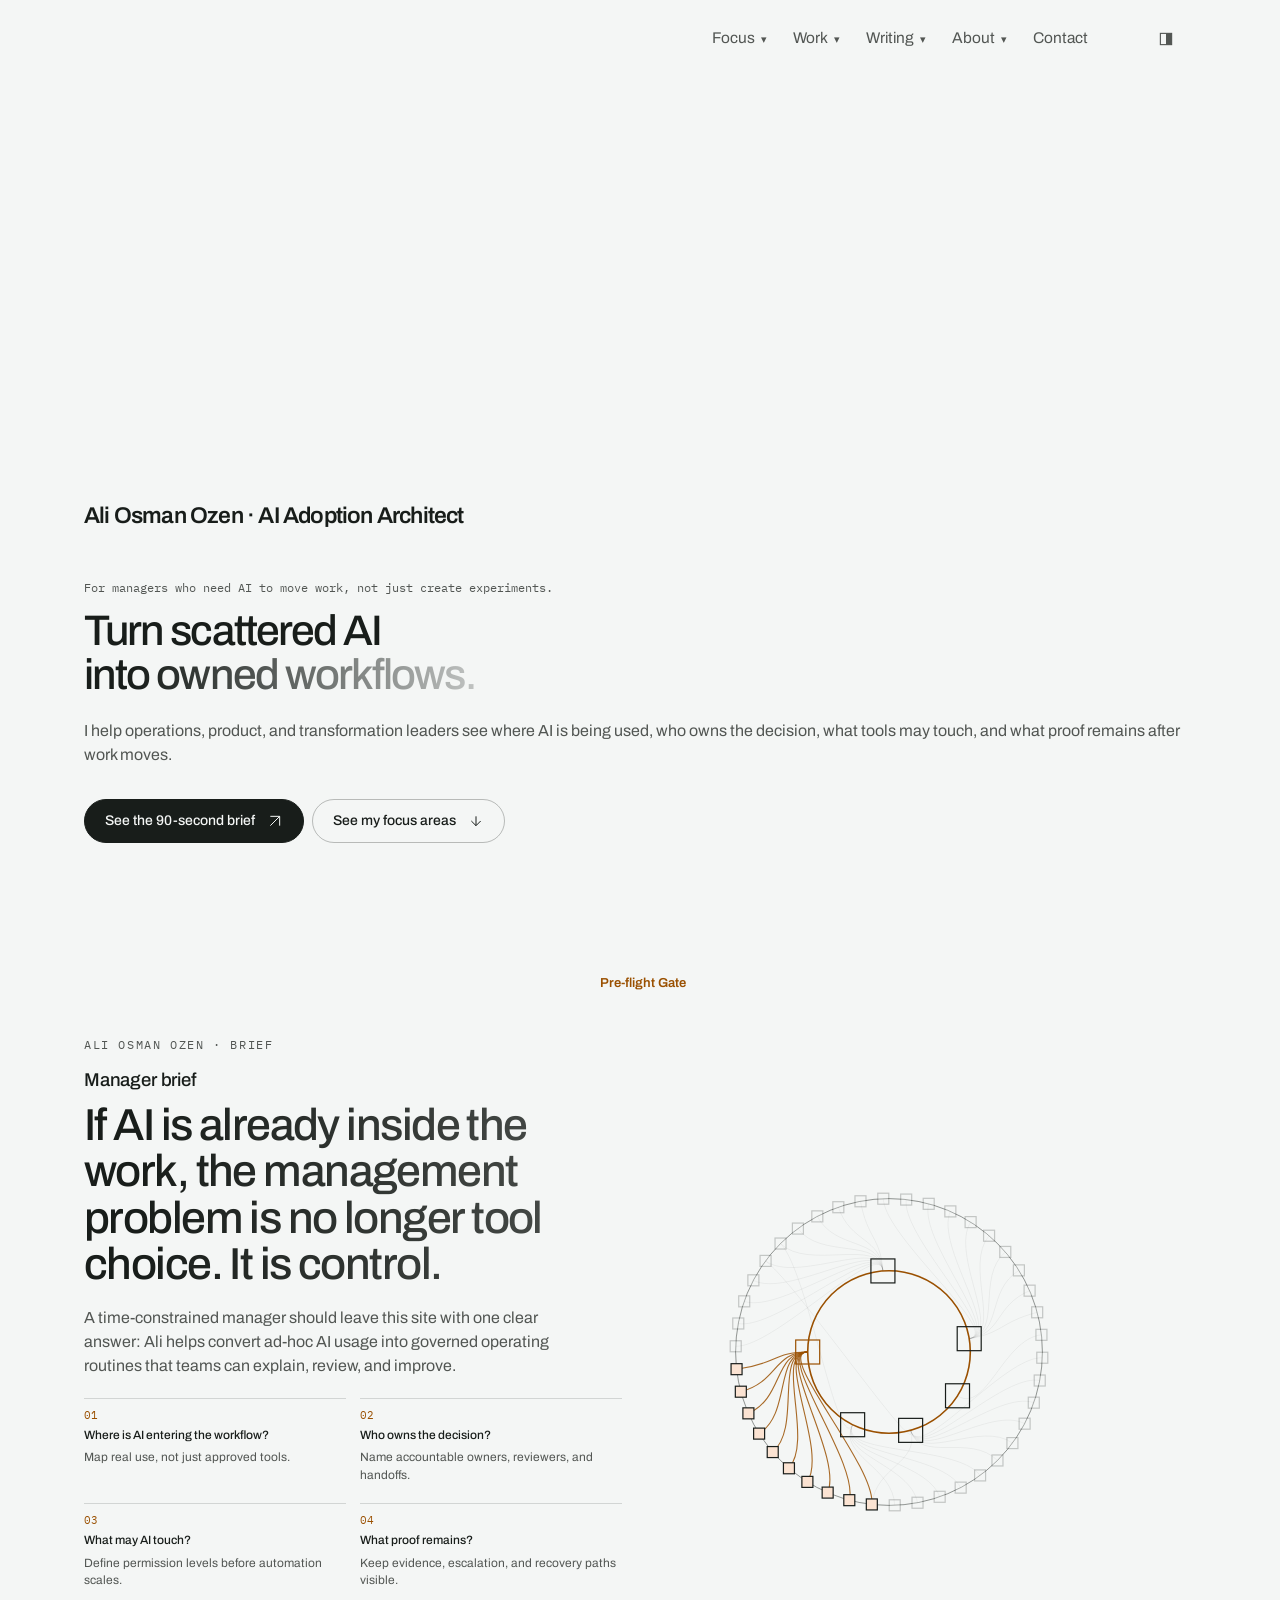
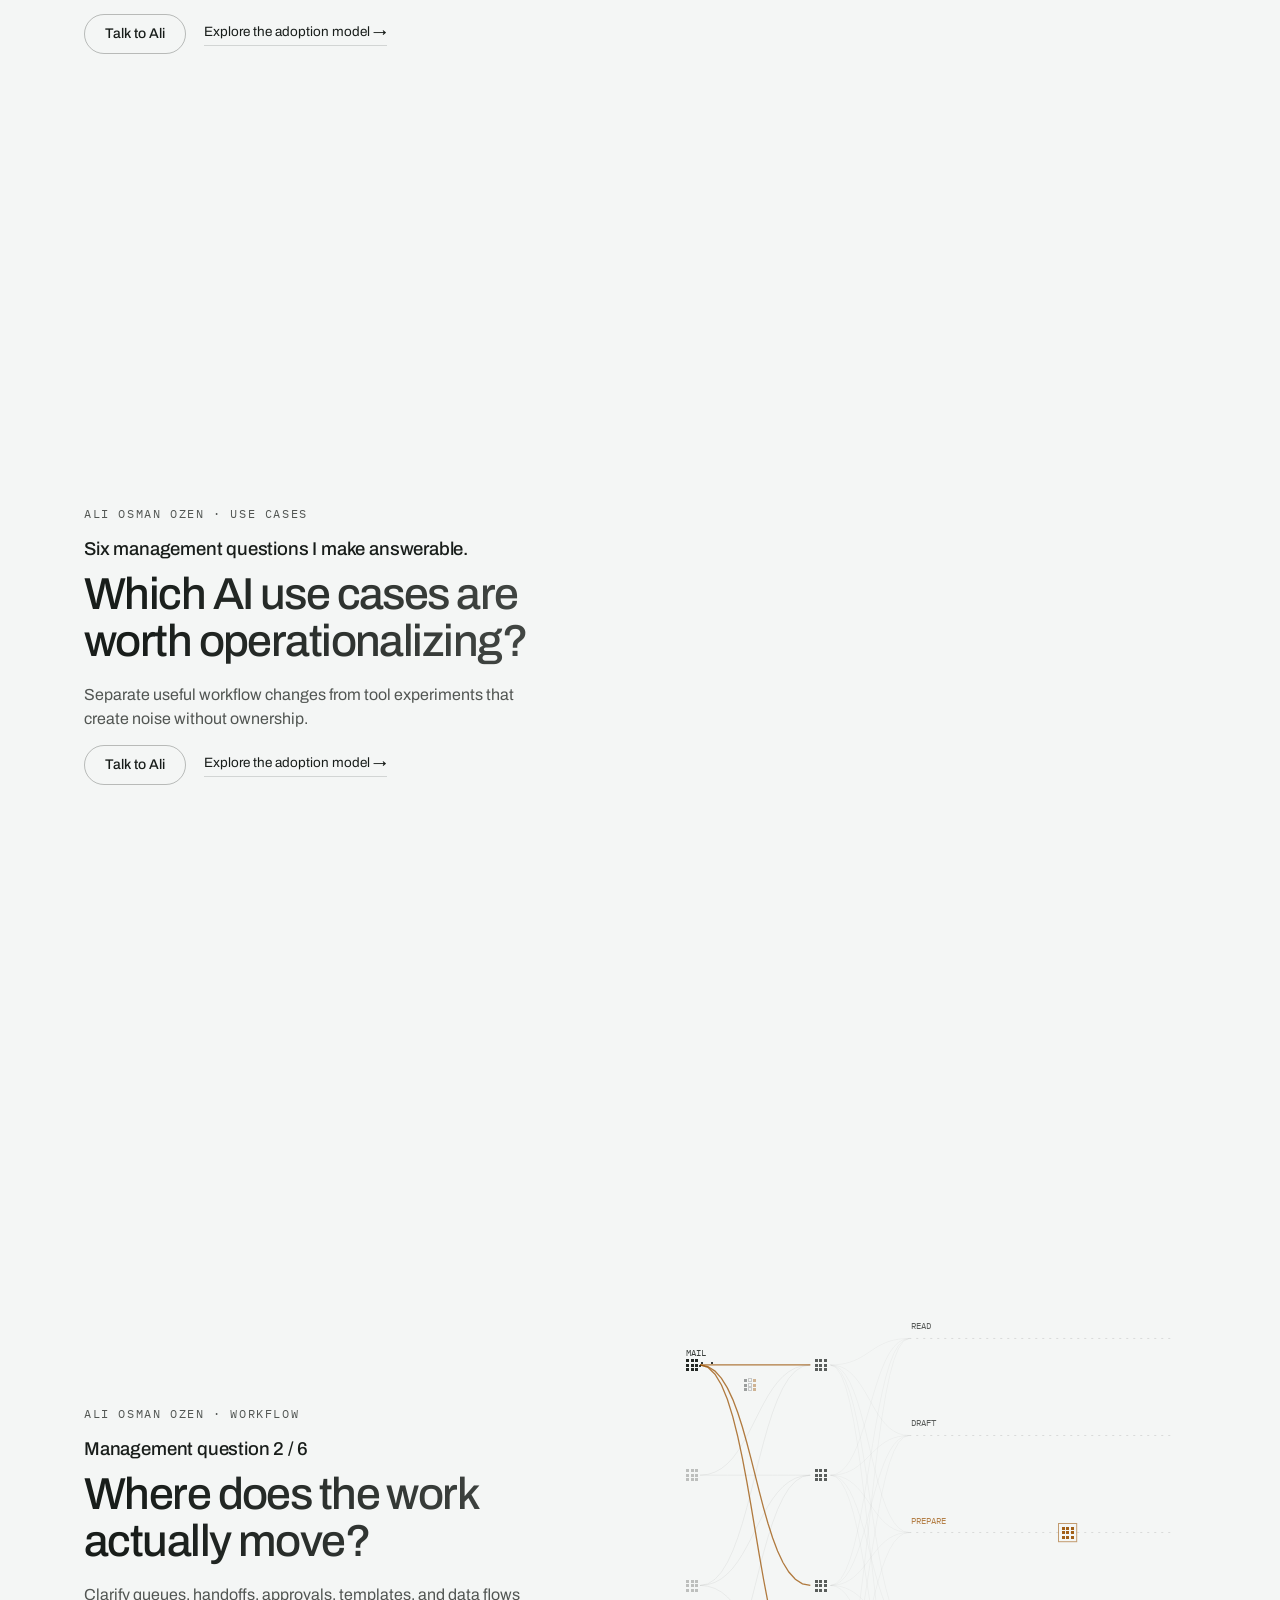
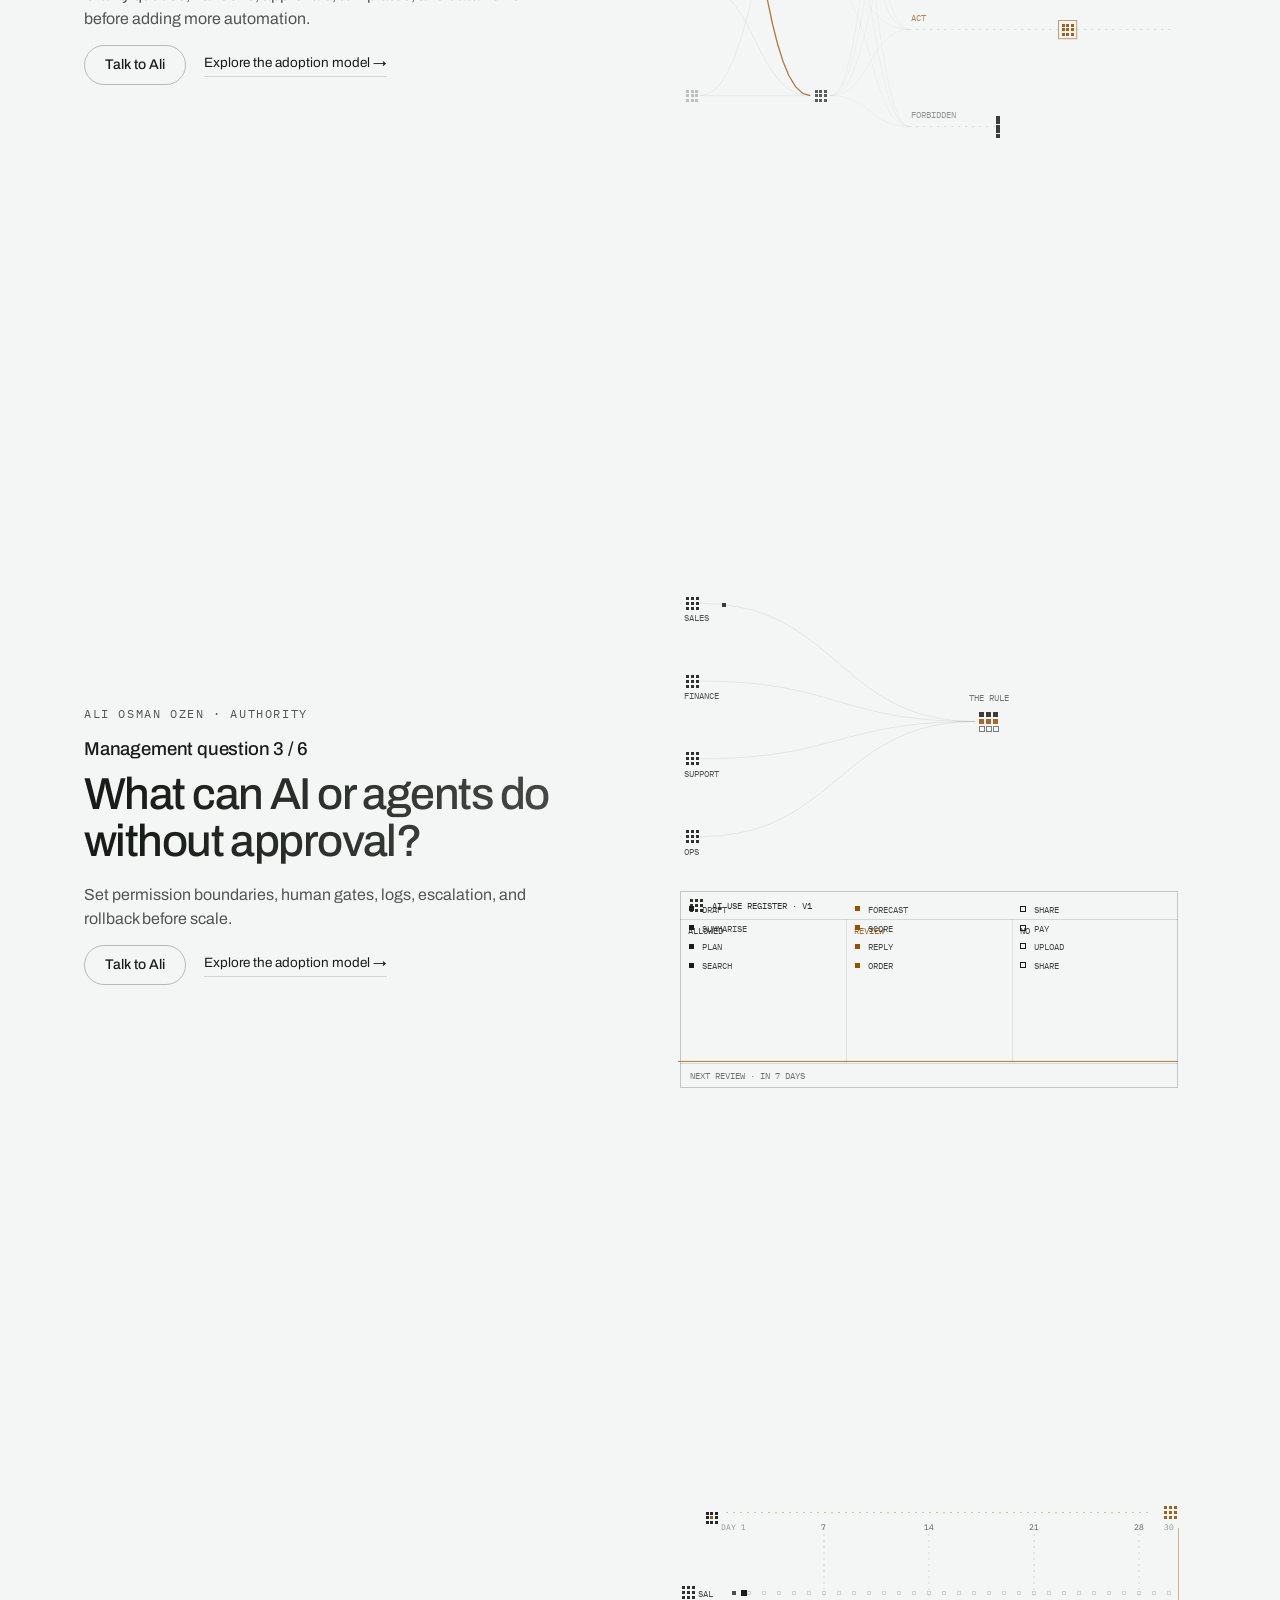
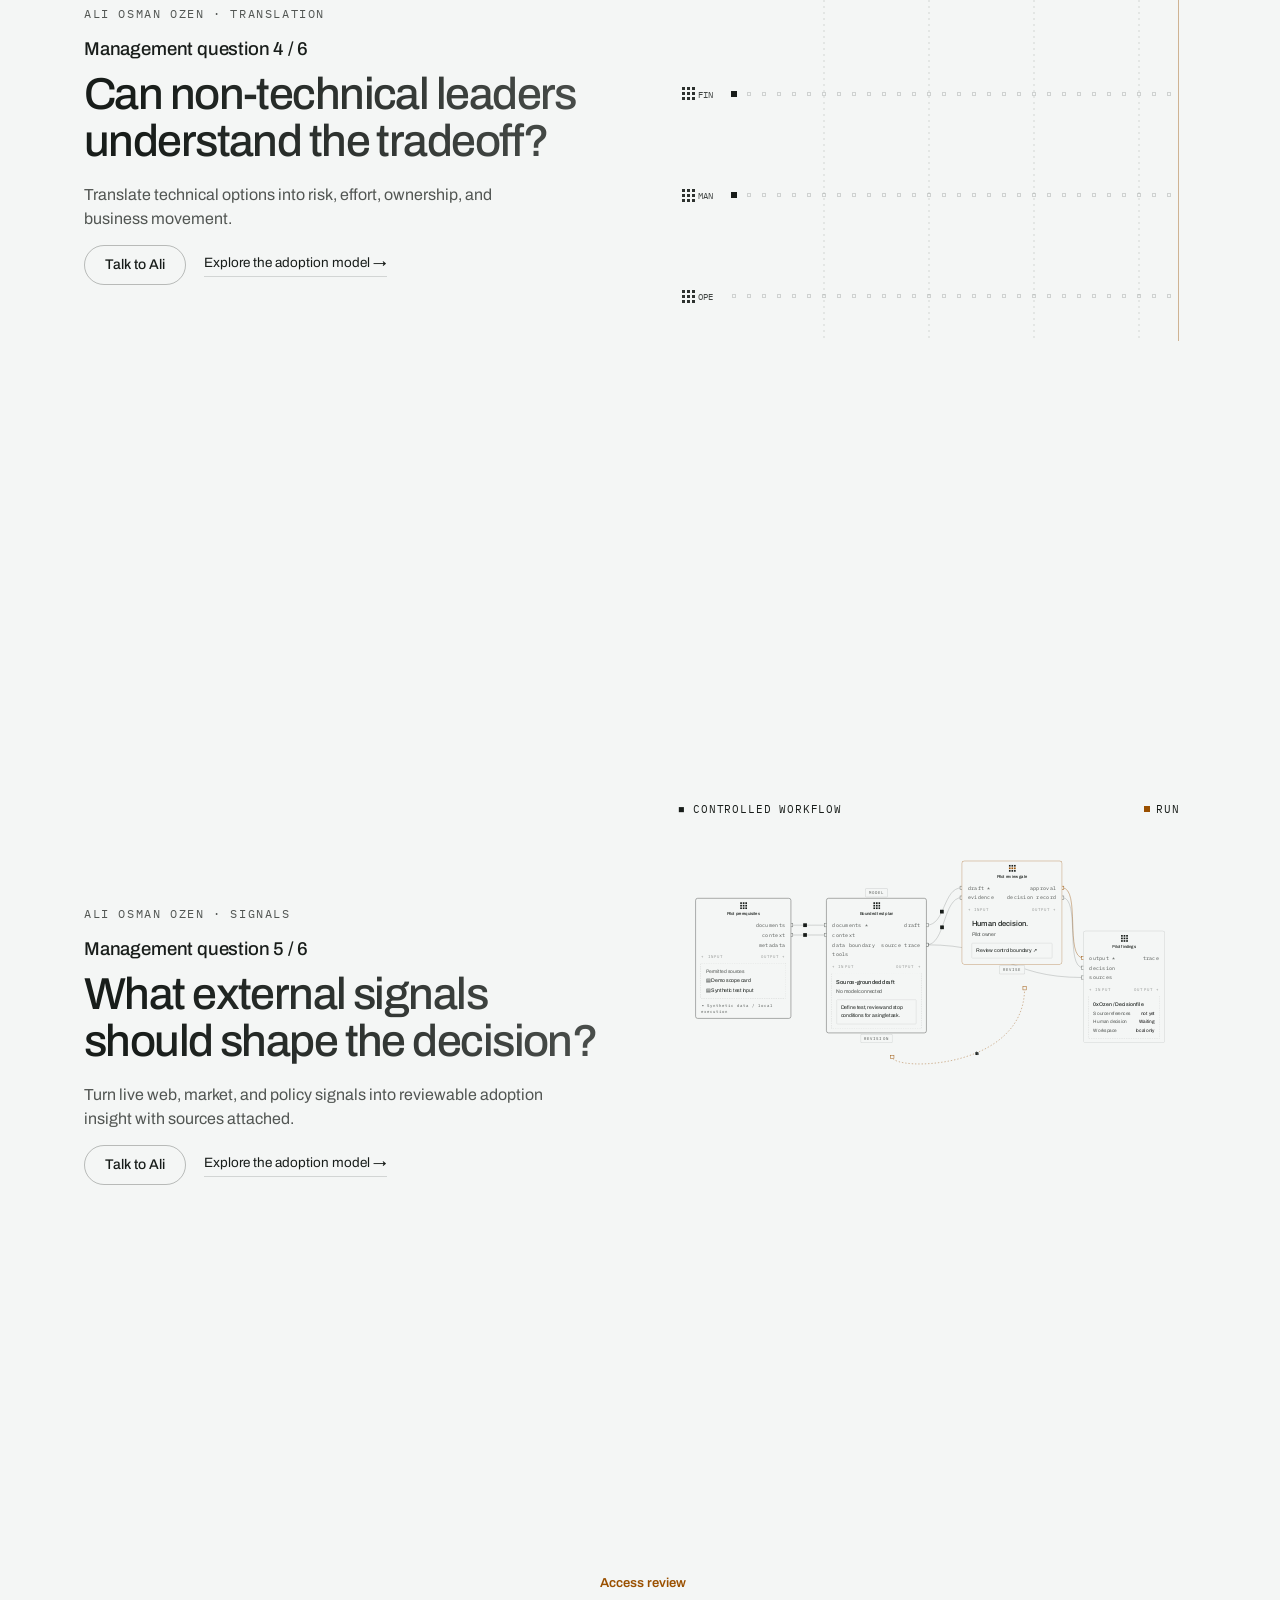
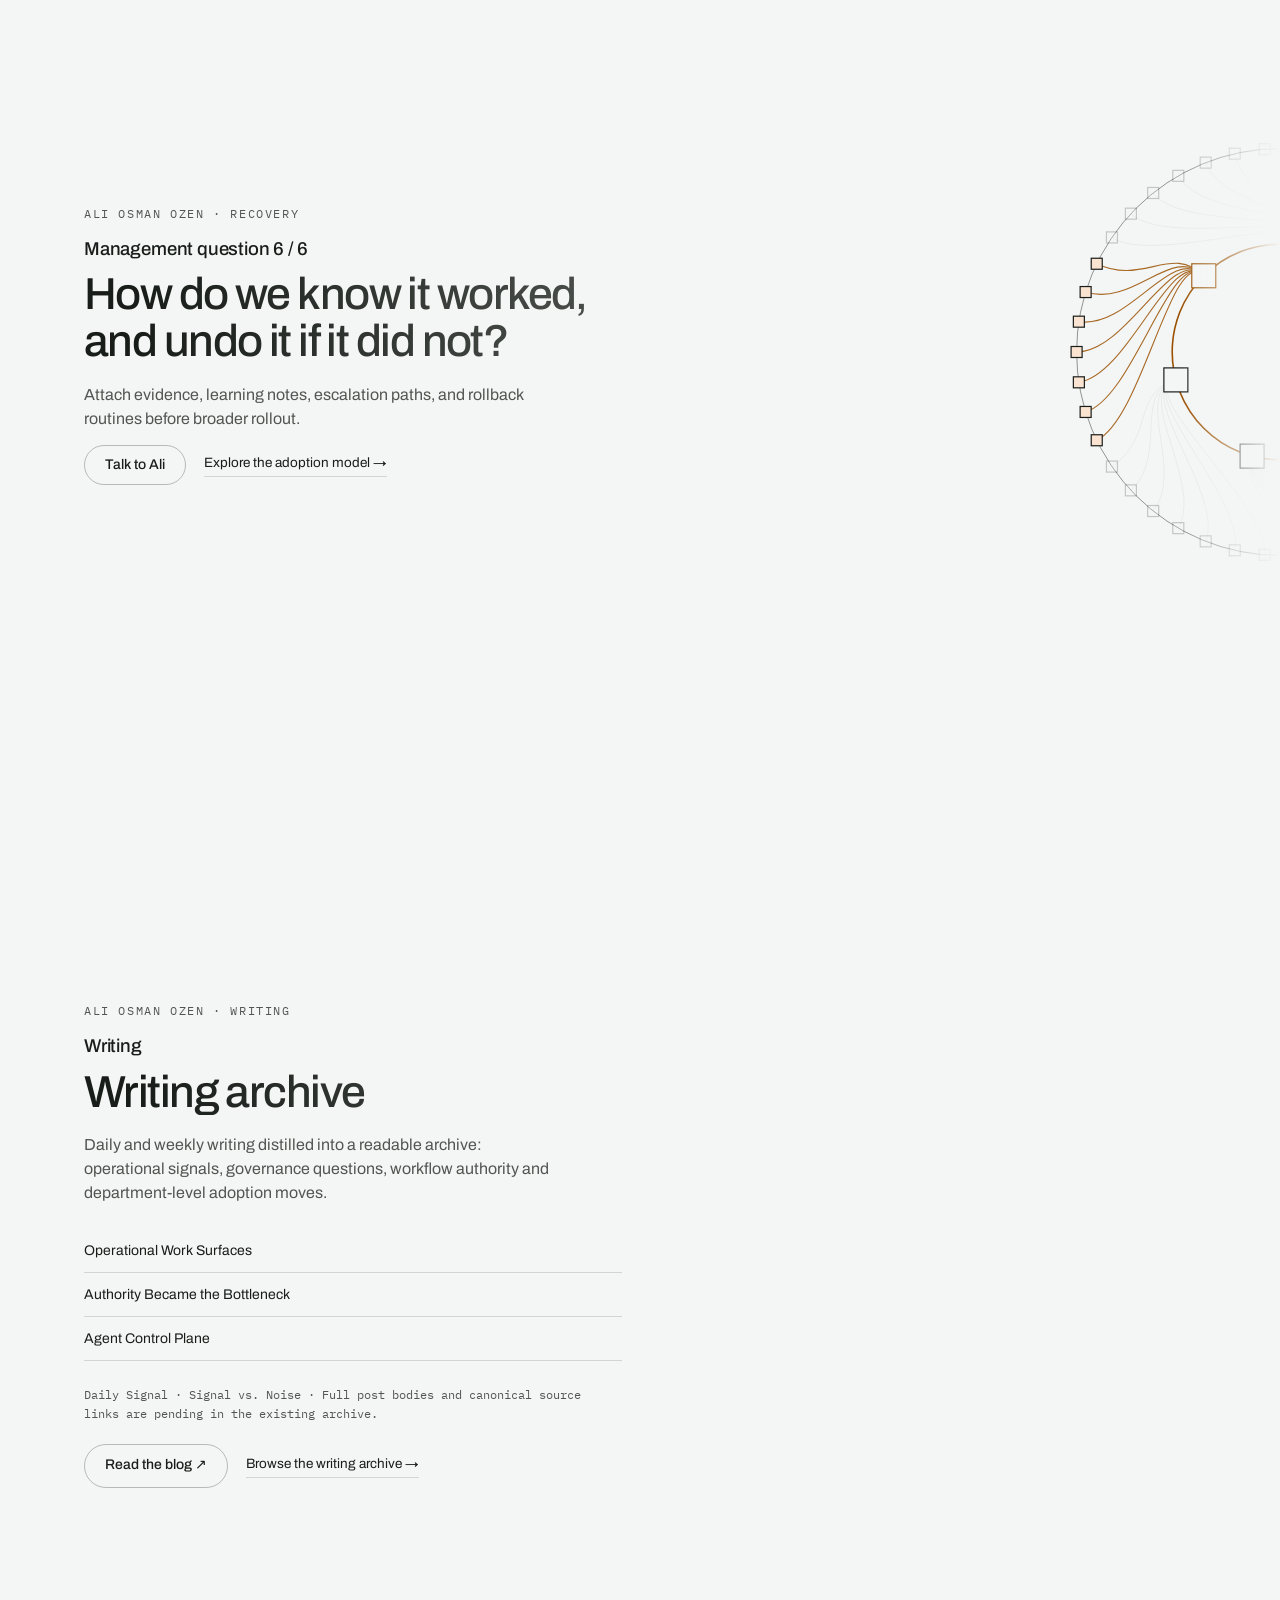
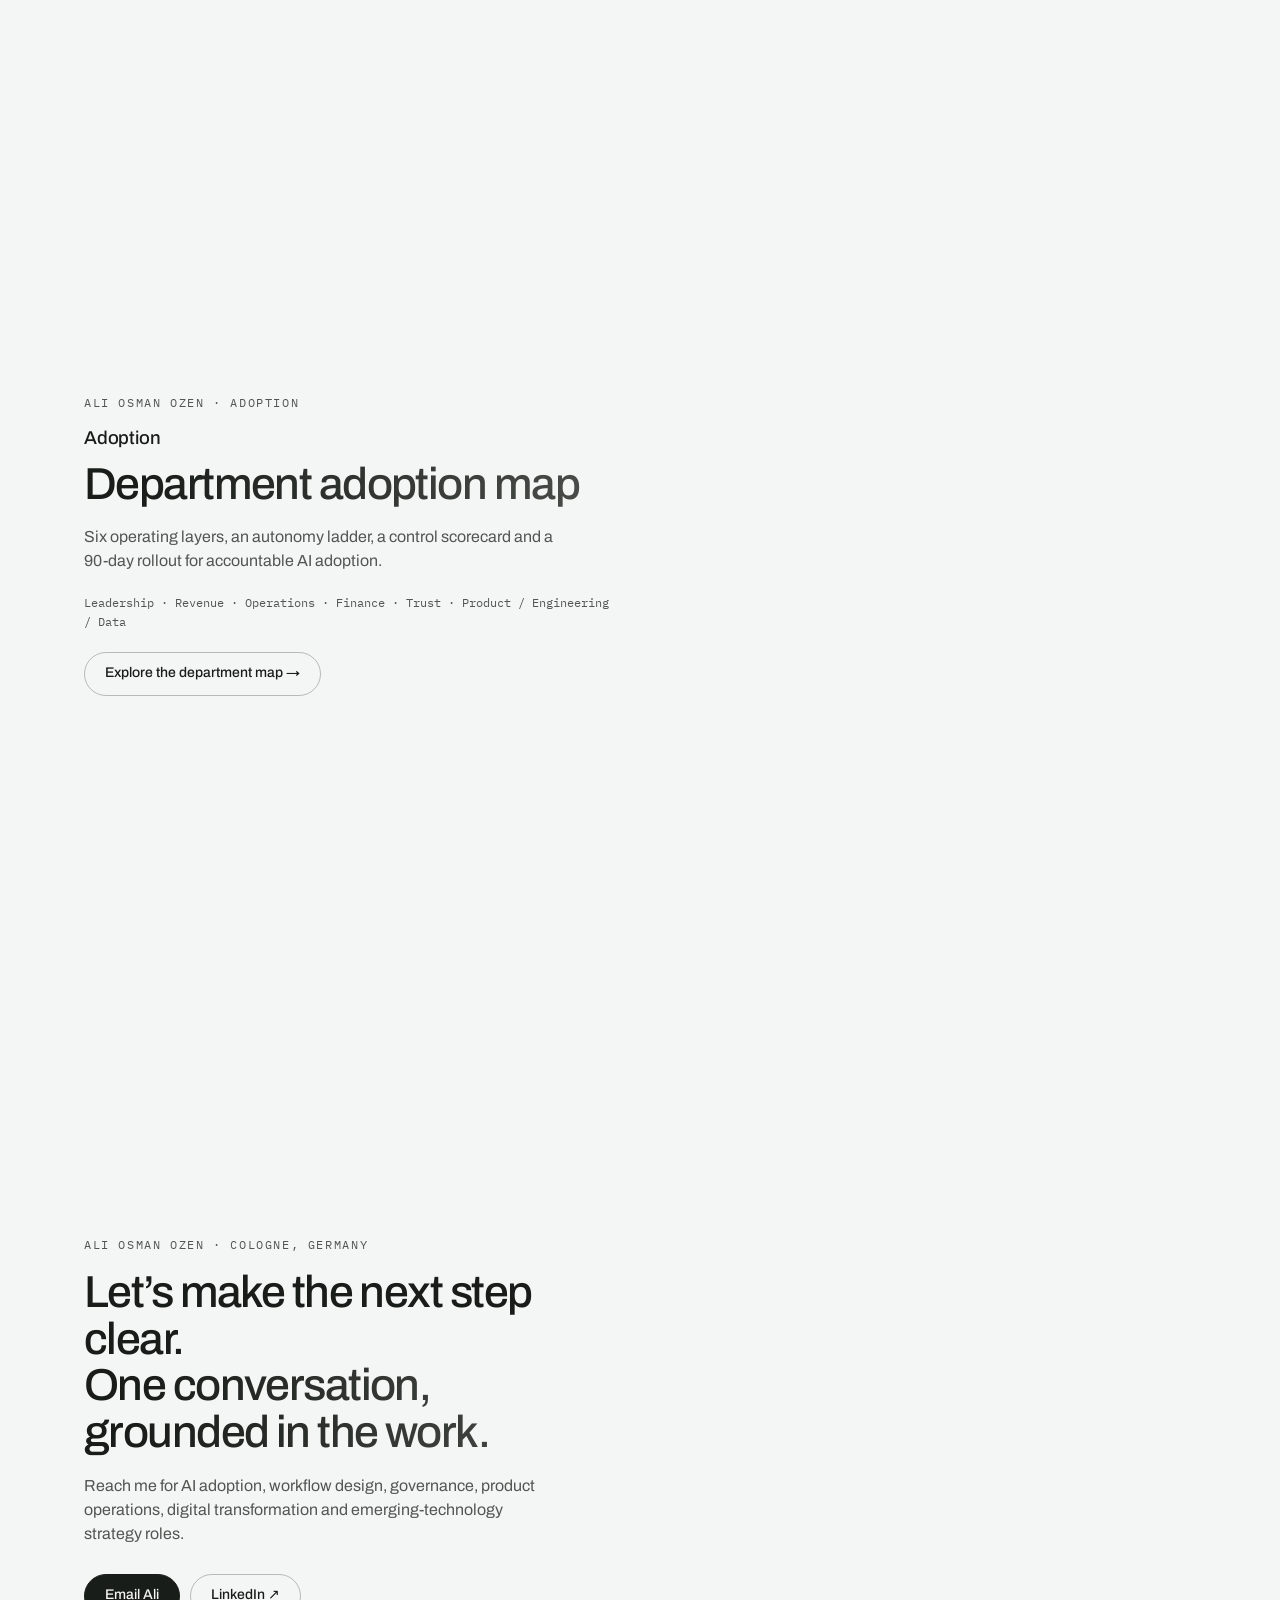
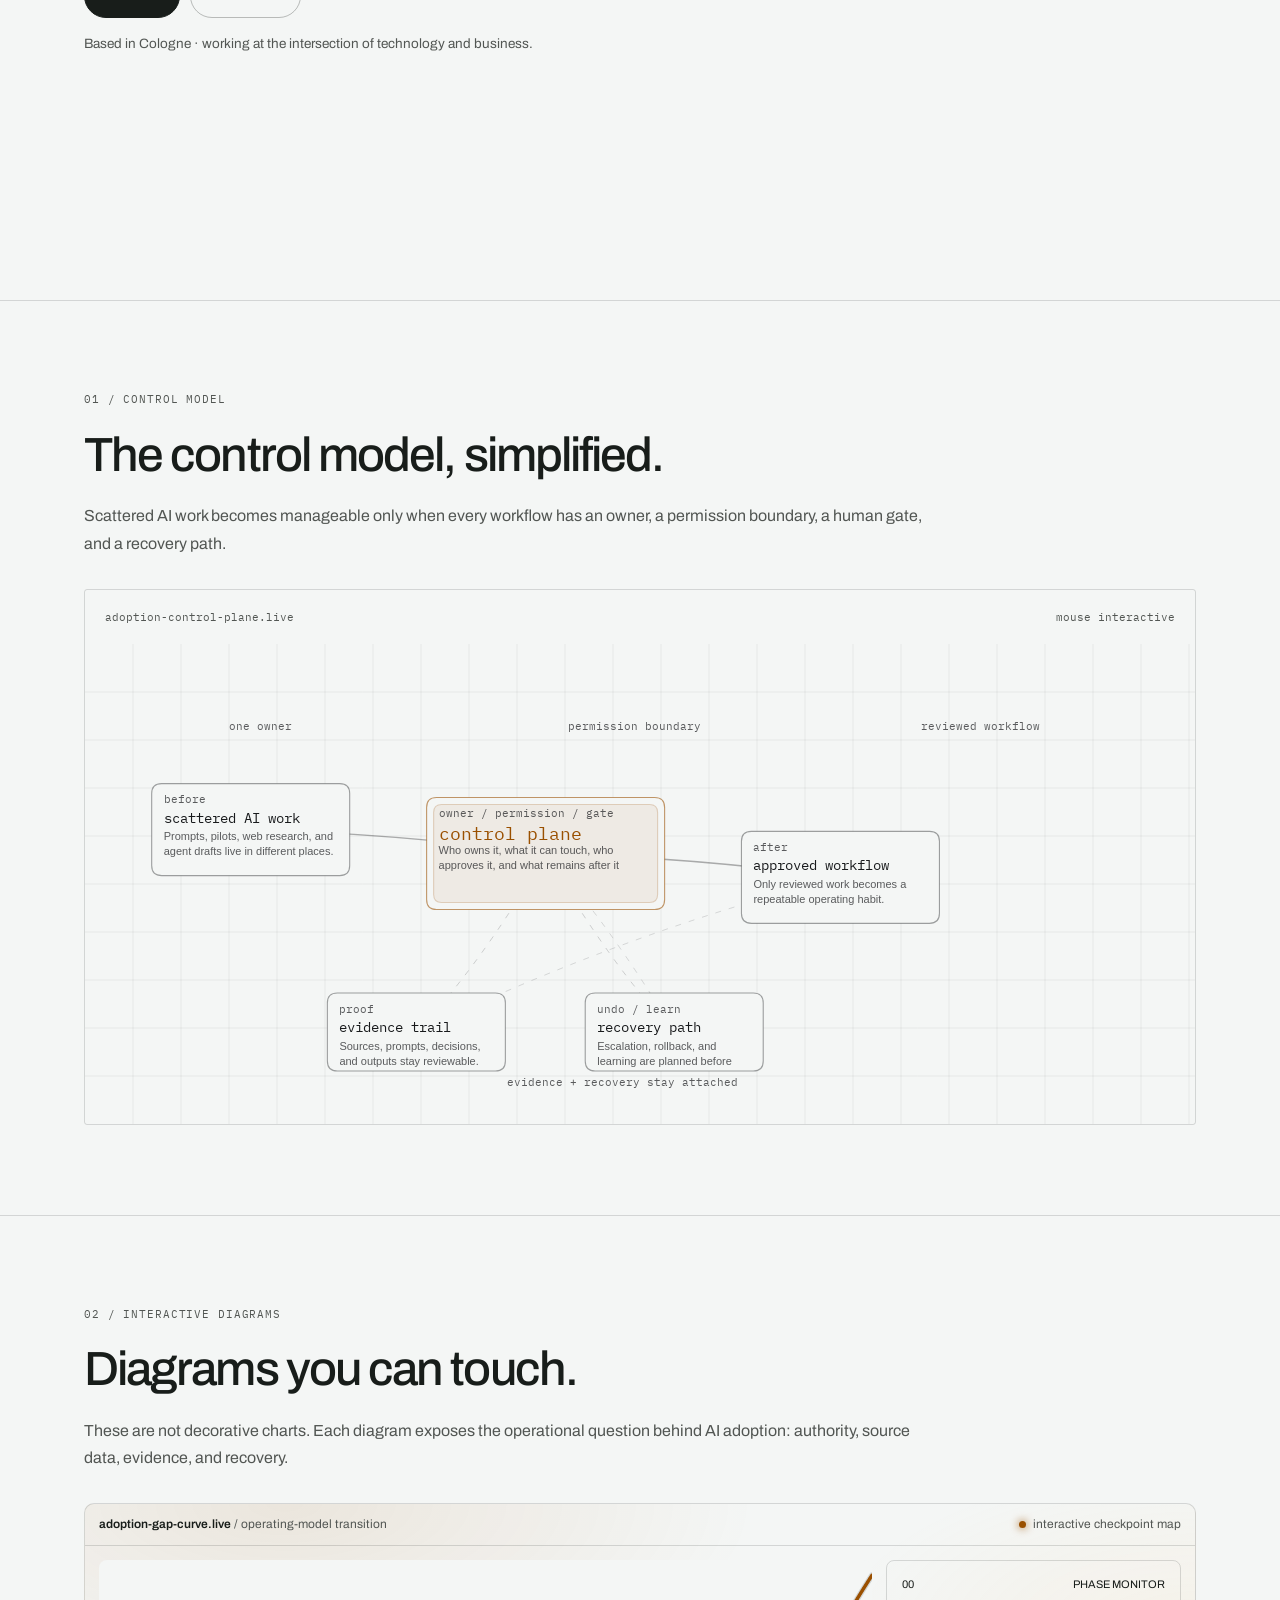
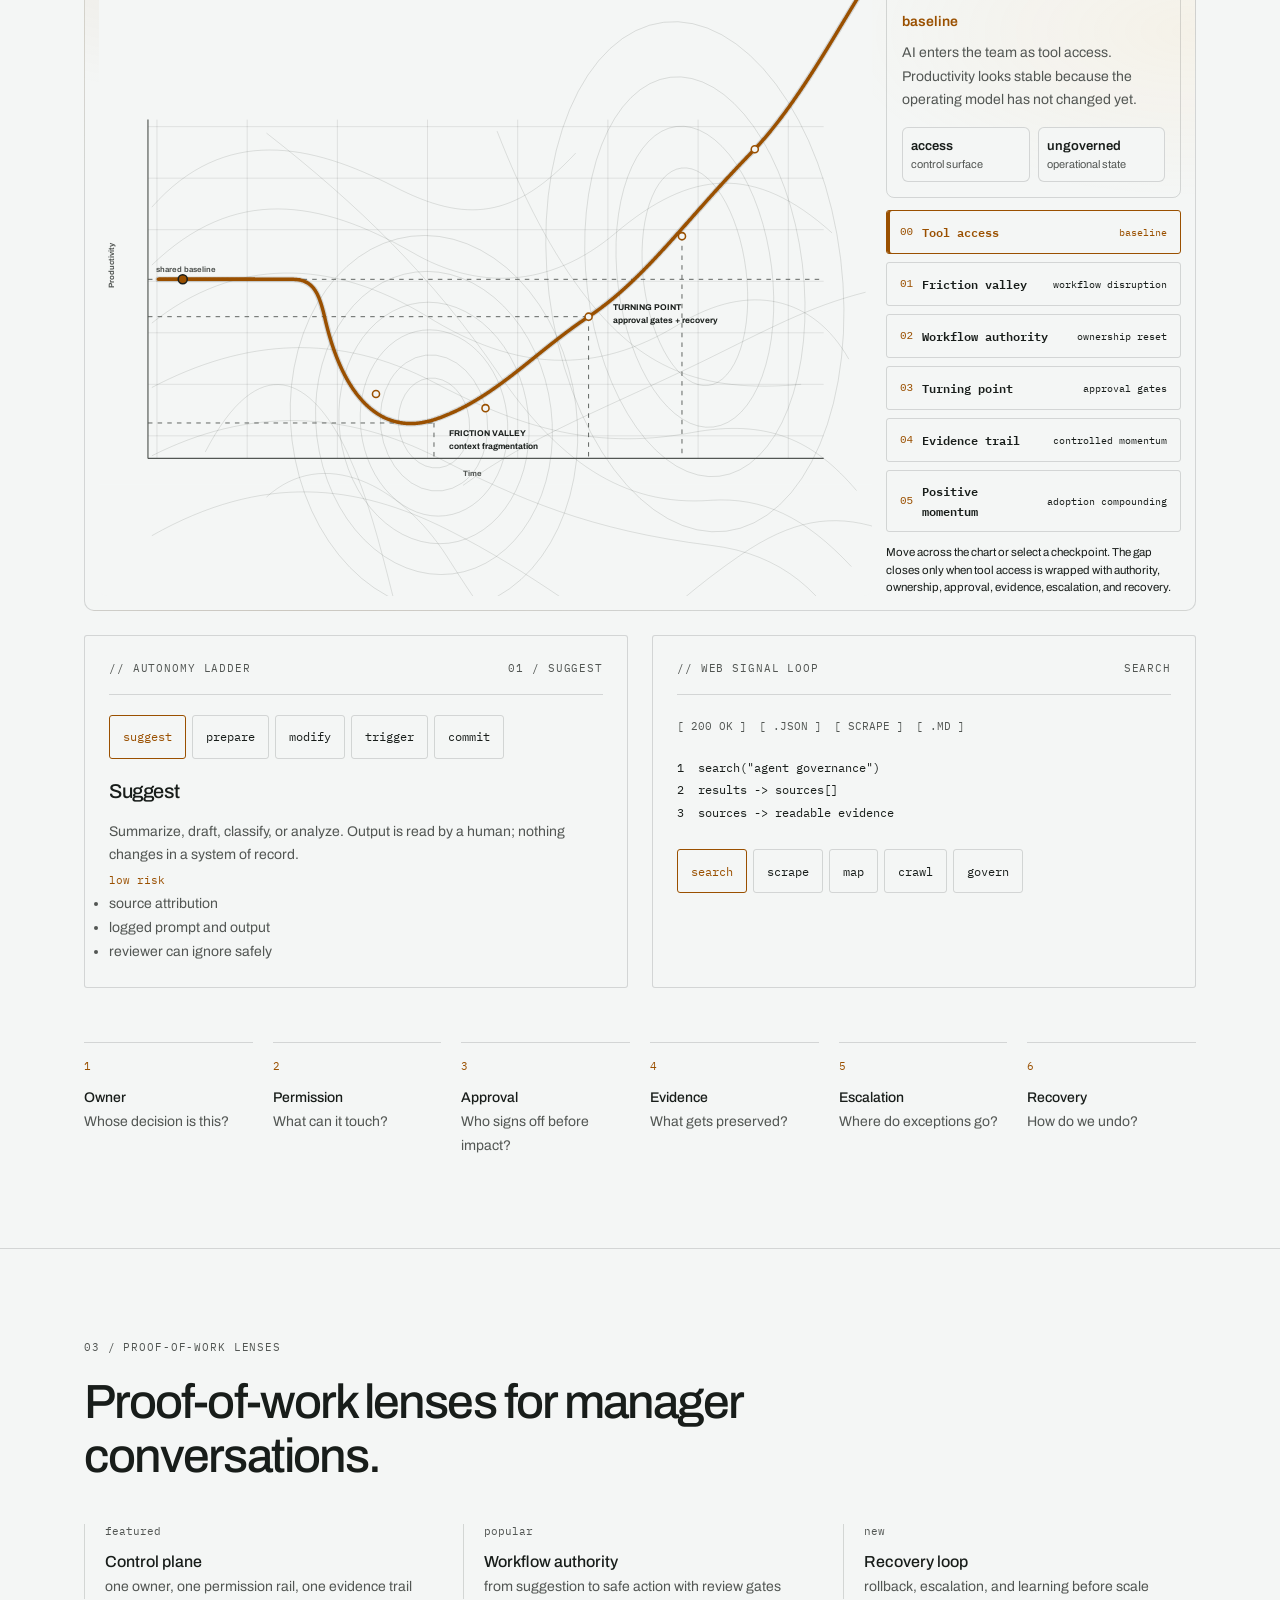
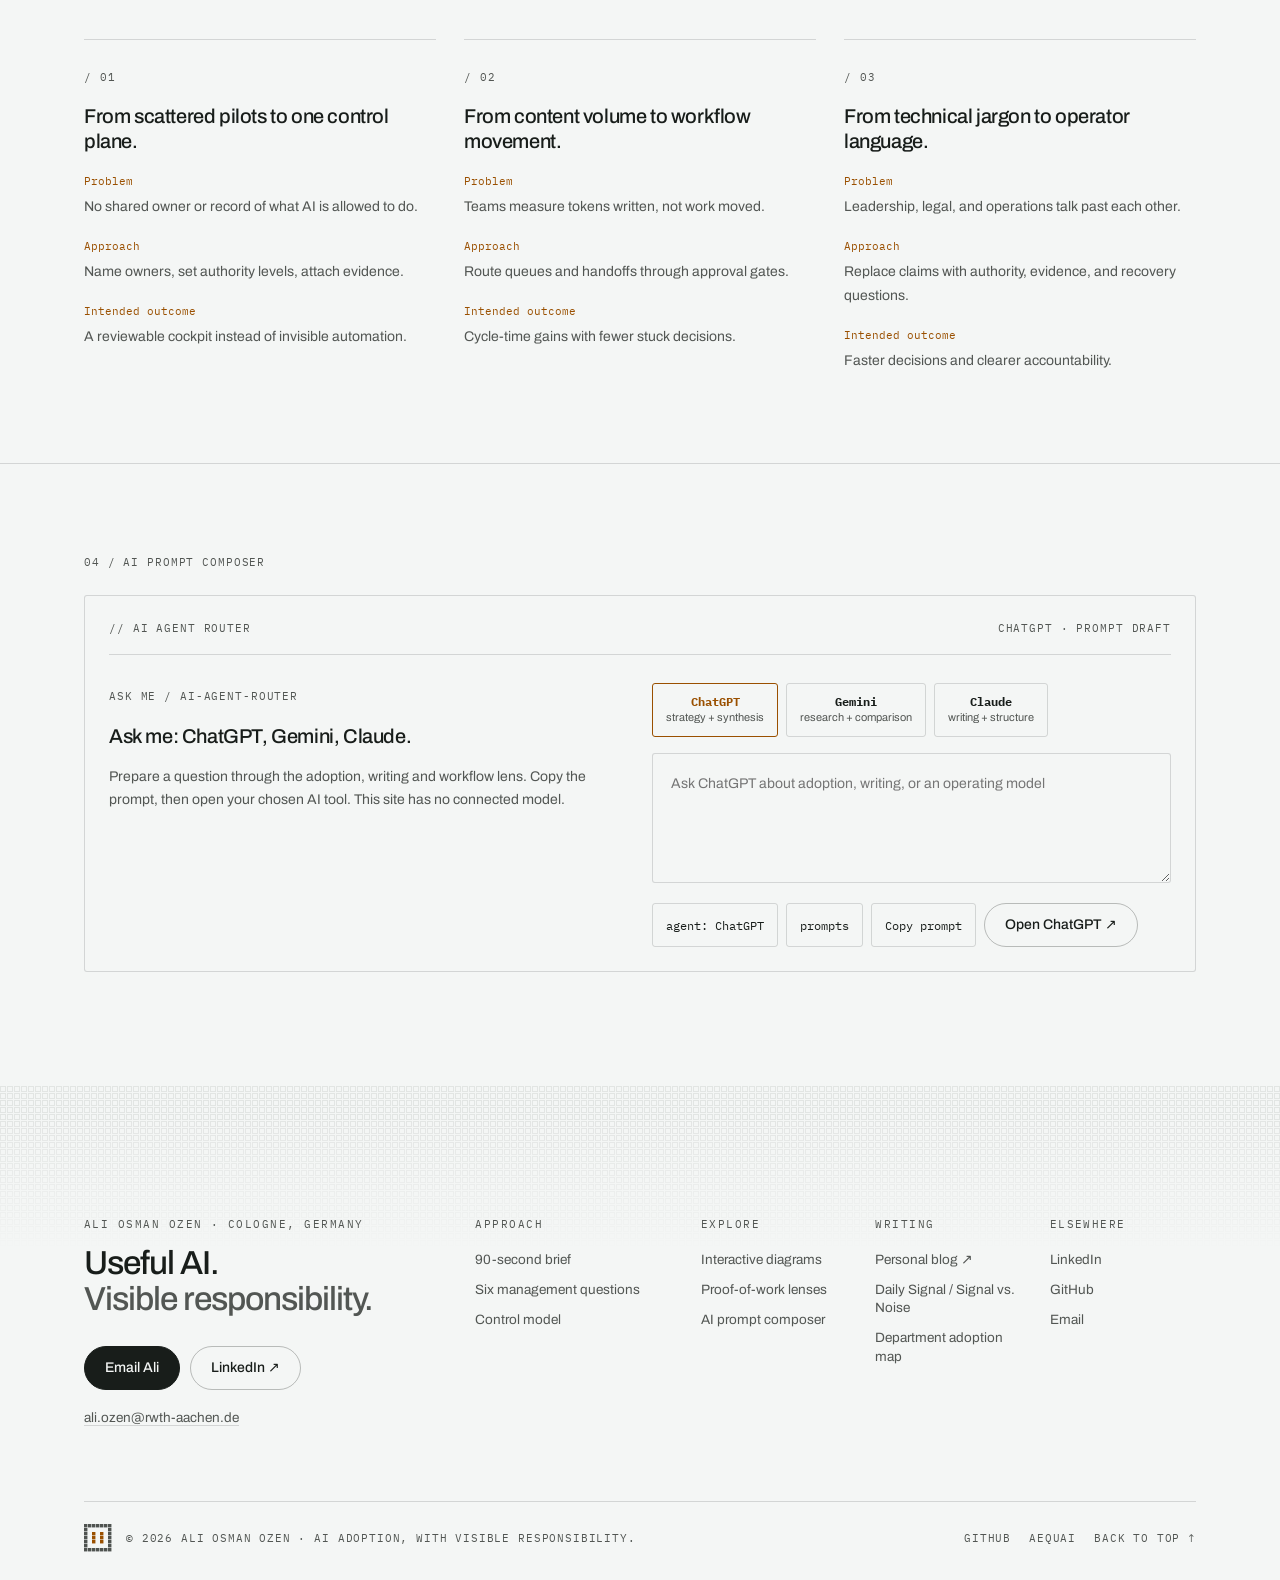
<file: index.html>
<!DOCTYPE html>
<!-- Generated by scripts/build_personal_home.py from the pinned AequAI Film B reference. -->

<html data-theme="light" lang="en">
<head>
<meta charset="utf-8"/>
<meta content="width=device-width,initial-scale=1,viewport-fit=cover" name="viewport"/>
<meta content="index, follow" name="robots"/>
<link href="https://0xozen.github.io/" rel="canonical"/>
<title>Ali Osman Ozen | AI Adoption Architect</title>
<meta content="Ali Osman Ozen, AI Adoption Architect in Cologne. Workflow design, agent governance, practical AI adoption and technology-to-business translation." name="description"/>
<link href="assets/aequai-home/img/aequai-mark.svg" rel="icon" type="image/svg+xml"/>
<link href="https://fonts.googleapis.com" rel="preconnect"/>
<link crossorigin="" href="https://fonts.gstatic.com" rel="preconnect"/>
<link href="https://fonts.googleapis.com/css2?family=Archivo:wght@400;500;600;700&amp;family=IBM+Plex+Mono:wght@400;500&amp;display=swap" rel="stylesheet"/>
<style>
/* DESIGN.md 6A - site sheets into a named layer, declared before the kit's. */
@layer site;
@import url("assets/aequai-home/site.css?v=20260902-lensv2") layer(site);
@import url("assets/aequai-home/demo.css?v=20260902-lensv2") layer(site);
@import url("assets/aequai-home/demo-ext.css?v=20260902-lensv2") layer(site);
@import url("assets/aequai-home/corporate-pages.css?v=20260902-lensv2") layer(site);
@import url("assets/aequai-home/theme-light.css?v=20260902-lensv2") layer(site);
</style>
<script>if(new URLSearchParams(location.search).get("theme")==="light")document.documentElement.dataset.theme="light";</script>
<link href="assets/aequai-home/glass-kit-v3.css?v=3baa8acd9ed6" rel="stylesheet"/>
<style>
/* ==========================================================================
   lv- : lens v2. Geometry and the light correction of gk-graph's dark-first
   literals. Every colour still resolves from the kit token layer.
   Unlayered on purpose (DESIGN.md 6A).
   ========================================================================== */
.lv{
  position:relative; background:var(--gk-bg); color:var(--gk-tx);
  --lv-sans:Geist,Archivo,Urbanist,"Helvetica Neue",Arial,sans-serif;
  font-family:var(--lv-sans);
  -webkit-font-smoothing:antialiased;
  --lv-choice-size:15.5px;
  --lv-rule:1px;
  --lv-mono:"IBM Plex Mono",ui-monospace,SFMono-Regular,Menlo,monospace;
  --lv-head:77px;
  --lv-inset:calc(max(0px, (100vw - 1500px) / 2) + clamp(20px,3.2vw,48px));
  /* the doc register sets a serif display face; a technical drawing is not a
     document, so this direction swaps the one token the register says to swap */
  --gk-display-family:Geist,Archivo,Urbanist,"Helvetica Neue",Arial,sans-serif;
  --gk-mono-family:var(--lv-mono);
}
/* Paint the document canvas and page with the same black, including overscroll. */
html[data-theme="dark"]:has(body.lv){background:rgb(var(--gk-shade-rgb,0 0 0))}
html[data-theme="dark"] body.lv{--gk-bg:rgb(var(--gk-shade-rgb))}
.lv-wrap{ margin:0 auto; padding:0 var(--lv-inset); }
@supports(width:round(nearest, 20px, 7px)){
  .lv{--lv-inset:round(nearest, calc(max(0px, (100vw - 1500px) / 2) + clamp(20px,3.2vw,48px)), 7px)}
}

/* -- the field, at 200px ------------------------------------------------- */
/* Two nested masks rather than one composited one: the parent carries the
   vertical dissolve, the child carries the 7px mesh tile. mask-composite is
   still uneven across engines and its failure mode here is an un-faded grid
   running into the headline, so the fade gets its own element. */
.lv-plate{
  position:absolute; inset:0 0 auto; height:192px;
  z-index:1; pointer-events:none; overflow:hidden; color:rgb(var(--gk-ink-rgb));
  -webkit-mask-image:linear-gradient(to bottom, #000 35%, transparent 100%);
  mask-image:linear-gradient(to bottom, #000 35%, transparent 100%);
}
/* the mesh: every cell a 1px outline at .062, tiled at the measured 7px pitch */
.lv-plate__mesh{
  position:absolute; inset:0;
  background:rgb(var(--gk-ink-rgb) / .058);
  --lv-tile:url("data:image/svg+xml;utf8,<svg xmlns='http://www.w3.org/2000/svg' width='7' height='7'><rect x='0.5' y='0.5' width='5' height='5' fill='none' stroke='black' stroke-width='1'/></svg>");
  -webkit-mask-image:var(--lv-tile); mask-image:var(--lv-tile);
  -webkit-mask-size:7px 7px; mask-size:7px 7px;
  -webkit-mask-repeat:repeat; mask-repeat:repeat;
}
.lv-plate svg{ position:absolute; inset:0; display:block; width:100%; height:192px }
.lv-plate rect{ fill:currentColor; shape-rendering:crispEdges }
/* the burning cells: accent, not a brighter grey */
.lv-plate .lv-burn{ fill:var(--gk-a) }

/* -- the field, at 32px : the mark ---------------------------------------- */
.lv-mk{ width:26px; height:26px; display:block; flex:none; overflow:visible }
.lv-mk rect{ fill:currentColor }

/* the one animation on the page: the mark assembling out of its own field,
   once, then never again. Everything else here is still. */
@media (prefers-reduced-motion: no-preference){
  .lv-mk rect{ animation:lv-seat .5s var(--gk-ease,cubic-bezier(.2,.7,.3,1)) both;
    animation-delay:var(--d,0s) }
  /* about one in seven squares burns: up fast, down slow, each on its own clock so
     the field never pulses in unison */
  .lv-plate .lv-burn{ animation:lv-burn 5.5s var(--gk-ease,cubic-bezier(.2,.7,.3,1)) infinite;
    animation-delay:var(--d,0s) }
}
@keyframes lv-seat{ from{ opacity:0; scale:.2 } to{ opacity:1; scale:1 } }
@keyframes lv-burn{
  0%{ opacity:var(--a,.05) } 7%{ opacity:.42 } 30%{ opacity:calc(var(--a,.05) * 2) }
  62%,100%{ opacity:var(--a,.05) } }
.lv-mk rect{ transform-box:fill-box; transform-origin:center }

/* The logo uses only interiors of the existing 7px background mesh. */
.lv-field-logo{transform:translate(var(--lv-inset),14px);
  --lv-logo-rest:.30;--lv-logo-bright:.72;--lv-logo-amber-on:.65;--lv-logo-amber-off:.05}
.lv-logo-cutout{x:var(--lv-inset)}
.lv-plate .lv-field-mark{fill:var(--gk-tx);opacity:var(--lv-logo-bright)}
.lv-plate .lv-field-mark--inner{fill:var(--gk-a);opacity:var(--lv-logo-amber-on)}
.lv-logo-motion{position:absolute;left:var(--lv-inset);top:14px;width:49px;height:49px;
  z-index:21;padding:0;border:0;background:transparent;cursor:pointer}
.lv-logo-motion:focus-visible{outline:1px solid var(--gk-tx);outline-offset:4px}
.lv:has(.lv-logo-motion[aria-pressed="true"]) .lv-field-mark{animation-play-state:paused}
@media(prefers-reduced-motion:no-preference){
  .lv-plate .lv-field-mark{animation:lv-field-shade var(--lv-pulse) linear infinite;
    animation-delay:var(--d)}
  .lv-plate .lv-field-mark--inner{animation-name:lv-field-amber;
    animation-duration:calc(var(--lv-pulse) + 14s)}
}
@keyframes lv-field-shade{
  0%,22%,60%,82%,100%{opacity:var(--lv-logo-rest)}
  8%,67%{opacity:var(--lv-logo-bright)}
}
/* Amber stays lit, with short, independently timed dips. */
@keyframes lv-field-amber{
  0%,76%,84%,100%{opacity:var(--lv-logo-amber-on)}
  78%,81%{opacity:var(--lv-logo-amber-off)}
}

/* -- header --------------------------------------------------------------- */
.lv-head{ position:relative; z-index:20; display:flex; align-items:center;
  gap:clamp(14px,3vw,40px); min-height:var(--lv-head,68px) }
.lv-logo{ display:inline-flex; align-items:center; gap:10px; min-height:var(--gk-tap);
  font-weight:600; letter-spacing:-.022em; font-size:16px; color:var(--gk-tx);
  text-decoration:none }
.lv-nav{ display:flex; gap:2px; margin-left:auto }
.lv-nav a{ display:inline-flex; align-items:center; min-height:var(--gk-tap);
  padding:0 12px; text-decoration:none; color:var(--gk-tx-2);
  font-family:var(--lv-mono); font-size:12px; letter-spacing:.06em;
  text-transform:uppercase }
.lv-nav a:hover{ color:var(--gk-tx) }
@media(max-width:960px){ .lv-nav{ display:none } }
.lv-cta{ flex:none; margin-left:auto; display:inline-flex; align-items:center;
  min-height:49px; padding:0 18px; border-radius:var(--gk-r-sm);
  background:rgb(var(--gk-ink-rgb)); color:var(--gk-bg); font-size:13.5px;
  font-weight:600; text-decoration:none; white-space:nowrap }
@media(min-width:961px){ .lv-cta{ margin-left:22px } }

</style>
<link href="assets/aequai-home/lens-menu.css?v=20260913-font2" rel="stylesheet"/>
<link href="assets/aequai-home/index-e.css?v=d410e4012303" rel="stylesheet"/>
<link href="assets/aequai-home/motion/motion.css?v=2c48e9e38ecc" rel="stylesheet"/>
<style>
.track{color-scheme:dark;--bg:#000;--tx:#f2f2f3;--tx2:#a6a6aa;--tx3:#6c6c70;--line:rgba(255,255,255,.09);--line2:rgba(255,255,255,.18);--accent:#ff8a3d; --sans:Geist,Archivo,Urbanist,"Helvetica Neue",Arial,sans-serif;--mono:"IBM Plex Mono",ui-monospace,SFMono-Regular,Menlo,monospace; --inset:clamp(20px,3.2vw,48px);--ease-out:cubic-bezier(.23,1,.32,1);position:relative;height:100svh;color:var(--tx);font:15px/1.5 var(--sans);-webkit-font-smoothing:antialiased}
.track{
*{box-sizing:border-box}
a{color:inherit}
.stage{position:sticky;top:0;height:100svh;overflow:hidden;background:var(--bg)}
.plate,.particles{position:absolute;inset:0;width:100%;height:100%;display:block}
.labels{position:absolute;inset:0;pointer-events:none}
.lbl{position:absolute;font:10.5px/1.25 var(--mono);letter-spacing:.1em;text-transform:uppercase;color:var(--tx3);opacity:0;white-space:nowrap}
.lbl b{color:var(--tx2);font-weight:500}.lbl em{font-style:normal;color:var(--acc)}
.lbl i{display:inline-block;width:6px;height:6px;margin-right:7px;vertical-align:1px;background:currentColor}
.lbl.lockup{font:600 clamp(40px,5vw,72px)/1 var(--sans);letter-spacing:-.03em;text-transform:none;color:var(--tx)}
.frame i{position:absolute;width:14px;height:14px;border:0 solid var(--line2)}
.frame i:nth-child(1){left:14px;top:14px;border-width:1px 0 0 1px}.frame i:nth-child(2){right:14px;top:14px;border-width:1px 1px 0 0}
.frame i:nth-child(3){left:14px;bottom:14px;border-width:0 0 1px 1px}.frame i:nth-child(4){right:14px;bottom:14px;border-width:0 1px 1px 0}
.chrome-top{position:absolute;inset:0 0 auto 0;display:flex;justify-content:space-between;align-items:flex-start;gap:20px;padding:26px var(--inset) 0;font:10.5px/1 var(--mono);letter-spacing:.12em;text-transform:uppercase;color:var(--tx3);pointer-events:none}
.chrome-top p{margin:0}
.brand{display:flex;align-items:center;gap:14px}.brand-gap{width:49px;height:1px}
.brand b{font:600 13px var(--sans);letter-spacing:0;text-transform:none;color:var(--tx)}
.back{pointer-events:auto;text-decoration:none}.back:hover{color:var(--tx)}
html.embed .back{display:none}
.variants{display:flex;gap:2px;pointer-events:auto}
.variants a{padding:6px 9px;text-decoration:none;border:1px solid transparent;color:var(--tx3)}
.variants a[aria-current=true]{color:var(--tx);border-color:var(--line2)}.variants a:hover{color:var(--tx)}
.fig{padding-top:4px}.fig b{color:var(--tx);font-weight:500}
.copy{position:absolute;left:var(--inset);bottom:clamp(128px,17vh,168px);width:min(520px,calc(100% - 2*var(--inset)))}
.chapter{position:absolute;left:0;bottom:0;width:100%;visibility:hidden}
.chapter.show{visibility:visible}
.line{display:block;overflow:hidden;padding-bottom:.06em;margin-bottom:-.06em}
.line>span{display:inline-block;will-change:transform}
.chapter:not(:first-child) .line>span{transform:translateY(108%)}.chapter:not(:first-child) :is(.meta,.body,.stats,.sig,.hint){opacity:0}
.sig{font-weight:600;font-size:19px;letter-spacing:-.01em;margin:0 0 18px}
h1,h2{font-weight:500;letter-spacing:-.035em;line-height:1.04;margin:0}
h1{font-size:clamp(34px,4.4vw,56px)}h2{font-size:clamp(28px,3.2vw,42px)}
.muted{background:linear-gradient(90deg,var(--tx) 10%,var(--tx3) 110%);-webkit-background-clip:text;background-clip:text;color:transparent}
.body{color:var(--tx2);margin:18px 0 0;max-width:420px}
.meta{font:10.5px var(--mono);letter-spacing:.14em;text-transform:uppercase;color:var(--acc);margin:0 0 16px}
.hint,.stats{font:10.5px var(--mono);letter-spacing:.12em;text-transform:uppercase;color:var(--tx3);margin:18px 0 0}
.stats{border-top:1px solid var(--line);padding-top:12px;font-variant-numeric:tabular-nums}
.stats b{color:var(--acc);font-weight:500}
/* number line: chapters as ticks, progress as a filled line and a percentage */
.chrome-bottom{position:absolute;inset:auto 0 0 0;padding:0 var(--inset) 24px;font:10.5px/1 var(--mono);letter-spacing:.12em;text-transform:uppercase;color:var(--tx3)}
.nl{position:relative;height:44px;margin:0 56px 16px 0;opacity:0;transform:translateY(14px);pointer-events:none;transition:opacity .6s var(--ease-out),transform .6s var(--ease-out)}
.nl.on{opacity:1;transform:none;pointer-events:auto}
.nl-track{position:absolute;left:0;right:0;top:9px;height:1px;background:var(--line)}
.nl-track b{position:absolute;inset:0;background:var(--acc);transform-origin:left;transform:scaleX(0);transition:transform 1.2s cubic-bezier(.65,0,.35,1)}
.nl-ticks{list-style:none;margin:0;padding:0;position:absolute;inset:0}
.nl-ticks li{position:absolute;top:0;transform:translateX(-50%)}
.nl-ticks li:first-child{transform:none}.nl-ticks li:last-child{transform:translateX(-100%)}
.nl-ticks button{all:unset;cursor:pointer;display:grid;justify-items:center;gap:9px;color:var(--tx3);opacity:.42;transition:opacity .35s var(--ease-out),color .35s var(--ease-out)}
.nl-ticks button:hover{opacity:.7}
.nl-ticks li:first-child button{justify-items:start}.nl-ticks li:last-child button{justify-items:end}
.nl-ticks i{width:7px;height:7px;margin-top:6px;background:var(--bg);border:1px solid var(--line2);transition:background .2s,border-color .2s}
.nl-ticks button span{white-space:nowrap}
.nl-ticks .done{opacity:.5}.nl-ticks .done i{background:var(--tx3);border-color:var(--tx3)}
.nl-ticks .on{color:var(--tx);opacity:1}.nl-ticks .on i{background:var(--acc);border-color:var(--acc)}
.nl-ticks button:focus-visible,.toggles button:focus-visible,.variants a:focus-visible{outline:1px solid var(--tx);outline-offset:3px}
.nl-pct{position:absolute;right:-56px;top:5px;width:48px;text-align:right;color:var(--tx);font-variant-numeric:tabular-nums}
.nl-row{display:flex;justify-content:space-between;align-items:center}
.nl-row p{margin:0;display:flex;gap:18px}#tc{color:var(--tx2);font-variant-numeric:tabular-nums}
.toggles{display:flex;align-items:center;gap:4px}.toggles span{margin:0 6px 0 14px}
.toggles button{all:unset;cursor:pointer;padding:6px 8px;color:var(--tx3);border:1px solid transparent}
.toggles button[aria-pressed=true]{color:var(--tx);border-color:var(--line2)}
.static{padding:120px var(--inset);max-width:720px}.static h2{font-size:24px;margin-top:40px}
@media(max-width:900px){.nl-ticks button span{display:none}.nl-ticks .on span{display:block}.fig{display:none}}
@media(max-width:640px){.nl-row p span:last-child{display:none}.toggles span{margin-left:6px}.brand span:not(.brand-gap){display:none}.copy{bottom:128px}}
/* v5 semantic colours for labels (set from the film palette) */
.lbl .k1{color:rgb(var(--k1))}.lbl .k2{color:rgb(var(--k2))}.lbl .k3{color:rgb(var(--k3))}.lbl .k4{color:rgb(var(--k4))}
.lbl .gate{color:var(--tx);font-weight:500}
.chapter .body{max-width:440px}
/* v7 labels: brighter and legible over particles (a halo in the ground colour) */
.lbl{font-size:11px;color:var(--tx2);text-shadow:0 0 2px var(--bg),0 0 6px var(--bg),0 0 12px var(--bg),0 0 18px var(--bg)}
.lbl b{color:var(--tx)}
/* lab studies (02 Entropy): no copy, no film tabs; the figure is the whole frame */
html.lab-film .copy,html.lab-film .variants{display:none}html.lab-film .nl{margin-top:0}
html.embed.lab-film .chrome-top .brand,html.embed.lab-film .chrome-bottom,html.embed.lab-film .frame{display:none}

}
html.light .track{color-scheme:light;--bg:#f4f6f5;--tx:rgb(24,29,26);--tx2:rgb(82,86,83);--tx3:rgb(114,118,116);--line:rgba(12,18,14,.13);--line2:rgba(12,18,14,.26)}
html.light .track .lbl{color:rgb(52,56,54)}
</style>
<style>
/* fbh- : Film B homepage hero. The film sheet is scoped to .track by the build; these rules seat it
   under the live header and make the opening frame match the live hero. */
html,body{overflow-x:clip}
/* the film paints the header field and the logo itself; the live plate would double them */
html.page-film .fbh .lv-plate{display:none}   /* only once the film runs; without JS the live plate stays */
/* the film starts at the top of the page, under the live header */
.fbh-main{display:block;margin-top:calc(-1 * var(--lv-head))}
/* header, menu panel and menu shade keep the live stacking (lens-menu.css: head 40, shade 30, panel 42) */
.track{--inset:var(--lv-inset);background:var(--gk-bg)}
.track .film-hidden,.track .nl-row{display:none}
/* number line: hidden on the hero, 01–05 only */
.track .chrome-bottom{padding-bottom:28px}
.track .nl{margin-right:56px;margin-bottom:0}
/* 00 Hero = the live hero, bottom-left at the live inset and the live bottom padding */
.track .copy .chapter.fbh-hero{width:max-content;max-width:calc(100vw - 2 * var(--lv-inset));
  bottom:calc(clamp(24px,6.37dvh,64px) - clamp(128px,17vh,168px))}
.track :is(.fbh-hero,.fbh-nojs) .sig{margin:0;font:inherit;letter-spacing:inherit}
.track :is(.fbh-hero,.fbh-nojs) .le-signature{margin-bottom:28px}
:is(.fbh-hero,.fbh-nojs) .le-title .line{display:block}
.track :is(.fbh-hero,.fbh-nojs) .actions.le-actions{margin:40px 0 0}
@media(max-width:640px){.track .copy{bottom:128px}.track .copy .chapter.fbh-hero{bottom:calc(clamp(24px,6.37dvh,64px) - 128px)}}
@media(max-width:600px){.track :is(.fbh-hero,.fbh-nojs) .le-signature{margin-bottom:22px}.track :is(.fbh-hero,.fbh-nojs) .actions.le-actions{margin-top:28px}}
/* no JavaScript: the static live hero */
.fbh-nojs{position:absolute;left:var(--lv-inset);bottom:clamp(24px,6.37dvh,64px);z-index:5}
/* the film sheet sets a{color:inherit}; the live buttons keep their own ink */
.track :is(.fbh-hero,.fbh-nojs) :is(.le-signature,.le-button){color:var(--gk-tx)}
.track :is(.fbh-hero,.fbh-nojs) .le-button--primary{color:var(--gk-bg)}
/* hero line under the headline (storyboard): the live intro size and ink */
.track .fbh-hero .fbh-lede{margin:22px 0 0;max-width:none;font-size:clamp(16px,1.25vw,19px);line-height:1.5;color:var(--gk-tx-2)}
.track :is(.fbh-hero,.fbh-nojs) .actions.le-actions{margin-top:32px}
/* one link per scene, in the site's own secondary button */
.track .chapter .actions{display:flex;flex-wrap:wrap;gap:12px;margin:24px 0 0}
.track .chapter .actions .le-button:not(.le-button--primary){color:var(--gk-tx)}
.track .chapter .actions .le-button--primary{color:var(--gk-bg)}   /* scene 06: the primary action, readable like the hero one */
/* placeholder target for the nine steps */
.fbh-steps{padding:clamp(72px,12vh,140px) var(--lv-inset);border-top:1px solid var(--gk-line)}
.fbh-steps-meta{font:12px var(--lv-mono);color:var(--gk-tx-2);letter-spacing:.04em;margin:0 0 20px}
.fbh-steps h2{font-family:var(--lv-sans);font-size:clamp(36px,4.1vw,68px);font-weight:500;line-height:1.04;letter-spacing:-.045em;margin:0;color:var(--gk-tx)}
.fbh-steps h2 span{color:var(--gk-tx-2)}
.fbh-steps-note{margin:22px 0 0;color:var(--gk-tx-2);font-size:15px}
/* scene buttons (Ali, 2026-09-28): appear last, the arrow nudges down once, hover lowers it 2px, press sinks 1px */
.track .chapter .actions .le-button,.track .fbh-hero .le-button[href^="#"]{transition:border-color .2s var(--gk-ease),background-color .2s var(--gk-ease),transform .12s var(--gk-ease)}
.track .chapter .actions .le-button svg,.track .fbh-hero .le-button[href^="#"] svg{transition:transform .2s var(--gk-ease)}
.track .chapter .actions .le-button[href^="#"]:hover svg,.track .fbh-hero .le-button[href^="#"]:hover svg{transform:translateY(2px)}
.track .chapter .actions .le-button:hover,.track .fbh-hero .le-button[href^="#"]:hover{border-color:var(--gk-tx)}
.track .chapter .actions .le-button:active,.track .fbh-hero .le-button:active{transform:translateY(1px)}
@keyframes fbh-nudge{0%,100%{transform:none}45%{transform:translateY(3px)}}
.track .chapter.show:not(#ch0) .actions .le-button[href^="#"] svg{animation:fbh-nudge .7s var(--gk-ease) 1.55s 1}
@media(prefers-reduced-motion:reduce){
  .track .chapter .actions .le-button,.track .chapter .actions .le-button svg,.track .fbh-hero .le-button{transition:none}
  .track .chapter.show .actions .le-button svg{animation:none}
  .track .chapter .actions .le-button[href^="#"]:hover svg,.track .chapter .actions .le-button:active,.track .fbh-hero .le-button:active,.track .fbh-hero .le-button[href^="#"]:hover svg{transform:none}
}
/* theme button in the live header: a 44px target, quiet until hovered; only with the film running */
.fbh-theme{display:none;place-items:center;width:44px;height:44px;margin-left:6px;padding:0;border:0;background:none;color:var(--gk-tx-2);cursor:pointer;flex:none}
html.page-film .fbh-theme{display:inline-grid}
.fbh-theme:hover{color:var(--gk-tx)}
.fbh-theme:focus-visible{outline:2px solid var(--gk-a);outline-offset:2px}

/* scene 06: back to the hero; the copy sits higher, the progress line steps aside (v8.3) */
.track .copy #ch6{bottom:clamp(56px,10vh,110px)}
html.fbh-end .track .chrome-bottom .nl{opacity:0;transition:opacity .4s var(--gk-ease)}
.track .chrome-bottom .nl{transition:opacity .4s var(--gk-ease)}
@media(max-width:640px){.track .copy #ch6{bottom:44px}}
/* the next step: a filled button with the lab's pixel loader (Beautiful UI · LoadingState, Drive), its wave driving down */
.fbh-next{display:inline-flex;align-items:center;gap:12px}
.fbh-pix{display:inline-grid;grid-template-columns:repeat(3,4px);gap:1.5px}
.fbh-pix i{width:4px;height:4px;border-radius:1px;background:currentColor;opacity:.15;animation:fbh-pixel 650ms ease-in-out var(--d) infinite}
@keyframes fbh-pixel{0%,100%{opacity:.15}35%{opacity:1}}
.fbh-next:hover .fbh-pix i{animation-duration:420ms}
@media(prefers-reduced-motion:reduce){.fbh-pix i{animation:none;opacity:.55}}

/* the nine steps: see the v8.4 block at the end */

/* short phones (iPhone SE, Safari with its bars): the copy tightens so the scene keeps room above it (v8.3 fix) */
@media(max-width:640px) and (max-height:700px){
 .track .copy{bottom:88px}
 .track .copy .chapter:not(#ch0) h2{font-size:26px;line-height:1.08}
 .track .copy .chapter:not(#ch0) .body{font-size:14px;line-height:1.45;margin-top:10px}
 .track .copy .chapter:not(#ch0) .meta{margin-bottom:10px}
 .track .copy .chapter:not(#ch0) .actions{margin-top:14px}
 .track .copy .chapter:not(#ch0) .actions .le-button{padding-top:10px;padding-bottom:10px}}

/* hero: the two buttons side by side on phones too (v8.3) */
.track .fbh-hero .le-actions{flex-direction:row;flex-wrap:nowrap;align-items:center;gap:8px}
@media(max-width:640px){.track .fbh-hero .le-actions .le-button{padding:0 14px;gap:8px;font-size:14px;white-space:nowrap}}
@media(max-width:360px){.track .fbh-hero .le-actions .le-button{padding:0 11px;font-size:13px}.track .fbh-hero .le-actions .le-button svg{display:none}}
/* phones: in the film the header (logo + menu) steps aside; it returns on the hero and below the film */
@media(max-width:820px){
 .fbh .lv-head{transition:opacity .35s var(--gk-ease),transform .35s var(--gk-ease)}
 html.fbh-film .fbh :is(.lv-head,.lv-logo-motion){opacity:0;transform:translateY(-100%);pointer-events:none}
 .fbh .lv-logo-motion{transition:opacity .35s var(--gk-ease),transform .35s var(--gk-ease)}}
@media(prefers-reduced-motion:reduce){.fbh .lv-head{transition:none}}
/* v8.3: film copy 10% larger on desktop (the hero keeps its own size) */
@media(min-width:821px){.track .copy .chapter:not(#ch0){zoom:1.1}.track .copy{width:min(572px,calc(100% - 2*var(--inset)))}}   /* the copy box grows with it, so lines break as before */
/* phones: hero buttons clear of Safari's bottom bar and the home indicator */
@media(max-width:640px){.track .copy .chapter.fbh-hero{bottom:calc(max(48px, env(safe-area-inset-bottom) + 40px) - 128px)}}
@media(max-width:640px) and (max-height:700px){.track .copy .chapter.fbh-hero{bottom:calc(max(44px, env(safe-area-inset-bottom) + 36px) - 88px)}}
/* skip the film: invisible until a keyboard focuses it, so it takes no room on screen */
.fbh-skip{position:absolute;left:var(--lv-inset);top:84px;z-index:60;padding:10px 16px;border-radius:22px;background:var(--gk-tx);color:var(--gk-bg);font-size:14px;text-decoration:none;transform:translateY(-200%);opacity:0;pointer-events:none}
.fbh-skip:focus-visible{transform:none;opacity:1;pointer-events:auto;outline:2px solid var(--gk-a,#f2a33a);outline-offset:3px}

/* ---- v8.4 · the nine steps: full-screen sections over a second, scroll-driven film; scroll snap steps the page ---- */
html{scroll-snap-type:y mandatory}
@media(prefers-reduced-motion:no-preference){html{scroll-behavior:smooth}}
.track{scroll-snap-align:start;scroll-snap-stop:always}
.fbh .gk-site-footer{scroll-snap-align:end}
.ns{position:relative;color:var(--gk-tx);overflow:clip}   /* v10: the sticky stage never shows past the last section (it leaked over the footer) */
.ns-stage{display:none;position:sticky;top:0;height:100vh;height:100svh;margin-bottom:-100vh;margin-bottom:-100svh;overflow:hidden;pointer-events:none;z-index:0}
html.ns-live .ns-stage{display:block}
.ns-stage :is(.plate,.particles){position:absolute;inset:0;width:100%;height:100%;display:block}
.ns-stage .labels{position:absolute;inset:0}
.ns-stage .lbl{position:absolute;opacity:0;white-space:nowrap;font:11px/1.25 var(--lv-mono);letter-spacing:.1em;text-transform:uppercase;color:var(--gk-tx-2);text-shadow:0 0 2px var(--gk-bg),0 0 6px var(--gk-bg),0 0 12px var(--gk-bg),0 0 18px var(--gk-bg)}
.ns-stage .lbl b{color:var(--gk-tx);font-weight:500}.ns-stage .lbl em{font-style:normal;color:var(--gk-a)}
.ns-stage .lbl i{display:inline-block;width:6px;height:6px;margin-right:7px;vertical-align:1px;background:currentColor}
.ns-stage .lbl .gate{color:var(--gk-tx);font-weight:500}
.ns-step{position:relative;z-index:1;box-sizing:border-box;height:100vh;height:100svh;display:flex;align-items:flex-end;
  padding:calc(var(--lv-head,72px) + 24px) var(--lv-inset) clamp(112px,15vh,150px);scroll-snap-align:start;scroll-snap-stop:always}
.ns-copy{width:min(560px,42vw)}
.ns-meta{font:11.5px/1.3 var(--lv-mono);letter-spacing:.14em;text-transform:uppercase;color:var(--gk-tx-2);margin:0 0 16px}
.ns-meta i{font-style:normal;opacity:.5;margin:0 3px}
.ns-step h2{font-family:var(--lv-sans);font-size:clamp(30px,3.5vw,46px);font-weight:500;line-height:1.04;letter-spacing:-.035em;margin:0;color:var(--gk-tx)}
.ns-step h2 .line{display:block}
.ns-step h2 .muted{background:linear-gradient(90deg,var(--gk-tx) 10%,var(--gk-tx-2) 110%);-webkit-background-clip:text;background-clip:text;color:transparent}
.ns-body{margin:18px 0 0;max-width:470px;font-size:16px;line-height:1.5;color:var(--gk-tx-2)}
.ns-k{font:500 10.5px/1.3 var(--lv-mono);letter-spacing:.1em;text-transform:uppercase;color:var(--gk-tx-2)}
.ns-not{margin:16px 0 0;max-width:500px;font-size:13.5px;line-height:1.5;color:var(--gk-tx-2)}.ns-not .ns-k{margin-right:8px}
.ns-getline{margin:22px 0 0;max-width:500px;padding:12px 14px;border:1px solid var(--gk-line);border-left:2px solid var(--gk-tx);font-size:14.5px;line-height:1.5;color:var(--gk-tx);background:var(--gk-bg)}
.ns-getline .ns-k{margin-right:8px}
/* "You get" cards: Beautiful UI's context cards and task rows, re-authored flat in the site's own tokens */
.ns-card{display:block;margin:22px 0 0;max-width:520px;border:1px solid var(--gk-line);border-radius:6px;background:var(--gk-bg);color:var(--gk-tx);text-decoration:none}
.ns-card-h{display:flex;align-items:center;gap:10px;padding:10px 12px;border-bottom:1px solid var(--gk-line)}
.ns-card-h b{font-size:13px;font-weight:600;letter-spacing:-.005em}
.ns-syn{margin-left:auto;font:10px/1 var(--lv-mono);letter-spacing:.1em;text-transform:uppercase;color:var(--gk-tx-2);padding:5px 7px;border:1px solid var(--gk-line);border-radius:4px;white-space:nowrap}
.ns-ctx ul{list-style:none;margin:0;padding:0;display:grid;grid-template-columns:1fr 1fr;gap:1px;background:var(--gk-line)}
.ns-ctx li{display:grid;gap:5px;padding:11px 12px;background:var(--gk-bg);font-size:13.5px;line-height:1.4}
.ns-ctx li.on .ns-k{color:var(--gk-a)}
.ns-ctx li.on .ns-k::before{content:"";display:inline-block;width:6px;height:6px;margin-right:7px;vertical-align:1px;background:var(--gk-a)}
.ns-tasks ol{list-style:none;margin:0;padding:4px 0}
.ns-tasks li{display:flex;align-items:center;gap:12px;padding:8px 12px}
.ns-t{display:grid;gap:1px;min-width:0}.ns-t b{font-size:13.5px;font-weight:500}.ns-t span{font-size:12px;color:var(--gk-tx-2)}
.ns-tasks li.todo .ns-t b{color:var(--gk-tx-2);font-weight:400}
.ns-ok{display:inline-grid;place-items:center;width:22px;height:22px;border-radius:50%;background:var(--gk-tx);color:var(--gk-bg);flex:none}
.ns-ring{position:relative;display:inline-grid;place-items:center;width:22px;height:22px;flex:none}
.ns-ring svg{position:absolute;inset:0}.ns-ring circle{stroke:var(--gk-line)}.ns-ring .arc{stroke:transparent}
.ns-ring i{position:relative;font:600 10px var(--lv-mono);font-style:normal;color:var(--gk-tx-2)}
.ns-tasks li.wait .ns-ring .arc{stroke:var(--gk-a);transform-origin:12px 12px;animation:ns-spin 1.1s linear infinite}
.ns-tasks li.wait .ns-ring i{color:var(--gk-tx)}
.ns-m{margin-left:auto;font:10.5px var(--lv-mono);letter-spacing:.08em;text-transform:uppercase;color:var(--gk-a);white-space:nowrap}
.sr{position:absolute;width:1px;height:1px;overflow:hidden;clip-path:inset(50%);white-space:nowrap}
@keyframes ns-spin{to{transform:rotate(360deg)}}
.ns-pair{display:grid;grid-template-columns:1fr 1fr;gap:10px;margin:22px 0 0;max-width:540px}
.ns-pair .ns-card{margin:0;padding:12px 14px;display:grid;gap:6px;transition:border-color .2s var(--gk-ease)}
.ns-pair .ns-card b{font-size:14px;font-weight:500;line-height:1.35}.ns-pair .ns-card:hover{border-color:var(--gk-tx-2)}
.ns-at{font:10.5px var(--lv-mono);letter-spacing:.08em;text-transform:uppercase;color:var(--gk-tx-2)}
.ns-actions{display:flex;flex-wrap:wrap;gap:10px;margin:28px 0 0}
.ns-actions .le-button:not(.le-button--primary){color:var(--gk-tx)}.ns-actions .le-button--primary{color:var(--gk-bg)}
/* 03 tool rows · 04 module stack · 05 baseline cards (Beautiful UI's ToolChips, ContextCards, InsightCards, re-authored flat) */
.ns-chip{margin-left:auto;flex:none;font:10.5px/1 var(--lv-mono);letter-spacing:.06em;text-transform:uppercase;color:var(--gk-tx-2);padding:5px 7px;border:1px solid var(--gk-line);border-radius:4px;white-space:nowrap}
.ns-tools ul,.ns-stack ol,.ns-ins ul{list-style:none;margin:0;padding:4px 0}
.ns-tools li{display:flex;align-items:center;gap:12px;padding:7px 12px}
.ns-dot{width:8px;height:8px;flex:none;background:var(--gk-tx)}
.ns-tools li.gate .ns-dot{background:var(--gk-bg);box-shadow:inset 0 0 0 1.5px var(--gk-tx)}
.ns-tools li.gate .ns-chip{color:var(--gk-tx);border-color:var(--gk-tx-2)}
.ns-tools li.no .ns-dot{background:var(--gk-line)}
.ns-tools li.no .ns-t b{color:var(--gk-tx-2);font-weight:400;text-decoration:line-through;text-decoration-color:var(--gk-tx-2)}
.ns-foot{margin:0;padding:9px 12px;border-top:1px solid var(--gk-line);font-size:12.5px;line-height:1.45;color:var(--gk-tx-2)}.ns-foot .ns-k{margin-right:8px;color:var(--gk-tx)}
.ns-stack li{display:flex;align-items:center;gap:12px;padding:6px 12px}
.ns-n{flex:none;width:22px;font:500 10.5px var(--lv-mono);letter-spacing:.06em;color:var(--gk-tx-2)}
.ns-stack .ns-t span{font-size:12px}
.ns-ins ul{padding:0;display:grid;grid-template-columns:1fr 1fr;gap:1px;background:var(--gk-line)}
.ns-ins li{display:grid;gap:4px;padding:10px 12px;background:var(--gk-bg);align-content:start}
.ns-v{font-size:12px;color:var(--gk-tx-2)}.ns-v b{font-size:17px;font-weight:500;letter-spacing:-.01em;color:var(--gk-tx);margin-right:2px}
.ns-spark{width:64px;height:20px;color:var(--gk-tx-2)}
.ns-gap{display:block;width:64px;height:18px;margin:1px 0;border:1px dashed var(--gk-tx-2);border-radius:2px;opacity:.7}
.ns-ins li.unk .ns-v b{color:var(--gk-tx-2);font-weight:400}
.ns-src{font:10px/1.3 var(--lv-mono);letter-spacing:.06em;text-transform:uppercase;color:var(--gk-tx-2)}
@media(max-width:820px){
 .ns-chip{font-size:9.5px;padding:4px 6px}
 .ns-tools li{padding:5px 10px;gap:10px}.ns-foot{padding:6px 10px;font-size:11.5px}
 .ns-stack li{padding:4px 10px;gap:8px}.ns-stack .ns-t span{display:none}.ns-n{width:18px}
 .ns-ins li{padding:6px 10px;gap:2px}.ns-v b{font-size:15px}.ns-spark,.ns-gap{display:none}.ns-src{font-size:9px}
}
@media(max-width:820px) and (max-height:700px){.ns-tools li,.ns-stack li{padding-top:3px;padding-bottom:3px}.ns-foot{display:none}.ns-ins li{padding-top:4px;padding-bottom:4px}}
/* the cards arrive when their step does (only with JS; without it everything is simply there) */
html.ns-live [data-anim] :is(li,.ns-foot){transition:opacity .45s var(--gk-ease) calc(var(--i) * 90ms + 250ms),transform .45s var(--gk-ease) calc(var(--i) * 90ms + 250ms)}
html.ns-live .ns-step:not(.ns-on) [data-anim] :is(li,.ns-foot){opacity:0;transform:translateY(6px);transition-delay:0s}
/* the step line (v9): the nine steps, pinned while the path and the services are on screen; lit where this service works */
.ns-nl{display:none}
html.ns-live .ns-nl{display:block;position:fixed;left:var(--lv-inset);right:calc(var(--lv-inset) + 64px);bottom:28px;height:44px;z-index:20;opacity:0;transform:translateY(14px);pointer-events:none;transition:opacity .5s var(--gk-ease),transform .5s var(--gk-ease)}
html.ns-in .ns-nl{opacity:1;transform:none}
.ns-nl-track{position:absolute;left:0;right:0;top:9px;height:1px;background:var(--gk-line)}
.ns-nl-track b{position:absolute;inset:0;background:var(--gk-tx-2);opacity:.5;transform-origin:left;transform:scaleX(0)}
.ns-nl ol{list-style:none;margin:0;padding:0;position:absolute;inset:0;display:flex;justify-content:space-between}
.ns-nl [data-n]{display:grid;justify-items:center;gap:9px;padding:0 0 6px;color:var(--gk-tx-2);opacity:.5;font:10.5px/1 var(--lv-mono);letter-spacing:.12em;text-transform:uppercase;text-decoration:none;white-space:nowrap;transition:opacity .3s var(--gk-ease),color .3s var(--gk-ease)}   /* v15: service names */
html.ns-in .ns-nl [data-n]{pointer-events:auto}
.ns-nl li:first-child [data-n]{justify-items:start}.ns-nl li:last-child [data-n]{justify-items:end}
.ns-nl [data-n] i{width:7px;height:7px;margin-top:6px;background:var(--gk-bg);border:1px solid var(--gk-tx-2);box-sizing:border-box;transition:background-color .3s var(--gk-ease),border-color .3s var(--gk-ease),transform .3s var(--gk-ease)}
.ns-nl [data-n]:hover,.ns-nl [data-n]:focus-visible{opacity:1;color:var(--gk-tx);outline:none}.ns-nl [data-n]:focus-visible span{text-decoration:underline;text-underline-offset:4px}
.ns-nl [data-n].done{opacity:.75}.ns-nl [data-n].done i{border-color:var(--gk-tx)}
.ns-nl [data-n].on{opacity:1;color:var(--gk-tx);font-weight:600}.ns-nl [data-n].on i{background:var(--gk-a);border-color:var(--gk-a);transform:scale(1.25)}
.ns-now{display:none}
/* v9 · the path: the nine steps × the services, one table; hover a row or a step and the rest steps back */
.ns-path{position:absolute;z-index:2;right:var(--lv-inset);top:calc(var(--lv-head,72px) + 6vh);width:min(700px,calc(100vw - 2 * var(--lv-inset) - min(560px,42vw) - 72px))}
.ns-mx{width:100%;border-collapse:collapse;font-size:13px;color:var(--gk-tx)}
.ns-mx thead th{padding:0 0 10px;font:10.5px/1.2 var(--lv-mono);letter-spacing:.08em;text-transform:uppercase;color:var(--gk-tx-2);text-align:center;vertical-align:bottom;font-weight:400;transition:color .2s var(--gk-ease)}
.ns-mx thead th b{display:block;font-weight:500;color:var(--gk-tx);margin-bottom:3px}
.ns-mx thead th span{display:block;font-size:9.5px;letter-spacing:.04em}
.ns-mx tbody th{text-align:left;font-weight:400;padding:0 14px 0 0;height:34px;white-space:nowrap}
.ns-mx tbody th a{color:var(--gk-tx);text-decoration:none;font-size:13.5px}
.ns-mx tbody th a:hover,.ns-mx tbody th a:focus-visible{text-decoration:underline;text-underline-offset:3px}
.ns-mx-g{margin-left:8px;font:10px var(--lv-mono);letter-spacing:.08em;text-transform:uppercase;color:var(--gk-tx-2)}
.ns-mx-short{display:none}
.ns-mx td{text-align:center;border-left:1px solid var(--gk-line);transition:background-color .2s var(--gk-ease)}
.ns-mx tbody tr{border-top:1px solid var(--gk-line);transition:opacity .2s var(--gk-ease)}
.ns-mx tbody tr:last-child{border-bottom:1px solid var(--gk-line)}
.ns-mx i{display:inline-block;width:10px;height:10px;vertical-align:middle;background:var(--gk-tx)}
.ns-mx i.opt{background:transparent;box-shadow:inset 0 0 0 1.5px var(--gk-tx-2)}
.ns-mx.hl tbody tr:not(.hl-r){opacity:.28}
.ns-mx.hl td.hl-c{background:rgb(var(--gk-ink-rgb,242 242 243)/.06)}
.ns-mx.hl thead th.hl-c{color:var(--gk-tx)}
.ns-mx tbody tr.hl-r i.on{background:var(--gk-a)}
.ns-mx-key{margin:12px 0 0;font:10.5px var(--lv-mono);letter-spacing:.08em;text-transform:uppercase;color:var(--gk-tx-2)}
.ns-mx-key i{display:inline-block;width:8px;height:8px;margin:0 6px 0 10px;vertical-align:0;background:var(--gk-tx)}.ns-mx-key i:first-child{margin-left:0}
.ns-mx-key i.opt{background:transparent;box-shadow:inset 0 0 0 1.5px var(--gk-tx-2)}
.ns-mx-key span{text-transform:none;letter-spacing:.02em}
/* v9 · the service covers */
.ns-step h2 .ns-name{display:block;font-size:clamp(17px,1.45vw,21px);font-weight:500;letter-spacing:-.01em;line-height:1.25;margin:0 0 10px;color:var(--gk-tx)}
.ns-svc h2 .muted{display:block;max-width:15em}
.ns-mx{table-layout:fixed}.ns-mx thead td{width:44%}
.ns-meta .ns-opt{text-transform:none;letter-spacing:.04em;opacity:.8}
.ns-more{margin:14px 0 0}
.ns-more{display:flex;flex-wrap:wrap;align-items:center;gap:10px 18px}
.ns-more .ns-call{color:var(--gk-tx);min-height:40px;padding-top:0;padding-bottom:0}
.ns-more .ns-link{display:inline-flex;align-items:center;gap:8px;font-size:13.5px;color:var(--gk-tx);text-decoration:none;border-bottom:1px solid var(--gk-line);padding-bottom:2px;transition:border-color .2s var(--gk-ease)}
.ns-more .ns-link:hover,.ns-more .ns-link:focus-visible{border-color:var(--gk-tx)}
.ns-more .ns-link svg{transition:transform .2s var(--gk-ease)}.ns-more .ns-link:hover svg{transform:translateX(3px)}
.ns-tasks .ns-t span{font-size:12px}
/* phones: the scene above, the copy below; the header steps aside inside the steps */
@media(max-width:820px){
 .ns-step{padding:0 var(--lv-inset) 76px;align-items:flex-end}
 .ns-copy{width:100%}
 .ns-meta{font-size:10.5px;margin-bottom:10px}
 .ns-step h2{font-size:clamp(25px,7.2vw,32px)}
 .ns-body{font-size:14.5px;line-height:1.45;margin-top:10px}
 .ns-card,.ns-getline,.ns-pair{margin-top:14px}
 .ns-card-h{padding:8px 10px}.ns-syn{font-size:9.5px;padding:4px 6px}
 .ns-ctx li{gap:3px;padding:7px 10px;font-size:12px;line-height:1.35}.ns-ctx .ns-k{font-size:9.5px}
 .ns-tasks ol{padding:2px 0}.ns-tasks li{padding:5px 10px;gap:10px}.ns-t{grid-auto-flow:column;justify-content:start;gap:8px;align-items:baseline}
 .ns-t b{font-size:13px}.ns-t span{font-size:11.5px}
 .ns-getline{padding:9px 11px;font-size:13.5px}
 .ns-not{font-size:12.5px;margin-top:10px}
 .ns-pair{grid-template-columns:1fr;gap:8px}.ns-pair .ns-card{padding:9px 11px}
 html.ns-live .ns-nl{right:calc(var(--lv-inset) + 96px);bottom:22px}
 .ns-nl [data-n]{padding:12px 4px;margin:-12px -4px 0}.ns-nl [data-n] span{display:none}
 .ns-now{display:block;position:absolute;right:-96px;top:5px;width:90px;text-align:right;font:600 10.5px var(--lv-mono);letter-spacing:.06em;text-transform:uppercase;color:var(--gk-tx);white-space:nowrap}
 .ns-path{left:var(--lv-inset);right:var(--lv-inset);width:auto;top:calc(var(--lv-head,64px) + 4px)}
 .ns-mx tbody th{height:24px;padding-right:8px}.ns-mx tbody th a{font-size:12.5px}.ns-mx-long,.ns-mx-g{display:none}.ns-mx-short{display:inline}
 .ns-mx thead th{padding-bottom:6px}.ns-mx thead td{width:30%}
 .ns-step h2 .ns-name{font-size:15px;margin-bottom:6px}.ns-mx i{width:8px;height:8px}.ns-mx-key{margin-top:6px;font-size:9.5px}.ns-mx-key span{display:none}
 .ns-more{margin-top:10px}.ns-more a{font-size:13px}
}
@media(max-width:820px) and (max-height:700px){
 .ns-step h2{font-size:23px}.ns-body{font-size:13px}.ns-meta{margin-bottom:8px}.ns-not{font-size:12px;margin-top:8px}.ns-step{padding-bottom:66px}.ns-card,.ns-getline{margin-top:10px}.ns-ctx li,.ns-tasks li{padding-top:4px;padding-bottom:4px}}
/* phones too short for a scene above the copy: the copy alone, no scene behind it (was overlapping since 01–02) */
@media(max-width:820px) and (max-height:600px){html.ns-live .ns-stage{visibility:hidden}}   /* hidden, not removed: the film keeps its size and keeps driving the steps */
/* short landscape phones: the lock softens so nothing is ever cut off */
@media(max-height:560px){html{scroll-snap-type:y proximity}.ns-step{height:auto;min-height:100svh;padding-top:calc(var(--lv-head,64px) + 16px)}}
@media(prefers-reduced-motion:reduce){html.ns-live [data-anim] :is(li,.ns-foot){transition:none}.ns-tasks li.wait .ns-ring .arc{animation:none;stroke-dasharray:62.8}.ns-nl,.ns-mx tbody tr,.ns-mx td{transition:none}}

/* v8.4 · the menu bar stays, like any website: logo and menu fixed at the top on every step (Ali, 2026-09-29).
   Fixed from the start (the hero looks the same: it sat over the film anyway), so nothing shifts when it pins;
   past the film it gets the page ground and a hairline, and its own logo (the film paints the logo in the hero). */
.fbh .lv-head{position:fixed;top:0;left:8px;right:8px;width:auto;transition:background-color .3s var(--gk-ease),box-shadow .3s var(--gk-ease),opacity .35s var(--gk-ease),transform .35s var(--gk-ease)}
.fbh .lv-logo-motion{position:fixed;margin-left:8px}   /* +8px: the page keeps the browser's 8 px body margin, as the header did in flow */
.fbh-main{margin-top:0}
html.ns-head .fbh .lv-head{background:var(--gk-bg);box-shadow:-8px 0 var(--gk-bg),8px 0 var(--gk-bg)}   /* plain ground, no hairline, no square field (Ali) */
.ns-logo{display:none;width:49px;height:49px;pointer-events:none}
html.ns-head .ns-logo{display:block}
.ns-logo rect{fill:var(--gk-tx)}.ns-logo rect.in{fill:var(--gk-a)}
@media(prefers-reduced-motion:reduce){.fbh .lv-head{transition:none}}

/* v10 · service widgets (from pages/film-b-home/widgets.mjs WIDGET_CSS; keep in sync) */
.ns-widget{position:absolute;z-index:2;left:var(--fx0,52vw);top:var(--fy0,17vh);width:var(--fw,44vw);height:var(--fh,50vh)}
html:not(.ns-live) .ns-widget{display:none}
/* control map */
.ns-widget .cm{position:absolute;inset:0;width:100%;height:100%;overflow:visible}
.cm-ring{fill:none;stroke:var(--gk-line);stroke-width:1}.cm-ring:not(.cm-ring2){stroke:var(--gk-a);stroke-opacity:.45}
.cm-l{fill:none;stroke:var(--gk-tx);stroke-opacity:.07;stroke-width:.8;transition:stroke-opacity .4s,stroke-width .4s}
.cm-l.on{stroke:var(--gk-a);stroke-opacity:.9;stroke-width:2}
.cm-n1{fill:var(--gk-bg);stroke:var(--gk-tx);stroke-width:1.2;transition:width .3s,height .3s}.cm-n1.gate{stroke:var(--gk-tx-2)}.cm-n1.on{fill:var(--gk-a);stroke:var(--gk-a)}
.cm-n2{fill:var(--gk-tx-2);opacity:.45}.cm-n2.on{fill:var(--gk-a);opacity:1}
.cm-t1{font:500 11px var(--lv-sans);fill:var(--gk-tx-2);transition:fill .3s}.cm-t1.on{fill:var(--gk-tx);font-weight:600}
.cm-t2{font:10.5px var(--lv-sans);fill:var(--gk-tx);opacity:0;transition:opacity .4s}.cm-t2.on{opacity:.85}
.cm-hc{fill:var(--gk-tx);opacity:.75}.cm-hb{fill:var(--gk-a)}
.cm-call{position:absolute;left:0;bottom:0;display:grid;gap:3px;max-width:230px;font-size:12.5px;line-height:1.4;color:var(--gk-tx-2)}
.cm-call b{font-size:15px;font-weight:500;color:var(--gk-tx)}.cm-k{font:10px var(--lv-mono);letter-spacing:.12em;text-transform:uppercase;color:var(--gk-a)}
/* workflow run */
.wf{position:absolute;inset:0;border:1px solid var(--gk-line);border-radius:8px;background:
  radial-gradient(circle at 1px 1px,rgb(var(--gk-ink-rgb,242 242 243)/.09) 1px,transparent 1.2px) 0 0/14px 14px,var(--gk-bg)}
.wf-bar{position:absolute;left:14px;right:14px;top:12px;display:flex;align-items:center;gap:10px;font:10.5px var(--lv-mono);letter-spacing:.08em;text-transform:uppercase;color:var(--gk-tx-2)}
.wf-k{color:var(--gk-tx)}.wf-sep{width:1px;height:12px;background:var(--gk-line)}
.wf-run{margin-left:auto;display:inline-flex;align-items:center;gap:6px;color:var(--gk-tx)}.wf-run i{width:6px;height:6px;background:var(--gk-a);animation:wf-blink 1.4s steps(2) infinite}
.wf-edges{position:absolute;inset:0;width:100%;height:100%;overflow:visible}
.wf-e{fill:none;stroke:var(--gk-tx-2);stroke-opacity:.5;stroke-width:1.2}.wf-e.back{stroke-dasharray:4 4;stroke-opacity:.35}
.wf-el{font:9.5px var(--lv-mono);letter-spacing:.06em;fill:var(--gk-tx-2)}
.wf-dot{fill:var(--gk-a)}.wf-dot.back{fill:var(--gk-tx)}
.wf-node{position:absolute;border:1px solid var(--gk-line);border-radius:7px;background:var(--gk-bg);font-size:11px;color:var(--gk-tx-2);transition:border-color .3s,box-shadow .3s}
.wf-h{display:flex;gap:8px;align-items:center;padding:8px 9px;border-bottom:1px solid var(--gk-line)}
.wf-ico{display:grid;place-items:center;width:22px;height:22px;flex:none;border:1px solid var(--gk-line);border-radius:5px}.wf-ico svg{fill:none;stroke:var(--gk-tx);stroke-width:1.6}
.wf-tt{display:grid;min-width:0}.wf-tt b{font-size:11.5px;font-weight:500;color:var(--gk-tx);white-space:nowrap;overflow:hidden;text-overflow:ellipsis}.wf-tt span{font-size:10px}
.wf-ports{list-style:none;margin:0;padding:5px 9px;display:grid;gap:2px;font:10px var(--lv-mono);letter-spacing:.02em}
.wf-ports li::before{content:"";display:inline-block;width:5px;height:5px;margin-right:6px;border:1px solid var(--gk-tx-2);border-radius:50%;vertical-align:1px}
.wf-f{display:flex;justify-content:space-between;padding:5px 9px;border-top:1px solid var(--gk-line);font:9.5px var(--lv-mono);letter-spacing:.08em}
.wf-st{color:var(--gk-tx-2)}
.wf-node[data-st=run]{border-color:var(--gk-tx-2)}.wf-node[data-st=run] .wf-st{color:var(--gk-tx)}
.wf-node[data-st=wait],.wf-node[data-st=revise]{border-color:var(--gk-a);box-shadow:0 0 0 1px var(--gk-a)}.wf-node[data-st=wait] .wf-st,.wf-node[data-st=revise] .wf-st{color:var(--gk-a)}
.wf-node[data-st=done] .wf-st{color:var(--gk-tx)}.wf-node[data-st=done] .wf-st::before{content:"■ "}
.wf-log{position:absolute;left:14px;right:14px;bottom:10px;display:flex;gap:12px;align-items:flex-start;font:10.5px/1.5 var(--lv-mono);color:var(--gk-tx-2)}
.wf-log ol{list-style:none;margin:0;padding:0;display:grid;gap:1px}.wf-log li:first-child{color:var(--gk-tx)}
.wf.compact .wf-ports,.wf.compact .wf-f,.wf.compact .wf-tt span,.wf.compact .wf-bar span:not(.wf-k):not(.wf-run){display:none}
.wf.compact .wf-node{border-radius:5px}.wf.compact .wf-h{flex-direction:column;padding:6px 2px;border:0;gap:4px}.wf.compact .wf-tt b{font-size:9px;white-space:normal;text-align:center;line-height:1.2}
.wf.compact .wf-node[data-st=done]{border-color:var(--gk-tx-2)}.wf.compact .wf-log{display:none}
@keyframes wf-blink{50%{opacity:.2}}
@media(prefers-reduced-motion:reduce){.wf-run i{animation:none}.cm-l,.cm-t2,.cm-n1,.wf-node{transition:none}}

/* v10 · the path's service list */
.ns-hook{list-style:none;margin:20px 0 0;padding:0;display:grid;grid-template-columns:1fr 1fr;gap:2px 18px;max-width:520px}
.ns-hk{display:flex;justify-content:space-between;align-items:baseline;gap:10px;padding:6px 0;border-bottom:1px solid var(--gk-line);color:var(--gk-tx-2);text-decoration:none;transition:color .2s var(--gk-ease),border-color .2s var(--gk-ease)}
.ns-hk b{font-size:13.5px;font-weight:500}.ns-hk span{font:10px var(--lv-mono);letter-spacing:.06em;color:var(--gk-tx-2);opacity:.8;white-space:nowrap}
.ns-hk:hover,.ns-hk:focus-visible,.ns-hk.on{color:var(--gk-tx);border-color:var(--gk-a)}.ns-hk.on span{color:var(--gk-a);opacity:1}
.ns-hk span i{font-style:normal;opacity:.5}   /* v14: 'when needed' steps, dimmer */
@media(max-width:820px){.cm-call{display:none}.ns-hook{gap:0 12px;margin-top:12px}.ns-hk{padding:4px 0}.ns-hk b{font-size:12.5px}.ns-hk span{font-size:9px}}
@media(max-width:820px) and (max-height:700px){.ns-hk span{display:none}}

/* v11 */
html.ns-end .fbh .lv-head{background:transparent;box-shadow:none}
.cm-t2.on{font-weight:600}.cm-t1.on{font-size:13px}
.wf-port{fill:var(--gk-bg);stroke:var(--gk-tx-2);stroke-width:1.4}
.wf-node{box-shadow:0 10px 28px rgb(0 0 0/.38),inset 0 1px rgb(var(--gk-ink-rgb,242 242 243)/.06)}
.wf-h{background:linear-gradient(rgb(var(--gk-ink-rgb,242 242 243)/.05),transparent)}
.wf-e{stroke-width:1.5}
.ns-think{display:flex;align-items:center;gap:10px;margin:0;padding:9px 12px;border-top:1px solid var(--gk-line);font-size:12.5px;color:var(--gk-tx-2)}
.ns-think i{width:12px;height:12px;flex:none;border:1.5px solid var(--gk-line);border-top-color:var(--gk-a);border-radius:50%;animation:ns-spin 1s linear infinite}
.ns-think span{font-weight:500;background:linear-gradient(90deg,var(--gk-tx-2) 30%,var(--gk-tx) 50%,var(--gk-tx-2) 70%) 0 0/200% 100%;-webkit-background-clip:text;background-clip:text;color:transparent;animation:ns-shim 2.2s linear infinite}
.ns-think em{font:10px var(--lv-mono);font-style:normal;letter-spacing:.06em;text-transform:uppercase;margin-left:auto;white-space:nowrap}
@keyframes ns-shim{to{background-position:-200% 0}}
@media(max-width:820px){.ns-think em{display:none}.ns-think{padding:6px 10px}}
@media(prefers-reduced-motion:reduce){.ns-think i,.ns-think span{animation:none}}


/* v12 · workflow at the studio's depth */
.wf2 .wf-space{position:absolute;left:0;top:0;transform-origin:0 0}
.wf2 .wf-edges{position:absolute;inset:auto;left:0;top:0;overflow:visible}
.wf2 .wf-e{fill:none;stroke-width:1.6;stroke-opacity:.75}.wf2 .wf-e.back{stroke-dasharray:5 5;stroke-opacity:.6}
.wf2 .c1{stroke:#7cc9a4}.wf2 .c2{stroke:#9aa9e8}.wf2 .c3{stroke:#b9a2dd}.wf2 .c4{stroke:var(--gk-a)}
.wf2 .wf-port{fill:var(--gk-bg);stroke-width:1.6}
.wf2 .wf-el{font:10px var(--lv-mono);fill:var(--gk-tx);text-anchor:middle;paint-order:stroke;stroke:var(--gk-bg);stroke-width:4px}
.wf2 .wf-node{border:1px solid var(--gk-line-2,var(--gk-line));border-radius:12px;font-size:11.5px;background:linear-gradient(180deg,rgb(var(--gk-ink-rgb,242 242 243)/.06),rgb(var(--gk-ink-rgb,242 242 243)/.015) 40%),var(--gk-bg);box-shadow:0 18px 40px rgb(0 0 0/.45),inset 0 1px rgb(var(--gk-ink-rgb,242 242 243)/.08)}
.wf2 .wf-node.warm{background:linear-gradient(180deg,rgb(160 90 40/.28),rgb(90 50 25/.18)),var(--gk-bg)}
.wf2 .wf-h{padding:12px 12px 8px;border:0;background:none}.wf2 .wf-ico{width:30px;height:30px;border-radius:8px}.wf2 .wf-tt b{font-size:14px}.wf2 .wf-tt span{font-size:11px}
.wf2 .wf-dots{margin-left:auto;color:var(--gk-tx-2)}
.wf2 .wf-io{display:flex;justify-content:space-between;padding:4px 0 6px}.wf2 .wf-io ul{list-style:none;margin:0;padding:0;display:grid;gap:5px}
.wf2 .wf-p{display:flex;align-items:center;gap:7px;font:11px var(--lv-sans);color:var(--gk-tx);height:16px}.wf2 .wf-p.in{padding-left:12px}.wf2 .wf-p.out{padding-right:12px;justify-content:flex-end}
.wf2 .wf-p i{display:none}
.wf2 .wf-add{display:flex;justify-content:space-between;padding:4px 12px 8px;font-size:10.5px;color:var(--gk-tx-2)}
.wf2 .wf-b{margin:0 10px 8px;padding:9px 10px;border:1px solid var(--gk-line);border-radius:8px;display:grid;gap:3px;font-size:11px;color:var(--gk-tx-2)}.wf2 .wf-b p{margin:0;color:var(--gk-tx)}
.wf2 .wf-b b{color:var(--gk-tx);font-size:12px}.wf2 .wf-bk{font-size:10.5px}
.wf2 .wf-q{margin-top:6px!important;padding:8px;border:1px solid var(--gk-line);border-radius:6px;font-size:11px}
.wf2 .wf-hd{border:0;padding:4px 10px}.wf2 .wf-hd b{font-size:17px;font-weight:500}.wf2 .wf-btn{margin-top:6px!important;padding:7px 9px;border:1px solid var(--gk-line);border-radius:6px;font-size:11px}
.wf2 .wf-file{background:#e9e9ea;color:#333;border-color:#e9e9ea}.wf2 .wf-file b{color:#111;font-size:11px}.wf2 .wf-file p{display:flex;justify-content:space-between;color:#555;font-size:10px}.wf2 .wf-file i{font-style:normal;color:#111}
.wf2 .wf-note{margin:0 12px 8px;font-size:10.5px;color:var(--gk-tx-2)}
.wf2 .wf-f{padding:8px 12px;font-size:10px}
.wf2 .wf-chip{position:absolute;left:50%;transform:translateX(-50%);padding:2px 7px;border:1px solid var(--gk-line);border-radius:4px;background:var(--gk-bg);font:10px var(--lv-mono);color:var(--gk-tx)}
.wf2 .wf-chip.top{top:-22px}.wf2 .wf-chip.bot{bottom:-22px}
.wf2 .wf-node[data-st=wait],.wf2 .wf-node[data-st=revise]{border-color:var(--gk-a);box-shadow:0 0 0 1px var(--gk-a),0 18px 40px rgb(0 0 0/.45)}
.wf2 .wf-log{bottom:10px}
.wf2.compact .wf-log{display:none}

/* v12 · control map like the lab's site map */
.cm-ring:not(.cm-ring2){stroke:var(--gk-a);stroke-opacity:1;stroke-width:1.5}.cm-ring2{stroke:var(--gk-tx);stroke-opacity:.45}
.cm-t1{font:600 12.5px var(--lv-sans);fill:var(--gk-tx)}.cm-t1.on{fill:var(--gk-a);font-size:13.5px}
.cm-t2{font:11px var(--lv-sans);fill:var(--gk-tx);opacity:.8}.cm-t2.on{fill:var(--gk-a);opacity:1;font-weight:500}
.cm.sel .cm-t1:not(.on),.cm.sel .cm-t2:not(.on){opacity:.32}.cm.sel .cm-n2:not(.on){opacity:.3}
.cm-l{stroke-opacity:.12}.cm.sel .cm-l:not(.on){stroke-opacity:.05}.cm-l.on{stroke-width:1.4}

/* v13 · dark theme: the thin lines on the plate (hairlines, frames, links) are drawn at the light theme's weights but
   vanish on black. One zero-offset drop-shadow roughly doubles their opacity without touching the particles. */
html:not(.light) :is(.track,.ns-stage) canvas.plate{filter:drop-shadow(0 0 0 rgb(236 238 240))}   /* v13.1 (Ali): one shadow, about twice the original line opacity */
html[data-theme="dark"] .cm-l{stroke-opacity:.22}html[data-theme="dark"] .cm.sel .cm-l:not(.on){stroke-opacity:.1}
html[data-theme="dark"] .wf2 .wf-e{stroke-opacity:.9}
/* v16 · the Diagnostic's trace (Beautiful UI · ThinkingState, re-authored): shimmer header, a line of steps, the decision in the accent */
.ns-trace{margin:22px 0 0;max-width:520px}
.ns-tr-h{display:flex;align-items:center;gap:10px}
.ns-tr-b{display:inline-flex;align-items:center;gap:8px;padding:6px 10px 6px 9px;border:1px solid var(--gk-line);border-radius:6px;background:var(--gk-bg);color:var(--gk-tx-2);font:500 13.5px/1.2 var(--lv-sans);cursor:pointer;transition:border-color .2s var(--gk-ease),color .2s var(--gk-ease)}
.ns-tr-b:hover{border-color:var(--gk-tx-2);color:var(--gk-tx)}.ns-tr-b:focus-visible{outline:2px solid var(--gk-a);outline-offset:2px}
.ns-tr-b>svg:first-child{color:var(--gk-tx-2)}.ns-tr-b>svg:last-child{color:var(--gk-tx-2);transition:transform .3s var(--gk-ease)}
.ns-tr-b>svg:last-child{transform:rotate(180deg)}.ns-trace.live:not(.open) .ns-tr-b>svg:last-child{transform:none}
.ns-tr-t{color:var(--gk-tx);white-space:nowrap}
.ns-trace.working .ns-tr-t{color:transparent;background:linear-gradient(90deg,var(--gk-tx-2) 35%,var(--gk-tx) 50%,var(--gk-tx-2) 65%) 0 0/200% 100%;-webkit-background-clip:text;background-clip:text;animation:ns-shimmer 1.4s linear infinite}
.ns-trace.working .ns-tr-b>svg:first-child{color:var(--gk-tx)}
@keyframes ns-shimmer{from{background-position:100% 0}to{background-position:-100% 0}}
.ns-tr-body{display:grid;grid-template-rows:1fr;transition:grid-template-rows .4s cubic-bezier(.23,1,.32,1),opacity .4s cubic-bezier(.23,1,.32,1)}
.ns-trace.live:not(.open) .ns-tr-body{opacity:0}   /* v18: folding keeps its height, so the copy never jumps */
.ns-tr-body>ol{overflow:hidden;list-style:none;margin:0;padding:6px 0 2px 17px;position:relative;min-height:0}
.ns-tr-body>ol::before{content:"";position:absolute;left:13px;top:0;bottom:12px;width:1px;background:var(--gk-line)}
.ns-tr-body li{display:flex;flex-wrap:wrap;align-items:baseline;column-gap:10px;row-gap:1px;padding:6px 0 6px 22px;position:relative;font-size:14px;line-height:1.35}
.ns-tr-body li b{font-weight:500;color:var(--gk-tx)}.ns-tr-body li>span:last-child{font-size:13px;color:var(--gk-tx-2)}
.ns-tr-i{position:absolute;left:0;top:8px;width:14px;height:14px;display:grid;place-items:center;color:var(--gk-tx-2)}.ns-tr-i svg{width:13px;height:13px}
.ns-tr-body li.last b,.ns-tr-body li.last .ns-tr-i{color:var(--gk-a)}
.ns-trace.live li{opacity:0;transform:translateY(5px);transition:opacity .32s cubic-bezier(.23,1,.32,1),transform .32s cubic-bezier(.23,1,.32,1)}
.ns-trace.live li.in{opacity:1;transform:none}
.ns-trace li.run .ns-tr-i svg{display:none}
.ns-trace li.run .ns-tr-i::after{content:"";width:10px;height:10px;border-radius:50%;border:1.5px solid var(--gk-line);border-top-color:var(--gk-tx);animation:ns-spin .7s linear infinite}
@keyframes ns-spin{to{transform:rotate(360deg)}}
@media(prefers-reduced-motion:reduce){.ns-trace.working .ns-tr-t{animation:none;color:var(--gk-tx);background:none}.ns-trace li,.ns-tr-body{transition:none}}
/* v17 · the Diagnostic's control field (lab #maps/control-field, simplified like a Strategic Intelligence radial):
   the widget fills the screen height between the menu bar and the service line, so the map sits in the vertical middle */
.ns-widget:is([data-widget="control-map"],[data-widget="monthly"]){top:76px;height:calc(100svh - 156px)}
.cf{position:absolute;inset:0;width:100%;height:100%;overflow:visible}
.cf-r2{fill:none;stroke:var(--gk-tx);stroke-opacity:.5;stroke-width:1}.cf-r1{fill:none;stroke:var(--gk-a);stroke-width:1.5}
.cf-l{fill:none;stroke:var(--gk-tx);stroke-opacity:.16;stroke-width:.8;transition:stroke-opacity .5s var(--gk-ease),stroke .5s var(--gk-ease),stroke-width .5s var(--gk-ease)}
.cf.sel .cf-l:not(.on){stroke-opacity:.09}.cf-l.on{stroke:var(--gk-a);stroke-opacity:.9;stroke-width:1.3}
.cf-p{fill:var(--gk-a)}
.cf-i rect{fill:var(--gk-bg);stroke:var(--gk-tx);stroke-width:1.4;transition:fill .4s,stroke .4s}.cf-i.on rect{fill:var(--gk-a);stroke:var(--gk-a)}.cf-i{cursor:pointer;pointer-events:all}
.cf-it{font:600 13.5px/1 var(--lv-sans);fill:var(--gk-tx);letter-spacing:-.01em;transition:fill .4s}.cf-it.on{fill:var(--gk-a)}
.cf-o{fill:var(--gk-bg);stroke:var(--gk-tx);stroke-opacity:.75;stroke-width:1;transition:fill .4s,stroke .4s}.cf-o.on{fill:var(--gk-a);stroke:var(--gk-a);stroke-opacity:1}
.cf-ot{font:10.5px var(--lv-sans);fill:var(--gk-tx-2);transition:fill .4s}.cf-ot.on{fill:var(--gk-a);font-weight:500}
.cf-hub-t{font:600 15px var(--lv-sans);fill:var(--gk-tx);text-anchor:middle;letter-spacing:-.01em}
.cf-hub-s{font:10px var(--lv-mono);letter-spacing:.12em;text-transform:uppercase;fill:var(--gk-tx-2);text-anchor:middle}
@media(max-width:820px){.ns-widget:is([data-widget="control-map"],[data-widget="monthly"]){top:var(--fy0,17vh);height:var(--fh,50vh)}.cf-it{font-size:11px}.cf-ot{font-size:9.5px}.cf-hub-t{font-size:12px}.cf-hub-s{display:none}
 .ns-trace{margin-top:16px}.ns-tr-body li{padding:4px 0 4px 22px;font-size:13.5px}.ns-tr-body li>span:last-child{display:none}.ns-tr-i{top:6px}.ns-tr-h{flex-wrap:wrap;gap:8px}}
@media(prefers-reduced-motion:reduce){.cf-l,.cf-o,.cf-ot,.cf-it,.cf-i rect{transition:none}}
/* v18 · the Diagnostic's control orbit: the lab site map's look, Film B's entropy field in the centre */
.ns-widget:is([data-widget="control-map"],[data-widget="monthly"]){left:calc(var(--fx0,52vw) - 80px);width:calc(var(--fw,44vw) + 80px)}
@media(max-width:820px){.ns-widget:is([data-widget="control-map"],[data-widget="monthly"]){left:var(--fx0,52vw);width:var(--fw,44vw)}}
.co,.co-field{position:absolute;inset:0;width:100%;height:100%;overflow:visible}.co-field{pointer-events:none}
.co-r2{fill:none;stroke:var(--gk-tx);stroke-opacity:.45;stroke-width:1}.co-r1{fill:none;stroke:var(--gk-a);stroke-width:1.5}
.co-l{fill:none;stroke:var(--gk-tx);stroke-opacity:.2;stroke-width:.75;transition:stroke-opacity .4s,stroke-width .4s}
.co.sel .co-l:not(.on){stroke-opacity:.16}.co-l.on{stroke:var(--gk-a);stroke-opacity:.9;stroke-width:1.3}
.co-p{fill:var(--gk-a)}
.co-n1{fill:var(--gk-bg);stroke:var(--gk-tx);stroke-width:1.4;transition:fill .3s,stroke .3s}.co-n1.gate{stroke:var(--gk-tx-2)}.co-n1.on{fill:var(--gk-a);stroke:var(--gk-a)}
.co-n2{fill:var(--gk-bg);stroke:var(--gk-tx);stroke-opacity:.7;stroke-width:1;transition:fill .3s,stroke .3s}.co-n2.on{fill:var(--gk-a);stroke:var(--gk-a);stroke-opacity:1}
.co-t1,.co-t2{paint-order:stroke;stroke:var(--gk-bg);stroke-width:3.5px;stroke-linejoin:round}
.co-t1{font:600 13px var(--lv-sans);fill:var(--gk-tx);letter-spacing:-.01em;transition:fill .3s}.co-t1.on{fill:var(--gk-a)}
.co-t2{font:10.5px var(--lv-sans);fill:var(--gk-tx-2);transition:fill .3s}.co-t2.on{fill:var(--gk-a);font-weight:500}
@media(max-width:820px){.co-t1{font-size:11px}.co-t2{font-size:9.5px}}
@media(prefers-reduced-motion:reduce){.co-l,.co-n1,.co-n2,.co-t1,.co-t2{transition:none}}
/* v18c (Ali: links as on the dark site map): when an item is selected everything else steps back, like the lab's hover */
.co.sel .co-l:not(.on){stroke-opacity:.06}
.co.sel .co-n2:not(.on){opacity:.35}.co.sel .co-t2:not(.on){opacity:.32}.co.sel .co-t1:not(.on){opacity:.4}.co.sel .co-n1:not(.on){opacity:.55}
.co-n2,.co-t2,.co-t1,.co-n1{transition:opacity .45s var(--gk-ease),fill .3s,stroke .3s}
.co-l.on{stroke-width:1.15;stroke-opacity:.95}
/* v19 · the Diagnostic's map: the lab site map (cli-field) in a frame, transparent, the page's theme */
.ns-widget:is([data-widget="control-map"],[data-widget="monthly"]) .ns-sitemap{position:absolute;inset:0;width:100%;height:100%;border:0;background:transparent;display:block}
/* v21 · Foundation: the sixth module, the company's own local model, stands out */
.ns-stack li.hi{background:color-mix(in srgb,var(--gk-a) 8%,transparent);box-shadow:inset 2px 0 0 var(--gk-a)}
.ns-stack li.hi .ns-n,.ns-stack li.hi .ns-t b{color:var(--gk-a)}.ns-stack li.hi .ns-chip{color:var(--gk-a);border-color:color-mix(in srgb,var(--gk-a) 55%,transparent)}
/* v21 · labs #web · Beautiful UI · context, as the Foundation's sixth module: the records the company's own model learns from */
.ns-chunks{border-top:1px solid var(--gk-line);padding:8px 12px 10px}
.ns-ch-h{display:flex;align-items:center;gap:8px;margin:0 0 8px}
.ns-ch-h b{font-size:12.5px;font-weight:600;color:var(--gk-a)}
.ns-ch-n{display:inline-flex;align-items:center;height:18px;padding:0 6px;border-radius:5px;border:1px solid var(--gk-line);font:10.5px var(--lv-mono);color:var(--gk-tx-2)}
.ns-ch-h em{margin-left:auto;font:10px var(--lv-mono);font-style:normal;letter-spacing:.06em;text-transform:uppercase;color:var(--gk-tx-2);white-space:nowrap}
.ns-ch-g{display:grid;grid-template-columns:1fr 1fr;gap:8px}.ns-stack li .ns-t span{display:none}.ns-stack li{padding-top:4px;padding-bottom:4px}
.ns-chunk{border:1px solid var(--gk-line);border-radius:6px;overflow:hidden;background:var(--gk-bg)}
.ns-ch-bar{display:flex;align-items:center;gap:6px;padding:5px 5px 5px 8px;font-size:12px;color:var(--gk-tx)}
.ns-ch-bar b{font-weight:500;white-space:nowrap;overflow:hidden;text-overflow:ellipsis;min-width:0}
.ns-ch-bar span{margin-left:auto;flex:none;font-size:11px;color:var(--gk-tx-2);font-variant-numeric:tabular-nums}
.ns-ch-src{display:inline-flex;align-items:center;gap:5px;margin-left:auto;flex:none;height:21px;padding:0 8px;border-radius:11px;border:1px solid var(--gk-line);font-size:11.5px;color:var(--gk-tx-2)}
.ns-ch-src i{display:inline-flex;align-items:center;justify-content:center;height:13px;padding:0 3px;border-radius:3px;background:var(--gk-a);color:#fff;font:700 7px var(--lv-mono);font-style:normal;letter-spacing:.04em}
html.ns-live .ns-chunks .ns-ch-h{transition:opacity .4s var(--gk-ease) .85s}
html.ns-live .ns-chunk{transition:opacity .4s cubic-bezier(.23,1,.32,1) calc(var(--j) * 100ms + .95s),transform .4s cubic-bezier(.23,1,.32,1) calc(var(--j) * 100ms + .95s)}
html.ns-live .ns-ch-src{transition:opacity .3s cubic-bezier(.23,1,.32,1) calc(var(--j) * 80ms + 1.65s),transform .3s cubic-bezier(.23,1,.32,1) calc(var(--j) * 80ms + 1.65s)}
html.ns-live .ns-step:not(.ns-on) .ns-chunks .ns-ch-h{opacity:0;transition-delay:0s}
html.ns-live .ns-step:not(.ns-on) .ns-chunk{opacity:0;transform:translateY(8px);transition-delay:0s}
html.ns-live .ns-step:not(.ns-on) .ns-ch-src{opacity:0;transform:scale(.95);transition-delay:0s}
@media(max-width:820px){.ns-chunks{padding:6px 10px}.ns-ch-h{margin:0}.ns-ch-h em{display:none}.ns-ch-g{display:none}}
@media(prefers-reduced-motion:reduce){html.ns-live :is(.ns-chunks .ns-ch-h,.ns-chunk,.ns-ch-src){transition:none}}
.ns-mods{display:flex;flex-wrap:wrap;gap:6px;padding:9px 12px!important}
.ns-stack .ns-mods li{padding:0 8px 0 6px;height:24px;gap:6px;border:1px solid var(--gk-line);border-radius:4px;font-size:12px;color:var(--gk-tx)}
.ns-mods .ns-n{width:auto;font-size:10px}
.ns-chunks{border-top:0;padding:0 12px 10px}
@media(max-width:820px){.ns-stack .ns-mods li{font-size:11px;height:22px}.ns-chunks{display:none}}
.ns-plain{margin:20px 0 0;max-width:520px;font:11px/1.9 var(--lv-mono);letter-spacing:.06em;text-transform:uppercase;color:var(--gk-tx-2)}.ns-plain b{font-weight:500;color:var(--gk-a)}
/* v22 (Ali: the copy sat on the floor while the figure is centred): on wide screens the copy block is centred on the
   figure's own centre line, so text and figure share one horizontal axis. The padding-bottom places the centre of the
   copy area at fy0 + fh/2; "safe" keeps a tall copy from slipping under the header (it then starts at the top). */
@media(min-width:821px){.ns-step{align-items:safe center;padding-top:96px;padding-bottom:104px}}   /* v22b: copy and figure share the axis halfway between the menu bar (72) and the rail (80 from the bottom) */
.ns-widget[data-widget="safety"] .ns-beams{position:absolute;inset:0;width:100%;height:100%;display:block}   /* v24 · Safety Audit: study B, beams */
.ns-widget[data-widget="governance"] .ns-register{position:absolute;inset:0;width:100%;height:100%;display:block}   /* v25 · Governance Kit: study 2, register */
.ns-widget[data-widget="governance"]{top:calc(var(--fy0,17vh) - 40px);height:calc(var(--fh,50vh) + 70px)}   /* v25b: a little more height for the register */
@media(max-width:820px){.ns-widget[data-widget="governance"]{top:var(--fy0,17vh);height:var(--fh,50vh)}}
.ns-widget:is([data-widget="literacy"],[data-widget="token"]) .ns-tracks{position:absolute;inset:0;width:100%;height:100%;display:block}   /* v26 · Literacy: four practice tracks */
.ns-travel{position:fixed;inset:0;width:100vw;height:100vh;pointer-events:none;z-index:40}   /* v26 · the 3×3 block travelling between the covers */
/* v27 · Controlled Workflow Pilot: the same workflow card in the site's language */
.wf3{border:0;border-radius:0;background:none}
.wf3 .wf-bar{left:0;right:0;top:0}.wf3 .wf-log{left:0;right:0}
.wf3 .wf-node{border-radius:4px;border:1px solid var(--gk-line);background:var(--gk-bg);box-shadow:none}
.wf3 .wf-node.warm{background:var(--gk-bg);border-color:color-mix(in srgb,var(--gk-a) 55%,transparent)}
.wf3 .wf-h{padding:11px 12px 7px;gap:10px}.wf3 .wf-ico{width:18px;height:18px;border:0;border-radius:0}
.wf3 .wf-ico svg rect{fill:var(--gk-tx);stroke:none}.wf3 .wf-ico svg rect.a{fill:var(--gk-a)}
.wf3 .wf-tt b{font:500 13.5px var(--lv-sans);letter-spacing:-.01em}.wf3 .wf-tt span{font:9.5px var(--lv-mono);letter-spacing:.08em;text-transform:uppercase}
.wf3 .wf-node.warm .wf-tt span{color:var(--gk-a)}
.wf3 .wf-dots{display:none}
.wf3 .wf-p{font:10.5px var(--lv-mono);color:var(--gk-tx-2)}
.wf3 .wf-add{font:9.5px var(--lv-mono);letter-spacing:.06em;text-transform:uppercase;opacity:.6}
.wf3 .wf-b{border-radius:2px;border-style:dashed}.wf3 .wf-b b{font-weight:500}
.wf3 .wf-file{background:none;color:var(--gk-tx-2);border-color:var(--gk-line)}.wf3 .wf-file b{color:var(--gk-tx)}.wf3 .wf-file p{color:var(--gk-tx-2)}
.wf3 .wf-q,.wf3 .wf-btn{border-radius:2px}
.wf3 .wf-hd b{font-size:16px}
.wf3 .wf-note{font:9.5px var(--lv-mono);letter-spacing:.04em}
.wf3 .wf-f{font:9.5px var(--lv-mono);letter-spacing:.08em}
.wf3 .wf-chip{border-radius:2px;font:9.5px var(--lv-mono);letter-spacing:.06em;text-transform:uppercase;color:var(--gk-tx-2)}
.wf3 .wf-e{stroke:var(--gk-tx);stroke-opacity:.32;stroke-width:1.1}.wf3 .wf-e.c4{stroke:var(--gk-a);stroke-opacity:.75}.wf3 .wf-e.back{stroke-dasharray:3 4}
.wf3 .wf-port{fill:var(--gk-bg);stroke:var(--gk-tx);stroke-opacity:.6;stroke-width:1}.wf3 .wf-port.c4{stroke:var(--gk-a);stroke-opacity:1}
.wf3 .wf-dot{fill:var(--gk-tx)}.wf3 .wf-dot.amb{fill:var(--gk-a)}
.wf3 .wf-node[data-st=run]{border-color:var(--gk-tx)}
.wf3 .wf-node[data-st=wait],.wf3 .wf-node[data-st=revise]{border-color:var(--gk-a);box-shadow:0 0 0 1px var(--gk-a)}
html[data-theme="dark"] .wf3 .wf-e{stroke-opacity:.45}
.wf3 .wf-node{cursor:grab;touch-action:none;user-select:none;-webkit-user-select:none;transition:border-color .2s,box-shadow .2s}
.wf3 .wf-node.drag{cursor:grabbing;box-shadow:0 10px 26px rgb(0 0 0/.12)}
.wf3 .wf-node.sel{z-index:3;border-color:var(--gk-tx);box-shadow:0 0 0 1px var(--gk-tx)}
.wf3 .wf-node:focus-visible{outline:2px solid var(--gk-a);outline-offset:2px}

/* v28b (Ali): the Partner map keeps the cover frame; its centre is the frame's right edge, the iframe runs on to the page's edge (width from widgets.mjs) and fades out right of the centre */
.ns-widget[data-widget="monthly"] .ns-sitemap{right:auto;-webkit-mask-image:linear-gradient(to right,#000 var(--pm-c,100%),transparent);mask-image:linear-gradient(to right,#000 var(--pm-c,100%),transparent)}


/* v9 menu (film-b-home/menu.mjs): one narrow panel under the triggers, three columns, plain names */
.fbh .lv-menu-panel.mn{left:auto;right:var(--lv-inset);width:min(980px,calc(100vw - 2 * var(--lv-inset)));padding:0;border-radius:8px;border:1px solid var(--gk-line-2);background:var(--gk-bg)}
.fbh .mn-in{display:grid;grid-template-columns:176px minmax(0,1fr) 232px;min-height:0}
.fbh .mn-aside{padding:22px 20px;border-right:1px solid var(--gk-line);display:flex;flex-direction:column;gap:10px}
.fbh .mn-main{padding:14px 12px 16px;display:grid;grid-template-columns:repeat(2,minmax(0,1fr));column-gap:8px;align-content:start}
.fbh .mn-group{padding:8px 0 4px;min-width:0}
.fbh .mn-label{margin:0 0 4px;padding:0 10px;font:10.5px/1.3 var(--lv-mono);letter-spacing:.12em;text-transform:uppercase;color:var(--gk-tx-2)}
.fbh .mn-aside .mn-label,.fbh .mn-card .mn-label{padding:0}
.fbh .lv-nav .mn-item{display:grid;gap:2px;padding:8px 10px;border-radius:6px;color:var(--gk-tx);text-decoration:none;text-transform:none;letter-spacing:0;min-height:0;transition:background-color .15s var(--gk-ease)}
.fbh .lv-nav .mn-item:hover,.fbh .lv-nav .mn-item:focus-visible{background:rgb(var(--gk-shade-rgb,128 128 128)/.14);outline:none}
.fbh .lv-nav .mn-item:focus-visible{box-shadow:inset 0 0 0 1px var(--gk-tx-2)}
.fbh .mn-t{font:500 14px/1.3 var(--lv-sans);color:var(--gk-tx)}
.fbh .mn-t em{font:10px var(--lv-mono);font-style:normal;letter-spacing:.08em;text-transform:uppercase;color:var(--gk-a);margin-left:6px;vertical-align:1px}
.fbh .mn-d{font:13px/1.4 var(--lv-sans);color:var(--gk-tx-2)}
.fbh .mn-intro{margin:0;font:13.5px/1.45 var(--lv-sans);color:var(--gk-tx-2)}
.fbh .lv-nav .mn-all{margin-top:auto;padding:0;min-height:0;display:inline-flex;align-items:center;gap:6px;font:13px var(--lv-sans);color:var(--gk-tx);text-decoration:none;text-transform:none;letter-spacing:0}
.fbh .lv-nav .mn-all:hover{text-decoration:underline;text-underline-offset:3px}
.fbh .mn-rail{list-style:none;margin:2px 0 14px;padding:0;display:grid;gap:1px}
.fbh .mn-rail li{display:flex;align-items:center;gap:8px;padding:3px 0;font:12.5px/1.2 var(--lv-sans);color:var(--gk-tx-2);transition:color .15s var(--gk-ease)}
.fbh .mn-rail b{font:500 10.5px var(--lv-mono);letter-spacing:.06em;color:var(--gk-tx-2)}
.fbh .mn-rail i{width:7px;height:7px;flex:none;border:1px solid var(--gk-tx-2);box-sizing:border-box;transition:background-color .15s var(--gk-ease),border-color .15s var(--gk-ease)}
.fbh .mn-rail.lit li:not(.on):not(.opt){opacity:.45}
.fbh .mn-rail li.on{color:var(--gk-tx)}.fbh .mn-rail li.on b{color:var(--gk-tx)}.fbh .mn-rail li.on i{background:var(--gk-a);border-color:var(--gk-a)}
.fbh .mn-rail li.opt{color:var(--gk-tx)}.fbh .mn-rail li.opt i{border-color:var(--gk-a)}
.fbh .mn-card{margin:14px 14px 14px 0;padding:18px;border:1px solid var(--gk-line);border-radius:6px;display:flex;flex-direction:column;gap:8px;align-self:start}
.fbh .mn-card-t{margin:0;font:500 16px/1.3 var(--lv-sans);color:var(--gk-tx);letter-spacing:-.01em}
.fbh .mn-card .mn-d{margin:0}
.fbh .lv-nav .mn-cta{margin-top:6px;display:inline-flex;align-items:center;justify-content:center;gap:8px;min-height:40px;padding:0 14px;border-radius:999px;background:var(--gk-tx);color:var(--gk-bg);font:500 13px var(--lv-sans);text-decoration:none;text-transform:none;letter-spacing:0;transition:opacity .15s var(--gk-ease)}
.fbh .lv-nav .mn-cta:hover{opacity:.88}
.fbh .lv-menu-shade{background:rgb(var(--gk-shade-rgb)/.55);backdrop-filter:none}
@media(max-width:960px){
 .fbh .lv-menu-panel.mn{left:12px;right:12px;width:auto}
 .fbh .mn-in{grid-template-columns:1fr}.fbh .mn-aside{border-right:0;border-bottom:1px solid var(--gk-line);padding:16px 16px 12px;flex-direction:row;flex-wrap:wrap;align-items:baseline;gap:8px 14px}
 .fbh .mn-aside .mn-label{width:100%}.fbh .mn-aside:has(.mn-rail) .mn-label{display:none}.fbh .mn-rail{display:none}.fbh .mn-intro{font-size:13px}.fbh .lv-nav .mn-all{margin:0}
 .fbh .mn-main{grid-template-columns:1fr;padding:6px 6px 4px}.fbh .mn-card{margin:6px 12px 14px}
}
@media(prefers-reduced-motion:reduce){.fbh .lv-nav .mn-item,.fbh .mn-rail li,.fbh .mn-rail i{transition:none}}


/* v10 footer (film-b-home/footer.mjs) */
.fbh .gk-site-footer.fbf{position:relative;overflow:hidden;min-height:0;padding:0 var(--lv-inset) 0;border-top:0;background:var(--gk-bg);color:var(--gk-tx);scroll-snap-align:end}
.fbh .fbf-mesh{position:absolute;left:0;right:0;top:0;height:168px;pointer-events:none;background:var(--gk-tx);opacity:.075;
  -webkit-mask:url("data:image/svg+xml,%3Csvg xmlns='http://www.w3.org/2000/svg' width='7' height='7'%3E%3Crect x='.5' y='.5' width='5' height='5' fill='none' stroke='%23000'/%3E%3C/svg%3E") 0 0/7px 7px repeat,linear-gradient(#000 20%,transparent);
  -webkit-mask-composite:source-in;mask:url("data:image/svg+xml,%3Csvg xmlns='http://www.w3.org/2000/svg' width='7' height='7'%3E%3Crect x='.5' y='.5' width='5' height='5' fill='none' stroke='%23000'/%3E%3C/svg%3E") 0 0/7px 7px repeat,linear-gradient(#000 20%,transparent);mask-composite:intersect}
.fbh .fbf-top{position:relative;display:grid;grid-template-columns:minmax(280px,1fr) minmax(0,2.1fr);gap:48px;padding:132px 0 72px;border-bottom:1px solid var(--gk-line)}
.fbh .fbf-k{margin:0 0 14px;font:10.5px/1.3 var(--lv-mono);letter-spacing:.14em;text-transform:uppercase;color:var(--gk-tx-2)}
.fbh .fbf-h{margin:0;font:500 clamp(28px,2.6vw,38px)/1.08 var(--lv-sans);letter-spacing:-.03em;color:var(--gk-tx)}
.fbh .fbf-h span{color:var(--gk-tx-2)}
.fbh .fbf-actions{display:flex;flex-wrap:wrap;gap:10px;margin:28px 0 0}
.fbh .fbf-actions .le-button:not(.le-button--primary){color:var(--gk-tx)}.fbh .fbf-actions .le-button--primary{color:var(--gk-bg)}
.fbh .fbf-mail{display:inline-block;margin-top:20px;font:13.5px var(--lv-sans);color:var(--gk-tx-2);text-decoration:none;border-bottom:1px solid var(--gk-line)}
.fbh .fbf-mail:hover{color:var(--gk-tx);border-color:var(--gk-tx)}
.fbh .fbf-nav{display:grid;grid-template-columns:1.35fr 1fr 1fr 1fr;gap:28px}
.fbh .fbf-col ul{list-style:none;margin:0;padding:0;display:grid;gap:2px}
.fbh .fbf-col a{display:inline-block;padding:5px 0;font:13.5px/1.35 var(--lv-sans);color:var(--gk-tx-2);text-decoration:none;transition:color .15s var(--gk-ease)}
.fbh .fbf-col a:hover,.fbh .fbf-col a:focus-visible{color:var(--gk-tx)}
.fbh .gk-site-footer.fbf a:focus-visible{outline:1px solid var(--gk-tx);outline-offset:3px}
.fbh .fbf-bottom{display:flex;align-items:center;gap:14px;padding:22px 0 28px;font:10.5px/1.4 var(--lv-mono);letter-spacing:.08em;text-transform:uppercase;color:var(--gk-tx-2)}
.fbh .fbf-bottom nav{margin-left:auto;display:flex;gap:18px}
.fbh .fbf-bottom a{color:var(--gk-tx-2);text-decoration:none}.fbh .fbf-bottom a:hover{color:var(--gk-tx)}
.fbh .fbf-mark rect{fill:var(--gk-tx);opacity:.75}.fbh .fbf-mark rect.in{fill:var(--gk-a);opacity:1}
@media(max-width:900px){.fbh .fbf-top{grid-template-columns:1fr;gap:40px;padding:104px 0 48px}.fbh .fbf-nav{grid-template-columns:1fr 1fr;gap:24px 20px}}
@media(max-width:560px){.fbh .fbf-bottom{flex-wrap:wrap}.fbh .fbf-bottom nav{margin-left:0;width:100%}}

</style>
<meta content="Ali Osman Ozen | AI Adoption Architect" property="og:title"/><meta content="Ali Osman Ozen, AI Adoption Architect in Cologne. Workflow design, agent governance, practical AI adoption and technology-to-business translation." property="og:description"/><meta content="website" property="og:type"/><meta content="https://0xozen.github.io/" property="og:url"/><meta content="https://0xozen.github.io/assets/og-image.svg" property="og:image"/><link href="assets/personal-content.css" rel="stylesheet"/><link href="assets/adoption-gap-diagram.css" rel="stylesheet"/></head>
<body class="lv le gk-scope fbh" data-e-motion-root="" data-fbh="" data-gk-accent="amber" data-gk-doc="" data-gk-quiet="" data-personal-home="" id="top">
<div aria-label="Square particle field" class="lv-plate" role="img">
<div class="lv-plate__mesh"></div><canvas aria-hidden="true" class="le-field" data-e-squares="header"></canvas>
<svg height="192" preserveaspectratio="xMinYMin slice" viewbox="0 0 2560 192" width="2560"><defs><mask id="lv-logo-space" maskunits="userSpaceOnUse"><rect height="192" style="fill:white" width="2560"></rect><rect class="lv-logo-cutout" height="49" style="fill:black" width="49" y="14"></rect></mask></defs><g mask="url(#lv-logo-space)"><rect height="6" opacity="0.087" width="6" x="105" y="0"></rect><rect height="6" opacity="0.016" width="6" x="126" y="0"></rect><rect height="6" opacity="0.046" width="6" x="140" y="0"></rect><rect height="6" opacity="0.083" width="6" x="287" y="0"></rect><rect height="6" opacity="0.03" width="6" x="756" y="0"></rect><rect class="lv-burn" height="6" opacity="0.047" style="--a:0.047;--d:1.06s" width="6" x="861" y="0"></rect><rect height="6" opacity="0.282" width="6" x="938" y="0"></rect><rect height="6" opacity="0.05" width="6" x="952" y="0"></rect><rect height="6" opacity="0.049" width="6" x="1197" y="0"></rect><rect height="6" opacity="0.065" width="6" x="1239" y="0"></rect><rect height="6" opacity="0.015" width="6" x="1484" y="0"></rect><rect class="lv-burn" height="6" opacity="0.047" style="--a:0.047;--d:4.98s" width="6" x="1512" y="0"></rect><rect height="6" opacity="0.047" width="6" x="1533" y="0"></rect><rect height="6" opacity="0.068" width="6" x="1589" y="0"></rect><rect height="6" opacity="0.017" width="6" x="1897" y="0"></rect><rect height="6" opacity="0.052" width="6" x="2142" y="0"></rect><rect height="6" opacity="0.03" width="6" x="2303" y="0"></rect><rect height="6" opacity="0.065" width="6" x="49" y="7"></rect><rect height="6" opacity="0.052" width="6" x="119" y="7"></rect><rect height="6" opacity="0.078" width="6" x="238" y="7"></rect><rect height="6" opacity="0.075" width="6" x="287" y="7"></rect><rect height="6" opacity="0.062" width="6" x="455" y="7"></rect><rect height="6" opacity="0.07" width="6" x="553" y="7"></rect><rect height="6" opacity="0.024" width="6" x="679" y="7"></rect><rect height="6" opacity="0.015" width="6" x="791" y="7"></rect><rect height="6" opacity="0.167" width="6" x="1183" y="7"></rect><rect height="6" opacity="0.054" width="6" x="1764" y="7"></rect><rect height="6" opacity="0.151" width="6" x="2205" y="7"></rect><rect height="6" opacity="0.075" width="6" x="2352" y="7"></rect><rect height="6" opacity="0.041" width="6" x="2401" y="7"></rect><rect height="6" opacity="0.078" width="6" x="2506" y="7"></rect><rect height="6" opacity="0.067" width="6" x="189" y="14"></rect><rect height="6" opacity="0.074" width="6" x="210" y="14"></rect><rect height="6" opacity="0.067" width="6" x="504" y="14"></rect><rect height="6" opacity="0.039" width="6" x="532" y="14"></rect><rect height="6" opacity="0.089" width="6" x="903" y="14"></rect><rect height="6" opacity="0.048" width="6" x="959" y="14"></rect><rect height="6" opacity="0.023" width="6" x="1022" y="14"></rect><rect height="6" opacity="0.035" width="6" x="1421" y="14"></rect><rect height="6" opacity="0.28" width="6" x="1470" y="14"></rect><rect height="6" opacity="0.034" width="6" x="1855" y="14"></rect><rect height="6" opacity="0.071" width="6" x="1932" y="14"></rect><rect height="6" opacity="0.068" width="6" x="2135" y="14"></rect><rect height="6" opacity="0.046" width="6" x="2163" y="14"></rect><rect height="6" opacity="0.06" width="6" x="2240" y="14"></rect><rect height="6" opacity="0.071" width="6" x="2352" y="14"></rect><rect height="6" opacity="0.082" width="6" x="2380" y="14"></rect><rect height="6" opacity="0.072" width="6" x="2415" y="14"></rect><rect class="lv-burn" height="6" opacity="0.063" style="--a:0.063;--d:2.06s" width="6" x="2492" y="14"></rect><rect height="6" opacity="0.032" width="6" x="133" y="21"></rect><rect class="lv-burn" height="6" opacity="0.042" style="--a:0.042;--d:5.29s" width="6" x="210" y="21"></rect><rect class="lv-burn" height="6" opacity="0.058" style="--a:0.058;--d:1.87s" width="6" x="259" y="21"></rect><rect height="6" opacity="0.231" width="6" x="392" y="21"></rect><rect class="lv-burn" height="6" opacity="0.04" style="--a:0.04;--d:2.43s" width="6" x="637" y="21"></rect><rect height="6" opacity="0.082" width="6" x="686" y="21"></rect><rect height="6" opacity="0.052" width="6" x="826" y="21"></rect><rect height="6" opacity="0.043" width="6" x="882" y="21"></rect><rect height="6" opacity="0.086" width="6" x="1344" y="21"></rect><rect class="lv-burn" height="6" opacity="0.021" style="--a:0.021;--d:1.72s" width="6" x="1400" y="21"></rect><rect height="6" opacity="0.05" width="6" x="1435" y="21"></rect><rect height="6" opacity="0.023" width="6" x="1582" y="21"></rect><rect class="lv-burn" height="6" opacity="0.021" style="--a:0.021;--d:2.15s" width="6" x="1806" y="21"></rect><rect class="lv-burn" height="6" opacity="0.087" style="--a:0.087;--d:3.16s" width="6" x="1834" y="21"></rect><rect height="6" opacity="0.03" width="6" x="1939" y="21"></rect><rect height="6" opacity="0.043" width="6" x="2093" y="21"></rect><rect height="6" opacity="0.047" width="6" x="2401" y="21"></rect><rect height="6" opacity="0.08" width="6" x="175" y="28"></rect><rect height="6" opacity="0.036" width="6" x="287" y="28"></rect><rect height="6" opacity="0.049" width="6" x="791" y="28"></rect><rect height="6" opacity="0.086" width="6" x="1036" y="28"></rect><rect height="6" opacity="0.054" width="6" x="1043" y="28"></rect><rect height="6" opacity="0.076" width="6" x="1253" y="28"></rect><rect height="6" opacity="0.172" width="6" x="1281" y="28"></rect><rect height="6" opacity="0.018" width="6" x="1302" y="28"></rect><rect height="6" opacity="0.017" width="6" x="1449" y="28"></rect><rect class="lv-burn" height="6" opacity="0.088" style="--a:0.088;--d:3.56s" width="6" x="1526" y="28"></rect><rect height="6" opacity="0.055" width="6" x="1750" y="28"></rect><rect height="6" opacity="0.071" width="6" x="1764" y="28"></rect><rect height="6" opacity="0.045" width="6" x="1771" y="28"></rect><rect height="6" opacity="0.041" width="6" x="1988" y="28"></rect><rect height="6" opacity="0.056" width="6" x="2310" y="28"></rect><rect height="6" opacity="0.032" width="6" x="2492" y="28"></rect><rect height="6" opacity="0.089" width="6" x="266" y="35"></rect><rect height="6" opacity="0.058" width="6" x="469" y="35"></rect><rect height="6" opacity="0.274" width="6" x="518" y="35"></rect><rect height="6" opacity="0.267" width="6" x="525" y="35"></rect><rect height="6" opacity="0.261" width="6" x="560" y="35"></rect><rect height="6" opacity="0.032" width="6" x="595" y="35"></rect><rect class="lv-burn" height="6" opacity="0.042" style="--a:0.042;--d:5.49s" width="6" x="938" y="35"></rect><rect height="6" opacity="0.026" width="6" x="1113" y="35"></rect><rect class="lv-burn" height="6" opacity="0.043" style="--a:0.043;--d:0.98s" width="6" x="1302" y="35"></rect><rect height="6" opacity="0.074" width="6" x="1330" y="35"></rect><rect height="6" opacity="0.015" width="6" x="1358" y="35"></rect><rect height="6" opacity="0.033" width="6" x="1617" y="35"></rect><rect height="6" opacity="0.039" width="6" x="1918" y="35"></rect><rect height="6" opacity="0.074" width="6" x="2121" y="35"></rect><rect height="6" opacity="0.054" width="6" x="2282" y="35"></rect><rect class="lv-burn" height="6" opacity="0.022" style="--a:0.022;--d:2.84s" width="6" x="147" y="42"></rect><rect height="6" opacity="0.188" width="6" x="154" y="42"></rect><rect height="6" opacity="0.072" width="6" x="518" y="42"></rect><rect height="6" opacity="0.063" width="6" x="910" y="42"></rect><rect height="6" opacity="0.079" width="6" x="1001" y="42"></rect><rect height="6" opacity="0.017" width="6" x="1239" y="42"></rect><rect height="6" opacity="0.089" width="6" x="1267" y="42"></rect><rect height="6" opacity="0.026" width="6" x="1295" y="42"></rect><rect height="6" opacity="0.058" width="6" x="1379" y="42"></rect><rect height="6" opacity="0.014" width="6" x="1526" y="42"></rect><rect height="6" opacity="0.042" width="6" x="1715" y="42"></rect><rect height="6" opacity="0.063" width="6" x="1841" y="42"></rect><rect height="6" opacity="0.023" width="6" x="1932" y="42"></rect><rect height="6" opacity="0.049" width="6" x="1939" y="42"></rect><rect height="6" opacity="0.042" width="6" x="1995" y="42"></rect><rect height="6" opacity="0.295" width="6" x="2177" y="42"></rect><rect height="6" opacity="0.048" width="6" x="2282" y="42"></rect><rect height="6" opacity="0.276" width="6" x="2345" y="42"></rect><rect height="6" opacity="0.059" width="6" x="2359" y="42"></rect><rect height="6" opacity="0.169" width="6" x="2366" y="42"></rect><rect height="6" opacity="0.027" width="6" x="2457" y="42"></rect><rect height="6" opacity="0.058" width="6" x="2464" y="42"></rect><rect height="6" opacity="0.035" width="6" x="2527" y="42"></rect><rect height="6" opacity="0.118" width="6" x="273" y="49"></rect><rect height="6" opacity="0.026" width="6" x="441" y="49"></rect><rect height="6" opacity="0.076" width="6" x="483" y="49"></rect><rect height="6" opacity="0.014" width="6" x="525" y="49"></rect><rect height="6" opacity="0.032" width="6" x="665" y="49"></rect><rect height="6" opacity="0.018" width="6" x="805" y="49"></rect><rect height="6" opacity="0.05" width="6" x="882" y="49"></rect><rect height="6" opacity="0.049" width="6" x="987" y="49"></rect><rect height="6" opacity="0.049" width="6" x="1008" y="49"></rect><rect height="6" opacity="0.023" width="6" x="1092" y="49"></rect><rect height="6" opacity="0.075" width="6" x="1582" y="49"></rect><rect height="6" opacity="0.059" width="6" x="1624" y="49"></rect><rect height="6" opacity="0.039" width="6" x="1631" y="49"></rect><rect height="6" opacity="0.087" width="6" x="1862" y="49"></rect><rect height="6" opacity="0.019" width="6" x="1925" y="49"></rect><rect height="6" opacity="0.077" width="6" x="2044" y="49"></rect><rect class="lv-burn" height="6" opacity="0.04" style="--a:0.04;--d:0.48s" width="6" x="2261" y="49"></rect><rect height="6" opacity="0.041" width="6" x="2289" y="49"></rect><rect height="6" opacity="0.03" width="6" x="2338" y="49"></rect><rect height="6" opacity="0.038" width="6" x="126" y="56"></rect><rect height="6" opacity="0.013" width="6" x="175" y="56"></rect><rect height="6" opacity="0.259" width="6" x="203" y="56"></rect><rect height="6" opacity="0.041" width="6" x="350" y="56"></rect><rect height="6" opacity="0.069" width="6" x="413" y="56"></rect><rect class="lv-burn" height="6" opacity="0.038" style="--a:0.038;--d:5.31s" width="6" x="476" y="56"></rect><rect height="6" opacity="0.155" width="6" x="644" y="56"></rect><rect height="6" opacity="0.031" width="6" x="658" y="56"></rect><rect height="6" opacity="0.249" width="6" x="875" y="56"></rect><rect height="6" opacity="0.031" width="6" x="1008" y="56"></rect><rect height="6" opacity="0.06" width="6" x="1050" y="56"></rect><rect height="6" opacity="0.062" width="6" x="1162" y="56"></rect><rect height="6" opacity="0.061" width="6" x="1183" y="56"></rect><rect height="6" opacity="0.039" width="6" x="1239" y="56"></rect><rect height="6" opacity="0.082" width="6" x="1351" y="56"></rect><rect height="6" opacity="0.017" width="6" x="1715" y="56"></rect><rect height="6" opacity="0.015" width="6" x="1743" y="56"></rect><rect height="6" opacity="0.071" width="6" x="1869" y="56"></rect><rect height="6" opacity="0.061" width="6" x="1897" y="56"></rect><rect height="6" opacity="0.045" width="6" x="1932" y="56"></rect><rect class="lv-burn" height="6" opacity="0.08" style="--a:0.08;--d:4.21s" width="6" x="1974" y="56"></rect><rect class="lv-burn" height="6" opacity="0.04" style="--a:0.04;--d:2.14s" width="6" x="2086" y="56"></rect><rect height="6" opacity="0.054" width="6" x="2191" y="56"></rect><rect height="6" opacity="0.085" width="6" x="2268" y="56"></rect><rect height="6" opacity="0.018" width="6" x="2324" y="56"></rect><rect height="6" opacity="0.065" width="6" x="2429" y="56"></rect><rect height="6" opacity="0.046" width="6" x="266" y="63"></rect><rect height="6" opacity="0.044" width="6" x="294" y="63"></rect><rect height="6" opacity="0.263" width="6" x="315" y="63"></rect><rect height="6" opacity="0.031" width="6" x="329" y="63"></rect><rect class="lv-burn" height="6" opacity="0.031" style="--a:0.031;--d:4.66s" width="6" x="455" y="63"></rect><rect height="6" opacity="0.046" width="6" x="602" y="63"></rect><rect height="6" opacity="0.068" width="6" x="987" y="63"></rect><rect height="6" opacity="0.083" width="6" x="1176" y="63"></rect><rect height="6" opacity="0.05" width="6" x="1309" y="63"></rect><rect height="6" opacity="0.265" width="6" x="1540" y="63"></rect><rect height="6" opacity="0.051" width="6" x="1547" y="63"></rect><rect class="lv-burn" height="6" opacity="0.013" style="--a:0.013;--d:1.89s" width="6" x="1554" y="63"></rect><rect height="6" opacity="0.216" width="6" x="1813" y="63"></rect><rect height="6" opacity="0.052" width="6" x="2079" y="63"></rect><rect height="6" opacity="0.087" width="6" x="2240" y="63"></rect><rect class="lv-burn" height="6" opacity="0.064" style="--a:0.064;--d:4.6s" width="6" x="2247" y="63"></rect><rect height="6" opacity="0.049" width="6" x="98" y="70"></rect><rect height="6" opacity="0.017" width="6" x="140" y="70"></rect><rect height="6" opacity="0.048" width="6" x="350" y="70"></rect><rect height="6" opacity="0.07" width="6" x="441" y="70"></rect><rect height="6" opacity="0.018" width="6" x="700" y="70"></rect><rect height="6" opacity="0.071" width="6" x="924" y="70"></rect><rect height="6" opacity="0.042" width="6" x="1001" y="70"></rect><rect height="6" opacity="0.021" width="6" x="1120" y="70"></rect><rect height="6" opacity="0.124" width="6" x="1169" y="70"></rect><rect height="6" opacity="0.033" width="6" x="1379" y="70"></rect><rect height="6" opacity="0.077" width="6" x="1491" y="70"></rect><rect height="6" opacity="0.064" width="6" x="1561" y="70"></rect><rect height="6" opacity="0.079" width="6" x="1729" y="70"></rect><rect height="6" opacity="0.037" width="6" x="1785" y="70"></rect><rect height="6" opacity="0.069" width="6" x="1792" y="70"></rect><rect height="6" opacity="0.06" width="6" x="1960" y="70"></rect><rect class="lv-burn" height="6" opacity="0.016" style="--a:0.016;--d:3.64s" width="6" x="2128" y="70"></rect><rect height="6" opacity="0.042" width="6" x="2422" y="70"></rect><rect height="6" opacity="0.038" width="6" x="2464" y="70"></rect><rect class="lv-burn" height="6" opacity="0.021" style="--a:0.021;--d:5.54s" width="6" x="42" y="77"></rect><rect height="6" opacity="0.017" width="6" x="168" y="77"></rect><rect height="6" opacity="0.08" width="6" x="364" y="77"></rect><rect height="6" opacity="0.04" width="6" x="497" y="77"></rect><rect height="6" opacity="0.05" width="6" x="518" y="77"></rect><rect height="6" opacity="0.06" width="6" x="770" y="77"></rect><rect height="6" opacity="0.072" width="6" x="1204" y="77"></rect><rect height="6" opacity="0.022" width="6" x="1512" y="77"></rect><rect height="6" opacity="0.032" width="6" x="1778" y="77"></rect><rect height="6" opacity="0.178" width="6" x="1855" y="77"></rect><rect height="6" opacity="0.022" width="6" x="1862" y="77"></rect><rect height="6" opacity="0.05" width="6" x="1981" y="77"></rect><rect height="6" opacity="0.087" width="6" x="2023" y="77"></rect><rect height="6" opacity="0.035" width="6" x="2044" y="77"></rect><rect height="6" opacity="0.012" width="6" x="2121" y="77"></rect><rect height="6" opacity="0.073" width="6" x="2401" y="77"></rect><rect height="6" opacity="0.06" width="6" x="91" y="84"></rect><rect height="6" opacity="0.08" width="6" x="259" y="84"></rect><rect height="6" opacity="0.02" width="6" x="441" y="84"></rect><rect height="6" opacity="0.089" width="6" x="518" y="84"></rect><rect height="6" opacity="0.014" width="6" x="665" y="84"></rect><rect height="6" opacity="0.063" width="6" x="756" y="84"></rect><rect height="6" opacity="0.08" width="6" x="861" y="84"></rect><rect height="6" opacity="0.046" width="6" x="910" y="84"></rect><rect height="6" opacity="0.036" width="6" x="917" y="84"></rect><rect height="6" opacity="0.076" width="6" x="1057" y="84"></rect><rect height="6" opacity="0.013" width="6" x="1211" y="84"></rect><rect height="6" opacity="0.03" width="6" x="1274" y="84"></rect><rect height="6" opacity="0.186" width="6" x="1281" y="84"></rect><rect height="6" opacity="0.031" width="6" x="1743" y="84"></rect><rect height="6" opacity="0.037" width="6" x="1855" y="84"></rect><rect height="6" opacity="0.089" width="6" x="77" y="91"></rect><rect height="6" opacity="0.04" width="6" x="84" y="91"></rect><rect height="6" opacity="0.035" width="6" x="448" y="91"></rect><rect height="6" opacity="0.015" width="6" x="567" y="91"></rect><rect height="6" opacity="0.161" width="6" x="602" y="91"></rect><rect height="6" opacity="0.036" width="6" x="721" y="91"></rect><rect height="6" opacity="0.081" width="6" x="770" y="91"></rect><rect height="6" opacity="0.019" width="6" x="1036" y="91"></rect><rect height="6" opacity="0.277" width="6" x="1092" y="91"></rect><rect height="6" opacity="0.076" width="6" x="1281" y="91"></rect><rect height="6" opacity="0.027" width="6" x="1372" y="91"></rect><rect height="6" opacity="0.013" width="6" x="1386" y="91"></rect><rect height="6" opacity="0.032" width="6" x="1407" y="91"></rect><rect height="6" opacity="0.013" width="6" x="1736" y="91"></rect><rect height="6" opacity="0.019" width="6" x="1757" y="91"></rect><rect height="6" opacity="0.065" width="6" x="1792" y="91"></rect><rect height="6" opacity="0.08" width="6" x="1974" y="91"></rect><rect height="6" opacity="0.039" width="6" x="2058" y="91"></rect><rect height="6" opacity="0.043" width="6" x="2163" y="91"></rect><rect height="6" opacity="0.032" width="6" x="2366" y="91"></rect><rect height="6" opacity="0.036" width="6" x="2394" y="91"></rect><rect height="6" opacity="0.022" width="6" x="2457" y="91"></rect><rect height="6" opacity="0.015" width="6" x="371" y="98"></rect><rect height="6" opacity="0.141" width="6" x="434" y="98"></rect><rect height="6" opacity="0.085" width="6" x="497" y="98"></rect><rect height="6" opacity="0.022" width="6" x="616" y="98"></rect><rect height="6" opacity="0.02" width="6" x="784" y="98"></rect><rect height="6" opacity="0.061" width="6" x="931" y="98"></rect><rect height="6" opacity="0.057" width="6" x="945" y="98"></rect><rect height="6" opacity="0.077" width="6" x="980" y="98"></rect><rect height="6" opacity="0.267" width="6" x="987" y="98"></rect><rect height="6" opacity="0.028" width="6" x="1029" y="98"></rect><rect height="6" opacity="0.028" width="6" x="1043" y="98"></rect><rect height="6" opacity="0.053" width="6" x="1253" y="98"></rect><rect height="6" opacity="0.073" width="6" x="1512" y="98"></rect><rect height="6" opacity="0.017" width="6" x="1561" y="98"></rect><rect height="6" opacity="0.035" width="6" x="1645" y="98"></rect><rect height="6" opacity="0.077" width="6" x="1694" y="98"></rect><rect height="6" opacity="0.156" width="6" x="1750" y="98"></rect><rect height="6" opacity="0.036" width="6" x="1785" y="98"></rect><rect class="lv-burn" height="6" opacity="0.017" style="--a:0.017;--d:3.57s" width="6" x="1890" y="98"></rect><rect height="6" opacity="0.04" width="6" x="1918" y="98"></rect><rect height="6" opacity="0.024" width="6" x="2408" y="98"></rect><rect height="6" opacity="0.218" width="6" x="2464" y="98"></rect><rect height="6" opacity="0.015" width="6" x="56" y="105"></rect><rect height="6" opacity="0.084" width="6" x="231" y="105"></rect><rect height="6" opacity="0.021" width="6" x="287" y="105"></rect><rect height="6" opacity="0.066" width="6" x="539" y="105"></rect><rect height="6" opacity="0.298" width="6" x="644" y="105"></rect><rect height="6" opacity="0.085" width="6" x="672" y="105"></rect><rect height="6" opacity="0.06" width="6" x="686" y="105"></rect><rect height="6" opacity="0.164" width="6" x="931" y="105"></rect><rect height="6" opacity="0.055" width="6" x="1085" y="105"></rect><rect height="6" opacity="0.063" width="6" x="1106" y="105"></rect><rect height="6" opacity="0.044" width="6" x="1169" y="105"></rect><rect height="6" opacity="0.012" width="6" x="1295" y="105"></rect><rect height="6" opacity="0.018" width="6" x="1533" y="105"></rect><rect height="6" opacity="0.063" width="6" x="1715" y="105"></rect><rect height="6" opacity="0.053" width="6" x="1967" y="105"></rect><rect height="6" opacity="0.018" width="6" x="1981" y="105"></rect><rect height="6" opacity="0.039" width="6" x="2016" y="105"></rect><rect height="6" opacity="0.169" width="6" x="2086" y="105"></rect><rect height="6" opacity="0.051" width="6" x="2184" y="105"></rect><rect height="6" opacity="0.028" width="6" x="2310" y="105"></rect><rect height="6" opacity="0.08" width="6" x="2373" y="105"></rect><rect height="6" opacity="0.064" width="6" x="70" y="112"></rect><rect height="6" opacity="0.05" width="6" x="140" y="112"></rect><rect height="6" opacity="0.057" width="6" x="231" y="112"></rect><rect height="6" opacity="0.017" width="6" x="245" y="112"></rect><rect height="6" opacity="0.088" width="6" x="420" y="112"></rect><rect height="6" opacity="0.021" width="6" x="518" y="112"></rect><rect height="6" opacity="0.047" width="6" x="700" y="112"></rect><rect class="lv-burn" height="6" opacity="0.039" style="--a:0.039;--d:1.22s" width="6" x="742" y="112"></rect><rect height="6" opacity="0.028" width="6" x="784" y="112"></rect><rect height="6" opacity="0.036" width="6" x="812" y="112"></rect><rect height="6" opacity="0.26" width="6" x="1008" y="112"></rect><rect height="6" opacity="0.054" width="6" x="1190" y="112"></rect><rect height="6" opacity="0.088" width="6" x="1246" y="112"></rect><rect height="6" opacity="0.089" width="6" x="1267" y="112"></rect><rect height="6" opacity="0.254" width="6" x="1554" y="112"></rect><rect height="6" opacity="0.048" width="6" x="1603" y="112"></rect><rect height="6" opacity="0.045" width="6" x="1624" y="112"></rect><rect height="6" opacity="0.087" width="6" x="1785" y="112"></rect><rect height="6" opacity="0.074" width="6" x="1834" y="112"></rect><rect height="6" opacity="0.087" width="6" x="2016" y="112"></rect><rect height="6" opacity="0.028" width="6" x="2135" y="112"></rect><rect height="6" opacity="0.085" width="6" x="2233" y="112"></rect><rect class="lv-burn" height="6" opacity="0.037" style="--a:0.037;--d:5.45s" width="6" x="105" y="119"></rect><rect height="6" opacity="0.015" width="6" x="609" y="119"></rect><rect class="lv-burn" height="6" opacity="0.078" style="--a:0.078;--d:1.69s" width="6" x="637" y="119"></rect><rect height="6" opacity="0.177" width="6" x="700" y="119"></rect><rect height="6" opacity="0.088" width="6" x="763" y="119"></rect><rect height="6" opacity="0.04" width="6" x="1232" y="119"></rect><rect height="6" opacity="0.046" width="6" x="1281" y="119"></rect><rect height="6" opacity="0.055" width="6" x="1351" y="119"></rect><rect height="6" opacity="0.063" width="6" x="1575" y="119"></rect><rect height="6" opacity="0.088" width="6" x="1652" y="119"></rect><rect height="6" opacity="0.067" width="6" x="1701" y="119"></rect><rect height="6" opacity="0.021" width="6" x="1834" y="119"></rect><rect height="6" opacity="0.045" width="6" x="2016" y="119"></rect><rect height="6" opacity="0.073" width="6" x="2359" y="119"></rect><rect height="6" opacity="0.06" width="6" x="2443" y="119"></rect><rect height="6" opacity="0.021" width="6" x="2450" y="119"></rect><rect height="6" opacity="0.064" width="6" x="2555" y="119"></rect><rect height="6" opacity="0.086" width="6" x="315" y="126"></rect><rect height="6" opacity="0.274" width="6" x="329" y="126"></rect><rect height="6" opacity="0.056" width="6" x="413" y="126"></rect><rect height="6" opacity="0.031" width="6" x="616" y="126"></rect><rect height="6" opacity="0.077" width="6" x="896" y="126"></rect><rect height="6" opacity="0.09" width="6" x="1386" y="126"></rect><rect height="6" opacity="0.053" width="6" x="1414" y="126"></rect><rect height="6" opacity="0.279" width="6" x="1603" y="126"></rect><rect height="6" opacity="0.012" width="6" x="1855" y="126"></rect><rect height="6" opacity="0.071" width="6" x="2009" y="126"></rect><rect height="6" opacity="0.081" width="6" x="2128" y="126"></rect><rect height="6" opacity="0.071" width="6" x="2387" y="126"></rect><rect height="6" opacity="0.084" width="6" x="2401" y="126"></rect><rect height="6" opacity="0.044" width="6" x="434" y="133"></rect><rect height="6" opacity="0.056" width="6" x="707" y="133"></rect><rect height="6" opacity="0.071" width="6" x="952" y="133"></rect><rect height="6" opacity="0.058" width="6" x="980" y="133"></rect><rect height="6" opacity="0.02" width="6" x="1078" y="133"></rect><rect height="6" opacity="0.04" width="6" x="1414" y="133"></rect><rect class="lv-burn" height="6" opacity="0.086" style="--a:0.086;--d:4.82s" width="6" x="1526" y="133"></rect><rect height="6" opacity="0.015" width="6" x="1547" y="133"></rect><rect height="6" opacity="0.285" width="6" x="1610" y="133"></rect><rect height="6" opacity="0.04" width="6" x="1694" y="133"></rect><rect class="lv-burn" height="6" opacity="0.021" style="--a:0.021;--d:3.2s" width="6" x="1813" y="133"></rect><rect height="6" opacity="0.022" width="6" x="2016" y="133"></rect><rect height="6" opacity="0.058" width="6" x="2030" y="133"></rect><rect height="6" opacity="0.028" width="6" x="2072" y="133"></rect><rect height="6" opacity="0.087" width="6" x="2191" y="133"></rect><rect height="6" opacity="0.052" width="6" x="2261" y="133"></rect><rect height="6" opacity="0.081" width="6" x="2359" y="133"></rect><rect class="lv-burn" height="6" opacity="0.026" style="--a:0.026;--d:5.31s" width="6" x="2478" y="133"></rect><rect height="6" opacity="0.08" width="6" x="70" y="140"></rect><rect height="6" opacity="0.06" width="6" x="483" y="140"></rect><rect height="6" opacity="0.048" width="6" x="518" y="140"></rect><rect class="lv-burn" height="6" opacity="0.029" style="--a:0.029;--d:0.65s" width="6" x="532" y="140"></rect><rect height="6" opacity="0.064" width="6" x="798" y="140"></rect><rect class="lv-burn" height="6" opacity="0.038" style="--a:0.038;--d:3.72s" width="6" x="1043" y="140"></rect><rect height="6" opacity="0.058" width="6" x="1169" y="140"></rect><rect height="6" opacity="0.068" width="6" x="1246" y="140"></rect><rect height="6" opacity="0.038" width="6" x="1253" y="140"></rect><rect height="6" opacity="0.041" width="6" x="1281" y="140"></rect><rect height="6" opacity="0.082" width="6" x="1351" y="140"></rect><rect height="6" opacity="0.052" width="6" x="1736" y="140"></rect><rect height="6" opacity="0.052" width="6" x="1834" y="140"></rect><rect height="6" opacity="0.053" width="6" x="2009" y="140"></rect><rect height="6" opacity="0.028" width="6" x="2044" y="140"></rect><rect height="6" opacity="0.086" width="6" x="2177" y="140"></rect><rect height="6" opacity="0.029" width="6" x="2226" y="140"></rect><rect height="6" opacity="0.023" width="6" x="2261" y="140"></rect><rect class="lv-burn" height="6" opacity="0.069" style="--a:0.069;--d:5.34s" width="6" x="2478" y="140"></rect><rect height="6" opacity="0.038" width="6" x="2534" y="140"></rect><rect height="6" opacity="0.049" width="6" x="2555" y="140"></rect><rect height="6" opacity="0.066" width="6" x="252" y="147"></rect><rect height="6" opacity="0.028" width="6" x="280" y="147"></rect><rect height="6" opacity="0.044" width="6" x="574" y="147"></rect><rect height="6" opacity="0.045" width="6" x="917" y="147"></rect><rect height="6" opacity="0.012" width="6" x="1022" y="147"></rect><rect class="lv-burn" height="6" opacity="0.044" style="--a:0.044;--d:1.4s" width="6" x="1043" y="147"></rect><rect class="lv-burn" height="6" opacity="0.084" style="--a:0.084;--d:5.84s" width="6" x="1092" y="147"></rect><rect height="6" opacity="0.016" width="6" x="1120" y="147"></rect><rect height="6" opacity="0.047" width="6" x="1211" y="147"></rect><rect height="6" opacity="0.086" width="6" x="1281" y="147"></rect><rect height="6" opacity="0.024" width="6" x="1393" y="147"></rect><rect height="6" opacity="0.08" width="6" x="1435" y="147"></rect><rect class="lv-burn" height="6" opacity="0.041" style="--a:0.041;--d:0.54s" width="6" x="1456" y="147"></rect><rect height="6" opacity="0.012" width="6" x="1785" y="147"></rect><rect class="lv-burn" height="6" opacity="0.023" style="--a:0.023;--d:0.32s" width="6" x="2149" y="147"></rect><rect class="lv-burn" height="6" opacity="0.016" style="--a:0.016;--d:1.36s" width="6" x="2275" y="147"></rect><rect height="6" opacity="0.024" width="6" x="2541" y="147"></rect><rect height="6" opacity="0.203" width="6" x="35" y="154"></rect><rect height="6" opacity="0.051" width="6" x="161" y="154"></rect><rect height="6" opacity="0.055" width="6" x="322" y="154"></rect><rect class="lv-burn" height="6" opacity="0.036" style="--a:0.036;--d:3.08s" width="6" x="427" y="154"></rect><rect height="6" opacity="0.023" width="6" x="455" y="154"></rect><rect height="6" opacity="0.064" width="6" x="539" y="154"></rect><rect height="6" opacity="0.022" width="6" x="630" y="154"></rect><rect height="6" opacity="0.015" width="6" x="770" y="154"></rect><rect height="6" opacity="0.049" width="6" x="805" y="154"></rect><rect class="lv-burn" height="6" opacity="0.067" style="--a:0.067;--d:3.01s" width="6" x="868" y="154"></rect><rect height="6" opacity="0.016" width="6" x="1617" y="154"></rect><rect height="6" opacity="0.039" width="6" x="1911" y="154"></rect><rect height="6" opacity="0.085" width="6" x="1939" y="154"></rect><rect height="6" opacity="0.027" width="6" x="1946" y="154"></rect><rect height="6" opacity="0.179" width="6" x="1974" y="154"></rect><rect height="6" opacity="0.02" width="6" x="2009" y="154"></rect><rect height="6" opacity="0.045" width="6" x="2100" y="154"></rect><rect height="6" opacity="0.078" width="6" x="2310" y="154"></rect><rect height="6" opacity="0.081" width="6" x="2478" y="154"></rect><rect height="6" opacity="0.08" width="6" x="2492" y="154"></rect><rect height="6" opacity="0.174" width="6" x="189" y="161"></rect><rect height="6" opacity="0.155" width="6" x="217" y="161"></rect><rect height="6" opacity="0.247" width="6" x="294" y="161"></rect><rect height="6" opacity="0.022" width="6" x="602" y="161"></rect><rect height="6" opacity="0.036" width="6" x="637" y="161"></rect><rect height="6" opacity="0.15" width="6" x="910" y="161"></rect><rect height="6" opacity="0.089" width="6" x="1022" y="161"></rect><rect height="6" opacity="0.159" width="6" x="1113" y="161"></rect><rect height="6" opacity="0.056" width="6" x="1120" y="161"></rect><rect class="lv-burn" height="6" opacity="0.216" style="--a:0.216;--d:0.7s" width="6" x="1183" y="161"></rect><rect height="6" opacity="0.045" width="6" x="1316" y="161"></rect><rect height="6" opacity="0.073" width="6" x="1400" y="161"></rect><rect height="6" opacity="0.074" width="6" x="1505" y="161"></rect><rect height="6" opacity="0.036" width="6" x="1540" y="161"></rect><rect height="6" opacity="0.192" width="6" x="1652" y="161"></rect><rect height="6" opacity="0.034" width="6" x="1680" y="161"></rect><rect height="6" opacity="0.07" width="6" x="1771" y="161"></rect><rect height="6" opacity="0.041" width="6" x="1820" y="161"></rect><rect height="6" opacity="0.079" width="6" x="1848" y="161"></rect><rect class="lv-burn" height="6" opacity="0.082" style="--a:0.082;--d:3.36s" width="6" x="1855" y="161"></rect><rect class="lv-burn" height="6" opacity="0.074" style="--a:0.074;--d:5.74s" width="6" x="1981" y="161"></rect><rect height="6" opacity="0.036" width="6" x="1988" y="161"></rect><rect height="6" opacity="0.019" width="6" x="2030" y="161"></rect><rect height="6" opacity="0.09" width="6" x="2107" y="161"></rect><rect height="6" opacity="0.278" width="6" x="2240" y="161"></rect><rect height="6" opacity="0.052" width="6" x="2394" y="161"></rect><rect class="lv-burn" height="6" opacity="0.048" style="--a:0.048;--d:3.63s" width="6" x="2415" y="161"></rect><rect height="6" opacity="0.021" width="6" x="2450" y="161"></rect><rect height="6" opacity="0.03" width="6" x="2485" y="161"></rect><rect height="6" opacity="0.076" width="6" x="21" y="168"></rect><rect height="6" opacity="0.016" width="6" x="77" y="168"></rect><rect height="6" opacity="0.044" width="6" x="336" y="168"></rect><rect height="6" opacity="0.077" width="6" x="476" y="168"></rect><rect height="6" opacity="0.034" width="6" x="504" y="168"></rect><rect class="lv-burn" height="6" opacity="0.057" style="--a:0.057;--d:4.67s" width="6" x="693" y="168"></rect><rect height="6" opacity="0.062" width="6" x="756" y="168"></rect><rect height="6" opacity="0.074" width="6" x="973" y="168"></rect><rect height="6" opacity="0.014" width="6" x="1120" y="168"></rect><rect height="6" opacity="0.118" width="6" x="1211" y="168"></rect><rect height="6" opacity="0.068" width="6" x="1267" y="168"></rect><rect height="6" opacity="0.054" width="6" x="1365" y="168"></rect><rect height="6" opacity="0.044" width="6" x="1372" y="168"></rect><rect height="6" opacity="0.047" width="6" x="1386" y="168"></rect><rect class="lv-burn" height="6" opacity="0.02" style="--a:0.02;--d:1.28s" width="6" x="1400" y="168"></rect><rect height="6" opacity="0.03" width="6" x="1533" y="168"></rect><rect height="6" opacity="0.079" width="6" x="1799" y="168"></rect><rect height="6" opacity="0.02" width="6" x="1890" y="168"></rect><rect height="6" opacity="0.062" width="6" x="2219" y="168"></rect><rect height="6" opacity="0.045" width="6" x="2373" y="168"></rect><rect height="6" opacity="0.083" width="6" x="2408" y="168"></rect><rect height="6" opacity="0.034" width="6" x="322" y="175"></rect><rect height="6" opacity="0.056" width="6" x="350" y="175"></rect><rect height="6" opacity="0.067" width="6" x="567" y="175"></rect><rect height="6" opacity="0.08" width="6" x="728" y="175"></rect><rect height="6" opacity="0.085" width="6" x="742" y="175"></rect><rect height="6" opacity="0.023" width="6" x="882" y="175"></rect><rect height="6" opacity="0.051" width="6" x="945" y="175"></rect><rect height="6" opacity="0.049" width="6" x="1022" y="175"></rect><rect height="6" opacity="0.032" width="6" x="1050" y="175"></rect><rect height="6" opacity="0.195" width="6" x="1106" y="175"></rect><rect height="6" opacity="0.086" width="6" x="1127" y="175"></rect><rect height="6" opacity="0.071" width="6" x="1302" y="175"></rect><rect height="6" opacity="0.014" width="6" x="1337" y="175"></rect><rect height="6" opacity="0.044" width="6" x="1512" y="175"></rect><rect class="lv-burn" height="6" opacity="0.059" style="--a:0.059;--d:1.21s" width="6" x="1540" y="175"></rect><rect height="6" opacity="0.061" width="6" x="1939" y="175"></rect><rect height="6" opacity="0.081" width="6" x="2191" y="175"></rect><rect height="6" opacity="0.066" width="6" x="2198" y="175"></rect><rect height="6" opacity="0.054" width="6" x="2289" y="175"></rect><rect class="lv-burn" height="6" opacity="0.021" style="--a:0.021;--d:1.36s" width="6" x="2338" y="175"></rect><rect height="6" opacity="0.058" width="6" x="28" y="182"></rect><rect height="6" opacity="0.03" width="6" x="133" y="182"></rect><rect height="6" opacity="0.035" width="6" x="357" y="182"></rect><rect height="6" opacity="0.025" width="6" x="427" y="182"></rect><rect height="6" opacity="0.288" width="6" x="742" y="182"></rect><rect height="6" opacity="0.075" width="6" x="1288" y="182"></rect><rect height="6" opacity="0.083" width="6" x="1421" y="182"></rect><rect height="6" opacity="0.061" width="6" x="1498" y="182"></rect><rect height="6" opacity="0.253" width="6" x="1589" y="182"></rect><rect class="lv-burn" height="6" opacity="0.033" style="--a:0.033;--d:3.58s" width="6" x="1687" y="182"></rect><rect height="6" opacity="0.02" width="6" x="1757" y="182"></rect><rect height="6" opacity="0.037" width="6" x="2219" y="182"></rect><rect height="6" opacity="0.049" width="6" x="2254" y="182"></rect><rect class="lv-burn" height="6" opacity="0.067" style="--a:0.067;--d:4.87s" width="6" x="2520" y="182"></rect><rect height="6" opacity="0.018" width="6" x="77" y="189"></rect><rect class="lv-burn" height="6" opacity="0.058" style="--a:0.058;--d:2.91s" width="6" x="91" y="189"></rect><rect height="6" opacity="0.06" width="6" x="154" y="189"></rect><rect height="6" opacity="0.061" width="6" x="182" y="189"></rect><rect class="lv-burn" height="6" opacity="0.037" style="--a:0.037;--d:0.68s" width="6" x="210" y="189"></rect><rect height="6" opacity="0.059" width="6" x="371" y="189"></rect><rect height="6" opacity="0.039" width="6" x="420" y="189"></rect><rect height="6" opacity="0.262" width="6" x="476" y="189"></rect><rect height="6" opacity="0.082" width="6" x="511" y="189"></rect><rect height="6" opacity="0.28" width="6" x="553" y="189"></rect><rect height="6" opacity="0.031" width="6" x="693" y="189"></rect><rect height="6" opacity="0.081" width="6" x="770" y="189"></rect><rect height="6" opacity="0.087" width="6" x="938" y="189"></rect><rect height="6" opacity="0.268" width="6" x="1043" y="189"></rect><rect height="6" opacity="0.197" width="6" x="1064" y="189"></rect><rect height="6" opacity="0.024" width="6" x="1190" y="189"></rect><rect height="6" opacity="0.088" width="6" x="1274" y="189"></rect><rect height="6" opacity="0.016" width="6" x="1337" y="189"></rect><rect height="6" opacity="0.014" width="6" x="1484" y="189"></rect><rect height="6" opacity="0.045" width="6" x="1750" y="189"></rect><rect height="6" opacity="0.038" width="6" x="1855" y="189"></rect><rect height="6" opacity="0.025" width="6" x="1883" y="189"></rect><rect height="6" opacity="0.065" width="6" x="1981" y="189"></rect><rect height="6" opacity="0.056" width="6" x="1995" y="189"></rect><rect height="6" opacity="0.167" width="6" x="2030" y="189"></rect><rect height="6" opacity="0.065" width="6" x="2247" y="189"></rect><rect height="6" opacity="0.25" width="6" x="2324" y="189"></rect><rect height="6" opacity="0.016" width="6" x="2499" y="189"></rect></g><g class="lv-field-logo"><rect class="lv-field-mark" height="6" style="--d:-2.518s;--lv-pulse:5.712s" width="6" x="0" y="0"></rect><rect class="lv-field-mark" height="6" style="--d:-5.077s;--lv-pulse:5.474s" width="6" x="7" y="0"></rect><rect class="lv-field-mark" height="6" style="--d:-5.281s;--lv-pulse:5.626s" width="6" x="14" y="0"></rect><rect class="lv-field-mark" height="6" style="--d:-4.661s;--lv-pulse:3.973s" width="6" x="21" y="0"></rect><rect class="lv-field-mark" height="6" style="--d:-0.994s;--lv-pulse:4.280s" width="6" x="28" y="0"></rect><rect class="lv-field-mark" height="6" style="--d:-7.018s;--lv-pulse:2.947s" width="6" x="35" y="0"></rect><rect class="lv-field-mark" height="6" style="--d:-3.170s;--lv-pulse:5.250s" width="6" x="42" y="0"></rect><rect class="lv-field-mark" height="6" style="--d:-4.978s;--lv-pulse:5.314s" width="6" x="0" y="7"></rect><rect class="lv-field-mark" height="6" style="--d:-7.699s;--lv-pulse:8.236s" width="6" x="42" y="7"></rect><rect class="lv-field-mark" height="6" style="--d:-5.118s;--lv-pulse:3.974s" width="6" x="0" y="14"></rect><rect class="lv-field-mark lv-field-mark--inner" height="6" style="--d:-7.875s;--lv-pulse:7.763s" width="6" x="14" y="14"></rect><rect class="lv-field-mark lv-field-mark--inner" height="6" style="--d:-4.178s;--lv-pulse:7.428s" width="6" x="28" y="14"></rect><rect class="lv-field-mark" height="6" style="--d:-7.960s;--lv-pulse:8.315s" width="6" x="42" y="14"></rect><rect class="lv-field-mark" height="6" style="--d:-2.061s;--lv-pulse:4.060s" width="6" x="0" y="21"></rect><rect class="lv-field-mark lv-field-mark--inner" height="6" style="--d:-7.225s;--lv-pulse:4.371s" width="6" x="14" y="21"></rect><rect class="lv-field-mark lv-field-mark--inner" height="6" style="--d:-2.469s;--lv-pulse:3.084s" width="6" x="28" y="21"></rect><rect class="lv-field-mark" height="6" style="--d:-6.860s;--lv-pulse:4.174s" width="6" x="42" y="21"></rect><rect class="lv-field-mark" height="6" style="--d:-1.531s;--lv-pulse:6.358s" width="6" x="0" y="28"></rect><rect class="lv-field-mark lv-field-mark--inner" height="6" style="--d:-0.759s;--lv-pulse:7.350s" width="6" x="14" y="28"></rect><rect class="lv-field-mark lv-field-mark--inner" height="6" style="--d:-0.737s;--lv-pulse:8.437s" width="6" x="28" y="28"></rect><rect class="lv-field-mark" height="6" style="--d:-1.187s;--lv-pulse:3.627s" width="6" x="42" y="28"></rect><rect class="lv-field-mark" height="6" style="--d:-4.160s;--lv-pulse:7.242s" width="6" x="0" y="35"></rect><rect class="lv-field-mark" height="6" style="--d:-4.384s;--lv-pulse:6.910s" width="6" x="42" y="35"></rect><rect class="lv-field-mark" height="6" style="--d:-2.176s;--lv-pulse:7.776s" width="6" x="0" y="42"></rect><rect class="lv-field-mark" height="6" style="--d:-1.826s;--lv-pulse:5.179s" width="6" x="7" y="42"></rect><rect class="lv-field-mark" height="6" style="--d:-7.229s;--lv-pulse:5.078s" width="6" x="14" y="42"></rect><rect class="lv-field-mark" height="6" style="--d:-0.531s;--lv-pulse:6.970s" width="6" x="21" y="42"></rect><rect class="lv-field-mark" height="6" style="--d:-0.808s;--lv-pulse:5.181s" width="6" x="28" y="42"></rect><rect class="lv-field-mark" height="6" style="--d:-3.088s;--lv-pulse:5.638s" width="6" x="35" y="42"></rect><rect class="lv-field-mark" height="6" style="--d:-1.229s;--lv-pulse:8.159s" width="6" x="42" y="42"></rect></g></svg>
</div>
<div class="lv-wrap lv-head">
<button aria-controls="lv-primary" aria-expanded="false" class="lv-menu-toggle" type="button">Menu</button>
<nav aria-label="Primary" class="lv-nav" id="lv-primary">
<div class="lv-menu-group" data-nav-group="services">
<button aria-controls="lv-menu-services" aria-expanded="false" class="lv-menu-trigger" id="lv-menu-services-trigger" type="button">Focus<span aria-hidden="true" class="lv-menu-caret">▾</span></button>
<div aria-hidden="true" aria-labelledby="lv-menu-services-trigger" class="lv-menu-panel mn" id="lv-menu-services" inert=""><div class="mn-in"><div class="mn-aside"><p class="mn-label">Focus</p><p class="mn-intro">Ali Osman Ozen<br/>AI Adoption Architect<br/>Cologne, Germany</p></div><div class="mn-main"><div class="mn-group"><a class="mn-item" href="#manager-brief"><span class="mn-t">Brief</span><span class="mn-d">The 90-second manager brief</span></a><a class="mn-item" href="#work"><span class="mn-t">Use cases</span><span class="mn-d">Which AI use cases are worth operationalizing?</span></a><a class="mn-item" href="#workflow"><span class="mn-t">Workflow</span><span class="mn-d">Where does the work actually move?</span></a></div><div class="mn-group"><a class="mn-item" href="#authority"><span class="mn-t">Authority</span><span class="mn-d">What can AI or agents do without approval?</span></a><a class="mn-item" href="#translation"><span class="mn-t">Translation</span><span class="mn-d">Can non-technical leaders understand the tradeoff?</span></a><a class="mn-item" href="#signals"><span class="mn-t">Signals</span><span class="mn-d">What external signals should shape the decision?</span></a></div><div class="mn-group"><a class="mn-item" href="#recovery"><span class="mn-t">Recovery</span><span class="mn-d">How do we know it worked, and undo it if it did not?</span></a><a class="mn-item" href="#writing"><span class="mn-t">Writing</span><span class="mn-d">Writing archive</span></a><a class="mn-item" href="#adoption"><span class="mn-t">Adoption</span><span class="mn-d">Department adoption map</span></a></div></div><div class="mn-card"><p class="mn-label">Get in touch</p><p class="mn-card-t">From scattered use to clear ownership.</p><a class="mn-cta" href="mailto:ali.ozen@rwth-aachen.de">Email Ali ↗</a></div></div></div>
</div>
<div class="lv-menu-group" data-nav-group="solutions">
<button aria-controls="lv-menu-solutions" aria-expanded="false" class="lv-menu-trigger" id="lv-menu-solutions-trigger" type="button">Work<span aria-hidden="true" class="lv-menu-caret">▾</span></button>
<div aria-hidden="true" aria-labelledby="lv-menu-solutions-trigger" class="lv-menu-panel mn" id="lv-menu-solutions" inert=""><div class="mn-in"><div class="mn-aside"><p class="mn-label">Work</p><p class="mn-intro">Ali Osman Ozen<br/>AI Adoption Architect<br/>Cologne, Germany</p></div><div class="mn-main"><div class="mn-group"><a class="mn-item" href="#model"><span class="mn-t">Control model</span></a><a class="mn-item" href="#diagrams"><span class="mn-t">Interactive diagrams</span></a><a class="mn-item" href="#selected"><span class="mn-t">Proof-of-work lenses</span></a></div><div class="mn-group"><a class="mn-item" href="writing-archive.html"><span class="mn-t">Writing archive</span></a><a class="mn-item" href="https://ozen.aequai.com/"><span class="mn-t">Personal blog ↗</span></a><a class="mn-item" href="department-adoption.html"><span class="mn-t">Department adoption</span></a><a class="mn-item" href="#ask-ai"><span class="mn-t">AI prompt composer</span></a></div></div><div class="mn-card"><p class="mn-label">Get in touch</p><p class="mn-card-t">From scattered use to clear ownership.</p><a class="mn-cta" href="mailto:ali.ozen@rwth-aachen.de">Email Ali ↗</a></div></div></div>
</div>
<div class="lv-menu-group" data-nav-group="learn">
<button aria-controls="lv-menu-learn" aria-expanded="false" class="lv-menu-trigger" id="lv-menu-learn-trigger" type="button">Writing<span aria-hidden="true" class="lv-menu-caret">▾</span></button>
<div aria-hidden="true" aria-labelledby="lv-menu-learn-trigger" class="lv-menu-panel mn" id="lv-menu-learn" inert=""><div class="mn-in"><div class="mn-aside"><p class="mn-label">Writing</p><p class="mn-intro">Ali Osman Ozen<br/>AI Adoption Architect<br/>Cologne, Germany</p></div><div class="mn-main"><div class="mn-group"><a class="mn-item" href="#model"><span class="mn-t">Control model</span></a><a class="mn-item" href="#diagrams"><span class="mn-t">Interactive diagrams</span></a><a class="mn-item" href="#selected"><span class="mn-t">Proof-of-work lenses</span></a></div><div class="mn-group"><a class="mn-item" href="writing-archive.html"><span class="mn-t">Writing archive</span></a><a class="mn-item" href="https://ozen.aequai.com/"><span class="mn-t">Personal blog ↗</span></a><a class="mn-item" href="department-adoption.html"><span class="mn-t">Department adoption</span></a><a class="mn-item" href="#ask-ai"><span class="mn-t">AI prompt composer</span></a></div></div><div class="mn-card"><p class="mn-label">Get in touch</p><p class="mn-card-t">From scattered use to clear ownership.</p><a class="mn-cta" href="mailto:ali.ozen@rwth-aachen.de">Email Ali ↗</a></div></div></div>
</div>
<div class="lv-menu-group" data-nav-group="company">
<button aria-controls="lv-menu-company" aria-expanded="false" class="lv-menu-trigger" id="lv-menu-company-trigger" type="button">About<span aria-hidden="true" class="lv-menu-caret">▾</span></button>
<div aria-hidden="true" aria-labelledby="lv-menu-company-trigger" class="lv-menu-panel mn" id="lv-menu-company" inert=""><div class="mn-in"><div class="mn-aside"><p class="mn-label">About</p><p class="mn-intro">Ali Osman Ozen<br/>AI Adoption Architect<br/>Cologne, Germany</p></div><div class="mn-main"><div class="mn-group"><a class="mn-item" href="#start"><span class="mn-t">Ali Osman Ozen</span><span class="mn-d">AI Adoption Architect · Cologne, Germany.</span></a><a class="mn-item" href="https://github.com/0xOzen"><span class="mn-t">GitHub</span><span class="mn-d">Projects and code.</span></a><a class="mn-item" href="https://linkedin.com/in/0xozen"><span class="mn-t">LinkedIn</span><span class="mn-d">Professional profile.</span></a></div><div class="mn-group"><a class="mn-item" href="https://www.aequai.com/"><span class="mn-t">AequAI</span><span class="mn-d">My AI adoption project and the design source for this site.</span></a></div></div><div class="mn-card"><p class="mn-label">Get in touch</p><p class="mn-card-t">From scattered use to clear ownership.</p><a class="mn-cta" href="mailto:ali.ozen@rwth-aachen.de">Email Ali ↗</a></div></div></div>
</div>
<a class="lv-menu-contact" data-cursor="link" href="#start">Contact</a>
</nav><noscript><nav aria-label="Navigation" class="lv-menu-fallback"><a href="#nine-steps">Focus</a><a href="department-adoption.html">Work</a><a href="writing-archive.html">Writing</a><a href="#start">Contact</a></nav></noscript><button aria-label="Switch to light theme" aria-pressed="false" class="fbh-theme" id="fbh-theme" type="button"><svg aria-hidden="true" focusable="false" height="18" viewbox="0 0 24 24" width="18"><rect fill="none" height="15" stroke="currentColor" stroke-width="1.5" width="15" x="4.5" y="4.5"></rect><path d="M12 4.5h7.5v15H12z" fill="currentColor"></path></svg></button>
</div>
<a aria-label="Ali Osman Ozen — Home" class="lv-logo-motion" href="index.html#top"></a>
<main class="fbh-main" id="le-content">

<a class="fbh-skip" href="#nine-steps">Skip the film</a>
<section aria-label="My approach to AI adoption, one step per scroll" class="track" id="track">
<div class="stage" id="stage">
<canvas aria-hidden="true" class="plate" id="plate"></canvas>
<canvas aria-hidden="true" class="plate" id="trails"></canvas>
<canvas aria-hidden="true" class="particles" id="particles"></canvas>
<div aria-hidden="true" class="labels" id="labels"></div>
<div class="film-hidden" hidden=""><p id="fig"></p><span id="vname"></span><nav id="variants"></nav><span id="tc"></span><button data-theme="dark" type="button"></button><button data-theme="light" type="button"></button></div>
<div class="copy" id="copy"></div>
<footer class="chrome-bottom">
<div class="nl" id="nl"><div class="nl-track"><b id="bar"></b></div><ol class="nl-ticks" id="ticks"></ol><span class="nl-pct" id="pct">0 %</span></div>
</footer>
</div>
<noscript><div class="fbh-nojs"><div class="sig"><a class="le-signature" href="#start">Ali Osman Ozen · AI Adoption Architect</a></div><p class="po-audience">For managers who need AI to move work, not just create experiments.</p><h1 class="le-title" id="le-title"><span class="line"><span>Turn scattered AI</span></span><span class="line"><span class="le-title-gradient">into owned workflows.</span></span></h1><p class="body fbh-lede">I help operations, product, and transformation leaders see where AI is being used, who owns the decision, what tools may touch, and what proof remains after work moves.</p><div class="actions le-actions">
<a class="le-button le-button--primary" href="#manager-brief">See the 90-second brief <svg aria-hidden="true" fill="none" focusable="false" height="16" stroke="currentColor" stroke-width="1.5" viewbox="0 0 24 24" width="16"><path d="M5 19 19 5M5 5h14v14"></path></svg></a>
<a class="le-button" href="#nine-steps">See my focus areas <svg aria-hidden="true" fill="none" focusable="false" height="16" stroke="currentColor" stroke-width="1.5" viewbox="0 0 24 24" width="16"><path d="M12 5v14M5 12l7 7 7-7"></path></svg></a>
</div></div></noscript>
</section>
<template id="fbh-hero"><div class="sig"><a class="le-signature" href="#start">Ali Osman Ozen · AI Adoption Architect</a></div><p class="po-audience">For managers who need AI to move work, not just create experiments.</p><h1 class="le-title" id="le-title"><span class="line"><span>Turn scattered AI</span></span><span class="line"><span class="le-title-gradient">into owned workflows.</span></span></h1><p class="body fbh-lede">I help operations, product, and transformation leaders see where AI is being used, who owns the decision, what tools may touch, and what proof remains after work moves.</p><div class="actions le-actions">
<a class="le-button le-button--primary" href="#manager-brief">See the 90-second brief <svg aria-hidden="true" fill="none" focusable="false" height="16" stroke="currentColor" stroke-width="1.5" viewbox="0 0 24 24" width="16"><path d="M5 19 19 5M5 5h14v14"></path></svg></a>
<a class="le-button" href="#nine-steps">See my focus areas <svg aria-hidden="true" fill="none" focusable="false" height="16" stroke="currentColor" stroke-width="1.5" viewbox="0 0 24 24" width="16"><path d="M12 5v14M5 12l7 7 7-7"></path></svg></a>
</div></template>
<div class="ns" id="nine-steps">
<div aria-hidden="true" class="ns-stage" id="st-stage">
<canvas class="plate" id="st-plate"></canvas><canvas class="plate" id="st-trails"></canvas><canvas class="particles" id="st-particles"></canvas>
<div class="labels" id="st-labels"></div>
<div class="film-hidden" hidden=""><button data-theme="dark" type="button"></button><button data-theme="light" type="button"></button></div>
</div>
<nav aria-label="Portfolio focus areas" class="ns-nl" id="ns-nl"><div aria-hidden="true" class="ns-nl-track"><b id="ns-bar"></b></div><ol><li><a data-n="0" href="#svc-diagnostic" title="The 90-second manager brief"><i aria-hidden="true"></i><span>Brief</span></a></li><li><a data-n="1" href="#svc-foundation" title="Which AI use cases are worth operationalizing?"><i aria-hidden="true"></i><span>Use cases</span></a></li><li><a data-n="2" href="#svc-safety" title="Where does the work actually move?"><i aria-hidden="true"></i><span>Workflow</span></a></li><li><a data-n="3" href="#svc-governance" title="What can AI or agents do without approval?"><i aria-hidden="true"></i><span>Authority</span></a></li><li><a data-n="4" href="#svc-literacy" title="Can non-technical leaders understand the tradeoff?"><i aria-hidden="true"></i><span>Translation</span></a></li><li><a data-n="5" href="#svc-pilot" title="What external signals should shape the decision?"><i aria-hidden="true"></i><span>Signals</span></a></li><li><a data-n="6" href="#svc-partner" title="How do we know it worked, and undo it if it did not?"><i aria-hidden="true"></i><span>Recovery</span></a></li><li><a data-n="7" href="#svc-dpp" title="Writing archive"><i aria-hidden="true"></i><span>Writing</span></a></li><li><a data-n="8" href="#svc-tokenization" title="Department adoption map"><i aria-hidden="true"></i><span>Adoption</span></a></li></ol><span aria-hidden="true" class="ns-now" id="ns-now"></span></nav>
<section aria-labelledby="svc-diagnostic-h" class="ns-step ns-svc" data-label="Brief" data-opt="" data-steps="2,3,5,6" id="svc-diagnostic"><span class="po-anchor" id="manager-brief"></span>
<div class="ns-copy"><p class="ns-meta">Ali Osman Ozen · Brief</p><h2 id="svc-diagnostic-h"><span class="ns-name">Manager brief</span><span class="line muted">If AI is already inside the work, the management problem is no longer tool choice. It is control.</span></h2>
<p class="ns-body">A time-constrained manager should leave this site with one clear answer: Ali helps convert ad-hoc AI usage into governed operating routines that teams can explain, review, and improve.</p><div aria-label="Manager questions Ali helps answer" class="po-brief-cards">
<article><span>01</span><b>Where is AI entering the workflow?</b><p>Map real use, not just approved tools.</p></article>
<article><span>02</span><b>Who owns the decision?</b><p>Name accountable owners, reviewers, and handoffs.</p></article>
<article><span>03</span><b>What may AI touch?</b><p>Define permission levels before automation scales.</p></article>
<article><span>04</span><b>What proof remains?</b><p>Keep evidence, escalation, and recovery paths visible.</p></article>
</div><p class="ns-more"><a class="le-button ns-call" href="mailto:ali.ozen@rwth-aachen.de">Talk to Ali</a> <a class="ns-link" href="department-adoption.html">Explore the adoption model →</a></p></div><div class="ns-widget" data-widget="control-map"></div>
</section>
<section aria-labelledby="svc-foundation-h" class="ns-step ns-svc" data-label="Use cases" data-opt="2" data-steps="4,5,6" id="svc-foundation"><span class="po-anchor" id="work"></span>
<div class="ns-copy"><p class="ns-meta">Ali Osman Ozen · Use cases</p><h2 id="svc-foundation-h"><span class="ns-name">Six management questions I make answerable.</span><span class="line muted">Which AI use cases are worth operationalizing?</span></h2>
<p class="ns-body">Separate useful workflow changes from tool experiments that create noise without ownership.</p><p class="ns-more"><a class="le-button ns-call" href="mailto:ali.ozen@rwth-aachen.de">Talk to Ali</a> <a class="ns-link" href="department-adoption.html">Explore the adoption model →</a></p></div>
</section>
<section aria-labelledby="svc-safety-h" class="ns-step ns-svc" data-label="Workflow" data-opt="8,9" data-steps="3,6" id="svc-safety"><span class="po-anchor" id="workflow"></span>
<div class="ns-copy"><p class="ns-meta">Ali Osman Ozen · Workflow</p><h2 id="svc-safety-h"><span class="ns-name">Management question 2 / 6</span><span class="line muted">Where does the work actually move?</span></h2>
<p class="ns-body">Clarify queues, handoffs, approvals, templates, and data flows before adding more automation.</p><p class="ns-more"><a class="le-button ns-call" href="mailto:ali.ozen@rwth-aachen.de">Talk to Ali</a> <a class="ns-link" href="department-adoption.html">Explore the adoption model →</a></p></div><div class="ns-widget" data-widget="safety"></div>
</section>
<section aria-labelledby="svc-governance-h" class="ns-step ns-svc" data-label="Authority" data-opt="8,9" data-steps="3,6" id="svc-governance"><span class="po-anchor" id="authority"></span>
<div class="ns-copy"><p class="ns-meta">Ali Osman Ozen · Authority</p><h2 id="svc-governance-h"><span class="ns-name">Management question 3 / 6</span><span class="line muted">What can AI or agents do without approval?</span></h2>
<p class="ns-body">Set permission boundaries, human gates, logs, escalation, and rollback before scale.</p><p class="ns-more"><a class="le-button ns-call" href="mailto:ali.ozen@rwth-aachen.de">Talk to Ali</a> <a class="ns-link" href="department-adoption.html">Explore the adoption model →</a></p></div><div class="ns-widget" data-widget="governance"></div>
</section>
<section aria-labelledby="svc-literacy-h" class="ns-step ns-svc" data-label="Translation" data-opt="9" data-steps="3,6" id="svc-literacy"><span class="po-anchor" id="translation"></span>
<div class="ns-copy"><p class="ns-meta">Ali Osman Ozen · Translation</p><h2 id="svc-literacy-h"><span class="ns-name">Management question 4 / 6</span><span class="line muted">Can non-technical leaders understand the tradeoff?</span></h2>
<p class="ns-body">Translate technical options into risk, effort, ownership, and business movement.</p><p class="ns-more"><a class="le-button ns-call" href="mailto:ali.ozen@rwth-aachen.de">Talk to Ali</a> <a class="ns-link" href="department-adoption.html">Explore the adoption model →</a></p></div><div class="ns-widget" data-widget="literacy"></div>
</section>
<section aria-labelledby="svc-pilot-h" class="ns-step ns-svc" data-label="Signals" data-opt="7" data-steps="8" id="svc-pilot"><span class="po-anchor" id="signals"></span>
<div class="ns-copy"><p class="ns-meta">Ali Osman Ozen · Signals</p><h2 id="svc-pilot-h"><span class="ns-name">Management question 5 / 6</span><span class="line muted">What external signals should shape the decision?</span></h2>
<p class="ns-body">Turn live web, market, and policy signals into reviewable adoption insight with sources attached.</p><p class="ns-more"><a class="le-button ns-call" href="mailto:ali.ozen@rwth-aachen.de">Talk to Ali</a> <a class="ns-link" href="department-adoption.html">Explore the adoption model →</a></p></div><div class="ns-widget" data-widget="workflow"></div>
</section>
<section aria-labelledby="svc-partner-h" class="ns-step ns-svc" data-label="Recovery" data-opt="" data-steps="9" id="svc-partner"><span class="po-anchor" id="recovery"></span>
<div class="ns-copy"><p class="ns-meta">Ali Osman Ozen · Recovery</p><h2 id="svc-partner-h"><span class="ns-name">Management question 6 / 6</span><span class="line muted">How do we know it worked, and undo it if it did not?</span></h2>
<p class="ns-body">Attach evidence, learning notes, escalation paths, and rollback routines before broader rollout.</p><p class="ns-more"><a class="le-button ns-call" href="mailto:ali.ozen@rwth-aachen.de">Talk to Ali</a> <a class="ns-link" href="department-adoption.html">Explore the adoption model →</a></p></div><div class="ns-widget" data-widget="monthly"></div>
</section>
<section aria-labelledby="svc-dpp-h" class="ns-step ns-svc" data-label="Writing" data-opt="9" data-steps="4,5,6" id="svc-dpp"><span class="po-anchor" id="writing"></span>
<div class="ns-copy"><p class="ns-meta">Ali Osman Ozen · Writing</p><h2 id="svc-dpp-h"><span class="ns-name">Writing</span><span class="line muted">Writing archive</span></h2>
<p class="ns-body">Daily and weekly writing distilled into a readable archive: operational signals, governance questions, workflow authority and department-level adoption moves.</p><div class="po-writing-list"><a href="writing-archive.html#operational-work-surfaces">Operational Work Surfaces</a><a href="writing-archive.html#authority-became-the-bottleneck">Authority Became the Bottleneck</a><a href="writing-archive.html#agent-control-plane">Agent Control Plane</a></div><p class="po-note">Daily Signal · Signal vs. Noise · Full post bodies and canonical source links are pending in the existing archive.</p><p class="ns-more"><a class="le-button" href="https://ozen.aequai.com/">Read the blog ↗</a> <a class="ns-link" href="writing-archive.html">Browse the writing archive →</a></p></div>
</section>
<section aria-labelledby="svc-tokenization-h" class="ns-step ns-svc" data-label="Adoption" data-opt="" data-steps="6" id="svc-tokenization"><span class="po-anchor" id="adoption"></span>
<div class="ns-copy"><p class="ns-meta">Ali Osman Ozen · Adoption</p><h2 id="svc-tokenization-h"><span class="ns-name">Adoption</span><span class="line muted">Department adoption map</span></h2>
<p class="ns-body">Six operating layers, an autonomy ladder, a control scorecard and a 90-day rollout for accountable AI adoption.</p><p class="po-note">Leadership · Revenue · Operations · Finance · Trust · Product / Engineering / Data</p><p class="ns-more"><a class="le-button" href="department-adoption.html">Explore the department map →</a></p></div><div class="ns-widget" data-widget="token"></div>
</section>
<span id="contact"></span><section aria-labelledby="start-h" class="ns-step ns-startsec" data-label="Contact" data-steps="1" id="start">
<div class="ns-copy"><p class="ns-meta">Ali Osman Ozen · Cologne, Germany</p><h2 id="start-h"><span class="line">Let’s make the next step clear.</span><span class="line muted">One conversation, grounded in the work.</span></h2>
<p class="ns-body">Reach me for AI adoption, workflow design, governance, product operations, digital transformation and emerging-technology strategy roles.</p><p class="ns-actions"><a class="le-button le-button--primary" href="mailto:ali.ozen@rwth-aachen.de">Email Ali</a> <a class="le-button" href="https://linkedin.com/in/0xozen">LinkedIn ↗</a></p><p class="ns-not">Based in Cologne · working at the intersection of technology and business.</p></div>
</section>
</div>
<div class="po-content"><svg aria-hidden="true" focusable="false" height="0" style="position:absolute" width="0">
<defs>
<symbol id="i-sun" viewbox="0 0 24 24"><circle cx="12" cy="12" r="4.2"></circle><path d="M12 2v2.5M12 19.5V22M4.2 4.2l1.8 1.8M18 18l1.8 1.8M2 12h2.5M19.5 12H22M4.2 19.8L6 18M18 6l1.8-1.8"></path></symbol>
<symbol id="i-moon" viewbox="0 0 24 24"><path d="M21 12.8A9 9 0 1 1 11.2 3a7 7 0 0 0 9.8 9.8z"></path></symbol>
<symbol id="i-menu" viewbox="0 0 24 24"><path d="M3 6h18M3 12h18M3 18h18"></path></symbol>
<symbol id="i-search" viewbox="0 0 24 24"><circle cx="11" cy="11" r="7"></circle><path d="M21 21l-4-4"></path></symbol>
<symbol id="i-arrow-r" viewbox="0 0 24 24"><path d="M5 12h14M13 6l6 6-6 6"></path></symbol>
<symbol id="i-arrow-ur" viewbox="0 0 24 24"><path d="M7 17L17 7M9 7h8v8"></path></symbol>
<symbol id="i-home" viewbox="0 0 24 24"><path d="M3 11l9-7 9 7v9a1 1 0 0 1-1 1h-5v-7h-6v7H4a1 1 0 0 1-1-1z"></path></symbol>
<symbol id="i-writing" viewbox="0 0 24 24"><path d="M4 20h4l10-10-4-4L4 16z"></path><path d="M14 6l4 4"></path></symbol>
<symbol id="i-grid" viewbox="0 0 24 24"><rect height="7" rx="1" width="7" x="3" y="3"></rect><rect height="7" rx="1" width="7" x="14" y="3"></rect><rect height="7" rx="1" width="7" x="3" y="14"></rect><rect height="7" rx="1" width="7" x="14" y="14"></rect></symbol>
<symbol id="i-shield" viewbox="0 0 24 24"><path d="M12 3l8 3v6c0 4.5-3.5 8-8 9-4.5-1-8-4.5-8-9V6l8-3z"></path><path d="M9 12l2 2 4-4"></path></symbol>
<symbol id="i-flow" viewbox="0 0 24 24"><path d="M4 6h6M4 12h12M4 18h8"></path><circle cx="14" cy="6" r="1.5"></circle><circle cx="20" cy="12" r="1.5"></circle><circle cx="14" cy="18" r="1.5"></circle></symbol>
<symbol id="i-code" viewbox="0 0 24 24"><path d="M8 9l-4 3 4 3M16 9l4 3-4 3M14 4l-4 16"></path></symbol>
<symbol id="i-stack" viewbox="0 0 24 24"><path d="M12 3l9 5-9 5-9-5 9-5z"></path><path d="M3 13l9 5 9-5"></path><path d="M3 18l9 5 9-5"></path></symbol>
<symbol id="i-mail" viewbox="0 0 24 24"><rect height="14" rx="2" width="18" x="3" y="5"></rect><path d="M3 7l9 6 9-6"></path></symbol>
<symbol id="i-copy" viewbox="0 0 24 24"><rect height="11" rx="2" width="11" x="9" y="9"></rect><path d="M5 15V5a2 2 0 0 1 2-2h10"></path></symbol>
</defs>
</svg><section id="model">
<div class="wrap">
<div class="cmd">01 / Control model</div>
<h2>The control model, simplified.</h2>
<p class="lead">Scattered AI work becomes manageable only when every workflow has an owner, a permission boundary, a human gate, and a recovery path.</p>
<div class="graph-wrap">
<div class="graph-head"><span>adoption-control-plane.live</span><span class="live"><i></i> mouse interactive</span></div>
<canvas aria-label="Interactive AI adoption operating model diagram" id="modelGraph"></canvas>
<div class="graph-tip" id="graphTip"></div>
</div>
</div>
</section><section id="diagrams">
<div class="wrap">
<div class="cmd">02 / Interactive diagrams</div>
<h2>Diagrams you can touch.</h2>
<p class="lead">These are not decorative charts. Each diagram exposes the operational question behind AI adoption: authority, source data, evidence, and recovery.</p>
<div data-adoption-gap-diagram=""></div>
<div class="split">
<div class="panel ladder-panel" data-ripple="">
<div class="panel-head"><span>// autonomy ladder</span><span id="ladderMeta">01 / suggest</span></div>
<div aria-label="Autonomy ladder" class="ladder-tabs" role="tablist">
<button aria-selected="true" class="ladder-step active" data-step="suggest" role="tab" type="button">suggest</button>
<button aria-selected="false" class="ladder-step" data-step="prepare" role="tab" type="button">prepare</button>
<button aria-selected="false" class="ladder-step" data-step="modify" role="tab" type="button">modify</button>
<button aria-selected="false" class="ladder-step" data-step="trigger" role="tab" type="button">trigger</button>
<button aria-selected="false" class="ladder-step" data-step="commit" role="tab" type="button">commit</button>
</div>
<div class="ladder-detail">
<div>
<h3 id="ladderTitle">Suggest</h3>
<p id="ladderText">Summarize, draft, classify, or analyze. Output is read by a human; nothing changes in a system of record.</p>
<span class="risk low" id="ladderRisk"><i></i> low risk</span>
</div>
<ul id="ladderGates">
<li>source attribution</li>
<li>logged prompt and output</li>
<li>reviewer can ignore safely</li>
</ul>
</div>
</div>
<div class="panel signal-panel" data-ripple="">
<div class="panel-head"><span>// web signal loop</span><span id="signalMeta">search</span></div>
<div class="signal-stage" id="signalStage">
<div class="status-line"><span>[ 200 OK ]</span><span>[ .JSON ]</span><span>[ SCRAPE ]</span><span>[ .MD ]</span></div>
<pre id="signalCode">1  search("agent governance")
2  results -&gt; sources[]
3  sources -&gt; readable evidence</pre>
</div>
<div aria-label="Web signal loop" class="signal-controls" role="tablist">
<button class="active" data-signal="search" type="button">search</button>
<button data-signal="scrape" type="button">scrape</button>
<button data-signal="map" type="button">map</button>
<button data-signal="crawl" type="button">crawl</button>
<button data-signal="govern" type="button">govern</button>
</div>
</div>
</div>
<div class="gates" data-stagger="">
<article class="gate" data-spotlight=""><span class="spot"></span><span class="num">1</span><b>Owner</b><p>Whose decision is this?</p></article>
<article class="gate" data-spotlight=""><span class="spot"></span><span class="num">2</span><b>Permission</b><p>What can it touch?</p></article>
<article class="gate" data-spotlight=""><span class="spot"></span><span class="num">3</span><b>Approval</b><p>Who signs off before impact?</p></article>
<article class="gate" data-spotlight=""><span class="spot"></span><span class="num">4</span><b>Evidence</b><p>What gets preserved?</p></article>
<article class="gate" data-spotlight=""><span class="spot"></span><span class="num">5</span><b>Escalation</b><p>Where do exceptions go?</p></article>
<article class="gate" data-spotlight=""><span class="spot"></span><span class="num">6</span><b>Recovery</b><p>How do we undo?</p></article>
</div>
</div>
</section><section id="selected">
<div class="wrap">
<div class="cmd">03 / Proof-of-work lenses</div>
<h2>Proof-of-work lenses for manager conversations.</h2>
<div class="proof-layout">
<div aria-label="Stacked display cards inspired by 21st.dev display-cards" class="display-stack">
<article class="display-card display-card-a"><span>featured</span><b>Control plane</b><p>one owner, one permission rail, one evidence trail</p></article>
<article class="display-card display-card-b"><span>popular</span><b>Workflow authority</b><p>from suggestion to safe action with review gates</p></article>
<article class="display-card display-card-c"><span>new</span><b>Recovery loop</b><p>rollback, escalation, and learning before scale</p></article>
</div>
<div class="work-grid">
<article class="work-card" data-spotlight="">
<span class="spot"></span><span class="id">/ 01</span>
<h3>From scattered pilots to one control plane.</h3>
<dl><dt>Problem</dt><dd>No shared owner or record of what AI is allowed to do.</dd><dt>Approach</dt><dd>Name owners, set authority levels, attach evidence.</dd><dt>Intended outcome</dt><dd>A reviewable cockpit instead of invisible automation.</dd></dl>
</article>
<article class="work-card" data-spotlight="">
<span class="spot"></span><span class="id">/ 02</span>
<h3>From content volume to workflow movement.</h3>
<dl><dt>Problem</dt><dd>Teams measure tokens written, not work moved.</dd><dt>Approach</dt><dd>Route queues and handoffs through approval gates.</dd><dt>Intended outcome</dt><dd>Cycle-time gains with fewer stuck decisions.</dd></dl>
</article>
<article class="work-card" data-spotlight="">
<span class="spot"></span><span class="id">/ 03</span>
<h3>From technical jargon to operator language.</h3>
<dl><dt>Problem</dt><dd>Leadership, legal, and operations talk past each other.</dd><dt>Approach</dt><dd>Replace claims with authority, evidence, and recovery questions.</dd><dt>Intended outcome</dt><dd>Faster decisions and clearer accountability.</dd></dl>
</article>
</div>
</div>
</div>
</section><section id="ask-ai">
<div class="wrap">
<div class="cmd">04 / AI prompt composer</div>
<div class="panel ai-chat-panel" data-ai-chat="" data-ripple="">
<div class="panel-head"><span>// ai agent router</span><span id="aiChatState">ChatGPT</span></div>
<div class="ai-chat-body">
<div class="ai-chat-copy">
<span class="id">ask me / ai-agent-router</span>
<h3>Ask me: ChatGPT, Gemini, Claude.</h3>
<p>Prepare a question through the adoption, writing and workflow lens. Copy the prompt, then open your chosen AI tool. This site has no connected model.</p>
</div>
<div class="ai-chat-composer">
<div aria-label="Prompt suggestions" class="ai-command-menu" id="aiCommandMenu">
<button data-chat-command="/ask" type="button"><b>/ask</b><span>send a direct question to the selected AI</span></button>
<button data-chat-command="/compare" type="button"><b>/compare</b><span>compare answers across agent styles</span></button>
<button data-chat-command="/rewrite" type="button"><b>/rewrite</b><span>polish writing in the main theme</span></button>
<button data-chat-command="/adoption" type="button"><b>/adoption</b><span>turn a use case into rollout steps</span></button>
</div>
<div aria-label="Choose AI agent" class="ai-attachments ai-agent-picker" id="aiAttachments">
<button aria-pressed="true" data-chat-agent="ChatGPT" type="button"><b>ChatGPT</b><span>strategy + synthesis</span></button>
<button aria-pressed="false" data-chat-agent="Gemini" type="button"><b>Gemini</b><span>research + comparison</span></button>
<button aria-pressed="false" data-chat-agent="Claude" type="button"><b>Claude</b><span>writing + structure</span></button>
</div>
<textarea aria-label="Your AI adoption question" id="aiChatInput" placeholder="Ask ChatGPT about adoption, writing, or an operating model" rows="2"></textarea>
<div class="ai-chat-actions">
<button data-chat-attach="" type="button">agent: ChatGPT</button>
<button data-chat-command-toggle="" type="button">prompts</button>
<button data-chat-send="" type="button">Copy prompt</button>
</div>
<div class="ai-typing" hidden="" id="aiChatTyping"><span>thinking</span><i></i><i></i><i></i></div>
</div>
</div>
</div>
</div>
</section></div><footer aria-label="Site footer" class="gk-site-footer fbf" id="e-footer">
<div aria-hidden="true" class="fbf-mesh"></div>
<div class="fbf-top">
<div class="fbf-lead">
<p class="fbf-k">Ali Osman Ozen · Cologne, Germany</p>
<p class="fbf-h">Useful AI.<br/><span>Visible responsibility.</span></p>
<p class="fbf-actions"><a class="le-button le-button--primary" href="mailto:ali.ozen@rwth-aachen.de">Email Ali</a><a class="le-button" href="https://linkedin.com/in/0xozen">LinkedIn ↗</a></p>
<a class="fbf-mail" href="mailto:ali.ozen@rwth-aachen.de">ali.ozen@rwth-aachen.de</a>
</div>
<nav aria-label="Footer" class="fbf-nav"><div class="fbf-col"><p class="fbf-k">Approach</p><ul><li><a href="#manager-brief">90-second brief</a></li><li><a href="#work">Six management questions</a></li><li><a href="#model">Control model</a></li></ul></div><div class="fbf-col"><p class="fbf-k">Explore</p><ul><li><a href="#diagrams">Interactive diagrams</a></li><li><a href="#selected">Proof-of-work lenses</a></li><li><a href="#ask-ai">AI prompt composer</a></li></ul></div><div class="fbf-col"><p class="fbf-k">Writing</p><ul><li><a href="https://ozen.aequai.com/">Personal blog ↗</a></li><li><a href="writing-archive.html">Daily Signal / Signal vs. Noise</a></li><li><a href="department-adoption.html">Department adoption map</a></li></ul></div><div class="fbf-col"><p class="fbf-k">Elsewhere</p><ul><li><a href="https://linkedin.com/in/0xozen">LinkedIn</a></li><li><a href="https://github.com/0xOzen">GitHub</a></li><li><a href="mailto:ali.ozen@rwth-aachen.de">Email</a></li></ul></div></nav>
</div>
<div class="fbf-bottom"><svg aria-hidden="true" class="fbf-mark" focusable="false" height="28" viewbox="0 0 49 49" width="28"><rect height="6" width="6" x="0" y="0"></rect><rect height="6" width="6" x="7" y="0"></rect><rect height="6" width="6" x="14" y="0"></rect><rect height="6" width="6" x="21" y="0"></rect><rect height="6" width="6" x="28" y="0"></rect><rect height="6" width="6" x="35" y="0"></rect><rect height="6" width="6" x="42" y="0"></rect><rect height="6" width="6" x="0" y="7"></rect><rect height="6" width="6" x="42" y="7"></rect><rect height="6" width="6" x="0" y="14"></rect><rect class="in" height="6" width="6" x="14" y="14"></rect><rect class="in" height="6" width="6" x="28" y="14"></rect><rect height="6" width="6" x="42" y="14"></rect><rect height="6" width="6" x="0" y="21"></rect><rect class="in" height="6" width="6" x="14" y="21"></rect><rect class="in" height="6" width="6" x="28" y="21"></rect><rect height="6" width="6" x="42" y="21"></rect><rect height="6" width="6" x="0" y="28"></rect><rect class="in" height="6" width="6" x="14" y="28"></rect><rect class="in" height="6" width="6" x="28" y="28"></rect><rect height="6" width="6" x="42" y="28"></rect><rect height="6" width="6" x="0" y="35"></rect><rect height="6" width="6" x="42" y="35"></rect><rect height="6" width="6" x="0" y="42"></rect><rect height="6" width="6" x="7" y="42"></rect><rect height="6" width="6" x="14" y="42"></rect><rect height="6" width="6" x="21" y="42"></rect><rect height="6" width="6" x="28" y="42"></rect><rect height="6" width="6" x="35" y="42"></rect><rect height="6" width="6" x="42" y="42"></rect></svg><span>© 2026 Ali Osman Ozen · AI adoption, with visible responsibility.</span><nav aria-label="Alternative interfaces"><a href="https://github.com/0xOzen">GitHub</a><a href="https://www.aequai.com/">AequAI</a><a href="#top">Back to top ↑</a></nav></div>
</footer>
</main>
<div class="lv-menu-shade" hidden=""></div>
<script defer="" src="assets/aequai-home/lens-menu.js?v=20260913"></script>
<script defer="" src="assets/aequai-home/e-motion.js?v=14ffbbf87994"></script>
<script>(()=>{/**
 * Anime.js - core - ESM
 * @version v4.5.0
 * @license MIT
 * @copyright 2026 - Julian Garnier
 */var oe=typeof window<"u",In=oe?window:null,Ce=oe?document:null,Tt={OBJECT:0,ATTRIBUTE:1,CSS:2,TRANSFORM:3,CSS_VAR:4},ft={NUMBER:0,UNIT:1,COLOR:2,COMPLEX:3},jt={NONE:0,AUTO:1,FORCE:2},qt={replace:0,none:1,blend:2},oo=Symbol(),pe=Symbol(),Ln=Symbol(),ke=Symbol(),qo=Symbol(),pt=1e-11,on=1e12,me=1e3,sn=240,se="",Uo="var(",rn=[],On=(()=>{let t=new Map;return t.set("x","translateX"),t.set("y","translateY"),t.set("z","translateZ"),t})(),He=["perspective","translateX","translateY","translateZ","rotate","rotateX","rotateY","rotateZ","scale","scaleX","scaleY","scaleZ","skew","skewX","skewY"],Wo=He.reduce((t,e)=>({...t,[e]:e+"("}),{}),Yt=()=>{},Ho=t=>t,zo=/\)\s*[-.\d]/,jo=/(^#([\da-f]{3}){1,2}$)|(^#([\da-f]{4}){1,2}$)/i,Go=/rgb\(\s*(\d+)\s*,\s*(\d+)\s*,\s*(\d+)\s*\)/i,Xo=/rgba\(\s*(\d+)\s*,\s*(\d+)\s*,\s*(\d+)\s*,\s*(-?\d+|-?\d*.\d+)\s*\)/i,Ko=/hsl\(\s*(-?\d+|-?\d*.\d+)\s*,\s*(-?\d+|-?\d*.\d+)%\s*,\s*(-?\d+|-?\d*.\d+)%\s*\)/i,Yo=/hsla\(\s*(-?\d+|-?\d*.\d+)\s*,\s*(-?\d+|-?\d*.\d+)%\s*,\s*(-?\d+|-?\d*.\d+)%\s*,\s*(-?\d+|-?\d*.\d+)\s*\)/i,so=/[-+]?\d*\.?\d+(?:e[-+]?\d)?/gi,Dn=/^([-+]?\d*\.?\d+(?:e[-+]?\d+)?)([a-z]+|%)$/i,Vo=/([a-z])([A-Z])/g,Zo=/(\*=|\+=|-=)/,Jo=/var\(\s*(--[\w-]+)(?:\s*,\s*([^)]+))?\s*\)/;/**
 * Anime.js - core - ESM
 * @version v4.5.0
 * @license MIT
 * @copyright 2026 - Julian Garnier
 */var ze={id:null,keyframes:null,playbackEase:null,playbackRate:1,frameRate:sn,loop:0,reversed:!1,alternate:!1,autoplay:!0,persist:!1,duration:me,delay:0,loopDelay:0,ease:"out(2)",composition:qt.replace,modifier:Ho,onBegin:Yt,onBeforeUpdate:Yt,onUpdate:Yt,onLoop:Yt,onPause:Yt,onComplete:Yt,onRender:Yt},an={current:null,root:Ce},It={defaults:ze,precision:4,timeScale:1,tickThreshold:200,editor:null},ro={version:"4.5.0",engine:null};oe&&(In.AnimeJS||(In.AnimeJS=[]),In.AnimeJS.push(ro));/**
 * Anime.js - core - ESM
 * @version v4.5.0
 * @license MIT
 * @copyright 2026 - Julian Garnier
 */var ao=t=>t.replace(Vo,"$1-$2").toLowerCase(),Qt=(t,e)=>t.indexOf(e)===0,_e=Date.now,re=Array.isArray,Pn=t=>t&&t.constructor===Object,ae=t=>typeof t=="number"&&!isNaN(t),ie=t=>typeof t=="string",le=t=>typeof t=="function",ct=t=>typeof t>"u",ye=t=>ct(t)||t===null,Fn=t=>oe&&t instanceof SVGElement,io=t=>jo.test(t),lo=t=>Qt(t,"rgb"),co=t=>Qt(t,"hsl"),ts=t=>io(t)||(lo(t)||co(t))&&(t[t.length-1]===")"||!zo.test(t)),ln=t=>!It.defaults.hasOwnProperty(t),er=["opacity","rotate","overflow","color"],es=(t,e)=>{if(er.includes(e))return!1;if(t.getAttribute(e)||e in t){if(e==="scale"){let o=t.parentNode;return o&&o.tagName==="filter"}return!0}},$n=t=>ie(t)?parseFloat(t):t,De=Math.pow,cn=Math.sqrt,ns=Math.sin,os=Math.cos,fn=Math.abs;var Pe=Math.floor,ss=Math.asin;var un=Math.PI,Qo=Math.round,Zt=(t,e,o)=>t<e?e:t>o?o:t,Mt=(t,e)=>{if(e<0)return t;if(!e)return Qo(t);let o=10**e;return Qo(t*o)/o};var je=(t,e,o)=>o===1?e:o===0?t:t+(e-t)*o,hn=t=>t===1/0?on:t===-1/0?-on:t,Fe=t=>t<=pt?pt:hn(Mt(t,11)),Ut=t=>re(t)?[...t]:t,rs=(t,e)=>{let o={...t};for(let n in e){let s=t[n];o[n]=ct(s)?e[n]:s}return o},Rt=(t,e,o,n="_prev",s="_next")=>{let a=t._head,l=s;for(o&&(a=t._tail,l=n);a;){let r=a[l];e(a),a=r}},$e=(t,e,o="_prev",n="_next")=>{let s=e[o],a=e[n];s?s[n]=a:t._head=a,a?a[o]=s:t._tail=s,e[o]=null,e[n]=null},Te=(t,e,o,n="_prev",s="_next")=>{let a=t._tail;for(;a&&o&&o(a,e);)a=a[n];let l=a?a[s]:t._head;a?a[s]=e:t._head=e,l?l[n]=e:t._tail=e,e[n]=a,e[s]=l};/**
 * Anime.js - core - ESM
 * @version v4.5.0
 * @license MIT
 * @copyright 2026 - Julian Garnier
 */var as=(t,e,o)=>{let n=t.style.transform;if(n){let s=t[ke],a=0,l=n.length,r;for(;a<l;){for(;a<l&&n.charCodeAt(a)===32;)a++;if(a>=l)break;let h=a;for(;a<l&&n.charCodeAt(a)!==40;)a++;if(a>=l)break;let m=n.substring(h,a),N=1,v=a+1,c=-1,d=-1;for(a++;a<l&&N>0;){let q=n.charCodeAt(a);q===40?N++:q===41?N--:q===44&&N===1&&(c===-1?c=a:d===-1&&(d=a)),a++}let L=a-1;m==="translate"||m==="translate3d"?(c===-1?s.translateX=n.substring(v,L).trim():(s.translateX=n.substring(v,c).trim(),d===-1?s.translateY=n.substring(c+1,L).trim():(s.translateY=n.substring(c+1,d).trim(),s.translateZ=n.substring(d+1,L).trim())),r=n.substring(v,L)):m==="scale"||m==="scale3d"?c===-1?s.scale=n.substring(v,L).trim():(s.scaleX=n.substring(v,c).trim(),d===-1?s.scaleY=n.substring(c+1,L).trim():(s.scaleY=n.substring(c+1,d).trim(),s.scaleZ=n.substring(d+1,L).trim())):s[m]=n.substring(v,L)}if(e==="translate3d"&&r)return o&&(o[e]=r),r;let p=s[e];if(!ct(p))return o&&(o[e]=p),p}return e==="translate3d"?"0px, 0px, 0px":e==="rotate3d"?"0, 0, 0, 0deg":Qt(e,"scale")?"1":Qt(e,"rotate")||Qt(e,"skew")?"0deg":"0px"},Bn=t=>{let e=se;for(let o=0,n=He.length;o<n;o++){let s=He[o],a=t[s];if(a!==void 0){if(s==="translateX"){let l=t.translateY;if(l!==void 0){let r=t.translateZ;r!==void 0?(e+=`translate3d(${a},${l},${r}) `,o+=2):(e+=`translate(${a},${l}) `,o+=1);continue}}if(s==="scaleX"&&t.scale===void 0){let l=t.scaleY;if(l!==void 0){let r=t.scaleZ;r!==void 0?(e+=`scale3d(${a},${l},${r}) `,o+=2):(e+=`scale(${a},${l}) `,o+=1);continue}}e+=`${Wo[s]}${a}) `}s==="rotateZ"&&t.rotate3d!==void 0&&(e+=`rotate3d(${t.rotate3d}) `)}return t.matrix!==void 0&&(e+=`matrix(${t.matrix}) `),t.matrix3d!==void 0&&(e+=`matrix3d(${t.matrix3d}) `),e};/**
 * Anime.js - adapters - ESM
 * @version v4.5.0
 * @license MIT
 * @copyright 2026 - Julian Garnier
 */var fo=[];function qn(t,e){if(!t)return null;let o=fo.length;t:for(let n=0;n<o;n++){let s=fo[n];if(s.detect&&!s.detect(t))continue;let a=s.targetAdapters;for(let l=0,r=a.length;l<r;l++){let p=a[l];if(p.detect(t)){let h=p.props[e];if(h&&(!h.gate||h.gate(t)))return h;break t}}}for(let n=0;n<o;n++){let s=fo[n];if(s.detect&&!s.detect(t))continue;let a=s.propertyResolvers;for(let l=0,r=a.length;l<r;l++){let p=a[l](t,e);if(p)return p}}return null}/**
 * Anime.js - core - ESM
 * @version v4.5.0
 * @license MIT
 * @copyright 2026 - Julian Garnier
 */var nr=t=>{let e=Go.exec(t)||Xo.exec(t),o=ct(e[4])?1:+e[4];return[+e[1],+e[2],+e[3],o]},or=t=>{let e=t.length,o=e===4||e===5;return[+("0x"+t[1]+t[o?1:2]),+("0x"+t[o?2:3]+t[o?2:4]),+("0x"+t[o?3:5]+t[o?3:6]),e===5||e===9?+(+("0x"+t[o?4:7]+t[o?4:8])/255).toFixed(3):1]},uo=(t,e,o)=>(o<0&&(o+=1),o>1&&(o-=1),o<1/6?t+(e-t)*6*o:o<1/2?e:o<2/3?t+(e-t)*(2/3-o)*6:t),sr=t=>{let e=Ko.exec(t)||Yo.exec(t),o=+e[1]/360,n=+e[2]/100,s=+e[3]/100,a=ct(e[4])?1:+e[4],l,r,p;if(n===0)l=r=p=s;else{let h=s<.5?s*(1+n):s+n-s*n,m=2*s-h;l=Mt(uo(m,h,o+1/3)*255,0),r=Mt(uo(m,h,o)*255,0),p=Mt(uo(m,h,o-1/3)*255,0)}return[l,r,p,a]},is=t=>lo(t)?nr(t):io(t)?or(t):co(t)?sr(t):[0,0,0,1];/**
 * Anime.js - core - ESM
 * @version v4.5.0
 * @license MIT
 * @copyright 2026 - Julian Garnier
 */var Wt=(t,e)=>ct(t)?e:t,ls=(t,e)=>{let o=t.match(Jo),n=e[pe]?e:document.documentElement,s=getComputedStyle(n)?.getPropertyValue(o[1]);return(!s||s.trim()===se)&&o[2]&&(s=o[2].trim()),s||0},xe=(t,e,o,n,s,a)=>{if(le(t)){if(!s){let r=t(e,o,n,a);return isNaN(+r)?r||0:+r}let l=()=>{let r=t(e,o,n,a);return isNaN(+r)?r||0:+r};return s.func=l,l()}if(ie(t)&&Qt(t,Uo)){if(!s)return ls(t,e);let l=()=>ls(t,e);return s.func=l,l()}return t},ho=(t,e)=>t[pe]?t[Ln]&&es(t,e)?Tt.ATTRIBUTE:He.includes(e)||On.get(e)?Tt.TRANSFORM:Qt(e,"--")?Tt.CSS_VAR:e in t.style?Tt.CSS:e in t?Tt.OBJECT:Tt.ATTRIBUTE:Tt.OBJECT,cs=(t,e,o)=>{let n=t.style[e];n&&o&&(o[e]=n);let s=n||getComputedStyle(t[qo]||t).getPropertyValue(e);return s==="auto"?"0":s},Ee=(t,e,o,n)=>{let s=ct(o)?ho(t,e):o,a=qn(t,e);if(a){let l=a.get(t);return l&&n&&(n[e]=l),l??0}if(s===Tt.OBJECT){let l=t[e];return l&&n&&(n[e]=l),l||0}if(s===Tt.ATTRIBUTE){let l=t.getAttribute(e);return l&&n&&(n[e]=l),l}return s===Tt.TRANSFORM?as(t,e,n):s===Tt.CSS_VAR?cs(t,e,n).trimStart():cs(t,e,n)},Ge=(t,e,o)=>o==="-"?t-e:o==="+"?t+e:t*e,Un=()=>({t:ft.NUMBER,n:0,u:null,o:null,d:null,s:null}),Jt=(t,e)=>{if(e.t=ft.NUMBER,e.n=0,e.u=null,e.o=null,e.d=null,e.s=null,!t)return e;let o=+t;if(!isNaN(o))return e.n=o,e;let n=t;n[1]==="="&&(e.o=n[0],n=n.slice(2));let s=n.includes(" ")?!1:Dn.exec(n);if(s)return e.t=ft.UNIT,e.n=+s[1],e.u=s[2],e;if(e.o)return e.n=+n,e;if(ts(n))return e.t=ft.COLOR,e.d=is(n),e;{let a=n.match(so);return e.t=ft.COMPLEX,e.d=a?a.map(Number):[],e.s=n.split(so)||[],e}},po=(t,e)=>(e.t=t._valueType,e.n=t._toNumber,e.u=t._unit,e.o=null,e.d=Ut(t._toNumbers),e.s=Ut(t._strings),e),te=Un(),Wn=(t,e,o)=>{let n=t._modifier,s=t._fromNumbers,a=t._toNumbers,l=t._strings,r=l[0];for(let p=0,h=a.length;p<h;p++){let m=n(Mt(je(s[p],a[p],e),o)),N=l[p+1];r+=`${N?m+N:m}`,t._numbers[p]=m}return r};/**
 * Anime.js - core - ESM
 * @version v4.5.0
 * @license MIT
 * @copyright 2026 - Julian Garnier
 */var dn=(t,e,o,n,s)=>{let a=t.parent,l=t.duration,r=t.completed,p=t.iterationDuration,h=t.iterationCount,m=t._currentIteration,N=t._loopDelay,v=t._reversed,c=t._alternate,d=t._hasChildren,L=t._delay,q=t._currentTime,A=L+p,C=e-L,O=Zt(q,-L,l),P=Zt(C,-L,l),g=C-q,i=P>0,y=P>=l,M=l<=pt,b=s===jt.FORCE,E=0,R=C,T=0;if(h>1){let z=p+(y?0:N),I=~~(P/z);t._currentIteration=Zt(I,0,h),y&&t._currentIteration--,E=t._currentIteration%2,R=P-I*z||0}let S=v^(c&&E),F=t._ease,$=y?S?0:l:S?p-R:R;F&&($=p*F($/p)||0);let U=(a?a.backwards:C<q)?!S:!!S;if(t._currentTime=C,t._iterationTime=$,t.backwards=U,i&&!t.began?(t.began=!0,!o&&!(a&&(U||!a.began))&&t.onBegin(t)):C<=0&&(t.began=!1),!o&&!d&&i&&t._currentIteration!==m&&t.onLoop(t),b||s===jt.AUTO&&(e>=(a&&L>0?0:L)&&e<=A||e<=L&&O>L||e>=A&&O!==l)||$>=A&&O!==l||$<=L&&O>0&&!y||e<=O&&O===l&&r||y&&!r&&M){if(i&&(t.computeDeltaTime(O),o||t.onBeforeUpdate(t)),!d){let z=b||(U?g*-1:g)>=It.tickThreshold,I=Mt(t._offset+(a?a._offset:0)+L+$,12),x=t._head,_,B,G,Q,rt=0;for(;x;){let nt=x._composition,V=x._currentTime,at=x._changeDuration,dt=x._absoluteStartTime+x._changeDuration,tt=x._nextRep,_t=x._prevRep,St=nt!==qt.none,lt=_t?_t._absoluteStartTime+_t._changeDuration:0,xt=_t&&_t.parent!==x.parent,Ct=!tt||tt._isOverridden?dt:tt.parent===x.parent?dt+tt._delay:tt._absoluteStartTime<tt._absoluteUpdateStartTime?tt._absoluteStartTime:tt._absoluteUpdateStartTime;if((z||(V!==at||I<=Ct||_t&&!xt&&(!tt||tt.parent!==x.parent))&&(V!==0||I>=x._absoluteStartTime||xt&&!x._hasFromValue&&!_t._isOverridden&&I>=lt||tt&&!tt._isOverridden&&tt.parent===x.parent&&tt._currentTime!==0&&$<tt._startTime))&&(!_t||xt||$>=x._startTime)&&(!St||!x._isOverridden&&(!x._isOverlapped||I<=dt)&&(!tt||tt._isOverridden||I<=Ct)&&(!_t||_t._isOverridden||(xt?I>=x._absoluteStartTime||!x._hasFromValue&&I>=lt:I>=lt+x._delay)))){let Lt=x._currentTime=Zt($-x._startTime,0,at),X=x._ease(Lt/x._updateDuration),wt=x._modifier,Ft=x._valueType,Ot=x._tweenType,Ht=Ot===Tt.OBJECT,kt=Ft===ft.NUMBER,$t=kt&&Ht||X===0||X===1?-1:It.precision,ht,vt;if(kt)ht=vt=wt(Mt(je(x._fromNumber,x._toNumber,X),$t));else if(Ft===ft.UNIT)vt=wt(Mt(je(x._fromNumber,x._toNumber,X),$t)),ht=`${vt}${x._unit}`;else if(Ft===ft.COLOR){let gt=x._numbers,At=x._fromNumbers,mt=x._toNumbers,Dt=1-X,Et=At[0],k=At[1],D=At[2],H=mt[0],j=mt[1],K=mt[2];gt[0]=wt(Math.sqrt(Et*Et*Dt+H*H*X)),gt[1]=wt(Math.sqrt(k*k*Dt+j*j*X)),gt[2]=wt(Math.sqrt(D*D*Dt+K*K*X)),gt[3]=wt(je(At[3],mt[3],X)),(!x._setter||n)&&(ht=`rgba(${Mt(gt[0],0)},${Mt(gt[1],0)},${Mt(gt[2],0)},${gt[3]})`)}else Ft===ft.COMPLEX&&(ht=Wn(x,X,$t));if(St&&(x._number=vt),!n&&nt!==qt.blend){let gt=x.property;_=x.target,x._setter?x._setter(_,vt,x):Ht?_[gt]=ht:Ot===Tt.ATTRIBUTE?_.setAttribute(gt,ht):(B=_.style,Ot===Tt.TRANSFORM?(_!==G&&(G=_,Q=_[ke]),Q[gt]=ht,rt=1):Ot===Tt.CSS?B[gt]=ht:Ot===Tt.CSS_VAR&&B.setProperty(gt,ht)),i&&(T=1)}else x._value=ht}else V&&_t&&!xt&&$<x._startTime&&(x._currentTime=0);rt&&x._renderTransforms&&(B.transform=Bn(Q),rt=0),x=x._next}!o&&T&&t.onRender(t)}!o&&i&&t.onUpdate(t)}return a&&M?!o&&(a.began&&!U&&C>0&&!r||U&&C<=pt&&r)&&(t.onComplete(t),t.completed=!U):i&&y?h===1/0?t._startTime+=t.duration:t._currentIteration>=h-1&&(t.paused=!0,!r&&!d&&(t.completed=!0,!o&&!(a&&(U||!a.began))&&(t.onComplete(t),t._resolve(t)))):t.completed=!1,T},Ne=(t,e,o,n,s)=>{let a=t._currentIteration;if(dn(t,e,o,n,s),t._hasChildren){let l=t,r=l.backwards,p=n?e:l._iterationTime,h=_e(),m=0,N=!0;if(!n&&l._currentIteration!==a){let v=l.iterationDuration;Rt(l,c=>{if(!r)!c.completed&&!c.backwards&&c._currentTime<c.iterationDuration&&dn(c,v,o,1,jt.FORCE),c.began=!1,c.completed=!1;else{let d=c.duration,L=c._offset+c._delay,q=L+d;!o&&d<=pt&&(!L||q===v)&&c.onComplete(c)}}),o||l.onLoop(l)}Rt(l,v=>{let c=Mt((p-v._offset)*v._speed,12);if(r&&c>v._delay+v.duration)return;let d=v._fps<l._fps?v.requestTick(h):s;m+=dn(v,c,o,n,d),!v.completed&&N&&(N=!1)},r),!o&&m&&l.onRender(l),(N||r)&&l._currentTime>=l.duration&&(l.paused=!0,l.completed||(l.completed=!0,o||(l.onComplete(l),l._resolve(l))))}};/**
 * Anime.js - core - ESM
 * @version v4.5.0
 * @license MIT
 * @copyright 2026 - Julian Garnier
 */var fs={},us=(t,e,o)=>{if(o===Tt.TRANSFORM){let n=On.get(t);return n||t}else if(o===Tt.CSS||o===Tt.ATTRIBUTE&&Fn(e)&&t in e.style){let n=fs[t];if(n)return n;{let s=t&&ao(t);return fs[t]=s,s}}else return t},mo=(t,e=!1)=>{if(t._hasChildren)Rt(t,o=>mo(o,e),!0);else{let o=t;o.pause(),Rt(o,n=>{let s=n.property,a=n.target,l=n._tweenType,r=n._inlineValue,p=ye(r)||r===se;if(n._setter){if(!e&&!p){if(Jt(r,te),te.d){let h=te.d,m=n._numbers;for(let N=0,v=h.length;N<v;N++)m[N]=h[N]}else n._number=te.n;n._setter(n.target,n._number,n)}}else if(l===Tt.OBJECT)!e&&!p&&(a[s]=r);else if(a[pe])if(l===Tt.ATTRIBUTE)e||(p?a.removeAttribute(s):a.setAttribute(s,r));else{let h=a.style;if(l===Tt.TRANSFORM){let m=a[ke];p?delete m[s]:m[s]=r,n._renderTransforms&&(Object.keys(m).length?h.transform=Bn(m):h.removeProperty("transform"))}else p?h.removeProperty(ao(s)):h[s]=r}a[pe]&&o._tail===n&&o.targets.forEach(h=>{h.getAttribute&&h.getAttribute("style")===se&&h.removeAttribute("style")})})}return t};/**
 * Anime.js - core - ESM
 * @version v4.5.0
 * @license MIT
 * @copyright 2026 - Julian Garnier
 */var Xe=class{constructor(e=0){this.deltaTime=0,this._currentTime=e,this._lastTickTime=e,this._startTime=e,this._lastTime=e,this._frameDuration=me/sn,this._fps=sn,this._speed=1,this._hasChildren=!1,this._head=null,this._tail=null}get fps(){return this._fps}set fps(e){let o=+e,n=o<pt?pt:o,s=me/n;n>ze.frameRate&&(ze.frameRate=n),this._fps=n,this._frameDuration=s}get speed(){return this._speed}set speed(e){let o=+e;this._speed=o<pt?pt:o}requestTick(e){let o=this._frameDuration,n=e-this._lastTickTime,s=o*.25,a=s<4?s:4;return n+a<o?jt.NONE:(this._lastTickTime=n>=o?e-n%o:e,jt.AUTO)}computeDeltaTime(e){let o=e-this._lastTime;return this.deltaTime=o,this._lastTime=e,o}};/**
 * Anime.js - animation - ESM
 * @version v4.5.0
 * @license MIT
 * @copyright 2026 - Julian Garnier
 */var ve={animation:null,update:Yt},hs=t=>{let e=ve.animation;return e||(e={duration:pt,computeDeltaTime:Yt,_offset:0,_delay:0,_head:null,_tail:null},ve.animation=e,ve.update=()=>{t.forEach(o=>{for(let n in o){let s=o[n],a=s._head;if(a){let l=a._valueType,r=l===ft.COMPLEX||l===ft.COLOR?Ut(a._fromNumbers):null,p=a._fromNumber,h=s._tail;for(;h&&h!==a;){if(r)for(let m=0,N=h._numbers.length;m<N;m++)r[m]+=h._numbers[m];else p+=h._number;h=h._prevAdd}a._toNumber=p,a._toNumbers=r}}}),dn(e,1,1,0,jt.FORCE)}),e};/**
 * Anime.js - engine - ESM
 * @version v4.5.0
 * @license MIT
 * @copyright 2026 - Julian Garnier
 */var ds=oe?requestAnimationFrame:setImmediate,rr=oe?cancelAnimationFrame:clearImmediate,yo=class extends Xe{constructor(e){super(e),this.useDefaultMainLoop=!0,this.pauseOnDocumentHidden=!0,this.defaults=ze,this.paused=!0,this.reqId=0}update(){let e=this._currentTime=_e();if(this.requestTick(e)){this.computeDeltaTime(e);let o=this._speed,n=this._fps,s=this._head;for(;s;){let a=s._next;s.paused?($e(this,s),this._hasChildren=!!this._tail,s._running=!1,s.completed&&!s._cancelled&&s.cancel()):Ne(s,(e-s._startTime)*s._speed*o,0,0,s._fps<n?s.requestTick(e):jt.AUTO),s=a}ve.update()}}wake(){return this.useDefaultMainLoop&&!this.reqId&&(this.requestTick(_e()),this.reqId=ds(ps)),this}pause(){if(this.reqId)return this.paused=!0,ar()}resume(){if(this.paused)return this.paused=!1,Rt(this,e=>e.resetTime()),this.wake()}get speed(){return this._speed*(It.timeScale===1?1:me)}set speed(e){let o=e*It.timeScale;this._speed!==o&&(this._speed=o,Rt(this,n=>n.speed=n._speed))}get timeUnit(){return It.timeScale===1?"ms":"s"}set timeUnit(e){let n=e==="s",s=n?.001:1;if(It.timeScale!==s){It.timeScale=s,It.tickThreshold=200*s;let a=n?.001:me;this.defaults.duration*=a,this._speed*=a}}get precision(){return It.precision}set precision(e){It.precision=e}},Gt=(()=>{let t=new yo(_e());return oe&&(ro.engine=t,Ce.addEventListener("visibilitychange",()=>{t.pauseOnDocumentHidden&&(Ce.hidden?t.pause():t.resume())})),t})(),ps=()=>{Gt._head?(Gt.reqId=ds(ps),Gt.update()):Gt.reqId=0},ar=()=>(rr(Gt.reqId),Gt.reqId=0,Gt);/**
 * Anime.js - animation - ESM
 * @version v4.5.0
 * @license MIT
 * @copyright 2026 - Julian Garnier
 */var Hn={_rep:new WeakMap,_add:new Map},mn=(t,e,o="_rep")=>{let n=Hn[o],s=n.get(t);return s||(s={},n.set(t,s)),s[e]?s[e]:s[e]={_head:null,_tail:null}},ir=(t,e)=>t._isOverridden||t._absoluteStartTime>e._absoluteStartTime,pn=t=>{t._isOverlapped=1,t._isOverridden=1,t._changeDuration=pt,t._currentTime=pt},zn=(t,e)=>{let o=t._composition;if(o===qt.replace){let n=t._absoluteStartTime;Te(e,t,ir,"_prevRep","_nextRep");let s=t._prevRep;if(s){let a=s.parent,l=s._absoluteEndTime;if(t.parent.id!==a.id&&a.iterationCount>1&&l+(a.duration-a.iterationDuration)>n){pn(s);let h=s._prevRep;for(;h&&h.parent.id===a.id;)pn(h),h=h._prevRep}let r=t._absoluteUpdateStartTime;if(l>r){let h=s._startTime,m=l-(h+s._updateDuration),N=Mt(r-m-h,12);s._changeDuration=N,s._currentTime=N,s._isOverlapped=1,N<pt&&pn(s)}let p=t.parent.parent;if(!p||p!==a.parent){let h=!0;if(Rt(a,m=>{m._isOverlapped||(h=!1)}),h){let m=a.parent;if(m){let N=!0;Rt(m,v=>{v!==a&&Rt(v,c=>{c._isOverlapped||(N=!1)})}),N&&m.cancel()}else a.cancel()}}}}else if(o===qt.blend){let n=mn(t.target,t.property,"_add"),s=hs(Hn._add),a=n._head;a||(a={...t},a._composition=qt.replace,a._updateDuration=pt,a._startTime=0,a._numbers=Ut(t._fromNumbers),a._number=0,a._next=null,a._prev=null,Te(n,a),Te(s,a));let l=t._toNumber;if(t._fromNumber=a._fromNumber-l,t._toNumber=0,t._numbers=Ut(t._fromNumbers),t._number=0,a._fromNumber=l,t._toNumbers.length){let r=Ut(t._toNumbers);r.forEach((p,h)=>{t._fromNumbers[h]=a._fromNumbers[h]-p,t._toNumbers[h]=0}),a._fromNumbers=r}Te(n,t,null,"_prevAdd","_nextAdd")}return t},ms=t=>{let e=t._composition;if(e!==qt.none){let o=t.target,n=t.property,l=Hn._rep.get(o)[n];if($e(l,t,"_prevRep","_nextRep"),e===qt.blend){let r=Hn._add,p=r.get(o);if(!p)return;let h=p[n],m=ve.animation;$e(h,t,"_prevAdd","_nextAdd");let N=h._head;if(N&&N===h._tail){$e(h,N,"_prevAdd","_nextAdd"),$e(m,N);let v=!0;for(let c in p)if(p[c]._head){v=!1;break}v&&r.delete(o)}}}return t};/**
 * Anime.js - timer - ESM
 * @version v4.5.0
 * @license MIT
 * @copyright 2026 - Julian Garnier
 */var ys=t=>(t.paused=!0,t.began=!1,t.completed=!1,t),xo=t=>(t._cancelled&&(t._hasChildren?Rt(t,xo):Rt(t,e=>{e._composition!==qt.none&&zn(e,mn(e.target,e.property))}),t._cancelled=0),t),xs=0,lr=(t,e)=>t._priority>e._priority,jn=class extends Xe{constructor(e={},o=null,n=0){super(0),++xs;let{id:s,delay:a,duration:l,reversed:r,alternate:p,loop:h,loopDelay:m,autoplay:N,frameRate:v,playbackRate:c,priority:d,onComplete:L,onLoop:q,onPause:A,onBegin:C,onBeforeUpdate:O,onUpdate:P}=e;an.current&&an.current.register(this);let g=o?0:Gt._lastTickTime,i=o?o.defaults:It.defaults,y=le(a)||ct(a)?i.delay:+a,M=le(l)||ct(l)?1/0:+l,b=Wt(h,i.loop),E=Wt(m,i.loopDelay),R=b===!0||b===1/0||b<0?1/0:b+1,T=0;o?T=n:(Gt.reqId||Gt.requestTick(_e()),T=(Gt._lastTickTime-Gt._startTime)*It.timeScale),this.id=ct(s)?xs:s,this.parent=o,this.duration=hn((M+E)*R-E)||pt,this.backwards=!1,this.paused=!0,this.began=!1,this.completed=!1,this.onBegin=C||i.onBegin,this.onBeforeUpdate=O||i.onBeforeUpdate,this.onUpdate=P||i.onUpdate,this.onLoop=q||i.onLoop,this.onPause=A||i.onPause,this.onComplete=L||i.onComplete,this.iterationDuration=M,this.iterationCount=R,this._autoplay=o?!1:Wt(N,i.autoplay),this._offset=T,this._delay=y,this._loopDelay=E,this._iterationTime=0,this._currentIteration=0,this._resolve=Yt,this._running=!1,this._reversed=+Wt(r,i.reversed),this._reverse=this._reversed,this._cancelled=0,this._alternate=Wt(p,i.alternate),this._prev=null,this._next=null,this._lastTickTime=g,this._startTime=g,this._lastTime=g,this._fps=Wt(v,i.frameRate),this._speed=Wt(c,i.playbackRate),this._priority=+Wt(d,1)}get cancelled(){return!!this._cancelled}set cancelled(e){e?this.cancel():this.reset(!0).play()}get currentTime(){return Zt(Mt(this._currentTime,It.precision),-this._delay,this.duration)}set currentTime(e){let o=this.paused;this.pause().seek(+e),o||this.resume()}get iterationCurrentTime(){return Zt(Mt(this._iterationTime,It.precision),0,this.iterationDuration)}set iterationCurrentTime(e){this.currentTime=this.iterationDuration*this._currentIteration+e}get progress(){return Zt(Mt(this._currentTime/this.duration,10),0,1)}set progress(e){this.currentTime=this.duration*e}get iterationProgress(){return Zt(Mt(this._iterationTime/this.iterationDuration,10),0,1)}set iterationProgress(e){let o=this.iterationDuration;this.currentTime=o*this._currentIteration+o*e}get currentIteration(){return this._currentIteration}set currentIteration(e){this.currentTime=this.iterationDuration*Zt(+e,0,this.iterationCount-1)}get reversed(){return!!this._reversed}set reversed(e){e?this.reverse():this.play()}get speed(){return super.speed}set speed(e){super.speed=e,this.resetTime()}reset(e=!1){return xo(this),this._reversed&&!this._reverse&&(this.reversed=!1),this._iterationTime=this.iterationDuration,Ne(this,0,1,~~e,jt.FORCE),ys(this),this._hasChildren&&Rt(this,ys),this}init(e=!1){this.fps=this._fps,this.speed=this._speed,!e&&this._hasChildren&&Ne(this,this.duration,1,~~e,jt.FORCE),this.reset(e);let o=this._autoplay;return o===!0?this.resume():o&&!ct(o.linked)&&o.link(this),this}resetTime(){let e=1/(this._speed*Gt._speed);return this._startTime=_e()-(this._currentTime+this._delay)*e,this}pause(){return this.paused?this:(this.paused=!0,this.onPause(this),this)}resume(){return this.paused?(this.paused=!1,this.duration<=pt&&!this._hasChildren?Ne(this,pt,0,0,jt.FORCE):(this._running||(Te(Gt,this,lr),Gt._hasChildren=!0,this._running=!0),this.resetTime(),this._startTime-=12,Gt.wake()),this):this}restart(){return this.reset().resume()}seek(e,o=0,n=0){xo(this),this.completed=!1;let s=this.paused;return this.paused=!0,Ne(this,e+this._delay,~~o,~~n,jt.AUTO),s?this:this.resume()}alternate(){let e=this._reversed,o=this.iterationCount,n=this.iterationDuration,s=o===1/0?Pe(on/n):o;return this._reversed=+(this._alternate&&!(s%2)?e:!e),o===1/0?this.iterationProgress=this._reversed?1-this.iterationProgress:this.iterationProgress:this.seek(n*s-this._currentTime),this.resetTime(),this}play(){return this._reversed&&this.alternate(),this.resume()}reverse(){return this._reversed||this.alternate(),this.resume()}cancel(){return this._hasChildren?Rt(this,e=>e.cancel(),!0):Rt(this,ms),this._cancelled=1,this.pause()}stretch(e){let o=this.duration,n=Fe(e);if(o===n)return this;let s=e/o,a=e<=pt;return this.duration=a?pt:n,this.iterationDuration=a?pt:Fe(this.iterationDuration*s),this._offset*=s,this._delay*=s,this._loopDelay*=s,this}revert(){Ne(this,0,1,0,jt.AUTO);let e=this._autoplay;return e&&e.linked&&e.linked===this&&e.revert(),this.cancel()}complete(e=0){return this.seek(this.duration,e).cancel()}then(e=Yt){let o=this.then,n=()=>{this.then=null,e(this),this.then=o,this._resolve=Yt};return new Promise(s=>(this._resolve=()=>s(n()),this.completed&&this._resolve(),this))}};/**
 * Anime.js - core - ESM
 * @version v4.5.0
 * @license MIT
 * @copyright 2026 - Julian Garnier
 */function gs(t){let e=ie(t)?an.root.querySelectorAll(t):t;if(e instanceof NodeList||e instanceof HTMLCollection)return e}function cr(t){if(ye(t))return[];if(!oe)return re(t)&&t.flat(1/0)||[t];if(re(t)){let o=t.flat(1/0),n=[];for(let s=0,a=o.length;s<a;s++){let l=o[s];if(!ye(l)){let r=gs(l);if(r)for(let p=0,h=r.length;p<h;p++){let m=r[p];if(!ye(m)){let N=!1;for(let v=0,c=n.length;v<c;v++)if(n[v]===m){N=!0;break}N||n.push(m)}}else{let p=!1;for(let h=0,m=n.length;h<m;h++)if(n[h]===l){p=!0;break}p||n.push(l)}}}return n}let e=gs(t);return e?Array.from(e):[t]}function Gn(t){let e=cr(t),o=e.length;for(let n=0;n<o;n++){let s=e[n];if(!s[oo]){s[oo]=!0;let a=Fn(s);(s.nodeType||a)&&(s[pe]=!0,s[Ln]=a,s[ke]={})}}return e}/**
 * Anime.js - core - ESM
 * @version v4.5.0
 * @license MIT
 * @copyright 2026 - Julian Garnier
 */var go={deg:1,rad:180/un,turn:360},Ms={},Mo=(t,e,o,n=!1)=>{let s=e.u,a=e.n;if(e.t===ft.UNIT&&s===o)return e;let l=a+s+o,r=Ms[l];if(!ct(r)&&!n)e.n=r;else{let p;if(s in go)p=a*go[s]/go[o];else{let m=t.cloneNode(),N=t.parentNode,v=N&&N!==Ce?N:Ce.body;v.appendChild(m);let c=m.style;c.width=100+s;let d=m.offsetWidth||100;c.width=100+o;let L=m.offsetWidth||100,q=d/L;v.removeChild(m),p=q*a}e.n=p,Ms[l]=p}return e.t,ft.UNIT,e.u=o,e};/**
 * Anime.js - easings - ESM
 * @version v4.5.0
 * @license MIT
 * @copyright 2026 - Julian Garnier
 */var we=t=>t;/**
 * Anime.js - easings - ESM
 * @version v4.5.0
 * @license MIT
 * @copyright 2026 - Julian Garnier
 */var yn=(t=1.68)=>e=>De(e,+t),_o={in:t=>e=>t(e),out:t=>e=>1-t(1-e),inOut:t=>e=>e<.5?t(e*2)/2:1-t(e*-2+2)/2,outIn:t=>e=>e<.5?(1-t(1-e*2))/2:(t(e*2-1)+1)/2},fr=un/2,bs=un*2,_s={[se]:yn,Quad:yn(2),Cubic:yn(3),Quart:yn(4),Quint:yn(5),Sine:t=>1-os(t*fr),Circ:t=>1-cn(1-t*t),Expo:t=>t?De(2,10*t-10):0,Bounce:t=>{let e,o=4;for(;t<((e=De(2,--o))-1)/11;);return 1/De(4,3-o)-7.5625*De((e*3-2)/22-t,2)},Back:(t=1.7)=>e=>(+t+1)*e*e*e-+t*e*e,Elastic:(t=1,e=.3)=>{let o=Zt(+t,1,10),n=Zt(+e,pt,2),s=n/bs*ss(1/o),a=bs/n;return l=>l===0||l===1?l:-o*De(2,-10*(1-l))*ns((1-l-s)*a)}},bo=(()=>{let t={linear:we,none:we};for(let e in _o)for(let o in _s){let n=_s[o],s=_o[e];t[e+o]=o===se||o==="Back"||o==="Elastic"?(a,l)=>s(n(a,l)):s(n)}return t})(),Xn={linear:we,none:we},ur=t=>{if(Xn[t])return Xn[t];if(t.indexOf("(")<=-1){let o=_o[t]||t.includes("Back")||t.includes("Elastic")?bo[t]():bo[t];return o?Xn[t]=o:we}else{let e=t.slice(0,-1).split("("),o=bo[e[0]];return o?Xn[t]=o(...e[1].split(",")):we}},Ts=["steps(","irregular(","linear(","cubicBezier("],xn=t=>{if(ie(t)){for(let o=0,n=Ts.length;o<n;o++)if(Qt(t,Ts[o]))return console.warn(`String syntax for \`ease: "${t}"\` has been removed from the core and replaced by importing and passing the easing function directly: \`ease: ${t}\``),we}return le(t)?t:ie(t)?ur(t):we};/**
 * Anime.js - animation - ESM
 * @version v4.5.0
 * @license MIT
 * @copyright 2026 - Julian Garnier
 */var st=Un(),ut=Un(),Ke={},Kn={func:null},Yn={func:null},Vn=[null],Ye=[null,null],Zn={to:null},hr=0,vs=0,Ie,ge,dr=(t,e)=>{let o={};if(re(t)){let n=[].concat(...t.map(s=>Object.keys(s))).filter(ln);for(let s=0,a=n.length;s<a;s++){let l=n[s],r=t.map(p=>{let h={};for(let m in p){let N=p[m];ln(m)?m===l&&(h.to=N):h[m]=N}return h});o[l]=r}}else{let n=Wt(e.duration,It.defaults.duration);Object.keys(t).map(a=>({o:parseFloat(a)/100,p:t[a]})).sort((a,l)=>a.o-l.o).forEach(a=>{let l=a.o,r=a.p;for(let p in r)if(ln(p)){let h=o[p];h||(h=o[p]=[]);let m=l*n,N=h.length,v=h[N-1],c={to:r[p]},d=0;for(let L=0;L<N;L++)d+=h[L].duration;N===1&&(c.from=v.to),r.ease&&(c.ease=r.ease),c.duration=m-(N?d:0),h.push(c)}return a});for(let a in o){let l=o[a],r;for(let p=0,h=l.length;p<h;p++){let m=l[p],N=m.ease;m.ease=r||void 0,r=N}l[0].duration||l.shift()}}return o},Jn=class extends jn{constructor(e,o,n,s,a=!1,l=0,r){super(o,n,s),this._head,this._tail,++vs;let p=Gn(e),h=p.length,m=o.keyframes,N=m?rs(dr(m,o),o):o,{id:v,delay:c,duration:d,ease:L,playbackEase:q,modifier:A,composition:C,onRender:O}=N,P=n?n.defaults:It.defaults,g=Wt(L,P.ease),i=Wt(q,P.playbackEase),y=i?xn(i):null,M=!ct(g.ease),b=M?g.ease:Wt(L,y?"linear":P.ease),E=M?g.settlingDuration:Wt(d,P.duration),R=Wt(c,P.delay),T=A||P.modifier,S=ct(C)&&h>=me?qt.none:ct(C)?P.composition:C,F=this._offset+(n?n._offset:0);M&&(g.parent=this);let $=NaN,U=NaN,z=0,I=0;for(let x=0;x<h;x++){let _=p[x],B=l||x,G=r||p,Q=NaN,rt=NaN;for(let nt in N)if(ln(nt)){let V=ho(_,nt),at=qn(_,nt),dt=us(nt,_,V),tt=N[nt],_t=re(tt);if(a&&!_t&&(Ye[0]=tt,Ye[1]=tt,tt=Ye),_t){let X=tt.length,wt=!Pn(tt[0]);X===2&&wt?(Zn.to=tt,Vn[0]=Zn,Ie=Vn):X>2&&wt?(Ie=[],tt.forEach((Ft,Ot)=>{Ot?Ot===1?(Ye[1]=Ft,Ie.push(Ye)):Ie.push(Ft):Ye[0]=Ft})):Ie=tt}else Vn[0]=tt,Ie=Vn;let St=null,lt=null,xt=NaN,Ct=0,Lt=0;for(let X=Ie.length;Lt<X;Lt++){let wt=Ie[Lt];Pn(wt)?ge=wt:(Zn.to=wt,ge=Zn),Kn.func=null,Yn.func=null;let Ft=xe(Wt(ge.composition,S),_,B,G,null,null),Ot=ae(Ft)?Ft:qt[Ft];!St&&Ot!==qt.none&&(St=mn(_,dt));let Ht=St?St._tail:null,kt=n&&Ht&&Ht.parent.parent===n?Ht:lt,$t=xe(ge.to,_,B,G,Kn,kt),ht;Pn($t)&&!ct($t.to)?(ge=$t,ht=$t.to):ht=$t;let vt=xe(ge.from,_,B,G,Yn,kt),gt=ge.ease||b,At=xe(gt,_,B,G,null,kt),mt=le(At)||ie(At)?At:gt,Dt=!ct(mt)&&!ct(mt.ease),Et=Dt?mt.ease:mt,k=Dt?mt.settlingDuration:xe(Wt(ge.duration,X>1?xe(E,_,B,G,null,kt)/X:E),_,B,G,null,kt),D=xe(Wt(ge.delay,Lt?0:R),_,B,G,null,kt),H=ge.modifier||T,j=!ct(vt),K=!ct(ht),et=re(ht),Pt=et||j&&K,Nt=lt?Ct:0,Bt=lt?Ct+D:D,Ae=Mt(F+Bt,12),Qe=Mt(F+Nt,12);!I&&(j||et)&&(I=1);let Kt=lt;if(Ot!==qt.none){let Z=St._head;for(;Z&&Z._absoluteStartTime<=Ae;)if(Z._isOverridden||(Kt=Z),Z=Z._nextRep,Z&&Z._absoluteStartTime>=Ae)for(;Z;)pn(Z),Z=Z._nextRep}if(Pt){Jt(et?xe(ht[0],_,B,G,Yn,kt):vt,st),Jt(et?xe(ht[1],_,B,G,Kn,kt):ht,ut);let Z=Ee(_,dt,V,Ke);st.t===ft.NUMBER&&(Kt?Kt._valueType===ft.UNIT&&(st.t=ft.UNIT,st.u=Kt._unit):(Jt(Z,te),te.t===ft.UNIT&&(st.t=ft.UNIT,st.u=te.u)))}else K?Jt(ht,ut):lt?po(lt,ut):Jt(n&&Kt&&Kt.parent.parent===n?Kt._value:Ee(_,dt,V,Ke),ut),j?Jt(vt,st):lt?po(lt,st):Jt(n&&Kt&&Kt.parent.parent===n?Kt._value:Ee(_,dt,V,Ke),st);if(st.o&&(st.n=Ge(Kt?Kt._toNumber:Jt(Ee(_,dt,V,Ke),te).n,st.n,st.o)),ut.o&&(ut.n=Ge(st.n,ut.n,ut.o)),st.t!==ut.t){if(st.t===ft.COMPLEX||ut.t===ft.COMPLEX){let Z=st.t===ft.COMPLEX?st:ut,zt=st.t===ft.COMPLEX?ut:st;zt.t=ft.COMPLEX,zt.s=Ut(Z.s),zt.d=Z.d.map(()=>zt.n)}else if(st.t===ft.UNIT||ut.t===ft.UNIT){let Z=st.t===ft.UNIT?st:ut,zt=st.t===ft.UNIT?ut:st;zt.t=ft.UNIT,zt.u=Z.u}else if(st.t===ft.COLOR||ut.t===ft.COLOR){let Z=st.t===ft.COLOR?st:ut,zt=st.t===ft.COLOR?ut:st;zt.t=ft.COLOR,zt.d=Z.d.map(()=>0)}}if(st.u!==ut.u){let Z=ut.u?st:ut;Z=Mo(_,Z,ut.u?ut.u:st.u,!1)}if(ut.d&&st.d&&ut.d.length!==st.d.length){let Z=st.d.length>ut.d.length?st:ut,zt=Z===st?ut:st;zt.d=Z.d.map((Me,he)=>ct(zt.d[he])?0:zt.d[he]),zt.s=Ut(Z.s)}let qe=Mt(+k||pt,12),ne=Ke[dt];ye(ne)||(Ke[dt]=null);let no=at?at.set:null;Ct=Mt(Bt+qe,12);let Oe=st.d,tn=ut.d,Sn=ut.s,J={parent:this,id:hr++,property:dt,target:_,_value:null,_toFunc:Kn.func,_fromFunc:Yn.func,_ease:xn(Et),_fromNumbers:Oe?Ut(Oe):rn,_toNumbers:tn?Ut(tn):rn,_strings:Sn?Ut(Sn):rn,_fromNumber:st.n,_toNumber:ut.n,_numbers:Oe?Ut(Oe):rn,_number:st.n,_unit:ut.u,_modifier:H,_currentTime:0,_startTime:Bt,_delay:+D,_updateDuration:qe,_changeDuration:qe,_absoluteStartTime:Ae,_absoluteUpdateStartTime:Qe,_absoluteEndTime:Mt(F+Ct,12),_hasFromValue:j||et?1:0,_tweenType:V,_setter:no,_valueType:ut.t,_composition:Ot,_isOverlapped:0,_isOverridden:0,_renderTransforms:0,_inlineValue:ne,_prevRep:null,_nextRep:null,_prevAdd:null,_nextAdd:null,_prev:null,_next:null};Ot!==qt.none&&zn(J,St);let Ue=J._valueType;if(Ue===ft.COMPLEX)J._value=Wn(J,1,-1);else if(Ue===ft.UNIT)J._value=`${H(J._toNumber)}${J._unit}`;else if(Ue===ft.COLOR){let Z=ut.d;J._value=`rgba(${Mt(Z[0],0)},${Mt(Z[1],0)},${Mt(Z[2],0)},${Z[3]})`}else J._value=H(J._toNumber);isNaN(xt)&&(xt=J._startTime),lt=J,z++,Te(this,J)}(isNaN(U)||xt<U)&&(U=xt),(isNaN($)||Ct>$)&&($=Ct),V===Tt.TRANSFORM&&(Q=z-Lt,rt=z)}if(!isNaN(Q)){let nt=0;Rt(this,V=>{nt>=Q&&nt<rt&&(V._renderTransforms=1,V._composition===qt.blend&&Rt(ve.animation,at=>{at.id===V.id&&(at._renderTransforms=1)})),nt++})}}h||console.warn("No target found. Make sure the element you're trying to animate is accessible before creating your animation."),U?(Rt(this,x=>{x._startTime-x._delay||(x._delay-=U),x._startTime-=U}),$-=U):U=0,$||($=pt,this.iterationCount=0),this.targets=p,this.id=ct(v)?vs:v,this.duration=$===pt?pt:hn(($+this._loopDelay)*this.iterationCount-this._loopDelay)||pt,this.onRender=O||P.onRender,this._ease=y,this._delay=U,this.iterationDuration=$,!this._autoplay&&I&&this.onRender(this)}stretch(e){let o=this.duration;if(o===Fe(e))return this;let n=e/o;return Rt(this,s=>{s._updateDuration=Fe(s._updateDuration*n),s._changeDuration=Fe(s._changeDuration*n),s._currentTime*=n,s._delay*=n,s._startTime*=n,s._absoluteStartTime*=n,s._absoluteUpdateStartTime*=n,s._absoluteEndTime*=n}),super.stretch(e)}refresh(){return Rt(this,e=>{let o=e._toFunc,n=e._fromFunc;(o||n)&&(n?(Jt(n(),st),st.u!==e._unit&&e.target[pe]&&Mo(e.target,st,e._unit,!0),e._fromNumbers=Ut(st.d),e._fromNumber=st.n):o&&(Jt(Ee(e.target,e.property,e._tweenType),te),e._fromNumbers=Ut(te.d),e._fromNumber=te.n),o&&(Jt(o(),ut),e._toNumbers=Ut(ut.d),e._strings=Ut(ut.s),e._toNumber=ut.o?Ge(e._fromNumber,ut.n,ut.o):ut.n))}),this.duration===pt&&this.restart(),this}revert(){return super.revert(),mo(this)}then(e){return super.then(e)}},Be=(t,e)=>It.editor?It.editor.addAnimation(t,e):new Jn(t,e,null,0,!1).init();/**
 * Anime.js - timeline - ESM
 * @version v4.5.0
 * @license MIT
 * @copyright 2026 - Julian Garnier
 */var pr=(t,e)=>{if(Qt(e,"<")){let o=e[1]==="<",n=t._tail,s=n?n._offset+n._delay:0;return o?s:s+n.duration}},ws=(t,e)=>{let o=t.iterationDuration;if(o===pt&&(o=0),ct(e))return o;if(ae(+e))return+e;let n=e,s=t?t.labels:null,a=!ye(s),l=pr(t,n),r=!ct(l),p=Zo.exec(n);if(p){let h=p[0],m=n.split(h),N=a&&m[0]?s[m[0]]:o,v=r?l:a?N:o,c=+m[1];return Ge(v,c,h[0])}else return r?l:a?ct(s[n])?o:s[n]:o};/**
 * Anime.js - utils - ESM
 * @version v4.5.0
 * @license MIT
 * @copyright 2026 - Julian Garnier
 */var To=(t=0,e=1,o=0)=>{let n=10**o;return Math.floor((Math.random()*(e-t+1/n)+t)*n)/n},mr=0,Ss=(t,e=0,o=1,n=0)=>{let s=t===void 0?mr++:t;return(a=e,l=o,r=n)=>{s+=1831565813,s=Math.imul(s^s>>>15,s|1),s^=s+Math.imul(s^s>>>7,s|61);let p=10**r;return Math.floor((((s^s>>>14)>>>0)/4294967296*(l-a+1/p)+a)*p)/p}};var As=(t,e=To)=>{let o=t.length,n,s;for(;o;)s=e(0,--o),n=t[o],t[o]=t[s],t[s]=n;return t};/**
 * Anime.js - utils - ESM
 * @version v4.5.0
 * @license MIT
 * @copyright 2026 - Julian Garnier
 */var gn=(t,e={})=>{let o=[],n=0,s,a=null,l=e.from,r=e.reversed,p=e.ease,h=!ct(p),N=h&&!ct(p.ease)?p.ease:h?xn(p):null,v=e.grid,c=v===!0,d=e.axis,L=e.total,q=ct(l)||l===0||l==="first",A=l==="center",C=l==="last",O=l==="random",P=re(l),g=re(t),i=e.use,y=g?$n(t[0]):$n(t),M=g?$n(t[1]):0,b=Dn.exec((g?t[1]:t)+se),E=e.start||0+(g?y:0),R=e.seed,S=!ct(R)&&R!==!1?Ss(R===!0?0:R):To,F=e.jitter,$=!ct(F),U=re(F),z=U?F[0]:F||0,I=U?F[1]:F||0,x=q?0:ae(l)?l:0;return(_,B,G,Q,rt)=>{let[nt]=Gn(_),V=ct(L)?G.length:L,at=ct(i)?!1:le(i)?i(nt,B,V):Ee(nt,i),dt=ae(at)||ie(at)&&ae(+at)?+at:B,tt=dt>=0&&dt<V?dt:B;if(A&&(x=(V-1)/2),C&&(x=V-1),!o.length){if(c){let lt=!0,xt=!1,Ct=1/0,Lt=1/0,X=1/0,wt=-1/0,Ft=-1/0,Ot=-1/0,Ht=[],kt=[],$t=[];for(let ht=0;ht<V;ht++){let vt=G[ht],gt=0,At=0,mt=0,Dt=!1;if(vt&&le(vt.getBoundingClientRect)){let Et=vt.getBoundingClientRect();gt=Et.left+Et.width/2,At=Et.top+Et.height/2,Dt=!0}else{let Et=vt;Et&&ae(Et.x)&&ae(Et.y)&&(gt=Et.x,At=Et.y,ae(Et.z)&&(mt=Et.z,xt=!0),Dt=!0)}if(!Dt){lt=!1;break}Ht.push(gt),kt.push(At),$t.push(mt),gt<Ct&&(Ct=gt),At<Lt&&(Lt=At),mt<X&&(X=mt),gt>wt&&(wt=gt),At>Ft&&(Ft=At),mt>Ot&&(Ot=mt)}if(lt){let ht=Ht[0],vt=kt[0],gt=$t[0];P?(ht=Ct+l[0]*(wt-Ct),vt=Lt+l[1]*(Ft-Lt),gt=xt?X+(l.length>=3?l[2]:.5)*(Ot-X):0):A?(ht=(Ct+wt)/2,vt=(Lt+Ft)/2,gt=(X+Ot)/2):C?(ht=Ht[V-1],vt=kt[V-1],gt=$t[V-1]):ae(l)&&(ht=Ht[l],vt=kt[l],gt=$t[l]);for(let mt=0;mt<V;mt++){let Dt=ht-Ht[mt],Et=vt-kt[mt],k=gt-$t[mt],D=cn(Dt*Dt+Et*Et+(xt?k*k:0));d==="x"&&(D=-Dt),d==="y"&&(D=-Et),d==="z"&&(D=-k),o.push(D)}let At=1/0;for(let mt=0;mt<V;mt++){let Dt=fn(o[mt]);Dt>0&&Dt<At&&(At=Dt)}if(At>0&&At<1/0)for(let mt=0;mt<V;mt++)o[mt]=o[mt]/At}else for(let ht=0;ht<V;ht++)o.push(fn(x-ht))}else for(let lt=0;lt<V;lt++)if(!v)o.push(fn(x-lt));else{let xt=v.length,Ct=v[0]*v[1],Lt,X,wt;P?(Lt=l[0]*(v[0]-1),X=l[1]*(v[1]-1),wt=xt===3?(l.length>=3?l[2]:.5)*(v[2]-1):0):A?(Lt=(v[0]-1)/2,X=(v[1]-1)/2,wt=xt===3?(v[2]-1)/2:0):(Lt=x%v[0],X=Pe(x/v[0])%v[1],wt=xt===3?Pe(x/Ct):0);let Ft=lt%v[0],Ot=Pe(lt/v[0])%v[1],Ht=xt===3?Pe(lt/Ct):0,kt=Lt-Ft,$t=X-Ot,ht=wt-Ht,vt=cn(kt*kt+$t*$t+(xt===3?ht*ht:0));d==="x"&&(vt=-kt),d==="y"&&(vt=-$t),d==="z"&&(vt=-ht),o.push(vt)}n=o[0];for(let lt=1;lt<V;lt++)o[lt]>n&&(n=o[lt]);if(N||r)for(let lt=0;lt<V;lt++){let xt=o[lt];N&&(xt=N(xt/n)*n),r&&(xt=d?-xt:fn(n-xt)),o[lt]=xt}if($){a=new Array(V);for(let lt=0;lt<V;lt++)a[lt]=S(-1,1,4)}O&&(o=As(o,S))}let _t=g?(M-y)/n:y;ct(s)&&(s=rt?ws(rt,ct(e.start)?rt.iterationDuration:E):E);let St=s+(_t*Mt(o[tt],2)||0);if($){let lt=n?o[tt]/n:0,xt=z+(I-z)*lt;St=St+a[tt]*xt}return e.modifier&&(St=e.modifier(St)),b&&(St=`${St}${b[2]}`),St}};/**
 * Anime.js - ESM
 * @version v4.5.0
 * @license MIT
 * @copyright 2026 - Julian Garnier
 */var Xt=Object.freeze({pitch:7,size:6,height:192,density:.22,rate:1.7,fps:30,seed:914,maxWidth:4096,maxHeight:640,maxCells:12e3});function vo(t,e=Xt.height,o=null){let n=Xt.seed,s=()=>(n=Math.imul(n,1664525)+1013904223>>>0)/4294967296,a=[];for(let l=0;l<Math.min(e,Xt.maxHeight);l+=Xt.pitch)for(let r=0;r<Math.min(t,Xt.maxWidth);r+=Xt.pitch)if(!(o&&r+Xt.size>o.left&&r<o.right&&l>=o.top&&l<o.bottom)&&!(s()>Xt.density)&&(a.push({x:r,y:l,period:1.8+s()*5.2,phase:s()*10,peak:.025+Math.pow(s(),3)*.28}),a.length>=Xt.maxCells))return a;return a}function wo(t,e){let o=(e+t.phase)%t.period/t.period;return t.peak*(o<.42?Math.pow(Math.sin(o/.42*Math.PI),2):0)}var yr="#ff8a3d";var xr="aequai.lab.accent";function gr(t){let e=/^#?([0-9a-f]{6})$/i.exec(String(t).trim());if(!e)return[255,138,61];let o=parseInt(e[1],16);return[o>>16&255,o>>8&255,o&255]}var Ao=(t,e=1)=>`rgba(${t[0]},${t[1]},${t[2]},${e})`;function So(t){return/^#[0-9a-f]{6}$/i.test(t||"")}function Mr(){try{let t=new URLSearchParams(location.search).get("accent");if(So("#"+t))return"#"+t;if(So(t))return t}catch{}try{let t=localStorage.getItem(xr);if(So(t))return t}catch{}return yr}var Rs={hex:Mr()};Rs.rgb=gr(Rs.hex);var Cs=(t,e=0,o=1)=>Math.max(e,Math.min(o,t));var Fi=(()=>{let t=[];for(let e=0;e<7;e++)for(let o=0;o<7;o++){let n=o===0||e===0||o===6||e===6,s=(o===2||o===4)&&e>=2&&e<=4;(n||s)&&t.push({x:o,y:e,accent:s})}return t})();var br=.058;var Is=[[0,0,-2.518,5.712],[7,0,-5.077,5.474],[14,0,-5.281,5.626],[21,0,-4.661,3.973],[28,0,-.994,4.28],[35,0,-7.018,2.947],[42,0,-3.17,5.25],[0,7,-4.978,5.314],[42,7,-7.699,8.236],[0,14,-5.118,3.974],[14,14,-7.875,7.763],[28,14,-4.178,7.428],[42,14,-7.96,8.315],[0,21,-2.061,4.06],[14,21,-7.225,4.371],[28,21,-2.469,3.084],[42,21,-6.86,4.174],[0,28,-1.531,6.358],[14,28,-.759,7.35],[28,28,-.737,8.437],[42,28,-1.187,3.627],[0,35,-4.16,7.242],[42,35,-4.384,6.91],[0,42,-2.176,7.776],[7,42,-1.826,5.179],[14,42,-7.229,5.078],[21,42,-.531,6.97],[28,42,-.808,5.181],[35,42,-3.088,5.638],[42,42,-1.229,8.159]],Co=new Set(["14,14","28,14","14,21","28,21","14,28","28,28"]),Mn=.3,Ro=.72,bn=.65,ks=.05;function Es(t,e){for(let o=1;o<t.length;o++)if(e<=t[o][0]){let[n,s]=t[o-1],[a,l]=t[o];return s+(l-s)*((e-n)/(a-n||1))}return t[t.length-1][1]}var _r=[[0,Mn],[.08,Ro],[.22,Mn],[.6,Mn],[.67,Ro],[.82,Mn],[1,Mn]],Tr=[[0,bn],[.76,bn],[.78,ks],[.81,ks],[.84,bn],[1,bn]],Ns=(t,e,o)=>{let n=(t-e)%o/o;return n<0?n+1:n};function Ls([t,e,o,n],s,a){let l=Co.has(t+","+e);return a?l?bn:Ro:l?Es(Tr,Ns(s,o,n+14)):Es(_r,Ns(s,o,n))}var Os=t=>Cs((Xt.height-t)/(Xt.height*.65));function ko(t,e,o){let n=document.createElement("canvas"),s=Xt.height;n.width=Math.round(t*o),n.height=Math.round(s*o);let a=n.getContext("2d");a.setTransform(o,0,0,o,0,0),a.fillStyle=Ao(e,br);for(let r=0;r<s;r+=7)for(let p=0;p<t;p+=7)a.fillRect(p,r,6,1),a.fillRect(p,r+5,6,1),a.fillRect(p,r+1,1,4),a.fillRect(p+5,r+1,1,4);a.setTransform(1,0,0,1,0,0),a.globalCompositeOperation="destination-in";let l=a.createLinearGradient(0,0,0,n.height);return l.addColorStop(.35,"#000"),l.addColorStop(1,"rgba(0,0,0,0)"),a.fillStyle=l,a.fillRect(0,0,n.width,n.height),n}var yt=(t,e=0,o=1)=>t<e?e:t>o?o:t,ot=(t,e,o)=>t+(e-t)*o,Y=(t,e,o)=>{let n=yt((o-t)/(e-t));return n*n*(3-2*n)},W=(t,e=0)=>{let o=Math.sin(t*12.9898+e*78.233)*43758.5453;return o-Math.floor(o)},to=(t,e)=>Math.sqrt(-2*Math.log(Math.max(1e-6,W(t,e))))*Math.cos(6.2831853*W(t,e+7)),_n=Math.PI*2,Ve={inOut:t=>t<.5?4*t*t*t:1-Math.pow(-2*t+2,3)/2,outQuint:t=>1-Math.pow(1-t,5),outExpo:t=>t>=1?1:1-Math.pow(2,-10*t),outBack:t=>{let o=t-1;return 1+(1.70158+1)*o*o*o+1.70158*o*o},outElastic:t=>t<=0?0:t>=1?1:Math.pow(2,-10*t)*Math.sin((t*10-.75)*_n/3)+1,outBounce:t=>t<1/2.75?7.5625*t*t:t<2/2.75?7.5625*(t-=1.5/2.75)*t+.75:t<2.5/2.75?7.5625*(t-=2.25/2.75)*t+.9375:7.5625*(t-=2.625/2.75)*t+.984375,linear:t=>t},f={W:1,H:1,dpr:1,N:0,NM:0,phone:!1,wide:!0,t:0,p:0,cells:[],inset:21,R:{},reduced:!1},u={x:0,y:0,core:0,ext:0,a:0,sp:0,m:0,ctx:0,snap:0,tr:0,bl:0},w={},Qn=1,Ds=1;function Tn(t,e,o,n=1){let s=(.8+t*1.35)*(.75+.25*Math.sin(e*40+o*1.6))*Qn;u.core=Math.max(1,s*1.8),u.ext=s*9,u.a=Math.min(1,(.22+.72*t)*Ds*n)}function bt(t,e,o,n=3){u.core=t,u.ext=t*n,u.a=e,u.m=o,u.sp=0,u.ctx=0,u.snap=0}function Ps(t,e,o=1){let n=(w.gx[t]+.012*Math.sin(e*.3+w.s1[t]*40))*f.W,s=(w.gy[t]+.01*Math.cos(e*.27+w.s2[t]*31))*f.H,a=w.gz[t],l=900/(900-a);u.x=f.W*.5+n*l,u.y=f.H*.46+s*l,Tn(yt((a+450)/900),w.s1[t],e,.6*o),u.sp=0,u.m=0,u.ctx=1,u.snap=0}function Fs(t,e){let o=f.cells[w.parent[t]];u.x=o.x+3,u.y=o.y+3,u.core=6,u.ext=6,u.sp=0,u.m=0,u.ctx=0,u.snap=0,u.a=w.leader[t]?wo(o,e*Xt.rate)*Os(o.y):0}var vr=`attribute vec2 a_pos;attribute vec4 a_look;attribute float a_mix;attribute float a_blur;uniform float u_dpr;uniform vec2 u_res;
varying float v_core;varying float v_aa;varying vec4 v_look;varying float v_mix;varying float v_blur;
void main(){float core=a_look.x,ext=max(core,a_look.z);gl_PointSize=ext*u_dpr;v_core=core/ext;v_aa=1.2/(ext*u_dpr);v_look=a_look;v_mix=a_mix;v_blur=a_blur;
vec2 c=a_pos/u_res*2.0-1.0;gl_Position=vec4(c.x,-c.y,0.0,1.0);}`,wr=`precision mediump float;uniform vec3 u_ink;uniform vec3 u_c1;uniform vec3 u_c2;uniform vec3 u_c3;uniform vec3 u_c4;uniform float u_round;uniform float u_light;
vec3 pc(float k){return k<0.5?u_ink:k<1.5?u_c1:k<2.5?u_c2:k<3.5?u_c3:u_c4;}
varying float v_core;varying float v_aa;varying vec4 v_look;varying float v_mix;varying float v_blur;
void main(){vec2 q=abs(gl_PointCoord-0.5)*2.0;float r=length(q),m=mix(max(q.x,q.y),r,u_round*(1.0-v_blur)+v_blur);
float core=1.0-smoothstep(v_core*(1.0-0.7*v_blur),min(1.0,v_core+v_aa+v_blur*(1.0-v_core)),m);
float halo=(v_core<0.999?0.065:0.0)*(1.0-core)*(1.0-smoothstep(0.86,1.0,r));
float sp=v_look.w*(1.0-smoothstep(v_core*0.5,v_core*0.5+v_aa,m))*(1.0-u_light);
vec3 col=mix(pc(floor(v_mix)),pc(ceil(v_mix)),fract(v_mix));float a=(core+halo)*v_look.y;
gl_FragColor=vec4(col*a+vec3(sp*v_look.y),min(1.0,a+sp*v_look.y));}`;function Sr(t){let e=t.getContext("webgl",{premultipliedAlpha:!0,antialias:!1,alpha:!0});if(!e)return null;let o=(r,p)=>{let h=e.createShader(r);if(e.shaderSource(h,p),e.compileShader(h),!e.getShaderParameter(h,e.COMPILE_STATUS))throw Error(e.getShaderInfoLog(h));return h},n=e.createProgram();e.attachShader(n,o(e.VERTEX_SHADER,vr)),e.attachShader(n,o(e.FRAGMENT_SHADER,wr)),e.linkProgram(n),e.useProgram(n),e.bindBuffer(e.ARRAY_BUFFER,e.createBuffer());let s=r=>e.getAttribLocation(n,r),a={};for(let r of["u_dpr","u_res","u_ink","u_c1","u_c2","u_c3","u_c4","u_round","u_light"])a[r]=e.getUniformLocation(n,r);e.enableVertexAttribArray(s("a_pos")),e.vertexAttribPointer(s("a_pos"),2,e.FLOAT,!1,32,0),e.enableVertexAttribArray(s("a_look")),e.vertexAttribPointer(s("a_look"),4,e.FLOAT,!1,32,8),e.enableVertexAttribArray(s("a_mix")),e.vertexAttribPointer(s("a_mix"),1,e.FLOAT,!1,32,24),e.enableVertexAttribArray(s("a_blur")),e.vertexAttribPointer(s("a_blur"),1,e.FLOAT,!1,32,28),e.enable(e.BLEND);let l=(r,p)=>e.uniform3f(r,p[0]/255,p[1]/255,p[2]/255);return{draw(r,p,h,m,N){e.blendFunc(e.ONE,N?e.ONE_MINUS_SRC_ALPHA:e.ONE),e.viewport(0,0,t.width,t.height),e.clearColor(0,0,0,0),e.clear(e.COLOR_BUFFER_BIT),e.uniform1f(a.u_dpr,f.dpr),e.uniform2f(a.u_res,f.W,f.H),l(a.u_ink,h.ink),l(a.u_c1,h.c1),l(a.u_c2,h.c2),l(a.u_c3,h.c3||h.c2),l(a.u_c4,h.c4||h.c2),e.uniform1f(a.u_round,m?1:0),e.uniform1f(a.u_light,N?1:0),e.bufferData(e.ARRAY_BUFFER,r,e.DYNAMIC_DRAW),e.drawArrays(e.POINTS,0,p)}}}function Ar(t){let e=t.getContext("2d");return{draw(o,n,s,a){e.setTransform(f.dpr,0,0,f.dpr,0,0),e.clearRect(0,0,f.W,f.H);for(let l=0;l<n;l++){let r=l*8,p=o[r+3];if(p<.02)continue;let h=Math.max(1,o[r+2]),m=Math.round(o[r+6]),N=[s.ink,s.c1,s.c2,s.c3||s.c2,s.c4||s.c2][m]||s.ink;e.globalAlpha=Math.min(1,p),e.fillStyle=`rgb(${N})`,a?(e.beginPath(),e.arc(o[r],o[r+1],h/2,0,_n),e.fill()):e.fillRect(o[r]-h/2,o[r+1]-h/2,h,h)}e.globalAlpha=1}}}function $s(t,e){let o=k=>document.getElementById((t.ids||"")+k),n=document.documentElement,s=new URLSearchParams(location.search),a=f.reduced=matchMedia("(prefers-reduced-motion: reduce)").matches;s.has("embed")&&n.classList.add("embed");let l={get(k){try{return localStorage.getItem(k)}catch{return null}},set(k,D){try{localStorage.setItem(k,D)}catch{}}},r=s.get("theme")||l.get("aequai.film.theme."+t.key)||t.defaultTheme||"dark",p=s.get("dot")||l.get("aequai.film.dot")||"square",h=t.chapters,m=h.length-1,[N,v]=t.nl||[0,m],c=o("stage"),d=o("plate"),L=d.getContext("2d"),q=o("trails"),A=q.getContext("2d"),C=o("particles"),O=t.scoped?c:document,P={p:0},g=null;try{g=Sr(C)}catch{g=null}let i=!!g;g||(g=Ar(C));let y=f.phone=innerWidth<700||matchMedia("(pointer:coarse)").matches,M=f.N=i?t.count?t.count(y):y?6e3:12e3:3e3,b=f.NM=Math.round(M*(t.main||.75));Qn=Math.max(.5,Math.pow(1e3/b,.55)),Ds=Math.min(1,Math.pow(1e3/(b*Qn*Qn),.35)),Object.assign(w,{parent:new Int32Array(M),leader:new Uint8Array(M),s1:new Float32Array(M),s2:new Float32Array(M),s3:new Float32Array(M),gx:new Float32Array(M),gy:new Float32Array(M),gz:new Float32Array(M),x:new Float32Array(M),y:new Float32Array(M),px:new Float32Array(M),py:new Float32Array(M),tx:new Float32Array(M),ty:new Float32Array(M),jump:new Uint8Array(M),tr:new Uint8Array(M)});for(let k=0;k<M;k++)w.s1[k]=W(k,1),w.s2[k]=W(k,2),w.s3[k]=W(k,3),w.gx[k]=(W(k,11)-.5)*1.15,w.gy[k]=(W(k,12)-.5)*1.15,w.gz[k]=(W(k,13)-.5)*900;t.seed?.();let E=new Float32Array(M*8),R=null,T=!1,S=(k,D,H,j,K="lbl")=>{let et=document.createElement("div");return et.className=K,et.dataset.f=k,et.style.left=D+"px",et.style.top=H+"px",et.innerHTML=j,o("labels").append(et),et};function F(){let k=c.getBoundingClientRect();f.W=k.width,f.H=k.height,f.dpr=Math.min(devicePixelRatio||1,2);for(let D of[d,q,C])D.width=Math.round(f.W*f.dpr),D.height=Math.round(f.H*f.dpr);f.inset=t.inset?t.inset():Math.round(yt(f.W*.032,20,48)/7)*7,f.wide=f.W>820,f.cells=vo(f.W,Xt.height,{left:f.inset,right:f.inset+49,top:14,bottom:63});for(let D=0;D<M;D++){let H=Math.floor(D*f.cells.length/M);w.parent[D]=H,w.leader[D]=D===Math.ceil(H*M/f.cells.length)?1:0}if(f.R=t.lab?{x0:f.W*.14,x1:f.W*.86,y0:f.H*.15,y1:f.H*(t.solo?.82:.72)}:f.wide?(D=>({x0:f.W*(.6-.22*D),x1:f.W*(.6+.22*D),y0:f.H*(.44-.24*D),y1:f.H*(.44+.24*D)}))(f.sk=t.sceneScale||1):{x0:f.W*.07,x1:f.W*.93,y0:f.H*.14,y1:f.H*.52},!t.lab&&f.wide){let D=c.getBoundingClientRect(),H=0;if(O.querySelectorAll(".chapter:not(#ch0) h2 .line > span, .chapter:not(#ch0) .body").forEach(j=>{let K=j.getBoundingClientRect();K.width&&(H=Math.max(H,K.right-D.left))}),H+48>f.R.x0){let j=f.R.x1-f.R.x0;f.R.x0=H+48,f.R.x1=Math.max(f.R.x1,Math.min(f.W-f.inset-20,f.R.x0+j))}}if(!t.lab&&!f.wide){let D=c.getBoundingClientRect(),H=f.H;h.forEach((j,K)=>{if(!K||j.f==="hero")return;let et=o("ch"+K);if(et){let Pt=et.getBoundingClientRect();Pt.height&&(H=Math.min(H,Pt.top-D.top))}}),f.R.y0=t.hideHead?Math.max(52,f.H*.07):Math.min(f.R.y0,Math.max(76,f.H*.1)),f.R.y1=Math.max(f.R.y0+150,Math.min(f.R.y1,H-40))}if(f.C=t.lab?{x:f.W*.5,y:f.H*.44,r:Math.min(f.W*.3,f.H*.3)}:f.wide?{x:f.W*.64,y:f.H*.43,r:Math.min(f.W*.2,f.H*.27)*f.sk}:{x:f.W*.5,y:(f.R.y0+f.R.y1)/2,r:Math.min(f.W*.36,f.H*.27,(f.R.y1-f.R.y0)*.5)},t.frame?.(f),R=ko(f.W,z().ink,f.dpr),o("labels").replaceChildren(),t.layout?.(S),!T)for(let D=0;D<M;D++){let H=f.cells[w.parent[D]];w.x[D]=w.px[D]=H.x+3,w.y[D]=w.py[D]=H.y+3}}let $={dark:{ink:[232,234,236],tx:[242,242,243],c1:[214,216,220],c2:[150,153,158]},light:{ink:[14,16,18],tx:[24,26,28],c1:[40,42,46],c2:[104,107,112]}},U=s.get("palette")==="grey"?$:t.palette,z=()=>U[r==="light"?"light":"dark"];function I(){o("vname")&&(o("vname").textContent=t.name);let k=o("copy");k&&k.replaceChildren(),k&&!t.noCopy&&h.forEach((j,K)=>{let et=document.createElement("article");et.className="chapter"+(K===0?" show":""),et.id="ch"+K;let Pt=j.h1?"h1":"h2";et.innerHTML=(j.sig?`<p class="sig">${j.sig}</p>`:"")+(j.meta?`<p class="meta">${j.meta}</p>`:"")+`<${Pt}><span class="line"><span>${j.l1}</span></span><span class="line"><span class="muted">${j.l2}</span></span></${Pt}>`+(j.body?`<p class="body">${j.body}</p>`:"")+(j.hint?`<p class="hint">${j.hint}</p>`:"")+(j.actions?`<p class="actions">${j.actions}</p>`:""),k.append(et)});let D=o("ticks");D&&D.replaceChildren(),D&&h.forEach((j,K)=>{if(K<N||K>v)return;let et=document.createElement("li");et.style.left=(K-N)/(v-N)*100+"%",et.innerHTML=`<button type="button" data-go="${K}"><i></i><span>${String(K).padStart(2,"0")} ${j.fig}</span></button>`,D.append(et)});let H=o("variants");if(H&&H.replaceChildren(),H)for(let j of e){let K=document.createElement("a"),et=new URLSearchParams(location.search);et.set("v",j.key),et.delete("step"),K.href="?"+et.toString(),K.textContent=j.tab||"V"+j.key,K.title=j.name+" \xB7 "+j.note,K.setAttribute("aria-current",String(j.key===t.key)),H.append(K)}}let x=0,_=null,B=0,G=0,Q=0,rt=1450;function nt(k,D){if(t.noCopy)return;let H=o("ch"+D),j=o("ch"+k);H&&D!==k&&(Be(H.querySelectorAll(".line > span"),{y:["0%","-108%"],duration:a?0:240,ease:"inQuad",delay:gn(40)}),Be(H.querySelectorAll(".meta,.body,.sig,.hint,.actions"),{opacity:0,duration:a?0:180,ease:"inQuad",onComplete:()=>{x!==+H.id.slice(2)&&H.classList.remove("show")}})),j.classList.add("show"),Be(j.querySelectorAll(".line > span"),{y:["108%","0%"],duration:a?0:560,ease:"outQuint",delay:gn(70,{start:a?0:rt*.55})}),Be(j.querySelectorAll(".meta,.body,.sig,.hint,.actions"),{opacity:[0,1],y:[10,0],duration:a?0:420,ease:"outCubic",delay:gn(60,{start:a?0:rt*.62})})}function V(k){if(!o("nl"))return;o("nl").classList.toggle("on",k>0||!!(t.lab&&!t.solo)),O.querySelectorAll("[data-go]").forEach(H=>{let j=+H.dataset.go;H.classList.toggle("on",j===k),H.classList.toggle("done",j<k)});let D=yt((k-N)/(v-N));o("bar").style.transform=`scaleX(${D})`,o("pct").textContent=Math.round(D*100)+" %",o("fig").innerHTML=`FIG. ${String(k).padStart(2,"0")} \xB7 <b>${h[k].fig}</b>`}function at(k){if(t.solo||(k=yt(Math.round(k),0,m),k===x))return!1;let D=x;x=k,_?.pause();let H=a?0:rt+350*(Math.abs(k-D)-1);return _=Be(P,{p:k,duration:H,ease:Math.abs(k-D)>1?"inOutQuad":"inOutSine"}),nt(k,D),V(k),B=performance.now()+Math.min(H,1100),!0}let dt=0,tt=!1,_t=()=>{if(!t.page)return!0;let k=c.getBoundingClientRect(),D=Math.abs(k.top)<3&&k.bottom>innerHeight*.6;return D&&!tt&&(dt=performance.now()),tt=D,D?performance.now()-dt>380?1:2:0};t.page&&requestAnimationFrame(()=>{tt=Math.abs(c.getBoundingClientRect().top)<3}),t.drive||addEventListener("wheel",k=>{if(t.solo||t.autoplay)return;let D=_t();if(!D)return;if(D===2){k.preventDefault();return}let H=performance.now(),j=Math.sign(k.deltaY),K=H-G;if(G=H,!j)return;let et=j>0&&x===m||j<0&&x===0;if(H<B){k.preventDefault(),K<150&&(B=Math.max(B,H+150));return}et||(k.preventDefault(),Q+=k.deltaY,Math.abs(Q)>24&&(Q=0,at(x+j)))},{passive:!1}),t.drive||addEventListener("keydown",k=>{if(_t()!==1)return;let D={ArrowDown:1,PageDown:1," ":1,ArrowRight:1,ArrowUp:-1,PageUp:-1,ArrowLeft:-1}[k.key];D&&!(k.target.closest&&k.target.closest("input,textarea"))&&at(x+D)&&k.preventDefault(),k.key==="Home"&&at(0),k.key==="End"&&at(m)});let St=null,lt=!1,xt=!1;t.drive||addEventListener("touchstart",k=>{St=k.touches.length===1?k.touches[0].clientY:null,lt=!1,xt=!1},{passive:!0}),t.drive||addEventListener("touchmove",k=>{if(St===null||t.solo||t.autoplay)return;let D=_t();if(!D)return;let H=St-k.touches[0].clientY,j=Math.sign(H);if(!lt){if(!j)return;if(j>0&&x===m||j<0&&x===0){St=null;return}lt=!0}k.cancelable&&k.preventDefault(),!xt&&D===1&&Math.abs(H)>36&&performance.now()>=B&&(xt=!0,at(x+j))},{passive:!1});let Ct=0,Lt=0,X={x:0,y:0,core:0,ext:0,a:0,sp:0,m:0,ctx:0,snap:0,bl:0},wt=(k,D)=>{let H=k.split(" "),j=0;return h.forEach((K,et)=>{H.includes(K.f)&&(j=Math.max(j,Y(et-.45,et-.08,D)*(1-Y(et+.25,et+.55,D))))}),j};f.near=wt;function Ft(){if(t.mask)return t.mask(c);let k=O.querySelector(".chapter.show");if(!k)return null;let D=k.getBoundingClientRect(),H=c.getBoundingClientRect();return{x0:D.left-H.left-40,y0:D.top-H.top-40,x1:D.right-H.left+40,y1:D.bottom-H.top+30}}function Ot(k,D,H,j){if(k==="hero"){let K=f.cells[w.parent[H]];return yt(K.x/f.W*.7+w.s1[H]*.3)}return D==="hero"?yt(u.x/f.W*.7+w.s1[H]*.3):u.ctx?w.s3[H]*.8:yt((u.x-f.R.x0)/(f.R.x1-f.R.x0)*.8+w.s1[H]*.2)}let Ht=Array.from({length:6},()=>[]);function kt(k){if(requestAnimationFrame(kt),document.hidden||t.active&&!t.active()){Lt=0;return}let D=Lt?Math.min(.05,(k-Lt)/1e3):0;Lt=k,a||(Ct+=D),f.t=Ct;let H=z(),j=r==="light",K=yt(P.p,0,m);f.p=K;let et=Math.min(m-1,Math.floor(K)),Pt=K-et,Nt=h[et],Bt=h[et+1],Ae=t.forms[Nt.f],Qe=t.forms[Bt.f];gt(K,Ct,H,j);let Kt=a?1:1-Math.pow(.004,D||1/60),qe=Pt===0?Math.max(Kt,.3):Kt,ne=Ft(),no=t.arc?t.arc(Nt.f,Bt.f):Nt.f==="hero"?70:30,Oe=t.ease;for(let J=0;J<M;J++){u.tr=0,u.bl=0,Ae(J,Ct,Nt);let Ue=u.tr;X.bl=u.bl,X.x=u.x,X.y=u.y,X.core=u.core,X.ext=u.ext,X.a=u.a,X.sp=u.sp,X.m=u.m,X.ctx=u.ctx,X.snap=u.snap;let Z=0,zt=Ue;if(Pt>0){u.tr=0,u.bl=0,Qe(J,Ct,Bt),zt=u.tr;let be=t.delay?t.delay(Nt.f,Bt.f,J,X)??Ot(Nt.f,Bt.f,J,X):Ot(Nt.f,Bt.f,J,X),Vt=yt((Pt-be*.45)/.55),Nn=Oe&&Oe(Nt.f,Bt.f,J);Z=Nn?Nn(Vt):Nt.f==="hero"||Bt.f==="hero"||Vt<.5?Ve.inOut(Vt):Ve.outQuint(Vt),Vt>=1&&(Z=1)}let Me,he,en,An,We,Rn,Cn,nn,kn,En;if(Z<=0)Me=X.x,he=X.y,en=X.core,An=X.ext,We=X.a,Rn=X.sp,Cn=X.m,nn=X.ctx,kn=X.snap,En=X.bl;else if(Z>=1&&$t(Pt))Me=u.x,he=u.y,en=u.core,An=u.ext,We=u.a,Rn=u.sp,Cn=u.m,nn=u.ctx,kn=u.snap,En=u.bl;else{let be=Math.sin(Math.PI*Math.min(1,Z))*no*(.35+w.s2[J]),Vt=w.s1[J]*_n;Me=ot(X.x,u.x,Z)+Math.cos(Vt)*be,he=ot(X.y,u.y,Z)+Math.sin(Vt)*be*.6,en=Math.max(.6,ot(X.core,u.core,Z)),An=ot(X.ext,u.ext,Z),We=ot(X.a,u.a,yt(Z)),Rn=ot(X.sp,u.sp,yt(Z)),Cn=t.semantic?Z<.55?X.m:u.m:ot(X.m,u.m,yt(Z)),nn=ot(X.ctx,u.ctx,yt(Z)),kn=0,En=ot(X.bl,u.bl,yt(Z)),Nt.f==="hero"&&Z<.14&&(en*=1-.25*Math.sin(Z/.14*Math.PI))}let Bo=kn&&Math.abs(Me-w.tx[J])+Math.abs(he-w.ty[J])>90;w.tx[J]=Me,w.ty[J]=he,w.px[J]=w.x[J],w.py[J]=w.y[J];let tr=(Z<=0&&Nt.f==="hero"||Z>=1&&Bt.f==="hero")&&Math.abs(w.x[J]-Me)+Math.abs(w.y[J]-he)<.6;if(!T||a||Bo||tr?(w.x[J]=Me,w.y[J]=he):(w.x[J]+=(Me-w.x[J])*qe,w.y[J]+=(he-w.y[J])*qe),w.jump[J]=Bo||!T?1:0,w.tr[J]=Z<=0?Ue:Z>=1?zt:0,ne&&K>.3&&nn>0){let be=w.x[J],Vt=w.y[J];if(be>ne.x0-60&&be<ne.x1+60&&Vt>ne.y0-60&&Vt<ne.y1+60){let Nn=Math.min(be-ne.x0,ne.x1-be,Vt-ne.y0,ne.y1-Vt);We*=1-.85*nn*Y(-60,20,Nn)}}let Re=J*8;E[Re]=w.x[J],E[Re+1]=w.y[J],E[Re+2]=en,E[Re+3]=j?We*1.1:We,E[Re+4]=An,E[Re+5]=Rn,E[Re+6]=Cn,E[Re+7]=En||0}T=!0,vt(t.trails?t.trails(K):0,H,j),g.draw(E,M,H,p==="round",j);let tn=K*4,Sn=Math.floor(tn%1*60);o("tc")&&(o("tc").textContent=`00:00:${String(Math.floor(tn)).padStart(2,"0")}:${String(Sn).padStart(2,"0")}`),O.querySelectorAll(".lbl").forEach(J=>{J.style.opacity=wt(J.dataset.f,K).toFixed(3)})}function $t(){return!0}let ht=0;function vt(k,D,H){if(A.setTransform(1,0,0,1,0,0),A.globalCompositeOperation="destination-out",A.fillStyle=`rgba(0,0,0,${k>0?t.trailFade||.09:.2})`,A.fillRect(0,0,q.width,q.height),k<=.01){++ht===45&&A.clearRect(0,0,q.width,q.height);return}ht=0,A.setTransform(f.dpr,0,0,f.dpr,0,0),A.globalCompositeOperation=H?"source-over":"lighter",A.lineWidth=t.trailWidth||.9,A.lineCap="round";for(let K of Ht)K.length=0;for(let K=0;K<M;K++){if(w.jump[K]||t.trailFlagged&&!w.tr[K])continue;let et=K*8,Pt=E[et+3];if(Pt<.05)continue;let Nt=w.x[K]-w.px[K],Bt=w.y[K]-w.py[K];if(Nt*Nt+Bt*Bt>3600||Nt*Nt+Bt*Bt<.05)continue;let Ae=E[et+6],Qe=Ae<.5?0:Ae<1.5?1:2;Ht[Qe*2+(Pt>.45?1:0)].push(K)}let j=[D.ink,D.c1,D.c2];Ht.forEach((K,et)=>{if(K.length){A.strokeStyle=`rgba(${j[et>>1]},${(et&1?.75:.32)*k})`,A.beginPath();for(let Pt of K)A.moveTo(w.px[Pt],w.py[Pt]),A.lineTo(w.x[Pt],w.y[Pt]);A.stroke()}})}function gt(k,D,H,j){L.setTransform(1,0,0,1,0,0),L.clearRect(0,0,d.width,d.height);let K=h[m].f==="hero"?Y(m-.5,m,k):0,et=t.meshEnd?K:Math.max(1-Ve.outQuint(yt(k/.45)),K);et>.01&&!t.lab&&!t.noMesh&&(L.globalAlpha=et,L.drawImage(R,0,0),L.globalAlpha=1),L.setTransform(f.dpr,0,0,f.dpr,0,0),t.plate?.(L,H,j,k,D);let Pt=t.markAlpha?t.markAlpha():1;if(!(t.lab&&s.has("embed"))&&Pt>.01)for(let Nt of Is){let Bt=Co.has(Nt[0]+","+Nt[1]);L.fillStyle=`rgba(${Bt?t.markInner||H.c1:H.tx},${Ls(Nt,D,a)*Pt})`,L.fillRect(f.inset+Nt[0],14+Nt[1],6,6)}}function At(){n.classList.toggle("light",r==="light"),O.querySelectorAll("button[data-theme]").forEach(D=>D.setAttribute("aria-pressed",String(D.dataset.theme===r)));let k=t.varsOn==="stage"?c:n;k.style.setProperty("--acc",`rgb(${z().c1})`),k.style.setProperty("--c2",z().c2.join(" ")),["c1","c2","c3","c4"].forEach((D,H)=>{z()[D]&&k.style.setProperty("--k"+(H+1),z()[D].join(" "))}),f.W>1&&(R=ko(f.W,z().ink,f.dpr)),A.clearRect(0,0,q.width,q.height)}function mt(){O.querySelectorAll("[data-dot]").forEach(k=>k.setAttribute("aria-pressed",String(k.dataset.dot===p)))}O.querySelectorAll("button[data-theme]").forEach(k=>k.addEventListener("click",()=>{r=k.dataset.theme,l.set("aequai.film.theme."+t.key,r),At()})),O.querySelectorAll("[data-dot]").forEach(k=>k.addEventListener("click",()=>{p=k.dataset.dot,l.set("aequai.film.dot",p),mt()})),I(),At(),mt(),F(),document.fonts?.ready?.then(()=>F()),O.querySelectorAll("[data-go]").forEach(k=>k.addEventListener("click",()=>at(+k.dataset.go)));let Dt=yt(parseInt(s.get("step")||"0",10)||0,0,m);if(Dt&&!t.drive&&!t.noCopy){x=Dt,P.p=Dt,o("ch0").classList.remove("show");let k=o("ch"+Dt);k.classList.add("show"),k.querySelectorAll(".line > span").forEach(D=>{D.style.transform="none"}),k.querySelectorAll(".meta,.body,.sig,.hint,.actions").forEach(D=>{D.style.opacity=1})}V(x),t.lab&&n.classList.add("lab-film"),t.page&&n.classList.add("page-film"),t.autoplay&&!a&&setInterval(()=>{!document.hidden&&performance.now()>B+300&&at(x===m?0:x+1)},t.autoplay);let Et=0;addEventListener("resize",()=>{cancelAnimationFrame(Et),Et=requestAnimationFrame(F)}),requestAnimationFrame(kt),window[t.api||"AequaiFilm"]={film:P,go:at,set(k){P.p=yt(k,0,m),x=Math.round(P.p)},count:M,webgl:i,key:t.key,chapters:h.length,get step(){return x},get p(){return P.p}}}var Io={dark:{ink:[232,244,244],tx:[242,242,243],c1:[34,211,238],c2:[52,211,153]},light:{ink:[12,18,20],tx:[24,29,26],c1:[8,132,168],c2:[4,140,96]}},de={dark:[255,164,58],light:[178,98,0]},ue=(t,e,o)=>1+Y(-.9,.9,Math.sin(t*.0055+e*.0035-o*.5)),Ze=(t,e)=>{Ps(t,e,1),u.a*=t>=f.NM?.5:w.s3[t]<.12?.3:0},it=(t,e)=>`rgba(${t[0]},${t[1]},${t[2]},${e})`,fe=[];function Rr(){let t=f.N,e=f.NM;for(let o of["cx","cy","cz","fx","fy","fz","fa","sa","ca"])w[o]=new Float32Array(t);w.kc=new Uint8Array(t),fe=Array.from({length:11},(o,n)=>({x:-.1+W(n,20)*.6,y:(W(n,21)-.5)*.7,z:(W(n,22)-.5)*600,sp:.05+.06*W(n,23)})),fe[0]={x:.22,y:-.08,z:120,sp:.055};for(let o=0;o<e;o++){let n=(1-1e3/e)*1.6/Math.sqrt(e),s=1-2*(o+.5)/e,a=o*2.399963229728653+(W(o,4)-.5)*n*6,l=yt(s+(W(o,5)-.5)*n,-1,1),r=Math.sqrt(1-l*l);w.fx[o]=Math.cos(a)*r,w.fy[o]=l,w.fz[o]=Math.sin(a)*r,w.fa[o]=a,w.sa[o]=Math.sin(a),w.ca[o]=Math.cos(a);let p=Math.floor(W(o,6)*11),h=fe[p];w.kc[o]=p,w.cx[o]=h.x+to(o,8)*h.sp,w.cy[o]=h.y+to(o,9)*h.sp*.8,w.cz[o]=h.z+to(o,10)*120}}function qs(t,e){let o={hero:t};for(let n of e)o[n.key]=n.form;return{forms:o,seed:Rr,layout(n){for(let s of e)s.layout?.(n)},plate(n,s,a,l,r){for(let p of e)p.plate?.(n,s,a,l,r)}}}var Eo=[[],[],[],[]];function Lo(t,e,o,n,s,a){if(a<.005||o<2)return;let l=new Map;for(let r=0;r<o;r++){let p=e[r],h=Math.floor(w.x[p]/n)*8192+Math.floor(w.y[p]/n),m=l.get(h);m||l.set(h,m=[]),m.push(p)}for(let r of Eo)r.length=0;for(let r=0;r<o;r++){let p=e[r],h=w.x[p],m=w.y[p],N=Math.floor(h/n),v=Math.floor(m/n);for(let c=-1;c<=1;c++)for(let d=-1;d<=1;d++){let L=l.get((N+c)*8192+v+d);if(L)for(let q of L){if(q<=p)continue;let A=Math.hypot(w.x[q]-h,w.y[q]-m);A>=n||A<.5||Eo[Math.min(3,Math.floor((1-A/n)*4))].push(h,m,w.x[q],w.y[q])}}}t.lineWidth=.6,Eo.forEach((r,p)=>{if(r.length){t.strokeStyle=it(s,a*(p+.5)/4),t.beginPath();for(let h=0;h<r.length;h+=4)t.moveTo(r[h],r[h+1]),t.lineTo(r[h+2],r[h+3]);t.stroke()}})}var vn=(t,e,o,n,s)=>[t+Math.sin(n*.23+o)*s*2.4+Math.sin(n*.61+o*2.1)*s*.9,e+Math.cos(n*.19+o*1.3)*s*2.1+Math.sin(n*.47+o*.7)*s*.8],Cr=["Requests","Email","Files","Approvals","Spreadsheets","Tools","Tickets"];function Us(t,{focus:e=!1,labels:o=null,thread:n=null,chaos:s=!1,grow:a=1,crisp:l=0,framed:r=!1}={}){let p=new Set,h=[],m=4,N=()=>f.wide?30:24,v=new Int32Array(4096),c=0,d={ks:[],pts:[],chain:[],ord:null,hold:0,lastT:0,v:0},L=(g,i,y)=>{let M=900/(900-y);if(r){let b=f.R,E=(b.x1-b.x0)/.72,R=(b.y1-b.y0)/.82;return[b.x0+.15*E+g*E*M,(b.y0+b.y1)/2+.02*R+i*R*M]}return[f.W*(f.wide?.5:.3)+g*f.W*M,f.H*(f.wide?.45:.34)+i*f.H*M]};function q(){d.ord=d.ord&&d.ord.length===f.N?d.ord.fill(0):new Uint16Array(f.N),d.chain=[];let g=[];for(let R=0;R<f.NM;R++)if(w.s3[R]<=.62){let[T,S]=L(w.cx[R],w.cy[R],w.cz[R]);g.push([R,T,S])}let[i,y,M]=d.pts,b=[[i,y,-18],[y,M,18]],E=f.wide?22:16;for(let[R,T,S]of b){let F=Math.hypot(T[0]-R[0],T[1]-R[1]),$=Math.max(2,Math.round(F/E));for(let U=0;U<=$;U++){let z=U/$,I=R[0]+(T[0]-R[0])*z,x=R[1]+(T[1]-R[1])*z+Math.sin(z*Math.PI)*S,_=-1,B=(f.wide?46:34)**2;for(let[G,Q,rt]of g){if(d.ord[G])continue;let nt=(Q-I)**2+(rt-x)**2;nt<B&&(B=nt,_=G)}_>=0&&(d.chain.push(_),d.ord[_]=d.chain.length)}}}function A(g){let i=d.chain.length,y=d.r*(i+4);return(d.on||0)*Y(0,1,(y-g)/4)}function C(g){if(d.r>=1)return 0;let i=(g-d.r*(d.chain.length+4)+2)/1.6;return Math.exp(-i*i)}function O(g,i){let y=d.chain.length,M=d.r*(y+4),b=(M-2-g)/5,E=d.r<1?Math.exp(-b*b):0,R=(g/Math.max(1,y-1)-i*.16%1.35+.15)*5.5,T=d.r>=1?Math.exp(-R*R):0;return .42+.58*Math.max(E,T)}function P(g,i,y){let M=Math.max(1,d.chain.length-1),b=1.6+W(i,211)*2.6,E=(y+W(i,212)*9)%b/b,R=E<.35?Math.sin(E/.35*Math.PI)**2:0,T=(g/M-y*.16%1.35+.15)*5.5,S=Math.exp(-T*T);return Math.min(1,.25+.45*R+.75*S)}return{key:t,form(g,i){if(d.ord&&d.ord[g]&&d.v>0){let[T,S]=L(w.cx[g]+.012*Math.sin(i*.3+w.s1[g]*40),w.cy[g]+.01*Math.cos(i*.27+w.s2[g]*31),w.cz[g]);u.x=T,u.y=S,Tn(yt((w.cz[g]+450)/900),w.s1[g],i,1.1),u.snap=0;let F=d.ord[g]-1,$=A(F),U=$*O(F,i),z=Math.min(1,P(F,g,i)+C(F));u.core=ot(u.core,(s?3.2:2.6)+(s?1.8:1.6)*z,U),u.ext=ot(u.ext,16+14*z,U),u.a=ot(u.a,.55+.45*z,U),u.m=$>.01?2+$:0,u.sp=U*(.25+.55*z),u.ctx=$>.01?0:1;return}if(s&&!e){let T=w.kc[g],S=p.has(T);if(g>=f.NM||w.s3[g]>(S?f.wide?.84:.74:.62))return Ze(g,i);let F=fe[T],$=S?.72:1,U=S?2.4:1,z=S?1.7:1,I=w.s1[g],x=w.s2[g],[_,B]=L(F.x+(w.cx[g]-F.x)*$+.012*U*Math.sin(i*.3*z+I*40)+.006*U*Math.sin(i*.9*z+x*17),F.y+(w.cy[g]-F.y)*$+.01*U*Math.cos(i*.27*z+x*31)+.005*U*Math.sin(i*.8*z+I*23),w.cz[g]),G=Math.pow(W(g,301)*2-1,3),Q=Y(.2,.85,Math.abs(G)),rt=(S?2.1:1.6)*ee*(G>0?1+1.8*G:1+.55*G),nt=(S?.6:.38)*(1-.45*Q)*(n&&d.v>0?1-.25*d.v:1);for(let[V,at]of h){let dt=Math.hypot(_-V-30,B-at-6);dt<48&&(nt*=.3+.7*Y(18,48,dt))}if(d.lab&&d.v>0){let[V,at,dt]=d.lab,tt=Math.max(0,V-10-_,_-V-dt-10),_t=Math.max(0,at-18-B,B-at-22);nt*=1-.75*d.v*(1-Y(0,20,Math.hypot(tt,_t)))}u.x=_,u.y=B,bt(rt,nt,0,2.6),u.ext=Math.max(u.ext,rt*(1+1.6*Q)),u.bl=Q,u.sp=G>.5?.3:0,u.ctx=1;return}if(g>=f.NM||w.s3[g]>.62&&!(e&&w.kc[g]===0)||l&&!e&&g%m!==0)return Ze(g,i);let[y,M]=L(w.cx[g]+.012*Math.sin(i*.3+w.s1[g]*40),w.cy[g]+.01*Math.cos(i*.27+w.s2[g]*31),w.cz[g]);u.x=y,u.y=M;let b=w.cz[g],E=yt((b+450)/900),R=e&&w.kc[g]===0;Tn(E,w.s1[g],i,e?R?1.9:.42:1.1*(n&&d.v>0?1-.3*d.v:1)),a!==1&&(u.core*=a,u.ext*=Math.sqrt(a)),l&&(u.core=l*ee,u.ext=u.core*2.4,u.a=Math.min(1,u.a*1.15),u.bl=0),u.sp=b>250||R?Math.max(0,(u.a-.4)*.8):0,u.m=R||!e&&w.s3[g]<.035?ue(y,M,i):0,u.ctx=R?0:1,u.snap=0},layout(g){c=0;for(let i=0;i<f.NM&&c<v.length;i++)(e?w.kc[i]===0&&i%3===0:i%(l?m:6)===0&&w.s3[i]<=.62)&&(v[c++]=i);if(e){let[i,y]=L(fe[0].x,fe[0].y,fe[0].z);g(t,i+f.W*.07,y-f.H*.13,"<em>One workflow</em><br>clear volume \xB7 clear owner")}else{let i=[];for(let T=1;T<=10&&i.length<5;T++){let[S,F]=L(fe[T].x,fe[T].y-fe[T].sp*1.4,fe[T].z),$=f.wide?150:96;(r?S>f.R.x1-(f.wide?110:84)||F<f.R.y0+8||F>f.R.y1-8||S<f.R.x0:S>f.W-(f.wide?140:96)||F<90||F>f.H*.7||S<(f.wide||!n?f.W*.36:12))||i.some(([U,z])=>Math.abs(U-S)<$&&Math.abs(z-F)<40)||i.push([S,F,T])}let y=o||Cr,M=i.map((T,S)=>S).sort((T,S)=>i[T][0]-i[S][0]),b=n&&i.length>=3?[M[0],M[Math.floor(M.length/2)],M[M.length-1]]:[],E=M.filter(T=>!b.includes(T)),R=new Map;if(b.forEach((T,S)=>R.set(T,y[S])),E.forEach((T,S)=>R.set(T,y[b.length+S]||y[S])),i.forEach(([T,S],F)=>g(t,T,S,`<b><i></i>${R.get(F)}</b>`)),s){p=new Set(i.map(T=>T[2])),h=i.map(([T,S])=>[T,S]),c=0;for(let T=0;T<f.NM&&c<v.length;T++)(p.has(w.kc[T])?T%3===0&&w.s3[T]<=.84:T%6===0&&w.s3[T]<=.62)&&(v[c++]=T)}d.ks=b.map(T=>i[T][2]),d.pts=b.map(T=>{let S=fe[i[T][2]];return L(S.x,S.y,S.z)}),n&&d.pts.length===3&&q()}},plate(g,i,y,M,b){let E=f.near(t,M);if(E>.01&&Lo(g,v,c,e?40:l?N():44,e?i.c1:i.ink,(e?.45:l?y?.3:.22:y?.26:.2)*E),!n||d.pts.length<3)return;let R=Math.max(0,Math.min(.1,b-d.lastT));if(d.lastT=b,d.hold=E>.97?d.hold+R:0,d.on=E,d.r=f.reduced?1:yt((d.hold-.8)/2.8),d.v=E*(f.reduced?1:Y(0,.15,d.r)),d.v<.01)return;let T=d.chain,S=d.v;if(T.length<2)return;let F=i.c3||de.dark;g.save(),g.lineCap="round";for(let[Q,rt]of[[5,.07],[1.1,.6]]){g.lineWidth=Q;for(let nt=1;nt<T.length;nt++){let V=T[nt-1],at=T[nt],dt=Math.min(A(nt-1),A(nt))*O(nt,b),tt=(P(nt-1,V,b)+P(nt,at,b))/2;dt<.01||Math.hypot(w.x[at]-w.x[V],w.y[at]-w.y[V])>(f.wide?90:70)||(g.strokeStyle=it(F,rt*dt*(.45+.55*tt)),g.beginPath(),g.moveTo(w.x[V],w.y[V]),g.lineTo(w.x[at],w.y[at]),g.stroke())}}g.globalCompositeOperation=y?"source-over":"lighter";for(let Q=0;Q<T.length;Q++){let rt=T[Q],nt=A(Q)*O(Q,b);if(nt<.01)continue;let V=Math.min(1,P(Q,rt,b)+C(Q)),at=10+12*V,dt=g.createRadialGradient(w.x[rt],w.y[rt],0,w.x[rt],w.y[rt],at);dt.addColorStop(0,it(F,.22*nt*V)),dt.addColorStop(1,it(F,0)),g.fillStyle=dt,g.fillRect(w.x[rt]-at,w.y[rt]-at,2*at,2*at)}g.globalCompositeOperation="source-over";let $=0;for(let Q of T)$=Math.max($,w.y[Q]);let[U,z,I]=d.pts,x=f.wide?Math.min(f.W-290,Math.max(U[0],(U[0]+I[0])/2-60)):Math.min(f.W-150,(z[0]+I[0])/2+14),_=f.wide?$+40:Math.max(z[1],I[1])+12,B=(d.on||0)*Y(.8,1,d.r);d.lab=[x,_,f.wide?300:120],g.font='500 11px "IBM Plex Mono", ui-monospace, Menlo, monospace',g.fillStyle=it(F,.85*B),g.fillText(((f.wide&&n.pre?n.pre+" \xB7 ":"")+n.label).toUpperCase(),x,_);let G=f.wide?n.sub:n.pre||n.sub;G&&(g.fillStyle=it(i.c2,.8*B),g.fillText(G.toUpperCase(),x,_+16)),g.restore()}}}var ce=14,ee=1;var kr=(t,e)=>{let o=1.8+W(t,101)*5.2,n=.025+Math.pow(W(t,103),3)*.28,s=(e*1.7+W(t,102)*10)%o/o;return n*(s<.42?Math.sin(s/.42*Math.PI)**2:0)};var Er=["AI fits","Supported","Partial","No AI"];function Ws(t,{mode:e="analyse",fig:o="",cycle:n=!1,boundary:s=!1,thread:a=!1,depth:l=!1}={}){let r={},p=new Int32Array(8192),h={},m=e==="compare",N=e==="chaos",v=e==="answers"||e==="flow"||e==="live",c=-1,d=0,L=i=>{let y=f.R,M=y.x1-y.x0;if(N)return y.x0-ce*12;if(v)return y.x1+ce*12;if(m)return y.x0+M*(.46+.012*Math.sin(i*.4));if(n)return y.x0+M*(.5+.36*Math.sin(i*.22));let b=c<0?0:i-c;return y.x0+M*(ot(.04,.66,Ve.inOut(yt(b/6.5)))+.06*Math.sin((b-6.5)*.33)*Y(6.5,9,b))},q=i=>[r.x0+i%r.cols*ce,r.y0+Math.floor(i/r.cols)*ce],A={yaw:0,cy:1,cp:1,sy:0,sp:0,cx0:0,cy0:0,F:1500},C=(i,y)=>[i,y,1,.5],O=i=>{let y=i%r.cols,M=Math.floor(i/r.cols),b=.5+.28*Math.sin(y*.33+Math.sin(M*.42)*1.7)+.22*Math.cos(M*.38-y*.14)+(W(i,40)-.5)*.42;return b>.84?0:b>.5?1:b>.28?2:3},P=(i,y)=>i>=r.bc0&&i<=r.bc1&&y>=r.br0&&y<=r.br1,g=(i,y)=>{let M=f.R,b=ce;if(i<r.Ln){let[T,S]=q(i),F=i%r.cols,$=Math.floor(i/r.cols),U=kr(i,y),z=v?1:m?Y(d+b*.6,d+b*2.4,T):Y(d+b*1.5,d-b*1.5,T);if(u.x=T,u.y=S,z<1){let[_,B]=vn(T+(W(i,81)-.5)*b*3,S+(W(i,82)-.5)*b*3,w.s1[i]*100,y,b);m&&_>d-b?_=2*(d-b)-_:m||(_=yt(_,M.x0-b*2,M.x1+b*2)),B=yt(B,M.y0-b*2,M.y1+b*2);let G=m||N?0:Math.exp(-((T-d)**2)/(b*b*6))*(1-z)*b*.6;u.x=ot(_,T-G,z),u.y=ot(B,S,z)}if(e==="answers"){let _=O(i),B=c<0?1:Y(-b*2,b*2,r.x0+r.cols*b*yt((y-c)/2.4)-T);bt(ee*ot(2.3,[2.7,2.2,1.7,1.3][_],B),ot(.6+U,[.95,.72,.32,.1][_],B),_===0?ue(T,S,y)*B:0,ot(2.6,[3.4,2.6,2.1,2][_],B)),_||(u.sp=(.3+.3*Math.sin(y*2+w.s1[i]*30))*B);return}if(e==="flow"){let _=r.heads[$],B=_-F,G=_>-50&&B>=0&&B<5,Q=F===r.gateC;bt(ee*(Q?2.6:G?2.3+(1-B/5)*1.2:2),Q?.82+.12*Math.sin(y*3+$*.4):G?.5+.5*(1-B/5):.34+U,G&&F>r.gateC?ue(T,S,y):0,G?3.4:2.6),u.sp=Q?.55:G&&B===0?.7:0;return}if(e==="live"){let _=yt(.5+.32*Math.sin(F*.42+y*.7)*Math.cos($*.63-y*.45)+.18*Math.sin(F*.9+$*1.1+y*1.3));bt(ee*(1.6+_*1.1),.1+.82*_,_>.8?ue(T,S,y)*Y(.8,.9,_):0,2.6),u.sp=_>.93?.4:0;return}let I=m||N?0:z*Math.exp(-(((d-T)/(b*2.6))**2));if(a&&r.am&&r.am[i]&&z>.5){r.pt[i]<0&&(r.pt[i]=y);let _=Math.exp(-(y-r.pt[i])/1.1);bt(ee*(2.2+1.3*_),.34+.62*_,3,3.2+3.5*_),u.sp=.55*_;return}let x=s&&r.bv>0&&!P(F,$)?z*r.bv:0;bt(ee*ot(1.5,2.3,z)*(1-.25*x)+I*1.8,(ot(.5,.86,z)+I*.14)*(1-.62*x),ue(u.x,u.y,y)*Y(.04,.4,I),2.6),u.sp=I*.8;return}let E=i-r.Ln;if(E<r.Lx&&!v){let T=m?M.x0+W(E,85)*(d-M.x0-b):M.x0+W(E,85)*(M.x1-M.x0+b*2),S=M.y0+W(E,86)*(M.y1-M.y0),[F,$]=vn(T,S,W(E,87)*100,y*1.2,b);m&&F>d-b&&(F=2*(d-b)-F),u.x=F,u.y=$,bt(1.3*ee,.42*(m||N?1:Y(d,d+b*2,F)),0,2.4),u.ctx=1;return}let R=E-r.Lx;if(R<24&&(m||e==="analyse")){let T=R/4|0,S=R%4,F=Math.floor(W(T,83)*r.rows),$=(y*.09+W(T,84))%1,U=m?Math.ceil((d+b*2.4-r.x0)/b):0,z=m?r.cols-1:Math.floor((d-b*2-r.x0)/b),I=Math.floor(U+$*Math.max(0,z-U))-S,x=I>=U&&z-U>3;u.x=r.x0+I*b,u.y=r.y0+F*b,bt((3.4-S*.7)*ee,x?.95-S*.2:0,ue(u.x,u.y,y),3.2),u.sp=x&&!S?.7:0,u.snap=1;return}Ze(i,y)};return{key:t,form(i,y){if(g(i,y),l&&i<r.Ln+r.Lx+24&&!(r.am&&i<r.Ln&&r.am[i])){let M=Math.pow(W(i,301)*2-1,3),b=i<r.Ln?yt((d-(r.x0+i%r.cols*ce))/(ce*6)):0,E=M*(1-.6*b),R=E>0?1+2.2*E:1+.6*E,T=Y(.15,.8,Math.abs(E));u.core*=R,u.ext=Math.max(u.ext*R,u.core*(1+1.6*T)),u.a*=1-(E>0?.45:.3)*T,u.bl=T}},layout(i){let y=f.R,M=y.x1-y.x0,b=y.y1-y.y0;ce=Math.round(yt(M/38,10,16*(f.sk||1))),ee=ce/14;let E=ce;if(r.cols=Math.floor(M/E)+1,r.rows=Math.floor(b/E)+1,r.x0=y.x0+(M-(r.cols-1)*E)/2,r.y0=y.y0+(b-(r.rows-1)*E)/2,r.Ln=Math.min(f.NM-24,r.cols*r.rows),r.Lx=Math.max(0,Math.min(Math.round(r.Ln*.55),f.NM-r.Ln-24)),r.pct=-1,r.gateC=Math.round(r.cols*.66),r.heads=new Float32Array(r.rows).fill(-99),r.xr=r.x0+(r.cols-1)*E,r.yb=r.y0+(r.rows-1)*E,r.bc0=1,r.bc1=Math.max(4,Math.round((r.cols-1)*.5)),r.br0=2,r.br1=Math.max(r.br0+2,r.rows-3),r.bv=0,A.cx0=(r.x0+r.xr)/2,A.cy0=(r.y0+r.yb)/2,a){r.am=new Uint8Array(r.Ln),r.pt=new Float32Array(r.Ln).fill(-1),r.path=[];let F=r.br0+2,$=Math.min(r.br1-1,F+3),U=r.bc0+1,z=r.bc1-1,I=Math.round((U+z)/2),x=(_,B)=>{let G=B*r.cols+_;G<r.Ln&&!r.am[G]&&(r.am[G]=1,r.path.push(G))};for(let _=U;_<=I;_++)x(_,F);for(let _=F+1;_<=$;_++)x(I,_);for(let _=I+1;_<=z;_++)x(_,$)}let R=(F,$,U)=>{let z=i(t,F,$,U);return z.style.transform="translateX(-100%)",z.style.textAlign="right",z},T=y.y0-36,S=y.y1+26;if(m)i(t,y.x0,T,"<b>Before</b> \xB7 baseline"),h.after=i(t,y.x0+M*.5,T,"<em>During the pilot</em> \xB7 same measures"),i(t,y.x0,S,f.wide?"Scattered \xB7 waiting \xB7 rework":"Scattered"),R(y.x1,S,f.wide?"Ordered \xB7 measured \xB7 flowing":"Ordered");else if(e==="analyse")h.front=i(t,y.x0,T,"<em>Analysis front</em>"),h.left=i(t,y.x0,S,"<b>Measured</b> \xB7 observable"),R(y.x1,S,f.wide?"<b>Unmapped</b> \xB7 scattered":"<b>Unmapped</b>");else if(N)i(t,y.x0,T,`<b>${o||"FIG."}</b> \xB7 how work moves today \xB7 synthetic`),i(t,y.x0,S,"<b>Unmapped</b> \xB7 no owner \xB7 no measure"),f.wide&&R(y.x1,S,"Linked by habit, not by design");else if(e==="answers"){let F=[0,0,0,0];for(let $=0;$<r.Ln;$++)F[O($)]++;i(t,y.x0,T,Er.map(($,U)=>`<span class="${U?"":"k1"}" style="margin-right:18px"><i style="opacity:${[1,.75,.38,.16][U]}"></i>${$} \xB7 ${F[U].toLocaleString("en")}</span>`).join("")),i(t,y.x0,S,`<b>${o||"FIG."}</b> \xB7 every square gets one answer \xB7 synthetic`)}else e==="flow"?(i(t,y.x0,T,`<b>${o||"FIG."}</b> \xB7 work moves along the rows \xB7 synthetic`),i(t,r.x0+r.gateC*E-4,S,'<span class="gate"><b>Human gate</b></span>'),R(y.x1,S,"<em>Logged</em>"),i(t,y.x0,S,"Routine steps")):e==="live"&&(i(t,y.x0,T,`<b>${o||"FIG."}</b> \xB7 activity \xB7 hour \xD7 team \xB7 live \xB7 synthetic`),i(t,r.x0-3,S,"00:00"),i(t,(r.x0+r.xr)/2-18,S,"12:00"),R(r.xr+3,S,"24:00"))},plate(i,y,M,b,E){let R=f.near(t,b);if(R>.5&&c<0&&(c=E),R<.02&&(c=-1,r.pt&&r.pt.fill(-1)),d=L(E),e==="flow")for(let I=0;I<r.rows;I++){if(I%3!==1){r.heads[I]=-99;continue}let x=(E*(.05+W(I,120)*.05)+W(I,121))%1.2*(r.cols+6)-3,_=r.gateC;x>_-7&&x<_&&(x=_-7+(x-_+7)*.25),r.heads[I]=Math.floor(x)}if(R<.01)return;let T=f.R,S=ce,F=r.y0-3,$=r.yb+4,U=v?0:m?Math.ceil((d+S*2.4-r.x0)/S):0,z=N?-1:v||m?r.cols-1:Math.floor((d-S*2-r.x0)/S);if(z>U){i.strokeStyle=it(y.ink,(M?.1:.075)*(v?.55:1)*R),i.lineWidth=1,i.beginPath();let I=(_,B)=>{let G=C(_,B);i.moveTo(G[0],G[1])},x=(_,B)=>{let G=C(_,B);i.lineTo(G[0],G[1])};for(let _=0;_<r.rows;_++){let B=Math.round(r.y0+_*S)+.5;I(r.x0+U*S,B),x(r.x0+z*S,B)}for(let _=U;_<=z;_++){let B=Math.round(r.x0+_*S)+.5;I(B,r.y0),x(B,r.yb)}i.stroke()}if(a&&r.path&&R>.01){let I=y.c3||de.dark;i.save(),i.lineWidth=1;let x=null;for(let _ of r.path){if(r.pt[_]<0){x=null;continue}let B=Math.exp(-(E-r.pt[_])/1.1),G=C(...q(_));x&&(i.strokeStyle=it(I,(.22+.5*B)*R),i.beginPath(),i.moveTo(x[0],x[1]),i.lineTo(G[0],G[1]),i.stroke()),x=G}i.restore()}if(!v){let I=0;for(let x=0;x<r.Ln&&I<p.length;x++){let _=r.x0+x%r.cols*S;(m?_<d:_>d+S)&&(p[I++]=x)}for(let x=0;x<r.Lx&&I<p.length;x+=2){let _=r.Ln+x;(m||N||w.x[_]>d+S)&&(p[I++]=_)}Lo(i,p,I,S*2.1,y.ink,(M?.3:.22)*R)}if(m||e==="analyse"){let I=Math.round(d)+.5,x=C(I,T.y0-44),_=C(I,T.y1+16);i.strokeStyle=it(y.ink,(m?.2:.28)*R),i.lineWidth=1,i.beginPath(),i.moveTo(x[0],x[1]),i.lineTo(_[0],_[1]),i.stroke()}if(e==="analyse"){let I=C(d,T.y0-44);i.fillStyle=it(y.c1,R),i.fillRect(Math.round(I[0])-3,Math.round(I[1])-3,6,6),h.front.style.left=d+10+"px";let x=Math.round(yt((d-r.x0)/(r.xr-r.x0))*100);x!==r.pct&&(r.pct=x,h.left.innerHTML=`<b>Measured \xB7 ${x} %</b>`+(f.wide?" \xB7 observable":""))}else m&&(h.after.style.left=d+S*2.4+"px");if(s&&e==="analyse"){let I=r.x0+(r.bc0-.5)*S,x=r.x0+(r.bc1+.5)*S,_=r.y0+(r.br0-.5)*S,B=r.y0+(r.br1+.5)*S,G=Math.min(x,d-S*2);if(r.bv=R*Y(I+S*3,I+S*10,d),G>I&&r.bv>.01){let Q=r.bv,rt=d-S*2>=x;i.save(),i.strokeStyle=it(y.tx,.78*Q),i.lineWidth=1.2,i.beginPath();let nt=(dt,tt)=>{let _t=C(dt,tt);i.moveTo(_t[0],_t[1])},V=(dt,tt)=>{let _t=C(dt,tt);i.lineTo(_t[0],_t[1])};nt(G,_+.5),V(I+.5,_+.5),V(I+.5,B+.5),V(G,B+.5),rt&&V(x+.5,_+.5),i.stroke();let at=Y(x,x+S*4,d-S*2);if(at>.01){let dt=Math.round((_+B)/2),tt=C(x,dt),_t=C(I,_-10),St=C(I,B+22);i.fillStyle=it(y.tx,at*Q),i.fillRect(Math.round(tt[0])-4,Math.round(tt[1])-4,8,8),i.font='500 11px "IBM Plex Mono", ui-monospace, Menlo, monospace',i.fillStyle=it(y.tx,.9*at*Q),i.fillText("APPROVED SOURCES \xB7 AI MAY USE",_t[0],_t[1]),i.fillStyle=it(y.tx,.9*at*Q),i.fillText("OWNER APPROVES",tt[0]+12,tt[1]+4),i.fillStyle=it(y.c2,.85*at*Q),i.fillText("EXCLUDED \xB7 STAYS OUT",St[0],St[1])}i.restore()}}}}}function Hs(t,{unknown:e=!1,thread:o=null}={}){let n={};n.hold=0,n.lastT=0,n.v=0,n.onB=0;let p=h=>{let m=n.B.w-24,N=n.B.x+12,v=N+m,c=L=>n.B.y+62+L*((n.B.h-56)/4)+2;if(h<.3)return[N+h/.3*m,c(2)];if(h<.36)return[v,ot(c(2),c(1),(h-.3)/.06)];if(h<.62)return[v-(h-.36)/.26*m,c(1)];if(h<.68)return[N,ot(c(1),c(0),(h-.62)/.06)];let d=v-8;return h<.8?[N+(h-.68)/.12*(d-N),c(0)]:h<.94?[d-2,c(0)]:[d+(h-.94)/.06*22,c(0)-(h-.94)/.06*10]};return{key:t,form(h,m){let N=n.hc*n.hr*9;if(h<N){let A=h/9|0,C=h%9,O=A%n.hc,P=A/n.hc|0,g=yt(.5+.32*Math.sin(O*.42+m*.7)*Math.cos(P*.63-m*.45)+.18*Math.sin(O*1.7+P*2.3+m*1.3));if(u.x=n.A.x+12+O*n.cw+C%3*Math.min(3,n.cw/3.4),u.y=n.A.y+34+P*n.ch+(C/3|0)*Math.min(3,n.ch/3.4),e&&P>=n.hr-2){bt(Math.min(1.6,n.cw/6),.07,0,2);return}if(o&&P===3&&n.v>0){bt(Math.min(2.4,n.cw/4.2),ot(.1+.8*g,.45+.55*g,n.v),2+n.v,3.2),u.sp=n.v*.35*g;return}bt(Math.min(2.2,n.cw/4.6),.1+.8*g,g>.8?ue(u.x,u.y,m)*Y(.8,.9,g):0,2.6);return}let v=h-N;if(v<480){let A=v/120|0,C=v%120,O=C%60,P=C/60|0,g=[.78,.52,.34,.12][A]+.03*Math.sin(m*.6+A),i=O/60<g,y=n.B.w-24;if(u.x=n.B.x+12+O*(y/60),u.y=n.B.y+62+A*((n.B.h-56)/4)+P*4,e&&A===3){bt(1,0,0,1);return}bt(Math.min(2.4,y/60*.6),i?A===0?.95:.7:.1,i&&A===0?ue(u.x,u.y,m):0,2.4);return}if(o&&v>=480&&v<522){let A=v-480,C=(m*.055+W(A,70))%1;if(C>.8&&C<.94){let g=Math.floor(W(A,71)*6),[i,y]=p(.85);u.x=i-g*7,u.y=y}else{let[g,i]=p(C);u.x=g,u.y=i+(W(A,72)-.5)*3}let O=A%3===0,P=Y(0,.03,C)*(1-Y(.97,1,C))*n.onB;bt(O?2.6:2.1,(O?.95:.75)*P,O?2+n.v:0,O?4.2:3),u.sp=O?.45*n.v:0,u.snap=1,u.ctx=0;return}let c=Math.round(f.NM*.12),d=v-480-(o?42:0),L=A=>n.C.y+n.C.h*.55-Math.sin(A*9+m*.9)*n.C.h*.16-Math.sin(A*23-m*1.4)*n.C.h*.05;if(d<c){let A=d/c;if(u.x=n.C.x+12+A*(n.C.w-24),u.y=L(A),e&&A>.86){u.y=n.C.y+n.C.h-6,bt(1,0,0,1);return}bt(1.6,.9,!e&&A>.8?ue(u.x,u.y,m)*Y(.8,.9,A):0,4.2);return}let q=d-c;if(q<Math.round(f.NM*.16)){let A=e?W(q,50)*.86:W(q,50),C=Math.pow(W(q,51),.7);if(u.x=n.C.x+12+A*(n.C.w-24),u.y=ot(L(A)+6,n.C.y+n.C.h-6,C),o&&n.v>0&&C>.72){bt(1.4,ot(.18+.2*W(q,52),.5+.3*W(q,52),n.v),2+n.v,3.4);return}bt(1.2,.18+.2*W(q,52),0,3);return}Ze(h,m)},layout(h){let m=f.R,N=18,v=(m.x1-m.x0)*.56,c=(m.y1-m.y0)*.52;Object.assign(n,{A:{x:m.x0,y:m.y0,w:v,h:c},B:{x:m.x0+v+N,y:m.y0,w:m.x1-m.x0-v-N,h:c},C:{x:m.x0,y:m.y0+c+N,w:m.x1-m.x0,h:m.y1-m.y0-c-N+30}}),n.hc=28,n.hr=10,n.cw=(n.A.w-24)/n.hc,n.ch=(n.A.h-44)/n.hr,h(t,n.A.x+12,n.A.y+12,f.wide?"<b>FIG. A</b> \xB7 activity \xB7 hour \xD7 team":"<b>FIG. A</b> \xB7 activity"),h(t,n.B.x+12,n.B.y+12,"<b>FIG. B</b> \xB7 queues"),["<em>Waiting at gate</em>","In review","Drafted","Rolled back"].forEach((d,L)=>h(t,n.B.x+12,n.B.y+44+L*((n.B.h-56)/4),d)),h(t,n.C.x+12,n.C.y+12,f.wide||!o?"<b>FIG. C</b> \xB7 throughput \xB7 7 days \xB7 synthetic":"<b>FIG. C</b> \xB7 7 days \xB7 synthetic")},plate(h,m,N,v,c){let d=f.near(t,v);if(o){let i=Math.max(0,Math.min(.1,c-n.lastT));n.lastT=c,n.hold=d>.97?n.hold+i:0,n.v=d*(f.reduced?1:Y(.5,1.8,n.hold)),n.onB=d}if(d<.01)return;h.strokeStyle=it(m.ink,(N?.16:.12)*d),h.lineWidth=1;for(let i of[n.A,n.B,n.C])h.strokeRect(Math.round(i.x)+.5,Math.round(i.y)+.5,Math.round(i.w),Math.round(i.h));if(o){let i=m.c3||de.dark,y=n.B.x+12+n.B.w-24-8+6,M=n.B.y+62+2;h.fillStyle=it(m.tx,d),h.fillRect(Math.round(y)-3,Math.round(M)-5,6,10),h.font='500 11px "IBM Plex Mono", ui-monospace, Menlo, monospace',h.textAlign="right",h.fillStyle=it(i,.9*n.v);let b=o.label.toUpperCase();h.fillText(f.wide?b+" \xB7 SHARE":"SHARE",n.C.x+n.C.w-12,n.C.y+22),h.textAlign="left";let E=n.A.y+34+3*n.ch-2;h.fillStyle=it(i,.85*n.v),h.fillRect(Math.round(n.A.x+4),Math.round(E),2,Math.max(4,Math.round(n.ch-2)))}if(!e)return;h.save(),h.setLineDash([3,4]),h.strokeStyle=it(m.ink,.28*d),h.font='500 11px "IBM Plex Mono", ui-monospace, Menlo, monospace';let L=n.A.y+34+(n.hr-2)*n.ch-3,q=2*n.ch;h.strokeRect(Math.round(n.A.x+9)+.5,Math.round(L)+.5,Math.round(n.A.w-18),Math.round(q)),h.fillStyle=it(m.tx,.75*d),h.fillText("UNKNOWN \xB7 NO DATA YET",n.A.x+16,L+q/2+4);let A=n.B.w-24,C=n.B.y+62+3*((n.B.h-56)/4)-6;h.strokeRect(Math.round(n.B.x+10)+.5,Math.round(C)+.5,Math.round(A+4),17),h.fillStyle=it(m.tx,.75*d),h.fillText("UNKNOWN",n.B.x+16,C+13);let O=n.C.x+12+.86*(n.C.w-24),P=n.C.y+30,g=n.C.y+n.C.h-6;h.strokeRect(Math.round(O)+.5,Math.round(P)+.5,Math.round(n.C.x+n.C.w-10-O),Math.round(g-P)),h.fillStyle=it(m.tx,.75*d),h.fillText("UNKNOWN",O+8,(P+g)/2+4),h.restore()}}}var Bs=[["Keep human","by a person"],["Simplify","fewer steps"],["Rule or tool","small change"],["AI support","with review"],["Stop","valid result"]],No=new Int32Array(4096);function zs(t,{chosen:e=2,thread:o=null}={}){let n={hold:0,lastT:0,v:0,st:0},s=[.82,.62,.42,.22,0],a=.14,l=4,r=16,p=.42,h=.1,m=v=>{for(let c=0;c<5;c++)if(W(v,220+c)>=s[c])return c;return 4},N=v=>n.ox-n.or*1.08+v%l/l*n.or*2.16;return{key:t,form(v,c){if(v<n.doorN){let A=Math.floor(v/n.per),C=n.doors[A],O=v%n.per/n.per,P=2*(C.w+C.h),g=O*P,i,y;g<C.w?(i=C.x+g,y=C.y):g<C.w+C.h?(i=C.x+C.w,y=C.y+(g-C.w)):g<2*C.w+C.h?(i=C.x+C.w-(g-C.w-C.h),y=C.y+C.h):(i=C.x,y=C.y+C.h-(g-2*C.w-C.h)),u.x=i,u.y=y;let M=A===e;bt(1.8,M?.95:.4,M&&o?2+n.v:0,M?3.6:2.2),M&&(u.sp=.4);return}let d=v-n.doorN;if(d<n.cn){let A=Math.floor(d/n.cper),C=d%n.cper,O=n.doors[A],P=C%n.cc,g=C/n.cc|0,i=A%2?1:-1,y=n.cr*n.lp,M=((g*n.lp+i*c*8)%y+y)%y;u.x=O.x+n.cx0+P*n.lp,u.y=O.y+n.lp*.6+M;let b=Y(0,n.lp*1.2,M)*Y(0,n.lp*1.2,y-M),E=o&&A===e&&(g+P)%3===0,R=1-n.st;if(E&&n.v>0){bt(ee*2.3*ot(1,1.3,R*n.v),b*ot(.86,ot(.5,1,R),n.v),2+n.v,ot(2.6,4.4,R*n.v)),u.sp=n.v*R*.5,u.snap=1;return}bt(ee*2.3,b*.86,0,2.6),u.snap=1;let T=Math.pow(W(d,231)*2-1,3)*.55,S=Y(.15,.8,Math.abs(T));u.core*=T>0?1+2.2*T:1+.6*T,u.ext=Math.max(u.ext,u.core*(1+1.6*S)),u.a*=1-.4*S,u.bl=S;return}if(d-=n.cn,d<n.en){let A=W(d,201)*2-1,C=(W(d,202)*2-1)*Math.sqrt(1-A*A)*.9,O=l*(A+1.08)/2.16+Math.floor(W(d,203)*4)*l,P=((c-O)%r+r)%r/r,g=n.ox+A*n.or,i=n.oy+C*n.or,y=n.doors[0],M=W(d,204)<a,b=n.lp*1.1,E=y.y+y.h*(.06+.88*W(d,207)),R=m(d),T=y.x-4;if(P<p){let I=P/p,x=Math.atan2(C,A+.6)+(W(d,212)-.5)*1.6,_=n.or*(.3+.9*W(d,213))*Math.sin(Math.min(1,I*2.2)*Math.PI*.5),B=ot(g+Math.cos(x)*_,M?T-14-60*W(d,205):T,Y(.15,1,I)),G=ot(i+Math.sin(x)*_,E,Y(.3,1,I)),[Q,rt]=vn(B,G,W(d,208)*40,c*1.3,b*ot(1.6,.8,I));rt+=Math.sin(Q*.028-c*1.4+W(d,209)*3)*b*1.2,u.x=Q,u.y=rt,bt(1.4,Y(0,.03,P)*.62,0,3.2),u.ctx=1;return}if(M){let I=(P-p)/(1-p),[x,_]=vn(T-14-60*W(d,205),E,W(d,208)*40,c*1.3,b*.8);u.x=x,u.y=_,bt(1.3,.5*(1-I)*.62,0,3),u.ctx=1;return}let S=p+h*R;if(P<S){let I=(P-p)/h,x=Math.min(4,Math.floor(I)),_=I-x,B=n.doors[x],G=n.doors[Math.min(4,x+1)],[Q,rt]=vn(ot(B.x-4,G.x-4,_),E,W(d,208)*40,c*1.3,b*.7);u.x=Q,u.y=rt,bt(1.4,.62*(1-.12*x),0,3.2),u.ctx=1;return}let F=n.doors[R],$=(P-S)/.12;if($>1){u.x=F.x+F.w/2,u.y=E,bt(1,0,0,1);return}let U=F.x+n.cx0+Math.floor(W(d,211)*n.cc)*n.lp,z=F.y+n.lp*.6+Math.round((E-F.y)/n.lp)*n.lp;u.x=ot(F.x-4,U,Y(0,.6,$)),u.y=ot(E,z,Y(0,.6,$)),bt(ot(1.4,ee*2.3,Y(0,.6,$)),.86*(1-Y(.7,1,$)),0,2.6),u.snap=1;return}if(d-=n.en,d<n.on){let A=d,C=1.6/Math.sqrt(n.on),O=yt(1-2*(A+.5)/n.on+(W(A,214)-.5)*C,-1,1),P=Math.sqrt(1-O*O),g=A*2.399963+(W(A,215)-.5)*C*6,i=Math.cos(g)*P,y=Math.sin(g)*P,M=c*.23,b=Math.cos(M),E=Math.sin(M),R=i*b+y*E,T=y*b-i*E,S=n.or,F=S*(1+(Math.sin(O*11-c*3+g*.03)*12+Math.sin(g*.17+c*2)*5)/192),$=Math.cos(.32),U=Math.sin(.32),z=O*$-T*U,I=O*U+T*$,x=R*F,_=z*F,B=I*F,G=850/(850-B);u.x=n.ox+x*G,u.y=n.oy+_*G;let Q=yt((B+S)/(2*S));Tn(Q,W(A,212),c,1.25),u.sp=B>S*.32?Math.max(0,(u.a-.45)*.9):0;let rt=Math.abs(u.x-N(c));rt<10&&!f.reduced&&(u.a=Math.min(1,u.a*1.6),u.sp=Math.max(u.sp,.5*(1-rt/10)));let nt=Y(.05,.95,_/S*.55+x/S*.45+.15);u.m=nt<.4?0:2+Y(.4,1,nt),u.ctx=0,u.snap=0;return}Ze(v,c);let L=Math.pow(W(v,301)*2-1,3),q=Y(.2,.85,Math.abs(L))*.8;u.core*=L>0?1+1.4*L:1+.5*L,u.ext=Math.max(u.ext,u.core*(1+1.4*q)),u.bl=q},layout(v){let c=f.R,d=c.x1-c.x0,L=c.y1-c.y0,q=f.wide?Math.min(c.x1+20,f.W-f.inset-100):0,A=f.wide?Math.min(c.x0+d*.38,q-400):c.x0+d*.3,C=f.wide?(q-A)/4:0,O=f.wide?0:c.x1-A,P=f.wide?Math.min(84,C*.5):Math.min(84,O/5*.5),g=L*.72,i=f.wide?C-P:(O-P*5)/4;n.doors=Bs.map((M,b)=>({x:Math.round(A+b*(P+i)),y:Math.round(c.y0+L*.1),w:P,h:g})),n.per=Math.round(2*(P+g)/3.2),n.doorN=n.per*5,n.lp=f.wide?ce:10,n.cc=Math.max(2,Math.floor((P-4)/n.lp)+1),n.cx0=(P-(n.cc-1)*n.lp)/2,n.cr=Math.floor(g/n.lp)-1,n.cper=n.cc*n.cr,n.cn=n.cper*5,n.ll=f.wide?14:10,n.nl=Math.max(3,Math.floor((g-20)/n.ll));let y=f.NM-n.doorN-n.cn;n.en=Math.min(f.wide?1500:700,Math.round(y*.25)),n.on=Math.min(f.wide?2600:380,y-n.en-50),n.or=f.wide?Math.min(118,L*.28):Math.min(42,L*.13),n.ox=f.wide?c.x0-34:c.x0+26,n.oy=c.y0+L*.46,n.tag=[],Bs.forEach(([M,b],E)=>{let R=n.doors[E];if(f.wide){v(t,R.x,R.y+g+14,`<b>${M}</b><br>${E===4?'<span class="gate">'+b+"</span>":b}`),n.tag[E]=[R.x,R.y+g+58];return}let T=E%2===1,S=E===4?[M,"is valid"]:[M],F=Math.max(...S.map(U=>U.length))*7.8,$=Math.round(Math.min(f.W-12-F,R.x+R.w/2-F/2));v(t,$,T?R.y-24:R.y+g+12,`<b>${M}</b>${E===4?'<br><span class="gate">is valid</span>':""}`),n.tag[E]=[Math.round(R.x+R.w/2-27),R.y+g+52]})},plate(v,c,d,L,q){let A=f.near(t,L),C=Math.max(0,Math.min(.1,q-n.lastT));if(n.lastT=q,n.hold=A>.97?n.hold+C:0,n.v=o?A*(f.reduced?1:Y(.6,1.8,n.hold)):0,n.st=f.reduced?1:Y(4.5,7.5,n.hold),A<.01)return;let O=n.or*1.6,P=v.createRadialGradient(n.ox,n.oy,6,n.ox,n.oy,O);if(P.addColorStop(0,it(c.ink,(d?.05:.07)*A)),P.addColorStop(.57,it(c.ink,(d?.02:.03)*A)),P.addColorStop(1,it(c.ink,0)),v.fillStyle=P,v.fillRect(n.ox-O,n.oy-O,O*2,O*2),!f.reduced){let R=N(q),T=n.oy-n.or*1.2,S=n.oy+n.or*1.2,F=A*Y(0,.08,q%l/l)*(1-Y(.9,1,q%l/l)),$=v.createLinearGradient(R-46,0,R,0);v.save(),v.beginPath(),v.arc(n.ox,n.oy,n.or*1.04,0,_n),v.clip();let U=c.c3||de.dark;$.addColorStop(0,it(U,0)),$.addColorStop(1,it(U,(d?.1:.08)*F)),v.fillStyle=$,v.fillRect(R-46,T,46,S-T),v.restore(),v.fillStyle=it(U,.9*F),v.fillRect(Math.round(R),T,1,S-T)}let g=n.doorN+n.cn,i=n.doors[0].x-2,y=0;for(let R=0;R<n.en&&y<No.length;R+=1){let T=g+R,S=w.x[T];if(S<n.ox+n.or*.5||S>n.doors[4].x)continue;let F=!1;for(let $ of n.doors)S>$.x-3&&S<$.x+$.w+3&&(F=!0);F||(No[y++]=T)}if(Lo(v,No,y,f.wide?20:14,c.ink,(d?.4:.3)*A),!o||n.v<.01)return;let M=c.c3||de.dark,[b,E]=n.tag[e];v.font='500 11px "IBM Plex Mono", ui-monospace, Menlo, monospace',v.fillStyle=it(M,.95*n.v),v.fillRect(Math.round(b),Math.round(E-8),6,6),v.fillText(o.label.toUpperCase()+(f.wide?" GOES HERE":""),b+12,E-1)}}}function js(t,{at:e=6,rows:o=3}={}){let n=[],s=0,a=0,l=null,r=()=>{n.length=0;let p=f.wide?240:110;for(let c=0;c<p;c++)n.push({x:W(c,261),y:W(c,262),v:.028+.03*W(c,263),s:W(c,264)*40,z:W(c,265),r:Math.floor(W(c,266)*o)});s=f.W;let h=f.wide?14:12,m=f.inset,N=Math.max(8,Math.floor((f.W-2*f.inset)/h)+1),v=f.H-(f.wide?22:16);l={pitch:h,x0:m,cols:N,yb:v,lit:new Float32Array(N*o).fill(-99)}};return{key:t,layout(){r()},plate(p,h,m,N,v){let c=Y(e-.6,e,N);if(c<.01)return;(f.W!==s||!l)&&r();let d=Math.max(0,Math.min(.1,v-a));a=v;let{pitch:L,x0:q,cols:A,yb:C,lit:O}=l,P=M=>C-(o-1-M)*L,g=f.H-(f.wide?230:118),i=P(0)-L*1.6,y=[];for(let M of n){f.reduced||(M.y+=M.v*d),M.y>=1&&(M.y-=1,M.x=W(M.s*97+v,267));let b=M.y,E=M.x*f.W+Math.sin(v*.23+M.s)*14+Math.sin(v*.61+M.s*2.1)*6,R=ot(g,i,Math.min(1,b/.72))+Math.sin(v*.4+M.s)*5,T=Y(.72,.92,b),S=yt(Math.round((E-q)/L),0,A-1),F=q+S*L,$=P(M.r);T>.98&&!f.reduced&&(O[M.r*A+S]=v);let U=c*Y(0,.12,b)*(1-Y(.94,1,b))*(.3+.5*M.z);y.push([ot(E,F,T),ot(R,$,T),U,ot(1.2+1.6*M.z,2.4,T),T])}p.lineWidth=.6;for(let M=0;M<y.length;M++){let b=y[M];if(!(b[4]>.3))for(let E=M+1;E<y.length;E++){let R=y[E];if(R[4]>.3)continue;let T=b[0]-R[0],S=b[1]-R[1],F=T*T+S*S;F>1400||(p.strokeStyle=it(h.ink,Math.min(b[2],R[2])*.45*(1-F/1400)),p.beginPath(),p.moveTo(b[0],b[1]),p.lineTo(R[0],R[1]),p.stroke())}}for(let M=0;M<o;M++)for(let b=0;b<A;b++){let E=Math.exp(-(v-O[M*A+b])/1.4),R=c*((m?.32:.26)+.06*M+.55*E),T=2.3+.6*E;p.fillStyle=it(h.ink,R),p.fillRect(Math.round(q+b*L-T/2),Math.round(P(M)-T/2),Math.round(T),Math.round(T))}for(let[M,b,E,R]of y)p.fillStyle=it(h.ink,E),p.fillRect(Math.round(M-R/2),Math.round(b-R/2),Math.round(R),Math.round(R))}}}var Nr=[["Finance","Finance lead"],["Sales","Sales lead"],["Operations","Ops lead"],["Support","Support lead"]],Le=[[0,0,1,0,2,3],[1,0,0,1,2,2],[0,2,1,0,0,3],[2,1,0,3,1,0]];function Gs(t,{fig:e="",focus:o=-1,thread:n=null}={}){let s={},p={hold:0,lastT:0,v:0,rh:0,pl:0,st:0},h=(c,d)=>{let L=s.xs+d*(s.xe-s.xs);for(let q=0;q<6;q++)if(Le[c][q]===1){let A=s.cx[q]-s.half-5,C=A-34;L>C&&L<A&&(L=C+(L-C)*.2)}return L},m=c=>o>=0&&c!==o?p.v:0,N=c=>c===o?p.v:0,v=(c,d)=>{let L=o,q=s.cy[L],A=s.half,C=c%4,O=(d*.06+W(c,160))%1,P=Le[L].indexOf(1),g=s.cx[P]-A*s.sc-8,i,y=q+(W(c,161)-.5)*s.p*2,M=Y(0,.04,O)*(1-Y(.95,1,O));if(C===0)i=h(L,O);else if(C===1)O<.3?i=ot(s.xs,g,O/.3):O<.55?i=g-W(c,162)*3*6:i=ot(g,s.xe,(O-.55)/.45);else if(C===2){i=h(L,O);let b=s.cx[1]-A*s.sc-8,E=s.cx[1]+A*s.sc+8;i>b&&i<E&&(y=q+Math.sin(Math.PI*(i-b)/(E-b))*s.dip)}else{let b=s.cx[3]-A*s.sc-8;i=O<.6?ot(s.xs,b,O/.6):b,M*=1-Y(.62,.8,O)}return u.x=i,u.y=y,M};return{key:t,form(c,d){if(c<s.nodeN){let A=c/36|0,C=c%36,O=A/6|0,P=A%6,g=Le[O][P],i=C%6,y=C/6|0,M=m(O),b=1-.18*M+(s.sc-1)*N(O);u.x=s.cx[P]+(i-5/2)*s.p*b,u.y=s.cy[O]+(y-5/2)*s.p*b;let E=Math.pow(Math.max(0,Math.sin(d*2.2-P*.9+O*.6)),6),R=i===0||y===0||i===5||y===5;g===0?(bt(s.p*.56,.82+.18*E,ue(u.x,u.y,d),3),u.sp=E*.5):g===1?(bt(s.p*(R?.56:.4),R?.95:.22,0,3),R&&(u.sp=.45)):g===2?bt(s.p*.5,(i+y)%2?.62:.32,(i+y)%2?.55*ue(u.x,u.y,d):0,2.6):bt(s.p*.4,.17,0,2),M?(u.core*=b,u.a*=1-.62*M,u.ext=Math.max(u.ext*b,u.core*(1+1.4*M)),u.bl=.75*M,u.sp*=1-M):N(O)&&(u.core*=b);return}let L=c-s.nodeN;if(L<s.pkN){let A=L%4,C=W(L,150)-.5,O=.05+W(L,151)*.025,P=(d*O+W(L,152))%1,g=h(A,P),i=-1;for(let T=0;T<6;T++)Math.abs(g-s.cx[T])<s.half+3&&(i=T);let y=i<0?-1:Le[A][i],M=s.firstAuto[A],b=M>=0&&g>s.cx[M],E=Y(0,.04,P)*(1-Y(.95,1,P)),R=m(A);u.x=g,u.y=s.cy[A]+C*s.p*3,bt(1.9,(y===3?.3:.92)*E*(1-.7*R)*(1-.75*N(A)),b?ue(g,u.y,d):0,4),u.sp=b?.35*(1-p.v):0,u.snap=1,u.tr=1,R&&(u.bl=.7*R);return}let q=L-s.pkN;if(n&&o>=0&&q<48){let A=v(q,d),C=1-p.st;bt(2.5,A*p.rh*ot(.55,1,C),3,ot(3.2,5,C)),u.sp=p.rh*ot(.12,.55,C),u.snap=1,u.tr=1;return}Ze(c,d)},layout(c){let d=f.R,L=d.x1-d.x0,q=d.y1-d.y0,A=d.x0+(f.wide?112:64),C=(d.x1-A)/6;s.cx=Array.from({length:6},(O,P)=>A+C*(P+.5)),s.cy=Array.from({length:4},(O,P)=>d.y0+q*(P+.5)/4),s.p=Math.min(6.5,C*.085,q/4*.1),s.half=s.p*6/2,s.nodeN=864,s.pkN=Math.min(f.phone?100:168,f.NM-s.nodeN),s.xs=A-6,s.xe=d.x1+14,s.sc=1.14,s.dip=s.half*2+12,s.gx0=A,s.firstAuto=Le.map(O=>O.indexOf(0)),Nr.forEach(([O,P],g)=>{let i=c(t,A-20,s.cy[g]-13,`<b>${f.wide||O!=="Operations"?O:"Ops"}</b><br>${f.wide?P:""}`);i.style.transform="translateX(-100%)",i.style.textAlign="right",s["lb"+g]=i}),c(t,d.x0,d.y0-34,'<span class="k1" style="margin-right:16px"><i></i>Automated</span><span class="gate" style="margin-right:16px"><i></i>Human gate</span><span style="margin-right:16px"><i style="opacity:.55"></i>Partly</span><span><i style="opacity:.2"></i>Manual</span>'),c(t,f.wide?A-20:d.x0,d.y1+(f.wide?26:6),`<b>${e||"FIG."}</b> \xB7 24 nodes \xB7 every node has an owner \xB7 synthetic`)},plate(c,d,L,q,A){let C=f.near(t,q);if(n&&o>=0){let I=Math.max(0,Math.min(.1,A-p.lastT));p.lastT=A,p.hold=C>.97?p.hold+I:0;let x=f.reduced?99:p.hold;p.v=C*Y(.6,1.8,x),p.rh=C*Y(1.8,2.6,x),p.pl=Y(7.5,8.5,x),p.st=Y(9,11.5,x);for(let _=0;_<4;_++)s["lb"+_]&&(s["lb"+_].style.filter=_===o||!p.v?"":`opacity(${(1-.6*p.v).toFixed(2)}) blur(${(p.v*1.2).toFixed(2)}px)`)}if(C<.01)return;c.lineWidth=1;for(let I=0;I<4;I++){let x=1-.7*m(I);for(let _=0;_<6;_++){let B=Math.round(s.cy[I])+.5,G=Le[I][_],Q=_<5?Le[I][_+1]:-1,rt=s.half*(1-.18*m(I)+(s.sc-1)*N(I));if(_<5&&(c.strokeStyle=it(d.ink,(L?.22:.17)*C*x),c.setLineDash(G===3||Q===3?[2,4]:[]),c.beginPath(),c.moveTo(s.cx[_]+rt+5,B),c.lineTo(s.cx[_+1]-rt-5,B),c.stroke()),I<3){let nt=Math.round(s.cx[_])+.5;c.strokeStyle=it(d.ink,(L?.1:.07)*C*(1-p.v)),c.setLineDash([2,4]),c.beginPath(),c.moveTo(nt,s.cy[I]+s.half+5),c.lineTo(nt,s.cy[I+1]-s.half-5),c.stroke()}if(G===0){c.setLineDash([]),c.strokeStyle=it(d.c1,.28*C*x);let nt=Math.round(rt*2+10);c.strokeRect(Math.round(s.cx[_]-rt-5)+.5,Math.round(s.cy[I]-rt-5)+.5,nt,nt)}}}c.setLineDash([]);for(let I=0;I<4;I++){let x=Math.round(s.cy[I])+.5;c.strokeStyle=it(d.ink,.12*C*(1-.7*m(I))),c.beginPath(),c.moveTo(s.xs,x),c.lineTo(s.cx[0]-s.half-5,x),c.moveTo(s.cx[5]+s.half+5,x),c.lineTo(s.xe-4,x),c.stroke()}if(!n||o<0||p.rh<.01)return;let O=d.c3||de.dark,P=o,g=s.cy[P],i=s.half*s.sc,y=p.rh*C,M=p.pl,b=Math.round(s.cx[0]-i-16)+.5,E=Math.round(g-i-16)+.5,R=Math.round(s.cx[5]+i+16-b);c.save(),c.lineWidth=1,c.setLineDash(M>.5?[]:[4,4]),c.strokeStyle=M>.5?it(O,(.9-.45*p.st)*y):it(d.tx,.5*y),c.strokeRect(b,E,R,Math.round(i+16+s.dip+22)),c.setLineDash([2,3]),c.strokeStyle=it(O,.45*y*(1-.5*M));let T=s.cx[1]-i-8,S=s.cx[1]+i+8;c.beginPath();for(let I=0;I<=24;I++){let x=ot(T,S,I/24),_=g+Math.sin(Math.PI*I/24)*s.dip;I?c.lineTo(x,_):c.moveTo(x,_)}c.stroke(),c.restore(),c.font='500 11px "IBM Plex Mono", ui-monospace, Menlo, monospace';let F=M>.5?"PILOT \xB7 ONE APPROVED CHANGE":"SYNTHETIC REHEARSAL",$=Math.abs(M-.5)*2;c.fillStyle=M>.5?it(O,.95*y*$):it(d.tx,.85*y*$),c.fillText(F,b,E-8),c.textAlign="right",c.fillStyle=it(O,.85*y),f.wide&&c.fillText(n.label.toUpperCase(),b+R,E-8),c.textAlign="left",c.font='500 10px "IBM Plex Mono", ui-monospace, Menlo, monospace',c.fillStyle=it(d.tx,.7*y*(1-.4*M));let U=Le[P].indexOf(1),z=g+i+22;c.textAlign="center",c.fillText("EXCEPTION",s.cx[1],g+s.dip+14),c.fillText(f.wide?"HUMAN REVIEW":"REVIEW",s.cx[U],z),c.fillText("BLOCKED",s.cx[3],f.wide?z:z+12),c.textAlign="right",c.fillText("NORMAL \u2192",b+R-6,g+i+22),c.textAlign="left"}}}var Ir=qs(Fs,[Us("scatter",{labels:["Sales","Operations","Finance","Support","People"],thread:{label:"Order \u2192 Invoice",pre:"Example workflow",sub:"we start with one"},crisp:1.5}),Ws("analyse",{boundary:!0,thread:!0}),zs("decide",{chosen:2,thread:{label:"Order \u2192 Invoice"}}),Hs("observe",{unknown:!0,thread:{label:"Order \u2192 Invoice"}}),Gs("network",{fig:"FIG. B5",focus:2,thread:{label:"Order \u2192 Invoice"}}),js("coda",{at:6})]),Je={key:"b",tab:"B",name:"Film B \xB7 The Service Path",note:"Every point \u2192 analysed \u2192 classified, measurable nodes \u2192 observable \u2192 managed and automated \xB7 ink + cyan \u2192 emerald",semantic:!1,palette:{dark:{...Io.dark,c3:de.dark},light:{...Io.light,c3:de.light}},...Ir,chapters:[{f:"hero",fig:"Hero",h1:!0,sig:"Ali Osman Ozen",l1:"Turn scattered AI",l2:"into owned workflows.",hint:"Scroll \xB7 one step at a time"},{f:"scatter",fig:"Find the work",meta:"01 / Find the work",l1:"Start with what matters:",l2:"the work as it happens.",body:"Requests, files, approvals and tools, spread across teams. I start with one outcome and one workflow."},{f:"analyse",fig:"Map & boundaries",meta:"02 / Map \xB7 boundaries",l1:"Map the work,",l2:"and mark what AI may use.",body:"The map shows how work really moves. Approved sources stay inside the line; the rest stays out."},{f:"observe",fig:"Visibility",meta:"03 / Visibility \xB7 measure",l1:"See what moves.",l2:"Measure only what is known.",body:"Records connected, queues and rework visible. Where there is no data, the view says unknown."},{f:"decide",fig:"Decide",meta:"04 / Decide \xB7 one door each",l1:"Keep the right work human.",l2:"Use AI only where it fits.",body:"Each step goes through one door: keep human, simplify, a rule or tool, AI support, or stop. Stop is a valid result."},{f:"network",fig:"Rehearse \xB7 pilot",meta:"05 / Rehearse \xB7 pilot",l1:"Rehearse it first.",l2:"Then pilot one change.",body:"The chosen change runs on synthetic cases first: normal, exception, blocked, human review. Once approved, it runs as a pilot."},{f:"hero",fig:"Review",coda:!0,meta:"06 / Review \xB7 adjust \xB7 stop",l1:"The decisions stay yours.",l2:"Review, adjust or stop.",body:"Every pilot comes back to review. A person decides: continue, go one step back and adjust, or stop. Stopping is a valid result."}],arc:(t,e)=>t==="hero"?70:e==="hero"?40:t==="scatter"||e==="scatter"?50:32,delay:(t,e,o)=>t==="scatter"&&e==="analyse"?w.s2[o]*.5:void 0,trailFlagged:!0,trails:t=>Math.max(0,1-Math.abs(t-5)/.3)*.55,trailFade:.2,trailWidth:.9};var Fo={dark:{ink:[232,234,236],tx:[242,242,243],c1:[214,216,220],c2:[150,153,158]},light:{ink:[14,16,18],tx:[24,26,28],c1:[40,42,46],c2:[104,107,112]}},Lr=()=>{let t=document.querySelector(".lv-wrap"),e=t?parseFloat(getComputedStyle(t).paddingLeft):0;return e>0?e:Math.round(Math.min(48,Math.max(20,innerWidth*.032))/7)*7},Or=()=>{let t=document.createElement("span");t.style.color="var(--gk-a)",document.body.append(t);let e=getComputedStyle(t).color.match(/\d+(\.\d+)?/g);return t.remove(),e?e.slice(0,3).map(Number):null},Dr='<svg width="16" height="16" viewBox="0 0 24 24" fill="none" stroke="currentColor" stroke-width="1.5" aria-hidden="true" focusable="false"><path d="M12 5v14M5 12l7 7 7-7"/></svg>',Oo={},Pr=`<span class="fbh-pix" aria-hidden="true">${Array.from({length:9},(t,e)=>`<i style="--d:${(Math.floor(e/3)+Math.abs(e%3-1))*90}ms"></i>`).join("")}</span>`,Fr=`<a class="le-button le-button--primary fbh-next" href="#nine-steps">See the services ${Pr}</a> <a class="le-button" href="contact.html">Start with a briefing</a>`,$r=Je.chapters.map((t,e)=>e?e===Je.chapters.length-1?{...t,actions:Fr}:Oo[e]?{...t,actions:`<a class="le-button" href="${Oo[e][1]}">${Oo[e][0]} ${Dr}</a>`}:t:{...t,sig:"",l1:"",l2:"",hint:""}),Po=Or();Po&&(Fo.dark.c3=Po);Fo.light.c3=de.light;var wn=document.documentElement,$o={get(t){try{return localStorage.getItem(t)}catch{return null}},set(t,e){try{localStorage.setItem(t,e)}catch{}}},Se=new URLSearchParams(location.search).get("theme")||$o.get("aequai.site.theme")||"light";wn.dataset.theme=Se;$o.set("aequai.film.theme."+Je.key,Se);var Xs=1,Ks={...Je,page:!0,scoped:!0,sceneScale:1.2,hideHead:matchMedia("(max-width: 820px)").matches,markAlpha:()=>Xs+=((wn.classList.contains("fbh-film")&&matchMedia("(max-width: 820px)").matches?0:1)-Xs)*.18,palette:Fo,chapters:$r,inset:Lr,markInner:Po,nl:[1,6],defaultTheme:Se};$s(Ks,[Ks]);var Do=document.getElementById("ch0"),Ys=document.getElementById("fbh-hero");Do&&Ys&&(Do.classList.add("fbh-hero"),Do.replaceChildren(Ys.content.cloneNode(!0)));var Js=()=>!!document.querySelector(".lv-menu-shade:not([hidden])");for(let t of["wheel","keydown","touchmove"])addEventListener(t,e=>{Js()&&e.stopImmediatePropagation()},{capture:!0,passive:!0});var Vs=Je.chapters.length-1,Zs=document.getElementById("stage");{let t=()=>{let e=window.AequaiFilm?.p??0;wn.classList.toggle("fbh-end",e>Vs-.35);let o=Zs?Math.abs(Zs.getBoundingClientRect().top)<4:!1;wn.classList.toggle("fbh-film",e>.45&&e<Vs-.45&&o&&!Js()),requestAnimationFrame(t)};requestAnimationFrame(t)}var eo=document.getElementById("fbh-theme"),Qs=()=>{if(!eo)return;let t=Se==="light";eo.setAttribute("aria-pressed",String(t)),eo.setAttribute("aria-label",t?"Switch to dark theme":"Switch to light theme")};Qs();eo?.addEventListener("click",()=>{Se=Se==="light"?"dark":"light",wn.dataset.theme=Se,$o.set("aequai.site.theme",Se),document.querySelector(`.film-hidden button[data-theme="${Se}"]`)?.click(),Qs()});{let t=[...document.querySelectorAll(".fs-index a[data-step]")],e=[...document.querySelectorAll(".fs-step")];if(t.length&&"IntersectionObserver"in window){let o=0,n=a=>{a!==o&&(o=a,t.forEach(l=>{let r=+l.dataset.step===a;r?l.setAttribute("aria-current","step"):l.removeAttribute("aria-current"),r&&matchMedia("(max-width:900px)").matches&&l.scrollIntoView({block:"nearest",inline:"center",behavior:matchMedia("(prefers-reduced-motion: reduce)").matches?"auto":"smooth"})}))},s=new IntersectionObserver(a=>{for(let l of a)l.isIntersecting&&n(+l.target.id.slice(5))},{rootMargin:"-35% 0px -55% 0px"});e.forEach(a=>s.observe(a))}}})();
</script>
<script>(()=>{/**
 * Anime.js - core - ESM
 * @version v4.5.0
 * @license MIT
 * @copyright 2026 - Julian Garnier
 */var oe=typeof window<"u",Qo=oe?window:null,Re=oe?document:null,Pt={OBJECT:0,ATTRIBUTE:1,CSS:2,TRANSFORM:3,CSS_VAR:4},vt={NUMBER:0,UNIT:1,COLOR:2,COMPLEX:3},Gt={NONE:0,AUTO:1,FORCE:2},Ft={replace:0,none:1,blend:2},Nn=Symbol(),ue=Symbol(),Zo=Symbol(),Ee=Symbol(),wr=Symbol(),kt=1e-11,Mo=1e12,fe=1e3,bo=240,ne="",Tr="var(",vo=[],Jo=(()=>{let t=new Map;return t.set("x","translateX"),t.set("y","translateY"),t.set("z","translateZ"),t})(),eo=["perspective","translateX","translateY","translateZ","rotate","rotateX","rotateY","rotateZ","scale","scaleX","scaleY","scaleZ","skew","skewX","skewY"],Sr=eo.reduce((t,o)=>({...t,[o]:o+"("}),{}),Xt=()=>{},kr=t=>t,Ar=/\)\s*[-.\d]/,_r=/(^#([\da-f]{3}){1,2}$)|(^#([\da-f]{4}){1,2}$)/i,Rr=/rgb\(\s*(\d+)\s*,\s*(\d+)\s*,\s*(\d+)\s*\)/i,Er=/rgba\(\s*(\d+)\s*,\s*(\d+)\s*,\s*(\d+)\s*,\s*(-?\d+|-?\d*.\d+)\s*\)/i,Cr=/hsl\(\s*(-?\d+|-?\d*.\d+)\s*,\s*(-?\d+|-?\d*.\d+)%\s*,\s*(-?\d+|-?\d*.\d+)%\s*\)/i,Pr=/hsla\(\s*(-?\d+|-?\d*.\d+)\s*,\s*(-?\d+|-?\d*.\d+)%\s*,\s*(-?\d+|-?\d*.\d+)%\s*,\s*(-?\d+|-?\d*.\d+)\s*\)/i,In=/[-+]?\d*\.?\d+(?:e[-+]?\d)?/gi,tn=/^([-+]?\d*\.?\d+(?:e[-+]?\d+)?)([a-z]+|%)$/i,Lr=/([a-z])([A-Z])/g,Nr=/(\*=|\+=|-=)/,Ir=/var\(\s*(--[\w-]+)(?:\s*,\s*([^)]+))?\s*\)/;/**
 * Anime.js - core - ESM
 * @version v4.5.0
 * @license MIT
 * @copyright 2026 - Julian Garnier
 */var oo={id:null,keyframes:null,playbackEase:null,playbackRate:1,frameRate:bo,loop:0,reversed:!1,alternate:!1,autoplay:!0,persist:!1,duration:fe,delay:0,loopDelay:0,ease:"out(2)",composition:Ft.replace,modifier:kr,onBegin:Xt,onBeforeUpdate:Xt,onUpdate:Xt,onLoop:Xt,onPause:Xt,onComplete:Xt,onRender:Xt},wo={current:null,root:Re},$t={defaults:oo,precision:4,timeScale:1,tickThreshold:200,editor:null},$n={version:"4.5.0",engine:null};oe&&(Qo.AnimeJS||(Qo.AnimeJS=[]),Qo.AnimeJS.push($n));/**
 * Anime.js - core - ESM
 * @version v4.5.0
 * @license MIT
 * @copyright 2026 - Julian Garnier
 */var On=t=>t.replace(Lr,"$1-$2").toLowerCase(),Jt=(t,o)=>t.indexOf(o)===0,ve=Date.now,re=Array.isArray,en=t=>t&&t.constructor===Object,se=t=>typeof t=="number"&&!isNaN(t),ae=t=>typeof t=="string",ie=t=>typeof t=="function",bt=t=>typeof t>"u",de=t=>bt(t)||t===null,on=t=>oe&&t instanceof SVGElement,Dn=t=>_r.test(t),qn=t=>Jt(t,"rgb"),Fn=t=>Jt(t,"hsl"),Or=t=>Dn(t)||(qn(t)||Fn(t))&&(t[t.length-1]===")"||!Ar.test(t)),To=t=>!$t.defaults.hasOwnProperty(t),Gs=["opacity","rotate","overflow","color"],Dr=(t,o)=>{if(Gs.includes(o))return!1;if(t.getAttribute(o)||o in t){if(o==="scale"){let e=t.parentNode;return e&&e.tagName==="filter"}return!0}},nn=t=>ae(t)?parseFloat(t):t,Fe=Math.pow,So=Math.sqrt,qr=Math.sin,Fr=Math.cos,ko=Math.abs;var Be=Math.floor,Br=Math.asin;var Ao=Math.PI,$r=Math.round,jt=(t,o,e)=>t<o?o:t>e?e:t,Rt=(t,o)=>{if(o<0)return t;if(!o)return $r(t);let e=10**o;return $r(t*e)/e};var no=(t,o,e)=>e===1?o:e===0?t:t+(o-t)*e,_o=t=>t===1/0?Mo:t===-1/0?-Mo:t,We=t=>t<=kt?kt:_o(Rt(t,11)),Bt=t=>re(t)?[...t]:t,Wr=(t,o)=>{let e={...t};for(let r in o){let s=t[r];e[r]=bt(s)?o[r]:s}return e},Nt=(t,o,e,r="_prev",s="_next")=>{let a=t._head,i=s;for(e&&(a=t._tail,i=r);a;){let n=a[i];o(a),a=n}},Ue=(t,o,e="_prev",r="_next")=>{let s=o[e],a=o[r];s?s[r]=a:t._head=a,a?a[e]=s:t._tail=s,o[e]=null,o[r]=null},we=(t,o,e,r="_prev",s="_next")=>{let a=t._tail;for(;a&&e&&e(a,o);)a=a[r];let i=a?a[s]:t._head;a?a[s]=o:t._head=o,i?i[r]=o:t._tail=o,o[r]=a,o[s]=i};/**
 * Anime.js - core - ESM
 * @version v4.5.0
 * @license MIT
 * @copyright 2026 - Julian Garnier
 */var Ur=(t,o,e)=>{let r=t.style.transform;if(r){let s=t[Ee],a=0,i=r.length,n;for(;a<i;){for(;a<i&&r.charCodeAt(a)===32;)a++;if(a>=i)break;let c=a;for(;a<i&&r.charCodeAt(a)!==40;)a++;if(a>=i)break;let u=r.substring(c,a),h=1,v=a+1,S=-1,M=-1;for(a++;a<i&&h>0;){let D=r.charCodeAt(a);D===40?h++:D===41?h--:D===44&&h===1&&(S===-1?S=a:M===-1&&(M=a)),a++}let g=a-1;u==="translate"||u==="translate3d"?(S===-1?s.translateX=r.substring(v,g).trim():(s.translateX=r.substring(v,S).trim(),M===-1?s.translateY=r.substring(S+1,g).trim():(s.translateY=r.substring(S+1,M).trim(),s.translateZ=r.substring(M+1,g).trim())),n=r.substring(v,g)):u==="scale"||u==="scale3d"?S===-1?s.scale=r.substring(v,g).trim():(s.scaleX=r.substring(v,S).trim(),M===-1?s.scaleY=r.substring(S+1,g).trim():(s.scaleY=r.substring(S+1,M).trim(),s.scaleZ=r.substring(M+1,g).trim())):s[u]=r.substring(v,g)}if(o==="translate3d"&&n)return e&&(e[o]=n),n;let l=s[o];if(!bt(l))return e&&(e[o]=l),l}return o==="translate3d"?"0px, 0px, 0px":o==="rotate3d"?"0, 0, 0, 0deg":Jt(o,"scale")?"1":Jt(o,"rotate")||Jt(o,"skew")?"0deg":"0px"},rn=t=>{let o=ne;for(let e=0,r=eo.length;e<r;e++){let s=eo[e],a=t[s];if(a!==void 0){if(s==="translateX"){let i=t.translateY;if(i!==void 0){let n=t.translateZ;n!==void 0?(o+=`translate3d(${a},${i},${n}) `,e+=2):(o+=`translate(${a},${i}) `,e+=1);continue}}if(s==="scaleX"&&t.scale===void 0){let i=t.scaleY;if(i!==void 0){let n=t.scaleZ;n!==void 0?(o+=`scale3d(${a},${i},${n}) `,e+=2):(o+=`scale(${a},${i}) `,e+=1);continue}}o+=`${Sr[s]}${a}) `}s==="rotateZ"&&t.rotate3d!==void 0&&(o+=`rotate3d(${t.rotate3d}) `)}return t.matrix!==void 0&&(o+=`matrix(${t.matrix}) `),t.matrix3d!==void 0&&(o+=`matrix3d(${t.matrix3d}) `),o};/**
 * Anime.js - adapters - ESM
 * @version v4.5.0
 * @license MIT
 * @copyright 2026 - Julian Garnier
 */var Bn=[];function sn(t,o){if(!t)return null;let e=Bn.length;t:for(let r=0;r<e;r++){let s=Bn[r];if(s.detect&&!s.detect(t))continue;let a=s.targetAdapters;for(let i=0,n=a.length;i<n;i++){let l=a[i];if(l.detect(t)){let c=l.props[o];if(c&&(!c.gate||c.gate(t)))return c;break t}}}for(let r=0;r<e;r++){let s=Bn[r];if(s.detect&&!s.detect(t))continue;let a=s.propertyResolvers;for(let i=0,n=a.length;i<n;i++){let l=a[i](t,o);if(l)return l}}return null}/**
 * Anime.js - core - ESM
 * @version v4.5.0
 * @license MIT
 * @copyright 2026 - Julian Garnier
 */var zs=t=>{let o=Rr.exec(t)||Er.exec(t),e=bt(o[4])?1:+o[4];return[+o[1],+o[2],+o[3],e]},Ks=t=>{let o=t.length,e=o===4||o===5;return[+("0x"+t[1]+t[e?1:2]),+("0x"+t[e?2:3]+t[e?2:4]),+("0x"+t[e?3:5]+t[e?3:6]),o===5||o===9?+(+("0x"+t[e?4:7]+t[e?4:8])/255).toFixed(3):1]},Wn=(t,o,e)=>(e<0&&(e+=1),e>1&&(e-=1),e<1/6?t+(o-t)*6*e:e<1/2?o:e<2/3?t+(o-t)*(2/3-e)*6:t),Ys=t=>{let o=Cr.exec(t)||Pr.exec(t),e=+o[1]/360,r=+o[2]/100,s=+o[3]/100,a=bt(o[4])?1:+o[4],i,n,l;if(r===0)i=n=l=s;else{let c=s<.5?s*(1+r):s+r-s*r,u=2*s-c;i=Rt(Wn(u,c,e+1/3)*255,0),n=Rt(Wn(u,c,e)*255,0),l=Rt(Wn(u,c,e-1/3)*255,0)}return[i,n,l,a]},Hr=t=>qn(t)?zs(t):Dn(t)?Ks(t):Fn(t)?Ys(t):[0,0,0,1];/**
 * Anime.js - core - ESM
 * @version v4.5.0
 * @license MIT
 * @copyright 2026 - Julian Garnier
 */var Ut=(t,o)=>bt(t)?o:t,Gr=(t,o)=>{let e=t.match(Ir),r=o[ue]?o:document.documentElement,s=getComputedStyle(r)?.getPropertyValue(e[1]);return(!s||s.trim()===ne)&&e[2]&&(s=e[2].trim()),s||0},he=(t,o,e,r,s,a)=>{if(ie(t)){if(!s){let n=t(o,e,r,a);return isNaN(+n)?n||0:+n}let i=()=>{let n=t(o,e,r,a);return isNaN(+n)?n||0:+n};return s.func=i,i()}if(ae(t)&&Jt(t,Tr)){if(!s)return Gr(t,o);let i=()=>Gr(t,o);return s.func=i,i()}return t},Un=(t,o)=>t[ue]?t[Zo]&&Dr(t,o)?Pt.ATTRIBUTE:eo.includes(o)||Jo.get(o)?Pt.TRANSFORM:Jt(o,"--")?Pt.CSS_VAR:o in t.style?Pt.CSS:o in t?Pt.OBJECT:Pt.ATTRIBUTE:Pt.OBJECT,zr=(t,o,e)=>{let r=t.style[o];r&&e&&(e[o]=r);let s=r||getComputedStyle(t[wr]||t).getPropertyValue(o);return s==="auto"?"0":s},Ce=(t,o,e,r)=>{let s=bt(e)?Un(t,o):e,a=sn(t,o);if(a){let i=a.get(t);return i&&r&&(r[o]=i),i??0}if(s===Pt.OBJECT){let i=t[o];return i&&r&&(r[o]=i),i||0}if(s===Pt.ATTRIBUTE){let i=t.getAttribute(o);return i&&r&&(r[o]=i),i}return s===Pt.TRANSFORM?Ur(t,o,r):s===Pt.CSS_VAR?zr(t,o,r).trimStart():zr(t,o,r)},ro=(t,o,e)=>e==="-"?t-o:e==="+"?t+o:t*o,an=()=>({t:vt.NUMBER,n:0,u:null,o:null,d:null,s:null}),Qt=(t,o)=>{if(o.t=vt.NUMBER,o.n=0,o.u=null,o.o=null,o.d=null,o.s=null,!t)return o;let e=+t;if(!isNaN(e))return o.n=e,o;let r=t;r[1]==="="&&(o.o=r[0],r=r.slice(2));let s=r.includes(" ")?!1:tn.exec(r);if(s)return o.t=vt.UNIT,o.n=+s[1],o.u=s[2],o;if(o.o)return o.n=+r,o;if(Or(r))return o.t=vt.COLOR,o.d=Hr(r),o;{let a=r.match(In);return o.t=vt.COMPLEX,o.d=a?a.map(Number):[],o.s=r.split(In)||[],o}},Hn=(t,o)=>(o.t=t._valueType,o.n=t._toNumber,o.u=t._unit,o.o=null,o.d=Bt(t._toNumbers),o.s=Bt(t._strings),o),te=an(),ln=(t,o,e)=>{let r=t._modifier,s=t._fromNumbers,a=t._toNumbers,i=t._strings,n=i[0];for(let l=0,c=a.length;l<c;l++){let u=r(Rt(no(s[l],a[l],o),e)),h=i[l+1];n+=`${h?u+h:u}`,t._numbers[l]=u}return n};/**
 * Anime.js - core - ESM
 * @version v4.5.0
 * @license MIT
 * @copyright 2026 - Julian Garnier
 */var Ro=(t,o,e,r,s)=>{let a=t.parent,i=t.duration,n=t.completed,l=t.iterationDuration,c=t.iterationCount,u=t._currentIteration,h=t._loopDelay,v=t._reversed,S=t._alternate,M=t._hasChildren,g=t._delay,D=t._currentTime,k=g+l,C=o-g,I=jt(D,-g,i),H=jt(C,-g,i),p=C-D,q=H>0,f=H>=i,b=i<=kt,x=s===Gt.FORCE,_=0,L=C,z=0;if(c>1){let d=l+(f?0:h),U=~~(H/d);t._currentIteration=jt(U,0,c),f&&t._currentIteration--,_=t._currentIteration%2,L=H-U*d||0}let J=v^(S&&_),W=t._ease,P=f?J?0:i:J?l-L:L;W&&(P=l*W(P/l)||0);let N=(a?a.backwards:C<D)?!J:!!J;if(t._currentTime=C,t._iterationTime=P,t.backwards=N,q&&!t.began?(t.began=!0,!e&&!(a&&(N||!a.began))&&t.onBegin(t)):C<=0&&(t.began=!1),!e&&!M&&q&&t._currentIteration!==u&&t.onLoop(t),x||s===Gt.AUTO&&(o>=(a&&g>0?0:g)&&o<=k||o<=g&&I>g||o>=k&&I!==i)||P>=k&&I!==i||P<=g&&I>0&&!f||o<=I&&I===i&&n||f&&!n&&b){if(q&&(t.computeDeltaTime(I),e||t.onBeforeUpdate(t)),!M){let d=x||(N?p*-1:p)>=$t.tickThreshold,U=Rt(t._offset+(a?a._offset:0)+g+P,12),m=t._head,B,A,T,G,Z=0;for(;m;){let nt=m._composition,tt=m._currentTime,y=m._changeDuration,O=m._absoluteStartTime+m._changeDuration,$=m._nextRep,j=m._prevRep,E=nt!==Ft.none,R=j?j._absoluteStartTime+j._changeDuration:0,X=j&&j.parent!==m.parent,st=!$||$._isOverridden?O:$.parent===m.parent?O+$._delay:$._absoluteStartTime<$._absoluteUpdateStartTime?$._absoluteStartTime:$._absoluteUpdateStartTime;if((d||(tt!==y||U<=st||j&&!X&&(!$||$.parent!==m.parent))&&(tt!==0||U>=m._absoluteStartTime||X&&!m._hasFromValue&&!j._isOverridden&&U>=R||$&&!$._isOverridden&&$.parent===m.parent&&$._currentTime!==0&&P<$._startTime))&&(!j||X||P>=m._startTime)&&(!E||!m._isOverridden&&(!m._isOverlapped||U<=O)&&(!$||$._isOverridden||U<=st)&&(!j||j._isOverridden||(X?U>=m._absoluteStartTime||!m._hasFromValue&&U>=R:U>=R+m._delay)))){let dt=m._currentTime=jt(P-m._startTime,0,y),K=m._ease(dt/m._updateDuration),ct=m._modifier,at=m._valueType,ut=m._tweenType,ot=ut===Pt.OBJECT,mt=at===vt.NUMBER,Tt=mt&&ot||K===0||K===1?-1:$t.precision,it,Mt;if(mt)it=Mt=ct(Rt(no(m._fromNumber,m._toNumber,K),Tt));else if(at===vt.UNIT)Mt=ct(Rt(no(m._fromNumber,m._toNumber,K),Tt)),it=`${Mt}${m._unit}`;else if(at===vt.COLOR){let yt=m._numbers,St=m._fromNumbers,xt=m._toNumbers,_t=1-K,Lt=St[0],F=St[1],Y=St[2],et=xt[0],rt=xt[1],lt=xt[2];yt[0]=ct(Math.sqrt(Lt*Lt*_t+et*et*K)),yt[1]=ct(Math.sqrt(F*F*_t+rt*rt*K)),yt[2]=ct(Math.sqrt(Y*Y*_t+lt*lt*K)),yt[3]=ct(no(St[3],xt[3],K)),(!m._setter||r)&&(it=`rgba(${Rt(yt[0],0)},${Rt(yt[1],0)},${Rt(yt[2],0)},${yt[3]})`)}else at===vt.COMPLEX&&(it=ln(m,K,Tt));if(E&&(m._number=Mt),!r&&nt!==Ft.blend){let yt=m.property;B=m.target,m._setter?m._setter(B,Mt,m):ot?B[yt]=it:ut===Pt.ATTRIBUTE?B.setAttribute(yt,it):(A=B.style,ut===Pt.TRANSFORM?(B!==T&&(T=B,G=B[Ee]),G[yt]=it,Z=1):ut===Pt.CSS?A[yt]=it:ut===Pt.CSS_VAR&&A.setProperty(yt,it)),q&&(z=1)}else m._value=it}else tt&&j&&!X&&P<m._startTime&&(m._currentTime=0);Z&&m._renderTransforms&&(A.transform=rn(G),Z=0),m=m._next}!e&&z&&t.onRender(t)}!e&&q&&t.onUpdate(t)}return a&&b?!e&&(a.began&&!N&&C>0&&!n||N&&C<=kt&&n)&&(t.onComplete(t),t.completed=!N):q&&f?c===1/0?t._startTime+=t.duration:t._currentIteration>=c-1&&(t.paused=!0,!n&&!M&&(t.completed=!0,!e&&!(a&&(N||!a.began))&&(t.onComplete(t),t._resolve(t)))):t.completed=!1,z},Pe=(t,o,e,r,s)=>{let a=t._currentIteration;if(Ro(t,o,e,r,s),t._hasChildren){let i=t,n=i.backwards,l=r?o:i._iterationTime,c=ve(),u=0,h=!0;if(!r&&i._currentIteration!==a){let v=i.iterationDuration;Nt(i,S=>{if(!n)!S.completed&&!S.backwards&&S._currentTime<S.iterationDuration&&Ro(S,v,e,1,Gt.FORCE),S.began=!1,S.completed=!1;else{let M=S.duration,g=S._offset+S._delay,D=g+M;!e&&M<=kt&&(!g||D===v)&&S.onComplete(S)}}),e||i.onLoop(i)}Nt(i,v=>{let S=Rt((l-v._offset)*v._speed,12);if(n&&S>v._delay+v.duration)return;let M=v._fps<i._fps?v.requestTick(c):s;u+=Ro(v,S,e,r,M),!v.completed&&h&&(h=!1)},n),!e&&u&&i.onRender(i),(h||n)&&i._currentTime>=i.duration&&(i.paused=!0,i.completed||(i.completed=!0,e||(i.onComplete(i),i._resolve(i))))}};/**
 * Anime.js - core - ESM
 * @version v4.5.0
 * @license MIT
 * @copyright 2026 - Julian Garnier
 */var Kr={},Yr=(t,o,e)=>{if(e===Pt.TRANSFORM){let r=Jo.get(t);return r||t}else if(e===Pt.CSS||e===Pt.ATTRIBUTE&&on(o)&&t in o.style){let r=Kr[t];if(r)return r;{let s=t&&On(t);return Kr[t]=s,s}}else return t},Gn=(t,o=!1)=>{if(t._hasChildren)Nt(t,e=>Gn(e,o),!0);else{let e=t;e.pause(),Nt(e,r=>{let s=r.property,a=r.target,i=r._tweenType,n=r._inlineValue,l=de(n)||n===ne;if(r._setter){if(!o&&!l){if(Qt(n,te),te.d){let c=te.d,u=r._numbers;for(let h=0,v=c.length;h<v;h++)u[h]=c[h]}else r._number=te.n;r._setter(r.target,r._number,r)}}else if(i===Pt.OBJECT)!o&&!l&&(a[s]=n);else if(a[ue])if(i===Pt.ATTRIBUTE)o||(l?a.removeAttribute(s):a.setAttribute(s,n));else{let c=a.style;if(i===Pt.TRANSFORM){let u=a[Ee];l?delete u[s]:u[s]=n,r._renderTransforms&&(Object.keys(u).length?c.transform=rn(u):c.removeProperty("transform"))}else l?c.removeProperty(On(s)):c[s]=n}a[ue]&&e._tail===r&&e.targets.forEach(c=>{c.getAttribute&&c.getAttribute("style")===ne&&c.removeAttribute("style")})})}return t};/**
 * Anime.js - core - ESM
 * @version v4.5.0
 * @license MIT
 * @copyright 2026 - Julian Garnier
 */var so=class{constructor(o=0){this.deltaTime=0,this._currentTime=o,this._lastTickTime=o,this._startTime=o,this._lastTime=o,this._frameDuration=fe/bo,this._fps=bo,this._speed=1,this._hasChildren=!1,this._head=null,this._tail=null}get fps(){return this._fps}set fps(o){let e=+o,r=e<kt?kt:e,s=fe/r;r>oo.frameRate&&(oo.frameRate=r),this._fps=r,this._frameDuration=s}get speed(){return this._speed}set speed(o){let e=+o;this._speed=e<kt?kt:e}requestTick(o){let e=this._frameDuration,r=o-this._lastTickTime,s=e*.25,a=s<4?s:4;return r+a<e?Gt.NONE:(this._lastTickTime=r>=e?o-r%e:o,Gt.AUTO)}computeDeltaTime(o){let e=o-this._lastTime;return this.deltaTime=e,this._lastTime=o,e}};/**
 * Anime.js - animation - ESM
 * @version v4.5.0
 * @license MIT
 * @copyright 2026 - Julian Garnier
 */var Te={animation:null,update:Xt},Xr=t=>{let o=Te.animation;return o||(o={duration:kt,computeDeltaTime:Xt,_offset:0,_delay:0,_head:null,_tail:null},Te.animation=o,Te.update=()=>{t.forEach(e=>{for(let r in e){let s=e[r],a=s._head;if(a){let i=a._valueType,n=i===vt.COMPLEX||i===vt.COLOR?Bt(a._fromNumbers):null,l=a._fromNumber,c=s._tail;for(;c&&c!==a;){if(n)for(let u=0,h=c._numbers.length;u<h;u++)n[u]+=c._numbers[u];else l+=c._number;c=c._prevAdd}a._toNumber=l,a._toNumbers=n}}}),Ro(o,1,1,0,Gt.FORCE)}),o};/**
 * Anime.js - engine - ESM
 * @version v4.5.0
 * @license MIT
 * @copyright 2026 - Julian Garnier
 */var Vr=oe?requestAnimationFrame:setImmediate,Xs=oe?cancelAnimationFrame:clearImmediate,zn=class extends so{constructor(o){super(o),this.useDefaultMainLoop=!0,this.pauseOnDocumentHidden=!0,this.defaults=oo,this.paused=!0,this.reqId=0}update(){let o=this._currentTime=ve();if(this.requestTick(o)){this.computeDeltaTime(o);let e=this._speed,r=this._fps,s=this._head;for(;s;){let a=s._next;s.paused?(Ue(this,s),this._hasChildren=!!this._tail,s._running=!1,s.completed&&!s._cancelled&&s.cancel()):Pe(s,(o-s._startTime)*s._speed*e,0,0,s._fps<r?s.requestTick(o):Gt.AUTO),s=a}Te.update()}}wake(){return this.useDefaultMainLoop&&!this.reqId&&(this.requestTick(ve()),this.reqId=Vr(jr)),this}pause(){if(this.reqId)return this.paused=!0,Vs()}resume(){if(this.paused)return this.paused=!1,Nt(this,o=>o.resetTime()),this.wake()}get speed(){return this._speed*($t.timeScale===1?1:fe)}set speed(o){let e=o*$t.timeScale;this._speed!==e&&(this._speed=e,Nt(this,r=>r.speed=r._speed))}get timeUnit(){return $t.timeScale===1?"ms":"s"}set timeUnit(o){let r=o==="s",s=r?.001:1;if($t.timeScale!==s){$t.timeScale=s,$t.tickThreshold=200*s;let a=r?.001:fe;this.defaults.duration*=a,this._speed*=a}}get precision(){return $t.precision}set precision(o){$t.precision=o}},zt=(()=>{let t=new zn(ve());return oe&&($n.engine=t,Re.addEventListener("visibilitychange",()=>{t.pauseOnDocumentHidden&&(Re.hidden?t.pause():t.resume())})),t})(),jr=()=>{zt._head?(zt.reqId=Vr(jr),zt.update()):zt.reqId=0},Vs=()=>(Xs(zt.reqId),zt.reqId=0,zt);/**
 * Anime.js - animation - ESM
 * @version v4.5.0
 * @license MIT
 * @copyright 2026 - Julian Garnier
 */var cn={_rep:new WeakMap,_add:new Map},Co=(t,o,e="_rep")=>{let r=cn[e],s=r.get(t);return s||(s={},r.set(t,s)),s[o]?s[o]:s[o]={_head:null,_tail:null}},js=(t,o)=>t._isOverridden||t._absoluteStartTime>o._absoluteStartTime,Eo=t=>{t._isOverlapped=1,t._isOverridden=1,t._changeDuration=kt,t._currentTime=kt},un=(t,o)=>{let e=t._composition;if(e===Ft.replace){let r=t._absoluteStartTime;we(o,t,js,"_prevRep","_nextRep");let s=t._prevRep;if(s){let a=s.parent,i=s._absoluteEndTime;if(t.parent.id!==a.id&&a.iterationCount>1&&i+(a.duration-a.iterationDuration)>r){Eo(s);let c=s._prevRep;for(;c&&c.parent.id===a.id;)Eo(c),c=c._prevRep}let n=t._absoluteUpdateStartTime;if(i>n){let c=s._startTime,u=i-(c+s._updateDuration),h=Rt(n-u-c,12);s._changeDuration=h,s._currentTime=h,s._isOverlapped=1,h<kt&&Eo(s)}let l=t.parent.parent;if(!l||l!==a.parent){let c=!0;if(Nt(a,u=>{u._isOverlapped||(c=!1)}),c){let u=a.parent;if(u){let h=!0;Nt(u,v=>{v!==a&&Nt(v,S=>{S._isOverlapped||(h=!1)})}),h&&u.cancel()}else a.cancel()}}}}else if(e===Ft.blend){let r=Co(t.target,t.property,"_add"),s=Xr(cn._add),a=r._head;a||(a={...t},a._composition=Ft.replace,a._updateDuration=kt,a._startTime=0,a._numbers=Bt(t._fromNumbers),a._number=0,a._next=null,a._prev=null,we(r,a),we(s,a));let i=t._toNumber;if(t._fromNumber=a._fromNumber-i,t._toNumber=0,t._numbers=Bt(t._fromNumbers),t._number=0,a._fromNumber=i,t._toNumbers.length){let n=Bt(t._toNumbers);n.forEach((l,c)=>{t._fromNumbers[c]=a._fromNumbers[c]-l,t._toNumbers[c]=0}),a._fromNumbers=n}we(r,t,null,"_prevAdd","_nextAdd")}return t},Qr=t=>{let o=t._composition;if(o!==Ft.none){let e=t.target,r=t.property,i=cn._rep.get(e)[r];if(Ue(i,t,"_prevRep","_nextRep"),o===Ft.blend){let n=cn._add,l=n.get(e);if(!l)return;let c=l[r],u=Te.animation;Ue(c,t,"_prevAdd","_nextAdd");let h=c._head;if(h&&h===c._tail){Ue(c,h,"_prevAdd","_nextAdd"),Ue(u,h);let v=!0;for(let S in l)if(l[S]._head){v=!1;break}v&&n.delete(e)}}}return t};/**
 * Anime.js - timer - ESM
 * @version v4.5.0
 * @license MIT
 * @copyright 2026 - Julian Garnier
 */var Zr=t=>(t.paused=!0,t.began=!1,t.completed=!1,t),Kn=t=>(t._cancelled&&(t._hasChildren?Nt(t,Kn):Nt(t,o=>{o._composition!==Ft.none&&un(o,Co(o.target,o.property))}),t._cancelled=0),t),Jr=0,Qs=(t,o)=>t._priority>o._priority,fn=class extends so{constructor(o={},e=null,r=0){super(0),++Jr;let{id:s,delay:a,duration:i,reversed:n,alternate:l,loop:c,loopDelay:u,autoplay:h,frameRate:v,playbackRate:S,priority:M,onComplete:g,onLoop:D,onPause:k,onBegin:C,onBeforeUpdate:I,onUpdate:H}=o;wo.current&&wo.current.register(this);let p=e?0:zt._lastTickTime,q=e?e.defaults:$t.defaults,f=ie(a)||bt(a)?q.delay:+a,b=ie(i)||bt(i)?1/0:+i,x=Ut(c,q.loop),_=Ut(u,q.loopDelay),L=x===!0||x===1/0||x<0?1/0:x+1,z=0;e?z=r:(zt.reqId||zt.requestTick(ve()),z=(zt._lastTickTime-zt._startTime)*$t.timeScale),this.id=bt(s)?Jr:s,this.parent=e,this.duration=_o((b+_)*L-_)||kt,this.backwards=!1,this.paused=!0,this.began=!1,this.completed=!1,this.onBegin=C||q.onBegin,this.onBeforeUpdate=I||q.onBeforeUpdate,this.onUpdate=H||q.onUpdate,this.onLoop=D||q.onLoop,this.onPause=k||q.onPause,this.onComplete=g||q.onComplete,this.iterationDuration=b,this.iterationCount=L,this._autoplay=e?!1:Ut(h,q.autoplay),this._offset=z,this._delay=f,this._loopDelay=_,this._iterationTime=0,this._currentIteration=0,this._resolve=Xt,this._running=!1,this._reversed=+Ut(n,q.reversed),this._reverse=this._reversed,this._cancelled=0,this._alternate=Ut(l,q.alternate),this._prev=null,this._next=null,this._lastTickTime=p,this._startTime=p,this._lastTime=p,this._fps=Ut(v,q.frameRate),this._speed=Ut(S,q.playbackRate),this._priority=+Ut(M,1)}get cancelled(){return!!this._cancelled}set cancelled(o){o?this.cancel():this.reset(!0).play()}get currentTime(){return jt(Rt(this._currentTime,$t.precision),-this._delay,this.duration)}set currentTime(o){let e=this.paused;this.pause().seek(+o),e||this.resume()}get iterationCurrentTime(){return jt(Rt(this._iterationTime,$t.precision),0,this.iterationDuration)}set iterationCurrentTime(o){this.currentTime=this.iterationDuration*this._currentIteration+o}get progress(){return jt(Rt(this._currentTime/this.duration,10),0,1)}set progress(o){this.currentTime=this.duration*o}get iterationProgress(){return jt(Rt(this._iterationTime/this.iterationDuration,10),0,1)}set iterationProgress(o){let e=this.iterationDuration;this.currentTime=e*this._currentIteration+e*o}get currentIteration(){return this._currentIteration}set currentIteration(o){this.currentTime=this.iterationDuration*jt(+o,0,this.iterationCount-1)}get reversed(){return!!this._reversed}set reversed(o){o?this.reverse():this.play()}get speed(){return super.speed}set speed(o){super.speed=o,this.resetTime()}reset(o=!1){return Kn(this),this._reversed&&!this._reverse&&(this.reversed=!1),this._iterationTime=this.iterationDuration,Pe(this,0,1,~~o,Gt.FORCE),Zr(this),this._hasChildren&&Nt(this,Zr),this}init(o=!1){this.fps=this._fps,this.speed=this._speed,!o&&this._hasChildren&&Pe(this,this.duration,1,~~o,Gt.FORCE),this.reset(o);let e=this._autoplay;return e===!0?this.resume():e&&!bt(e.linked)&&e.link(this),this}resetTime(){let o=1/(this._speed*zt._speed);return this._startTime=ve()-(this._currentTime+this._delay)*o,this}pause(){return this.paused?this:(this.paused=!0,this.onPause(this),this)}resume(){return this.paused?(this.paused=!1,this.duration<=kt&&!this._hasChildren?Pe(this,kt,0,0,Gt.FORCE):(this._running||(we(zt,this,Qs),zt._hasChildren=!0,this._running=!0),this.resetTime(),this._startTime-=12,zt.wake()),this):this}restart(){return this.reset().resume()}seek(o,e=0,r=0){Kn(this),this.completed=!1;let s=this.paused;return this.paused=!0,Pe(this,o+this._delay,~~e,~~r,Gt.AUTO),s?this:this.resume()}alternate(){let o=this._reversed,e=this.iterationCount,r=this.iterationDuration,s=e===1/0?Be(Mo/r):e;return this._reversed=+(this._alternate&&!(s%2)?o:!o),e===1/0?this.iterationProgress=this._reversed?1-this.iterationProgress:this.iterationProgress:this.seek(r*s-this._currentTime),this.resetTime(),this}play(){return this._reversed&&this.alternate(),this.resume()}reverse(){return this._reversed||this.alternate(),this.resume()}cancel(){return this._hasChildren?Nt(this,o=>o.cancel(),!0):Nt(this,Qr),this._cancelled=1,this.pause()}stretch(o){let e=this.duration,r=We(o);if(e===r)return this;let s=o/e,a=o<=kt;return this.duration=a?kt:r,this.iterationDuration=a?kt:We(this.iterationDuration*s),this._offset*=s,this._delay*=s,this._loopDelay*=s,this}revert(){Pe(this,0,1,0,Gt.AUTO);let o=this._autoplay;return o&&o.linked&&o.linked===this&&o.revert(),this.cancel()}complete(o=0){return this.seek(this.duration,o).cancel()}then(o=Xt){let e=this.then,r=()=>{this.then=null,o(this),this.then=e,this._resolve=Xt};return new Promise(s=>(this._resolve=()=>s(r()),this.completed&&this._resolve(),this))}};/**
 * Anime.js - core - ESM
 * @version v4.5.0
 * @license MIT
 * @copyright 2026 - Julian Garnier
 */function ts(t){let o=ae(t)?wo.root.querySelectorAll(t):t;if(o instanceof NodeList||o instanceof HTMLCollection)return o}function Zs(t){if(de(t))return[];if(!oe)return re(t)&&t.flat(1/0)||[t];if(re(t)){let e=t.flat(1/0),r=[];for(let s=0,a=e.length;s<a;s++){let i=e[s];if(!de(i)){let n=ts(i);if(n)for(let l=0,c=n.length;l<c;l++){let u=n[l];if(!de(u)){let h=!1;for(let v=0,S=r.length;v<S;v++)if(r[v]===u){h=!0;break}h||r.push(u)}}else{let l=!1;for(let c=0,u=r.length;c<u;c++)if(r[c]===i){l=!0;break}l||r.push(i)}}}return r}let o=ts(t);return o?Array.from(o):[t]}function dn(t){let o=Zs(t),e=o.length;for(let r=0;r<e;r++){let s=o[r];if(!s[Nn]){s[Nn]=!0;let a=on(s);(s.nodeType||a)&&(s[ue]=!0,s[Zo]=a,s[Ee]={})}}return o}/**
 * Anime.js - core - ESM
 * @version v4.5.0
 * @license MIT
 * @copyright 2026 - Julian Garnier
 */var Yn={deg:1,rad:180/Ao,turn:360},es={},Xn=(t,o,e,r=!1)=>{let s=o.u,a=o.n;if(o.t===vt.UNIT&&s===e)return o;let i=a+s+e,n=es[i];if(!bt(n)&&!r)o.n=n;else{let l;if(s in Yn)l=a*Yn[s]/Yn[e];else{let u=t.cloneNode(),h=t.parentNode,v=h&&h!==Re?h:Re.body;v.appendChild(u);let S=u.style;S.width=100+s;let M=u.offsetWidth||100;S.width=100+e;let g=u.offsetWidth||100,D=M/g;v.removeChild(u),l=D*a}o.n=l,es[i]=l}return o.t,vt.UNIT,o.u=e,o};/**
 * Anime.js - easings - ESM
 * @version v4.5.0
 * @license MIT
 * @copyright 2026 - Julian Garnier
 */var Se=t=>t;/**
 * Anime.js - easings - ESM
 * @version v4.5.0
 * @license MIT
 * @copyright 2026 - Julian Garnier
 */var Po=(t=1.68)=>o=>Fe(o,+t),jn={in:t=>o=>t(o),out:t=>o=>1-t(1-o),inOut:t=>o=>o<.5?t(o*2)/2:1-t(o*-2+2)/2,outIn:t=>o=>o<.5?(1-t(1-o*2))/2:(t(o*2-1)+1)/2},Js=Ao/2,os=Ao*2,ns={[ne]:Po,Quad:Po(2),Cubic:Po(3),Quart:Po(4),Quint:Po(5),Sine:t=>1-Fr(t*Js),Circ:t=>1-So(1-t*t),Expo:t=>t?Fe(2,10*t-10):0,Bounce:t=>{let o,e=4;for(;t<((o=Fe(2,--e))-1)/11;);return 1/Fe(4,3-e)-7.5625*Fe((o*3-2)/22-t,2)},Back:(t=1.7)=>o=>(+t+1)*o*o*o-+t*o*o,Elastic:(t=1,o=.3)=>{let e=jt(+t,1,10),r=jt(+o,kt,2),s=r/os*Br(1/e),a=os/r;return i=>i===0||i===1?i:-e*Fe(2,-10*(1-i))*qr((1-i-s)*a)}},Vn=(()=>{let t={linear:Se,none:Se};for(let o in jn)for(let e in ns){let r=ns[e],s=jn[o];t[o+e]=e===ne||e==="Back"||e==="Elastic"?(a,i)=>s(r(a,i)):s(r)}return t})(),hn={linear:Se,none:Se},ta=t=>{if(hn[t])return hn[t];if(t.indexOf("(")<=-1){let e=jn[t]||t.includes("Back")||t.includes("Elastic")?Vn[t]():Vn[t];return e?hn[t]=e:Se}else{let o=t.slice(0,-1).split("("),e=Vn[o[0]];return e?hn[t]=e(...o[1].split(",")):Se}},rs=["steps(","irregular(","linear(","cubicBezier("],Lo=t=>{if(ae(t)){for(let e=0,r=rs.length;e<r;e++)if(Jt(t,rs[e]))return console.warn(`String syntax for \`ease: "${t}"\` has been removed from the core and replaced by importing and passing the easing function directly: \`ease: ${t}\``),Se}return ie(t)?t:ae(t)?ta(t):Se};/**
 * Anime.js - animation - ESM
 * @version v4.5.0
 * @license MIT
 * @copyright 2026 - Julian Garnier
 */var gt=an(),wt=an(),ao={},pn={func:null},mn={func:null},gn=[null],io=[null,null],yn={to:null},ea=0,ss=0,Le,pe,oa=(t,o)=>{let e={};if(re(t)){let r=[].concat(...t.map(s=>Object.keys(s))).filter(To);for(let s=0,a=r.length;s<a;s++){let i=r[s],n=t.map(l=>{let c={};for(let u in l){let h=l[u];To(u)?u===i&&(c.to=h):c[u]=h}return c});e[i]=n}}else{let r=Ut(o.duration,$t.defaults.duration);Object.keys(t).map(a=>({o:parseFloat(a)/100,p:t[a]})).sort((a,i)=>a.o-i.o).forEach(a=>{let i=a.o,n=a.p;for(let l in n)if(To(l)){let c=e[l];c||(c=e[l]=[]);let u=i*r,h=c.length,v=c[h-1],S={to:n[l]},M=0;for(let g=0;g<h;g++)M+=c[g].duration;h===1&&(S.from=v.to),n.ease&&(S.ease=n.ease),S.duration=u-(h?M:0),c.push(S)}return a});for(let a in e){let i=e[a],n;for(let l=0,c=i.length;l<c;l++){let u=i[l],h=u.ease;u.ease=n||void 0,n=h}i[0].duration||i.shift()}}return e},xn=class extends fn{constructor(o,e,r,s,a=!1,i=0,n){super(e,r,s),this._head,this._tail,++ss;let l=dn(o),c=l.length,u=e.keyframes,h=u?Wr(oa(u,e),e):e,{id:v,delay:S,duration:M,ease:g,playbackEase:D,modifier:k,composition:C,onRender:I}=h,H=r?r.defaults:$t.defaults,p=Ut(g,H.ease),q=Ut(D,H.playbackEase),f=q?Lo(q):null,b=!bt(p.ease),x=b?p.ease:Ut(g,f?"linear":H.ease),_=b?p.settlingDuration:Ut(M,H.duration),L=Ut(S,H.delay),z=k||H.modifier,J=bt(C)&&c>=fe?Ft.none:bt(C)?H.composition:C,W=this._offset+(r?r._offset:0);b&&(p.parent=this);let P=NaN,N=NaN,d=0,U=0;for(let m=0;m<c;m++){let B=l[m],A=i||m,T=n||l,G=NaN,Z=NaN;for(let nt in h)if(To(nt)){let tt=Un(B,nt),y=sn(B,nt),O=Yr(nt,B,tt),$=h[nt],j=re($);if(a&&!j&&(io[0]=$,io[1]=$,$=io),j){let K=$.length,ct=!en($[0]);K===2&&ct?(yn.to=$,gn[0]=yn,Le=gn):K>2&&ct?(Le=[],$.forEach((at,ut)=>{ut?ut===1?(io[1]=at,Le.push(io)):Le.push(at):io[0]=at})):Le=$}else gn[0]=$,Le=gn;let E=null,R=null,X=NaN,st=0,dt=0;for(let K=Le.length;dt<K;dt++){let ct=Le[dt];en(ct)?pe=ct:(yn.to=ct,pe=yn),pn.func=null,mn.func=null;let at=he(Ut(pe.composition,J),B,A,T,null,null),ut=se(at)?at:Ft[at];!E&&ut!==Ft.none&&(E=Co(B,O));let ot=E?E._tail:null,mt=r&&ot&&ot.parent.parent===r?ot:R,Tt=he(pe.to,B,A,T,pn,mt),it;en(Tt)&&!bt(Tt.to)?(pe=Tt,it=Tt.to):it=Tt;let Mt=he(pe.from,B,A,T,mn,mt),yt=pe.ease||x,St=he(yt,B,A,T,null,mt),xt=ie(St)||ae(St)?St:yt,_t=!bt(xt)&&!bt(xt.ease),Lt=_t?xt.ease:xt,F=_t?xt.settlingDuration:he(Ut(pe.duration,K>1?he(_,B,A,T,null,mt)/K:_),B,A,T,null,mt),Y=he(Ut(pe.delay,dt?0:L),B,A,T,null,mt),et=pe.modifier||z,rt=!bt(Mt),lt=!bt(it),pt=re(it),Ot=pt||rt&&lt,It=R?st:0,qt=R?st+Y:Y,Ae=Rt(W+qt,12),mo=Rt(W+It,12);!U&&(rt||pt)&&(U=1);let Yt=R;if(ut!==Ft.none){let ft=E._head;for(;ft&&ft._absoluteStartTime<=Ae;)if(ft._isOverridden||(Yt=ft),ft=ft._nextRep,ft&&ft._absoluteStartTime>=Ae)for(;ft;)Eo(ft),ft=ft._nextRep}if(Ot){Qt(pt?he(it[0],B,A,T,mn,mt):Mt,gt),Qt(pt?he(it[1],B,A,T,pn,mt):it,wt);let ft=Ce(B,O,tt,ao);gt.t===vt.NUMBER&&(Yt?Yt._valueType===vt.UNIT&&(gt.t=vt.UNIT,gt.u=Yt._unit):(Qt(ft,te),te.t===vt.UNIT&&(gt.t=vt.UNIT,gt.u=te.u)))}else lt?Qt(it,wt):R?Hn(R,wt):Qt(r&&Yt&&Yt.parent.parent===r?Yt._value:Ce(B,O,tt,ao),wt),rt?Qt(Mt,gt):R?Hn(R,gt):Qt(r&&Yt&&Yt.parent.parent===r?Yt._value:Ce(B,O,tt,ao),gt);if(gt.o&&(gt.n=ro(Yt?Yt._toNumber:Qt(Ce(B,O,tt,ao),te).n,gt.n,gt.o)),wt.o&&(wt.n=ro(gt.n,wt.n,wt.o)),gt.t!==wt.t){if(gt.t===vt.COMPLEX||wt.t===vt.COMPLEX){let ft=gt.t===vt.COMPLEX?gt:wt,Ht=gt.t===vt.COMPLEX?wt:gt;Ht.t=vt.COMPLEX,Ht.s=Bt(ft.s),Ht.d=ft.d.map(()=>Ht.n)}else if(gt.t===vt.UNIT||wt.t===vt.UNIT){let ft=gt.t===vt.UNIT?gt:wt,Ht=gt.t===vt.UNIT?wt:gt;Ht.t=vt.UNIT,Ht.u=ft.u}else if(gt.t===vt.COLOR||wt.t===vt.COLOR){let ft=gt.t===vt.COLOR?gt:wt,Ht=gt.t===vt.COLOR?wt:gt;Ht.t=vt.COLOR,Ht.d=ft.d.map(()=>0)}}if(gt.u!==wt.u){let ft=wt.u?gt:wt;ft=Xn(B,ft,wt.u?wt.u:gt.u,!1)}if(wt.d&&gt.d&&wt.d.length!==gt.d.length){let ft=gt.d.length>wt.d.length?gt:wt,Ht=ft===gt?wt:gt;Ht.d=ft.d.map((Me,le)=>bt(Ht.d[le])?0:Ht.d[le]),Ht.s=Bt(ft.s)}let Ze=Rt(+F||kt,12),ee=ao[O];de(ee)||(ao[O]=null);let Ln=y?y.set:null;st=Rt(qt+Ze,12);let qe=gt.d,go=wt.d,Go=wt.s,ht={parent:this,id:ea++,property:O,target:B,_value:null,_toFunc:pn.func,_fromFunc:mn.func,_ease:Lo(Lt),_fromNumbers:qe?Bt(qe):vo,_toNumbers:go?Bt(go):vo,_strings:Go?Bt(Go):vo,_fromNumber:gt.n,_toNumber:wt.n,_numbers:qe?Bt(qe):vo,_number:gt.n,_unit:wt.u,_modifier:et,_currentTime:0,_startTime:qt,_delay:+Y,_updateDuration:Ze,_changeDuration:Ze,_absoluteStartTime:Ae,_absoluteUpdateStartTime:mo,_absoluteEndTime:Rt(W+st,12),_hasFromValue:rt||pt?1:0,_tweenType:tt,_setter:Ln,_valueType:wt.t,_composition:ut,_isOverlapped:0,_isOverridden:0,_renderTransforms:0,_inlineValue:ee,_prevRep:null,_nextRep:null,_prevAdd:null,_nextAdd:null,_prev:null,_next:null};ut!==Ft.none&&un(ht,E);let Je=ht._valueType;if(Je===vt.COMPLEX)ht._value=ln(ht,1,-1);else if(Je===vt.UNIT)ht._value=`${et(ht._toNumber)}${ht._unit}`;else if(Je===vt.COLOR){let ft=wt.d;ht._value=`rgba(${Rt(ft[0],0)},${Rt(ft[1],0)},${Rt(ft[2],0)},${ft[3]})`}else ht._value=et(ht._toNumber);isNaN(X)&&(X=ht._startTime),R=ht,d++,we(this,ht)}(isNaN(N)||X<N)&&(N=X),(isNaN(P)||st>P)&&(P=st),tt===Pt.TRANSFORM&&(G=d-dt,Z=d)}if(!isNaN(G)){let nt=0;Nt(this,tt=>{nt>=G&&nt<Z&&(tt._renderTransforms=1,tt._composition===Ft.blend&&Nt(Te.animation,y=>{y.id===tt.id&&(y._renderTransforms=1)})),nt++})}}c||console.warn("No target found. Make sure the element you're trying to animate is accessible before creating your animation."),N?(Nt(this,m=>{m._startTime-m._delay||(m._delay-=N),m._startTime-=N}),P-=N):N=0,P||(P=kt,this.iterationCount=0),this.targets=l,this.id=bt(v)?ss:v,this.duration=P===kt?kt:_o((P+this._loopDelay)*this.iterationCount-this._loopDelay)||kt,this.onRender=I||H.onRender,this._ease=f,this._delay=N,this.iterationDuration=P,!this._autoplay&&U&&this.onRender(this)}stretch(o){let e=this.duration;if(e===We(o))return this;let r=o/e;return Nt(this,s=>{s._updateDuration=We(s._updateDuration*r),s._changeDuration=We(s._changeDuration*r),s._currentTime*=r,s._delay*=r,s._startTime*=r,s._absoluteStartTime*=r,s._absoluteUpdateStartTime*=r,s._absoluteEndTime*=r}),super.stretch(o)}refresh(){return Nt(this,o=>{let e=o._toFunc,r=o._fromFunc;(e||r)&&(r?(Qt(r(),gt),gt.u!==o._unit&&o.target[ue]&&Xn(o.target,gt,o._unit,!0),o._fromNumbers=Bt(gt.d),o._fromNumber=gt.n):e&&(Qt(Ce(o.target,o.property,o._tweenType),te),o._fromNumbers=Bt(te.d),o._fromNumber=te.n),e&&(Qt(e(),wt),o._toNumbers=Bt(wt.d),o._strings=Bt(wt.s),o._toNumber=wt.o?ro(o._fromNumber,wt.n,wt.o):wt.n))}),this.duration===kt&&this.restart(),this}revert(){return super.revert(),Gn(this)}then(o){return super.then(o)}},He=(t,o)=>$t.editor?$t.editor.addAnimation(t,o):new xn(t,o,null,0,!1).init();/**
 * Anime.js - timeline - ESM
 * @version v4.5.0
 * @license MIT
 * @copyright 2026 - Julian Garnier
 */var na=(t,o)=>{if(Jt(o,"<")){let e=o[1]==="<",r=t._tail,s=r?r._offset+r._delay:0;return e?s:s+r.duration}},as=(t,o)=>{let e=t.iterationDuration;if(e===kt&&(e=0),bt(o))return e;if(se(+o))return+o;let r=o,s=t?t.labels:null,a=!de(s),i=na(t,r),n=!bt(i),l=Nr.exec(r);if(l){let c=l[0],u=r.split(c),h=a&&u[0]?s[u[0]]:e,v=n?i:a?h:e,S=+u[1];return ro(v,S,c[0])}else return n?i:a?bt(s[r])?e:s[r]:e};/**
 * Anime.js - utils - ESM
 * @version v4.5.0
 * @license MIT
 * @copyright 2026 - Julian Garnier
 */var Qn=(t=0,o=1,e=0)=>{let r=10**e;return Math.floor((Math.random()*(o-t+1/r)+t)*r)/r},ra=0,is=(t,o=0,e=1,r=0)=>{let s=t===void 0?ra++:t;return(a=o,i=e,n=r)=>{s+=1831565813,s=Math.imul(s^s>>>15,s|1),s^=s+Math.imul(s^s>>>7,s|61);let l=10**n;return Math.floor((((s^s>>>14)>>>0)/4294967296*(i-a+1/l)+a)*l)/l}};var ls=(t,o=Qn)=>{let e=t.length,r,s;for(;e;)s=o(0,--e),r=t[e],t[e]=t[s],t[s]=r;return t};/**
 * Anime.js - utils - ESM
 * @version v4.5.0
 * @license MIT
 * @copyright 2026 - Julian Garnier
 */var No=(t,o={})=>{let e=[],r=0,s,a=null,i=o.from,n=o.reversed,l=o.ease,c=!bt(l),h=c&&!bt(l.ease)?l.ease:c?Lo(l):null,v=o.grid,S=v===!0,M=o.axis,g=o.total,D=bt(i)||i===0||i==="first",k=i==="center",C=i==="last",I=i==="random",H=re(i),p=re(t),q=o.use,f=p?nn(t[0]):nn(t),b=p?nn(t[1]):0,x=tn.exec((p?t[1]:t)+ne),_=o.start||0+(p?f:0),L=o.seed,J=!bt(L)&&L!==!1?is(L===!0?0:L):Qn,W=o.jitter,P=!bt(W),N=re(W),d=N?W[0]:W||0,U=N?W[1]:W||0,m=D?0:se(i)?i:0;return(B,A,T,G,Z)=>{let[nt]=dn(B),tt=bt(g)?T.length:g,y=bt(q)?!1:ie(q)?q(nt,A,tt):Ce(nt,q),O=se(y)||ae(y)&&se(+y)?+y:A,$=O>=0&&O<tt?O:A;if(k&&(m=(tt-1)/2),C&&(m=tt-1),!e.length){if(S){let R=!0,X=!1,st=1/0,dt=1/0,K=1/0,ct=-1/0,at=-1/0,ut=-1/0,ot=[],mt=[],Tt=[];for(let it=0;it<tt;it++){let Mt=T[it],yt=0,St=0,xt=0,_t=!1;if(Mt&&ie(Mt.getBoundingClientRect)){let Lt=Mt.getBoundingClientRect();yt=Lt.left+Lt.width/2,St=Lt.top+Lt.height/2,_t=!0}else{let Lt=Mt;Lt&&se(Lt.x)&&se(Lt.y)&&(yt=Lt.x,St=Lt.y,se(Lt.z)&&(xt=Lt.z,X=!0),_t=!0)}if(!_t){R=!1;break}ot.push(yt),mt.push(St),Tt.push(xt),yt<st&&(st=yt),St<dt&&(dt=St),xt<K&&(K=xt),yt>ct&&(ct=yt),St>at&&(at=St),xt>ut&&(ut=xt)}if(R){let it=ot[0],Mt=mt[0],yt=Tt[0];H?(it=st+i[0]*(ct-st),Mt=dt+i[1]*(at-dt),yt=X?K+(i.length>=3?i[2]:.5)*(ut-K):0):k?(it=(st+ct)/2,Mt=(dt+at)/2,yt=(K+ut)/2):C?(it=ot[tt-1],Mt=mt[tt-1],yt=Tt[tt-1]):se(i)&&(it=ot[i],Mt=mt[i],yt=Tt[i]);for(let xt=0;xt<tt;xt++){let _t=it-ot[xt],Lt=Mt-mt[xt],F=yt-Tt[xt],Y=So(_t*_t+Lt*Lt+(X?F*F:0));M==="x"&&(Y=-_t),M==="y"&&(Y=-Lt),M==="z"&&(Y=-F),e.push(Y)}let St=1/0;for(let xt=0;xt<tt;xt++){let _t=ko(e[xt]);_t>0&&_t<St&&(St=_t)}if(St>0&&St<1/0)for(let xt=0;xt<tt;xt++)e[xt]=e[xt]/St}else for(let it=0;it<tt;it++)e.push(ko(m-it))}else for(let R=0;R<tt;R++)if(!v)e.push(ko(m-R));else{let X=v.length,st=v[0]*v[1],dt,K,ct;H?(dt=i[0]*(v[0]-1),K=i[1]*(v[1]-1),ct=X===3?(i.length>=3?i[2]:.5)*(v[2]-1):0):k?(dt=(v[0]-1)/2,K=(v[1]-1)/2,ct=X===3?(v[2]-1)/2:0):(dt=m%v[0],K=Be(m/v[0])%v[1],ct=X===3?Be(m/st):0);let at=R%v[0],ut=Be(R/v[0])%v[1],ot=X===3?Be(R/st):0,mt=dt-at,Tt=K-ut,it=ct-ot,Mt=So(mt*mt+Tt*Tt+(X===3?it*it:0));M==="x"&&(Mt=-mt),M==="y"&&(Mt=-Tt),M==="z"&&(Mt=-it),e.push(Mt)}r=e[0];for(let R=1;R<tt;R++)e[R]>r&&(r=e[R]);if(h||n)for(let R=0;R<tt;R++){let X=e[R];h&&(X=h(X/r)*r),n&&(X=M?-X:ko(r-X)),e[R]=X}if(P){a=new Array(tt);for(let R=0;R<tt;R++)a[R]=J(-1,1,4)}I&&(e=ls(e,J))}let j=p?(b-f)/r:f;bt(s)&&(s=Z?as(Z,bt(o.start)?Z.iterationDuration:_):_);let E=s+(j*Rt(e[$],2)||0);if(P){let R=r?e[$]/r:0,X=d+(U-d)*R;E=E+a[$]*X}return o.modifier&&(E=o.modifier(E)),x&&(E=`${E}${x[2]}`),E}};/**
 * Anime.js - ESM
 * @version v4.5.0
 * @license MIT
 * @copyright 2026 - Julian Garnier
 */var Kt=Object.freeze({pitch:7,size:6,height:192,density:.22,rate:1.7,fps:30,seed:914,maxWidth:4096,maxHeight:640,maxCells:12e3});function Zn(t,o=Kt.height,e=null){let r=Kt.seed,s=()=>(r=Math.imul(r,1664525)+1013904223>>>0)/4294967296,a=[];for(let i=0;i<Math.min(o,Kt.maxHeight);i+=Kt.pitch)for(let n=0;n<Math.min(t,Kt.maxWidth);n+=Kt.pitch)if(!(e&&n+Kt.size>e.left&&n<e.right&&i>=e.top&&i<e.bottom)&&!(s()>Kt.density)&&(a.push({x:n,y:i,period:1.8+s()*5.2,phase:s()*10,peak:.025+Math.pow(s(),3)*.28}),a.length>=Kt.maxCells))return a;return a}function Jn(t,o){let e=(o+t.phase)%t.period/t.period;return t.peak*(e<.42?Math.pow(Math.sin(e/.42*Math.PI),2):0)}var sa="#ff8a3d";var aa="aequai.lab.accent";function ia(t){let o=/^#?([0-9a-f]{6})$/i.exec(String(t).trim());if(!o)return[255,138,61];let e=parseInt(o[1],16);return[e>>16&255,e>>8&255,e&255]}var er=(t,o=1)=>`rgba(${t[0]},${t[1]},${t[2]},${o})`;function tr(t){return/^#[0-9a-f]{6}$/i.test(t||"")}function la(){try{let t=new URLSearchParams(location.search).get("accent");if(tr("#"+t))return"#"+t;if(tr(t))return t}catch{}try{let t=localStorage.getItem(aa);if(tr(t))return t}catch{}return sa}var cs={hex:la()};cs.rgb=ia(cs.hex);var us=(t,o=0,e=1)=>Math.max(o,Math.min(e,t));var Wl=(()=>{let t=[];for(let o=0;o<7;o++)for(let e=0;e<7;e++){let r=e===0||o===0||e===6||o===6,s=(e===2||e===4)&&o>=2&&o<=4;(r||s)&&t.push({x:e,y:o,accent:s})}return t})();var ca=.058;var Oo=[[0,0,-2.518,5.712],[7,0,-5.077,5.474],[14,0,-5.281,5.626],[21,0,-4.661,3.973],[28,0,-.994,4.28],[35,0,-7.018,2.947],[42,0,-3.17,5.25],[0,7,-4.978,5.314],[42,7,-7.699,8.236],[0,14,-5.118,3.974],[14,14,-7.875,7.763],[28,14,-4.178,7.428],[42,14,-7.96,8.315],[0,21,-2.061,4.06],[14,21,-7.225,4.371],[28,21,-2.469,3.084],[42,21,-6.86,4.174],[0,28,-1.531,6.358],[14,28,-.759,7.35],[28,28,-.737,8.437],[42,28,-1.187,3.627],[0,35,-4.16,7.242],[42,35,-4.384,6.91],[0,42,-2.176,7.776],[7,42,-1.826,5.179],[14,42,-7.229,5.078],[21,42,-.531,6.97],[28,42,-.808,5.181],[35,42,-3.088,5.638],[42,42,-1.229,8.159]],Do=new Set(["14,14","28,14","14,21","28,21","14,28","28,28"]),Io=.3,or=.72,$o=.65,fs=.05;function ds(t,o){for(let e=1;e<t.length;e++)if(o<=t[e][0]){let[r,s]=t[e-1],[a,i]=t[e];return s+(i-s)*((o-r)/(a-r||1))}return t[t.length-1][1]}var ua=[[0,Io],[.08,or],[.22,Io],[.6,Io],[.67,or],[.82,Io],[1,Io]],fa=[[0,$o],[.76,$o],[.78,fs],[.81,fs],[.84,$o],[1,$o]],hs=(t,o,e)=>{let r=(t-o)%e/e;return r<0?r+1:r};function Mn([t,o,e,r],s,a){let i=Do.has(t+","+o);return a?i?$o:or:i?ds(fa,hs(s,e,r+14)):ds(ua,hs(s,e,r))}var ps=t=>us((Kt.height-t)/(Kt.height*.65));function nr(t,o,e){let r=document.createElement("canvas"),s=Kt.height;r.width=Math.round(t*e),r.height=Math.round(s*e);let a=r.getContext("2d");a.setTransform(e,0,0,e,0,0),a.fillStyle=er(o,ca);for(let n=0;n<s;n+=7)for(let l=0;l<t;l+=7)a.fillRect(l,n,6,1),a.fillRect(l,n+5,6,1),a.fillRect(l,n+1,1,4),a.fillRect(l+5,n+1,1,4);a.setTransform(1,0,0,1,0,0),a.globalCompositeOperation="destination-in";let i=a.createLinearGradient(0,0,0,r.height);return i.addColorStop(.35,"#000"),i.addColorStop(1,"rgba(0,0,0,0)"),a.fillStyle=i,a.fillRect(0,0,r.width,r.height),r}var At=(t,o=0,e=1)=>t<o?o:t>e?e:t,Et=(t,o,e)=>t+(o-t)*e,Wt=(t,o,e)=>{let r=At((e-t)/(o-t));return r*r*(3-2*r)},Ct=(t,o=0)=>{let e=Math.sin(t*12.9898+o*78.233)*43758.5453;return e-Math.floor(e)},vn=(t,o)=>Math.sqrt(-2*Math.log(Math.max(1e-6,Ct(t,o))))*Math.cos(6.2831853*Ct(t,o+7)),Ge=Math.PI*2,Ne={inOut:t=>t<.5?4*t*t*t:1-Math.pow(-2*t+2,3)/2,outQuint:t=>1-Math.pow(1-t,5),outExpo:t=>t>=1?1:1-Math.pow(2,-10*t),outBack:t=>{let e=t-1;return 1+(1.70158+1)*e*e*e+1.70158*e*e},outElastic:t=>t<=0?0:t>=1?1:Math.pow(2,-10*t)*Math.sin((t*10-.75)*Ge/3)+1,outBounce:t=>t<1/2.75?7.5625*t*t:t<2/2.75?7.5625*(t-=1.5/2.75)*t+.75:t<2.5/2.75?7.5625*(t-=2.25/2.75)*t+.9375:7.5625*(t-=2.625/2.75)*t+.984375,linear:t=>t},w={W:1,H:1,dpr:1,N:0,NM:0,phone:!1,wide:!0,t:0,p:0,cells:[],inset:21,R:{},reduced:!1},V={x:0,y:0,core:0,ext:0,a:0,sp:0,m:0,ctx:0,snap:0,tr:0,bl:0},Q={},bn=1,ms=1;function wn(t,o,e,r=1){let s=(.8+t*1.35)*(.75+.25*Math.sin(o*40+e*1.6))*bn;V.core=Math.max(1,s*1.8),V.ext=s*9,V.a=Math.min(1,(.22+.72*t)*ms*r)}function Ie(t,o,e,r=3){V.core=t,V.ext=t*r,V.a=o,V.m=e,V.sp=0,V.ctx=0,V.snap=0}function gs(t,o,e=1){let r=(Q.gx[t]+.012*Math.sin(o*.3+Q.s1[t]*40))*w.W,s=(Q.gy[t]+.01*Math.cos(o*.27+Q.s2[t]*31))*w.H,a=Q.gz[t],i=900/(900-a);V.x=w.W*.5+r*i,V.y=w.H*.46+s*i,wn(At((a+450)/900),Q.s1[t],o,.6*e),V.sp=0,V.m=0,V.ctx=1,V.snap=0}function ys(t,o){let e=w.cells[Q.parent[t]];V.x=e.x+3,V.y=e.y+3,V.core=6,V.ext=6,V.sp=0,V.m=0,V.ctx=0,V.snap=0,V.a=Q.leader[t]?Jn(e,o*Kt.rate)*ps(e.y):0}function qo(t,o,e,r,s=900){let a=Math.sin(t),i=Math.cos(t),n=Math.sin(o),l=Math.cos(o),c={x:0,y:0,d:0,s:1};return(u,h,v,S=300)=>{let M=u*i+v*a,g=-u*a+v*i,D=h*l-g*n,k=h*n+g*l,C=s/(s-k);return c.x=e+M*C,c.y=r+D*C,c.d=At((k+S)/(2*S)),c.s=C,c}}var da=`attribute vec2 a_pos;attribute vec4 a_look;attribute float a_mix;attribute float a_blur;uniform float u_dpr;uniform vec2 u_res;
varying float v_core;varying float v_aa;varying vec4 v_look;varying float v_mix;varying float v_blur;
void main(){float core=a_look.x,ext=max(core,a_look.z);gl_PointSize=ext*u_dpr;v_core=core/ext;v_aa=1.2/(ext*u_dpr);v_look=a_look;v_mix=a_mix;v_blur=a_blur;
vec2 c=a_pos/u_res*2.0-1.0;gl_Position=vec4(c.x,-c.y,0.0,1.0);}`,ha=`precision mediump float;uniform vec3 u_ink;uniform vec3 u_c1;uniform vec3 u_c2;uniform vec3 u_c3;uniform vec3 u_c4;uniform float u_round;uniform float u_light;
vec3 pc(float k){return k<0.5?u_ink:k<1.5?u_c1:k<2.5?u_c2:k<3.5?u_c3:u_c4;}
varying float v_core;varying float v_aa;varying vec4 v_look;varying float v_mix;varying float v_blur;
void main(){vec2 q=abs(gl_PointCoord-0.5)*2.0;float r=length(q),m=mix(max(q.x,q.y),r,u_round*(1.0-v_blur)+v_blur);
float core=1.0-smoothstep(v_core*(1.0-0.7*v_blur),min(1.0,v_core+v_aa+v_blur*(1.0-v_core)),m);
float halo=(v_core<0.999?0.065:0.0)*(1.0-core)*(1.0-smoothstep(0.86,1.0,r));
float sp=v_look.w*(1.0-smoothstep(v_core*0.5,v_core*0.5+v_aa,m))*(1.0-u_light);
vec3 col=mix(pc(floor(v_mix)),pc(ceil(v_mix)),fract(v_mix));float a=(core+halo)*v_look.y;
gl_FragColor=vec4(col*a+vec3(sp*v_look.y),min(1.0,a+sp*v_look.y));}`;function pa(t){let o=t.getContext("webgl",{premultipliedAlpha:!0,antialias:!1,alpha:!0});if(!o)return null;let e=(n,l)=>{let c=o.createShader(n);if(o.shaderSource(c,l),o.compileShader(c),!o.getShaderParameter(c,o.COMPILE_STATUS))throw Error(o.getShaderInfoLog(c));return c},r=o.createProgram();o.attachShader(r,e(o.VERTEX_SHADER,da)),o.attachShader(r,e(o.FRAGMENT_SHADER,ha)),o.linkProgram(r),o.useProgram(r),o.bindBuffer(o.ARRAY_BUFFER,o.createBuffer());let s=n=>o.getAttribLocation(r,n),a={};for(let n of["u_dpr","u_res","u_ink","u_c1","u_c2","u_c3","u_c4","u_round","u_light"])a[n]=o.getUniformLocation(r,n);o.enableVertexAttribArray(s("a_pos")),o.vertexAttribPointer(s("a_pos"),2,o.FLOAT,!1,32,0),o.enableVertexAttribArray(s("a_look")),o.vertexAttribPointer(s("a_look"),4,o.FLOAT,!1,32,8),o.enableVertexAttribArray(s("a_mix")),o.vertexAttribPointer(s("a_mix"),1,o.FLOAT,!1,32,24),o.enableVertexAttribArray(s("a_blur")),o.vertexAttribPointer(s("a_blur"),1,o.FLOAT,!1,32,28),o.enable(o.BLEND);let i=(n,l)=>o.uniform3f(n,l[0]/255,l[1]/255,l[2]/255);return{draw(n,l,c,u,h){o.blendFunc(o.ONE,h?o.ONE_MINUS_SRC_ALPHA:o.ONE),o.viewport(0,0,t.width,t.height),o.clearColor(0,0,0,0),o.clear(o.COLOR_BUFFER_BIT),o.uniform1f(a.u_dpr,w.dpr),o.uniform2f(a.u_res,w.W,w.H),i(a.u_ink,c.ink),i(a.u_c1,c.c1),i(a.u_c2,c.c2),i(a.u_c3,c.c3||c.c2),i(a.u_c4,c.c4||c.c2),o.uniform1f(a.u_round,u?1:0),o.uniform1f(a.u_light,h?1:0),o.bufferData(o.ARRAY_BUFFER,n,o.DYNAMIC_DRAW),o.drawArrays(o.POINTS,0,l)}}}function ma(t){let o=t.getContext("2d");return{draw(e,r,s,a){o.setTransform(w.dpr,0,0,w.dpr,0,0),o.clearRect(0,0,w.W,w.H);for(let i=0;i<r;i++){let n=i*8,l=e[n+3];if(l<.02)continue;let c=Math.max(1,e[n+2]),u=Math.round(e[n+6]),h=[s.ink,s.c1,s.c2,s.c3||s.c2,s.c4||s.c2][u]||s.ink;o.globalAlpha=Math.min(1,l),o.fillStyle=`rgb(${h})`,a?(o.beginPath(),o.arc(e[n],e[n+1],c/2,0,Ge),o.fill()):o.fillRect(e[n]-c/2,e[n+1]-c/2,c,c)}o.globalAlpha=1}}}function xs(t,o){let e=F=>document.getElementById((t.ids||"")+F),r=document.documentElement,s=new URLSearchParams(location.search),a=w.reduced=matchMedia("(prefers-reduced-motion: reduce)").matches;s.has("embed")&&r.classList.add("embed");let i={get(F){try{return localStorage.getItem(F)}catch{return null}},set(F,Y){try{localStorage.setItem(F,Y)}catch{}}},n=s.get("theme")||i.get("aequai.film.theme."+t.key)||t.defaultTheme||"dark",l=s.get("dot")||i.get("aequai.film.dot")||"square",c=t.chapters,u=c.length-1,[h,v]=t.nl||[0,u],S=e("stage"),M=e("plate"),g=M.getContext("2d"),D=e("trails"),k=D.getContext("2d"),C=e("particles"),I=t.scoped?S:document,H={p:0},p=null;try{p=pa(C)}catch{p=null}let q=!!p;p||(p=ma(C));let f=w.phone=innerWidth<700||matchMedia("(pointer:coarse)").matches,b=w.N=q?t.count?t.count(f):f?6e3:12e3:3e3,x=w.NM=Math.round(b*(t.main||.75));bn=Math.max(.5,Math.pow(1e3/x,.55)),ms=Math.min(1,Math.pow(1e3/(x*bn*bn),.35)),Object.assign(Q,{parent:new Int32Array(b),leader:new Uint8Array(b),s1:new Float32Array(b),s2:new Float32Array(b),s3:new Float32Array(b),gx:new Float32Array(b),gy:new Float32Array(b),gz:new Float32Array(b),x:new Float32Array(b),y:new Float32Array(b),px:new Float32Array(b),py:new Float32Array(b),tx:new Float32Array(b),ty:new Float32Array(b),jump:new Uint8Array(b),tr:new Uint8Array(b)});for(let F=0;F<b;F++)Q.s1[F]=Ct(F,1),Q.s2[F]=Ct(F,2),Q.s3[F]=Ct(F,3),Q.gx[F]=(Ct(F,11)-.5)*1.15,Q.gy[F]=(Ct(F,12)-.5)*1.15,Q.gz[F]=(Ct(F,13)-.5)*900;t.seed?.();let _=new Float32Array(b*8),L=null,z=!1,J=(F,Y,et,rt,lt="lbl")=>{let pt=document.createElement("div");return pt.className=lt,pt.dataset.f=F,pt.style.left=Y+"px",pt.style.top=et+"px",pt.innerHTML=rt,e("labels").append(pt),pt};function W(){let F=S.getBoundingClientRect();w.W=F.width,w.H=F.height,w.dpr=Math.min(devicePixelRatio||1,2);for(let Y of[M,D,C])Y.width=Math.round(w.W*w.dpr),Y.height=Math.round(w.H*w.dpr);w.inset=t.inset?t.inset():Math.round(At(w.W*.032,20,48)/7)*7,w.wide=w.W>820,w.cells=Zn(w.W,Kt.height,{left:w.inset,right:w.inset+49,top:14,bottom:63});for(let Y=0;Y<b;Y++){let et=Math.floor(Y*w.cells.length/b);Q.parent[Y]=et,Q.leader[Y]=Y===Math.ceil(et*b/w.cells.length)?1:0}if(w.R=t.lab?{x0:w.W*.14,x1:w.W*.86,y0:w.H*.15,y1:w.H*(t.solo?.82:.72)}:w.wide?(Y=>({x0:w.W*(.6-.22*Y),x1:w.W*(.6+.22*Y),y0:w.H*(.44-.24*Y),y1:w.H*(.44+.24*Y)}))(w.sk=t.sceneScale||1):{x0:w.W*.07,x1:w.W*.93,y0:w.H*.14,y1:w.H*.52},!t.lab&&w.wide){let Y=S.getBoundingClientRect(),et=0;if(I.querySelectorAll(".chapter:not(#ch0) h2 .line > span, .chapter:not(#ch0) .body").forEach(rt=>{let lt=rt.getBoundingClientRect();lt.width&&(et=Math.max(et,lt.right-Y.left))}),et+48>w.R.x0){let rt=w.R.x1-w.R.x0;w.R.x0=et+48,w.R.x1=Math.max(w.R.x1,Math.min(w.W-w.inset-20,w.R.x0+rt))}}if(!t.lab&&!w.wide){let Y=S.getBoundingClientRect(),et=w.H;c.forEach((rt,lt)=>{if(!lt||rt.f==="hero")return;let pt=e("ch"+lt);if(pt){let Ot=pt.getBoundingClientRect();Ot.height&&(et=Math.min(et,Ot.top-Y.top))}}),w.R.y0=t.hideHead?Math.max(52,w.H*.07):Math.min(w.R.y0,Math.max(76,w.H*.1)),w.R.y1=Math.max(w.R.y0+150,Math.min(w.R.y1,et-40))}if(w.C=t.lab?{x:w.W*.5,y:w.H*.44,r:Math.min(w.W*.3,w.H*.3)}:w.wide?{x:w.W*.64,y:w.H*.43,r:Math.min(w.W*.2,w.H*.27)*w.sk}:{x:w.W*.5,y:(w.R.y0+w.R.y1)/2,r:Math.min(w.W*.36,w.H*.27,(w.R.y1-w.R.y0)*.5)},t.frame?.(w),L=nr(w.W,d().ink,w.dpr),e("labels").replaceChildren(),t.layout?.(J),!z)for(let Y=0;Y<b;Y++){let et=w.cells[Q.parent[Y]];Q.x[Y]=Q.px[Y]=et.x+3,Q.y[Y]=Q.py[Y]=et.y+3}}let P={dark:{ink:[232,234,236],tx:[242,242,243],c1:[214,216,220],c2:[150,153,158]},light:{ink:[14,16,18],tx:[24,26,28],c1:[40,42,46],c2:[104,107,112]}},N=s.get("palette")==="grey"?P:t.palette,d=()=>N[n==="light"?"light":"dark"];function U(){e("vname")&&(e("vname").textContent=t.name);let F=e("copy");F&&F.replaceChildren(),F&&!t.noCopy&&c.forEach((rt,lt)=>{let pt=document.createElement("article");pt.className="chapter"+(lt===0?" show":""),pt.id="ch"+lt;let Ot=rt.h1?"h1":"h2";pt.innerHTML=(rt.sig?`<p class="sig">${rt.sig}</p>`:"")+(rt.meta?`<p class="meta">${rt.meta}</p>`:"")+`<${Ot}><span class="line"><span>${rt.l1}</span></span><span class="line"><span class="muted">${rt.l2}</span></span></${Ot}>`+(rt.body?`<p class="body">${rt.body}</p>`:"")+(rt.hint?`<p class="hint">${rt.hint}</p>`:"")+(rt.actions?`<p class="actions">${rt.actions}</p>`:""),F.append(pt)});let Y=e("ticks");Y&&Y.replaceChildren(),Y&&c.forEach((rt,lt)=>{if(lt<h||lt>v)return;let pt=document.createElement("li");pt.style.left=(lt-h)/(v-h)*100+"%",pt.innerHTML=`<button type="button" data-go="${lt}"><i></i><span>${String(lt).padStart(2,"0")} ${rt.fig}</span></button>`,Y.append(pt)});let et=e("variants");if(et&&et.replaceChildren(),et)for(let rt of o){let lt=document.createElement("a"),pt=new URLSearchParams(location.search);pt.set("v",rt.key),pt.delete("step"),lt.href="?"+pt.toString(),lt.textContent=rt.tab||"V"+rt.key,lt.title=rt.name+" \xB7 "+rt.note,lt.setAttribute("aria-current",String(rt.key===t.key)),et.append(lt)}}let m=0,B=null,A=0,T=0,G=0,Z=1450;function nt(F,Y){if(t.noCopy)return;let et=e("ch"+Y),rt=e("ch"+F);et&&Y!==F&&(He(et.querySelectorAll(".line > span"),{y:["0%","-108%"],duration:a?0:240,ease:"inQuad",delay:No(40)}),He(et.querySelectorAll(".meta,.body,.sig,.hint,.actions"),{opacity:0,duration:a?0:180,ease:"inQuad",onComplete:()=>{m!==+et.id.slice(2)&&et.classList.remove("show")}})),rt.classList.add("show"),He(rt.querySelectorAll(".line > span"),{y:["108%","0%"],duration:a?0:560,ease:"outQuint",delay:No(70,{start:a?0:Z*.55})}),He(rt.querySelectorAll(".meta,.body,.sig,.hint,.actions"),{opacity:[0,1],y:[10,0],duration:a?0:420,ease:"outCubic",delay:No(60,{start:a?0:Z*.62})})}function tt(F){if(!e("nl"))return;e("nl").classList.toggle("on",F>0||!!(t.lab&&!t.solo)),I.querySelectorAll("[data-go]").forEach(et=>{let rt=+et.dataset.go;et.classList.toggle("on",rt===F),et.classList.toggle("done",rt<F)});let Y=At((F-h)/(v-h));e("bar").style.transform=`scaleX(${Y})`,e("pct").textContent=Math.round(Y*100)+" %",e("fig").innerHTML=`FIG. ${String(F).padStart(2,"0")} \xB7 <b>${c[F].fig}</b>`}function y(F){if(t.solo||(F=At(Math.round(F),0,u),F===m))return!1;let Y=m;m=F,B?.pause();let et=a?0:Z+350*(Math.abs(F-Y)-1);return B=He(H,{p:F,duration:et,ease:Math.abs(F-Y)>1?"inOutQuad":"inOutSine"}),nt(F,Y),tt(F),A=performance.now()+Math.min(et,1100),!0}let O=0,$=!1,j=()=>{if(!t.page)return!0;let F=S.getBoundingClientRect(),Y=Math.abs(F.top)<3&&F.bottom>innerHeight*.6;return Y&&!$&&(O=performance.now()),$=Y,Y?performance.now()-O>380?1:2:0};t.page&&requestAnimationFrame(()=>{$=Math.abs(S.getBoundingClientRect().top)<3}),t.drive||addEventListener("wheel",F=>{if(t.solo||t.autoplay)return;let Y=j();if(!Y)return;if(Y===2){F.preventDefault();return}let et=performance.now(),rt=Math.sign(F.deltaY),lt=et-T;if(T=et,!rt)return;let pt=rt>0&&m===u||rt<0&&m===0;if(et<A){F.preventDefault(),lt<150&&(A=Math.max(A,et+150));return}pt||(F.preventDefault(),G+=F.deltaY,Math.abs(G)>24&&(G=0,y(m+rt)))},{passive:!1}),t.drive||addEventListener("keydown",F=>{if(j()!==1)return;let Y={ArrowDown:1,PageDown:1," ":1,ArrowRight:1,ArrowUp:-1,PageUp:-1,ArrowLeft:-1}[F.key];Y&&!(F.target.closest&&F.target.closest("input,textarea"))&&y(m+Y)&&F.preventDefault(),F.key==="Home"&&y(0),F.key==="End"&&y(u)});let E=null,R=!1,X=!1;t.drive||addEventListener("touchstart",F=>{E=F.touches.length===1?F.touches[0].clientY:null,R=!1,X=!1},{passive:!0}),t.drive||addEventListener("touchmove",F=>{if(E===null||t.solo||t.autoplay)return;let Y=j();if(!Y)return;let et=E-F.touches[0].clientY,rt=Math.sign(et);if(!R){if(!rt)return;if(rt>0&&m===u||rt<0&&m===0){E=null;return}R=!0}F.cancelable&&F.preventDefault(),!X&&Y===1&&Math.abs(et)>36&&performance.now()>=A&&(X=!0,y(m+rt))},{passive:!1});let st=0,dt=0,K={x:0,y:0,core:0,ext:0,a:0,sp:0,m:0,ctx:0,snap:0,bl:0},ct=(F,Y)=>{let et=F.split(" "),rt=0;return c.forEach((lt,pt)=>{et.includes(lt.f)&&(rt=Math.max(rt,Wt(pt-.45,pt-.08,Y)*(1-Wt(pt+.25,pt+.55,Y))))}),rt};w.near=ct;function at(){if(t.mask)return t.mask(S);let F=I.querySelector(".chapter.show");if(!F)return null;let Y=F.getBoundingClientRect(),et=S.getBoundingClientRect();return{x0:Y.left-et.left-40,y0:Y.top-et.top-40,x1:Y.right-et.left+40,y1:Y.bottom-et.top+30}}function ut(F,Y,et,rt){if(F==="hero"){let lt=w.cells[Q.parent[et]];return At(lt.x/w.W*.7+Q.s1[et]*.3)}return Y==="hero"?At(V.x/w.W*.7+Q.s1[et]*.3):V.ctx?Q.s3[et]*.8:At((V.x-w.R.x0)/(w.R.x1-w.R.x0)*.8+Q.s1[et]*.2)}let ot=Array.from({length:6},()=>[]);function mt(F){if(requestAnimationFrame(mt),document.hidden||t.active&&!t.active()){dt=0;return}let Y=dt?Math.min(.05,(F-dt)/1e3):0;dt=F,a||(st+=Y),w.t=st;let et=d(),rt=n==="light",lt=At(H.p,0,u);w.p=lt;let pt=Math.min(u-1,Math.floor(lt)),Ot=lt-pt,It=c[pt],qt=c[pt+1],Ae=t.forms[It.f],mo=t.forms[qt.f];yt(lt,st,et,rt);let Yt=a?1:1-Math.pow(.004,Y||1/60),Ze=Ot===0?Math.max(Yt,.3):Yt,ee=at(),Ln=t.arc?t.arc(It.f,qt.f):It.f==="hero"?70:30,qe=t.ease;for(let ht=0;ht<b;ht++){V.tr=0,V.bl=0,Ae(ht,st,It);let Je=V.tr;K.bl=V.bl,K.x=V.x,K.y=V.y,K.core=V.core,K.ext=V.ext,K.a=V.a,K.sp=V.sp,K.m=V.m,K.ctx=V.ctx,K.snap=V.snap;let ft=0,Ht=Je;if(Ot>0){V.tr=0,V.bl=0,mo(ht,st,qt),Ht=V.tr;let be=t.delay?t.delay(It.f,qt.f,ht,K)??ut(It.f,qt.f,ht,K):ut(It.f,qt.f,ht,K),Vt=At((Ot-be*.45)/.55),jo=qe&&qe(It.f,qt.f,ht);ft=jo?jo(Vt):It.f==="hero"||qt.f==="hero"||Vt<.5?Ne.inOut(Vt):Ne.outQuint(Vt),Vt>=1&&(ft=1)}let Me,le,yo,zo,to,Ko,Yo,xo,Xo,Vo;if(ft<=0)Me=K.x,le=K.y,yo=K.core,zo=K.ext,to=K.a,Ko=K.sp,Yo=K.m,xo=K.ctx,Xo=K.snap,Vo=K.bl;else if(ft>=1&&Tt(Ot))Me=V.x,le=V.y,yo=V.core,zo=V.ext,to=V.a,Ko=V.sp,Yo=V.m,xo=V.ctx,Xo=V.snap,Vo=V.bl;else{let be=Math.sin(Math.PI*Math.min(1,ft))*Ln*(.35+Q.s2[ht]),Vt=Q.s1[ht]*Ge;Me=Et(K.x,V.x,ft)+Math.cos(Vt)*be,le=Et(K.y,V.y,ft)+Math.sin(Vt)*be*.6,yo=Math.max(.6,Et(K.core,V.core,ft)),zo=Et(K.ext,V.ext,ft),to=Et(K.a,V.a,At(ft)),Ko=Et(K.sp,V.sp,At(ft)),Yo=t.semantic?ft<.55?K.m:V.m:Et(K.m,V.m,At(ft)),xo=Et(K.ctx,V.ctx,At(ft)),Xo=0,Vo=Et(K.bl,V.bl,At(ft)),It.f==="hero"&&ft<.14&&(yo*=1-.25*Math.sin(ft/.14*Math.PI))}let vr=Xo&&Math.abs(Me-Q.tx[ht])+Math.abs(le-Q.ty[ht])>90;Q.tx[ht]=Me,Q.ty[ht]=le,Q.px[ht]=Q.x[ht],Q.py[ht]=Q.y[ht];let Hs=(ft<=0&&It.f==="hero"||ft>=1&&qt.f==="hero")&&Math.abs(Q.x[ht]-Me)+Math.abs(Q.y[ht]-le)<.6;if(!z||a||vr||Hs?(Q.x[ht]=Me,Q.y[ht]=le):(Q.x[ht]+=(Me-Q.x[ht])*Ze,Q.y[ht]+=(le-Q.y[ht])*Ze),Q.jump[ht]=vr||!z?1:0,Q.tr[ht]=ft<=0?Je:ft>=1?Ht:0,ee&&lt>.3&&xo>0){let be=Q.x[ht],Vt=Q.y[ht];if(be>ee.x0-60&&be<ee.x1+60&&Vt>ee.y0-60&&Vt<ee.y1+60){let jo=Math.min(be-ee.x0,ee.x1-be,Vt-ee.y0,ee.y1-Vt);to*=1-.85*xo*Wt(-60,20,jo)}}let _e=ht*8;_[_e]=Q.x[ht],_[_e+1]=Q.y[ht],_[_e+2]=yo,_[_e+3]=rt?to*1.1:to,_[_e+4]=zo,_[_e+5]=Ko,_[_e+6]=Yo,_[_e+7]=Vo||0}z=!0,Mt(t.trails?t.trails(lt):0,et,rt),p.draw(_,b,et,l==="round",rt);let go=lt*4,Go=Math.floor(go%1*60);e("tc")&&(e("tc").textContent=`00:00:${String(Math.floor(go)).padStart(2,"0")}:${String(Go).padStart(2,"0")}`),I.querySelectorAll(".lbl").forEach(ht=>{ht.style.opacity=ct(ht.dataset.f,lt).toFixed(3)})}function Tt(){return!0}let it=0;function Mt(F,Y,et){if(k.setTransform(1,0,0,1,0,0),k.globalCompositeOperation="destination-out",k.fillStyle=`rgba(0,0,0,${F>0?t.trailFade||.09:.2})`,k.fillRect(0,0,D.width,D.height),F<=.01){++it===45&&k.clearRect(0,0,D.width,D.height);return}it=0,k.setTransform(w.dpr,0,0,w.dpr,0,0),k.globalCompositeOperation=et?"source-over":"lighter",k.lineWidth=t.trailWidth||.9,k.lineCap="round";for(let lt of ot)lt.length=0;for(let lt=0;lt<b;lt++){if(Q.jump[lt]||t.trailFlagged&&!Q.tr[lt])continue;let pt=lt*8,Ot=_[pt+3];if(Ot<.05)continue;let It=Q.x[lt]-Q.px[lt],qt=Q.y[lt]-Q.py[lt];if(It*It+qt*qt>3600||It*It+qt*qt<.05)continue;let Ae=_[pt+6],mo=Ae<.5?0:Ae<1.5?1:2;ot[mo*2+(Ot>.45?1:0)].push(lt)}let rt=[Y.ink,Y.c1,Y.c2];ot.forEach((lt,pt)=>{if(lt.length){k.strokeStyle=`rgba(${rt[pt>>1]},${(pt&1?.75:.32)*F})`,k.beginPath();for(let Ot of lt)k.moveTo(Q.px[Ot],Q.py[Ot]),k.lineTo(Q.x[Ot],Q.y[Ot]);k.stroke()}})}function yt(F,Y,et,rt){g.setTransform(1,0,0,1,0,0),g.clearRect(0,0,M.width,M.height);let lt=c[u].f==="hero"?Wt(u-.5,u,F):0,pt=t.meshEnd?lt:Math.max(1-Ne.outQuint(At(F/.45)),lt);pt>.01&&!t.lab&&!t.noMesh&&(g.globalAlpha=pt,g.drawImage(L,0,0),g.globalAlpha=1),g.setTransform(w.dpr,0,0,w.dpr,0,0),t.plate?.(g,et,rt,F,Y);let Ot=t.markAlpha?t.markAlpha():1;if(!(t.lab&&s.has("embed"))&&Ot>.01)for(let It of Oo){let qt=Do.has(It[0]+","+It[1]);g.fillStyle=`rgba(${qt?t.markInner||et.c1:et.tx},${Mn(It,Y,a)*Ot})`,g.fillRect(w.inset+It[0],14+It[1],6,6)}}function St(){r.classList.toggle("light",n==="light"),I.querySelectorAll("button[data-theme]").forEach(Y=>Y.setAttribute("aria-pressed",String(Y.dataset.theme===n)));let F=t.varsOn==="stage"?S:r;F.style.setProperty("--acc",`rgb(${d().c1})`),F.style.setProperty("--c2",d().c2.join(" ")),["c1","c2","c3","c4"].forEach((Y,et)=>{d()[Y]&&F.style.setProperty("--k"+(et+1),d()[Y].join(" "))}),w.W>1&&(L=nr(w.W,d().ink,w.dpr)),k.clearRect(0,0,D.width,D.height)}function xt(){I.querySelectorAll("[data-dot]").forEach(F=>F.setAttribute("aria-pressed",String(F.dataset.dot===l)))}I.querySelectorAll("button[data-theme]").forEach(F=>F.addEventListener("click",()=>{n=F.dataset.theme,i.set("aequai.film.theme."+t.key,n),St()})),I.querySelectorAll("[data-dot]").forEach(F=>F.addEventListener("click",()=>{l=F.dataset.dot,i.set("aequai.film.dot",l),xt()})),U(),St(),xt(),W(),document.fonts?.ready?.then(()=>W()),I.querySelectorAll("[data-go]").forEach(F=>F.addEventListener("click",()=>y(+F.dataset.go)));let _t=At(parseInt(s.get("step")||"0",10)||0,0,u);if(_t&&!t.drive&&!t.noCopy){m=_t,H.p=_t,e("ch0").classList.remove("show");let F=e("ch"+_t);F.classList.add("show"),F.querySelectorAll(".line > span").forEach(Y=>{Y.style.transform="none"}),F.querySelectorAll(".meta,.body,.sig,.hint,.actions").forEach(Y=>{Y.style.opacity=1})}tt(m),t.lab&&r.classList.add("lab-film"),t.page&&r.classList.add("page-film"),t.autoplay&&!a&&setInterval(()=>{!document.hidden&&performance.now()>A+300&&y(m===u?0:m+1)},t.autoplay);let Lt=0;addEventListener("resize",()=>{cancelAnimationFrame(Lt),Lt=requestAnimationFrame(W)}),requestAnimationFrame(mt),window[t.api||"AequaiFilm"]={film:H,go:y,set(F){H.p=At(F,0,u),m=Math.round(H.p)},count:b,webgl:q,key:t.key,chapters:c.length,get step(){return m},get p(){return H.p}}}var lo={dark:[255,164,58],light:[178,98,0]},Ms=(t,o,e)=>1+Wt(-.9,.9,Math.sin(t*.0055+o*.0035-e*.5)),ze=(t,o)=>{gs(t,o,1),V.a*=t>=w.NM?.5:Q.s3[t]<.12?.3:0},ga=(t,o)=>`rgba(${t[0]},${t[1]},${t[2]},${o})`,rr=[];function ya(){let t=w.N,o=w.NM;for(let e of["cx","cy","cz","fx","fy","fz","fa","sa","ca"])Q[e]=new Float32Array(t);Q.kc=new Uint8Array(t),rr=Array.from({length:11},(e,r)=>({x:-.1+Ct(r,20)*.6,y:(Ct(r,21)-.5)*.7,z:(Ct(r,22)-.5)*600,sp:.05+.06*Ct(r,23)})),rr[0]={x:.22,y:-.08,z:120,sp:.055};for(let e=0;e<o;e++){let r=(1-1e3/o)*1.6/Math.sqrt(o),s=1-2*(e+.5)/o,a=e*2.399963229728653+(Ct(e,4)-.5)*r*6,i=At(s+(Ct(e,5)-.5)*r,-1,1),n=Math.sqrt(1-i*i);Q.fx[e]=Math.cos(a)*n,Q.fy[e]=i,Q.fz[e]=Math.sin(a)*n,Q.fa[e]=a,Q.sa[e]=Math.sin(a),Q.ca[e]=Math.cos(a);let l=Math.floor(Ct(e,6)*11),c=rr[l];Q.kc[e]=l,Q.cx[e]=c.x+vn(e,8)*c.sp,Q.cy[e]=c.y+vn(e,9)*c.sp*.8,Q.cz[e]=c.z+vn(e,10)*120}}function bs(t,o){let e={hero:t};for(let r of o)e[r.key]=r.form;return{forms:e,seed:ya,layout(r){for(let s of o)s.layout?.(r)},plate(r,s,a,i,n){for(let l of o)l.plate?.(r,s,a,i,n)}}}var sr=[[],[],[],[]];function ar(t,o,e,r,s,a){if(a<.005||e<2)return;let i=new Map;for(let n=0;n<e;n++){let l=o[n],c=Math.floor(Q.x[l]/r)*8192+Math.floor(Q.y[l]/r),u=i.get(c);u||i.set(c,u=[]),u.push(l)}for(let n of sr)n.length=0;for(let n=0;n<e;n++){let l=o[n],c=Q.x[l],u=Q.y[l],h=Math.floor(c/r),v=Math.floor(u/r);for(let S=-1;S<=1;S++)for(let M=-1;M<=1;M++){let g=i.get((h+S)*8192+v+M);if(g)for(let D of g){if(D<=l)continue;let k=Math.hypot(Q.x[D]-c,Q.y[D]-u);k>=r||k<.5||sr[Math.min(3,Math.floor((1-k/r)*4))].push(c,u,Q.x[D],Q.y[D])}}}t.lineWidth=.6,sr.forEach((n,l)=>{if(n.length){t.strokeStyle=ga(s,a*(l+.5)/4),t.beginPath();for(let c=0;c<n.length;c+=4)t.moveTo(n[c],n[c+1]),t.lineTo(n[c+2],n[c+3]);t.stroke()}})}var Jl=new Int32Array(4096);var ir=12,xa=8,Ke=[-.72,-.36,0,.36,.72],Ma=[["Signal identity","Writing archive",""],["Date and issue","ERP",""],["Operating lens","Daily Signal / Signal vs. Noise","stale"],["Full post body","Source pending","gap"],["Canonical source",'<span class="k3">Link pending</span>',"question"]],Ye=(t,o)=>`rgba(${t[0]},${t[1]},${t[2]},${o})`;function vs(t,{caption:o=""}={}){let e={labels:[]},r=n=>w.reduced?xa:(n%ir+ir)%ir,s=n=>Wt(2,4,n)*(1-Wt(10.4,12,n)),a=n=>Wt(5.4,6.4,n)*(1-Wt(10,10.8,n)),i=n=>{let l=s(n);return{e:l,cx:Et(w.C.x,e.X2,l),R:Et(e.R0,e.R2,l)}};return{key:t,form(n,l){if(n>=w.NM)return ze(n,l);let c=r(l),{e:u,cx:h,R:v}=i(c),S=a(c),M=Q.fx[n],g=Q.fy[n],D=Q.fz[n],k=Q.fa[n],C=1+(Math.sin(g*11-l*3+k*.03)*12+Math.sin(k*.17+l*2)*5)/192*(1-u),I=At(Math.floor((g+1)/2*5),0,4),H=I===4?g:Ke[I]+(g-(-.8+I*.4))*.3,p=Math.sqrt(1-H*H),q=Math.hypot(M,D)||1,f=Et(M,M/q*p,I===4?0:u),b=Et(g,H,u),x=Et(D,D/q*p,I===4?0:u),_=qo(l*.23,.32,h,w.C.y,850)(f*v*C,b*v*C,x*v*C,v);if(V.x=_.x,V.y=_.y,wn(_.d,Q.s1[n],l,1.25),V.sp=_.d>.78?Math.max(0,(V.a-.45)*.9):0,V.ctx=0,V.snap=0,V.bl=0,V.m=Et(1+Wt(-.6,.9,g*.6+M*.4),I===2?2:I===4?1:0,u),I===2&&(V.a*=Et(1,.45,S)),I===3){let L=Math.atan2(D,M);L>.2&&L<2.1&&(V.a*=Et(1,.07,S))}I===4&&u>0&&(V.x+=Math.sin(l*.9+k)*3*u,V.y+=Math.cos(l*.7+k*1.3)*3*u)},layout(n){e.R0=w.C.r*.82,e.wide=w.wide,e.labels=[];let l=w.wide?200:0;e.colR=w.R.x0+l,e.R2=w.wide?Math.min(e.R0,(w.R.x1-e.colR-56)/2):e.R0,e.X2=w.wide?w.R.x1-e.R2:w.C.x,w.wide&&Ma.forEach(([c,u,h],v)=>{let S=qo(0,.32,e.X2,w.C.y,850)(-Math.sqrt(1-Ke[v]*Ke[v])*e.R2,(v===4?.86:Ke[v])*e.R2,0,e.R2),M=n(t,e.colR,S.y,`<span class="dpp-l"><b>${c}</b><br>${u}</span>`);M.style.transform="translate(-100%, -50%)",M.style.textAlign="right",M.style.whiteSpace="nowrap",e.labels.push({el:M.firstElementChild,y:S.y,kind:h})}),o&&n(t,w.wide?e.colR-l:w.C.x-e.R0,w.C.y+e.R0+30,w.wide?o:"<b>ARCHIVE</b> \xB7 writing evidence \xB7 synthetic")},plate(n,l,c,u,h){let v=w.near(t,u);if(v<.01)return;let S=r(h),{e:M,cx:g,R:D}=i(S),k=a(S),C=n.createRadialGradient(g,w.C.y,10,g,w.C.y,D*2.1);if(C.addColorStop(0,Ye(l.c1,(c?.05:.07)*v)),C.addColorStop(.6,Ye(l.c2,.025*v)),C.addColorStop(1,Ye(l.c1,0)),n.fillStyle=C,n.fillRect(g-D*2.1,w.C.y-D*2.1,D*4.2,D*4.2),!e.wide)return;let I=qo(0,.32,g,w.C.y,850);e.labels.forEach((H,p)=>{let q=Wt(4+p*.15,5+p*.15,S)*(1-Wt(10.2,10.8,S)),f=v*q;if(H.el.style.opacity=q.toFixed(3),f<.01)return;let b=I(-Math.sqrt(1-Ke[p]*Ke[p])*D*(p===4?.55:1),(p===4?.86:Ke[p])*D,0,D),x=e.colR+(H.kind==="question"?34:12),_=Et(x,b.x-6,q);if(n.strokeStyle=H.kind==="question"&&k>.01?Ye(l.c3||l.ink,.8*f):Ye(l.ink,(H.kind==="stale"?.25:.45)*f),n.lineWidth=1,n.setLineDash(H.kind==="gap"?[3,3]:[]),n.beginPath(),n.moveTo(x,H.y),n.lineTo(_,H.y+(b.y-H.y)*q),n.stroke(),n.setLineDash([]),H.kind==="question")for(let L=0;L<3;L++)for(let z=0;z<3;z++){let J=L===1&&k>.01;n.fillStyle=J?Ye(l.c3||l.ink,f*(.3+.7*k)):Ye(l.ink,f*(c?.55:.7)),n.fillRect(Math.round(e.colR+12+z*6),Math.round(H.y-8+L*6),4,4)}})}}}var Xe={on:[2,3,5,6],opt:[],prev:{on:[],opt:[]},at:-9,k:1,clock:0};function ws(t,o){Xe.prev={on:Xe.on,opt:Xe.opt},Xe.on=t,Xe.opt=o||[],Xe.at=Xe.clock}var Ve=t=>({key:t,form:(o,e)=>ze(o,e)});var je=(t,o)=>`rgba(${t[0]},${t[1]},${t[2]},${o})`;var lr=[["Intake","document and record intake"],["Requests","requests and transaction flow"],["Knowledge","knowledge and communication"],["Reconcile","data quality and reconciliation"],["Evidence","evidence and operational visibility"],["Model","local model study"]];function ba(t,{fill:o=[.74,.5,.62,.4,.56,.66],thread:e=!0}={}){let r={slots:[],cols:[]},s=new Int32Array(4096),a=-1,i=0,n=0,l=0,c=u=>{let h=w.R,v=h.x1-h.x0,S=a<0?0:u-a;return w.reduced?h.x1+r.P*8:h.x0-r.P*6+(v+r.P*14)*Ne.inOut(At(S/5.5))};return{key:t,form(u,h){if(u<r.n){let[S,M,g,D,k]=r.slots[u],C=c(h),I=Wt(C+r.P*2,C-r.P*2,S);if(V.x=S,V.y=M,I<1){let f=r.R.x0+Ct(u,211)*(r.R.x1-r.R.x0),b=r.R.y0+30+Ct(u,212)*(r.R.y1-r.R.y0-30),x=Ct(u,213)*100,_=f+Math.sin(h*.23+x)*r.P*2.2+Math.sin(h*.61+x*2.1)*r.P,L=b+Math.cos(h*.19+x*1.3)*r.P*2+Math.sin(h*.47+x*.7)*r.P*.8;V.x=Et(_,S,I),V.y=Et(L,M,I)}let H=a<0||w.reduced?0:Math.exp(-(((S-(r.R.x0+(r.R.x1-r.R.x0)*((h-a-6)*.05%1+1)%1))/(r.P*1.6))**2))*Wt(6,7.5,h-a);if(e&&D===0&&k===1&&i>0){Ie(Et(1.6,2.6,I)*r.k,Et(.4,.95,I),2+i,3.6),V.sp=.4*i*I;return}let q=g===lr.length-1;Ie(Et(1.4,w.wide?2.3*r.P/14:2.2,I),Et(.4,q?.92:.86,I)+.1*H*I,q?3*Wt(.5,1,I):I>.9?Ms(S,M,h)*.6*H:0,Et(2.4,2.6,I)),V.snap=I>.98?1:0;return}let v=u-r.n;if(v<r.loose){let S=Ct(v,221)*100,M=r.cols[v%r.cols.length],g=M.y+M.h-6-M.rows*r.P,D=Ct(v,224),k=M.x+6+Ct(v,222)*(M.w-12),C=M.y+10+Ct(v,223)*(g-M.y-20),I=r.P*.7;V.x=At(k+Math.sin(h*.23+S)*I*2.4+Math.sin(h*.61+S*2.1)*I*.9,M.x+3,M.x+M.w-3),V.y=At(C+Math.cos(h*.19+S*1.3)*I*2.1+Math.sin(h*.47+S*.7)*I*.8,M.y+6,g-r.P),Ie((1.2+1.6*D)*(w.wide?1:.85),.26+.44*D,0,2.4),V.ctx=1;return}ze(u,h)},layout(u){let h=w.R,v=lr.length,S=w.wide?14:8,M=(h.x1-h.x0-S*(v-1))/v,g=h.y0+(w.wide?34:26),D=h.y1;r.R=h,r.P=w.wide?Math.round(At(M/8,11,15)):Math.round(At(M/6,6,9));let k=Math.max(3,Math.floor((M-10)/r.P)),C=Math.max(4,Math.floor((D-g-8)/r.P));lr.forEach(([I,H],p)=>{let q=h.x0+p*(M+S),f=q+(M-(k-1)*r.P)/2,b=Math.max(2,Math.round(C*o[p]));r.cols.push({x:q,w:M,y:g,h:D-g,rows:b,mx:f+r.P,my:D-6}),p===v-1&&(co.x=q+M/2,co.y=D-6-b*r.P-(w.wide?22:14));for(let x=0;x<b;x++)for(let _=0;_<k;_++)r.slots.push([f+_*r.P,D-6-x*r.P,p,x,_]);u(t,q+6,h.y0+(w.wide?8:4),w.wide?`<b>${String(p+1).padStart(2,"0")}</b> ${p===v-1?`<em>${I}</em>`:I}`:`<b>${String(p+1).padStart(2,"0")}</b>`)}),r.n=Math.min(r.slots.length,Math.round(w.NM*.66)),r.slots.length=r.n,r.loose=Math.max(0,Math.min(w.wide?360:160,w.NM-r.n)),r.front=u(t,h.x0,g+4,"Analysis front"),w.wide&&u(t,h.x0,h.y1+12,w.wide?"<b>FIG. S2</b> \xB7 six modules \xB7 <em>06 \xB7 local model study</em> \xB7 synthetic":"<b>FIG. S2</b> \xB7 six modules \xB7 synthetic")},plate(u,h,v,S,M){let g=w.near(t,S),D=Math.max(0,Math.min(.1,M-l));if(l=M,g>.5&&a<0&&(a=M),g<.02&&(a=-1,n=0),n=g>.97?n+D:0,i=g*(w.reduced?1:Wt(4.5,6.5,n)),g<.01)return;u.lineWidth=1,u.strokeStyle=je(h.ink,(v?.16:.12)*g);for(let x of r.cols)u.strokeRect(Math.round(x.x)+.5,Math.round(x.y)+.5,Math.round(x.w),Math.round(x.h));let k=c(M),C=r.P,I=Math.min(k-C*2,r.R.x1);u.strokeStyle=je(h.ink,(v?.16:.11)*g),u.lineWidth=1,u.beginPath();for(let x of r.cols){let _=x.mx-C,L=Math.min(_+Math.floor((x.w-10)/C-1)*C,I),z=x.my,J=x.my-(x.rows-1)*C;if(!(L<=_)){for(let W=0;W<x.rows;W++){let P=Math.round(z-W*C)+.5;u.moveTo(_,P),u.lineTo(L,P)}for(let W=_;W<=L+.5;W+=C){let P=Math.round(W)+.5;u.moveTo(P,J),u.lineTo(P,z)}}}u.stroke();let H=k>r.R.x0&&k<r.R.x1;if(r.front.style.visibility=H?"":"hidden",r.front.style.left=k+10+"px",H){u.strokeStyle=je(h.ink,(v?.34:.28)*g),u.beginPath();let x=r.cols[0].y;u.moveTo(Math.round(k)+.5,x-6),u.lineTo(Math.round(k)+.5,r.R.y1+6),u.stroke(),u.fillStyle=je(h.ink,g),u.fillRect(Math.round(k)-3,x-9,6,6)}let p=0;for(let x=0;x<r.loose&&p<s.length;x++)s[p++]=r.n+x;for(let x=0;x<r.n&&p<s.length;x++)r.slots[x][0]>k+r.P*2&&(s[p++]=x);ar(u,s,p,r.P*2.1,h.ink,(v?.3:.22)*g);let q=r.cols.map(x=>[x.mx,x.my]),f=h.c3||lo.dark,b=w.reduced?1:Math.min(1,(M-(a<0?M:a))*.22%1.5/1.1);if(u.lineWidth=1,u.strokeStyle=je(h.ink,.14*g),u.beginPath(),q.forEach(([x,_],L)=>L?u.lineTo(x,_+8):u.moveTo(x,_+8)),u.stroke(),r.cols.forEach(x=>{u.beginPath(),u.moveTo(x.mx,x.my+8),u.lineTo(x.mx,x.y+4),u.strokeStyle=je(h.ink,.07*g),u.stroke()}),i>.01){let x=(q.length-1)*b,_=Math.floor(x);u.lineWidth=1.6,u.strokeStyle=je(f,.85*i),u.beginPath(),u.moveTo(q[0][0],q[0][1]+8);for(let L=1;L<=Math.min(_,q.length-1);L++)u.lineTo(q[L][0],q[L][1]+8);if(_<q.length-1){let L=x-_;u.lineTo(q[_][0]+(q[_+1][0]-q[_][0])*L,q[_][1]+8)}u.stroke()}}}}var cr={get:null},Ts=t=>{cr.get=t},ur={k:0},co={x:0,y:0};function va(t){let o=null,e=-1,r="",s=new Int8Array(0),a=new Int32Array(512),i=()=>w.wide?120:64,n=(c,u)=>{let h=Math.sqrt(Ct(c,401)),v=Ct(c,402)*Ge;return[u.x+Math.cos(v)*h*u.r,u.y+Math.sin(v)*h*u.r]},l=()=>{let c=performance.now();if(c-e>8){e=c,o=cr.get?cr.get():null;let u=i();s.length!==u&&(s=new Int8Array(u),r="");let h=o&&o.sel?Math.round(o.sel.x)+","+Math.round(o.sel.y):"";h!==r&&(r=h,s.fill(-1),o&&o.sel&&[...Array(u).keys()].map(v=>{let[S,M]=n(v,o);return[Math.hypot(S-o.sel.x,M-o.sel.y),v]}).sort((v,S)=>v[0]-S[0]).slice(0,9).forEach(([,v],S)=>{s[v]=S}))}return o};return{key:t,form(c,u){let h=l(u);if(!h||c>=i())return ze(c,u);let v=s[c]??-1;if(h.sel&&v>=0){V.x=h.sel.x+(v%3-1)*h.sel.p,V.y=h.sel.y+(Math.floor(v/3)-1)*h.sel.p,Ie(h.sel.s*.82,(v===4?1:.88)*(1-ur.k),v===4?3:0,1.6);return}let[S,M]=n(c,h),g=Ct(c,403)*40,D=Ct(c,404),k=h.p;V.x=S+Math.sin(u*.23+g)*k*2.4+Math.sin(u*.61+g*2.1)*k*.9,V.y=M+Math.cos(u*.19+g*1.3)*k*2.1+Math.sin(u*.47+g*.7)*k*.8,Ie((1.2+1.6*D)*(w.wide?1:.85),.26+.44*D,0,2.4)},plate(c,u,h,v,S){let M=w.near(t,v),g=l(S);if(M<.01||!g)return;let D=0;for(let k=0;k<i()&&D<a.length;k++)g.sel&&s[k]>=0||(a[D++]=k);ar(c,a,D,w.wide?37:24,u.ink,(h?.3:.22)*M)}}}var Tn=["diag","found","safety","gov","lit","pilot","partner","dpp","token","hero"],vc=Tn.length-1,wa=bs(ys,[va("diag"),ba("found"),Ve("safety"),Ve("gov"),Ve("lit"),Ve("pilot"),Ve("partner"),vs("dpp",{caption:"<b>ARCHIVE</b> \xB7 writing evidence \xB7 5 field groups \xB7 3 tied \xB7 1 gap \xB7 1 question \xB7 synthetic"}),Ve("token")]),Ss={key:"steps",name:"Services",note:"the path, then one cover per service",semantic:!1,...wa,chapters:Tn.map(t=>({f:t,fig:t})),arc:(t,o)=>t==="hero"||o==="hero"?50:30,trails:()=>0};var Zt={from:null,to:null,k:0,hide(t){return this.k>0&&(t===this.from||t===this.to)?1:0}},Sn=(t,o)=>`rgba(${t[0]},${t[1]},${t[2]},${Math.max(0,Math.min(1,o))})`;function fr(t,o,e,r,s,a,i=1,n=1){if(i<.01)return;let l=6*n,c=4*n;for(let u=0;u<3;u++)for(let h=0;h<3;h++){let v=r[u*3+h],S=o+(h-1)*l,M=e+(u-1)*l;v===0?(t.strokeStyle=Sn(s,.55*i),t.lineWidth=1,t.strokeRect(Math.round(S-c/2)+.5,Math.round(M-c/2)+.5,Math.round(c)-1,Math.round(c)-1)):(t.fillStyle=Sn(v===2?a:s,.95*i),t.fillRect(Math.round(S-c/2),Math.round(M-c/2),Math.round(c),Math.round(c)))}}var ks=(t,o,e)=>t+(o-t)*e,Ta=(t,o=0,e=1)=>Math.max(o,Math.min(e,t)),Sa=t=>t<.5?4*t*t*t:1-Math.pow(-2*t+2,3)/2;function As({anchors:t,pos:o,active:e}){let r=document.createElement("canvas"),s=r.getContext("2d");r.className="ns-travel",r.setAttribute("aria-hidden","true"),document.body.append(r);let a=document.createElement("span");a.style.display="none",document.body.append(a);let i=v=>{a.style.color=`var(${v})`;let S=getComputedStyle(a).color.match(/\d+(\.\d+)?/g);return S?S.slice(0,3).map(Number):[0,0,0]},n=0,l=0,c=1,u=()=>{c=Math.min(2,devicePixelRatio||1),n=innerWidth,l=innerHeight,r.width=Math.round(n*c),r.height=Math.round(l*c)};addEventListener("resize",u),u();function h(){if(requestAnimationFrame(h),s.setTransform(c,0,0,c,0,0),s.clearRect(0,0,n,l),Zt.k=0,!e())return;let v=o(),S=Math.floor(v),M=v-S,g=t[S],D=t[S+1],k=g&&g.get(),C=D&&D.get(),I=i("--gk-tx"),H=i("--gk-a");if(M<.015||!k||!C){let b=M<.5?k:C;b&&!b.own&&(M<.015||M>.985)&&fr(s,b.x,b.y,b.cells,I,H,1);return}Zt.from=g.id,Zt.to=D.id,Zt.k=1;let p=.028,q=1-p*8,f=Math.min(160,Math.abs(C.x-k.x)*.25+60);for(let b=0;b<9;b++){let x=[4,0,1,2,5,8,7,6,3][b],_=Sa(Ta((M-b*p)/q)),L=x%3,z=Math.floor(x/3),J=ks(k.x,C.x,_)+(L-1)*6*(1+1.4*Math.sin(Math.PI*_)),W=ks(k.y,C.y,_)+(z-1)*6*(1+1.4*Math.sin(Math.PI*_))-Math.sin(Math.PI*_)*f,P=_<.5?k.cells[x]:C.cells[x],N=4*(1+1.1*Math.sin(Math.PI*_));P===0?(s.strokeStyle=Sn(I,.6),s.lineWidth=1,s.strokeRect(Math.round(J-N/2)+.5,Math.round(W-N/2)+.5,Math.round(N)-1,Math.round(N)-1)):(s.fillStyle=Sn(P===2?H:I,.95),s.fillRect(Math.round(J-N/2),Math.round(W-N/2),Math.round(N),Math.round(N)))}}requestAnimationFrame(h)}var _s=["Sales","Finance","Managers","Operations"],ka=[.8,1,1.18,1.38],Qe=30,Fo=19,Rs=[1,1,1,1,2,1,1,1,1],Es=(t,o,e)=>t+(o-t)*e,dr=(t,o=0,e=1)=>Math.max(o,Math.min(e,t)),Cs=(t,o,e)=>{let r=dr((e-t)/(o-t));return r*r*(3-2*r)},Aa=(t,o)=>{let e=Math.sin(t*12.9898+o*78.233)*43758.5453;return e-Math.floor(e)},me=(t,o)=>`rgba(${t[0]},${t[1]},${t[2]},${Math.max(0,Math.min(1,o))})`,hr=new Set;for(let t=0;t<4;t++)for(let o=2;o<Qe;o++)Aa(t*31+o,7)<.06&&o%7&&hr.add(t*100+o);function Ps(t){let o=document.createElement("canvas"),e=o.getContext("2d");o.className="ns-tracks",o.setAttribute("aria-hidden","true"),t.append(o);let r=()=>matchMedia("(prefers-reduced-motion: reduce)").matches,s=0,a=0,i=1,n=null,l=[16,20,18],c=[178,98,0],u=document.createElement("span");u.style.display="none",t.append(u);let h=P=>{u.style.color=`var(${P})`;let N=getComputedStyle(u).color.match(/\d+(\.\d+)?/g);return N?N.slice(0,3).map(Number):null},v=()=>{l=h("--gk-tx")||l,c=h("--gk-a")||c};function S(){let P=t.getBoundingClientRect();i=Math.min(2,devicePixelRatio||1),s=P.width,a=P.height,o.width=Math.round(s*i),o.height=Math.round(a*i);let N=s>520,d=2,U=s-4,m=N?118:46,B=N?92:40,A=a-(N?52:14),T=(A-B)/4,G=(U-d-m)/Qe;n={wd:N,x0:d,x1:U,lw:m,top:B,bot:A,rh:T,cw:G,cs:Math.max(2,Math.min(N?7:4,G-(N?4:2))),x:Z=>d+m+(Z-.5)*G,y:Z=>B+T*(Z+.5),yo:N?18:10},v()}let M=0,g=null,D=null,k=0,C=-9,I=[],H=(P,N)=>{let d=dr(N%Fo/(Fo*.82));return Qe*Math.pow(d,ka[P])},p=(P,N,d,U,m)=>{m<.01||(e.fillStyle=me(U,m),e.fillRect(Math.round(P-d/2),Math.round(N-d/2),Math.max(1,Math.round(d)),Math.max(1,Math.round(d))))},q=(P,N,d,U,m)=>{m<.01||(e.strokeStyle=me(U,m),e.lineWidth=1,e.strokeRect(Math.round(P-d/2)+.5,Math.round(N-d/2)+.5,Math.max(1,Math.round(d)-1),Math.max(1,Math.round(d)-1)))},f=(P,N,d,U,m,B,A)=>{e.font=`${A||(n.wd?10.5:9)}px "IBM Plex Mono", ui-monospace, monospace`,e.fillStyle=me(U,m),e.textAlign=B||"left",e.fillText(P.toUpperCase(),N,d)},b=(P,N,d,U,m)=>{let B=n.wd?6:5;for(let A=-1;A<=1;A++)for(let T=-1;T<=1;T++)p(P+T*B,N+A*B,n.wd?4:3,m&&!T&&!A?c:d,U)};function x(P){M+=P,I=I.filter(B=>M-B.t<1.2);let N=[0,1,2,3].map(B=>H(B,M)),d=(N[1]+N[2])/2,U=Math.min(4,Math.floor(d/7));M%Fo/Fo<.02?(k=0,C=M):U!==k&&U>0&&(k=U,C=M);for(let B=0;B<4;B++){let A=H(B,M-P),T=N[B];for(let G=Math.ceil(A);G<=Math.floor(T)&&T>A;G++)hr.has(B*100+G)&&I.push({r:B,d:G,t:M})}}function _(){let P=n.wd;e.setTransform(i,0,0,i,0,0),e.clearRect(0,0,s,a),e.save(),e.setLineDash([2,5]),e.strokeStyle=me(c,.35),e.beginPath(),e.moveTo(n.x0+n.lw,n.yo+.5),e.lineTo(n.x1-(P?70:24),n.yo+.5),e.stroke(),e.restore(),b(n.x1-(P?8:6),n.yo,c,.9),P&&f("owner",n.x1-20,n.yo+4,c,.8,"right"),P&&f("escalate",n.x1-(P?74:26),n.yo+4,c,.55,"right",9),[1,7,14,21,28,30].forEach(T=>f(T===1?"day 1":String(T),n.x(T),n.top-(P?22:12),l,T%7?.45:.7,"center",P?9.5:8)),[7,14,21,28].forEach(T=>{e.save(),e.setLineDash([2,4]),e.strokeStyle=me(l,.14),e.beginPath(),e.moveTo(n.x(T)+.5,n.top-14),e.lineTo(n.x(T)+.5,n.bot-6),e.stroke(),e.restore()}),e.strokeStyle=me(c,.4),e.beginPath(),e.moveTo(n.x(30)+n.cw/2+2.5,n.top-14),e.lineTo(n.x(30)+n.cw/2+2.5,n.bot-6),e.stroke(),_s.forEach((T,G)=>{let Z=n.y(G),nt=H(G,M),tt=nt>=Qe-.01;b(n.x0+8,Z,l,.9,tt),f(P?T:T.slice(0,3),n.x0+(P?22:18),Z+4,l,.8,"left",P?10.5:8.5);for(let O=1;O<=Qe;O++){let $=n.x(O),j=O<=nt,E=hr.has(G*100+O),R=O%7===0&&O<=28;if(!j){q($,Z,n.cs,l,.16);continue}R?(q($,Z,n.cs+4,l,.7),p($,Z,n.cs-2,l,.9)):p($,Z,n.cs,E?c:l,E?.95:.78)}let y=n.x(Math.max(1,Math.min(Qe,nt+.5)));nt>.2&&!tt&&p(y,Z,n.cs+2,l,1),tt&&P&&f("safe use",n.x1+0,Z-n.cs-3,c,.85*Cs(0,.6,nt-Qe+.6),"right",9)});for(let T of I){let G=1-(M-T.t)/1.2,Z=n.x(T.d),nt=n.y(T.r);e.strokeStyle=me(c,.8*G),e.lineWidth=1,e.beginPath(),e.moveTo(Z,nt-n.cs),e.bezierCurveTo(Z,Es(nt,n.yo,.6),Z,n.yo+10,Z+6,n.yo),e.stroke()}let N=k>0?n.x(k*7):n.x0+n.lw-(P?26:14),d=n.top-(P?46:24),U=Cs(0,.5,M-C);g===null&&(g=N,D=d);let m=g,B=D;g=Es(g,N,U<1?.18:1),D=d-Math.sin(Math.PI*dr(U))*(U<1?10:0);let A=Zt.hide("literacy");fr(e,g,D,Rs,l,c,1-A,P?1:.8),P&&f(k?`review \xB7 day ${k*7}`:"review",g+16,D+4,l,.6*(1-A),"left",9),k>0&&M-C<1&&_s.forEach((T,G)=>{H(G,M)>=k*7&&(e.strokeStyle=me(l,.3*(1-(M-C))),e.beginPath(),e.moveTo(g,D+9),e.lineTo(n.x(k*7),n.y(G)-n.cs),e.stroke())}),P&&(e.font='11px "IBM Plex Mono", ui-monospace, monospace',e.textAlign="left",e.fillStyle=me(l,.9),e.fillText("FIG. S5",n.x0,a-8),e.fillStyle=me(l,.55),e.fillText(" \xB7 30 DAYS ON REAL WORK \xB7 A REVIEW EVERY WEEK \xB7 SYNTHETIC",n.x0+e.measureText("FIG. S5").width,a-8))}let L=0,z=!1,J=0;function W(P){if(z)return;L=requestAnimationFrame(W);let N=J?Math.min(.05,(P-J)/1e3):1/60;J=P,x(N),_()}return new ResizeObserver(()=>{S(),g=null,_()}).observe(t),new MutationObserver(()=>{v(),_()}).observe(document.documentElement,{attributes:!0,attributeFilter:["data-theme"]}),S(),r()?(M=Fo*.6,x(0),_()):L=requestAnimationFrame(W),{pause(P){P?(z=!0,cancelAnimationFrame(L)):z&&!r()&&(z=!1,J=0,L=requestAnimationFrame(W))},anchor(){let P=t.getBoundingClientRect();return g===null?null:{x:P.left+g,y:P.top+D,cells:Rs,own:!0}},redraw(){z&&_()}}}var ke=[["Suggest","Suggest","summarise, draft, analyse"],["Prepare","Prepare","a next action for review"],["Modify","Modify","change within a boundary"],["Trigger","Trigger","route with approval"],["Commit","Commit","explicit human authority"]];var $e=t=>.6+t*1;var kn=(t,o=0,e=1)=>Math.max(o,Math.min(e,t)),Bo=(t,o,e)=>{let r=kn((e-t)/(o-t));return r*r*(3-2*r)},_a=(t,o,e)=>1-Math.pow(1-kn((e-t)/(o-t)),3),Ra=(t,o,e)=>{let r=kn((e-t)/(o-t));return Math.sin(Math.PI*r)},ce=(t,o)=>`rgba(${t[0]},${t[1]},${t[2]},${Math.max(0,Math.min(1,o))})`,uo=Math.SQRT1_2;function Ls(t){let o=document.createElement("canvas"),e=o.getContext("2d");o.className="ns-tracks",o.setAttribute("aria-hidden","true"),t.append(o);let r=()=>matchMedia("(prefers-reduced-motion: reduce)").matches,s=0,a=0,i=1,n=null,l=[16,20,18],c=[178,98,0],u=[244,246,245],h=document.createElement("span");h.style.display="none",t.append(h);let v=W=>{h.style.color=`var(${W})`;let P=getComputedStyle(h).color.match(/\d+(\.\d+)?/g);return P?P.slice(0,3).map(Number):null},S=()=>{l=v("--gk-tx")||l,c=v("--gk-a")||c,u=v("--gk-bg")||u},M=ke.map(()=>0),g=-1,D=0;function k(){let W=t.getBoundingClientRect();i=Math.min(2,devicePixelRatio||1),s=W.width,a=W.height,o.width=Math.round(s*i),o.height=Math.round(a*i);let P=s>520,N=ke.length;if(P){let U=(N+(N-1)*1.35+1)*uo,m=Math.min(s*.78/U,74),B=(N+(N-1)*1.35+1)*uo*.5+1.3;m=Math.min(m,(a-150)/B);let A=m*1.35,T=U*m,G=(N+(N-1)*1.35+1)*uo*.5*m,Z=m*.95,nt=s-20-T+m*uo,tt=(a-30-G-Z)/2+Z;n={wd:P,b:m,g:A,ox:nt,oy:tt,hb:m*.56,hl:m*.14}}else{let U=Math.min((s-16)/(N+(N-1)*.6+.5),(a-24)/1.35,46),m=(N+(N-1)*.6+.5)*U;n={wd:P,obl:!0,b:U,g:U*.6,ox:(s-m)/2+U*.5,oy:(a+16)/2+U*.3,hb:U*.56,hl:U*.14}}S()}let C=(W,P,N)=>n.obl?[n.ox+W-N*.5,n.oy+N*.35-P]:[n.ox+(W-N)*uo,n.oy+(W+N)*uo*.5-P],I=(W,P,N,d,U)=>{e.beginPath(),W.forEach((m,B)=>{let[A,T]=C(...m);B?e.lineTo(A,T):e.moveTo(A,T)}),e.closePath(),P&&(e.fillStyle=P,e.fill()),N&&(e.setLineDash(U||[]),e.lineWidth=d||1,e.strokeStyle=N,e.lineJoin="round",e.stroke(),e.setLineDash([]))},H=(W,P,N,d,U)=>{let m=C(...W),B=C(...P);e.setLineDash(U||[]),e.lineWidth=d||1,e.strokeStyle=N,e.beginPath(),e.moveTo(m[0],m[1]),e.lineTo(B[0],B[1]),e.stroke(),e.setLineDash([])};function p(W,P,N,d,U,m,B={}){let A=W+d,T=N+d,G=P+U;if(B.ghost){let O=ce(l,.42*m),$=[3,4];I([[W,G,N],[A,G,N],[A,G,T],[W,G,T]],null,O,1,$),H([A,G,N],[A,P,N],O,1,$),H([A,G,T],[A,P,T],O,1,$),H([W,G,T],[W,P,T],O,1,$),H([W,P,T],[A,P,T],O,1,$),H([A,P,T],[A,P,N],O,1,$);return}let Z=ce(u,m),nt=ce(l,(B.hi?.92:.78)*m),tt=ce(l,(B.hi?.55:.32)*m),y=B.hi?1.25:1;I([[A,P,N],[A,G,N],[A,G,T],[A,P,T]],Z,null),I([[W,P,T],[A,P,T],[A,G,T],[W,G,T]],Z,null),I([[W,G,N],[A,G,N],[A,G,T],[W,G,T]],Z,null),I([[W,G,N],[A,G,N],[A,P,N],[A,P,T],[W,P,T],[W,G,T]],null,nt,y),H([A,G,T],[A,P,T],tt,1),H([A,G,T],[A,G,N],tt,1),H([A,G,T],[W,G,T],tt,1)}function q(W,P,N,d,U,m){let B=d*.15,A=d*.095;for(let T=-1;T<=1;T++)for(let G=-1;G<=1;G++){let Z=W+G*B-A/2,nt=N+T*B-A/2,tt=[[Z,P,nt],[Z+A,P,nt],[Z+A,P,nt+A],[Z,P,nt+A]];m==="hollow"?I(tt,null,ce(l,.35*U),1):I(tt,ce(m==="decide"&&!T?c:l,U*(m==="decide"&&!T?1:.85)),null)}}let f=(W,P,N,d,U,m,B,A)=>{U<.01||(e.font=`${B||400} ${m}px "IBM Plex Mono", ui-monospace, monospace`,e.fillStyle=ce(d,U),e.textAlign=A||"left",e.fillText(W.toUpperCase(),P,N))};function b(W,P){let{wd:N,b:d,g:U,hb:m,hl:B}=n;e.setTransform(i,0,0,i,0,0),e.clearRect(0,0,s,a);let A=1-Bo(10.3,10.3+1.1,W),T=Bo(6.2,6.2+.7,W)*A,G=P&&D?Math.min(.05,(P-D)/1e3):1;D=P||0,M.forEach((tt,y)=>{let O=g<0?0:Math.max(0,1-Math.abs(y-g)*.45);M[y]=tt+(O-tt)*(r()?1:1-Math.exp(-G*12))});let Z=ke.map((tt,y)=>{let O=y*(d+U),$=y===4?Bo(4.7,4.7+.6,W):_a($e(y),$e(y)+.55,W),j=y===4?0:(1-$)*d*1.3+(1-A)*d*.5,E=y===4?0:Ra($e(y)+.5,$e(y)+1.05,W)*d*.22,R=(y===2?T*d*.3:0)+M[y]*d*.26,X=E+(y===2?T*d*.12:0)+M[y]*d*.1;return{k:y,x0:O,y:j+R,lid:X,a:(y===4?$:Bo($e(y)-.05,$e(y)+.3,W))*A}});Z.forEach((tt,y)=>{if(!y||tt.a<.01)return;let O=Z[y-1],$=Math.min(tt.y,O.y)+m*.45,j=O.x0+d,E=tt.x0,R=d/2,X=y===4?tt.a:kn(tt.a*1.2),st=j+(E-j)*X;if(H([j-2,O.y+m*.45,R],[st,$,R],ce(l,(y===4?.38:.55)*Math.min(tt.a,O.a)),1,y===4?[3,4]:null),y!==4&&X>.9){let[dt,K]=C((j+E)/2,$,R);e.fillStyle=ce(l,.8*tt.a),e.fillRect(Math.round(dt-2),Math.round(K-2),4,4)}}),Z.forEach(tt=>{if(tt.a<.01)return;let{k:y,x0:O,y:$,lid:j,a:E}=tt,R=y===2&&T>.5||M[y]>.6;if(y===4){p(O,0,0,d,m+B+2,E,{ghost:!0}),q(O+d/2,m+B+2,d/2,d,E,"hollow");return}p(O,$,0,d,m,E,{hi:R}),p(O,$+m+2+j,0,d,B,E,{hi:R}),q(O+d/2,$+m+2+j+B,d/2,d,E,y===2&&T>.5?"decide":"ink")}),Z.forEach(tt=>{let{k:y,x0:O,a:$}=tt;if($<.01||!N)return;let[j,E]=C(O,0,d),R=j-14,X=Bo(.1,.5,$)*1,st=y===2&&T>.5,dt=M[y]>.5;f(N?ke[y][0]:ke[y][1],R,E-(N?2:-3),l,(y===4?.55:st||dt?.95:.8)*X,N?10.5:9,st||dt?500:400,"right"),N&&(y===4||st||dt)&&f(ke[y][2],R,E+12,st?c:l,(st?.95:.55)*X,9.5,400,"right"),N&&st&&g<0&&f("a person decides",R,E+25,c,.8*T,9,400,"right")});let nt=g>=0?g:T>.5?2:W>=4.7&&W<6.2?4:ke.findIndex((tt,y)=>y!==4&&W>=$e(y)&&(y===3||W<$e(y+1)));if(nt>=0&&A>.01){let tt=`block ${nt+1} \xB7 ${ke[nt][1]}`+(N?` \xB7 ${ke[nt][2]}`:"");f(tt,s-4,N?22:12,nt===2&&T>.5&&g<0?c:l,.8*(g>=0?1:A),N?10:9,400,"right")}N&&(e.font='11px "IBM Plex Mono", ui-monospace, monospace',e.textAlign="left",e.fillStyle=ce(l,.9),e.fillText("FIG. S9",2,a-8),e.fillStyle=ce(l,.55),e.fillText(" \xB7 ORDINARY BLOCKS FIRST \xB7 THE TOKEN BLOCK STAYS EMPTY \xB7 SYNTHETIC",2+e.measureText("FIG. S9").width,a-8)),n.geo=Z}t.addEventListener("pointermove",W=>{if(!n||!n.geo)return;let P=o.getBoundingClientRect(),N=W.clientX-P.left,d=W.clientY-P.top,U=-1,m=n.b*.9;n.geo.forEach(B=>{if(B.a<.3)return;let[A,T]=C(B.x0+n.b/2,B.y+n.hb*.6,n.b/2),G=Math.hypot(N-A,d-T);G<m&&(m=G,U=B.k)}),U!==g&&(g=U,(L||r())&&x())}),t.addEventListener("pointerleave",()=>{g=-1,(L||r())&&x()});let x=()=>b(9,0),_=0,L=!1,z=0;function J(W){L||(_=requestAnimationFrame(J),z||(z=W),b((W-z)/1e3%12,W))}return new ResizeObserver(()=>{k(),b(r()?9:0,0)}).observe(t),new MutationObserver(()=>{S(),(L||r())&&x()}).observe(document.documentElement,{attributes:!0,attributeFilter:["data-theme"]}),k(),r()?x():_=requestAnimationFrame(J),{pause(W){W?(L=!0,cancelAnimationFrame(_)):L&&!r()&&(L=!1,z=0,_=requestAnimationFrame(J))},anchor(){if(!n)return null;let W=t.getBoundingClientRect(),[P,N]=C(2*(n.b+n.g)+n.b/2,n.hb,n.b/2);return{x:W.left+P,y:W.top+N,cells:[1,1,1,1,1,1,1,1,1],own:!1}},redraw(){L&&x()}}}var Oe={root:"chief-agent",nodes:[{id:"company",name:"company",label:"Company Operating Model",category:0},{id:"chief-agent",name:"chief-agent",label:"AI Brain / Control Agent",category:1},{id:"leadership",name:"leadership",label:"Strategy & Leadership",category:2},{id:"sales",name:"sales",label:"Sales",category:2},{id:"support",name:"support",label:"Customer Success & Support",category:2},{id:"marketing",name:"marketing",label:"Marketing & Growth",category:2},{id:"operations",name:"operations",label:"Operations & Delivery",category:2},{id:"data",name:"data",label:"Data & Analytics",category:2},{id:"tech",name:"tech",label:"Technology, IT & AI",category:2},{id:"finance",name:"finance",label:"Finance",category:2},{id:"hr",name:"hr",label:"Human Resources",category:2},{id:"product",name:"product",label:"Product & Service Management",category:2},{id:"procurement",name:"procurement",label:"Procurement & Supply Chain",category:2},{id:"legal",name:"legal",label:"Legal, Risk & Compliance",category:2},{id:"security",name:"security",label:"Security & Privacy",category:2},{id:"research",name:"research",label:"Research & Innovation",category:2},{id:"programs",name:"programs",label:"Project & Program Management",category:2},{id:"quality",name:"quality",label:"Quality & Continuous Improvement",category:2},{id:"admin",name:"admin",label:"Administration & Facilities",category:2},{id:"sustainability",name:"sustainability",label:"Sustainability & Impact",category:2},{id:"sales-lead",name:"sales-lead",label:"Sales Lead",category:4},{id:"sales-copilot",name:"sales-copilot",label:"Sales Co-Pilot",category:5},{id:"sales-brain",name:"sales-brain",label:"Sales Brain",category:5},{id:"sales-agent",name:"sales-agent",label:"Sales Agent",category:5},{id:"support-lead",name:"support-lead",label:"Support Lead",category:4},{id:"support-copilot",name:"support-copilot",label:"Customer Co-Pilot",category:5},{id:"support-brain",name:"support-brain",label:"Customer Brain",category:5},{id:"support-agent",name:"support-agent",label:"Customer Agent",category:5},{id:"operations-lead",name:"operations-lead",label:"Ops Lead",category:4},{id:"operations-copilot",name:"operations-copilot",label:"Operations Co-Pilot",category:5},{id:"operations-brain",name:"operations-brain",label:"Operations Brain",category:5},{id:"operations-agent",name:"operations-agent",label:"Operations Agent",category:5},{id:"tech-lead",name:"tech-lead",label:"Automation Lead",category:4},{id:"tech-copilot",name:"tech-copilot",label:"Technology, Co-Pilot",category:5},{id:"tech-brain",name:"tech-brain",label:"Technology, Brain",category:5},{id:"tech-agent",name:"tech-agent",label:"Technology, Agent",category:5},{id:"finance-lead",name:"finance-lead",label:"Finance Lead",category:4},{id:"finance-copilot",name:"finance-copilot",label:"Finance Co-Pilot",category:5},{id:"finance-brain",name:"finance-brain",label:"Finance Brain",category:5},{id:"finance-agent",name:"finance-agent",label:"Finance Agent",category:5},{id:"hr-lead",name:"hr-lead",label:"People Lead",category:4},{id:"hr-copilot",name:"hr-copilot",label:"Human Co-Pilot",category:5},{id:"hr-brain",name:"hr-brain",label:"Human Brain",category:5},{id:"hr-agent",name:"hr-agent",label:"Human Agent",category:5},{id:"procurement-lead",name:"procurement-lead",label:"Procurement Lead",category:4},{id:"procurement-copilot",name:"procurement-copilot",label:"Procurement Co-Pilot",category:5},{id:"procurement-brain",name:"procurement-brain",label:"Procurement Brain",category:5},{id:"procurement-agent",name:"procurement-agent",label:"Procurement Agent",category:5},{id:"legal-lead",name:"legal-lead",label:"Risk & Compliance Lead",category:4},{id:"legal-copilot",name:"legal-copilot",label:"Legal, Co-Pilot",category:5},{id:"legal-brain",name:"legal-brain",label:"Legal, Brain",category:5},{id:"legal-agent",name:"legal-agent",label:"Legal, Agent",category:5},{id:"sales-lead-research",name:"sales-lead-research",label:"Lead research & CRM enrichment",category:3},{id:"sales-proposal-agent",name:"sales-proposal-agent",label:"Proposal drafting assistant",category:3},{id:"support-kb-drafts",name:"support-kb-drafts",label:"Support answer drafts from approved KB",category:3},{id:"support-triage-agent",name:"support-triage-agent",label:"Ticket triage and routing agent",category:3},{id:"marketing-content-repurpose",name:"marketing-content-repurpose",label:"Content repurposing and campaign drafts",category:3},{id:"marketing-signal-brain",name:"marketing-signal-brain",label:"Market signal memory and campaign brain",category:3},{id:"ops-exception-monitor",name:"ops-exception-monitor",label:"Operations exception monitor",category:3},{id:"data-dashboard-notes",name:"data-dashboard-notes",label:"Dashboard narrative and anomaly notes",category:3},{id:"tech-integration-sandbox",name:"tech-integration-sandbox",label:"Integration inventory and sandbox smoke tests",category:3},{id:"tech-supervised-runner",name:"tech-supervised-runner",label:"Supervised automation runner",category:3},{id:"finance-invoice-classifier",name:"finance-invoice-classifier",label:"Invoice classification draft",category:3},{id:"hr-policy-draft",name:"hr-policy-draft",label:"Policy Q&A and role description drafts",category:3},{id:"leadership-decision-brief",name:"leadership-decision-brief",label:"Cross-functional decision brief",category:3},{id:"product-discovery-synthesis",name:"product-discovery-synthesis",label:"Discovery evidence synthesis",category:3},{id:"product-roadmap-brain",name:"product-roadmap-brain",label:"Product decision memory",category:3},{id:"procurement-vendor-brief",name:"procurement-vendor-brief",label:"Vendor evidence comparison",category:3},{id:"procurement-risk-monitor",name:"procurement-risk-monitor",label:"Supply and vendor risk monitor",category:3},{id:"legal-policy-retrieval",name:"legal-policy-retrieval",label:"Policy and obligation retrieval",category:3},{id:"legal-control-watch",name:"legal-control-watch",label:"Obligation and control watchlist",category:3},{id:"security-alert-triage",name:"security-alert-triage",label:"Security alert triage brief",category:3},{id:"security-evidence-brain",name:"security-evidence-brain",label:"Security control evidence memory",category:3},{id:"research-evidence-synthesis",name:"research-evidence-synthesis",label:"Research evidence synthesis",category:3},{id:"research-experiment-brain",name:"research-experiment-brain",label:"Experiment memory and learning loop",category:3},{id:"program-status-synthesis",name:"program-status-synthesis",label:"Program status synthesis",category:3},{id:"program-dependency-monitor",name:"program-dependency-monitor",label:"Dependency and risk monitor",category:3},{id:"quality-sampling-brief",name:"quality-sampling-brief",label:"Quality sampling and defect summary",category:3},{id:"quality-root-cause-brain",name:"quality-root-cause-brain",label:"Root-cause evidence memory",category:3},{id:"admin-request-triage",name:"admin-request-triage",label:"Internal request and scheduling triage",category:3},{id:"admin-facility-monitor",name:"admin-facility-monitor",label:"Facility and service exception monitor",category:3},{id:"sustainability-evidence-inventory",name:"sustainability-evidence-inventory",label:"Sustainability evidence inventory",category:3},{id:"sustainability-gap-monitor",name:"sustainability-gap-monitor",label:"Impact evidence gap monitor",category:3},{id:"crm",name:"crm",label:"CRM",category:6},{id:"email",name:"email",label:"Email",category:6},{id:"helpdesk",name:"helpdesk",label:"Helpdesk",category:6},{id:"kb",name:"kb",label:"Knowledge Base",category:6},{id:"scheduler",name:"scheduler",label:"Scheduler",category:6},{id:"api",name:"api",label:"API Registry",category:6},{id:"queue",name:"queue",label:"Approval Queue",category:6},{id:"accounting",name:"accounting",label:"Accounting",category:6},{id:"hris",name:"hris",label:"HRIS",category:6},{id:"vendor-portal",name:"vendor-portal",label:"Vendor Portal",category:6},{id:"erp-procurement",name:"erp-procurement",label:"ERP",category:6},{id:"policy-library",name:"policy-library",label:"Policy Library",category:6},{id:"control-register",name:"control-register",label:"Control Register",category:6},{id:"preflight",name:"preflight",label:"Pre-flight Gate",category:1},{id:"revision",name:"revision",label:"Revision Gate",category:1},{id:"escalation",name:"escalation",label:"Escalation Gate",category:1},{id:"abort",name:"abort",label:"Abort Gate",category:1}],links:[{source:"company",target:"chief-agent"},{source:"chief-agent",target:"leadership"},{source:"chief-agent",target:"sales"},{source:"sales",target:"sales-lead"},{source:"sales",target:"sales-copilot"},{source:"sales",target:"sales-brain"},{source:"sales",target:"sales-agent"},{source:"sales-lead",target:"sales-agent"},{source:"chief-agent",target:"support"},{source:"support",target:"support-lead"},{source:"support",target:"support-copilot"},{source:"support",target:"support-brain"},{source:"support",target:"support-agent"},{source:"support-lead",target:"support-agent"},{source:"chief-agent",target:"marketing"},{source:"chief-agent",target:"operations"},{source:"operations",target:"operations-lead"},{source:"operations",target:"operations-copilot"},{source:"operations",target:"operations-brain"},{source:"operations",target:"operations-agent"},{source:"operations-lead",target:"operations-agent"},{source:"chief-agent",target:"data"},{source:"chief-agent",target:"tech"},{source:"tech",target:"tech-lead"},{source:"tech",target:"tech-copilot"},{source:"tech",target:"tech-brain"},{source:"tech",target:"tech-agent"},{source:"tech-lead",target:"tech-agent"},{source:"chief-agent",target:"finance"},{source:"finance",target:"finance-lead"},{source:"finance",target:"finance-copilot"},{source:"finance",target:"finance-brain"},{source:"finance",target:"finance-agent"},{source:"finance-lead",target:"finance-agent"},{source:"chief-agent",target:"hr"},{source:"hr",target:"hr-lead"},{source:"hr",target:"hr-copilot"},{source:"hr",target:"hr-brain"},{source:"hr",target:"hr-agent"},{source:"hr-lead",target:"hr-agent"},{source:"chief-agent",target:"product"},{source:"chief-agent",target:"procurement"},{source:"procurement",target:"procurement-lead"},{source:"procurement",target:"procurement-copilot"},{source:"procurement",target:"procurement-brain"},{source:"procurement",target:"procurement-agent"},{source:"procurement-lead",target:"procurement-agent"},{source:"chief-agent",target:"legal"},{source:"legal",target:"legal-lead"},{source:"legal",target:"legal-copilot"},{source:"legal",target:"legal-brain"},{source:"legal",target:"legal-agent"},{source:"legal-lead",target:"legal-agent"},{source:"chief-agent",target:"security"},{source:"chief-agent",target:"research"},{source:"chief-agent",target:"programs"},{source:"chief-agent",target:"quality"},{source:"chief-agent",target:"admin"},{source:"chief-agent",target:"sustainability"},{source:"sales",target:"sales-lead-research"},{source:"sales-copilot",target:"sales-lead-research"},{source:"sales-lead-research",target:"preflight"},{source:"chief-agent",target:"preflight"},{source:"sales",target:"sales-proposal-agent"},{source:"sales-agent",target:"sales-proposal-agent"},{source:"sales-proposal-agent",target:"escalation"},{source:"chief-agent",target:"escalation"},{source:"support",target:"support-kb-drafts"},{source:"support-copilot",target:"support-kb-drafts"},{source:"support-kb-drafts",target:"revision"},{source:"chief-agent",target:"revision"},{source:"support",target:"support-triage-agent"},{source:"support-agent",target:"support-triage-agent"},{source:"support-triage-agent",target:"preflight"},{source:"marketing",target:"marketing-content-repurpose"},{source:"marketing-content-repurpose",target:"revision"},{source:"marketing",target:"marketing-signal-brain"},{source:"marketing-signal-brain",target:"preflight"},{source:"operations",target:"ops-exception-monitor"},{source:"operations-brain",target:"ops-exception-monitor"},{source:"ops-exception-monitor",target:"preflight"},{source:"data",target:"data-dashboard-notes"},{source:"data-dashboard-notes",target:"revision"},{source:"tech",target:"tech-integration-sandbox"},{source:"tech-copilot",target:"tech-integration-sandbox"},{source:"tech-integration-sandbox",target:"preflight"},{source:"tech",target:"tech-supervised-runner"},{source:"tech-agent",target:"tech-supervised-runner"},{source:"tech-supervised-runner",target:"abort"},{source:"chief-agent",target:"abort"},{source:"finance",target:"finance-invoice-classifier"},{source:"finance-copilot",target:"finance-invoice-classifier"},{source:"finance-invoice-classifier",target:"escalation"},{source:"hr",target:"hr-policy-draft"},{source:"hr-copilot",target:"hr-policy-draft"},{source:"hr-policy-draft",target:"escalation"},{source:"leadership",target:"leadership-decision-brief"},{source:"leadership-decision-brief",target:"revision"},{source:"product",target:"product-discovery-synthesis"},{source:"product-discovery-synthesis",target:"revision"},{source:"product",target:"product-roadmap-brain"},{source:"product-roadmap-brain",target:"preflight"},{source:"procurement",target:"procurement-vendor-brief"},{source:"procurement-copilot",target:"procurement-vendor-brief"},{source:"procurement-vendor-brief",target:"revision"},{source:"procurement",target:"procurement-risk-monitor"},{source:"procurement-brain",target:"procurement-risk-monitor"},{source:"procurement-risk-monitor",target:"escalation"},{source:"legal",target:"legal-policy-retrieval"},{source:"legal-copilot",target:"legal-policy-retrieval"},{source:"legal-policy-retrieval",target:"escalation"},{source:"legal",target:"legal-control-watch"},{source:"legal-brain",target:"legal-control-watch"},{source:"legal-control-watch",target:"escalation"},{source:"security",target:"security-alert-triage"},{source:"security-alert-triage",target:"escalation"},{source:"security",target:"security-evidence-brain"},{source:"security-evidence-brain",target:"preflight"},{source:"research",target:"research-evidence-synthesis"},{source:"research-evidence-synthesis",target:"revision"},{source:"research",target:"research-experiment-brain"},{source:"research-experiment-brain",target:"preflight"},{source:"programs",target:"program-status-synthesis"},{source:"program-status-synthesis",target:"revision"},{source:"programs",target:"program-dependency-monitor"},{source:"program-dependency-monitor",target:"preflight"},{source:"quality",target:"quality-sampling-brief"},{source:"quality-sampling-brief",target:"revision"},{source:"quality",target:"quality-root-cause-brain"},{source:"quality-root-cause-brain",target:"escalation"},{source:"admin",target:"admin-request-triage"},{source:"admin-request-triage",target:"preflight"},{source:"admin",target:"admin-facility-monitor"},{source:"admin-facility-monitor",target:"escalation"},{source:"sustainability",target:"sustainability-evidence-inventory"},{source:"sustainability-evidence-inventory",target:"revision"},{source:"sustainability",target:"sustainability-gap-monitor"},{source:"sustainability-gap-monitor",target:"escalation"},{source:"sales",target:"crm"},{source:"sales-brain",target:"crm"},{source:"sales",target:"email"},{source:"sales-brain",target:"email"},{source:"support",target:"helpdesk"},{source:"support-brain",target:"helpdesk"},{source:"support",target:"kb"},{source:"support-brain",target:"kb"},{source:"operations",target:"scheduler"},{source:"operations-brain",target:"scheduler"},{source:"tech",target:"api"},{source:"tech-brain",target:"api"},{source:"tech",target:"queue"},{source:"tech-brain",target:"queue"},{source:"finance",target:"accounting"},{source:"finance-brain",target:"accounting"},{source:"hr",target:"hris"},{source:"hr-brain",target:"hris"},{source:"procurement",target:"vendor-portal"},{source:"procurement-brain",target:"vendor-portal"},{source:"procurement",target:"erp-procurement"},{source:"procurement-brain",target:"erp-procurement"},{source:"legal",target:"policy-library"},{source:"legal-brain",target:"policy-library"},{source:"legal",target:"control-register"},{source:"legal-brain",target:"control-register"},{source:"sales-lead-research",target:"crm"},{source:"sales-proposal-agent",target:"crm"},{source:"support-kb-drafts",target:"helpdesk"},{source:"support-kb-drafts",target:"kb"},{source:"support-triage-agent",target:"helpdesk"},{source:"ops-exception-monitor",target:"scheduler"},{source:"tech-integration-sandbox",target:"api"},{source:"tech-supervised-runner",target:"queue"},{source:"finance-invoice-classifier",target:"accounting"},{source:"hr-policy-draft",target:"hris"},{source:"hr-policy-draft",target:"policy-library"},{source:"procurement-vendor-brief",target:"vendor-portal"},{source:"procurement-risk-monitor",target:"erp-procurement"},{source:"legal-policy-retrieval",target:"policy-library"},{source:"legal-control-watch",target:"control-register"},{source:"security-evidence-brain",target:"control-register"},{source:"admin-facility-monitor",target:"vendor-portal"}]};var Ca="http://www.w3.org/2000/svg",Dt=(t,o={})=>{let e=document.createElementNS(Ca,t);for(let r in o)e.setAttribute(r,o[r]);return e},An=()=>matchMedia("(prefers-reduced-motion: reduce)").matches,Is=t=>t<.5?4*t*t*t:1-Math.pow(-2*t+2,3)/2,Pa=[["preflight","Pre-flight gate"],["sales","Sales"],["finance","Finance"],["revision","Revision gate"],["operations","Operations"],["support","Customer"],["escalation","Escalation gate"],["procurement","Procurement"],["legal","Legal & risk"],["abort","Abort gate"],["tech","Technology"],["hr","People"]];function La(){let t=new Map(Oe.nodes.map(n=>[n.id,n])),o=new Map(Oe.nodes.map(n=>[n.id,new Set]));for(let n of Oe.links)o.get(n.source)?.add(n.target),o.get(n.target)?.add(n.source);let e=n=>Oe.nodes.find(l=>l.id===n)||Oe.nodes.find(l=>l.id.includes(n)&&(l.category===1||l.category===2))||Oe.nodes.find(l=>(l.label||"").toLowerCase().startsWith(n)),r=Pa.map(([n,l])=>({n:e(n),short:l})).filter(n=>n.n),s=new Set(r.map(n=>n.n.id)),a=new Set([...s,Oe.root,"company"]),i=[];return r.forEach((n,l)=>{let c=[...o.get(n.n.id)].map(u=>t.get(u)).filter(u=>u&&!a.has(u.id)&&u.category>=3).sort((u,h)=>u.category-h.category).slice(0,4);n.links=[];for(let u of c)a.add(u.id),n.links.push(i.length),i.push({n:u,parent:l})}),{inner:r,outer:i}}var Ns=t=>{let o=(t.label||t.name).replace(/ \/.*$/,"");return o.length>19?o.slice(0,18)+"\u2026":o},Na=["Jan","Feb","Mar","Apr","May","Jun","Jul","Aug","Sep","Oct","Nov","Dec"],Ia=[["Access review","Map updated","Exceptions"],["Agent permissions","Pilot metrics","New tool check"],["Access review","Exceptions","Baseline compare"],["Map updated","Agent permissions","Quarterly remap"]];function $a(){let t=[],o=[];return Na.forEach((e,r)=>{let s={short:e,n:{label:e},links:[]};Ia[r%4].forEach(a=>{s.links.push(o.length),o.push({n:{label:a},parent:r})}),t.push(s)}),{inner:t,outer:o}}function $s(t,o="control"){let{inner:e,outer:r}=o==="monthly"?$a():La(),s=Dt("svg",{class:"cm","aria-hidden":"true"}),a=Dt("g",{class:"cm-links"}),i=Dt("g",{class:"cm-rings"}),n=Dt("g"),l=Dt("g",{class:"cm-labels"}),c=Dt("g",{class:"cm-hub"});s.append(i,a,n,l),t.append(s);let u=o==="control",h=document.createElement("div");h.className="cm-call",u?s.classList.add("v16"):t.append(h);let v=Dt("g",{class:"cm-listg"});u&&s.append(v);let S=u?Array.from({length:5},(E,R)=>{let X=Dt("text",{class:"cm-list"+(R?"":" head")});return v.append(X),X}):[],M=u?S.map(()=>{let E=Dt("path",{class:"cm-lead"});return a.append(E),E}):[],g=0,D=0,k=0,C=0,I=0,H=0,p=0,q=0,f=0,b=0,x=-1,_=!0,L=e.length,z=r.length,J=o==="control"?-Math.PI*.75:Math.PI,W=E=>-Math.PI/2+E/L*Math.PI*2+p,P=E=>{let R=r[E],X=e[R.parent].links,st=X.indexOf(E);return W(R.parent)+(st-(X.length-1)/2)*(Math.PI*2/L)/(X.length+.6)},N=(E,R)=>[k+Math.cos(E)*R,C+Math.sin(E)*R],d=e.map((E,R)=>{let X=Dt("rect",{class:"cm-n1"});return n.append(X),X}),U=r.map(()=>{let E=Dt("rect",{class:"cm-n2"});return n.append(E),E}),m=r.map(()=>{let E=Dt("path",{class:"cm-l"});return a.append(E),E}),B=e.map(E=>{let R=Dt("text",{class:"cm-t1"});return R.textContent=E.short,l.append(R),R}),A=r.map(E=>{let R=Dt("text",{class:"cm-t2"});return R.textContent=Ns(E.n),l.append(R),R}),T=Dt("circle",{class:"cm-ring"}),G=Dt("circle",{class:"cm-ring cm-ring2"});i.append(T,G);for(let E=0;E<7;E++)for(let R=0;R<7;R++){let X=R===0||E===0||R===6||E===6,st=(R===2||R===4)&&E>=2&&E<=4;!X&&!st||c.append(Dt("rect",{x:R*7-24,y:E*7-24,width:6,height:6,class:st?"cm-hb":"cm-hc"}))}function Z(){let E=t.getBoundingClientRect();g=E.width,D=E.height,_=g>420,s.setAttribute("viewBox",`0 0 ${g} ${D}`),k=g/2,C=D/2,H=u?_?Math.max(120,Math.min(g/2-112,D/2-104)):Math.min(D*.4,g*.33):_?Math.max(120,Math.min(g/2-128,D/2-96)):Math.min(D*.46,g*.4),I=H*(u?.52:.6),u&&!_&&(k=g-H-6),T.setAttribute("cx",k),T.setAttribute("cy",C),T.setAttribute("r",I),G.setAttribute("cx",k),G.setAttribute("cy",C),G.setAttribute("r",H),c.setAttribute("transform",`translate(${k} ${C}) scale(${_?1:.7})`)}function nt(){let E=0,R=9;for(let X=0;X<L;X++){let st=Math.abs(((W(X)-J)%(Math.PI*2)+Math.PI*3)%(Math.PI*2)-Math.PI);st<R&&(R=st,E=X)}return E}function tt(){if(e.forEach((E,R)=>{let X=W(R),[st,dt]=N(X,I),K=R===x,ct=K?12:8,at=d[R];at.setAttribute("x",st-ct/2),at.setAttribute("y",dt-ct/2),at.setAttribute("width",ct),at.setAttribute("height",ct),at.classList.toggle("on",K),at.classList.toggle("gate",/gate/i.test(E.short));let ut=Math.cos(X)>=0,ot=B[R],mt=Math.cos(X),Tt=Math.sin(X),it=Math.abs(mt)>(u?.2:.5),Mt=u?-1:1;ot.setAttribute("x",it?st+(ut?-14:14)*Mt:st),ot.setAttribute("y",it?dt+4:dt+(Tt<0?22:-14)*(u?0:1)+(u?Tt<0?-12:20:0)),ot.setAttribute("text-anchor",it?ut?"end":"start":"middle"),ot.removeAttribute("transform"),ot.classList.toggle("on",K),ot.style.display=(_||K)&&!(u&&K)?"":"none",u&&ot.setAttribute("text-anchor",it?ut?"start":"end":"middle")}),r.forEach((E,R)=>{let X=P(R),[st,dt]=N(X,H),K=E.parent===x,ct=K?8:5,at=U[R];at.setAttribute("x",st-ct/2),at.setAttribute("y",dt-ct/2),at.setAttribute("width",ct),at.setAttribute("height",ct),at.classList.toggle("on",K);let[ut,ot]=N(W(E.parent),I),mt=.35,Tt=ut+(ut-k)*mt,it=ot+(ot-C)*mt,Mt=st-(st-k)*mt*.5,yt=dt-(dt-C)*mt*.5;m[R].setAttribute("d",`M${ut} ${ot}C${Tt} ${it} ${Mt} ${yt} ${st} ${dt}`),m[R].classList.toggle("on",K);let St=A[R],xt=Math.cos(X)>=0,_t=X*180/Math.PI,[Lt,F]=N(X,H+10);St.setAttribute("x",Lt),St.setAttribute("y",F+3.5),St.setAttribute("text-anchor",xt?"start":"end"),St.setAttribute("transform",`rotate(${xt?_t:_t+180} ${Lt} ${F})`),St.classList.toggle("on",K),St.style.display=(_||K)&&!(u&&K)?"":"none"}),s.classList.toggle("sel",x>=0),u){let E=x>=0?e[x]:null,R=E?[E.short,...E.links.map(at=>Ns(r[at].n))]:[],X=E?[N(W(x),I),...E.links.map(at=>N(P(at),H))]:[],st=_?20:17,dt=R.length,[K,ct]=N(J,H+30);S.forEach((at,ut)=>{let ot=ut<dt;if(at.classList.toggle("on",ot),M[ut].classList.toggle("on",ot),!ot)return;at.textContent=R[ut];let mt,Tt,it;_?(mt=K,Tt=ct-(dt-1-ut)*st,at.setAttribute("text-anchor","end"),it=mt+6):(mt=2,Tt=12+ut*st,at.setAttribute("text-anchor","start"),it=mt+at.getComputedTextLength()+6),at.setAttribute("x",mt),at.setAttribute("y",Tt+4);let[Mt,yt]=X[ut],St=Math.atan2(yt-C,Mt-k),xt=Mt+Math.cos(St)*26,_t=yt+Math.sin(St)*26;M[ut].setAttribute("d",`M${Mt} ${yt}C${Mt} ${yt+(Tt-yt)*.7} ${it+(Mt-it)*.45} ${Tt} ${it} ${Tt}`)})}if(x>=0){let E=e[x];h.innerHTML=`<span class="cm-k">Selected</span><b>${E.short}</b><span>${o==="monthly"?"This month\u2019s review \xB7 "+e[x].links.map(R=>r[R].n.label).join(", "):e[x].links.length+" linked \xB7 workflows, owners, agents"}</span>`}}let y=0,O=!1;function $(E){if(O)return;y=requestAnimationFrame($);let R=Math.min(1,(E-b)/1100);p=q+(f-q)*Is(R),R>=1&&x<0&&(x=nt()),E-b>3600&&(x=-1,q=p,f=p-Math.PI*2/L,b=E),tt()}return new ResizeObserver(()=>{Z(),tt()}).observe(t),Z(),p=J-W(0)+p,x=nt(),tt(),An()||(q=f=p,b=performance.now()-3e3,x=nt(),y=requestAnimationFrame($)),{pause(E){E?(O=!0,cancelAnimationFrame(y)):O&&!An()&&(O=!1,b=performance.now()-3e3,y=requestAnimationFrame($))}}}var pr=[{id:"src",ico:"doc",title:"Pilot prerequisites",role:"Source",x:20,y:120,w:205,out:["documents","context","metadata"],body:'<div class="wf-b"><span class="wf-bk">Permitted sources</span><p>\u25A4 Demo scope card</p><p>\u25A4 Synthetic test input</p></div>',note:"Synthetic data / local execution",no:"01 / 3 PORT"},{id:"plan",ico:"bot",title:"Bounded test plan",role:"Draft agent",x:300,y:120,w:215,in:["documents *","context","data boundary","tools"],out:["draft","source trace"],top:"model",bot:"revision",body:'<div class="wf-b wf-b2"><b>Source-grounded draft</b><span>No model connected</span><p class="wf-q">Define test, review and stop conditions for a single task.</p></div>',no:"03 / 8 PORT"},{id:"gate",ico:"gate",title:"Pilot review gate",role:"Human approval",x:590,y:40,w:215,in:["draft *","evidence"],out:["approval","decision record"],bot:"revise",warm:1,body:'<div class="wf-b wf-hd"><b>Human decision.</b><span>Pilot owner</span><p class="wf-btn">Review control boundary \u2197</p></div>',no:"04 / 5 PORT"},{id:"rec",ico:"rec",title:"Pilot findings",role:"Evidence record",x:850,y:190,w:175,in:["output *","decision","sources"],out:["trace"],body:'<div class="wf-b wf-file"><b>0xOzen / Decision file</b><p>Source references <i>not yet</i></p><p>Human decision <i class="wf-dec">Waiting</i></p><p>Workspace <i>local only</i></p></div>',no:"06 / 4 PORT"}],mr=[["src:documents","plan:documents *",1],["src:context","plan:context",2],["plan:draft","gate:draft *",1],["plan:source trace","gate:evidence",2],["gate:approval","rec:output *",4],["gate:decision record","rec:decision",2],["plan:source trace","rec:sources",3],["gate:revise","plan:revision",4,"revise"]],Wo=[[0,{},[],""],[.6,{src:"run"},[],"Run started \xB7 synthetic input only"],[1.6,{src:"done"},[0,1],"Sources ready \xB7 out-of-scope data excluded"],[2.6,{plan:"run"},[],"Test plan drafting \xB7 no model connected"],[4.2,{plan:"done"},[2,3],"Draft ready for review"],[5,{gate:"wait"},[],"Waiting for the pilot owner"],[7.2,{gate:"revise"},[7],"Returned for revision \xB7 stop condition missing"],[8,{plan:"run",gate:"idle"},[],"Plan revised \xB7 stop condition added"],[9.4,{plan:"done"},[2,3],"Draft ready for review"],[10.2,{gate:"wait"},[],"Waiting for the pilot owner"],[12,{gate:"done"},[4,5],"Approved by the pilot owner \xB7 this run only"],[12.8,{rec:"run"},[6],"Synthetic run \xB7 local output only \xB7 nothing sent"],[15.2,{rec:"done"},[],"Findings recorded \xB7 decision, sources, output"],[18.5,"reset",[],""]],Oa={idle:"READY",run:"RUNNING",wait:"WAITING \xB7 OWNER",revise:"REVISE",done:"DONE"};var fo=1040,Uo=480,Da=t=>`<svg viewBox="0 0 16 16" width="16" height="16">${[0,1,2].map(o=>[0,1,2].map(e=>`<rect x="${1+e*5.5}" y="${1+o*5.5}" width="3.6" height="3.6" class="${t&&o===1?"a":""}"/>`).join("")).join("")}</svg>`;function Os(t){let o=document.createElement("div");o.className="wf wf2 wf3";let e=(p,q,f,b)=>`<li class="wf-p ${f}" data-p="${p.id}:${q}"><i class="c${b%4+1}"></i>${q}</li>`;o.innerHTML=`<div class="wf-bar"><span class="wf-k">\u25A0 Controlled workflow</span><span class="wf-sep"></span><span>Pilot \xB7 synthetic demo</span><span class="wf-run"><i></i>Run</span></div>
   <div class="wf-space" style="width:${fo}px;height:${Uo}px"><svg class="wf-edges" viewBox="0 0 ${fo} ${Uo}" width="${fo}" height="${Uo}"></svg>
   ${pr.map(p=>`<div class="wf-node${p.warm?" warm":""}" data-id="${p.id}" style="left:${p.x}px;top:${p.y}px;width:${p.w}px">
     ${p.top?`<span class="wf-chip top" data-p="${p.id}:${p.top}">${p.top}</span>`:""}
     <div class="wf-h"><span class="wf-ico">${Da(p.id==="gate")}</span><span class="wf-tt"><b>${p.title}</b><span>${p.role}</span></span><span class="wf-dots">\xB7\xB7\xB7</span></div>
     <div class="wf-io"><ul>${(p.in||[]).map((q,f)=>e(p,q,"in",f)).join("")}</ul><ul>${(p.out||[]).map((q,f)=>e(p,q,"out",f)).join("")}</ul></div>
     <div class="wf-add"><span>+ Input</span><span>Output +</span></div>${p.body}${p.note?`<p class="wf-note">\u25AA ${p.note}</p>`:""}
     <div class="wf-f"><span class="wf-st">\u25A0 READY</span><span>${p.no}</span></div>
     ${p.bot?`<span class="wf-chip bot" data-p="${p.id}:${p.bot}">${p.bot}</span>`:""}</div>`).join("")}</div>
   <div class="wf-log"><span class="wf-k">Run log</span><ol></ol></div>`,t.append(o);let r=o.querySelector(".wf-space"),s=o.querySelector(".wf-edges"),a=o.querySelector(".wf-log ol"),i=Object.fromEntries(pr.map(p=>[p.id,o.querySelector(`[data-id="${p.id}"]`)])),n=p=>{let q=o.querySelector(`[data-p="${p}"]`),f=q.closest(".wf-node"),b=f.offsetLeft+q.offsetLeft,x=f.offsetTop+q.offsetTop;return q.classList.contains("wf-chip")?[f.offsetLeft+q.offsetLeft+q.offsetWidth/2,q.classList.contains("top")?f.offsetTop+q.offsetTop:f.offsetTop+q.offsetTop+q.offsetHeight,"v"]:q.classList.contains("in")?[f.offsetLeft,x+q.offsetHeight/2,"l"]:[f.offsetLeft+f.offsetWidth,x+q.offsetHeight/2,"r"]},l=[];function c(){s.replaceChildren(),l=mr.map(([p,q,f,b])=>{let x=n(p),_=n(q),L;if(b){let J=Math.max(x[1],_[1])+30;L=`M${x[0]} ${x[1]}C${x[0]} ${J} ${_[0]} ${J} ${_[0]} ${_[1]}`}else{let J=Math.max(40,(_[0]-x[0])*.5);L=`M${x[0]} ${x[1]}C${x[0]+J} ${x[1]} ${_[0]-J} ${_[1]} ${_[0]} ${_[1]}`}let z=Dt("path",{class:"wf-e c"+f+(b?" back":""),d:L});if(s.append(z),[x,_].forEach(J=>s.append(Dt("rect",{class:"wf-port c"+f,x:J[0]-3.5,y:J[1]-3.5,width:7,height:7}))),b){let J=z.getTotalLength(),W=z.getPointAtLength(J*.5),P=Dt("text",{class:"wf-el",x:W.x,y:W.y+4});P.textContent=b,s.append(P)}return z})}function u(){let p=o.getBoundingClientRect(),q=Math.min((p.width-16)/fo,(p.height-70)/Uo);r.style.transform=`translate(${(p.width-fo*q)/2}px, 40px) scale(${q})`,o.classList.toggle("compact",p.width<560)}new ResizeObserver(u).observe(o),c(),u();let h=null,v=()=>{let p=/scale\(([\d.]+)\)/.exec(r.style.transform);return p?+p[1]:1};o.removeAttribute("aria-hidden"),o.querySelector(".wf-log").setAttribute("aria-hidden","true"),Object.values(i).forEach(p=>{p.tabIndex=0,p.setAttribute("role","button"),p.setAttribute("aria-label",p.querySelector(".wf-tt b").textContent+": select, drag to move"),p.addEventListener("pointerdown",f=>{f.preventDefault(),f.stopPropagation(),p.setPointerCapture(f.pointerId),o.querySelectorAll(".wf-node.sel").forEach(b=>b.classList.remove("sel")),p.classList.add("sel"),p.classList.add("drag"),h={nd:p,x:f.clientX,y:f.clientY,l:p.offsetLeft,t:p.offsetTop,k:v()}}),p.addEventListener("pointermove",f=>{!h||h.nd!==p||(p.style.left=Math.max(-40,Math.min(fo-p.offsetWidth+40,h.l+(f.clientX-h.x)/h.k))+"px",p.style.top=Math.max(-30,Math.min(Uo-40,h.t+(f.clientY-h.y)/h.k))+"px",c())});let q=()=>{h&&h.nd===p&&(p.classList.remove("drag"),h=null)};p.addEventListener("pointerup",q),p.addEventListener("pointercancel",q),p.addEventListener("keydown",f=>{let b={ArrowLeft:[-10,0],ArrowRight:[10,0],ArrowUp:[0,-10],ArrowDown:[0,10]}[f.key];b&&(f.preventDefault(),f.stopPropagation(),p.classList.add("sel"),p.style.left=p.offsetLeft+b[0]+"px",p.style.top=p.offsetTop+b[1]+"px",c())})}),o.addEventListener("pointerdown",()=>o.querySelectorAll(".wf-node.sel").forEach(p=>p.classList.remove("sel")));let S=[],M=performance.now(),g=-1,D=0,k=!1;function C(p){let[,q,f,b]=Wo[p];if(q==="reset"){pr.forEach(x=>{i[x.id].dataset.st="idle",i[x.id].querySelector(".wf-st").textContent="\u25A0 READY"}),o.querySelector(".wf-dec").textContent="Waiting",a.replaceChildren();return}for(let x in q)i[x].dataset.st=q[x],i[x].querySelector(".wf-st").textContent="\u25A0 "+Oa[q[x]],x==="gate"&&q[x]==="done"&&(o.querySelector(".wf-dec").textContent="Approved");if(f.forEach(x=>S.push({e:x,t:performance.now(),back:!!mr[x][3],amb:mr[x][2]===4})),b){let x=document.createElement("li");for(x.textContent=b,a.prepend(x);a.children.length>2;)a.lastChild.remove()}}function I(p){if(k)return;D=requestAnimationFrame(I);let q=(p-M)/1e3;for(;g+1<Wo.length&&q>=Wo[g+1][0];)C(++g);g===Wo.length-1&&(M=p,g=-1),s.querySelectorAll(".wf-dot").forEach(f=>f.remove());for(let f=S.length-1;f>=0;f--){let b=S[f],x=(p-b.t)/850;if(x>1){S.splice(f,1);continue}let _=l[b.e],L=_.getTotalLength(),z=_.getPointAtLength(L*Is(x));s.append(Dt("rect",{class:"wf-dot"+(b.back?" back":"")+(b.amb?" amb":""),x:z.x-4,y:z.y-4,width:8,height:8}))}}An()?Wo.slice(0,11).forEach((p,q)=>C(q)):D=requestAnimationFrame(I);let H=i.gate.querySelector(".wf-ico");return(function p(){requestAnimationFrame(p),H.style.opacity=1-Zt.hide("pilot")})(),{pause(p){p?(k=!0,cancelAnimationFrame(D)):k&&!An()&&(k=!1,D=requestAnimationFrame(I))},anchor(){let p=H.getBoundingClientRect();return p.width?{x:p.left+p.width/2,y:p.top+p.height/2,cells:[1,1,1,2,2,2,1,1,1],own:!0,s:p.width/16}:null}}}function gr(t,o="control"){let e=o==="partner",r=document.documentElement,s=document.createElement("iframe"),a=()=>r.dataset.theme==="dark"?"dark":"light",i=()=>{let k=getComputedStyle(t);return{bg:k.getPropertyValue("--gk-bg").trim(),tx:k.getPropertyValue("--gk-tx").trim(),tx2:k.getPropertyValue("--gk-tx-2").trim(),a:k.getPropertyValue("--gk-a").trim()}},n=k=>{try{s.contentWindow?.postMessage(k,"*")}catch{}},l=()=>{s.style.colorScheme=a(),n({type:"aequai-theme",theme:a(),...i()})};s.className="ns-sitemap",s.title=e?"Monthly review: twelve months and what each review looks at (synthetic example)":"AI Control Map System: the control agent, its gates, departments, workflows, owners, agents and tools (synthetic example)",s.loading="lazy",s.setAttribute("allowtransparency","true"),s.style.colorScheme=a();let c=`embed=1&panel=0${e?"&detail=note":"&film=1"}&theme=${a()}`,u=e?"assets/aequai-home/maps/partner-map.html":"assets/aequai-home/maps/control-map.html",h=0,v=0,S=()=>{if(!e)return;let k=t.getBoundingClientRect();h=Math.max(0,Math.round(innerWidth-k.right));let C=innerWidth>820?t.closest("section")?.querySelector(".ns-copy"):null;v=C?Math.max(0,Math.round(k.left-(C.getBoundingClientRect().right+48))):0,s.style.left=-v+"px",s.style.width=Math.round(k.width+h+v)+"px",s.style.setProperty("--pm-c",Math.round(k.width+v)+"px"),n({type:"aequai-gap",gap:h,ext:v})};S(),fetch(u).then(k=>k.ok?k.text():Promise.reject(k.status)).then(k=>{s.srcdoc=k.replace("<head>",`<head><script>window.MAP_Q='?${c}';window.MAP_GAP=${h};window.MAP_EXT=${v}<\/script>`)}).catch(()=>{s.src=u+"?"+c}),s.addEventListener("load",()=>{l(),S()}),t.append(s);let M=null;addEventListener("message",k=>{k.source===s.contentWindow&&k.data&&k.data.type==="aequai-map-geo"&&(M=k.data)});let g=()=>{if(!M)return null;let k=s.getBoundingClientRect();return{x:k.left+M.x,y:k.top+M.y,r:M.r,p:M.p,sel:M.sel&&{x:k.left+M.sel.x,y:k.top+M.sel.y,p:M.sel.p,s:M.sel.s}}};new MutationObserver(l).observe(r,{attributes:!0,attributeFilter:["data-theme"]});let D=()=>{if(innerWidth<=820){let k=t.closest("section"),C=k?.querySelector(".ns-copy");if(C){let I=Math.max(150,Math.round(C.getBoundingClientRect().top-k.getBoundingClientRect().top-84-6))+"px";t.style.height!==I&&(t.style.top="84px",t.style.height=I)}}else t.style.height&&(t.style.top="",t.style.height="");S()};return new ResizeObserver(D).observe(t.closest("section")||t),D(),{pause(k){n({type:"aequai-pause",on:k})},geo:g}}var qa=["Mail agent","CRM assistant","Invoice script","Report bot"],Ds=["CRM","ERP","Mailbox","Files"],qs=["Read","Draft","Prepare change","Act outside","Forbidden"],_n=[[0,2,3],[0,1],[1,0,3],[3,1]],yr=[[0,1,3,4],[0,1,2,4],[0,2,3,4],[0,0,1,2]],Mr=(t,o,e)=>t+(o-t)*e,Fa=(t,o=0,e=1)=>Math.max(o,Math.min(e,t)),Rn=(t,o,e)=>{let r=Fa((e-t)/(o-t));return r*r*(3-2*r)},ge=(t,o)=>{let e=Math.sin(t*12.9898+o*78.233)*43758.5453;return e-Math.floor(e)},xr=(t,o,e)=>{let r=[Mr(t[0],o[0],.5),t[1]],s=[Mr(t[0],o[0],.5),o[1]],a=1-e;return[a*a*a*t[0]+3*a*a*e*r[0]+3*a*e*e*s[0]+e*e*e*o[0],a*a*a*t[1]+3*a*a*e*r[1]+3*a*e*e*s[1]+e*e*e*o[1]]},De=(t,o)=>`rgba(${t[0]},${t[1]},${t[2]},${Math.max(0,Math.min(1,o))})`;function Fs(t){let o=document.createElement("canvas"),e=o.getContext("2d");o.className="ns-beams",o.setAttribute("aria-hidden","true"),t.append(o);let r=()=>matchMedia("(prefers-reduced-motion: reduce)").matches,s=0,a=0,i=1,n=null,l=[16,20,18],c=[178,98,0],u=document.createElement("span");u.style.display="none",t.append(u);let h=d=>{u.style.color=`var(${d})`;let U=getComputedStyle(u).color.match(/\d+(\.\d+)?/g);return U?U.slice(0,3).map(Number):null},v=()=>{l=h("--gk-tx")||l,c=h("--gk-a")||c};function S(){let d=t.getBoundingClientRect();i=Math.min(2,devicePixelRatio||1),s=d.width,a=d.height,o.width=Math.round(s*i),o.height=Math.round(a*i);let U=s>520,m=4,B=s-4,A=U?16:10,T=a-(U?34:8),G=B-m,Z=T-A;n={wd:U,x0:m,x1:B,y0:A,y1:T,w:G,h:Z,xa:m+4,xs:m+G*(U?.3:.28),xl:m+G*(U?.45:.46),xg:m+G*.78,xw:m+G*.64,xe:B-2,ya:nt=>A+Z*(.12+nt*.25),ys:nt=>A+Z*(.12+nt*.25),yl:nt=>A+Z*(.06+nt*.22),b:U?5:3.5},v()}let M=[],g=0,D=0,k=0,C=0,I=0;function H(){let d=k++,U=ge(d,9)<.72?C:Math.floor(ge(d,1)*4),m=_n[U][Math.floor(ge(d,2)*_n[U].length)],B=yr[U][Math.floor(ge(d,3)*yr[U].length)];M.push({k:d,a:U,s:m,c:B,t0:D,pass:ge(d,5)<(B===3?.35:1),st:"go",x:0,y:0,al:0,hot:0,done:0})}function p(d){let U=D-d.t0,m=[n.xa+14,n.ya(d.a)+(ge(d.k,7)-.5)*4],B=[n.xs,n.ys(d.s)],A=[n.xl,n.yl(d.c)],T=U/.7;if(T<1){[d.x,d.y]=xr(m,B,Rn(0,1,T)),d.al=.85;return}let G=(U-.7)/.45;if(G<1){[d.x,d.y]=xr(B,A,Rn(0,1,G)),d.al=.85;return}let Z=U-1.15,nt=n.xl+Z*n.w*.16,tt=n.yl(d.c);if(d.y=tt+(ge(d.k,12)-.5)*3,d.st==="through"){let $=(D-d.tt)/1.1;d.x=Mr(n.xg+6,n.xe,$),d.al=.9*(1-Rn(.8,1,$)),$>=1&&(d.done=1);return}if(d.c<=1){d.x=nt,d.al=.85*(1-Rn(n.xe-30,n.xe,nt)),nt>=n.xe&&(d.done=1);return}if(d.c===4){let $=n.xw-6;if(nt<$){d.x=nt,d.al=.85;return}d.hit||(d.hit=D);let j=(D-d.hit)/.9;d.x=$-j*26*(.4+ge(d.k,13)),d.y=tt+(ge(d.k,14)-.5)*36*j,d.al=.85*(1-j),j>=1&&(d.done=1);return}let y=n.xg-10;if(d.st==="den"){let $=(D-d.dt)/.8;d.x=y-$*22,d.al=.7*(1-$),d.hot=0,$>=1&&(d.done=1);return}if(nt<y){d.x=nt,d.al=.85;return}d.at||(d.at=D);let O=D-d.at;d.x=y+Math.sin(O*6+d.k)*1.2,d.al=.9,d.hot=1,O>(d.c===2?1.1:2.2)&&(d.pass?(d.st="through",d.tt=D):(d.st="den",d.dt=D))}function q(d){for(D+=d,D-I>3.6&&(C=(C+1)%4,I=D);g<=D;)H(),g+=(n.wd?.03:.05)*(.6+ge(k,8)*.8);for(let U of M)p(U);M=M.filter(U=>!U.done)}let f=(d,U,m,B,A)=>{A<.01||(e.fillStyle=De(B,A),e.fillRect(Math.round(d-m/2),Math.round(U-m/2),Math.max(1,Math.round(m)),Math.max(1,Math.round(m))))},b=(d,U,m,B,A,T)=>{e.font=`${n.wd?11:9}px "IBM Plex Mono", ui-monospace, monospace`,e.fillStyle=De(B,A),e.textAlign=T||"left",e.fillText(d.toUpperCase(),U,m)},x=(d,U,m,B,A)=>{let T=n.b+1;for(let G=0;G<3;G++)for(let Z=0;Z<3;Z++){let nt=A?A[G*3+Z]:1;if(nt===0){e.strokeStyle=De(m,B*.5),e.lineWidth=1,e.strokeRect(Math.round(d+(Z-1)*T-2)+.5,Math.round(U+(G-1)*T-2)+.5,3,3);continue}f(d+(Z-1)*T,U+(G-1)*T,n.b-1,nt===2?c:m,B)}},_=(d,U,m,B,A)=>{e.strokeStyle=De(m,B),e.lineWidth=A||1,e.beginPath();for(let T=0;T<=20;T++){let G=xr(d,U,T/20);T?e.lineTo(G[0],G[1]):e.moveTo(G[0],G[1])}e.stroke()};function L(){let d=n.wd;e.setTransform(i,0,0,i,0,0),e.clearRect(0,0,s,a),qa.forEach((A,T)=>{let G=T===C;x(n.xa+6,n.ya(T),l,G?.95:.25),(d||G)&&b(d?A:A.split(" ")[0],n.xa,d?n.ya(T)+24:n.ya(T)-9,l,G?.85:.35)}),Ds.forEach((A,T)=>{x(n.xs,n.ys(T),l,.7),d&&b(A,n.xs-12,n.ys(T)-16,l,.6)}),_n.forEach((A,T)=>A.forEach(G=>{let Z=T===C;_([n.xa+14,n.ya(T)],[n.xs-10,n.ys(G)],Z?c:l,Z?.75:.05,Z?1.3:1)})),Ds.forEach((A,T)=>qs.forEach((G,Z)=>_([n.xs+10,n.ys(T)],[n.xl,n.yl(Z)],l,.03))),qs.forEach((A,T)=>{b(d?A:A.split(" ")[0],n.xl+2,n.yl(T)-(d?12:9),T===2||T===3?c:l,T===4?.45:.7),e.save(),e.setLineDash([2,5]),e.strokeStyle=De(l,.12),e.lineWidth=1,e.beginPath(),e.moveTo(n.xl,n.yl(T)),e.lineTo(T===4?n.xw:n.xe,n.yl(T)),e.stroke(),e.restore()});for(let A=-2;A<=2;A++)f(n.xw,n.yl(4)+A*(n.b+1),n.b,l,.85);[2,3].forEach(A=>{let T=n.b*2.6;e.strokeStyle=De(c,.55),e.lineWidth=1,e.strokeRect(Math.round(n.xg-T)+.5,Math.round(n.yl(A)-T)+.5,T*2,T*2),x(n.xg,n.yl(A),c,.9),d&&b(A===2?"owner":"approval",n.xg,n.yl(A)+T+14,c,.75,"center")});let U=[];for(let A=0;A<3;A++){let T=_n[C][A];for(let G=0;G<3;G++){let Z=[[0,1],[2],[3]][G];U.push(T===void 0?0:yr[C].some(nt=>Z.includes(nt))?G===0?1:2:0)}}let m=n.xa+(d?110:64),B=n.ya(C)+(d?26:20);P={x:m,y:B,cells:U},x(m,B,l,Math.min(1,(D-I)*3)*(1-Zt.hide("safety")),U),d&&b("permissions",m+14,B+4,l,.55);for(let A of M)f(A.x,A.y,n.wd?3:2.4,A.hot?c:l,A.al*(A.a===C?1:.15));d&&(e.font='11px "IBM Plex Mono", ui-monospace, monospace',e.textAlign="left",e.fillStyle=De(l,.9),e.fillText("FIG. S3",n.x0,a-8),e.fillStyle=De(l,.55),e.fillText(" \xB7 ONE AGENT AT A TIME \xB7 ITS REACH, ITS PERMISSIONS \xB7 SYNTHETIC",n.x0+e.measureText("FIG. S3").width,a-8))}let z=0,J=!1,W=0,P=null;function N(d){if(J)return;z=requestAnimationFrame(N);let U=W?Math.min(.05,(d-W)/1e3):1/60;W=d,q(U),L()}if(new ResizeObserver(()=>{S(),L()}).observe(t),new MutationObserver(()=>{v(),L()}).observe(document.documentElement,{attributes:!0,attributeFilter:["data-theme"]}),S(),r()){for(let d=0;d<260;d++)q(1/30);C=1,I=D-1,L()}else z=requestAnimationFrame(N);return{anchor(){if(!P)return null;let d=t.getBoundingClientRect();return{x:d.left+P.x,y:d.top+P.y,cells:P.cells,own:!0}},redraw(){J&&L()},pause(d){d?(J=!0,cancelAnimationFrame(z)):J&&!r()&&(J=!1,W=0,z=requestAnimationFrame(N))}}}var Ba=["Sales","Finance","Support","Ops"],Wa=["Allowed","Review first","Not allowed"],Ua=["Ops lead","Finance lead","IT","Legal"],En=[["Draft emails",0],["Summarise calls",0],["Score leads",1],["Upload contracts",2],["Match invoices",1],["Forecast cash",1],["Pay suppliers",2],["Reply to tickets",1],["Search the KB",0],["Translate FAQs",0],["Share client data",2],["Plan shifts",0],["Order stock",1],["Rewrite SOPs",0]],Bs=["3 Nov","10 Nov","17 Nov","1 Dec","15 Dec","5 Jan"],Cn=(t,o,e)=>t+(o-t)*e,Ws=(t,o=0,e=1)=>Math.max(o,Math.min(e,t)),ho=(t,o,e)=>{let r=Ws((e-t)/(o-t));return r*r*(3-2*r)},Ho=(t,o)=>{let e=Math.sin(t*12.9898+o*78.233)*43758.5453;return e-Math.floor(e)},br=(t,o,e)=>{let r=[Cn(t[0],o[0],.5),t[1]],s=[Cn(t[0],o[0],.5),o[1]],a=1-e;return[a*a*a*t[0]+3*a*a*e*r[0]+3*a*e*e*s[0]+e*e*e*o[0],a*a*a*t[1]+3*a*a*e*r[1]+3*a*e*e*s[1]+e*e*e*o[1]]},ye=(t,o)=>`rgba(${t[0]},${t[1]},${t[2]},${Math.max(0,Math.min(1,o))})`;function Us(t){let o=document.createElement("canvas"),e=o.getContext("2d");o.className="ns-register",o.setAttribute("aria-hidden","true"),t.append(o);let r=()=>matchMedia("(prefers-reduced-motion: reduce)").matches,s=0,a=0,i=1,n=null,l=[16,20,18],c=[178,98,0],u=document.createElement("span");u.style.display="none",t.append(u);let h=y=>{u.style.color=`var(${y})`;let O=getComputedStyle(u).color.match(/\d+(\.\d+)?/g);return O?O.slice(0,3).map(Number):null},v=()=>{l=h("--gk-tx")||l,c=h("--gk-a")||c},S=6;function M(){let y=t.getBoundingClientRect();i=Math.min(2,devicePixelRatio||1),s=y.width,a=y.height,o.width=Math.round(s*i),o.height=Math.round(a*i);let O=s>520,$=!O&&a<240,j=2,E=s-2,R=4,X=a-(O?30:4),st=E-j,dt=X-R;S=$?Math.max(1,Math.floor((dt-58)/17)):6;let K=O?26:$?17:19,ct=(O?74:56)+S*K+(O?34:26);if(n={wd:O,cp:$,x0:j,x1:E,y0:R,y1:X,w:st,h:dt,row:K,cell:O||$?4:5,gap:2,fs:O?10:9},O){let at=R+10,ut=X-26,ot=mt=>Cn(at,ut,mt/3);Object.assign(n,{xt:j+4,xr:j+st*.22,yc:(at+ut)/2,yt:ot,rx0:j+st*.33,rx1:E,ry0:at-10,ry1:ut+22}),S=Math.max(3,Math.floor((n.ry1-n.ry0-84-30)/K))}else if($)Object.assign(n,{xt:j,xr:j+st*.1,yc:R+dt*.5,yt:at=>R+dt*(.2+at*.2),rx0:j+st*.22,rx1:E,ry0:R,ry1:X});else{let at=X,ut=Math.max(R+dt*.34,at-ct),ot=ut-14-R;Object.assign(n,{xt:j+4,xr:j+st*.62,yc:R+ot*.5,yt:mt=>R+ot*(.12+mt*.25),rx0:j,rx1:E,ry0:ut,ry1:at})}v()}let g=0,D=[],k=0,C=0,I=[],H=[[],[],[]],p=5,q=[0,0,0],f=0,b=-99;function x(y,O,$){let j=y[1],E=H[j];q[j]++;let R=E.filter(X=>!X.out);E.push({name:y[0],team:O%4,owner:Ua[(O+j)%4],due:Bs[(O*7+j)%Bs.length],t:g-($||0),y:null,typed:$?1:0});for(let X=0;X<R.length+1-S;X++)R[X].out=g}let _=()=>{H=[[],[],[]],q=[0,0,0];for(let y=0;y<40&&H.some(O=>O.length<Math.ceil(S*.55));y++){let O=En[y*5%En.length];H[O[1]].length<Math.ceil(S*.55)&&x(O,y,9)}for(let y of H)for(let O=y.length-1;O>=0;O--)y[O].out&&y.splice(O,1)};function L(){let y=C++,O=En[Math.floor(Ho(y,1)*En.length)];D.push({k:y,team:Math.floor(Ho(y,2)*4),u:O,c:O[1],t0:g})}let z=y=>n.rx0+(n.rx1-n.rx0)/3*y,J=y=>n.ry0+(n.wd?84:n.cp?54:62)+y*n.row;function W(y){let O=g-y.t0,$=(n.cell+n.gap)*1.5+3,j=[n.xt+16,n.yt(y.team)],E=[n.xr-$,n.yc+(y.c-1)*(n.cell+n.gap)],R=O/1.1;if(R<1){[y.x,y.y]=br(j,E,ho(0,1,R)),y.a=.85,y.s=0;return}if(O<1.4){y.x=E[0]+(O-1.1)/.3*$*2,y.y=E[1],y.a=.4,y.fl||(y.fl=1,I.push({c:y.c,t:g}));return}y.s=1;let X=H[y.c].filter(ct=>!ct.out),st=[n.xr+$,E[1]],dt=[z(y.c)+(n.wd?16:12),J(Math.min(X.length,S-1))-4],K=(O-1.4)/1;if(K<1){[y.x,y.y]=br(st,dt,ho(0,1,K)),y.a=.9;return}x(y.u,y.team),y.done=1}function P(y){for(g+=y;k<=g;)L(),k+=.95*(.6+Ho(C,3)*.8);for(let O of D)W(O);if(D=D.filter(O=>!O.done),I=I.filter(O=>g-O.t<.8),g>p+2.4){p=g+7,b=g;let O=H.flatMap(($,j)=>$.filter(E=>!E.out&&!E.aged).map(E=>[j,E]));if(O.length){let[$,j]=O[Math.floor(Ho(C++,4)*O.length)];j.aged=g,j.to=($+1+Math.floor(Ho(C,5)*2))%3}}for(let O of H)for(let $ of O)if($.aged&&g-$.aged>1.8&&$.to!==void 0&&!$.gone){let j=H.indexOf(O);$.out=g,$.gone=1;let E=H[$.to].filter(R=>!R.out);H[$.to].push({...$,aged:0,to:void 0,out:0,gone:0,t:g,moved:1,from:[j,$.y],y:null,typed:1}),q[$.to]++,q[j]--,f++,E.length+1>S&&(E[0].out=g);break}for(let O of H)for(let $=O.length-1;$>=0;$--)O[$].out&&g-O[$].out>.45&&O.splice($,1)}let N=(y,O,$,j,E)=>{E<.01||(e.fillStyle=ye(j,E),e.fillRect(Math.round(y-$/2),Math.round(O-$/2),Math.max(1,Math.round($)),Math.max(1,Math.round($))))},d=(y,O,$,j,E)=>{E<.01||(e.strokeStyle=ye(j,E),e.lineWidth=1,e.strokeRect(Math.round(y-$/2)+.5,Math.round(O-$/2)+.5,Math.round($)-1,Math.round($)-1))},U=(y,O,$,j,E)=>$===2?d(y,O,j+1,l,E):N(y,O,j,$===1?c:l,E),m=(y,O,$,j,E,R,X)=>{e.font=`${X||n.fs}px "IBM Plex Mono", ui-monospace, monospace`,e.fillStyle=ye(j,E),e.textAlign=R||"left",e.fillText(y.toUpperCase(),O,$)},B=(y,O,$,j)=>{let E=n.wd?6:5;for(let R=-1;R<=1;R++)for(let X=-1;X<=1;X++)N(y+X*E,O+R*E,n.wd?4:3,$,j)},A=(y,O,$,j)=>{e.strokeStyle=ye($,j),e.lineWidth=1,e.beginPath();for(let E=0;E<=20;E++){let R=br(y,O,E/20);E?e.lineTo(R[0],R[1]):e.moveTo(R[0],R[1])}e.stroke()};function T(){let y=n.wd;e.setTransform(i,0,0,i,0,0),e.clearRect(0,0,s,a);let O=(n.cell+n.gap)*1.5+3;n.cp||Ba.forEach((K,ct)=>{B(n.xt+8,n.yt(ct),l,.9),m(K,n.xt,n.yt(ct)+(y?22:18),l,.75),A([n.xt+16,n.yt(ct)],[n.xr-O,n.yc],l,.07)});{let K=n.cell,ct=K+n.gap;n.cp||m("the rule",n.xr,n.yc-ct*1.5-10,l,.6,"center");let at=1-Zt.hide("governance");for(let ut=0;ut<3;ut++)for(let ot=0;ot<3;ot++){let mt=n.xr+(ot-1)*ct,Tt=n.yc+(ut-1)*ct,it=I.filter(Mt=>Mt.c===ut).reduce((Mt,yt)=>Math.max(Mt,1-(g-yt.t)/.8),0);ut===2?d(mt,Tt,K+1,l,(.55+.45*it)*at):N(mt,Tt,K*(1+.5*it),ut===1?c:l,(.85+.15*it)*at)}}let $=(n.rx1-n.rx0)/3,j=n.ry0,E=n.cp?n.ry1+26:n.ry1,R=y?34:n.cp?22:28;e.strokeStyle=ye(l,.22),e.lineWidth=1,e.strokeRect(Math.round(n.rx0)+.5,Math.round(j)+.5,Math.round(n.rx1-n.rx0)-1,Math.round((n.cp?n.ry1:E)-j)),B(n.rx0+16,j+R/2,l,.9),m("AI use register \xB7 v1",n.rx0+32,j+R/2+4,l,.9),y&&m(`${q[0]+q[1]+q[2]} uses`,n.rx1-10,j+R/2+4,l,.45,"right"),e.strokeStyle=ye(l,.14),e.beginPath(),e.moveTo(n.rx0,j+R+.5),e.lineTo(n.rx1,j+R+.5),n.cp||(e.moveTo(n.rx0,E-(y?28:24)+.5),e.lineTo(n.rx1,E-(y?28:24)+.5)),e.stroke(),Wa.forEach((K,ct)=>{let at=z(ct);m(y?K:["Allowed","Review","No"][ct],at+(y?10:8),j+R+(y?20:15),ct===1?c:l,.85),y&&m(String(q[ct]).padStart(2,"0"),at+$-10,j+R+20,ct===1?c:l,.55,"right"),ct&&(e.strokeStyle=ye(l,.1),e.beginPath(),e.moveTo(at+.5,j+R),e.lineTo(at+.5,E-(y?28:24)),e.stroke());let ut=0;for(let ot of H[ct]){let mt=J(ut);ot.y===null&&(ot.y=ot.from?ot.from[1]:mt),ot.y+=(mt-ot.y)*.14,ot.out||ut++;let Tt=ho(0,.35,g-ot.t)*(ot.out?1-ho(0,.45,g-ot.out):1),it=ot.aged?ho(0,.6,g-ot.aged):0,Mt=ot.from&&g-ot.t<.8?Cn(z(ot.from[0]),at,ho(0,.8,g-ot.t)):at,yt=y?ot.name:ot.name.split(" ")[0],St=ot.typed?yt.length:Math.floor((g-ot.t)*34),xt=ot.y,_t=Mt+(y?14:11);U(_t,xt-4,ct,y?6:5,Tt*(1-.6*it)),m(yt.slice(0,St),_t+11,xt,l,(.8-.45*it)*Tt),y&&m(`${ot.owner} \xB7 ${ot.due}`,_t+11,xt+11,l,.38*Tt*(1-.6*it),"left",8.5),ot.aged&&!ot.gone&&d(_t,xt-4,13,c,.9*it),ot.moved&&g-ot.t<1.4&&d(_t,xt-4,13,c,1-(g-ot.t)/1.4)}});let X=g-(p-7),st=j+R+1+Ws(X/2.2)*(E-j-R-(y?30:26));X>=0&&X<2.2&&(e.strokeStyle=ye(c,.75),e.beginPath(),e.moveTo(n.rx0-6,st+.5),e.lineTo(n.rx1,st+.5),e.stroke());let dt=b<0?null:g-b;n.cp||m(dt===null?"Next review \xB7 in 7 days":dt<2.5?"Reviewing now":`Last review \xB7 today \xB7 ${f} re-sorted`,n.rx0+10,E-(y?10:8),dt!==null&&dt<2.5?c:l,.6,"left",y?9.5:8.5),y&&m("owner \xB7 next review",n.rx1-10,E-10,l,.35,"right",8.5);for(let K of D)U(K.x,K.y,K.s?K.c:-1,y?5:4,K.a);y&&(e.font='11px "IBM Plex Mono", ui-monospace, monospace',e.textAlign="left",e.fillStyle=ye(l,.9),e.fillText("FIG. S4",n.x0,a-8),e.fillStyle=ye(l,.55),e.fillText(" \xB7 EVERY USE, ONE RULE, ONE REGISTER \xB7 SYNTHETIC",n.x0+e.measureText("FIG. S4").width,a-8))}let G=0,Z=!1,nt=0;function tt(y){if(Z)return;G=requestAnimationFrame(tt);let O=nt?Math.min(.05,(y-nt)/1e3):1/60;nt=y,P(O),T()}if(new ResizeObserver(()=>{M(),T()}).observe(t),new MutationObserver(()=>{v(),T()}).observe(document.documentElement,{attributes:!0,attributeFilter:["data-theme"]}),M(),_(),r()){for(let y=0;y<300;y++)P(1/30);T()}else G=requestAnimationFrame(tt);return{anchor(){if(!n)return null;let y=t.getBoundingClientRect();return{x:y.left+n.xr,y:y.top+n.yc,cells:[1,1,1,2,2,2,0,0,0],own:!0}},redraw(){Z&&T()},pause(y){y?(Z=!0,cancelAnimationFrame(G)):Z&&!r()&&(Z=!1,nt=0,G=requestAnimationFrame(tt))}}}var xe=document.documentElement,po=document.getElementById("nine-steps"),Pn=document.getElementById("st-stage");if(po&&Pn&&!matchMedia("(max-height: 0px)").matches){let t=[...po.querySelectorAll(".ns-step")],o=Tn.length-1,e=document.getElementById("ns-nl"),r={dark:{ink:[232,234,236],tx:[242,242,243],c1:[214,216,220],c2:[150,153,158]},light:{ink:[14,16,18],tx:[24,26,28],c1:[40,42,46],c2:[104,107,112]}},s=()=>{let f=document.querySelector(".lv-wrap"),b=f?parseFloat(getComputedStyle(f).paddingLeft):0;return b>0?b:Math.round(Math.min(48,Math.max(20,innerWidth*.032))/7)*7},a=(()=>{let f=document.createElement("span");f.style.color="var(--gk-a)",document.body.append(f);let b=getComputedStyle(f).color.match(/\d+(\.\d+)?/g);return f.remove(),b?b.slice(0,3).map(Number):null})();r.dark.c3=a||lo.dark,r.light.c3=lo.light;let i="light";try{i=new URLSearchParams(location.search).get("theme")||localStorage.getItem("aequai.site.theme")||"light"}catch{}xe.classList.add("ns-live");let n=()=>{for(let f=t.length-1;f>=0;f--){let b=t[f].getBoundingClientRect();if(b.top<=1||f===0)return At(f+At(-b.top/Math.max(1,b.height)),0,o)}return 0},l=f=>t[At(Math.round(f),0,o)]?.querySelector(".ns-copy"),c={...Ss,ids:"st-",scoped:!0,drive:!0,noCopy:!0,meshEnd:!0,varsOn:"stage",api:"AequaiSteps",page:!1,markAlpha:()=>0,palette:r,defaultTheme:i,inset:s,active:()=>{let f=po.getBoundingClientRect();return f.bottom>0&&f.top<innerHeight},frame(f){let b=0,x=f.H;if(t.forEach(_=>{let L=_.querySelector(".ns-copy");if(!L)return;let z=L.getBoundingClientRect(),J=_.getBoundingClientRect();z.height&&(b=Math.max(b,z.right),x=Math.min(x,z.top-J.top))}),f.wide){let _=Math.max(f.W*.46,(b||f.W*.42)+56),L=f.H*.51,z=(72+f.H-80)/2,J=Math.round(z-(L+30)/2);f.R={x0:_,x1:f.W-f.inset-16,y0:J,y1:J+L}}else{x=Math.min(f.H*.5,x-24);let _=Math.max(80,f.H*.1);f.R={x0:f.W*.07,x1:f.W*.93,y0:_,y1:Math.max(_+110,x-20)}}f.C={x:(f.R.x0+f.R.x1)/2,y:(f.R.y0+f.R.y1)/2,r:Math.min(f.R.x1-f.R.x0,f.R.y1-f.R.y0)*.45},[["--fx0",f.R.x0],["--fy0",f.R.y0],["--fw",f.R.x1-f.R.x0],["--fh",f.R.y1-f.R.y0]].forEach(([_,L])=>po.style.setProperty(_,Math.round(L)+"px"))},mask(){let f=l(n());if(!f)return null;let b=f.getBoundingClientRect();return{x0:b.left-40,y0:b.top-40,x1:b.right+40,y1:b.bottom+30}}};xs(c,[c]);let u=window.AequaiSteps,h=e?[...e.querySelectorAll("[data-n]")]:[],v=document.getElementById("ns-bar"),S=document.getElementById("ns-now"),M=f=>(f||"").split(",").filter(Boolean).map(Number),g=-1,D=null,k=(f,b)=>h.forEach(x=>{let _=+x.dataset.n;x.classList.toggle("on",f.includes(_)),x.classList.toggle("opt",b.includes(_)),x.classList.remove("done")}),C=()=>{requestAnimationFrame(C);let f=po.getBoundingClientRect(),b=f.top<innerHeight*.5&&f.bottom>innerHeight*.5;if(!b&&!xe.classList.contains("ns-in")){xe.classList.toggle("ns-head",f.top<innerHeight*.5);return}let x=n();u.set(x);let _=Math.round(x),L=b;if(xe.classList.toggle("ns-in",L),xe.classList.toggle("ns-end",b&&_===o),xe.classList.toggle("ns-head",b||f.top<innerHeight*.5),_!==g){g=_,t.forEach((J,W)=>J.classList.toggle("ns-on",W===_));let z=t[At(_,0,o)];h.forEach((J,W)=>{J.classList.toggle("on",W===_),J.classList.toggle("done",W<_),W===_?J.setAttribute("aria-current","true"):J.removeAttribute("aria-current")}),S&&(S.textContent=z?.dataset.label||"")}v&&(v.style.transform=`scaleX(${At(x/o)})`)};requestAnimationFrame(C),e&&e.addEventListener("click",f=>{let b=f.target.closest("a[data-n]");b&&(f.preventDefault(),t[+b.dataset.n]?.scrollIntoView({behavior:matchMedia("(prefers-reduced-motion: reduce)").matches?"auto":"smooth"}))});let I=[...document.querySelectorAll(".ns-hk")];if(I.length){let f=1,b=null,x=performance.now(),_=L=>{D=L,I.forEach(z=>z.classList.toggle("on",z===L)),ws(M(L.dataset.s),M(L.dataset.o)),t[g]?.id==="path"&&k(M(L.dataset.s),M(L.dataset.o))};_(I[f]),I.forEach(L=>{let z=()=>{b=L,_(L)},J=()=>{b===L&&(b=null,x=performance.now())};L.addEventListener("pointerenter",z),L.addEventListener("focus",z),L.addEventListener("pointerleave",J),L.addEventListener("blur",J)}),matchMedia("(prefers-reduced-motion: reduce)").matches||setInterval(()=>{b||performance.now()-x<3800||(f=(f+1)%I.length,x=performance.now(),_(I[f]))},400)}document.querySelectorAll("[data-trace]").forEach(f=>{let b=[...f.querySelectorAll("li")],x=f.querySelector(".ns-tr-b"),_=f.querySelector(".ns-tr-t"),L=[],z=(B,A,T)=>{f.classList.toggle("open",B),f.classList.toggle("working",T),x.setAttribute("aria-expanded",String(B)),_.textContent=T?f.dataset.active:f.dataset.done,b.forEach((G,Z)=>{G.classList.toggle("in",Z<A),G.classList.toggle("run",T&&Z===A-1)})},J=()=>{if(L.forEach(clearTimeout),L.length=0,matchMedia("(prefers-reduced-motion: reduce)").matches){z(!0,b.length,!1);return}z(!1,0,!0);let B=800;L.push(setTimeout(()=>z(!0,0,!0),B)),B+=500,b.forEach((A,T)=>{B+=T?900:300,L.push(setTimeout(()=>z(!0,T+1,!0),B))}),L.push(setTimeout(()=>z(!0,b.length,!1),B+900))};x.addEventListener("click",()=>{f.classList.contains("working")||z(!f.classList.contains("open"),b.length,!1)}),f.classList.add("live"),z(!0,b.length,!1);let W=f.closest("section"),P=()=>matchMedia("(prefers-reduced-motion: reduce)").matches,N=1600+900*(b.length-1)+900,d=!1,U=0,m=0;setInterval(()=>{let B=performance.now(),A=!!W&&W.classList.contains("ns-on");A?m=0:m||(m=B),A&&!d?(d=!0,J(),U=B+N+4200):!A&&d&&B-m>700?(d=!1,L.forEach(clearTimeout),z(!0,b.length,!1)):A&&!P()&&B>U&&(z(!1,b.length,!1),L.push(setTimeout(J,1400)),U=B+1400+N+4200)},200)});let H={};document.querySelectorAll(".ns-widget[data-widget]").forEach(f=>{let b=f.dataset.widget==="workflow"?Os(f):f.dataset.widget==="safety"?Fs(f):f.dataset.widget==="governance"?Us(f):f.dataset.widget==="literacy"?Ps(f):f.dataset.widget==="token"?Ls(f):f.dataset.widget==="control-map"?(x=>(Ts(()=>{let _=x.geo(),L=Pn.getBoundingClientRect();if(!_)return null;let z=-L.left,J=-L.top;return{..._,x:_.x+z,y:_.y+J,sel:_.sel&&{..._.sel,x:_.sel.x+z,y:_.sel.y+J}}}),x))(gr(f)):f.dataset.widget==="monthly"?gr(f,"partner"):$s(f,"monthly");H[(f.closest("section")||f).id]=b,new IntersectionObserver(x=>x.forEach(_=>b.pause(!_.isIntersecting))).observe(f.closest("section")||f)});{let f=[1,1,1,1,2,1,1,1,1],b=[2,2,2,2,2,2,2,2,2],x={"svc-diagnostic":()=>{let z=H["svc-diagnostic"]?.geo?.();return z&&z.sel?{x:z.sel.x,y:z.sel.y,cells:f,own:!0}:null},"svc-foundation":()=>{if(!co.x)return null;let z=Pn.getBoundingClientRect();return{x:z.left+co.x,y:z.top+co.y,cells:b,own:!1}},"svc-safety":()=>H["svc-safety"]?.anchor?.()||null,"svc-governance":()=>H["svc-governance"]?.anchor?.()||null,"svc-literacy":()=>H["svc-literacy"]?.anchor?.()||null,"svc-pilot":()=>H["svc-pilot"]?.anchor?.()||null},_={"svc-diagnostic":"diagnostic","svc-foundation":"foundation","svc-safety":"safety","svc-governance":"governance","svc-literacy":"literacy","svc-pilot":"pilot"};matchMedia("(prefers-reduced-motion: reduce)").matches||As({anchors:t.map(z=>x[z.id]?{id:_[z.id],get:x[z.id]}:null),pos:n,active:()=>{let z=po.getBoundingClientRect();return z.top<innerHeight&&z.bottom>0&&xe.classList.contains("ns-in")}});let L=()=>{requestAnimationFrame(L),ur.k=Zt.hide("diagnostic")};L()}let p=document.querySelector(".ns-mx");if(p){let f=[...p.tBodies[0].rows],b=()=>{p.classList.remove("hl"),p.querySelectorAll(".hl-r,.hl-c").forEach(L=>L.classList.remove("hl-r","hl-c"))},x=L=>{b(),p.classList.add("hl"),L.classList.add("hl-r"),[...M(L.dataset.s),...M(L.dataset.o)].forEach(z=>p.querySelectorAll(`[data-c="${z}"]`).forEach(J=>J.classList.add("hl-c")))},_=L=>{b(),p.classList.add("hl"),p.querySelectorAll(`[data-c="${L}"]`).forEach(z=>z.classList.add("hl-c")),f.forEach(z=>{(M(z.dataset.s).includes(L)||M(z.dataset.o).includes(L))&&z.classList.add("hl-r")})};f.forEach(L=>{L.addEventListener("pointerenter",()=>x(L)),L.querySelector("a")?.addEventListener("focus",()=>x(L))}),p.tHead.querySelectorAll("th[data-c]").forEach(L=>L.addEventListener("pointerenter",()=>_(+L.dataset.c))),p.addEventListener("pointerleave",b),p.addEventListener("focusout",L=>{p.contains(L.relatedTarget)||b()})}let q=document.querySelector(".lv-logo-motion");if(q){let f="http://www.w3.org/2000/svg",b=document.createElementNS(f,"svg");b.setAttribute("viewBox","0 0 49 49"),b.setAttribute("class","ns-logo"),b.setAttribute("aria-hidden","true");let x=Oo.map(J=>{let W=document.createElementNS(f,"rect");return W.setAttribute("x",J[0]),W.setAttribute("y",J[1]),W.setAttribute("width",6),W.setAttribute("height",6),Do.has(J[0]+","+J[1])&&W.setAttribute("class","in"),b.append(W),W});q.append(b);let _=matchMedia("(prefers-reduced-motion: reduce)").matches,L=performance.now(),z=()=>{if(requestAnimationFrame(z),!xe.classList.contains("ns-head"))return;let J=(performance.now()-L)/1e3;x.forEach((W,P)=>W.style.opacity=Mn(Oo[P],J,_).toFixed(3))};requestAnimationFrame(z)}new MutationObserver(()=>Pn.querySelector(`.film-hidden button[data-theme="${xe.dataset.theme==="light"?"light":"dark"}"]`)?.click()).observe(xe,{attributes:!0,attributeFilter:["data-theme"]})}{let t=document.getElementById("track"),o=document.querySelector(".gk-site-footer"),e=[...document.querySelectorAll("#nine-steps .ns-step")],r=matchMedia("(prefers-reduced-motion: reduce)").matches,s=()=>matchMedia("(max-height: 560px)").matches,a=()=>{let C=[t,...e].filter(Boolean).map(I=>Math.round(I.getBoundingClientRect().top+scrollY));return C.push(document.querySelector(".po-content").offsetTop),o&&C.push(document.documentElement.scrollHeight-innerHeight),C},i=-1,n=C=>{if(i>=0)return i;let I=0;return C.forEach((H,p)=>{Math.abs(H-scrollY)<Math.abs(C[I]-scrollY)&&(I=p)}),I},l=0,c=0,u=0,h=()=>innerWidth>820&&!!t&&!s()&&!document.querySelector(".lv-menu-shade:not([hidden])")&&scrollY>=a()[0]-2&&scrollY<document.querySelector(".po-content").offsetTop-innerHeight*.2,v=C=>{let I=window.AequaiFilm;return n(a())===0&&!(C>0&&I&&I.step===I.chapters-1)},S=C=>{let I=a(),H=n(I),p=H+C;return p<0||p>=I.length?!1:(i=p,scrollTo({top:I[p],behavior:r?"auto":"smooth"}),l=performance.now()+(r?150:950),!0)};addEventListener("scrollend",()=>{performance.now()>=l-200&&(i=-1)}),setInterval(()=>{i>=0&&performance.now()>l+400&&(i=-1)},250);let M=C=>{C.preventDefault(),C.stopImmediatePropagation()};addEventListener("wheel",C=>{if(!h()||C.ctrlKey)return;let I=performance.now(),H=I-c;if(c=I,I<l){M(C),H<220&&(l=Math.max(l,I+220));return}let p=Math.sign(C.deltaY);if(!p||v(p)){u=0;return}M(C),u+=C.deltaY,Math.abs(u)>24&&(u=0,S(p))},{passive:!1,capture:!0}),addEventListener("keydown",C=>{if(!h()||C.altKey||C.metaKey||C.ctrlKey||C.target.closest&&C.target.closest("input,textarea,select,[contenteditable]"))return;let I={ArrowDown:1,PageDown:1," ":C.shiftKey?-1:1,ArrowUp:-1,PageUp:-1}[C.key];if(I){if(performance.now()<l){M(C);return}v(I)||S(I)&&M(C)}},{capture:!0});let g=null,D=!1,k=!1;addEventListener("touchstart",C=>{g=C.touches.length===1?C.touches[0].clientY:null,D=!1,k=!1},{passive:!0,capture:!0}),addEventListener("touchmove",C=>{if(g===null)return;let I=g-C.touches[0].clientY,H=Math.sign(I);if(!D){if(!h()||!H)return;if(performance.now()>=l&&v(H)){g=null;return}D=!0}C.cancelable&&C.preventDefault(),C.stopImmediatePropagation(),!k&&Math.abs(I)>36&&performance.now()>=l&&(k=!0,S(H))},{passive:!1,capture:!0})}{let t=document.querySelector(".mn-rail");if(t){let o=[...t.children],e=a=>(a||"").split(",").filter(Boolean).map(Number),r=a=>{let i=e(a.dataset.steps),n=e(a.dataset.opt);t.classList.add("lit"),o.forEach(l=>{let c=+l.dataset.c;l.classList.toggle("on",i.includes(c)),l.classList.toggle("opt",n.includes(c))})},s=()=>{t.classList.remove("lit"),o.forEach(a=>a.classList.remove("on","opt"))};document.querySelectorAll(".mn-item[data-steps]").forEach(a=>{a.addEventListener("pointerenter",()=>r(a)),a.addEventListener("focus",()=>r(a)),a.addEventListener("pointerleave",s),a.addEventListener("blur",s)})}}})();
</script>
<script defer="" src="assets/personal-content.js"></script><script defer="" src="assets/personal-model.js"></script><script src="assets/adoption-gap-diagram.js" type="module"></script></body>
</html>
</file>
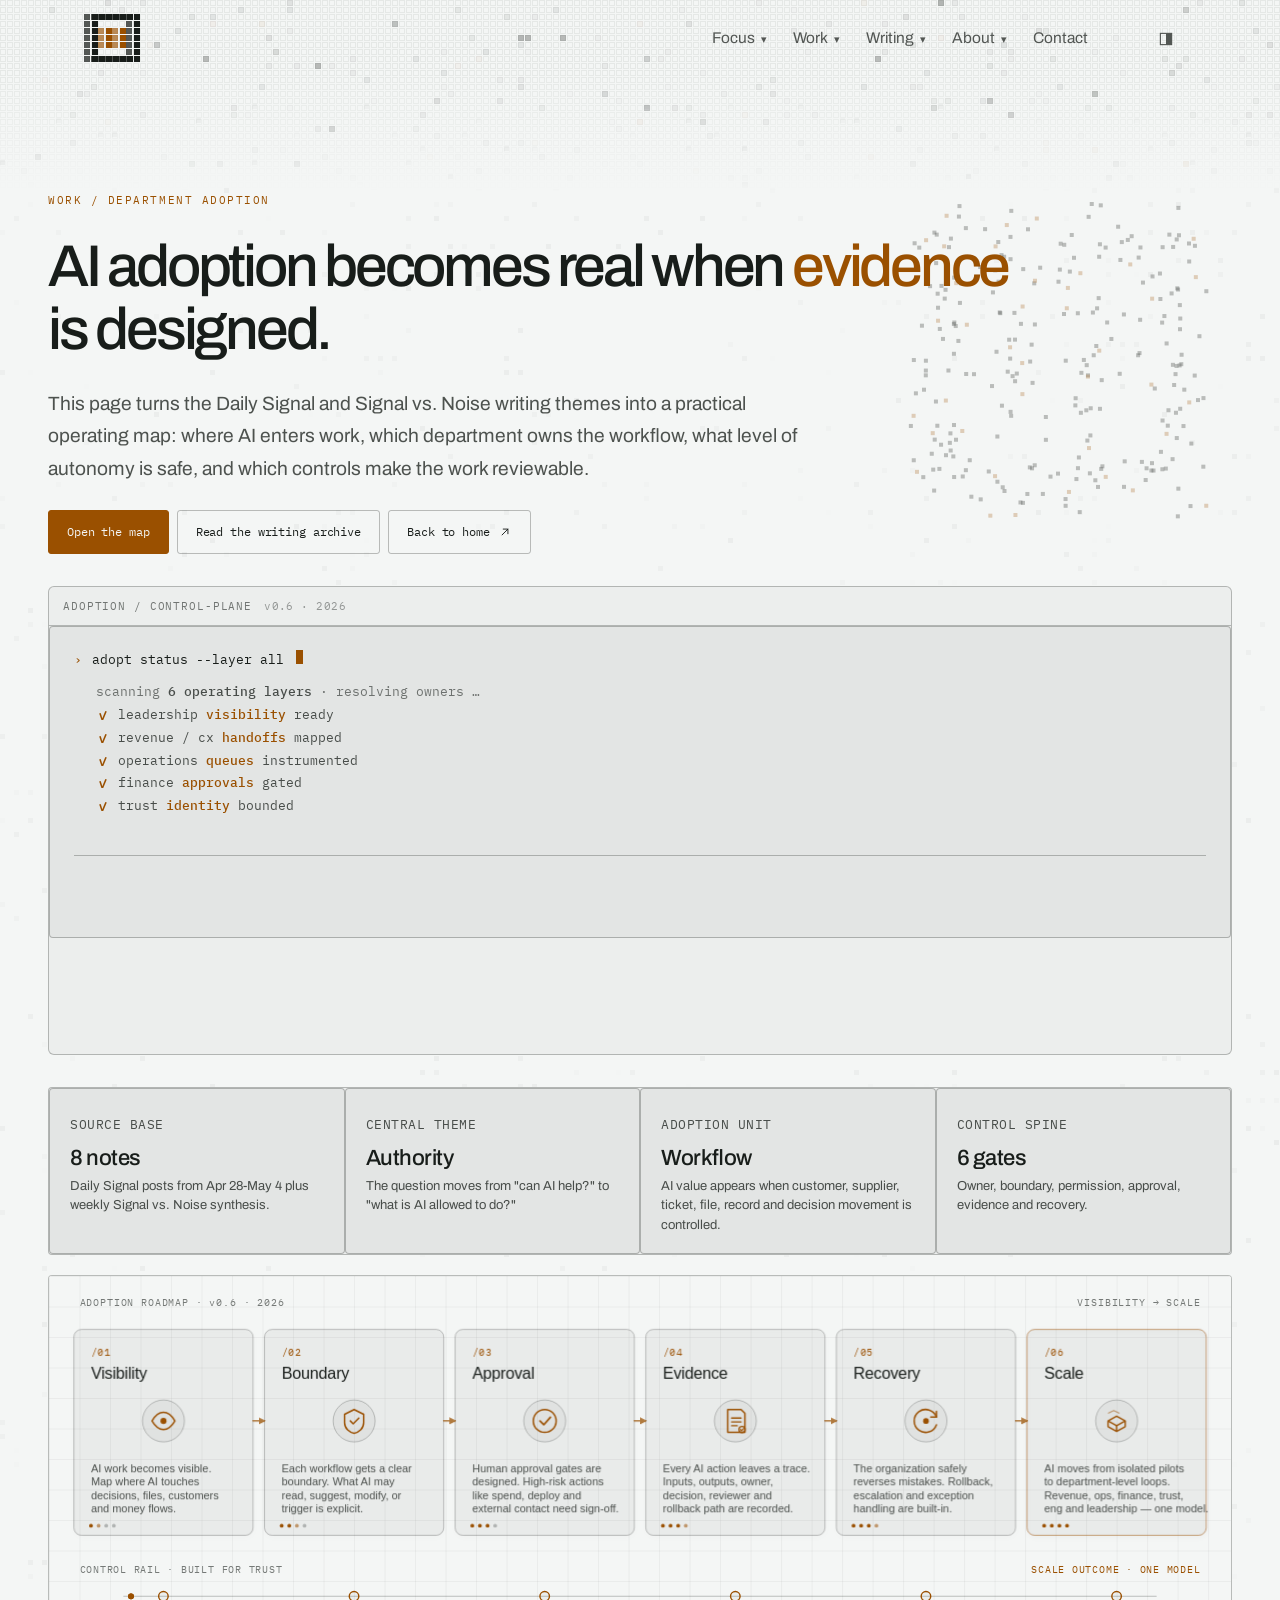
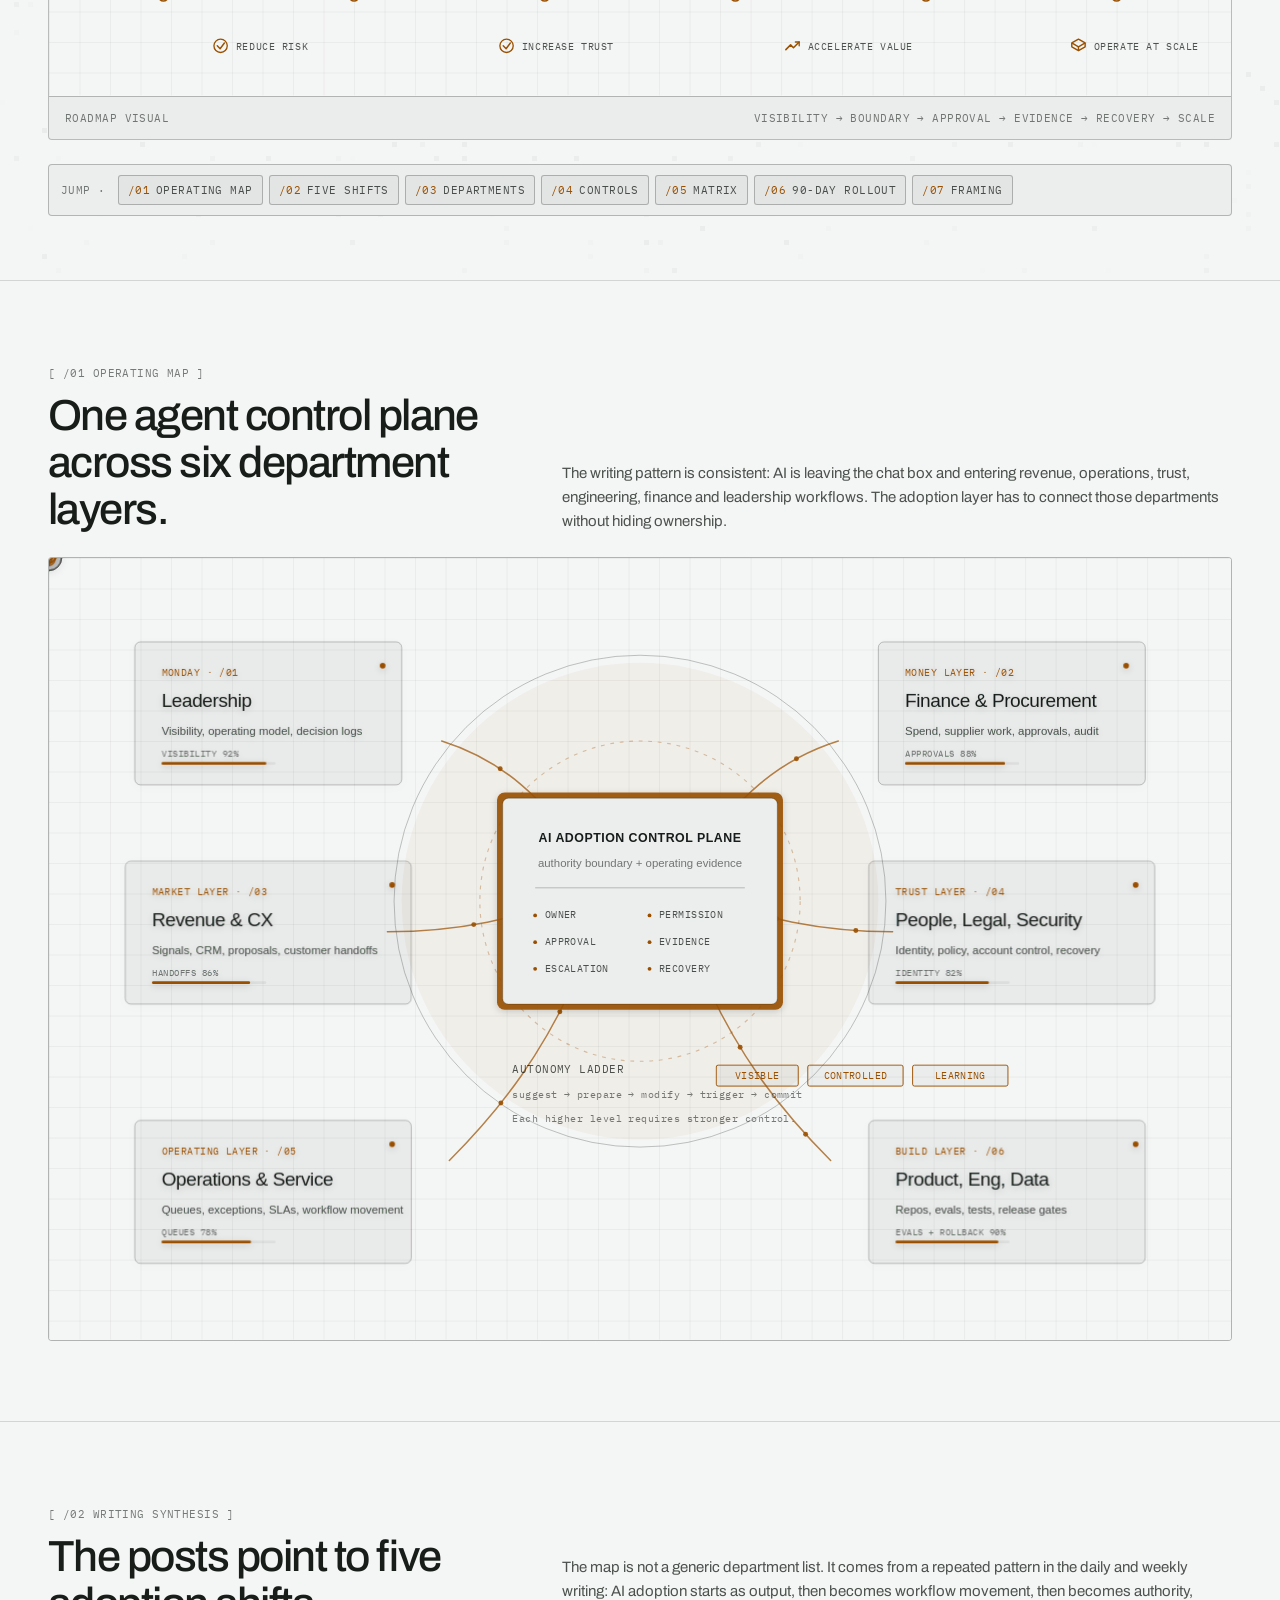
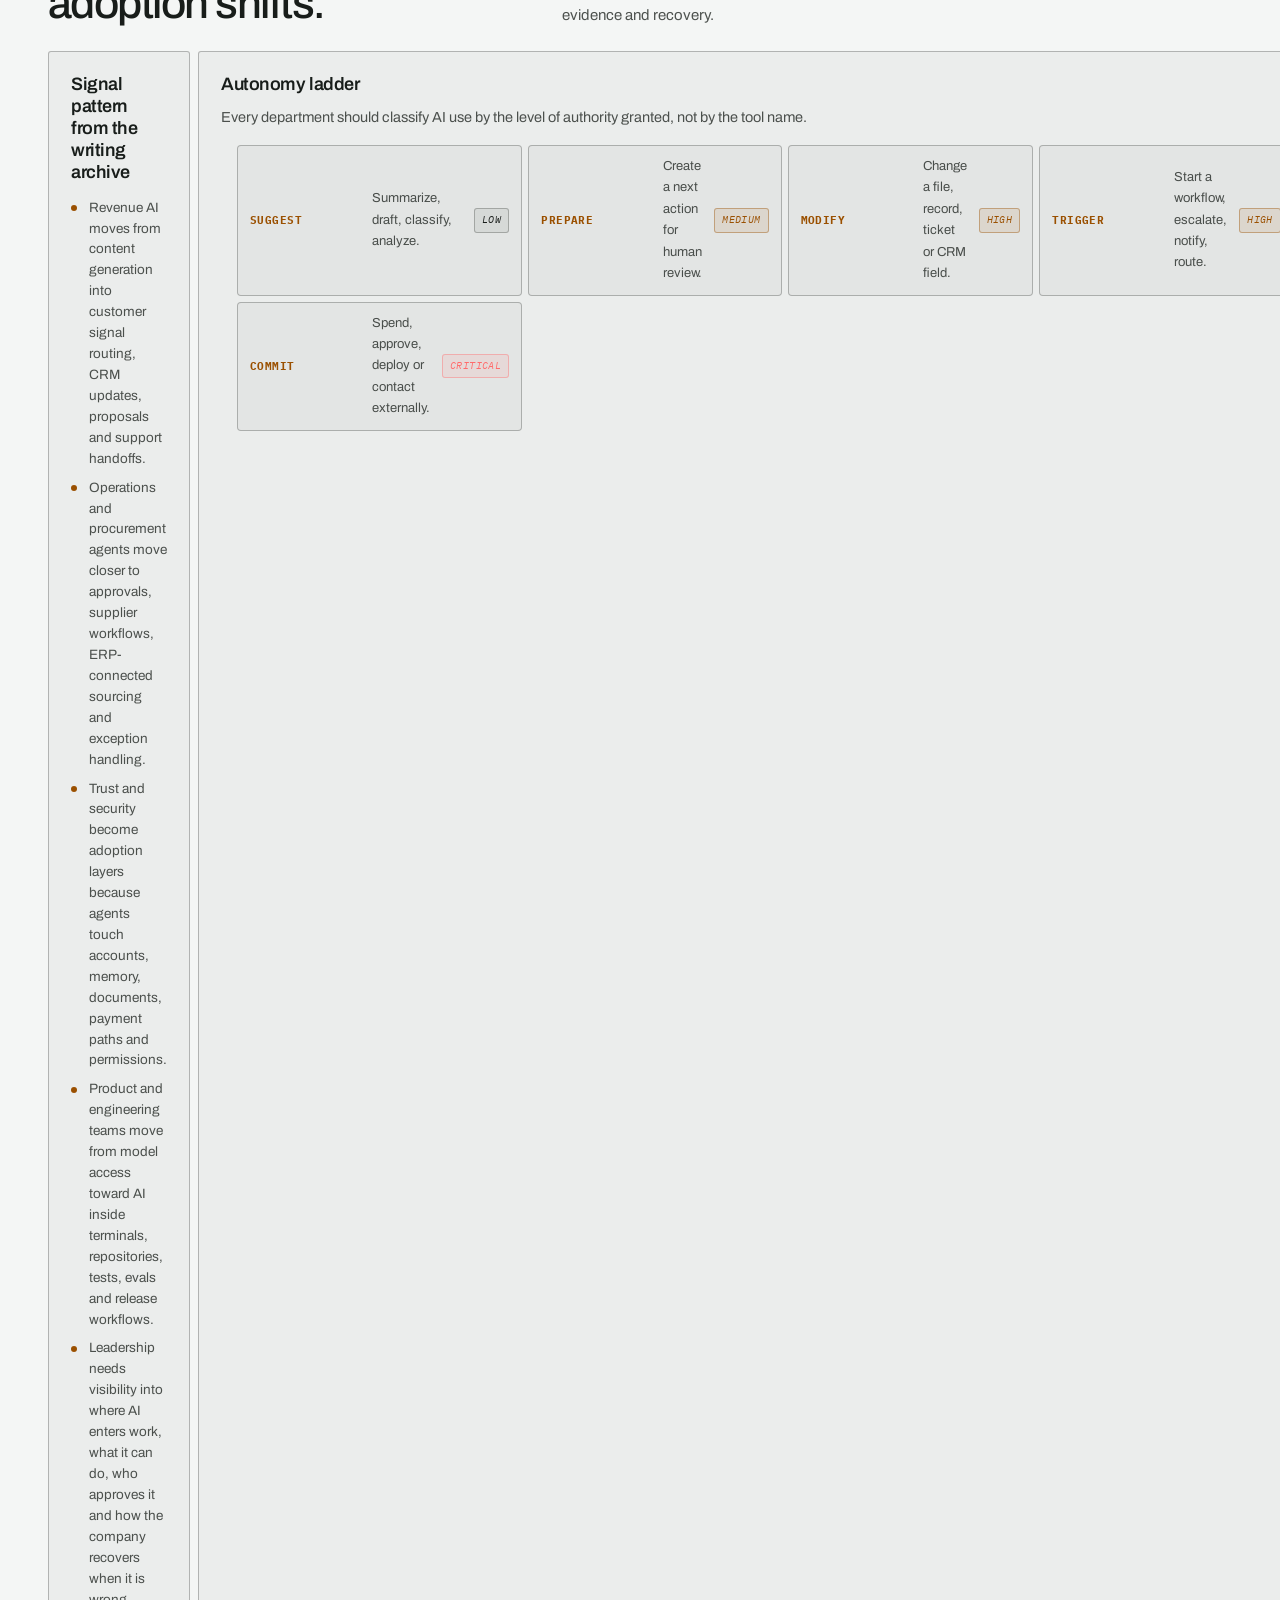
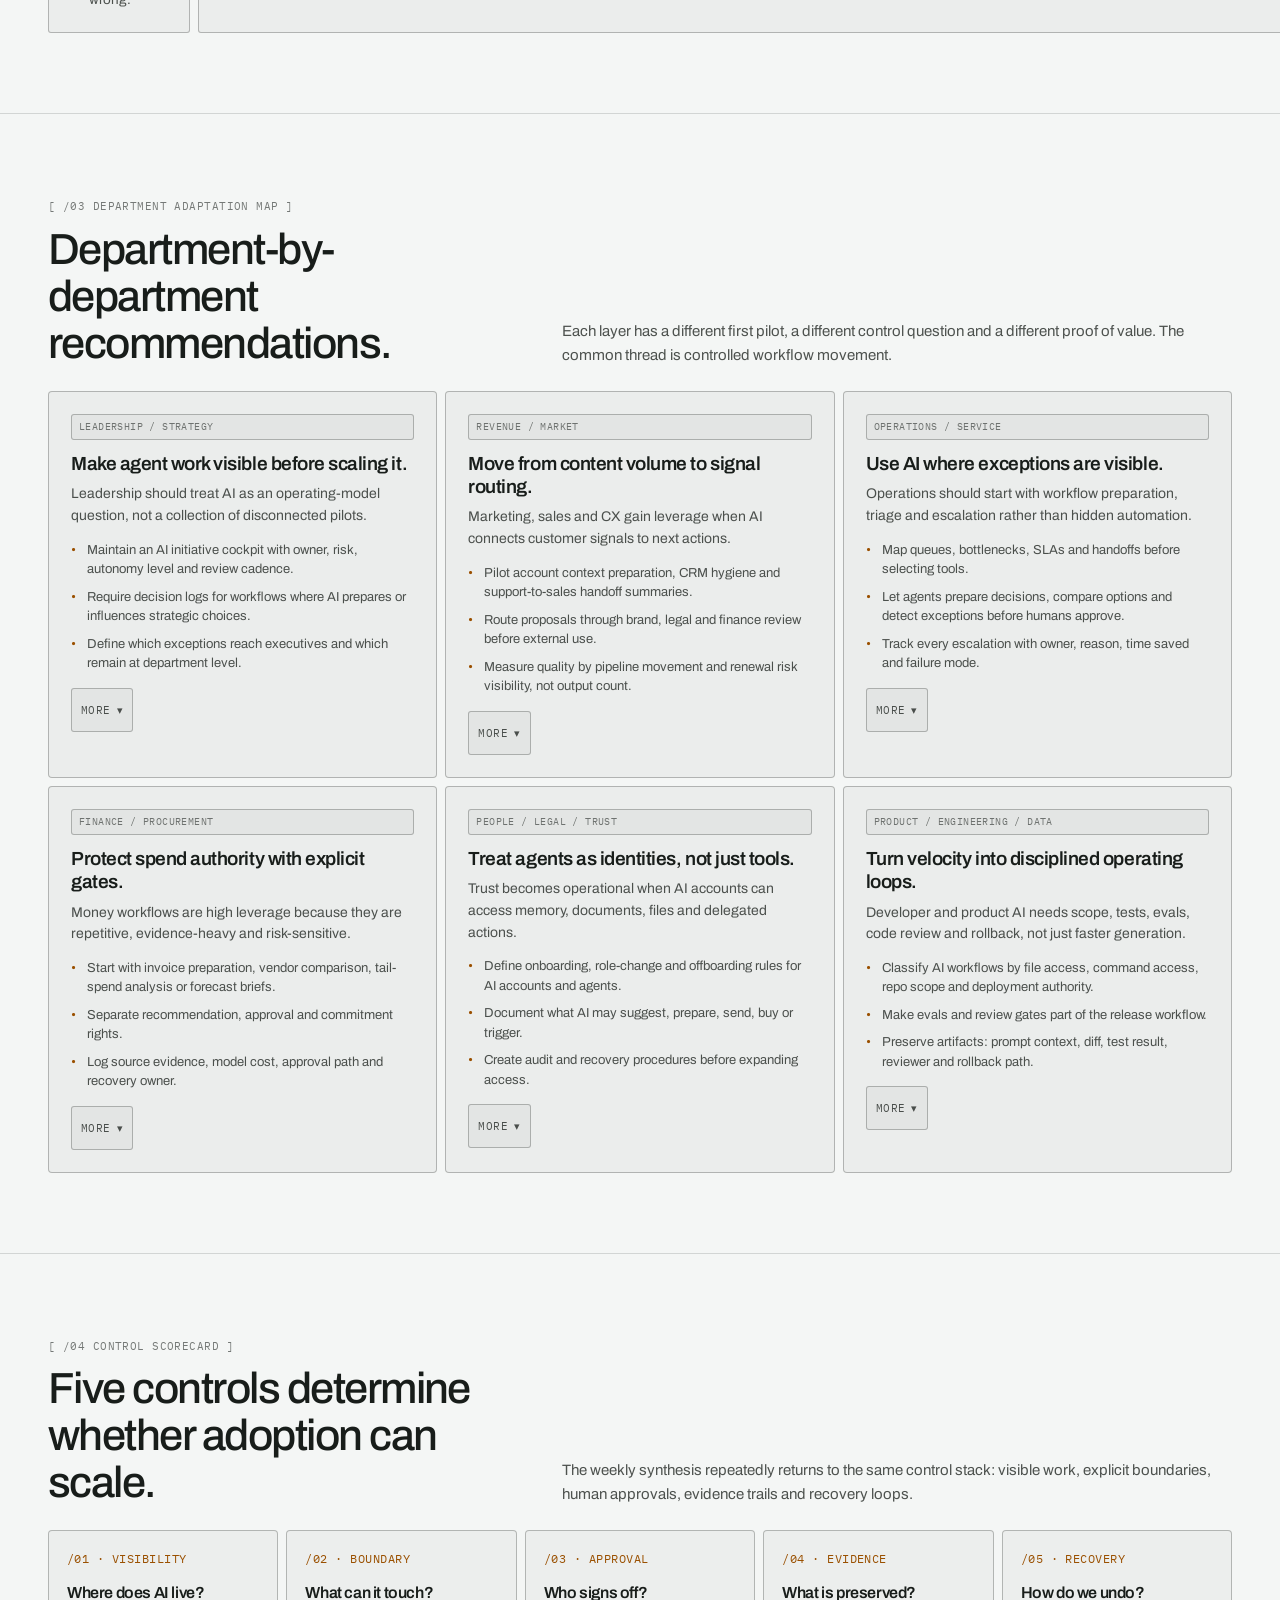
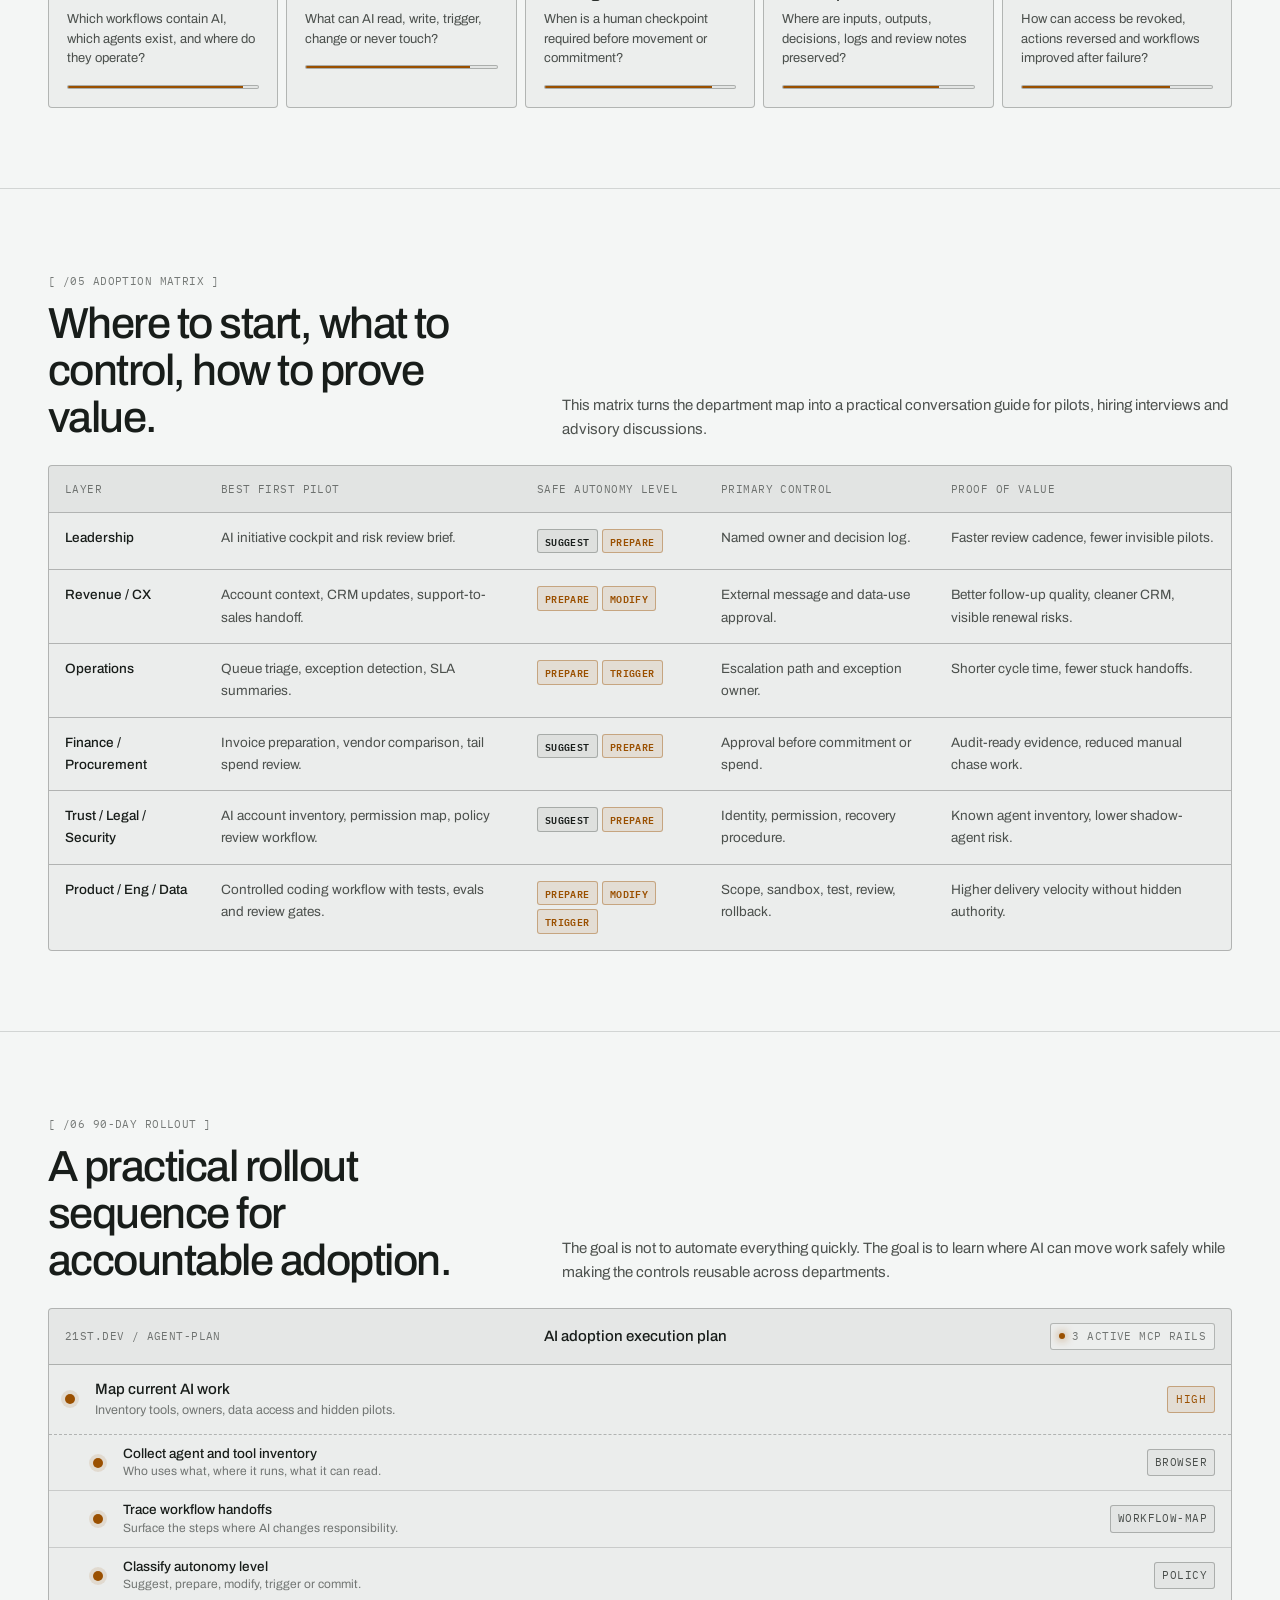
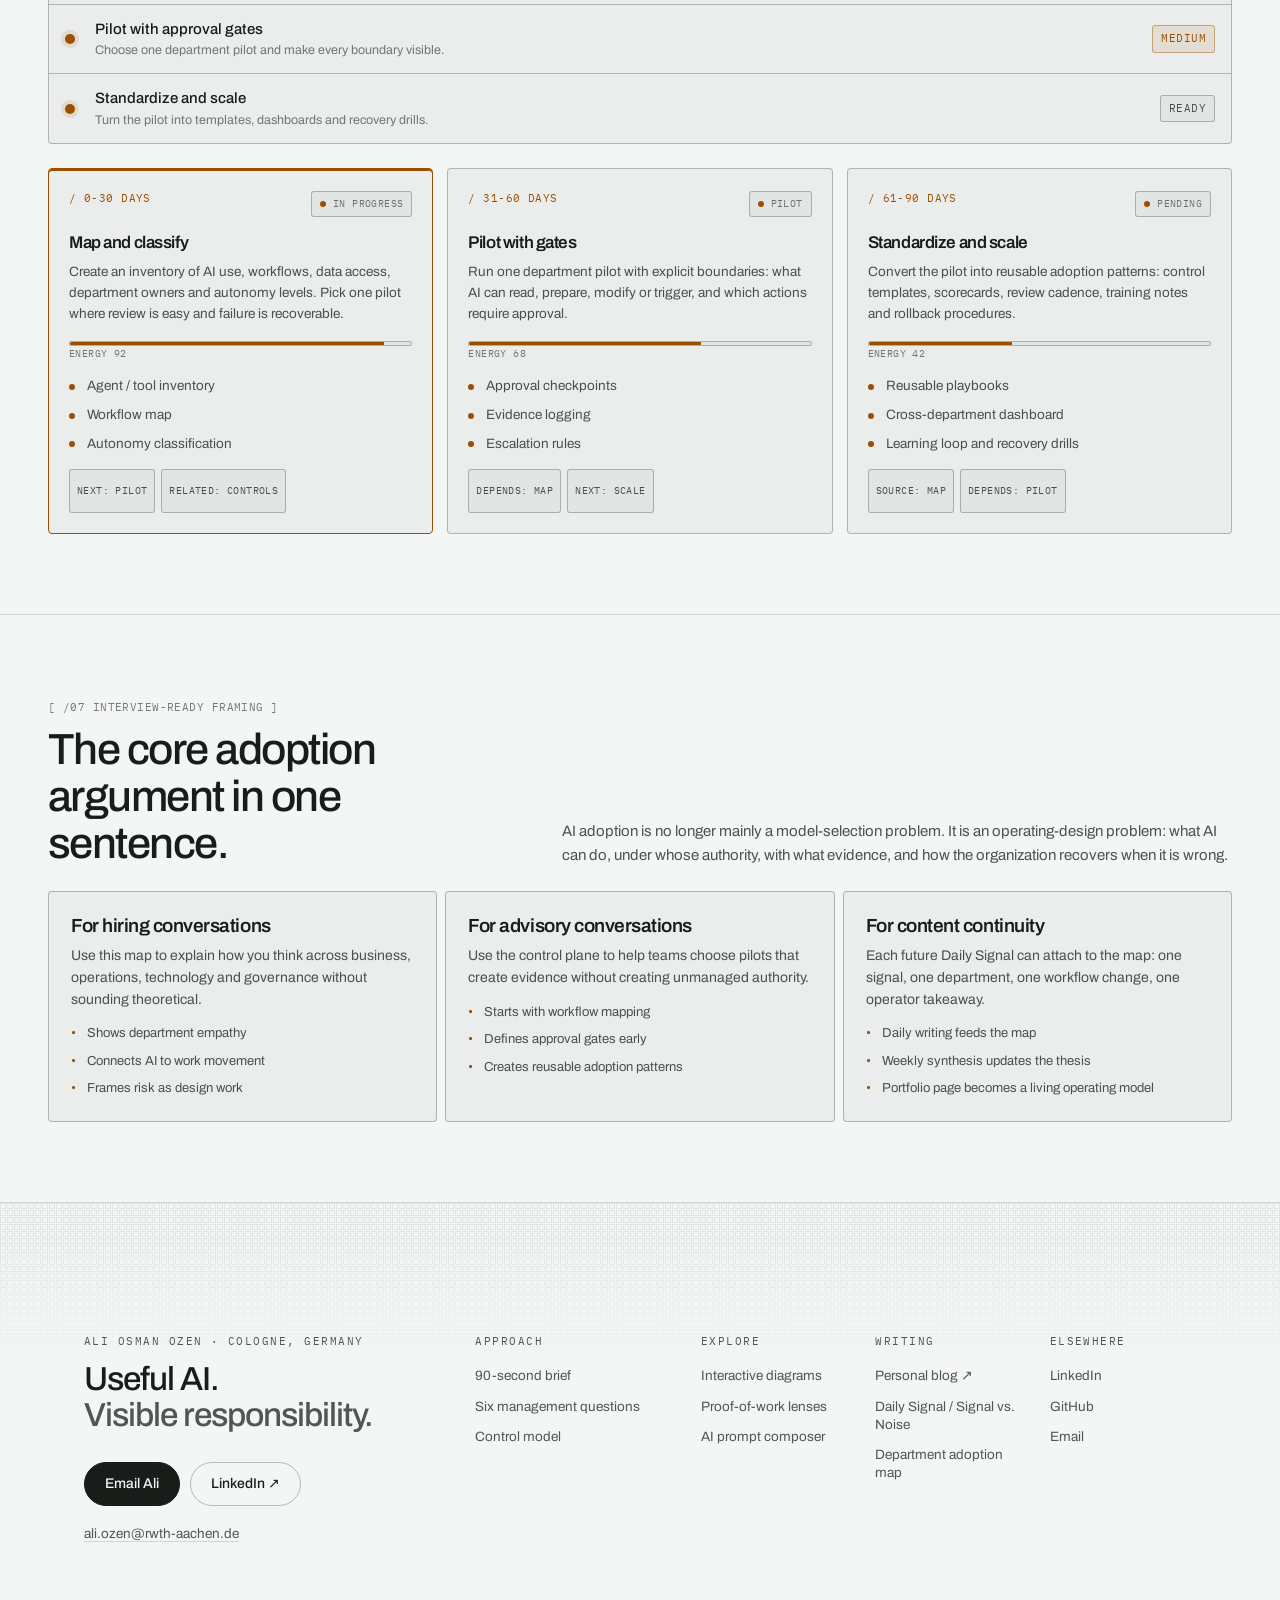
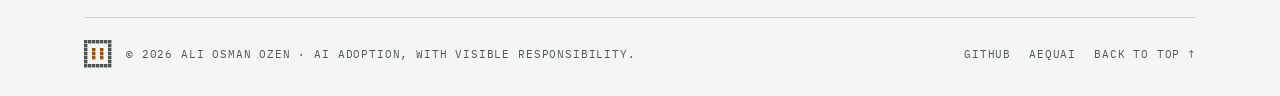
<file: department-adoption.html>
<!DOCTYPE html>
<!-- Generated by scripts/build_personal_subpages.py; content pinned in scripts/reference/subpages. --><html data-page="adoption" data-theme="light" lang="en"><head>
<meta charset="utf-8"/>
<meta content="width=device-width,initial-scale=1,viewport-fit=cover" name="viewport"/>
<meta content="index, follow" name="robots"/>

<title>Department AI Adoption Map | Ali Osman Ozen</title>
<meta content="A detailed department-level AI adoption map based on Daily Signal and Signal vs. Noise writing themes: authority, workflow control, governance, evidence and operating boundaries." name="description"/>
<link href="assets/aequai-home/img/aequai-mark.svg" rel="icon" type="image/svg+xml"/>
<link href="https://fonts.googleapis.com" rel="preconnect"/>
<link crossorigin="" href="https://fonts.gstatic.com" rel="preconnect"/>
<link href="https://fonts.googleapis.com/css2?family=Archivo:wght@400;500;600;700&amp;family=IBM+Plex+Mono:wght@400;500&amp;display=swap" rel="stylesheet"/>
<style>
/* DESIGN.md 6A - site sheets into a named layer, declared before the kit's. */
@layer site;
@import url("assets/aequai-home/site.css?v=20260902-lensv2") layer(site);
@import url("assets/aequai-home/demo.css?v=20260902-lensv2") layer(site);
@import url("assets/aequai-home/demo-ext.css?v=20260902-lensv2") layer(site);
@import url("assets/aequai-home/corporate-pages.css?v=20260902-lensv2") layer(site);
@import url("assets/aequai-home/theme-light.css?v=20260902-lensv2") layer(site);
</style>

<link href="assets/aequai-home/glass-kit-v3.css?v=3baa8acd9ed6" rel="stylesheet"/>
<style>
/* ==========================================================================
   lv- : lens v2. Geometry and the light correction of gk-graph's dark-first
   literals. Every colour still resolves from the kit token layer.
   Unlayered on purpose (DESIGN.md 6A).
   ========================================================================== */
.lv{
  position:relative; background:var(--gk-bg); color:var(--gk-tx);
  --lv-sans:Geist,Archivo,Urbanist,"Helvetica Neue",Arial,sans-serif;
  font-family:var(--lv-sans);
  -webkit-font-smoothing:antialiased;
  --lv-choice-size:15.5px;
  --lv-rule:1px;
  --lv-mono:"IBM Plex Mono",ui-monospace,SFMono-Regular,Menlo,monospace;
  --lv-head:77px;
  --lv-inset:calc(max(0px, (100vw - 1500px) / 2) + clamp(20px,3.2vw,48px));
  /* the doc register sets a serif display face; a technical drawing is not a
     document, so this direction swaps the one token the register says to swap */
  --gk-display-family:Geist,Archivo,Urbanist,"Helvetica Neue",Arial,sans-serif;
  --gk-mono-family:var(--lv-mono);
}
/* Paint the document canvas and page with the same black, including overscroll. */
html[data-theme="dark"]:has(body.lv){background:rgb(var(--gk-shade-rgb,0 0 0))}
html[data-theme="dark"] body.lv{--gk-bg:rgb(var(--gk-shade-rgb))}
.lv-wrap{ margin:0 auto; padding:0 var(--lv-inset); }
@supports(width:round(nearest, 20px, 7px)){
  .lv{--lv-inset:round(nearest, calc(max(0px, (100vw - 1500px) / 2) + clamp(20px,3.2vw,48px)), 7px)}
}

/* -- the field, at 200px ------------------------------------------------- */
/* Two nested masks rather than one composited one: the parent carries the
   vertical dissolve, the child carries the 7px mesh tile. mask-composite is
   still uneven across engines and its failure mode here is an un-faded grid
   running into the headline, so the fade gets its own element. */
.lv-plate{
  position:absolute; inset:0 0 auto; height:192px;
  z-index:1; pointer-events:none; overflow:hidden; color:rgb(var(--gk-ink-rgb));
  -webkit-mask-image:linear-gradient(to bottom, #000 35%, transparent 100%);
  mask-image:linear-gradient(to bottom, #000 35%, transparent 100%);
}
/* the mesh: every cell a 1px outline at .062, tiled at the measured 7px pitch */
.lv-plate__mesh{
  position:absolute; inset:0;
  background:rgb(var(--gk-ink-rgb) / .058);
  --lv-tile:url("data:image/svg+xml;utf8,<svg xmlns='http://www.w3.org/2000/svg' width='7' height='7'><rect x='0.5' y='0.5' width='5' height='5' fill='none' stroke='black' stroke-width='1'/></svg>");
  -webkit-mask-image:var(--lv-tile); mask-image:var(--lv-tile);
  -webkit-mask-size:7px 7px; mask-size:7px 7px;
  -webkit-mask-repeat:repeat; mask-repeat:repeat;
}
.lv-plate svg{ position:absolute; inset:0; display:block; width:100%; height:192px }
.lv-plate rect{ fill:currentColor; shape-rendering:crispEdges }
/* the burning cells: accent, not a brighter grey */
.lv-plate .lv-burn{ fill:var(--gk-a) }

/* -- the field, at 32px : the mark ---------------------------------------- */
.lv-mk{ width:26px; height:26px; display:block; flex:none; overflow:visible }
.lv-mk rect{ fill:currentColor }

/* the one animation on the page: the mark assembling out of its own field,
   once, then never again. Everything else here is still. */
@media (prefers-reduced-motion: no-preference){
  .lv-mk rect{ animation:lv-seat .5s var(--gk-ease,cubic-bezier(.2,.7,.3,1)) both;
    animation-delay:var(--d,0s) }
  /* about one in seven squares burns: up fast, down slow, each on its own clock so
     the field never pulses in unison */
  .lv-plate .lv-burn{ animation:lv-burn 5.5s var(--gk-ease,cubic-bezier(.2,.7,.3,1)) infinite;
    animation-delay:var(--d,0s) }
}
@keyframes lv-seat{ from{ opacity:0; scale:.2 } to{ opacity:1; scale:1 } }
@keyframes lv-burn{
  0%{ opacity:var(--a,.05) } 7%{ opacity:.42 } 30%{ opacity:calc(var(--a,.05) * 2) }
  62%,100%{ opacity:var(--a,.05) } }
.lv-mk rect{ transform-box:fill-box; transform-origin:center }

/* The logo uses only interiors of the existing 7px background mesh. */
.lv-field-logo{transform:translate(var(--lv-inset),14px);
  --lv-logo-rest:.30;--lv-logo-bright:.72;--lv-logo-amber-on:.65;--lv-logo-amber-off:.05}
.lv-logo-cutout{x:var(--lv-inset)}
.lv-plate .lv-field-mark{fill:var(--gk-tx);opacity:var(--lv-logo-bright)}
.lv-plate .lv-field-mark--inner{fill:var(--gk-a);opacity:var(--lv-logo-amber-on)}
.lv-logo-motion{position:absolute;left:var(--lv-inset);top:14px;width:49px;height:49px;
  z-index:21;padding:0;border:0;background:transparent;cursor:pointer}
.lv-logo-motion:focus-visible{outline:1px solid var(--gk-tx);outline-offset:4px}
.lv:has(.lv-logo-motion[aria-pressed="true"]) .lv-field-mark{animation-play-state:paused}
@media(prefers-reduced-motion:no-preference){
  .lv-plate .lv-field-mark{animation:lv-field-shade var(--lv-pulse) linear infinite;
    animation-delay:var(--d)}
  .lv-plate .lv-field-mark--inner{animation-name:lv-field-amber;
    animation-duration:calc(var(--lv-pulse) + 14s)}
}
@keyframes lv-field-shade{
  0%,22%,60%,82%,100%{opacity:var(--lv-logo-rest)}
  8%,67%{opacity:var(--lv-logo-bright)}
}
/* Amber stays lit, with short, independently timed dips. */
@keyframes lv-field-amber{
  0%,76%,84%,100%{opacity:var(--lv-logo-amber-on)}
  78%,81%{opacity:var(--lv-logo-amber-off)}
}

/* -- header --------------------------------------------------------------- */
.lv-head{ position:relative; z-index:20; display:flex; align-items:center;
  gap:clamp(14px,3vw,40px); min-height:var(--lv-head,68px) }
.lv-logo{ display:inline-flex; align-items:center; gap:10px; min-height:var(--gk-tap);
  font-weight:600; letter-spacing:-.022em; font-size:16px; color:var(--gk-tx);
  text-decoration:none }
.lv-nav{ display:flex; gap:2px; margin-left:auto }
.lv-nav a{ display:inline-flex; align-items:center; min-height:var(--gk-tap);
  padding:0 12px; text-decoration:none; color:var(--gk-tx-2);
  font-family:var(--lv-mono); font-size:12px; letter-spacing:.06em;
  text-transform:uppercase }
.lv-nav a:hover{ color:var(--gk-tx) }
@media(max-width:960px){ .lv-nav{ display:none } }
.lv-cta{ flex:none; margin-left:auto; display:inline-flex; align-items:center;
  min-height:49px; padding:0 18px; border-radius:var(--gk-r-sm);
  background:rgb(var(--gk-ink-rgb)); color:var(--gk-bg); font-size:13.5px;
  font-weight:600; text-decoration:none; white-space:nowrap }
@media(min-width:961px){ .lv-cta{ margin-left:22px } }

</style>
<link href="assets/aequai-home/lens-menu.css?v=20260913-font2" rel="stylesheet"/>
<link href="assets/aequai-home/index-e.css?v=d410e4012303" rel="stylesheet"/>
<link href="assets/aequai-home/motion/motion.css?v=2c48e9e38ecc" rel="stylesheet"/>
<style>
.track{color-scheme:dark;--bg:#000;--tx:#f2f2f3;--tx2:#a6a6aa;--tx3:#6c6c70;--line:rgba(255,255,255,.09);--line2:rgba(255,255,255,.18);--accent:#ff8a3d; --sans:Geist,Archivo,Urbanist,"Helvetica Neue",Arial,sans-serif;--mono:"IBM Plex Mono",ui-monospace,SFMono-Regular,Menlo,monospace; --inset:clamp(20px,3.2vw,48px);--ease-out:cubic-bezier(.23,1,.32,1);position:relative;height:100svh;color:var(--tx);font:15px/1.5 var(--sans);-webkit-font-smoothing:antialiased}
.track{
*{box-sizing:border-box}
a{color:inherit}
.stage{position:sticky;top:0;height:100svh;overflow:hidden;background:var(--bg)}
.plate,.particles{position:absolute;inset:0;width:100%;height:100%;display:block}
.labels{position:absolute;inset:0;pointer-events:none}
.lbl{position:absolute;font:10.5px/1.25 var(--mono);letter-spacing:.1em;text-transform:uppercase;color:var(--tx3);opacity:0;white-space:nowrap}
.lbl b{color:var(--tx2);font-weight:500}.lbl em{font-style:normal;color:var(--acc)}
.lbl i{display:inline-block;width:6px;height:6px;margin-right:7px;vertical-align:1px;background:currentColor}
.lbl.lockup{font:600 clamp(40px,5vw,72px)/1 var(--sans);letter-spacing:-.03em;text-transform:none;color:var(--tx)}
.frame i{position:absolute;width:14px;height:14px;border:0 solid var(--line2)}
.frame i:nth-child(1){left:14px;top:14px;border-width:1px 0 0 1px}.frame i:nth-child(2){right:14px;top:14px;border-width:1px 1px 0 0}
.frame i:nth-child(3){left:14px;bottom:14px;border-width:0 0 1px 1px}.frame i:nth-child(4){right:14px;bottom:14px;border-width:0 1px 1px 0}
.chrome-top{position:absolute;inset:0 0 auto 0;display:flex;justify-content:space-between;align-items:flex-start;gap:20px;padding:26px var(--inset) 0;font:10.5px/1 var(--mono);letter-spacing:.12em;text-transform:uppercase;color:var(--tx3);pointer-events:none}
.chrome-top p{margin:0}
.brand{display:flex;align-items:center;gap:14px}.brand-gap{width:49px;height:1px}
.brand b{font:600 13px var(--sans);letter-spacing:0;text-transform:none;color:var(--tx)}
.back{pointer-events:auto;text-decoration:none}.back:hover{color:var(--tx)}
html.embed .back{display:none}
.variants{display:flex;gap:2px;pointer-events:auto}
.variants a{padding:6px 9px;text-decoration:none;border:1px solid transparent;color:var(--tx3)}
.variants a[aria-current=true]{color:var(--tx);border-color:var(--line2)}.variants a:hover{color:var(--tx)}
.fig{padding-top:4px}.fig b{color:var(--tx);font-weight:500}
.copy{position:absolute;left:var(--inset);bottom:clamp(128px,17vh,168px);width:min(520px,calc(100% - 2*var(--inset)))}
.chapter{position:absolute;left:0;bottom:0;width:100%;visibility:hidden}
.chapter.show{visibility:visible}
.line{display:block;overflow:hidden;padding-bottom:.06em;margin-bottom:-.06em}
.line>span{display:inline-block;will-change:transform}
.chapter:not(:first-child) .line>span{transform:translateY(108%)}.chapter:not(:first-child) :is(.meta,.body,.stats,.sig,.hint){opacity:0}
.sig{font-weight:600;font-size:19px;letter-spacing:-.01em;margin:0 0 18px}
h1,h2{font-weight:500;letter-spacing:-.035em;line-height:1.04;margin:0}
h1{font-size:clamp(34px,4.4vw,56px)}h2{font-size:clamp(28px,3.2vw,42px)}
.muted{background:linear-gradient(90deg,var(--tx) 10%,var(--tx3) 110%);-webkit-background-clip:text;background-clip:text;color:transparent}
.body{color:var(--tx2);margin:18px 0 0;max-width:420px}
.meta{font:10.5px var(--mono);letter-spacing:.14em;text-transform:uppercase;color:var(--acc);margin:0 0 16px}
.hint,.stats{font:10.5px var(--mono);letter-spacing:.12em;text-transform:uppercase;color:var(--tx3);margin:18px 0 0}
.stats{border-top:1px solid var(--line);padding-top:12px;font-variant-numeric:tabular-nums}
.stats b{color:var(--acc);font-weight:500}
/* number line: chapters as ticks, progress as a filled line and a percentage */
.chrome-bottom{position:absolute;inset:auto 0 0 0;padding:0 var(--inset) 24px;font:10.5px/1 var(--mono);letter-spacing:.12em;text-transform:uppercase;color:var(--tx3)}
.nl{position:relative;height:44px;margin:0 56px 16px 0;opacity:0;transform:translateY(14px);pointer-events:none;transition:opacity .6s var(--ease-out),transform .6s var(--ease-out)}
.nl.on{opacity:1;transform:none;pointer-events:auto}
.nl-track{position:absolute;left:0;right:0;top:9px;height:1px;background:var(--line)}
.nl-track b{position:absolute;inset:0;background:var(--acc);transform-origin:left;transform:scaleX(0);transition:transform 1.2s cubic-bezier(.65,0,.35,1)}
.nl-ticks{list-style:none;margin:0;padding:0;position:absolute;inset:0}
.nl-ticks li{position:absolute;top:0;transform:translateX(-50%)}
.nl-ticks li:first-child{transform:none}.nl-ticks li:last-child{transform:translateX(-100%)}
.nl-ticks button{all:unset;cursor:pointer;display:grid;justify-items:center;gap:9px;color:var(--tx3);opacity:.42;transition:opacity .35s var(--ease-out),color .35s var(--ease-out)}
.nl-ticks button:hover{opacity:.7}
.nl-ticks li:first-child button{justify-items:start}.nl-ticks li:last-child button{justify-items:end}
.nl-ticks i{width:7px;height:7px;margin-top:6px;background:var(--bg);border:1px solid var(--line2);transition:background .2s,border-color .2s}
.nl-ticks button span{white-space:nowrap}
.nl-ticks .done{opacity:.5}.nl-ticks .done i{background:var(--tx3);border-color:var(--tx3)}
.nl-ticks .on{color:var(--tx);opacity:1}.nl-ticks .on i{background:var(--acc);border-color:var(--acc)}
.nl-ticks button:focus-visible,.toggles button:focus-visible,.variants a:focus-visible{outline:1px solid var(--tx);outline-offset:3px}
.nl-pct{position:absolute;right:-56px;top:5px;width:48px;text-align:right;color:var(--tx);font-variant-numeric:tabular-nums}
.nl-row{display:flex;justify-content:space-between;align-items:center}
.nl-row p{margin:0;display:flex;gap:18px}#tc{color:var(--tx2);font-variant-numeric:tabular-nums}
.toggles{display:flex;align-items:center;gap:4px}.toggles span{margin:0 6px 0 14px}
.toggles button{all:unset;cursor:pointer;padding:6px 8px;color:var(--tx3);border:1px solid transparent}
.toggles button[aria-pressed=true]{color:var(--tx);border-color:var(--line2)}
.static{padding:120px var(--inset);max-width:720px}.static h2{font-size:24px;margin-top:40px}
@media(max-width:900px){.nl-ticks button span{display:none}.nl-ticks .on span{display:block}.fig{display:none}}
@media(max-width:640px){.nl-row p span:last-child{display:none}.toggles span{margin-left:6px}.brand span:not(.brand-gap){display:none}.copy{bottom:128px}}
/* v5 semantic colours for labels (set from the film palette) */
.lbl .k1{color:rgb(var(--k1))}.lbl .k2{color:rgb(var(--k2))}.lbl .k3{color:rgb(var(--k3))}.lbl .k4{color:rgb(var(--k4))}
.lbl .gate{color:var(--tx);font-weight:500}
.chapter .body{max-width:440px}
/* v7 labels: brighter and legible over particles (a halo in the ground colour) */
.lbl{font-size:11px;color:var(--tx2);text-shadow:0 0 2px var(--bg),0 0 6px var(--bg),0 0 12px var(--bg),0 0 18px var(--bg)}
.lbl b{color:var(--tx)}
/* lab studies (02 Entropy): no copy, no film tabs; the figure is the whole frame */
html.lab-film .copy,html.lab-film .variants{display:none}html.lab-film .nl{margin-top:0}
html.embed.lab-film .chrome-top .brand,html.embed.lab-film .chrome-bottom,html.embed.lab-film .frame{display:none}

}
html.light .track{color-scheme:light;--bg:#f4f6f5;--tx:rgb(24,29,26);--tx2:rgb(82,86,83);--tx3:rgb(114,118,116);--line:rgba(12,18,14,.13);--line2:rgba(12,18,14,.26)}
html.light .track .lbl{color:rgb(52,56,54)}
</style>
<style>
/* fbh- : Film B homepage hero. The film sheet is scoped to .track by the build; these rules seat it
   under the live header and make the opening frame match the live hero. */
html,body{overflow-x:clip}
/* the film paints the header field and the logo itself; the live plate would double them */
html.page-film .fbh .lv-plate{display:none}   /* only once the film runs; without JS the live plate stays */
/* the film starts at the top of the page, under the live header */
.fbh-main{display:block;margin-top:calc(-1 * var(--lv-head))}
/* header, menu panel and menu shade keep the live stacking (lens-menu.css: head 40, shade 30, panel 42) */
.track{--inset:var(--lv-inset);background:var(--gk-bg)}
.track .film-hidden,.track .nl-row{display:none}
/* number line: hidden on the hero, 01–05 only */
.track .chrome-bottom{padding-bottom:28px}
.track .nl{margin-right:56px;margin-bottom:0}
/* 00 Hero = the live hero, bottom-left at the live inset and the live bottom padding */
.track .copy .chapter.fbh-hero{width:max-content;max-width:calc(100vw - 2 * var(--lv-inset));
  bottom:calc(clamp(24px,6.37dvh,64px) - clamp(128px,17vh,168px))}
.track :is(.fbh-hero,.fbh-nojs) .sig{margin:0;font:inherit;letter-spacing:inherit}
.track :is(.fbh-hero,.fbh-nojs) .le-signature{margin-bottom:28px}
:is(.fbh-hero,.fbh-nojs) .le-title .line{display:block}
.track :is(.fbh-hero,.fbh-nojs) .actions.le-actions{margin:40px 0 0}
@media(max-width:640px){.track .copy{bottom:128px}.track .copy .chapter.fbh-hero{bottom:calc(clamp(24px,6.37dvh,64px) - 128px)}}
@media(max-width:600px){.track :is(.fbh-hero,.fbh-nojs) .le-signature{margin-bottom:22px}.track :is(.fbh-hero,.fbh-nojs) .actions.le-actions{margin-top:28px}}
/* no JavaScript: the static live hero */
.fbh-nojs{position:absolute;left:var(--lv-inset);bottom:clamp(24px,6.37dvh,64px);z-index:5}
/* the film sheet sets a{color:inherit}; the live buttons keep their own ink */
.track :is(.fbh-hero,.fbh-nojs) :is(.le-signature,.le-button){color:var(--gk-tx)}
.track :is(.fbh-hero,.fbh-nojs) .le-button--primary{color:var(--gk-bg)}
/* hero line under the headline (storyboard): the live intro size and ink */
.track .fbh-hero .fbh-lede{margin:22px 0 0;max-width:none;font-size:clamp(16px,1.25vw,19px);line-height:1.5;color:var(--gk-tx-2)}
.track :is(.fbh-hero,.fbh-nojs) .actions.le-actions{margin-top:32px}
/* one link per scene, in the site's own secondary button */
.track .chapter .actions{display:flex;flex-wrap:wrap;gap:12px;margin:24px 0 0}
.track .chapter .actions .le-button:not(.le-button--primary){color:var(--gk-tx)}
.track .chapter .actions .le-button--primary{color:var(--gk-bg)}   /* scene 06: the primary action, readable like the hero one */
/* placeholder target for the nine steps */
.fbh-steps{padding:clamp(72px,12vh,140px) var(--lv-inset);border-top:1px solid var(--gk-line)}
.fbh-steps-meta{font:12px var(--lv-mono);color:var(--gk-tx-2);letter-spacing:.04em;margin:0 0 20px}
.fbh-steps h2{font-family:var(--lv-sans);font-size:clamp(36px,4.1vw,68px);font-weight:500;line-height:1.04;letter-spacing:-.045em;margin:0;color:var(--gk-tx)}
.fbh-steps h2 span{color:var(--gk-tx-2)}
.fbh-steps-note{margin:22px 0 0;color:var(--gk-tx-2);font-size:15px}
/* scene buttons (Ali, 2026-09-28): appear last, the arrow nudges down once, hover lowers it 2px, press sinks 1px */
.track .chapter .actions .le-button,.track .fbh-hero .le-button[href^="#"]{transition:border-color .2s var(--gk-ease),background-color .2s var(--gk-ease),transform .12s var(--gk-ease)}
.track .chapter .actions .le-button svg,.track .fbh-hero .le-button[href^="#"] svg{transition:transform .2s var(--gk-ease)}
.track .chapter .actions .le-button[href^="#"]:hover svg,.track .fbh-hero .le-button[href^="#"]:hover svg{transform:translateY(2px)}
.track .chapter .actions .le-button:hover,.track .fbh-hero .le-button[href^="#"]:hover{border-color:var(--gk-tx)}
.track .chapter .actions .le-button:active,.track .fbh-hero .le-button:active{transform:translateY(1px)}
@keyframes fbh-nudge{0%,100%{transform:none}45%{transform:translateY(3px)}}
.track .chapter.show:not(#ch0) .actions .le-button[href^="#"] svg{animation:fbh-nudge .7s var(--gk-ease) 1.55s 1}
@media(prefers-reduced-motion:reduce){
  .track .chapter .actions .le-button,.track .chapter .actions .le-button svg,.track .fbh-hero .le-button{transition:none}
  .track .chapter.show .actions .le-button svg{animation:none}
  .track .chapter .actions .le-button[href^="#"]:hover svg,.track .chapter .actions .le-button:active,.track .fbh-hero .le-button:active,.track .fbh-hero .le-button[href^="#"]:hover svg{transform:none}
}
/* theme button in the live header: a 44px target, quiet until hovered; only with the film running */
.fbh-theme{display:none;place-items:center;width:44px;height:44px;margin-left:6px;padding:0;border:0;background:none;color:var(--gk-tx-2);cursor:pointer;flex:none}
html.page-film .fbh-theme{display:inline-grid}
.fbh-theme:hover{color:var(--gk-tx)}
.fbh-theme:focus-visible{outline:2px solid var(--gk-a);outline-offset:2px}

/* scene 06: back to the hero; the copy sits higher, the progress line steps aside (v8.3) */
.track .copy #ch6{bottom:clamp(56px,10vh,110px)}
html.fbh-end .track .chrome-bottom .nl{opacity:0;transition:opacity .4s var(--gk-ease)}
.track .chrome-bottom .nl{transition:opacity .4s var(--gk-ease)}
@media(max-width:640px){.track .copy #ch6{bottom:44px}}
/* the next step: a filled button with the lab's pixel loader (Beautiful UI · LoadingState, Drive), its wave driving down */
.fbh-next{display:inline-flex;align-items:center;gap:12px}
.fbh-pix{display:inline-grid;grid-template-columns:repeat(3,4px);gap:1.5px}
.fbh-pix i{width:4px;height:4px;border-radius:1px;background:currentColor;opacity:.15;animation:fbh-pixel 650ms ease-in-out var(--d) infinite}
@keyframes fbh-pixel{0%,100%{opacity:.15}35%{opacity:1}}
.fbh-next:hover .fbh-pix i{animation-duration:420ms}
@media(prefers-reduced-motion:reduce){.fbh-pix i{animation:none;opacity:.55}}

/* the nine steps: see the v8.4 block at the end */

/* short phones (iPhone SE, Safari with its bars): the copy tightens so the scene keeps room above it (v8.3 fix) */
@media(max-width:640px) and (max-height:700px){
 .track .copy{bottom:88px}
 .track .copy .chapter:not(#ch0) h2{font-size:26px;line-height:1.08}
 .track .copy .chapter:not(#ch0) .body{font-size:14px;line-height:1.45;margin-top:10px}
 .track .copy .chapter:not(#ch0) .meta{margin-bottom:10px}
 .track .copy .chapter:not(#ch0) .actions{margin-top:14px}
 .track .copy .chapter:not(#ch0) .actions .le-button{padding-top:10px;padding-bottom:10px}}

/* hero: the two buttons side by side on phones too (v8.3) */
.track .fbh-hero .le-actions{flex-direction:row;flex-wrap:nowrap;align-items:center;gap:8px}
@media(max-width:640px){.track .fbh-hero .le-actions .le-button{padding:0 14px;gap:8px;font-size:14px;white-space:nowrap}}
@media(max-width:360px){.track .fbh-hero .le-actions .le-button{padding:0 11px;font-size:13px}.track .fbh-hero .le-actions .le-button svg{display:none}}
/* phones: in the film the header (logo + menu) steps aside; it returns on the hero and below the film */
@media(max-width:820px){
 .fbh .lv-head{transition:opacity .35s var(--gk-ease),transform .35s var(--gk-ease)}
 html.fbh-film .fbh :is(.lv-head,.lv-logo-motion){opacity:0;transform:translateY(-100%);pointer-events:none}
 .fbh .lv-logo-motion{transition:opacity .35s var(--gk-ease),transform .35s var(--gk-ease)}}
@media(prefers-reduced-motion:reduce){.fbh .lv-head{transition:none}}
/* v8.3: film copy 10% larger on desktop (the hero keeps its own size) */
@media(min-width:821px){.track .copy .chapter:not(#ch0){zoom:1.1}.track .copy{width:min(572px,calc(100% - 2*var(--inset)))}}   /* the copy box grows with it, so lines break as before */
/* phones: hero buttons clear of Safari's bottom bar and the home indicator */
@media(max-width:640px){.track .copy .chapter.fbh-hero{bottom:calc(max(48px, env(safe-area-inset-bottom) + 40px) - 128px)}}
@media(max-width:640px) and (max-height:700px){.track .copy .chapter.fbh-hero{bottom:calc(max(44px, env(safe-area-inset-bottom) + 36px) - 88px)}}
/* skip the film: invisible until a keyboard focuses it, so it takes no room on screen */
.fbh-skip{position:absolute;left:var(--lv-inset);top:84px;z-index:60;padding:10px 16px;border-radius:22px;background:var(--gk-tx);color:var(--gk-bg);font-size:14px;text-decoration:none;transform:translateY(-200%);opacity:0;pointer-events:none}
.fbh-skip:focus-visible{transform:none;opacity:1;pointer-events:auto;outline:2px solid var(--gk-a,#f2a33a);outline-offset:3px}

/* ---- v8.4 · the nine steps: full-screen sections over a second, scroll-driven film; scroll snap steps the page ---- */
html{scroll-snap-type:y mandatory}
@media(prefers-reduced-motion:no-preference){html{scroll-behavior:smooth}}
.track{scroll-snap-align:start;scroll-snap-stop:always}
.fbh .gk-site-footer{scroll-snap-align:end}
.ns{position:relative;color:var(--gk-tx);overflow:clip}   /* v10: the sticky stage never shows past the last section (it leaked over the footer) */
.ns-stage{display:none;position:sticky;top:0;height:100vh;height:100svh;margin-bottom:-100vh;margin-bottom:-100svh;overflow:hidden;pointer-events:none;z-index:0}
html.ns-live .ns-stage{display:block}
.ns-stage :is(.plate,.particles){position:absolute;inset:0;width:100%;height:100%;display:block}
.ns-stage .labels{position:absolute;inset:0}
.ns-stage .lbl{position:absolute;opacity:0;white-space:nowrap;font:11px/1.25 var(--lv-mono);letter-spacing:.1em;text-transform:uppercase;color:var(--gk-tx-2);text-shadow:0 0 2px var(--gk-bg),0 0 6px var(--gk-bg),0 0 12px var(--gk-bg),0 0 18px var(--gk-bg)}
.ns-stage .lbl b{color:var(--gk-tx);font-weight:500}.ns-stage .lbl em{font-style:normal;color:var(--gk-a)}
.ns-stage .lbl i{display:inline-block;width:6px;height:6px;margin-right:7px;vertical-align:1px;background:currentColor}
.ns-stage .lbl .gate{color:var(--gk-tx);font-weight:500}
.ns-step{position:relative;z-index:1;box-sizing:border-box;height:100vh;height:100svh;display:flex;align-items:flex-end;
  padding:calc(var(--lv-head,72px) + 24px) var(--lv-inset) clamp(112px,15vh,150px);scroll-snap-align:start;scroll-snap-stop:always}
.ns-copy{width:min(560px,42vw)}
.ns-meta{font:11.5px/1.3 var(--lv-mono);letter-spacing:.14em;text-transform:uppercase;color:var(--gk-tx-2);margin:0 0 16px}
.ns-meta i{font-style:normal;opacity:.5;margin:0 3px}
.ns-step h2{font-family:var(--lv-sans);font-size:clamp(30px,3.5vw,46px);font-weight:500;line-height:1.04;letter-spacing:-.035em;margin:0;color:var(--gk-tx)}
.ns-step h2 .line{display:block}
.ns-step h2 .muted{background:linear-gradient(90deg,var(--gk-tx) 10%,var(--gk-tx-2) 110%);-webkit-background-clip:text;background-clip:text;color:transparent}
.ns-body{margin:18px 0 0;max-width:470px;font-size:16px;line-height:1.5;color:var(--gk-tx-2)}
.ns-k{font:500 10.5px/1.3 var(--lv-mono);letter-spacing:.1em;text-transform:uppercase;color:var(--gk-tx-2)}
.ns-not{margin:16px 0 0;max-width:500px;font-size:13.5px;line-height:1.5;color:var(--gk-tx-2)}.ns-not .ns-k{margin-right:8px}
.ns-getline{margin:22px 0 0;max-width:500px;padding:12px 14px;border:1px solid var(--gk-line);border-left:2px solid var(--gk-tx);font-size:14.5px;line-height:1.5;color:var(--gk-tx);background:var(--gk-bg)}
.ns-getline .ns-k{margin-right:8px}
/* "You get" cards: Beautiful UI's context cards and task rows, re-authored flat in the site's own tokens */
.ns-card{display:block;margin:22px 0 0;max-width:520px;border:1px solid var(--gk-line);border-radius:6px;background:var(--gk-bg);color:var(--gk-tx);text-decoration:none}
.ns-card-h{display:flex;align-items:center;gap:10px;padding:10px 12px;border-bottom:1px solid var(--gk-line)}
.ns-card-h b{font-size:13px;font-weight:600;letter-spacing:-.005em}
.ns-syn{margin-left:auto;font:10px/1 var(--lv-mono);letter-spacing:.1em;text-transform:uppercase;color:var(--gk-tx-2);padding:5px 7px;border:1px solid var(--gk-line);border-radius:4px;white-space:nowrap}
.ns-ctx ul{list-style:none;margin:0;padding:0;display:grid;grid-template-columns:1fr 1fr;gap:1px;background:var(--gk-line)}
.ns-ctx li{display:grid;gap:5px;padding:11px 12px;background:var(--gk-bg);font-size:13.5px;line-height:1.4}
.ns-ctx li.on .ns-k{color:var(--gk-a)}
.ns-ctx li.on .ns-k::before{content:"";display:inline-block;width:6px;height:6px;margin-right:7px;vertical-align:1px;background:var(--gk-a)}
.ns-tasks ol{list-style:none;margin:0;padding:4px 0}
.ns-tasks li{display:flex;align-items:center;gap:12px;padding:8px 12px}
.ns-t{display:grid;gap:1px;min-width:0}.ns-t b{font-size:13.5px;font-weight:500}.ns-t span{font-size:12px;color:var(--gk-tx-2)}
.ns-tasks li.todo .ns-t b{color:var(--gk-tx-2);font-weight:400}
.ns-ok{display:inline-grid;place-items:center;width:22px;height:22px;border-radius:50%;background:var(--gk-tx);color:var(--gk-bg);flex:none}
.ns-ring{position:relative;display:inline-grid;place-items:center;width:22px;height:22px;flex:none}
.ns-ring svg{position:absolute;inset:0}.ns-ring circle{stroke:var(--gk-line)}.ns-ring .arc{stroke:transparent}
.ns-ring i{position:relative;font:600 10px var(--lv-mono);font-style:normal;color:var(--gk-tx-2)}
.ns-tasks li.wait .ns-ring .arc{stroke:var(--gk-a);transform-origin:12px 12px;animation:ns-spin 1.1s linear infinite}
.ns-tasks li.wait .ns-ring i{color:var(--gk-tx)}
.ns-m{margin-left:auto;font:10.5px var(--lv-mono);letter-spacing:.08em;text-transform:uppercase;color:var(--gk-a);white-space:nowrap}
.sr{position:absolute;width:1px;height:1px;overflow:hidden;clip-path:inset(50%);white-space:nowrap}
@keyframes ns-spin{to{transform:rotate(360deg)}}
.ns-pair{display:grid;grid-template-columns:1fr 1fr;gap:10px;margin:22px 0 0;max-width:540px}
.ns-pair .ns-card{margin:0;padding:12px 14px;display:grid;gap:6px;transition:border-color .2s var(--gk-ease)}
.ns-pair .ns-card b{font-size:14px;font-weight:500;line-height:1.35}.ns-pair .ns-card:hover{border-color:var(--gk-tx-2)}
.ns-at{font:10.5px var(--lv-mono);letter-spacing:.08em;text-transform:uppercase;color:var(--gk-tx-2)}
.ns-actions{display:flex;flex-wrap:wrap;gap:10px;margin:28px 0 0}
.ns-actions .le-button:not(.le-button--primary){color:var(--gk-tx)}.ns-actions .le-button--primary{color:var(--gk-bg)}
/* 03 tool rows · 04 module stack · 05 baseline cards (Beautiful UI's ToolChips, ContextCards, InsightCards, re-authored flat) */
.ns-chip{margin-left:auto;flex:none;font:10.5px/1 var(--lv-mono);letter-spacing:.06em;text-transform:uppercase;color:var(--gk-tx-2);padding:5px 7px;border:1px solid var(--gk-line);border-radius:4px;white-space:nowrap}
.ns-tools ul,.ns-stack ol,.ns-ins ul{list-style:none;margin:0;padding:4px 0}
.ns-tools li{display:flex;align-items:center;gap:12px;padding:7px 12px}
.ns-dot{width:8px;height:8px;flex:none;background:var(--gk-tx)}
.ns-tools li.gate .ns-dot{background:var(--gk-bg);box-shadow:inset 0 0 0 1.5px var(--gk-tx)}
.ns-tools li.gate .ns-chip{color:var(--gk-tx);border-color:var(--gk-tx-2)}
.ns-tools li.no .ns-dot{background:var(--gk-line)}
.ns-tools li.no .ns-t b{color:var(--gk-tx-2);font-weight:400;text-decoration:line-through;text-decoration-color:var(--gk-tx-2)}
.ns-foot{margin:0;padding:9px 12px;border-top:1px solid var(--gk-line);font-size:12.5px;line-height:1.45;color:var(--gk-tx-2)}.ns-foot .ns-k{margin-right:8px;color:var(--gk-tx)}
.ns-stack li{display:flex;align-items:center;gap:12px;padding:6px 12px}
.ns-n{flex:none;width:22px;font:500 10.5px var(--lv-mono);letter-spacing:.06em;color:var(--gk-tx-2)}
.ns-stack .ns-t span{font-size:12px}
.ns-ins ul{padding:0;display:grid;grid-template-columns:1fr 1fr;gap:1px;background:var(--gk-line)}
.ns-ins li{display:grid;gap:4px;padding:10px 12px;background:var(--gk-bg);align-content:start}
.ns-v{font-size:12px;color:var(--gk-tx-2)}.ns-v b{font-size:17px;font-weight:500;letter-spacing:-.01em;color:var(--gk-tx);margin-right:2px}
.ns-spark{width:64px;height:20px;color:var(--gk-tx-2)}
.ns-gap{display:block;width:64px;height:18px;margin:1px 0;border:1px dashed var(--gk-tx-2);border-radius:2px;opacity:.7}
.ns-ins li.unk .ns-v b{color:var(--gk-tx-2);font-weight:400}
.ns-src{font:10px/1.3 var(--lv-mono);letter-spacing:.06em;text-transform:uppercase;color:var(--gk-tx-2)}
@media(max-width:820px){
 .ns-chip{font-size:9.5px;padding:4px 6px}
 .ns-tools li{padding:5px 10px;gap:10px}.ns-foot{padding:6px 10px;font-size:11.5px}
 .ns-stack li{padding:4px 10px;gap:8px}.ns-stack .ns-t span{display:none}.ns-n{width:18px}
 .ns-ins li{padding:6px 10px;gap:2px}.ns-v b{font-size:15px}.ns-spark,.ns-gap{display:none}.ns-src{font-size:9px}
}
@media(max-width:820px) and (max-height:700px){.ns-tools li,.ns-stack li{padding-top:3px;padding-bottom:3px}.ns-foot{display:none}.ns-ins li{padding-top:4px;padding-bottom:4px}}
/* the cards arrive when their step does (only with JS; without it everything is simply there) */
html.ns-live [data-anim] :is(li,.ns-foot){transition:opacity .45s var(--gk-ease) calc(var(--i) * 90ms + 250ms),transform .45s var(--gk-ease) calc(var(--i) * 90ms + 250ms)}
html.ns-live .ns-step:not(.ns-on) [data-anim] :is(li,.ns-foot){opacity:0;transform:translateY(6px);transition-delay:0s}
/* the step line (v9): the nine steps, pinned while the path and the services are on screen; lit where this service works */
.ns-nl{display:none}
html.ns-live .ns-nl{display:block;position:fixed;left:var(--lv-inset);right:calc(var(--lv-inset) + 64px);bottom:28px;height:44px;z-index:20;opacity:0;transform:translateY(14px);pointer-events:none;transition:opacity .5s var(--gk-ease),transform .5s var(--gk-ease)}
html.ns-in .ns-nl{opacity:1;transform:none}
.ns-nl-track{position:absolute;left:0;right:0;top:9px;height:1px;background:var(--gk-line)}
.ns-nl-track b{position:absolute;inset:0;background:var(--gk-tx-2);opacity:.5;transform-origin:left;transform:scaleX(0)}
.ns-nl ol{list-style:none;margin:0;padding:0;position:absolute;inset:0;display:flex;justify-content:space-between}
.ns-nl [data-n]{display:grid;justify-items:center;gap:9px;padding:0 0 6px;color:var(--gk-tx-2);opacity:.5;font:10.5px/1 var(--lv-mono);letter-spacing:.12em;text-transform:uppercase;text-decoration:none;white-space:nowrap;transition:opacity .3s var(--gk-ease),color .3s var(--gk-ease)}   /* v15: service names */
html.ns-in .ns-nl [data-n]{pointer-events:auto}
.ns-nl li:first-child [data-n]{justify-items:start}.ns-nl li:last-child [data-n]{justify-items:end}
.ns-nl [data-n] i{width:7px;height:7px;margin-top:6px;background:var(--gk-bg);border:1px solid var(--gk-tx-2);box-sizing:border-box;transition:background-color .3s var(--gk-ease),border-color .3s var(--gk-ease),transform .3s var(--gk-ease)}
.ns-nl [data-n]:hover,.ns-nl [data-n]:focus-visible{opacity:1;color:var(--gk-tx);outline:none}.ns-nl [data-n]:focus-visible span{text-decoration:underline;text-underline-offset:4px}
.ns-nl [data-n].done{opacity:.75}.ns-nl [data-n].done i{border-color:var(--gk-tx)}
.ns-nl [data-n].on{opacity:1;color:var(--gk-tx);font-weight:600}.ns-nl [data-n].on i{background:var(--gk-a);border-color:var(--gk-a);transform:scale(1.25)}
.ns-now{display:none}
/* v9 · the path: the nine steps × the services, one table; hover a row or a step and the rest steps back */
.ns-path{position:absolute;z-index:2;right:var(--lv-inset);top:calc(var(--lv-head,72px) + 6vh);width:min(700px,calc(100vw - 2 * var(--lv-inset) - min(560px,42vw) - 72px))}
.ns-mx{width:100%;border-collapse:collapse;font-size:13px;color:var(--gk-tx)}
.ns-mx thead th{padding:0 0 10px;font:10.5px/1.2 var(--lv-mono);letter-spacing:.08em;text-transform:uppercase;color:var(--gk-tx-2);text-align:center;vertical-align:bottom;font-weight:400;transition:color .2s var(--gk-ease)}
.ns-mx thead th b{display:block;font-weight:500;color:var(--gk-tx);margin-bottom:3px}
.ns-mx thead th span{display:block;font-size:9.5px;letter-spacing:.04em}
.ns-mx tbody th{text-align:left;font-weight:400;padding:0 14px 0 0;height:34px;white-space:nowrap}
.ns-mx tbody th a{color:var(--gk-tx);text-decoration:none;font-size:13.5px}
.ns-mx tbody th a:hover,.ns-mx tbody th a:focus-visible{text-decoration:underline;text-underline-offset:3px}
.ns-mx-g{margin-left:8px;font:10px var(--lv-mono);letter-spacing:.08em;text-transform:uppercase;color:var(--gk-tx-2)}
.ns-mx-short{display:none}
.ns-mx td{text-align:center;border-left:1px solid var(--gk-line);transition:background-color .2s var(--gk-ease)}
.ns-mx tbody tr{border-top:1px solid var(--gk-line);transition:opacity .2s var(--gk-ease)}
.ns-mx tbody tr:last-child{border-bottom:1px solid var(--gk-line)}
.ns-mx i{display:inline-block;width:10px;height:10px;vertical-align:middle;background:var(--gk-tx)}
.ns-mx i.opt{background:transparent;box-shadow:inset 0 0 0 1.5px var(--gk-tx-2)}
.ns-mx.hl tbody tr:not(.hl-r){opacity:.28}
.ns-mx.hl td.hl-c{background:rgb(var(--gk-ink-rgb,242 242 243)/.06)}
.ns-mx.hl thead th.hl-c{color:var(--gk-tx)}
.ns-mx tbody tr.hl-r i.on{background:var(--gk-a)}
.ns-mx-key{margin:12px 0 0;font:10.5px var(--lv-mono);letter-spacing:.08em;text-transform:uppercase;color:var(--gk-tx-2)}
.ns-mx-key i{display:inline-block;width:8px;height:8px;margin:0 6px 0 10px;vertical-align:0;background:var(--gk-tx)}.ns-mx-key i:first-child{margin-left:0}
.ns-mx-key i.opt{background:transparent;box-shadow:inset 0 0 0 1.5px var(--gk-tx-2)}
.ns-mx-key span{text-transform:none;letter-spacing:.02em}
/* v9 · the service covers */
.ns-step h2 .ns-name{display:block;font-size:clamp(17px,1.45vw,21px);font-weight:500;letter-spacing:-.01em;line-height:1.25;margin:0 0 10px;color:var(--gk-tx)}
.ns-svc h2 .muted{display:block;max-width:15em}
.ns-mx{table-layout:fixed}.ns-mx thead td{width:44%}
.ns-meta .ns-opt{text-transform:none;letter-spacing:.04em;opacity:.8}
.ns-more{margin:14px 0 0}
.ns-more{display:flex;flex-wrap:wrap;align-items:center;gap:10px 18px}
.ns-more .ns-call{color:var(--gk-tx);min-height:40px;padding-top:0;padding-bottom:0}
.ns-more .ns-link{display:inline-flex;align-items:center;gap:8px;font-size:13.5px;color:var(--gk-tx);text-decoration:none;border-bottom:1px solid var(--gk-line);padding-bottom:2px;transition:border-color .2s var(--gk-ease)}
.ns-more .ns-link:hover,.ns-more .ns-link:focus-visible{border-color:var(--gk-tx)}
.ns-more .ns-link svg{transition:transform .2s var(--gk-ease)}.ns-more .ns-link:hover svg{transform:translateX(3px)}
.ns-tasks .ns-t span{font-size:12px}
/* phones: the scene above, the copy below; the header steps aside inside the steps */
@media(max-width:820px){
 .ns-step{padding:0 var(--lv-inset) 76px;align-items:flex-end}
 .ns-copy{width:100%}
 .ns-meta{font-size:10.5px;margin-bottom:10px}
 .ns-step h2{font-size:clamp(25px,7.2vw,32px)}
 .ns-body{font-size:14.5px;line-height:1.45;margin-top:10px}
 .ns-card,.ns-getline,.ns-pair{margin-top:14px}
 .ns-card-h{padding:8px 10px}.ns-syn{font-size:9.5px;padding:4px 6px}
 .ns-ctx li{gap:3px;padding:7px 10px;font-size:12px;line-height:1.35}.ns-ctx .ns-k{font-size:9.5px}
 .ns-tasks ol{padding:2px 0}.ns-tasks li{padding:5px 10px;gap:10px}.ns-t{grid-auto-flow:column;justify-content:start;gap:8px;align-items:baseline}
 .ns-t b{font-size:13px}.ns-t span{font-size:11.5px}
 .ns-getline{padding:9px 11px;font-size:13.5px}
 .ns-not{font-size:12.5px;margin-top:10px}
 .ns-pair{grid-template-columns:1fr;gap:8px}.ns-pair .ns-card{padding:9px 11px}
 html.ns-live .ns-nl{right:calc(var(--lv-inset) + 96px);bottom:22px}
 .ns-nl [data-n]{padding:12px 4px;margin:-12px -4px 0}.ns-nl [data-n] span{display:none}
 .ns-now{display:block;position:absolute;right:-96px;top:5px;width:90px;text-align:right;font:600 10.5px var(--lv-mono);letter-spacing:.06em;text-transform:uppercase;color:var(--gk-tx);white-space:nowrap}
 .ns-path{left:var(--lv-inset);right:var(--lv-inset);width:auto;top:calc(var(--lv-head,64px) + 4px)}
 .ns-mx tbody th{height:24px;padding-right:8px}.ns-mx tbody th a{font-size:12.5px}.ns-mx-long,.ns-mx-g{display:none}.ns-mx-short{display:inline}
 .ns-mx thead th{padding-bottom:6px}.ns-mx thead td{width:30%}
 .ns-step h2 .ns-name{font-size:15px;margin-bottom:6px}.ns-mx i{width:8px;height:8px}.ns-mx-key{margin-top:6px;font-size:9.5px}.ns-mx-key span{display:none}
 .ns-more{margin-top:10px}.ns-more a{font-size:13px}
}
@media(max-width:820px) and (max-height:700px){
 .ns-step h2{font-size:23px}.ns-body{font-size:13px}.ns-meta{margin-bottom:8px}.ns-not{font-size:12px;margin-top:8px}.ns-step{padding-bottom:66px}.ns-card,.ns-getline{margin-top:10px}.ns-ctx li,.ns-tasks li{padding-top:4px;padding-bottom:4px}}
/* phones too short for a scene above the copy: the copy alone, no scene behind it (was overlapping since 01–02) */
@media(max-width:820px) and (max-height:600px){html.ns-live .ns-stage{visibility:hidden}}   /* hidden, not removed: the film keeps its size and keeps driving the steps */
/* short landscape phones: the lock softens so nothing is ever cut off */
@media(max-height:560px){html{scroll-snap-type:y proximity}.ns-step{height:auto;min-height:100svh;padding-top:calc(var(--lv-head,64px) + 16px)}}
@media(prefers-reduced-motion:reduce){html.ns-live [data-anim] :is(li,.ns-foot){transition:none}.ns-tasks li.wait .ns-ring .arc{animation:none;stroke-dasharray:62.8}.ns-nl,.ns-mx tbody tr,.ns-mx td{transition:none}}

/* v8.4 · the menu bar stays, like any website: logo and menu fixed at the top on every step (Ali, 2026-09-29).
   Fixed from the start (the hero looks the same: it sat over the film anyway), so nothing shifts when it pins;
   past the film it gets the page ground and a hairline, and its own logo (the film paints the logo in the hero). */
.fbh .lv-head{position:fixed;top:0;left:8px;right:8px;width:auto;transition:background-color .3s var(--gk-ease),box-shadow .3s var(--gk-ease),opacity .35s var(--gk-ease),transform .35s var(--gk-ease)}
.fbh .lv-logo-motion{position:fixed;margin-left:8px}   /* +8px: the page keeps the browser's 8 px body margin, as the header did in flow */
.fbh-main{margin-top:0}
html.ns-head .fbh .lv-head{background:var(--gk-bg);box-shadow:-8px 0 var(--gk-bg),8px 0 var(--gk-bg)}   /* plain ground, no hairline, no square field (Ali) */
.ns-logo{display:none;width:49px;height:49px;pointer-events:none}
html.ns-head .ns-logo{display:block}
.ns-logo rect{fill:var(--gk-tx)}.ns-logo rect.in{fill:var(--gk-a)}
@media(prefers-reduced-motion:reduce){.fbh .lv-head{transition:none}}

/* v10 · service widgets (from pages/film-b-home/widgets.mjs WIDGET_CSS; keep in sync) */
.ns-widget{position:absolute;z-index:2;left:var(--fx0,52vw);top:var(--fy0,17vh);width:var(--fw,44vw);height:var(--fh,50vh)}
html:not(.ns-live) .ns-widget{display:none}
/* control map */
.ns-widget .cm{position:absolute;inset:0;width:100%;height:100%;overflow:visible}
.cm-ring{fill:none;stroke:var(--gk-line);stroke-width:1}.cm-ring:not(.cm-ring2){stroke:var(--gk-a);stroke-opacity:.45}
.cm-l{fill:none;stroke:var(--gk-tx);stroke-opacity:.07;stroke-width:.8;transition:stroke-opacity .4s,stroke-width .4s}
.cm-l.on{stroke:var(--gk-a);stroke-opacity:.9;stroke-width:2}
.cm-n1{fill:var(--gk-bg);stroke:var(--gk-tx);stroke-width:1.2;transition:width .3s,height .3s}.cm-n1.gate{stroke:var(--gk-tx-2)}.cm-n1.on{fill:var(--gk-a);stroke:var(--gk-a)}
.cm-n2{fill:var(--gk-tx-2);opacity:.45}.cm-n2.on{fill:var(--gk-a);opacity:1}
.cm-t1{font:500 11px var(--lv-sans);fill:var(--gk-tx-2);transition:fill .3s}.cm-t1.on{fill:var(--gk-tx);font-weight:600}
.cm-t2{font:10.5px var(--lv-sans);fill:var(--gk-tx);opacity:0;transition:opacity .4s}.cm-t2.on{opacity:.85}
.cm-hc{fill:var(--gk-tx);opacity:.75}.cm-hb{fill:var(--gk-a)}
.cm-call{position:absolute;left:0;bottom:0;display:grid;gap:3px;max-width:230px;font-size:12.5px;line-height:1.4;color:var(--gk-tx-2)}
.cm-call b{font-size:15px;font-weight:500;color:var(--gk-tx)}.cm-k{font:10px var(--lv-mono);letter-spacing:.12em;text-transform:uppercase;color:var(--gk-a)}
/* workflow run */
.wf{position:absolute;inset:0;border:1px solid var(--gk-line);border-radius:8px;background:
  radial-gradient(circle at 1px 1px,rgb(var(--gk-ink-rgb,242 242 243)/.09) 1px,transparent 1.2px) 0 0/14px 14px,var(--gk-bg)}
.wf-bar{position:absolute;left:14px;right:14px;top:12px;display:flex;align-items:center;gap:10px;font:10.5px var(--lv-mono);letter-spacing:.08em;text-transform:uppercase;color:var(--gk-tx-2)}
.wf-k{color:var(--gk-tx)}.wf-sep{width:1px;height:12px;background:var(--gk-line)}
.wf-run{margin-left:auto;display:inline-flex;align-items:center;gap:6px;color:var(--gk-tx)}.wf-run i{width:6px;height:6px;background:var(--gk-a);animation:wf-blink 1.4s steps(2) infinite}
.wf-edges{position:absolute;inset:0;width:100%;height:100%;overflow:visible}
.wf-e{fill:none;stroke:var(--gk-tx-2);stroke-opacity:.5;stroke-width:1.2}.wf-e.back{stroke-dasharray:4 4;stroke-opacity:.35}
.wf-el{font:9.5px var(--lv-mono);letter-spacing:.06em;fill:var(--gk-tx-2)}
.wf-dot{fill:var(--gk-a)}.wf-dot.back{fill:var(--gk-tx)}
.wf-node{position:absolute;border:1px solid var(--gk-line);border-radius:7px;background:var(--gk-bg);font-size:11px;color:var(--gk-tx-2);transition:border-color .3s,box-shadow .3s}
.wf-h{display:flex;gap:8px;align-items:center;padding:8px 9px;border-bottom:1px solid var(--gk-line)}
.wf-ico{display:grid;place-items:center;width:22px;height:22px;flex:none;border:1px solid var(--gk-line);border-radius:5px}.wf-ico svg{fill:none;stroke:var(--gk-tx);stroke-width:1.6}
.wf-tt{display:grid;min-width:0}.wf-tt b{font-size:11.5px;font-weight:500;color:var(--gk-tx);white-space:nowrap;overflow:hidden;text-overflow:ellipsis}.wf-tt span{font-size:10px}
.wf-ports{list-style:none;margin:0;padding:5px 9px;display:grid;gap:2px;font:10px var(--lv-mono);letter-spacing:.02em}
.wf-ports li::before{content:"";display:inline-block;width:5px;height:5px;margin-right:6px;border:1px solid var(--gk-tx-2);border-radius:50%;vertical-align:1px}
.wf-f{display:flex;justify-content:space-between;padding:5px 9px;border-top:1px solid var(--gk-line);font:9.5px var(--lv-mono);letter-spacing:.08em}
.wf-st{color:var(--gk-tx-2)}
.wf-node[data-st=run]{border-color:var(--gk-tx-2)}.wf-node[data-st=run] .wf-st{color:var(--gk-tx)}
.wf-node[data-st=wait],.wf-node[data-st=revise]{border-color:var(--gk-a);box-shadow:0 0 0 1px var(--gk-a)}.wf-node[data-st=wait] .wf-st,.wf-node[data-st=revise] .wf-st{color:var(--gk-a)}
.wf-node[data-st=done] .wf-st{color:var(--gk-tx)}.wf-node[data-st=done] .wf-st::before{content:"■ "}
.wf-log{position:absolute;left:14px;right:14px;bottom:10px;display:flex;gap:12px;align-items:flex-start;font:10.5px/1.5 var(--lv-mono);color:var(--gk-tx-2)}
.wf-log ol{list-style:none;margin:0;padding:0;display:grid;gap:1px}.wf-log li:first-child{color:var(--gk-tx)}
.wf.compact .wf-ports,.wf.compact .wf-f,.wf.compact .wf-tt span,.wf.compact .wf-bar span:not(.wf-k):not(.wf-run){display:none}
.wf.compact .wf-node{border-radius:5px}.wf.compact .wf-h{flex-direction:column;padding:6px 2px;border:0;gap:4px}.wf.compact .wf-tt b{font-size:9px;white-space:normal;text-align:center;line-height:1.2}
.wf.compact .wf-node[data-st=done]{border-color:var(--gk-tx-2)}.wf.compact .wf-log{display:none}
@keyframes wf-blink{50%{opacity:.2}}
@media(prefers-reduced-motion:reduce){.wf-run i{animation:none}.cm-l,.cm-t2,.cm-n1,.wf-node{transition:none}}

/* v10 · the path's service list */
.ns-hook{list-style:none;margin:20px 0 0;padding:0;display:grid;grid-template-columns:1fr 1fr;gap:2px 18px;max-width:520px}
.ns-hk{display:flex;justify-content:space-between;align-items:baseline;gap:10px;padding:6px 0;border-bottom:1px solid var(--gk-line);color:var(--gk-tx-2);text-decoration:none;transition:color .2s var(--gk-ease),border-color .2s var(--gk-ease)}
.ns-hk b{font-size:13.5px;font-weight:500}.ns-hk span{font:10px var(--lv-mono);letter-spacing:.06em;color:var(--gk-tx-2);opacity:.8;white-space:nowrap}
.ns-hk:hover,.ns-hk:focus-visible,.ns-hk.on{color:var(--gk-tx);border-color:var(--gk-a)}.ns-hk.on span{color:var(--gk-a);opacity:1}
.ns-hk span i{font-style:normal;opacity:.5}   /* v14: 'when needed' steps, dimmer */
@media(max-width:820px){.cm-call{display:none}.ns-hook{gap:0 12px;margin-top:12px}.ns-hk{padding:4px 0}.ns-hk b{font-size:12.5px}.ns-hk span{font-size:9px}}
@media(max-width:820px) and (max-height:700px){.ns-hk span{display:none}}

/* v11 */
html.ns-end .fbh .lv-head{background:transparent;box-shadow:none}
.cm-t2.on{font-weight:600}.cm-t1.on{font-size:13px}
.wf-port{fill:var(--gk-bg);stroke:var(--gk-tx-2);stroke-width:1.4}
.wf-node{box-shadow:0 10px 28px rgb(0 0 0/.38),inset 0 1px rgb(var(--gk-ink-rgb,242 242 243)/.06)}
.wf-h{background:linear-gradient(rgb(var(--gk-ink-rgb,242 242 243)/.05),transparent)}
.wf-e{stroke-width:1.5}
.ns-think{display:flex;align-items:center;gap:10px;margin:0;padding:9px 12px;border-top:1px solid var(--gk-line);font-size:12.5px;color:var(--gk-tx-2)}
.ns-think i{width:12px;height:12px;flex:none;border:1.5px solid var(--gk-line);border-top-color:var(--gk-a);border-radius:50%;animation:ns-spin 1s linear infinite}
.ns-think span{font-weight:500;background:linear-gradient(90deg,var(--gk-tx-2) 30%,var(--gk-tx) 50%,var(--gk-tx-2) 70%) 0 0/200% 100%;-webkit-background-clip:text;background-clip:text;color:transparent;animation:ns-shim 2.2s linear infinite}
.ns-think em{font:10px var(--lv-mono);font-style:normal;letter-spacing:.06em;text-transform:uppercase;margin-left:auto;white-space:nowrap}
@keyframes ns-shim{to{background-position:-200% 0}}
@media(max-width:820px){.ns-think em{display:none}.ns-think{padding:6px 10px}}
@media(prefers-reduced-motion:reduce){.ns-think i,.ns-think span{animation:none}}


/* v12 · workflow at the studio's depth */
.wf2 .wf-space{position:absolute;left:0;top:0;transform-origin:0 0}
.wf2 .wf-edges{position:absolute;inset:auto;left:0;top:0;overflow:visible}
.wf2 .wf-e{fill:none;stroke-width:1.6;stroke-opacity:.75}.wf2 .wf-e.back{stroke-dasharray:5 5;stroke-opacity:.6}
.wf2 .c1{stroke:#7cc9a4}.wf2 .c2{stroke:#9aa9e8}.wf2 .c3{stroke:#b9a2dd}.wf2 .c4{stroke:var(--gk-a)}
.wf2 .wf-port{fill:var(--gk-bg);stroke-width:1.6}
.wf2 .wf-el{font:10px var(--lv-mono);fill:var(--gk-tx);text-anchor:middle;paint-order:stroke;stroke:var(--gk-bg);stroke-width:4px}
.wf2 .wf-node{border:1px solid var(--gk-line-2,var(--gk-line));border-radius:12px;font-size:11.5px;background:linear-gradient(180deg,rgb(var(--gk-ink-rgb,242 242 243)/.06),rgb(var(--gk-ink-rgb,242 242 243)/.015) 40%),var(--gk-bg);box-shadow:0 18px 40px rgb(0 0 0/.45),inset 0 1px rgb(var(--gk-ink-rgb,242 242 243)/.08)}
.wf2 .wf-node.warm{background:linear-gradient(180deg,rgb(160 90 40/.28),rgb(90 50 25/.18)),var(--gk-bg)}
.wf2 .wf-h{padding:12px 12px 8px;border:0;background:none}.wf2 .wf-ico{width:30px;height:30px;border-radius:8px}.wf2 .wf-tt b{font-size:14px}.wf2 .wf-tt span{font-size:11px}
.wf2 .wf-dots{margin-left:auto;color:var(--gk-tx-2)}
.wf2 .wf-io{display:flex;justify-content:space-between;padding:4px 0 6px}.wf2 .wf-io ul{list-style:none;margin:0;padding:0;display:grid;gap:5px}
.wf2 .wf-p{display:flex;align-items:center;gap:7px;font:11px var(--lv-sans);color:var(--gk-tx);height:16px}.wf2 .wf-p.in{padding-left:12px}.wf2 .wf-p.out{padding-right:12px;justify-content:flex-end}
.wf2 .wf-p i{display:none}
.wf2 .wf-add{display:flex;justify-content:space-between;padding:4px 12px 8px;font-size:10.5px;color:var(--gk-tx-2)}
.wf2 .wf-b{margin:0 10px 8px;padding:9px 10px;border:1px solid var(--gk-line);border-radius:8px;display:grid;gap:3px;font-size:11px;color:var(--gk-tx-2)}.wf2 .wf-b p{margin:0;color:var(--gk-tx)}
.wf2 .wf-b b{color:var(--gk-tx);font-size:12px}.wf2 .wf-bk{font-size:10.5px}
.wf2 .wf-q{margin-top:6px!important;padding:8px;border:1px solid var(--gk-line);border-radius:6px;font-size:11px}
.wf2 .wf-hd{border:0;padding:4px 10px}.wf2 .wf-hd b{font-size:17px;font-weight:500}.wf2 .wf-btn{margin-top:6px!important;padding:7px 9px;border:1px solid var(--gk-line);border-radius:6px;font-size:11px}
.wf2 .wf-file{background:#e9e9ea;color:#333;border-color:#e9e9ea}.wf2 .wf-file b{color:#111;font-size:11px}.wf2 .wf-file p{display:flex;justify-content:space-between;color:#555;font-size:10px}.wf2 .wf-file i{font-style:normal;color:#111}
.wf2 .wf-note{margin:0 12px 8px;font-size:10.5px;color:var(--gk-tx-2)}
.wf2 .wf-f{padding:8px 12px;font-size:10px}
.wf2 .wf-chip{position:absolute;left:50%;transform:translateX(-50%);padding:2px 7px;border:1px solid var(--gk-line);border-radius:4px;background:var(--gk-bg);font:10px var(--lv-mono);color:var(--gk-tx)}
.wf2 .wf-chip.top{top:-22px}.wf2 .wf-chip.bot{bottom:-22px}
.wf2 .wf-node[data-st=wait],.wf2 .wf-node[data-st=revise]{border-color:var(--gk-a);box-shadow:0 0 0 1px var(--gk-a),0 18px 40px rgb(0 0 0/.45)}
.wf2 .wf-log{bottom:10px}
.wf2.compact .wf-log{display:none}

/* v12 · control map like the lab's site map */
.cm-ring:not(.cm-ring2){stroke:var(--gk-a);stroke-opacity:1;stroke-width:1.5}.cm-ring2{stroke:var(--gk-tx);stroke-opacity:.45}
.cm-t1{font:600 12.5px var(--lv-sans);fill:var(--gk-tx)}.cm-t1.on{fill:var(--gk-a);font-size:13.5px}
.cm-t2{font:11px var(--lv-sans);fill:var(--gk-tx);opacity:.8}.cm-t2.on{fill:var(--gk-a);opacity:1;font-weight:500}
.cm.sel .cm-t1:not(.on),.cm.sel .cm-t2:not(.on){opacity:.32}.cm.sel .cm-n2:not(.on){opacity:.3}
.cm-l{stroke-opacity:.12}.cm.sel .cm-l:not(.on){stroke-opacity:.05}.cm-l.on{stroke-width:1.4}

/* v13 · dark theme: the thin lines on the plate (hairlines, frames, links) are drawn at the light theme's weights but
   vanish on black. One zero-offset drop-shadow roughly doubles their opacity without touching the particles. */
html:not(.light) :is(.track,.ns-stage) canvas.plate{filter:drop-shadow(0 0 0 rgb(236 238 240))}   /* v13.1 (Ali): one shadow, about twice the original line opacity */
html[data-theme="dark"] .cm-l{stroke-opacity:.22}html[data-theme="dark"] .cm.sel .cm-l:not(.on){stroke-opacity:.1}
html[data-theme="dark"] .wf2 .wf-e{stroke-opacity:.9}
/* v16 · the Diagnostic's trace (Beautiful UI · ThinkingState, re-authored): shimmer header, a line of steps, the decision in the accent */
.ns-trace{margin:22px 0 0;max-width:520px}
.ns-tr-h{display:flex;align-items:center;gap:10px}
.ns-tr-b{display:inline-flex;align-items:center;gap:8px;padding:6px 10px 6px 9px;border:1px solid var(--gk-line);border-radius:6px;background:var(--gk-bg);color:var(--gk-tx-2);font:500 13.5px/1.2 var(--lv-sans);cursor:pointer;transition:border-color .2s var(--gk-ease),color .2s var(--gk-ease)}
.ns-tr-b:hover{border-color:var(--gk-tx-2);color:var(--gk-tx)}.ns-tr-b:focus-visible{outline:2px solid var(--gk-a);outline-offset:2px}
.ns-tr-b>svg:first-child{color:var(--gk-tx-2)}.ns-tr-b>svg:last-child{color:var(--gk-tx-2);transition:transform .3s var(--gk-ease)}
.ns-tr-b>svg:last-child{transform:rotate(180deg)}.ns-trace.live:not(.open) .ns-tr-b>svg:last-child{transform:none}
.ns-tr-t{color:var(--gk-tx);white-space:nowrap}
.ns-trace.working .ns-tr-t{color:transparent;background:linear-gradient(90deg,var(--gk-tx-2) 35%,var(--gk-tx) 50%,var(--gk-tx-2) 65%) 0 0/200% 100%;-webkit-background-clip:text;background-clip:text;animation:ns-shimmer 1.4s linear infinite}
.ns-trace.working .ns-tr-b>svg:first-child{color:var(--gk-tx)}
@keyframes ns-shimmer{from{background-position:100% 0}to{background-position:-100% 0}}
.ns-tr-body{display:grid;grid-template-rows:1fr;transition:grid-template-rows .4s cubic-bezier(.23,1,.32,1),opacity .4s cubic-bezier(.23,1,.32,1)}
.ns-trace.live:not(.open) .ns-tr-body{opacity:0}   /* v18: folding keeps its height, so the copy never jumps */
.ns-tr-body>ol{overflow:hidden;list-style:none;margin:0;padding:6px 0 2px 17px;position:relative;min-height:0}
.ns-tr-body>ol::before{content:"";position:absolute;left:13px;top:0;bottom:12px;width:1px;background:var(--gk-line)}
.ns-tr-body li{display:flex;flex-wrap:wrap;align-items:baseline;column-gap:10px;row-gap:1px;padding:6px 0 6px 22px;position:relative;font-size:14px;line-height:1.35}
.ns-tr-body li b{font-weight:500;color:var(--gk-tx)}.ns-tr-body li>span:last-child{font-size:13px;color:var(--gk-tx-2)}
.ns-tr-i{position:absolute;left:0;top:8px;width:14px;height:14px;display:grid;place-items:center;color:var(--gk-tx-2)}.ns-tr-i svg{width:13px;height:13px}
.ns-tr-body li.last b,.ns-tr-body li.last .ns-tr-i{color:var(--gk-a)}
.ns-trace.live li{opacity:0;transform:translateY(5px);transition:opacity .32s cubic-bezier(.23,1,.32,1),transform .32s cubic-bezier(.23,1,.32,1)}
.ns-trace.live li.in{opacity:1;transform:none}
.ns-trace li.run .ns-tr-i svg{display:none}
.ns-trace li.run .ns-tr-i::after{content:"";width:10px;height:10px;border-radius:50%;border:1.5px solid var(--gk-line);border-top-color:var(--gk-tx);animation:ns-spin .7s linear infinite}
@keyframes ns-spin{to{transform:rotate(360deg)}}
@media(prefers-reduced-motion:reduce){.ns-trace.working .ns-tr-t{animation:none;color:var(--gk-tx);background:none}.ns-trace li,.ns-tr-body{transition:none}}
/* v17 · the Diagnostic's control field (lab #maps/control-field, simplified like a Strategic Intelligence radial):
   the widget fills the screen height between the menu bar and the service line, so the map sits in the vertical middle */
.ns-widget:is([data-widget="control-map"],[data-widget="monthly"]){top:76px;height:calc(100svh - 156px)}
.cf{position:absolute;inset:0;width:100%;height:100%;overflow:visible}
.cf-r2{fill:none;stroke:var(--gk-tx);stroke-opacity:.5;stroke-width:1}.cf-r1{fill:none;stroke:var(--gk-a);stroke-width:1.5}
.cf-l{fill:none;stroke:var(--gk-tx);stroke-opacity:.16;stroke-width:.8;transition:stroke-opacity .5s var(--gk-ease),stroke .5s var(--gk-ease),stroke-width .5s var(--gk-ease)}
.cf.sel .cf-l:not(.on){stroke-opacity:.09}.cf-l.on{stroke:var(--gk-a);stroke-opacity:.9;stroke-width:1.3}
.cf-p{fill:var(--gk-a)}
.cf-i rect{fill:var(--gk-bg);stroke:var(--gk-tx);stroke-width:1.4;transition:fill .4s,stroke .4s}.cf-i.on rect{fill:var(--gk-a);stroke:var(--gk-a)}.cf-i{cursor:pointer;pointer-events:all}
.cf-it{font:600 13.5px/1 var(--lv-sans);fill:var(--gk-tx);letter-spacing:-.01em;transition:fill .4s}.cf-it.on{fill:var(--gk-a)}
.cf-o{fill:var(--gk-bg);stroke:var(--gk-tx);stroke-opacity:.75;stroke-width:1;transition:fill .4s,stroke .4s}.cf-o.on{fill:var(--gk-a);stroke:var(--gk-a);stroke-opacity:1}
.cf-ot{font:10.5px var(--lv-sans);fill:var(--gk-tx-2);transition:fill .4s}.cf-ot.on{fill:var(--gk-a);font-weight:500}
.cf-hub-t{font:600 15px var(--lv-sans);fill:var(--gk-tx);text-anchor:middle;letter-spacing:-.01em}
.cf-hub-s{font:10px var(--lv-mono);letter-spacing:.12em;text-transform:uppercase;fill:var(--gk-tx-2);text-anchor:middle}
@media(max-width:820px){.ns-widget:is([data-widget="control-map"],[data-widget="monthly"]){top:var(--fy0,17vh);height:var(--fh,50vh)}.cf-it{font-size:11px}.cf-ot{font-size:9.5px}.cf-hub-t{font-size:12px}.cf-hub-s{display:none}
 .ns-trace{margin-top:16px}.ns-tr-body li{padding:4px 0 4px 22px;font-size:13.5px}.ns-tr-body li>span:last-child{display:none}.ns-tr-i{top:6px}.ns-tr-h{flex-wrap:wrap;gap:8px}}
@media(prefers-reduced-motion:reduce){.cf-l,.cf-o,.cf-ot,.cf-it,.cf-i rect{transition:none}}
/* v18 · the Diagnostic's control orbit: the lab site map's look, Film B's entropy field in the centre */
.ns-widget:is([data-widget="control-map"],[data-widget="monthly"]){left:calc(var(--fx0,52vw) - 80px);width:calc(var(--fw,44vw) + 80px)}
@media(max-width:820px){.ns-widget:is([data-widget="control-map"],[data-widget="monthly"]){left:var(--fx0,52vw);width:var(--fw,44vw)}}
.co,.co-field{position:absolute;inset:0;width:100%;height:100%;overflow:visible}.co-field{pointer-events:none}
.co-r2{fill:none;stroke:var(--gk-tx);stroke-opacity:.45;stroke-width:1}.co-r1{fill:none;stroke:var(--gk-a);stroke-width:1.5}
.co-l{fill:none;stroke:var(--gk-tx);stroke-opacity:.2;stroke-width:.75;transition:stroke-opacity .4s,stroke-width .4s}
.co.sel .co-l:not(.on){stroke-opacity:.16}.co-l.on{stroke:var(--gk-a);stroke-opacity:.9;stroke-width:1.3}
.co-p{fill:var(--gk-a)}
.co-n1{fill:var(--gk-bg);stroke:var(--gk-tx);stroke-width:1.4;transition:fill .3s,stroke .3s}.co-n1.gate{stroke:var(--gk-tx-2)}.co-n1.on{fill:var(--gk-a);stroke:var(--gk-a)}
.co-n2{fill:var(--gk-bg);stroke:var(--gk-tx);stroke-opacity:.7;stroke-width:1;transition:fill .3s,stroke .3s}.co-n2.on{fill:var(--gk-a);stroke:var(--gk-a);stroke-opacity:1}
.co-t1,.co-t2{paint-order:stroke;stroke:var(--gk-bg);stroke-width:3.5px;stroke-linejoin:round}
.co-t1{font:600 13px var(--lv-sans);fill:var(--gk-tx);letter-spacing:-.01em;transition:fill .3s}.co-t1.on{fill:var(--gk-a)}
.co-t2{font:10.5px var(--lv-sans);fill:var(--gk-tx-2);transition:fill .3s}.co-t2.on{fill:var(--gk-a);font-weight:500}
@media(max-width:820px){.co-t1{font-size:11px}.co-t2{font-size:9.5px}}
@media(prefers-reduced-motion:reduce){.co-l,.co-n1,.co-n2,.co-t1,.co-t2{transition:none}}
/* v18c (Ali: links as on the dark site map): when an item is selected everything else steps back, like the lab's hover */
.co.sel .co-l:not(.on){stroke-opacity:.06}
.co.sel .co-n2:not(.on){opacity:.35}.co.sel .co-t2:not(.on){opacity:.32}.co.sel .co-t1:not(.on){opacity:.4}.co.sel .co-n1:not(.on){opacity:.55}
.co-n2,.co-t2,.co-t1,.co-n1{transition:opacity .45s var(--gk-ease),fill .3s,stroke .3s}
.co-l.on{stroke-width:1.15;stroke-opacity:.95}
/* v19 · the Diagnostic's map: the lab site map (cli-field) in a frame, transparent, the page's theme */
.ns-widget:is([data-widget="control-map"],[data-widget="monthly"]) .ns-sitemap{position:absolute;inset:0;width:100%;height:100%;border:0;background:transparent;display:block}
/* v21 · Foundation: the sixth module, the company's own local model, stands out */
.ns-stack li.hi{background:color-mix(in srgb,var(--gk-a) 8%,transparent);box-shadow:inset 2px 0 0 var(--gk-a)}
.ns-stack li.hi .ns-n,.ns-stack li.hi .ns-t b{color:var(--gk-a)}.ns-stack li.hi .ns-chip{color:var(--gk-a);border-color:color-mix(in srgb,var(--gk-a) 55%,transparent)}
/* v21 · labs #web · Beautiful UI · context, as the Foundation's sixth module: the records the company's own model learns from */
.ns-chunks{border-top:1px solid var(--gk-line);padding:8px 12px 10px}
.ns-ch-h{display:flex;align-items:center;gap:8px;margin:0 0 8px}
.ns-ch-h b{font-size:12.5px;font-weight:600;color:var(--gk-a)}
.ns-ch-n{display:inline-flex;align-items:center;height:18px;padding:0 6px;border-radius:5px;border:1px solid var(--gk-line);font:10.5px var(--lv-mono);color:var(--gk-tx-2)}
.ns-ch-h em{margin-left:auto;font:10px var(--lv-mono);font-style:normal;letter-spacing:.06em;text-transform:uppercase;color:var(--gk-tx-2);white-space:nowrap}
.ns-ch-g{display:grid;grid-template-columns:1fr 1fr;gap:8px}.ns-stack li .ns-t span{display:none}.ns-stack li{padding-top:4px;padding-bottom:4px}
.ns-chunk{border:1px solid var(--gk-line);border-radius:6px;overflow:hidden;background:var(--gk-bg)}
.ns-ch-bar{display:flex;align-items:center;gap:6px;padding:5px 5px 5px 8px;font-size:12px;color:var(--gk-tx)}
.ns-ch-bar b{font-weight:500;white-space:nowrap;overflow:hidden;text-overflow:ellipsis;min-width:0}
.ns-ch-bar span{margin-left:auto;flex:none;font-size:11px;color:var(--gk-tx-2);font-variant-numeric:tabular-nums}
.ns-ch-src{display:inline-flex;align-items:center;gap:5px;margin-left:auto;flex:none;height:21px;padding:0 8px;border-radius:11px;border:1px solid var(--gk-line);font-size:11.5px;color:var(--gk-tx-2)}
.ns-ch-src i{display:inline-flex;align-items:center;justify-content:center;height:13px;padding:0 3px;border-radius:3px;background:var(--gk-a);color:#fff;font:700 7px var(--lv-mono);font-style:normal;letter-spacing:.04em}
html.ns-live .ns-chunks .ns-ch-h{transition:opacity .4s var(--gk-ease) .85s}
html.ns-live .ns-chunk{transition:opacity .4s cubic-bezier(.23,1,.32,1) calc(var(--j) * 100ms + .95s),transform .4s cubic-bezier(.23,1,.32,1) calc(var(--j) * 100ms + .95s)}
html.ns-live .ns-ch-src{transition:opacity .3s cubic-bezier(.23,1,.32,1) calc(var(--j) * 80ms + 1.65s),transform .3s cubic-bezier(.23,1,.32,1) calc(var(--j) * 80ms + 1.65s)}
html.ns-live .ns-step:not(.ns-on) .ns-chunks .ns-ch-h{opacity:0;transition-delay:0s}
html.ns-live .ns-step:not(.ns-on) .ns-chunk{opacity:0;transform:translateY(8px);transition-delay:0s}
html.ns-live .ns-step:not(.ns-on) .ns-ch-src{opacity:0;transform:scale(.95);transition-delay:0s}
@media(max-width:820px){.ns-chunks{padding:6px 10px}.ns-ch-h{margin:0}.ns-ch-h em{display:none}.ns-ch-g{display:none}}
@media(prefers-reduced-motion:reduce){html.ns-live :is(.ns-chunks .ns-ch-h,.ns-chunk,.ns-ch-src){transition:none}}
.ns-mods{display:flex;flex-wrap:wrap;gap:6px;padding:9px 12px!important}
.ns-stack .ns-mods li{padding:0 8px 0 6px;height:24px;gap:6px;border:1px solid var(--gk-line);border-radius:4px;font-size:12px;color:var(--gk-tx)}
.ns-mods .ns-n{width:auto;font-size:10px}
.ns-chunks{border-top:0;padding:0 12px 10px}
@media(max-width:820px){.ns-stack .ns-mods li{font-size:11px;height:22px}.ns-chunks{display:none}}
.ns-plain{margin:20px 0 0;max-width:520px;font:11px/1.9 var(--lv-mono);letter-spacing:.06em;text-transform:uppercase;color:var(--gk-tx-2)}.ns-plain b{font-weight:500;color:var(--gk-a)}
/* v22 (Ali: the copy sat on the floor while the figure is centred): on wide screens the copy block is centred on the
   figure's own centre line, so text and figure share one horizontal axis. The padding-bottom places the centre of the
   copy area at fy0 + fh/2; "safe" keeps a tall copy from slipping under the header (it then starts at the top). */
@media(min-width:821px){.ns-step{align-items:safe center;padding-top:96px;padding-bottom:104px}}   /* v22b: copy and figure share the axis halfway between the menu bar (72) and the rail (80 from the bottom) */
.ns-widget[data-widget="safety"] .ns-beams{position:absolute;inset:0;width:100%;height:100%;display:block}   /* v24 · Safety Audit: study B, beams */
.ns-widget[data-widget="governance"] .ns-register{position:absolute;inset:0;width:100%;height:100%;display:block}   /* v25 · Governance Kit: study 2, register */
.ns-widget[data-widget="governance"]{top:calc(var(--fy0,17vh) - 40px);height:calc(var(--fh,50vh) + 70px)}   /* v25b: a little more height for the register */
@media(max-width:820px){.ns-widget[data-widget="governance"]{top:var(--fy0,17vh);height:var(--fh,50vh)}}
.ns-widget:is([data-widget="literacy"],[data-widget="token"]) .ns-tracks{position:absolute;inset:0;width:100%;height:100%;display:block}   /* v26 · Literacy: four practice tracks */
.ns-travel{position:fixed;inset:0;width:100vw;height:100vh;pointer-events:none;z-index:40}   /* v26 · the 3×3 block travelling between the covers */
/* v27 · Controlled Workflow Pilot: the same workflow card in the site's language */
.wf3{border:0;border-radius:0;background:none}
.wf3 .wf-bar{left:0;right:0;top:0}.wf3 .wf-log{left:0;right:0}
.wf3 .wf-node{border-radius:4px;border:1px solid var(--gk-line);background:var(--gk-bg);box-shadow:none}
.wf3 .wf-node.warm{background:var(--gk-bg);border-color:color-mix(in srgb,var(--gk-a) 55%,transparent)}
.wf3 .wf-h{padding:11px 12px 7px;gap:10px}.wf3 .wf-ico{width:18px;height:18px;border:0;border-radius:0}
.wf3 .wf-ico svg rect{fill:var(--gk-tx);stroke:none}.wf3 .wf-ico svg rect.a{fill:var(--gk-a)}
.wf3 .wf-tt b{font:500 13.5px var(--lv-sans);letter-spacing:-.01em}.wf3 .wf-tt span{font:9.5px var(--lv-mono);letter-spacing:.08em;text-transform:uppercase}
.wf3 .wf-node.warm .wf-tt span{color:var(--gk-a)}
.wf3 .wf-dots{display:none}
.wf3 .wf-p{font:10.5px var(--lv-mono);color:var(--gk-tx-2)}
.wf3 .wf-add{font:9.5px var(--lv-mono);letter-spacing:.06em;text-transform:uppercase;opacity:.6}
.wf3 .wf-b{border-radius:2px;border-style:dashed}.wf3 .wf-b b{font-weight:500}
.wf3 .wf-file{background:none;color:var(--gk-tx-2);border-color:var(--gk-line)}.wf3 .wf-file b{color:var(--gk-tx)}.wf3 .wf-file p{color:var(--gk-tx-2)}
.wf3 .wf-q,.wf3 .wf-btn{border-radius:2px}
.wf3 .wf-hd b{font-size:16px}
.wf3 .wf-note{font:9.5px var(--lv-mono);letter-spacing:.04em}
.wf3 .wf-f{font:9.5px var(--lv-mono);letter-spacing:.08em}
.wf3 .wf-chip{border-radius:2px;font:9.5px var(--lv-mono);letter-spacing:.06em;text-transform:uppercase;color:var(--gk-tx-2)}
.wf3 .wf-e{stroke:var(--gk-tx);stroke-opacity:.32;stroke-width:1.1}.wf3 .wf-e.c4{stroke:var(--gk-a);stroke-opacity:.75}.wf3 .wf-e.back{stroke-dasharray:3 4}
.wf3 .wf-port{fill:var(--gk-bg);stroke:var(--gk-tx);stroke-opacity:.6;stroke-width:1}.wf3 .wf-port.c4{stroke:var(--gk-a);stroke-opacity:1}
.wf3 .wf-dot{fill:var(--gk-tx)}.wf3 .wf-dot.amb{fill:var(--gk-a)}
.wf3 .wf-node[data-st=run]{border-color:var(--gk-tx)}
.wf3 .wf-node[data-st=wait],.wf3 .wf-node[data-st=revise]{border-color:var(--gk-a);box-shadow:0 0 0 1px var(--gk-a)}
html[data-theme="dark"] .wf3 .wf-e{stroke-opacity:.45}
.wf3 .wf-node{cursor:grab;touch-action:none;user-select:none;-webkit-user-select:none;transition:border-color .2s,box-shadow .2s}
.wf3 .wf-node.drag{cursor:grabbing;box-shadow:0 10px 26px rgb(0 0 0/.12)}
.wf3 .wf-node.sel{z-index:3;border-color:var(--gk-tx);box-shadow:0 0 0 1px var(--gk-tx)}
.wf3 .wf-node:focus-visible{outline:2px solid var(--gk-a);outline-offset:2px}

/* v28b (Ali): the Partner map keeps the cover frame; its centre is the frame's right edge, the iframe runs on to the page's edge (width from widgets.mjs) and fades out right of the centre */
.ns-widget[data-widget="monthly"] .ns-sitemap{right:auto;-webkit-mask-image:linear-gradient(to right,#000 var(--pm-c,100%),transparent);mask-image:linear-gradient(to right,#000 var(--pm-c,100%),transparent)}


/* v9 menu (film-b-home/menu.mjs): one narrow panel under the triggers, three columns, plain names */
.fbh .lv-menu-panel.mn{left:auto;right:var(--lv-inset);width:min(980px,calc(100vw - 2 * var(--lv-inset)));padding:0;border-radius:8px;border:1px solid var(--gk-line-2);background:var(--gk-bg)}
.fbh .mn-in{display:grid;grid-template-columns:176px minmax(0,1fr) 232px;min-height:0}
.fbh .mn-aside{padding:22px 20px;border-right:1px solid var(--gk-line);display:flex;flex-direction:column;gap:10px}
.fbh .mn-main{padding:14px 12px 16px;display:grid;grid-template-columns:repeat(2,minmax(0,1fr));column-gap:8px;align-content:start}
.fbh .mn-group{padding:8px 0 4px;min-width:0}
.fbh .mn-label{margin:0 0 4px;padding:0 10px;font:10.5px/1.3 var(--lv-mono);letter-spacing:.12em;text-transform:uppercase;color:var(--gk-tx-2)}
.fbh .mn-aside .mn-label,.fbh .mn-card .mn-label{padding:0}
.fbh .lv-nav .mn-item{display:grid;gap:2px;padding:8px 10px;border-radius:6px;color:var(--gk-tx);text-decoration:none;text-transform:none;letter-spacing:0;min-height:0;transition:background-color .15s var(--gk-ease)}
.fbh .lv-nav .mn-item:hover,.fbh .lv-nav .mn-item:focus-visible{background:rgb(var(--gk-shade-rgb,128 128 128)/.14);outline:none}
.fbh .lv-nav .mn-item:focus-visible{box-shadow:inset 0 0 0 1px var(--gk-tx-2)}
.fbh .mn-t{font:500 14px/1.3 var(--lv-sans);color:var(--gk-tx)}
.fbh .mn-t em{font:10px var(--lv-mono);font-style:normal;letter-spacing:.08em;text-transform:uppercase;color:var(--gk-a);margin-left:6px;vertical-align:1px}
.fbh .mn-d{font:13px/1.4 var(--lv-sans);color:var(--gk-tx-2)}
.fbh .mn-intro{margin:0;font:13.5px/1.45 var(--lv-sans);color:var(--gk-tx-2)}
.fbh .lv-nav .mn-all{margin-top:auto;padding:0;min-height:0;display:inline-flex;align-items:center;gap:6px;font:13px var(--lv-sans);color:var(--gk-tx);text-decoration:none;text-transform:none;letter-spacing:0}
.fbh .lv-nav .mn-all:hover{text-decoration:underline;text-underline-offset:3px}
.fbh .mn-rail{list-style:none;margin:2px 0 14px;padding:0;display:grid;gap:1px}
.fbh .mn-rail li{display:flex;align-items:center;gap:8px;padding:3px 0;font:12.5px/1.2 var(--lv-sans);color:var(--gk-tx-2);transition:color .15s var(--gk-ease)}
.fbh .mn-rail b{font:500 10.5px var(--lv-mono);letter-spacing:.06em;color:var(--gk-tx-2)}
.fbh .mn-rail i{width:7px;height:7px;flex:none;border:1px solid var(--gk-tx-2);box-sizing:border-box;transition:background-color .15s var(--gk-ease),border-color .15s var(--gk-ease)}
.fbh .mn-rail.lit li:not(.on):not(.opt){opacity:.45}
.fbh .mn-rail li.on{color:var(--gk-tx)}.fbh .mn-rail li.on b{color:var(--gk-tx)}.fbh .mn-rail li.on i{background:var(--gk-a);border-color:var(--gk-a)}
.fbh .mn-rail li.opt{color:var(--gk-tx)}.fbh .mn-rail li.opt i{border-color:var(--gk-a)}
.fbh .mn-card{margin:14px 14px 14px 0;padding:18px;border:1px solid var(--gk-line);border-radius:6px;display:flex;flex-direction:column;gap:8px;align-self:start}
.fbh .mn-card-t{margin:0;font:500 16px/1.3 var(--lv-sans);color:var(--gk-tx);letter-spacing:-.01em}
.fbh .mn-card .mn-d{margin:0}
.fbh .lv-nav .mn-cta{margin-top:6px;display:inline-flex;align-items:center;justify-content:center;gap:8px;min-height:40px;padding:0 14px;border-radius:999px;background:var(--gk-tx);color:var(--gk-bg);font:500 13px var(--lv-sans);text-decoration:none;text-transform:none;letter-spacing:0;transition:opacity .15s var(--gk-ease)}
.fbh .lv-nav .mn-cta:hover{opacity:.88}
.fbh .lv-menu-shade{background:rgb(var(--gk-shade-rgb)/.55);backdrop-filter:none}
@media(max-width:960px){
 .fbh .lv-menu-panel.mn{left:12px;right:12px;width:auto}
 .fbh .mn-in{grid-template-columns:1fr}.fbh .mn-aside{border-right:0;border-bottom:1px solid var(--gk-line);padding:16px 16px 12px;flex-direction:row;flex-wrap:wrap;align-items:baseline;gap:8px 14px}
 .fbh .mn-aside .mn-label{width:100%}.fbh .mn-aside:has(.mn-rail) .mn-label{display:none}.fbh .mn-rail{display:none}.fbh .mn-intro{font-size:13px}.fbh .lv-nav .mn-all{margin:0}
 .fbh .mn-main{grid-template-columns:1fr;padding:6px 6px 4px}.fbh .mn-card{margin:6px 12px 14px}
}
@media(prefers-reduced-motion:reduce){.fbh .lv-nav .mn-item,.fbh .mn-rail li,.fbh .mn-rail i{transition:none}}


/* v10 footer (film-b-home/footer.mjs) */
.fbh .gk-site-footer.fbf{position:relative;overflow:hidden;min-height:0;padding:0 var(--lv-inset) 0;border-top:0;background:var(--gk-bg);color:var(--gk-tx);scroll-snap-align:end}
.fbh .fbf-mesh{position:absolute;left:0;right:0;top:0;height:168px;pointer-events:none;background:var(--gk-tx);opacity:.075;
  -webkit-mask:url("data:image/svg+xml,%3Csvg xmlns='http://www.w3.org/2000/svg' width='7' height='7'%3E%3Crect x='.5' y='.5' width='5' height='5' fill='none' stroke='%23000'/%3E%3C/svg%3E") 0 0/7px 7px repeat,linear-gradient(#000 20%,transparent);
  -webkit-mask-composite:source-in;mask:url("data:image/svg+xml,%3Csvg xmlns='http://www.w3.org/2000/svg' width='7' height='7'%3E%3Crect x='.5' y='.5' width='5' height='5' fill='none' stroke='%23000'/%3E%3C/svg%3E") 0 0/7px 7px repeat,linear-gradient(#000 20%,transparent);mask-composite:intersect}
.fbh .fbf-top{position:relative;display:grid;grid-template-columns:minmax(280px,1fr) minmax(0,2.1fr);gap:48px;padding:132px 0 72px;border-bottom:1px solid var(--gk-line)}
.fbh .fbf-k{margin:0 0 14px;font:10.5px/1.3 var(--lv-mono);letter-spacing:.14em;text-transform:uppercase;color:var(--gk-tx-2)}
.fbh .fbf-h{margin:0;font:500 clamp(28px,2.6vw,38px)/1.08 var(--lv-sans);letter-spacing:-.03em;color:var(--gk-tx)}
.fbh .fbf-h span{color:var(--gk-tx-2)}
.fbh .fbf-actions{display:flex;flex-wrap:wrap;gap:10px;margin:28px 0 0}
.fbh .fbf-actions .le-button:not(.le-button--primary){color:var(--gk-tx)}.fbh .fbf-actions .le-button--primary{color:var(--gk-bg)}
.fbh .fbf-mail{display:inline-block;margin-top:20px;font:13.5px var(--lv-sans);color:var(--gk-tx-2);text-decoration:none;border-bottom:1px solid var(--gk-line)}
.fbh .fbf-mail:hover{color:var(--gk-tx);border-color:var(--gk-tx)}
.fbh .fbf-nav{display:grid;grid-template-columns:1.35fr 1fr 1fr 1fr;gap:28px}
.fbh .fbf-col ul{list-style:none;margin:0;padding:0;display:grid;gap:2px}
.fbh .fbf-col a{display:inline-block;padding:5px 0;font:13.5px/1.35 var(--lv-sans);color:var(--gk-tx-2);text-decoration:none;transition:color .15s var(--gk-ease)}
.fbh .fbf-col a:hover,.fbh .fbf-col a:focus-visible{color:var(--gk-tx)}
.fbh .gk-site-footer.fbf a:focus-visible{outline:1px solid var(--gk-tx);outline-offset:3px}
.fbh .fbf-bottom{display:flex;align-items:center;gap:14px;padding:22px 0 28px;font:10.5px/1.4 var(--lv-mono);letter-spacing:.08em;text-transform:uppercase;color:var(--gk-tx-2)}
.fbh .fbf-bottom nav{margin-left:auto;display:flex;gap:18px}
.fbh .fbf-bottom a{color:var(--gk-tx-2);text-decoration:none}.fbh .fbf-bottom a:hover{color:var(--gk-tx)}
.fbh .fbf-mark rect{fill:var(--gk-tx);opacity:.75}.fbh .fbf-mark rect.in{fill:var(--gk-a);opacity:1}
@media(max-width:900px){.fbh .fbf-top{grid-template-columns:1fr;gap:40px;padding:104px 0 48px}.fbh .fbf-nav{grid-template-columns:1fr 1fr;gap:24px 20px}}
@media(max-width:560px){.fbh .fbf-bottom{flex-wrap:wrap}.fbh .fbf-bottom nav{margin-left:0;width:100%}}

</style>
<meta content="Department AI Adoption Map" property="og:title"/><meta content="Six operating layers, an autonomy ladder, a control scorecard and a 90-day rollout for accountable AI adoption." property="og:description"/><meta content="article" property="og:type"/><meta content="https://0xozen.github.io/department-adoption.html" property="og:url"/><meta content="https://0xozen.github.io/assets/og-image.svg" property="og:image"/><meta content="image/svg+xml" property="og:image:type"/><meta content="1200" property="og:image:width"/><meta content="630" property="og:image:height"/><meta content="summary_large_image" name="twitter:card"/><meta content="Department AI Adoption Map" name="twitter:title"/><meta content="Six operating layers, autonomy ladder, control scorecard, 90-day rollout." name="twitter:description"/><meta content="https://0xozen.github.io/assets/og-image.svg" name="twitter:image"/><link href="https://0xozen.github.io/department-adoption.html" rel="canonical"/><style>@layer personal-legacy {

    :root, [data-theme="terminal"] {
      --bg:#060707; --surface-1:#0b0c0c; --surface-2:#111313; --surface-3:#171a18;
      --border:rgba(232,236,233,0.11); --border-soft:rgba(232,236,233,0.18);
      --text-1:#e8ece9; --text-2:#aab3ad; --text-3:#7d8780; --text-4:#4f5852;
      --accent:#5ef0a6; --accent-2:#9ff7c8; --info:#71d6ff; --success:#4ade80; --danger:#ff6b6b;
      --cta-bg:var(--accent); --cta-bg-hover:var(--accent-2); --cta-text:#04130c;
      --grid-stroke:rgba(255,255,255,0.024); --glow-1:rgba(94,240,166,0.10); --glow-2:rgba(113,214,255,0.05);
      --shadow-sm:rgba(0,0,0,0.35) 0 2px 8px 0; --shadow-xl:rgba(0,0,0,0.52) 0 18px 50px -18px;
      --panel:var(--surface-1); --panel-2:var(--surface-2); --panel-3:var(--surface-3);
      --line:var(--border); --line-2:var(--border-soft); --line-3:rgba(232,236,233,0.24);
      --fg:var(--text-1); --muted:var(--text-2); --faint:var(--text-4);
      --button-bg:var(--cta-bg); --button-bg-hover:var(--cta-bg-hover); --button-text:var(--cta-text);
      --grid:var(--grid-stroke); --scan:.42; --shadow:rgba(0,0,0,0.52) 0 18px 50px -18px;

      --font-sans:"Inter", ui-sans-serif, system-ui, -apple-system, BlinkMacSystemFont, "Segoe UI", Roboto, sans-serif;
      --font-mono:"IBM Plex Mono", ui-monospace, SFMono-Regular, Menlo, Monaco, Consolas, monospace;
      --r-tag:2px; --r-md:6px; --r-lg:10px; --r-pill:9999px;

      --svg-bg:#060707; --svg-grid:rgba(255,255,255,0.035); --svg-panel-1:#111313; --svg-panel-2:#0b0c0c; --svg-stroke:rgba(232,236,233,0.12); --svg-text-1:#e8ece9; --svg-text-2:#aab3ad; --svg-text-3:#7d8780;
    }
    [data-theme="linear"] {
      --pitch-black:#08090a; --graphite:#0f1011; --deep-slate:#161718; --charcoal:#23252a; --muted-ash:#323334; --gunmetal:#383b3f;
      --fog:#62666d; --storm:#8a8f98; --light-steel:#d0d6e0; --porcelain:#f7f8f8;
      --neon-lime:#e4f222; --aether-blue:#5e6ad2; --cyan-spark:#02b8cc; --amethyst:#8b5cf6; --emerald:#27a644; --warning-red:#eb5757;

      --bg:var(--pitch-black); --surface-1:var(--graphite); --surface-2:var(--deep-slate); --surface-3:var(--charcoal);
      --border:var(--charcoal); --border-soft:var(--muted-ash);
      --text-1:var(--porcelain); --text-2:var(--light-steel); --text-3:var(--storm); --text-4:var(--fog);
      --accent:var(--aether-blue); --accent-2:var(--amethyst); --info:var(--cyan-spark); --success:var(--emerald); --danger:var(--warning-red);
      --cta-bg:var(--neon-lime); --cta-bg-hover:#eef82e; --cta-text:var(--pitch-black);
      --grid-stroke:rgba(255,255,255,0.025); --glow-1:rgba(94,106,210,0.10); --glow-2:rgba(2,184,204,0.06);
      --shadow-sm:rgba(0,0,0,0.4) 0 2px 4px 0; --shadow-xl:rgba(8,9,10,0.6) 0 4px 32px 0;
      --panel:var(--surface-1); --panel-2:var(--surface-2); --panel-3:var(--surface-3);
      --line:var(--border); --line-2:var(--border-soft); --line-3:var(--gunmetal);
      --fg:var(--text-1); --muted:var(--text-2); --faint:var(--text-4);
      --button-bg:var(--cta-bg); --button-bg-hover:var(--cta-bg-hover); --button-text:var(--cta-text);
      --grid:var(--grid-stroke); --scan:.18; --shadow:rgba(8,9,10,0.6) 0 4px 32px 0;

      --font-sans:"Inter", ui-sans-serif, system-ui, -apple-system, BlinkMacSystemFont, "Segoe UI", Roboto, sans-serif;
      --font-mono:"IBM Plex Mono", ui-monospace, SFMono-Regular, Menlo, Monaco, Consolas, monospace;
      --r-tag:2px; --r-md:6px; --r-lg:12px; --r-pill:9999px;

      /* SVG-only color hooks (for the diagram inside this page) */
      --svg-bg:#08090a; --svg-grid:rgba(255,255,255,0.04); --svg-panel-1:#161718; --svg-panel-2:#0f1011; --svg-stroke:#23252a; --svg-text-1:#f7f8f8; --svg-text-2:#d0d6e0; --svg-text-3:#8a8f98;
    }
    *{box-sizing:border-box}
    html{scroll-behavior:smooth}
    body{
      margin:0;min-height:100vh;background:var(--bg);color:var(--fg);
      font-family:var(--font-mono);font-size:14px;line-height:1.65;letter-spacing:0;
      font-feature-settings:"cv01","ss03","liga" 1;-webkit-font-smoothing:antialiased;overflow-x:hidden;
      transition: background-color .25s ease, color .25s ease;
    }
    body::before{content:"";position:fixed;inset:0;z-index:0;
      background-image:linear-gradient(var(--grid) 1px,transparent 1px),linear-gradient(90deg,var(--grid) 1px,transparent 1px);
      background-size:46px 46px;mask-image:radial-gradient(circle at 50% 28%,black 0%,transparent 82%);pointer-events:none;
    }
    body::after{content:"";position:fixed;inset:0;z-index:1;
      opacity:var(--scan);background:repeating-linear-gradient(180deg,transparent 0 2px,rgba(0,0,0,0.18) 2px 3px);pointer-events:none;
    }
    a{color:inherit;text-decoration:none}
    /* Full-screen layout with a safe gutter */
    .wrap{width:min(1100px,calc(100% - 44px));margin:0 auto;position:relative;z-index:2}
    .accent{color:var(--accent)}
    .flag,.faint{color:var(--faint)}

    .ico{width:14px;height:14px;flex-shrink:0;stroke:currentColor;fill:none;stroke-width:1.6;stroke-linecap:round;stroke-linejoin:round}

    .topbar{
      position:fixed;top:0;left:0;right:0;z-index:50;min-height:48px;
      display:flex;align-items:center;gap:14px;padding:0 16px;
      background:color-mix(in srgb,var(--panel) 84%,transparent);
      backdrop-filter:blur(14px);border-bottom:1px solid var(--line);pointer-events:auto;
    }
    .dots{display:flex;gap:7px;flex-shrink:0}
    .dots i{width:11px;height:11px;border-radius:50%;background:var(--line-2);display:block}
    .topbar .brand{display:inline-flex;align-items:center;gap:10px;min-width:0;color:var(--muted);font-size:12.5px;white-space:nowrap}
    .topbar .brand b{color:var(--fg);font-weight:600}
    .topbar .brand .path{color:var(--accent)}
    .topbar .brand-mark{width:21px;height:21px;flex-shrink:0;border-radius:0;background:transparent;box-shadow:none}
    .topbar .brand-mark rect:first-child{fill:var(--panel)}
    .topbar .brand-mark rect:nth-child(2){fill:none;stroke:var(--fg);stroke-width:1.1}
    .topbar .brand-mark path{fill:var(--accent)}
    .topbar .navlinks{margin-left:auto;display:flex;align-items:center;gap:2px;font-size:inherit;color:inherit}
    .topbar .navlinks a{color:var(--muted);font-size:12.5px;padding:6px 10px;border-radius:6px;transition:color .15s,background .15s}
    .topbar .navlinks a:hover,.topbar .navlinks a[aria-current="page"]{color:var(--fg);background:var(--panel-2)}
    .theme-switch{display:inline-flex;align-items:center;gap:0;height:34px;padding:2px;border-radius:7px;border:1px solid var(--line);background:var(--panel-2)}
    .theme-switch button{display:inline-flex;align-items:center;justify-content:center;gap:6px;min-width:34px;height:28px;padding:0 9px;border:0;border-radius:6px;background:transparent;color:var(--muted);font-size:11px;transition:color .15s,background .15s}
    .theme-switch button:hover{color:var(--fg)}
    .theme-switch button[aria-pressed="true"]{color:var(--fg);background:var(--panel);box-shadow:var(--shadow)}
    .theme-switch svg{width:13px;height:13px;stroke:currentColor;fill:none;stroke-width:1.7;stroke-linecap:round;stroke-linejoin:round}
    .iconbtn{width:34px;height:34px;display:inline-grid;place-items:center;flex-shrink:0;border:1px solid transparent;border-radius:7px;background:transparent;color:var(--muted);transition:color .15s,background .15s,border-color .15s}
    .iconbtn:hover{color:var(--fg);background:var(--panel-2);border-color:var(--line)}
    .iconbtn svg{width:16px;height:16px;stroke:currentColor;fill:none;stroke-width:1.7;stroke-linecap:round;stroke-linejoin:round}
    .menutoggle{display:none}

    /* Nav */
    header:not(.topbar){position:fixed;top:16px;left:0;right:0;z-index:50;pointer-events:none}
    .nav{
      width:min(920px,calc(100% - 32px));margin:0 auto;height:48px;
      display:flex;align-items:center;justify-content:space-between;gap:12px;
      padding:4px 4px 4px 14px;border:1px solid var(--border);border-radius:var(--r-pill);
      background:color-mix(in srgb, var(--surface-1) 88%, transparent);
      backdrop-filter:blur(16px);box-shadow:var(--shadow-sm);pointer-events:auto;
    }
    .brand{display:inline-flex;align-items:center;gap:10px;font-weight:510;font-size:14px;color:var(--text-1);white-space:nowrap}
    .brand-mark{width:18px;height:18px;border-radius:var(--r-md);background:linear-gradient(135deg,var(--accent),var(--accent-2));box-shadow:inset 0 0 0 1px rgba(255,255,255,0.18)}
    .navlinks{display:flex;align-items:center;gap:2px;font-size:13px;color:var(--text-3)}
    .navlinks a{padding:8px 10px;border-radius:var(--r-md);transition:color .15s,background .15s}
    .navlinks a:hover,.navlinks a[aria-current="page"]{color:var(--text-1);background:var(--surface-2)}

    .theme-picker{display:inline-flex;align-items:center;gap:0;height:32px;padding:2px;border-radius:var(--r-pill);border:1px solid var(--border);background:var(--surface-2)}
    .theme-picker button{display:inline-flex;align-items:center;gap:5px;height:26px;padding:0 9px;border:0;background:transparent;color:var(--text-3);font-family:var(--font-mono);font-size:10px;letter-spacing:0.04em;text-transform:uppercase;border-radius:var(--r-pill);cursor:pointer;transition:background .15s,color .15s}
    .theme-picker button:hover{color:var(--text-1)}
    .theme-picker button[aria-pressed="true"]{background:var(--surface-1);color:var(--text-1);box-shadow:var(--shadow-sm)}
    .theme-picker .ico{width:11px;height:11px}

    .button{
      display:inline-flex;align-items:center;justify-content:center;gap:8px;height:36px;padding:0 14px;
      border-radius:var(--r-md);font-family:var(--font-sans);font-size:13px;font-weight:510;letter-spacing:-0.11px;
      color:var(--text-1);background:var(--surface-2);border:1px solid var(--border);
      transition:background .15s,border-color .15s,transform .15s,color .15s;cursor:pointer;
    }
    .button:hover{background:var(--surface-3);border-color:var(--border-soft)}
    .button.primary{background:var(--cta-bg);color:var(--cta-text);border-color:var(--cta-bg);font-weight:590}
    .button.primary:hover{background:var(--cta-bg-hover);border-color:var(--cta-bg-hover);transform:translateY(-1px)}
    .button.ghost{background:transparent;border-color:transparent;color:var(--text-2)}
    .button.ghost:hover{background:var(--surface-2);color:var(--text-1)}
    .button .kbd{font-family:var(--font-mono);font-size:11px;color:inherit;opacity:.7;padding:2px 5px;border-radius:var(--r-tag);background:color-mix(in srgb, currentColor 12%, transparent)}
    a:focus-visible,.button:focus-visible,.theme-toggle:focus-visible{outline:2px solid var(--accent);outline-offset:2px}

    main{position:relative;z-index:2;padding-top:48px}
    section{position:relative;z-index:2;padding:66px 0;border-bottom:1px solid var(--line);scroll-margin-top:72px}
    .cmd{color:var(--muted);font-size:13px;margin-bottom:10px;display:flex;flex-wrap:wrap;gap:8px;align-items:baseline}

    .eyebrow{display:inline-flex;align-items:center;gap:8px;padding:5px 9px;border-radius:var(--r-md);border:1px solid var(--border);background:var(--surface-1);color:var(--text-3);font-family:var(--font-mono);font-size:11px;text-transform:uppercase}
    .dot{width:6px;height:6px;border-radius:50%;background:var(--accent);box-shadow:0 0 8px color-mix(in srgb, var(--accent) 60%, transparent)}
    .label,.kicker{display:inline-block;font-family:var(--font-mono);font-size:11px;color:var(--text-3);letter-spacing:0.04em;text-transform:uppercase}

    h1{margin:18px 0 0;max-width:980px;font-size:clamp(44px,6vw,80px);line-height:1.0;letter-spacing:-0.024em;font-weight:510}
    .hero-rotator{position:relative;display:inline-grid;min-width:0;color:var(--accent);vertical-align:baseline}
    .hero-rotator span{grid-area:1 / 1;display:inline-block;will-change:transform,opacity}
    .hero-rotator span.swap-out{animation:heroWordOut .34s ease forwards}
    .hero-rotator span.swap-in{animation:heroWordIn .42s cubic-bezier(.2,.7,.2,1) forwards}
    @keyframes heroWordOut{to{opacity:0;transform:translateY(-.72em)}}
    @keyframes heroWordIn{from{opacity:0;transform:translateY(.82em)}to{opacity:1;transform:translateY(0)}}
    .hero .cmd,.hero h1,.hero .lead,.hero .cta-row{animation:heroRise .72s cubic-bezier(.2,.7,.2,1) both}
    .hero h1{animation-delay:.08s}.hero .lead{animation-delay:.16s}.hero .cta-row{animation-delay:.24s}
    @keyframes heroRise{from{opacity:0;transform:translateY(14px)}to{opacity:1;transform:translateY(0)}}
    @media (prefers-reduced-motion: reduce){.hero .cmd,.hero h1,.hero .lead,.hero .cta-row,.hero-rotator span{animation:none}}
    h2{margin:8px 0 0;font-size:clamp(28px,3.4vw,48px);line-height:1.08;letter-spacing:-0.022em;font-weight:510}
    h3{margin:0;font-size:19px;line-height:1.22;letter-spacing:-0.014em;font-weight:590;color:var(--text-1)}
    .lead{margin:18px 0 0;max-width:760px;font-size:16px;line-height:1.55;color:var(--text-2)}
    .section-copy{margin:8px 0 0;color:var(--text-2);font-size:15px;line-height:1.6}

    @media (prefers-reduced-motion: no-preference) {
      .reveal { opacity: 0; transform: translateY(8px); transition: opacity .55s ease, transform .55s ease; }
      .reveal.in-view { opacity: 1; transform: none; }
      .reveal[data-d="1"]{transition-delay:.06s}.reveal[data-d="2"]{transition-delay:.12s}.reveal[data-d="3"]{transition-delay:.18s}.reveal[data-d="4"]{transition-delay:.24s}.reveal[data-d="5"]{transition-delay:.30s}.reveal[data-d="6"]{transition-delay:.36s}
    }

    /* ===================== Animation keyframes ===================== */
    @keyframes blink { 50% { opacity: 0; } }
    @keyframes pulseDot {
      0%, 100% { transform: scale(1); opacity: 1; }
      50% { transform: scale(1.35); opacity: .55; }
    }
    @keyframes svgPulse {
      0%, 100% { opacity: 1; r: 3; }
      50% { opacity: .35; r: 4.5; }
    }
    @keyframes svgGlow {
      0%, 100% { opacity: .05; }
      50% { opacity: .12; }
    }
    @keyframes svgRing {
      0% { stroke-dashoffset: 0; opacity: .32; }
      50% { opacity: .55; }
      100% { stroke-dashoffset: -100; opacity: .32; }
    }
    @keyframes drawArrow {
      to { stroke-dashoffset: 0; }
    }
    @keyframes fadeUpSvg {
      from { opacity: 0; transform: translateY(10px); }
      to { opacity: 1; transform: translateY(0); }
    }
    @keyframes shimmer {
      0% { transform: translateX(-120%) skewX(-12deg); }
      100% { transform: translateX(220%) skewX(-12deg); }
    }
    @keyframes barGrow {
      from { width: 0%; }
    }
    @keyframes floatY {
      0%, 100% { transform: translateY(0); }
      50% { transform: translateY(-2px); }
    }

    /* Live status dot (eyebrow) */
    .dot.live { animation: pulseDot 2.2s ease-in-out infinite; }

    /* ============ Hero terminal control-plane ============ */
    .control-plane {
      position: relative;
      margin-top: 32px;
      border-radius: var(--r-lg);
      background: var(--surface-1);
      border: 1px solid var(--border);
      box-shadow: var(--shadow-xl);
      overflow: hidden;
    }
    .cp-bar {
      display: grid; grid-template-columns: auto 1fr auto;
      align-items: center; gap: 12px;
      padding: 10px 14px;
      border-bottom: 1px solid var(--border);
      background: var(--surface-2);
    }
    .cp-traffic { display: flex; gap: 6px; }
    .cp-traffic span { width: 10px; height: 10px; border-radius: 50%; background: var(--surface-3); display: inline-block; }
    [data-theme="linear"] .cp-traffic span:nth-child(1) { background: #ff5f57; }
    [data-theme="linear"] .cp-traffic span:nth-child(2) { background: #febc2e; }
    [data-theme="linear"] .cp-traffic span:nth-child(3) { background: #28c840; }
    [data-theme="terminal"] .cp-traffic span:nth-child(1) { background: #3a3f3c; }
    [data-theme="terminal"] .cp-traffic span:nth-child(2) { background: #3a3f3c; }
    [data-theme="terminal"] .cp-traffic span:nth-child(3) { background: #3a3f3c; }
    .cp-title { justify-self: center; font-family: var(--font-mono); font-size: 11px; color: var(--text-3); letter-spacing: 0.08em; text-transform: uppercase; }
    .cp-meta  { font-family: var(--font-mono); font-size: 11px; color: var(--text-4); letter-spacing: 0.04em; }

    .cp-body { padding: 22px 24px 8px; font-family: var(--font-mono); font-size: 13px; color: var(--text-2); line-height: 1.75; }
    .cp-line { display: flex; gap: 10px; align-items: baseline; }
    .cp-line .glyph { color: var(--accent); }
    .cp-line .cmd   { color: var(--text-1); }
    .cp-scan { padding-left: 22px; color: var(--text-3); opacity: 0; transform: translateY(2px); transition: opacity .35s ease, transform .35s ease; }
    .cp-scan.shown { opacity: 1; transform: none; }
    .cp-scan b { color: var(--text-2); font-weight: 500; }
    .cp-check {
      padding-left: 22px; color: var(--text-2);
      opacity: 0; transform: translateX(-4px);
      transition: opacity .3s ease, transform .3s ease;
      display: flex; align-items: center; gap: 8px;
    }
    .cp-check.shown { opacity: 1; transform: none; }
    .cp-check .tick {
      display: inline-flex; align-items: center; justify-content: center;
      width: 14px; height: 14px; color: var(--success);
      font-weight: 590;
    }
    .cp-check b { color: var(--accent); font-weight: 500; }
    .cp-rule { height: 1px; background: var(--border); margin: 14px 0; }
    .cp-line.suggest { opacity: 0; transition: opacity .4s ease .1s; }
    .cp-line.suggest.shown { opacity: 1; }
    .cp-line.suggest .arrow { color: var(--success); }

    .cp-caret {
      display: inline-block;
      width: 7px; height: 14px;
      vertical-align: -2px;
      background: var(--accent);
      animation: blink 1s steps(1) infinite;
      margin-left: 2px;
    }

    .cp-cards {
      display: grid; grid-template-columns: repeat(4, minmax(0,1fr));
      gap: 8px;
      padding: 14px 24px 22px;
    }
    .cp-card {
      border-radius: var(--r-md);
      padding: 12px 14px;
      background: var(--surface-2);
      border: 1px solid var(--border);
      opacity: 0; transform: translateY(6px);
      transition: opacity .45s ease, transform .45s ease, border-color .2s ease, background .2s ease;
    }
    .cp-card.shown { opacity: 1; transform: none; }
    .cp-card:hover { border-color: var(--border-soft); background: var(--surface-3); }
    .cp-card .label { font-family: var(--font-mono); font-size: 10px; color: var(--text-4); letter-spacing: 0.06em; text-transform: uppercase; }
    .cp-card .v { display: block; margin-top: 8px; font-family: var(--font-mono); color: var(--text-1); font-size: 14px; font-weight: 500; }
    .cp-card .v small { color: var(--text-3); font-weight: 400; margin-left: 4px; font-size: 11px; }

    @media (max-width: 720px) {
      .cp-cards { grid-template-columns: repeat(2, minmax(0,1fr)); }
    }
    @media (prefers-reduced-motion: reduce) {
      .cp-caret { animation: none; }
      .cp-scan, .cp-check, .cp-card, .cp-line.suggest { opacity: 1; transform: none; }
    }

    /* ============ Source-strip counter ============ */
    .source-card strong[data-count] { font-variant-numeric: tabular-nums; }

    /* ============ Roadmap visual shimmer ============ */
    .roadmap-visual { position: relative; }
    .roadmap-visual::after {
      content: "";
      position: absolute; top: 0; bottom: 0; left: 0; width: 40%;
      background: linear-gradient(90deg, transparent 0%, color-mix(in srgb, var(--accent) 8%, transparent) 50%, transparent 100%);
      pointer-events: none;
      transform: translateX(-120%) skewX(-12deg);
      opacity: 0;
      z-index: 1;
    }
    .roadmap-visual.in-view::after { opacity: 1; animation: shimmer 2.4s ease-out 0.4s 1; }

    /* ============ Roadmap diagram (inline SVG replacing PNG) ============ */
    .roadmap-diagram {
      display: block; width: 100%; height: auto;
      background: var(--svg-bg);
      font-family: var(--font-sans);
    }
    @keyframes railTravel {
      0%   { transform: translateX(0);     opacity: 0; }
      6%   { opacity: 1; }
      94%  { opacity: 1; }
      100% { transform: translateX(1076px); opacity: 0; }
    }
    @keyframes iconPulse {
      0%, 100% { opacity: 1; }
      50%      { opacity: .55; }
    }
    @keyframes ringSpin {
      to { transform: rotate(360deg); }
    }
    @keyframes dotsGlow {
      0%, 100% { opacity: .55; }
      50%      { opacity: 1; }
    }
    @media (prefers-reduced-motion: no-preference) {
      .roadmap-diagram .rm-stage  { opacity: 0; }
      .roadmap-visual.in-view .roadmap-diagram .rm-stage { animation: fadeUpSvg .55s ease forwards; }
      .roadmap-visual.in-view .roadmap-diagram .rm-stage.s1 { animation-delay: .10s; }
      .roadmap-visual.in-view .roadmap-diagram .rm-stage.s2 { animation-delay: .22s; }
      .roadmap-visual.in-view .roadmap-diagram .rm-stage.s3 { animation-delay: .34s; }
      .roadmap-visual.in-view .roadmap-diagram .rm-stage.s4 { animation-delay: .46s; }
      .roadmap-visual.in-view .roadmap-diagram .rm-stage.s5 { animation-delay: .58s; }
      .roadmap-visual.in-view .roadmap-diagram .rm-stage.s6 { animation-delay: .70s; }

      .roadmap-diagram .rm-connector {
        stroke-dasharray: 18; stroke-dashoffset: 18;
      }
      .roadmap-visual.in-view .roadmap-diagram .rm-connector { animation: drawArrow .45s ease forwards; }
      .roadmap-visual.in-view .roadmap-diagram .rm-connector.c1 { animation-delay: .26s; }
      .roadmap-visual.in-view .roadmap-diagram .rm-connector.c2 { animation-delay: .38s; }
      .roadmap-visual.in-view .roadmap-diagram .rm-connector.c3 { animation-delay: .50s; }
      .roadmap-visual.in-view .roadmap-diagram .rm-connector.c4 { animation-delay: .62s; }
      .roadmap-visual.in-view .roadmap-diagram .rm-connector.c5 { animation-delay: .74s; }

      .roadmap-diagram .rail-dot { animation: railTravel 5s linear infinite; }
      .roadmap-diagram .rail-dot.rd2 { animation-delay: -1.65s; }
      .roadmap-diagram .rail-dot.rd3 { animation-delay: -3.30s; }

      .roadmap-diagram .stage-icon { transform-origin: center; transform-box: fill-box; animation: floatY 3.2s ease-in-out infinite; }
      .roadmap-diagram .stage-icon.s2 { animation-delay: .3s; }
      .roadmap-diagram .stage-icon.s3 { animation-delay: .6s; }
      .roadmap-diagram .stage-icon.s4 { animation-delay: .9s; }
      .roadmap-diagram .stage-icon.s5 { animation-delay: 1.2s; }
      .roadmap-diagram .stage-icon.s6 { animation-delay: 1.5s; }

      .roadmap-diagram .rm-dots .indicator { transform-origin: center; transform-box: fill-box; animation: dotsGlow 2.2s ease-in-out infinite; }
      .roadmap-diagram .rm-dots .indicator:nth-child(2) { animation-delay: .25s; }
      .roadmap-diagram .rm-dots .indicator:nth-child(3) { animation-delay: .50s; }
      .roadmap-diagram .rm-dots .indicator:nth-child(4) { animation-delay: .75s; }

      .roadmap-diagram .rm-rail-line {
        stroke-dasharray: 3 7;
        animation: dashFlow 2.2s linear infinite;
      }
    }
    @keyframes dashFlow {
      to { stroke-dashoffset: -40; }
    }

    /* ============ Operating-map particles + icons ============ */
    .diagram-shell .arrow-particle { opacity: 0; }
    .diagram-shell.animate .arrow-particle { opacity: .9; }
    .diagram-shell .layer-emblem { opacity: 0; transform: translateY(4px); }
    .diagram-shell.animate .layer-emblem { animation: fadeUpSvg .5s ease forwards 1.1s; }
    .diagram-shell.animate .layer-emblem.e2 { animation-delay: 1.2s; }
    .diagram-shell.animate .layer-emblem.e3 { animation-delay: 1.3s; }
    .diagram-shell.animate .layer-emblem.e4 { animation-delay: 1.4s; }
    .diagram-shell.animate .layer-emblem.e5 { animation-delay: 1.5s; }
    .diagram-shell.animate .layer-emblem.e6 { animation-delay: 1.6s; }

    /* ============ SVG diagram animated layers ============ */
    @media (prefers-reduced-motion: no-preference) {
      .diagram-shell .layer-group { opacity: 0; }
      .diagram-shell.animate .layer-group { animation: fadeUpSvg .6s ease forwards; }
      .diagram-shell.animate .layer-group.l1 { animation-delay: .15s; }
      .diagram-shell.animate .layer-group.l2 { animation-delay: .25s; }
      .diagram-shell.animate .layer-group.l3 { animation-delay: .35s; }
      .diagram-shell.animate .layer-group.l4 { animation-delay: .45s; }
      .diagram-shell.animate .layer-group.l5 { animation-delay: .55s; }
      .diagram-shell.animate .layer-group.l6 { animation-delay: .65s; }
      .diagram-shell .core-group { opacity: 0; }
      .diagram-shell.animate .core-group { animation: fadeUpSvg .7s ease .8s forwards; }
      .diagram-shell .core-ring { animation: svgRing 6s linear infinite; }
      .diagram-shell .core-glow { transform-origin: 620px 360px; transform-box: fill-box; animation: svgGlow 4s ease-in-out infinite; }
      .diagram-shell .status-dot { transform-origin: center; transform-box: fill-box; animation: svgPulse 2.4s ease-in-out infinite; }
      .diagram-shell .status-dot.d2 { animation-delay: .4s; }
      .diagram-shell .status-dot.d3 { animation-delay: .8s; }
      .diagram-shell .status-dot.d4 { animation-delay: 1.2s; }
      .diagram-shell .status-dot.d5 { animation-delay: 1.6s; }
      .diagram-shell .status-dot.d6 { animation-delay: 2.0s; }
      .diagram-shell .arrow-line {
        stroke-dasharray: 220;
        stroke-dashoffset: 220;
      }
      .diagram-shell.animate .arrow-line { animation: drawArrow 1.1s ease forwards 1s; }
      .diagram-shell .autonomy-pill { opacity: 0; }
      .diagram-shell.animate .autonomy-pill { animation: fadeUpSvg .5s ease forwards 1.6s; }
      .diagram-shell.animate .autonomy-pill.p2 { animation-delay: 1.75s; }
      .diagram-shell.animate .autonomy-pill.p3 { animation-delay: 1.9s; }
    }

    /* ============ Animated progress bars ============ */
    .bar i { width: 0; transition: width 1.2s cubic-bezier(.2,.7,.2,1); }
    .metric.in-view .bar i { width: var(--target, 0%); }
    @media (prefers-reduced-motion: reduce) {
      .bar i { transition: none; width: var(--target, 0%); }
    }

    /* ============ Ladder rung stagger ============ */
    @media (prefers-reduced-motion: no-preference) {
      .insight .rung { opacity: 0; transform: translateX(-6px); transition: opacity .5s ease, transform .5s ease, background .15s ease, border-color .15s ease; }
      .insight.in-view .rung { opacity: 1; transform: none; }
      .insight.in-view .rung:nth-child(1) { transition-delay: .25s; }
      .insight.in-view .rung:nth-child(2) { transition-delay: .35s; }
      .insight.in-view .rung:nth-child(3) { transition-delay: .45s; }
      .insight.in-view .rung:nth-child(4) { transition-delay: .55s; }
      .insight.in-view .rung:nth-child(5) { transition-delay: .65s; }
    }
    .rung { transition: background .15s ease, border-color .15s ease, transform .15s ease; }
    .rung:hover { background: var(--surface-3); border-color: var(--border-soft); transform: translateX(2px); }

    /* ============ Card lift hover (timeline + cards) ============ */
    .timeline-step, .card { transition: border-color .15s ease, transform .15s ease, box-shadow .15s ease, background .15s ease; }
    .timeline-step:hover, .card:hover { border-color: var(--border-soft); transform: translateY(-2px); box-shadow: var(--shadow-xl); background: var(--surface-1); }

    /* ============ Signal list pop-in ============ */
    @media (prefers-reduced-motion: no-preference) {
      .insight .signal-list li, .timeline-step .signal-list li {
        opacity: 0; transform: translateX(-4px);
        transition: opacity .4s ease, transform .4s ease;
      }
      .insight.in-view .signal-list li,
      .timeline-step.in-view .signal-list li { opacity: 1; transform: none; }
      .insight.in-view .signal-list li:nth-child(1),
      .timeline-step.in-view .signal-list li:nth-child(1) { transition-delay: .2s; }
      .insight.in-view .signal-list li:nth-child(2),
      .timeline-step.in-view .signal-list li:nth-child(2) { transition-delay: .3s; }
      .insight.in-view .signal-list li:nth-child(3),
      .timeline-step.in-view .signal-list li:nth-child(3) { transition-delay: .4s; }
      .insight.in-view .signal-list li:nth-child(4),
      .timeline-step.in-view .signal-list li:nth-child(4) { transition-delay: .5s; }
      .insight.in-view .signal-list li:nth-child(5),
      .timeline-step.in-view .signal-list li:nth-child(5) { transition-delay: .6s; }
    }

    /* ============ Map-card lift + tag glow on hover ============ */
    .map-card .tag { transition: background .15s ease, color .15s ease, border-color .15s ease; }
    .map-card:hover .tag { color: var(--text-1); border-color: var(--border-soft); background: var(--surface-3); }

    /* ============ Table row hover ============ */
    tbody tr { transition: background .15s ease, transform .15s ease; }
    tbody tr:hover td:first-child {
      box-shadow: inset 3px 0 0 var(--accent);
    }

    /* ============ Pill hover ============ */
    .pill { transition: transform .15s ease, background .15s ease; }
    .pill:hover { transform: translateY(-1px); }

    /* ============ Jump-chip lift ============ */
    .jump-chip { transition: background .15s, color .15s, border-color .15s, transform .15s; }
    .jump-chip:hover { transform: translateY(-1px); }

    /* Hero */
    .hero{padding:56px 0 24px}
    .cta-row{display:flex;flex-wrap:wrap;gap:8px;margin-top:24px}

    .source-strip{
      display:grid;grid-template-columns:repeat(4,minmax(0,1fr));gap:0;margin-top:32px;
      border:1px solid var(--border);border-radius:var(--r-md);background:var(--surface-1);overflow:hidden;
    }
    .source-card{padding:18px 20px;border-right:1px solid var(--border)}
    .source-card:last-child{border-right:none}
    .source-card strong{display:block;margin-top:12px;font-size:22px;line-height:1;letter-spacing:-0.022em;font-weight:510;color:var(--text-1)}
    .source-card span{display:block;margin-top:8px;color:var(--text-2);font-size:13px;line-height:1.5}

    .roadmap-visual{margin:20px 0 0;border:1px solid var(--border);border-radius:var(--r-md);overflow:hidden;background:var(--bg);box-shadow:var(--shadow-sm);width:100%;box-sizing:border-box}
    .roadmap-visual img{display:block;width:100%;height:auto}
    .roadmap-visual figcaption{
      display:flex;align-items:center;justify-content:space-between;gap:16px;padding:12px 16px;
      color:var(--text-3);font-family:var(--font-mono);font-size:11px;letter-spacing:0.04em;text-transform:uppercase;
      border-top:1px solid var(--border);background:var(--surface-2);
    }

    /* Quick-jump strip */
    .jump-strip{margin-top:24px;display:flex;flex-wrap:wrap;align-items:center;gap:6px;padding:10px 12px;border:1px solid var(--border);border-radius:var(--r-md);background:var(--surface-1)}
    .jump-strip .label{margin-right:6px}
    .jump-chip{display:inline-flex;align-items:center;gap:6px;padding:5px 9px;border-radius:var(--r-tag);background:var(--surface-2);border:1px solid var(--border);color:var(--text-2);font-family:var(--font-mono);font-size:11px;text-transform:uppercase;letter-spacing:0.04em;transition:background .15s,color .15s,border-color .15s}
    .jump-chip:hover{background:var(--surface-3);color:var(--text-1);border-color:var(--border-soft)}
    .jump-chip .num{color:var(--accent)}

    .section-head{display:grid;grid-template-columns:minmax(0,.82fr) minmax(0,1.18fr);gap:48px;align-items:end;margin-bottom:24px}

    .diagram-shell{position:relative;margin-top:20px;border-radius:var(--r-md);border:1px solid var(--border);background:var(--bg);overflow:auto;box-shadow:var(--shadow-sm);-webkit-overflow-scrolling:touch}
    svg.diagram{display:block;width:100%;min-width:1040px;height:auto;font-family:var(--font-sans)}
    /* Mobile scroll hint for wide diagrams/tables */
    .scroll-hint{display:none;position:absolute;top:8px;right:10px;z-index:2;font-family:var(--font-mono);font-size:10px;color:var(--text-3);background:color-mix(in srgb, var(--surface-1) 90%, transparent);border:1px solid var(--border);padding:3px 7px;border-radius:var(--r-tag);pointer-events:none;text-transform:uppercase;letter-spacing:0.04em}
    @media (max-width:900px){.scroll-hint{display:inline-flex;align-items:center;gap:4px}}

    .insight-grid{display:grid;grid-template-columns:1.05fr .95fr;gap:8px;margin-top:20px}
    .insight{padding:22px;border:1px solid var(--border);border-radius:var(--r-md);background:var(--surface-1);box-shadow:var(--shadow-sm)}
    .insight h3{font-size:18px}
    .insight p{color:var(--text-2);margin:10px 0 0;font-size:14.5px;line-height:1.6}

    .signal-list{display:grid;gap:8px;margin:14px 0 0;padding:0;list-style:none;color:var(--text-2);font-size:13.5px;line-height:1.55}
    .signal-list li{position:relative;padding-left:18px}
    .signal-list li::before{content:"";position:absolute;left:0;top:.55em;width:6px;height:6px;border-radius:50%;background:var(--accent)}

    .ladder{display:grid;gap:6px;margin-top:16px}
    .rung{display:grid;grid-template-columns:110px 1fr auto;gap:12px;align-items:center;padding:10px 12px;border-radius:var(--r-md);background:var(--surface-2);border:1px solid var(--border)}
    .rung strong{font-family:var(--font-mono);font-size:11px;color:var(--accent);text-transform:uppercase;letter-spacing:0.04em}
    .rung span{color:var(--text-2);font-size:13px}
    .risk{font-family:var(--font-mono);font-size:10px;color:var(--text-1);background:var(--surface-3);padding:3px 7px;border-radius:var(--r-tag);text-transform:uppercase;letter-spacing:0.04em;white-space:nowrap;border:1px solid var(--border)}
    .risk.med{color:var(--info);border-color:color-mix(in srgb, var(--info) 40%, transparent);background:color-mix(in srgb, var(--info) 10%, transparent)}
    .risk.high{color:var(--accent-2);border-color:color-mix(in srgb, var(--accent-2) 40%, transparent);background:color-mix(in srgb, var(--accent-2) 10%, transparent)}
    .risk.crit{color:var(--danger);border-color:color-mix(in srgb, var(--danger) 40%, transparent);background:color-mix(in srgb, var(--danger) 10%, transparent)}

    .map-grid{display:grid;grid-template-columns:repeat(3,minmax(0,1fr));gap:8px;margin-top:24px}
    .map-card{padding:22px;border:1px solid var(--border);border-radius:var(--r-md);background:var(--surface-1);box-shadow:var(--shadow-sm);transition:border-color .15s,transform .15s,box-shadow .15s}
    .map-card:hover{border-color:var(--border-soft);transform:translateY(-2px);box-shadow:var(--shadow-xl)}
    .map-card .tag{display:inline-flex;margin-bottom:12px;padding:4px 7px;border-radius:var(--r-tag);background:var(--surface-2);border:1px solid var(--border);font-family:var(--font-mono);font-size:10px;color:var(--text-3);text-transform:uppercase;letter-spacing:0.04em}
    .map-card p{margin:8px 0 0;color:var(--text-2);font-size:14px;line-height:1.55}
    .map-card ul{margin:14px 0 0;padding:0;list-style:none;display:grid;gap:8px;color:var(--text-2);font-size:13px;line-height:1.5}
    .map-card li{position:relative;padding-left:16px}
    .map-card li::before{content:"•";position:absolute;left:0;color:var(--accent)}

    /* Expand-on-click for map-card (NEW) */
    .map-card.expandable{cursor:pointer;display:flex;flex-direction:column;gap:0}
    .map-card.expandable .expand-btn{
      align-self:flex-start;display:inline-flex;align-items:center;gap:6px;margin-top:14px;
      padding:5px 9px;border-radius:var(--r-tag);background:var(--surface-2);border:1px solid var(--border);
      color:var(--text-2);font-family:var(--font-mono);font-size:11px;text-transform:uppercase;letter-spacing:0.04em;
      cursor:pointer;transition:background .15s,color .15s,border-color .15s;
    }
    .map-card.expandable .expand-btn:hover{background:var(--surface-3);color:var(--text-1);border-color:var(--border-soft)}
    .map-card.expandable .expand-btn .chev{transition:transform .25s ease;display:inline-block}
    .map-card.expandable.is-open .expand-btn .chev{transform:rotate(180deg)}
    .map-card .expand-body{
      max-height:0;overflow:hidden;
      transition:max-height .35s ease, margin-top .35s ease, opacity .25s ease;
      opacity:0;margin-top:0;
    }
    .map-card.is-open .expand-body{max-height:600px;opacity:1;margin-top:18px}
    .map-card .expand-body .x-grid{display:grid;grid-template-columns:90px 1fr;gap:8px 14px;padding-top:14px;border-top:1px dashed var(--border)}
    .map-card .expand-body dt{font-family:var(--font-mono);font-size:10px;color:var(--text-3);text-transform:uppercase;letter-spacing:0.04em;padding-top:2px}
    .map-card .expand-body dd{margin:0;color:var(--text-2);font-size:13.5px;line-height:1.55}
    @media (prefers-reduced-motion: reduce) {
      .map-card .expand-body, .map-card.expandable .expand-btn .chev{transition:none}
    }

    .control-grid{display:grid;grid-template-columns:repeat(5,minmax(0,1fr));gap:8px;margin-top:24px}
    .metric{padding:18px;border:1px solid var(--border);border-radius:var(--r-md);background:var(--surface-1);box-shadow:var(--shadow-sm)}
    .metric .num{font-family:var(--font-mono);color:var(--accent);font-size:12px;text-transform:uppercase;letter-spacing:0.04em;margin-bottom:14px}
    .metric h3{font-size:16px}
    .metric p{color:var(--text-2);margin:8px 0 0;font-size:13px;line-height:1.5}
    .bar{height:4px;border-radius:var(--r-tag);background:var(--surface-2);overflow:hidden;margin-top:16px;border:1px solid var(--border)}
    .bar i{display:block;height:100%;background:var(--accent)}

    .matrix-wrap{position:relative;margin-top:24px;border:1px solid var(--border);border-radius:var(--r-md);overflow:auto;background:var(--surface-1);box-shadow:var(--shadow-sm);-webkit-overflow-scrolling:touch}
    table{width:100%;min-width:980px;border-collapse:collapse;font-size:13.5px;color:var(--text-2)}
    th,td{padding:14px 16px;border-bottom:1px solid var(--border);text-align:left;vertical-align:top}
    th{font-family:var(--font-mono);font-size:11px;text-transform:uppercase;letter-spacing:0.04em;color:var(--text-3);background:var(--surface-2);font-weight:400}
    tr:last-child td{border-bottom:0}
    tr:hover td{background:color-mix(in srgb, var(--accent) 4%, transparent)}
    td:first-child{color:var(--text-1);font-weight:510}

    .pill{display:inline-flex;align-items:center;padding:3px 7px;border-radius:var(--r-tag);font-family:var(--font-mono);font-size:10px;color:var(--text-1);background:var(--surface-3);margin:2px 4px 2px 0;white-space:nowrap;text-transform:uppercase;letter-spacing:0.04em;border:1px solid var(--border)}
    .pill.prep{color:var(--info);border-color:color-mix(in srgb, var(--info) 40%, transparent);background:color-mix(in srgb, var(--info) 10%, transparent)}
    .pill.modify{color:var(--accent-2);border-color:color-mix(in srgb, var(--accent-2) 40%, transparent);background:color-mix(in srgb, var(--accent-2) 10%, transparent)}
    .pill.trigger{color:var(--accent);border-color:color-mix(in srgb, var(--accent) 40%, transparent);background:color-mix(in srgb, var(--accent) 10%, transparent)}

    .agent-plan-shell{margin-top:24px;border:1px solid var(--border);border-radius:var(--r-md);background:linear-gradient(180deg,var(--surface-1),var(--surface-2));box-shadow:var(--shadow-sm);overflow:hidden}
    .agent-plan-head{display:flex;align-items:center;justify-content:space-between;gap:16px;padding:14px 16px;border-bottom:1px solid var(--border);background:color-mix(in srgb,var(--surface-2) 72%,transparent)}
    .agent-plan-head strong{font-size:15px;font-weight:510;color:var(--text-1)}
    .agent-plan-head span,.agent-plan-state,.priority,.tool-chip,.agent-subtask-state{font-family:var(--font-mono);font-size:10.5px;font-style:normal;text-transform:uppercase;letter-spacing:0.04em;color:var(--text-3)}
    .agent-plan-state{display:inline-flex;align-items:center;gap:7px;padding:4px 8px;border:1px solid var(--border);border-radius:var(--r-tag);background:var(--surface-1);white-space:nowrap}
    .agent-plan-state::before{content:"";width:6px;height:6px;border-radius:50%;background:var(--accent);box-shadow:0 0 10px var(--accent)}
    .agent-task{border-top:1px solid var(--border)}
    .agent-task:first-of-type{border-top:0}
    .agent-task-row{width:100%;display:grid;grid-template-columns:18px minmax(0,1fr) auto;gap:12px;align-items:center;padding:14px 16px;border:0;background:transparent;color:var(--text-1);text-align:left;cursor:pointer;font:inherit}
    .agent-task-row:hover{background:color-mix(in srgb,var(--accent) 5%,transparent)}
    .agent-task-row b{display:block;font-size:15px;font-weight:510;line-height:1.35}
    .agent-task-row em{display:block;margin-top:3px;color:var(--text-3);font-style:normal;font-size:12.5px;line-height:1.4}
    .status-dot{width:10px;height:10px;border-radius:50%;background:var(--text-4);box-shadow:0 0 0 4px color-mix(in srgb,var(--text-4) 10%,transparent)}
    .status-dot.done{background:var(--accent);box-shadow:0 0 0 4px color-mix(in srgb,var(--accent) 12%,transparent)}
    .status-dot.active{background:var(--info);box-shadow:0 0 0 4px color-mix(in srgb,var(--info) 12%,transparent)}
    .status-dot.pending{background:var(--accent-2);box-shadow:0 0 0 4px color-mix(in srgb,var(--accent-2) 12%,transparent)}
    .priority{justify-self:end;padding:4px 8px;border:1px solid var(--border);border-radius:var(--r-tag);background:var(--surface-2);color:var(--text-2);white-space:nowrap}
    .priority.high{color:var(--accent);border-color:color-mix(in srgb,var(--accent) 42%,transparent);background:color-mix(in srgb,var(--accent) 10%,transparent)}
    .priority.med{color:var(--info);border-color:color-mix(in srgb,var(--info) 42%,transparent);background:color-mix(in srgb,var(--info) 10%,transparent)}
    .agent-subtasks{max-height:0;overflow:hidden;opacity:.65;transition:max-height .34s ease,opacity .22s ease}
    .agent-task.is-open .agent-subtasks{max-height:360px;opacity:1;border-top:1px dashed var(--border)}
    .agent-subtask{display:grid;grid-template-columns:18px minmax(0,1fr) auto;gap:12px;align-items:center;padding:10px 16px 10px 44px}
    .agent-subtask + .agent-subtask{border-top:1px solid color-mix(in srgb,var(--border) 58%,transparent)}
    .agent-subtask strong{display:block;color:var(--text-1);font-size:13.5px;font-weight:510;line-height:1.35}
    .agent-subtask span{display:block;color:var(--text-3);font-size:12px;line-height:1.45}
    .tool-chip{padding:4px 7px;border:1px solid var(--border);border-radius:var(--r-tag);background:var(--surface-2);color:var(--text-2);white-space:nowrap}

    .timeline{display:grid;grid-template-columns:repeat(3,minmax(0,1fr));gap:8px;margin-top:24px}
    .timeline-step{padding:22px;border:1px solid var(--border);border-radius:var(--r-md);background:var(--surface-1);box-shadow:var(--shadow-sm)}
    .step-num{font-family:var(--font-mono);font-size:11px;color:var(--accent);text-transform:uppercase;letter-spacing:0.04em;margin-bottom:12px}
    .timeline-step h3{font-size:17px}
    .timeline-step p{color:var(--text-2);margin:8px 0 0;font-size:13.5px;line-height:1.55}
    .beveled-timeline{gap:14px}
    .beveled-timeline .timeline-step{isolation:isolate;position:relative;min-height:100%;padding:20px;border:0;border-radius:0;overflow:hidden;cursor:pointer;background:linear-gradient(145deg,var(--surface-1),var(--surface-2));clip-path:polygon(16px 0,100% 0,100% calc(100% - 16px),calc(100% - 16px) 100%,0 100%,0 16px);box-shadow:0 18px 48px color-mix(in srgb,var(--bg) 70%,transparent)}
    .beveled-timeline .timeline-step::before{content:"";position:absolute;inset:0;z-index:-2;background:linear-gradient(135deg,color-mix(in srgb,var(--accent) 58%,transparent),var(--border) 28%,color-mix(in srgb,var(--text-1) 18%,transparent) 72%,color-mix(in srgb,var(--accent-2) 48%,transparent));clip-path:inherit}
    .beveled-timeline .timeline-step::after{content:"";position:absolute;inset:1px;z-index:-1;background:linear-gradient(160deg,color-mix(in srgb,var(--surface-1) 96%,transparent),var(--surface-2));clip-path:polygon(16px 0,100% 0,100% calc(100% - 16px),calc(100% - 16px) 100%,0 100%,0 16px)}
    .beveled-timeline .timeline-step:hover,.beveled-timeline .timeline-step.is-active{transform:translateY(-3px);box-shadow:0 22px 70px color-mix(in srgb,var(--accent) 12%,transparent)}
    .beveled-timeline .timeline-step.is-active::before{background:linear-gradient(135deg,var(--accent),var(--border) 34%,color-mix(in srgb,var(--accent-2) 64%,transparent))}
    .step-top{display:flex;align-items:center;justify-content:space-between;gap:12px;margin-bottom:14px}
    .timeline-status{display:inline-flex;align-items:center;gap:7px;padding:4px 8px;border:1px solid var(--border);border-radius:var(--r-tag);background:var(--surface-2);font-family:var(--font-mono);font-size:10px;color:var(--text-3);text-transform:uppercase;letter-spacing:0.04em;white-space:nowrap}
    .timeline-status::before{content:"";width:6px;height:6px;border-radius:50%;background:var(--accent)}
    .timeline-status.active::before{background:var(--info)}
    .timeline-status.pending::before{background:var(--accent-2)}
    .timeline-energy{font-family:var(--font-mono);font-size:10px;color:var(--text-3);text-transform:uppercase;letter-spacing:0.04em}
    .energy-bar{height:5px;margin-top:16px;border-radius:var(--r-tag);border:1px solid var(--border);background:var(--surface-2);overflow:hidden}
    .energy-bar i{display:block;width:0;height:100%;background:linear-gradient(90deg,var(--accent),color-mix(in srgb,var(--accent-2) 72%,var(--accent)));transition:width 1s cubic-bezier(.2,.7,.2,1)}
    .timeline-step.in-view .energy-bar i{width:var(--energy,0%)}
    .timeline-links{display:flex;flex-wrap:wrap;gap:6px;margin-top:14px}
    .timeline-link{border:1px solid var(--border);border-radius:var(--r-tag);background:var(--surface-2);color:var(--text-2);padding:4px 7px;font-family:var(--font-mono);font-size:10px;text-transform:uppercase;letter-spacing:0.04em;cursor:pointer}
    .timeline-link:hover{color:var(--accent);border-color:color-mix(in srgb,var(--accent) 42%,transparent);background:color-mix(in srgb,var(--accent) 10%,transparent)}

    .grid{display:grid;grid-template-columns:repeat(3,minmax(0,1fr));gap:8px;margin-top:20px}
    .card{padding:22px;border:1px solid var(--border);border-radius:var(--r-md);background:var(--surface-1);box-shadow:var(--shadow-sm)}
    .card p{color:var(--text-2);margin:8px 0 0;font-size:14px;line-height:1.55}
    .card ul{margin:14px 0 0;padding:0;list-style:none;display:grid;gap:8px;color:var(--text-2);font-size:13px;line-height:1.5}
    .card li{position:relative;padding-left:16px}
    .card li::before{content:"•";position:absolute;left:0;color:var(--accent)}

    .footer{margin-top:24px;padding:80px 0 40px;border-top:1px solid var(--border);background:var(--surface-1)}
    .footer-grid{display:grid;grid-template-columns:1.4fr 1fr 1fr;gap:48px;margin-bottom:40px}
    .footer h2{font-size:clamp(26px,3vw,36px)}
    .footer p{color:var(--text-2);font-size:14px;line-height:1.6;max-width:480px}
    .footer .col h4{font-family:var(--font-mono);font-size:11px;color:var(--text-3);text-transform:uppercase;letter-spacing:0.04em;margin:0 0 14px;font-weight:400}
    .footer .col ul{list-style:none;padding:0;margin:0;display:grid;gap:8px}
    .footer .col a{display:inline-flex;align-items:center;gap:6px;color:var(--text-2);font-size:13.5px;transition:color .15s}
    .footer .col a:hover{color:var(--text-1)}
    .footer .col a .ext{font-family:var(--font-mono);color:var(--text-4);font-size:11px}
    .footer-meta{display:flex;align-items:center;justify-content:space-between;padding-top:24px;border-top:1px solid var(--border);font-family:var(--font-mono);font-size:11px;color:var(--text-4);letter-spacing:0.04em;text-transform:uppercase}

    @media(max-width:980px){
      .section-head,.insight-grid,.map-grid,.control-grid,.timeline,.grid,.source-strip{grid-template-columns:1fr}
      .source-card{border-right:none;border-bottom:1px solid var(--border)}.source-card:last-child{border-bottom:none}
      .nav{padding-left:12px;gap:6px}.navlinks .hide-sm{display:none}.theme-picker .lbl{display:none}
      h1{letter-spacing:-0.02em}
      .rung{grid-template-columns:1fr;gap:6px}.risk{justify-self:start}
      .footer-grid{grid-template-columns:1fr;gap:32px}.footer-meta{flex-direction:column;gap:12px;align-items:flex-start}
      /* Reduce SVG min-width so it fits closer to viewport on tablets */
      svg.diagram{min-width:880px}
    }
    @media(max-width:720px){
      .topbar{gap:10px}
      .topbar .brand .path,.topbar .brand .version{display:none}
      .topbar .navlinks{display:none}
      .theme-switch span{display:none}
      .menutoggle{display:inline-flex}
      .topbar.open .navlinks{display:flex;position:absolute;top:48px;left:0;right:0;flex-direction:column;align-items:stretch;padding:10px;background:color-mix(in srgb,var(--panel) 96%,transparent);border-bottom:1px solid var(--line);backdrop-filter:blur(14px)}
      .topbar.open .navlinks a{padding:11px 12px;min-height:44px;display:flex;align-items:center}
      section{padding:48px 0}
      main{padding-top:48px}
      .wrap{width:calc(100% - 32px)}
      h2{font-size:clamp(24px,5.4vw,34px)}
      h3{font-size:17px}
      .lead{font-size:15px}
      .jump-strip{padding:8px 10px;gap:5px}
      .jump-chip{padding:6px 10px;font-size:10.5px}
      .insight,.map-card,.timeline-step,.card{padding:18px}
      .agent-plan-head{align-items:flex-start;flex-direction:column;gap:8px}
      .agent-task-row{grid-template-columns:16px minmax(0,1fr);padding:14px}
      .agent-task-row .priority{grid-column:2;justify-self:start}
      .agent-subtask{grid-template-columns:16px minmax(0,1fr);padding:10px 14px}
      .agent-subtask .tool-chip{grid-column:2;justify-self:start}
      .metric{padding:16px}
      .matrix-wrap th,.matrix-wrap td{padding:12px 14px;font-size:12.5px}
      table{min-width:760px}
      /* Touch target minimum 44px on nav/buttons */
      .cmdk-trigger kbd{display:none}
      .button{height:42px}
      .theme-picker{height:38px}
      .theme-picker button{height:32px;padding:0 11px}
      .cmdk-trigger{padding:9px 12px;min-height:38px}
    }
    @media(max-width:620px){
      .wrap{width:calc(100% - 24px)}
      main{padding-top:48px}
      h1{font-size:clamp(36px,9vw,52px)}
      /* SVG narrows further; still scrollable when needed */
      svg.diagram{min-width:680px}
    }
    @media(max-width:480px){
      section{padding:40px 0}
      .wrap{width:calc(100% - 20px)}
      h1{font-size:clamp(32px,9vw,44px);letter-spacing:-0.018em}
      .hero-rotator{min-width:0}
      h2{font-size:clamp(22px,6vw,28px)}
      .lead{font-size:14.5px}
      .nav{width:calc(100% - 20px);padding:4px 6px 4px 10px;gap:4px}
      .topbar .brand span:not(.path):not(.version){max-width:116px;overflow:hidden;text-overflow:ellipsis}
      .insight,.map-card,.timeline-step,.card{padding:16px}
      .metric{padding:14px}
      .matrix-wrap th,.matrix-wrap td{padding:10px 12px;font-size:12px}
      .rung{padding:12px}
      .footer{padding:48px 0 28px}
      .cp-cards{grid-template-columns:1fr;padding:12px 16px 16px}
      .cp-body{padding:16px 18px 4px;font-size:12.5px}
      .cp-bar{padding:8px 12px}
      .cp-title{font-size:10px}
      .map-card .expand-body .x-grid{grid-template-columns:1fr;gap:4px 0}
    }

    /* ===================== Command palette (Cmd+K) ===================== */
    .cmdk-backdrop{position:fixed;inset:0;z-index:80;display:none;align-items:flex-start;justify-content:center;background:color-mix(in srgb, var(--bg) 70%, transparent);backdrop-filter:blur(6px);padding-top:96px}
    .cmdk-backdrop.open{display:flex;animation:cmdkFade .15s ease}
    @keyframes cmdkFade{from{opacity:0}to{opacity:1}}
    .cmdk{width:min(640px,calc(100% - 48px));background:var(--surface-1);border:1px solid var(--border-soft);border-radius:var(--r-lg);box-shadow:var(--shadow-xl);display:flex;flex-direction:column;max-height:72vh;overflow:hidden}
    .cmdk-search{display:flex;align-items:center;gap:10px;padding:14px 16px;border-bottom:1px solid var(--border);background:var(--surface-1)}
    .cmdk-search .ico{color:var(--text-3);width:16px;height:16px}
    .cmdk-input{flex:1;background:transparent;border:0;outline:none;color:var(--text-1);font-family:var(--font-sans);font-size:15px;letter-spacing:-0.13px}
    .cmdk-input::placeholder{color:var(--text-3)}
    .cmdk-esc{font-family:var(--font-mono);font-size:11px;color:var(--text-3);padding:3px 6px;border-radius:var(--r-tag);background:var(--surface-2);border:1px solid var(--border)}
    .cmdk-list{overflow:auto;padding:6px}
    .cmdk-section{padding:10px 12px 4px;font-family:var(--font-mono);font-size:10px;color:var(--text-4);text-transform:uppercase;letter-spacing:0.06em}
    .cmdk-result{display:grid;grid-template-columns:22px 1fr auto;gap:12px;align-items:center;width:100%;text-align:left;padding:9px 12px;border:0;border-radius:var(--r-md);background:transparent;color:var(--text-1);cursor:pointer;font:inherit}
    .cmdk-result .ico{color:var(--text-3);width:14px;height:14px}
    .cmdk-result:hover,.cmdk-result.active{background:var(--surface-2)}
    .cmdk-result:hover .ico,.cmdk-result.active .ico{color:var(--accent)}
    .cmdk-result .ttl{display:block;font-size:14px;font-weight:510;color:var(--text-1);letter-spacing:-0.012em}
    .cmdk-result .meta{display:block;margin-top:2px;font-family:var(--font-mono);font-size:11px;color:var(--text-3);text-transform:uppercase;letter-spacing:0.04em}
    .cmdk-result .arr{color:var(--accent);opacity:0;transition:opacity .15s;font-family:var(--font-mono);font-size:12px}
    .cmdk-result .cur{font-family:var(--font-mono);font-size:10px;color:var(--accent);text-transform:uppercase;letter-spacing:0.06em;padding:2px 6px;border-radius:var(--r-tag);border:1px solid color-mix(in srgb, var(--accent) 30%, transparent);background:color-mix(in srgb, var(--accent) 10%, transparent)}
    .cmdk-result:hover .arr,.cmdk-result.active .arr{opacity:1}
    .cmdk-empty{padding:32px 16px;text-align:center;color:var(--text-3);font-size:13px}
    .cmdk-foot{padding:8px 14px;border-top:1px solid var(--border);background:var(--surface-2);display:flex;justify-content:space-between;color:var(--text-3);font-family:var(--font-mono);font-size:11px;text-transform:uppercase;letter-spacing:0.04em}
    .cmdk-foot kbd{font-family:var(--font-mono);font-size:10px;color:var(--text-2);padding:1px 5px;border-radius:var(--r-tag);background:var(--surface-1);border:1px solid var(--border);margin:0 2px}
    .cmdk-trigger{display:inline-flex;align-items:center;gap:8px;padding:6px 10px;border-radius:var(--r-md);border:1px solid var(--border);background:var(--surface-2);color:var(--text-2);font-family:var(--font-sans);font-size:12px;cursor:pointer;transition:background .15s,border-color .15s,color .15s}
    .cmdk-trigger:hover{background:var(--surface-3);border-color:var(--border-soft);color:var(--text-1)}
    .cmdk-trigger kbd{font-family:var(--font-mono);font-size:10px;color:var(--text-3);padding:1px 5px;border-radius:var(--r-tag);background:color-mix(in srgb, currentColor 14%, transparent)}
    @media (max-width: 700px){
      .cmdk-backdrop{padding-top:64px}
      .cmdk-trigger .lbl{display:none}
    }

}</style><link href="assets/personal-subpages.css" rel="stylesheet"/><script>try{document.documentElement.dataset.theme=localStorage.getItem("aequai.site.theme")||"light"}catch(e){}</script></head><body class="lv le gk-scope fbh ps-page" data-gk-accent="amber" data-gk-doc="" data-gk-quiet="" id="top"><div aria-label="Square particle field" class="lv-plate" role="img">
<div class="lv-plate__mesh"></div><canvas aria-hidden="true" class="le-field" data-e-squares="header"></canvas>
<svg height="192" preserveaspectratio="xMinYMin slice" viewbox="0 0 2560 192" width="2560"><defs><mask id="lv-logo-space" maskunits="userSpaceOnUse"><rect height="192" style="fill:white" width="2560"></rect><rect class="lv-logo-cutout" height="49" style="fill:black" width="49" y="14"></rect></mask></defs><g mask="url(#lv-logo-space)"><rect height="6" opacity="0.087" width="6" x="105" y="0"></rect><rect height="6" opacity="0.016" width="6" x="126" y="0"></rect><rect height="6" opacity="0.046" width="6" x="140" y="0"></rect><rect height="6" opacity="0.083" width="6" x="287" y="0"></rect><rect height="6" opacity="0.03" width="6" x="756" y="0"></rect><rect class="lv-burn" height="6" opacity="0.047" style="--a:0.047;--d:1.06s" width="6" x="861" y="0"></rect><rect height="6" opacity="0.282" width="6" x="938" y="0"></rect><rect height="6" opacity="0.05" width="6" x="952" y="0"></rect><rect height="6" opacity="0.049" width="6" x="1197" y="0"></rect><rect height="6" opacity="0.065" width="6" x="1239" y="0"></rect><rect height="6" opacity="0.015" width="6" x="1484" y="0"></rect><rect class="lv-burn" height="6" opacity="0.047" style="--a:0.047;--d:4.98s" width="6" x="1512" y="0"></rect><rect height="6" opacity="0.047" width="6" x="1533" y="0"></rect><rect height="6" opacity="0.068" width="6" x="1589" y="0"></rect><rect height="6" opacity="0.017" width="6" x="1897" y="0"></rect><rect height="6" opacity="0.052" width="6" x="2142" y="0"></rect><rect height="6" opacity="0.03" width="6" x="2303" y="0"></rect><rect height="6" opacity="0.065" width="6" x="49" y="7"></rect><rect height="6" opacity="0.052" width="6" x="119" y="7"></rect><rect height="6" opacity="0.078" width="6" x="238" y="7"></rect><rect height="6" opacity="0.075" width="6" x="287" y="7"></rect><rect height="6" opacity="0.062" width="6" x="455" y="7"></rect><rect height="6" opacity="0.07" width="6" x="553" y="7"></rect><rect height="6" opacity="0.024" width="6" x="679" y="7"></rect><rect height="6" opacity="0.015" width="6" x="791" y="7"></rect><rect height="6" opacity="0.167" width="6" x="1183" y="7"></rect><rect height="6" opacity="0.054" width="6" x="1764" y="7"></rect><rect height="6" opacity="0.151" width="6" x="2205" y="7"></rect><rect height="6" opacity="0.075" width="6" x="2352" y="7"></rect><rect height="6" opacity="0.041" width="6" x="2401" y="7"></rect><rect height="6" opacity="0.078" width="6" x="2506" y="7"></rect><rect height="6" opacity="0.067" width="6" x="189" y="14"></rect><rect height="6" opacity="0.074" width="6" x="210" y="14"></rect><rect height="6" opacity="0.067" width="6" x="504" y="14"></rect><rect height="6" opacity="0.039" width="6" x="532" y="14"></rect><rect height="6" opacity="0.089" width="6" x="903" y="14"></rect><rect height="6" opacity="0.048" width="6" x="959" y="14"></rect><rect height="6" opacity="0.023" width="6" x="1022" y="14"></rect><rect height="6" opacity="0.035" width="6" x="1421" y="14"></rect><rect height="6" opacity="0.28" width="6" x="1470" y="14"></rect><rect height="6" opacity="0.034" width="6" x="1855" y="14"></rect><rect height="6" opacity="0.071" width="6" x="1932" y="14"></rect><rect height="6" opacity="0.068" width="6" x="2135" y="14"></rect><rect height="6" opacity="0.046" width="6" x="2163" y="14"></rect><rect height="6" opacity="0.06" width="6" x="2240" y="14"></rect><rect height="6" opacity="0.071" width="6" x="2352" y="14"></rect><rect height="6" opacity="0.082" width="6" x="2380" y="14"></rect><rect height="6" opacity="0.072" width="6" x="2415" y="14"></rect><rect class="lv-burn" height="6" opacity="0.063" style="--a:0.063;--d:2.06s" width="6" x="2492" y="14"></rect><rect height="6" opacity="0.032" width="6" x="133" y="21"></rect><rect class="lv-burn" height="6" opacity="0.042" style="--a:0.042;--d:5.29s" width="6" x="210" y="21"></rect><rect class="lv-burn" height="6" opacity="0.058" style="--a:0.058;--d:1.87s" width="6" x="259" y="21"></rect><rect height="6" opacity="0.231" width="6" x="392" y="21"></rect><rect class="lv-burn" height="6" opacity="0.04" style="--a:0.04;--d:2.43s" width="6" x="637" y="21"></rect><rect height="6" opacity="0.082" width="6" x="686" y="21"></rect><rect height="6" opacity="0.052" width="6" x="826" y="21"></rect><rect height="6" opacity="0.043" width="6" x="882" y="21"></rect><rect height="6" opacity="0.086" width="6" x="1344" y="21"></rect><rect class="lv-burn" height="6" opacity="0.021" style="--a:0.021;--d:1.72s" width="6" x="1400" y="21"></rect><rect height="6" opacity="0.05" width="6" x="1435" y="21"></rect><rect height="6" opacity="0.023" width="6" x="1582" y="21"></rect><rect class="lv-burn" height="6" opacity="0.021" style="--a:0.021;--d:2.15s" width="6" x="1806" y="21"></rect><rect class="lv-burn" height="6" opacity="0.087" style="--a:0.087;--d:3.16s" width="6" x="1834" y="21"></rect><rect height="6" opacity="0.03" width="6" x="1939" y="21"></rect><rect height="6" opacity="0.043" width="6" x="2093" y="21"></rect><rect height="6" opacity="0.047" width="6" x="2401" y="21"></rect><rect height="6" opacity="0.08" width="6" x="175" y="28"></rect><rect height="6" opacity="0.036" width="6" x="287" y="28"></rect><rect height="6" opacity="0.049" width="6" x="791" y="28"></rect><rect height="6" opacity="0.086" width="6" x="1036" y="28"></rect><rect height="6" opacity="0.054" width="6" x="1043" y="28"></rect><rect height="6" opacity="0.076" width="6" x="1253" y="28"></rect><rect height="6" opacity="0.172" width="6" x="1281" y="28"></rect><rect height="6" opacity="0.018" width="6" x="1302" y="28"></rect><rect height="6" opacity="0.017" width="6" x="1449" y="28"></rect><rect class="lv-burn" height="6" opacity="0.088" style="--a:0.088;--d:3.56s" width="6" x="1526" y="28"></rect><rect height="6" opacity="0.055" width="6" x="1750" y="28"></rect><rect height="6" opacity="0.071" width="6" x="1764" y="28"></rect><rect height="6" opacity="0.045" width="6" x="1771" y="28"></rect><rect height="6" opacity="0.041" width="6" x="1988" y="28"></rect><rect height="6" opacity="0.056" width="6" x="2310" y="28"></rect><rect height="6" opacity="0.032" width="6" x="2492" y="28"></rect><rect height="6" opacity="0.089" width="6" x="266" y="35"></rect><rect height="6" opacity="0.058" width="6" x="469" y="35"></rect><rect height="6" opacity="0.274" width="6" x="518" y="35"></rect><rect height="6" opacity="0.267" width="6" x="525" y="35"></rect><rect height="6" opacity="0.261" width="6" x="560" y="35"></rect><rect height="6" opacity="0.032" width="6" x="595" y="35"></rect><rect class="lv-burn" height="6" opacity="0.042" style="--a:0.042;--d:5.49s" width="6" x="938" y="35"></rect><rect height="6" opacity="0.026" width="6" x="1113" y="35"></rect><rect class="lv-burn" height="6" opacity="0.043" style="--a:0.043;--d:0.98s" width="6" x="1302" y="35"></rect><rect height="6" opacity="0.074" width="6" x="1330" y="35"></rect><rect height="6" opacity="0.015" width="6" x="1358" y="35"></rect><rect height="6" opacity="0.033" width="6" x="1617" y="35"></rect><rect height="6" opacity="0.039" width="6" x="1918" y="35"></rect><rect height="6" opacity="0.074" width="6" x="2121" y="35"></rect><rect height="6" opacity="0.054" width="6" x="2282" y="35"></rect><rect class="lv-burn" height="6" opacity="0.022" style="--a:0.022;--d:2.84s" width="6" x="147" y="42"></rect><rect height="6" opacity="0.188" width="6" x="154" y="42"></rect><rect height="6" opacity="0.072" width="6" x="518" y="42"></rect><rect height="6" opacity="0.063" width="6" x="910" y="42"></rect><rect height="6" opacity="0.079" width="6" x="1001" y="42"></rect><rect height="6" opacity="0.017" width="6" x="1239" y="42"></rect><rect height="6" opacity="0.089" width="6" x="1267" y="42"></rect><rect height="6" opacity="0.026" width="6" x="1295" y="42"></rect><rect height="6" opacity="0.058" width="6" x="1379" y="42"></rect><rect height="6" opacity="0.014" width="6" x="1526" y="42"></rect><rect height="6" opacity="0.042" width="6" x="1715" y="42"></rect><rect height="6" opacity="0.063" width="6" x="1841" y="42"></rect><rect height="6" opacity="0.023" width="6" x="1932" y="42"></rect><rect height="6" opacity="0.049" width="6" x="1939" y="42"></rect><rect height="6" opacity="0.042" width="6" x="1995" y="42"></rect><rect height="6" opacity="0.295" width="6" x="2177" y="42"></rect><rect height="6" opacity="0.048" width="6" x="2282" y="42"></rect><rect height="6" opacity="0.276" width="6" x="2345" y="42"></rect><rect height="6" opacity="0.059" width="6" x="2359" y="42"></rect><rect height="6" opacity="0.169" width="6" x="2366" y="42"></rect><rect height="6" opacity="0.027" width="6" x="2457" y="42"></rect><rect height="6" opacity="0.058" width="6" x="2464" y="42"></rect><rect height="6" opacity="0.035" width="6" x="2527" y="42"></rect><rect height="6" opacity="0.118" width="6" x="273" y="49"></rect><rect height="6" opacity="0.026" width="6" x="441" y="49"></rect><rect height="6" opacity="0.076" width="6" x="483" y="49"></rect><rect height="6" opacity="0.014" width="6" x="525" y="49"></rect><rect height="6" opacity="0.032" width="6" x="665" y="49"></rect><rect height="6" opacity="0.018" width="6" x="805" y="49"></rect><rect height="6" opacity="0.05" width="6" x="882" y="49"></rect><rect height="6" opacity="0.049" width="6" x="987" y="49"></rect><rect height="6" opacity="0.049" width="6" x="1008" y="49"></rect><rect height="6" opacity="0.023" width="6" x="1092" y="49"></rect><rect height="6" opacity="0.075" width="6" x="1582" y="49"></rect><rect height="6" opacity="0.059" width="6" x="1624" y="49"></rect><rect height="6" opacity="0.039" width="6" x="1631" y="49"></rect><rect height="6" opacity="0.087" width="6" x="1862" y="49"></rect><rect height="6" opacity="0.019" width="6" x="1925" y="49"></rect><rect height="6" opacity="0.077" width="6" x="2044" y="49"></rect><rect class="lv-burn" height="6" opacity="0.04" style="--a:0.04;--d:0.48s" width="6" x="2261" y="49"></rect><rect height="6" opacity="0.041" width="6" x="2289" y="49"></rect><rect height="6" opacity="0.03" width="6" x="2338" y="49"></rect><rect height="6" opacity="0.038" width="6" x="126" y="56"></rect><rect height="6" opacity="0.013" width="6" x="175" y="56"></rect><rect height="6" opacity="0.259" width="6" x="203" y="56"></rect><rect height="6" opacity="0.041" width="6" x="350" y="56"></rect><rect height="6" opacity="0.069" width="6" x="413" y="56"></rect><rect class="lv-burn" height="6" opacity="0.038" style="--a:0.038;--d:5.31s" width="6" x="476" y="56"></rect><rect height="6" opacity="0.155" width="6" x="644" y="56"></rect><rect height="6" opacity="0.031" width="6" x="658" y="56"></rect><rect height="6" opacity="0.249" width="6" x="875" y="56"></rect><rect height="6" opacity="0.031" width="6" x="1008" y="56"></rect><rect height="6" opacity="0.06" width="6" x="1050" y="56"></rect><rect height="6" opacity="0.062" width="6" x="1162" y="56"></rect><rect height="6" opacity="0.061" width="6" x="1183" y="56"></rect><rect height="6" opacity="0.039" width="6" x="1239" y="56"></rect><rect height="6" opacity="0.082" width="6" x="1351" y="56"></rect><rect height="6" opacity="0.017" width="6" x="1715" y="56"></rect><rect height="6" opacity="0.015" width="6" x="1743" y="56"></rect><rect height="6" opacity="0.071" width="6" x="1869" y="56"></rect><rect height="6" opacity="0.061" width="6" x="1897" y="56"></rect><rect height="6" opacity="0.045" width="6" x="1932" y="56"></rect><rect class="lv-burn" height="6" opacity="0.08" style="--a:0.08;--d:4.21s" width="6" x="1974" y="56"></rect><rect class="lv-burn" height="6" opacity="0.04" style="--a:0.04;--d:2.14s" width="6" x="2086" y="56"></rect><rect height="6" opacity="0.054" width="6" x="2191" y="56"></rect><rect height="6" opacity="0.085" width="6" x="2268" y="56"></rect><rect height="6" opacity="0.018" width="6" x="2324" y="56"></rect><rect height="6" opacity="0.065" width="6" x="2429" y="56"></rect><rect height="6" opacity="0.046" width="6" x="266" y="63"></rect><rect height="6" opacity="0.044" width="6" x="294" y="63"></rect><rect height="6" opacity="0.263" width="6" x="315" y="63"></rect><rect height="6" opacity="0.031" width="6" x="329" y="63"></rect><rect class="lv-burn" height="6" opacity="0.031" style="--a:0.031;--d:4.66s" width="6" x="455" y="63"></rect><rect height="6" opacity="0.046" width="6" x="602" y="63"></rect><rect height="6" opacity="0.068" width="6" x="987" y="63"></rect><rect height="6" opacity="0.083" width="6" x="1176" y="63"></rect><rect height="6" opacity="0.05" width="6" x="1309" y="63"></rect><rect height="6" opacity="0.265" width="6" x="1540" y="63"></rect><rect height="6" opacity="0.051" width="6" x="1547" y="63"></rect><rect class="lv-burn" height="6" opacity="0.013" style="--a:0.013;--d:1.89s" width="6" x="1554" y="63"></rect><rect height="6" opacity="0.216" width="6" x="1813" y="63"></rect><rect height="6" opacity="0.052" width="6" x="2079" y="63"></rect><rect height="6" opacity="0.087" width="6" x="2240" y="63"></rect><rect class="lv-burn" height="6" opacity="0.064" style="--a:0.064;--d:4.6s" width="6" x="2247" y="63"></rect><rect height="6" opacity="0.049" width="6" x="98" y="70"></rect><rect height="6" opacity="0.017" width="6" x="140" y="70"></rect><rect height="6" opacity="0.048" width="6" x="350" y="70"></rect><rect height="6" opacity="0.07" width="6" x="441" y="70"></rect><rect height="6" opacity="0.018" width="6" x="700" y="70"></rect><rect height="6" opacity="0.071" width="6" x="924" y="70"></rect><rect height="6" opacity="0.042" width="6" x="1001" y="70"></rect><rect height="6" opacity="0.021" width="6" x="1120" y="70"></rect><rect height="6" opacity="0.124" width="6" x="1169" y="70"></rect><rect height="6" opacity="0.033" width="6" x="1379" y="70"></rect><rect height="6" opacity="0.077" width="6" x="1491" y="70"></rect><rect height="6" opacity="0.064" width="6" x="1561" y="70"></rect><rect height="6" opacity="0.079" width="6" x="1729" y="70"></rect><rect height="6" opacity="0.037" width="6" x="1785" y="70"></rect><rect height="6" opacity="0.069" width="6" x="1792" y="70"></rect><rect height="6" opacity="0.06" width="6" x="1960" y="70"></rect><rect class="lv-burn" height="6" opacity="0.016" style="--a:0.016;--d:3.64s" width="6" x="2128" y="70"></rect><rect height="6" opacity="0.042" width="6" x="2422" y="70"></rect><rect height="6" opacity="0.038" width="6" x="2464" y="70"></rect><rect class="lv-burn" height="6" opacity="0.021" style="--a:0.021;--d:5.54s" width="6" x="42" y="77"></rect><rect height="6" opacity="0.017" width="6" x="168" y="77"></rect><rect height="6" opacity="0.08" width="6" x="364" y="77"></rect><rect height="6" opacity="0.04" width="6" x="497" y="77"></rect><rect height="6" opacity="0.05" width="6" x="518" y="77"></rect><rect height="6" opacity="0.06" width="6" x="770" y="77"></rect><rect height="6" opacity="0.072" width="6" x="1204" y="77"></rect><rect height="6" opacity="0.022" width="6" x="1512" y="77"></rect><rect height="6" opacity="0.032" width="6" x="1778" y="77"></rect><rect height="6" opacity="0.178" width="6" x="1855" y="77"></rect><rect height="6" opacity="0.022" width="6" x="1862" y="77"></rect><rect height="6" opacity="0.05" width="6" x="1981" y="77"></rect><rect height="6" opacity="0.087" width="6" x="2023" y="77"></rect><rect height="6" opacity="0.035" width="6" x="2044" y="77"></rect><rect height="6" opacity="0.012" width="6" x="2121" y="77"></rect><rect height="6" opacity="0.073" width="6" x="2401" y="77"></rect><rect height="6" opacity="0.06" width="6" x="91" y="84"></rect><rect height="6" opacity="0.08" width="6" x="259" y="84"></rect><rect height="6" opacity="0.02" width="6" x="441" y="84"></rect><rect height="6" opacity="0.089" width="6" x="518" y="84"></rect><rect height="6" opacity="0.014" width="6" x="665" y="84"></rect><rect height="6" opacity="0.063" width="6" x="756" y="84"></rect><rect height="6" opacity="0.08" width="6" x="861" y="84"></rect><rect height="6" opacity="0.046" width="6" x="910" y="84"></rect><rect height="6" opacity="0.036" width="6" x="917" y="84"></rect><rect height="6" opacity="0.076" width="6" x="1057" y="84"></rect><rect height="6" opacity="0.013" width="6" x="1211" y="84"></rect><rect height="6" opacity="0.03" width="6" x="1274" y="84"></rect><rect height="6" opacity="0.186" width="6" x="1281" y="84"></rect><rect height="6" opacity="0.031" width="6" x="1743" y="84"></rect><rect height="6" opacity="0.037" width="6" x="1855" y="84"></rect><rect height="6" opacity="0.089" width="6" x="77" y="91"></rect><rect height="6" opacity="0.04" width="6" x="84" y="91"></rect><rect height="6" opacity="0.035" width="6" x="448" y="91"></rect><rect height="6" opacity="0.015" width="6" x="567" y="91"></rect><rect height="6" opacity="0.161" width="6" x="602" y="91"></rect><rect height="6" opacity="0.036" width="6" x="721" y="91"></rect><rect height="6" opacity="0.081" width="6" x="770" y="91"></rect><rect height="6" opacity="0.019" width="6" x="1036" y="91"></rect><rect height="6" opacity="0.277" width="6" x="1092" y="91"></rect><rect height="6" opacity="0.076" width="6" x="1281" y="91"></rect><rect height="6" opacity="0.027" width="6" x="1372" y="91"></rect><rect height="6" opacity="0.013" width="6" x="1386" y="91"></rect><rect height="6" opacity="0.032" width="6" x="1407" y="91"></rect><rect height="6" opacity="0.013" width="6" x="1736" y="91"></rect><rect height="6" opacity="0.019" width="6" x="1757" y="91"></rect><rect height="6" opacity="0.065" width="6" x="1792" y="91"></rect><rect height="6" opacity="0.08" width="6" x="1974" y="91"></rect><rect height="6" opacity="0.039" width="6" x="2058" y="91"></rect><rect height="6" opacity="0.043" width="6" x="2163" y="91"></rect><rect height="6" opacity="0.032" width="6" x="2366" y="91"></rect><rect height="6" opacity="0.036" width="6" x="2394" y="91"></rect><rect height="6" opacity="0.022" width="6" x="2457" y="91"></rect><rect height="6" opacity="0.015" width="6" x="371" y="98"></rect><rect height="6" opacity="0.141" width="6" x="434" y="98"></rect><rect height="6" opacity="0.085" width="6" x="497" y="98"></rect><rect height="6" opacity="0.022" width="6" x="616" y="98"></rect><rect height="6" opacity="0.02" width="6" x="784" y="98"></rect><rect height="6" opacity="0.061" width="6" x="931" y="98"></rect><rect height="6" opacity="0.057" width="6" x="945" y="98"></rect><rect height="6" opacity="0.077" width="6" x="980" y="98"></rect><rect height="6" opacity="0.267" width="6" x="987" y="98"></rect><rect height="6" opacity="0.028" width="6" x="1029" y="98"></rect><rect height="6" opacity="0.028" width="6" x="1043" y="98"></rect><rect height="6" opacity="0.053" width="6" x="1253" y="98"></rect><rect height="6" opacity="0.073" width="6" x="1512" y="98"></rect><rect height="6" opacity="0.017" width="6" x="1561" y="98"></rect><rect height="6" opacity="0.035" width="6" x="1645" y="98"></rect><rect height="6" opacity="0.077" width="6" x="1694" y="98"></rect><rect height="6" opacity="0.156" width="6" x="1750" y="98"></rect><rect height="6" opacity="0.036" width="6" x="1785" y="98"></rect><rect class="lv-burn" height="6" opacity="0.017" style="--a:0.017;--d:3.57s" width="6" x="1890" y="98"></rect><rect height="6" opacity="0.04" width="6" x="1918" y="98"></rect><rect height="6" opacity="0.024" width="6" x="2408" y="98"></rect><rect height="6" opacity="0.218" width="6" x="2464" y="98"></rect><rect height="6" opacity="0.015" width="6" x="56" y="105"></rect><rect height="6" opacity="0.084" width="6" x="231" y="105"></rect><rect height="6" opacity="0.021" width="6" x="287" y="105"></rect><rect height="6" opacity="0.066" width="6" x="539" y="105"></rect><rect height="6" opacity="0.298" width="6" x="644" y="105"></rect><rect height="6" opacity="0.085" width="6" x="672" y="105"></rect><rect height="6" opacity="0.06" width="6" x="686" y="105"></rect><rect height="6" opacity="0.164" width="6" x="931" y="105"></rect><rect height="6" opacity="0.055" width="6" x="1085" y="105"></rect><rect height="6" opacity="0.063" width="6" x="1106" y="105"></rect><rect height="6" opacity="0.044" width="6" x="1169" y="105"></rect><rect height="6" opacity="0.012" width="6" x="1295" y="105"></rect><rect height="6" opacity="0.018" width="6" x="1533" y="105"></rect><rect height="6" opacity="0.063" width="6" x="1715" y="105"></rect><rect height="6" opacity="0.053" width="6" x="1967" y="105"></rect><rect height="6" opacity="0.018" width="6" x="1981" y="105"></rect><rect height="6" opacity="0.039" width="6" x="2016" y="105"></rect><rect height="6" opacity="0.169" width="6" x="2086" y="105"></rect><rect height="6" opacity="0.051" width="6" x="2184" y="105"></rect><rect height="6" opacity="0.028" width="6" x="2310" y="105"></rect><rect height="6" opacity="0.08" width="6" x="2373" y="105"></rect><rect height="6" opacity="0.064" width="6" x="70" y="112"></rect><rect height="6" opacity="0.05" width="6" x="140" y="112"></rect><rect height="6" opacity="0.057" width="6" x="231" y="112"></rect><rect height="6" opacity="0.017" width="6" x="245" y="112"></rect><rect height="6" opacity="0.088" width="6" x="420" y="112"></rect><rect height="6" opacity="0.021" width="6" x="518" y="112"></rect><rect height="6" opacity="0.047" width="6" x="700" y="112"></rect><rect class="lv-burn" height="6" opacity="0.039" style="--a:0.039;--d:1.22s" width="6" x="742" y="112"></rect><rect height="6" opacity="0.028" width="6" x="784" y="112"></rect><rect height="6" opacity="0.036" width="6" x="812" y="112"></rect><rect height="6" opacity="0.26" width="6" x="1008" y="112"></rect><rect height="6" opacity="0.054" width="6" x="1190" y="112"></rect><rect height="6" opacity="0.088" width="6" x="1246" y="112"></rect><rect height="6" opacity="0.089" width="6" x="1267" y="112"></rect><rect height="6" opacity="0.254" width="6" x="1554" y="112"></rect><rect height="6" opacity="0.048" width="6" x="1603" y="112"></rect><rect height="6" opacity="0.045" width="6" x="1624" y="112"></rect><rect height="6" opacity="0.087" width="6" x="1785" y="112"></rect><rect height="6" opacity="0.074" width="6" x="1834" y="112"></rect><rect height="6" opacity="0.087" width="6" x="2016" y="112"></rect><rect height="6" opacity="0.028" width="6" x="2135" y="112"></rect><rect height="6" opacity="0.085" width="6" x="2233" y="112"></rect><rect class="lv-burn" height="6" opacity="0.037" style="--a:0.037;--d:5.45s" width="6" x="105" y="119"></rect><rect height="6" opacity="0.015" width="6" x="609" y="119"></rect><rect class="lv-burn" height="6" opacity="0.078" style="--a:0.078;--d:1.69s" width="6" x="637" y="119"></rect><rect height="6" opacity="0.177" width="6" x="700" y="119"></rect><rect height="6" opacity="0.088" width="6" x="763" y="119"></rect><rect height="6" opacity="0.04" width="6" x="1232" y="119"></rect><rect height="6" opacity="0.046" width="6" x="1281" y="119"></rect><rect height="6" opacity="0.055" width="6" x="1351" y="119"></rect><rect height="6" opacity="0.063" width="6" x="1575" y="119"></rect><rect height="6" opacity="0.088" width="6" x="1652" y="119"></rect><rect height="6" opacity="0.067" width="6" x="1701" y="119"></rect><rect height="6" opacity="0.021" width="6" x="1834" y="119"></rect><rect height="6" opacity="0.045" width="6" x="2016" y="119"></rect><rect height="6" opacity="0.073" width="6" x="2359" y="119"></rect><rect height="6" opacity="0.06" width="6" x="2443" y="119"></rect><rect height="6" opacity="0.021" width="6" x="2450" y="119"></rect><rect height="6" opacity="0.064" width="6" x="2555" y="119"></rect><rect height="6" opacity="0.086" width="6" x="315" y="126"></rect><rect height="6" opacity="0.274" width="6" x="329" y="126"></rect><rect height="6" opacity="0.056" width="6" x="413" y="126"></rect><rect height="6" opacity="0.031" width="6" x="616" y="126"></rect><rect height="6" opacity="0.077" width="6" x="896" y="126"></rect><rect height="6" opacity="0.09" width="6" x="1386" y="126"></rect><rect height="6" opacity="0.053" width="6" x="1414" y="126"></rect><rect height="6" opacity="0.279" width="6" x="1603" y="126"></rect><rect height="6" opacity="0.012" width="6" x="1855" y="126"></rect><rect height="6" opacity="0.071" width="6" x="2009" y="126"></rect><rect height="6" opacity="0.081" width="6" x="2128" y="126"></rect><rect height="6" opacity="0.071" width="6" x="2387" y="126"></rect><rect height="6" opacity="0.084" width="6" x="2401" y="126"></rect><rect height="6" opacity="0.044" width="6" x="434" y="133"></rect><rect height="6" opacity="0.056" width="6" x="707" y="133"></rect><rect height="6" opacity="0.071" width="6" x="952" y="133"></rect><rect height="6" opacity="0.058" width="6" x="980" y="133"></rect><rect height="6" opacity="0.02" width="6" x="1078" y="133"></rect><rect height="6" opacity="0.04" width="6" x="1414" y="133"></rect><rect class="lv-burn" height="6" opacity="0.086" style="--a:0.086;--d:4.82s" width="6" x="1526" y="133"></rect><rect height="6" opacity="0.015" width="6" x="1547" y="133"></rect><rect height="6" opacity="0.285" width="6" x="1610" y="133"></rect><rect height="6" opacity="0.04" width="6" x="1694" y="133"></rect><rect class="lv-burn" height="6" opacity="0.021" style="--a:0.021;--d:3.2s" width="6" x="1813" y="133"></rect><rect height="6" opacity="0.022" width="6" x="2016" y="133"></rect><rect height="6" opacity="0.058" width="6" x="2030" y="133"></rect><rect height="6" opacity="0.028" width="6" x="2072" y="133"></rect><rect height="6" opacity="0.087" width="6" x="2191" y="133"></rect><rect height="6" opacity="0.052" width="6" x="2261" y="133"></rect><rect height="6" opacity="0.081" width="6" x="2359" y="133"></rect><rect class="lv-burn" height="6" opacity="0.026" style="--a:0.026;--d:5.31s" width="6" x="2478" y="133"></rect><rect height="6" opacity="0.08" width="6" x="70" y="140"></rect><rect height="6" opacity="0.06" width="6" x="483" y="140"></rect><rect height="6" opacity="0.048" width="6" x="518" y="140"></rect><rect class="lv-burn" height="6" opacity="0.029" style="--a:0.029;--d:0.65s" width="6" x="532" y="140"></rect><rect height="6" opacity="0.064" width="6" x="798" y="140"></rect><rect class="lv-burn" height="6" opacity="0.038" style="--a:0.038;--d:3.72s" width="6" x="1043" y="140"></rect><rect height="6" opacity="0.058" width="6" x="1169" y="140"></rect><rect height="6" opacity="0.068" width="6" x="1246" y="140"></rect><rect height="6" opacity="0.038" width="6" x="1253" y="140"></rect><rect height="6" opacity="0.041" width="6" x="1281" y="140"></rect><rect height="6" opacity="0.082" width="6" x="1351" y="140"></rect><rect height="6" opacity="0.052" width="6" x="1736" y="140"></rect><rect height="6" opacity="0.052" width="6" x="1834" y="140"></rect><rect height="6" opacity="0.053" width="6" x="2009" y="140"></rect><rect height="6" opacity="0.028" width="6" x="2044" y="140"></rect><rect height="6" opacity="0.086" width="6" x="2177" y="140"></rect><rect height="6" opacity="0.029" width="6" x="2226" y="140"></rect><rect height="6" opacity="0.023" width="6" x="2261" y="140"></rect><rect class="lv-burn" height="6" opacity="0.069" style="--a:0.069;--d:5.34s" width="6" x="2478" y="140"></rect><rect height="6" opacity="0.038" width="6" x="2534" y="140"></rect><rect height="6" opacity="0.049" width="6" x="2555" y="140"></rect><rect height="6" opacity="0.066" width="6" x="252" y="147"></rect><rect height="6" opacity="0.028" width="6" x="280" y="147"></rect><rect height="6" opacity="0.044" width="6" x="574" y="147"></rect><rect height="6" opacity="0.045" width="6" x="917" y="147"></rect><rect height="6" opacity="0.012" width="6" x="1022" y="147"></rect><rect class="lv-burn" height="6" opacity="0.044" style="--a:0.044;--d:1.4s" width="6" x="1043" y="147"></rect><rect class="lv-burn" height="6" opacity="0.084" style="--a:0.084;--d:5.84s" width="6" x="1092" y="147"></rect><rect height="6" opacity="0.016" width="6" x="1120" y="147"></rect><rect height="6" opacity="0.047" width="6" x="1211" y="147"></rect><rect height="6" opacity="0.086" width="6" x="1281" y="147"></rect><rect height="6" opacity="0.024" width="6" x="1393" y="147"></rect><rect height="6" opacity="0.08" width="6" x="1435" y="147"></rect><rect class="lv-burn" height="6" opacity="0.041" style="--a:0.041;--d:0.54s" width="6" x="1456" y="147"></rect><rect height="6" opacity="0.012" width="6" x="1785" y="147"></rect><rect class="lv-burn" height="6" opacity="0.023" style="--a:0.023;--d:0.32s" width="6" x="2149" y="147"></rect><rect class="lv-burn" height="6" opacity="0.016" style="--a:0.016;--d:1.36s" width="6" x="2275" y="147"></rect><rect height="6" opacity="0.024" width="6" x="2541" y="147"></rect><rect height="6" opacity="0.203" width="6" x="35" y="154"></rect><rect height="6" opacity="0.051" width="6" x="161" y="154"></rect><rect height="6" opacity="0.055" width="6" x="322" y="154"></rect><rect class="lv-burn" height="6" opacity="0.036" style="--a:0.036;--d:3.08s" width="6" x="427" y="154"></rect><rect height="6" opacity="0.023" width="6" x="455" y="154"></rect><rect height="6" opacity="0.064" width="6" x="539" y="154"></rect><rect height="6" opacity="0.022" width="6" x="630" y="154"></rect><rect height="6" opacity="0.015" width="6" x="770" y="154"></rect><rect height="6" opacity="0.049" width="6" x="805" y="154"></rect><rect class="lv-burn" height="6" opacity="0.067" style="--a:0.067;--d:3.01s" width="6" x="868" y="154"></rect><rect height="6" opacity="0.016" width="6" x="1617" y="154"></rect><rect height="6" opacity="0.039" width="6" x="1911" y="154"></rect><rect height="6" opacity="0.085" width="6" x="1939" y="154"></rect><rect height="6" opacity="0.027" width="6" x="1946" y="154"></rect><rect height="6" opacity="0.179" width="6" x="1974" y="154"></rect><rect height="6" opacity="0.02" width="6" x="2009" y="154"></rect><rect height="6" opacity="0.045" width="6" x="2100" y="154"></rect><rect height="6" opacity="0.078" width="6" x="2310" y="154"></rect><rect height="6" opacity="0.081" width="6" x="2478" y="154"></rect><rect height="6" opacity="0.08" width="6" x="2492" y="154"></rect><rect height="6" opacity="0.174" width="6" x="189" y="161"></rect><rect height="6" opacity="0.155" width="6" x="217" y="161"></rect><rect height="6" opacity="0.247" width="6" x="294" y="161"></rect><rect height="6" opacity="0.022" width="6" x="602" y="161"></rect><rect height="6" opacity="0.036" width="6" x="637" y="161"></rect><rect height="6" opacity="0.15" width="6" x="910" y="161"></rect><rect height="6" opacity="0.089" width="6" x="1022" y="161"></rect><rect height="6" opacity="0.159" width="6" x="1113" y="161"></rect><rect height="6" opacity="0.056" width="6" x="1120" y="161"></rect><rect class="lv-burn" height="6" opacity="0.216" style="--a:0.216;--d:0.7s" width="6" x="1183" y="161"></rect><rect height="6" opacity="0.045" width="6" x="1316" y="161"></rect><rect height="6" opacity="0.073" width="6" x="1400" y="161"></rect><rect height="6" opacity="0.074" width="6" x="1505" y="161"></rect><rect height="6" opacity="0.036" width="6" x="1540" y="161"></rect><rect height="6" opacity="0.192" width="6" x="1652" y="161"></rect><rect height="6" opacity="0.034" width="6" x="1680" y="161"></rect><rect height="6" opacity="0.07" width="6" x="1771" y="161"></rect><rect height="6" opacity="0.041" width="6" x="1820" y="161"></rect><rect height="6" opacity="0.079" width="6" x="1848" y="161"></rect><rect class="lv-burn" height="6" opacity="0.082" style="--a:0.082;--d:3.36s" width="6" x="1855" y="161"></rect><rect class="lv-burn" height="6" opacity="0.074" style="--a:0.074;--d:5.74s" width="6" x="1981" y="161"></rect><rect height="6" opacity="0.036" width="6" x="1988" y="161"></rect><rect height="6" opacity="0.019" width="6" x="2030" y="161"></rect><rect height="6" opacity="0.09" width="6" x="2107" y="161"></rect><rect height="6" opacity="0.278" width="6" x="2240" y="161"></rect><rect height="6" opacity="0.052" width="6" x="2394" y="161"></rect><rect class="lv-burn" height="6" opacity="0.048" style="--a:0.048;--d:3.63s" width="6" x="2415" y="161"></rect><rect height="6" opacity="0.021" width="6" x="2450" y="161"></rect><rect height="6" opacity="0.03" width="6" x="2485" y="161"></rect><rect height="6" opacity="0.076" width="6" x="21" y="168"></rect><rect height="6" opacity="0.016" width="6" x="77" y="168"></rect><rect height="6" opacity="0.044" width="6" x="336" y="168"></rect><rect height="6" opacity="0.077" width="6" x="476" y="168"></rect><rect height="6" opacity="0.034" width="6" x="504" y="168"></rect><rect class="lv-burn" height="6" opacity="0.057" style="--a:0.057;--d:4.67s" width="6" x="693" y="168"></rect><rect height="6" opacity="0.062" width="6" x="756" y="168"></rect><rect height="6" opacity="0.074" width="6" x="973" y="168"></rect><rect height="6" opacity="0.014" width="6" x="1120" y="168"></rect><rect height="6" opacity="0.118" width="6" x="1211" y="168"></rect><rect height="6" opacity="0.068" width="6" x="1267" y="168"></rect><rect height="6" opacity="0.054" width="6" x="1365" y="168"></rect><rect height="6" opacity="0.044" width="6" x="1372" y="168"></rect><rect height="6" opacity="0.047" width="6" x="1386" y="168"></rect><rect class="lv-burn" height="6" opacity="0.02" style="--a:0.02;--d:1.28s" width="6" x="1400" y="168"></rect><rect height="6" opacity="0.03" width="6" x="1533" y="168"></rect><rect height="6" opacity="0.079" width="6" x="1799" y="168"></rect><rect height="6" opacity="0.02" width="6" x="1890" y="168"></rect><rect height="6" opacity="0.062" width="6" x="2219" y="168"></rect><rect height="6" opacity="0.045" width="6" x="2373" y="168"></rect><rect height="6" opacity="0.083" width="6" x="2408" y="168"></rect><rect height="6" opacity="0.034" width="6" x="322" y="175"></rect><rect height="6" opacity="0.056" width="6" x="350" y="175"></rect><rect height="6" opacity="0.067" width="6" x="567" y="175"></rect><rect height="6" opacity="0.08" width="6" x="728" y="175"></rect><rect height="6" opacity="0.085" width="6" x="742" y="175"></rect><rect height="6" opacity="0.023" width="6" x="882" y="175"></rect><rect height="6" opacity="0.051" width="6" x="945" y="175"></rect><rect height="6" opacity="0.049" width="6" x="1022" y="175"></rect><rect height="6" opacity="0.032" width="6" x="1050" y="175"></rect><rect height="6" opacity="0.195" width="6" x="1106" y="175"></rect><rect height="6" opacity="0.086" width="6" x="1127" y="175"></rect><rect height="6" opacity="0.071" width="6" x="1302" y="175"></rect><rect height="6" opacity="0.014" width="6" x="1337" y="175"></rect><rect height="6" opacity="0.044" width="6" x="1512" y="175"></rect><rect class="lv-burn" height="6" opacity="0.059" style="--a:0.059;--d:1.21s" width="6" x="1540" y="175"></rect><rect height="6" opacity="0.061" width="6" x="1939" y="175"></rect><rect height="6" opacity="0.081" width="6" x="2191" y="175"></rect><rect height="6" opacity="0.066" width="6" x="2198" y="175"></rect><rect height="6" opacity="0.054" width="6" x="2289" y="175"></rect><rect class="lv-burn" height="6" opacity="0.021" style="--a:0.021;--d:1.36s" width="6" x="2338" y="175"></rect><rect height="6" opacity="0.058" width="6" x="28" y="182"></rect><rect height="6" opacity="0.03" width="6" x="133" y="182"></rect><rect height="6" opacity="0.035" width="6" x="357" y="182"></rect><rect height="6" opacity="0.025" width="6" x="427" y="182"></rect><rect height="6" opacity="0.288" width="6" x="742" y="182"></rect><rect height="6" opacity="0.075" width="6" x="1288" y="182"></rect><rect height="6" opacity="0.083" width="6" x="1421" y="182"></rect><rect height="6" opacity="0.061" width="6" x="1498" y="182"></rect><rect height="6" opacity="0.253" width="6" x="1589" y="182"></rect><rect class="lv-burn" height="6" opacity="0.033" style="--a:0.033;--d:3.58s" width="6" x="1687" y="182"></rect><rect height="6" opacity="0.02" width="6" x="1757" y="182"></rect><rect height="6" opacity="0.037" width="6" x="2219" y="182"></rect><rect height="6" opacity="0.049" width="6" x="2254" y="182"></rect><rect class="lv-burn" height="6" opacity="0.067" style="--a:0.067;--d:4.87s" width="6" x="2520" y="182"></rect><rect height="6" opacity="0.018" width="6" x="77" y="189"></rect><rect class="lv-burn" height="6" opacity="0.058" style="--a:0.058;--d:2.91s" width="6" x="91" y="189"></rect><rect height="6" opacity="0.06" width="6" x="154" y="189"></rect><rect height="6" opacity="0.061" width="6" x="182" y="189"></rect><rect class="lv-burn" height="6" opacity="0.037" style="--a:0.037;--d:0.68s" width="6" x="210" y="189"></rect><rect height="6" opacity="0.059" width="6" x="371" y="189"></rect><rect height="6" opacity="0.039" width="6" x="420" y="189"></rect><rect height="6" opacity="0.262" width="6" x="476" y="189"></rect><rect height="6" opacity="0.082" width="6" x="511" y="189"></rect><rect height="6" opacity="0.28" width="6" x="553" y="189"></rect><rect height="6" opacity="0.031" width="6" x="693" y="189"></rect><rect height="6" opacity="0.081" width="6" x="770" y="189"></rect><rect height="6" opacity="0.087" width="6" x="938" y="189"></rect><rect height="6" opacity="0.268" width="6" x="1043" y="189"></rect><rect height="6" opacity="0.197" width="6" x="1064" y="189"></rect><rect height="6" opacity="0.024" width="6" x="1190" y="189"></rect><rect height="6" opacity="0.088" width="6" x="1274" y="189"></rect><rect height="6" opacity="0.016" width="6" x="1337" y="189"></rect><rect height="6" opacity="0.014" width="6" x="1484" y="189"></rect><rect height="6" opacity="0.045" width="6" x="1750" y="189"></rect><rect height="6" opacity="0.038" width="6" x="1855" y="189"></rect><rect height="6" opacity="0.025" width="6" x="1883" y="189"></rect><rect height="6" opacity="0.065" width="6" x="1981" y="189"></rect><rect height="6" opacity="0.056" width="6" x="1995" y="189"></rect><rect height="6" opacity="0.167" width="6" x="2030" y="189"></rect><rect height="6" opacity="0.065" width="6" x="2247" y="189"></rect><rect height="6" opacity="0.25" width="6" x="2324" y="189"></rect><rect height="6" opacity="0.016" width="6" x="2499" y="189"></rect></g><g class="lv-field-logo"><rect class="lv-field-mark" height="6" style="--d:-2.518s;--lv-pulse:5.712s" width="6" x="0" y="0"></rect><rect class="lv-field-mark" height="6" style="--d:-5.077s;--lv-pulse:5.474s" width="6" x="7" y="0"></rect><rect class="lv-field-mark" height="6" style="--d:-5.281s;--lv-pulse:5.626s" width="6" x="14" y="0"></rect><rect class="lv-field-mark" height="6" style="--d:-4.661s;--lv-pulse:3.973s" width="6" x="21" y="0"></rect><rect class="lv-field-mark" height="6" style="--d:-0.994s;--lv-pulse:4.280s" width="6" x="28" y="0"></rect><rect class="lv-field-mark" height="6" style="--d:-7.018s;--lv-pulse:2.947s" width="6" x="35" y="0"></rect><rect class="lv-field-mark" height="6" style="--d:-3.170s;--lv-pulse:5.250s" width="6" x="42" y="0"></rect><rect class="lv-field-mark" height="6" style="--d:-4.978s;--lv-pulse:5.314s" width="6" x="0" y="7"></rect><rect class="lv-field-mark" height="6" style="--d:-7.699s;--lv-pulse:8.236s" width="6" x="42" y="7"></rect><rect class="lv-field-mark" height="6" style="--d:-5.118s;--lv-pulse:3.974s" width="6" x="0" y="14"></rect><rect class="lv-field-mark lv-field-mark--inner" height="6" style="--d:-7.875s;--lv-pulse:7.763s" width="6" x="14" y="14"></rect><rect class="lv-field-mark lv-field-mark--inner" height="6" style="--d:-4.178s;--lv-pulse:7.428s" width="6" x="28" y="14"></rect><rect class="lv-field-mark" height="6" style="--d:-7.960s;--lv-pulse:8.315s" width="6" x="42" y="14"></rect><rect class="lv-field-mark" height="6" style="--d:-2.061s;--lv-pulse:4.060s" width="6" x="0" y="21"></rect><rect class="lv-field-mark lv-field-mark--inner" height="6" style="--d:-7.225s;--lv-pulse:4.371s" width="6" x="14" y="21"></rect><rect class="lv-field-mark lv-field-mark--inner" height="6" style="--d:-2.469s;--lv-pulse:3.084s" width="6" x="28" y="21"></rect><rect class="lv-field-mark" height="6" style="--d:-6.860s;--lv-pulse:4.174s" width="6" x="42" y="21"></rect><rect class="lv-field-mark" height="6" style="--d:-1.531s;--lv-pulse:6.358s" width="6" x="0" y="28"></rect><rect class="lv-field-mark lv-field-mark--inner" height="6" style="--d:-0.759s;--lv-pulse:7.350s" width="6" x="14" y="28"></rect><rect class="lv-field-mark lv-field-mark--inner" height="6" style="--d:-0.737s;--lv-pulse:8.437s" width="6" x="28" y="28"></rect><rect class="lv-field-mark" height="6" style="--d:-1.187s;--lv-pulse:3.627s" width="6" x="42" y="28"></rect><rect class="lv-field-mark" height="6" style="--d:-4.160s;--lv-pulse:7.242s" width="6" x="0" y="35"></rect><rect class="lv-field-mark" height="6" style="--d:-4.384s;--lv-pulse:6.910s" width="6" x="42" y="35"></rect><rect class="lv-field-mark" height="6" style="--d:-2.176s;--lv-pulse:7.776s" width="6" x="0" y="42"></rect><rect class="lv-field-mark" height="6" style="--d:-1.826s;--lv-pulse:5.179s" width="6" x="7" y="42"></rect><rect class="lv-field-mark" height="6" style="--d:-7.229s;--lv-pulse:5.078s" width="6" x="14" y="42"></rect><rect class="lv-field-mark" height="6" style="--d:-0.531s;--lv-pulse:6.970s" width="6" x="21" y="42"></rect><rect class="lv-field-mark" height="6" style="--d:-0.808s;--lv-pulse:5.181s" width="6" x="28" y="42"></rect><rect class="lv-field-mark" height="6" style="--d:-3.088s;--lv-pulse:5.638s" width="6" x="35" y="42"></rect><rect class="lv-field-mark" height="6" style="--d:-1.229s;--lv-pulse:8.159s" width="6" x="42" y="42"></rect></g></svg>
</div><div class="lv-wrap lv-head">
<button aria-controls="lv-primary" aria-expanded="false" class="lv-menu-toggle" type="button">Menu</button>
<nav aria-label="Primary" class="lv-nav" id="lv-primary">
<div class="lv-menu-group" data-nav-group="services">
<button aria-controls="lv-menu-services" aria-expanded="false" class="lv-menu-trigger" id="lv-menu-services-trigger" type="button">Focus<span aria-hidden="true" class="lv-menu-caret">▾</span></button>
<div aria-hidden="true" aria-labelledby="lv-menu-services-trigger" class="lv-menu-panel mn" id="lv-menu-services" inert=""><div class="mn-in"><div class="mn-aside"><p class="mn-label">Focus</p><p class="mn-intro">Ali Osman Ozen<br/>AI Adoption Architect<br/>Cologne, Germany</p></div><div class="mn-main"><div class="mn-group"><a class="mn-item" href="index.html#manager-brief"><span class="mn-t">Brief</span><span class="mn-d">The 90-second manager brief</span></a><a class="mn-item" href="index.html#work"><span class="mn-t">Use cases</span><span class="mn-d">Which AI use cases are worth operationalizing?</span></a><a class="mn-item" href="index.html#workflow"><span class="mn-t">Workflow</span><span class="mn-d">Where does the work actually move?</span></a></div><div class="mn-group"><a class="mn-item" href="index.html#authority"><span class="mn-t">Authority</span><span class="mn-d">What can AI or agents do without approval?</span></a><a class="mn-item" href="index.html#translation"><span class="mn-t">Translation</span><span class="mn-d">Can non-technical leaders understand the tradeoff?</span></a><a class="mn-item" href="index.html#signals"><span class="mn-t">Signals</span><span class="mn-d">What external signals should shape the decision?</span></a></div><div class="mn-group"><a class="mn-item" href="index.html#recovery"><span class="mn-t">Recovery</span><span class="mn-d">How do we know it worked, and undo it if it did not?</span></a><a class="mn-item" href="index.html#writing"><span class="mn-t">Writing</span><span class="mn-d">Writing archive</span></a><a class="mn-item" href="index.html#adoption"><span class="mn-t">Adoption</span><span class="mn-d">Department adoption map</span></a></div></div><div class="mn-card"><p class="mn-label">Get in touch</p><p class="mn-card-t">From scattered use to clear ownership.</p><a class="mn-cta" href="mailto:ali.ozen@rwth-aachen.de">Email Ali ↗</a></div></div></div>
</div>
<div class="lv-menu-group" data-nav-group="solutions">
<button aria-controls="lv-menu-solutions" aria-expanded="false" class="lv-menu-trigger" id="lv-menu-solutions-trigger" type="button">Work<span aria-hidden="true" class="lv-menu-caret">▾</span></button>
<div aria-hidden="true" aria-labelledby="lv-menu-solutions-trigger" class="lv-menu-panel mn" id="lv-menu-solutions" inert=""><div class="mn-in"><div class="mn-aside"><p class="mn-label">Work</p><p class="mn-intro">Ali Osman Ozen<br/>AI Adoption Architect<br/>Cologne, Germany</p></div><div class="mn-main"><div class="mn-group"><a class="mn-item" href="index.html#model"><span class="mn-t">Control model</span></a><a class="mn-item" href="index.html#diagrams"><span class="mn-t">Interactive diagrams</span></a><a class="mn-item" href="index.html#selected"><span class="mn-t">Proof-of-work lenses</span></a></div><div class="mn-group"><a class="mn-item" href="writing-archive.html"><span class="mn-t">Writing archive</span></a><a class="mn-item" href="https://ozen.aequai.com/"><span class="mn-t">Personal blog ↗</span></a><a class="mn-item" href="department-adoption.html"><span class="mn-t">Department adoption</span></a><a class="mn-item" href="index.html#ask-ai"><span class="mn-t">AI prompt composer</span></a></div></div><div class="mn-card"><p class="mn-label">Get in touch</p><p class="mn-card-t">From scattered use to clear ownership.</p><a class="mn-cta" href="mailto:ali.ozen@rwth-aachen.de">Email Ali ↗</a></div></div></div>
</div>
<div class="lv-menu-group" data-nav-group="learn">
<button aria-controls="lv-menu-learn" aria-expanded="false" class="lv-menu-trigger" id="lv-menu-learn-trigger" type="button">Writing<span aria-hidden="true" class="lv-menu-caret">▾</span></button>
<div aria-hidden="true" aria-labelledby="lv-menu-learn-trigger" class="lv-menu-panel mn" id="lv-menu-learn" inert=""><div class="mn-in"><div class="mn-aside"><p class="mn-label">Writing</p><p class="mn-intro">Ali Osman Ozen<br/>AI Adoption Architect<br/>Cologne, Germany</p></div><div class="mn-main"><div class="mn-group"><a class="mn-item" href="index.html#model"><span class="mn-t">Control model</span></a><a class="mn-item" href="index.html#diagrams"><span class="mn-t">Interactive diagrams</span></a><a class="mn-item" href="index.html#selected"><span class="mn-t">Proof-of-work lenses</span></a></div><div class="mn-group"><a class="mn-item" href="writing-archive.html"><span class="mn-t">Writing archive</span></a><a class="mn-item" href="https://ozen.aequai.com/"><span class="mn-t">Personal blog ↗</span></a><a class="mn-item" href="department-adoption.html"><span class="mn-t">Department adoption</span></a><a class="mn-item" href="index.html#ask-ai"><span class="mn-t">AI prompt composer</span></a></div></div><div class="mn-card"><p class="mn-label">Get in touch</p><p class="mn-card-t">From scattered use to clear ownership.</p><a class="mn-cta" href="mailto:ali.ozen@rwth-aachen.de">Email Ali ↗</a></div></div></div>
</div>
<div class="lv-menu-group" data-nav-group="company">
<button aria-controls="lv-menu-company" aria-expanded="false" class="lv-menu-trigger" id="lv-menu-company-trigger" type="button">About<span aria-hidden="true" class="lv-menu-caret">▾</span></button>
<div aria-hidden="true" aria-labelledby="lv-menu-company-trigger" class="lv-menu-panel mn" id="lv-menu-company" inert=""><div class="mn-in"><div class="mn-aside"><p class="mn-label">About</p><p class="mn-intro">Ali Osman Ozen<br/>AI Adoption Architect<br/>Cologne, Germany</p></div><div class="mn-main"><div class="mn-group"><a class="mn-item" href="index.html#start"><span class="mn-t">Ali Osman Ozen</span><span class="mn-d">AI Adoption Architect · Cologne, Germany.</span></a><a class="mn-item" href="https://github.com/0xOzen"><span class="mn-t">GitHub</span><span class="mn-d">Projects and code.</span></a><a class="mn-item" href="https://linkedin.com/in/0xozen"><span class="mn-t">LinkedIn</span><span class="mn-d">Professional profile.</span></a></div><div class="mn-group"><a class="mn-item" href="https://www.aequai.com/"><span class="mn-t">AequAI</span><span class="mn-d">My AI adoption project and the design source for this site.</span></a></div></div><div class="mn-card"><p class="mn-label">Get in touch</p><p class="mn-card-t">From scattered use to clear ownership.</p><a class="mn-cta" href="mailto:ali.ozen@rwth-aachen.de">Email Ali ↗</a></div></div></div>
</div>
<a class="lv-menu-contact" data-cursor="link" href="index.html#start">Contact</a>
</nav><noscript><nav aria-label="Navigation" class="lv-menu-fallback"><a href="index.html#nine-steps">Focus</a><a href="department-adoption.html">Work</a><a href="writing-archive.html">Writing</a><a href="index.html#start">Contact</a></nav></noscript><button aria-label="Switch to light theme" aria-pressed="false" class="fbh-theme" id="fbh-theme" type="button"><svg aria-hidden="true" focusable="false" height="18" viewbox="0 0 24 24" width="18"><rect fill="none" height="15" stroke="currentColor" stroke-width="1.5" width="15" x="4.5" y="4.5"></rect><path d="M12 4.5h7.5v15H12z" fill="currentColor"></path></svg></button>
</div><a aria-label="Ali Osman Ozen — Home" class="lv-logo-motion" href="index.html#top"><svg aria-hidden="true" class="ps-logo" focusable="false" height="49" viewbox="0 0 49 49" width="49"><rect height="6" width="6" x="0" y="0"></rect><rect height="6" width="6" x="7" y="0"></rect><rect height="6" width="6" x="14" y="0"></rect><rect height="6" width="6" x="21" y="0"></rect><rect height="6" width="6" x="28" y="0"></rect><rect height="6" width="6" x="35" y="0"></rect><rect height="6" width="6" x="42" y="0"></rect><rect height="6" width="6" x="0" y="7"></rect><rect height="6" width="6" x="42" y="7"></rect><rect height="6" width="6" x="0" y="14"></rect><rect class="in" height="6" width="6" x="14" y="14"></rect><rect class="in" height="6" width="6" x="28" y="14"></rect><rect height="6" width="6" x="42" y="14"></rect><rect height="6" width="6" x="0" y="21"></rect><rect class="in" height="6" width="6" x="14" y="21"></rect><rect class="in" height="6" width="6" x="28" y="21"></rect><rect height="6" width="6" x="42" y="21"></rect><rect height="6" width="6" x="0" y="28"></rect><rect class="in" height="6" width="6" x="14" y="28"></rect><rect class="in" height="6" width="6" x="28" y="28"></rect><rect height="6" width="6" x="42" y="28"></rect><rect height="6" width="6" x="0" y="35"></rect><rect height="6" width="6" x="42" y="35"></rect><rect height="6" width="6" x="0" y="42"></rect><rect height="6" width="6" x="7" y="42"></rect><rect height="6" width="6" x="14" y="42"></rect><rect height="6" width="6" x="21" y="42"></rect><rect height="6" width="6" x="28" y="42"></rect><rect height="6" width="6" x="35" y="42"></rect><rect height="6" width="6" x="42" y="42"></rect></svg></a><main class="ps-main" id="le-content">
<section class="hero ps-hero"><canvas aria-hidden="true" class="ps-particles"></canvas>
<div class="wrap">
<div class="ps-eyebrow">Work / Department adoption</div>
<h1>AI adoption becomes real when <span aria-live="polite" class="hero-rotator" data-hero-words="authority|evidence|recovery|ownership"><span data-hero-word="">authority</span></span> is designed.</h1>
<p class="lead">This page turns the Daily Signal and Signal vs. Noise writing themes into a practical operating map: where AI enters work, which department owns the workflow, what level of autonomy is safe, and which controls make the work reviewable.</p>
<div class="cta-row">
<a class="button primary" href="#operating-map">Open the map</a>
<a class="button" href="writing-archive.html">Read the writing archive</a>
<a class="button ghost" href="index.html">Back to home <svg aria-hidden="true" class="ico"><use href="#i-arrow-up-right"></use></svg></a>
</div>
<!-- Animated control-plane terminal -->
<div aria-label="Adoption control-plane status preview" class="control-plane reveal">
<div class="cp-bar">
<div aria-hidden="true" class="cp-traffic"><span></span><span></span><span></span></div>
<div class="cp-title">ADOPTION / CONTROL-PLANE</div>
<div class="cp-meta">v0.6 · 2026</div>
</div>
<div class="cp-body" id="cpBody">
<div class="cp-line">
<span class="glyph">›</span>
<span class="cmd" id="cpCmd"></span>
<span aria-hidden="true" class="cp-caret" id="cpCaret"></span>
</div>
<div class="cp-scan" data-step="1">scanning <b>6 operating layers</b> · resolving owners …</div>
<div class="cp-check" data-step="2"><span class="tick">✓</span><span>leadership <b>visibility</b> ready</span></div>
<div class="cp-check" data-step="3"><span class="tick">✓</span><span>revenue / cx <b>handoffs</b> mapped</span></div>
<div class="cp-check" data-step="4"><span class="tick">✓</span><span>operations <b>queues</b> instrumented</span></div>
<div class="cp-check" data-step="5"><span class="tick">✓</span><span>finance <b>approvals</b> gated</span></div>
<div class="cp-check" data-step="6"><span class="tick">✓</span><span>trust <b>identity</b> bounded</span></div>
<div class="cp-check" data-step="7"><span class="tick">✓</span><span>build <b>evals + rollback</b> in place</span></div>
<div class="cp-rule"></div>
<div class="cp-line suggest" data-step="8">
<span class="glyph">›</span>
<span class="cmd">adopt next --suggest</span>
</div>
<div class="cp-line suggest" data-step="9" style="margin-top:4px">
<span class="arrow">→</span>
<span style="color:var(--text-3)">pick one workflow · define authority · log evidence</span>
</div>
</div>
<div aria-label="Control plane summary" class="cp-cards" id="cpCards">
<article class="cp-card"><span class="label">Owner</span><span class="v">named <small>per workflow</small></span></article>
<article class="cp-card"><span class="label">Authority</span><span class="v">suggest → commit</span></article>
<article class="cp-card"><span class="label">Evidence</span><span class="v">attached <small>before scale</small></span></article>
<article class="cp-card"><span class="label">Recovery</span><span class="v">rehearsed</span></article>
</div>
</div>
<div aria-label="Writing source summary" class="source-strip reveal">
<article class="source-card"><span class="kicker">Source base</span><strong data-count="8" data-suffix=" notes">0 notes</strong><span>Daily Signal posts from Apr 28-May 4 plus weekly Signal vs. Noise synthesis.</span></article>
<article class="source-card"><span class="kicker">Central theme</span><strong>Authority</strong><span>The question moves from "can AI help?" to "what is AI allowed to do?"</span></article>
<article class="source-card"><span class="kicker">Adoption unit</span><strong>Workflow</strong><span>AI value appears when customer, supplier, ticket, file, record and decision movement is controlled.</span></article>
<article class="source-card"><span class="kicker">Control spine</span><strong data-count="6" data-suffix=" gates">0 gates</strong><span>Owner, boundary, permission, approval, evidence and recovery.</span></article>
</div>
<figure aria-label="AI adoption roadmap from visibility to scale" class="roadmap-visual reveal">
<svg aria-labelledby="rmTitle rmDesc" class="roadmap-diagram" preserveaspectratio="xMidYMid meet" role="img" viewbox="0 0 1240 440" xmlns="http://www.w3.org/2000/svg">
<title id="rmTitle">AI adoption roadmap from visibility to scale</title>
<desc id="rmDesc">Six stages — Visibility, Boundary, Approval, Evidence, Recovery, Scale — linked by a control rail and four outcomes.</desc>
<defs>
<pattern height="32" id="rm-grid" patternunits="userSpaceOnUse" width="32">
<path d="M32 0H0V32" fill="none" stroke="var(--svg-grid)" stroke-width=".7"></path>
</pattern>
<filter height="140%" id="rm-shadow" width="140%" x="-20%" y="-20%">
<fedropshadow dx="0" dy="2" flood-color="#000" flood-opacity=".18" stddeviation="3"></fedropshadow>
</filter>
<marker id="rm-arrow-marker" markerheight="5" markerwidth="5" orient="auto-start-reverse" refx="8" refy="5" viewbox="0 0 10 10">
<path d="M0 0 L10 5 L0 10 z" fill="var(--accent)"></path>
</marker>
<lineargradient id="rm-rail-grad" x1="0" x2="1" y1="0" y2="0">
<stop offset="0%" stop-color="var(--accent)" stop-opacity=".0"></stop>
<stop offset="14%" stop-color="var(--accent)" stop-opacity="1"></stop>
<stop offset="86%" stop-color="var(--info)" stop-opacity="1"></stop>
<stop offset="100%" stop-color="var(--info)" stop-opacity=".0"></stop>
</lineargradient>
</defs>
<!-- Background -->
<rect fill="var(--svg-bg)" height="440" width="1240"></rect>
<rect fill="url(#rm-grid)" height="440" width="1240"></rect>
<!-- Header band -->
<g font-family="IBM Plex Mono, monospace" font-size="11" letter-spacing="0.08em">
<text fill="var(--svg-text-3)" x="32" y="32">ADOPTION ROADMAP · v0.6 · 2026</text>
<text fill="var(--svg-text-3)" text-anchor="end" x="1208" y="32">VISIBILITY → SCALE</text>
</g>
<!-- ================= STAGE 1: Visibility ================= -->
<g class="rm-stage s1">
<rect fill="var(--svg-panel-1)" filter="url(#rm-shadow)" height="216" rx="8" stroke="var(--svg-stroke)" width="188" x="26" y="56"></rect>
<text fill="var(--accent)" font-family="IBM Plex Mono, monospace" font-size="11" letter-spacing="0.06em" x="44" y="84">/01</text>
<text fill="var(--svg-text-1)" font-family="Inter, sans-serif" font-size="17" font-weight="510" letter-spacing="-0.014em" x="44" y="108">Visibility</text>
<g class="stage-icon s1" transform="translate(120 152)">
<circle fill="var(--surface-2)" r="22" stroke="var(--svg-stroke)"></circle>
<path d="M-12 0c4-7 9-9 12-9s8 2 12 9c-4 7-9 9-12 9s-8-2-12-9z" fill="none" stroke="var(--accent)" stroke-linejoin="round" stroke-width="1.6"></path>
<circle fill="var(--accent)" r="3.2"></circle>
</g>
<text fill="var(--svg-text-2)" font-family="Inter, sans-serif" font-size="11.5">
<tspan x="44" y="206">AI work becomes visible.</tspan>
<tspan dy="14" x="44">Map where AI touches</tspan>
<tspan dy="14" x="44">decisions, files, customers</tspan>
<tspan dy="14" x="44">and money flows.</tspan>
</text>
<g class="rm-dots" transform="translate(44 262)">
<circle class="indicator" cx="0" cy="0" fill="var(--accent)" r="2"></circle>
<circle class="indicator" cx="8" cy="0" fill="var(--accent)" opacity=".55" r="2"></circle>
<circle class="indicator" cx="16" cy="0" fill="var(--svg-stroke)" r="2"></circle>
<circle class="indicator" cx="24" cy="0" fill="var(--svg-stroke)" r="2"></circle>
</g>
</g>
<!-- ================= STAGE 2: Boundary ================= -->
<g class="rm-stage s2">
<rect fill="var(--svg-panel-1)" filter="url(#rm-shadow)" height="216" rx="8" stroke="var(--svg-stroke)" width="188" x="226" y="56"></rect>
<text fill="var(--accent)" font-family="IBM Plex Mono, monospace" font-size="11" letter-spacing="0.06em" x="244" y="84">/02</text>
<text fill="var(--svg-text-1)" font-family="Inter, sans-serif" font-size="17" font-weight="510" letter-spacing="-0.014em" x="244" y="108">Boundary</text>
<g class="stage-icon s2" transform="translate(320 152)">
<circle fill="var(--surface-2)" r="22" stroke="var(--svg-stroke)"></circle>
<path d="M0 -12 L10 -7 V2 C10 8 5 12 0 13 C-5 12 -10 8 -10 2 V-7 Z" fill="none" stroke="var(--accent)" stroke-linejoin="round" stroke-width="1.6"></path>
<path d="M-4 0 L-1 3 L5 -3" fill="none" stroke="var(--accent)" stroke-linecap="round" stroke-linejoin="round" stroke-width="1.6"></path>
</g>
<text fill="var(--svg-text-2)" font-family="Inter, sans-serif" font-size="11.5">
<tspan x="244" y="206">Each workflow gets a clear</tspan>
<tspan dy="14" x="244">boundary. What AI may</tspan>
<tspan dy="14" x="244">read, suggest, modify, or</tspan>
<tspan dy="14" x="244">trigger is explicit.</tspan>
</text>
<g class="rm-dots" transform="translate(244 262)">
<circle class="indicator" cx="0" cy="0" fill="var(--accent)" r="2"></circle>
<circle class="indicator" cx="8" cy="0" fill="var(--accent)" r="2"></circle>
<circle class="indicator" cx="16" cy="0" fill="var(--accent)" opacity=".55" r="2"></circle>
<circle class="indicator" cx="24" cy="0" fill="var(--svg-stroke)" r="2"></circle>
</g>
</g>
<!-- ================= STAGE 3: Approval ================= -->
<g class="rm-stage s3">
<rect fill="var(--svg-panel-1)" filter="url(#rm-shadow)" height="216" rx="8" stroke="var(--svg-stroke)" width="188" x="426" y="56"></rect>
<text fill="var(--accent)" font-family="IBM Plex Mono, monospace" font-size="11" letter-spacing="0.06em" x="444" y="84">/03</text>
<text fill="var(--svg-text-1)" font-family="Inter, sans-serif" font-size="17" font-weight="510" letter-spacing="-0.014em" x="444" y="108">Approval</text>
<g class="stage-icon s3" transform="translate(520 152)">
<circle fill="var(--surface-2)" r="22" stroke="var(--svg-stroke)"></circle>
<circle fill="none" r="12" stroke="var(--accent)" stroke-width="1.6"></circle>
<path d="M-5 0 L-1 4 L6 -4" fill="none" stroke="var(--accent)" stroke-linecap="round" stroke-linejoin="round" stroke-width="1.8"></path>
</g>
<text fill="var(--svg-text-2)" font-family="Inter, sans-serif" font-size="11.5">
<tspan x="444" y="206">Human approval gates are</tspan>
<tspan dy="14" x="444">designed. High-risk actions</tspan>
<tspan dy="14" x="444">like spend, deploy and</tspan>
<tspan dy="14" x="444">external contact need sign-off.</tspan>
</text>
<g class="rm-dots" transform="translate(444 262)">
<circle class="indicator" cx="0" cy="0" fill="var(--accent)" r="2"></circle>
<circle class="indicator" cx="8" cy="0" fill="var(--accent)" r="2"></circle>
<circle class="indicator" cx="16" cy="0" fill="var(--accent)" r="2"></circle>
<circle class="indicator" cx="24" cy="0" fill="var(--svg-stroke)" r="2"></circle>
</g>
</g>
<!-- ================= STAGE 4: Evidence ================= -->
<g class="rm-stage s4">
<rect fill="var(--svg-panel-1)" filter="url(#rm-shadow)" height="216" rx="8" stroke="var(--svg-stroke)" width="188" x="626" y="56"></rect>
<text fill="var(--accent)" font-family="IBM Plex Mono, monospace" font-size="11" letter-spacing="0.06em" x="644" y="84">/04</text>
<text fill="var(--svg-text-1)" font-family="Inter, sans-serif" font-size="17" font-weight="510" letter-spacing="-0.014em" x="644" y="108">Evidence</text>
<g class="stage-icon s4" transform="translate(720 152)">
<circle fill="var(--surface-2)" r="22" stroke="var(--svg-stroke)"></circle>
<path d="M-8 -12 H6 L10 -8 V12 H-8 Z" fill="none" stroke="var(--accent)" stroke-linejoin="round" stroke-width="1.6"></path>
<path d="M-4 -3 H6 M-4 1 H6 M-4 5 H2" fill="none" stroke="var(--accent)" stroke-linecap="round" stroke-width="1.4"></path>
<circle cx="7" cy="9" fill="none" r="3.2" stroke="var(--accent)" stroke-width="1.4"></circle>
<path d="M5.5 9 L6.6 10.2 L8.8 7.8" fill="none" stroke="var(--accent)" stroke-linecap="round" stroke-linejoin="round" stroke-width="1.2"></path>
</g>
<text fill="var(--svg-text-2)" font-family="Inter, sans-serif" font-size="11.5">
<tspan x="644" y="206">Every AI action leaves a trace.</tspan>
<tspan dy="14" x="644">Inputs, outputs, owner,</tspan>
<tspan dy="14" x="644">decision, reviewer and</tspan>
<tspan dy="14" x="644">rollback path are recorded.</tspan>
</text>
<g class="rm-dots" transform="translate(644 262)">
<circle class="indicator" cx="0" cy="0" fill="var(--accent)" r="2"></circle>
<circle class="indicator" cx="8" cy="0" fill="var(--accent)" r="2"></circle>
<circle class="indicator" cx="16" cy="0" fill="var(--accent)" r="2"></circle>
<circle class="indicator" cx="24" cy="0" fill="var(--accent)" opacity=".55" r="2"></circle>
</g>
</g>
<!-- ================= STAGE 5: Recovery ================= -->
<g class="rm-stage s5">
<rect fill="var(--svg-panel-1)" filter="url(#rm-shadow)" height="216" rx="8" stroke="var(--svg-stroke)" width="188" x="826" y="56"></rect>
<text fill="var(--accent-2)" font-family="IBM Plex Mono, monospace" font-size="11" letter-spacing="0.06em" x="844" y="84">/05</text>
<text fill="var(--svg-text-1)" font-family="Inter, sans-serif" font-size="17" font-weight="510" letter-spacing="-0.014em" x="844" y="108">Recovery</text>
<g class="stage-icon s5" transform="translate(920 152)">
<circle fill="var(--surface-2)" r="22" stroke="var(--svg-stroke)"></circle>
<path d="M11 -4 A12 12 0 1 0 11 4" fill="none" stroke="var(--accent-2)" stroke-linecap="round" stroke-width="1.6"></path>
<path d="M11 -10 V-4 H5" fill="none" stroke="var(--accent-2)" stroke-linecap="round" stroke-linejoin="round" stroke-width="1.6"></path>
<circle fill="var(--accent-2)" r="3"></circle>
</g>
<text fill="var(--svg-text-2)" font-family="Inter, sans-serif" font-size="11.5">
<tspan x="844" y="206">The organization safely</tspan>
<tspan dy="14" x="844">reverses mistakes. Rollback,</tspan>
<tspan dy="14" x="844">escalation and exception</tspan>
<tspan dy="14" x="844">handling are built-in.</tspan>
</text>
<g class="rm-dots" transform="translate(844 262)">
<circle class="indicator" cx="0" cy="0" fill="var(--accent-2)" r="2"></circle>
<circle class="indicator" cx="8" cy="0" fill="var(--accent-2)" r="2"></circle>
<circle class="indicator" cx="16" cy="0" fill="var(--accent-2)" r="2"></circle>
<circle class="indicator" cx="24" cy="0" fill="var(--accent-2)" opacity=".55" r="2"></circle>
</g>
</g>
<!-- ================= STAGE 6: Scale ================= -->
<g class="rm-stage s6">
<rect fill="var(--svg-panel-1)" filter="url(#rm-shadow)" height="216" rx="8" stroke="var(--info)" stroke-opacity=".55" width="188" x="1026" y="56"></rect>
<text fill="var(--info)" font-family="IBM Plex Mono, monospace" font-size="11" letter-spacing="0.06em" x="1044" y="84">/06</text>
<text fill="var(--svg-text-1)" font-family="Inter, sans-serif" font-size="17" font-weight="510" letter-spacing="-0.014em" x="1044" y="108">Scale</text>
<g class="stage-icon s6" transform="translate(1120 152)">
<circle fill="var(--surface-2)" r="22" stroke="var(--svg-stroke)"></circle>
<!-- 3 cubes -->
<path d="M-9 0 L0 -5 L9 0 L0 5 Z" fill="none" stroke="var(--info)" stroke-linejoin="round" stroke-width="1.5"></path>
<path d="M-9 0 V6 L0 11 V5" fill="none" stroke="var(--info)" stroke-linejoin="round" stroke-width="1.5"></path>
<path d="M9 0 V6 L0 11" fill="none" stroke="var(--info)" stroke-linejoin="round" stroke-width="1.5"></path>
<path d="M-9 -8 L-3 -11 L3 -8" fill="none" opacity=".55" stroke="var(--info)" stroke-linejoin="round" stroke-width="1.2"></path>
</g>
<text fill="var(--svg-text-2)" font-family="Inter, sans-serif" font-size="11.5">
<tspan x="1044" y="206">AI moves from isolated pilots</tspan>
<tspan dy="14" x="1044">to department-level loops.</tspan>
<tspan dy="14" x="1044">Revenue, ops, finance, trust,</tspan>
<tspan dy="14" x="1044">eng and leadership — one model.</tspan>
</text>
<g class="rm-dots" transform="translate(1044 262)">
<circle class="indicator" cx="0" cy="0" fill="var(--info)" r="2"></circle>
<circle class="indicator" cx="8" cy="0" fill="var(--info)" r="2"></circle>
<circle class="indicator" cx="16" cy="0" fill="var(--info)" r="2"></circle>
<circle class="indicator" cx="24" cy="0" fill="var(--info)" r="2"></circle>
</g>
</g>
<!-- ================= Connectors between cards ================= -->
<g fill="none" marker-end="url(#rm-arrow-marker)" opacity=".75" stroke="var(--accent)" stroke-linecap="round" stroke-width="1.5">
<path class="rm-connector c1" d="M214 152 L226 152"></path>
<path class="rm-connector c2" d="M414 152 L426 152"></path>
<path class="rm-connector c3" d="M614 152 L626 152"></path>
<path class="rm-connector c4" d="M814 152 L826 152"></path>
<path class="rm-connector c5" d="M1014 152 L1026 152"></path>
</g>
<!-- ================= Control rail ================= -->
<g>
<text fill="var(--svg-text-3)" font-family="IBM Plex Mono, monospace" font-size="10" letter-spacing="0.08em" x="32" y="312">CONTROL RAIL · BUILT FOR TRUST</text>
<text fill="var(--info)" font-family="IBM Plex Mono, monospace" font-size="10" letter-spacing="0.08em" text-anchor="end" x="1208" y="312">SCALE OUTCOME · ONE MODEL</text>
<line stroke="var(--svg-stroke)" stroke-width="1" x1="78" x2="1162" y1="336" y2="336"></line>
<line class="rm-rail-line" stroke="url(#rm-rail-grad)" stroke-width="1.4" x1="78" x2="1162" y1="336" y2="336"></line>
<!-- Anchor dots aligned with the 6 stages -->
<g>
<circle cx="120" cy="336" fill="var(--svg-panel-1)" r="5" stroke="var(--accent)" stroke-width="1.5"></circle>
<circle cx="320" cy="336" fill="var(--svg-panel-1)" r="5" stroke="var(--accent)" stroke-width="1.5"></circle>
<circle cx="520" cy="336" fill="var(--svg-panel-1)" r="5" stroke="var(--accent)" stroke-width="1.5"></circle>
<circle cx="720" cy="336" fill="var(--svg-panel-1)" r="5" stroke="var(--accent)" stroke-width="1.5"></circle>
<circle cx="920" cy="336" fill="var(--svg-panel-1)" r="5" stroke="var(--accent-2)" stroke-width="1.5"></circle>
<circle cx="1120" cy="336" fill="var(--svg-panel-1)" r="5" stroke="var(--info)" stroke-width="1.5"></circle>
</g>
<!-- Traveling dots -->
<g transform="translate(86 336)">
<g class="rail-dot rd1"><circle fill="var(--accent)" r="3"></circle></g>
<g class="rail-dot rd2"><circle fill="var(--accent)" r="3"></circle></g>
<g class="rail-dot rd3"><circle fill="var(--info)" r="3"></circle></g>
</g>
</g>
<!-- ================= Outcome chips ================= -->
<g fill="var(--svg-text-2)" font-family="IBM Plex Mono, monospace" font-size="10" letter-spacing="0.06em">
<g transform="translate(180 388)">
<circle fill="none" r="7" stroke="var(--success)" stroke-width="1.4"></circle>
<path d="M-3.5 0 L-0.5 3 L4 -3" fill="none" stroke="var(--success)" stroke-linecap="round" stroke-linejoin="round" stroke-width="1.5"></path>
<text x="16" y="4">REDUCE RISK</text>
</g>
<g transform="translate(480 388)">
<circle fill="none" r="7" stroke="var(--success)" stroke-width="1.4"></circle>
<path d="M-3.5 0 L-0.5 3 L4 -3" fill="none" stroke="var(--success)" stroke-linecap="round" stroke-linejoin="round" stroke-width="1.5"></path>
<text x="16" y="4">INCREASE TRUST</text>
</g>
<g transform="translate(780 388)">
<path d="M-7 4 L-2 -1 L1 2 L7 -4" fill="none" stroke="var(--accent)" stroke-linecap="round" stroke-linejoin="round" stroke-width="1.6"></path>
<path d="M3 -4 L7 -4 L7 0" fill="none" stroke="var(--accent)" stroke-linecap="round" stroke-linejoin="round" stroke-width="1.4"></path>
<text x="16" y="4">ACCELERATE VALUE</text>
</g>
<g transform="translate(1080 388)">
<path d="M0 -7 L7 -3 L0 1 L-7 -3 Z" fill="none" stroke="var(--info)" stroke-linejoin="round" stroke-width="1.5"></path>
<path d="M-7 -3 V1 L0 5 V1" fill="none" stroke="var(--info)" stroke-linejoin="round" stroke-width="1.5"></path>
<path d="M7 -3 V1 L0 5" fill="none" stroke="var(--info)" stroke-linejoin="round" stroke-width="1.5"></path>
<text x="16" y="4">OPERATE AT SCALE</text>
</g>
</g>
</svg>
<figcaption>
<span>Roadmap visual</span>
<span>Visibility → Boundary → Approval → Evidence → Recovery → Scale</span>
</figcaption>
</figure>
<nav aria-label="Page sections" class="jump-strip">
<span class="label">Jump ·</span>
<a class="jump-chip" href="#operating-map"><span class="num">/01</span> Operating map</a>
<a class="jump-chip" href="#shifts"><span class="num">/02</span> Five shifts</a>
<a class="jump-chip" href="#departments"><span class="num">/03</span> Departments</a>
<a class="jump-chip" href="#controls"><span class="num">/04</span> Controls</a>
<a class="jump-chip" href="#matrix"><span class="num">/05</span> Matrix</a>
<a class="jump-chip" href="#rollout"><span class="num">/06</span> 90-day rollout</a>
<a class="jump-chip" href="#framing"><span class="num">/07</span> Framing</a>
</nav>
</div>
</section>
<section id="operating-map">
<div class="wrap">
<div class="section-head">
<div>
<span class="label">[ /01 OPERATING MAP ]</span>
<h2>One agent control plane across six department layers.</h2>
</div>
<p class="section-copy">The writing pattern is consistent: AI is leaving the chat box and entering revenue, operations, trust, engineering, finance and leadership workflows. The adoption layer has to connect those departments without hiding ownership.</p>
</div>
<div class="diagram-shell reveal">
<span aria-hidden="true" class="scroll-hint">← scroll →</span>
<!-- SVG references CSS variables via currentColor + style attributes -->
<svg aria-labelledby="mapTitle mapDesc" class="diagram" role="img" style="background:var(--svg-bg)" viewbox="0 0 1240 820" xmlns="http://www.w3.org/2000/svg">
<title id="mapTitle">Department AI adoption control plane map</title>
<desc id="mapDesc">Six department layers connected through a central AI authority boundary and control plane.</desc>
<defs>
<pattern height="32" id="grid" patternunits="userSpaceOnUse" width="32">
<path d="M32 0H0V32" fill="none" stroke="var(--svg-grid)" stroke-width=".7"></path>
</pattern>
<filter height="160%" id="shadow" width="160%" x="-30%" y="-30%">
<fedropshadow dx="0" dy="2" flood-color="#000" flood-opacity=".18" stddeviation="4"></fedropshadow>
</filter>
<marker id="arrow" markerheight="5" markerwidth="5" orient="auto-start-reverse" refx="8" refy="5" viewbox="0 0 10 10">
<path d="M0 0 L10 5 L0 10 z" fill="var(--accent)"></path>
</marker>
</defs>
<rect fill="var(--svg-bg)" height="820" width="1240"></rect>
<rect fill="url(#grid)" height="820" width="1240"></rect>
<circle class="core-glow" cx="620" cy="360" fill="var(--accent)" opacity=".05" r="250"></circle>
<circle class="core-ring" cx="620" cy="360" fill="none" r="168" stroke="var(--accent)" stroke-dasharray="4 6" stroke-opacity=".32" stroke-width="1.2"></circle>
<circle cx="620" cy="360" fill="none" r="258" stroke="var(--svg-stroke)" stroke-width="1"></circle>
<g fill="none" marker-end="url(#arrow)" opacity=".7" stroke="var(--accent)" stroke-linecap="round" stroke-width="1.6">
<path class="arrow-line" d="M412 192 C485 215 520 260 555 302"></path>
<path class="arrow-line" d="M828 192 C755 215 720 260 685 302"></path>
<path class="arrow-line" d="M355 392 C435 392 493 376 540 360"></path>
<path class="arrow-line" d="M885 392 C805 392 747 376 700 360"></path>
<path class="arrow-line" d="M420 632 C492 560 530 496 562 420"></path>
<path class="arrow-line" d="M820 632 C748 560 710 496 678 420"></path>
</g>
<!-- Data-flow particles traveling each arrow toward the control plane -->
<g class="arrow-particles">
<circle class="arrow-particle" fill="var(--accent)" r="2.6">
<animatemotion begin="0.4s" dur="3.6s" path="M412 192 C485 215 520 260 555 302" repeatcount="indefinite"></animatemotion>
</circle>
<circle class="arrow-particle" fill="var(--accent)" r="2.6">
<animatemotion begin="2.0s" dur="3.6s" path="M412 192 C485 215 520 260 555 302" repeatcount="indefinite"></animatemotion>
</circle>
<circle class="arrow-particle" fill="var(--info)" r="2.6">
<animatemotion begin="0.8s" dur="3.6s" path="M828 192 C755 215 720 260 685 302" repeatcount="indefinite"></animatemotion>
</circle>
<circle class="arrow-particle" fill="var(--info)" r="2.6">
<animatemotion begin="2.4s" dur="3.6s" path="M828 192 C755 215 720 260 685 302" repeatcount="indefinite"></animatemotion>
</circle>
<circle class="arrow-particle" fill="var(--accent-2)" r="2.6">
<animatemotion begin="0.0s" dur="3.6s" path="M355 392 C435 392 493 376 540 360" repeatcount="indefinite"></animatemotion>
</circle>
<circle class="arrow-particle" fill="var(--accent-2)" r="2.6">
<animatemotion begin="1.6s" dur="3.6s" path="M355 392 C435 392 493 376 540 360" repeatcount="indefinite"></animatemotion>
</circle>
<circle class="arrow-particle" fill="var(--accent)" r="2.6">
<animatemotion begin="1.0s" dur="3.6s" path="M885 392 C805 392 747 376 700 360" repeatcount="indefinite"></animatemotion>
</circle>
<circle class="arrow-particle" fill="var(--accent)" r="2.6">
<animatemotion begin="2.6s" dur="3.6s" path="M885 392 C805 392 747 376 700 360" repeatcount="indefinite"></animatemotion>
</circle>
<circle class="arrow-particle" fill="var(--info)" r="2.6">
<animatemotion begin="0.6s" dur="3.6s" path="M420 632 C492 560 530 496 562 420" repeatcount="indefinite"></animatemotion>
</circle>
<circle class="arrow-particle" fill="var(--info)" r="2.6">
<animatemotion begin="2.2s" dur="3.6s" path="M420 632 C492 560 530 496 562 420" repeatcount="indefinite"></animatemotion>
</circle>
<circle class="arrow-particle" fill="var(--accent-2)" r="2.6">
<animatemotion begin="1.2s" dur="3.6s" path="M820 632 C748 560 710 496 678 420" repeatcount="indefinite"></animatemotion>
</circle>
<circle class="arrow-particle" fill="var(--accent-2)" r="2.6">
<animatemotion begin="2.8s" dur="3.6s" path="M820 632 C748 560 710 496 678 420" repeatcount="indefinite"></animatemotion>
</circle>
</g>
<g class="core-group" filter="url(#shadow)">
<rect fill="var(--accent)" height="228" opacity=".9" rx="8" width="300" x="470" y="246"></rect>
<rect fill="var(--svg-panel-2)" height="216" rx="6" stroke="var(--svg-stroke)" width="288" x="476" y="252"></rect>
<text fill="var(--svg-text-1)" font-family="Inter, sans-serif" font-size="13" font-weight="590" letter-spacing="0.04em" text-anchor="middle" x="620" y="298">AI ADOPTION CONTROL PLANE</text>
<text fill="var(--svg-text-3)" font-family="Inter, sans-serif" font-size="12" text-anchor="middle" x="620" y="324">authority boundary + operating evidence</text>
<line stroke="var(--svg-stroke)" x1="510" x2="730" y1="346" y2="346"></line>
<g fill="var(--svg-text-2)" font-family="IBM Plex Mono, monospace" font-size="11" letter-spacing="0.04em">
<text x="520" y="378">OWNER</text><text x="640" y="378">PERMISSION</text>
<text x="520" y="406">APPROVAL</text><text x="640" y="406">EVIDENCE</text>
<text x="520" y="434">ESCALATION</text><text x="640" y="434">RECOVERY</text>
</g>
<circle cx="510" cy="375" fill="var(--accent)" r="2"></circle>
<circle cx="510" cy="403" fill="var(--accent)" r="2"></circle>
<circle cx="510" cy="431" fill="var(--accent)" r="2"></circle>
<circle cx="630" cy="375" fill="var(--info)" r="2"></circle>
<circle cx="630" cy="403" fill="var(--info)" r="2"></circle>
<circle cx="630" cy="431" fill="var(--info)" r="2"></circle>
</g>
<g filter="url(#shadow)">
<g class="layer-group l1">
<rect fill="var(--svg-panel-1)" height="150" rx="6" stroke="var(--svg-stroke)" width="280" x="90" y="88"></rect>
<text fill="var(--accent)" font-family="IBM Plex Mono, monospace" font-size="11" letter-spacing="0.04em" x="118" y="124">MONDAY · /01</text>
<text fill="var(--svg-text-1)" font-family="Inter, sans-serif" font-size="20" font-weight="510" letter-spacing="-0.022em" x="118" y="156">Leadership</text>
<text fill="var(--svg-text-2)" font-family="Inter, sans-serif" font-size="12" x="118" y="186">Visibility, operating model, decision logs</text>
<!-- Emblem: eye -->
<g class="layer-emblem e1" transform="translate(340 210)">
<circle fill="var(--surface-2)" r="13" stroke="var(--svg-stroke)"></circle>
<path d="M-7 0c2-4 5-5 7-5s5 1 7 5c-2 4-5 5-7 5s-5-1-7-5z" fill="none" stroke="var(--accent)" stroke-width="1.3"></path>
<circle fill="var(--accent)" r="2.2"></circle>
</g>
<!-- KPI mini-bar -->
<g transform="translate(118 208)">
<text fill="var(--svg-text-3)" font-family="IBM Plex Mono, monospace" font-size="9" letter-spacing="0.06em">VISIBILITY 92%</text>
<rect fill="var(--surface-3)" height="3" rx="1.5" width="120" x="0" y="6"></rect>
<rect fill="var(--accent)" height="3" rx="1.5" width="110" x="0" y="6"></rect>
</g>
<circle class="status-dot d1" cx="350" cy="113" fill="var(--success)" r="3"></circle>
</g>
<g class="layer-group l2">
<rect fill="var(--svg-panel-1)" height="150" rx="6" stroke="var(--svg-stroke)" width="280" x="870" y="88"></rect>
<text fill="var(--info)" font-family="IBM Plex Mono, monospace" font-size="11" letter-spacing="0.04em" x="898" y="124">MONEY LAYER · /02</text>
<text fill="var(--svg-text-1)" font-family="Inter, sans-serif" font-size="20" font-weight="510" letter-spacing="-0.022em" x="898" y="156">Finance &amp; Procurement</text>
<text fill="var(--svg-text-2)" font-family="Inter, sans-serif" font-size="12" x="898" y="186">Spend, supplier work, approvals, audit</text>
<!-- Emblem: dollar sign -->
<g class="layer-emblem e2" transform="translate(1120 210)">
<circle fill="var(--surface-2)" r="13" stroke="var(--svg-stroke)"></circle>
<path d="M0 -7 V7 M4 -4 C2 -5 -1 -5 -3 -3 C-3 0 1 0 3 2 C3 4 1 5 -1 5 C-3 5 -4 4 -4 3" fill="none" stroke="var(--info)" stroke-linecap="round" stroke-width="1.4"></path>
</g>
<g transform="translate(898 208)">
<text fill="var(--svg-text-3)" font-family="IBM Plex Mono, monospace" font-size="9" letter-spacing="0.06em">APPROVALS 88%</text>
<rect fill="var(--surface-3)" height="3" rx="1.5" width="120" x="0" y="6"></rect>
<rect fill="var(--info)" height="3" rx="1.5" width="105" x="0" y="6"></rect>
</g>
<circle class="status-dot d2" cx="1130" cy="113" fill="var(--success)" r="3"></circle>
</g>
<g class="layer-group l3">
<rect fill="var(--svg-panel-1)" height="150" rx="6" stroke="var(--svg-stroke)" width="300" x="80" y="318"></rect>
<text fill="var(--accent-2)" font-family="IBM Plex Mono, monospace" font-size="11" letter-spacing="0.04em" x="108" y="354">MARKET LAYER · /03</text>
<text fill="var(--svg-text-1)" font-family="Inter, sans-serif" font-size="20" font-weight="510" letter-spacing="-0.022em" x="108" y="386">Revenue &amp; CX</text>
<text fill="var(--svg-text-2)" font-family="Inter, sans-serif" font-size="12" x="108" y="416">Signals, CRM, proposals, customer handoffs</text>
<!-- Emblem: trending up -->
<g class="layer-emblem e3" transform="translate(350 440)">
<circle fill="var(--surface-2)" r="13" stroke="var(--svg-stroke)"></circle>
<path d="M-7 4 L-2 -1 L1 2 L7 -5" fill="none" stroke="var(--accent-2)" stroke-linecap="round" stroke-linejoin="round" stroke-width="1.5"></path>
<path d="M3 -5 L7 -5 L7 -1" fill="none" stroke="var(--accent-2)" stroke-linecap="round" stroke-linejoin="round" stroke-width="1.3"></path>
</g>
<g transform="translate(108 438)">
<text fill="var(--svg-text-3)" font-family="IBM Plex Mono, monospace" font-size="9" letter-spacing="0.06em">HANDOFFS 86%</text>
<rect fill="var(--surface-3)" height="3" rx="1.5" width="120" x="0" y="6"></rect>
<rect fill="var(--accent-2)" height="3" rx="1.5" width="103" x="0" y="6"></rect>
</g>
<circle class="status-dot d3" cx="360" cy="343" fill="var(--success)" r="3"></circle>
</g>
<g class="layer-group l4">
<rect fill="var(--svg-panel-1)" height="150" rx="6" stroke="var(--svg-stroke)" width="300" x="860" y="318"></rect>
<text fill="var(--accent)" font-family="IBM Plex Mono, monospace" font-size="11" letter-spacing="0.04em" x="888" y="354">TRUST LAYER · /04</text>
<text fill="var(--svg-text-1)" font-family="Inter, sans-serif" font-size="20" font-weight="510" letter-spacing="-0.022em" x="888" y="386">People, Legal, Security</text>
<text fill="var(--svg-text-2)" font-family="Inter, sans-serif" font-size="12" x="888" y="416">Identity, policy, account control, recovery</text>
<!-- Emblem: shield-check -->
<g class="layer-emblem e4" transform="translate(1130 440)">
<circle fill="var(--surface-2)" r="13" stroke="var(--svg-stroke)"></circle>
<path d="M0 -7 L6 -4 V2 C6 5 3 7 0 8 C-3 7 -6 5 -6 2 V-4 Z" fill="none" stroke="var(--accent)" stroke-linejoin="round" stroke-width="1.4"></path>
<path d="M-2.5 0 L-0.5 2 L3 -2" fill="none" stroke="var(--accent)" stroke-linecap="round" stroke-linejoin="round" stroke-width="1.4"></path>
</g>
<g transform="translate(888 438)">
<text fill="var(--svg-text-3)" font-family="IBM Plex Mono, monospace" font-size="9" letter-spacing="0.06em">IDENTITY 82%</text>
<rect fill="var(--surface-3)" height="3" rx="1.5" width="120" x="0" y="6"></rect>
<rect fill="var(--accent)" height="3" rx="1.5" width="98" x="0" y="6"></rect>
</g>
<circle class="status-dot d4" cx="1140" cy="343" fill="var(--success)" r="3"></circle>
</g>
<g class="layer-group l5">
<rect fill="var(--svg-panel-1)" height="150" rx="6" stroke="var(--svg-stroke)" width="290" x="90" y="590"></rect>
<text fill="var(--info)" font-family="IBM Plex Mono, monospace" font-size="11" letter-spacing="0.04em" x="118" y="626">OPERATING LAYER · /05</text>
<text fill="var(--svg-text-1)" font-family="Inter, sans-serif" font-size="20" font-weight="510" letter-spacing="-0.022em" x="118" y="658">Operations &amp; Service</text>
<text fill="var(--svg-text-2)" font-family="Inter, sans-serif" font-size="12" x="118" y="688">Queues, exceptions, SLAs, workflow movement</text>
<!-- Emblem: workflow / nodes -->
<g class="layer-emblem e5" transform="translate(350 712)">
<circle fill="var(--surface-2)" r="13" stroke="var(--svg-stroke)"></circle>
<circle cx="-6" cy="-3" fill="var(--info)" r="2.2"></circle>
<circle cx="6" cy="-3" fill="var(--info)" r="2.2"></circle>
<circle cx="0" cy="5" fill="var(--info)" r="2.2"></circle>
<path d="M-6 -3 L0 5 L6 -3 M-6 -3 L6 -3" fill="none" stroke="var(--info)" stroke-linecap="round" stroke-width="1.3"></path>
</g>
<g transform="translate(118 710)">
<text fill="var(--svg-text-3)" font-family="IBM Plex Mono, monospace" font-size="9" letter-spacing="0.06em">QUEUES 78%</text>
<rect fill="var(--surface-3)" height="3" rx="1.5" width="120" x="0" y="6"></rect>
<rect fill="var(--info)" height="3" rx="1.5" width="94" x="0" y="6"></rect>
</g>
<circle class="status-dot d5" cx="360" cy="615" fill="var(--success)" r="3"></circle>
</g>
<g class="layer-group l6">
<rect fill="var(--svg-panel-1)" height="150" rx="6" stroke="var(--svg-stroke)" width="290" x="860" y="590"></rect>
<text fill="var(--accent-2)" font-family="IBM Plex Mono, monospace" font-size="11" letter-spacing="0.04em" x="888" y="626">BUILD LAYER · /06</text>
<text fill="var(--svg-text-1)" font-family="Inter, sans-serif" font-size="20" font-weight="510" letter-spacing="-0.022em" x="888" y="658">Product, Eng, Data</text>
<text fill="var(--svg-text-2)" font-family="Inter, sans-serif" font-size="12" x="888" y="688">Repos, evals, tests, release gates</text>
<!-- Emblem: code brackets -->
<g class="layer-emblem e6" transform="translate(1130 712)">
<circle fill="var(--surface-2)" r="13" stroke="var(--svg-stroke)"></circle>
<path d="M-3 -5 L-7 0 L-3 5" fill="none" stroke="var(--accent-2)" stroke-linecap="round" stroke-linejoin="round" stroke-width="1.5"></path>
<path d="M3 -5 L7 0 L3 5" fill="none" stroke="var(--accent-2)" stroke-linecap="round" stroke-linejoin="round" stroke-width="1.5"></path>
<path d="M1 -5 L-1 5" fill="none" stroke="var(--accent-2)" stroke-linecap="round" stroke-width="1.3"></path>
</g>
<g transform="translate(888 710)">
<text fill="var(--svg-text-3)" font-family="IBM Plex Mono, monospace" font-size="9" letter-spacing="0.06em">EVALS + ROLLBACK 90%</text>
<rect fill="var(--surface-3)" height="3" rx="1.5" width="120" x="0" y="6"></rect>
<rect fill="var(--accent-2)" height="3" rx="1.5" width="108" x="0" y="6"></rect>
</g>
<circle class="status-dot d6" cx="1140" cy="615" fill="var(--success)" r="3"></circle>
</g>
</g>
<g fill="var(--svg-text-2)" font-family="IBM Plex Mono, monospace" font-size="12" letter-spacing="0.04em">
<text x="486" y="540">AUTONOMY LADDER</text>
<text fill="var(--svg-text-3)" font-size="11" x="486" y="566">suggest → prepare → modify → trigger → commit</text>
<text fill="var(--svg-text-3)" font-size="11" x="486" y="592">Each higher level requires stronger control.</text>
</g>
<g transform="translate(700 532)">
<g class="autonomy-pill p1">
<rect fill="var(--svg-panel-1)" height="22" rx="2" stroke="var(--accent)" width="86" x="0" y="0"></rect>
<text fill="var(--accent)" font-family="IBM Plex Mono, monospace" font-size="10" letter-spacing="0.04em" text-anchor="middle" x="43" y="15">VISIBLE</text>
</g>
<g class="autonomy-pill p2">
<rect fill="var(--svg-panel-1)" height="22" rx="2" stroke="var(--info)" width="100" x="96" y="0"></rect>
<text fill="var(--info)" font-family="IBM Plex Mono, monospace" font-size="10" letter-spacing="0.04em" text-anchor="middle" x="146" y="15">CONTROLLED</text>
</g>
<g class="autonomy-pill p3">
<rect fill="var(--svg-panel-1)" height="22" rx="2" stroke="var(--accent-2)" width="100" x="206" y="0"></rect>
<text fill="var(--accent-2)" font-family="IBM Plex Mono, monospace" font-size="10" letter-spacing="0.04em" text-anchor="middle" x="256" y="15">LEARNING</text>
</g>
</g>
</svg>
</div>
</div>
</section>
<section id="shifts">
<div class="wrap">
<div class="section-head">
<div>
<span class="label">[ /02 WRITING SYNTHESIS ]</span>
<h2>The posts point to five adoption shifts.</h2>
</div>
<p class="section-copy">The map is not a generic department list. It comes from a repeated pattern in the daily and weekly writing: AI adoption starts as output, then becomes workflow movement, then becomes authority, evidence and recovery.</p>
</div>
<div class="insight-grid">
<article class="insight reveal" data-d="1">
<h3>Signal pattern from the writing archive</h3>
<ul class="signal-list">
<li>Revenue AI moves from content generation into customer signal routing, CRM updates, proposals and support handoffs.</li>
<li>Operations and procurement agents move closer to approvals, supplier workflows, ERP-connected sourcing and exception handling.</li>
<li>Trust and security become adoption layers because agents touch accounts, memory, documents, payment paths and permissions.</li>
<li>Product and engineering teams move from model access toward AI inside terminals, repositories, tests, evals and release workflows.</li>
<li>Leadership needs visibility into where AI enters work, what it can do, who approves it and how the company recovers when it is wrong.</li>
</ul>
</article>
<article class="insight reveal" data-d="2">
<h3>Autonomy ladder</h3>
<p>Every department should classify AI use by the level of authority granted, not by the tool name.</p>
<div aria-label="AI autonomy ladder" class="ladder">
<div class="rung"><strong>Suggest</strong><span>Summarize, draft, classify, analyze.</span><em class="risk">low</em></div>
<div class="rung"><strong>Prepare</strong><span>Create a next action for human review.</span><em class="risk med">medium</em></div>
<div class="rung"><strong>Modify</strong><span>Change a file, record, ticket or CRM field.</span><em class="risk high">high</em></div>
<div class="rung"><strong>Trigger</strong><span>Start a workflow, escalate, notify, route.</span><em class="risk high">high</em></div>
<div class="rung"><strong>Commit</strong><span>Spend, approve, deploy or contact externally.</span><em class="risk crit">critical</em></div>
</div>
</article>
</div>
</div>
</section>
<section id="departments">
<div class="wrap">
<div class="section-head">
<div>
<span class="label">[ /03 DEPARTMENT ADAPTATION MAP ]</span>
<h2>Department-by-department recommendations.</h2>
</div>
<p class="section-copy">Each layer has a different first pilot, a different control question and a different proof of value. The common thread is controlled workflow movement.</p>
</div>
<div class="map-grid" id="mapGrid">
<article class="map-card expandable reveal" data-d="1">
<span class="tag">Leadership / Strategy</span>
<h3>Make agent work visible before scaling it.</h3>
<p>Leadership should treat AI as an operating-model question, not a collection of disconnected pilots.</p>
<ul>
<li>Maintain an AI initiative cockpit with owner, risk, autonomy level and review cadence.</li>
<li>Require decision logs for workflows where AI prepares or influences strategic choices.</li>
<li>Define which exceptions reach executives and which remain at department level.</li>
</ul>
<button aria-expanded="false" class="expand-btn" type="button">More <span aria-hidden="true" class="chev">▾</span></button>
<div class="expand-body">
<dl class="x-grid">
<dt>Today</dt><dd>Most leadership teams have a deck of pilots, no shared cockpit, and no recurring review cadence.</dd>
<dt>Pitfall</dt><dd>Treating AI as a procurement decision instead of an operating-model decision.</dd>
<dt>Signal</dt><dd>When the same question reaches the executive twice from different teams - that's an unowned workflow.</dd>
</dl>
</div>
</article>
<article class="map-card expandable reveal" data-d="2">
<span class="tag">Revenue / Market</span>
<h3>Move from content volume to signal routing.</h3>
<p>Marketing, sales and CX gain leverage when AI connects customer signals to next actions.</p>
<ul>
<li>Pilot account context preparation, CRM hygiene and support-to-sales handoff summaries.</li>
<li>Route proposals through brand, legal and finance review before external use.</li>
<li>Measure quality by pipeline movement and renewal risk visibility, not output count.</li>
</ul>
<button aria-expanded="false" class="expand-btn" type="button">More <span aria-hidden="true" class="chev">▾</span></button>
<div class="expand-body">
<dl class="x-grid">
<dt>Today</dt><dd>Generative tools live in inboxes and decks; CRM stays dirty and follow-up is inconsistent.</dd>
<dt>Pitfall</dt><dd>Counting tokens generated as if they were pipeline movement.</dd>
<dt>Signal</dt><dd>Watch whether AI-prepared notes shorten time-to-next-touch - the only metric that connects work to revenue.</dd>
</dl>
</div>
</article>
<article class="map-card expandable reveal" data-d="3">
<span class="tag">Operations / Service</span>
<h3>Use AI where exceptions are visible.</h3>
<p>Operations should start with workflow preparation, triage and escalation rather than hidden automation.</p>
<ul>
<li>Map queues, bottlenecks, SLAs and handoffs before selecting tools.</li>
<li>Let agents prepare decisions, compare options and detect exceptions before humans approve.</li>
<li>Track every escalation with owner, reason, time saved and failure mode.</li>
</ul>
<button aria-expanded="false" class="expand-btn" type="button">More <span aria-hidden="true" class="chev">▾</span></button>
<div class="expand-body">
<dl class="x-grid">
<dt>Today</dt><dd>Most ops teams have queue tools but no consistent escalation grammar - exceptions disappear into Slack threads.</dd>
<dt>Pitfall</dt><dd>Hiding automation behind a single power-user; the workflow becomes opaque to managers.</dd>
<dt>Signal</dt><dd>Time-to-resolution drops without a corresponding rise in re-opened tickets.</dd>
</dl>
</div>
</article>
<article class="map-card expandable reveal" data-d="1">
<span class="tag">Finance / Procurement</span>
<h3>Protect spend authority with explicit gates.</h3>
<p>Money workflows are high leverage because they are repetitive, evidence-heavy and risk-sensitive.</p>
<ul>
<li>Start with invoice preparation, vendor comparison, tail-spend analysis or forecast briefs.</li>
<li>Separate recommendation, approval and commitment rights.</li>
<li>Log source evidence, model cost, approval path and recovery owner.</li>
</ul>
<button aria-expanded="false" class="expand-btn" type="button">More <span aria-hidden="true" class="chev">▾</span></button>
<div class="expand-body">
<dl class="x-grid">
<dt>Today</dt><dd>Spend categorisation, supplier comparison and forecast prep are still email-driven for most teams.</dd>
<dt>Pitfall</dt><dd>Letting AI both recommend and commit - recommendation and commitment must be different roles.</dd>
<dt>Signal</dt><dd>Audit-ready evidence appears on every invoice without anyone having to chase it.</dd>
</dl>
</div>
</article>
<article class="map-card expandable reveal" data-d="2">
<span class="tag">People / Legal / Trust</span>
<h3>Treat agents as identities, not just tools.</h3>
<p>Trust becomes operational when AI accounts can access memory, documents, files and delegated actions.</p>
<ul>
<li>Define onboarding, role-change and offboarding rules for AI accounts and agents.</li>
<li>Document what AI may suggest, prepare, send, buy or trigger.</li>
<li>Create audit and recovery procedures before expanding access.</li>
</ul>
<button aria-expanded="false" class="expand-btn" type="button">More <span aria-hidden="true" class="chev">▾</span></button>
<div class="expand-body">
<dl class="x-grid">
<dt>Today</dt><dd>Most companies have no inventory of which agents exist or what they can read; HR and IT inherit the risk.</dd>
<dt>Pitfall</dt><dd>Treating agents as “tools” rather than identities - making offboarding impossible.</dd>
<dt>Signal</dt><dd>An agent registry exists, names an owner, and is reviewed at the same cadence as human access.</dd>
</dl>
</div>
</article>
<article class="map-card expandable reveal" data-d="3">
<span class="tag">Product / Engineering / Data</span>
<h3>Turn velocity into disciplined operating loops.</h3>
<p>Developer and product AI needs scope, tests, evals, code review and rollback, not just faster generation.</p>
<ul>
<li>Classify AI workflows by file access, command access, repo scope and deployment authority.</li>
<li>Make evals and review gates part of the release workflow.</li>
<li>Preserve artifacts: prompt context, diff, test result, reviewer and rollback path.</li>
</ul>
<button aria-expanded="false" class="expand-btn" type="button">More <span aria-hidden="true" class="chev">▾</span></button>
<div class="expand-body">
<dl class="x-grid">
<dt>Today</dt><dd>AI inside terminals and IDEs accelerates output; release discipline often lags behind.</dd>
<dt>Pitfall</dt><dd>Granting unrestricted shell or deploy access to demonstrate “agentic” capability.</dd>
<dt>Signal</dt><dd>Velocity rises without on-call pages - a sign tests, evals and rollback are wired in.</dd>
</dl>
</div>
</article>
</div>
</div>
</section>
<section id="controls">
<div class="wrap">
<div class="section-head">
<div>
<span class="label">[ /04 CONTROL SCORECARD ]</span>
<h2>Five controls determine whether adoption can scale.</h2>
</div>
<p class="section-copy">The weekly synthesis repeatedly returns to the same control stack: visible work, explicit boundaries, human approvals, evidence trails and recovery loops.</p>
</div>
<div aria-label="AI adoption control scorecard" class="control-grid">
<article class="metric reveal" data-d="1" style="--target:92%"><div class="num">/01 · Visibility</div><h3>Where does AI live?</h3><p>Which workflows contain AI, which agents exist, and where do they operate?</p><div class="bar"><i></i></div></article>
<article class="metric reveal" data-d="2" style="--target:86%"><div class="num">/02 · Boundary</div><h3>What can it touch?</h3><p>What can AI read, write, trigger, change or never touch?</p><div class="bar"><i></i></div></article>
<article class="metric reveal" data-d="3" style="--target:88%"><div class="num">/03 · Approval</div><h3>Who signs off?</h3><p>When is a human checkpoint required before movement or commitment?</p><div class="bar"><i></i></div></article>
<article class="metric reveal" data-d="4" style="--target:82%"><div class="num">/04 · Evidence</div><h3>What is preserved?</h3><p>Where are inputs, outputs, decisions, logs and review notes preserved?</p><div class="bar"><i></i></div></article>
<article class="metric reveal" data-d="5" style="--target:78%"><div class="num">/05 · Recovery</div><h3>How do we undo?</h3><p>How can access be revoked, actions reversed and workflows improved after failure?</p><div class="bar"><i></i></div></article>
</div>
</div>
</section>
<section id="matrix">
<div class="wrap">
<div class="section-head">
<div>
<span class="label">[ /05 ADOPTION MATRIX ]</span>
<h2>Where to start, what to control, how to prove value.</h2>
</div>
<p class="section-copy">This matrix turns the department map into a practical conversation guide for pilots, hiring interviews and advisory discussions.</p>
</div>
<div class="matrix-wrap reveal">
<span aria-hidden="true" class="scroll-hint">← scroll →</span>
<table>
<thead>
<tr><th>Layer</th><th>Best first pilot</th><th>Safe autonomy level</th><th>Primary control</th><th>Proof of value</th></tr>
</thead>
<tbody>
<tr><td>Leadership</td><td>AI initiative cockpit and risk review brief.</td><td><span class="pill">Suggest</span><span class="pill prep">Prepare</span></td><td>Named owner and decision log.</td><td>Faster review cadence, fewer invisible pilots.</td></tr>
<tr><td>Revenue / CX</td><td>Account context, CRM updates, support-to-sales handoff.</td><td><span class="pill prep">Prepare</span><span class="pill modify">Modify</span></td><td>External message and data-use approval.</td><td>Better follow-up quality, cleaner CRM, visible renewal risks.</td></tr>
<tr><td>Operations</td><td>Queue triage, exception detection, SLA summaries.</td><td><span class="pill prep">Prepare</span><span class="pill trigger">Trigger</span></td><td>Escalation path and exception owner.</td><td>Shorter cycle time, fewer stuck handoffs.</td></tr>
<tr><td>Finance / Procurement</td><td>Invoice preparation, vendor comparison, tail spend review.</td><td><span class="pill">Suggest</span><span class="pill prep">Prepare</span></td><td>Approval before commitment or spend.</td><td>Audit-ready evidence, reduced manual chase work.</td></tr>
<tr><td>Trust / Legal / Security</td><td>AI account inventory, permission map, policy review workflow.</td><td><span class="pill">Suggest</span><span class="pill prep">Prepare</span></td><td>Identity, permission, recovery procedure.</td><td>Known agent inventory, lower shadow-agent risk.</td></tr>
<tr><td>Product / Eng / Data</td><td>Controlled coding workflow with tests, evals and review gates.</td><td><span class="pill prep">Prepare</span><span class="pill modify">Modify</span><span class="pill trigger">Trigger</span></td><td>Scope, sandbox, test, review, rollback.</td><td>Higher delivery velocity without hidden authority.</td></tr>
</tbody>
</table>
</div>
</div>
</section>
<section id="rollout">
<div class="wrap">
<div class="section-head">
<div>
<span class="label">[ /06 90-DAY ROLLOUT ]</span>
<h2>A practical rollout sequence for accountable adoption.</h2>
</div>
<p class="section-copy">The goal is not to automate everything quickly. The goal is to learn where AI can move work safely while making the controls reusable across departments.</p>
</div>
<div aria-label="AI adoption execution plan inspired by 21st.dev agent-plan" class="agent-plan-shell reveal" data-agent-plan="">
<div class="agent-plan-head">
<span>21st.dev / agent-plan</span>
<strong>AI adoption execution plan</strong>
<em class="agent-plan-state">3 active MCP rails</em>
</div>
<article class="agent-task is-open" data-agent-task="">
<button aria-expanded="true" class="agent-task-row" type="button">
<i aria-hidden="true" class="status-dot active"></i>
<span><b>Map current AI work</b><em>Inventory tools, owners, data access and hidden pilots.</em></span>
<span class="priority high">high</span>
</button>
<div class="agent-subtasks">
<div class="agent-subtask"><i aria-hidden="true" class="status-dot done"></i><span><strong>Collect agent and tool inventory</strong><span>Who uses what, where it runs, what it can read.</span></span><em class="tool-chip">browser</em></div>
<div class="agent-subtask"><i aria-hidden="true" class="status-dot active"></i><span><strong>Trace workflow handoffs</strong><span>Surface the steps where AI changes responsibility.</span></span><em class="tool-chip">workflow-map</em></div>
<div class="agent-subtask"><i aria-hidden="true" class="status-dot pending"></i><span><strong>Classify autonomy level</strong><span>Suggest, prepare, modify, trigger or commit.</span></span><em class="tool-chip">policy</em></div>
</div>
</article>
<article class="agent-task" data-agent-task="">
<button aria-expanded="false" class="agent-task-row" type="button">
<i aria-hidden="true" class="status-dot pending"></i>
<span><b>Pilot with approval gates</b><em>Choose one department pilot and make every boundary visible.</em></span>
<span class="priority med">medium</span>
</button>
<div class="agent-subtasks">
<div class="agent-subtask"><i aria-hidden="true" class="status-dot pending"></i><span><strong>Define read and write boundaries</strong><span>What AI can inspect, prepare, change or never touch.</span></span><em class="tool-chip">access</em></div>
<div class="agent-subtask"><i aria-hidden="true" class="status-dot pending"></i><span><strong>Add human checkpoints</strong><span>Approval before external messages, spending or deployment.</span></span><em class="tool-chip">review</em></div>
<div class="agent-subtask"><i aria-hidden="true" class="status-dot pending"></i><span><strong>Preserve evidence</strong><span>Inputs, outputs, reviewer, decision and rollback path.</span></span><em class="tool-chip">logs</em></div>
</div>
</article>
<article class="agent-task" data-agent-task="">
<button aria-expanded="false" class="agent-task-row" type="button">
<i aria-hidden="true" class="status-dot pending"></i>
<span><b>Standardize and scale</b><em>Turn the pilot into templates, dashboards and recovery drills.</em></span>
<span class="priority">ready</span>
</button>
<div class="agent-subtasks">
<div class="agent-subtask"><i aria-hidden="true" class="status-dot pending"></i><span><strong>Publish reusable controls</strong><span>Owner, boundary, evidence and approval templates.</span></span><em class="tool-chip">playbook</em></div>
<div class="agent-subtask"><i aria-hidden="true" class="status-dot pending"></i><span><strong>Build a cross-team dashboard</strong><span>Adoption status, risks, incidents and value signals.</span></span><em class="tool-chip">dashboard</em></div>
<div class="agent-subtask"><i aria-hidden="true" class="status-dot pending"></i><span><strong>Run recovery drills</strong><span>Revoke access, undo actions and update the operating model.</span></span><em class="tool-chip">recovery</em></div>
</div>
</article>
</div>
<div aria-label="Beveled rectangular adoption timeline inspired by radial orbital timeline" class="timeline beveled-timeline" data-rect-timeline="">
<article class="timeline-step reveal is-active" data-d="1" data-timeline-step="map" style="--energy: 92%">
<div class="step-top"><div class="step-num">/ 0-30 DAYS</div><span class="timeline-status active">in progress</span></div>
<h3>Map and classify</h3>
<p>Create an inventory of AI use, workflows, data access, department owners and autonomy levels. Pick one pilot where review is easy and failure is recoverable.</p>
<div aria-hidden="true" class="energy-bar"><i></i></div><div class="timeline-energy">energy 92</div>
<ul class="signal-list"><li>Agent / tool inventory</li><li>Workflow map</li><li>Autonomy classification</li></ul>
<div class="timeline-links"><button class="timeline-link" data-related="pilot" type="button">next: pilot</button><button class="timeline-link" data-related="scale" type="button">related: controls</button></div>
</article>
<article class="timeline-step reveal" data-d="2" data-timeline-step="pilot" style="--energy: 68%">
<div class="step-top"><div class="step-num">/ 31-60 DAYS</div><span class="timeline-status active">pilot</span></div>
<h3>Pilot with gates</h3>
<p>Run one department pilot with explicit boundaries: what AI can read, prepare, modify or trigger, and which actions require approval.</p>
<div aria-hidden="true" class="energy-bar"><i></i></div><div class="timeline-energy">energy 68</div>
<ul class="signal-list"><li>Approval checkpoints</li><li>Evidence logging</li><li>Escalation rules</li></ul>
<div class="timeline-links"><button class="timeline-link" data-related="map" type="button">depends: map</button><button class="timeline-link" data-related="scale" type="button">next: scale</button></div>
</article>
<article class="timeline-step reveal" data-d="3" data-timeline-step="scale" style="--energy: 42%">
<div class="step-top"><div class="step-num">/ 61-90 DAYS</div><span class="timeline-status pending">pending</span></div>
<h3>Standardize and scale</h3>
<p>Convert the pilot into reusable adoption patterns: control templates, scorecards, review cadence, training notes and rollback procedures.</p>
<div aria-hidden="true" class="energy-bar"><i></i></div><div class="timeline-energy">energy 42</div>
<ul class="signal-list"><li>Reusable playbooks</li><li>Cross-department dashboard</li><li>Learning loop and recovery drills</li></ul>
<div class="timeline-links"><button class="timeline-link" data-related="map" type="button">source: map</button><button class="timeline-link" data-related="pilot" type="button">depends: pilot</button></div>
</article>
</div>
</div>
</section>
<section id="framing">
<div class="wrap">
<div class="section-head">
<div>
<span class="label">[ /07 INTERVIEW-READY FRAMING ]</span>
<h2>The core adoption argument in one sentence.</h2>
</div>
<p class="section-copy">AI adoption is no longer mainly a model-selection problem. It is an operating-design problem: what AI can do, under whose authority, with what evidence, and how the organization recovers when it is wrong.</p>
</div>
<div class="grid">
<article class="card reveal" data-d="1"><h3>For hiring conversations</h3><p>Use this map to explain how you think across business, operations, technology and governance without sounding theoretical.</p><ul><li>Shows department empathy</li><li>Connects AI to work movement</li><li>Frames risk as design work</li></ul></article>
<article class="card reveal" data-d="2"><h3>For advisory conversations</h3><p>Use the control plane to help teams choose pilots that create evidence without creating unmanaged authority.</p><ul><li>Starts with workflow mapping</li><li>Defines approval gates early</li><li>Creates reusable adoption patterns</li></ul></article>
<article class="card reveal" data-d="3"><h3>For content continuity</h3><p>Each future Daily Signal can attach to the map: one signal, one department, one workflow change, one operator takeaway.</p><ul><li>Daily writing feeds the map</li><li>Weekly synthesis updates the thesis</li><li>Portfolio page becomes a living operating model</li></ul></article>
</div>
</div>
</section>
</main><svg aria-hidden="true" height="0" style="position:absolute" width="0">
<defs>
<symbol id="i-arrow-up-right" viewbox="0 0 24 24"><path d="M7 17L17 7M9 7h8v8" stroke-linecap="round" stroke-linejoin="round"></path></symbol>
<symbol id="i-sun" viewbox="0 0 24 24"><circle cx="12" cy="12" r="4"></circle><path d="M12 2v3M12 19v3M2 12h3M19 12h3M5.6 5.6l2.1 2.1M16.3 16.3l2.1 2.1M5.6 18.4l2.1-2.1M16.3 7.7l2.1-2.1"></path></symbol>
<symbol id="i-moon" viewbox="0 0 24 24"><path d="M21 12.8A9 9 0 1 1 11.2 3a7 7 0 0 0 9.8 9.8z"></path></symbol>
<symbol id="i-search" viewbox="0 0 24 24"><circle cx="11" cy="11" r="7"></circle><path d="M21 21l-4-4"></path></symbol>
<symbol id="i-home" viewbox="0 0 24 24"><path d="M3 11l9-7 9 7v9a1 1 0 0 1-1 1h-5v-7h-6v7H4a1 1 0 0 1-1-1z"></path></symbol>
<symbol id="i-edit" viewbox="0 0 24 24"><path d="M4 20h4l10-10-4-4L4 16z"></path><path d="M14 6l4 4"></path></symbol>
<symbol id="i-menu" viewbox="0 0 24 24"><path d="M3 6h18M3 12h18M3 18h18"></path></symbol>
<symbol id="i-anchor" viewbox="0 0 24 24"><circle cx="12" cy="5" r="2"></circle><path d="M12 7v14"></path><path d="M5 13c0 4 3 7 7 7s7-3 7-7"></path><path d="M5 13H2M19 13h3M9 9h6"></path></symbol>
<symbol id="i-mail" viewbox="0 0 24 24"><rect height="14" rx="2" width="18" x="3" y="5"></rect><path d="M3 7l9 6 9-6"></path></symbol>
<symbol id="i-link" viewbox="0 0 24 24"><path d="M10 14a4 4 0 0 0 5.66 0l3-3a4 4 0 1 0-5.66-5.66l-1 1"></path><path d="M14 10a4 4 0 0 0-5.66 0l-3 3a4 4 0 1 0 5.66 5.66l1-1"></path></symbol>
<symbol id="i-copy" viewbox="0 0 24 24"><rect height="11" rx="2" width="11" x="9" y="9"></rect><path d="M5 15V5a2 2 0 0 1 2-2h10"></path></symbol>
<symbol id="i-grid" viewbox="0 0 24 24"><rect height="7" rx="1" width="7" x="3" y="3"></rect><rect height="7" rx="1" width="7" x="14" y="3"></rect><rect height="7" rx="1" width="7" x="3" y="14"></rect><rect height="7" rx="1" width="7" x="14" y="14"></rect></symbol>
<symbol id="i-stack" viewbox="0 0 24 24"><path d="M12 3l9 5-9 5-9-5 9-5z"></path><path d="M3 13l9 5 9-5"></path><path d="M3 18l9 5 9-5"></path></symbol>
</defs>
</svg><div aria-label="Command palette" aria-modal="true" class="cmdk-backdrop" id="cmdkBackdrop" role="dialog">
<div class="cmdk">
<div class="cmdk-search">
<svg aria-hidden="true" class="ico"><use href="#i-search"></use></svg>
<input autocomplete="off" class="cmdk-input" id="cmdkInput" placeholder="Type to search or jump (try theme, contact, operating map)…" type="text"/>
<span class="cmdk-esc">ESC</span>
</div>
<div class="cmdk-list" id="cmdkList"></div>
<div class="cmdk-foot">
<span><kbd>↑</kbd><kbd>↓</kbd> navigate · <kbd>↵</kbd> select · <kbd>esc</kbd> close</span>
<span>⌘K anywhere</span>
</div>
</div>
</div><footer aria-label="Site footer" class="gk-site-footer fbf" id="contact">
<div aria-hidden="true" class="fbf-mesh"></div>
<div class="fbf-top">
<div class="fbf-lead">
<p class="fbf-k">Ali Osman Ozen · Cologne, Germany</p>
<p class="fbf-h">Useful AI.<br/><span>Visible responsibility.</span></p>
<p class="fbf-actions"><a class="le-button le-button--primary" href="mailto:ali.ozen@rwth-aachen.de">Email Ali</a><a class="le-button" href="https://linkedin.com/in/0xozen">LinkedIn ↗</a></p>
<a class="fbf-mail" href="mailto:ali.ozen@rwth-aachen.de">ali.ozen@rwth-aachen.de</a>
</div>
<nav aria-label="Footer" class="fbf-nav"><div class="fbf-col"><p class="fbf-k">Approach</p><ul><li><a href="index.html#manager-brief">90-second brief</a></li><li><a href="index.html#work">Six management questions</a></li><li><a href="index.html#model">Control model</a></li></ul></div><div class="fbf-col"><p class="fbf-k">Explore</p><ul><li><a href="index.html#diagrams">Interactive diagrams</a></li><li><a href="index.html#selected">Proof-of-work lenses</a></li><li><a href="index.html#ask-ai">AI prompt composer</a></li></ul></div><div class="fbf-col"><p class="fbf-k">Writing</p><ul><li><a href="https://ozen.aequai.com/">Personal blog ↗</a></li><li><a href="writing-archive.html">Daily Signal / Signal vs. Noise</a></li><li><a href="department-adoption.html">Department adoption map</a></li></ul></div><div class="fbf-col"><p class="fbf-k">Elsewhere</p><ul><li><a href="https://linkedin.com/in/0xozen">LinkedIn</a></li><li><a href="https://github.com/0xOzen">GitHub</a></li><li><a href="mailto:ali.ozen@rwth-aachen.de">Email</a></li></ul></div></nav>
</div>
<div class="fbf-bottom"><svg aria-hidden="true" class="fbf-mark" focusable="false" height="28" viewbox="0 0 49 49" width="28"><rect height="6" width="6" x="0" y="0"></rect><rect height="6" width="6" x="7" y="0"></rect><rect height="6" width="6" x="14" y="0"></rect><rect height="6" width="6" x="21" y="0"></rect><rect height="6" width="6" x="28" y="0"></rect><rect height="6" width="6" x="35" y="0"></rect><rect height="6" width="6" x="42" y="0"></rect><rect height="6" width="6" x="0" y="7"></rect><rect height="6" width="6" x="42" y="7"></rect><rect height="6" width="6" x="0" y="14"></rect><rect class="in" height="6" width="6" x="14" y="14"></rect><rect class="in" height="6" width="6" x="28" y="14"></rect><rect height="6" width="6" x="42" y="14"></rect><rect height="6" width="6" x="0" y="21"></rect><rect class="in" height="6" width="6" x="14" y="21"></rect><rect class="in" height="6" width="6" x="28" y="21"></rect><rect height="6" width="6" x="42" y="21"></rect><rect height="6" width="6" x="0" y="28"></rect><rect class="in" height="6" width="6" x="14" y="28"></rect><rect class="in" height="6" width="6" x="28" y="28"></rect><rect height="6" width="6" x="42" y="28"></rect><rect height="6" width="6" x="0" y="35"></rect><rect height="6" width="6" x="42" y="35"></rect><rect height="6" width="6" x="0" y="42"></rect><rect height="6" width="6" x="7" y="42"></rect><rect height="6" width="6" x="14" y="42"></rect><rect height="6" width="6" x="21" y="42"></rect><rect height="6" width="6" x="28" y="42"></rect><rect height="6" width="6" x="35" y="42"></rect><rect height="6" width="6" x="42" y="42"></rect></svg><span>© 2026 Ali Osman Ozen · AI adoption, with visible responsibility.</span><nav aria-label="Alternative interfaces"><a href="https://github.com/0xOzen">GitHub</a><a href="https://www.aequai.com/">AequAI</a><a href="#top">Back to top ↑</a></nav></div>
</footer><div class="lv-menu-shade" hidden=""></div><script defer="" src="assets/aequai-home/lens-menu.js?v=20260913"></script><script defer="" src="assets/personal-shell.js"></script><script>
    /* Mobile topbar */
    (function () {
      document.addEventListener('click', function (event) {
        var bar = document.querySelector('.topbar');
        if (!bar) return;
        if (event.target.closest('[data-menu]')) {
          bar.classList.toggle('open');
          return;
        }
        if (bar.classList.contains('open') && !event.target.closest('.navlinks')) {
          bar.classList.remove('open');
        }
      });
      document.querySelectorAll('.topbar .navlinks a').forEach(function (link) {
        link.addEventListener('click', function () {
          var bar = document.querySelector('.topbar');
          if (bar) bar.classList.remove('open');
        });
      });
    })();

    /* Expand-on-click department cards (single-open accordion) */
    (function () {
      var cards = document.querySelectorAll('.map-card.expandable');
      cards.forEach(function (card) {
        var btn = card.querySelector('.expand-btn');
        if (!btn) return;
        function toggle() {
          var isOpen = card.classList.toggle('is-open');
          btn.setAttribute('aria-expanded', isOpen ? 'true' : 'false');
          btn.firstChild.nodeValue = isOpen ? 'Less ' : 'More ';
          if (isOpen) {
            cards.forEach(function (other) {
              if (other !== card && other.classList.contains('is-open')) {
                other.classList.remove('is-open');
                var ob = other.querySelector('.expand-btn');
                if (ob) { ob.setAttribute('aria-expanded', 'false'); ob.firstChild.nodeValue = 'More '; }
              }
            });
          }
        }
        btn.addEventListener('click', function (e) { e.stopPropagation(); toggle(); });
      });
    })();

    /* Agent-plan accordion */
    (function () {
      var tasks = document.querySelectorAll('[data-agent-task]');
      if (!tasks.length) return;
      tasks.forEach(function (task) {
        var row = task.querySelector('.agent-task-row');
        if (!row) return;
        row.addEventListener('click', function () {
          var isOpen = !task.classList.contains('is-open');
          tasks.forEach(function (other) {
            other.classList.remove('is-open');
            var otherRow = other.querySelector('.agent-task-row');
            if (otherRow) otherRow.setAttribute('aria-expanded', 'false');
          });
          task.classList.toggle('is-open', isOpen);
          row.setAttribute('aria-expanded', isOpen ? 'true' : 'false');
        });
      });
    })();

    /* Beveled rectangular timeline interactions */
    (function () {
      var steps = document.querySelectorAll('[data-timeline-step]');
      if (!steps.length) return;
      function activate(id) {
        steps.forEach(function (step) {
          step.classList.toggle('is-active', step.dataset.timelineStep === id);
        });
      }
      steps.forEach(function (step) {
        step.setAttribute('tabindex', '0');
        step.addEventListener('click', function () { activate(step.dataset.timelineStep); });
        step.addEventListener('keydown', function (event) {
          if (event.key === 'Enter' || event.key === ' ') {
            event.preventDefault();
            activate(step.dataset.timelineStep);
          }
        });
        step.querySelectorAll('[data-related]').forEach(function (button) {
          button.addEventListener('click', function (event) {
            event.stopPropagation();
            activate(button.dataset.related);
          });
        });
      });
    })();

    /* Scroll-fade reveal */
    (function () {
      var prefersReduced = window.matchMedia('(prefers-reduced-motion: reduce)').matches;
      var els = document.querySelectorAll('.reveal');
      if (prefersReduced || !('IntersectionObserver' in window)) {
        els.forEach(function (el) { el.classList.add('in-view'); });
        var d = document.querySelector('.diagram-shell');
        if (d) d.classList.add('animate');
        return;
      }
      var io = new IntersectionObserver(function (entries) {
        entries.forEach(function (e) {
          if (e.isIntersecting) {
            e.target.classList.add('in-view');
            if (e.target.classList.contains('diagram-shell')) {
              e.target.classList.add('animate');
            }
            io.unobserve(e.target);
          }
        });
      }, { threshold: 0.12, rootMargin: '0px 0px -8% 0px' });
      els.forEach(function (el) { io.observe(el); });
    })();

    /* Control-plane terminal typing animation */
    (function () {
      var prefersReduced = window.matchMedia('(prefers-reduced-motion: reduce)').matches;
      var cmdEl   = document.getElementById('cpCmd');
      var caretEl = document.getElementById('cpCaret');
      var body    = document.getElementById('cpBody');
      var cards   = document.querySelectorAll('#cpCards .cp-card');
      if (!cmdEl || !body) return;

      var steps = body.querySelectorAll('[data-step]');
      function showAll() {
        cmdEl.textContent = 'adopt status --layer all';
        steps.forEach(function (s) { s.classList.add('shown'); });
        cards.forEach(function (c) { c.classList.add('shown'); });
      }
      if (prefersReduced) { showAll(); return; }

      var phrase = 'adopt status --layer all';
      var i = 0;
      function tick() {
        if (i <= phrase.length) {
          cmdEl.textContent = phrase.slice(0, i);
          i++;
          setTimeout(tick, 36 + Math.random() * 30);
        } else {
          if (caretEl) caretEl.style.animationDuration = '1.4s';
          steps.forEach(function (s, idx) {
            setTimeout(function () { s.classList.add('shown'); }, 160 * (idx + 1));
          });
          cards.forEach(function (c, idx) {
            setTimeout(function () { c.classList.add('shown'); }, 160 * (steps.length + 1) + 120 * idx);
          });
        }
      }

      // Trigger when the panel scrolls into view (or right away if already there)
      var panel = document.querySelector('.control-plane');
      if (!panel || !('IntersectionObserver' in window)) { setTimeout(tick, 480); return; }
      var rect = panel.getBoundingClientRect();
      if (rect.top < window.innerHeight) {
        setTimeout(tick, 480);
      } else {
        var io2 = new IntersectionObserver(function (entries) {
          entries.forEach(function (e) {
            if (e.isIntersecting) {
              setTimeout(tick, 200);
              io2.unobserve(e.target);
            }
          });
        }, { threshold: 0.2 });
        io2.observe(panel);
      }
    })();

    /* Counter roll-up for source-strip numbers */
    (function () {
      var prefersReduced = window.matchMedia('(prefers-reduced-motion: reduce)').matches;
      var nodes = document.querySelectorAll('[data-count]');
      if (!nodes.length) return;
      function runCount(el) {
        var target = parseInt(el.dataset.count, 10) || 0;
        var suffix = el.dataset.suffix || '';
        if (prefersReduced) { el.textContent = target + suffix; return; }
        var start = performance.now();
        var dur = 900;
        function frame(t) {
          var p = Math.min(1, (t - start) / dur);
          // ease-out cubic
          var eased = 1 - Math.pow(1 - p, 3);
          el.textContent = Math.round(target * eased) + suffix;
          if (p < 1) requestAnimationFrame(frame);
        }
        requestAnimationFrame(frame);
      }
      if (!('IntersectionObserver' in window)) {
        nodes.forEach(runCount);
        return;
      }
      var io3 = new IntersectionObserver(function (entries) {
        entries.forEach(function (e) {
          if (e.isIntersecting) { runCount(e.target); io3.unobserve(e.target); }
        });
      }, { threshold: 0.5 });
      nodes.forEach(function (n) { io3.observe(n); });
    })();

    /* Smooth-scroll offset for sticky nav on jump links */
    (function () {
      var links = document.querySelectorAll('a[href^="#"]');
      links.forEach(function (a) {
        a.addEventListener('click', function (e) {
          var id = a.getAttribute('href');
          if (!id || id === '#' || id.length < 2) return;
          var t = document.querySelector(id);
          if (!t) return;
          e.preventDefault();
          var y = t.getBoundingClientRect().top + window.pageYOffset - 80;
          window.scrollTo({ top: y, behavior: 'smooth' });
        });
      });
    })();

    /* 21st animated hero adaptation */
    (function () {
      var reduce = window.matchMedia('(prefers-reduced-motion: reduce)').matches;
      document.querySelectorAll('[data-hero-word]').forEach(function (word) {
        var host = word.closest('[data-hero-words]');
        var words = host && host.dataset.heroWords
          ? host.dataset.heroWords.split('|').map(function (item) { return item.trim(); }).filter(Boolean)
          : [];
        var index = Math.max(0, words.indexOf(word.textContent.trim()));
        if (reduce || words.length < 2) return;
        setInterval(function () {
          word.classList.remove('swap-in');
          word.classList.add('swap-out');
          setTimeout(function () {
            index = (index + 1) % words.length;
            word.textContent = words[index];
            word.classList.remove('swap-out');
            word.classList.add('swap-in');
          }, 260);
        }, 2200);
      });
    })();

    /* Command palette (Cmd+K) */
    (function () {
      var backdrop = document.getElementById('cmdkBackdrop');
      var input = document.getElementById('cmdkInput');
      var list = document.getElementById('cmdkList');
      if (!backdrop || !input || !list) return;
      var trigger = document.getElementById('cmdkTrigger') || document.getElementById('searchTrigger');
      var pageId = document.documentElement.dataset.page || 'home';
      function setTheme(t) { window.PersonalSite.setTheme(t === "terminal" ? "dark" : "light"); }
      function toast(msg) {
        var t = document.createElement('div');
        t.textContent = msg;
        t.style.cssText = 'position:fixed;bottom:24px;left:50%;transform:translateX(-50%);background:var(--surface-1);border:1px solid var(--border-soft);color:var(--text-1);padding:10px 14px;border-radius:8px;font:13px var(--font-sans);box-shadow:var(--shadow-xl);z-index:200;opacity:0;transition:opacity .2s';
        document.body.appendChild(t);
        requestAnimationFrame(function(){ t.style.opacity='1'; });
        setTimeout(function(){ t.style.opacity='0'; setTimeout(function(){ t.remove(); }, 250); }, 1600);
      }
      function copyEmail() {
        var email = 'ali.ozen@rwth-aachen.de';
        if (navigator.clipboard) { navigator.clipboard.writeText(email).then(function(){ toast('Copied ' + email); }).catch(function(){ toast(email); }); }
        else { toast(email); }
      }
      var commands = [];
      commands.push(
        { section:'Navigate', label:'Home', icon:'i-home', meta:'index.html', current: pageId==='home', action: function(){ location.href = 'index.html'; } },
        { section:'Navigate', label:'Writing archive', icon:'i-edit', meta:'writing-archive.html', current: pageId==='writing', action: function(){ location.href = 'writing-archive.html'; } },
        { section:'Navigate', label:'Department AI adoption', icon:'i-grid', meta:'department-adoption.html', current: pageId==='adoption', action: function(){ location.href = 'department-adoption.html'; } }
      );
      var sectionEls = document.querySelectorAll('main section[id]');
      Array.prototype.forEach.call(sectionEls, function(s){
        var h = s.querySelector('h2') || s.querySelector('h3');
        if (!h) return;
        commands.push({
          section:'Jump to section',
          label: h.textContent.trim(), icon:'i-anchor', meta:'#'+s.id,
          action: function(){
            var y = s.getBoundingClientRect().top + window.pageYOffset - 80;
            window.scrollTo({ top:y, behavior:'smooth' });
            history.replaceState(null, '', '#'+s.id);
          }
        });
      });
      commands.push(
        { section:'Theme', label:'Dark theme', icon:'i-moon', action: function(){ setTheme('terminal'); toast('Theme: Light'); } },
        { section:'Theme', label:'Light theme', icon:'i-grid', action: function(){ setTheme('linear'); toast('Theme: Light'); } }
      );
      commands.push(
        { section:'Actions', label:'Copy email — ali.ozen@rwth-aachen.de', icon:'i-copy', action: copyEmail },
        { section:'Actions', label:'Send email', icon:'i-mail', action: function(){ location.href = 'mailto:ali.ozen@rwth-aachen.de'; } },
        { section:'Actions', label:'Open LinkedIn', icon:'i-link', meta:'linkedin.com/in/0xozen', action: function(){ window.open('https://linkedin.com/in/0xozen','_blank','noopener'); } },
        { section:'Actions', label:'Open GitHub',   icon:'i-link', meta:'github.com/0xOzen',      action: function(){ window.open('https://github.com/0xOzen','_blank','noopener'); } }
      );
      var filtered = commands.slice(), activeIndex = 0;
      function escapeHtml(s){ return String(s).replace(/[&<>]/g, function(c){ return {'&':'&amp;','<':'&lt;','>':'&gt;'}[c]; }); }
      function render() {
        if (!filtered.length) { list.innerHTML = '<div class="cmdk-empty">No matches. Try another query.</div>'; return; }
        var lastSection = '', html = '';
        filtered.forEach(function (c, idx) {
          if (c.section !== lastSection) { html += '<div class="cmdk-section">' + escapeHtml(c.section) + '</div>'; lastSection = c.section; }
          html += '<button class="cmdk-result' + (idx === activeIndex ? ' active' : '') + '" type="button" data-idx="' + idx + '">' +
                    '<svg class="ico" aria-hidden="true"><use href="#' + c.icon + '"/></svg>' +
                    '<span><span class="ttl">' + escapeHtml(c.label) + '</span>' + (c.meta ? '<span class="meta">' + escapeHtml(c.meta) + '</span>' : '') + '</span>' +
                    (c.current ? '<span class="cur">current</span>' : '<span class="arr">↵</span>') +
                  '</button>';
        });
        list.innerHTML = html;
        Array.prototype.forEach.call(list.querySelectorAll('.cmdk-result'), function (btn) {
          btn.addEventListener('click', function () { exec(parseInt(btn.dataset.idx, 10)); });
          btn.addEventListener('mousemove', function () { var i = parseInt(btn.dataset.idx, 10); if (i !== activeIndex) { activeIndex = i; updateActive(); } });
        });
      }
      function updateActive(){ Array.prototype.forEach.call(list.querySelectorAll('.cmdk-result'), function(btn, i){ btn.classList.toggle('active', i === activeIndex); }); }
      function exec(idx) { var c = filtered[idx]; if (!c) return; close(); setTimeout(function(){ c.action(); }, 50); }
      function filter(q) {
        q = (q || '').trim().toLowerCase();
        if (!q) filtered = commands.slice();
        else filtered = commands.filter(function (c) { return (c.label + ' ' + c.section + ' ' + (c.meta||'')).toLowerCase().indexOf(q) !== -1; });
        activeIndex = 0; render();
      }
      function open() { backdrop.classList.add('open'); document.body.style.overflow = 'hidden'; setTimeout(function () { input.focus(); input.select(); }, 0); filter(input.value); }
      function close() { backdrop.classList.remove('open'); document.body.style.overflow = ''; }
      if (trigger) trigger.addEventListener('click', open);
      document.addEventListener('keydown', function (e) {
        var isMod = e.metaKey || e.ctrlKey;
        if (isMod && (e.key === 'k' || e.key === 'K')) { e.preventDefault(); if (backdrop.classList.contains('open')) close(); else open(); return; }
        if (!backdrop.classList.contains('open')) return;
        if (e.key === 'Escape') { e.preventDefault(); close(); }
        else if (e.key === 'ArrowDown') { e.preventDefault(); activeIndex = Math.min(activeIndex + 1, filtered.length - 1); updateActive(); scrollActive(); }
        else if (e.key === 'ArrowUp')   { e.preventDefault(); activeIndex = Math.max(activeIndex - 1, 0); updateActive(); scrollActive(); }
        else if (e.key === 'Enter')     { e.preventDefault(); exec(activeIndex); }
      });
      function scrollActive() { var act = list.querySelector('.cmdk-result.active'); if (act) act.scrollIntoView({ block: 'nearest' }); }
      input.addEventListener('input', function () { filter(input.value); });
      backdrop.addEventListener('click', function (e) { if (e.target === backdrop) close(); });
      filter('');
    })();
  </script></body></html>
</file>
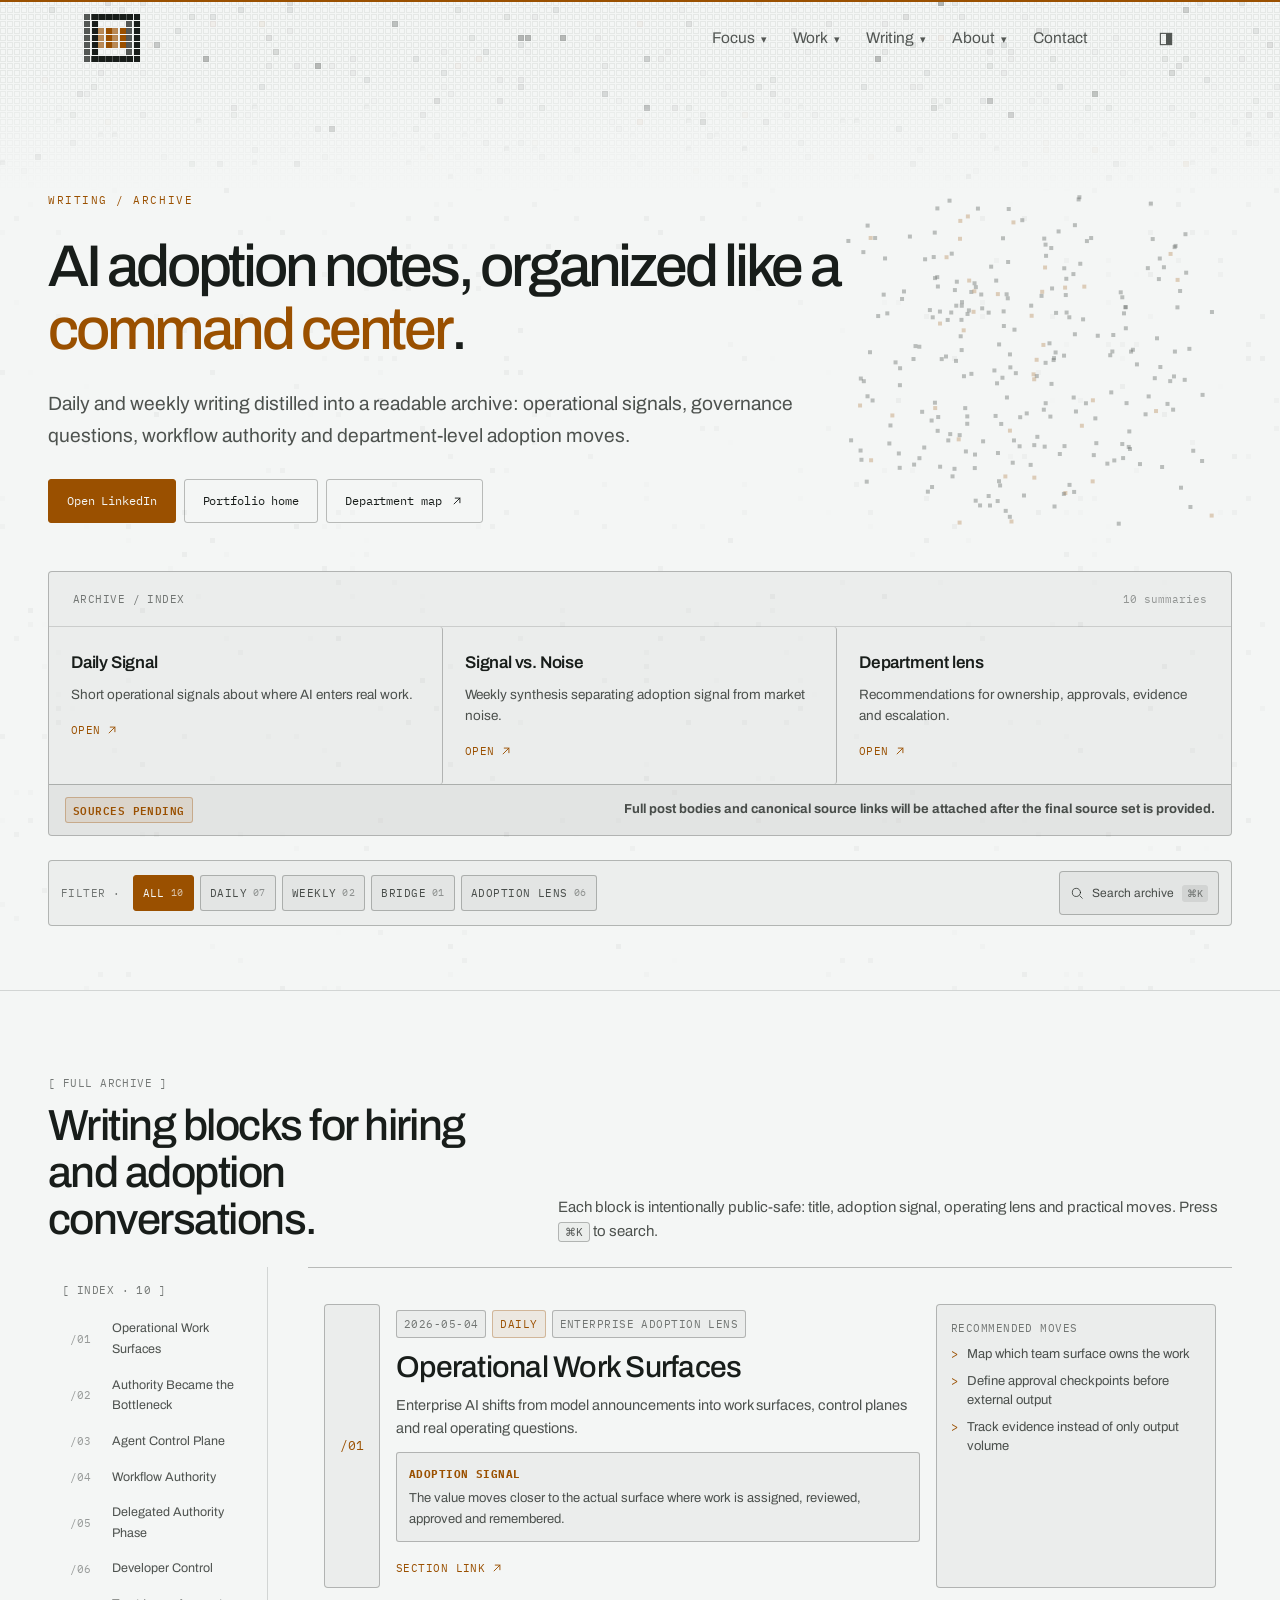
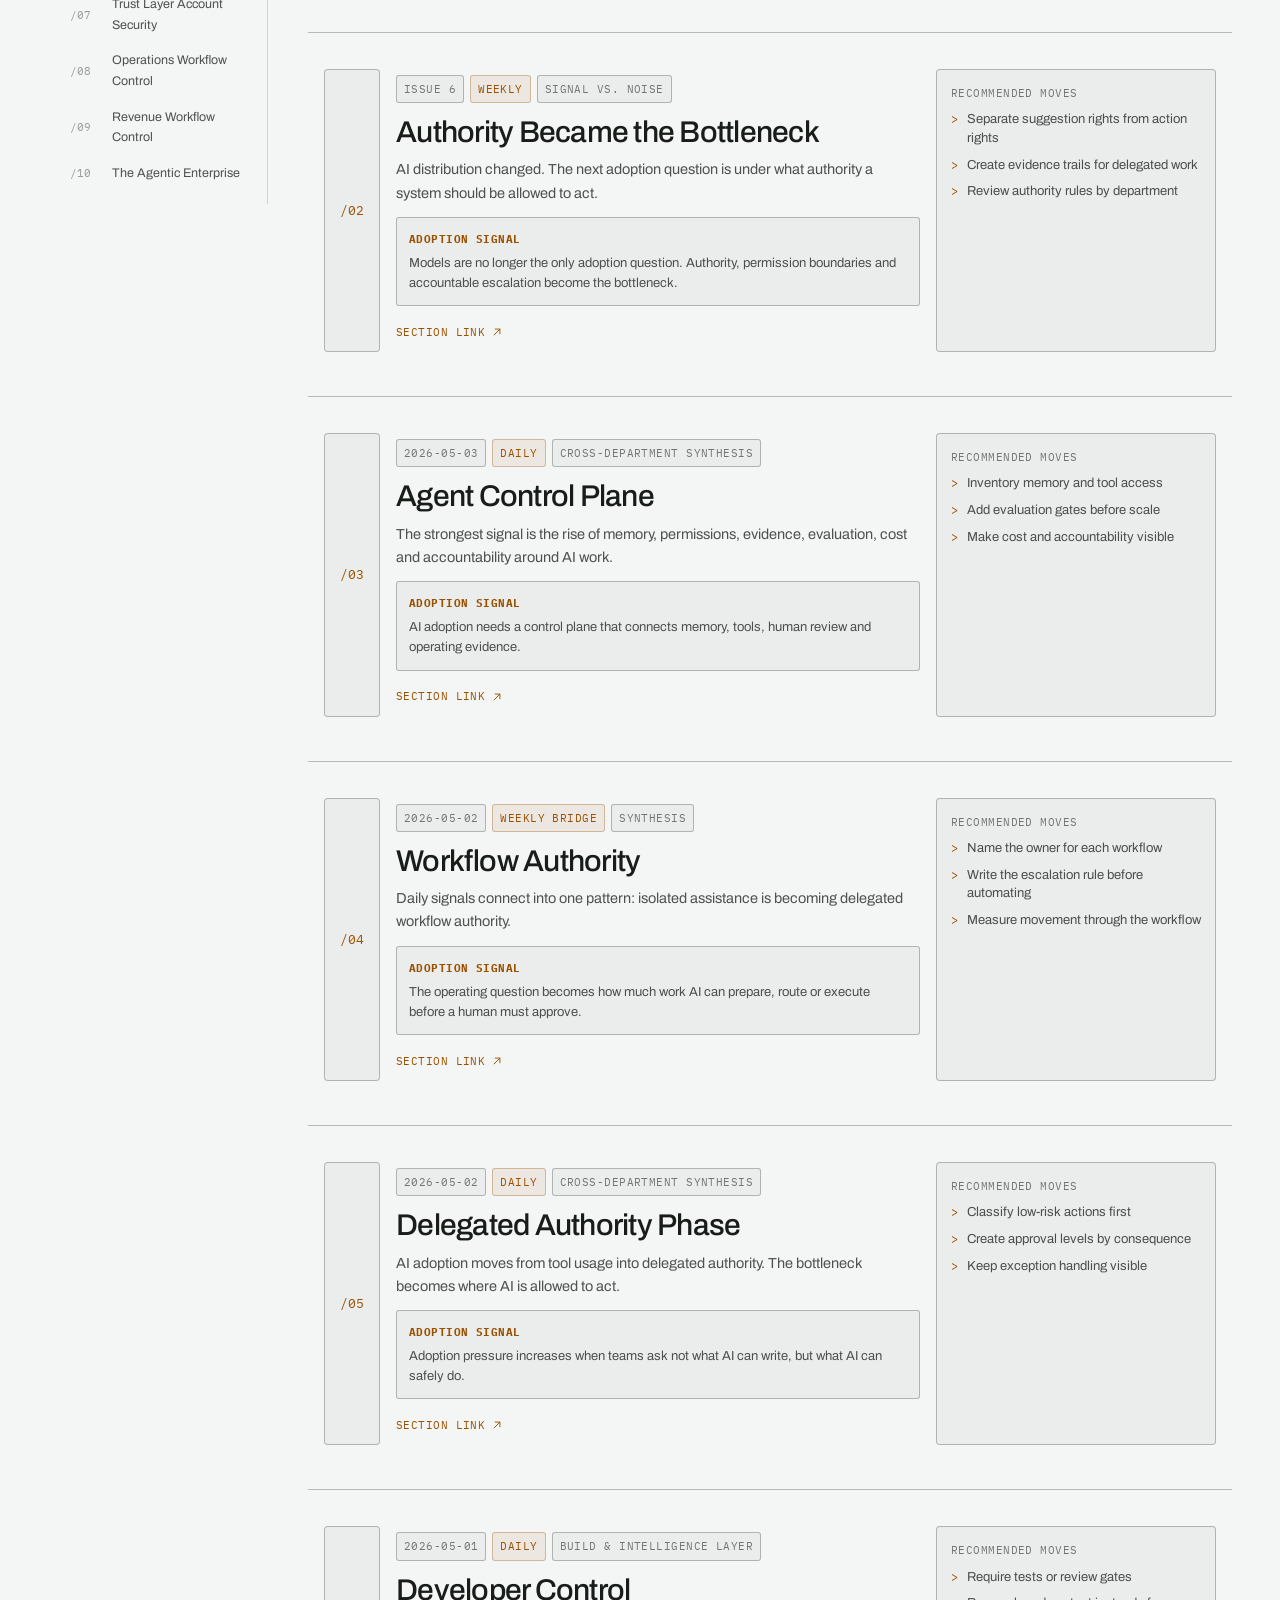
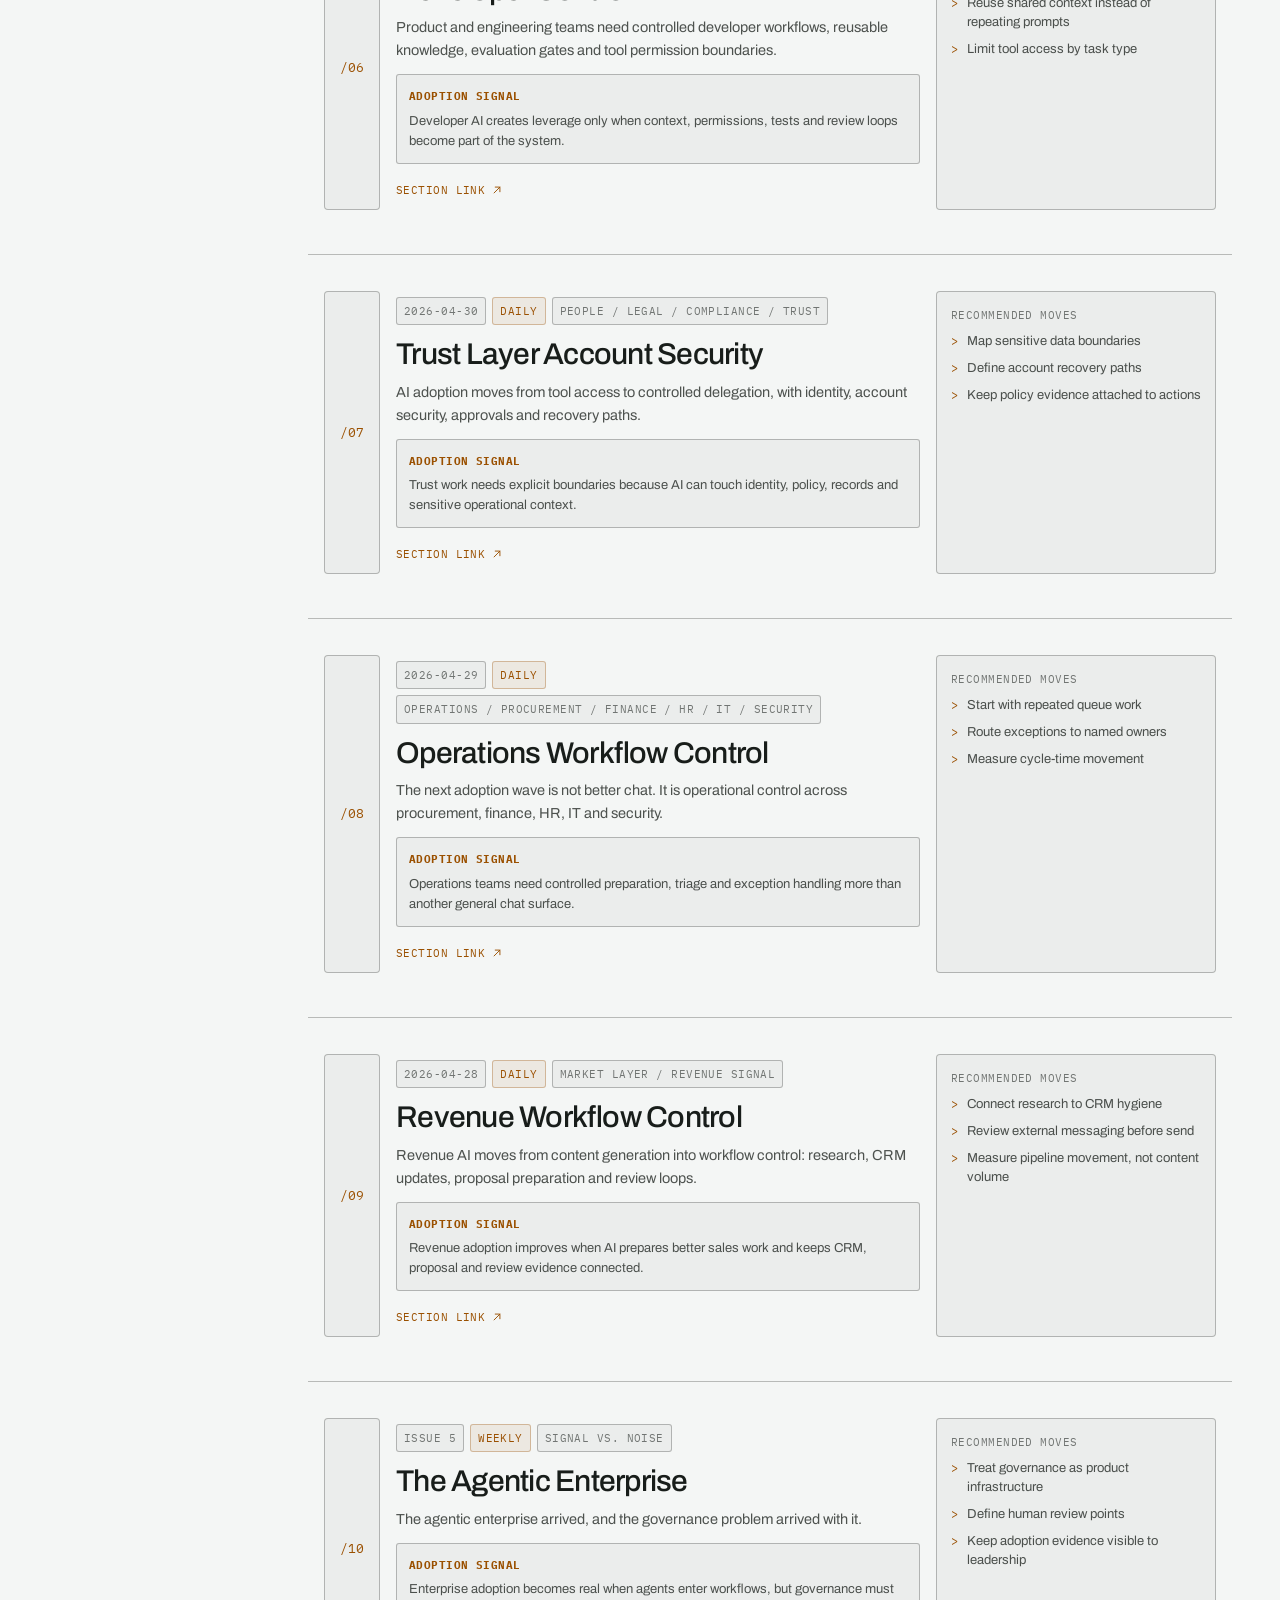
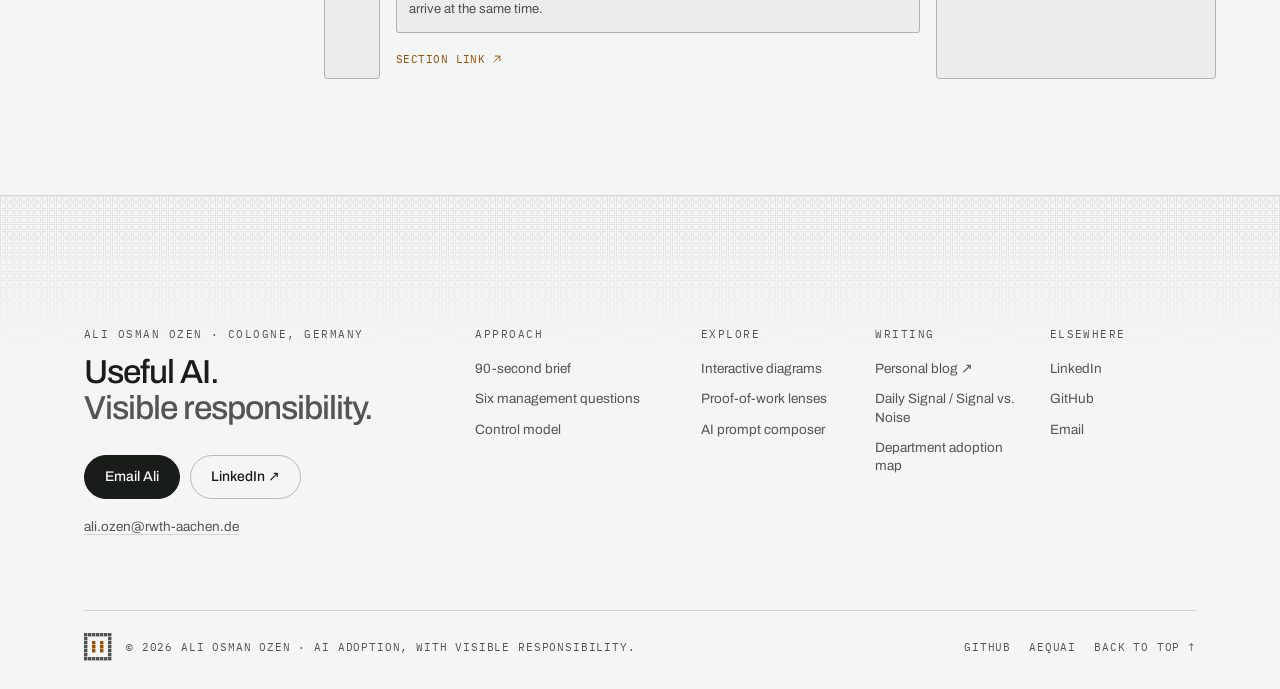
<file: writing-archive.html>
<!DOCTYPE html>
<!-- Generated by scripts/build_personal_subpages.py; content pinned in scripts/reference/subpages. --><html data-page="writing" data-theme="light" lang="en"><head>
<meta charset="utf-8"/>
<meta content="width=device-width,initial-scale=1,viewport-fit=cover" name="viewport"/>
<meta content="index, follow" name="robots"/>

<title>Writing Archive - Daily Signal &amp; Signal vs. Noise | Ali Osman Ozen</title>
<meta content="Public LinkedIn writing archive for Ali Osman Ozen: Daily Signal posts, Signal vs. Noise weekly synthesis and AI adoption recommendations." name="description"/>
<link href="assets/aequai-home/img/aequai-mark.svg" rel="icon" type="image/svg+xml"/>
<link href="https://fonts.googleapis.com" rel="preconnect"/>
<link crossorigin="" href="https://fonts.gstatic.com" rel="preconnect"/>
<link href="https://fonts.googleapis.com/css2?family=Archivo:wght@400;500;600;700&amp;family=IBM+Plex+Mono:wght@400;500&amp;display=swap" rel="stylesheet"/>
<style>
/* DESIGN.md 6A - site sheets into a named layer, declared before the kit's. */
@layer site;
@import url("assets/aequai-home/site.css?v=20260902-lensv2") layer(site);
@import url("assets/aequai-home/demo.css?v=20260902-lensv2") layer(site);
@import url("assets/aequai-home/demo-ext.css?v=20260902-lensv2") layer(site);
@import url("assets/aequai-home/corporate-pages.css?v=20260902-lensv2") layer(site);
@import url("assets/aequai-home/theme-light.css?v=20260902-lensv2") layer(site);
</style>

<link href="assets/aequai-home/glass-kit-v3.css?v=3baa8acd9ed6" rel="stylesheet"/>
<style>
/* ==========================================================================
   lv- : lens v2. Geometry and the light correction of gk-graph's dark-first
   literals. Every colour still resolves from the kit token layer.
   Unlayered on purpose (DESIGN.md 6A).
   ========================================================================== */
.lv{
  position:relative; background:var(--gk-bg); color:var(--gk-tx);
  --lv-sans:Geist,Archivo,Urbanist,"Helvetica Neue",Arial,sans-serif;
  font-family:var(--lv-sans);
  -webkit-font-smoothing:antialiased;
  --lv-choice-size:15.5px;
  --lv-rule:1px;
  --lv-mono:"IBM Plex Mono",ui-monospace,SFMono-Regular,Menlo,monospace;
  --lv-head:77px;
  --lv-inset:calc(max(0px, (100vw - 1500px) / 2) + clamp(20px,3.2vw,48px));
  /* the doc register sets a serif display face; a technical drawing is not a
     document, so this direction swaps the one token the register says to swap */
  --gk-display-family:Geist,Archivo,Urbanist,"Helvetica Neue",Arial,sans-serif;
  --gk-mono-family:var(--lv-mono);
}
/* Paint the document canvas and page with the same black, including overscroll. */
html[data-theme="dark"]:has(body.lv){background:rgb(var(--gk-shade-rgb,0 0 0))}
html[data-theme="dark"] body.lv{--gk-bg:rgb(var(--gk-shade-rgb))}
.lv-wrap{ margin:0 auto; padding:0 var(--lv-inset); }
@supports(width:round(nearest, 20px, 7px)){
  .lv{--lv-inset:round(nearest, calc(max(0px, (100vw - 1500px) / 2) + clamp(20px,3.2vw,48px)), 7px)}
}

/* -- the field, at 200px ------------------------------------------------- */
/* Two nested masks rather than one composited one: the parent carries the
   vertical dissolve, the child carries the 7px mesh tile. mask-composite is
   still uneven across engines and its failure mode here is an un-faded grid
   running into the headline, so the fade gets its own element. */
.lv-plate{
  position:absolute; inset:0 0 auto; height:192px;
  z-index:1; pointer-events:none; overflow:hidden; color:rgb(var(--gk-ink-rgb));
  -webkit-mask-image:linear-gradient(to bottom, #000 35%, transparent 100%);
  mask-image:linear-gradient(to bottom, #000 35%, transparent 100%);
}
/* the mesh: every cell a 1px outline at .062, tiled at the measured 7px pitch */
.lv-plate__mesh{
  position:absolute; inset:0;
  background:rgb(var(--gk-ink-rgb) / .058);
  --lv-tile:url("data:image/svg+xml;utf8,<svg xmlns='http://www.w3.org/2000/svg' width='7' height='7'><rect x='0.5' y='0.5' width='5' height='5' fill='none' stroke='black' stroke-width='1'/></svg>");
  -webkit-mask-image:var(--lv-tile); mask-image:var(--lv-tile);
  -webkit-mask-size:7px 7px; mask-size:7px 7px;
  -webkit-mask-repeat:repeat; mask-repeat:repeat;
}
.lv-plate svg{ position:absolute; inset:0; display:block; width:100%; height:192px }
.lv-plate rect{ fill:currentColor; shape-rendering:crispEdges }
/* the burning cells: accent, not a brighter grey */
.lv-plate .lv-burn{ fill:var(--gk-a) }

/* -- the field, at 32px : the mark ---------------------------------------- */
.lv-mk{ width:26px; height:26px; display:block; flex:none; overflow:visible }
.lv-mk rect{ fill:currentColor }

/* the one animation on the page: the mark assembling out of its own field,
   once, then never again. Everything else here is still. */
@media (prefers-reduced-motion: no-preference){
  .lv-mk rect{ animation:lv-seat .5s var(--gk-ease,cubic-bezier(.2,.7,.3,1)) both;
    animation-delay:var(--d,0s) }
  /* about one in seven squares burns: up fast, down slow, each on its own clock so
     the field never pulses in unison */
  .lv-plate .lv-burn{ animation:lv-burn 5.5s var(--gk-ease,cubic-bezier(.2,.7,.3,1)) infinite;
    animation-delay:var(--d,0s) }
}
@keyframes lv-seat{ from{ opacity:0; scale:.2 } to{ opacity:1; scale:1 } }
@keyframes lv-burn{
  0%{ opacity:var(--a,.05) } 7%{ opacity:.42 } 30%{ opacity:calc(var(--a,.05) * 2) }
  62%,100%{ opacity:var(--a,.05) } }
.lv-mk rect{ transform-box:fill-box; transform-origin:center }

/* The logo uses only interiors of the existing 7px background mesh. */
.lv-field-logo{transform:translate(var(--lv-inset),14px);
  --lv-logo-rest:.30;--lv-logo-bright:.72;--lv-logo-amber-on:.65;--lv-logo-amber-off:.05}
.lv-logo-cutout{x:var(--lv-inset)}
.lv-plate .lv-field-mark{fill:var(--gk-tx);opacity:var(--lv-logo-bright)}
.lv-plate .lv-field-mark--inner{fill:var(--gk-a);opacity:var(--lv-logo-amber-on)}
.lv-logo-motion{position:absolute;left:var(--lv-inset);top:14px;width:49px;height:49px;
  z-index:21;padding:0;border:0;background:transparent;cursor:pointer}
.lv-logo-motion:focus-visible{outline:1px solid var(--gk-tx);outline-offset:4px}
.lv:has(.lv-logo-motion[aria-pressed="true"]) .lv-field-mark{animation-play-state:paused}
@media(prefers-reduced-motion:no-preference){
  .lv-plate .lv-field-mark{animation:lv-field-shade var(--lv-pulse) linear infinite;
    animation-delay:var(--d)}
  .lv-plate .lv-field-mark--inner{animation-name:lv-field-amber;
    animation-duration:calc(var(--lv-pulse) + 14s)}
}
@keyframes lv-field-shade{
  0%,22%,60%,82%,100%{opacity:var(--lv-logo-rest)}
  8%,67%{opacity:var(--lv-logo-bright)}
}
/* Amber stays lit, with short, independently timed dips. */
@keyframes lv-field-amber{
  0%,76%,84%,100%{opacity:var(--lv-logo-amber-on)}
  78%,81%{opacity:var(--lv-logo-amber-off)}
}

/* -- header --------------------------------------------------------------- */
.lv-head{ position:relative; z-index:20; display:flex; align-items:center;
  gap:clamp(14px,3vw,40px); min-height:var(--lv-head,68px) }
.lv-logo{ display:inline-flex; align-items:center; gap:10px; min-height:var(--gk-tap);
  font-weight:600; letter-spacing:-.022em; font-size:16px; color:var(--gk-tx);
  text-decoration:none }
.lv-nav{ display:flex; gap:2px; margin-left:auto }
.lv-nav a{ display:inline-flex; align-items:center; min-height:var(--gk-tap);
  padding:0 12px; text-decoration:none; color:var(--gk-tx-2);
  font-family:var(--lv-mono); font-size:12px; letter-spacing:.06em;
  text-transform:uppercase }
.lv-nav a:hover{ color:var(--gk-tx) }
@media(max-width:960px){ .lv-nav{ display:none } }
.lv-cta{ flex:none; margin-left:auto; display:inline-flex; align-items:center;
  min-height:49px; padding:0 18px; border-radius:var(--gk-r-sm);
  background:rgb(var(--gk-ink-rgb)); color:var(--gk-bg); font-size:13.5px;
  font-weight:600; text-decoration:none; white-space:nowrap }
@media(min-width:961px){ .lv-cta{ margin-left:22px } }

</style>
<link href="assets/aequai-home/lens-menu.css?v=20260913-font2" rel="stylesheet"/>
<link href="assets/aequai-home/index-e.css?v=d410e4012303" rel="stylesheet"/>
<link href="assets/aequai-home/motion/motion.css?v=2c48e9e38ecc" rel="stylesheet"/>
<style>
.track{color-scheme:dark;--bg:#000;--tx:#f2f2f3;--tx2:#a6a6aa;--tx3:#6c6c70;--line:rgba(255,255,255,.09);--line2:rgba(255,255,255,.18);--accent:#ff8a3d; --sans:Geist,Archivo,Urbanist,"Helvetica Neue",Arial,sans-serif;--mono:"IBM Plex Mono",ui-monospace,SFMono-Regular,Menlo,monospace; --inset:clamp(20px,3.2vw,48px);--ease-out:cubic-bezier(.23,1,.32,1);position:relative;height:100svh;color:var(--tx);font:15px/1.5 var(--sans);-webkit-font-smoothing:antialiased}
.track{
*{box-sizing:border-box}
a{color:inherit}
.stage{position:sticky;top:0;height:100svh;overflow:hidden;background:var(--bg)}
.plate,.particles{position:absolute;inset:0;width:100%;height:100%;display:block}
.labels{position:absolute;inset:0;pointer-events:none}
.lbl{position:absolute;font:10.5px/1.25 var(--mono);letter-spacing:.1em;text-transform:uppercase;color:var(--tx3);opacity:0;white-space:nowrap}
.lbl b{color:var(--tx2);font-weight:500}.lbl em{font-style:normal;color:var(--acc)}
.lbl i{display:inline-block;width:6px;height:6px;margin-right:7px;vertical-align:1px;background:currentColor}
.lbl.lockup{font:600 clamp(40px,5vw,72px)/1 var(--sans);letter-spacing:-.03em;text-transform:none;color:var(--tx)}
.frame i{position:absolute;width:14px;height:14px;border:0 solid var(--line2)}
.frame i:nth-child(1){left:14px;top:14px;border-width:1px 0 0 1px}.frame i:nth-child(2){right:14px;top:14px;border-width:1px 1px 0 0}
.frame i:nth-child(3){left:14px;bottom:14px;border-width:0 0 1px 1px}.frame i:nth-child(4){right:14px;bottom:14px;border-width:0 1px 1px 0}
.chrome-top{position:absolute;inset:0 0 auto 0;display:flex;justify-content:space-between;align-items:flex-start;gap:20px;padding:26px var(--inset) 0;font:10.5px/1 var(--mono);letter-spacing:.12em;text-transform:uppercase;color:var(--tx3);pointer-events:none}
.chrome-top p{margin:0}
.brand{display:flex;align-items:center;gap:14px}.brand-gap{width:49px;height:1px}
.brand b{font:600 13px var(--sans);letter-spacing:0;text-transform:none;color:var(--tx)}
.back{pointer-events:auto;text-decoration:none}.back:hover{color:var(--tx)}
html.embed .back{display:none}
.variants{display:flex;gap:2px;pointer-events:auto}
.variants a{padding:6px 9px;text-decoration:none;border:1px solid transparent;color:var(--tx3)}
.variants a[aria-current=true]{color:var(--tx);border-color:var(--line2)}.variants a:hover{color:var(--tx)}
.fig{padding-top:4px}.fig b{color:var(--tx);font-weight:500}
.copy{position:absolute;left:var(--inset);bottom:clamp(128px,17vh,168px);width:min(520px,calc(100% - 2*var(--inset)))}
.chapter{position:absolute;left:0;bottom:0;width:100%;visibility:hidden}
.chapter.show{visibility:visible}
.line{display:block;overflow:hidden;padding-bottom:.06em;margin-bottom:-.06em}
.line>span{display:inline-block;will-change:transform}
.chapter:not(:first-child) .line>span{transform:translateY(108%)}.chapter:not(:first-child) :is(.meta,.body,.stats,.sig,.hint){opacity:0}
.sig{font-weight:600;font-size:19px;letter-spacing:-.01em;margin:0 0 18px}
h1,h2{font-weight:500;letter-spacing:-.035em;line-height:1.04;margin:0}
h1{font-size:clamp(34px,4.4vw,56px)}h2{font-size:clamp(28px,3.2vw,42px)}
.muted{background:linear-gradient(90deg,var(--tx) 10%,var(--tx3) 110%);-webkit-background-clip:text;background-clip:text;color:transparent}
.body{color:var(--tx2);margin:18px 0 0;max-width:420px}
.meta{font:10.5px var(--mono);letter-spacing:.14em;text-transform:uppercase;color:var(--acc);margin:0 0 16px}
.hint,.stats{font:10.5px var(--mono);letter-spacing:.12em;text-transform:uppercase;color:var(--tx3);margin:18px 0 0}
.stats{border-top:1px solid var(--line);padding-top:12px;font-variant-numeric:tabular-nums}
.stats b{color:var(--acc);font-weight:500}
/* number line: chapters as ticks, progress as a filled line and a percentage */
.chrome-bottom{position:absolute;inset:auto 0 0 0;padding:0 var(--inset) 24px;font:10.5px/1 var(--mono);letter-spacing:.12em;text-transform:uppercase;color:var(--tx3)}
.nl{position:relative;height:44px;margin:0 56px 16px 0;opacity:0;transform:translateY(14px);pointer-events:none;transition:opacity .6s var(--ease-out),transform .6s var(--ease-out)}
.nl.on{opacity:1;transform:none;pointer-events:auto}
.nl-track{position:absolute;left:0;right:0;top:9px;height:1px;background:var(--line)}
.nl-track b{position:absolute;inset:0;background:var(--acc);transform-origin:left;transform:scaleX(0);transition:transform 1.2s cubic-bezier(.65,0,.35,1)}
.nl-ticks{list-style:none;margin:0;padding:0;position:absolute;inset:0}
.nl-ticks li{position:absolute;top:0;transform:translateX(-50%)}
.nl-ticks li:first-child{transform:none}.nl-ticks li:last-child{transform:translateX(-100%)}
.nl-ticks button{all:unset;cursor:pointer;display:grid;justify-items:center;gap:9px;color:var(--tx3);opacity:.42;transition:opacity .35s var(--ease-out),color .35s var(--ease-out)}
.nl-ticks button:hover{opacity:.7}
.nl-ticks li:first-child button{justify-items:start}.nl-ticks li:last-child button{justify-items:end}
.nl-ticks i{width:7px;height:7px;margin-top:6px;background:var(--bg);border:1px solid var(--line2);transition:background .2s,border-color .2s}
.nl-ticks button span{white-space:nowrap}
.nl-ticks .done{opacity:.5}.nl-ticks .done i{background:var(--tx3);border-color:var(--tx3)}
.nl-ticks .on{color:var(--tx);opacity:1}.nl-ticks .on i{background:var(--acc);border-color:var(--acc)}
.nl-ticks button:focus-visible,.toggles button:focus-visible,.variants a:focus-visible{outline:1px solid var(--tx);outline-offset:3px}
.nl-pct{position:absolute;right:-56px;top:5px;width:48px;text-align:right;color:var(--tx);font-variant-numeric:tabular-nums}
.nl-row{display:flex;justify-content:space-between;align-items:center}
.nl-row p{margin:0;display:flex;gap:18px}#tc{color:var(--tx2);font-variant-numeric:tabular-nums}
.toggles{display:flex;align-items:center;gap:4px}.toggles span{margin:0 6px 0 14px}
.toggles button{all:unset;cursor:pointer;padding:6px 8px;color:var(--tx3);border:1px solid transparent}
.toggles button[aria-pressed=true]{color:var(--tx);border-color:var(--line2)}
.static{padding:120px var(--inset);max-width:720px}.static h2{font-size:24px;margin-top:40px}
@media(max-width:900px){.nl-ticks button span{display:none}.nl-ticks .on span{display:block}.fig{display:none}}
@media(max-width:640px){.nl-row p span:last-child{display:none}.toggles span{margin-left:6px}.brand span:not(.brand-gap){display:none}.copy{bottom:128px}}
/* v5 semantic colours for labels (set from the film palette) */
.lbl .k1{color:rgb(var(--k1))}.lbl .k2{color:rgb(var(--k2))}.lbl .k3{color:rgb(var(--k3))}.lbl .k4{color:rgb(var(--k4))}
.lbl .gate{color:var(--tx);font-weight:500}
.chapter .body{max-width:440px}
/* v7 labels: brighter and legible over particles (a halo in the ground colour) */
.lbl{font-size:11px;color:var(--tx2);text-shadow:0 0 2px var(--bg),0 0 6px var(--bg),0 0 12px var(--bg),0 0 18px var(--bg)}
.lbl b{color:var(--tx)}
/* lab studies (02 Entropy): no copy, no film tabs; the figure is the whole frame */
html.lab-film .copy,html.lab-film .variants{display:none}html.lab-film .nl{margin-top:0}
html.embed.lab-film .chrome-top .brand,html.embed.lab-film .chrome-bottom,html.embed.lab-film .frame{display:none}

}
html.light .track{color-scheme:light;--bg:#f4f6f5;--tx:rgb(24,29,26);--tx2:rgb(82,86,83);--tx3:rgb(114,118,116);--line:rgba(12,18,14,.13);--line2:rgba(12,18,14,.26)}
html.light .track .lbl{color:rgb(52,56,54)}
</style>
<style>
/* fbh- : Film B homepage hero. The film sheet is scoped to .track by the build; these rules seat it
   under the live header and make the opening frame match the live hero. */
html,body{overflow-x:clip}
/* the film paints the header field and the logo itself; the live plate would double them */
html.page-film .fbh .lv-plate{display:none}   /* only once the film runs; without JS the live plate stays */
/* the film starts at the top of the page, under the live header */
.fbh-main{display:block;margin-top:calc(-1 * var(--lv-head))}
/* header, menu panel and menu shade keep the live stacking (lens-menu.css: head 40, shade 30, panel 42) */
.track{--inset:var(--lv-inset);background:var(--gk-bg)}
.track .film-hidden,.track .nl-row{display:none}
/* number line: hidden on the hero, 01–05 only */
.track .chrome-bottom{padding-bottom:28px}
.track .nl{margin-right:56px;margin-bottom:0}
/* 00 Hero = the live hero, bottom-left at the live inset and the live bottom padding */
.track .copy .chapter.fbh-hero{width:max-content;max-width:calc(100vw - 2 * var(--lv-inset));
  bottom:calc(clamp(24px,6.37dvh,64px) - clamp(128px,17vh,168px))}
.track :is(.fbh-hero,.fbh-nojs) .sig{margin:0;font:inherit;letter-spacing:inherit}
.track :is(.fbh-hero,.fbh-nojs) .le-signature{margin-bottom:28px}
:is(.fbh-hero,.fbh-nojs) .le-title .line{display:block}
.track :is(.fbh-hero,.fbh-nojs) .actions.le-actions{margin:40px 0 0}
@media(max-width:640px){.track .copy{bottom:128px}.track .copy .chapter.fbh-hero{bottom:calc(clamp(24px,6.37dvh,64px) - 128px)}}
@media(max-width:600px){.track :is(.fbh-hero,.fbh-nojs) .le-signature{margin-bottom:22px}.track :is(.fbh-hero,.fbh-nojs) .actions.le-actions{margin-top:28px}}
/* no JavaScript: the static live hero */
.fbh-nojs{position:absolute;left:var(--lv-inset);bottom:clamp(24px,6.37dvh,64px);z-index:5}
/* the film sheet sets a{color:inherit}; the live buttons keep their own ink */
.track :is(.fbh-hero,.fbh-nojs) :is(.le-signature,.le-button){color:var(--gk-tx)}
.track :is(.fbh-hero,.fbh-nojs) .le-button--primary{color:var(--gk-bg)}
/* hero line under the headline (storyboard): the live intro size and ink */
.track .fbh-hero .fbh-lede{margin:22px 0 0;max-width:none;font-size:clamp(16px,1.25vw,19px);line-height:1.5;color:var(--gk-tx-2)}
.track :is(.fbh-hero,.fbh-nojs) .actions.le-actions{margin-top:32px}
/* one link per scene, in the site's own secondary button */
.track .chapter .actions{display:flex;flex-wrap:wrap;gap:12px;margin:24px 0 0}
.track .chapter .actions .le-button:not(.le-button--primary){color:var(--gk-tx)}
.track .chapter .actions .le-button--primary{color:var(--gk-bg)}   /* scene 06: the primary action, readable like the hero one */
/* placeholder target for the nine steps */
.fbh-steps{padding:clamp(72px,12vh,140px) var(--lv-inset);border-top:1px solid var(--gk-line)}
.fbh-steps-meta{font:12px var(--lv-mono);color:var(--gk-tx-2);letter-spacing:.04em;margin:0 0 20px}
.fbh-steps h2{font-family:var(--lv-sans);font-size:clamp(36px,4.1vw,68px);font-weight:500;line-height:1.04;letter-spacing:-.045em;margin:0;color:var(--gk-tx)}
.fbh-steps h2 span{color:var(--gk-tx-2)}
.fbh-steps-note{margin:22px 0 0;color:var(--gk-tx-2);font-size:15px}
/* scene buttons (Ali, 2026-09-28): appear last, the arrow nudges down once, hover lowers it 2px, press sinks 1px */
.track .chapter .actions .le-button,.track .fbh-hero .le-button[href^="#"]{transition:border-color .2s var(--gk-ease),background-color .2s var(--gk-ease),transform .12s var(--gk-ease)}
.track .chapter .actions .le-button svg,.track .fbh-hero .le-button[href^="#"] svg{transition:transform .2s var(--gk-ease)}
.track .chapter .actions .le-button[href^="#"]:hover svg,.track .fbh-hero .le-button[href^="#"]:hover svg{transform:translateY(2px)}
.track .chapter .actions .le-button:hover,.track .fbh-hero .le-button[href^="#"]:hover{border-color:var(--gk-tx)}
.track .chapter .actions .le-button:active,.track .fbh-hero .le-button:active{transform:translateY(1px)}
@keyframes fbh-nudge{0%,100%{transform:none}45%{transform:translateY(3px)}}
.track .chapter.show:not(#ch0) .actions .le-button[href^="#"] svg{animation:fbh-nudge .7s var(--gk-ease) 1.55s 1}
@media(prefers-reduced-motion:reduce){
  .track .chapter .actions .le-button,.track .chapter .actions .le-button svg,.track .fbh-hero .le-button{transition:none}
  .track .chapter.show .actions .le-button svg{animation:none}
  .track .chapter .actions .le-button[href^="#"]:hover svg,.track .chapter .actions .le-button:active,.track .fbh-hero .le-button:active,.track .fbh-hero .le-button[href^="#"]:hover svg{transform:none}
}
/* theme button in the live header: a 44px target, quiet until hovered; only with the film running */
.fbh-theme{display:none;place-items:center;width:44px;height:44px;margin-left:6px;padding:0;border:0;background:none;color:var(--gk-tx-2);cursor:pointer;flex:none}
html.page-film .fbh-theme{display:inline-grid}
.fbh-theme:hover{color:var(--gk-tx)}
.fbh-theme:focus-visible{outline:2px solid var(--gk-a);outline-offset:2px}

/* scene 06: back to the hero; the copy sits higher, the progress line steps aside (v8.3) */
.track .copy #ch6{bottom:clamp(56px,10vh,110px)}
html.fbh-end .track .chrome-bottom .nl{opacity:0;transition:opacity .4s var(--gk-ease)}
.track .chrome-bottom .nl{transition:opacity .4s var(--gk-ease)}
@media(max-width:640px){.track .copy #ch6{bottom:44px}}
/* the next step: a filled button with the lab's pixel loader (Beautiful UI · LoadingState, Drive), its wave driving down */
.fbh-next{display:inline-flex;align-items:center;gap:12px}
.fbh-pix{display:inline-grid;grid-template-columns:repeat(3,4px);gap:1.5px}
.fbh-pix i{width:4px;height:4px;border-radius:1px;background:currentColor;opacity:.15;animation:fbh-pixel 650ms ease-in-out var(--d) infinite}
@keyframes fbh-pixel{0%,100%{opacity:.15}35%{opacity:1}}
.fbh-next:hover .fbh-pix i{animation-duration:420ms}
@media(prefers-reduced-motion:reduce){.fbh-pix i{animation:none;opacity:.55}}

/* the nine steps: see the v8.4 block at the end */

/* short phones (iPhone SE, Safari with its bars): the copy tightens so the scene keeps room above it (v8.3 fix) */
@media(max-width:640px) and (max-height:700px){
 .track .copy{bottom:88px}
 .track .copy .chapter:not(#ch0) h2{font-size:26px;line-height:1.08}
 .track .copy .chapter:not(#ch0) .body{font-size:14px;line-height:1.45;margin-top:10px}
 .track .copy .chapter:not(#ch0) .meta{margin-bottom:10px}
 .track .copy .chapter:not(#ch0) .actions{margin-top:14px}
 .track .copy .chapter:not(#ch0) .actions .le-button{padding-top:10px;padding-bottom:10px}}

/* hero: the two buttons side by side on phones too (v8.3) */
.track .fbh-hero .le-actions{flex-direction:row;flex-wrap:nowrap;align-items:center;gap:8px}
@media(max-width:640px){.track .fbh-hero .le-actions .le-button{padding:0 14px;gap:8px;font-size:14px;white-space:nowrap}}
@media(max-width:360px){.track .fbh-hero .le-actions .le-button{padding:0 11px;font-size:13px}.track .fbh-hero .le-actions .le-button svg{display:none}}
/* phones: in the film the header (logo + menu) steps aside; it returns on the hero and below the film */
@media(max-width:820px){
 .fbh .lv-head{transition:opacity .35s var(--gk-ease),transform .35s var(--gk-ease)}
 html.fbh-film .fbh :is(.lv-head,.lv-logo-motion){opacity:0;transform:translateY(-100%);pointer-events:none}
 .fbh .lv-logo-motion{transition:opacity .35s var(--gk-ease),transform .35s var(--gk-ease)}}
@media(prefers-reduced-motion:reduce){.fbh .lv-head{transition:none}}
/* v8.3: film copy 10% larger on desktop (the hero keeps its own size) */
@media(min-width:821px){.track .copy .chapter:not(#ch0){zoom:1.1}.track .copy{width:min(572px,calc(100% - 2*var(--inset)))}}   /* the copy box grows with it, so lines break as before */
/* phones: hero buttons clear of Safari's bottom bar and the home indicator */
@media(max-width:640px){.track .copy .chapter.fbh-hero{bottom:calc(max(48px, env(safe-area-inset-bottom) + 40px) - 128px)}}
@media(max-width:640px) and (max-height:700px){.track .copy .chapter.fbh-hero{bottom:calc(max(44px, env(safe-area-inset-bottom) + 36px) - 88px)}}
/* skip the film: invisible until a keyboard focuses it, so it takes no room on screen */
.fbh-skip{position:absolute;left:var(--lv-inset);top:84px;z-index:60;padding:10px 16px;border-radius:22px;background:var(--gk-tx);color:var(--gk-bg);font-size:14px;text-decoration:none;transform:translateY(-200%);opacity:0;pointer-events:none}
.fbh-skip:focus-visible{transform:none;opacity:1;pointer-events:auto;outline:2px solid var(--gk-a,#f2a33a);outline-offset:3px}

/* ---- v8.4 · the nine steps: full-screen sections over a second, scroll-driven film; scroll snap steps the page ---- */
html{scroll-snap-type:y mandatory}
@media(prefers-reduced-motion:no-preference){html{scroll-behavior:smooth}}
.track{scroll-snap-align:start;scroll-snap-stop:always}
.fbh .gk-site-footer{scroll-snap-align:end}
.ns{position:relative;color:var(--gk-tx);overflow:clip}   /* v10: the sticky stage never shows past the last section (it leaked over the footer) */
.ns-stage{display:none;position:sticky;top:0;height:100vh;height:100svh;margin-bottom:-100vh;margin-bottom:-100svh;overflow:hidden;pointer-events:none;z-index:0}
html.ns-live .ns-stage{display:block}
.ns-stage :is(.plate,.particles){position:absolute;inset:0;width:100%;height:100%;display:block}
.ns-stage .labels{position:absolute;inset:0}
.ns-stage .lbl{position:absolute;opacity:0;white-space:nowrap;font:11px/1.25 var(--lv-mono);letter-spacing:.1em;text-transform:uppercase;color:var(--gk-tx-2);text-shadow:0 0 2px var(--gk-bg),0 0 6px var(--gk-bg),0 0 12px var(--gk-bg),0 0 18px var(--gk-bg)}
.ns-stage .lbl b{color:var(--gk-tx);font-weight:500}.ns-stage .lbl em{font-style:normal;color:var(--gk-a)}
.ns-stage .lbl i{display:inline-block;width:6px;height:6px;margin-right:7px;vertical-align:1px;background:currentColor}
.ns-stage .lbl .gate{color:var(--gk-tx);font-weight:500}
.ns-step{position:relative;z-index:1;box-sizing:border-box;height:100vh;height:100svh;display:flex;align-items:flex-end;
  padding:calc(var(--lv-head,72px) + 24px) var(--lv-inset) clamp(112px,15vh,150px);scroll-snap-align:start;scroll-snap-stop:always}
.ns-copy{width:min(560px,42vw)}
.ns-meta{font:11.5px/1.3 var(--lv-mono);letter-spacing:.14em;text-transform:uppercase;color:var(--gk-tx-2);margin:0 0 16px}
.ns-meta i{font-style:normal;opacity:.5;margin:0 3px}
.ns-step h2{font-family:var(--lv-sans);font-size:clamp(30px,3.5vw,46px);font-weight:500;line-height:1.04;letter-spacing:-.035em;margin:0;color:var(--gk-tx)}
.ns-step h2 .line{display:block}
.ns-step h2 .muted{background:linear-gradient(90deg,var(--gk-tx) 10%,var(--gk-tx-2) 110%);-webkit-background-clip:text;background-clip:text;color:transparent}
.ns-body{margin:18px 0 0;max-width:470px;font-size:16px;line-height:1.5;color:var(--gk-tx-2)}
.ns-k{font:500 10.5px/1.3 var(--lv-mono);letter-spacing:.1em;text-transform:uppercase;color:var(--gk-tx-2)}
.ns-not{margin:16px 0 0;max-width:500px;font-size:13.5px;line-height:1.5;color:var(--gk-tx-2)}.ns-not .ns-k{margin-right:8px}
.ns-getline{margin:22px 0 0;max-width:500px;padding:12px 14px;border:1px solid var(--gk-line);border-left:2px solid var(--gk-tx);font-size:14.5px;line-height:1.5;color:var(--gk-tx);background:var(--gk-bg)}
.ns-getline .ns-k{margin-right:8px}
/* "You get" cards: Beautiful UI's context cards and task rows, re-authored flat in the site's own tokens */
.ns-card{display:block;margin:22px 0 0;max-width:520px;border:1px solid var(--gk-line);border-radius:6px;background:var(--gk-bg);color:var(--gk-tx);text-decoration:none}
.ns-card-h{display:flex;align-items:center;gap:10px;padding:10px 12px;border-bottom:1px solid var(--gk-line)}
.ns-card-h b{font-size:13px;font-weight:600;letter-spacing:-.005em}
.ns-syn{margin-left:auto;font:10px/1 var(--lv-mono);letter-spacing:.1em;text-transform:uppercase;color:var(--gk-tx-2);padding:5px 7px;border:1px solid var(--gk-line);border-radius:4px;white-space:nowrap}
.ns-ctx ul{list-style:none;margin:0;padding:0;display:grid;grid-template-columns:1fr 1fr;gap:1px;background:var(--gk-line)}
.ns-ctx li{display:grid;gap:5px;padding:11px 12px;background:var(--gk-bg);font-size:13.5px;line-height:1.4}
.ns-ctx li.on .ns-k{color:var(--gk-a)}
.ns-ctx li.on .ns-k::before{content:"";display:inline-block;width:6px;height:6px;margin-right:7px;vertical-align:1px;background:var(--gk-a)}
.ns-tasks ol{list-style:none;margin:0;padding:4px 0}
.ns-tasks li{display:flex;align-items:center;gap:12px;padding:8px 12px}
.ns-t{display:grid;gap:1px;min-width:0}.ns-t b{font-size:13.5px;font-weight:500}.ns-t span{font-size:12px;color:var(--gk-tx-2)}
.ns-tasks li.todo .ns-t b{color:var(--gk-tx-2);font-weight:400}
.ns-ok{display:inline-grid;place-items:center;width:22px;height:22px;border-radius:50%;background:var(--gk-tx);color:var(--gk-bg);flex:none}
.ns-ring{position:relative;display:inline-grid;place-items:center;width:22px;height:22px;flex:none}
.ns-ring svg{position:absolute;inset:0}.ns-ring circle{stroke:var(--gk-line)}.ns-ring .arc{stroke:transparent}
.ns-ring i{position:relative;font:600 10px var(--lv-mono);font-style:normal;color:var(--gk-tx-2)}
.ns-tasks li.wait .ns-ring .arc{stroke:var(--gk-a);transform-origin:12px 12px;animation:ns-spin 1.1s linear infinite}
.ns-tasks li.wait .ns-ring i{color:var(--gk-tx)}
.ns-m{margin-left:auto;font:10.5px var(--lv-mono);letter-spacing:.08em;text-transform:uppercase;color:var(--gk-a);white-space:nowrap}
.sr{position:absolute;width:1px;height:1px;overflow:hidden;clip-path:inset(50%);white-space:nowrap}
@keyframes ns-spin{to{transform:rotate(360deg)}}
.ns-pair{display:grid;grid-template-columns:1fr 1fr;gap:10px;margin:22px 0 0;max-width:540px}
.ns-pair .ns-card{margin:0;padding:12px 14px;display:grid;gap:6px;transition:border-color .2s var(--gk-ease)}
.ns-pair .ns-card b{font-size:14px;font-weight:500;line-height:1.35}.ns-pair .ns-card:hover{border-color:var(--gk-tx-2)}
.ns-at{font:10.5px var(--lv-mono);letter-spacing:.08em;text-transform:uppercase;color:var(--gk-tx-2)}
.ns-actions{display:flex;flex-wrap:wrap;gap:10px;margin:28px 0 0}
.ns-actions .le-button:not(.le-button--primary){color:var(--gk-tx)}.ns-actions .le-button--primary{color:var(--gk-bg)}
/* 03 tool rows · 04 module stack · 05 baseline cards (Beautiful UI's ToolChips, ContextCards, InsightCards, re-authored flat) */
.ns-chip{margin-left:auto;flex:none;font:10.5px/1 var(--lv-mono);letter-spacing:.06em;text-transform:uppercase;color:var(--gk-tx-2);padding:5px 7px;border:1px solid var(--gk-line);border-radius:4px;white-space:nowrap}
.ns-tools ul,.ns-stack ol,.ns-ins ul{list-style:none;margin:0;padding:4px 0}
.ns-tools li{display:flex;align-items:center;gap:12px;padding:7px 12px}
.ns-dot{width:8px;height:8px;flex:none;background:var(--gk-tx)}
.ns-tools li.gate .ns-dot{background:var(--gk-bg);box-shadow:inset 0 0 0 1.5px var(--gk-tx)}
.ns-tools li.gate .ns-chip{color:var(--gk-tx);border-color:var(--gk-tx-2)}
.ns-tools li.no .ns-dot{background:var(--gk-line)}
.ns-tools li.no .ns-t b{color:var(--gk-tx-2);font-weight:400;text-decoration:line-through;text-decoration-color:var(--gk-tx-2)}
.ns-foot{margin:0;padding:9px 12px;border-top:1px solid var(--gk-line);font-size:12.5px;line-height:1.45;color:var(--gk-tx-2)}.ns-foot .ns-k{margin-right:8px;color:var(--gk-tx)}
.ns-stack li{display:flex;align-items:center;gap:12px;padding:6px 12px}
.ns-n{flex:none;width:22px;font:500 10.5px var(--lv-mono);letter-spacing:.06em;color:var(--gk-tx-2)}
.ns-stack .ns-t span{font-size:12px}
.ns-ins ul{padding:0;display:grid;grid-template-columns:1fr 1fr;gap:1px;background:var(--gk-line)}
.ns-ins li{display:grid;gap:4px;padding:10px 12px;background:var(--gk-bg);align-content:start}
.ns-v{font-size:12px;color:var(--gk-tx-2)}.ns-v b{font-size:17px;font-weight:500;letter-spacing:-.01em;color:var(--gk-tx);margin-right:2px}
.ns-spark{width:64px;height:20px;color:var(--gk-tx-2)}
.ns-gap{display:block;width:64px;height:18px;margin:1px 0;border:1px dashed var(--gk-tx-2);border-radius:2px;opacity:.7}
.ns-ins li.unk .ns-v b{color:var(--gk-tx-2);font-weight:400}
.ns-src{font:10px/1.3 var(--lv-mono);letter-spacing:.06em;text-transform:uppercase;color:var(--gk-tx-2)}
@media(max-width:820px){
 .ns-chip{font-size:9.5px;padding:4px 6px}
 .ns-tools li{padding:5px 10px;gap:10px}.ns-foot{padding:6px 10px;font-size:11.5px}
 .ns-stack li{padding:4px 10px;gap:8px}.ns-stack .ns-t span{display:none}.ns-n{width:18px}
 .ns-ins li{padding:6px 10px;gap:2px}.ns-v b{font-size:15px}.ns-spark,.ns-gap{display:none}.ns-src{font-size:9px}
}
@media(max-width:820px) and (max-height:700px){.ns-tools li,.ns-stack li{padding-top:3px;padding-bottom:3px}.ns-foot{display:none}.ns-ins li{padding-top:4px;padding-bottom:4px}}
/* the cards arrive when their step does (only with JS; without it everything is simply there) */
html.ns-live [data-anim] :is(li,.ns-foot){transition:opacity .45s var(--gk-ease) calc(var(--i) * 90ms + 250ms),transform .45s var(--gk-ease) calc(var(--i) * 90ms + 250ms)}
html.ns-live .ns-step:not(.ns-on) [data-anim] :is(li,.ns-foot){opacity:0;transform:translateY(6px);transition-delay:0s}
/* the step line (v9): the nine steps, pinned while the path and the services are on screen; lit where this service works */
.ns-nl{display:none}
html.ns-live .ns-nl{display:block;position:fixed;left:var(--lv-inset);right:calc(var(--lv-inset) + 64px);bottom:28px;height:44px;z-index:20;opacity:0;transform:translateY(14px);pointer-events:none;transition:opacity .5s var(--gk-ease),transform .5s var(--gk-ease)}
html.ns-in .ns-nl{opacity:1;transform:none}
.ns-nl-track{position:absolute;left:0;right:0;top:9px;height:1px;background:var(--gk-line)}
.ns-nl-track b{position:absolute;inset:0;background:var(--gk-tx-2);opacity:.5;transform-origin:left;transform:scaleX(0)}
.ns-nl ol{list-style:none;margin:0;padding:0;position:absolute;inset:0;display:flex;justify-content:space-between}
.ns-nl [data-n]{display:grid;justify-items:center;gap:9px;padding:0 0 6px;color:var(--gk-tx-2);opacity:.5;font:10.5px/1 var(--lv-mono);letter-spacing:.12em;text-transform:uppercase;text-decoration:none;white-space:nowrap;transition:opacity .3s var(--gk-ease),color .3s var(--gk-ease)}   /* v15: service names */
html.ns-in .ns-nl [data-n]{pointer-events:auto}
.ns-nl li:first-child [data-n]{justify-items:start}.ns-nl li:last-child [data-n]{justify-items:end}
.ns-nl [data-n] i{width:7px;height:7px;margin-top:6px;background:var(--gk-bg);border:1px solid var(--gk-tx-2);box-sizing:border-box;transition:background-color .3s var(--gk-ease),border-color .3s var(--gk-ease),transform .3s var(--gk-ease)}
.ns-nl [data-n]:hover,.ns-nl [data-n]:focus-visible{opacity:1;color:var(--gk-tx);outline:none}.ns-nl [data-n]:focus-visible span{text-decoration:underline;text-underline-offset:4px}
.ns-nl [data-n].done{opacity:.75}.ns-nl [data-n].done i{border-color:var(--gk-tx)}
.ns-nl [data-n].on{opacity:1;color:var(--gk-tx);font-weight:600}.ns-nl [data-n].on i{background:var(--gk-a);border-color:var(--gk-a);transform:scale(1.25)}
.ns-now{display:none}
/* v9 · the path: the nine steps × the services, one table; hover a row or a step and the rest steps back */
.ns-path{position:absolute;z-index:2;right:var(--lv-inset);top:calc(var(--lv-head,72px) + 6vh);width:min(700px,calc(100vw - 2 * var(--lv-inset) - min(560px,42vw) - 72px))}
.ns-mx{width:100%;border-collapse:collapse;font-size:13px;color:var(--gk-tx)}
.ns-mx thead th{padding:0 0 10px;font:10.5px/1.2 var(--lv-mono);letter-spacing:.08em;text-transform:uppercase;color:var(--gk-tx-2);text-align:center;vertical-align:bottom;font-weight:400;transition:color .2s var(--gk-ease)}
.ns-mx thead th b{display:block;font-weight:500;color:var(--gk-tx);margin-bottom:3px}
.ns-mx thead th span{display:block;font-size:9.5px;letter-spacing:.04em}
.ns-mx tbody th{text-align:left;font-weight:400;padding:0 14px 0 0;height:34px;white-space:nowrap}
.ns-mx tbody th a{color:var(--gk-tx);text-decoration:none;font-size:13.5px}
.ns-mx tbody th a:hover,.ns-mx tbody th a:focus-visible{text-decoration:underline;text-underline-offset:3px}
.ns-mx-g{margin-left:8px;font:10px var(--lv-mono);letter-spacing:.08em;text-transform:uppercase;color:var(--gk-tx-2)}
.ns-mx-short{display:none}
.ns-mx td{text-align:center;border-left:1px solid var(--gk-line);transition:background-color .2s var(--gk-ease)}
.ns-mx tbody tr{border-top:1px solid var(--gk-line);transition:opacity .2s var(--gk-ease)}
.ns-mx tbody tr:last-child{border-bottom:1px solid var(--gk-line)}
.ns-mx i{display:inline-block;width:10px;height:10px;vertical-align:middle;background:var(--gk-tx)}
.ns-mx i.opt{background:transparent;box-shadow:inset 0 0 0 1.5px var(--gk-tx-2)}
.ns-mx.hl tbody tr:not(.hl-r){opacity:.28}
.ns-mx.hl td.hl-c{background:rgb(var(--gk-ink-rgb,242 242 243)/.06)}
.ns-mx.hl thead th.hl-c{color:var(--gk-tx)}
.ns-mx tbody tr.hl-r i.on{background:var(--gk-a)}
.ns-mx-key{margin:12px 0 0;font:10.5px var(--lv-mono);letter-spacing:.08em;text-transform:uppercase;color:var(--gk-tx-2)}
.ns-mx-key i{display:inline-block;width:8px;height:8px;margin:0 6px 0 10px;vertical-align:0;background:var(--gk-tx)}.ns-mx-key i:first-child{margin-left:0}
.ns-mx-key i.opt{background:transparent;box-shadow:inset 0 0 0 1.5px var(--gk-tx-2)}
.ns-mx-key span{text-transform:none;letter-spacing:.02em}
/* v9 · the service covers */
.ns-step h2 .ns-name{display:block;font-size:clamp(17px,1.45vw,21px);font-weight:500;letter-spacing:-.01em;line-height:1.25;margin:0 0 10px;color:var(--gk-tx)}
.ns-svc h2 .muted{display:block;max-width:15em}
.ns-mx{table-layout:fixed}.ns-mx thead td{width:44%}
.ns-meta .ns-opt{text-transform:none;letter-spacing:.04em;opacity:.8}
.ns-more{margin:14px 0 0}
.ns-more{display:flex;flex-wrap:wrap;align-items:center;gap:10px 18px}
.ns-more .ns-call{color:var(--gk-tx);min-height:40px;padding-top:0;padding-bottom:0}
.ns-more .ns-link{display:inline-flex;align-items:center;gap:8px;font-size:13.5px;color:var(--gk-tx);text-decoration:none;border-bottom:1px solid var(--gk-line);padding-bottom:2px;transition:border-color .2s var(--gk-ease)}
.ns-more .ns-link:hover,.ns-more .ns-link:focus-visible{border-color:var(--gk-tx)}
.ns-more .ns-link svg{transition:transform .2s var(--gk-ease)}.ns-more .ns-link:hover svg{transform:translateX(3px)}
.ns-tasks .ns-t span{font-size:12px}
/* phones: the scene above, the copy below; the header steps aside inside the steps */
@media(max-width:820px){
 .ns-step{padding:0 var(--lv-inset) 76px;align-items:flex-end}
 .ns-copy{width:100%}
 .ns-meta{font-size:10.5px;margin-bottom:10px}
 .ns-step h2{font-size:clamp(25px,7.2vw,32px)}
 .ns-body{font-size:14.5px;line-height:1.45;margin-top:10px}
 .ns-card,.ns-getline,.ns-pair{margin-top:14px}
 .ns-card-h{padding:8px 10px}.ns-syn{font-size:9.5px;padding:4px 6px}
 .ns-ctx li{gap:3px;padding:7px 10px;font-size:12px;line-height:1.35}.ns-ctx .ns-k{font-size:9.5px}
 .ns-tasks ol{padding:2px 0}.ns-tasks li{padding:5px 10px;gap:10px}.ns-t{grid-auto-flow:column;justify-content:start;gap:8px;align-items:baseline}
 .ns-t b{font-size:13px}.ns-t span{font-size:11.5px}
 .ns-getline{padding:9px 11px;font-size:13.5px}
 .ns-not{font-size:12.5px;margin-top:10px}
 .ns-pair{grid-template-columns:1fr;gap:8px}.ns-pair .ns-card{padding:9px 11px}
 html.ns-live .ns-nl{right:calc(var(--lv-inset) + 96px);bottom:22px}
 .ns-nl [data-n]{padding:12px 4px;margin:-12px -4px 0}.ns-nl [data-n] span{display:none}
 .ns-now{display:block;position:absolute;right:-96px;top:5px;width:90px;text-align:right;font:600 10.5px var(--lv-mono);letter-spacing:.06em;text-transform:uppercase;color:var(--gk-tx);white-space:nowrap}
 .ns-path{left:var(--lv-inset);right:var(--lv-inset);width:auto;top:calc(var(--lv-head,64px) + 4px)}
 .ns-mx tbody th{height:24px;padding-right:8px}.ns-mx tbody th a{font-size:12.5px}.ns-mx-long,.ns-mx-g{display:none}.ns-mx-short{display:inline}
 .ns-mx thead th{padding-bottom:6px}.ns-mx thead td{width:30%}
 .ns-step h2 .ns-name{font-size:15px;margin-bottom:6px}.ns-mx i{width:8px;height:8px}.ns-mx-key{margin-top:6px;font-size:9.5px}.ns-mx-key span{display:none}
 .ns-more{margin-top:10px}.ns-more a{font-size:13px}
}
@media(max-width:820px) and (max-height:700px){
 .ns-step h2{font-size:23px}.ns-body{font-size:13px}.ns-meta{margin-bottom:8px}.ns-not{font-size:12px;margin-top:8px}.ns-step{padding-bottom:66px}.ns-card,.ns-getline{margin-top:10px}.ns-ctx li,.ns-tasks li{padding-top:4px;padding-bottom:4px}}
/* phones too short for a scene above the copy: the copy alone, no scene behind it (was overlapping since 01–02) */
@media(max-width:820px) and (max-height:600px){html.ns-live .ns-stage{visibility:hidden}}   /* hidden, not removed: the film keeps its size and keeps driving the steps */
/* short landscape phones: the lock softens so nothing is ever cut off */
@media(max-height:560px){html{scroll-snap-type:y proximity}.ns-step{height:auto;min-height:100svh;padding-top:calc(var(--lv-head,64px) + 16px)}}
@media(prefers-reduced-motion:reduce){html.ns-live [data-anim] :is(li,.ns-foot){transition:none}.ns-tasks li.wait .ns-ring .arc{animation:none;stroke-dasharray:62.8}.ns-nl,.ns-mx tbody tr,.ns-mx td{transition:none}}

/* v8.4 · the menu bar stays, like any website: logo and menu fixed at the top on every step (Ali, 2026-09-29).
   Fixed from the start (the hero looks the same: it sat over the film anyway), so nothing shifts when it pins;
   past the film it gets the page ground and a hairline, and its own logo (the film paints the logo in the hero). */
.fbh .lv-head{position:fixed;top:0;left:8px;right:8px;width:auto;transition:background-color .3s var(--gk-ease),box-shadow .3s var(--gk-ease),opacity .35s var(--gk-ease),transform .35s var(--gk-ease)}
.fbh .lv-logo-motion{position:fixed;margin-left:8px}   /* +8px: the page keeps the browser's 8 px body margin, as the header did in flow */
.fbh-main{margin-top:0}
html.ns-head .fbh .lv-head{background:var(--gk-bg);box-shadow:-8px 0 var(--gk-bg),8px 0 var(--gk-bg)}   /* plain ground, no hairline, no square field (Ali) */
.ns-logo{display:none;width:49px;height:49px;pointer-events:none}
html.ns-head .ns-logo{display:block}
.ns-logo rect{fill:var(--gk-tx)}.ns-logo rect.in{fill:var(--gk-a)}
@media(prefers-reduced-motion:reduce){.fbh .lv-head{transition:none}}

/* v10 · service widgets (from pages/film-b-home/widgets.mjs WIDGET_CSS; keep in sync) */
.ns-widget{position:absolute;z-index:2;left:var(--fx0,52vw);top:var(--fy0,17vh);width:var(--fw,44vw);height:var(--fh,50vh)}
html:not(.ns-live) .ns-widget{display:none}
/* control map */
.ns-widget .cm{position:absolute;inset:0;width:100%;height:100%;overflow:visible}
.cm-ring{fill:none;stroke:var(--gk-line);stroke-width:1}.cm-ring:not(.cm-ring2){stroke:var(--gk-a);stroke-opacity:.45}
.cm-l{fill:none;stroke:var(--gk-tx);stroke-opacity:.07;stroke-width:.8;transition:stroke-opacity .4s,stroke-width .4s}
.cm-l.on{stroke:var(--gk-a);stroke-opacity:.9;stroke-width:2}
.cm-n1{fill:var(--gk-bg);stroke:var(--gk-tx);stroke-width:1.2;transition:width .3s,height .3s}.cm-n1.gate{stroke:var(--gk-tx-2)}.cm-n1.on{fill:var(--gk-a);stroke:var(--gk-a)}
.cm-n2{fill:var(--gk-tx-2);opacity:.45}.cm-n2.on{fill:var(--gk-a);opacity:1}
.cm-t1{font:500 11px var(--lv-sans);fill:var(--gk-tx-2);transition:fill .3s}.cm-t1.on{fill:var(--gk-tx);font-weight:600}
.cm-t2{font:10.5px var(--lv-sans);fill:var(--gk-tx);opacity:0;transition:opacity .4s}.cm-t2.on{opacity:.85}
.cm-hc{fill:var(--gk-tx);opacity:.75}.cm-hb{fill:var(--gk-a)}
.cm-call{position:absolute;left:0;bottom:0;display:grid;gap:3px;max-width:230px;font-size:12.5px;line-height:1.4;color:var(--gk-tx-2)}
.cm-call b{font-size:15px;font-weight:500;color:var(--gk-tx)}.cm-k{font:10px var(--lv-mono);letter-spacing:.12em;text-transform:uppercase;color:var(--gk-a)}
/* workflow run */
.wf{position:absolute;inset:0;border:1px solid var(--gk-line);border-radius:8px;background:
  radial-gradient(circle at 1px 1px,rgb(var(--gk-ink-rgb,242 242 243)/.09) 1px,transparent 1.2px) 0 0/14px 14px,var(--gk-bg)}
.wf-bar{position:absolute;left:14px;right:14px;top:12px;display:flex;align-items:center;gap:10px;font:10.5px var(--lv-mono);letter-spacing:.08em;text-transform:uppercase;color:var(--gk-tx-2)}
.wf-k{color:var(--gk-tx)}.wf-sep{width:1px;height:12px;background:var(--gk-line)}
.wf-run{margin-left:auto;display:inline-flex;align-items:center;gap:6px;color:var(--gk-tx)}.wf-run i{width:6px;height:6px;background:var(--gk-a);animation:wf-blink 1.4s steps(2) infinite}
.wf-edges{position:absolute;inset:0;width:100%;height:100%;overflow:visible}
.wf-e{fill:none;stroke:var(--gk-tx-2);stroke-opacity:.5;stroke-width:1.2}.wf-e.back{stroke-dasharray:4 4;stroke-opacity:.35}
.wf-el{font:9.5px var(--lv-mono);letter-spacing:.06em;fill:var(--gk-tx-2)}
.wf-dot{fill:var(--gk-a)}.wf-dot.back{fill:var(--gk-tx)}
.wf-node{position:absolute;border:1px solid var(--gk-line);border-radius:7px;background:var(--gk-bg);font-size:11px;color:var(--gk-tx-2);transition:border-color .3s,box-shadow .3s}
.wf-h{display:flex;gap:8px;align-items:center;padding:8px 9px;border-bottom:1px solid var(--gk-line)}
.wf-ico{display:grid;place-items:center;width:22px;height:22px;flex:none;border:1px solid var(--gk-line);border-radius:5px}.wf-ico svg{fill:none;stroke:var(--gk-tx);stroke-width:1.6}
.wf-tt{display:grid;min-width:0}.wf-tt b{font-size:11.5px;font-weight:500;color:var(--gk-tx);white-space:nowrap;overflow:hidden;text-overflow:ellipsis}.wf-tt span{font-size:10px}
.wf-ports{list-style:none;margin:0;padding:5px 9px;display:grid;gap:2px;font:10px var(--lv-mono);letter-spacing:.02em}
.wf-ports li::before{content:"";display:inline-block;width:5px;height:5px;margin-right:6px;border:1px solid var(--gk-tx-2);border-radius:50%;vertical-align:1px}
.wf-f{display:flex;justify-content:space-between;padding:5px 9px;border-top:1px solid var(--gk-line);font:9.5px var(--lv-mono);letter-spacing:.08em}
.wf-st{color:var(--gk-tx-2)}
.wf-node[data-st=run]{border-color:var(--gk-tx-2)}.wf-node[data-st=run] .wf-st{color:var(--gk-tx)}
.wf-node[data-st=wait],.wf-node[data-st=revise]{border-color:var(--gk-a);box-shadow:0 0 0 1px var(--gk-a)}.wf-node[data-st=wait] .wf-st,.wf-node[data-st=revise] .wf-st{color:var(--gk-a)}
.wf-node[data-st=done] .wf-st{color:var(--gk-tx)}.wf-node[data-st=done] .wf-st::before{content:"■ "}
.wf-log{position:absolute;left:14px;right:14px;bottom:10px;display:flex;gap:12px;align-items:flex-start;font:10.5px/1.5 var(--lv-mono);color:var(--gk-tx-2)}
.wf-log ol{list-style:none;margin:0;padding:0;display:grid;gap:1px}.wf-log li:first-child{color:var(--gk-tx)}
.wf.compact .wf-ports,.wf.compact .wf-f,.wf.compact .wf-tt span,.wf.compact .wf-bar span:not(.wf-k):not(.wf-run){display:none}
.wf.compact .wf-node{border-radius:5px}.wf.compact .wf-h{flex-direction:column;padding:6px 2px;border:0;gap:4px}.wf.compact .wf-tt b{font-size:9px;white-space:normal;text-align:center;line-height:1.2}
.wf.compact .wf-node[data-st=done]{border-color:var(--gk-tx-2)}.wf.compact .wf-log{display:none}
@keyframes wf-blink{50%{opacity:.2}}
@media(prefers-reduced-motion:reduce){.wf-run i{animation:none}.cm-l,.cm-t2,.cm-n1,.wf-node{transition:none}}

/* v10 · the path's service list */
.ns-hook{list-style:none;margin:20px 0 0;padding:0;display:grid;grid-template-columns:1fr 1fr;gap:2px 18px;max-width:520px}
.ns-hk{display:flex;justify-content:space-between;align-items:baseline;gap:10px;padding:6px 0;border-bottom:1px solid var(--gk-line);color:var(--gk-tx-2);text-decoration:none;transition:color .2s var(--gk-ease),border-color .2s var(--gk-ease)}
.ns-hk b{font-size:13.5px;font-weight:500}.ns-hk span{font:10px var(--lv-mono);letter-spacing:.06em;color:var(--gk-tx-2);opacity:.8;white-space:nowrap}
.ns-hk:hover,.ns-hk:focus-visible,.ns-hk.on{color:var(--gk-tx);border-color:var(--gk-a)}.ns-hk.on span{color:var(--gk-a);opacity:1}
.ns-hk span i{font-style:normal;opacity:.5}   /* v14: 'when needed' steps, dimmer */
@media(max-width:820px){.cm-call{display:none}.ns-hook{gap:0 12px;margin-top:12px}.ns-hk{padding:4px 0}.ns-hk b{font-size:12.5px}.ns-hk span{font-size:9px}}
@media(max-width:820px) and (max-height:700px){.ns-hk span{display:none}}

/* v11 */
html.ns-end .fbh .lv-head{background:transparent;box-shadow:none}
.cm-t2.on{font-weight:600}.cm-t1.on{font-size:13px}
.wf-port{fill:var(--gk-bg);stroke:var(--gk-tx-2);stroke-width:1.4}
.wf-node{box-shadow:0 10px 28px rgb(0 0 0/.38),inset 0 1px rgb(var(--gk-ink-rgb,242 242 243)/.06)}
.wf-h{background:linear-gradient(rgb(var(--gk-ink-rgb,242 242 243)/.05),transparent)}
.wf-e{stroke-width:1.5}
.ns-think{display:flex;align-items:center;gap:10px;margin:0;padding:9px 12px;border-top:1px solid var(--gk-line);font-size:12.5px;color:var(--gk-tx-2)}
.ns-think i{width:12px;height:12px;flex:none;border:1.5px solid var(--gk-line);border-top-color:var(--gk-a);border-radius:50%;animation:ns-spin 1s linear infinite}
.ns-think span{font-weight:500;background:linear-gradient(90deg,var(--gk-tx-2) 30%,var(--gk-tx) 50%,var(--gk-tx-2) 70%) 0 0/200% 100%;-webkit-background-clip:text;background-clip:text;color:transparent;animation:ns-shim 2.2s linear infinite}
.ns-think em{font:10px var(--lv-mono);font-style:normal;letter-spacing:.06em;text-transform:uppercase;margin-left:auto;white-space:nowrap}
@keyframes ns-shim{to{background-position:-200% 0}}
@media(max-width:820px){.ns-think em{display:none}.ns-think{padding:6px 10px}}
@media(prefers-reduced-motion:reduce){.ns-think i,.ns-think span{animation:none}}


/* v12 · workflow at the studio's depth */
.wf2 .wf-space{position:absolute;left:0;top:0;transform-origin:0 0}
.wf2 .wf-edges{position:absolute;inset:auto;left:0;top:0;overflow:visible}
.wf2 .wf-e{fill:none;stroke-width:1.6;stroke-opacity:.75}.wf2 .wf-e.back{stroke-dasharray:5 5;stroke-opacity:.6}
.wf2 .c1{stroke:#7cc9a4}.wf2 .c2{stroke:#9aa9e8}.wf2 .c3{stroke:#b9a2dd}.wf2 .c4{stroke:var(--gk-a)}
.wf2 .wf-port{fill:var(--gk-bg);stroke-width:1.6}
.wf2 .wf-el{font:10px var(--lv-mono);fill:var(--gk-tx);text-anchor:middle;paint-order:stroke;stroke:var(--gk-bg);stroke-width:4px}
.wf2 .wf-node{border:1px solid var(--gk-line-2,var(--gk-line));border-radius:12px;font-size:11.5px;background:linear-gradient(180deg,rgb(var(--gk-ink-rgb,242 242 243)/.06),rgb(var(--gk-ink-rgb,242 242 243)/.015) 40%),var(--gk-bg);box-shadow:0 18px 40px rgb(0 0 0/.45),inset 0 1px rgb(var(--gk-ink-rgb,242 242 243)/.08)}
.wf2 .wf-node.warm{background:linear-gradient(180deg,rgb(160 90 40/.28),rgb(90 50 25/.18)),var(--gk-bg)}
.wf2 .wf-h{padding:12px 12px 8px;border:0;background:none}.wf2 .wf-ico{width:30px;height:30px;border-radius:8px}.wf2 .wf-tt b{font-size:14px}.wf2 .wf-tt span{font-size:11px}
.wf2 .wf-dots{margin-left:auto;color:var(--gk-tx-2)}
.wf2 .wf-io{display:flex;justify-content:space-between;padding:4px 0 6px}.wf2 .wf-io ul{list-style:none;margin:0;padding:0;display:grid;gap:5px}
.wf2 .wf-p{display:flex;align-items:center;gap:7px;font:11px var(--lv-sans);color:var(--gk-tx);height:16px}.wf2 .wf-p.in{padding-left:12px}.wf2 .wf-p.out{padding-right:12px;justify-content:flex-end}
.wf2 .wf-p i{display:none}
.wf2 .wf-add{display:flex;justify-content:space-between;padding:4px 12px 8px;font-size:10.5px;color:var(--gk-tx-2)}
.wf2 .wf-b{margin:0 10px 8px;padding:9px 10px;border:1px solid var(--gk-line);border-radius:8px;display:grid;gap:3px;font-size:11px;color:var(--gk-tx-2)}.wf2 .wf-b p{margin:0;color:var(--gk-tx)}
.wf2 .wf-b b{color:var(--gk-tx);font-size:12px}.wf2 .wf-bk{font-size:10.5px}
.wf2 .wf-q{margin-top:6px!important;padding:8px;border:1px solid var(--gk-line);border-radius:6px;font-size:11px}
.wf2 .wf-hd{border:0;padding:4px 10px}.wf2 .wf-hd b{font-size:17px;font-weight:500}.wf2 .wf-btn{margin-top:6px!important;padding:7px 9px;border:1px solid var(--gk-line);border-radius:6px;font-size:11px}
.wf2 .wf-file{background:#e9e9ea;color:#333;border-color:#e9e9ea}.wf2 .wf-file b{color:#111;font-size:11px}.wf2 .wf-file p{display:flex;justify-content:space-between;color:#555;font-size:10px}.wf2 .wf-file i{font-style:normal;color:#111}
.wf2 .wf-note{margin:0 12px 8px;font-size:10.5px;color:var(--gk-tx-2)}
.wf2 .wf-f{padding:8px 12px;font-size:10px}
.wf2 .wf-chip{position:absolute;left:50%;transform:translateX(-50%);padding:2px 7px;border:1px solid var(--gk-line);border-radius:4px;background:var(--gk-bg);font:10px var(--lv-mono);color:var(--gk-tx)}
.wf2 .wf-chip.top{top:-22px}.wf2 .wf-chip.bot{bottom:-22px}
.wf2 .wf-node[data-st=wait],.wf2 .wf-node[data-st=revise]{border-color:var(--gk-a);box-shadow:0 0 0 1px var(--gk-a),0 18px 40px rgb(0 0 0/.45)}
.wf2 .wf-log{bottom:10px}
.wf2.compact .wf-log{display:none}

/* v12 · control map like the lab's site map */
.cm-ring:not(.cm-ring2){stroke:var(--gk-a);stroke-opacity:1;stroke-width:1.5}.cm-ring2{stroke:var(--gk-tx);stroke-opacity:.45}
.cm-t1{font:600 12.5px var(--lv-sans);fill:var(--gk-tx)}.cm-t1.on{fill:var(--gk-a);font-size:13.5px}
.cm-t2{font:11px var(--lv-sans);fill:var(--gk-tx);opacity:.8}.cm-t2.on{fill:var(--gk-a);opacity:1;font-weight:500}
.cm.sel .cm-t1:not(.on),.cm.sel .cm-t2:not(.on){opacity:.32}.cm.sel .cm-n2:not(.on){opacity:.3}
.cm-l{stroke-opacity:.12}.cm.sel .cm-l:not(.on){stroke-opacity:.05}.cm-l.on{stroke-width:1.4}

/* v13 · dark theme: the thin lines on the plate (hairlines, frames, links) are drawn at the light theme's weights but
   vanish on black. One zero-offset drop-shadow roughly doubles their opacity without touching the particles. */
html:not(.light) :is(.track,.ns-stage) canvas.plate{filter:drop-shadow(0 0 0 rgb(236 238 240))}   /* v13.1 (Ali): one shadow, about twice the original line opacity */
html[data-theme="dark"] .cm-l{stroke-opacity:.22}html[data-theme="dark"] .cm.sel .cm-l:not(.on){stroke-opacity:.1}
html[data-theme="dark"] .wf2 .wf-e{stroke-opacity:.9}
/* v16 · the Diagnostic's trace (Beautiful UI · ThinkingState, re-authored): shimmer header, a line of steps, the decision in the accent */
.ns-trace{margin:22px 0 0;max-width:520px}
.ns-tr-h{display:flex;align-items:center;gap:10px}
.ns-tr-b{display:inline-flex;align-items:center;gap:8px;padding:6px 10px 6px 9px;border:1px solid var(--gk-line);border-radius:6px;background:var(--gk-bg);color:var(--gk-tx-2);font:500 13.5px/1.2 var(--lv-sans);cursor:pointer;transition:border-color .2s var(--gk-ease),color .2s var(--gk-ease)}
.ns-tr-b:hover{border-color:var(--gk-tx-2);color:var(--gk-tx)}.ns-tr-b:focus-visible{outline:2px solid var(--gk-a);outline-offset:2px}
.ns-tr-b>svg:first-child{color:var(--gk-tx-2)}.ns-tr-b>svg:last-child{color:var(--gk-tx-2);transition:transform .3s var(--gk-ease)}
.ns-tr-b>svg:last-child{transform:rotate(180deg)}.ns-trace.live:not(.open) .ns-tr-b>svg:last-child{transform:none}
.ns-tr-t{color:var(--gk-tx);white-space:nowrap}
.ns-trace.working .ns-tr-t{color:transparent;background:linear-gradient(90deg,var(--gk-tx-2) 35%,var(--gk-tx) 50%,var(--gk-tx-2) 65%) 0 0/200% 100%;-webkit-background-clip:text;background-clip:text;animation:ns-shimmer 1.4s linear infinite}
.ns-trace.working .ns-tr-b>svg:first-child{color:var(--gk-tx)}
@keyframes ns-shimmer{from{background-position:100% 0}to{background-position:-100% 0}}
.ns-tr-body{display:grid;grid-template-rows:1fr;transition:grid-template-rows .4s cubic-bezier(.23,1,.32,1),opacity .4s cubic-bezier(.23,1,.32,1)}
.ns-trace.live:not(.open) .ns-tr-body{opacity:0}   /* v18: folding keeps its height, so the copy never jumps */
.ns-tr-body>ol{overflow:hidden;list-style:none;margin:0;padding:6px 0 2px 17px;position:relative;min-height:0}
.ns-tr-body>ol::before{content:"";position:absolute;left:13px;top:0;bottom:12px;width:1px;background:var(--gk-line)}
.ns-tr-body li{display:flex;flex-wrap:wrap;align-items:baseline;column-gap:10px;row-gap:1px;padding:6px 0 6px 22px;position:relative;font-size:14px;line-height:1.35}
.ns-tr-body li b{font-weight:500;color:var(--gk-tx)}.ns-tr-body li>span:last-child{font-size:13px;color:var(--gk-tx-2)}
.ns-tr-i{position:absolute;left:0;top:8px;width:14px;height:14px;display:grid;place-items:center;color:var(--gk-tx-2)}.ns-tr-i svg{width:13px;height:13px}
.ns-tr-body li.last b,.ns-tr-body li.last .ns-tr-i{color:var(--gk-a)}
.ns-trace.live li{opacity:0;transform:translateY(5px);transition:opacity .32s cubic-bezier(.23,1,.32,1),transform .32s cubic-bezier(.23,1,.32,1)}
.ns-trace.live li.in{opacity:1;transform:none}
.ns-trace li.run .ns-tr-i svg{display:none}
.ns-trace li.run .ns-tr-i::after{content:"";width:10px;height:10px;border-radius:50%;border:1.5px solid var(--gk-line);border-top-color:var(--gk-tx);animation:ns-spin .7s linear infinite}
@keyframes ns-spin{to{transform:rotate(360deg)}}
@media(prefers-reduced-motion:reduce){.ns-trace.working .ns-tr-t{animation:none;color:var(--gk-tx);background:none}.ns-trace li,.ns-tr-body{transition:none}}
/* v17 · the Diagnostic's control field (lab #maps/control-field, simplified like a Strategic Intelligence radial):
   the widget fills the screen height between the menu bar and the service line, so the map sits in the vertical middle */
.ns-widget:is([data-widget="control-map"],[data-widget="monthly"]){top:76px;height:calc(100svh - 156px)}
.cf{position:absolute;inset:0;width:100%;height:100%;overflow:visible}
.cf-r2{fill:none;stroke:var(--gk-tx);stroke-opacity:.5;stroke-width:1}.cf-r1{fill:none;stroke:var(--gk-a);stroke-width:1.5}
.cf-l{fill:none;stroke:var(--gk-tx);stroke-opacity:.16;stroke-width:.8;transition:stroke-opacity .5s var(--gk-ease),stroke .5s var(--gk-ease),stroke-width .5s var(--gk-ease)}
.cf.sel .cf-l:not(.on){stroke-opacity:.09}.cf-l.on{stroke:var(--gk-a);stroke-opacity:.9;stroke-width:1.3}
.cf-p{fill:var(--gk-a)}
.cf-i rect{fill:var(--gk-bg);stroke:var(--gk-tx);stroke-width:1.4;transition:fill .4s,stroke .4s}.cf-i.on rect{fill:var(--gk-a);stroke:var(--gk-a)}.cf-i{cursor:pointer;pointer-events:all}
.cf-it{font:600 13.5px/1 var(--lv-sans);fill:var(--gk-tx);letter-spacing:-.01em;transition:fill .4s}.cf-it.on{fill:var(--gk-a)}
.cf-o{fill:var(--gk-bg);stroke:var(--gk-tx);stroke-opacity:.75;stroke-width:1;transition:fill .4s,stroke .4s}.cf-o.on{fill:var(--gk-a);stroke:var(--gk-a);stroke-opacity:1}
.cf-ot{font:10.5px var(--lv-sans);fill:var(--gk-tx-2);transition:fill .4s}.cf-ot.on{fill:var(--gk-a);font-weight:500}
.cf-hub-t{font:600 15px var(--lv-sans);fill:var(--gk-tx);text-anchor:middle;letter-spacing:-.01em}
.cf-hub-s{font:10px var(--lv-mono);letter-spacing:.12em;text-transform:uppercase;fill:var(--gk-tx-2);text-anchor:middle}
@media(max-width:820px){.ns-widget:is([data-widget="control-map"],[data-widget="monthly"]){top:var(--fy0,17vh);height:var(--fh,50vh)}.cf-it{font-size:11px}.cf-ot{font-size:9.5px}.cf-hub-t{font-size:12px}.cf-hub-s{display:none}
 .ns-trace{margin-top:16px}.ns-tr-body li{padding:4px 0 4px 22px;font-size:13.5px}.ns-tr-body li>span:last-child{display:none}.ns-tr-i{top:6px}.ns-tr-h{flex-wrap:wrap;gap:8px}}
@media(prefers-reduced-motion:reduce){.cf-l,.cf-o,.cf-ot,.cf-it,.cf-i rect{transition:none}}
/* v18 · the Diagnostic's control orbit: the lab site map's look, Film B's entropy field in the centre */
.ns-widget:is([data-widget="control-map"],[data-widget="monthly"]){left:calc(var(--fx0,52vw) - 80px);width:calc(var(--fw,44vw) + 80px)}
@media(max-width:820px){.ns-widget:is([data-widget="control-map"],[data-widget="monthly"]){left:var(--fx0,52vw);width:var(--fw,44vw)}}
.co,.co-field{position:absolute;inset:0;width:100%;height:100%;overflow:visible}.co-field{pointer-events:none}
.co-r2{fill:none;stroke:var(--gk-tx);stroke-opacity:.45;stroke-width:1}.co-r1{fill:none;stroke:var(--gk-a);stroke-width:1.5}
.co-l{fill:none;stroke:var(--gk-tx);stroke-opacity:.2;stroke-width:.75;transition:stroke-opacity .4s,stroke-width .4s}
.co.sel .co-l:not(.on){stroke-opacity:.16}.co-l.on{stroke:var(--gk-a);stroke-opacity:.9;stroke-width:1.3}
.co-p{fill:var(--gk-a)}
.co-n1{fill:var(--gk-bg);stroke:var(--gk-tx);stroke-width:1.4;transition:fill .3s,stroke .3s}.co-n1.gate{stroke:var(--gk-tx-2)}.co-n1.on{fill:var(--gk-a);stroke:var(--gk-a)}
.co-n2{fill:var(--gk-bg);stroke:var(--gk-tx);stroke-opacity:.7;stroke-width:1;transition:fill .3s,stroke .3s}.co-n2.on{fill:var(--gk-a);stroke:var(--gk-a);stroke-opacity:1}
.co-t1,.co-t2{paint-order:stroke;stroke:var(--gk-bg);stroke-width:3.5px;stroke-linejoin:round}
.co-t1{font:600 13px var(--lv-sans);fill:var(--gk-tx);letter-spacing:-.01em;transition:fill .3s}.co-t1.on{fill:var(--gk-a)}
.co-t2{font:10.5px var(--lv-sans);fill:var(--gk-tx-2);transition:fill .3s}.co-t2.on{fill:var(--gk-a);font-weight:500}
@media(max-width:820px){.co-t1{font-size:11px}.co-t2{font-size:9.5px}}
@media(prefers-reduced-motion:reduce){.co-l,.co-n1,.co-n2,.co-t1,.co-t2{transition:none}}
/* v18c (Ali: links as on the dark site map): when an item is selected everything else steps back, like the lab's hover */
.co.sel .co-l:not(.on){stroke-opacity:.06}
.co.sel .co-n2:not(.on){opacity:.35}.co.sel .co-t2:not(.on){opacity:.32}.co.sel .co-t1:not(.on){opacity:.4}.co.sel .co-n1:not(.on){opacity:.55}
.co-n2,.co-t2,.co-t1,.co-n1{transition:opacity .45s var(--gk-ease),fill .3s,stroke .3s}
.co-l.on{stroke-width:1.15;stroke-opacity:.95}
/* v19 · the Diagnostic's map: the lab site map (cli-field) in a frame, transparent, the page's theme */
.ns-widget:is([data-widget="control-map"],[data-widget="monthly"]) .ns-sitemap{position:absolute;inset:0;width:100%;height:100%;border:0;background:transparent;display:block}
/* v21 · Foundation: the sixth module, the company's own local model, stands out */
.ns-stack li.hi{background:color-mix(in srgb,var(--gk-a) 8%,transparent);box-shadow:inset 2px 0 0 var(--gk-a)}
.ns-stack li.hi .ns-n,.ns-stack li.hi .ns-t b{color:var(--gk-a)}.ns-stack li.hi .ns-chip{color:var(--gk-a);border-color:color-mix(in srgb,var(--gk-a) 55%,transparent)}
/* v21 · labs #web · Beautiful UI · context, as the Foundation's sixth module: the records the company's own model learns from */
.ns-chunks{border-top:1px solid var(--gk-line);padding:8px 12px 10px}
.ns-ch-h{display:flex;align-items:center;gap:8px;margin:0 0 8px}
.ns-ch-h b{font-size:12.5px;font-weight:600;color:var(--gk-a)}
.ns-ch-n{display:inline-flex;align-items:center;height:18px;padding:0 6px;border-radius:5px;border:1px solid var(--gk-line);font:10.5px var(--lv-mono);color:var(--gk-tx-2)}
.ns-ch-h em{margin-left:auto;font:10px var(--lv-mono);font-style:normal;letter-spacing:.06em;text-transform:uppercase;color:var(--gk-tx-2);white-space:nowrap}
.ns-ch-g{display:grid;grid-template-columns:1fr 1fr;gap:8px}.ns-stack li .ns-t span{display:none}.ns-stack li{padding-top:4px;padding-bottom:4px}
.ns-chunk{border:1px solid var(--gk-line);border-radius:6px;overflow:hidden;background:var(--gk-bg)}
.ns-ch-bar{display:flex;align-items:center;gap:6px;padding:5px 5px 5px 8px;font-size:12px;color:var(--gk-tx)}
.ns-ch-bar b{font-weight:500;white-space:nowrap;overflow:hidden;text-overflow:ellipsis;min-width:0}
.ns-ch-bar span{margin-left:auto;flex:none;font-size:11px;color:var(--gk-tx-2);font-variant-numeric:tabular-nums}
.ns-ch-src{display:inline-flex;align-items:center;gap:5px;margin-left:auto;flex:none;height:21px;padding:0 8px;border-radius:11px;border:1px solid var(--gk-line);font-size:11.5px;color:var(--gk-tx-2)}
.ns-ch-src i{display:inline-flex;align-items:center;justify-content:center;height:13px;padding:0 3px;border-radius:3px;background:var(--gk-a);color:#fff;font:700 7px var(--lv-mono);font-style:normal;letter-spacing:.04em}
html.ns-live .ns-chunks .ns-ch-h{transition:opacity .4s var(--gk-ease) .85s}
html.ns-live .ns-chunk{transition:opacity .4s cubic-bezier(.23,1,.32,1) calc(var(--j) * 100ms + .95s),transform .4s cubic-bezier(.23,1,.32,1) calc(var(--j) * 100ms + .95s)}
html.ns-live .ns-ch-src{transition:opacity .3s cubic-bezier(.23,1,.32,1) calc(var(--j) * 80ms + 1.65s),transform .3s cubic-bezier(.23,1,.32,1) calc(var(--j) * 80ms + 1.65s)}
html.ns-live .ns-step:not(.ns-on) .ns-chunks .ns-ch-h{opacity:0;transition-delay:0s}
html.ns-live .ns-step:not(.ns-on) .ns-chunk{opacity:0;transform:translateY(8px);transition-delay:0s}
html.ns-live .ns-step:not(.ns-on) .ns-ch-src{opacity:0;transform:scale(.95);transition-delay:0s}
@media(max-width:820px){.ns-chunks{padding:6px 10px}.ns-ch-h{margin:0}.ns-ch-h em{display:none}.ns-ch-g{display:none}}
@media(prefers-reduced-motion:reduce){html.ns-live :is(.ns-chunks .ns-ch-h,.ns-chunk,.ns-ch-src){transition:none}}
.ns-mods{display:flex;flex-wrap:wrap;gap:6px;padding:9px 12px!important}
.ns-stack .ns-mods li{padding:0 8px 0 6px;height:24px;gap:6px;border:1px solid var(--gk-line);border-radius:4px;font-size:12px;color:var(--gk-tx)}
.ns-mods .ns-n{width:auto;font-size:10px}
.ns-chunks{border-top:0;padding:0 12px 10px}
@media(max-width:820px){.ns-stack .ns-mods li{font-size:11px;height:22px}.ns-chunks{display:none}}
.ns-plain{margin:20px 0 0;max-width:520px;font:11px/1.9 var(--lv-mono);letter-spacing:.06em;text-transform:uppercase;color:var(--gk-tx-2)}.ns-plain b{font-weight:500;color:var(--gk-a)}
/* v22 (Ali: the copy sat on the floor while the figure is centred): on wide screens the copy block is centred on the
   figure's own centre line, so text and figure share one horizontal axis. The padding-bottom places the centre of the
   copy area at fy0 + fh/2; "safe" keeps a tall copy from slipping under the header (it then starts at the top). */
@media(min-width:821px){.ns-step{align-items:safe center;padding-top:96px;padding-bottom:104px}}   /* v22b: copy and figure share the axis halfway between the menu bar (72) and the rail (80 from the bottom) */
.ns-widget[data-widget="safety"] .ns-beams{position:absolute;inset:0;width:100%;height:100%;display:block}   /* v24 · Safety Audit: study B, beams */
.ns-widget[data-widget="governance"] .ns-register{position:absolute;inset:0;width:100%;height:100%;display:block}   /* v25 · Governance Kit: study 2, register */
.ns-widget[data-widget="governance"]{top:calc(var(--fy0,17vh) - 40px);height:calc(var(--fh,50vh) + 70px)}   /* v25b: a little more height for the register */
@media(max-width:820px){.ns-widget[data-widget="governance"]{top:var(--fy0,17vh);height:var(--fh,50vh)}}
.ns-widget:is([data-widget="literacy"],[data-widget="token"]) .ns-tracks{position:absolute;inset:0;width:100%;height:100%;display:block}   /* v26 · Literacy: four practice tracks */
.ns-travel{position:fixed;inset:0;width:100vw;height:100vh;pointer-events:none;z-index:40}   /* v26 · the 3×3 block travelling between the covers */
/* v27 · Controlled Workflow Pilot: the same workflow card in the site's language */
.wf3{border:0;border-radius:0;background:none}
.wf3 .wf-bar{left:0;right:0;top:0}.wf3 .wf-log{left:0;right:0}
.wf3 .wf-node{border-radius:4px;border:1px solid var(--gk-line);background:var(--gk-bg);box-shadow:none}
.wf3 .wf-node.warm{background:var(--gk-bg);border-color:color-mix(in srgb,var(--gk-a) 55%,transparent)}
.wf3 .wf-h{padding:11px 12px 7px;gap:10px}.wf3 .wf-ico{width:18px;height:18px;border:0;border-radius:0}
.wf3 .wf-ico svg rect{fill:var(--gk-tx);stroke:none}.wf3 .wf-ico svg rect.a{fill:var(--gk-a)}
.wf3 .wf-tt b{font:500 13.5px var(--lv-sans);letter-spacing:-.01em}.wf3 .wf-tt span{font:9.5px var(--lv-mono);letter-spacing:.08em;text-transform:uppercase}
.wf3 .wf-node.warm .wf-tt span{color:var(--gk-a)}
.wf3 .wf-dots{display:none}
.wf3 .wf-p{font:10.5px var(--lv-mono);color:var(--gk-tx-2)}
.wf3 .wf-add{font:9.5px var(--lv-mono);letter-spacing:.06em;text-transform:uppercase;opacity:.6}
.wf3 .wf-b{border-radius:2px;border-style:dashed}.wf3 .wf-b b{font-weight:500}
.wf3 .wf-file{background:none;color:var(--gk-tx-2);border-color:var(--gk-line)}.wf3 .wf-file b{color:var(--gk-tx)}.wf3 .wf-file p{color:var(--gk-tx-2)}
.wf3 .wf-q,.wf3 .wf-btn{border-radius:2px}
.wf3 .wf-hd b{font-size:16px}
.wf3 .wf-note{font:9.5px var(--lv-mono);letter-spacing:.04em}
.wf3 .wf-f{font:9.5px var(--lv-mono);letter-spacing:.08em}
.wf3 .wf-chip{border-radius:2px;font:9.5px var(--lv-mono);letter-spacing:.06em;text-transform:uppercase;color:var(--gk-tx-2)}
.wf3 .wf-e{stroke:var(--gk-tx);stroke-opacity:.32;stroke-width:1.1}.wf3 .wf-e.c4{stroke:var(--gk-a);stroke-opacity:.75}.wf3 .wf-e.back{stroke-dasharray:3 4}
.wf3 .wf-port{fill:var(--gk-bg);stroke:var(--gk-tx);stroke-opacity:.6;stroke-width:1}.wf3 .wf-port.c4{stroke:var(--gk-a);stroke-opacity:1}
.wf3 .wf-dot{fill:var(--gk-tx)}.wf3 .wf-dot.amb{fill:var(--gk-a)}
.wf3 .wf-node[data-st=run]{border-color:var(--gk-tx)}
.wf3 .wf-node[data-st=wait],.wf3 .wf-node[data-st=revise]{border-color:var(--gk-a);box-shadow:0 0 0 1px var(--gk-a)}
html[data-theme="dark"] .wf3 .wf-e{stroke-opacity:.45}
.wf3 .wf-node{cursor:grab;touch-action:none;user-select:none;-webkit-user-select:none;transition:border-color .2s,box-shadow .2s}
.wf3 .wf-node.drag{cursor:grabbing;box-shadow:0 10px 26px rgb(0 0 0/.12)}
.wf3 .wf-node.sel{z-index:3;border-color:var(--gk-tx);box-shadow:0 0 0 1px var(--gk-tx)}
.wf3 .wf-node:focus-visible{outline:2px solid var(--gk-a);outline-offset:2px}

/* v28b (Ali): the Partner map keeps the cover frame; its centre is the frame's right edge, the iframe runs on to the page's edge (width from widgets.mjs) and fades out right of the centre */
.ns-widget[data-widget="monthly"] .ns-sitemap{right:auto;-webkit-mask-image:linear-gradient(to right,#000 var(--pm-c,100%),transparent);mask-image:linear-gradient(to right,#000 var(--pm-c,100%),transparent)}


/* v9 menu (film-b-home/menu.mjs): one narrow panel under the triggers, three columns, plain names */
.fbh .lv-menu-panel.mn{left:auto;right:var(--lv-inset);width:min(980px,calc(100vw - 2 * var(--lv-inset)));padding:0;border-radius:8px;border:1px solid var(--gk-line-2);background:var(--gk-bg)}
.fbh .mn-in{display:grid;grid-template-columns:176px minmax(0,1fr) 232px;min-height:0}
.fbh .mn-aside{padding:22px 20px;border-right:1px solid var(--gk-line);display:flex;flex-direction:column;gap:10px}
.fbh .mn-main{padding:14px 12px 16px;display:grid;grid-template-columns:repeat(2,minmax(0,1fr));column-gap:8px;align-content:start}
.fbh .mn-group{padding:8px 0 4px;min-width:0}
.fbh .mn-label{margin:0 0 4px;padding:0 10px;font:10.5px/1.3 var(--lv-mono);letter-spacing:.12em;text-transform:uppercase;color:var(--gk-tx-2)}
.fbh .mn-aside .mn-label,.fbh .mn-card .mn-label{padding:0}
.fbh .lv-nav .mn-item{display:grid;gap:2px;padding:8px 10px;border-radius:6px;color:var(--gk-tx);text-decoration:none;text-transform:none;letter-spacing:0;min-height:0;transition:background-color .15s var(--gk-ease)}
.fbh .lv-nav .mn-item:hover,.fbh .lv-nav .mn-item:focus-visible{background:rgb(var(--gk-shade-rgb,128 128 128)/.14);outline:none}
.fbh .lv-nav .mn-item:focus-visible{box-shadow:inset 0 0 0 1px var(--gk-tx-2)}
.fbh .mn-t{font:500 14px/1.3 var(--lv-sans);color:var(--gk-tx)}
.fbh .mn-t em{font:10px var(--lv-mono);font-style:normal;letter-spacing:.08em;text-transform:uppercase;color:var(--gk-a);margin-left:6px;vertical-align:1px}
.fbh .mn-d{font:13px/1.4 var(--lv-sans);color:var(--gk-tx-2)}
.fbh .mn-intro{margin:0;font:13.5px/1.45 var(--lv-sans);color:var(--gk-tx-2)}
.fbh .lv-nav .mn-all{margin-top:auto;padding:0;min-height:0;display:inline-flex;align-items:center;gap:6px;font:13px var(--lv-sans);color:var(--gk-tx);text-decoration:none;text-transform:none;letter-spacing:0}
.fbh .lv-nav .mn-all:hover{text-decoration:underline;text-underline-offset:3px}
.fbh .mn-rail{list-style:none;margin:2px 0 14px;padding:0;display:grid;gap:1px}
.fbh .mn-rail li{display:flex;align-items:center;gap:8px;padding:3px 0;font:12.5px/1.2 var(--lv-sans);color:var(--gk-tx-2);transition:color .15s var(--gk-ease)}
.fbh .mn-rail b{font:500 10.5px var(--lv-mono);letter-spacing:.06em;color:var(--gk-tx-2)}
.fbh .mn-rail i{width:7px;height:7px;flex:none;border:1px solid var(--gk-tx-2);box-sizing:border-box;transition:background-color .15s var(--gk-ease),border-color .15s var(--gk-ease)}
.fbh .mn-rail.lit li:not(.on):not(.opt){opacity:.45}
.fbh .mn-rail li.on{color:var(--gk-tx)}.fbh .mn-rail li.on b{color:var(--gk-tx)}.fbh .mn-rail li.on i{background:var(--gk-a);border-color:var(--gk-a)}
.fbh .mn-rail li.opt{color:var(--gk-tx)}.fbh .mn-rail li.opt i{border-color:var(--gk-a)}
.fbh .mn-card{margin:14px 14px 14px 0;padding:18px;border:1px solid var(--gk-line);border-radius:6px;display:flex;flex-direction:column;gap:8px;align-self:start}
.fbh .mn-card-t{margin:0;font:500 16px/1.3 var(--lv-sans);color:var(--gk-tx);letter-spacing:-.01em}
.fbh .mn-card .mn-d{margin:0}
.fbh .lv-nav .mn-cta{margin-top:6px;display:inline-flex;align-items:center;justify-content:center;gap:8px;min-height:40px;padding:0 14px;border-radius:999px;background:var(--gk-tx);color:var(--gk-bg);font:500 13px var(--lv-sans);text-decoration:none;text-transform:none;letter-spacing:0;transition:opacity .15s var(--gk-ease)}
.fbh .lv-nav .mn-cta:hover{opacity:.88}
.fbh .lv-menu-shade{background:rgb(var(--gk-shade-rgb)/.55);backdrop-filter:none}
@media(max-width:960px){
 .fbh .lv-menu-panel.mn{left:12px;right:12px;width:auto}
 .fbh .mn-in{grid-template-columns:1fr}.fbh .mn-aside{border-right:0;border-bottom:1px solid var(--gk-line);padding:16px 16px 12px;flex-direction:row;flex-wrap:wrap;align-items:baseline;gap:8px 14px}
 .fbh .mn-aside .mn-label{width:100%}.fbh .mn-aside:has(.mn-rail) .mn-label{display:none}.fbh .mn-rail{display:none}.fbh .mn-intro{font-size:13px}.fbh .lv-nav .mn-all{margin:0}
 .fbh .mn-main{grid-template-columns:1fr;padding:6px 6px 4px}.fbh .mn-card{margin:6px 12px 14px}
}
@media(prefers-reduced-motion:reduce){.fbh .lv-nav .mn-item,.fbh .mn-rail li,.fbh .mn-rail i{transition:none}}


/* v10 footer (film-b-home/footer.mjs) */
.fbh .gk-site-footer.fbf{position:relative;overflow:hidden;min-height:0;padding:0 var(--lv-inset) 0;border-top:0;background:var(--gk-bg);color:var(--gk-tx);scroll-snap-align:end}
.fbh .fbf-mesh{position:absolute;left:0;right:0;top:0;height:168px;pointer-events:none;background:var(--gk-tx);opacity:.075;
  -webkit-mask:url("data:image/svg+xml,%3Csvg xmlns='http://www.w3.org/2000/svg' width='7' height='7'%3E%3Crect x='.5' y='.5' width='5' height='5' fill='none' stroke='%23000'/%3E%3C/svg%3E") 0 0/7px 7px repeat,linear-gradient(#000 20%,transparent);
  -webkit-mask-composite:source-in;mask:url("data:image/svg+xml,%3Csvg xmlns='http://www.w3.org/2000/svg' width='7' height='7'%3E%3Crect x='.5' y='.5' width='5' height='5' fill='none' stroke='%23000'/%3E%3C/svg%3E") 0 0/7px 7px repeat,linear-gradient(#000 20%,transparent);mask-composite:intersect}
.fbh .fbf-top{position:relative;display:grid;grid-template-columns:minmax(280px,1fr) minmax(0,2.1fr);gap:48px;padding:132px 0 72px;border-bottom:1px solid var(--gk-line)}
.fbh .fbf-k{margin:0 0 14px;font:10.5px/1.3 var(--lv-mono);letter-spacing:.14em;text-transform:uppercase;color:var(--gk-tx-2)}
.fbh .fbf-h{margin:0;font:500 clamp(28px,2.6vw,38px)/1.08 var(--lv-sans);letter-spacing:-.03em;color:var(--gk-tx)}
.fbh .fbf-h span{color:var(--gk-tx-2)}
.fbh .fbf-actions{display:flex;flex-wrap:wrap;gap:10px;margin:28px 0 0}
.fbh .fbf-actions .le-button:not(.le-button--primary){color:var(--gk-tx)}.fbh .fbf-actions .le-button--primary{color:var(--gk-bg)}
.fbh .fbf-mail{display:inline-block;margin-top:20px;font:13.5px var(--lv-sans);color:var(--gk-tx-2);text-decoration:none;border-bottom:1px solid var(--gk-line)}
.fbh .fbf-mail:hover{color:var(--gk-tx);border-color:var(--gk-tx)}
.fbh .fbf-nav{display:grid;grid-template-columns:1.35fr 1fr 1fr 1fr;gap:28px}
.fbh .fbf-col ul{list-style:none;margin:0;padding:0;display:grid;gap:2px}
.fbh .fbf-col a{display:inline-block;padding:5px 0;font:13.5px/1.35 var(--lv-sans);color:var(--gk-tx-2);text-decoration:none;transition:color .15s var(--gk-ease)}
.fbh .fbf-col a:hover,.fbh .fbf-col a:focus-visible{color:var(--gk-tx)}
.fbh .gk-site-footer.fbf a:focus-visible{outline:1px solid var(--gk-tx);outline-offset:3px}
.fbh .fbf-bottom{display:flex;align-items:center;gap:14px;padding:22px 0 28px;font:10.5px/1.4 var(--lv-mono);letter-spacing:.08em;text-transform:uppercase;color:var(--gk-tx-2)}
.fbh .fbf-bottom nav{margin-left:auto;display:flex;gap:18px}
.fbh .fbf-bottom a{color:var(--gk-tx-2);text-decoration:none}.fbh .fbf-bottom a:hover{color:var(--gk-tx)}
.fbh .fbf-mark rect{fill:var(--gk-tx);opacity:.75}.fbh .fbf-mark rect.in{fill:var(--gk-a);opacity:1}
@media(max-width:900px){.fbh .fbf-top{grid-template-columns:1fr;gap:40px;padding:104px 0 48px}.fbh .fbf-nav{grid-template-columns:1fr 1fr;gap:24px 20px}}
@media(max-width:560px){.fbh .fbf-bottom{flex-wrap:wrap}.fbh .fbf-bottom nav{margin-left:0;width:100%}}

</style>
<meta content="Writing Archive - AI adoption notes" property="og:title"/><meta content="Daily and weekly writing distilled into a readable archive: operational signals, governance questions, workflow authority and department-level adoption moves." property="og:description"/><meta content="article" property="og:type"/><meta content="https://0xozen.github.io/writing-archive.html" property="og:url"/><meta content="https://0xozen.github.io/assets/og-image.svg" property="og:image"/><meta content="image/svg+xml" property="og:image:type"/><meta content="1200" property="og:image:width"/><meta content="630" property="og:image:height"/><meta content="summary_large_image" name="twitter:card"/><meta content="Writing Archive - AI adoption notes" name="twitter:title"/><meta content="Daily and weekly writing distilled into a readable archive." name="twitter:description"/><meta content="https://0xozen.github.io/assets/og-image.svg" name="twitter:image"/><link href="https://0xozen.github.io/writing-archive.html" rel="canonical"/><style>@layer personal-legacy {

    :root, [data-theme="terminal"] {
      --bg:#060707; --surface-1:#0b0c0c; --surface-2:#111313; --surface-3:#171a18;
      --border:rgba(232,236,233,0.11); --border-soft:rgba(232,236,233,0.18);
      --text-1:#e8ece9; --text-2:#aab3ad; --text-3:#7d8780; --text-4:#4f5852;
      --accent:#5ef0a6; --accent-2:#9ff7c8; --info:#71d6ff; --success:#4ade80; --danger:#ff6b6b;
      --cta-bg:var(--accent); --cta-bg-hover:var(--accent-2); --cta-text:#04130c;
      --grid-stroke:rgba(255,255,255,0.024); --glow-1:rgba(94,240,166,0.10); --glow-2:rgba(113,214,255,0.05);
      --shadow-sm:rgba(0,0,0,0.35) 0 2px 8px 0; --shadow-xl:rgba(0,0,0,0.52) 0 18px 50px -18px;
      --panel:var(--surface-1); --panel-2:var(--surface-2); --panel-3:var(--surface-3);
      --line:var(--border); --line-2:var(--border-soft); --line-3:rgba(232,236,233,0.24);
      --fg:var(--text-1); --muted:var(--text-2); --faint:var(--text-4);
      --button-bg:var(--cta-bg); --button-bg-hover:var(--cta-bg-hover); --button-text:var(--cta-text);
      --grid:var(--grid-stroke); --scan:.42; --shadow:rgba(0,0,0,0.52) 0 18px 50px -18px;

      --font-sans:"Inter", ui-sans-serif, system-ui, -apple-system, BlinkMacSystemFont, "Segoe UI", Roboto, sans-serif;
      --font-mono:"IBM Plex Mono", ui-monospace, SFMono-Regular, Menlo, Monaco, Consolas, monospace;
      --r-tag:2px; --r-md:6px; --r-lg:10px; --r-pill:9999px;
      --traffic-1:#3a3f3c; --traffic-2:#3a3f3c; --traffic-3:#3a3f3c;
    }
    [data-theme="linear"] {
      --pitch-black:#08090a; --graphite:#0f1011; --deep-slate:#161718; --charcoal:#23252a; --muted-ash:#323334; --gunmetal:#383b3f;
      --fog:#62666d; --storm:#8a8f98; --light-steel:#d0d6e0; --porcelain:#f7f8f8;
      --neon-lime:#e4f222; --aether-blue:#5e6ad2; --cyan-spark:#02b8cc; --amethyst:#8b5cf6; --emerald:#27a644; --warning-red:#eb5757;

      --bg:var(--pitch-black); --surface-1:var(--graphite); --surface-2:var(--deep-slate); --surface-3:var(--charcoal);
      --border:var(--charcoal); --border-soft:var(--muted-ash);
      --text-1:var(--porcelain); --text-2:var(--light-steel); --text-3:var(--storm); --text-4:var(--fog);
      --accent:var(--aether-blue); --accent-2:var(--amethyst); --info:var(--cyan-spark); --success:var(--emerald); --danger:var(--warning-red);
      --cta-bg:var(--neon-lime); --cta-bg-hover:#eef82e; --cta-text:var(--pitch-black);
      --grid-stroke:rgba(255,255,255,0.025); --glow-1:rgba(94,106,210,0.10); --glow-2:rgba(2,184,204,0.06);
      --shadow-sm:rgba(0,0,0,0.4) 0 2px 4px 0; --shadow-xl:rgba(8,9,10,0.6) 0 4px 32px 0;
      --panel:var(--surface-1); --panel-2:var(--surface-2); --panel-3:var(--surface-3);
      --line:var(--border); --line-2:var(--border-soft); --line-3:var(--gunmetal);
      --fg:var(--text-1); --muted:var(--text-2); --faint:var(--text-4);
      --button-bg:var(--cta-bg); --button-bg-hover:var(--cta-bg-hover); --button-text:var(--cta-text);
      --grid:var(--grid-stroke); --scan:.18; --shadow:rgba(8,9,10,0.6) 0 4px 32px 0;

      --font-sans:"Inter", ui-sans-serif, system-ui, -apple-system, BlinkMacSystemFont, "Segoe UI", Roboto, sans-serif;
      --font-mono:"IBM Plex Mono", ui-monospace, SFMono-Regular, Menlo, Monaco, Consolas, monospace;
      --r-tag:2px; --r-md:6px; --r-lg:12px; --r-pill:9999px;
      --traffic-1:#ff5f56; --traffic-2:#ffbd2e; --traffic-3:#27c93f;
    }
    *{box-sizing:border-box}
    html{scroll-behavior:smooth}
    body{
      margin:0; min-height:100vh; background:var(--bg); color:var(--fg);
      font-family:var(--font-mono); font-size:14px; line-height:1.65; letter-spacing:0;
      font-feature-settings:"cv01","ss03","liga" 1; -webkit-font-smoothing:antialiased;
      overflow-x:hidden; transition: background-color .25s ease, color .25s ease;
    }
    body::before{content:"";position:fixed;inset:0;z-index:0;
      background-image:linear-gradient(var(--grid) 1px,transparent 1px),linear-gradient(90deg,var(--grid) 1px,transparent 1px);
      background-size:46px 46px; mask-image:radial-gradient(circle at 50% 28%,black 0%,transparent 82%); pointer-events:none;
    }
    body::after{content:"";position:fixed;inset:0;z-index:1;
      opacity:var(--scan);background:repeating-linear-gradient(180deg,transparent 0 2px,rgba(0,0,0,0.18) 2px 3px);pointer-events:none;
    }
    a{color:inherit;text-decoration:none}
    /* Full-screen layout with a safe gutter */
    .wrap{width:min(1100px,calc(100% - 44px));margin:0 auto;position:relative;z-index:2}
    .accent{color:var(--accent)}
    .flag,.faint{color:var(--faint)}

    .ico{width:14px;height:14px;flex-shrink:0;stroke:currentColor;fill:none;stroke-width:1.6;stroke-linecap:round;stroke-linejoin:round}

    .topbar{
      position:fixed;top:0;left:0;right:0;z-index:50;min-height:48px;
      display:flex;align-items:center;gap:14px;padding:0 16px;
      background:color-mix(in srgb,var(--panel) 84%,transparent);
      backdrop-filter:blur(14px);border-bottom:1px solid var(--line);pointer-events:auto;
    }
    .dots{display:flex;gap:7px;flex-shrink:0}
    .dots i{width:11px;height:11px;border-radius:50%;background:var(--line-2);display:block}
    .topbar .brand{display:inline-flex;align-items:center;gap:10px;min-width:0;color:var(--muted);font-size:12.5px;white-space:nowrap}
    .topbar .brand b{color:var(--fg);font-weight:600}
    .topbar .brand .path{color:var(--accent)}
    .topbar .brand-mark{width:21px;height:21px;flex-shrink:0;border-radius:0;background:transparent;box-shadow:none}
    .topbar .brand-mark rect:first-child{fill:var(--panel)}
    .topbar .brand-mark rect:nth-child(2){fill:none;stroke:var(--fg);stroke-width:1.1}
    .topbar .brand-mark path{fill:var(--accent)}
    .topbar .navlinks{margin-left:auto;display:flex;align-items:center;gap:2px;font-size:inherit;color:inherit}
    .topbar .navlinks a{color:var(--muted);font-size:12.5px;padding:6px 10px;border-radius:6px;transition:color .15s,background .15s}
    .topbar .navlinks a:hover,.topbar .navlinks a[aria-current="page"]{color:var(--fg);background:var(--panel-2)}
    .theme-switch{display:inline-flex;align-items:center;gap:0;height:34px;padding:2px;border-radius:7px;border:1px solid var(--line);background:var(--panel-2)}
    .theme-switch button{display:inline-flex;align-items:center;justify-content:center;gap:6px;min-width:34px;height:28px;padding:0 9px;border:0;border-radius:6px;background:transparent;color:var(--muted);font-size:11px;transition:color .15s,background .15s}
    .theme-switch button:hover{color:var(--fg)}
    .theme-switch button[aria-pressed="true"]{color:var(--fg);background:var(--panel);box-shadow:var(--shadow)}
    .theme-switch svg{width:13px;height:13px;stroke:currentColor;fill:none;stroke-width:1.7;stroke-linecap:round;stroke-linejoin:round}
    .iconbtn{width:34px;height:34px;display:inline-grid;place-items:center;flex-shrink:0;border:1px solid transparent;border-radius:7px;background:transparent;color:var(--muted);transition:color .15s,background .15s,border-color .15s}
    .iconbtn:hover{color:var(--fg);background:var(--panel-2);border-color:var(--line)}
    .iconbtn svg{width:16px;height:16px;stroke:currentColor;fill:none;stroke-width:1.7;stroke-linecap:round;stroke-linejoin:round}
    .menutoggle{display:none}

    /* Nav */
    header:not(.topbar){position:fixed;top:16px;left:0;right:0;z-index:50;pointer-events:none}
    .nav{
      width:min(920px,calc(100% - 32px)); margin:0 auto; height:48px;
      display:flex; align-items:center; justify-content:space-between; gap:12px;
      padding:4px 4px 4px 14px;
      border:1px solid var(--border); border-radius:var(--r-pill);
      background:color-mix(in srgb, var(--surface-1) 88%, transparent);
      backdrop-filter:blur(16px); box-shadow:var(--shadow-sm); pointer-events:auto;
    }
    .brand{display:inline-flex;align-items:center;gap:10px;font-weight:510;font-size:14px;color:var(--text-1);white-space:nowrap}
    .brand-mark{width:18px;height:18px;border-radius:var(--r-md);background:linear-gradient(135deg,var(--accent),var(--accent-2));box-shadow:inset 0 0 0 1px rgba(255,255,255,0.18)}
    .navlinks{display:flex;align-items:center;gap:2px;font-size:13px;color:var(--text-3)}
    .navlinks a{padding:8px 10px;border-radius:var(--r-md);transition:color .15s,background .15s}
    .navlinks a:hover,.navlinks a[aria-current="page"]{color:var(--text-1);background:var(--surface-2)}

    .theme-picker{display:inline-flex;align-items:center;gap:0;height:32px;padding:2px;border-radius:var(--r-pill);border:1px solid var(--border);background:var(--surface-2)}
    .theme-picker button{display:inline-flex;align-items:center;gap:5px;height:26px;padding:0 9px;border:0;background:transparent;color:var(--text-3);font-family:var(--font-mono);font-size:10px;letter-spacing:0.04em;text-transform:uppercase;border-radius:var(--r-pill);cursor:pointer;transition:background .15s,color .15s}
    .theme-picker button:hover{color:var(--text-1)}
    .theme-picker button[aria-pressed="true"]{background:var(--surface-1);color:var(--text-1);box-shadow:var(--shadow-sm)}
    .theme-picker .ico{width:11px;height:11px}

    /* Reading progress bar */
    .read-bar{position:fixed;top:0;left:0;right:0;height:2px;z-index:60;background:transparent;pointer-events:none}
    .read-bar i{display:block;height:100%;width:0;background:var(--accent);transition:width .12s ease}

    .button{
      display:inline-flex;align-items:center;justify-content:center;gap:8px;
      height:36px;padding:0 14px;border-radius:var(--r-md);
      font-family:var(--font-sans);font-size:13px;font-weight:510;letter-spacing:-0.11px;
      color:var(--text-1);background:var(--surface-2);border:1px solid var(--border);
      transition:background .15s,border-color .15s,transform .15s,color .15s;cursor:pointer;
    }
    .button:hover{background:var(--surface-3);border-color:var(--border-soft)}
    .button.primary{background:var(--cta-bg);color:var(--cta-text);border-color:var(--cta-bg);font-weight:590}
    .button.primary:hover{background:var(--cta-bg-hover);border-color:var(--cta-bg-hover);transform:translateY(-1px)}
    .button.ghost{background:transparent;border-color:transparent;color:var(--text-2)}
    .button.ghost:hover{background:var(--surface-2);color:var(--text-1)}
    .button .kbd{font-family:var(--font-mono);font-size:11px;color:inherit;opacity:.7;padding:2px 5px;border-radius:var(--r-tag);background:color-mix(in srgb, currentColor 12%, transparent)}
    a:focus-visible,.button:focus-visible,.theme-toggle:focus-visible,.cmdk-input:focus-visible,.cmdk-result:focus-visible{outline:2px solid var(--accent);outline-offset:2px}

    main{position:relative;z-index:2;padding-top:48px}
    section{position:relative;z-index:2;border-bottom:1px solid var(--line);scroll-margin-top:72px}
    .cmd{color:var(--muted);font-size:13px;margin-bottom:10px;display:flex;flex-wrap:wrap;gap:8px;align-items:baseline}

    .eyebrow{display:inline-flex;align-items:center;gap:8px;padding:5px 9px;border-radius:var(--r-md);border:1px solid var(--border);background:var(--surface-1);color:var(--text-3);font-family:var(--font-mono);font-size:11px;text-transform:uppercase}
    .dot{width:6px;height:6px;border-radius:50%;background:var(--accent);box-shadow:0 0 8px color-mix(in srgb, var(--accent) 60%, transparent)}
    .label{display:inline-block;font-family:var(--font-mono);font-size:11px;color:var(--text-3);letter-spacing:0.04em;text-transform:uppercase}
    h1{margin:18px 0 0;max-width:880px;font-size:clamp(44px,6vw,80px);line-height:1.0;letter-spacing:-0.024em;font-weight:510}
    .hero-rotator{position:relative;display:inline-grid;min-width:0;color:var(--accent);vertical-align:baseline}
    .hero-rotator span{grid-area:1 / 1;display:inline-block;will-change:transform,opacity}
    .hero-rotator span.swap-out{animation:heroWordOut .34s ease forwards}
    .hero-rotator span.swap-in{animation:heroWordIn .42s cubic-bezier(.2,.7,.2,1) forwards}
    @keyframes heroWordOut{to{opacity:0;transform:translateY(-.72em)}}
    @keyframes heroWordIn{from{opacity:0;transform:translateY(.82em)}to{opacity:1;transform:translateY(0)}}
    .hero .cmd,.hero h1,.hero .lead,.hero .cta-row{animation:heroRise .72s cubic-bezier(.2,.7,.2,1) both}
    .hero h1{animation-delay:.08s}.hero .lead{animation-delay:.16s}.hero .cta-row{animation-delay:.24s}
    @keyframes heroRise{from{opacity:0;transform:translateY(14px)}to{opacity:1;transform:translateY(0)}}
    @media (prefers-reduced-motion: reduce){.hero .cmd,.hero h1,.hero .lead,.hero .cta-row,.hero-rotator span{animation:none}}
    h2{margin:8px 0 0;font-size:clamp(28px,3.4vw,44px);line-height:1.08;letter-spacing:-0.022em;font-weight:510}
    h3{margin:0;font-size:20px;line-height:1.22;letter-spacing:-0.014em;font-weight:590;color:var(--text-1)}
    .lead{margin:18px 0 0;max-width:720px;font-size:16px;line-height:1.55;color:var(--text-2)}
    .section-copy{margin:8px 0 0;color:var(--text-2);font-size:15px;line-height:1.6}

    @media (prefers-reduced-motion: no-preference) {
      .reveal { opacity: 0; transform: translateY(8px); transition: opacity .55s ease, transform .55s ease; }
      .reveal.in-view { opacity: 1; transform: none; }
      .reveal[data-d="1"]{transition-delay:.06s}.reveal[data-d="2"]{transition-delay:.12s}.reveal[data-d="3"]{transition-delay:.18s}.reveal[data-d="4"]{transition-delay:.24s}
    }

    /* Hero */
    .hero{padding:56px 0 36px}
    .cta-row{display:flex;flex-wrap:wrap;gap:8px;margin-top:26px}

    .command-shell{margin-top:36px;border-radius:var(--r-lg);background:var(--surface-1);border:1px solid var(--border);box-shadow:var(--shadow-xl);overflow:hidden}
    .command-top{display:grid;grid-template-columns:auto 1fr auto;align-items:center;gap:12px;padding:10px 14px;border-bottom:1px solid var(--border);background:var(--surface-2)}
    .traffic{display:flex;gap:6px}
    .traffic span{width:10px;height:10px;border-radius:50%;background:var(--surface-3)}
    .traffic span:nth-child(1){background:var(--traffic-1)}.traffic span:nth-child(2){background:var(--traffic-2)}.traffic span:nth-child(3){background:var(--traffic-3)}
    .command-title{justify-self:center;font-family:var(--font-mono);font-size:11px;color:var(--text-3);letter-spacing:0.04em;text-transform:uppercase}
    .shortcut{font-family:var(--font-mono);font-size:11px;color:var(--text-4);padding:4px 7px;border-radius:var(--r-tag);background:color-mix(in srgb, currentColor 8%, transparent);border:1px solid var(--border)}

    .series-row{display:grid;grid-template-columns:repeat(3,minmax(0,1fr));gap:0}
    .series-tile{display:block;padding:22px;border-right:1px solid var(--border);transition:background .15s ease}
    .series-tile:last-child{border-right:none}
    .series-tile:hover{background:var(--surface-2)}
    .series-tile strong{display:block;font-size:17px;font-weight:590;letter-spacing:-0.012em;color:var(--text-1)}
    .series-tile p{color:var(--text-2);line-height:1.55;margin:8px 0 12px;font-size:13.5px}
    .series-tile .open{display:inline-flex;align-items:center;gap:4px;font-family:var(--font-mono);font-size:11px;color:var(--accent);text-transform:uppercase;letter-spacing:0.04em}

    .source-note{display:flex;align-items:center;justify-content:space-between;gap:14px;padding:12px 16px;border-top:1px solid var(--border);background:var(--surface-2);color:var(--text-2);font-size:13px}
    .source-note .pill{font-family:var(--font-mono);font-size:11px;color:var(--info);padding:3px 7px;border-radius:var(--r-tag);background:color-mix(in srgb, var(--info) 10%, transparent);border:1px solid color-mix(in srgb, var(--info) 32%, transparent);text-transform:uppercase;letter-spacing:0.04em;white-space:nowrap}

    /* Filter chip strip + search trigger */
    .filter-strip{margin-top:24px;display:flex;flex-wrap:wrap;align-items:center;gap:6px;padding:10px 12px;border:1px solid var(--border);border-radius:var(--r-md);background:var(--surface-1)}
    .filter-strip .label{margin-right:6px}
    .chip{display:inline-flex;align-items:center;gap:6px;padding:5px 9px;border-radius:var(--r-tag);background:var(--surface-2);border:1px solid var(--border);color:var(--text-2);font-family:var(--font-mono);font-size:11px;text-transform:uppercase;letter-spacing:0.04em}
    .chip.is-active{background:var(--cta-bg);color:var(--cta-text);border-color:var(--cta-bg)}
    .chip .count{font-size:10px;color:var(--text-4)}
    .chip.is-active .count{color:currentColor;opacity:.7}
    .search-trigger{margin-left:auto;display:inline-flex;align-items:center;gap:8px;padding:6px 10px;border-radius:var(--r-md);border:1px solid var(--border);background:var(--surface-2);color:var(--text-2);cursor:pointer;font-family:var(--font-sans);font-size:12px;transition:background .15s,border-color .15s}
    .search-trigger:hover{background:var(--surface-3);border-color:var(--border-soft);color:var(--text-1)}
    .search-trigger .kbd{font-family:var(--font-mono);font-size:10px;color:var(--text-3);padding:2px 5px;border-radius:var(--r-tag);background:color-mix(in srgb, currentColor 14%, transparent)}

    /* Archive layout (sticky TOC + entries) */
    section.archive{padding:48px 0 96px}
    .archive-head{display:grid;grid-template-columns:minmax(0,.82fr) minmax(0,1.18fr);gap:42px;margin-bottom:24px;align-items:end}
    .archive-layout{display:grid;grid-template-columns:220px minmax(0,1fr);gap:40px;margin-top:8px}
    .toc{position:sticky;top:96px;align-self:start;padding:14px;border:1px solid var(--border);border-radius:var(--r-md);background:var(--surface-1);max-height:calc(100vh - 120px);overflow:auto}
    .toc h4{margin:0 0 12px;font-family:var(--font-mono);font-size:11px;font-weight:400;color:var(--text-3);text-transform:uppercase;letter-spacing:0.04em}
    .toc ol{list-style:none;padding:0;margin:0;display:grid;gap:1px}
    .toc a{display:grid;grid-template-columns:32px 1fr;align-items:center;gap:10px;padding:7px 8px;border-radius:var(--r-tag);color:var(--text-2);font-size:12.5px;transition:background .15s,color .15s}
    .toc a:hover{background:var(--surface-2);color:var(--text-1)}
    .toc a .num{font-family:var(--font-mono);font-size:11px;color:var(--text-4)}
    .toc a:hover .num{color:var(--accent)}

    .writing-list{display:grid;gap:8px}
    .writing-entry{
      display:grid;grid-template-columns:56px minmax(0,1fr) minmax(280px,.42fr);gap:16px;align-items:stretch;
      border:1px solid var(--border);border-radius:var(--r-md);background:var(--surface-1);box-shadow:var(--shadow-sm);
      padding:16px;scroll-margin-top:110px;transition:border-color .15s,transform .15s,background .15s,box-shadow .15s;
    }
    .writing-entry:hover{transform:translateY(-2px);border-color:var(--border-soft);background:var(--surface-2);box-shadow:var(--shadow-xl)}
    .writing-entry:target{border-color:var(--accent);box-shadow:var(--shadow-sm),0 0 0 1px var(--accent)}
    .entry-anchor{display:grid;place-items:center;border-radius:var(--r-md);background:var(--surface-2);border:1px solid var(--border);font-family:var(--font-mono);color:var(--accent);font-size:13px}
    .entry-main{padding:6px 0}
    .entry-meta{display:flex;flex-wrap:wrap;gap:6px}
    .entry-meta span{font-family:var(--font-mono);color:var(--text-3);font-size:11px;padding:4px 7px;border:1px solid var(--border);border-radius:var(--r-tag);background:var(--surface-2);text-transform:uppercase;letter-spacing:0.04em}
    .entry-meta .series-d{color:var(--info);border-color:color-mix(in srgb, var(--info) 32%, transparent);background:color-mix(in srgb, var(--info) 8%, transparent)}
    .entry-meta .series-w{color:var(--accent-2);border-color:color-mix(in srgb, var(--accent-2) 32%, transparent);background:color-mix(in srgb, var(--accent-2) 8%, transparent)}
    .entry-main h3{margin:14px 0 0;font-size:clamp(22px,2.4vw,30px);line-height:1.05;letter-spacing:-0.022em;font-weight:510}
    .entry-main p{margin:10px 0 0;color:var(--text-2);line-height:1.6;font-size:14.5px;max-width:720px}
    .insight{margin-top:12px;display:grid;gap:5px;padding:12px;border-radius:var(--r-md);border:1px solid var(--border);background:var(--bg)}
    .insight strong{font-family:var(--font-mono);font-size:11px;text-transform:uppercase;letter-spacing:0.04em;color:var(--accent)}
    .insight span{color:var(--text-2);font-size:13px;line-height:1.55}
    .entry-link{display:inline-flex;align-items:center;gap:5px;min-height:28px;margin-top:12px;color:var(--accent);font-family:var(--font-mono);font-size:11px;text-transform:uppercase;letter-spacing:0.04em}
    .entry-link svg{transition:transform .15s ease}
    .entry-link:hover svg{transform:translate(2px,-2px)}
    .entry-actions{border-radius:var(--r-md);border:1px solid var(--border);background:var(--surface-2);padding:14px}
    .entry-actions .label{display:block;margin-bottom:8px}
    .entry-actions ul{margin:0;padding:0;list-style:none;display:grid;gap:8px;color:var(--text-2);font-size:13px;line-height:1.45}
    .entry-actions li{padding-left:16px;position:relative}
    .entry-actions li::before{content:">";position:absolute;left:0;top:0;color:var(--accent);font-family:var(--font-mono);font-size:12px}

    /* Command-K overlay */
    .cmdk-backdrop{
      position:fixed;inset:0;z-index:80;display:none;align-items:flex-start;justify-content:center;
      background:color-mix(in srgb, var(--bg) 70%, transparent);backdrop-filter:blur(6px);
      padding-top:96px;
    }
    .cmdk-backdrop.open{display:flex}
    .cmdk{
      width:min(620px,calc(100% - 48px));
      background:var(--surface-1);border:1px solid var(--border);border-radius:var(--r-lg);box-shadow:var(--shadow-xl);
      display:flex;flex-direction:column;max-height:64vh;overflow:hidden;
    }
    .cmdk-search{display:flex;align-items:center;gap:10px;padding:14px 16px;border-bottom:1px solid var(--border);background:var(--surface-1)}
    .cmdk-search .ico{color:var(--text-3);width:16px;height:16px}
    .cmdk-input{flex:1;background:transparent;border:0;outline:none;color:var(--text-1);font-family:var(--font-sans);font-size:15px;letter-spacing:-0.13px}
    .cmdk-input::placeholder{color:var(--text-3)}
    .cmdk-esc{font-family:var(--font-mono);font-size:11px;color:var(--text-3);padding:3px 6px;border-radius:var(--r-tag);background:var(--surface-2);border:1px solid var(--border)}
    .cmdk-list{overflow:auto;padding:6px}
    .cmdk-section{padding:10px 12px 4px;font-family:var(--font-mono);font-size:10px;color:var(--text-4);text-transform:uppercase;letter-spacing:0.06em}
    .cmdk-result{
      display:grid;grid-template-columns:22px 1fr auto;gap:12px;align-items:center;width:100%;text-align:left;
      padding:9px 12px;border:0;border-radius:var(--r-md);background:transparent;color:var(--text-1);cursor:pointer;font:inherit;
    }
    .cmdk-result .ico{color:var(--text-3);width:14px;height:14px}
    .cmdk-result:hover,.cmdk-result.active{background:var(--surface-2)}
    .cmdk-result:hover .ico,.cmdk-result.active .ico{color:var(--accent)}
    .cmdk-result .ttl{display:block;font-size:14px;font-weight:510;color:var(--text-1);letter-spacing:-0.012em}
    .cmdk-result .meta{display:block;margin-top:2px;font-family:var(--font-mono);font-size:11px;color:var(--text-3);text-transform:uppercase;letter-spacing:0.04em}
    .cmdk-result .arr{color:var(--accent);opacity:0;transition:opacity .15s;font-family:var(--font-mono);font-size:12px}
    .cmdk-result .cur{font-family:var(--font-mono);font-size:10px;color:var(--accent);text-transform:uppercase;letter-spacing:0.06em;padding:2px 6px;border-radius:var(--r-tag);border:1px solid color-mix(in srgb, var(--accent) 30%, transparent);background:color-mix(in srgb, var(--accent) 10%, transparent)}
    .cmdk-result:hover .arr,.cmdk-result.active .arr{opacity:1}
    .cmdk-empty{padding:32px 16px;text-align:center;color:var(--text-3);font-size:13px}
    .cmdk-foot{padding:8px 14px;border-top:1px solid var(--border);background:var(--surface-2);display:flex;justify-content:space-between;color:var(--text-3);font-family:var(--font-mono);font-size:11px;text-transform:uppercase;letter-spacing:0.04em}
    .cmdk-foot kbd{font-family:var(--font-mono);font-size:10px;color:var(--text-2);padding:1px 5px;border-radius:var(--r-tag);background:var(--surface-1);border:1px solid var(--border);margin:0 2px}

    /* Footer */
    .footer{margin-top:24px;padding:80px 0 40px;border-top:1px solid var(--border);background:var(--surface-1)}
    .footer-grid{display:grid;grid-template-columns:1.4fr 1fr 1fr;gap:48px;margin-bottom:40px}
    .footer h2{font-size:clamp(26px,3vw,36px)}
    .footer p{color:var(--text-2);font-size:14px;line-height:1.6;max-width:480px}
    .footer .col h4{font-family:var(--font-mono);font-size:11px;color:var(--text-3);text-transform:uppercase;letter-spacing:0.04em;margin:0 0 14px;font-weight:400}
    .footer .col ul{list-style:none;padding:0;margin:0;display:grid;gap:8px}
    .footer .col a{display:inline-flex;align-items:center;gap:6px;color:var(--text-2);font-size:13.5px;transition:color .15s}
    .footer .col a:hover{color:var(--text-1)}
    .footer .col a .ext{font-family:var(--font-mono);color:var(--text-4);font-size:11px}
    .footer-meta{display:flex;align-items:center;justify-content:space-between;padding-top:24px;border-top:1px solid var(--border);font-family:var(--font-mono);font-size:11px;color:var(--text-4);letter-spacing:0.04em;text-transform:uppercase}

    @media(max-width:1100px){.archive-layout{grid-template-columns:1fr}.toc{position:static;max-height:none}}
    @media(max-width:960px){
      .archive-head,.writing-entry,.series-row{grid-template-columns:1fr}
      .series-tile{border-right:none;border-bottom:1px solid var(--border)}.series-tile:last-child{border-bottom:none}
      .entry-anchor{min-height:48px}
      .nav{padding-left:12px;gap:6px}
      .navlinks .hide-sm{display:none}
      .theme-picker .lbl{display:none}
      .search-trigger{margin-left:0;width:100%}
    }
    @media(max-width:700px){
      .topbar{gap:10px}
      .topbar .brand .path,.topbar .brand .version{display:none}
      .topbar .navlinks{display:none}
      .theme-switch span{display:none}
      .menutoggle{display:inline-flex}
      .topbar.open .navlinks{display:flex;position:absolute;top:48px;left:0;right:0;flex-direction:column;align-items:stretch;padding:10px;background:color-mix(in srgb,var(--panel) 96%,transparent);border-bottom:1px solid var(--line);backdrop-filter:blur(14px)}
      .topbar.open .navlinks a{padding:11px 12px;min-height:44px;display:flex;align-items:center}
      .wrap{width:calc(100% - 28px)}
      main{padding-top:48px}
      section.archive{padding:32px 0 64px}
      h1{letter-spacing:-0.02em}
      .lead{font-size:15px}
      .footer-grid{grid-template-columns:1fr;gap:32px}
      .footer-meta{flex-direction:column;gap:12px;align-items:flex-start}
      .footer{padding:56px 0 32px}
      .writing-entry{padding:14px}
      .entry-main h3{font-size:clamp(20px,4.8vw,24px)}
      .entry-actions{padding:12px}
      .toc{padding:12px}
      /* Touch targets — 44px minimum */
      .toc a{padding:10px 8px;min-height:40px}
      .search-trigger{min-height:42px;padding:10px 12px}
    }
    @media(max-width:480px){
      .wrap{width:calc(100% - 20px)}
      main{padding-top:48px}
      h1{font-size:clamp(32px,9vw,46px)}
      .hero-rotator{min-width:0}
      .topbar .brand span:not(.path):not(.version){max-width:116px;overflow:hidden;text-overflow:ellipsis}
      .writing-entry{padding:12px;gap:12px}
      .entry-main p{font-size:13.5px}
      .entry-actions{padding:10px}
      .entry-meta span{font-size:10px;padding:3px 6px}
      .cmdk{width:calc(100% - 24px)}
      .cmdk-backdrop{padding-top:56px}
    }

}</style><link href="assets/personal-subpages.css" rel="stylesheet"/><script>try{document.documentElement.dataset.theme=localStorage.getItem("aequai.site.theme")||"light"}catch(e){}</script></head><body class="lv le gk-scope fbh ps-page" data-gk-accent="amber" data-gk-doc="" data-gk-quiet="" id="top"><div aria-label="Square particle field" class="lv-plate" role="img">
<div class="lv-plate__mesh"></div><canvas aria-hidden="true" class="le-field" data-e-squares="header"></canvas>
<svg height="192" preserveaspectratio="xMinYMin slice" viewbox="0 0 2560 192" width="2560"><defs><mask id="lv-logo-space" maskunits="userSpaceOnUse"><rect height="192" style="fill:white" width="2560"></rect><rect class="lv-logo-cutout" height="49" style="fill:black" width="49" y="14"></rect></mask></defs><g mask="url(#lv-logo-space)"><rect height="6" opacity="0.087" width="6" x="105" y="0"></rect><rect height="6" opacity="0.016" width="6" x="126" y="0"></rect><rect height="6" opacity="0.046" width="6" x="140" y="0"></rect><rect height="6" opacity="0.083" width="6" x="287" y="0"></rect><rect height="6" opacity="0.03" width="6" x="756" y="0"></rect><rect class="lv-burn" height="6" opacity="0.047" style="--a:0.047;--d:1.06s" width="6" x="861" y="0"></rect><rect height="6" opacity="0.282" width="6" x="938" y="0"></rect><rect height="6" opacity="0.05" width="6" x="952" y="0"></rect><rect height="6" opacity="0.049" width="6" x="1197" y="0"></rect><rect height="6" opacity="0.065" width="6" x="1239" y="0"></rect><rect height="6" opacity="0.015" width="6" x="1484" y="0"></rect><rect class="lv-burn" height="6" opacity="0.047" style="--a:0.047;--d:4.98s" width="6" x="1512" y="0"></rect><rect height="6" opacity="0.047" width="6" x="1533" y="0"></rect><rect height="6" opacity="0.068" width="6" x="1589" y="0"></rect><rect height="6" opacity="0.017" width="6" x="1897" y="0"></rect><rect height="6" opacity="0.052" width="6" x="2142" y="0"></rect><rect height="6" opacity="0.03" width="6" x="2303" y="0"></rect><rect height="6" opacity="0.065" width="6" x="49" y="7"></rect><rect height="6" opacity="0.052" width="6" x="119" y="7"></rect><rect height="6" opacity="0.078" width="6" x="238" y="7"></rect><rect height="6" opacity="0.075" width="6" x="287" y="7"></rect><rect height="6" opacity="0.062" width="6" x="455" y="7"></rect><rect height="6" opacity="0.07" width="6" x="553" y="7"></rect><rect height="6" opacity="0.024" width="6" x="679" y="7"></rect><rect height="6" opacity="0.015" width="6" x="791" y="7"></rect><rect height="6" opacity="0.167" width="6" x="1183" y="7"></rect><rect height="6" opacity="0.054" width="6" x="1764" y="7"></rect><rect height="6" opacity="0.151" width="6" x="2205" y="7"></rect><rect height="6" opacity="0.075" width="6" x="2352" y="7"></rect><rect height="6" opacity="0.041" width="6" x="2401" y="7"></rect><rect height="6" opacity="0.078" width="6" x="2506" y="7"></rect><rect height="6" opacity="0.067" width="6" x="189" y="14"></rect><rect height="6" opacity="0.074" width="6" x="210" y="14"></rect><rect height="6" opacity="0.067" width="6" x="504" y="14"></rect><rect height="6" opacity="0.039" width="6" x="532" y="14"></rect><rect height="6" opacity="0.089" width="6" x="903" y="14"></rect><rect height="6" opacity="0.048" width="6" x="959" y="14"></rect><rect height="6" opacity="0.023" width="6" x="1022" y="14"></rect><rect height="6" opacity="0.035" width="6" x="1421" y="14"></rect><rect height="6" opacity="0.28" width="6" x="1470" y="14"></rect><rect height="6" opacity="0.034" width="6" x="1855" y="14"></rect><rect height="6" opacity="0.071" width="6" x="1932" y="14"></rect><rect height="6" opacity="0.068" width="6" x="2135" y="14"></rect><rect height="6" opacity="0.046" width="6" x="2163" y="14"></rect><rect height="6" opacity="0.06" width="6" x="2240" y="14"></rect><rect height="6" opacity="0.071" width="6" x="2352" y="14"></rect><rect height="6" opacity="0.082" width="6" x="2380" y="14"></rect><rect height="6" opacity="0.072" width="6" x="2415" y="14"></rect><rect class="lv-burn" height="6" opacity="0.063" style="--a:0.063;--d:2.06s" width="6" x="2492" y="14"></rect><rect height="6" opacity="0.032" width="6" x="133" y="21"></rect><rect class="lv-burn" height="6" opacity="0.042" style="--a:0.042;--d:5.29s" width="6" x="210" y="21"></rect><rect class="lv-burn" height="6" opacity="0.058" style="--a:0.058;--d:1.87s" width="6" x="259" y="21"></rect><rect height="6" opacity="0.231" width="6" x="392" y="21"></rect><rect class="lv-burn" height="6" opacity="0.04" style="--a:0.04;--d:2.43s" width="6" x="637" y="21"></rect><rect height="6" opacity="0.082" width="6" x="686" y="21"></rect><rect height="6" opacity="0.052" width="6" x="826" y="21"></rect><rect height="6" opacity="0.043" width="6" x="882" y="21"></rect><rect height="6" opacity="0.086" width="6" x="1344" y="21"></rect><rect class="lv-burn" height="6" opacity="0.021" style="--a:0.021;--d:1.72s" width="6" x="1400" y="21"></rect><rect height="6" opacity="0.05" width="6" x="1435" y="21"></rect><rect height="6" opacity="0.023" width="6" x="1582" y="21"></rect><rect class="lv-burn" height="6" opacity="0.021" style="--a:0.021;--d:2.15s" width="6" x="1806" y="21"></rect><rect class="lv-burn" height="6" opacity="0.087" style="--a:0.087;--d:3.16s" width="6" x="1834" y="21"></rect><rect height="6" opacity="0.03" width="6" x="1939" y="21"></rect><rect height="6" opacity="0.043" width="6" x="2093" y="21"></rect><rect height="6" opacity="0.047" width="6" x="2401" y="21"></rect><rect height="6" opacity="0.08" width="6" x="175" y="28"></rect><rect height="6" opacity="0.036" width="6" x="287" y="28"></rect><rect height="6" opacity="0.049" width="6" x="791" y="28"></rect><rect height="6" opacity="0.086" width="6" x="1036" y="28"></rect><rect height="6" opacity="0.054" width="6" x="1043" y="28"></rect><rect height="6" opacity="0.076" width="6" x="1253" y="28"></rect><rect height="6" opacity="0.172" width="6" x="1281" y="28"></rect><rect height="6" opacity="0.018" width="6" x="1302" y="28"></rect><rect height="6" opacity="0.017" width="6" x="1449" y="28"></rect><rect class="lv-burn" height="6" opacity="0.088" style="--a:0.088;--d:3.56s" width="6" x="1526" y="28"></rect><rect height="6" opacity="0.055" width="6" x="1750" y="28"></rect><rect height="6" opacity="0.071" width="6" x="1764" y="28"></rect><rect height="6" opacity="0.045" width="6" x="1771" y="28"></rect><rect height="6" opacity="0.041" width="6" x="1988" y="28"></rect><rect height="6" opacity="0.056" width="6" x="2310" y="28"></rect><rect height="6" opacity="0.032" width="6" x="2492" y="28"></rect><rect height="6" opacity="0.089" width="6" x="266" y="35"></rect><rect height="6" opacity="0.058" width="6" x="469" y="35"></rect><rect height="6" opacity="0.274" width="6" x="518" y="35"></rect><rect height="6" opacity="0.267" width="6" x="525" y="35"></rect><rect height="6" opacity="0.261" width="6" x="560" y="35"></rect><rect height="6" opacity="0.032" width="6" x="595" y="35"></rect><rect class="lv-burn" height="6" opacity="0.042" style="--a:0.042;--d:5.49s" width="6" x="938" y="35"></rect><rect height="6" opacity="0.026" width="6" x="1113" y="35"></rect><rect class="lv-burn" height="6" opacity="0.043" style="--a:0.043;--d:0.98s" width="6" x="1302" y="35"></rect><rect height="6" opacity="0.074" width="6" x="1330" y="35"></rect><rect height="6" opacity="0.015" width="6" x="1358" y="35"></rect><rect height="6" opacity="0.033" width="6" x="1617" y="35"></rect><rect height="6" opacity="0.039" width="6" x="1918" y="35"></rect><rect height="6" opacity="0.074" width="6" x="2121" y="35"></rect><rect height="6" opacity="0.054" width="6" x="2282" y="35"></rect><rect class="lv-burn" height="6" opacity="0.022" style="--a:0.022;--d:2.84s" width="6" x="147" y="42"></rect><rect height="6" opacity="0.188" width="6" x="154" y="42"></rect><rect height="6" opacity="0.072" width="6" x="518" y="42"></rect><rect height="6" opacity="0.063" width="6" x="910" y="42"></rect><rect height="6" opacity="0.079" width="6" x="1001" y="42"></rect><rect height="6" opacity="0.017" width="6" x="1239" y="42"></rect><rect height="6" opacity="0.089" width="6" x="1267" y="42"></rect><rect height="6" opacity="0.026" width="6" x="1295" y="42"></rect><rect height="6" opacity="0.058" width="6" x="1379" y="42"></rect><rect height="6" opacity="0.014" width="6" x="1526" y="42"></rect><rect height="6" opacity="0.042" width="6" x="1715" y="42"></rect><rect height="6" opacity="0.063" width="6" x="1841" y="42"></rect><rect height="6" opacity="0.023" width="6" x="1932" y="42"></rect><rect height="6" opacity="0.049" width="6" x="1939" y="42"></rect><rect height="6" opacity="0.042" width="6" x="1995" y="42"></rect><rect height="6" opacity="0.295" width="6" x="2177" y="42"></rect><rect height="6" opacity="0.048" width="6" x="2282" y="42"></rect><rect height="6" opacity="0.276" width="6" x="2345" y="42"></rect><rect height="6" opacity="0.059" width="6" x="2359" y="42"></rect><rect height="6" opacity="0.169" width="6" x="2366" y="42"></rect><rect height="6" opacity="0.027" width="6" x="2457" y="42"></rect><rect height="6" opacity="0.058" width="6" x="2464" y="42"></rect><rect height="6" opacity="0.035" width="6" x="2527" y="42"></rect><rect height="6" opacity="0.118" width="6" x="273" y="49"></rect><rect height="6" opacity="0.026" width="6" x="441" y="49"></rect><rect height="6" opacity="0.076" width="6" x="483" y="49"></rect><rect height="6" opacity="0.014" width="6" x="525" y="49"></rect><rect height="6" opacity="0.032" width="6" x="665" y="49"></rect><rect height="6" opacity="0.018" width="6" x="805" y="49"></rect><rect height="6" opacity="0.05" width="6" x="882" y="49"></rect><rect height="6" opacity="0.049" width="6" x="987" y="49"></rect><rect height="6" opacity="0.049" width="6" x="1008" y="49"></rect><rect height="6" opacity="0.023" width="6" x="1092" y="49"></rect><rect height="6" opacity="0.075" width="6" x="1582" y="49"></rect><rect height="6" opacity="0.059" width="6" x="1624" y="49"></rect><rect height="6" opacity="0.039" width="6" x="1631" y="49"></rect><rect height="6" opacity="0.087" width="6" x="1862" y="49"></rect><rect height="6" opacity="0.019" width="6" x="1925" y="49"></rect><rect height="6" opacity="0.077" width="6" x="2044" y="49"></rect><rect class="lv-burn" height="6" opacity="0.04" style="--a:0.04;--d:0.48s" width="6" x="2261" y="49"></rect><rect height="6" opacity="0.041" width="6" x="2289" y="49"></rect><rect height="6" opacity="0.03" width="6" x="2338" y="49"></rect><rect height="6" opacity="0.038" width="6" x="126" y="56"></rect><rect height="6" opacity="0.013" width="6" x="175" y="56"></rect><rect height="6" opacity="0.259" width="6" x="203" y="56"></rect><rect height="6" opacity="0.041" width="6" x="350" y="56"></rect><rect height="6" opacity="0.069" width="6" x="413" y="56"></rect><rect class="lv-burn" height="6" opacity="0.038" style="--a:0.038;--d:5.31s" width="6" x="476" y="56"></rect><rect height="6" opacity="0.155" width="6" x="644" y="56"></rect><rect height="6" opacity="0.031" width="6" x="658" y="56"></rect><rect height="6" opacity="0.249" width="6" x="875" y="56"></rect><rect height="6" opacity="0.031" width="6" x="1008" y="56"></rect><rect height="6" opacity="0.06" width="6" x="1050" y="56"></rect><rect height="6" opacity="0.062" width="6" x="1162" y="56"></rect><rect height="6" opacity="0.061" width="6" x="1183" y="56"></rect><rect height="6" opacity="0.039" width="6" x="1239" y="56"></rect><rect height="6" opacity="0.082" width="6" x="1351" y="56"></rect><rect height="6" opacity="0.017" width="6" x="1715" y="56"></rect><rect height="6" opacity="0.015" width="6" x="1743" y="56"></rect><rect height="6" opacity="0.071" width="6" x="1869" y="56"></rect><rect height="6" opacity="0.061" width="6" x="1897" y="56"></rect><rect height="6" opacity="0.045" width="6" x="1932" y="56"></rect><rect class="lv-burn" height="6" opacity="0.08" style="--a:0.08;--d:4.21s" width="6" x="1974" y="56"></rect><rect class="lv-burn" height="6" opacity="0.04" style="--a:0.04;--d:2.14s" width="6" x="2086" y="56"></rect><rect height="6" opacity="0.054" width="6" x="2191" y="56"></rect><rect height="6" opacity="0.085" width="6" x="2268" y="56"></rect><rect height="6" opacity="0.018" width="6" x="2324" y="56"></rect><rect height="6" opacity="0.065" width="6" x="2429" y="56"></rect><rect height="6" opacity="0.046" width="6" x="266" y="63"></rect><rect height="6" opacity="0.044" width="6" x="294" y="63"></rect><rect height="6" opacity="0.263" width="6" x="315" y="63"></rect><rect height="6" opacity="0.031" width="6" x="329" y="63"></rect><rect class="lv-burn" height="6" opacity="0.031" style="--a:0.031;--d:4.66s" width="6" x="455" y="63"></rect><rect height="6" opacity="0.046" width="6" x="602" y="63"></rect><rect height="6" opacity="0.068" width="6" x="987" y="63"></rect><rect height="6" opacity="0.083" width="6" x="1176" y="63"></rect><rect height="6" opacity="0.05" width="6" x="1309" y="63"></rect><rect height="6" opacity="0.265" width="6" x="1540" y="63"></rect><rect height="6" opacity="0.051" width="6" x="1547" y="63"></rect><rect class="lv-burn" height="6" opacity="0.013" style="--a:0.013;--d:1.89s" width="6" x="1554" y="63"></rect><rect height="6" opacity="0.216" width="6" x="1813" y="63"></rect><rect height="6" opacity="0.052" width="6" x="2079" y="63"></rect><rect height="6" opacity="0.087" width="6" x="2240" y="63"></rect><rect class="lv-burn" height="6" opacity="0.064" style="--a:0.064;--d:4.6s" width="6" x="2247" y="63"></rect><rect height="6" opacity="0.049" width="6" x="98" y="70"></rect><rect height="6" opacity="0.017" width="6" x="140" y="70"></rect><rect height="6" opacity="0.048" width="6" x="350" y="70"></rect><rect height="6" opacity="0.07" width="6" x="441" y="70"></rect><rect height="6" opacity="0.018" width="6" x="700" y="70"></rect><rect height="6" opacity="0.071" width="6" x="924" y="70"></rect><rect height="6" opacity="0.042" width="6" x="1001" y="70"></rect><rect height="6" opacity="0.021" width="6" x="1120" y="70"></rect><rect height="6" opacity="0.124" width="6" x="1169" y="70"></rect><rect height="6" opacity="0.033" width="6" x="1379" y="70"></rect><rect height="6" opacity="0.077" width="6" x="1491" y="70"></rect><rect height="6" opacity="0.064" width="6" x="1561" y="70"></rect><rect height="6" opacity="0.079" width="6" x="1729" y="70"></rect><rect height="6" opacity="0.037" width="6" x="1785" y="70"></rect><rect height="6" opacity="0.069" width="6" x="1792" y="70"></rect><rect height="6" opacity="0.06" width="6" x="1960" y="70"></rect><rect class="lv-burn" height="6" opacity="0.016" style="--a:0.016;--d:3.64s" width="6" x="2128" y="70"></rect><rect height="6" opacity="0.042" width="6" x="2422" y="70"></rect><rect height="6" opacity="0.038" width="6" x="2464" y="70"></rect><rect class="lv-burn" height="6" opacity="0.021" style="--a:0.021;--d:5.54s" width="6" x="42" y="77"></rect><rect height="6" opacity="0.017" width="6" x="168" y="77"></rect><rect height="6" opacity="0.08" width="6" x="364" y="77"></rect><rect height="6" opacity="0.04" width="6" x="497" y="77"></rect><rect height="6" opacity="0.05" width="6" x="518" y="77"></rect><rect height="6" opacity="0.06" width="6" x="770" y="77"></rect><rect height="6" opacity="0.072" width="6" x="1204" y="77"></rect><rect height="6" opacity="0.022" width="6" x="1512" y="77"></rect><rect height="6" opacity="0.032" width="6" x="1778" y="77"></rect><rect height="6" opacity="0.178" width="6" x="1855" y="77"></rect><rect height="6" opacity="0.022" width="6" x="1862" y="77"></rect><rect height="6" opacity="0.05" width="6" x="1981" y="77"></rect><rect height="6" opacity="0.087" width="6" x="2023" y="77"></rect><rect height="6" opacity="0.035" width="6" x="2044" y="77"></rect><rect height="6" opacity="0.012" width="6" x="2121" y="77"></rect><rect height="6" opacity="0.073" width="6" x="2401" y="77"></rect><rect height="6" opacity="0.06" width="6" x="91" y="84"></rect><rect height="6" opacity="0.08" width="6" x="259" y="84"></rect><rect height="6" opacity="0.02" width="6" x="441" y="84"></rect><rect height="6" opacity="0.089" width="6" x="518" y="84"></rect><rect height="6" opacity="0.014" width="6" x="665" y="84"></rect><rect height="6" opacity="0.063" width="6" x="756" y="84"></rect><rect height="6" opacity="0.08" width="6" x="861" y="84"></rect><rect height="6" opacity="0.046" width="6" x="910" y="84"></rect><rect height="6" opacity="0.036" width="6" x="917" y="84"></rect><rect height="6" opacity="0.076" width="6" x="1057" y="84"></rect><rect height="6" opacity="0.013" width="6" x="1211" y="84"></rect><rect height="6" opacity="0.03" width="6" x="1274" y="84"></rect><rect height="6" opacity="0.186" width="6" x="1281" y="84"></rect><rect height="6" opacity="0.031" width="6" x="1743" y="84"></rect><rect height="6" opacity="0.037" width="6" x="1855" y="84"></rect><rect height="6" opacity="0.089" width="6" x="77" y="91"></rect><rect height="6" opacity="0.04" width="6" x="84" y="91"></rect><rect height="6" opacity="0.035" width="6" x="448" y="91"></rect><rect height="6" opacity="0.015" width="6" x="567" y="91"></rect><rect height="6" opacity="0.161" width="6" x="602" y="91"></rect><rect height="6" opacity="0.036" width="6" x="721" y="91"></rect><rect height="6" opacity="0.081" width="6" x="770" y="91"></rect><rect height="6" opacity="0.019" width="6" x="1036" y="91"></rect><rect height="6" opacity="0.277" width="6" x="1092" y="91"></rect><rect height="6" opacity="0.076" width="6" x="1281" y="91"></rect><rect height="6" opacity="0.027" width="6" x="1372" y="91"></rect><rect height="6" opacity="0.013" width="6" x="1386" y="91"></rect><rect height="6" opacity="0.032" width="6" x="1407" y="91"></rect><rect height="6" opacity="0.013" width="6" x="1736" y="91"></rect><rect height="6" opacity="0.019" width="6" x="1757" y="91"></rect><rect height="6" opacity="0.065" width="6" x="1792" y="91"></rect><rect height="6" opacity="0.08" width="6" x="1974" y="91"></rect><rect height="6" opacity="0.039" width="6" x="2058" y="91"></rect><rect height="6" opacity="0.043" width="6" x="2163" y="91"></rect><rect height="6" opacity="0.032" width="6" x="2366" y="91"></rect><rect height="6" opacity="0.036" width="6" x="2394" y="91"></rect><rect height="6" opacity="0.022" width="6" x="2457" y="91"></rect><rect height="6" opacity="0.015" width="6" x="371" y="98"></rect><rect height="6" opacity="0.141" width="6" x="434" y="98"></rect><rect height="6" opacity="0.085" width="6" x="497" y="98"></rect><rect height="6" opacity="0.022" width="6" x="616" y="98"></rect><rect height="6" opacity="0.02" width="6" x="784" y="98"></rect><rect height="6" opacity="0.061" width="6" x="931" y="98"></rect><rect height="6" opacity="0.057" width="6" x="945" y="98"></rect><rect height="6" opacity="0.077" width="6" x="980" y="98"></rect><rect height="6" opacity="0.267" width="6" x="987" y="98"></rect><rect height="6" opacity="0.028" width="6" x="1029" y="98"></rect><rect height="6" opacity="0.028" width="6" x="1043" y="98"></rect><rect height="6" opacity="0.053" width="6" x="1253" y="98"></rect><rect height="6" opacity="0.073" width="6" x="1512" y="98"></rect><rect height="6" opacity="0.017" width="6" x="1561" y="98"></rect><rect height="6" opacity="0.035" width="6" x="1645" y="98"></rect><rect height="6" opacity="0.077" width="6" x="1694" y="98"></rect><rect height="6" opacity="0.156" width="6" x="1750" y="98"></rect><rect height="6" opacity="0.036" width="6" x="1785" y="98"></rect><rect class="lv-burn" height="6" opacity="0.017" style="--a:0.017;--d:3.57s" width="6" x="1890" y="98"></rect><rect height="6" opacity="0.04" width="6" x="1918" y="98"></rect><rect height="6" opacity="0.024" width="6" x="2408" y="98"></rect><rect height="6" opacity="0.218" width="6" x="2464" y="98"></rect><rect height="6" opacity="0.015" width="6" x="56" y="105"></rect><rect height="6" opacity="0.084" width="6" x="231" y="105"></rect><rect height="6" opacity="0.021" width="6" x="287" y="105"></rect><rect height="6" opacity="0.066" width="6" x="539" y="105"></rect><rect height="6" opacity="0.298" width="6" x="644" y="105"></rect><rect height="6" opacity="0.085" width="6" x="672" y="105"></rect><rect height="6" opacity="0.06" width="6" x="686" y="105"></rect><rect height="6" opacity="0.164" width="6" x="931" y="105"></rect><rect height="6" opacity="0.055" width="6" x="1085" y="105"></rect><rect height="6" opacity="0.063" width="6" x="1106" y="105"></rect><rect height="6" opacity="0.044" width="6" x="1169" y="105"></rect><rect height="6" opacity="0.012" width="6" x="1295" y="105"></rect><rect height="6" opacity="0.018" width="6" x="1533" y="105"></rect><rect height="6" opacity="0.063" width="6" x="1715" y="105"></rect><rect height="6" opacity="0.053" width="6" x="1967" y="105"></rect><rect height="6" opacity="0.018" width="6" x="1981" y="105"></rect><rect height="6" opacity="0.039" width="6" x="2016" y="105"></rect><rect height="6" opacity="0.169" width="6" x="2086" y="105"></rect><rect height="6" opacity="0.051" width="6" x="2184" y="105"></rect><rect height="6" opacity="0.028" width="6" x="2310" y="105"></rect><rect height="6" opacity="0.08" width="6" x="2373" y="105"></rect><rect height="6" opacity="0.064" width="6" x="70" y="112"></rect><rect height="6" opacity="0.05" width="6" x="140" y="112"></rect><rect height="6" opacity="0.057" width="6" x="231" y="112"></rect><rect height="6" opacity="0.017" width="6" x="245" y="112"></rect><rect height="6" opacity="0.088" width="6" x="420" y="112"></rect><rect height="6" opacity="0.021" width="6" x="518" y="112"></rect><rect height="6" opacity="0.047" width="6" x="700" y="112"></rect><rect class="lv-burn" height="6" opacity="0.039" style="--a:0.039;--d:1.22s" width="6" x="742" y="112"></rect><rect height="6" opacity="0.028" width="6" x="784" y="112"></rect><rect height="6" opacity="0.036" width="6" x="812" y="112"></rect><rect height="6" opacity="0.26" width="6" x="1008" y="112"></rect><rect height="6" opacity="0.054" width="6" x="1190" y="112"></rect><rect height="6" opacity="0.088" width="6" x="1246" y="112"></rect><rect height="6" opacity="0.089" width="6" x="1267" y="112"></rect><rect height="6" opacity="0.254" width="6" x="1554" y="112"></rect><rect height="6" opacity="0.048" width="6" x="1603" y="112"></rect><rect height="6" opacity="0.045" width="6" x="1624" y="112"></rect><rect height="6" opacity="0.087" width="6" x="1785" y="112"></rect><rect height="6" opacity="0.074" width="6" x="1834" y="112"></rect><rect height="6" opacity="0.087" width="6" x="2016" y="112"></rect><rect height="6" opacity="0.028" width="6" x="2135" y="112"></rect><rect height="6" opacity="0.085" width="6" x="2233" y="112"></rect><rect class="lv-burn" height="6" opacity="0.037" style="--a:0.037;--d:5.45s" width="6" x="105" y="119"></rect><rect height="6" opacity="0.015" width="6" x="609" y="119"></rect><rect class="lv-burn" height="6" opacity="0.078" style="--a:0.078;--d:1.69s" width="6" x="637" y="119"></rect><rect height="6" opacity="0.177" width="6" x="700" y="119"></rect><rect height="6" opacity="0.088" width="6" x="763" y="119"></rect><rect height="6" opacity="0.04" width="6" x="1232" y="119"></rect><rect height="6" opacity="0.046" width="6" x="1281" y="119"></rect><rect height="6" opacity="0.055" width="6" x="1351" y="119"></rect><rect height="6" opacity="0.063" width="6" x="1575" y="119"></rect><rect height="6" opacity="0.088" width="6" x="1652" y="119"></rect><rect height="6" opacity="0.067" width="6" x="1701" y="119"></rect><rect height="6" opacity="0.021" width="6" x="1834" y="119"></rect><rect height="6" opacity="0.045" width="6" x="2016" y="119"></rect><rect height="6" opacity="0.073" width="6" x="2359" y="119"></rect><rect height="6" opacity="0.06" width="6" x="2443" y="119"></rect><rect height="6" opacity="0.021" width="6" x="2450" y="119"></rect><rect height="6" opacity="0.064" width="6" x="2555" y="119"></rect><rect height="6" opacity="0.086" width="6" x="315" y="126"></rect><rect height="6" opacity="0.274" width="6" x="329" y="126"></rect><rect height="6" opacity="0.056" width="6" x="413" y="126"></rect><rect height="6" opacity="0.031" width="6" x="616" y="126"></rect><rect height="6" opacity="0.077" width="6" x="896" y="126"></rect><rect height="6" opacity="0.09" width="6" x="1386" y="126"></rect><rect height="6" opacity="0.053" width="6" x="1414" y="126"></rect><rect height="6" opacity="0.279" width="6" x="1603" y="126"></rect><rect height="6" opacity="0.012" width="6" x="1855" y="126"></rect><rect height="6" opacity="0.071" width="6" x="2009" y="126"></rect><rect height="6" opacity="0.081" width="6" x="2128" y="126"></rect><rect height="6" opacity="0.071" width="6" x="2387" y="126"></rect><rect height="6" opacity="0.084" width="6" x="2401" y="126"></rect><rect height="6" opacity="0.044" width="6" x="434" y="133"></rect><rect height="6" opacity="0.056" width="6" x="707" y="133"></rect><rect height="6" opacity="0.071" width="6" x="952" y="133"></rect><rect height="6" opacity="0.058" width="6" x="980" y="133"></rect><rect height="6" opacity="0.02" width="6" x="1078" y="133"></rect><rect height="6" opacity="0.04" width="6" x="1414" y="133"></rect><rect class="lv-burn" height="6" opacity="0.086" style="--a:0.086;--d:4.82s" width="6" x="1526" y="133"></rect><rect height="6" opacity="0.015" width="6" x="1547" y="133"></rect><rect height="6" opacity="0.285" width="6" x="1610" y="133"></rect><rect height="6" opacity="0.04" width="6" x="1694" y="133"></rect><rect class="lv-burn" height="6" opacity="0.021" style="--a:0.021;--d:3.2s" width="6" x="1813" y="133"></rect><rect height="6" opacity="0.022" width="6" x="2016" y="133"></rect><rect height="6" opacity="0.058" width="6" x="2030" y="133"></rect><rect height="6" opacity="0.028" width="6" x="2072" y="133"></rect><rect height="6" opacity="0.087" width="6" x="2191" y="133"></rect><rect height="6" opacity="0.052" width="6" x="2261" y="133"></rect><rect height="6" opacity="0.081" width="6" x="2359" y="133"></rect><rect class="lv-burn" height="6" opacity="0.026" style="--a:0.026;--d:5.31s" width="6" x="2478" y="133"></rect><rect height="6" opacity="0.08" width="6" x="70" y="140"></rect><rect height="6" opacity="0.06" width="6" x="483" y="140"></rect><rect height="6" opacity="0.048" width="6" x="518" y="140"></rect><rect class="lv-burn" height="6" opacity="0.029" style="--a:0.029;--d:0.65s" width="6" x="532" y="140"></rect><rect height="6" opacity="0.064" width="6" x="798" y="140"></rect><rect class="lv-burn" height="6" opacity="0.038" style="--a:0.038;--d:3.72s" width="6" x="1043" y="140"></rect><rect height="6" opacity="0.058" width="6" x="1169" y="140"></rect><rect height="6" opacity="0.068" width="6" x="1246" y="140"></rect><rect height="6" opacity="0.038" width="6" x="1253" y="140"></rect><rect height="6" opacity="0.041" width="6" x="1281" y="140"></rect><rect height="6" opacity="0.082" width="6" x="1351" y="140"></rect><rect height="6" opacity="0.052" width="6" x="1736" y="140"></rect><rect height="6" opacity="0.052" width="6" x="1834" y="140"></rect><rect height="6" opacity="0.053" width="6" x="2009" y="140"></rect><rect height="6" opacity="0.028" width="6" x="2044" y="140"></rect><rect height="6" opacity="0.086" width="6" x="2177" y="140"></rect><rect height="6" opacity="0.029" width="6" x="2226" y="140"></rect><rect height="6" opacity="0.023" width="6" x="2261" y="140"></rect><rect class="lv-burn" height="6" opacity="0.069" style="--a:0.069;--d:5.34s" width="6" x="2478" y="140"></rect><rect height="6" opacity="0.038" width="6" x="2534" y="140"></rect><rect height="6" opacity="0.049" width="6" x="2555" y="140"></rect><rect height="6" opacity="0.066" width="6" x="252" y="147"></rect><rect height="6" opacity="0.028" width="6" x="280" y="147"></rect><rect height="6" opacity="0.044" width="6" x="574" y="147"></rect><rect height="6" opacity="0.045" width="6" x="917" y="147"></rect><rect height="6" opacity="0.012" width="6" x="1022" y="147"></rect><rect class="lv-burn" height="6" opacity="0.044" style="--a:0.044;--d:1.4s" width="6" x="1043" y="147"></rect><rect class="lv-burn" height="6" opacity="0.084" style="--a:0.084;--d:5.84s" width="6" x="1092" y="147"></rect><rect height="6" opacity="0.016" width="6" x="1120" y="147"></rect><rect height="6" opacity="0.047" width="6" x="1211" y="147"></rect><rect height="6" opacity="0.086" width="6" x="1281" y="147"></rect><rect height="6" opacity="0.024" width="6" x="1393" y="147"></rect><rect height="6" opacity="0.08" width="6" x="1435" y="147"></rect><rect class="lv-burn" height="6" opacity="0.041" style="--a:0.041;--d:0.54s" width="6" x="1456" y="147"></rect><rect height="6" opacity="0.012" width="6" x="1785" y="147"></rect><rect class="lv-burn" height="6" opacity="0.023" style="--a:0.023;--d:0.32s" width="6" x="2149" y="147"></rect><rect class="lv-burn" height="6" opacity="0.016" style="--a:0.016;--d:1.36s" width="6" x="2275" y="147"></rect><rect height="6" opacity="0.024" width="6" x="2541" y="147"></rect><rect height="6" opacity="0.203" width="6" x="35" y="154"></rect><rect height="6" opacity="0.051" width="6" x="161" y="154"></rect><rect height="6" opacity="0.055" width="6" x="322" y="154"></rect><rect class="lv-burn" height="6" opacity="0.036" style="--a:0.036;--d:3.08s" width="6" x="427" y="154"></rect><rect height="6" opacity="0.023" width="6" x="455" y="154"></rect><rect height="6" opacity="0.064" width="6" x="539" y="154"></rect><rect height="6" opacity="0.022" width="6" x="630" y="154"></rect><rect height="6" opacity="0.015" width="6" x="770" y="154"></rect><rect height="6" opacity="0.049" width="6" x="805" y="154"></rect><rect class="lv-burn" height="6" opacity="0.067" style="--a:0.067;--d:3.01s" width="6" x="868" y="154"></rect><rect height="6" opacity="0.016" width="6" x="1617" y="154"></rect><rect height="6" opacity="0.039" width="6" x="1911" y="154"></rect><rect height="6" opacity="0.085" width="6" x="1939" y="154"></rect><rect height="6" opacity="0.027" width="6" x="1946" y="154"></rect><rect height="6" opacity="0.179" width="6" x="1974" y="154"></rect><rect height="6" opacity="0.02" width="6" x="2009" y="154"></rect><rect height="6" opacity="0.045" width="6" x="2100" y="154"></rect><rect height="6" opacity="0.078" width="6" x="2310" y="154"></rect><rect height="6" opacity="0.081" width="6" x="2478" y="154"></rect><rect height="6" opacity="0.08" width="6" x="2492" y="154"></rect><rect height="6" opacity="0.174" width="6" x="189" y="161"></rect><rect height="6" opacity="0.155" width="6" x="217" y="161"></rect><rect height="6" opacity="0.247" width="6" x="294" y="161"></rect><rect height="6" opacity="0.022" width="6" x="602" y="161"></rect><rect height="6" opacity="0.036" width="6" x="637" y="161"></rect><rect height="6" opacity="0.15" width="6" x="910" y="161"></rect><rect height="6" opacity="0.089" width="6" x="1022" y="161"></rect><rect height="6" opacity="0.159" width="6" x="1113" y="161"></rect><rect height="6" opacity="0.056" width="6" x="1120" y="161"></rect><rect class="lv-burn" height="6" opacity="0.216" style="--a:0.216;--d:0.7s" width="6" x="1183" y="161"></rect><rect height="6" opacity="0.045" width="6" x="1316" y="161"></rect><rect height="6" opacity="0.073" width="6" x="1400" y="161"></rect><rect height="6" opacity="0.074" width="6" x="1505" y="161"></rect><rect height="6" opacity="0.036" width="6" x="1540" y="161"></rect><rect height="6" opacity="0.192" width="6" x="1652" y="161"></rect><rect height="6" opacity="0.034" width="6" x="1680" y="161"></rect><rect height="6" opacity="0.07" width="6" x="1771" y="161"></rect><rect height="6" opacity="0.041" width="6" x="1820" y="161"></rect><rect height="6" opacity="0.079" width="6" x="1848" y="161"></rect><rect class="lv-burn" height="6" opacity="0.082" style="--a:0.082;--d:3.36s" width="6" x="1855" y="161"></rect><rect class="lv-burn" height="6" opacity="0.074" style="--a:0.074;--d:5.74s" width="6" x="1981" y="161"></rect><rect height="6" opacity="0.036" width="6" x="1988" y="161"></rect><rect height="6" opacity="0.019" width="6" x="2030" y="161"></rect><rect height="6" opacity="0.09" width="6" x="2107" y="161"></rect><rect height="6" opacity="0.278" width="6" x="2240" y="161"></rect><rect height="6" opacity="0.052" width="6" x="2394" y="161"></rect><rect class="lv-burn" height="6" opacity="0.048" style="--a:0.048;--d:3.63s" width="6" x="2415" y="161"></rect><rect height="6" opacity="0.021" width="6" x="2450" y="161"></rect><rect height="6" opacity="0.03" width="6" x="2485" y="161"></rect><rect height="6" opacity="0.076" width="6" x="21" y="168"></rect><rect height="6" opacity="0.016" width="6" x="77" y="168"></rect><rect height="6" opacity="0.044" width="6" x="336" y="168"></rect><rect height="6" opacity="0.077" width="6" x="476" y="168"></rect><rect height="6" opacity="0.034" width="6" x="504" y="168"></rect><rect class="lv-burn" height="6" opacity="0.057" style="--a:0.057;--d:4.67s" width="6" x="693" y="168"></rect><rect height="6" opacity="0.062" width="6" x="756" y="168"></rect><rect height="6" opacity="0.074" width="6" x="973" y="168"></rect><rect height="6" opacity="0.014" width="6" x="1120" y="168"></rect><rect height="6" opacity="0.118" width="6" x="1211" y="168"></rect><rect height="6" opacity="0.068" width="6" x="1267" y="168"></rect><rect height="6" opacity="0.054" width="6" x="1365" y="168"></rect><rect height="6" opacity="0.044" width="6" x="1372" y="168"></rect><rect height="6" opacity="0.047" width="6" x="1386" y="168"></rect><rect class="lv-burn" height="6" opacity="0.02" style="--a:0.02;--d:1.28s" width="6" x="1400" y="168"></rect><rect height="6" opacity="0.03" width="6" x="1533" y="168"></rect><rect height="6" opacity="0.079" width="6" x="1799" y="168"></rect><rect height="6" opacity="0.02" width="6" x="1890" y="168"></rect><rect height="6" opacity="0.062" width="6" x="2219" y="168"></rect><rect height="6" opacity="0.045" width="6" x="2373" y="168"></rect><rect height="6" opacity="0.083" width="6" x="2408" y="168"></rect><rect height="6" opacity="0.034" width="6" x="322" y="175"></rect><rect height="6" opacity="0.056" width="6" x="350" y="175"></rect><rect height="6" opacity="0.067" width="6" x="567" y="175"></rect><rect height="6" opacity="0.08" width="6" x="728" y="175"></rect><rect height="6" opacity="0.085" width="6" x="742" y="175"></rect><rect height="6" opacity="0.023" width="6" x="882" y="175"></rect><rect height="6" opacity="0.051" width="6" x="945" y="175"></rect><rect height="6" opacity="0.049" width="6" x="1022" y="175"></rect><rect height="6" opacity="0.032" width="6" x="1050" y="175"></rect><rect height="6" opacity="0.195" width="6" x="1106" y="175"></rect><rect height="6" opacity="0.086" width="6" x="1127" y="175"></rect><rect height="6" opacity="0.071" width="6" x="1302" y="175"></rect><rect height="6" opacity="0.014" width="6" x="1337" y="175"></rect><rect height="6" opacity="0.044" width="6" x="1512" y="175"></rect><rect class="lv-burn" height="6" opacity="0.059" style="--a:0.059;--d:1.21s" width="6" x="1540" y="175"></rect><rect height="6" opacity="0.061" width="6" x="1939" y="175"></rect><rect height="6" opacity="0.081" width="6" x="2191" y="175"></rect><rect height="6" opacity="0.066" width="6" x="2198" y="175"></rect><rect height="6" opacity="0.054" width="6" x="2289" y="175"></rect><rect class="lv-burn" height="6" opacity="0.021" style="--a:0.021;--d:1.36s" width="6" x="2338" y="175"></rect><rect height="6" opacity="0.058" width="6" x="28" y="182"></rect><rect height="6" opacity="0.03" width="6" x="133" y="182"></rect><rect height="6" opacity="0.035" width="6" x="357" y="182"></rect><rect height="6" opacity="0.025" width="6" x="427" y="182"></rect><rect height="6" opacity="0.288" width="6" x="742" y="182"></rect><rect height="6" opacity="0.075" width="6" x="1288" y="182"></rect><rect height="6" opacity="0.083" width="6" x="1421" y="182"></rect><rect height="6" opacity="0.061" width="6" x="1498" y="182"></rect><rect height="6" opacity="0.253" width="6" x="1589" y="182"></rect><rect class="lv-burn" height="6" opacity="0.033" style="--a:0.033;--d:3.58s" width="6" x="1687" y="182"></rect><rect height="6" opacity="0.02" width="6" x="1757" y="182"></rect><rect height="6" opacity="0.037" width="6" x="2219" y="182"></rect><rect height="6" opacity="0.049" width="6" x="2254" y="182"></rect><rect class="lv-burn" height="6" opacity="0.067" style="--a:0.067;--d:4.87s" width="6" x="2520" y="182"></rect><rect height="6" opacity="0.018" width="6" x="77" y="189"></rect><rect class="lv-burn" height="6" opacity="0.058" style="--a:0.058;--d:2.91s" width="6" x="91" y="189"></rect><rect height="6" opacity="0.06" width="6" x="154" y="189"></rect><rect height="6" opacity="0.061" width="6" x="182" y="189"></rect><rect class="lv-burn" height="6" opacity="0.037" style="--a:0.037;--d:0.68s" width="6" x="210" y="189"></rect><rect height="6" opacity="0.059" width="6" x="371" y="189"></rect><rect height="6" opacity="0.039" width="6" x="420" y="189"></rect><rect height="6" opacity="0.262" width="6" x="476" y="189"></rect><rect height="6" opacity="0.082" width="6" x="511" y="189"></rect><rect height="6" opacity="0.28" width="6" x="553" y="189"></rect><rect height="6" opacity="0.031" width="6" x="693" y="189"></rect><rect height="6" opacity="0.081" width="6" x="770" y="189"></rect><rect height="6" opacity="0.087" width="6" x="938" y="189"></rect><rect height="6" opacity="0.268" width="6" x="1043" y="189"></rect><rect height="6" opacity="0.197" width="6" x="1064" y="189"></rect><rect height="6" opacity="0.024" width="6" x="1190" y="189"></rect><rect height="6" opacity="0.088" width="6" x="1274" y="189"></rect><rect height="6" opacity="0.016" width="6" x="1337" y="189"></rect><rect height="6" opacity="0.014" width="6" x="1484" y="189"></rect><rect height="6" opacity="0.045" width="6" x="1750" y="189"></rect><rect height="6" opacity="0.038" width="6" x="1855" y="189"></rect><rect height="6" opacity="0.025" width="6" x="1883" y="189"></rect><rect height="6" opacity="0.065" width="6" x="1981" y="189"></rect><rect height="6" opacity="0.056" width="6" x="1995" y="189"></rect><rect height="6" opacity="0.167" width="6" x="2030" y="189"></rect><rect height="6" opacity="0.065" width="6" x="2247" y="189"></rect><rect height="6" opacity="0.25" width="6" x="2324" y="189"></rect><rect height="6" opacity="0.016" width="6" x="2499" y="189"></rect></g><g class="lv-field-logo"><rect class="lv-field-mark" height="6" style="--d:-2.518s;--lv-pulse:5.712s" width="6" x="0" y="0"></rect><rect class="lv-field-mark" height="6" style="--d:-5.077s;--lv-pulse:5.474s" width="6" x="7" y="0"></rect><rect class="lv-field-mark" height="6" style="--d:-5.281s;--lv-pulse:5.626s" width="6" x="14" y="0"></rect><rect class="lv-field-mark" height="6" style="--d:-4.661s;--lv-pulse:3.973s" width="6" x="21" y="0"></rect><rect class="lv-field-mark" height="6" style="--d:-0.994s;--lv-pulse:4.280s" width="6" x="28" y="0"></rect><rect class="lv-field-mark" height="6" style="--d:-7.018s;--lv-pulse:2.947s" width="6" x="35" y="0"></rect><rect class="lv-field-mark" height="6" style="--d:-3.170s;--lv-pulse:5.250s" width="6" x="42" y="0"></rect><rect class="lv-field-mark" height="6" style="--d:-4.978s;--lv-pulse:5.314s" width="6" x="0" y="7"></rect><rect class="lv-field-mark" height="6" style="--d:-7.699s;--lv-pulse:8.236s" width="6" x="42" y="7"></rect><rect class="lv-field-mark" height="6" style="--d:-5.118s;--lv-pulse:3.974s" width="6" x="0" y="14"></rect><rect class="lv-field-mark lv-field-mark--inner" height="6" style="--d:-7.875s;--lv-pulse:7.763s" width="6" x="14" y="14"></rect><rect class="lv-field-mark lv-field-mark--inner" height="6" style="--d:-4.178s;--lv-pulse:7.428s" width="6" x="28" y="14"></rect><rect class="lv-field-mark" height="6" style="--d:-7.960s;--lv-pulse:8.315s" width="6" x="42" y="14"></rect><rect class="lv-field-mark" height="6" style="--d:-2.061s;--lv-pulse:4.060s" width="6" x="0" y="21"></rect><rect class="lv-field-mark lv-field-mark--inner" height="6" style="--d:-7.225s;--lv-pulse:4.371s" width="6" x="14" y="21"></rect><rect class="lv-field-mark lv-field-mark--inner" height="6" style="--d:-2.469s;--lv-pulse:3.084s" width="6" x="28" y="21"></rect><rect class="lv-field-mark" height="6" style="--d:-6.860s;--lv-pulse:4.174s" width="6" x="42" y="21"></rect><rect class="lv-field-mark" height="6" style="--d:-1.531s;--lv-pulse:6.358s" width="6" x="0" y="28"></rect><rect class="lv-field-mark lv-field-mark--inner" height="6" style="--d:-0.759s;--lv-pulse:7.350s" width="6" x="14" y="28"></rect><rect class="lv-field-mark lv-field-mark--inner" height="6" style="--d:-0.737s;--lv-pulse:8.437s" width="6" x="28" y="28"></rect><rect class="lv-field-mark" height="6" style="--d:-1.187s;--lv-pulse:3.627s" width="6" x="42" y="28"></rect><rect class="lv-field-mark" height="6" style="--d:-4.160s;--lv-pulse:7.242s" width="6" x="0" y="35"></rect><rect class="lv-field-mark" height="6" style="--d:-4.384s;--lv-pulse:6.910s" width="6" x="42" y="35"></rect><rect class="lv-field-mark" height="6" style="--d:-2.176s;--lv-pulse:7.776s" width="6" x="0" y="42"></rect><rect class="lv-field-mark" height="6" style="--d:-1.826s;--lv-pulse:5.179s" width="6" x="7" y="42"></rect><rect class="lv-field-mark" height="6" style="--d:-7.229s;--lv-pulse:5.078s" width="6" x="14" y="42"></rect><rect class="lv-field-mark" height="6" style="--d:-0.531s;--lv-pulse:6.970s" width="6" x="21" y="42"></rect><rect class="lv-field-mark" height="6" style="--d:-0.808s;--lv-pulse:5.181s" width="6" x="28" y="42"></rect><rect class="lv-field-mark" height="6" style="--d:-3.088s;--lv-pulse:5.638s" width="6" x="35" y="42"></rect><rect class="lv-field-mark" height="6" style="--d:-1.229s;--lv-pulse:8.159s" width="6" x="42" y="42"></rect></g></svg>
</div><div class="lv-wrap lv-head">
<button aria-controls="lv-primary" aria-expanded="false" class="lv-menu-toggle" type="button">Menu</button>
<nav aria-label="Primary" class="lv-nav" id="lv-primary">
<div class="lv-menu-group" data-nav-group="services">
<button aria-controls="lv-menu-services" aria-expanded="false" class="lv-menu-trigger" id="lv-menu-services-trigger" type="button">Focus<span aria-hidden="true" class="lv-menu-caret">▾</span></button>
<div aria-hidden="true" aria-labelledby="lv-menu-services-trigger" class="lv-menu-panel mn" id="lv-menu-services" inert=""><div class="mn-in"><div class="mn-aside"><p class="mn-label">Focus</p><p class="mn-intro">Ali Osman Ozen<br/>AI Adoption Architect<br/>Cologne, Germany</p></div><div class="mn-main"><div class="mn-group"><a class="mn-item" href="index.html#manager-brief"><span class="mn-t">Brief</span><span class="mn-d">The 90-second manager brief</span></a><a class="mn-item" href="index.html#work"><span class="mn-t">Use cases</span><span class="mn-d">Which AI use cases are worth operationalizing?</span></a><a class="mn-item" href="index.html#workflow"><span class="mn-t">Workflow</span><span class="mn-d">Where does the work actually move?</span></a></div><div class="mn-group"><a class="mn-item" href="index.html#authority"><span class="mn-t">Authority</span><span class="mn-d">What can AI or agents do without approval?</span></a><a class="mn-item" href="index.html#translation"><span class="mn-t">Translation</span><span class="mn-d">Can non-technical leaders understand the tradeoff?</span></a><a class="mn-item" href="index.html#signals"><span class="mn-t">Signals</span><span class="mn-d">What external signals should shape the decision?</span></a></div><div class="mn-group"><a class="mn-item" href="index.html#recovery"><span class="mn-t">Recovery</span><span class="mn-d">How do we know it worked, and undo it if it did not?</span></a><a class="mn-item" href="index.html#writing"><span class="mn-t">Writing</span><span class="mn-d">Writing archive</span></a><a class="mn-item" href="index.html#adoption"><span class="mn-t">Adoption</span><span class="mn-d">Department adoption map</span></a></div></div><div class="mn-card"><p class="mn-label">Get in touch</p><p class="mn-card-t">From scattered use to clear ownership.</p><a class="mn-cta" href="mailto:ali.ozen@rwth-aachen.de">Email Ali ↗</a></div></div></div>
</div>
<div class="lv-menu-group" data-nav-group="solutions">
<button aria-controls="lv-menu-solutions" aria-expanded="false" class="lv-menu-trigger" id="lv-menu-solutions-trigger" type="button">Work<span aria-hidden="true" class="lv-menu-caret">▾</span></button>
<div aria-hidden="true" aria-labelledby="lv-menu-solutions-trigger" class="lv-menu-panel mn" id="lv-menu-solutions" inert=""><div class="mn-in"><div class="mn-aside"><p class="mn-label">Work</p><p class="mn-intro">Ali Osman Ozen<br/>AI Adoption Architect<br/>Cologne, Germany</p></div><div class="mn-main"><div class="mn-group"><a class="mn-item" href="index.html#model"><span class="mn-t">Control model</span></a><a class="mn-item" href="index.html#diagrams"><span class="mn-t">Interactive diagrams</span></a><a class="mn-item" href="index.html#selected"><span class="mn-t">Proof-of-work lenses</span></a></div><div class="mn-group"><a class="mn-item" href="writing-archive.html"><span class="mn-t">Writing archive</span></a><a class="mn-item" href="https://ozen.aequai.com/"><span class="mn-t">Personal blog ↗</span></a><a class="mn-item" href="department-adoption.html"><span class="mn-t">Department adoption</span></a><a class="mn-item" href="index.html#ask-ai"><span class="mn-t">AI prompt composer</span></a></div></div><div class="mn-card"><p class="mn-label">Get in touch</p><p class="mn-card-t">From scattered use to clear ownership.</p><a class="mn-cta" href="mailto:ali.ozen@rwth-aachen.de">Email Ali ↗</a></div></div></div>
</div>
<div class="lv-menu-group" data-nav-group="learn">
<button aria-controls="lv-menu-learn" aria-expanded="false" class="lv-menu-trigger" id="lv-menu-learn-trigger" type="button">Writing<span aria-hidden="true" class="lv-menu-caret">▾</span></button>
<div aria-hidden="true" aria-labelledby="lv-menu-learn-trigger" class="lv-menu-panel mn" id="lv-menu-learn" inert=""><div class="mn-in"><div class="mn-aside"><p class="mn-label">Writing</p><p class="mn-intro">Ali Osman Ozen<br/>AI Adoption Architect<br/>Cologne, Germany</p></div><div class="mn-main"><div class="mn-group"><a class="mn-item" href="index.html#model"><span class="mn-t">Control model</span></a><a class="mn-item" href="index.html#diagrams"><span class="mn-t">Interactive diagrams</span></a><a class="mn-item" href="index.html#selected"><span class="mn-t">Proof-of-work lenses</span></a></div><div class="mn-group"><a class="mn-item" href="writing-archive.html"><span class="mn-t">Writing archive</span></a><a class="mn-item" href="https://ozen.aequai.com/"><span class="mn-t">Personal blog ↗</span></a><a class="mn-item" href="department-adoption.html"><span class="mn-t">Department adoption</span></a><a class="mn-item" href="index.html#ask-ai"><span class="mn-t">AI prompt composer</span></a></div></div><div class="mn-card"><p class="mn-label">Get in touch</p><p class="mn-card-t">From scattered use to clear ownership.</p><a class="mn-cta" href="mailto:ali.ozen@rwth-aachen.de">Email Ali ↗</a></div></div></div>
</div>
<div class="lv-menu-group" data-nav-group="company">
<button aria-controls="lv-menu-company" aria-expanded="false" class="lv-menu-trigger" id="lv-menu-company-trigger" type="button">About<span aria-hidden="true" class="lv-menu-caret">▾</span></button>
<div aria-hidden="true" aria-labelledby="lv-menu-company-trigger" class="lv-menu-panel mn" id="lv-menu-company" inert=""><div class="mn-in"><div class="mn-aside"><p class="mn-label">About</p><p class="mn-intro">Ali Osman Ozen<br/>AI Adoption Architect<br/>Cologne, Germany</p></div><div class="mn-main"><div class="mn-group"><a class="mn-item" href="index.html#start"><span class="mn-t">Ali Osman Ozen</span><span class="mn-d">AI Adoption Architect · Cologne, Germany.</span></a><a class="mn-item" href="https://github.com/0xOzen"><span class="mn-t">GitHub</span><span class="mn-d">Projects and code.</span></a><a class="mn-item" href="https://linkedin.com/in/0xozen"><span class="mn-t">LinkedIn</span><span class="mn-d">Professional profile.</span></a></div><div class="mn-group"><a class="mn-item" href="https://www.aequai.com/"><span class="mn-t">AequAI</span><span class="mn-d">My AI adoption project and the design source for this site.</span></a></div></div><div class="mn-card"><p class="mn-label">Get in touch</p><p class="mn-card-t">From scattered use to clear ownership.</p><a class="mn-cta" href="mailto:ali.ozen@rwth-aachen.de">Email Ali ↗</a></div></div></div>
</div>
<a class="lv-menu-contact" data-cursor="link" href="index.html#start">Contact</a>
</nav><noscript><nav aria-label="Navigation" class="lv-menu-fallback"><a href="index.html#nine-steps">Focus</a><a href="department-adoption.html">Work</a><a href="writing-archive.html">Writing</a><a href="index.html#start">Contact</a></nav></noscript><button aria-label="Switch to light theme" aria-pressed="false" class="fbh-theme" id="fbh-theme" type="button"><svg aria-hidden="true" focusable="false" height="18" viewbox="0 0 24 24" width="18"><rect fill="none" height="15" stroke="currentColor" stroke-width="1.5" width="15" x="4.5" y="4.5"></rect><path d="M12 4.5h7.5v15H12z" fill="currentColor"></path></svg></button>
</div><a aria-label="Ali Osman Ozen — Home" class="lv-logo-motion" href="index.html#top"><svg aria-hidden="true" class="ps-logo" focusable="false" height="49" viewbox="0 0 49 49" width="49"><rect height="6" width="6" x="0" y="0"></rect><rect height="6" width="6" x="7" y="0"></rect><rect height="6" width="6" x="14" y="0"></rect><rect height="6" width="6" x="21" y="0"></rect><rect height="6" width="6" x="28" y="0"></rect><rect height="6" width="6" x="35" y="0"></rect><rect height="6" width="6" x="42" y="0"></rect><rect height="6" width="6" x="0" y="7"></rect><rect height="6" width="6" x="42" y="7"></rect><rect height="6" width="6" x="0" y="14"></rect><rect class="in" height="6" width="6" x="14" y="14"></rect><rect class="in" height="6" width="6" x="28" y="14"></rect><rect height="6" width="6" x="42" y="14"></rect><rect height="6" width="6" x="0" y="21"></rect><rect class="in" height="6" width="6" x="14" y="21"></rect><rect class="in" height="6" width="6" x="28" y="21"></rect><rect height="6" width="6" x="42" y="21"></rect><rect height="6" width="6" x="0" y="28"></rect><rect class="in" height="6" width="6" x="14" y="28"></rect><rect class="in" height="6" width="6" x="28" y="28"></rect><rect height="6" width="6" x="42" y="28"></rect><rect height="6" width="6" x="0" y="35"></rect><rect height="6" width="6" x="42" y="35"></rect><rect height="6" width="6" x="0" y="42"></rect><rect height="6" width="6" x="7" y="42"></rect><rect height="6" width="6" x="14" y="42"></rect><rect height="6" width="6" x="21" y="42"></rect><rect height="6" width="6" x="28" y="42"></rect><rect height="6" width="6" x="35" y="42"></rect><rect height="6" width="6" x="42" y="42"></rect></svg></a><main class="ps-main" id="le-content">
<section class="hero ps-hero"><canvas aria-hidden="true" class="ps-particles"></canvas>
<div class="wrap">
<div class="ps-eyebrow">Writing / Archive</div>
<h1>AI adoption notes, organized like a <span aria-live="polite" class="hero-rotator" data-hero-words="command center|workflow map|evidence desk|hiring brief"><span data-hero-word="">command center</span></span>.</h1>
<p class="lead">Daily and weekly writing distilled into a readable archive: operational signals, governance questions, workflow authority and department-level adoption moves.</p>
<div class="cta-row">
<a class="button primary" href="https://linkedin.com/in/0xozen">Open LinkedIn</a>
<a class="button" href="index.html">Portfolio home</a>
<a class="button ghost" href="department-adoption.html">Department map <svg aria-hidden="true" class="ico"><use href="#i-arrow-up-right"></use></svg></a>
</div>
<div aria-label="Writing series and source status" class="command-shell">
<div class="command-top">

<div class="command-title">archive / index</div>
<div class="shortcut">10 summaries</div>
</div>
<div class="series-row">
<a class="series-tile" href="#operational-work-surfaces">
<strong>Daily Signal</strong>
<p>Short operational signals about where AI enters real work.</p>
<span class="open">Open <svg aria-hidden="true" class="ico"><use href="#i-arrow-up-right"></use></svg></span>
</a>
<a class="series-tile" href="#authority-became-the-bottleneck">
<strong>Signal vs. Noise</strong>
<p>Weekly synthesis separating adoption signal from market noise.</p>
<span class="open">Open <svg aria-hidden="true" class="ico"><use href="#i-arrow-up-right"></use></svg></span>
</a>
<a class="series-tile" href="department-adoption.html">
<strong>Department lens</strong>
<p>Recommendations for ownership, approvals, evidence and escalation.</p>
<span class="open">Open <svg aria-hidden="true" class="ico"><use href="#i-arrow-up-right"></use></svg></span>
</a>
</div>
<div class="source-note">
<span class="pill">Sources pending</span>
<strong>Full post bodies and canonical source links will be attached after the final source set is provided.</strong>
</div>
</div>
<!-- Filter strip + search trigger -->
<div aria-label="Series filter" class="filter-strip" role="group">
<span class="label">Filter ·</span>
<span class="chip is-active">All <span class="count">10</span></span>
<span class="chip">Daily <span class="count">07</span></span>
<span class="chip">Weekly <span class="count">02</span></span>
<span class="chip">Bridge <span class="count">01</span></span>
<span class="chip">Adoption lens <span class="count">06</span></span>
<button aria-label="Open search" class="search-trigger" id="searchTrigger" type="button">
<svg aria-hidden="true" class="ico"><use href="#i-search"></use></svg>
<span>Search archive</span>
<span class="kbd">⌘K</span>
</button>
</div>
</div>
</section>
<section class="archive">
<div class="wrap">
<div class="archive-head">
<div>
<span class="label">[ FULL ARCHIVE ]</span>
<h2>Writing blocks for hiring and adoption conversations.</h2>
</div>
<p class="section-copy">Each block is intentionally public-safe: title, adoption signal, operating lens and practical moves. Press <kbd style="font-family:var(--font-mono);font-size:11px;padding:2px 6px;border-radius:var(--r-tag);background:var(--surface-2);border:1px solid var(--border);color:var(--text-2)">⌘K</kbd> to search.</p>
</div>
<div class="archive-layout">
<aside aria-label="Archive table of contents" class="toc">
<h4>[ INDEX · 10 ]</h4>
<ol>
<li><a href="#operational-work-surfaces"><span class="num">/01</span><span>Operational Work Surfaces</span></a></li>
<li><a href="#authority-became-the-bottleneck"><span class="num">/02</span><span>Authority Became the Bottleneck</span></a></li>
<li><a href="#agent-control-plane"><span class="num">/03</span><span>Agent Control Plane</span></a></li>
<li><a href="#workflow-authority"><span class="num">/04</span><span>Workflow Authority</span></a></li>
<li><a href="#delegated-authority-phase"><span class="num">/05</span><span>Delegated Authority Phase</span></a></li>
<li><a href="#developer-control"><span class="num">/06</span><span>Developer Control</span></a></li>
<li><a href="#trust-layer-account-security"><span class="num">/07</span><span>Trust Layer Account Security</span></a></li>
<li><a href="#operations-workflow-control"><span class="num">/08</span><span>Operations Workflow Control</span></a></li>
<li><a href="#revenue-workflow-control"><span class="num">/09</span><span>Revenue Workflow Control</span></a></li>
<li><a href="#the-agentic-enterprise"><span class="num">/10</span><span>The Agentic Enterprise</span></a></li>
</ol>
</aside>
<div class="writing-list" id="writingList">
<article class="writing-entry reveal" data-d="1" data-meta="2026-05-04 daily enterprise adoption" data-title="Operational Work Surfaces" id="operational-work-surfaces">
<a class="entry-anchor" href="#operational-work-surfaces">/01</a>
<div class="entry-main">
<div class="entry-meta"><span>2026-05-04</span><span class="series-d">Daily</span><span>Enterprise adoption lens</span></div>
<h3>Operational Work Surfaces</h3>
<p>Enterprise AI shifts from model announcements into work surfaces, control planes and real operating questions.</p>
<div class="insight"><strong>Adoption signal</strong><span>The value moves closer to the actual surface where work is assigned, reviewed, approved and remembered.</span></div>
<a class="entry-link" href="#operational-work-surfaces">Section link <svg aria-hidden="true" class="ico"><use href="#i-arrow-up-right"></use></svg></a>
</div>
<div class="entry-actions">
<span class="label">Recommended moves</span>
<ul><li>Map which team surface owns the work</li><li>Define approval checkpoints before external output</li><li>Track evidence instead of only output volume</li></ul>
</div>
</article>
<article class="writing-entry reveal" data-d="2" data-meta="issue 6 weekly signal noise" data-title="Authority Became the Bottleneck" id="authority-became-the-bottleneck">
<a class="entry-anchor" href="#authority-became-the-bottleneck">/02</a>
<div class="entry-main">
<div class="entry-meta"><span>Issue 6</span><span class="series-w">Weekly</span><span>Signal vs. Noise</span></div>
<h3>Authority Became the Bottleneck</h3>
<p>AI distribution changed. The next adoption question is under what authority a system should be allowed to act.</p>
<div class="insight"><strong>Adoption signal</strong><span>Models are no longer the only adoption question. Authority, permission boundaries and accountable escalation become the bottleneck.</span></div>
<a class="entry-link" href="#authority-became-the-bottleneck">Section link <svg aria-hidden="true" class="ico"><use href="#i-arrow-up-right"></use></svg></a>
</div>
<div class="entry-actions">
<span class="label">Recommended moves</span>
<ul><li>Separate suggestion rights from action rights</li><li>Create evidence trails for delegated work</li><li>Review authority rules by department</li></ul>
</div>
</article>
<article class="writing-entry reveal" data-d="3" data-meta="2026-05-03 daily cross-department" data-title="Agent Control Plane" id="agent-control-plane">
<a class="entry-anchor" href="#agent-control-plane">/03</a>
<div class="entry-main">
<div class="entry-meta"><span>2026-05-03</span><span class="series-d">Daily</span><span>Cross-department synthesis</span></div>
<h3>Agent Control Plane</h3>
<p>The strongest signal is the rise of memory, permissions, evidence, evaluation, cost and accountability around AI work.</p>
<div class="insight"><strong>Adoption signal</strong><span>AI adoption needs a control plane that connects memory, tools, human review and operating evidence.</span></div>
<a class="entry-link" href="#agent-control-plane">Section link <svg aria-hidden="true" class="ico"><use href="#i-arrow-up-right"></use></svg></a>
</div>
<div class="entry-actions">
<span class="label">Recommended moves</span>
<ul><li>Inventory memory and tool access</li><li>Add evaluation gates before scale</li><li>Make cost and accountability visible</li></ul>
</div>
</article>
<article class="writing-entry reveal" data-d="4" data-meta="2026-05-02 weekly bridge synthesis" data-title="Workflow Authority" id="workflow-authority">
<a class="entry-anchor" href="#workflow-authority">/04</a>
<div class="entry-main">
<div class="entry-meta"><span>2026-05-02</span><span class="series-w">Weekly Bridge</span><span>Synthesis</span></div>
<h3>Workflow Authority</h3>
<p>Daily signals connect into one pattern: isolated assistance is becoming delegated workflow authority.</p>
<div class="insight"><strong>Adoption signal</strong><span>The operating question becomes how much work AI can prepare, route or execute before a human must approve.</span></div>
<a class="entry-link" href="#workflow-authority">Section link <svg aria-hidden="true" class="ico"><use href="#i-arrow-up-right"></use></svg></a>
</div>
<div class="entry-actions">
<span class="label">Recommended moves</span>
<ul><li>Name the owner for each workflow</li><li>Write the escalation rule before automating</li><li>Measure movement through the workflow</li></ul>
</div>
</article>
<article class="writing-entry" data-meta="2026-05-02 daily cross-department" data-title="Delegated Authority Phase" id="delegated-authority-phase">
<a class="entry-anchor" href="#delegated-authority-phase">/05</a>
<div class="entry-main">
<div class="entry-meta"><span>2026-05-02</span><span class="series-d">Daily</span><span>Cross-department synthesis</span></div>
<h3>Delegated Authority Phase</h3>
<p>AI adoption moves from tool usage into delegated authority. The bottleneck becomes where AI is allowed to act.</p>
<div class="insight"><strong>Adoption signal</strong><span>Adoption pressure increases when teams ask not what AI can write, but what AI can safely do.</span></div>
<a class="entry-link" href="#delegated-authority-phase">Section link <svg aria-hidden="true" class="ico"><use href="#i-arrow-up-right"></use></svg></a>
</div>
<div class="entry-actions">
<span class="label">Recommended moves</span>
<ul><li>Classify low-risk actions first</li><li>Create approval levels by consequence</li><li>Keep exception handling visible</li></ul>
</div>
</article>
<article class="writing-entry" data-meta="2026-05-01 daily build intelligence" data-title="Developer Control" id="developer-control">
<a class="entry-anchor" href="#developer-control">/06</a>
<div class="entry-main">
<div class="entry-meta"><span>2026-05-01</span><span class="series-d">Daily</span><span>Build &amp; Intelligence Layer</span></div>
<h3>Developer Control</h3>
<p>Product and engineering teams need controlled developer workflows, reusable knowledge, evaluation gates and tool permission boundaries.</p>
<div class="insight"><strong>Adoption signal</strong><span>Developer AI creates leverage only when context, permissions, tests and review loops become part of the system.</span></div>
<a class="entry-link" href="#developer-control">Section link <svg aria-hidden="true" class="ico"><use href="#i-arrow-up-right"></use></svg></a>
</div>
<div class="entry-actions">
<span class="label">Recommended moves</span>
<ul><li>Require tests or review gates</li><li>Reuse shared context instead of repeating prompts</li><li>Limit tool access by task type</li></ul>
</div>
</article>
<article class="writing-entry" data-meta="2026-04-30 daily people legal compliance trust" data-title="Trust Layer Account Security" id="trust-layer-account-security">
<a class="entry-anchor" href="#trust-layer-account-security">/07</a>
<div class="entry-main">
<div class="entry-meta"><span>2026-04-30</span><span class="series-d">Daily</span><span>People / Legal / Compliance / Trust</span></div>
<h3>Trust Layer Account Security</h3>
<p>AI adoption moves from tool access to controlled delegation, with identity, account security, approvals and recovery paths.</p>
<div class="insight"><strong>Adoption signal</strong><span>Trust work needs explicit boundaries because AI can touch identity, policy, records and sensitive operational context.</span></div>
<a class="entry-link" href="#trust-layer-account-security">Section link <svg aria-hidden="true" class="ico"><use href="#i-arrow-up-right"></use></svg></a>
</div>
<div class="entry-actions">
<span class="label">Recommended moves</span>
<ul><li>Map sensitive data boundaries</li><li>Define account recovery paths</li><li>Keep policy evidence attached to actions</li></ul>
</div>
</article>
<article class="writing-entry" data-meta="2026-04-29 daily operations procurement finance hr it security" data-title="Operations Workflow Control" id="operations-workflow-control">
<a class="entry-anchor" href="#operations-workflow-control">/08</a>
<div class="entry-main">
<div class="entry-meta"><span>2026-04-29</span><span class="series-d">Daily</span><span>Operations / Procurement / Finance / HR / IT / Security</span></div>
<h3>Operations Workflow Control</h3>
<p>The next adoption wave is not better chat. It is operational control across procurement, finance, HR, IT and security.</p>
<div class="insight"><strong>Adoption signal</strong><span>Operations teams need controlled preparation, triage and exception handling more than another general chat surface.</span></div>
<a class="entry-link" href="#operations-workflow-control">Section link <svg aria-hidden="true" class="ico"><use href="#i-arrow-up-right"></use></svg></a>
</div>
<div class="entry-actions">
<span class="label">Recommended moves</span>
<ul><li>Start with repeated queue work</li><li>Route exceptions to named owners</li><li>Measure cycle-time movement</li></ul>
</div>
</article>
<article class="writing-entry" data-meta="2026-04-28 daily market layer revenue signal" data-title="Revenue Workflow Control" id="revenue-workflow-control">
<a class="entry-anchor" href="#revenue-workflow-control">/09</a>
<div class="entry-main">
<div class="entry-meta"><span>2026-04-28</span><span class="series-d">Daily</span><span>Market Layer / Revenue Signal</span></div>
<h3>Revenue Workflow Control</h3>
<p>Revenue AI moves from content generation into workflow control: research, CRM updates, proposal preparation and review loops.</p>
<div class="insight"><strong>Adoption signal</strong><span>Revenue adoption improves when AI prepares better sales work and keeps CRM, proposal and review evidence connected.</span></div>
<a class="entry-link" href="#revenue-workflow-control">Section link <svg aria-hidden="true" class="ico"><use href="#i-arrow-up-right"></use></svg></a>
</div>
<div class="entry-actions">
<span class="label">Recommended moves</span>
<ul><li>Connect research to CRM hygiene</li><li>Review external messaging before send</li><li>Measure pipeline movement, not content volume</li></ul>
</div>
</article>
<article class="writing-entry" data-meta="issue 5 weekly signal noise" data-title="The Agentic Enterprise" id="the-agentic-enterprise">
<a class="entry-anchor" href="#the-agentic-enterprise">/10</a>
<div class="entry-main">
<div class="entry-meta"><span>Issue 5</span><span class="series-w">Weekly</span><span>Signal vs. Noise</span></div>
<h3>The Agentic Enterprise</h3>
<p>The agentic enterprise arrived, and the governance problem arrived with it.</p>
<div class="insight"><strong>Adoption signal</strong><span>Enterprise adoption becomes real when agents enter workflows, but governance must arrive at the same time.</span></div>
<a class="entry-link" href="#the-agentic-enterprise">Section link <svg aria-hidden="true" class="ico"><use href="#i-arrow-up-right"></use></svg></a>
</div>
<div class="entry-actions">
<span class="label">Recommended moves</span>
<ul><li>Treat governance as product infrastructure</li><li>Define human review points</li><li>Keep adoption evidence visible to leadership</li></ul>
</div>
</article>
</div>
</div>
</div>
</section>
</main><div aria-hidden="true" class="read-bar"><i id="readBar"></i></div><svg aria-hidden="true" height="0" style="position:absolute" width="0">
<defs>
<symbol id="i-arrow-up-right" viewbox="0 0 24 24"><path d="M7 17L17 7M9 7h8v8"></path></symbol>
<symbol id="i-search" viewbox="0 0 24 24"><circle cx="11" cy="11" r="7"></circle><path d="M21 21l-4-4"></path></symbol>
<symbol id="i-sun" viewbox="0 0 24 24"><circle cx="12" cy="12" r="4"></circle><path d="M12 2v3M12 19v3M2 12h3M19 12h3M5.6 5.6l2.1 2.1M16.3 16.3l2.1 2.1M5.6 18.4l2.1-2.1M16.3 7.7l2.1-2.1"></path></symbol>
<symbol id="i-moon" viewbox="0 0 24 24"><path d="M21 12.8A9 9 0 1 1 11.2 3a7 7 0 0 0 9.8 9.8z"></path></symbol>
<symbol id="i-menu" viewbox="0 0 24 24"><path d="M3 6h18M3 12h18M3 18h18"></path></symbol>
<symbol id="i-home" viewbox="0 0 24 24"><path d="M3 11l9-7 9 7v9a1 1 0 0 1-1 1h-5v-7h-6v7H4a1 1 0 0 1-1-1z"></path></symbol>
<symbol id="i-edit" viewbox="0 0 24 24"><path d="M4 20h4l10-10-4-4L4 16z"></path><path d="M14 6l4 4"></path></symbol>
<symbol id="i-anchor" viewbox="0 0 24 24"><circle cx="12" cy="5" r="2"></circle><path d="M12 7v14"></path><path d="M5 13c0 4 3 7 7 7s7-3 7-7"></path><path d="M5 13H2M19 13h3M9 9h6"></path></symbol>
<symbol id="i-mail" viewbox="0 0 24 24"><rect height="14" rx="2" width="18" x="3" y="5"></rect><path d="M3 7l9 6 9-6"></path></symbol>
<symbol id="i-link" viewbox="0 0 24 24"><path d="M10 14a4 4 0 0 0 5.66 0l3-3a4 4 0 1 0-5.66-5.66l-1 1"></path><path d="M14 10a4 4 0 0 0-5.66 0l-3 3a4 4 0 1 0 5.66 5.66l1-1"></path></symbol>
<symbol id="i-copy" viewbox="0 0 24 24"><rect height="11" rx="2" width="11" x="9" y="9"></rect><path d="M5 15V5a2 2 0 0 1 2-2h10"></path></symbol>
<symbol id="i-grid" viewbox="0 0 24 24"><rect height="7" rx="1" width="7" x="3" y="3"></rect><rect height="7" rx="1" width="7" x="14" y="3"></rect><rect height="7" rx="1" width="7" x="3" y="14"></rect><rect height="7" rx="1" width="7" x="14" y="14"></rect></symbol>
</defs>
</svg><div aria-label="Command palette" aria-modal="true" class="cmdk-backdrop" id="cmdkBackdrop" role="dialog">
<div class="cmdk">
<div class="cmdk-search">
<svg aria-hidden="true" class="ico"><use href="#i-search"></use></svg>
<input autocomplete="off" class="cmdk-input" id="cmdkInput" placeholder="Search archive, jump anywhere, or change theme…" type="text"/>
<span class="cmdk-esc">ESC</span>
</div>
<div class="cmdk-list" id="cmdkList"></div>
<div class="cmdk-foot">
<span><kbd>↑</kbd><kbd>↓</kbd> navigate · <kbd>↵</kbd> select · <kbd>esc</kbd> close</span>
<span>⌘K anywhere</span>
</div>
</div>
</div><footer aria-label="Site footer" class="gk-site-footer fbf" id="contact">
<div aria-hidden="true" class="fbf-mesh"></div>
<div class="fbf-top">
<div class="fbf-lead">
<p class="fbf-k">Ali Osman Ozen · Cologne, Germany</p>
<p class="fbf-h">Useful AI.<br/><span>Visible responsibility.</span></p>
<p class="fbf-actions"><a class="le-button le-button--primary" href="mailto:ali.ozen@rwth-aachen.de">Email Ali</a><a class="le-button" href="https://linkedin.com/in/0xozen">LinkedIn ↗</a></p>
<a class="fbf-mail" href="mailto:ali.ozen@rwth-aachen.de">ali.ozen@rwth-aachen.de</a>
</div>
<nav aria-label="Footer" class="fbf-nav"><div class="fbf-col"><p class="fbf-k">Approach</p><ul><li><a href="index.html#manager-brief">90-second brief</a></li><li><a href="index.html#work">Six management questions</a></li><li><a href="index.html#model">Control model</a></li></ul></div><div class="fbf-col"><p class="fbf-k">Explore</p><ul><li><a href="index.html#diagrams">Interactive diagrams</a></li><li><a href="index.html#selected">Proof-of-work lenses</a></li><li><a href="index.html#ask-ai">AI prompt composer</a></li></ul></div><div class="fbf-col"><p class="fbf-k">Writing</p><ul><li><a href="https://ozen.aequai.com/">Personal blog ↗</a></li><li><a href="writing-archive.html">Daily Signal / Signal vs. Noise</a></li><li><a href="department-adoption.html">Department adoption map</a></li></ul></div><div class="fbf-col"><p class="fbf-k">Elsewhere</p><ul><li><a href="https://linkedin.com/in/0xozen">LinkedIn</a></li><li><a href="https://github.com/0xOzen">GitHub</a></li><li><a href="mailto:ali.ozen@rwth-aachen.de">Email</a></li></ul></div></nav>
</div>
<div class="fbf-bottom"><svg aria-hidden="true" class="fbf-mark" focusable="false" height="28" viewbox="0 0 49 49" width="28"><rect height="6" width="6" x="0" y="0"></rect><rect height="6" width="6" x="7" y="0"></rect><rect height="6" width="6" x="14" y="0"></rect><rect height="6" width="6" x="21" y="0"></rect><rect height="6" width="6" x="28" y="0"></rect><rect height="6" width="6" x="35" y="0"></rect><rect height="6" width="6" x="42" y="0"></rect><rect height="6" width="6" x="0" y="7"></rect><rect height="6" width="6" x="42" y="7"></rect><rect height="6" width="6" x="0" y="14"></rect><rect class="in" height="6" width="6" x="14" y="14"></rect><rect class="in" height="6" width="6" x="28" y="14"></rect><rect height="6" width="6" x="42" y="14"></rect><rect height="6" width="6" x="0" y="21"></rect><rect class="in" height="6" width="6" x="14" y="21"></rect><rect class="in" height="6" width="6" x="28" y="21"></rect><rect height="6" width="6" x="42" y="21"></rect><rect height="6" width="6" x="0" y="28"></rect><rect class="in" height="6" width="6" x="14" y="28"></rect><rect class="in" height="6" width="6" x="28" y="28"></rect><rect height="6" width="6" x="42" y="28"></rect><rect height="6" width="6" x="0" y="35"></rect><rect height="6" width="6" x="42" y="35"></rect><rect height="6" width="6" x="0" y="42"></rect><rect height="6" width="6" x="7" y="42"></rect><rect height="6" width="6" x="14" y="42"></rect><rect height="6" width="6" x="21" y="42"></rect><rect height="6" width="6" x="28" y="42"></rect><rect height="6" width="6" x="35" y="42"></rect><rect height="6" width="6" x="42" y="42"></rect></svg><span>© 2026 Ali Osman Ozen · AI adoption, with visible responsibility.</span><nav aria-label="Alternative interfaces"><a href="https://github.com/0xOzen">GitHub</a><a href="https://www.aequai.com/">AequAI</a><a href="#top">Back to top ↑</a></nav></div>
</footer><div class="lv-menu-shade" hidden=""></div><script defer="" src="assets/aequai-home/lens-menu.js?v=20260913"></script><script defer="" src="assets/personal-shell.js"></script><script>
    /* Mobile topbar */
    (function () {
      document.addEventListener('click', function (event) {
        var bar = document.querySelector('.topbar');
        if (!bar) return;
        if (event.target.closest('[data-menu]')) {
          bar.classList.toggle('open');
          return;
        }
        if (bar.classList.contains('open') && !event.target.closest('.navlinks')) {
          bar.classList.remove('open');
        }
      });
      document.querySelectorAll('.topbar .navlinks a').forEach(function (link) {
        link.addEventListener('click', function () {
          var bar = document.querySelector('.topbar');
          if (bar) bar.classList.remove('open');
        });
      });
    })();

    /* Reading progress bar */
    (function () {
      var bar = document.getElementById('readBar');
      if (!bar) return;
      function update() {
        var doc = document.documentElement;
        var max = (doc.scrollHeight - doc.clientHeight) || 1;
        var pct = Math.max(0, Math.min(100, (window.scrollY / max) * 100));
        bar.style.width = pct + '%';
      }
      var ticking = false;
      window.addEventListener('scroll', function () {
        if (!ticking) {
          window.requestAnimationFrame(function () { update(); ticking = false; });
          ticking = true;
        }
      }, { passive: true });
      window.addEventListener('resize', update);
      update();
    })();

    /* Scroll-fade reveal */
    (function () {
      var prefersReduced = window.matchMedia('(prefers-reduced-motion: reduce)').matches;
      var els = document.querySelectorAll('.reveal');
      if (prefersReduced || !('IntersectionObserver' in window)) {
        els.forEach(function (el) { el.classList.add('in-view'); });
        return;
      }
      var io = new IntersectionObserver(function (entries) {
        entries.forEach(function (e) { if (e.isIntersecting) { e.target.classList.add('in-view'); io.unobserve(e.target); } });
      }, { threshold: 0.12, rootMargin: '0px 0px -8% 0px' });
      els.forEach(function (el) { io.observe(el); });
    })();

    /* 21st animated hero adaptation */
    (function () {
      var reduce = window.matchMedia('(prefers-reduced-motion: reduce)').matches;
      document.querySelectorAll('[data-hero-word]').forEach(function (word) {
        var host = word.closest('[data-hero-words]');
        var words = host && host.dataset.heroWords
          ? host.dataset.heroWords.split('|').map(function (item) { return item.trim(); }).filter(Boolean)
          : [];
        var index = Math.max(0, words.indexOf(word.textContent.trim()));
        if (reduce || words.length < 2) return;
        setInterval(function () {
          word.classList.remove('swap-in');
          word.classList.add('swap-out');
          setTimeout(function () {
            index = (index + 1) % words.length;
            word.textContent = words[index];
            word.classList.remove('swap-out');
            word.classList.add('swap-in');
          }, 260);
        }, 2200);
      });
    })();

    /* Universal command palette (Cmd+K) */
    (function () {
      var backdrop = document.getElementById('cmdkBackdrop');
      var input = document.getElementById('cmdkInput');
      var list = document.getElementById('cmdkList');
      if (!backdrop || !input || !list) return;
      var triggers = document.querySelectorAll('#cmdkTrigger, #searchTrigger');
      var pageId = document.documentElement.dataset.page || 'writing';

      function setTheme(t) { window.PersonalSite.setTheme(t === "terminal" ? "dark" : "light"); }
      function toast(msg) {
        var t = document.createElement('div');
        t.textContent = msg;
        t.style.cssText = 'position:fixed;bottom:24px;left:50%;transform:translateX(-50%);background:var(--surface-1);border:1px solid var(--border-soft);color:var(--text-1);padding:10px 14px;border-radius:8px;font:13px var(--font-sans);box-shadow:var(--shadow-xl);z-index:200;opacity:0;transition:opacity .2s';
        document.body.appendChild(t);
        requestAnimationFrame(function(){ t.style.opacity='1'; });
        setTimeout(function(){ t.style.opacity='0'; setTimeout(function(){ t.remove(); }, 250); }, 1600);
      }
      function copyEmail() {
        var email = 'ali.ozen@rwth-aachen.de';
        if (navigator.clipboard) { navigator.clipboard.writeText(email).then(function(){ toast('Copied ' + email); }).catch(function(){ toast(email); }); }
        else { toast(email); }
      }

      var commands = [];
      commands.push(
        { section:'Navigate', label:'Home', icon:'i-home', meta:'index.html', current: pageId==='home', action: function(){ location.href = 'index.html'; } },
        { section:'Navigate', label:'Writing archive', icon:'i-edit', meta:'writing-archive.html', current: pageId==='writing', action: function(){ location.href = 'writing-archive.html'; } },
        { section:'Navigate', label:'Department AI adoption', icon:'i-grid', meta:'department-adoption.html', current: pageId==='adoption', action: function(){ location.href = 'department-adoption.html'; } }
      );

      // Writing entries
      var entryEls = document.querySelectorAll('.writing-entry');
      Array.prototype.forEach.call(entryEls, function (el) {
        var t = el.dataset.title || '';
        if (!t) return;
        var metaTxt = (el.querySelector('.entry-meta') || { innerText: '' }).innerText.replace(/\s+/g, ' · ');
        commands.push({
          section: 'Writing entries', label: t, icon: 'i-anchor',
          meta: metaTxt || el.dataset.meta || '',
          action: function () {
            el.scrollIntoView({ behavior: 'smooth', block: 'start' });
            history.replaceState(null, '', '#' + el.id);
            el.style.transition = 'box-shadow .6s ease';
            el.style.boxShadow = '0 0 0 2px var(--accent)';
            setTimeout(function () { el.style.boxShadow = ''; }, 1200);
          }
        });
      });

      commands.push(
        { section:'Theme', label:'Dark theme', icon:'i-moon', action: function(){ setTheme('terminal'); toast('Theme: Light'); } },
        { section:'Theme', label:'Light theme', icon:'i-grid', action: function(){ setTheme('linear'); toast('Theme: Light'); } }
      );

      commands.push(
        { section:'Actions', label:'Copy email — ali.ozen@rwth-aachen.de', icon:'i-copy', action: copyEmail },
        { section:'Actions', label:'Send email', icon:'i-mail', action: function(){ location.href = 'mailto:ali.ozen@rwth-aachen.de'; } },
        { section:'Actions', label:'Open LinkedIn', icon:'i-link', meta:'linkedin.com/in/0xozen', action: function(){ window.open('https://linkedin.com/in/0xozen','_blank','noopener'); } },
        { section:'Actions', label:'Open GitHub',   icon:'i-link', meta:'github.com/0xOzen',      action: function(){ window.open('https://github.com/0xOzen','_blank','noopener'); } }
      );

      var filtered = commands.slice(), activeIndex = 0;
      function escapeHtml(s){ return String(s).replace(/[&<>]/g, function(c){ return {'&':'&amp;','<':'&lt;','>':'&gt;'}[c]; }); }

      function render() {
        if (!filtered.length) { list.innerHTML = '<div class="cmdk-empty">No matches. Try another query.</div>'; return; }
        var lastSection = '', html = '';
        filtered.forEach(function (c, idx) {
          if (c.section !== lastSection) { html += '<div class="cmdk-section">' + escapeHtml(c.section) + '</div>'; lastSection = c.section; }
          html += '<button class="cmdk-result' + (idx === activeIndex ? ' active' : '') + '" type="button" data-idx="' + idx + '">' +
                    '<svg class="ico" aria-hidden="true"><use href="#' + c.icon + '"/></svg>' +
                    '<span><span class="ttl">' + escapeHtml(c.label) + '</span>' + (c.meta ? '<span class="meta">' + escapeHtml(c.meta) + '</span>' : '') + '</span>' +
                    (c.current ? '<span class="cur">current</span>' : '<span class="arr">↵</span>') +
                  '</button>';
        });
        list.innerHTML = html;
        Array.prototype.forEach.call(list.querySelectorAll('.cmdk-result'), function (btn) {
          btn.addEventListener('click', function () { exec(parseInt(btn.dataset.idx, 10)); });
          btn.addEventListener('mousemove', function () { var i = parseInt(btn.dataset.idx, 10); if (i !== activeIndex) { activeIndex = i; updateActive(); } });
        });
      }
      function updateActive(){ Array.prototype.forEach.call(list.querySelectorAll('.cmdk-result'), function(btn, i){ btn.classList.toggle('active', i === activeIndex); }); }
      function exec(idx) { var c = filtered[idx]; if (!c) return; close(); setTimeout(function(){ c.action(); }, 50); }
      function filter(q) {
        q = (q || '').trim().toLowerCase();
        if (!q) filtered = commands.slice();
        else filtered = commands.filter(function (c) { return (c.label + ' ' + c.section + ' ' + (c.meta||'')).toLowerCase().indexOf(q) !== -1; });
        activeIndex = 0; render();
      }
      function open() { backdrop.classList.add('open'); document.body.style.overflow = 'hidden'; setTimeout(function () { input.focus(); input.select(); }, 0); filter(input.value); }
      function close() { backdrop.classList.remove('open'); document.body.style.overflow = ''; }
      triggers.forEach(function (trigger) { trigger.addEventListener('click', open); });
      document.addEventListener('keydown', function (e) {
        var isMod = e.metaKey || e.ctrlKey;
        if (isMod && (e.key === 'k' || e.key === 'K')) { e.preventDefault(); if (backdrop.classList.contains('open')) close(); else open(); return; }
        if (!backdrop.classList.contains('open')) return;
        if (e.key === 'Escape') { e.preventDefault(); close(); }
        else if (e.key === 'ArrowDown') { e.preventDefault(); activeIndex = Math.min(activeIndex + 1, filtered.length - 1); updateActive(); scrollActive(); }
        else if (e.key === 'ArrowUp')   { e.preventDefault(); activeIndex = Math.max(activeIndex - 1, 0); updateActive(); scrollActive(); }
        else if (e.key === 'Enter')     { e.preventDefault(); exec(activeIndex); }
      });
      function scrollActive() { var act = list.querySelector('.cmdk-result.active'); if (act) act.scrollIntoView({ block: 'nearest' }); }
      input.addEventListener('input', function () { filter(input.value); });
      backdrop.addEventListener('click', function (e) { if (e.target === backdrop) close(); });
      filter('');
    })();
  </script></body></html>
</file>
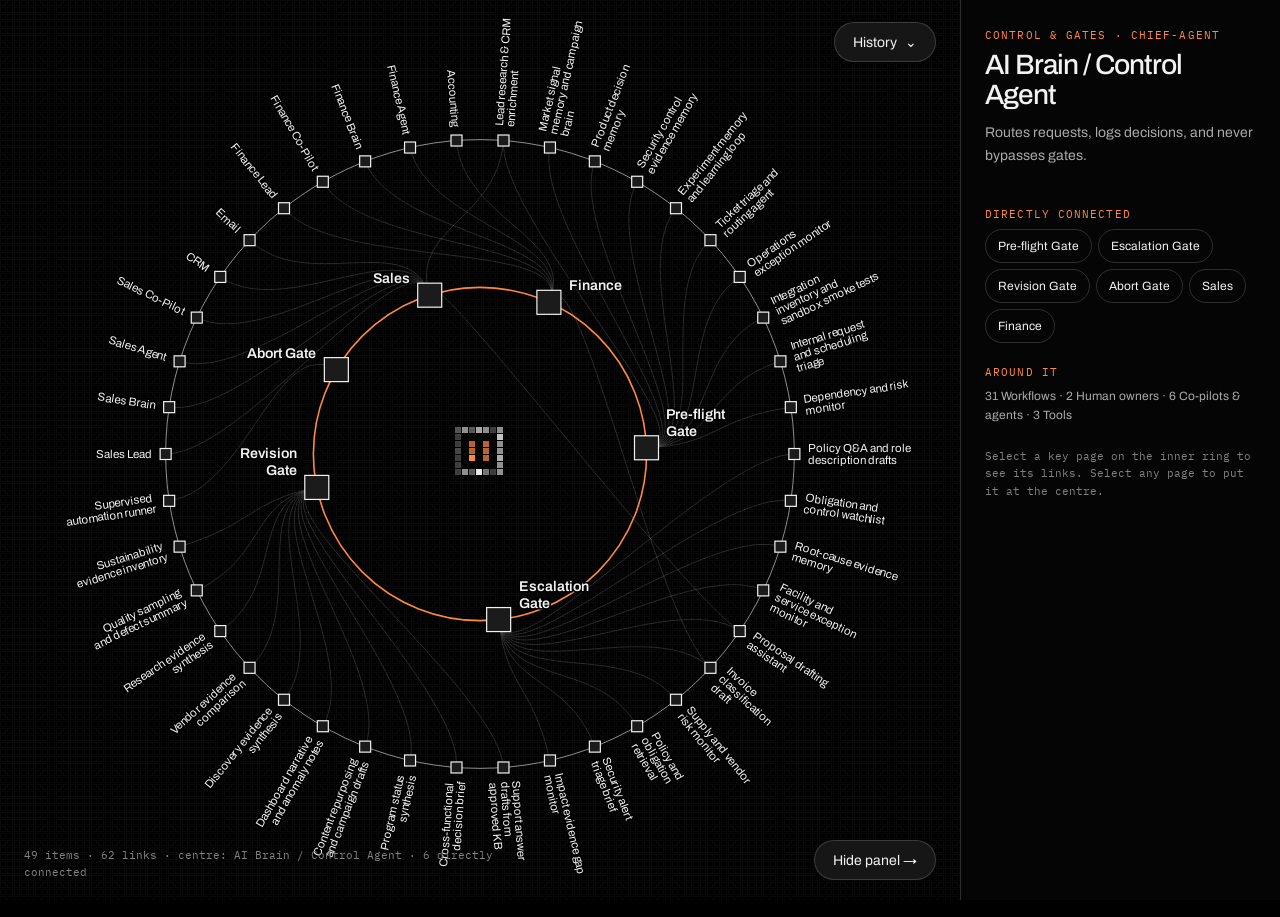
<file: assets/aequai-home/maps/control-map.html>
<!doctype html>
<html lang="en"><head><meta charset="utf-8"><meta name="viewport" content="width=device-width,initial-scale=1"><meta name="robots" content="noindex,nofollow"><link rel="icon" href="data:,"><title>AequAI · AI Control Map System</title>
<link rel="preconnect" href="https://fonts.googleapis.com"><link rel="preconnect" href="https://fonts.gstatic.com" crossorigin><link href="https://fonts.googleapis.com/css2?family=Archivo:wght@400;500;600;700&family=IBM+Plex+Mono:wght@400;500&display=swap" rel="stylesheet">
<style>:root{color-scheme:dark;--bg:#000;--tx:#f2f2f3;--tx2:#aaa;--tx3:#828282;--line:rgb(255 255 255 / .16);--gk-a:#ff8a3d;--sans:Geist,Archivo,Urbanist,"Helvetica Neue",Arial,sans-serif;--mono:"IBM Plex Mono",ui-monospace,SFMono-Regular,Menlo,monospace}
*{box-sizing:border-box}[hidden]{display:none!important}html,body{margin:0;height:100%;background:var(--bg);color:var(--tx);font-family:var(--sans);overflow:hidden}
.app{display:flex;height:100%}
.map{position:relative;flex:1;min-width:0}
svg{width:100%;height:100%;display:block}
.mesh{opacity:.035}
.pill{position:absolute;z-index:3;display:inline-flex;align-items:center;gap:8px;min-height:40px;padding:0 18px;border-radius:22px;border:1px solid var(--line);background:rgb(24 24 24 / .92);color:var(--tx);font:14px var(--sans);cursor:pointer;text-decoration:none}
.pill:hover{border-color:var(--tx)}
.pill:focus-visible,.node:focus-visible{outline:2px solid var(--gk-a);outline-offset:3px}
.back{left:24px;top:22px}
.history{position:absolute;right:24px;top:22px;z-index:4}
.history .pill{position:static}
#historyList{position:absolute;right:0;top:48px;margin:0;padding:6px;list-style:none;background:#111;border:1px solid var(--line);min-width:220px;max-height:320px;overflow:auto}
#historyList button{width:100%;text-align:left;background:none;border:0;color:var(--tx2);font:13px var(--sans);padding:9px 10px;min-height:36px;cursor:pointer}
#historyList button:hover,#historyList [aria-current=true]{color:var(--tx)}
.panel-toggle{right:24px;bottom:20px}
.foot{position:absolute;left:24px;bottom:18px;margin:0;font:11px/1.6 var(--mono);color:var(--tx3);max-width:50%}
.panel{width:320px;flex:none;border-left:1px solid var(--line);padding:28px 24px;overflow:auto;background:#050505}
.app.no-panel .panel{display:none}
.kicker{font:11px var(--mono);letter-spacing:.1em;color:var(--gk-a);margin:22px 0 8px;text-transform:uppercase}
.kicker:first-child{margin-top:0}
.panel h1{font-size:28px;line-height:1.08;font-weight:500;letter-spacing:-.035em;margin:0 0 12px}
.desc{color:var(--tx2);font-size:14px;line-height:1.6;margin:0}
.desc.small{font-size:12px}
.actions{display:flex;flex-wrap:wrap;gap:8px;margin-top:18px}
.actions .pill{position:static;font-size:13px}
.actions .primary{background:var(--tx);color:#000;border-color:var(--tx)}
.chips{display:flex;flex-wrap:wrap;gap:6px}
.chips button{min-height:34px;border:1px solid var(--line);background:none;color:var(--tx);font:12px var(--sans);padding:4px 12px;border-radius:17px;cursor:pointer}
.chips button:hover{border-color:var(--gk-a);color:var(--gk-a)}
.hint{font:11px/1.6 var(--mono);color:var(--tx3);margin-top:22px}
.node{cursor:pointer;outline:none}
.node text{fill:var(--tx);font-family:var(--sans);paint-order:stroke;stroke:#000;stroke-width:3px;stroke-linejoin:round}
.node .mark{fill:#1b1b1b;stroke:#f2f2f3;stroke-width:1.2}
.node.inner text{font-weight:600}
.node.dim{opacity:.22}
.node.hot .mark{stroke:var(--gk-a);fill:#2a1a10}
.node.hot text{fill:var(--gk-a)}
.link{fill:none;stroke:#fff;stroke-width:.7;opacity:.22}
.link.dim{opacity:.05}
.link.hot{stroke:var(--gk-a);opacity:.85;stroke-width:1.1}
.ring-outer{fill:none;stroke:#fff;stroke-width:1;opacity:.55}
.ring-inner{fill:none;stroke:var(--gk-a);stroke-width:1.6}
.hub-title{fill:var(--tx);font:600 20px var(--sans);text-anchor:middle;paint-order:stroke;stroke:#000;stroke-width:4px}
.sr-only{position:absolute;width:1px;height:1px;overflow:hidden;clip:rect(0 0 0 0);white-space:nowrap}
@media(max-width:760px){.panel{position:absolute;inset:auto 0 0 0;width:auto;max-height:46%;border-left:0;border-top:1px solid var(--line)}.app{display:block}.map{height:100%}.foot{display:none}.panel-toggle{bottom:auto;top:70px}}
@media(prefers-reduced-motion:reduce){*{transition:none!important}}
/* v7.12: hub = the mark in mesh squares; field version */
.hub-sub{fill:var(--tx2);font:500 12px var(--mono);letter-spacing:.08em;text-anchor:middle;text-transform:uppercase;paint-order:stroke;stroke:#000;stroke-width:4px}
.field{position:absolute;inset:0;width:100%;height:100%;pointer-events:none}
.with-field svg{position:relative}
.with-field .mesh{opacity:.05}

/* v19 · embedded in the homepage cover (labs #maps/cli-field, AI Control Map System items) */
.embed body,.embed{background:transparent}.embed .history,.embed .panel-toggle,.embed .foot,.embed .panel{display:none!important}
.embed .back{left:8px;top:8px;min-height:34px;font-size:13px}.light .pill{background:rgb(255 255 255 / .92)}
.embed .node text,.embed .hub-sub,.embed .hub-title{stroke:var(--bg)}
.embed .node .mark{fill:var(--bg)}
.embed .link{stroke:var(--tx)}.embed .ring-outer{stroke:var(--tx)}.embed .link.hot{stroke:var(--gk-a)}.embed .node.hot .mark{fill:#2a1a10}   /* the hot links stay amber, as in the lab */
#mesh rect{stroke:var(--tx)}
.embed .mesh,.embed .field,.embed .hub-cell{display:none}.ent{position:absolute;inset:0;width:100%;height:100%;pointer-events:none}   /* v19b (Ali): no squares in the background — only the map and its centre mark */
.embed .field{-webkit-mask-image:radial-gradient(closest-side,#000 60%,transparent);mask-image:radial-gradient(closest-side,#000 60%,transparent)}
.compact .node text{display:none}.cap{display:none}.compact .cap{display:block;position:absolute;z-index:2;left:2px;top:0;margin:0;font:600 13px var(--sans);color:var(--gk-a)}.compact .back{display:none!important}
.light{color-scheme:light;--bg:#f4f6f5;--tx:#101412;--tx2:#5b625e;--tx3:#7c837f;--line:rgb(16 20 18 / .16)}
.light .node .mark{stroke:var(--tx)}.light .node.hot .mark{fill:#fbe3d2}
.embed .node.inner .mark{fill:var(--bg)}.embed .node.inner.hot .mark{fill:var(--bg);stroke:var(--gk-a)}.film .node.inner .mark,.film .node.inner.hot .mark{fill:transparent}   /* v20b: the page's film draws the block under the map, so the key squares stay see-through */   /* v19g (Ali): hollow key squares; the selected one fills with the 3×3 block */
.embed .node.inner.dim{opacity:1}.embed .node.inner.dim text{opacity:.3}   /* they stay solid while another key item is selected; only their names step back */
.light .hub-cell[fill="#f2f2f3"]{fill:var(--tx)}
.det-l{fill:none;stroke:var(--tx);stroke-width:1;opacity:.55}.det text{font:10.5px var(--mono);letter-spacing:.02em;fill:var(--tx2)}.det .det-st{fill:var(--tx);font-weight:500;letter-spacing:.08em}.det .amb,.det .det-v.amb{fill:var(--gk-a)}.det .det-h{font:600 13px var(--sans);letter-spacing:0;fill:var(--tx)}.det .det-k{font-size:9.5px;letter-spacing:.12em;text-transform:uppercase}.det .det-v{font:12.5px var(--sans);letter-spacing:0;fill:var(--tx)}.det .det-m{font-size:10px;letter-spacing:.01em;fill:var(--tx2)}   /* v29 · the Partner studies' detail */
.light .link{opacity:.28}.light .link.hot{opacity:.85}.light .link.dim{opacity:.07}.light .ring-outer{opacity:.45}.light .mesh{opacity:.05}
</style></head>
<body>
<div class="app" id="app">
 <div class="map" id="map">
  <svg id="svg" role="img" aria-labelledby="mapTitle"><title id="mapTitle">AequAI site map</title><defs><pattern id="mesh" width="7" height="7" patternUnits="userSpaceOnUse"><rect x=".5" y=".5" width="5" height="5" fill="none" stroke="#fff" stroke-width="1"/></pattern></defs><rect class="mesh" width="100%" height="100%" fill="url(#mesh)"/><g id="links"></g><g id="rings"></g><g id="hub"></g><g id="nodes"></g></svg>
  <button class="pill back" id="back" hidden>← <span id="backLabel"></span></button>
  <div class="history"><button class="pill" id="historyBtn" aria-expanded="false" aria-controls="historyList">History <span aria-hidden="true">⌄</span></button><ol id="historyList" hidden></ol></div>
  <p class="foot" id="foot"></p>
  <button class="pill panel-toggle" id="panelToggle" aria-expanded="true">Hide panel →</button>
 </div>
 <aside class="panel" id="panel" aria-live="polite">
  <p class="kicker" id="pKicker"></p>
  <h1 id="pTitle"></h1>
  <p class="desc" id="pDesc"></p>
  <div class="actions"><a class="pill primary" id="pOpen" target="_blank" rel="noopener">Open page ↗</a><a class="pill" id="pCli" target="_blank" rel="noopener">CLI version ↗</a></div>
  <p class="kicker">Directly connected</p>
  <div class="chips" id="pInner"></div>
  <p class="kicker">Around it</p>
  <p class="desc small" id="pOuter"></p>
  <p class="hint">Select a key page on the inner ring to see its links. Select any page to put it at the centre.</p>
 </aside>
</div>
<p class="sr-only" id="live" aria-live="polite"></p>
<script>window.SITE_MAP={"title":"AI Control Map System","root":"chief-agent","noun":["items","links"],"maxLabel":19,"innerWrap":10,"groupOuter":true,"innerAbove":true,"categories":[{"name":"Company"},{"name":"Control & gates"},{"name":"Departments"},{"name":"Workflows"},{"name":"Human owners"},{"name":"Co-pilots & agents"},{"name":"Tools"}],"nodes":[{"id":"chief-agent","name":"chief-agent","label":"AI Brain / Control Agent","desc":"Routes requests, logs decisions, and never bypasses gates.","category":1,"symbolSize":23,"href":"","cliHref":""},{"id":"sales","name":"sales","label":"Sales","desc":"Sales Lead","category":2,"symbolSize":9,"href":"","cliHref":""},{"id":"finance","name":"finance","label":"Finance","desc":"Finance Lead","category":2,"symbolSize":7,"href":"","cliHref":""},{"id":"sales-lead","name":"sales-lead","label":"Sales Lead","desc":"Human owner for Sales","category":4,"symbolSize":2,"href":"","cliHref":""},{"id":"sales-copilot","name":"sales-copilot","label":"Sales Co-Pilot","desc":"Phase 1 assisted work interface","category":5,"symbolSize":2,"href":"","cliHref":""},{"id":"sales-brain","name":"sales-brain","label":"Sales Brain","desc":"Phase 2 shared intelligence / memory","category":5,"symbolSize":3,"href":"","cliHref":""},{"id":"sales-agent","name":"sales-agent","label":"Sales Agent","desc":"Phase 3 supervised agent with approval gates","category":5,"symbolSize":3,"href":"","cliHref":""},{"id":"finance-lead","name":"finance-lead","label":"Finance Lead","desc":"Human owner for Finance","category":4,"symbolSize":2,"href":"","cliHref":""},{"id":"finance-copilot","name":"finance-copilot","label":"Finance Co-Pilot","desc":"Phase 1 assisted work interface","category":5,"symbolSize":2,"href":"","cliHref":""},{"id":"finance-brain","name":"finance-brain","label":"Finance Brain","desc":"Phase 2 shared intelligence / memory","category":5,"symbolSize":2,"href":"","cliHref":""},{"id":"finance-agent","name":"finance-agent","label":"Finance Agent","desc":"Phase 3 supervised agent with approval gates","category":5,"symbolSize":2,"href":"","cliHref":""},{"id":"sales-lead-research","name":"sales-lead-research","label":"Lead research & CRM enrichment","desc":"P1 · medium risk","category":3,"symbolSize":5,"href":"","cliHref":""},{"id":"sales-proposal-agent","name":"sales-proposal-agent","label":"Proposal drafting assistant","desc":"P3 · high risk","category":3,"symbolSize":4,"href":"","cliHref":""},{"id":"support-kb-drafts","name":"support-kb-drafts","label":"Support answer drafts from approved KB","desc":"P1 · high risk","category":3,"symbolSize":5,"href":"","cliHref":""},{"id":"support-triage-agent","name":"support-triage-agent","label":"Ticket triage and routing agent","desc":"P3 · medium risk","category":3,"symbolSize":4,"href":"","cliHref":""},{"id":"marketing-content-repurpose","name":"marketing-content-repurpose","label":"Content repurposing and campaign drafts","desc":"P1 · medium risk","category":3,"symbolSize":4,"href":"","cliHref":""},{"id":"marketing-signal-brain","name":"marketing-signal-brain","label":"Market signal memory and campaign brain","desc":"P2 · medium risk","category":3,"symbolSize":5,"href":"","cliHref":""},{"id":"ops-exception-monitor","name":"ops-exception-monitor","label":"Operations exception monitor","desc":"P2 · medium risk","category":3,"symbolSize":4,"href":"","cliHref":""},{"id":"data-dashboard-notes","name":"data-dashboard-notes","label":"Dashboard narrative and anomaly notes","desc":"P1 · medium risk","category":3,"symbolSize":4,"href":"","cliHref":""},{"id":"tech-integration-sandbox","name":"tech-integration-sandbox","label":"Integration inventory and sandbox smoke tests","desc":"P1 · high risk","category":3,"symbolSize":4,"href":"","cliHref":""},{"id":"tech-supervised-runner","name":"tech-supervised-runner","label":"Supervised automation runner","desc":"P3 · very high risk","category":3,"symbolSize":4,"href":"","cliHref":""},{"id":"finance-invoice-classifier","name":"finance-invoice-classifier","label":"Invoice classification draft","desc":"P1 · very high risk","category":3,"symbolSize":4,"href":"","cliHref":""},{"id":"hr-policy-draft","name":"hr-policy-draft","label":"Policy Q&A and role description drafts","desc":"P1 · very high risk","category":3,"symbolSize":5,"href":"","cliHref":""},{"id":"leadership-decision-brief","name":"leadership-decision-brief","label":"Cross-functional decision brief","desc":"P2 · high risk","category":3,"symbolSize":5,"href":"","cliHref":""},{"id":"product-discovery-synthesis","name":"product-discovery-synthesis","label":"Discovery evidence synthesis","desc":"P1 · medium risk","category":3,"symbolSize":4,"href":"","cliHref":""},{"id":"product-roadmap-brain","name":"product-roadmap-brain","label":"Product decision memory","desc":"P2 · medium risk","category":3,"symbolSize":5,"href":"","cliHref":""},{"id":"procurement-vendor-brief","name":"procurement-vendor-brief","label":"Vendor evidence comparison","desc":"P1 · high risk","category":3,"symbolSize":4,"href":"","cliHref":""},{"id":"procurement-risk-monitor","name":"procurement-risk-monitor","label":"Supply and vendor risk monitor","desc":"P2 · high risk","category":3,"symbolSize":4,"href":"","cliHref":""},{"id":"legal-policy-retrieval","name":"legal-policy-retrieval","label":"Policy and obligation retrieval","desc":"P1 · very high risk","category":3,"symbolSize":4,"href":"","cliHref":""},{"id":"legal-control-watch","name":"legal-control-watch","label":"Obligation and control watchlist","desc":"P2 · very high risk","category":3,"symbolSize":5,"href":"","cliHref":""},{"id":"security-alert-triage","name":"security-alert-triage","label":"Security alert triage brief","desc":"P1 · very high risk","category":3,"symbolSize":4,"href":"","cliHref":""},{"id":"security-evidence-brain","name":"security-evidence-brain","label":"Security control evidence memory","desc":"P2 · very high risk","category":3,"symbolSize":5,"href":"","cliHref":""},{"id":"research-evidence-synthesis","name":"research-evidence-synthesis","label":"Research evidence synthesis","desc":"P1 · medium risk","category":3,"symbolSize":4,"href":"","cliHref":""},{"id":"research-experiment-brain","name":"research-experiment-brain","label":"Experiment memory and learning loop","desc":"P2 · medium risk","category":3,"symbolSize":5,"href":"","cliHref":""},{"id":"program-status-synthesis","name":"program-status-synthesis","label":"Program status synthesis","desc":"P1 · medium risk","category":3,"symbolSize":5,"href":"","cliHref":""},{"id":"program-dependency-monitor","name":"program-dependency-monitor","label":"Dependency and risk monitor","desc":"P2 · medium risk","category":3,"symbolSize":3,"href":"","cliHref":""},{"id":"quality-sampling-brief","name":"quality-sampling-brief","label":"Quality sampling and defect summary","desc":"P1 · high risk","category":3,"symbolSize":4,"href":"","cliHref":""},{"id":"quality-root-cause-brain","name":"quality-root-cause-brain","label":"Root-cause evidence memory","desc":"P2 · high risk","category":3,"symbolSize":5,"href":"","cliHref":""},{"id":"admin-request-triage","name":"admin-request-triage","label":"Internal request and scheduling triage","desc":"P1 · medium risk","category":3,"symbolSize":4,"href":"","cliHref":""},{"id":"admin-facility-monitor","name":"admin-facility-monitor","label":"Facility and service exception monitor","desc":"P2 · medium risk","category":3,"symbolSize":5,"href":"","cliHref":""},{"id":"sustainability-evidence-inventory","name":"sustainability-evidence-inventory","label":"Sustainability evidence inventory","desc":"P1 · high risk","category":3,"symbolSize":4,"href":"","cliHref":""},{"id":"sustainability-gap-monitor","name":"sustainability-gap-monitor","label":"Impact evidence gap monitor","desc":"P2 · high risk","category":3,"symbolSize":4,"href":"","cliHref":""},{"id":"crm","name":"crm","label":"CRM","desc":"Tool / integration","category":6,"symbolSize":4,"href":"","cliHref":""},{"id":"email","name":"email","label":"Email","desc":"Tool / integration","category":6,"symbolSize":2,"href":"","cliHref":""},{"id":"accounting","name":"accounting","label":"Accounting","desc":"Tool / integration","category":6,"symbolSize":3,"href":"","cliHref":""},{"id":"preflight","name":"preflight","label":"Pre-flight Gate","desc":"Blocks workflow if owner, data source, risk tier, or rollback path is missing.","category":1,"symbolSize":11,"href":"","cliHref":""},{"id":"revision","name":"revision","label":"Revision Gate","desc":"Routes draft output back for correction when quality or policy checks fail.","category":1,"symbolSize":11,"href":"","cliHref":""},{"id":"escalation","name":"escalation","label":"Escalation Gate","desc":"Pauses for human decision when risk, ambiguity, or authority is too high.","category":1,"symbolSize":11,"href":"","cliHref":""},{"id":"abort","name":"abort","label":"Abort Gate","desc":"Stops if safety invariant, privacy boundary, or system health is violated.","category":1,"symbolSize":2,"href":"","cliHref":""}],"links":[{"source":"chief-agent","target":"sales","relation":"coordinates"},{"source":"sales","target":"sales-lead","relation":"owned by"},{"source":"sales","target":"sales-copilot","relation":"phase 1 assist"},{"source":"sales","target":"sales-brain","relation":"phase 2 memory"},{"source":"sales","target":"sales-agent","relation":"phase 3 supervised action"},{"source":"sales-lead","target":"sales-agent","relation":"approves"},{"source":"chief-agent","target":"finance","relation":"coordinates"},{"source":"finance","target":"finance-lead","relation":"owned by"},{"source":"finance","target":"finance-copilot","relation":"phase 1 assist"},{"source":"finance","target":"finance-brain","relation":"phase 2 memory"},{"source":"finance","target":"finance-agent","relation":"phase 3 supervised action"},{"source":"finance-lead","target":"finance-agent","relation":"approves"},{"source":"sales","target":"sales-lead-research","relation":"owns workflow"},{"source":"sales-copilot","target":"sales-lead-research","relation":"executes as draft/recommendation"},{"source":"sales-lead-research","target":"preflight","relation":"checked by"},{"source":"chief-agent","target":"preflight","relation":"enforces gate"},{"source":"sales","target":"sales-proposal-agent","relation":"owns workflow"},{"source":"sales-agent","target":"sales-proposal-agent","relation":"executes as draft/recommendation"},{"source":"sales-proposal-agent","target":"escalation","relation":"checked by"},{"source":"chief-agent","target":"escalation","relation":"enforces gate"},{"source":"support-kb-drafts","target":"revision","relation":"checked by"},{"source":"chief-agent","target":"revision","relation":"enforces gate"},{"source":"support-triage-agent","target":"preflight","relation":"checked by"},{"source":"marketing-content-repurpose","target":"revision","relation":"checked by"},{"source":"marketing-signal-brain","target":"preflight","relation":"checked by"},{"source":"ops-exception-monitor","target":"preflight","relation":"checked by"},{"source":"data-dashboard-notes","target":"revision","relation":"checked by"},{"source":"tech-integration-sandbox","target":"preflight","relation":"checked by"},{"source":"tech-supervised-runner","target":"abort","relation":"checked by"},{"source":"chief-agent","target":"abort","relation":"enforces gate"},{"source":"finance","target":"finance-invoice-classifier","relation":"owns workflow"},{"source":"finance-copilot","target":"finance-invoice-classifier","relation":"executes as draft/recommendation"},{"source":"finance-invoice-classifier","target":"escalation","relation":"checked by"},{"source":"hr-policy-draft","target":"escalation","relation":"checked by"},{"source":"leadership-decision-brief","target":"revision","relation":"checked by"},{"source":"product-discovery-synthesis","target":"revision","relation":"checked by"},{"source":"product-roadmap-brain","target":"preflight","relation":"checked by"},{"source":"procurement-vendor-brief","target":"revision","relation":"checked by"},{"source":"procurement-risk-monitor","target":"escalation","relation":"checked by"},{"source":"legal-policy-retrieval","target":"escalation","relation":"checked by"},{"source":"legal-control-watch","target":"escalation","relation":"checked by"},{"source":"security-alert-triage","target":"escalation","relation":"checked by"},{"source":"security-evidence-brain","target":"preflight","relation":"checked by"},{"source":"research-evidence-synthesis","target":"revision","relation":"checked by"},{"source":"research-experiment-brain","target":"preflight","relation":"checked by"},{"source":"program-status-synthesis","target":"revision","relation":"checked by"},{"source":"program-dependency-monitor","target":"preflight","relation":"checked by"},{"source":"quality-sampling-brief","target":"revision","relation":"checked by"},{"source":"quality-root-cause-brain","target":"escalation","relation":"checked by"},{"source":"admin-request-triage","target":"preflight","relation":"checked by"},{"source":"admin-facility-monitor","target":"escalation","relation":"checked by"},{"source":"sustainability-evidence-inventory","target":"revision","relation":"checked by"},{"source":"sustainability-gap-monitor","target":"escalation","relation":"checked by"},{"source":"sales","target":"crm","relation":"uses tool"},{"source":"sales-brain","target":"crm","relation":"reads context from"},{"source":"sales","target":"email","relation":"uses tool"},{"source":"sales-brain","target":"email","relation":"reads context from"},{"source":"finance","target":"accounting","relation":"uses tool"},{"source":"finance-brain","target":"accounting","relation":"reads context from"},{"source":"sales-lead-research","target":"crm","relation":"uses"},{"source":"sales-proposal-agent","target":"crm","relation":"uses"},{"source":"finance-invoice-classifier","target":"accounting","relation":"uses"}]};</script>
<script>'use strict';
// AequAI site map, radial topic view. A centre page, its direct connections on
// an accent ring, and every other page on an outer ring with radial labels.
// Select a page to put it at the centre; history and back keep your path.
(() => {
  const D = window.SITE_MAP, NS = 'http://www.w3.org/2000/svg', $ = id => document.getElementById(id);
  const byId = new Map(D.nodes.map(n => [n.id, n])), adj = new Map(D.nodes.map(n => [n.id, new Set()]));
  for (const l of D.links) { adj.get(l.source)?.add(l.target); adj.get(l.target)?.add(l.source); }
  const CAT = D.categories.map(c => c.name);
  const ACR = {ai: 'AI', cli: 'CLI', dpp: 'DPP', eu: 'EU', faq: 'FAQ'};
  const title = s => s.split('-').map(w => ACR[w] || w[0].toUpperCase() + w.slice(1)).join(' ');
  const ROOT = D.root || 'index', NOUN = D.noun || ['pages', 'links'], MAXL = D.maxLabel || 26, FIELD = new URLSearchParams((window.MAP_Q ?? location.search)).has('field');
  let fitK = 1; let ROT = 0; const COMPACT = () => new URLSearchParams((window.MAP_Q ?? location.search)).has('embed') && innerWidth < 560;
  function label(n) {
    if (n.label) return n.label;
    if (n.id === 'index') return 'AequAI';
    if (n.category === 5) return n.desc.replace(/ AI (Adoption|Evidence) Handbook$/, '').replace(' / ', ' & ');
    if (n.id === 'services') return 'Services';
    if (n.category === 1) return n.desc;
    const clean = n.name.replace(/-review$/, '');
    return title(clean);
  }
  const svg = $('svg'), gLinks = $('links'), gRings = $('rings'), gHub = $('hub'), gNodes = $('nodes');
  const mk = (t, a = {}) => { const e = document.createElementNS(NS, t); for (const k in a) e.setAttribute(k, a[k]); return e; };
  const reduced = matchMedia('(prefers-reduced-motion: reduce)');
  let W = 0, H = 0, cx = 0, cy = 0, R0 = 0, R1 = 0, R2 = 0;
  let center = ROOT, history = [ROOT], hover = null, layout = null, from = new Map(), anim = 0, animStart = 0;
  const els = new Map();

  function computeLayout(c) {
    const cat = byId.get(c).category;
    let inner = [...adj.get(c)];
    if (inner.length < 3) for (const n of D.nodes) { if (inner.length >= 6) break; if (n.id !== c && n.category === cat && !inner.includes(n.id)) inner.push(n.id); }
    inner.sort((a, b) => byId.get(a).category - byId.get(b).category || byId.get(b).symbolSize - byId.get(a).symbolSize);
    const outer = D.nodes.filter(n => n.id !== c && !inner.includes(n.id)).sort((a, b) => a.category - b.category || b.symbolSize - a.symbolSize).map(n => n.id);
    const pos = new Map();
    inner.forEach((id, i) => { const a = -Math.PI / 2 + (i + .5) / inner.length * Math.PI * 2; pos.set(id, {a, r: R1, ring: 'inner'}); });
    outer.forEach((id, i) => { const a = -Math.PI / 2 + i / outer.length * Math.PI * 2; pos.set(id, {a, r: R2, ring: 'outer'}); });
    if (D.groupOuter) { const grp = new Map(inner.map(x => [x, []])), rest = [];   // v19d: a key item's own items sit together on the outer ring, the key item at their middle, so its links open as one fan
      for (const id of outer) { const h = inner.find(x => adj.get(id).has(x)); (h ? grp.get(h) : rest).push(id); }
      const ord = [...inner.flatMap(x => grp.get(x)), ...rest], N = ord.length, A = i => -Math.PI / 2 + (i + .5) / N * Math.PI * 2;
      ord.forEach((id, i) => pos.set(id, {a: A(i), r: R2, ring: 'outer'}));
      let k = 0; for (const x of inner) { const n = grp.get(x).length; if (n) pos.set(x, {a: A(k + (n - 1) / 2) + (D.innerAhead ?? Math.PI / 4), r: R1, ring: 'inner'}); /* v19e (Ali, as the lab's Company): the key item sits a quarter turn ahead of its group, so on the left its fan opens to the bottom left */ k += n; }
      const ia = inner.map(x => pos.get(x).a), gap = Math.PI * 2 / inner.length * .7;   // keep key items apart: a one-item group must not sit on its neighbour's name
      for (let it = 0; it < 12; it++) for (let i = 0; i < ia.length; i++) { const j = (i + 1) % ia.length, d = ((ia[j] - ia[i]) % (Math.PI * 2) + Math.PI * 2) % (Math.PI * 2); if (d < gap) { ia[i] -= (gap - d) / 2; ia[j] += (gap - d) / 2; } }
      inner.forEach((x, i) => { pos.get(x).a = ia[i]; }); }
    // Links: each key page to its neighbours and its category on the outer ring.
    const links = [];
    for (const id of inner) {
      const cat2 = byId.get(id).category, targets = new Set([...adj.get(id)].filter(t => outer.includes(t)));
      for (const t of outer) if (byId.get(t).category === cat2 && targets.size < 14) targets.add(t);
      for (const t of targets) links.push([id, t]);
    }
    return {center: c, inner, outer, pos, links};
  }
  function measure() {
    const r = svg.getBoundingClientRect(); W = r.width; H = r.height; cx = D.align === 'right' ? W - (window.MAP_GAP || 0) : W / 2; cy = H / 2 + 4;
    const m = Math.min(W, H), lab = COMPACT() ? 12 : 16 + Math.min(MAXL, 24) * 6.4; R2 = Math.max(COMPACT() ? 60 : 110, Math.min(m * (COMPACT() ? .44 : .38), W / 2 - lab, H / 2 - lab * .82)) * fitK; if (D.align === 'right') { const Wf = W - (window.MAP_GAP || 0) - (window.MAP_EXT || 0), mf = Math.min(Wf, H); R2 = Math.max(COMPACT() ? 60 : 110, Math.min(mf * (COMPACT() ? .44 : .38), Wf / 2 - lab, H / 2 - lab * .82)) * fitK; } R1 = R2 * (D.ringK || (D.nodes.length > 80 ? .6 : .53)); R0 = R1 * .74;
    svg.setAttribute('viewBox', `0 0 ${W} ${H}`);
  }
  const xy = p => [cx + Math.cos(p.a) * p.r, cy + Math.sin(p.a) * p.r];

  // The hub: the AequAI mark made of the background's own mesh squares (7 px grid, 6 px squares), as on the
  // website header — no disc behind it, no title. Another centre shows its name small under the mark.
  function buildHub() {
    gHub.replaceChildren();
    const g = mk('g', {class: 'hub'}), k = 1, cell = 7 * k, sub = center !== ROOT;
    const ox = Math.round((cx - cell * 3.5) / 7) * 7, oy = Math.round((cy - cell * 3.5 - (sub ? 8 : 0)) / 7) * 7;
    for (let y = 0; y < 7; y++) for (let x = 0; x < 7; x++) {
      const edge = x === 0 || y === 0 || x === 6 || y === 6, bar = (x === 2 || x === 4) && y >= 2 && y <= 4;
      if (!edge && !bar) continue;
      for (let j = 0; j < k; j++) for (let i = 0; i < k; i++) { const r = mk('rect', {x: ox + (x * k + i) * 7, y: oy + (y * k + j) * 7, width: 6, height: 6, fill: bar ? 'var(--gk-a)' : '#f2f2f3', class: 'hub-cell'});
        r.dataset.base = bar ? 1 : [.34, .5, .66, .82, .95][(x * 3 + y * 5) % 5]; r.dataset.phase = ((x * k + i) * 1.7 + (y * k + j) * 2.3) % 6.28; r.style.opacity = r.dataset.base; g.append(r); }
    }
    if (sub) { const t = mk('text', {x: cx, y: oy + cell * 7 + 20, class: 'hub-sub'}); t.textContent = label(byId.get(center)); g.append(t); }
    g.setAttribute('tabindex', '0'); g.setAttribute('role', 'button'); g.setAttribute('aria-label', 'Centre: ' + label(byId.get(center)) + '. Show its details.');
    g.style.cursor = 'pointer';
    g.addEventListener('click', () => setPanel(true));
    g.addEventListener('keydown', e => { if (e.key === 'Enter' || e.key === ' ') { e.preventDefault(); setPanel(true); } });
    gHub.append(g);
  }
  function node(id) {
    if (els.has(id)) return els.get(id);
    const n = byId.get(id), g = mk('g', {class: 'node', tabindex: '0', role: 'button'});
    const mark = mk('rect', {class: 'mark'}), text = mk('text');
    g.append(mark, text);
    g.addEventListener('pointerenter', () => { hover = id; paintState(); });
    g.addEventListener('pointerleave', () => { if (hover === id) { hover = null; paintState(); } });
    g.addEventListener('focus', () => { hover = id; paintState(); });
    g.addEventListener('blur', () => { if (hover === id) { hover = null; paintState(); } });
    g.addEventListener('click', () => { if (!D.noRecenter) setCenter(id); });
    g.addEventListener('keydown', e => { if (e.key === 'Enter' || e.key === ' ') { e.preventDefault(); setCenter(id); } });
    gNodes.append(g);
    const rec = {g, mark, text, n};
    els.set(id, rec);
    return rec;
  }
  function place(id, p, ring) {
    const rec = node(id), [x, y] = xy(p), inner = ring === 'inner', s = COMPACT() ? (inner ? 14 : 5) : inner ? (D.innerSize || (layout && layout.inner.length > 10 ? 11 : 24)) : (layout && layout.outer.length > 80 ? 8 : 11);
    rec.g.setAttribute('class', 'node ' + ring);
    rec.g.setAttribute('aria-label', label(rec.n) + (inner ? ', directly connected' : '') + (D.noRecenter ? '.' : '. Put at the centre.'));
    rec.mark.setAttribute('x', x - s / 2); rec.mark.setAttribute('y', y - s / 2); rec.mark.setAttribute('width', s); rec.mark.setAttribute('height', s);
    const t = rec.text; t.replaceChildren();
    const txt = label(rec.n);
    if (inner) {
      const right = Math.cos(p.a) >= -0.02, many = layout && layout.inner.length > 10, words = txt.split(' '), lines = [];
      if (many) { const deg = p.a * 180 / Math.PI, r2 = Math.cos(p.a) >= 0, room = Math.floor((R2 - R1 - 26) / 6.2), tt = txt.length > room ? txt.slice(0, room - 1) + '…' : txt;   // crowded: radial labels between the rings
        t.setAttribute('text-anchor', r2 ? 'start' : 'end'); t.setAttribute('font-size', 10.5); t.setAttribute('font-weight', 600); t.setAttribute('transform', `rotate(${r2 ? deg : deg + 180} ${x} ${y})`);
        const ts = mk('tspan', {x: x + (r2 ? 11 : -11), y: y + 4}); ts.textContent = tt; t.append(ts); return; }                          // a crowded inner ring: one short line each
      else { let cur = ''; for (const w of words) { if ((cur + ' ' + w).trim().length > (D.innerWrap || 16) && cur) { lines.push(cur); cur = w; } else cur = (cur + ' ' + w).trim(); } lines.push(cur); }
      const IN = D.innerInside && !many, ic = Math.cos(p.a), is = Math.sin(p.a), ih = (lines.length - 1) * 17, iy = y - is * 24, IY = i => (is > .35 ? iy - ih : is < -.35 ? iy + 12 : iy + 5 - ih / 2) + i * 17;
      t.setAttribute('transform', ''); t.setAttribute('text-anchor', IN ? (ic > .35 ? 'end' : ic < -.35 ? 'start' : 'middle') : right !== !!many ? 'start' : 'end'); t.setAttribute('font-size', many ? 11 : Math.max(13, Math.min(18, R1 * .085)));
      lines.forEach((l, i) => { const ts = mk('tspan', {x: IN ? x - ic * 22 : x + (many ? (right ? -12 : 12) : (right ? 20 : -20)), y: IN ? IY(i) : D.innerAbove && !many ? y - 12 - (lines.length - 1 - i) * 17 : y + (many ? 4 : 6) + (i - (lines.length - 1) / 2) * 20}); ts.textContent = l; t.append(ts); });
    } else {
      const deg = p.a * 180 / Math.PI, right = Math.cos(p.a) >= 0;
      t.setAttribute('text-anchor', right ? 'start' : 'end'); t.setAttribute('font-size', layout && layout.outer.length > 80 ? 9.5 : 11.5);
      t.setAttribute('transform', `rotate(${right ? deg : deg + 180} ${x} ${y})`);
      const ls = []; { let cur = ''; for (const w of txt.split(' ')) { if ((cur + ' ' + w).trim().length > MAXL && cur) { ls.push(cur); cur = w; } else cur = (cur + ' ' + w).trim(); } ls.push(cur); }   // v19: wrap, do not cut
      ls.forEach((l, k) => { const ts = mk('tspan', {x: x + (right ? 14 : -14), y: y + 4 + (k - (ls.length - 1) / 2) * 11.5}); ts.textContent = l + (k < ls.length - 1 ? ' ' : ''); t.append(ts); });
    }
  }
  function linkPath(a, b) {
    const [x1, y1] = a, [x2, y2] = b, k = .42;
    const c1 = [x1 + (x1 - cx) * k, y1 + (y1 - cy) * k], c2 = [x2 - (x2 - cx) * k * .6, y2 - (y2 - cy) * k * .6];
    return `M${x1} ${y1}C${c1[0]} ${c1[1]} ${c2[0]} ${c2[1]} ${x2} ${y2}`;
  }
  function draw(q = 1) {
    const L = layout;
    const cur = new Map();
    for (const [id, p] of L.pos) {
      const f = from.get(id), e = q * q * (3 - 2 * q);
      const a = f ? f.a + Math.atan2(Math.sin(p.a - f.a), Math.cos(p.a - f.a)) * e : p.a;
      const r = f ? f.r + (p.r - f.r) * e : R0 * .4 + (p.r - R0 * .4) * e;
      cur.set(id, {a: a + ROT, r});
      place(id, {a: a + ROT, r}, p.ring);
    }
    gLinks.replaceChildren();
    for (const [a, b] of L.links) { const path = mk('path', {class: 'link', d: linkPath(xy(cur.get(a)), xy(cur.get(b)))}); path.dataset.a = a; path.dataset.b = b; gLinks.append(path); }
    paintState();
  }
  function paintState() {
    const L = layout; if (!L) return;
    const hotLinks = new Set(), hotNodes = new Set();
    if (hover) { hotNodes.add(hover); for (const [a, b] of L.links) if (a === hover || b === hover) { hotLinks.add(a + '|' + b); hotNodes.add(a); hotNodes.add(b); } }
    for (const [id, rec] of els) { const shown = L.pos.has(id); rec.g.style.display = shown ? '' : 'none'; rec.g.classList.toggle('hot', hover !== null && hotNodes.has(id)); rec.g.classList.toggle('dim', hover !== null && !hotNodes.has(id)); }
    for (const p of gLinks.children) { const k = p.dataset.a + '|' + p.dataset.b; p.classList.toggle('hot', hotLinks.has(k)); p.classList.toggle('dim', hover !== null && !hotLinks.has(k)); }
  }
  function rings() {
    layoutField();
    gRings.replaceChildren(mk('circle', {class: 'ring-outer', cx, cy, r: R2}), mk('circle', {class: 'ring-inner', cx, cy, r: R1}));
  }
  function animate(now) {
    const q = Math.min(1, (now - animStart) / 700);
    draw(q);
    if (q < 1) anim = requestAnimationFrame(animate); else { anim = 0; fit(); }
  }
  // Labels never leave the window: measure the drawn map and shrink the rings until it fits.
  function fit() {
    if (COMPACT() || D.align === 'right') return;
    for (let it = 0; it < 5; it++) {
      let b; try { b = gNodes.getBBox(); } catch { return; }
      const m = 10, over = Math.max(0, m - b.x, b.x + b.width - (W - m), m - b.y, b.y + b.height - (H - m));
      if (over < 1) return;
      fitK *= Math.max(.7, 1 - over / Math.max(60, R2) - .015); measure(); rings(); buildHub(); layout = computeLayout(center); from = new Map([...layout.pos]); draw(1);
    }
  }
  function relayout(tween) {
    const prev = layout ? new Map([...layout.pos].map(([id, p]) => [id, {a: p.a, r: p.r}])) : new Map();
    if (layout && layout.center !== center && prev.size) prev.set(layout.center, {a: 0, r: 0});
    layout = computeLayout(center);
    from = tween && !reduced.matches ? prev : new Map([...layout.pos].map(([id, p]) => [id, p]));
    rings(); buildHub();
    cancelAnimationFrame(anim);
    if (tween && !reduced.matches) { animStart = performance.now(); anim = requestAnimationFrame(animate); } else { draw(1); fit(); }
    fillPanel();
    $('foot').textContent = `${D.nodes.length} ${NOUN[0]} · ${D.links.length} ${NOUN[1]} · centre: ${label(byId.get(center))} · ${layout.inner.length} directly connected`;
    $('back').hidden = history.length < 2;
    if (history.length > 1) $('backLabel').textContent = label(byId.get(history[history.length - 2]));
    renderHistory();
    $('live').textContent = `Centre: ${label(byId.get(center))}. ${layout.inner.length} pages directly connected.`;
  }
  function setCenter(id, push = true) {
    if (!byId.has(id) || (D.noRecenter && id !== center)) return;
    if (id === center) { setPanel(true); return; }
    center = id; hover = null;
    if (push) history.push(id);
    relayout(true);
  }
  function renderHistory() {
    const list = $('historyList'); list.replaceChildren();
    const seen = []; for (let i = history.length - 1; i >= 0; i--) if (!seen.includes(history[i])) seen.push(history[i]);
    for (const id of seen) { const li = document.createElement('li'), b = document.createElement('button'); b.textContent = label(byId.get(id)); b.setAttribute('aria-current', String(id === center)); b.onclick = () => { toggleHistory(false); setCenter(id); }; li.append(b); list.append(li); }
  }
  function toggleHistory(open) { $('historyList').hidden = !open; $('historyBtn').setAttribute('aria-expanded', String(open)); }
  function fillPanel() {
    const n = byId.get(center);
    $('pKicker').textContent = CAT[n.category] + ' · ' + n.id;
    $('pTitle').textContent = label(n);
    $('pDesc').textContent = n.desc;
    $('pOpen').hidden = !n.href; $('pCli').hidden = !n.cliHref; if (n.href) { $('pOpen').href = n.href; $('pCli').href = n.cliHref || n.href; }
    const chips = $('pInner'); chips.replaceChildren();
    for (const id of layout.inner) { const b = document.createElement('button'); b.type = 'button'; b.textContent = label(byId.get(id)); b.onclick = () => setCenter(id); chips.append(b); }
    const cats = {}; for (const id of layout.outer) { const c = CAT[byId.get(id).category]; cats[c] = (cats[c] || 0) + 1; }
    $('pOuter').textContent = Object.entries(cats).map(([c, k]) => `${k} ${c}`).join(' · ');
  }
  function setPanel(open) { $('app').classList.toggle('no-panel', !open); $('panelToggle').textContent = open ? 'Hide panel →' : '← Show panel'; $('panelToggle').setAttribute('aria-expanded', String(open)); }
  // ?field: the header's animated pixel field behind the whole map (field-model: 7 px pitch, 6 px squares,
  // density .22, seeded pulses), faded where labels and nodes sit so the map stays readable.
  const fcan = FIELD ? document.createElement('canvas') : null, fctx = fcan?.getContext('2d'); let fcells = [], fdpr = 1;
  if (fcan) { fcan.className = 'field'; $('map').prepend(fcan); document.documentElement.classList.add('with-field'); }
  function layoutField() {
    if (!fcan) return; fdpr = Math.min(devicePixelRatio || 1, 2); fcan.width = Math.round(W * fdpr); fcan.height = Math.round(H * fdpr);
    let seed = 914; const rnd = () => ((seed = (Math.imul(seed, 1664525) + 1013904223) >>> 0) / 4294967296); fcells = [];
    for (let y = 0; y < H; y += 7) for (let x = 0; x < W; x += 7) { if (rnd() > .22) continue; const c = {x, y, period: 1.8 + rnd() * 5.2, phase: rnd() * 10, peak: .025 + Math.pow(rnd(), 3) * .28};
      const d = Math.hypot(x - cx, y - cy); c.k = d < R0 * 1.25 ? .25 : d > R2 * .9 && d < R2 + 170 ? .35 : 1; fcells.push(c); }
  }
  function paintField(t) {
    fctx.setTransform(fdpr, 0, 0, fdpr, 0, 0); fctx.clearRect(0, 0, W, H);
    for (const c of fcells) { const ph = ((t * 1.7 + c.phase) % c.period) / c.period, a = c.peak * (ph < .42 ? Math.sin(ph / .42 * Math.PI) ** 2 : 0) * c.k; if (a < .01) continue;
      fctx.fillStyle = `rgba(${FIELD_RGB},${a})`; fctx.fillRect(c.x, c.y, 6, 6); }
  }
  // v19 · embedded on the homepage: theme from the page, a walk through the key items, pause when off screen
  const Q = new URLSearchParams((window.MAP_Q ?? location.search)), EMBED = Q.has('embed'); let FIELD_RGB = '242,242,243', PAUSED = false, userIn = false;
  function theme(t, c = {}) { const light = t === 'light', r = document.documentElement; r.classList.toggle('light', light);
    for (const [k, v] of Object.entries({'--bg': c.bg, '--tx': c.tx, '--tx2': c.tx2, '--gk-a': c.a})) if (v) r.style.setProperty(k, v);
    FIELD_RGB = light ? '16,20,18' : '242,242,243'; }
  if (EMBED) { document.documentElement.classList.add('embed'); theme(Q.get('theme') || 'dark');
    addEventListener('message', e => { const d = e.data || {}; if (d.type === 'aequai-theme') theme(d.theme, d); if (d.type === 'aequai-pause') PAUSED = !!d.on; if (d.type === 'aequai-gap' && (d.gap !== window.MAP_GAP || (d.ext || 0) !== (window.MAP_EXT || 0))) { window.MAP_GAP = d.gap; window.MAP_EXT = d.ext || 0; measure(); relayout(false); } });
    svg.addEventListener('pointerenter', () => { userIn = true; }); svg.addEventListener('pointerleave', () => { userIn = false; select(); });
    // v19c (Ali: "turning like before"): as the v18 orbit, the whole map turns one key item at a time; the item that
    // arrives on the left is the selected one; its fan opens below it, to the bottom left (Ali, v19e) (the lab's hover: its links amber, the rest stepping back)
    const cap = document.createElement('p'); cap.className = 'cap'; cap.setAttribute('aria-hidden', 'true'); $('map').append(cap);   // phones: the selected key item's name, above the map
    const SEL = Math.PI + (Q.get('detail') ? (D.innerAhead ?? Math.PI / 4) : 0), TAU = Math.PI * 2, nIn = () => layout.inner.length, angOf = id => layout.pos.get(id).a, inA = i => angOf(layout.inner[i]);
    const pickSel = () => { let best = 0, bd = 9; layout.inner.forEach((id, i) => { const d = Math.abs(((inA(i) + ROT - SEL) % TAU + TAU * 1.5) % TAU - Math.PI); if (d < bd) { bd = d; best = i; } }); return layout.inner[best]; };
    function select() { if (!layout) return; window.__selT0 = performance.now(); hover = pickSel(); paintState(); cap.textContent = label(byId.get(hover)); eAssign(hover); }
    let rFrom = 0, rTo = 0, rT0 = 0, turning = false;
    function turn(now) { if (!turning) return; const u = Math.min(1, (now - rT0) / 1100), e = u * u * (3 - 2 * u); ROT = rFrom + (rTo - rFrom) * e; draw(1); if (u < 1) requestAnimationFrame(turn); else { turning = false; select(); } }
    setInterval(() => { if (PAUSED || userIn || turning || anim || reduced.matches || !layout) return; const j = (layout.inner.indexOf(pickSel()) + 1) % nIn(); let dl = ((ROT - (SEL - inA(j))) % TAU + TAU) % TAU; if (dl < .01) dl += TAU; hover = null; eAssign(null); rFrom = ROT; rTo = ROT - dl; /* the next item lands exactly on the left */ rT0 = performance.now(); turning = true; requestAnimationFrame(turn); }, Q.get('detail') ? (D.dwell || 3600) : 3600);
    setTimeout(() => { if (!layout) return; ROT = SEL - inA(0); fitK = 1; measure(); relayout(false); select(); }, 0);
    const _setCenter = setCenter; setCenter = (id, push) => { _setCenter(id, push); setTimeout(select, 760); };   // a new centre: the item on the left is selected once it has settled
    const defs = svg.querySelector('defs'); defs.insertAdjacentHTML('beforeend', '<radialGradient id="fadeG"><stop offset=".6" stop-color="#fff"/><stop offset="1" stop-color="#fff" stop-opacity="0"/></radialGradient><mask id="fadeM" maskContentUnits="objectBoundingBox"><rect width="1" height="1" fill="url(#fadeG)"/></mask>');
    svg.querySelector('.mesh').setAttribute('mask', 'url(#fadeM)');   // the mesh and the field fade out at the frame's edge: no box on the page
    // v19d (Ali): the selected item, entropy to order. Film B's loose squares drift in the centre with thin lines between
    // neighbours; when an item is selected nine of them leave the field and set into a 3×3 block beside it, one amber; when
    // the ring turns again they scatter back. Small squares keep flowing along the selected item's links.
    const ec = document.createElement('canvas'); ec.className = 'ent'; ec.setAttribute('aria-hidden', 'true'); $('map').append(ec); const ex = ec.getContext('2d');
    let edpr = 1, eT0 = performance.now(), eLast = 0, lastGeo = ''; const FILM = Q.has('film'); document.documentElement.classList.toggle('film', FILM);
    const rnd = (k, s) => { const v = Math.sin(k * 12.9898 + s * 78.233) * 43758.5453; return v - Math.floor(v); };   // v19f (Ali): Film B's entropy: hashed places, small squares of mixed weight, two slow orbits each, hairlines between near ones
    const EP = Array.from({length: 96}, (_, k) => ({u: Math.sqrt(rnd(k, 1)), v: rnd(k, 2) * TAU, s: rnd(k, 3) * 40, z: rnd(k, 4), x: NaN, y: NaN, slot: -1}));
    const eSize = () => { edpr = Math.min(2, devicePixelRatio || 1); ec.width = Math.round(W * edpr); ec.height = Math.round(H * edpr); };
    new ResizeObserver(eSize).observe(svg);
    const nodeXY = id => { const p = layout.pos.get(id), a = p.a + ROT; return [cx + Math.cos(p.a + ROT) * p.r, cy + Math.sin(a) * p.r, a]; };
    function cell(id, s) { const [x, y, a] = nodeXY(id), c = COMPACT(), pitch = c ? 4 : 7, bx = x, by = y;   // v19g (Ali): the block forms inside the selected key item's own square
      return [bx + (s % 3 - 1) * pitch, by + (Math.floor(s / 3) - 1) * pitch]; }
    function eAssign(id) { EP.forEach(p => { p.slot = -1; }); if (!id || !layout || !layout.pos.has(id)) return; const [sx, sy] = nodeXY(id);
      EP.map((p, i) => [Math.hypot(p.x - sx, p.y - sy) || 0, i]).sort((a, b) => a[0] - b[0]).slice(0, 9).forEach(([, i], s) => { EP[i].slot = s; }); }
    function eFrame(now) {
      requestAnimationFrame(eFrame); if (!layout || !W) return; const still = reduced.matches; if (PAUSED && !still) return;
      if (ec.width !== Math.round(W * edpr)) eSize();
      const T = still ? 0 : (now - eT0) / 1000, cs = getComputedStyle(document.documentElement), ink = cs.getPropertyValue('--tx').trim() || '#f2f2f3', amb = cs.getPropertyValue('--gk-a').trim() || '#ff8a3d';
      const rc = R1 * .84, c = COMPACT(), P = c ? 4 : 7, bs = c ? 3 : 5.5, f = still ? 1 : 1 - Math.exp(-Math.min(.1, eLast ? (now - eLast) / 1000 : .016) * 5); eLast = now;   // time-based: the block settles in about half a second at any frame rate
      ex.setTransform(edpr, 0, 0, edpr, 0, 0); ex.clearRect(0, 0, W, H);
      EP.forEach(p => { const bx = cx + Math.cos(p.v) * p.u * rc, by = cy + Math.sin(p.v) * p.u * rc, hx = bx + Math.sin(T * .23 + p.s) * P * 2.4 + Math.sin(T * .61 + p.s * 2.1) * P * .9, hy = by + Math.cos(T * .19 + p.s * 1.3) * P * 2.1 + Math.sin(T * .47 + p.s * .7) * P * .8;
        const [tx, ty] = p.slot >= 0 && hover ? cell(hover, p.slot) : [hx, hy];
        if (Number.isNaN(p.x)) { p.x = hx; p.y = hy; } p.x += (tx - p.x) * f; p.y += (ty - p.y) * f; });
      if (FILM) { const sel = hover && !turning && layout.inner.includes(hover) ? nodeXY(hover) : null, g = {type: 'aequai-map-geo', x: cx, y: cy, r: rc, p: c ? 4 : 7, sel: sel && {x: sel[0], y: sel[1], p: c ? 4 : 7, s: bs}};
        const k = JSON.stringify(g); if (k !== lastGeo) { lastGeo = k; try { parent.postMessage(g, '*'); } catch {} } }   // v20b: the page's film draws the entropy here; the map says where
      else if (D.noEntropy) { if (hover && !turning && layout.inner.includes(hover)) for (let s = 0; s < 9; s++) { const [x, y] = cell(hover, s); ex.fillStyle = s === 4 ? amb : ink; ex.globalAlpha = s === 4 ? 1 : .85; ex.fillRect(x - bs / 2, y - bs / 2, bs, bs); } }   // v28: no entropy; the block stands in the selected square
      else {
      ex.strokeStyle = ink; ex.lineWidth = .6;
      for (let i = 0; i < EP.length; i++) for (let j = i + 1; j < EP.length; j++) { const a = EP[i], b = EP[j]; if (a.slot >= 0 || b.slot >= 0) continue; const d = (a.x - b.x) ** 2 + (a.y - b.y) ** 2, L = c ? 600 : 1400;
        if (d < L) { ex.globalAlpha = Math.min(.26 + .44 * a.z, .26 + .44 * b.z) * .4 * (1 - d / L); ex.beginPath(); ex.moveTo(a.x, a.y); ex.lineTo(b.x, b.y); ex.stroke(); } }
      EP.forEach(p => { const on = p.slot >= 0, s = on ? bs : (1.2 + 1.6 * p.z) * (c ? .85 : 1); ex.fillStyle = on && p.slot === 4 ? amb : ink; ex.globalAlpha = on ? (p.slot === 4 ? 1 : .85) : .26 + .44 * p.z; ex.fillRect(p.x - s / 2, p.y - s / 2, s, s); }); }
      ex.fillStyle = amb; let q = 0;   // small squares flowing out along the selected item's links
      for (const path of gLinks.querySelectorAll('.link.hot')) { const L = path.getTotalLength(); for (let j = 0; j < 2; j++) { const t = (T * .22 + j * .5 + q * .137) % 1, pt = path.getPointAtLength((path.dataset.a === hover ? t : 1 - t) * L);
        ex.globalAlpha = .9 * Math.sin(t * Math.PI); ex.fillRect(pt.x - 2, pt.y - 2, 4, 4); } q++; }
      ex.globalAlpha = 1; }
    requestAnimationFrame(eFrame);
    // v29 (Ali, 2026-10-05) · Partner map detail, only with ?detail=rows|note: the map is turned so the selected
    // item's fan opens straight to the left and its names turn level; then a leader runs left with the review detail.
    // v30 (Ali): the note is responsive to the room it has on its side. Under 260 px: title, decision, next. Up to
    // 360 px: checked, changed, decision, next. Up to 620 px: a second line under each row, the owner and where the
    // evidence sits. Wider: every name also gets its own status line (study A). Tablets (compact map, iframe 440 px or
    // more): decision and next under the caption; phones: none. Levelled names stay on one line.
    const DQ = Q.get('detail');
    if (DQ && D.details) {
      if (Q.has('gap')) { window.MAP_GAP = +Q.get('gap') || 0; const mp = $('map'), mg = `linear-gradient(to right,#000 calc(100% - ${window.MAP_GAP}px),transparent)`; mp.style.webkitMaskImage = mg; mp.style.maskImage = mg; }
      const DET = mk('g', {class: 'det'}); svg.append(DET);
      const cl = u => Math.max(0, Math.min(1, u)), ez = u => 1 - Math.pow(1 - cl(u), 3);
      let shown = null, tier = '', parts = null;
      const txt = (cls, anchor) => { const t = mk('text', {class: cls, 'text-anchor': anchor || 'start'}); DET.append(t); return t; };
      const statusText = (t, s) => { const [v, st] = (s || '').split(' · '); const a = mk('tspan'); a.textContent = v + '  '; const b = mk('tspan', {class: 'det-st' + (/APPROVAL/.test(st || '') ? ' amb' : '')}); b.textContent = st || ''; t.append(a, b); };
      function build(id, items, T) {
        DET.replaceChildren(); parts = {rowL: [], rowT: [], noteL: null, note: []};
        if ((DQ === 'rows' || T === 'wide') && D.details.rows) items.forEach(it => { const l = mk('path', {class: 'det-l'}); DET.append(l); const t = txt('det-r', 'end'); statusText(t, D.details.rows[it]); parts.rowL.push(l); parts.rowT.push(t); });
        if (DQ !== 'note') return;
        const n = D.details.note[id] || {}; parts.noteL = mk('path', {class: 'det-l'}); DET.append(parts.noteL);
        const add = (cls, s, gap) => { const t = txt(cls); t.textContent = s || ''; parts.note.push({t, gap}); };
        add('det-h', T === 'compact' ? '' : label(byId.get(id)) + ' · ' + (D.details.month || 'This month'), 0);   // compact: the map's own caption is the title
        const big = T === 'wide' || T === 'plus', rows = T === 'short' || T === 'compact' ? [['Decision', 'decision'], ['Next', 'next']] : [['Checked', 'checked'], ['Changed', 'changed'], ['Decision', 'decision'], ['Next', 'next']];
        if (big) rows.push(['Owner', 'owner'], ['Evidence', 'evidence']);
        const LB = D.details.labels || {};   // 2026-10-05: the Control Map names its rows Mapped, Keep, Sources
        rows.forEach(([k, f]) => { add('det-k', LB[f] || k, 22); add('det-v' + (k === 'Decision' ? ' amb' : ''), n[f], 15); if (big && n[f + 'More']) add('det-m', n[f + 'More'], 15); });
        if (T !== 'compact') add('det-k det-foot', 'Synthetic example', 28);
      }
      function dFrame(now) {
        requestAnimationFrame(dFrame); if (!layout || !W) return;
        const still = reduced.matches, small = COMPACT(), on = hover && !turning && !anim && layout.inner.includes(hover) && (!small || innerWidth >= 440);   // tablets: a short note under the caption; phones: none
        if (!on) { if (shown) { DET.replaceChildren(); shown = null; } return; }
        const T0 = window.__selT0 || now, P = D.dwell || 3600, t = still ? 9 : (now - T0) / 1000, out = still || userIn ? 0 : cl((now - T0 - (P - 1100 - 450)) / 320);
        const items = layout.links.filter(([a, b]) => a === hover || b === hover).map(([a, b]) => a === hover ? b : a).filter(id => layout.pos.has(id) && els.has(id) && !layout.inner.includes(id) && id !== center).sort((p, q) => nodeXY(p)[1] - nodeXY(q)[1]);   // 2026-10-05: links either way (the Control Map's run both ways), outer items only
        if (small) { if (shown !== hover || tier !== 'compact') { shown = hover; tier = 'compact'; build(hover, items, 'compact'); }
          let yy = 6; parts.note.forEach((p, i) => { yy = i ? yy + p.gap : 6; p.t.setAttribute('x', 2); p.t.setAttribute('y', yy); p.t.style.opacity = cl((t - .3 - i * .05) / .25) * (1 - out); }); return; }
        const k = ez(t / .45) * (1 - out);   // the names turn level, on one line
        const geo = items.map(id => { const rec = els.get(id), [x, y, a] = nodeXY(id), right = Math.cos(a) >= 0; let deg = a * 180 / Math.PI + (right ? 0 : 180); deg = ((deg % 360) + 540) % 360 - 180;
          const ts = rec.text.querySelectorAll('tspan');
          if (ts.length > 1 && k > .5) { ts[0].textContent = label(byId.get(id)); ts[0].setAttribute('y', y + 4); for (let i = 1; i < ts.length; i++) ts[i].remove(); }
          rec.text.setAttribute('transform', `rotate(${(deg * (1 - k)).toFixed(2)} ${x} ${y})`);
          let w = 0; for (const s of rec.text.querySelectorAll('tspan')) w = Math.max(w, s.getComputedTextLength());
          return {x, y, left: x - 14 - w}; });
        if (!geo.length) return;
        const colR = Math.min(...geo.map(g => g.left)) - 26, room = colR - 12;
        const T = DQ === 'rows' ? 'rows' : room > 620 ? 'wide' : room > 360 ? 'plus' : room > 260 ? 'mid' : 'short';
        if (shown !== hover || tier !== T) { shown = hover; tier = T; build(hover, items, T); }
        const dash = (l, d, L, u) => { l.setAttribute('d', d); l.style.strokeDasharray = L + 2; l.style.strokeDashoffset = (L + 2) * (1 - u); };
        let rowsLeft = colR;
        parts.rowT.forEach((tx, i) => { const g = geo[i], u = ez((t - .35 - i * .05) / .4) * (1 - out), o = cl((t - .65 - i * .06) / .25) * (1 - out);
          dash(parts.rowL[i], `M${g.left - 8} ${g.y + .5}L${colR} ${g.y + .5}`, g.left - 8 - colR, u); tx.setAttribute('x', colR - 8); tx.setAttribute('y', g.y + 4); tx.style.opacity = o;
          rowsLeft = Math.min(rowsLeft, colR - 8 - tx.getComputedTextLength()); });
        if (!parts.noteL) return;
        const top = geo[0], y0 = top.y, start = parts.rowT.length ? rowsLeft - 10 : top.left - 8, spine = parts.rowT.length ? rowsLeft - 34 : colR;
        const width = T === 'wide' || T === 'plus' ? Math.min(340, spine - 40) : 250, colL = Math.max(10, spine - 24 - width);
        let yy = y0 + 4; const ys = parts.note.map((p, i) => (yy = i ? yy + p.gap : y0 + 4));
        const bottom = ys[ys.length - 1] - 6, u = ez((t - (parts.rowT.length ? .8 : .35)) / .5) * (1 - out);
        dash(parts.noteL, `M${start} ${y0 + .5}H${spine}V${bottom}`, start - spine + bottom - y0, u);
        parts.note.forEach((p, i) => { p.t.setAttribute('x', colL); p.t.setAttribute('y', ys[i]); p.t.style.opacity = cl((t - (parts.rowT.length ? 1.05 : .6) - i * .04) / .25) * (1 - out); });
      }
      requestAnimationFrame(dFrame);
    }
    const cpt = () => document.documentElement.classList.toggle('compact', COMPACT()); cpt(); addEventListener('resize', cpt);
    }
  // Header-field pulse inside the hub.
  let t0 = performance.now(), pulse = 0;
  function tick(now) {
    if (!reduced.matches && !document.hidden && !PAUSED) { const t = (now - t0) / 1000;
      for (const r of gHub.querySelectorAll('.hub-cell')) { const v = Math.max(0, Math.sin(t * 1.1 + +r.dataset.phase)) ** 6; r.style.opacity = Math.min(1, +r.dataset.base * (.72 + .28 * v)); }
      if (FIELD) paintField(t); }
    pulse = requestAnimationFrame(tick);
  }
  $('back').addEventListener('click', () => { if (history.length < 2) return; history.pop(); setCenter(history[history.length - 1], false); });
  $('historyBtn').addEventListener('click', () => toggleHistory($('historyList').hidden));
  $('panelToggle').addEventListener('click', () => setPanel($('app').classList.contains('no-panel')));
  document.addEventListener('keydown', e => { if (e.key === 'Escape') toggleHistory(false); });
  addEventListener('message', e => { if (e.data && e.data.type === 'aequai-accent' && /^#[0-9a-f]{6}$/i.test(e.data.hex)) document.documentElement.style.setProperty('--gk-a', e.data.hex); });
  try { const q = new URLSearchParams((window.MAP_Q ?? location.search)).get('accent') || localStorage.getItem('aequai.lab.accent'); if (/^#?[0-9a-f]{6}$/i.test(q || '')) document.documentElement.style.setProperty('--gk-a', q.startsWith('#') ? q : '#' + q); } catch {}
  new ResizeObserver(() => { fitK = 1; measure(); relayout(false); }).observe(svg);
  measure();
  if (new URLSearchParams((window.MAP_Q ?? location.search)).get('panel') === '0') setPanel(false);
  const start = new URLSearchParams((window.MAP_Q ?? location.search)).get('page');
  if (start && byId.has(start)) { center = start; history = [start]; }
  document.title = 'AequAI · ' + (D.title || 'Site map') + (FIELD ? ' · field' : '');
  if (D.title) { $('mapTitle').textContent = D.title; }
  relayout(false);
  pulse = requestAnimationFrame(tick);
  window.AequaiSiteMap = {center: id => setCenter(id), hover: id => { hover = id; paintState(); }, inspect: () => ({center, inner: layout.inner, outer: layout.outer.length, links: layout.links.length, history: [...history]})};
})();
</script>
</body></html>
</file>
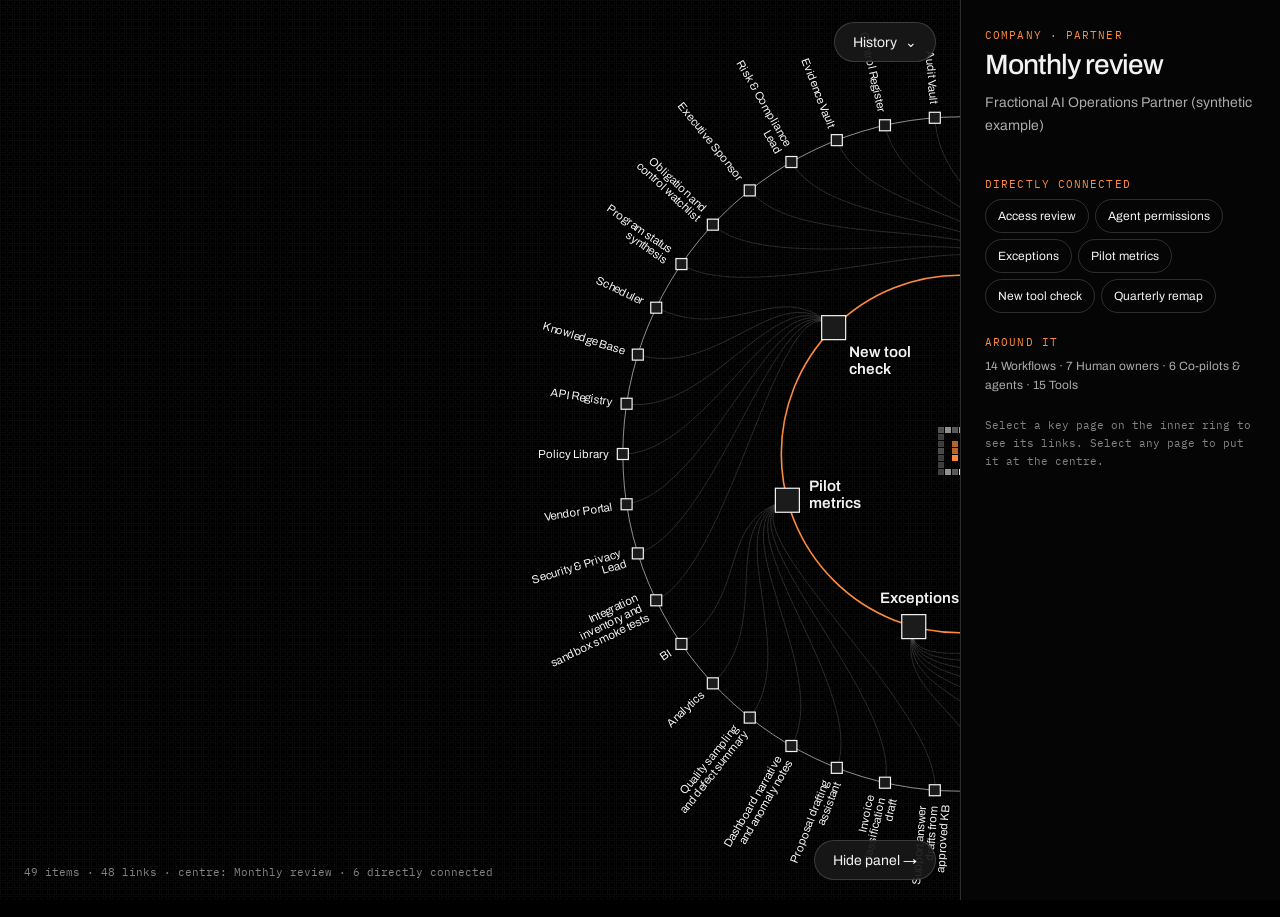
<file: assets/aequai-home/maps/partner-map.html>
<!doctype html>
<html lang="en"><head><meta charset="utf-8"><meta name="viewport" content="width=device-width,initial-scale=1"><meta name="robots" content="noindex,nofollow"><link rel="icon" href="data:,"><title>AequAI · Monthly review</title>
<link rel="preconnect" href="https://fonts.googleapis.com"><link rel="preconnect" href="https://fonts.gstatic.com" crossorigin><link href="https://fonts.googleapis.com/css2?family=Archivo:wght@400;500;600;700&family=IBM+Plex+Mono:wght@400;500&display=swap" rel="stylesheet">
<style>:root{color-scheme:dark;--bg:#000;--tx:#f2f2f3;--tx2:#aaa;--tx3:#828282;--line:rgb(255 255 255 / .16);--gk-a:#ff8a3d;--sans:Geist,Archivo,Urbanist,"Helvetica Neue",Arial,sans-serif;--mono:"IBM Plex Mono",ui-monospace,SFMono-Regular,Menlo,monospace}
*{box-sizing:border-box}[hidden]{display:none!important}html,body{margin:0;height:100%;background:var(--bg);color:var(--tx);font-family:var(--sans);overflow:hidden}
.app{display:flex;height:100%}
.map{position:relative;flex:1;min-width:0}
svg{width:100%;height:100%;display:block}
.mesh{opacity:.035}
.pill{position:absolute;z-index:3;display:inline-flex;align-items:center;gap:8px;min-height:40px;padding:0 18px;border-radius:22px;border:1px solid var(--line);background:rgb(24 24 24 / .92);color:var(--tx);font:14px var(--sans);cursor:pointer;text-decoration:none}
.pill:hover{border-color:var(--tx)}
.pill:focus-visible,.node:focus-visible{outline:2px solid var(--gk-a);outline-offset:3px}
.back{left:24px;top:22px}
.history{position:absolute;right:24px;top:22px;z-index:4}
.history .pill{position:static}
#historyList{position:absolute;right:0;top:48px;margin:0;padding:6px;list-style:none;background:#111;border:1px solid var(--line);min-width:220px;max-height:320px;overflow:auto}
#historyList button{width:100%;text-align:left;background:none;border:0;color:var(--tx2);font:13px var(--sans);padding:9px 10px;min-height:36px;cursor:pointer}
#historyList button:hover,#historyList [aria-current=true]{color:var(--tx)}
.panel-toggle{right:24px;bottom:20px}
.foot{position:absolute;left:24px;bottom:18px;margin:0;font:11px/1.6 var(--mono);color:var(--tx3);max-width:50%}
.panel{width:320px;flex:none;border-left:1px solid var(--line);padding:28px 24px;overflow:auto;background:#050505}
.app.no-panel .panel{display:none}
.kicker{font:11px var(--mono);letter-spacing:.1em;color:var(--gk-a);margin:22px 0 8px;text-transform:uppercase}
.kicker:first-child{margin-top:0}
.panel h1{font-size:28px;line-height:1.08;font-weight:500;letter-spacing:-.035em;margin:0 0 12px}
.desc{color:var(--tx2);font-size:14px;line-height:1.6;margin:0}
.desc.small{font-size:12px}
.actions{display:flex;flex-wrap:wrap;gap:8px;margin-top:18px}
.actions .pill{position:static;font-size:13px}
.actions .primary{background:var(--tx);color:#000;border-color:var(--tx)}
.chips{display:flex;flex-wrap:wrap;gap:6px}
.chips button{min-height:34px;border:1px solid var(--line);background:none;color:var(--tx);font:12px var(--sans);padding:4px 12px;border-radius:17px;cursor:pointer}
.chips button:hover{border-color:var(--gk-a);color:var(--gk-a)}
.hint{font:11px/1.6 var(--mono);color:var(--tx3);margin-top:22px}
.node{cursor:pointer;outline:none}
.node text{fill:var(--tx);font-family:var(--sans);paint-order:stroke;stroke:#000;stroke-width:3px;stroke-linejoin:round}
.node .mark{fill:#1b1b1b;stroke:#f2f2f3;stroke-width:1.2}
.node.inner text{font-weight:600}
.node.dim{opacity:.22}
.node.hot .mark{stroke:var(--gk-a);fill:#2a1a10}
.node.hot text{fill:var(--gk-a)}
.link{fill:none;stroke:#fff;stroke-width:.7;opacity:.22}
.link.dim{opacity:.05}
.link.hot{stroke:var(--gk-a);opacity:.85;stroke-width:1.1}
.ring-outer{fill:none;stroke:#fff;stroke-width:1;opacity:.55}
.ring-inner{fill:none;stroke:var(--gk-a);stroke-width:1.6}
.hub-title{fill:var(--tx);font:600 20px var(--sans);text-anchor:middle;paint-order:stroke;stroke:#000;stroke-width:4px}
.sr-only{position:absolute;width:1px;height:1px;overflow:hidden;clip:rect(0 0 0 0);white-space:nowrap}
@media(max-width:760px){.panel{position:absolute;inset:auto 0 0 0;width:auto;max-height:46%;border-left:0;border-top:1px solid var(--line)}.app{display:block}.map{height:100%}.foot{display:none}.panel-toggle{bottom:auto;top:70px}}
@media(prefers-reduced-motion:reduce){*{transition:none!important}}
/* v7.12: hub = the mark in mesh squares; field version */
.hub-sub{fill:var(--tx2);font:500 12px var(--mono);letter-spacing:.08em;text-anchor:middle;text-transform:uppercase;paint-order:stroke;stroke:#000;stroke-width:4px}
.field{position:absolute;inset:0;width:100%;height:100%;pointer-events:none}
.with-field svg{position:relative}
.with-field .mesh{opacity:.05}

/* v19 · embedded in the homepage cover (labs #maps/cli-field, AI Control Map System items) */
.embed body,.embed{background:transparent}.embed .history,.embed .panel-toggle,.embed .foot,.embed .panel{display:none!important}
.embed .back{left:8px;top:8px;min-height:34px;font-size:13px}.light .pill{background:rgb(255 255 255 / .92)}
.embed .node text,.embed .hub-sub,.embed .hub-title{stroke:var(--bg)}
.embed .node .mark{fill:var(--bg)}
.embed .link{stroke:var(--tx)}.embed .ring-outer{stroke:var(--tx)}.embed .link.hot{stroke:var(--gk-a)}.embed .node.hot .mark{fill:#2a1a10}   /* the hot links stay amber, as in the lab */
#mesh rect{stroke:var(--tx)}
.embed .mesh,.embed .field,.embed .hub-cell{display:none}.ent{position:absolute;inset:0;width:100%;height:100%;pointer-events:none}   /* v19b (Ali): no squares in the background — only the map and its centre mark */
.embed .field{-webkit-mask-image:radial-gradient(closest-side,#000 60%,transparent);mask-image:radial-gradient(closest-side,#000 60%,transparent)}
.compact .node text{display:none}.cap{display:none}.compact .cap{display:block;position:absolute;z-index:2;left:2px;top:0;margin:0;font:600 13px var(--sans);color:var(--gk-a)}.compact .back{display:none!important}
.light{color-scheme:light;--bg:#f4f6f5;--tx:#101412;--tx2:#5b625e;--tx3:#7c837f;--line:rgb(16 20 18 / .16)}
.light .node .mark{stroke:var(--tx)}.light .node.hot .mark{fill:#fbe3d2}
.embed .node.inner .mark{fill:var(--bg)}.embed .node.inner.hot .mark{fill:var(--bg);stroke:var(--gk-a)}.film .node.inner .mark,.film .node.inner.hot .mark{fill:transparent}   /* v20b: the page's film draws the block under the map, so the key squares stay see-through */   /* v19g (Ali): hollow key squares; the selected one fills with the 3×3 block */
.embed .node.inner.dim{opacity:1}.embed .node.inner.dim text{opacity:.3}   /* they stay solid while another key item is selected; only their names step back */
.light .hub-cell[fill="#f2f2f3"]{fill:var(--tx)}
.det-l{fill:none;stroke:var(--tx);stroke-width:1;opacity:.55}.det text{font:10.5px var(--mono);letter-spacing:.02em;fill:var(--tx2)}.det .det-st{fill:var(--tx);font-weight:500;letter-spacing:.08em}.det .amb,.det .det-v.amb{fill:var(--gk-a)}.det .det-h{font:600 13px var(--sans);letter-spacing:0;fill:var(--tx)}.det .det-k{font-size:9.5px;letter-spacing:.12em;text-transform:uppercase}.det .det-v{font:12.5px var(--sans);letter-spacing:0;fill:var(--tx)}.det .det-m{font-size:10px;letter-spacing:.01em;fill:var(--tx2)}   /* v29 · the Partner studies' detail */
.light .link{opacity:.28}.light .link.hot{opacity:.85}.light .link.dim{opacity:.07}.light .ring-outer{opacity:.45}.light .mesh{opacity:.05}
</style></head>
<body>
<div class="app" id="app">
 <div class="map" id="map">
  <svg id="svg" role="img" aria-labelledby="mapTitle"><title id="mapTitle">AequAI site map</title><defs><pattern id="mesh" width="7" height="7" patternUnits="userSpaceOnUse"><rect x=".5" y=".5" width="5" height="5" fill="none" stroke="#fff" stroke-width="1"/></pattern></defs><rect class="mesh" width="100%" height="100%" fill="url(#mesh)"/><g id="links"></g><g id="rings"></g><g id="hub"></g><g id="nodes"></g></svg>
  <button class="pill back" id="back" hidden>← <span id="backLabel"></span></button>
  <div class="history"><button class="pill" id="historyBtn" aria-expanded="false" aria-controls="historyList">History <span aria-hidden="true">⌄</span></button><ol id="historyList" hidden></ol></div>
  <p class="foot" id="foot"></p>
  <button class="pill panel-toggle" id="panelToggle" aria-expanded="true">Hide panel →</button>
 </div>
 <aside class="panel" id="panel" aria-live="polite">
  <p class="kicker" id="pKicker"></p>
  <h1 id="pTitle"></h1>
  <p class="desc" id="pDesc"></p>
  <div class="actions"><a class="pill primary" id="pOpen" target="_blank" rel="noopener">Open page ↗</a><a class="pill" id="pCli" target="_blank" rel="noopener">CLI version ↗</a></div>
  <p class="kicker">Directly connected</p>
  <div class="chips" id="pInner"></div>
  <p class="kicker">Around it</p>
  <p class="desc small" id="pOuter"></p>
  <p class="hint">Select a key page on the inner ring to see its links. Select any page to put it at the centre.</p>
 </aside>
</div>
<p class="sr-only" id="live" aria-live="polite"></p>
<script>window.SITE_MAP={"title":"Monthly review","root":"partner","noun":["items","links"],"maxLabel":19,"innerWrap":10,"details":{"month":"October","rows":{"review-0-sales-lead":"access confirmed · DONE","review-0-finance-lead":"role changed · DONE","review-0-support-lead":"2 stale accounts · OPEN","review-0-operations-lead":"access confirmed · DONE","review-0-crm":"export right removed · DONE","review-0-erp-procurement":"new user · NEEDS APPROVAL","review-0-helpdesk":"no change · DONE","review-1-sales-agent":"scope unchanged · DONE","review-1-finance-agent":"write access asked · NEEDS APPROVAL","review-1-support-agent":"scope unchanged · DONE","review-1-operations-agent":"read-only kept · DONE","review-1-procurement-agent":"unused · REMOVE","review-1-security-agent":"log gap found · OPEN","review-1-queue":"2 waiting · OPEN","review-2-ops-exception-monitor":"4 new, 3 closed · DONE","review-2-admin-facility-monitor":"1 override · NEEDS APPROVAL","review-2-support-triage-agent":"2 misroutes · FIXED","review-2-security-alert-triage":"no exceptions · DONE","review-2-program-dependency-monitor":"1 late vendor · OPEN","review-2-procurement-risk-monitor":"no change · DONE","review-2-capa-register":"1 action due · OPEN","review-3-finance-invoice-classifier":"within baseline · DONE","review-3-sales-proposal-agent":"review time up · WATCH","review-3-support-kb-drafts":"2 off-source · REVISE","review-3-data-dashboard-notes":"continue or stop · NEEDS APPROVAL","review-3-quality-sampling-brief":"sample held · DONE","review-3-analytics":"baseline updated · DONE","review-3-bi":"no change · DONE","review-4-api":"1 new API · OPEN","review-4-vendor-portal":"terms read · DONE","review-4-kb":"sources kept · DONE","review-4-scheduler":"trial request · NEEDS APPROVAL","review-4-tech-integration-sandbox":"sandbox only · DONE","review-4-security-lead":"review booked · OPEN","review-4-policy-library":"rule added · DONE","review-5-control-register":"3 rows changed · DONE","review-5-audit-vault":"logs kept · DONE","review-5-evidence-vault-sustainability":"2 gaps · OPEN","review-5-leadership-lead":"sign-off · NEEDS APPROVAL","review-5-legal-lead":"review booked · OPEN","review-5-program-status-synthesis":"map redrawn · DONE","review-5-legal-control-watch":"no change · DONE"},"note":{"review-0":{"checked":"7 roles across 3 tools","checkedMore":"CRM, ERP and Helpdesk accounts against the role list","changed":"Export right removed in CRM","changedMore":"Nobody had used it since the last review","decision":"New ERP user, Finance Lead","decisionMore":"Stays without access until the owner decides","next":"Close 2 stale support accounts","nextMore":"Checked again in the next review","owner":"Finance Lead · Support Lead","evidence":"Access list · Audit Vault"},"review-1":{"checked":"6 agents and the approval queue","checkedMore":"Each agent's tools and actions against its map entry","changed":"Procurement Agent unused","changedMore":"Proposed for removal, no work depends on it","decision":"Finance Agent write access","decisionMore":"Stays read-only until the owner decides","next":"Close the Security Agent log gap","nextMore":"Two days of actions had no log entry","owner":"Finance Lead · Automation Lead","evidence":"Approval Queue · Audit Vault"},"review-2":{"checked":"6 monitors and the CAPA register","checkedMore":"Every exception since the last review","changed":"4 new exceptions, 3 closed","changedMore":"One misroute pattern fixed at the source","decision":"One facility override","decisionMore":"Kept manual until the owner decides","next":"Follow up the late vendor","nextMore":"Moved to the procurement owner","owner":"Ops Lead · Quality Lead","evidence":"Exception log · CAPA Register"},"review-3":{"checked":"5 drafts against the baseline","checkedMore":"Same sample, same reviewers as the accepted run","changed":"Proposal review time up","changedMore":"Reviewers rewrite more of each draft","decision":"Continue the dashboard pilot?","decisionMore":"Continue, revise or stop, by the pilot owner","next":"Baseline updated in BI","nextMore":"Next month compares against the new baseline","owner":"Data Lead · Pilot owner","evidence":"Baseline sheet · BI"},"review-4":{"checked":"1 new API, 1 scheduler trial","checkedMore":"Data, permissions and terms before any use","changed":"One rule added to the policy","changedMore":"Trials stay in the sandbox until approved","decision":"Scheduler trial","decisionMore":"Sandbox only until the owner decides","next":"Sandbox test before any use","nextMore":"Results go into the integration inventory","owner":"Automation · Security & Privacy","evidence":"API Registry · Policy Library"},"review-5":{"checked":"Control register and 2 vaults","checkedMore":"The whole map against what actually runs","changed":"3 register rows","changedMore":"Two owners changed, one workflow retired","decision":"Sponsor sign-off","decisionMore":"The new map applies once signed","next":"Map redrawn for next quarter","nextMore":"The redrawn map becomes the new baseline","owner":"Sponsor · Risk & Compliance","evidence":"Control Register · Evidence Vault"}}},"categories":[{"name":"Company"},{"name":"Control & gates"},{"name":"Departments"},{"name":"Workflows"},{"name":"Human owners"},{"name":"Co-pilots & agents"},{"name":"Tools"}],"nodes":[{"id":"partner","name":"partner","label":"Monthly review","desc":"Fractional AI Operations Partner (synthetic example)","category":0,"symbolSize":30,"href":"","cliHref":""},{"id":"review-0","name":"review-0","label":"Access review","desc":"Access review","category":1,"symbolSize":24,"href":"","cliHref":""},{"id":"review-0-sales-lead","name":"review-0-sales-lead","label":"Sales Lead","desc":"Human owner for Sales","category":4,"symbolSize":2,"href":"","cliHref":""},{"id":"review-0-finance-lead","name":"review-0-finance-lead","label":"Finance Lead","desc":"Human owner for Finance","category":4,"symbolSize":2,"href":"","cliHref":""},{"id":"review-0-support-lead","name":"review-0-support-lead","label":"Support Lead","desc":"Human owner for Customer Success & Support","category":4,"symbolSize":2,"href":"","cliHref":""},{"id":"review-0-operations-lead","name":"review-0-operations-lead","label":"Ops Lead","desc":"Human owner for Operations & Delivery","category":4,"symbolSize":2,"href":"","cliHref":""},{"id":"review-0-crm","name":"review-0-crm","label":"CRM","desc":"Tool / integration","category":6,"symbolSize":4,"href":"","cliHref":""},{"id":"review-0-erp-procurement","name":"review-0-erp-procurement","label":"ERP","desc":"Tool / integration","category":6,"symbolSize":3,"href":"","cliHref":""},{"id":"review-0-helpdesk","name":"review-0-helpdesk","label":"Helpdesk","desc":"Tool / integration","category":6,"symbolSize":4,"href":"","cliHref":""},{"id":"review-1","name":"review-1","label":"Agent permissions","desc":"Agent permissions","category":1,"symbolSize":23,"href":"","cliHref":""},{"id":"review-1-sales-agent","name":"review-1-sales-agent","label":"Sales Agent","desc":"Phase 3 supervised agent with approval gates","category":5,"symbolSize":3,"href":"","cliHref":""},{"id":"review-1-finance-agent","name":"review-1-finance-agent","label":"Finance Agent","desc":"Phase 3 supervised agent with approval gates","category":5,"symbolSize":2,"href":"","cliHref":""},{"id":"review-1-support-agent","name":"review-1-support-agent","label":"Customer Agent","desc":"Phase 3 supervised agent with approval gates","category":5,"symbolSize":3,"href":"","cliHref":""},{"id":"review-1-operations-agent","name":"review-1-operations-agent","label":"Operations Agent","desc":"Phase 3 supervised agent with approval gates","category":5,"symbolSize":2,"href":"","cliHref":""},{"id":"review-1-procurement-agent","name":"review-1-procurement-agent","label":"Procurement Agent","desc":"Phase 3 supervised agent with approval gates","category":5,"symbolSize":2,"href":"","cliHref":""},{"id":"review-1-security-agent","name":"review-1-security-agent","label":"Security Agent","desc":"Phase 3 supervised agent with approval gates","category":5,"symbolSize":2,"href":"","cliHref":""},{"id":"review-1-queue","name":"review-1-queue","label":"Approval Queue","desc":"Tool / integration","category":6,"symbolSize":3,"href":"","cliHref":""},{"id":"review-2","name":"review-2","label":"Exceptions","desc":"Exceptions","category":1,"symbolSize":22,"href":"","cliHref":""},{"id":"review-2-ops-exception-monitor","name":"review-2-ops-exception-monitor","label":"Operations exception monitor","desc":"P2 · medium risk","category":3,"symbolSize":4,"href":"","cliHref":""},{"id":"review-2-admin-facility-monitor","name":"review-2-admin-facility-monitor","label":"Facility and service exception monitor","desc":"P2 · medium risk","category":3,"symbolSize":5,"href":"","cliHref":""},{"id":"review-2-support-triage-agent","name":"review-2-support-triage-agent","label":"Ticket triage and routing agent","desc":"P3 · medium risk","category":3,"symbolSize":4,"href":"","cliHref":""},{"id":"review-2-security-alert-triage","name":"review-2-security-alert-triage","label":"Security alert triage brief","desc":"P1 · very high risk","category":3,"symbolSize":4,"href":"","cliHref":""},{"id":"review-2-program-dependency-monitor","name":"review-2-program-dependency-monitor","label":"Dependency and risk monitor","desc":"P2 · medium risk","category":3,"symbolSize":3,"href":"","cliHref":""},{"id":"review-2-procurement-risk-monitor","name":"review-2-procurement-risk-monitor","label":"Supply and vendor risk monitor","desc":"P2 · high risk","category":3,"symbolSize":4,"href":"","cliHref":""},{"id":"review-2-capa-register","name":"review-2-capa-register","label":"CAPA Register","desc":"Tool / integration","category":6,"symbolSize":3,"href":"","cliHref":""},{"id":"review-3","name":"review-3","label":"Pilot metrics","desc":"Pilot metrics","category":1,"symbolSize":21,"href":"","cliHref":""},{"id":"review-3-finance-invoice-classifier","name":"review-3-finance-invoice-classifier","label":"Invoice classification draft","desc":"P1 · very high risk","category":3,"symbolSize":4,"href":"","cliHref":""},{"id":"review-3-sales-proposal-agent","name":"review-3-sales-proposal-agent","label":"Proposal drafting assistant","desc":"P3 · high risk","category":3,"symbolSize":4,"href":"","cliHref":""},{"id":"review-3-support-kb-drafts","name":"review-3-support-kb-drafts","label":"Support answer drafts from approved KB","desc":"P1 · high risk","category":3,"symbolSize":5,"href":"","cliHref":""},{"id":"review-3-data-dashboard-notes","name":"review-3-data-dashboard-notes","label":"Dashboard narrative and anomaly notes","desc":"P1 · medium risk","category":3,"symbolSize":4,"href":"","cliHref":""},{"id":"review-3-quality-sampling-brief","name":"review-3-quality-sampling-brief","label":"Quality sampling and defect summary","desc":"P1 · high risk","category":3,"symbolSize":4,"href":"","cliHref":""},{"id":"review-3-analytics","name":"review-3-analytics","label":"Analytics","desc":"Tool / integration","category":6,"symbolSize":3,"href":"","cliHref":""},{"id":"review-3-bi","name":"review-3-bi","label":"BI","desc":"Tool / integration","category":6,"symbolSize":3,"href":"","cliHref":""},{"id":"review-4","name":"review-4","label":"New tool check","desc":"New tool check","category":1,"symbolSize":20,"href":"","cliHref":""},{"id":"review-4-api","name":"review-4-api","label":"API Registry","desc":"Tool / integration","category":6,"symbolSize":3,"href":"","cliHref":""},{"id":"review-4-vendor-portal","name":"review-4-vendor-portal","label":"Vendor Portal","desc":"Tool / integration","category":6,"symbolSize":4,"href":"","cliHref":""},{"id":"review-4-kb","name":"review-4-kb","label":"Knowledge Base","desc":"Tool / integration","category":6,"symbolSize":3,"href":"","cliHref":""},{"id":"review-4-scheduler","name":"review-4-scheduler","label":"Scheduler","desc":"Tool / integration","category":6,"symbolSize":3,"href":"","cliHref":""},{"id":"review-4-tech-integration-sandbox","name":"review-4-tech-integration-sandbox","label":"Integration inventory and sandbox smoke tests","desc":"P1 · high risk","category":3,"symbolSize":4,"href":"","cliHref":""},{"id":"review-4-security-lead","name":"review-4-security-lead","label":"Security & Privacy Lead","desc":"Human owner for Security & Privacy","category":4,"symbolSize":2,"href":"","cliHref":""},{"id":"review-4-policy-library","name":"review-4-policy-library","label":"Policy Library","desc":"Tool / integration","category":6,"symbolSize":4,"href":"","cliHref":""},{"id":"review-5","name":"review-5","label":"Quarterly remap","desc":"Quarterly remap","category":1,"symbolSize":19,"href":"","cliHref":""},{"id":"review-5-control-register","name":"review-5-control-register","label":"Control Register","desc":"Tool / integration","category":6,"symbolSize":4,"href":"","cliHref":""},{"id":"review-5-audit-vault","name":"review-5-audit-vault","label":"Audit Vault","desc":"Tool / integration","category":6,"symbolSize":3,"href":"","cliHref":""},{"id":"review-5-evidence-vault-sustainability","name":"review-5-evidence-vault-sustainability","label":"Evidence Vault","desc":"Tool / integration","category":6,"symbolSize":8,"href":"","cliHref":""},{"id":"review-5-leadership-lead","name":"review-5-leadership-lead","label":"Executive Sponsor","desc":"Human owner for Strategy & Leadership","category":4,"symbolSize":2,"href":"","cliHref":""},{"id":"review-5-legal-lead","name":"review-5-legal-lead","label":"Risk & Compliance Lead","desc":"Human owner for Legal, Risk & Compliance","category":4,"symbolSize":2,"href":"","cliHref":""},{"id":"review-5-program-status-synthesis","name":"review-5-program-status-synthesis","label":"Program status synthesis","desc":"P1 · medium risk","category":3,"symbolSize":5,"href":"","cliHref":""},{"id":"review-5-legal-control-watch","name":"review-5-legal-control-watch","label":"Obligation and control watchlist","desc":"P2 · very high risk","category":3,"symbolSize":5,"href":"","cliHref":""}],"links":[{"source":"partner","target":"review-0"},{"source":"review-0","target":"review-0-sales-lead"},{"source":"review-0","target":"review-0-finance-lead"},{"source":"review-0","target":"review-0-support-lead"},{"source":"review-0","target":"review-0-operations-lead"},{"source":"review-0","target":"review-0-crm"},{"source":"review-0","target":"review-0-erp-procurement"},{"source":"review-0","target":"review-0-helpdesk"},{"source":"partner","target":"review-1"},{"source":"review-1","target":"review-1-sales-agent"},{"source":"review-1","target":"review-1-finance-agent"},{"source":"review-1","target":"review-1-support-agent"},{"source":"review-1","target":"review-1-operations-agent"},{"source":"review-1","target":"review-1-procurement-agent"},{"source":"review-1","target":"review-1-security-agent"},{"source":"review-1","target":"review-1-queue"},{"source":"partner","target":"review-2"},{"source":"review-2","target":"review-2-ops-exception-monitor"},{"source":"review-2","target":"review-2-admin-facility-monitor"},{"source":"review-2","target":"review-2-support-triage-agent"},{"source":"review-2","target":"review-2-security-alert-triage"},{"source":"review-2","target":"review-2-program-dependency-monitor"},{"source":"review-2","target":"review-2-procurement-risk-monitor"},{"source":"review-2","target":"review-2-capa-register"},{"source":"partner","target":"review-3"},{"source":"review-3","target":"review-3-finance-invoice-classifier"},{"source":"review-3","target":"review-3-sales-proposal-agent"},{"source":"review-3","target":"review-3-support-kb-drafts"},{"source":"review-3","target":"review-3-data-dashboard-notes"},{"source":"review-3","target":"review-3-quality-sampling-brief"},{"source":"review-3","target":"review-3-analytics"},{"source":"review-3","target":"review-3-bi"},{"source":"partner","target":"review-4"},{"source":"review-4","target":"review-4-api"},{"source":"review-4","target":"review-4-vendor-portal"},{"source":"review-4","target":"review-4-kb"},{"source":"review-4","target":"review-4-scheduler"},{"source":"review-4","target":"review-4-tech-integration-sandbox"},{"source":"review-4","target":"review-4-security-lead"},{"source":"review-4","target":"review-4-policy-library"},{"source":"partner","target":"review-5"},{"source":"review-5","target":"review-5-control-register"},{"source":"review-5","target":"review-5-audit-vault"},{"source":"review-5","target":"review-5-evidence-vault-sustainability"},{"source":"review-5","target":"review-5-leadership-lead"},{"source":"review-5","target":"review-5-legal-lead"},{"source":"review-5","target":"review-5-program-status-synthesis"},{"source":"review-5","target":"review-5-legal-control-watch"}],"groupOuter":true,"innerAbove":true,"innerInside":true,"noRecenter":true,"align":"right","noEntropy":true,"dwell":7000};</script>
<script>'use strict';
// AequAI site map, radial topic view. A centre page, its direct connections on
// an accent ring, and every other page on an outer ring with radial labels.
// Select a page to put it at the centre; history and back keep your path.
(() => {
  const D = window.SITE_MAP, NS = 'http://www.w3.org/2000/svg', $ = id => document.getElementById(id);
  const byId = new Map(D.nodes.map(n => [n.id, n])), adj = new Map(D.nodes.map(n => [n.id, new Set()]));
  for (const l of D.links) { adj.get(l.source)?.add(l.target); adj.get(l.target)?.add(l.source); }
  const CAT = D.categories.map(c => c.name);
  const ACR = {ai: 'AI', cli: 'CLI', dpp: 'DPP', eu: 'EU', faq: 'FAQ'};
  const title = s => s.split('-').map(w => ACR[w] || w[0].toUpperCase() + w.slice(1)).join(' ');
  const ROOT = D.root || 'index', NOUN = D.noun || ['pages', 'links'], MAXL = D.maxLabel || 26, FIELD = new URLSearchParams((window.MAP_Q ?? location.search)).has('field');
  let fitK = 1; let ROT = 0; const COMPACT = () => new URLSearchParams((window.MAP_Q ?? location.search)).has('embed') && innerWidth < 560;
  function label(n) {
    if (n.label) return n.label;
    if (n.id === 'index') return 'AequAI';
    if (n.category === 5) return n.desc.replace(/ AI (Adoption|Evidence) Handbook$/, '').replace(' / ', ' & ');
    if (n.id === 'services') return 'Services';
    if (n.category === 1) return n.desc;
    const clean = n.name.replace(/-review$/, '');
    return title(clean);
  }
  const svg = $('svg'), gLinks = $('links'), gRings = $('rings'), gHub = $('hub'), gNodes = $('nodes');
  const mk = (t, a = {}) => { const e = document.createElementNS(NS, t); for (const k in a) e.setAttribute(k, a[k]); return e; };
  const reduced = matchMedia('(prefers-reduced-motion: reduce)');
  let W = 0, H = 0, cx = 0, cy = 0, R0 = 0, R1 = 0, R2 = 0;
  let center = ROOT, history = [ROOT], hover = null, layout = null, from = new Map(), anim = 0, animStart = 0;
  const els = new Map();

  function computeLayout(c) {
    const cat = byId.get(c).category;
    let inner = [...adj.get(c)];
    if (inner.length < 3) for (const n of D.nodes) { if (inner.length >= 6) break; if (n.id !== c && n.category === cat && !inner.includes(n.id)) inner.push(n.id); }
    inner.sort((a, b) => byId.get(a).category - byId.get(b).category || byId.get(b).symbolSize - byId.get(a).symbolSize);
    const outer = D.nodes.filter(n => n.id !== c && !inner.includes(n.id)).sort((a, b) => a.category - b.category || b.symbolSize - a.symbolSize).map(n => n.id);
    const pos = new Map();
    inner.forEach((id, i) => { const a = -Math.PI / 2 + (i + .5) / inner.length * Math.PI * 2; pos.set(id, {a, r: R1, ring: 'inner'}); });
    outer.forEach((id, i) => { const a = -Math.PI / 2 + i / outer.length * Math.PI * 2; pos.set(id, {a, r: R2, ring: 'outer'}); });
    if (D.groupOuter) { const grp = new Map(inner.map(x => [x, []])), rest = [];   // v19d: a key item's own items sit together on the outer ring, the key item at their middle, so its links open as one fan
      for (const id of outer) { const h = inner.find(x => adj.get(id).has(x)); (h ? grp.get(h) : rest).push(id); }
      const ord = [...inner.flatMap(x => grp.get(x)), ...rest], N = ord.length, A = i => -Math.PI / 2 + (i + .5) / N * Math.PI * 2;
      ord.forEach((id, i) => pos.set(id, {a: A(i), r: R2, ring: 'outer'}));
      let k = 0; for (const x of inner) { const n = grp.get(x).length; if (n) pos.set(x, {a: A(k + (n - 1) / 2) + (D.innerAhead ?? Math.PI / 4), r: R1, ring: 'inner'}); /* v19e (Ali, as the lab's Company): the key item sits a quarter turn ahead of its group, so on the left its fan opens to the bottom left */ k += n; }
      const ia = inner.map(x => pos.get(x).a), gap = Math.PI * 2 / inner.length * .7;   // keep key items apart: a one-item group must not sit on its neighbour's name
      for (let it = 0; it < 12; it++) for (let i = 0; i < ia.length; i++) { const j = (i + 1) % ia.length, d = ((ia[j] - ia[i]) % (Math.PI * 2) + Math.PI * 2) % (Math.PI * 2); if (d < gap) { ia[i] -= (gap - d) / 2; ia[j] += (gap - d) / 2; } }
      inner.forEach((x, i) => { pos.get(x).a = ia[i]; }); }
    // Links: each key page to its neighbours and its category on the outer ring.
    const links = [];
    for (const id of inner) {
      const cat2 = byId.get(id).category, targets = new Set([...adj.get(id)].filter(t => outer.includes(t)));
      for (const t of outer) if (byId.get(t).category === cat2 && targets.size < 14) targets.add(t);
      for (const t of targets) links.push([id, t]);
    }
    return {center: c, inner, outer, pos, links};
  }
  function measure() {
    const r = svg.getBoundingClientRect(); W = r.width; H = r.height; cx = D.align === 'right' ? W - (window.MAP_GAP || 0) : W / 2; cy = H / 2 + 4;
    const m = Math.min(W, H), lab = COMPACT() ? 12 : 16 + Math.min(MAXL, 24) * 6.4; R2 = Math.max(COMPACT() ? 60 : 110, Math.min(m * (COMPACT() ? .44 : .38), W / 2 - lab, H / 2 - lab * .82)) * fitK; if (D.align === 'right') { const Wf = W - (window.MAP_GAP || 0) - (window.MAP_EXT || 0), mf = Math.min(Wf, H); R2 = Math.max(COMPACT() ? 60 : 110, Math.min(mf * (COMPACT() ? .44 : .38), Wf / 2 - lab, H / 2 - lab * .82)) * fitK; } R1 = R2 * (D.ringK || (D.nodes.length > 80 ? .6 : .53)); R0 = R1 * .74;
    svg.setAttribute('viewBox', `0 0 ${W} ${H}`);
  }
  const xy = p => [cx + Math.cos(p.a) * p.r, cy + Math.sin(p.a) * p.r];

  // The hub: the AequAI mark made of the background's own mesh squares (7 px grid, 6 px squares), as on the
  // website header — no disc behind it, no title. Another centre shows its name small under the mark.
  function buildHub() {
    gHub.replaceChildren();
    const g = mk('g', {class: 'hub'}), k = 1, cell = 7 * k, sub = center !== ROOT;
    const ox = Math.round((cx - cell * 3.5) / 7) * 7, oy = Math.round((cy - cell * 3.5 - (sub ? 8 : 0)) / 7) * 7;
    for (let y = 0; y < 7; y++) for (let x = 0; x < 7; x++) {
      const edge = x === 0 || y === 0 || x === 6 || y === 6, bar = (x === 2 || x === 4) && y >= 2 && y <= 4;
      if (!edge && !bar) continue;
      for (let j = 0; j < k; j++) for (let i = 0; i < k; i++) { const r = mk('rect', {x: ox + (x * k + i) * 7, y: oy + (y * k + j) * 7, width: 6, height: 6, fill: bar ? 'var(--gk-a)' : '#f2f2f3', class: 'hub-cell'});
        r.dataset.base = bar ? 1 : [.34, .5, .66, .82, .95][(x * 3 + y * 5) % 5]; r.dataset.phase = ((x * k + i) * 1.7 + (y * k + j) * 2.3) % 6.28; r.style.opacity = r.dataset.base; g.append(r); }
    }
    if (sub) { const t = mk('text', {x: cx, y: oy + cell * 7 + 20, class: 'hub-sub'}); t.textContent = label(byId.get(center)); g.append(t); }
    g.setAttribute('tabindex', '0'); g.setAttribute('role', 'button'); g.setAttribute('aria-label', 'Centre: ' + label(byId.get(center)) + '. Show its details.');
    g.style.cursor = 'pointer';
    g.addEventListener('click', () => setPanel(true));
    g.addEventListener('keydown', e => { if (e.key === 'Enter' || e.key === ' ') { e.preventDefault(); setPanel(true); } });
    gHub.append(g);
  }
  function node(id) {
    if (els.has(id)) return els.get(id);
    const n = byId.get(id), g = mk('g', {class: 'node', tabindex: '0', role: 'button'});
    const mark = mk('rect', {class: 'mark'}), text = mk('text');
    g.append(mark, text);
    g.addEventListener('pointerenter', () => { hover = id; paintState(); });
    g.addEventListener('pointerleave', () => { if (hover === id) { hover = null; paintState(); } });
    g.addEventListener('focus', () => { hover = id; paintState(); });
    g.addEventListener('blur', () => { if (hover === id) { hover = null; paintState(); } });
    g.addEventListener('click', () => { if (!D.noRecenter) setCenter(id); });
    g.addEventListener('keydown', e => { if (e.key === 'Enter' || e.key === ' ') { e.preventDefault(); setCenter(id); } });
    gNodes.append(g);
    const rec = {g, mark, text, n};
    els.set(id, rec);
    return rec;
  }
  function place(id, p, ring) {
    const rec = node(id), [x, y] = xy(p), inner = ring === 'inner', s = COMPACT() ? (inner ? 14 : 5) : inner ? (D.innerSize || (layout && layout.inner.length > 10 ? 11 : 24)) : (layout && layout.outer.length > 80 ? 8 : 11);
    rec.g.setAttribute('class', 'node ' + ring);
    rec.g.setAttribute('aria-label', label(rec.n) + (inner ? ', directly connected' : '') + (D.noRecenter ? '.' : '. Put at the centre.'));
    rec.mark.setAttribute('x', x - s / 2); rec.mark.setAttribute('y', y - s / 2); rec.mark.setAttribute('width', s); rec.mark.setAttribute('height', s);
    const t = rec.text; t.replaceChildren();
    const txt = label(rec.n);
    if (inner) {
      const right = Math.cos(p.a) >= -0.02, many = layout && layout.inner.length > 10, words = txt.split(' '), lines = [];
      if (many) { const deg = p.a * 180 / Math.PI, r2 = Math.cos(p.a) >= 0, room = Math.floor((R2 - R1 - 26) / 6.2), tt = txt.length > room ? txt.slice(0, room - 1) + '…' : txt;   // crowded: radial labels between the rings
        t.setAttribute('text-anchor', r2 ? 'start' : 'end'); t.setAttribute('font-size', 10.5); t.setAttribute('font-weight', 600); t.setAttribute('transform', `rotate(${r2 ? deg : deg + 180} ${x} ${y})`);
        const ts = mk('tspan', {x: x + (r2 ? 11 : -11), y: y + 4}); ts.textContent = tt; t.append(ts); return; }                          // a crowded inner ring: one short line each
      else { let cur = ''; for (const w of words) { if ((cur + ' ' + w).trim().length > (D.innerWrap || 16) && cur) { lines.push(cur); cur = w; } else cur = (cur + ' ' + w).trim(); } lines.push(cur); }
      const IN = D.innerInside && !many, ic = Math.cos(p.a), is = Math.sin(p.a), ih = (lines.length - 1) * 17, iy = y - is * 24, IY = i => (is > .35 ? iy - ih : is < -.35 ? iy + 12 : iy + 5 - ih / 2) + i * 17;
      t.setAttribute('transform', ''); t.setAttribute('text-anchor', IN ? (ic > .35 ? 'end' : ic < -.35 ? 'start' : 'middle') : right !== !!many ? 'start' : 'end'); t.setAttribute('font-size', many ? 11 : Math.max(13, Math.min(18, R1 * .085)));
      lines.forEach((l, i) => { const ts = mk('tspan', {x: IN ? x - ic * 22 : x + (many ? (right ? -12 : 12) : (right ? 20 : -20)), y: IN ? IY(i) : D.innerAbove && !many ? y - 12 - (lines.length - 1 - i) * 17 : y + (many ? 4 : 6) + (i - (lines.length - 1) / 2) * 20}); ts.textContent = l; t.append(ts); });
    } else {
      const deg = p.a * 180 / Math.PI, right = Math.cos(p.a) >= 0;
      t.setAttribute('text-anchor', right ? 'start' : 'end'); t.setAttribute('font-size', layout && layout.outer.length > 80 ? 9.5 : 11.5);
      t.setAttribute('transform', `rotate(${right ? deg : deg + 180} ${x} ${y})`);
      const ls = []; { let cur = ''; for (const w of txt.split(' ')) { if ((cur + ' ' + w).trim().length > MAXL && cur) { ls.push(cur); cur = w; } else cur = (cur + ' ' + w).trim(); } ls.push(cur); }   // v19: wrap, do not cut
      ls.forEach((l, k) => { const ts = mk('tspan', {x: x + (right ? 14 : -14), y: y + 4 + (k - (ls.length - 1) / 2) * 11.5}); ts.textContent = l + (k < ls.length - 1 ? ' ' : ''); t.append(ts); });
    }
  }
  function linkPath(a, b) {
    const [x1, y1] = a, [x2, y2] = b, k = .42;
    const c1 = [x1 + (x1 - cx) * k, y1 + (y1 - cy) * k], c2 = [x2 - (x2 - cx) * k * .6, y2 - (y2 - cy) * k * .6];
    return `M${x1} ${y1}C${c1[0]} ${c1[1]} ${c2[0]} ${c2[1]} ${x2} ${y2}`;
  }
  function draw(q = 1) {
    const L = layout;
    const cur = new Map();
    for (const [id, p] of L.pos) {
      const f = from.get(id), e = q * q * (3 - 2 * q);
      const a = f ? f.a + Math.atan2(Math.sin(p.a - f.a), Math.cos(p.a - f.a)) * e : p.a;
      const r = f ? f.r + (p.r - f.r) * e : R0 * .4 + (p.r - R0 * .4) * e;
      cur.set(id, {a: a + ROT, r});
      place(id, {a: a + ROT, r}, p.ring);
    }
    gLinks.replaceChildren();
    for (const [a, b] of L.links) { const path = mk('path', {class: 'link', d: linkPath(xy(cur.get(a)), xy(cur.get(b)))}); path.dataset.a = a; path.dataset.b = b; gLinks.append(path); }
    paintState();
  }
  function paintState() {
    const L = layout; if (!L) return;
    const hotLinks = new Set(), hotNodes = new Set();
    if (hover) { hotNodes.add(hover); for (const [a, b] of L.links) if (a === hover || b === hover) { hotLinks.add(a + '|' + b); hotNodes.add(a); hotNodes.add(b); } }
    for (const [id, rec] of els) { const shown = L.pos.has(id); rec.g.style.display = shown ? '' : 'none'; rec.g.classList.toggle('hot', hover !== null && hotNodes.has(id)); rec.g.classList.toggle('dim', hover !== null && !hotNodes.has(id)); }
    for (const p of gLinks.children) { const k = p.dataset.a + '|' + p.dataset.b; p.classList.toggle('hot', hotLinks.has(k)); p.classList.toggle('dim', hover !== null && !hotLinks.has(k)); }
  }
  function rings() {
    layoutField();
    gRings.replaceChildren(mk('circle', {class: 'ring-outer', cx, cy, r: R2}), mk('circle', {class: 'ring-inner', cx, cy, r: R1}));
  }
  function animate(now) {
    const q = Math.min(1, (now - animStart) / 700);
    draw(q);
    if (q < 1) anim = requestAnimationFrame(animate); else { anim = 0; fit(); }
  }
  // Labels never leave the window: measure the drawn map and shrink the rings until it fits.
  function fit() {
    if (COMPACT() || D.align === 'right') return;
    for (let it = 0; it < 5; it++) {
      let b; try { b = gNodes.getBBox(); } catch { return; }
      const m = 10, over = Math.max(0, m - b.x, b.x + b.width - (W - m), m - b.y, b.y + b.height - (H - m));
      if (over < 1) return;
      fitK *= Math.max(.7, 1 - over / Math.max(60, R2) - .015); measure(); rings(); buildHub(); layout = computeLayout(center); from = new Map([...layout.pos]); draw(1);
    }
  }
  function relayout(tween) {
    const prev = layout ? new Map([...layout.pos].map(([id, p]) => [id, {a: p.a, r: p.r}])) : new Map();
    if (layout && layout.center !== center && prev.size) prev.set(layout.center, {a: 0, r: 0});
    layout = computeLayout(center);
    from = tween && !reduced.matches ? prev : new Map([...layout.pos].map(([id, p]) => [id, p]));
    rings(); buildHub();
    cancelAnimationFrame(anim);
    if (tween && !reduced.matches) { animStart = performance.now(); anim = requestAnimationFrame(animate); } else { draw(1); fit(); }
    fillPanel();
    $('foot').textContent = `${D.nodes.length} ${NOUN[0]} · ${D.links.length} ${NOUN[1]} · centre: ${label(byId.get(center))} · ${layout.inner.length} directly connected`;
    $('back').hidden = history.length < 2;
    if (history.length > 1) $('backLabel').textContent = label(byId.get(history[history.length - 2]));
    renderHistory();
    $('live').textContent = `Centre: ${label(byId.get(center))}. ${layout.inner.length} pages directly connected.`;
  }
  function setCenter(id, push = true) {
    if (!byId.has(id) || (D.noRecenter && id !== center)) return;
    if (id === center) { setPanel(true); return; }
    center = id; hover = null;
    if (push) history.push(id);
    relayout(true);
  }
  function renderHistory() {
    const list = $('historyList'); list.replaceChildren();
    const seen = []; for (let i = history.length - 1; i >= 0; i--) if (!seen.includes(history[i])) seen.push(history[i]);
    for (const id of seen) { const li = document.createElement('li'), b = document.createElement('button'); b.textContent = label(byId.get(id)); b.setAttribute('aria-current', String(id === center)); b.onclick = () => { toggleHistory(false); setCenter(id); }; li.append(b); list.append(li); }
  }
  function toggleHistory(open) { $('historyList').hidden = !open; $('historyBtn').setAttribute('aria-expanded', String(open)); }
  function fillPanel() {
    const n = byId.get(center);
    $('pKicker').textContent = CAT[n.category] + ' · ' + n.id;
    $('pTitle').textContent = label(n);
    $('pDesc').textContent = n.desc;
    $('pOpen').hidden = !n.href; $('pCli').hidden = !n.cliHref; if (n.href) { $('pOpen').href = n.href; $('pCli').href = n.cliHref || n.href; }
    const chips = $('pInner'); chips.replaceChildren();
    for (const id of layout.inner) { const b = document.createElement('button'); b.type = 'button'; b.textContent = label(byId.get(id)); b.onclick = () => setCenter(id); chips.append(b); }
    const cats = {}; for (const id of layout.outer) { const c = CAT[byId.get(id).category]; cats[c] = (cats[c] || 0) + 1; }
    $('pOuter').textContent = Object.entries(cats).map(([c, k]) => `${k} ${c}`).join(' · ');
  }
  function setPanel(open) { $('app').classList.toggle('no-panel', !open); $('panelToggle').textContent = open ? 'Hide panel →' : '← Show panel'; $('panelToggle').setAttribute('aria-expanded', String(open)); }
  // ?field: the header's animated pixel field behind the whole map (field-model: 7 px pitch, 6 px squares,
  // density .22, seeded pulses), faded where labels and nodes sit so the map stays readable.
  const fcan = FIELD ? document.createElement('canvas') : null, fctx = fcan?.getContext('2d'); let fcells = [], fdpr = 1;
  if (fcan) { fcan.className = 'field'; $('map').prepend(fcan); document.documentElement.classList.add('with-field'); }
  function layoutField() {
    if (!fcan) return; fdpr = Math.min(devicePixelRatio || 1, 2); fcan.width = Math.round(W * fdpr); fcan.height = Math.round(H * fdpr);
    let seed = 914; const rnd = () => ((seed = (Math.imul(seed, 1664525) + 1013904223) >>> 0) / 4294967296); fcells = [];
    for (let y = 0; y < H; y += 7) for (let x = 0; x < W; x += 7) { if (rnd() > .22) continue; const c = {x, y, period: 1.8 + rnd() * 5.2, phase: rnd() * 10, peak: .025 + Math.pow(rnd(), 3) * .28};
      const d = Math.hypot(x - cx, y - cy); c.k = d < R0 * 1.25 ? .25 : d > R2 * .9 && d < R2 + 170 ? .35 : 1; fcells.push(c); }
  }
  function paintField(t) {
    fctx.setTransform(fdpr, 0, 0, fdpr, 0, 0); fctx.clearRect(0, 0, W, H);
    for (const c of fcells) { const ph = ((t * 1.7 + c.phase) % c.period) / c.period, a = c.peak * (ph < .42 ? Math.sin(ph / .42 * Math.PI) ** 2 : 0) * c.k; if (a < .01) continue;
      fctx.fillStyle = `rgba(${FIELD_RGB},${a})`; fctx.fillRect(c.x, c.y, 6, 6); }
  }
  // v19 · embedded on the homepage: theme from the page, a walk through the key items, pause when off screen
  const Q = new URLSearchParams((window.MAP_Q ?? location.search)), EMBED = Q.has('embed'); let FIELD_RGB = '242,242,243', PAUSED = false, userIn = false;
  function theme(t, c = {}) { const light = t === 'light', r = document.documentElement; r.classList.toggle('light', light);
    for (const [k, v] of Object.entries({'--bg': c.bg, '--tx': c.tx, '--tx2': c.tx2, '--gk-a': c.a})) if (v) r.style.setProperty(k, v);
    FIELD_RGB = light ? '16,20,18' : '242,242,243'; }
  if (EMBED) { document.documentElement.classList.add('embed'); theme(Q.get('theme') || 'dark');
    addEventListener('message', e => { const d = e.data || {}; if (d.type === 'aequai-theme') theme(d.theme, d); if (d.type === 'aequai-pause') PAUSED = !!d.on; if (d.type === 'aequai-gap' && (d.gap !== window.MAP_GAP || (d.ext || 0) !== (window.MAP_EXT || 0))) { window.MAP_GAP = d.gap; window.MAP_EXT = d.ext || 0; measure(); relayout(false); } });
    svg.addEventListener('pointerenter', () => { userIn = true; }); svg.addEventListener('pointerleave', () => { userIn = false; select(); });
    // v19c (Ali: "turning like before"): as the v18 orbit, the whole map turns one key item at a time; the item that
    // arrives on the left is the selected one; its fan opens below it, to the bottom left (Ali, v19e) (the lab's hover: its links amber, the rest stepping back)
    const cap = document.createElement('p'); cap.className = 'cap'; cap.setAttribute('aria-hidden', 'true'); $('map').append(cap);   // phones: the selected key item's name, above the map
    const SEL = Math.PI + (Q.get('detail') ? (D.innerAhead ?? Math.PI / 4) : 0), TAU = Math.PI * 2, nIn = () => layout.inner.length, angOf = id => layout.pos.get(id).a, inA = i => angOf(layout.inner[i]);
    const pickSel = () => { let best = 0, bd = 9; layout.inner.forEach((id, i) => { const d = Math.abs(((inA(i) + ROT - SEL) % TAU + TAU * 1.5) % TAU - Math.PI); if (d < bd) { bd = d; best = i; } }); return layout.inner[best]; };
    function select() { if (!layout) return; window.__selT0 = performance.now(); hover = pickSel(); paintState(); cap.textContent = label(byId.get(hover)); eAssign(hover); }
    let rFrom = 0, rTo = 0, rT0 = 0, turning = false;
    function turn(now) { if (!turning) return; const u = Math.min(1, (now - rT0) / 1100), e = u * u * (3 - 2 * u); ROT = rFrom + (rTo - rFrom) * e; draw(1); if (u < 1) requestAnimationFrame(turn); else { turning = false; select(); } }
    setInterval(() => { if (PAUSED || userIn || turning || anim || reduced.matches || !layout) return; const j = (layout.inner.indexOf(pickSel()) + 1) % nIn(); let dl = ((ROT - (SEL - inA(j))) % TAU + TAU) % TAU; if (dl < .01) dl += TAU; hover = null; eAssign(null); rFrom = ROT; rTo = ROT - dl; /* the next item lands exactly on the left */ rT0 = performance.now(); turning = true; requestAnimationFrame(turn); }, Q.get('detail') ? (D.dwell || 3600) : 3600);
    setTimeout(() => { if (!layout) return; ROT = SEL - inA(0); fitK = 1; measure(); relayout(false); select(); }, 0);
    const _setCenter = setCenter; setCenter = (id, push) => { _setCenter(id, push); setTimeout(select, 760); };   // a new centre: the item on the left is selected once it has settled
    const defs = svg.querySelector('defs'); defs.insertAdjacentHTML('beforeend', '<radialGradient id="fadeG"><stop offset=".6" stop-color="#fff"/><stop offset="1" stop-color="#fff" stop-opacity="0"/></radialGradient><mask id="fadeM" maskContentUnits="objectBoundingBox"><rect width="1" height="1" fill="url(#fadeG)"/></mask>');
    svg.querySelector('.mesh').setAttribute('mask', 'url(#fadeM)');   // the mesh and the field fade out at the frame's edge: no box on the page
    // v19d (Ali): the selected item, entropy to order. Film B's loose squares drift in the centre with thin lines between
    // neighbours; when an item is selected nine of them leave the field and set into a 3×3 block beside it, one amber; when
    // the ring turns again they scatter back. Small squares keep flowing along the selected item's links.
    const ec = document.createElement('canvas'); ec.className = 'ent'; ec.setAttribute('aria-hidden', 'true'); $('map').append(ec); const ex = ec.getContext('2d');
    let edpr = 1, eT0 = performance.now(), eLast = 0, lastGeo = ''; const FILM = Q.has('film'); document.documentElement.classList.toggle('film', FILM);
    const rnd = (k, s) => { const v = Math.sin(k * 12.9898 + s * 78.233) * 43758.5453; return v - Math.floor(v); };   // v19f (Ali): Film B's entropy: hashed places, small squares of mixed weight, two slow orbits each, hairlines between near ones
    const EP = Array.from({length: 96}, (_, k) => ({u: Math.sqrt(rnd(k, 1)), v: rnd(k, 2) * TAU, s: rnd(k, 3) * 40, z: rnd(k, 4), x: NaN, y: NaN, slot: -1}));
    const eSize = () => { edpr = Math.min(2, devicePixelRatio || 1); ec.width = Math.round(W * edpr); ec.height = Math.round(H * edpr); };
    new ResizeObserver(eSize).observe(svg);
    const nodeXY = id => { const p = layout.pos.get(id), a = p.a + ROT; return [cx + Math.cos(p.a + ROT) * p.r, cy + Math.sin(a) * p.r, a]; };
    function cell(id, s) { const [x, y, a] = nodeXY(id), c = COMPACT(), pitch = c ? 4 : 7, bx = x, by = y;   // v19g (Ali): the block forms inside the selected key item's own square
      return [bx + (s % 3 - 1) * pitch, by + (Math.floor(s / 3) - 1) * pitch]; }
    function eAssign(id) { EP.forEach(p => { p.slot = -1; }); if (!id || !layout || !layout.pos.has(id)) return; const [sx, sy] = nodeXY(id);
      EP.map((p, i) => [Math.hypot(p.x - sx, p.y - sy) || 0, i]).sort((a, b) => a[0] - b[0]).slice(0, 9).forEach(([, i], s) => { EP[i].slot = s; }); }
    function eFrame(now) {
      requestAnimationFrame(eFrame); if (!layout || !W) return; const still = reduced.matches; if (PAUSED && !still) return;
      if (ec.width !== Math.round(W * edpr)) eSize();
      const T = still ? 0 : (now - eT0) / 1000, cs = getComputedStyle(document.documentElement), ink = cs.getPropertyValue('--tx').trim() || '#f2f2f3', amb = cs.getPropertyValue('--gk-a').trim() || '#ff8a3d';
      const rc = R1 * .84, c = COMPACT(), P = c ? 4 : 7, bs = c ? 3 : 5.5, f = still ? 1 : 1 - Math.exp(-Math.min(.1, eLast ? (now - eLast) / 1000 : .016) * 5); eLast = now;   // time-based: the block settles in about half a second at any frame rate
      ex.setTransform(edpr, 0, 0, edpr, 0, 0); ex.clearRect(0, 0, W, H);
      EP.forEach(p => { const bx = cx + Math.cos(p.v) * p.u * rc, by = cy + Math.sin(p.v) * p.u * rc, hx = bx + Math.sin(T * .23 + p.s) * P * 2.4 + Math.sin(T * .61 + p.s * 2.1) * P * .9, hy = by + Math.cos(T * .19 + p.s * 1.3) * P * 2.1 + Math.sin(T * .47 + p.s * .7) * P * .8;
        const [tx, ty] = p.slot >= 0 && hover ? cell(hover, p.slot) : [hx, hy];
        if (Number.isNaN(p.x)) { p.x = hx; p.y = hy; } p.x += (tx - p.x) * f; p.y += (ty - p.y) * f; });
      if (FILM) { const sel = hover && !turning && layout.inner.includes(hover) ? nodeXY(hover) : null, g = {type: 'aequai-map-geo', x: cx, y: cy, r: rc, p: c ? 4 : 7, sel: sel && {x: sel[0], y: sel[1], p: c ? 4 : 7, s: bs}};
        const k = JSON.stringify(g); if (k !== lastGeo) { lastGeo = k; try { parent.postMessage(g, '*'); } catch {} } }   // v20b: the page's film draws the entropy here; the map says where
      else if (D.noEntropy) { if (hover && !turning && layout.inner.includes(hover)) for (let s = 0; s < 9; s++) { const [x, y] = cell(hover, s); ex.fillStyle = s === 4 ? amb : ink; ex.globalAlpha = s === 4 ? 1 : .85; ex.fillRect(x - bs / 2, y - bs / 2, bs, bs); } }   // v28: no entropy; the block stands in the selected square
      else {
      ex.strokeStyle = ink; ex.lineWidth = .6;
      for (let i = 0; i < EP.length; i++) for (let j = i + 1; j < EP.length; j++) { const a = EP[i], b = EP[j]; if (a.slot >= 0 || b.slot >= 0) continue; const d = (a.x - b.x) ** 2 + (a.y - b.y) ** 2, L = c ? 600 : 1400;
        if (d < L) { ex.globalAlpha = Math.min(.26 + .44 * a.z, .26 + .44 * b.z) * .4 * (1 - d / L); ex.beginPath(); ex.moveTo(a.x, a.y); ex.lineTo(b.x, b.y); ex.stroke(); } }
      EP.forEach(p => { const on = p.slot >= 0, s = on ? bs : (1.2 + 1.6 * p.z) * (c ? .85 : 1); ex.fillStyle = on && p.slot === 4 ? amb : ink; ex.globalAlpha = on ? (p.slot === 4 ? 1 : .85) : .26 + .44 * p.z; ex.fillRect(p.x - s / 2, p.y - s / 2, s, s); }); }
      ex.fillStyle = amb; let q = 0;   // small squares flowing out along the selected item's links
      for (const path of gLinks.querySelectorAll('.link.hot')) { const L = path.getTotalLength(); for (let j = 0; j < 2; j++) { const t = (T * .22 + j * .5 + q * .137) % 1, pt = path.getPointAtLength((path.dataset.a === hover ? t : 1 - t) * L);
        ex.globalAlpha = .9 * Math.sin(t * Math.PI); ex.fillRect(pt.x - 2, pt.y - 2, 4, 4); } q++; }
      ex.globalAlpha = 1; }
    requestAnimationFrame(eFrame);
    // v29 (Ali, 2026-10-05) · Partner map detail, only with ?detail=rows|note: the map is turned so the selected
    // item's fan opens straight to the left and its names turn level; then a leader runs left with the review detail.
    // v30 (Ali): the note is responsive to the room it has on its side. Under 260 px: title, decision, next. Up to
    // 360 px: checked, changed, decision, next. Up to 620 px: a second line under each row, the owner and where the
    // evidence sits. Wider: every name also gets its own status line (study A). Tablets (compact map, iframe 440 px or
    // more): decision and next under the caption; phones: none. Levelled names stay on one line.
    const DQ = Q.get('detail');
    if (DQ && D.details) {
      if (Q.has('gap')) { window.MAP_GAP = +Q.get('gap') || 0; const mp = $('map'), mg = `linear-gradient(to right,#000 calc(100% - ${window.MAP_GAP}px),transparent)`; mp.style.webkitMaskImage = mg; mp.style.maskImage = mg; }
      const DET = mk('g', {class: 'det'}); svg.append(DET);
      const cl = u => Math.max(0, Math.min(1, u)), ez = u => 1 - Math.pow(1 - cl(u), 3);
      let shown = null, tier = '', parts = null;
      const txt = (cls, anchor) => { const t = mk('text', {class: cls, 'text-anchor': anchor || 'start'}); DET.append(t); return t; };
      const statusText = (t, s) => { const [v, st] = (s || '').split(' · '); const a = mk('tspan'); a.textContent = v + '  '; const b = mk('tspan', {class: 'det-st' + (/APPROVAL/.test(st || '') ? ' amb' : '')}); b.textContent = st || ''; t.append(a, b); };
      function build(id, items, T) {
        DET.replaceChildren(); parts = {rowL: [], rowT: [], noteL: null, note: []};
        if ((DQ === 'rows' || T === 'wide') && D.details.rows) items.forEach(it => { const l = mk('path', {class: 'det-l'}); DET.append(l); const t = txt('det-r', 'end'); statusText(t, D.details.rows[it]); parts.rowL.push(l); parts.rowT.push(t); });
        if (DQ !== 'note') return;
        const n = D.details.note[id] || {}; parts.noteL = mk('path', {class: 'det-l'}); DET.append(parts.noteL);
        const add = (cls, s, gap) => { const t = txt(cls); t.textContent = s || ''; parts.note.push({t, gap}); };
        add('det-h', T === 'compact' ? '' : label(byId.get(id)) + ' · ' + (D.details.month || 'This month'), 0);   // compact: the map's own caption is the title
        const big = T === 'wide' || T === 'plus', rows = T === 'short' || T === 'compact' ? [['Decision', 'decision'], ['Next', 'next']] : [['Checked', 'checked'], ['Changed', 'changed'], ['Decision', 'decision'], ['Next', 'next']];
        if (big) rows.push(['Owner', 'owner'], ['Evidence', 'evidence']);
        const LB = D.details.labels || {};   // 2026-10-05: the Control Map names its rows Mapped, Keep, Sources
        rows.forEach(([k, f]) => { add('det-k', LB[f] || k, 22); add('det-v' + (k === 'Decision' ? ' amb' : ''), n[f], 15); if (big && n[f + 'More']) add('det-m', n[f + 'More'], 15); });
        if (T !== 'compact') add('det-k det-foot', 'Synthetic example', 28);
      }
      function dFrame(now) {
        requestAnimationFrame(dFrame); if (!layout || !W) return;
        const still = reduced.matches, small = COMPACT(), on = hover && !turning && !anim && layout.inner.includes(hover) && (!small || innerWidth >= 440);   // tablets: a short note under the caption; phones: none
        if (!on) { if (shown) { DET.replaceChildren(); shown = null; } return; }
        const T0 = window.__selT0 || now, P = D.dwell || 3600, t = still ? 9 : (now - T0) / 1000, out = still || userIn ? 0 : cl((now - T0 - (P - 1100 - 450)) / 320);
        const items = layout.links.filter(([a, b]) => a === hover || b === hover).map(([a, b]) => a === hover ? b : a).filter(id => layout.pos.has(id) && els.has(id) && !layout.inner.includes(id) && id !== center).sort((p, q) => nodeXY(p)[1] - nodeXY(q)[1]);   // 2026-10-05: links either way (the Control Map's run both ways), outer items only
        if (small) { if (shown !== hover || tier !== 'compact') { shown = hover; tier = 'compact'; build(hover, items, 'compact'); }
          let yy = 6; parts.note.forEach((p, i) => { yy = i ? yy + p.gap : 6; p.t.setAttribute('x', 2); p.t.setAttribute('y', yy); p.t.style.opacity = cl((t - .3 - i * .05) / .25) * (1 - out); }); return; }
        const k = ez(t / .45) * (1 - out);   // the names turn level, on one line
        const geo = items.map(id => { const rec = els.get(id), [x, y, a] = nodeXY(id), right = Math.cos(a) >= 0; let deg = a * 180 / Math.PI + (right ? 0 : 180); deg = ((deg % 360) + 540) % 360 - 180;
          const ts = rec.text.querySelectorAll('tspan');
          if (ts.length > 1 && k > .5) { ts[0].textContent = label(byId.get(id)); ts[0].setAttribute('y', y + 4); for (let i = 1; i < ts.length; i++) ts[i].remove(); }
          rec.text.setAttribute('transform', `rotate(${(deg * (1 - k)).toFixed(2)} ${x} ${y})`);
          let w = 0; for (const s of rec.text.querySelectorAll('tspan')) w = Math.max(w, s.getComputedTextLength());
          return {x, y, left: x - 14 - w}; });
        if (!geo.length) return;
        const colR = Math.min(...geo.map(g => g.left)) - 26, room = colR - 12;
        const T = DQ === 'rows' ? 'rows' : room > 620 ? 'wide' : room > 360 ? 'plus' : room > 260 ? 'mid' : 'short';
        if (shown !== hover || tier !== T) { shown = hover; tier = T; build(hover, items, T); }
        const dash = (l, d, L, u) => { l.setAttribute('d', d); l.style.strokeDasharray = L + 2; l.style.strokeDashoffset = (L + 2) * (1 - u); };
        let rowsLeft = colR;
        parts.rowT.forEach((tx, i) => { const g = geo[i], u = ez((t - .35 - i * .05) / .4) * (1 - out), o = cl((t - .65 - i * .06) / .25) * (1 - out);
          dash(parts.rowL[i], `M${g.left - 8} ${g.y + .5}L${colR} ${g.y + .5}`, g.left - 8 - colR, u); tx.setAttribute('x', colR - 8); tx.setAttribute('y', g.y + 4); tx.style.opacity = o;
          rowsLeft = Math.min(rowsLeft, colR - 8 - tx.getComputedTextLength()); });
        if (!parts.noteL) return;
        const top = geo[0], y0 = top.y, start = parts.rowT.length ? rowsLeft - 10 : top.left - 8, spine = parts.rowT.length ? rowsLeft - 34 : colR;
        const width = T === 'wide' || T === 'plus' ? Math.min(340, spine - 40) : 250, colL = Math.max(10, spine - 24 - width);
        let yy = y0 + 4; const ys = parts.note.map((p, i) => (yy = i ? yy + p.gap : y0 + 4));
        const bottom = ys[ys.length - 1] - 6, u = ez((t - (parts.rowT.length ? .8 : .35)) / .5) * (1 - out);
        dash(parts.noteL, `M${start} ${y0 + .5}H${spine}V${bottom}`, start - spine + bottom - y0, u);
        parts.note.forEach((p, i) => { p.t.setAttribute('x', colL); p.t.setAttribute('y', ys[i]); p.t.style.opacity = cl((t - (parts.rowT.length ? 1.05 : .6) - i * .04) / .25) * (1 - out); });
      }
      requestAnimationFrame(dFrame);
    }
    const cpt = () => document.documentElement.classList.toggle('compact', COMPACT()); cpt(); addEventListener('resize', cpt);
    }
  // Header-field pulse inside the hub.
  let t0 = performance.now(), pulse = 0;
  function tick(now) {
    if (!reduced.matches && !document.hidden && !PAUSED) { const t = (now - t0) / 1000;
      for (const r of gHub.querySelectorAll('.hub-cell')) { const v = Math.max(0, Math.sin(t * 1.1 + +r.dataset.phase)) ** 6; r.style.opacity = Math.min(1, +r.dataset.base * (.72 + .28 * v)); }
      if (FIELD) paintField(t); }
    pulse = requestAnimationFrame(tick);
  }
  $('back').addEventListener('click', () => { if (history.length < 2) return; history.pop(); setCenter(history[history.length - 1], false); });
  $('historyBtn').addEventListener('click', () => toggleHistory($('historyList').hidden));
  $('panelToggle').addEventListener('click', () => setPanel($('app').classList.contains('no-panel')));
  document.addEventListener('keydown', e => { if (e.key === 'Escape') toggleHistory(false); });
  addEventListener('message', e => { if (e.data && e.data.type === 'aequai-accent' && /^#[0-9a-f]{6}$/i.test(e.data.hex)) document.documentElement.style.setProperty('--gk-a', e.data.hex); });
  try { const q = new URLSearchParams((window.MAP_Q ?? location.search)).get('accent') || localStorage.getItem('aequai.lab.accent'); if (/^#?[0-9a-f]{6}$/i.test(q || '')) document.documentElement.style.setProperty('--gk-a', q.startsWith('#') ? q : '#' + q); } catch {}
  new ResizeObserver(() => { fitK = 1; measure(); relayout(false); }).observe(svg);
  measure();
  if (new URLSearchParams((window.MAP_Q ?? location.search)).get('panel') === '0') setPanel(false);
  const start = new URLSearchParams((window.MAP_Q ?? location.search)).get('page');
  if (start && byId.has(start)) { center = start; history = [start]; }
  document.title = 'AequAI · ' + (D.title || 'Site map') + (FIELD ? ' · field' : '');
  if (D.title) { $('mapTitle').textContent = D.title; }
  relayout(false);
  pulse = requestAnimationFrame(tick);
  window.AequaiSiteMap = {center: id => setCenter(id), hover: id => { hover = id; paintState(); }, inspect: () => ({center, inner: layout.inner, outer: layout.outer.length, links: layout.links.length, history: [...history]})};
})();
</script>
</body></html>
</file>
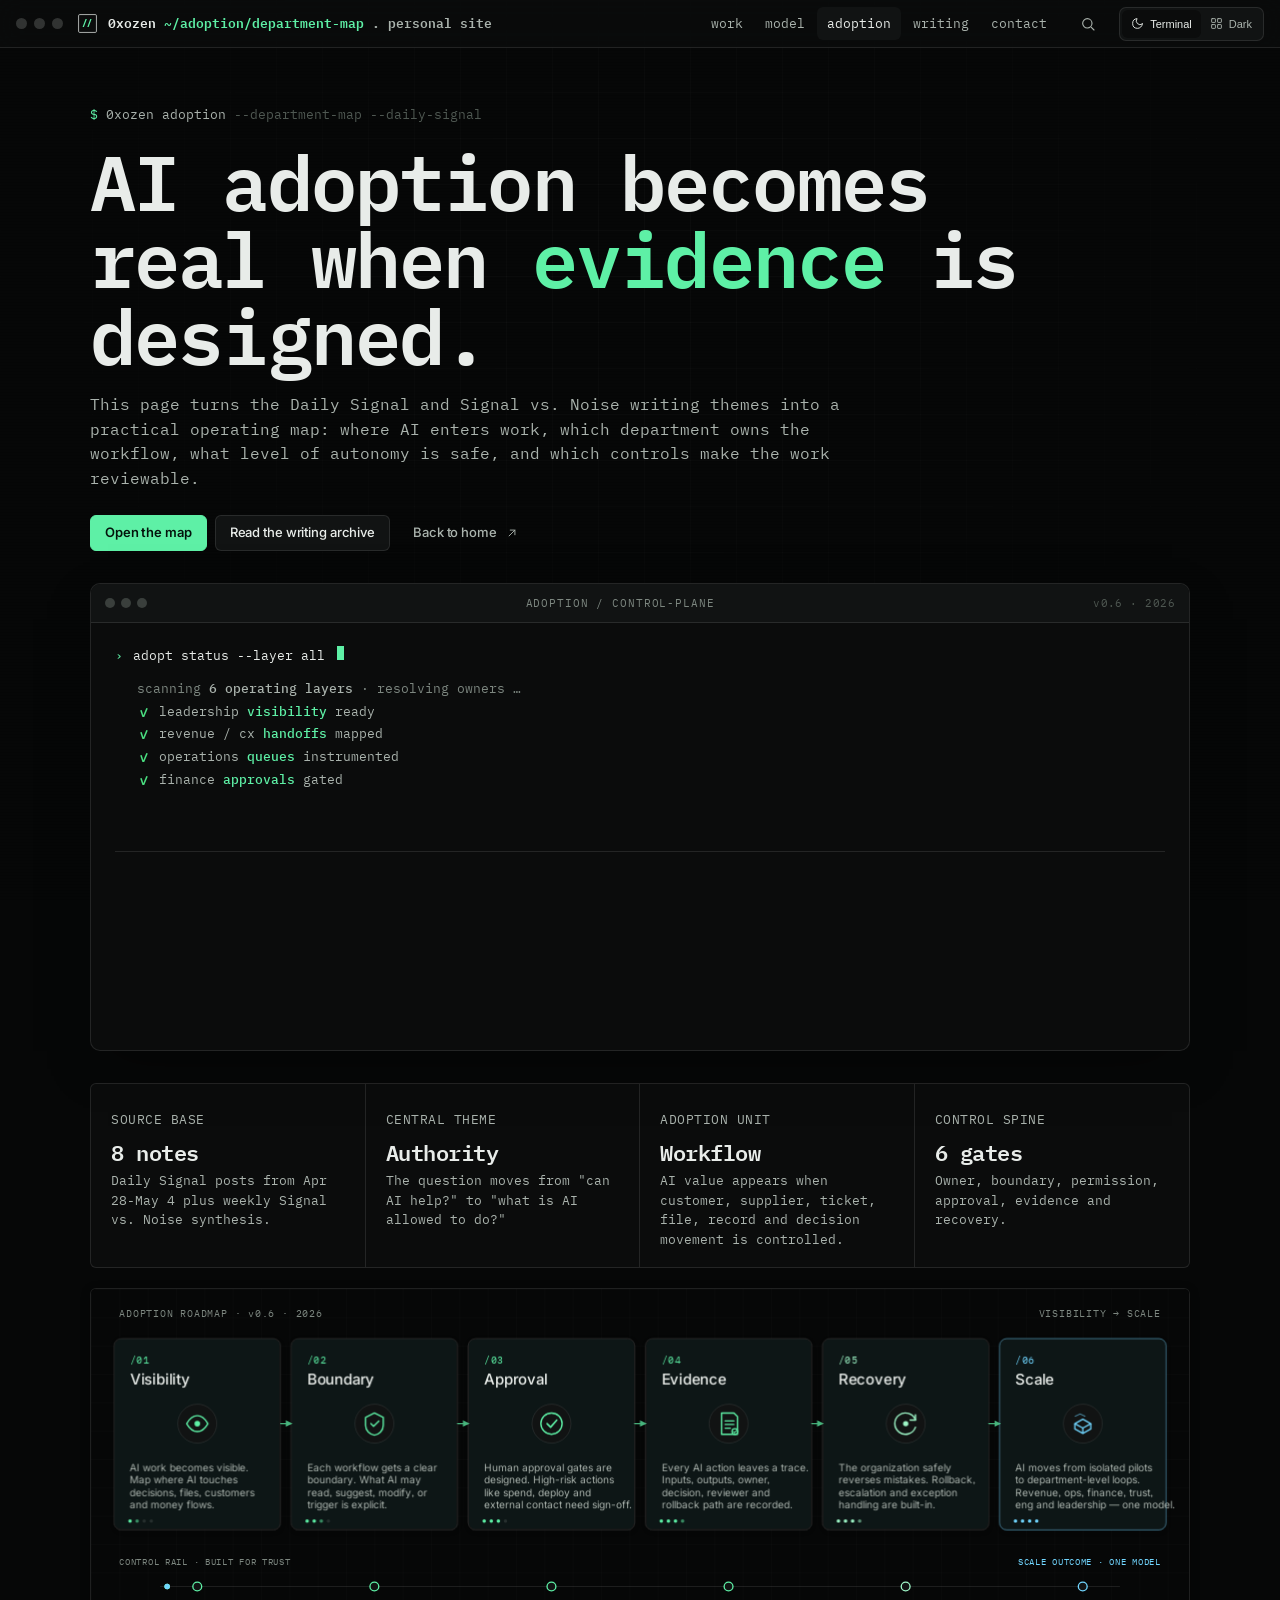
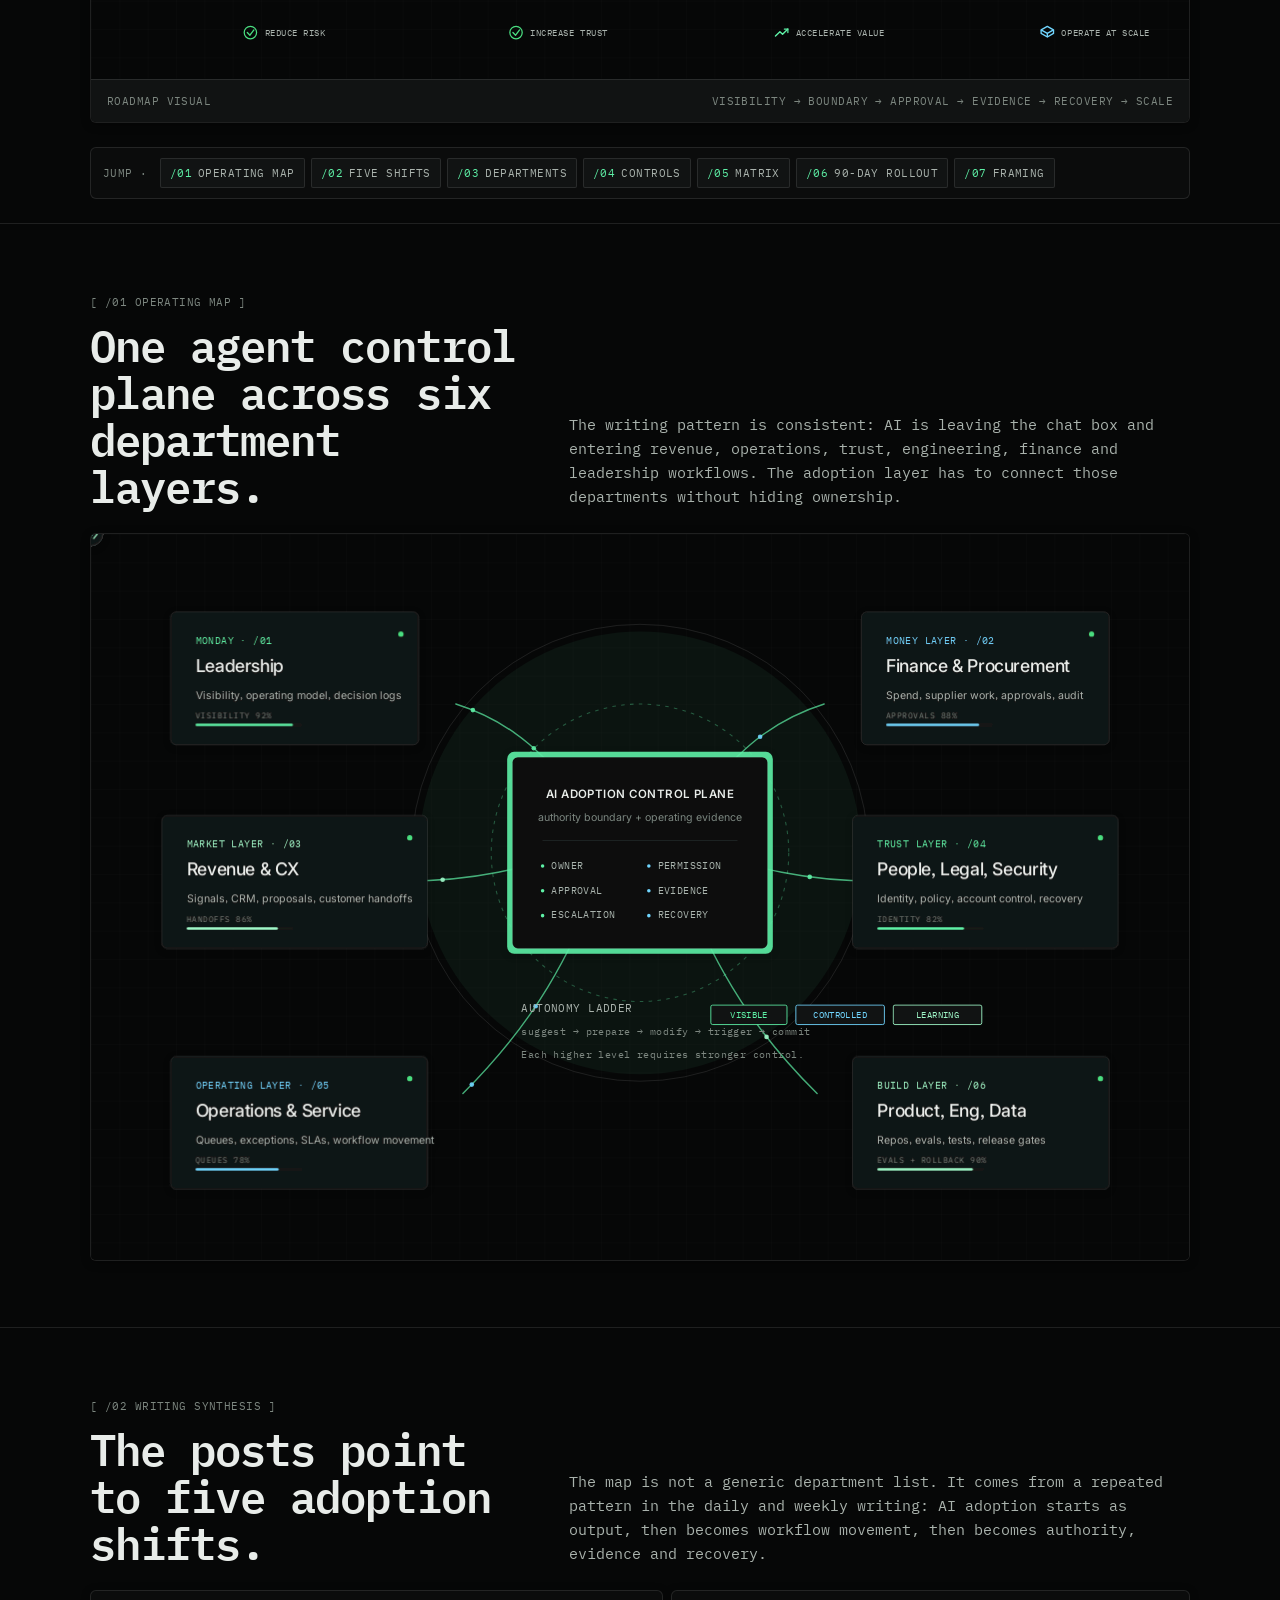
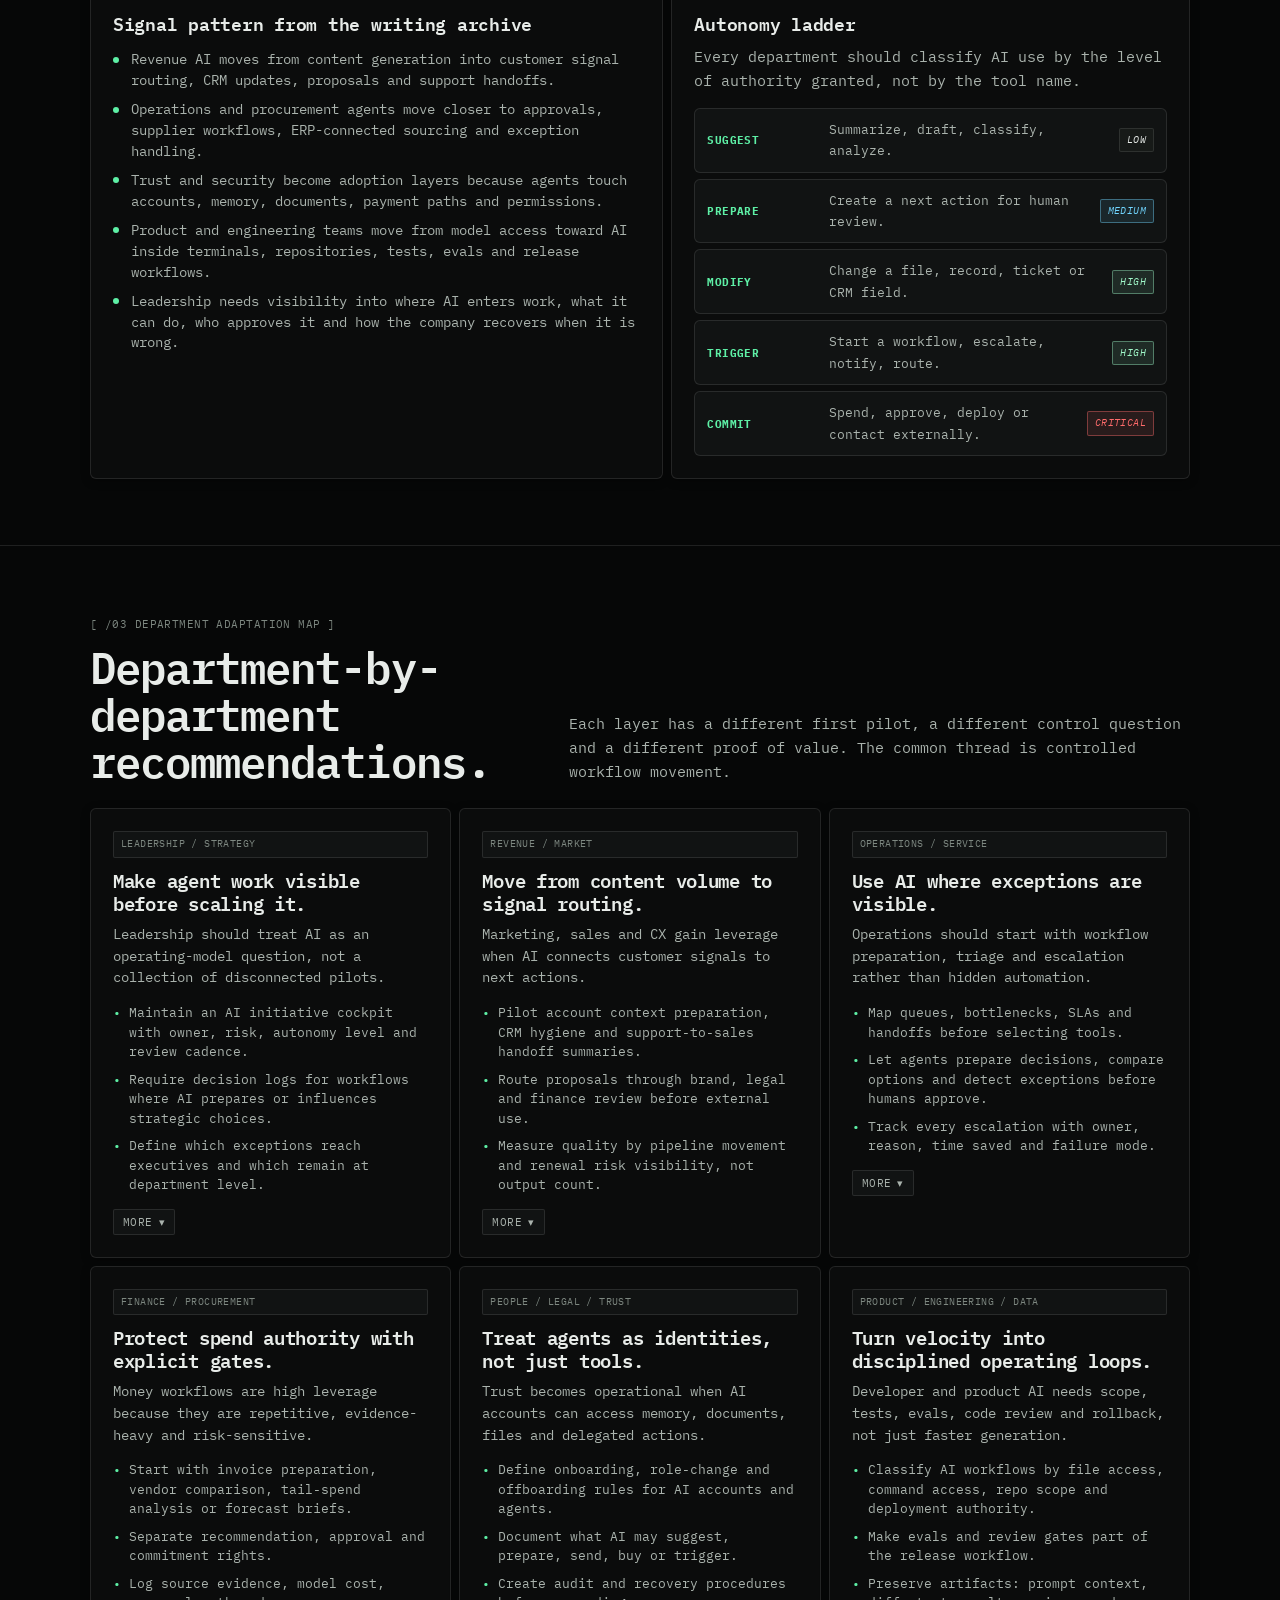
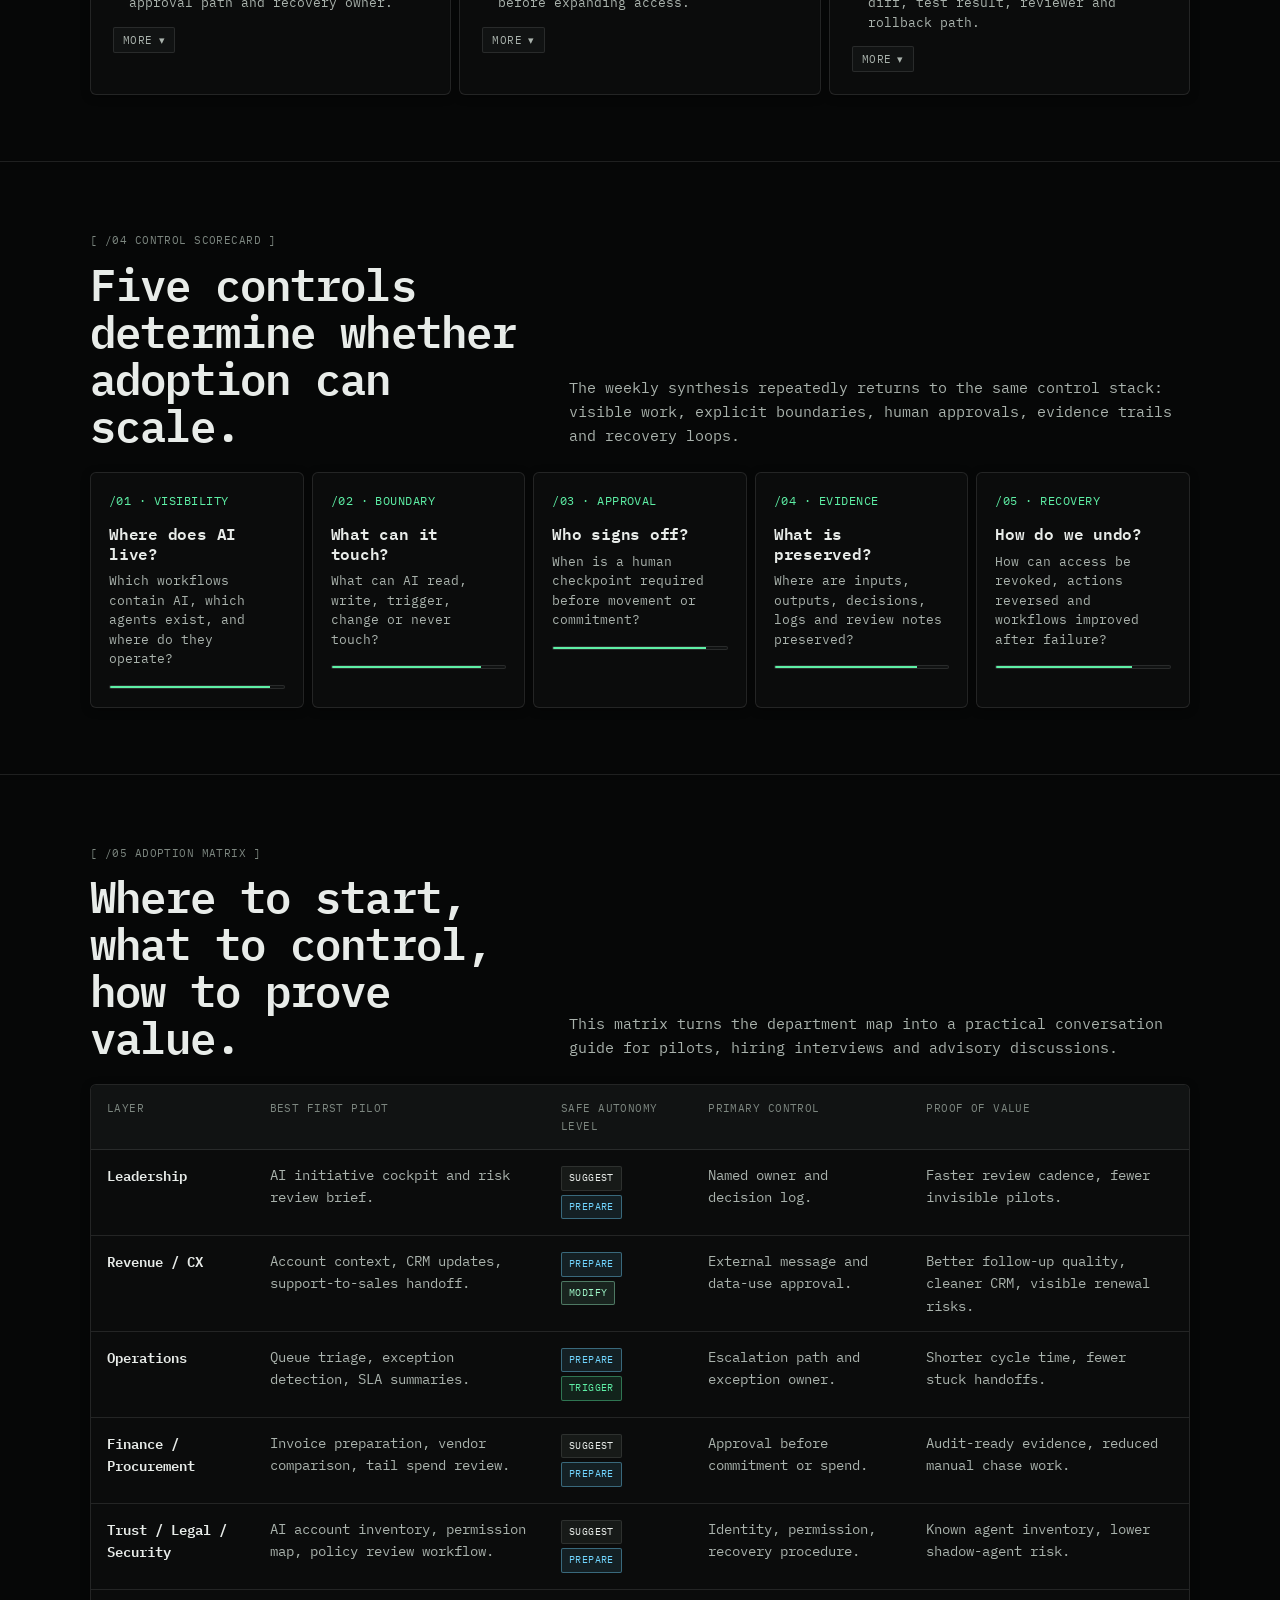
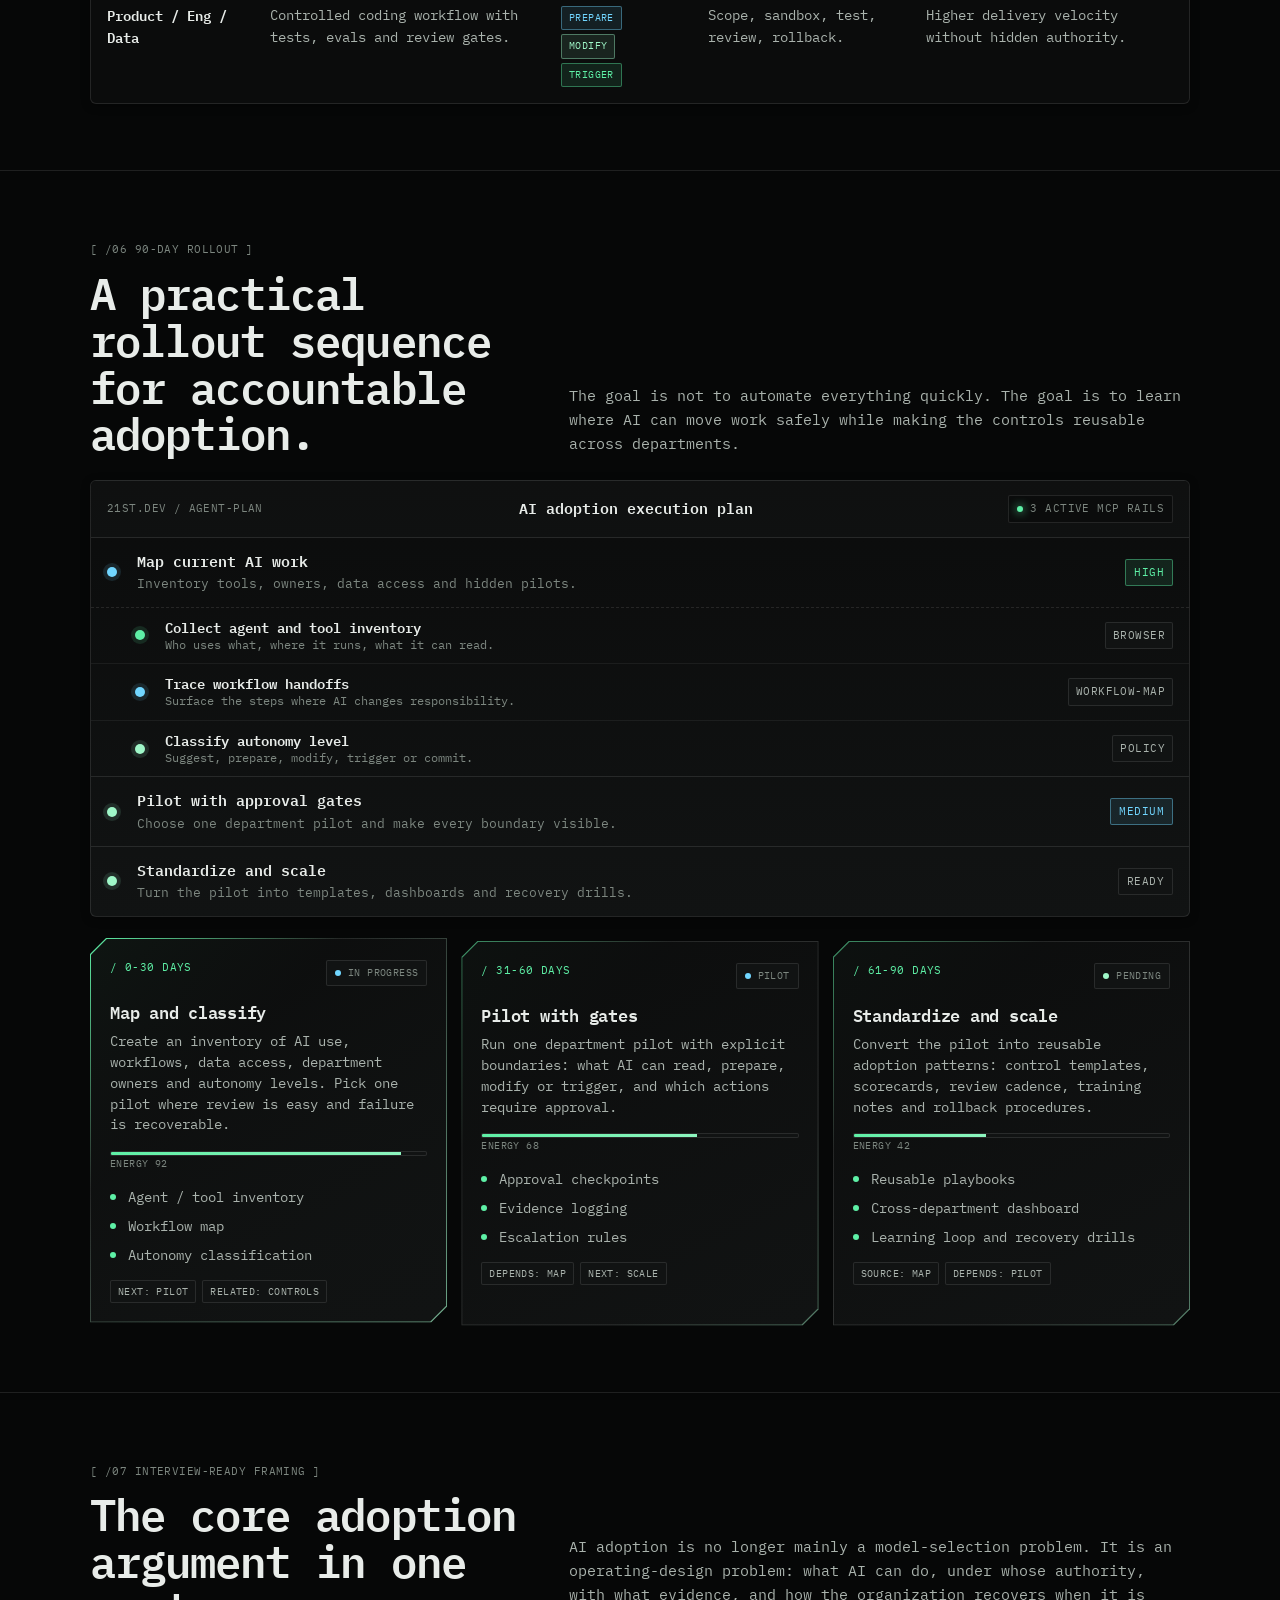
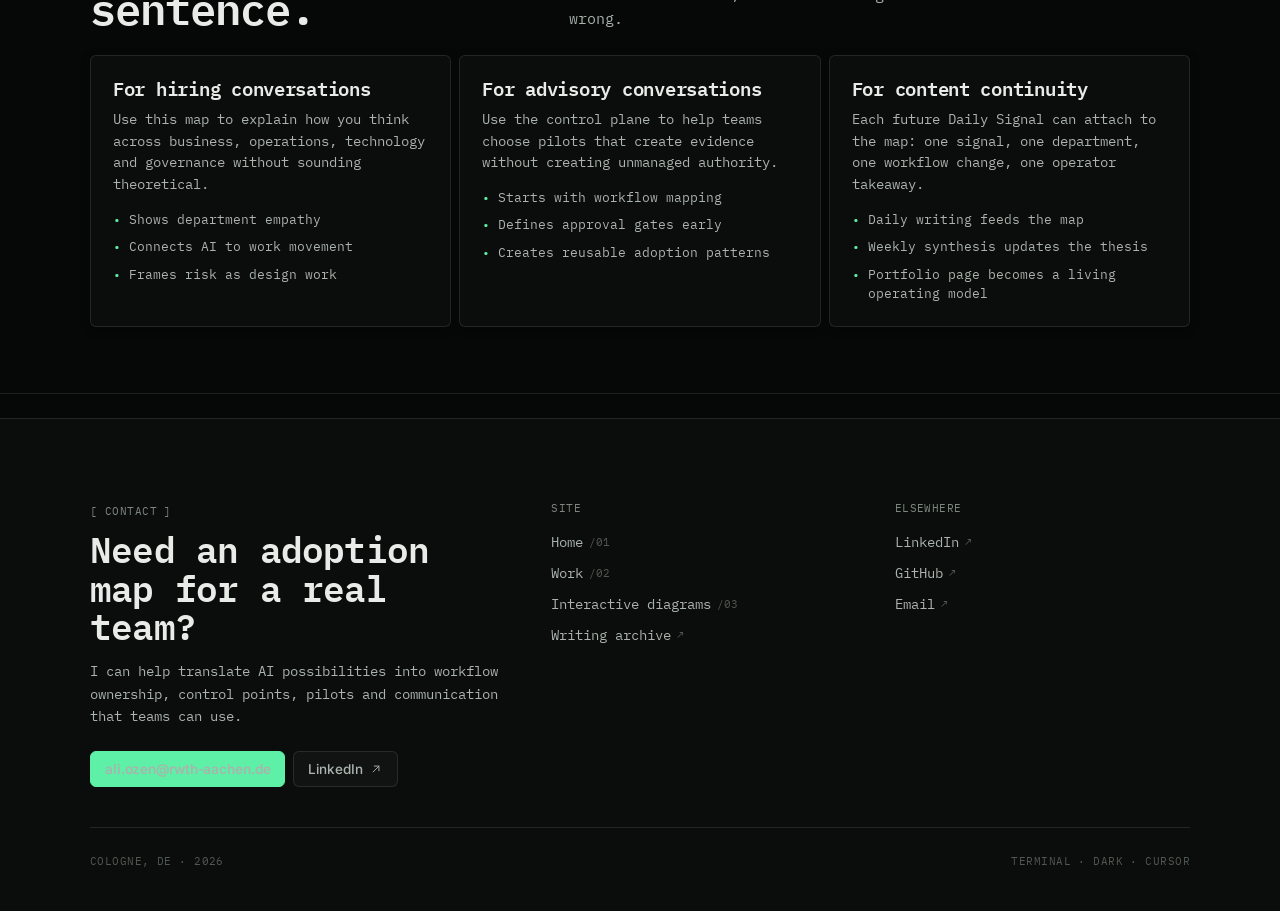
<file: scripts/reference/subpages/department-adoption.html>
<!doctype html>
<html lang="en" data-theme="terminal" data-page="adoption">
<head>
  <meta charset="utf-8" />
  <meta name="viewport" content="width=device-width, initial-scale=1" />
  <title>Department AI Adoption Map | Ali Osman Ozen</title>
  <meta name="description" content="A detailed department-level AI adoption map based on Daily Signal and Signal vs. Noise writing themes: authority, workflow control, governance, evidence and operating boundaries." />
  <meta property="og:title" content="Department AI Adoption Map" />
  <meta property="og:description" content="Six operating layers, an autonomy ladder, a control scorecard and a 90-day rollout for accountable AI adoption." />
  <meta property="og:type" content="article" />
  <meta property="og:url" content="https://0xozen.github.io/department-adoption.html" />
  <meta property="og:image" content="https://0xozen.github.io/assets/og-image.svg" />
  <meta property="og:image:type" content="image/svg+xml" />
  <meta property="og:image:width" content="1200" />
  <meta property="og:image:height" content="630" />
  <meta name="twitter:card" content="summary_large_image" />
  <meta name="twitter:title" content="Department AI Adoption Map" />
  <meta name="twitter:description" content="Six operating layers, autonomy ladder, control scorecard, 90-day rollout." />
  <meta name="twitter:image" content="https://0xozen.github.io/assets/og-image.svg" />
  <link rel="canonical" href="https://0xozen.github.io/department-adoption.html" />
  <meta name="theme-color" content="#060707" id="theme-color-meta" />
  <link rel="icon" type="image/svg+xml" href="data:image/svg+xml;utf8,<svg xmlns='http://www.w3.org/2000/svg' viewBox='0 0 32 32'><rect width='32' height='32' rx='3' fill='%23060707'/><rect x='2.4' y='2.4' width='27.2' height='27.2' rx='1.8' fill='none' stroke='%23e8ece9' stroke-width='1.1'/><path d='M8.5 21.5 13 9h2l-4.5 12.5h-2Zm7.2 0L20.2 9h2l-4.5 12.5h-2Z' fill='%235ef0a6'/></svg>" />
  <link rel="preconnect" href="https://fonts.googleapis.com">
  <link rel="preconnect" href="https://fonts.gstatic.com" crossorigin>
  <link href="https://fonts.googleapis.com/css2?family=Inter:wght@300;400;500;600;700&family=IBM+Plex+Mono:wght@400;500&display=swap" rel="stylesheet">
  <script>
    (function () {
      try {
        var t = localStorage.getItem('theme');
        if (t === 'terminal' || t === 'linear') document.documentElement.setAttribute('data-theme', t);
      } catch (e) {}
    })();
  </script>
  <style>
    :root, [data-theme="terminal"] {
      --bg:#060707; --surface-1:#0b0c0c; --surface-2:#111313; --surface-3:#171a18;
      --border:rgba(232,236,233,0.11); --border-soft:rgba(232,236,233,0.18);
      --text-1:#e8ece9; --text-2:#aab3ad; --text-3:#7d8780; --text-4:#4f5852;
      --accent:#5ef0a6; --accent-2:#9ff7c8; --info:#71d6ff; --success:#4ade80; --danger:#ff6b6b;
      --cta-bg:var(--accent); --cta-bg-hover:var(--accent-2); --cta-text:#04130c;
      --grid-stroke:rgba(255,255,255,0.024); --glow-1:rgba(94,240,166,0.10); --glow-2:rgba(113,214,255,0.05);
      --shadow-sm:rgba(0,0,0,0.35) 0 2px 8px 0; --shadow-xl:rgba(0,0,0,0.52) 0 18px 50px -18px;
      --panel:var(--surface-1); --panel-2:var(--surface-2); --panel-3:var(--surface-3);
      --line:var(--border); --line-2:var(--border-soft); --line-3:rgba(232,236,233,0.24);
      --fg:var(--text-1); --muted:var(--text-2); --faint:var(--text-4);
      --button-bg:var(--cta-bg); --button-bg-hover:var(--cta-bg-hover); --button-text:var(--cta-text);
      --grid:var(--grid-stroke); --scan:.42; --shadow:rgba(0,0,0,0.52) 0 18px 50px -18px;

      --font-sans:"Inter", ui-sans-serif, system-ui, -apple-system, BlinkMacSystemFont, "Segoe UI", Roboto, sans-serif;
      --font-mono:"IBM Plex Mono", ui-monospace, SFMono-Regular, Menlo, Monaco, Consolas, monospace;
      --r-tag:2px; --r-md:6px; --r-lg:10px; --r-pill:9999px;

      --svg-bg:#060707; --svg-grid:rgba(255,255,255,0.035); --svg-panel-1:#111313; --svg-panel-2:#0b0c0c; --svg-stroke:rgba(232,236,233,0.12); --svg-text-1:#e8ece9; --svg-text-2:#aab3ad; --svg-text-3:#7d8780;
    }
    [data-theme="linear"] {
      --pitch-black:#08090a; --graphite:#0f1011; --deep-slate:#161718; --charcoal:#23252a; --muted-ash:#323334; --gunmetal:#383b3f;
      --fog:#62666d; --storm:#8a8f98; --light-steel:#d0d6e0; --porcelain:#f7f8f8;
      --neon-lime:#e4f222; --aether-blue:#5e6ad2; --cyan-spark:#02b8cc; --amethyst:#8b5cf6; --emerald:#27a644; --warning-red:#eb5757;

      --bg:var(--pitch-black); --surface-1:var(--graphite); --surface-2:var(--deep-slate); --surface-3:var(--charcoal);
      --border:var(--charcoal); --border-soft:var(--muted-ash);
      --text-1:var(--porcelain); --text-2:var(--light-steel); --text-3:var(--storm); --text-4:var(--fog);
      --accent:var(--aether-blue); --accent-2:var(--amethyst); --info:var(--cyan-spark); --success:var(--emerald); --danger:var(--warning-red);
      --cta-bg:var(--neon-lime); --cta-bg-hover:#eef82e; --cta-text:var(--pitch-black);
      --grid-stroke:rgba(255,255,255,0.025); --glow-1:rgba(94,106,210,0.10); --glow-2:rgba(2,184,204,0.06);
      --shadow-sm:rgba(0,0,0,0.4) 0 2px 4px 0; --shadow-xl:rgba(8,9,10,0.6) 0 4px 32px 0;
      --panel:var(--surface-1); --panel-2:var(--surface-2); --panel-3:var(--surface-3);
      --line:var(--border); --line-2:var(--border-soft); --line-3:var(--gunmetal);
      --fg:var(--text-1); --muted:var(--text-2); --faint:var(--text-4);
      --button-bg:var(--cta-bg); --button-bg-hover:var(--cta-bg-hover); --button-text:var(--cta-text);
      --grid:var(--grid-stroke); --scan:.18; --shadow:rgba(8,9,10,0.6) 0 4px 32px 0;

      --font-sans:"Inter", ui-sans-serif, system-ui, -apple-system, BlinkMacSystemFont, "Segoe UI", Roboto, sans-serif;
      --font-mono:"IBM Plex Mono", ui-monospace, SFMono-Regular, Menlo, Monaco, Consolas, monospace;
      --r-tag:2px; --r-md:6px; --r-lg:12px; --r-pill:9999px;

      /* SVG-only color hooks (for the diagram inside this page) */
      --svg-bg:#08090a; --svg-grid:rgba(255,255,255,0.04); --svg-panel-1:#161718; --svg-panel-2:#0f1011; --svg-stroke:#23252a; --svg-text-1:#f7f8f8; --svg-text-2:#d0d6e0; --svg-text-3:#8a8f98;
    }
    *{box-sizing:border-box}
    html{scroll-behavior:smooth}
    body{
      margin:0;min-height:100vh;background:var(--bg);color:var(--fg);
      font-family:var(--font-mono);font-size:14px;line-height:1.65;letter-spacing:0;
      font-feature-settings:"cv01","ss03","liga" 1;-webkit-font-smoothing:antialiased;overflow-x:hidden;
      transition: background-color .25s ease, color .25s ease;
    }
    body::before{content:"";position:fixed;inset:0;z-index:0;
      background-image:linear-gradient(var(--grid) 1px,transparent 1px),linear-gradient(90deg,var(--grid) 1px,transparent 1px);
      background-size:46px 46px;mask-image:radial-gradient(circle at 50% 28%,black 0%,transparent 82%);pointer-events:none;
    }
    body::after{content:"";position:fixed;inset:0;z-index:1;
      opacity:var(--scan);background:repeating-linear-gradient(180deg,transparent 0 2px,rgba(0,0,0,0.18) 2px 3px);pointer-events:none;
    }
    a{color:inherit;text-decoration:none}
    /* Full-screen layout with a safe gutter */
    .wrap{width:min(1100px,calc(100% - 44px));margin:0 auto;position:relative;z-index:2}
    .accent{color:var(--accent)}
    .flag,.faint{color:var(--faint)}

    .ico{width:14px;height:14px;flex-shrink:0;stroke:currentColor;fill:none;stroke-width:1.6;stroke-linecap:round;stroke-linejoin:round}

    .topbar{
      position:fixed;top:0;left:0;right:0;z-index:50;min-height:48px;
      display:flex;align-items:center;gap:14px;padding:0 16px;
      background:color-mix(in srgb,var(--panel) 84%,transparent);
      backdrop-filter:blur(14px);border-bottom:1px solid var(--line);pointer-events:auto;
    }
    .dots{display:flex;gap:7px;flex-shrink:0}
    .dots i{width:11px;height:11px;border-radius:50%;background:var(--line-2);display:block}
    .topbar .brand{display:inline-flex;align-items:center;gap:10px;min-width:0;color:var(--muted);font-size:12.5px;white-space:nowrap}
    .topbar .brand b{color:var(--fg);font-weight:600}
    .topbar .brand .path{color:var(--accent)}
    .topbar .brand-mark{width:21px;height:21px;flex-shrink:0;border-radius:0;background:transparent;box-shadow:none}
    .topbar .brand-mark rect:first-child{fill:var(--panel)}
    .topbar .brand-mark rect:nth-child(2){fill:none;stroke:var(--fg);stroke-width:1.1}
    .topbar .brand-mark path{fill:var(--accent)}
    .topbar .navlinks{margin-left:auto;display:flex;align-items:center;gap:2px;font-size:inherit;color:inherit}
    .topbar .navlinks a{color:var(--muted);font-size:12.5px;padding:6px 10px;border-radius:6px;transition:color .15s,background .15s}
    .topbar .navlinks a:hover,.topbar .navlinks a[aria-current="page"]{color:var(--fg);background:var(--panel-2)}
    .theme-switch{display:inline-flex;align-items:center;gap:0;height:34px;padding:2px;border-radius:7px;border:1px solid var(--line);background:var(--panel-2)}
    .theme-switch button{display:inline-flex;align-items:center;justify-content:center;gap:6px;min-width:34px;height:28px;padding:0 9px;border:0;border-radius:6px;background:transparent;color:var(--muted);font-size:11px;transition:color .15s,background .15s}
    .theme-switch button:hover{color:var(--fg)}
    .theme-switch button[aria-pressed="true"]{color:var(--fg);background:var(--panel);box-shadow:var(--shadow)}
    .theme-switch svg{width:13px;height:13px;stroke:currentColor;fill:none;stroke-width:1.7;stroke-linecap:round;stroke-linejoin:round}
    .iconbtn{width:34px;height:34px;display:inline-grid;place-items:center;flex-shrink:0;border:1px solid transparent;border-radius:7px;background:transparent;color:var(--muted);transition:color .15s,background .15s,border-color .15s}
    .iconbtn:hover{color:var(--fg);background:var(--panel-2);border-color:var(--line)}
    .iconbtn svg{width:16px;height:16px;stroke:currentColor;fill:none;stroke-width:1.7;stroke-linecap:round;stroke-linejoin:round}
    .menutoggle{display:none}

    /* Nav */
    header:not(.topbar){position:fixed;top:16px;left:0;right:0;z-index:50;pointer-events:none}
    .nav{
      width:min(920px,calc(100% - 32px));margin:0 auto;height:48px;
      display:flex;align-items:center;justify-content:space-between;gap:12px;
      padding:4px 4px 4px 14px;border:1px solid var(--border);border-radius:var(--r-pill);
      background:color-mix(in srgb, var(--surface-1) 88%, transparent);
      backdrop-filter:blur(16px);box-shadow:var(--shadow-sm);pointer-events:auto;
    }
    .brand{display:inline-flex;align-items:center;gap:10px;font-weight:510;font-size:14px;color:var(--text-1);white-space:nowrap}
    .brand-mark{width:18px;height:18px;border-radius:var(--r-md);background:linear-gradient(135deg,var(--accent),var(--accent-2));box-shadow:inset 0 0 0 1px rgba(255,255,255,0.18)}
    .navlinks{display:flex;align-items:center;gap:2px;font-size:13px;color:var(--text-3)}
    .navlinks a{padding:8px 10px;border-radius:var(--r-md);transition:color .15s,background .15s}
    .navlinks a:hover,.navlinks a[aria-current="page"]{color:var(--text-1);background:var(--surface-2)}

    .theme-picker{display:inline-flex;align-items:center;gap:0;height:32px;padding:2px;border-radius:var(--r-pill);border:1px solid var(--border);background:var(--surface-2)}
    .theme-picker button{display:inline-flex;align-items:center;gap:5px;height:26px;padding:0 9px;border:0;background:transparent;color:var(--text-3);font-family:var(--font-mono);font-size:10px;letter-spacing:0.04em;text-transform:uppercase;border-radius:var(--r-pill);cursor:pointer;transition:background .15s,color .15s}
    .theme-picker button:hover{color:var(--text-1)}
    .theme-picker button[aria-pressed="true"]{background:var(--surface-1);color:var(--text-1);box-shadow:var(--shadow-sm)}
    .theme-picker .ico{width:11px;height:11px}

    .button{
      display:inline-flex;align-items:center;justify-content:center;gap:8px;height:36px;padding:0 14px;
      border-radius:var(--r-md);font-family:var(--font-sans);font-size:13px;font-weight:510;letter-spacing:-0.11px;
      color:var(--text-1);background:var(--surface-2);border:1px solid var(--border);
      transition:background .15s,border-color .15s,transform .15s,color .15s;cursor:pointer;
    }
    .button:hover{background:var(--surface-3);border-color:var(--border-soft)}
    .button.primary{background:var(--cta-bg);color:var(--cta-text);border-color:var(--cta-bg);font-weight:590}
    .button.primary:hover{background:var(--cta-bg-hover);border-color:var(--cta-bg-hover);transform:translateY(-1px)}
    .button.ghost{background:transparent;border-color:transparent;color:var(--text-2)}
    .button.ghost:hover{background:var(--surface-2);color:var(--text-1)}
    .button .kbd{font-family:var(--font-mono);font-size:11px;color:inherit;opacity:.7;padding:2px 5px;border-radius:var(--r-tag);background:color-mix(in srgb, currentColor 12%, transparent)}
    a:focus-visible,.button:focus-visible,.theme-toggle:focus-visible{outline:2px solid var(--accent);outline-offset:2px}

    main{position:relative;z-index:2;padding-top:48px}
    section{position:relative;z-index:2;padding:66px 0;border-bottom:1px solid var(--line);scroll-margin-top:72px}
    .cmd{color:var(--muted);font-size:13px;margin-bottom:10px;display:flex;flex-wrap:wrap;gap:8px;align-items:baseline}

    .eyebrow{display:inline-flex;align-items:center;gap:8px;padding:5px 9px;border-radius:var(--r-md);border:1px solid var(--border);background:var(--surface-1);color:var(--text-3);font-family:var(--font-mono);font-size:11px;text-transform:uppercase}
    .dot{width:6px;height:6px;border-radius:50%;background:var(--accent);box-shadow:0 0 8px color-mix(in srgb, var(--accent) 60%, transparent)}
    .label,.kicker{display:inline-block;font-family:var(--font-mono);font-size:11px;color:var(--text-3);letter-spacing:0.04em;text-transform:uppercase}

    h1{margin:18px 0 0;max-width:980px;font-size:clamp(44px,6vw,80px);line-height:1.0;letter-spacing:-0.024em;font-weight:510}
    .hero-rotator{position:relative;display:inline-grid;min-width:0;color:var(--accent);vertical-align:baseline}
    .hero-rotator span{grid-area:1 / 1;display:inline-block;will-change:transform,opacity}
    .hero-rotator span.swap-out{animation:heroWordOut .34s ease forwards}
    .hero-rotator span.swap-in{animation:heroWordIn .42s cubic-bezier(.2,.7,.2,1) forwards}
    @keyframes heroWordOut{to{opacity:0;transform:translateY(-.72em)}}
    @keyframes heroWordIn{from{opacity:0;transform:translateY(.82em)}to{opacity:1;transform:translateY(0)}}
    .hero .cmd,.hero h1,.hero .lead,.hero .cta-row{animation:heroRise .72s cubic-bezier(.2,.7,.2,1) both}
    .hero h1{animation-delay:.08s}.hero .lead{animation-delay:.16s}.hero .cta-row{animation-delay:.24s}
    @keyframes heroRise{from{opacity:0;transform:translateY(14px)}to{opacity:1;transform:translateY(0)}}
    @media (prefers-reduced-motion: reduce){.hero .cmd,.hero h1,.hero .lead,.hero .cta-row,.hero-rotator span{animation:none}}
    h2{margin:8px 0 0;font-size:clamp(28px,3.4vw,48px);line-height:1.08;letter-spacing:-0.022em;font-weight:510}
    h3{margin:0;font-size:19px;line-height:1.22;letter-spacing:-0.014em;font-weight:590;color:var(--text-1)}
    .lead{margin:18px 0 0;max-width:760px;font-size:16px;line-height:1.55;color:var(--text-2)}
    .section-copy{margin:8px 0 0;color:var(--text-2);font-size:15px;line-height:1.6}

    @media (prefers-reduced-motion: no-preference) {
      .reveal { opacity: 0; transform: translateY(8px); transition: opacity .55s ease, transform .55s ease; }
      .reveal.in-view { opacity: 1; transform: none; }
      .reveal[data-d="1"]{transition-delay:.06s}.reveal[data-d="2"]{transition-delay:.12s}.reveal[data-d="3"]{transition-delay:.18s}.reveal[data-d="4"]{transition-delay:.24s}.reveal[data-d="5"]{transition-delay:.30s}.reveal[data-d="6"]{transition-delay:.36s}
    }

    /* ===================== Animation keyframes ===================== */
    @keyframes blink { 50% { opacity: 0; } }
    @keyframes pulseDot {
      0%, 100% { transform: scale(1); opacity: 1; }
      50% { transform: scale(1.35); opacity: .55; }
    }
    @keyframes svgPulse {
      0%, 100% { opacity: 1; r: 3; }
      50% { opacity: .35; r: 4.5; }
    }
    @keyframes svgGlow {
      0%, 100% { opacity: .05; }
      50% { opacity: .12; }
    }
    @keyframes svgRing {
      0% { stroke-dashoffset: 0; opacity: .32; }
      50% { opacity: .55; }
      100% { stroke-dashoffset: -100; opacity: .32; }
    }
    @keyframes drawArrow {
      to { stroke-dashoffset: 0; }
    }
    @keyframes fadeUpSvg {
      from { opacity: 0; transform: translateY(10px); }
      to { opacity: 1; transform: translateY(0); }
    }
    @keyframes shimmer {
      0% { transform: translateX(-120%) skewX(-12deg); }
      100% { transform: translateX(220%) skewX(-12deg); }
    }
    @keyframes barGrow {
      from { width: 0%; }
    }
    @keyframes floatY {
      0%, 100% { transform: translateY(0); }
      50% { transform: translateY(-2px); }
    }

    /* Live status dot (eyebrow) */
    .dot.live { animation: pulseDot 2.2s ease-in-out infinite; }

    /* ============ Hero terminal control-plane ============ */
    .control-plane {
      position: relative;
      margin-top: 32px;
      border-radius: var(--r-lg);
      background: var(--surface-1);
      border: 1px solid var(--border);
      box-shadow: var(--shadow-xl);
      overflow: hidden;
    }
    .cp-bar {
      display: grid; grid-template-columns: auto 1fr auto;
      align-items: center; gap: 12px;
      padding: 10px 14px;
      border-bottom: 1px solid var(--border);
      background: var(--surface-2);
    }
    .cp-traffic { display: flex; gap: 6px; }
    .cp-traffic span { width: 10px; height: 10px; border-radius: 50%; background: var(--surface-3); display: inline-block; }
    [data-theme="linear"] .cp-traffic span:nth-child(1) { background: #ff5f57; }
    [data-theme="linear"] .cp-traffic span:nth-child(2) { background: #febc2e; }
    [data-theme="linear"] .cp-traffic span:nth-child(3) { background: #28c840; }
    [data-theme="terminal"] .cp-traffic span:nth-child(1) { background: #3a3f3c; }
    [data-theme="terminal"] .cp-traffic span:nth-child(2) { background: #3a3f3c; }
    [data-theme="terminal"] .cp-traffic span:nth-child(3) { background: #3a3f3c; }
    .cp-title { justify-self: center; font-family: var(--font-mono); font-size: 11px; color: var(--text-3); letter-spacing: 0.08em; text-transform: uppercase; }
    .cp-meta  { font-family: var(--font-mono); font-size: 11px; color: var(--text-4); letter-spacing: 0.04em; }

    .cp-body { padding: 22px 24px 8px; font-family: var(--font-mono); font-size: 13px; color: var(--text-2); line-height: 1.75; }
    .cp-line { display: flex; gap: 10px; align-items: baseline; }
    .cp-line .glyph { color: var(--accent); }
    .cp-line .cmd   { color: var(--text-1); }
    .cp-scan { padding-left: 22px; color: var(--text-3); opacity: 0; transform: translateY(2px); transition: opacity .35s ease, transform .35s ease; }
    .cp-scan.shown { opacity: 1; transform: none; }
    .cp-scan b { color: var(--text-2); font-weight: 500; }
    .cp-check {
      padding-left: 22px; color: var(--text-2);
      opacity: 0; transform: translateX(-4px);
      transition: opacity .3s ease, transform .3s ease;
      display: flex; align-items: center; gap: 8px;
    }
    .cp-check.shown { opacity: 1; transform: none; }
    .cp-check .tick {
      display: inline-flex; align-items: center; justify-content: center;
      width: 14px; height: 14px; color: var(--success);
      font-weight: 590;
    }
    .cp-check b { color: var(--accent); font-weight: 500; }
    .cp-rule { height: 1px; background: var(--border); margin: 14px 0; }
    .cp-line.suggest { opacity: 0; transition: opacity .4s ease .1s; }
    .cp-line.suggest.shown { opacity: 1; }
    .cp-line.suggest .arrow { color: var(--success); }

    .cp-caret {
      display: inline-block;
      width: 7px; height: 14px;
      vertical-align: -2px;
      background: var(--accent);
      animation: blink 1s steps(1) infinite;
      margin-left: 2px;
    }

    .cp-cards {
      display: grid; grid-template-columns: repeat(4, minmax(0,1fr));
      gap: 8px;
      padding: 14px 24px 22px;
    }
    .cp-card {
      border-radius: var(--r-md);
      padding: 12px 14px;
      background: var(--surface-2);
      border: 1px solid var(--border);
      opacity: 0; transform: translateY(6px);
      transition: opacity .45s ease, transform .45s ease, border-color .2s ease, background .2s ease;
    }
    .cp-card.shown { opacity: 1; transform: none; }
    .cp-card:hover { border-color: var(--border-soft); background: var(--surface-3); }
    .cp-card .label { font-family: var(--font-mono); font-size: 10px; color: var(--text-4); letter-spacing: 0.06em; text-transform: uppercase; }
    .cp-card .v { display: block; margin-top: 8px; font-family: var(--font-mono); color: var(--text-1); font-size: 14px; font-weight: 500; }
    .cp-card .v small { color: var(--text-3); font-weight: 400; margin-left: 4px; font-size: 11px; }

    @media (max-width: 720px) {
      .cp-cards { grid-template-columns: repeat(2, minmax(0,1fr)); }
    }
    @media (prefers-reduced-motion: reduce) {
      .cp-caret { animation: none; }
      .cp-scan, .cp-check, .cp-card, .cp-line.suggest { opacity: 1; transform: none; }
    }

    /* ============ Source-strip counter ============ */
    .source-card strong[data-count] { font-variant-numeric: tabular-nums; }

    /* ============ Roadmap visual shimmer ============ */
    .roadmap-visual { position: relative; }
    .roadmap-visual::after {
      content: "";
      position: absolute; top: 0; bottom: 0; left: 0; width: 40%;
      background: linear-gradient(90deg, transparent 0%, color-mix(in srgb, var(--accent) 8%, transparent) 50%, transparent 100%);
      pointer-events: none;
      transform: translateX(-120%) skewX(-12deg);
      opacity: 0;
      z-index: 1;
    }
    .roadmap-visual.in-view::after { opacity: 1; animation: shimmer 2.4s ease-out 0.4s 1; }

    /* ============ Roadmap diagram (inline SVG replacing PNG) ============ */
    .roadmap-diagram {
      display: block; width: 100%; height: auto;
      background: var(--svg-bg);
      font-family: var(--font-sans);
    }
    @keyframes railTravel {
      0%   { transform: translateX(0);     opacity: 0; }
      6%   { opacity: 1; }
      94%  { opacity: 1; }
      100% { transform: translateX(1076px); opacity: 0; }
    }
    @keyframes iconPulse {
      0%, 100% { opacity: 1; }
      50%      { opacity: .55; }
    }
    @keyframes ringSpin {
      to { transform: rotate(360deg); }
    }
    @keyframes dotsGlow {
      0%, 100% { opacity: .55; }
      50%      { opacity: 1; }
    }
    @media (prefers-reduced-motion: no-preference) {
      .roadmap-diagram .rm-stage  { opacity: 0; }
      .roadmap-visual.in-view .roadmap-diagram .rm-stage { animation: fadeUpSvg .55s ease forwards; }
      .roadmap-visual.in-view .roadmap-diagram .rm-stage.s1 { animation-delay: .10s; }
      .roadmap-visual.in-view .roadmap-diagram .rm-stage.s2 { animation-delay: .22s; }
      .roadmap-visual.in-view .roadmap-diagram .rm-stage.s3 { animation-delay: .34s; }
      .roadmap-visual.in-view .roadmap-diagram .rm-stage.s4 { animation-delay: .46s; }
      .roadmap-visual.in-view .roadmap-diagram .rm-stage.s5 { animation-delay: .58s; }
      .roadmap-visual.in-view .roadmap-diagram .rm-stage.s6 { animation-delay: .70s; }

      .roadmap-diagram .rm-connector {
        stroke-dasharray: 18; stroke-dashoffset: 18;
      }
      .roadmap-visual.in-view .roadmap-diagram .rm-connector { animation: drawArrow .45s ease forwards; }
      .roadmap-visual.in-view .roadmap-diagram .rm-connector.c1 { animation-delay: .26s; }
      .roadmap-visual.in-view .roadmap-diagram .rm-connector.c2 { animation-delay: .38s; }
      .roadmap-visual.in-view .roadmap-diagram .rm-connector.c3 { animation-delay: .50s; }
      .roadmap-visual.in-view .roadmap-diagram .rm-connector.c4 { animation-delay: .62s; }
      .roadmap-visual.in-view .roadmap-diagram .rm-connector.c5 { animation-delay: .74s; }

      .roadmap-diagram .rail-dot { animation: railTravel 5s linear infinite; }
      .roadmap-diagram .rail-dot.rd2 { animation-delay: -1.65s; }
      .roadmap-diagram .rail-dot.rd3 { animation-delay: -3.30s; }

      .roadmap-diagram .stage-icon { transform-origin: center; transform-box: fill-box; animation: floatY 3.2s ease-in-out infinite; }
      .roadmap-diagram .stage-icon.s2 { animation-delay: .3s; }
      .roadmap-diagram .stage-icon.s3 { animation-delay: .6s; }
      .roadmap-diagram .stage-icon.s4 { animation-delay: .9s; }
      .roadmap-diagram .stage-icon.s5 { animation-delay: 1.2s; }
      .roadmap-diagram .stage-icon.s6 { animation-delay: 1.5s; }

      .roadmap-diagram .rm-dots .indicator { transform-origin: center; transform-box: fill-box; animation: dotsGlow 2.2s ease-in-out infinite; }
      .roadmap-diagram .rm-dots .indicator:nth-child(2) { animation-delay: .25s; }
      .roadmap-diagram .rm-dots .indicator:nth-child(3) { animation-delay: .50s; }
      .roadmap-diagram .rm-dots .indicator:nth-child(4) { animation-delay: .75s; }

      .roadmap-diagram .rm-rail-line {
        stroke-dasharray: 3 7;
        animation: dashFlow 2.2s linear infinite;
      }
    }
    @keyframes dashFlow {
      to { stroke-dashoffset: -40; }
    }

    /* ============ Operating-map particles + icons ============ */
    .diagram-shell .arrow-particle { opacity: 0; }
    .diagram-shell.animate .arrow-particle { opacity: .9; }
    .diagram-shell .layer-emblem { opacity: 0; transform: translateY(4px); }
    .diagram-shell.animate .layer-emblem { animation: fadeUpSvg .5s ease forwards 1.1s; }
    .diagram-shell.animate .layer-emblem.e2 { animation-delay: 1.2s; }
    .diagram-shell.animate .layer-emblem.e3 { animation-delay: 1.3s; }
    .diagram-shell.animate .layer-emblem.e4 { animation-delay: 1.4s; }
    .diagram-shell.animate .layer-emblem.e5 { animation-delay: 1.5s; }
    .diagram-shell.animate .layer-emblem.e6 { animation-delay: 1.6s; }

    /* ============ SVG diagram animated layers ============ */
    @media (prefers-reduced-motion: no-preference) {
      .diagram-shell .layer-group { opacity: 0; }
      .diagram-shell.animate .layer-group { animation: fadeUpSvg .6s ease forwards; }
      .diagram-shell.animate .layer-group.l1 { animation-delay: .15s; }
      .diagram-shell.animate .layer-group.l2 { animation-delay: .25s; }
      .diagram-shell.animate .layer-group.l3 { animation-delay: .35s; }
      .diagram-shell.animate .layer-group.l4 { animation-delay: .45s; }
      .diagram-shell.animate .layer-group.l5 { animation-delay: .55s; }
      .diagram-shell.animate .layer-group.l6 { animation-delay: .65s; }
      .diagram-shell .core-group { opacity: 0; }
      .diagram-shell.animate .core-group { animation: fadeUpSvg .7s ease .8s forwards; }
      .diagram-shell .core-ring { animation: svgRing 6s linear infinite; }
      .diagram-shell .core-glow { transform-origin: 620px 360px; transform-box: fill-box; animation: svgGlow 4s ease-in-out infinite; }
      .diagram-shell .status-dot { transform-origin: center; transform-box: fill-box; animation: svgPulse 2.4s ease-in-out infinite; }
      .diagram-shell .status-dot.d2 { animation-delay: .4s; }
      .diagram-shell .status-dot.d3 { animation-delay: .8s; }
      .diagram-shell .status-dot.d4 { animation-delay: 1.2s; }
      .diagram-shell .status-dot.d5 { animation-delay: 1.6s; }
      .diagram-shell .status-dot.d6 { animation-delay: 2.0s; }
      .diagram-shell .arrow-line {
        stroke-dasharray: 220;
        stroke-dashoffset: 220;
      }
      .diagram-shell.animate .arrow-line { animation: drawArrow 1.1s ease forwards 1s; }
      .diagram-shell .autonomy-pill { opacity: 0; }
      .diagram-shell.animate .autonomy-pill { animation: fadeUpSvg .5s ease forwards 1.6s; }
      .diagram-shell.animate .autonomy-pill.p2 { animation-delay: 1.75s; }
      .diagram-shell.animate .autonomy-pill.p3 { animation-delay: 1.9s; }
    }

    /* ============ Animated progress bars ============ */
    .bar i { width: 0; transition: width 1.2s cubic-bezier(.2,.7,.2,1); }
    .metric.in-view .bar i { width: var(--target, 0%); }
    @media (prefers-reduced-motion: reduce) {
      .bar i { transition: none; width: var(--target, 0%); }
    }

    /* ============ Ladder rung stagger ============ */
    @media (prefers-reduced-motion: no-preference) {
      .insight .rung { opacity: 0; transform: translateX(-6px); transition: opacity .5s ease, transform .5s ease, background .15s ease, border-color .15s ease; }
      .insight.in-view .rung { opacity: 1; transform: none; }
      .insight.in-view .rung:nth-child(1) { transition-delay: .25s; }
      .insight.in-view .rung:nth-child(2) { transition-delay: .35s; }
      .insight.in-view .rung:nth-child(3) { transition-delay: .45s; }
      .insight.in-view .rung:nth-child(4) { transition-delay: .55s; }
      .insight.in-view .rung:nth-child(5) { transition-delay: .65s; }
    }
    .rung { transition: background .15s ease, border-color .15s ease, transform .15s ease; }
    .rung:hover { background: var(--surface-3); border-color: var(--border-soft); transform: translateX(2px); }

    /* ============ Card lift hover (timeline + cards) ============ */
    .timeline-step, .card { transition: border-color .15s ease, transform .15s ease, box-shadow .15s ease, background .15s ease; }
    .timeline-step:hover, .card:hover { border-color: var(--border-soft); transform: translateY(-2px); box-shadow: var(--shadow-xl); background: var(--surface-1); }

    /* ============ Signal list pop-in ============ */
    @media (prefers-reduced-motion: no-preference) {
      .insight .signal-list li, .timeline-step .signal-list li {
        opacity: 0; transform: translateX(-4px);
        transition: opacity .4s ease, transform .4s ease;
      }
      .insight.in-view .signal-list li,
      .timeline-step.in-view .signal-list li { opacity: 1; transform: none; }
      .insight.in-view .signal-list li:nth-child(1),
      .timeline-step.in-view .signal-list li:nth-child(1) { transition-delay: .2s; }
      .insight.in-view .signal-list li:nth-child(2),
      .timeline-step.in-view .signal-list li:nth-child(2) { transition-delay: .3s; }
      .insight.in-view .signal-list li:nth-child(3),
      .timeline-step.in-view .signal-list li:nth-child(3) { transition-delay: .4s; }
      .insight.in-view .signal-list li:nth-child(4),
      .timeline-step.in-view .signal-list li:nth-child(4) { transition-delay: .5s; }
      .insight.in-view .signal-list li:nth-child(5),
      .timeline-step.in-view .signal-list li:nth-child(5) { transition-delay: .6s; }
    }

    /* ============ Map-card lift + tag glow on hover ============ */
    .map-card .tag { transition: background .15s ease, color .15s ease, border-color .15s ease; }
    .map-card:hover .tag { color: var(--text-1); border-color: var(--border-soft); background: var(--surface-3); }

    /* ============ Table row hover ============ */
    tbody tr { transition: background .15s ease, transform .15s ease; }
    tbody tr:hover td:first-child {
      box-shadow: inset 3px 0 0 var(--accent);
    }

    /* ============ Pill hover ============ */
    .pill { transition: transform .15s ease, background .15s ease; }
    .pill:hover { transform: translateY(-1px); }

    /* ============ Jump-chip lift ============ */
    .jump-chip { transition: background .15s, color .15s, border-color .15s, transform .15s; }
    .jump-chip:hover { transform: translateY(-1px); }

    /* Hero */
    .hero{padding:56px 0 24px}
    .cta-row{display:flex;flex-wrap:wrap;gap:8px;margin-top:24px}

    .source-strip{
      display:grid;grid-template-columns:repeat(4,minmax(0,1fr));gap:0;margin-top:32px;
      border:1px solid var(--border);border-radius:var(--r-md);background:var(--surface-1);overflow:hidden;
    }
    .source-card{padding:18px 20px;border-right:1px solid var(--border)}
    .source-card:last-child{border-right:none}
    .source-card strong{display:block;margin-top:12px;font-size:22px;line-height:1;letter-spacing:-0.022em;font-weight:510;color:var(--text-1)}
    .source-card span{display:block;margin-top:8px;color:var(--text-2);font-size:13px;line-height:1.5}

    .roadmap-visual{margin:20px 0 0;border:1px solid var(--border);border-radius:var(--r-md);overflow:hidden;background:var(--bg);box-shadow:var(--shadow-sm);width:100%;box-sizing:border-box}
    .roadmap-visual img{display:block;width:100%;height:auto}
    .roadmap-visual figcaption{
      display:flex;align-items:center;justify-content:space-between;gap:16px;padding:12px 16px;
      color:var(--text-3);font-family:var(--font-mono);font-size:11px;letter-spacing:0.04em;text-transform:uppercase;
      border-top:1px solid var(--border);background:var(--surface-2);
    }

    /* Quick-jump strip */
    .jump-strip{margin-top:24px;display:flex;flex-wrap:wrap;align-items:center;gap:6px;padding:10px 12px;border:1px solid var(--border);border-radius:var(--r-md);background:var(--surface-1)}
    .jump-strip .label{margin-right:6px}
    .jump-chip{display:inline-flex;align-items:center;gap:6px;padding:5px 9px;border-radius:var(--r-tag);background:var(--surface-2);border:1px solid var(--border);color:var(--text-2);font-family:var(--font-mono);font-size:11px;text-transform:uppercase;letter-spacing:0.04em;transition:background .15s,color .15s,border-color .15s}
    .jump-chip:hover{background:var(--surface-3);color:var(--text-1);border-color:var(--border-soft)}
    .jump-chip .num{color:var(--accent)}

    .section-head{display:grid;grid-template-columns:minmax(0,.82fr) minmax(0,1.18fr);gap:48px;align-items:end;margin-bottom:24px}

    .diagram-shell{position:relative;margin-top:20px;border-radius:var(--r-md);border:1px solid var(--border);background:var(--bg);overflow:auto;box-shadow:var(--shadow-sm);-webkit-overflow-scrolling:touch}
    svg.diagram{display:block;width:100%;min-width:1040px;height:auto;font-family:var(--font-sans)}
    /* Mobile scroll hint for wide diagrams/tables */
    .scroll-hint{display:none;position:absolute;top:8px;right:10px;z-index:2;font-family:var(--font-mono);font-size:10px;color:var(--text-3);background:color-mix(in srgb, var(--surface-1) 90%, transparent);border:1px solid var(--border);padding:3px 7px;border-radius:var(--r-tag);pointer-events:none;text-transform:uppercase;letter-spacing:0.04em}
    @media (max-width:900px){.scroll-hint{display:inline-flex;align-items:center;gap:4px}}

    .insight-grid{display:grid;grid-template-columns:1.05fr .95fr;gap:8px;margin-top:20px}
    .insight{padding:22px;border:1px solid var(--border);border-radius:var(--r-md);background:var(--surface-1);box-shadow:var(--shadow-sm)}
    .insight h3{font-size:18px}
    .insight p{color:var(--text-2);margin:10px 0 0;font-size:14.5px;line-height:1.6}

    .signal-list{display:grid;gap:8px;margin:14px 0 0;padding:0;list-style:none;color:var(--text-2);font-size:13.5px;line-height:1.55}
    .signal-list li{position:relative;padding-left:18px}
    .signal-list li::before{content:"";position:absolute;left:0;top:.55em;width:6px;height:6px;border-radius:50%;background:var(--accent)}

    .ladder{display:grid;gap:6px;margin-top:16px}
    .rung{display:grid;grid-template-columns:110px 1fr auto;gap:12px;align-items:center;padding:10px 12px;border-radius:var(--r-md);background:var(--surface-2);border:1px solid var(--border)}
    .rung strong{font-family:var(--font-mono);font-size:11px;color:var(--accent);text-transform:uppercase;letter-spacing:0.04em}
    .rung span{color:var(--text-2);font-size:13px}
    .risk{font-family:var(--font-mono);font-size:10px;color:var(--text-1);background:var(--surface-3);padding:3px 7px;border-radius:var(--r-tag);text-transform:uppercase;letter-spacing:0.04em;white-space:nowrap;border:1px solid var(--border)}
    .risk.med{color:var(--info);border-color:color-mix(in srgb, var(--info) 40%, transparent);background:color-mix(in srgb, var(--info) 10%, transparent)}
    .risk.high{color:var(--accent-2);border-color:color-mix(in srgb, var(--accent-2) 40%, transparent);background:color-mix(in srgb, var(--accent-2) 10%, transparent)}
    .risk.crit{color:var(--danger);border-color:color-mix(in srgb, var(--danger) 40%, transparent);background:color-mix(in srgb, var(--danger) 10%, transparent)}

    .map-grid{display:grid;grid-template-columns:repeat(3,minmax(0,1fr));gap:8px;margin-top:24px}
    .map-card{padding:22px;border:1px solid var(--border);border-radius:var(--r-md);background:var(--surface-1);box-shadow:var(--shadow-sm);transition:border-color .15s,transform .15s,box-shadow .15s}
    .map-card:hover{border-color:var(--border-soft);transform:translateY(-2px);box-shadow:var(--shadow-xl)}
    .map-card .tag{display:inline-flex;margin-bottom:12px;padding:4px 7px;border-radius:var(--r-tag);background:var(--surface-2);border:1px solid var(--border);font-family:var(--font-mono);font-size:10px;color:var(--text-3);text-transform:uppercase;letter-spacing:0.04em}
    .map-card p{margin:8px 0 0;color:var(--text-2);font-size:14px;line-height:1.55}
    .map-card ul{margin:14px 0 0;padding:0;list-style:none;display:grid;gap:8px;color:var(--text-2);font-size:13px;line-height:1.5}
    .map-card li{position:relative;padding-left:16px}
    .map-card li::before{content:"•";position:absolute;left:0;color:var(--accent)}

    /* Expand-on-click for map-card (NEW) */
    .map-card.expandable{cursor:pointer;display:flex;flex-direction:column;gap:0}
    .map-card.expandable .expand-btn{
      align-self:flex-start;display:inline-flex;align-items:center;gap:6px;margin-top:14px;
      padding:5px 9px;border-radius:var(--r-tag);background:var(--surface-2);border:1px solid var(--border);
      color:var(--text-2);font-family:var(--font-mono);font-size:11px;text-transform:uppercase;letter-spacing:0.04em;
      cursor:pointer;transition:background .15s,color .15s,border-color .15s;
    }
    .map-card.expandable .expand-btn:hover{background:var(--surface-3);color:var(--text-1);border-color:var(--border-soft)}
    .map-card.expandable .expand-btn .chev{transition:transform .25s ease;display:inline-block}
    .map-card.expandable.is-open .expand-btn .chev{transform:rotate(180deg)}
    .map-card .expand-body{
      max-height:0;overflow:hidden;
      transition:max-height .35s ease, margin-top .35s ease, opacity .25s ease;
      opacity:0;margin-top:0;
    }
    .map-card.is-open .expand-body{max-height:600px;opacity:1;margin-top:18px}
    .map-card .expand-body .x-grid{display:grid;grid-template-columns:90px 1fr;gap:8px 14px;padding-top:14px;border-top:1px dashed var(--border)}
    .map-card .expand-body dt{font-family:var(--font-mono);font-size:10px;color:var(--text-3);text-transform:uppercase;letter-spacing:0.04em;padding-top:2px}
    .map-card .expand-body dd{margin:0;color:var(--text-2);font-size:13.5px;line-height:1.55}
    @media (prefers-reduced-motion: reduce) {
      .map-card .expand-body, .map-card.expandable .expand-btn .chev{transition:none}
    }

    .control-grid{display:grid;grid-template-columns:repeat(5,minmax(0,1fr));gap:8px;margin-top:24px}
    .metric{padding:18px;border:1px solid var(--border);border-radius:var(--r-md);background:var(--surface-1);box-shadow:var(--shadow-sm)}
    .metric .num{font-family:var(--font-mono);color:var(--accent);font-size:12px;text-transform:uppercase;letter-spacing:0.04em;margin-bottom:14px}
    .metric h3{font-size:16px}
    .metric p{color:var(--text-2);margin:8px 0 0;font-size:13px;line-height:1.5}
    .bar{height:4px;border-radius:var(--r-tag);background:var(--surface-2);overflow:hidden;margin-top:16px;border:1px solid var(--border)}
    .bar i{display:block;height:100%;background:var(--accent)}

    .matrix-wrap{position:relative;margin-top:24px;border:1px solid var(--border);border-radius:var(--r-md);overflow:auto;background:var(--surface-1);box-shadow:var(--shadow-sm);-webkit-overflow-scrolling:touch}
    table{width:100%;min-width:980px;border-collapse:collapse;font-size:13.5px;color:var(--text-2)}
    th,td{padding:14px 16px;border-bottom:1px solid var(--border);text-align:left;vertical-align:top}
    th{font-family:var(--font-mono);font-size:11px;text-transform:uppercase;letter-spacing:0.04em;color:var(--text-3);background:var(--surface-2);font-weight:400}
    tr:last-child td{border-bottom:0}
    tr:hover td{background:color-mix(in srgb, var(--accent) 4%, transparent)}
    td:first-child{color:var(--text-1);font-weight:510}

    .pill{display:inline-flex;align-items:center;padding:3px 7px;border-radius:var(--r-tag);font-family:var(--font-mono);font-size:10px;color:var(--text-1);background:var(--surface-3);margin:2px 4px 2px 0;white-space:nowrap;text-transform:uppercase;letter-spacing:0.04em;border:1px solid var(--border)}
    .pill.prep{color:var(--info);border-color:color-mix(in srgb, var(--info) 40%, transparent);background:color-mix(in srgb, var(--info) 10%, transparent)}
    .pill.modify{color:var(--accent-2);border-color:color-mix(in srgb, var(--accent-2) 40%, transparent);background:color-mix(in srgb, var(--accent-2) 10%, transparent)}
    .pill.trigger{color:var(--accent);border-color:color-mix(in srgb, var(--accent) 40%, transparent);background:color-mix(in srgb, var(--accent) 10%, transparent)}

    .agent-plan-shell{margin-top:24px;border:1px solid var(--border);border-radius:var(--r-md);background:linear-gradient(180deg,var(--surface-1),var(--surface-2));box-shadow:var(--shadow-sm);overflow:hidden}
    .agent-plan-head{display:flex;align-items:center;justify-content:space-between;gap:16px;padding:14px 16px;border-bottom:1px solid var(--border);background:color-mix(in srgb,var(--surface-2) 72%,transparent)}
    .agent-plan-head strong{font-size:15px;font-weight:510;color:var(--text-1)}
    .agent-plan-head span,.agent-plan-state,.priority,.tool-chip,.agent-subtask-state{font-family:var(--font-mono);font-size:10.5px;font-style:normal;text-transform:uppercase;letter-spacing:0.04em;color:var(--text-3)}
    .agent-plan-state{display:inline-flex;align-items:center;gap:7px;padding:4px 8px;border:1px solid var(--border);border-radius:var(--r-tag);background:var(--surface-1);white-space:nowrap}
    .agent-plan-state::before{content:"";width:6px;height:6px;border-radius:50%;background:var(--accent);box-shadow:0 0 10px var(--accent)}
    .agent-task{border-top:1px solid var(--border)}
    .agent-task:first-of-type{border-top:0}
    .agent-task-row{width:100%;display:grid;grid-template-columns:18px minmax(0,1fr) auto;gap:12px;align-items:center;padding:14px 16px;border:0;background:transparent;color:var(--text-1);text-align:left;cursor:pointer;font:inherit}
    .agent-task-row:hover{background:color-mix(in srgb,var(--accent) 5%,transparent)}
    .agent-task-row b{display:block;font-size:15px;font-weight:510;line-height:1.35}
    .agent-task-row em{display:block;margin-top:3px;color:var(--text-3);font-style:normal;font-size:12.5px;line-height:1.4}
    .status-dot{width:10px;height:10px;border-radius:50%;background:var(--text-4);box-shadow:0 0 0 4px color-mix(in srgb,var(--text-4) 10%,transparent)}
    .status-dot.done{background:var(--accent);box-shadow:0 0 0 4px color-mix(in srgb,var(--accent) 12%,transparent)}
    .status-dot.active{background:var(--info);box-shadow:0 0 0 4px color-mix(in srgb,var(--info) 12%,transparent)}
    .status-dot.pending{background:var(--accent-2);box-shadow:0 0 0 4px color-mix(in srgb,var(--accent-2) 12%,transparent)}
    .priority{justify-self:end;padding:4px 8px;border:1px solid var(--border);border-radius:var(--r-tag);background:var(--surface-2);color:var(--text-2);white-space:nowrap}
    .priority.high{color:var(--accent);border-color:color-mix(in srgb,var(--accent) 42%,transparent);background:color-mix(in srgb,var(--accent) 10%,transparent)}
    .priority.med{color:var(--info);border-color:color-mix(in srgb,var(--info) 42%,transparent);background:color-mix(in srgb,var(--info) 10%,transparent)}
    .agent-subtasks{max-height:0;overflow:hidden;opacity:.65;transition:max-height .34s ease,opacity .22s ease}
    .agent-task.is-open .agent-subtasks{max-height:360px;opacity:1;border-top:1px dashed var(--border)}
    .agent-subtask{display:grid;grid-template-columns:18px minmax(0,1fr) auto;gap:12px;align-items:center;padding:10px 16px 10px 44px}
    .agent-subtask + .agent-subtask{border-top:1px solid color-mix(in srgb,var(--border) 58%,transparent)}
    .agent-subtask strong{display:block;color:var(--text-1);font-size:13.5px;font-weight:510;line-height:1.35}
    .agent-subtask span{display:block;color:var(--text-3);font-size:12px;line-height:1.45}
    .tool-chip{padding:4px 7px;border:1px solid var(--border);border-radius:var(--r-tag);background:var(--surface-2);color:var(--text-2);white-space:nowrap}

    .timeline{display:grid;grid-template-columns:repeat(3,minmax(0,1fr));gap:8px;margin-top:24px}
    .timeline-step{padding:22px;border:1px solid var(--border);border-radius:var(--r-md);background:var(--surface-1);box-shadow:var(--shadow-sm)}
    .step-num{font-family:var(--font-mono);font-size:11px;color:var(--accent);text-transform:uppercase;letter-spacing:0.04em;margin-bottom:12px}
    .timeline-step h3{font-size:17px}
    .timeline-step p{color:var(--text-2);margin:8px 0 0;font-size:13.5px;line-height:1.55}
    .beveled-timeline{gap:14px}
    .beveled-timeline .timeline-step{isolation:isolate;position:relative;min-height:100%;padding:20px;border:0;border-radius:0;overflow:hidden;cursor:pointer;background:linear-gradient(145deg,var(--surface-1),var(--surface-2));clip-path:polygon(16px 0,100% 0,100% calc(100% - 16px),calc(100% - 16px) 100%,0 100%,0 16px);box-shadow:0 18px 48px color-mix(in srgb,var(--bg) 70%,transparent)}
    .beveled-timeline .timeline-step::before{content:"";position:absolute;inset:0;z-index:-2;background:linear-gradient(135deg,color-mix(in srgb,var(--accent) 58%,transparent),var(--border) 28%,color-mix(in srgb,var(--text-1) 18%,transparent) 72%,color-mix(in srgb,var(--accent-2) 48%,transparent));clip-path:inherit}
    .beveled-timeline .timeline-step::after{content:"";position:absolute;inset:1px;z-index:-1;background:linear-gradient(160deg,color-mix(in srgb,var(--surface-1) 96%,transparent),var(--surface-2));clip-path:polygon(16px 0,100% 0,100% calc(100% - 16px),calc(100% - 16px) 100%,0 100%,0 16px)}
    .beveled-timeline .timeline-step:hover,.beveled-timeline .timeline-step.is-active{transform:translateY(-3px);box-shadow:0 22px 70px color-mix(in srgb,var(--accent) 12%,transparent)}
    .beveled-timeline .timeline-step.is-active::before{background:linear-gradient(135deg,var(--accent),var(--border) 34%,color-mix(in srgb,var(--accent-2) 64%,transparent))}
    .step-top{display:flex;align-items:center;justify-content:space-between;gap:12px;margin-bottom:14px}
    .timeline-status{display:inline-flex;align-items:center;gap:7px;padding:4px 8px;border:1px solid var(--border);border-radius:var(--r-tag);background:var(--surface-2);font-family:var(--font-mono);font-size:10px;color:var(--text-3);text-transform:uppercase;letter-spacing:0.04em;white-space:nowrap}
    .timeline-status::before{content:"";width:6px;height:6px;border-radius:50%;background:var(--accent)}
    .timeline-status.active::before{background:var(--info)}
    .timeline-status.pending::before{background:var(--accent-2)}
    .timeline-energy{font-family:var(--font-mono);font-size:10px;color:var(--text-3);text-transform:uppercase;letter-spacing:0.04em}
    .energy-bar{height:5px;margin-top:16px;border-radius:var(--r-tag);border:1px solid var(--border);background:var(--surface-2);overflow:hidden}
    .energy-bar i{display:block;width:0;height:100%;background:linear-gradient(90deg,var(--accent),color-mix(in srgb,var(--accent-2) 72%,var(--accent)));transition:width 1s cubic-bezier(.2,.7,.2,1)}
    .timeline-step.in-view .energy-bar i{width:var(--energy,0%)}
    .timeline-links{display:flex;flex-wrap:wrap;gap:6px;margin-top:14px}
    .timeline-link{border:1px solid var(--border);border-radius:var(--r-tag);background:var(--surface-2);color:var(--text-2);padding:4px 7px;font-family:var(--font-mono);font-size:10px;text-transform:uppercase;letter-spacing:0.04em;cursor:pointer}
    .timeline-link:hover{color:var(--accent);border-color:color-mix(in srgb,var(--accent) 42%,transparent);background:color-mix(in srgb,var(--accent) 10%,transparent)}

    .grid{display:grid;grid-template-columns:repeat(3,minmax(0,1fr));gap:8px;margin-top:20px}
    .card{padding:22px;border:1px solid var(--border);border-radius:var(--r-md);background:var(--surface-1);box-shadow:var(--shadow-sm)}
    .card p{color:var(--text-2);margin:8px 0 0;font-size:14px;line-height:1.55}
    .card ul{margin:14px 0 0;padding:0;list-style:none;display:grid;gap:8px;color:var(--text-2);font-size:13px;line-height:1.5}
    .card li{position:relative;padding-left:16px}
    .card li::before{content:"•";position:absolute;left:0;color:var(--accent)}

    .footer{margin-top:24px;padding:80px 0 40px;border-top:1px solid var(--border);background:var(--surface-1)}
    .footer-grid{display:grid;grid-template-columns:1.4fr 1fr 1fr;gap:48px;margin-bottom:40px}
    .footer h2{font-size:clamp(26px,3vw,36px)}
    .footer p{color:var(--text-2);font-size:14px;line-height:1.6;max-width:480px}
    .footer .col h4{font-family:var(--font-mono);font-size:11px;color:var(--text-3);text-transform:uppercase;letter-spacing:0.04em;margin:0 0 14px;font-weight:400}
    .footer .col ul{list-style:none;padding:0;margin:0;display:grid;gap:8px}
    .footer .col a{display:inline-flex;align-items:center;gap:6px;color:var(--text-2);font-size:13.5px;transition:color .15s}
    .footer .col a:hover{color:var(--text-1)}
    .footer .col a .ext{font-family:var(--font-mono);color:var(--text-4);font-size:11px}
    .footer-meta{display:flex;align-items:center;justify-content:space-between;padding-top:24px;border-top:1px solid var(--border);font-family:var(--font-mono);font-size:11px;color:var(--text-4);letter-spacing:0.04em;text-transform:uppercase}

    @media(max-width:980px){
      .section-head,.insight-grid,.map-grid,.control-grid,.timeline,.grid,.source-strip{grid-template-columns:1fr}
      .source-card{border-right:none;border-bottom:1px solid var(--border)}.source-card:last-child{border-bottom:none}
      .nav{padding-left:12px;gap:6px}.navlinks .hide-sm{display:none}.theme-picker .lbl{display:none}
      h1{letter-spacing:-0.02em}
      .rung{grid-template-columns:1fr;gap:6px}.risk{justify-self:start}
      .footer-grid{grid-template-columns:1fr;gap:32px}.footer-meta{flex-direction:column;gap:12px;align-items:flex-start}
      /* Reduce SVG min-width so it fits closer to viewport on tablets */
      svg.diagram{min-width:880px}
    }
    @media(max-width:720px){
      .topbar{gap:10px}
      .topbar .brand .path,.topbar .brand .version{display:none}
      .topbar .navlinks{display:none}
      .theme-switch span{display:none}
      .menutoggle{display:inline-flex}
      .topbar.open .navlinks{display:flex;position:absolute;top:48px;left:0;right:0;flex-direction:column;align-items:stretch;padding:10px;background:color-mix(in srgb,var(--panel) 96%,transparent);border-bottom:1px solid var(--line);backdrop-filter:blur(14px)}
      .topbar.open .navlinks a{padding:11px 12px;min-height:44px;display:flex;align-items:center}
      section{padding:48px 0}
      main{padding-top:48px}
      .wrap{width:calc(100% - 32px)}
      h2{font-size:clamp(24px,5.4vw,34px)}
      h3{font-size:17px}
      .lead{font-size:15px}
      .jump-strip{padding:8px 10px;gap:5px}
      .jump-chip{padding:6px 10px;font-size:10.5px}
      .insight,.map-card,.timeline-step,.card{padding:18px}
      .agent-plan-head{align-items:flex-start;flex-direction:column;gap:8px}
      .agent-task-row{grid-template-columns:16px minmax(0,1fr);padding:14px}
      .agent-task-row .priority{grid-column:2;justify-self:start}
      .agent-subtask{grid-template-columns:16px minmax(0,1fr);padding:10px 14px}
      .agent-subtask .tool-chip{grid-column:2;justify-self:start}
      .metric{padding:16px}
      .matrix-wrap th,.matrix-wrap td{padding:12px 14px;font-size:12.5px}
      table{min-width:760px}
      /* Touch target minimum 44px on nav/buttons */
      .cmdk-trigger kbd{display:none}
      .button{height:42px}
      .theme-picker{height:38px}
      .theme-picker button{height:32px;padding:0 11px}
      .cmdk-trigger{padding:9px 12px;min-height:38px}
    }
    @media(max-width:620px){
      .wrap{width:calc(100% - 24px)}
      main{padding-top:48px}
      h1{font-size:clamp(36px,9vw,52px)}
      /* SVG narrows further; still scrollable when needed */
      svg.diagram{min-width:680px}
    }
    @media(max-width:480px){
      section{padding:40px 0}
      .wrap{width:calc(100% - 20px)}
      h1{font-size:clamp(32px,9vw,44px);letter-spacing:-0.018em}
      .hero-rotator{min-width:0}
      h2{font-size:clamp(22px,6vw,28px)}
      .lead{font-size:14.5px}
      .nav{width:calc(100% - 20px);padding:4px 6px 4px 10px;gap:4px}
      .topbar .brand span:not(.path):not(.version){max-width:116px;overflow:hidden;text-overflow:ellipsis}
      .insight,.map-card,.timeline-step,.card{padding:16px}
      .metric{padding:14px}
      .matrix-wrap th,.matrix-wrap td{padding:10px 12px;font-size:12px}
      .rung{padding:12px}
      .footer{padding:48px 0 28px}
      .cp-cards{grid-template-columns:1fr;padding:12px 16px 16px}
      .cp-body{padding:16px 18px 4px;font-size:12.5px}
      .cp-bar{padding:8px 12px}
      .cp-title{font-size:10px}
      .map-card .expand-body .x-grid{grid-template-columns:1fr;gap:4px 0}
    }

    /* ===================== Command palette (Cmd+K) ===================== */
    .cmdk-backdrop{position:fixed;inset:0;z-index:80;display:none;align-items:flex-start;justify-content:center;background:color-mix(in srgb, var(--bg) 70%, transparent);backdrop-filter:blur(6px);padding-top:96px}
    .cmdk-backdrop.open{display:flex;animation:cmdkFade .15s ease}
    @keyframes cmdkFade{from{opacity:0}to{opacity:1}}
    .cmdk{width:min(640px,calc(100% - 48px));background:var(--surface-1);border:1px solid var(--border-soft);border-radius:var(--r-lg);box-shadow:var(--shadow-xl);display:flex;flex-direction:column;max-height:72vh;overflow:hidden}
    .cmdk-search{display:flex;align-items:center;gap:10px;padding:14px 16px;border-bottom:1px solid var(--border);background:var(--surface-1)}
    .cmdk-search .ico{color:var(--text-3);width:16px;height:16px}
    .cmdk-input{flex:1;background:transparent;border:0;outline:none;color:var(--text-1);font-family:var(--font-sans);font-size:15px;letter-spacing:-0.13px}
    .cmdk-input::placeholder{color:var(--text-3)}
    .cmdk-esc{font-family:var(--font-mono);font-size:11px;color:var(--text-3);padding:3px 6px;border-radius:var(--r-tag);background:var(--surface-2);border:1px solid var(--border)}
    .cmdk-list{overflow:auto;padding:6px}
    .cmdk-section{padding:10px 12px 4px;font-family:var(--font-mono);font-size:10px;color:var(--text-4);text-transform:uppercase;letter-spacing:0.06em}
    .cmdk-result{display:grid;grid-template-columns:22px 1fr auto;gap:12px;align-items:center;width:100%;text-align:left;padding:9px 12px;border:0;border-radius:var(--r-md);background:transparent;color:var(--text-1);cursor:pointer;font:inherit}
    .cmdk-result .ico{color:var(--text-3);width:14px;height:14px}
    .cmdk-result:hover,.cmdk-result.active{background:var(--surface-2)}
    .cmdk-result:hover .ico,.cmdk-result.active .ico{color:var(--accent)}
    .cmdk-result .ttl{display:block;font-size:14px;font-weight:510;color:var(--text-1);letter-spacing:-0.012em}
    .cmdk-result .meta{display:block;margin-top:2px;font-family:var(--font-mono);font-size:11px;color:var(--text-3);text-transform:uppercase;letter-spacing:0.04em}
    .cmdk-result .arr{color:var(--accent);opacity:0;transition:opacity .15s;font-family:var(--font-mono);font-size:12px}
    .cmdk-result .cur{font-family:var(--font-mono);font-size:10px;color:var(--accent);text-transform:uppercase;letter-spacing:0.06em;padding:2px 6px;border-radius:var(--r-tag);border:1px solid color-mix(in srgb, var(--accent) 30%, transparent);background:color-mix(in srgb, var(--accent) 10%, transparent)}
    .cmdk-result:hover .arr,.cmdk-result.active .arr{opacity:1}
    .cmdk-empty{padding:32px 16px;text-align:center;color:var(--text-3);font-size:13px}
    .cmdk-foot{padding:8px 14px;border-top:1px solid var(--border);background:var(--surface-2);display:flex;justify-content:space-between;color:var(--text-3);font-family:var(--font-mono);font-size:11px;text-transform:uppercase;letter-spacing:0.04em}
    .cmdk-foot kbd{font-family:var(--font-mono);font-size:10px;color:var(--text-2);padding:1px 5px;border-radius:var(--r-tag);background:var(--surface-1);border:1px solid var(--border);margin:0 2px}
    .cmdk-trigger{display:inline-flex;align-items:center;gap:8px;padding:6px 10px;border-radius:var(--r-md);border:1px solid var(--border);background:var(--surface-2);color:var(--text-2);font-family:var(--font-sans);font-size:12px;cursor:pointer;transition:background .15s,border-color .15s,color .15s}
    .cmdk-trigger:hover{background:var(--surface-3);border-color:var(--border-soft);color:var(--text-1)}
    .cmdk-trigger kbd{font-family:var(--font-mono);font-size:10px;color:var(--text-3);padding:1px 5px;border-radius:var(--r-tag);background:color-mix(in srgb, currentColor 14%, transparent)}
    @media (max-width: 700px){
      .cmdk-backdrop{padding-top:64px}
      .cmdk-trigger .lbl{display:none}
    }
  </style>
</head>
<body>
  <svg width="0" height="0" style="position:absolute" aria-hidden="true">
    <defs>
      <symbol id="i-arrow-up-right" viewBox="0 0 24 24"><path d="M7 17L17 7M9 7h8v8" stroke-linecap="round" stroke-linejoin="round"/></symbol>
      <symbol id="i-sun" viewBox="0 0 24 24"><circle cx="12" cy="12" r="4"/><path d="M12 2v3M12 19v3M2 12h3M19 12h3M5.6 5.6l2.1 2.1M16.3 16.3l2.1 2.1M5.6 18.4l2.1-2.1M16.3 7.7l2.1-2.1"/></symbol>
      <symbol id="i-moon" viewBox="0 0 24 24"><path d="M21 12.8A9 9 0 1 1 11.2 3a7 7 0 0 0 9.8 9.8z"/></symbol>
      <symbol id="i-search" viewBox="0 0 24 24"><circle cx="11" cy="11" r="7"/><path d="M21 21l-4-4"/></symbol>
      <symbol id="i-home" viewBox="0 0 24 24"><path d="M3 11l9-7 9 7v9a1 1 0 0 1-1 1h-5v-7h-6v7H4a1 1 0 0 1-1-1z"/></symbol>
      <symbol id="i-edit" viewBox="0 0 24 24"><path d="M4 20h4l10-10-4-4L4 16z"/><path d="M14 6l4 4"/></symbol>
      <symbol id="i-menu" viewBox="0 0 24 24"><path d="M3 6h18M3 12h18M3 18h18"/></symbol>
      <symbol id="i-anchor" viewBox="0 0 24 24"><circle cx="12" cy="5" r="2"/><path d="M12 7v14"/><path d="M5 13c0 4 3 7 7 7s7-3 7-7"/><path d="M5 13H2M19 13h3M9 9h6"/></symbol>
      <symbol id="i-mail" viewBox="0 0 24 24"><rect x="3" y="5" width="18" height="14" rx="2"/><path d="M3 7l9 6 9-6"/></symbol>
      <symbol id="i-link" viewBox="0 0 24 24"><path d="M10 14a4 4 0 0 0 5.66 0l3-3a4 4 0 1 0-5.66-5.66l-1 1"/><path d="M14 10a4 4 0 0 0-5.66 0l-3 3a4 4 0 1 0 5.66 5.66l1-1"/></symbol>
      <symbol id="i-copy" viewBox="0 0 24 24"><rect x="9" y="9" width="11" height="11" rx="2"/><path d="M5 15V5a2 2 0 0 1 2-2h10"/></symbol>
      <symbol id="i-grid" viewBox="0 0 24 24"><rect x="3" y="3" width="7" height="7" rx="1"/><rect x="14" y="3" width="7" height="7" rx="1"/><rect x="3" y="14" width="7" height="7" rx="1"/><rect x="14" y="14" width="7" height="7" rx="1"/></symbol>
      <symbol id="i-stack" viewBox="0 0 24 24"><path d="M12 3l9 5-9 5-9-5 9-5z"/><path d="M3 13l9 5 9-5"/><path d="M3 18l9 5 9-5"/></symbol>
    </defs>
  </svg>

  <header class="topbar">
    <span class="dots" aria-hidden="true"><i></i><i></i><i></i></span>
    <a class="brand" href="index.html" aria-label="Ali Osman Ozen home">
      <svg class="brand-mark" viewBox="0 0 32 32" aria-hidden="true"><rect width="32" height="32" rx="3"/><rect x="2.4" y="2.4" width="27.2" height="27.2" rx="1.8"/><path d="M8.5 21.5 13 9h2l-4.5 12.5h-2Zm7.2 0L20.2 9h2l-4.5 12.5h-2Z"/></svg>
      <span><b>0xozen</b> <span class="path">~/adoption/department-map</span> <span class="version">. personal site</span></span>
    </a>
    <nav class="navlinks" aria-label="Primary navigation">
      <a href="index.html#work">work</a>
      <a href="index.html#model">model</a>
      <a href="department-adoption.html" aria-current="page">adoption</a>
      <a href="writing-archive.html">writing</a>
      <a href="index.html#contact">contact</a>
    </nav>
    <button class="iconbtn" id="cmdkTrigger" type="button" aria-label="Open command palette" title="Open command palette">
      <svg><use href="#i-search"/></svg>
    </button>
    <div class="theme-switch" role="group" aria-label="Theme">
      <button type="button" data-theme-set="terminal" aria-pressed="true" title="Terminal data field">
        <svg><use href="#i-moon"/></svg><span>Terminal</span>
      </button>
      <button type="button" data-theme-set="linear" aria-pressed="false" title="Old dark Linear theme">
        <svg><use href="#i-grid"/></svg><span>Dark</span>
      </button>
    </div>
    <button class="iconbtn menutoggle" data-menu type="button" aria-label="Menu"><svg><use href="#i-menu"/></svg></button>
  </header>

  <main>
    <section class="hero">
      <div class="wrap">
        <div class="cmd"><span class="accent">$</span> 0xozen adoption <span class="flag">--department-map --daily-signal</span></div>
        <h1>AI adoption becomes real when <span class="hero-rotator" data-hero-words="authority|evidence|recovery|ownership" aria-live="polite"><span data-hero-word>authority</span></span> is designed.</h1>
        <p class="lead">This page turns the Daily Signal and Signal vs. Noise writing themes into a practical operating map: where AI enters work, which department owns the workflow, what level of autonomy is safe, and which controls make the work reviewable.</p>
        <div class="cta-row">
          <a class="button primary" href="#operating-map">Open the map</a>
          <a class="button" href="writing-archive.html">Read the writing archive</a>
          <a class="button ghost" href="index.html">Back to home <svg class="ico" aria-hidden="true"><use href="#i-arrow-up-right"/></svg></a>
        </div>

        <!-- Animated control-plane terminal -->
        <div class="control-plane reveal" aria-label="Adoption control-plane status preview">
          <div class="cp-bar">
            <div class="cp-traffic" aria-hidden="true"><span></span><span></span><span></span></div>
            <div class="cp-title">ADOPTION / CONTROL-PLANE</div>
            <div class="cp-meta">v0.6 · 2026</div>
          </div>
          <div class="cp-body" id="cpBody">
            <div class="cp-line">
              <span class="glyph">›</span>
              <span class="cmd" id="cpCmd"></span>
              <span class="cp-caret" id="cpCaret" aria-hidden="true"></span>
            </div>
            <div class="cp-scan" data-step="1">scanning <b>6 operating layers</b> · resolving owners …</div>
            <div class="cp-check" data-step="2"><span class="tick">✓</span><span>leadership <b>visibility</b> ready</span></div>
            <div class="cp-check" data-step="3"><span class="tick">✓</span><span>revenue / cx <b>handoffs</b> mapped</span></div>
            <div class="cp-check" data-step="4"><span class="tick">✓</span><span>operations <b>queues</b> instrumented</span></div>
            <div class="cp-check" data-step="5"><span class="tick">✓</span><span>finance <b>approvals</b> gated</span></div>
            <div class="cp-check" data-step="6"><span class="tick">✓</span><span>trust <b>identity</b> bounded</span></div>
            <div class="cp-check" data-step="7"><span class="tick">✓</span><span>build <b>evals + rollback</b> in place</span></div>
            <div class="cp-rule"></div>
            <div class="cp-line suggest" data-step="8">
              <span class="glyph">›</span>
              <span class="cmd">adopt next --suggest</span>
            </div>
            <div class="cp-line suggest" data-step="9" style="margin-top:4px">
              <span class="arrow">→</span>
              <span style="color:var(--text-3)">pick one workflow · define authority · log evidence</span>
            </div>
          </div>
          <div class="cp-cards" id="cpCards" aria-label="Control plane summary">
            <article class="cp-card"><span class="label">Owner</span><span class="v">named <small>per workflow</small></span></article>
            <article class="cp-card"><span class="label">Authority</span><span class="v">suggest → commit</span></article>
            <article class="cp-card"><span class="label">Evidence</span><span class="v">attached <small>before scale</small></span></article>
            <article class="cp-card"><span class="label">Recovery</span><span class="v">rehearsed</span></article>
          </div>
        </div>

        <div class="source-strip reveal" aria-label="Writing source summary">
          <article class="source-card"><span class="kicker">Source base</span><strong data-count="8" data-suffix=" notes">0 notes</strong><span>Daily Signal posts from Apr 28-May 4 plus weekly Signal vs. Noise synthesis.</span></article>
          <article class="source-card"><span class="kicker">Central theme</span><strong>Authority</strong><span>The question moves from "can AI help?" to "what is AI allowed to do?"</span></article>
          <article class="source-card"><span class="kicker">Adoption unit</span><strong>Workflow</strong><span>AI value appears when customer, supplier, ticket, file, record and decision movement is controlled.</span></article>
          <article class="source-card"><span class="kicker">Control spine</span><strong data-count="6" data-suffix=" gates">0 gates</strong><span>Owner, boundary, permission, approval, evidence and recovery.</span></article>
        </div>

        <figure class="roadmap-visual reveal" aria-label="AI adoption roadmap from visibility to scale">
          <svg class="roadmap-diagram" viewBox="0 0 1240 440" role="img" aria-labelledby="rmTitle rmDesc" xmlns="http://www.w3.org/2000/svg" preserveAspectRatio="xMidYMid meet">
            <title id="rmTitle">AI adoption roadmap from visibility to scale</title>
            <desc id="rmDesc">Six stages — Visibility, Boundary, Approval, Evidence, Recovery, Scale — linked by a control rail and four outcomes.</desc>
            <defs>
              <pattern id="rm-grid" width="32" height="32" patternUnits="userSpaceOnUse">
                <path d="M32 0H0V32" fill="none" stroke="var(--svg-grid)" stroke-width=".7"/>
              </pattern>
              <filter id="rm-shadow" x="-20%" y="-20%" width="140%" height="140%">
                <feDropShadow dx="0" dy="2" stdDeviation="3" flood-color="#000" flood-opacity=".18"/>
              </filter>
              <marker id="rm-arrow-marker" viewBox="0 0 10 10" refX="8" refY="5" markerWidth="5" markerHeight="5" orient="auto-start-reverse">
                <path d="M0 0 L10 5 L0 10 z" fill="var(--accent)"/>
              </marker>
              <linearGradient id="rm-rail-grad" x1="0" y1="0" x2="1" y2="0">
                <stop offset="0%"  stop-color="var(--accent)" stop-opacity=".0"/>
                <stop offset="14%" stop-color="var(--accent)" stop-opacity="1"/>
                <stop offset="86%" stop-color="var(--info)"   stop-opacity="1"/>
                <stop offset="100%" stop-color="var(--info)"  stop-opacity=".0"/>
              </linearGradient>
            </defs>

            <!-- Background -->
            <rect width="1240" height="440" fill="var(--svg-bg)"/>
            <rect width="1240" height="440" fill="url(#rm-grid)"/>

            <!-- Header band -->
            <g font-family="IBM Plex Mono, monospace" font-size="11" letter-spacing="0.08em">
              <text x="32" y="32" fill="var(--svg-text-3)">ADOPTION ROADMAP · v0.6 · 2026</text>
              <text x="1208" y="32" text-anchor="end" fill="var(--svg-text-3)">VISIBILITY → SCALE</text>
            </g>

            <!-- ================= STAGE 1: Visibility ================= -->
            <g class="rm-stage s1">
              <rect x="26" y="56" width="188" height="216" rx="8" fill="var(--svg-panel-1)" stroke="var(--svg-stroke)" filter="url(#rm-shadow)"/>
              <text x="44" y="84" font-family="IBM Plex Mono, monospace" font-size="11" fill="var(--accent)" letter-spacing="0.06em">/01</text>
              <text x="44" y="108" font-family="Inter, sans-serif" font-size="17" font-weight="510" fill="var(--svg-text-1)" letter-spacing="-0.014em">Visibility</text>
              <g class="stage-icon s1" transform="translate(120 152)">
                <circle r="22" fill="var(--surface-2)" stroke="var(--svg-stroke)"/>
                <path d="M-12 0c4-7 9-9 12-9s8 2 12 9c-4 7-9 9-12 9s-8-2-12-9z" fill="none" stroke="var(--accent)" stroke-width="1.6" stroke-linejoin="round"/>
                <circle r="3.2" fill="var(--accent)"/>
              </g>
              <text font-family="Inter, sans-serif" font-size="11.5" fill="var(--svg-text-2)">
                <tspan x="44" y="206">AI work becomes visible.</tspan>
                <tspan x="44" dy="14">Map where AI touches</tspan>
                <tspan x="44" dy="14">decisions, files, customers</tspan>
                <tspan x="44" dy="14">and money flows.</tspan>
              </text>
              <g class="rm-dots" transform="translate(44 262)">
                <circle class="indicator" cx="0"  cy="0" r="2" fill="var(--accent)"/>
                <circle class="indicator" cx="8"  cy="0" r="2" fill="var(--accent)" opacity=".55"/>
                <circle class="indicator" cx="16" cy="0" r="2" fill="var(--svg-stroke)"/>
                <circle class="indicator" cx="24" cy="0" r="2" fill="var(--svg-stroke)"/>
              </g>
            </g>

            <!-- ================= STAGE 2: Boundary ================= -->
            <g class="rm-stage s2">
              <rect x="226" y="56" width="188" height="216" rx="8" fill="var(--svg-panel-1)" stroke="var(--svg-stroke)" filter="url(#rm-shadow)"/>
              <text x="244" y="84" font-family="IBM Plex Mono, monospace" font-size="11" fill="var(--accent)" letter-spacing="0.06em">/02</text>
              <text x="244" y="108" font-family="Inter, sans-serif" font-size="17" font-weight="510" fill="var(--svg-text-1)" letter-spacing="-0.014em">Boundary</text>
              <g class="stage-icon s2" transform="translate(320 152)">
                <circle r="22" fill="var(--surface-2)" stroke="var(--svg-stroke)"/>
                <path d="M0 -12 L10 -7 V2 C10 8 5 12 0 13 C-5 12 -10 8 -10 2 V-7 Z" fill="none" stroke="var(--accent)" stroke-width="1.6" stroke-linejoin="round"/>
                <path d="M-4 0 L-1 3 L5 -3" fill="none" stroke="var(--accent)" stroke-width="1.6" stroke-linecap="round" stroke-linejoin="round"/>
              </g>
              <text font-family="Inter, sans-serif" font-size="11.5" fill="var(--svg-text-2)">
                <tspan x="244" y="206">Each workflow gets a clear</tspan>
                <tspan x="244" dy="14">boundary. What AI may</tspan>
                <tspan x="244" dy="14">read, suggest, modify, or</tspan>
                <tspan x="244" dy="14">trigger is explicit.</tspan>
              </text>
              <g class="rm-dots" transform="translate(244 262)">
                <circle class="indicator" cx="0"  cy="0" r="2" fill="var(--accent)"/>
                <circle class="indicator" cx="8"  cy="0" r="2" fill="var(--accent)"/>
                <circle class="indicator" cx="16" cy="0" r="2" fill="var(--accent)" opacity=".55"/>
                <circle class="indicator" cx="24" cy="0" r="2" fill="var(--svg-stroke)"/>
              </g>
            </g>

            <!-- ================= STAGE 3: Approval ================= -->
            <g class="rm-stage s3">
              <rect x="426" y="56" width="188" height="216" rx="8" fill="var(--svg-panel-1)" stroke="var(--svg-stroke)" filter="url(#rm-shadow)"/>
              <text x="444" y="84" font-family="IBM Plex Mono, monospace" font-size="11" fill="var(--accent)" letter-spacing="0.06em">/03</text>
              <text x="444" y="108" font-family="Inter, sans-serif" font-size="17" font-weight="510" fill="var(--svg-text-1)" letter-spacing="-0.014em">Approval</text>
              <g class="stage-icon s3" transform="translate(520 152)">
                <circle r="22" fill="var(--surface-2)" stroke="var(--svg-stroke)"/>
                <circle r="12" fill="none" stroke="var(--accent)" stroke-width="1.6"/>
                <path d="M-5 0 L-1 4 L6 -4" fill="none" stroke="var(--accent)" stroke-width="1.8" stroke-linecap="round" stroke-linejoin="round"/>
              </g>
              <text font-family="Inter, sans-serif" font-size="11.5" fill="var(--svg-text-2)">
                <tspan x="444" y="206">Human approval gates are</tspan>
                <tspan x="444" dy="14">designed. High-risk actions</tspan>
                <tspan x="444" dy="14">like spend, deploy and</tspan>
                <tspan x="444" dy="14">external contact need sign-off.</tspan>
              </text>
              <g class="rm-dots" transform="translate(444 262)">
                <circle class="indicator" cx="0"  cy="0" r="2" fill="var(--accent)"/>
                <circle class="indicator" cx="8"  cy="0" r="2" fill="var(--accent)"/>
                <circle class="indicator" cx="16" cy="0" r="2" fill="var(--accent)"/>
                <circle class="indicator" cx="24" cy="0" r="2" fill="var(--svg-stroke)"/>
              </g>
            </g>

            <!-- ================= STAGE 4: Evidence ================= -->
            <g class="rm-stage s4">
              <rect x="626" y="56" width="188" height="216" rx="8" fill="var(--svg-panel-1)" stroke="var(--svg-stroke)" filter="url(#rm-shadow)"/>
              <text x="644" y="84" font-family="IBM Plex Mono, monospace" font-size="11" fill="var(--accent)" letter-spacing="0.06em">/04</text>
              <text x="644" y="108" font-family="Inter, sans-serif" font-size="17" font-weight="510" fill="var(--svg-text-1)" letter-spacing="-0.014em">Evidence</text>
              <g class="stage-icon s4" transform="translate(720 152)">
                <circle r="22" fill="var(--surface-2)" stroke="var(--svg-stroke)"/>
                <path d="M-8 -12 H6 L10 -8 V12 H-8 Z" fill="none" stroke="var(--accent)" stroke-width="1.6" stroke-linejoin="round"/>
                <path d="M-4 -3 H6 M-4 1 H6 M-4 5 H2" fill="none" stroke="var(--accent)" stroke-width="1.4" stroke-linecap="round"/>
                <circle cx="7" cy="9" r="3.2" fill="none" stroke="var(--accent)" stroke-width="1.4"/>
                <path d="M5.5 9 L6.6 10.2 L8.8 7.8" fill="none" stroke="var(--accent)" stroke-width="1.2" stroke-linecap="round" stroke-linejoin="round"/>
              </g>
              <text font-family="Inter, sans-serif" font-size="11.5" fill="var(--svg-text-2)">
                <tspan x="644" y="206">Every AI action leaves a trace.</tspan>
                <tspan x="644" dy="14">Inputs, outputs, owner,</tspan>
                <tspan x="644" dy="14">decision, reviewer and</tspan>
                <tspan x="644" dy="14">rollback path are recorded.</tspan>
              </text>
              <g class="rm-dots" transform="translate(644 262)">
                <circle class="indicator" cx="0"  cy="0" r="2" fill="var(--accent)"/>
                <circle class="indicator" cx="8"  cy="0" r="2" fill="var(--accent)"/>
                <circle class="indicator" cx="16" cy="0" r="2" fill="var(--accent)"/>
                <circle class="indicator" cx="24" cy="0" r="2" fill="var(--accent)" opacity=".55"/>
              </g>
            </g>

            <!-- ================= STAGE 5: Recovery ================= -->
            <g class="rm-stage s5">
              <rect x="826" y="56" width="188" height="216" rx="8" fill="var(--svg-panel-1)" stroke="var(--svg-stroke)" filter="url(#rm-shadow)"/>
              <text x="844" y="84" font-family="IBM Plex Mono, monospace" font-size="11" fill="var(--accent-2)" letter-spacing="0.06em">/05</text>
              <text x="844" y="108" font-family="Inter, sans-serif" font-size="17" font-weight="510" fill="var(--svg-text-1)" letter-spacing="-0.014em">Recovery</text>
              <g class="stage-icon s5" transform="translate(920 152)">
                <circle r="22" fill="var(--surface-2)" stroke="var(--svg-stroke)"/>
                <path d="M11 -4 A12 12 0 1 0 11 4" fill="none" stroke="var(--accent-2)" stroke-width="1.6" stroke-linecap="round"/>
                <path d="M11 -10 V-4 H5" fill="none" stroke="var(--accent-2)" stroke-width="1.6" stroke-linecap="round" stroke-linejoin="round"/>
                <circle r="3" fill="var(--accent-2)"/>
              </g>
              <text font-family="Inter, sans-serif" font-size="11.5" fill="var(--svg-text-2)">
                <tspan x="844" y="206">The organization safely</tspan>
                <tspan x="844" dy="14">reverses mistakes. Rollback,</tspan>
                <tspan x="844" dy="14">escalation and exception</tspan>
                <tspan x="844" dy="14">handling are built-in.</tspan>
              </text>
              <g class="rm-dots" transform="translate(844 262)">
                <circle class="indicator" cx="0"  cy="0" r="2" fill="var(--accent-2)"/>
                <circle class="indicator" cx="8"  cy="0" r="2" fill="var(--accent-2)"/>
                <circle class="indicator" cx="16" cy="0" r="2" fill="var(--accent-2)"/>
                <circle class="indicator" cx="24" cy="0" r="2" fill="var(--accent-2)" opacity=".55"/>
              </g>
            </g>

            <!-- ================= STAGE 6: Scale ================= -->
            <g class="rm-stage s6">
              <rect x="1026" y="56" width="188" height="216" rx="8" fill="var(--svg-panel-1)" stroke="var(--info)" stroke-opacity=".55" filter="url(#rm-shadow)"/>
              <text x="1044" y="84" font-family="IBM Plex Mono, monospace" font-size="11" fill="var(--info)" letter-spacing="0.06em">/06</text>
              <text x="1044" y="108" font-family="Inter, sans-serif" font-size="17" font-weight="510" fill="var(--svg-text-1)" letter-spacing="-0.014em">Scale</text>
              <g class="stage-icon s6" transform="translate(1120 152)">
                <circle r="22" fill="var(--surface-2)" stroke="var(--svg-stroke)"/>
                <!-- 3 cubes -->
                <path d="M-9 0 L0 -5 L9 0 L0 5 Z" fill="none" stroke="var(--info)" stroke-width="1.5" stroke-linejoin="round"/>
                <path d="M-9 0 V6 L0 11 V5"  fill="none" stroke="var(--info)" stroke-width="1.5" stroke-linejoin="round"/>
                <path d="M9 0 V6 L0 11"       fill="none" stroke="var(--info)" stroke-width="1.5" stroke-linejoin="round"/>
                <path d="M-9 -8 L-3 -11 L3 -8" fill="none" stroke="var(--info)" stroke-width="1.2" stroke-linejoin="round" opacity=".55"/>
              </g>
              <text font-family="Inter, sans-serif" font-size="11.5" fill="var(--svg-text-2)">
                <tspan x="1044" y="206">AI moves from isolated pilots</tspan>
                <tspan x="1044" dy="14">to department-level loops.</tspan>
                <tspan x="1044" dy="14">Revenue, ops, finance, trust,</tspan>
                <tspan x="1044" dy="14">eng and leadership — one model.</tspan>
              </text>
              <g class="rm-dots" transform="translate(1044 262)">
                <circle class="indicator" cx="0"  cy="0" r="2" fill="var(--info)"/>
                <circle class="indicator" cx="8"  cy="0" r="2" fill="var(--info)"/>
                <circle class="indicator" cx="16" cy="0" r="2" fill="var(--info)"/>
                <circle class="indicator" cx="24" cy="0" r="2" fill="var(--info)"/>
              </g>
            </g>

            <!-- ================= Connectors between cards ================= -->
            <g fill="none" stroke="var(--accent)" stroke-width="1.5" stroke-linecap="round" opacity=".75" marker-end="url(#rm-arrow-marker)">
              <path class="rm-connector c1" d="M214 152 L226 152"/>
              <path class="rm-connector c2" d="M414 152 L426 152"/>
              <path class="rm-connector c3" d="M614 152 L626 152"/>
              <path class="rm-connector c4" d="M814 152 L826 152"/>
              <path class="rm-connector c5" d="M1014 152 L1026 152"/>
            </g>

            <!-- ================= Control rail ================= -->
            <g>
              <text x="32" y="312" font-family="IBM Plex Mono, monospace" font-size="10" letter-spacing="0.08em" fill="var(--svg-text-3)">CONTROL RAIL · BUILT FOR TRUST</text>
              <text x="1208" y="312" text-anchor="end" font-family="IBM Plex Mono, monospace" font-size="10" letter-spacing="0.08em" fill="var(--info)">SCALE OUTCOME · ONE MODEL</text>

              <line x1="78" y1="336" x2="1162" y2="336" stroke="var(--svg-stroke)" stroke-width="1"/>
              <line class="rm-rail-line" x1="78" y1="336" x2="1162" y2="336" stroke="url(#rm-rail-grad)" stroke-width="1.4"/>

              <!-- Anchor dots aligned with the 6 stages -->
              <g>
                <circle cx="120"  cy="336" r="5" fill="var(--svg-panel-1)" stroke="var(--accent)" stroke-width="1.5"/>
                <circle cx="320"  cy="336" r="5" fill="var(--svg-panel-1)" stroke="var(--accent)" stroke-width="1.5"/>
                <circle cx="520"  cy="336" r="5" fill="var(--svg-panel-1)" stroke="var(--accent)" stroke-width="1.5"/>
                <circle cx="720"  cy="336" r="5" fill="var(--svg-panel-1)" stroke="var(--accent)" stroke-width="1.5"/>
                <circle cx="920"  cy="336" r="5" fill="var(--svg-panel-1)" stroke="var(--accent-2)" stroke-width="1.5"/>
                <circle cx="1120" cy="336" r="5" fill="var(--svg-panel-1)" stroke="var(--info)" stroke-width="1.5"/>
              </g>

              <!-- Traveling dots -->
              <g transform="translate(86 336)">
                <g class="rail-dot rd1"><circle r="3" fill="var(--accent)"/></g>
                <g class="rail-dot rd2"><circle r="3" fill="var(--accent)"/></g>
                <g class="rail-dot rd3"><circle r="3" fill="var(--info)"/></g>
              </g>
            </g>

            <!-- ================= Outcome chips ================= -->
            <g font-family="IBM Plex Mono, monospace" font-size="10" letter-spacing="0.06em" fill="var(--svg-text-2)">
              <g transform="translate(180 388)">
                <circle r="7" fill="none" stroke="var(--success)" stroke-width="1.4"/>
                <path d="M-3.5 0 L-0.5 3 L4 -3" fill="none" stroke="var(--success)" stroke-width="1.5" stroke-linecap="round" stroke-linejoin="round"/>
                <text x="16" y="4">REDUCE RISK</text>
              </g>
              <g transform="translate(480 388)">
                <circle r="7" fill="none" stroke="var(--success)" stroke-width="1.4"/>
                <path d="M-3.5 0 L-0.5 3 L4 -3" fill="none" stroke="var(--success)" stroke-width="1.5" stroke-linecap="round" stroke-linejoin="round"/>
                <text x="16" y="4">INCREASE TRUST</text>
              </g>
              <g transform="translate(780 388)">
                <path d="M-7 4 L-2 -1 L1 2 L7 -4" fill="none" stroke="var(--accent)" stroke-width="1.6" stroke-linecap="round" stroke-linejoin="round"/>
                <path d="M3 -4 L7 -4 L7 0" fill="none" stroke="var(--accent)" stroke-width="1.4" stroke-linecap="round" stroke-linejoin="round"/>
                <text x="16" y="4">ACCELERATE VALUE</text>
              </g>
              <g transform="translate(1080 388)">
                <path d="M0 -7 L7 -3 L0 1 L-7 -3 Z" fill="none" stroke="var(--info)" stroke-width="1.5" stroke-linejoin="round"/>
                <path d="M-7 -3 V1 L0 5 V1" fill="none" stroke="var(--info)" stroke-width="1.5" stroke-linejoin="round"/>
                <path d="M7 -3 V1 L0 5" fill="none" stroke="var(--info)" stroke-width="1.5" stroke-linejoin="round"/>
                <text x="16" y="4">OPERATE AT SCALE</text>
              </g>
            </g>
          </svg>
          <figcaption>
            <span>Roadmap visual</span>
            <span>Visibility → Boundary → Approval → Evidence → Recovery → Scale</span>
          </figcaption>
        </figure>

        <nav class="jump-strip" aria-label="Page sections">
          <span class="label">Jump ·</span>
          <a class="jump-chip" href="#operating-map"><span class="num">/01</span> Operating map</a>
          <a class="jump-chip" href="#shifts"><span class="num">/02</span> Five shifts</a>
          <a class="jump-chip" href="#departments"><span class="num">/03</span> Departments</a>
          <a class="jump-chip" href="#controls"><span class="num">/04</span> Controls</a>
          <a class="jump-chip" href="#matrix"><span class="num">/05</span> Matrix</a>
          <a class="jump-chip" href="#rollout"><span class="num">/06</span> 90-day rollout</a>
          <a class="jump-chip" href="#framing"><span class="num">/07</span> Framing</a>
        </nav>
      </div>
    </section>

    <section id="operating-map">
      <div class="wrap">
        <div class="section-head">
          <div>
            <span class="label">[ /01 OPERATING MAP ]</span>
            <h2>One agent control plane across six department layers.</h2>
          </div>
          <p class="section-copy">The writing pattern is consistent: AI is leaving the chat box and entering revenue, operations, trust, engineering, finance and leadership workflows. The adoption layer has to connect those departments without hiding ownership.</p>
        </div>
        <div class="diagram-shell reveal">
          <span class="scroll-hint" aria-hidden="true">← scroll →</span>
          <!-- SVG references CSS variables via currentColor + style attributes -->
          <svg class="diagram" viewBox="0 0 1240 820" role="img" aria-labelledby="mapTitle mapDesc" xmlns="http://www.w3.org/2000/svg" style="background:var(--svg-bg)">
            <title id="mapTitle">Department AI adoption control plane map</title>
            <desc id="mapDesc">Six department layers connected through a central AI authority boundary and control plane.</desc>
            <defs>
              <pattern id="grid" width="32" height="32" patternUnits="userSpaceOnUse">
                <path d="M32 0H0V32" fill="none" stroke="var(--svg-grid)" stroke-width=".7"/>
              </pattern>
              <filter id="shadow" x="-30%" y="-30%" width="160%" height="160%">
                <feDropShadow dx="0" dy="2" stdDeviation="4" flood-color="#000" flood-opacity=".18"/>
              </filter>
              <marker id="arrow" viewBox="0 0 10 10" refX="8" refY="5" markerWidth="5" markerHeight="5" orient="auto-start-reverse">
                <path d="M0 0 L10 5 L0 10 z" fill="var(--accent)"/>
              </marker>
            </defs>

            <rect width="1240" height="820" fill="var(--svg-bg)"/>
            <rect width="1240" height="820" fill="url(#grid)"/>
            <circle class="core-glow" cx="620" cy="360" r="250" fill="var(--accent)" opacity=".05"/>
            <circle class="core-ring" cx="620" cy="360" r="168" fill="none" stroke="var(--accent)" stroke-opacity=".32" stroke-width="1.2" stroke-dasharray="4 6"/>
            <circle cx="620" cy="360" r="258" fill="none" stroke="var(--svg-stroke)" stroke-width="1"/>

            <g fill="none" stroke="var(--accent)" stroke-width="1.6" stroke-linecap="round" opacity=".7" marker-end="url(#arrow)">
              <path class="arrow-line" d="M412 192 C485 215 520 260 555 302"/>
              <path class="arrow-line" d="M828 192 C755 215 720 260 685 302"/>
              <path class="arrow-line" d="M355 392 C435 392 493 376 540 360"/>
              <path class="arrow-line" d="M885 392 C805 392 747 376 700 360"/>
              <path class="arrow-line" d="M420 632 C492 560 530 496 562 420"/>
              <path class="arrow-line" d="M820 632 C748 560 710 496 678 420"/>
            </g>

            <!-- Data-flow particles traveling each arrow toward the control plane -->
            <g class="arrow-particles">
              <circle class="arrow-particle" r="2.6" fill="var(--accent)">
                <animateMotion dur="3.6s" repeatCount="indefinite" begin="0.4s" path="M412 192 C485 215 520 260 555 302"/>
              </circle>
              <circle class="arrow-particle" r="2.6" fill="var(--accent)">
                <animateMotion dur="3.6s" repeatCount="indefinite" begin="2.0s" path="M412 192 C485 215 520 260 555 302"/>
              </circle>
              <circle class="arrow-particle" r="2.6" fill="var(--info)">
                <animateMotion dur="3.6s" repeatCount="indefinite" begin="0.8s" path="M828 192 C755 215 720 260 685 302"/>
              </circle>
              <circle class="arrow-particle" r="2.6" fill="var(--info)">
                <animateMotion dur="3.6s" repeatCount="indefinite" begin="2.4s" path="M828 192 C755 215 720 260 685 302"/>
              </circle>
              <circle class="arrow-particle" r="2.6" fill="var(--accent-2)">
                <animateMotion dur="3.6s" repeatCount="indefinite" begin="0.0s" path="M355 392 C435 392 493 376 540 360"/>
              </circle>
              <circle class="arrow-particle" r="2.6" fill="var(--accent-2)">
                <animateMotion dur="3.6s" repeatCount="indefinite" begin="1.6s" path="M355 392 C435 392 493 376 540 360"/>
              </circle>
              <circle class="arrow-particle" r="2.6" fill="var(--accent)">
                <animateMotion dur="3.6s" repeatCount="indefinite" begin="1.0s" path="M885 392 C805 392 747 376 700 360"/>
              </circle>
              <circle class="arrow-particle" r="2.6" fill="var(--accent)">
                <animateMotion dur="3.6s" repeatCount="indefinite" begin="2.6s" path="M885 392 C805 392 747 376 700 360"/>
              </circle>
              <circle class="arrow-particle" r="2.6" fill="var(--info)">
                <animateMotion dur="3.6s" repeatCount="indefinite" begin="0.6s" path="M420 632 C492 560 530 496 562 420"/>
              </circle>
              <circle class="arrow-particle" r="2.6" fill="var(--info)">
                <animateMotion dur="3.6s" repeatCount="indefinite" begin="2.2s" path="M420 632 C492 560 530 496 562 420"/>
              </circle>
              <circle class="arrow-particle" r="2.6" fill="var(--accent-2)">
                <animateMotion dur="3.6s" repeatCount="indefinite" begin="1.2s" path="M820 632 C748 560 710 496 678 420"/>
              </circle>
              <circle class="arrow-particle" r="2.6" fill="var(--accent-2)">
                <animateMotion dur="3.6s" repeatCount="indefinite" begin="2.8s" path="M820 632 C748 560 710 496 678 420"/>
              </circle>
            </g>

            <g class="core-group" filter="url(#shadow)">
              <rect x="470" y="246" width="300" height="228" rx="8" fill="var(--accent)" opacity=".9"/>
              <rect x="476" y="252" width="288" height="216" rx="6" fill="var(--svg-panel-2)" stroke="var(--svg-stroke)"/>
              <text x="620" y="298" text-anchor="middle" fill="var(--svg-text-1)" font-size="13" font-weight="590" font-family="Inter, sans-serif" letter-spacing="0.04em">AI ADOPTION CONTROL PLANE</text>
              <text x="620" y="324" text-anchor="middle" fill="var(--svg-text-3)" font-size="12" font-family="Inter, sans-serif">authority boundary + operating evidence</text>
              <line x1="510" y1="346" x2="730" y2="346" stroke="var(--svg-stroke)"/>
              <g font-size="11" fill="var(--svg-text-2)" font-family="IBM Plex Mono, monospace" letter-spacing="0.04em">
                <text x="520" y="378">OWNER</text><text x="640" y="378">PERMISSION</text>
                <text x="520" y="406">APPROVAL</text><text x="640" y="406">EVIDENCE</text>
                <text x="520" y="434">ESCALATION</text><text x="640" y="434">RECOVERY</text>
              </g>
              <circle cx="510" cy="375" r="2" fill="var(--accent)"/>
              <circle cx="510" cy="403" r="2" fill="var(--accent)"/>
              <circle cx="510" cy="431" r="2" fill="var(--accent)"/>
              <circle cx="630" cy="375" r="2" fill="var(--info)"/>
              <circle cx="630" cy="403" r="2" fill="var(--info)"/>
              <circle cx="630" cy="431" r="2" fill="var(--info)"/>
            </g>

            <g filter="url(#shadow)">
              <g class="layer-group l1">
                <rect x="90" y="88" width="280" height="150" rx="6" fill="var(--svg-panel-1)" stroke="var(--svg-stroke)"/>
                <text x="118" y="124" fill="var(--accent)" font-size="11" font-family="IBM Plex Mono, monospace" letter-spacing="0.04em">MONDAY · /01</text>
                <text x="118" y="156" fill="var(--svg-text-1)" font-size="20" font-weight="510" font-family="Inter, sans-serif" letter-spacing="-0.022em">Leadership</text>
                <text x="118" y="186" fill="var(--svg-text-2)" font-size="12" font-family="Inter, sans-serif">Visibility, operating model, decision logs</text>
                <!-- Emblem: eye -->
                <g class="layer-emblem e1" transform="translate(340 210)">
                  <circle r="13" fill="var(--surface-2)" stroke="var(--svg-stroke)"/>
                  <path d="M-7 0c2-4 5-5 7-5s5 1 7 5c-2 4-5 5-7 5s-5-1-7-5z" fill="none" stroke="var(--accent)" stroke-width="1.3"/>
                  <circle r="2.2" fill="var(--accent)"/>
                </g>
                <!-- KPI mini-bar -->
                <g transform="translate(118 208)">
                  <text font-family="IBM Plex Mono, monospace" font-size="9" fill="var(--svg-text-3)" letter-spacing="0.06em">VISIBILITY 92%</text>
                  <rect x="0" y="6" width="120" height="3" rx="1.5" fill="var(--surface-3)"/>
                  <rect x="0" y="6" width="110" height="3" rx="1.5" fill="var(--accent)"/>
                </g>
                <circle class="status-dot d1" cx="350" cy="113" r="3" fill="var(--success)"/>
              </g>

              <g class="layer-group l2">
                <rect x="870" y="88" width="280" height="150" rx="6" fill="var(--svg-panel-1)" stroke="var(--svg-stroke)"/>
                <text x="898" y="124" fill="var(--info)" font-size="11" font-family="IBM Plex Mono, monospace" letter-spacing="0.04em">MONEY LAYER · /02</text>
                <text x="898" y="156" fill="var(--svg-text-1)" font-size="20" font-weight="510" font-family="Inter, sans-serif" letter-spacing="-0.022em">Finance &amp; Procurement</text>
                <text x="898" y="186" fill="var(--svg-text-2)" font-size="12" font-family="Inter, sans-serif">Spend, supplier work, approvals, audit</text>
                <!-- Emblem: dollar sign -->
                <g class="layer-emblem e2" transform="translate(1120 210)">
                  <circle r="13" fill="var(--surface-2)" stroke="var(--svg-stroke)"/>
                  <path d="M0 -7 V7 M4 -4 C2 -5 -1 -5 -3 -3 C-3 0 1 0 3 2 C3 4 1 5 -1 5 C-3 5 -4 4 -4 3" fill="none" stroke="var(--info)" stroke-width="1.4" stroke-linecap="round"/>
                </g>
                <g transform="translate(898 208)">
                  <text font-family="IBM Plex Mono, monospace" font-size="9" fill="var(--svg-text-3)" letter-spacing="0.06em">APPROVALS 88%</text>
                  <rect x="0" y="6" width="120" height="3" rx="1.5" fill="var(--surface-3)"/>
                  <rect x="0" y="6" width="105" height="3" rx="1.5" fill="var(--info)"/>
                </g>
                <circle class="status-dot d2" cx="1130" cy="113" r="3" fill="var(--success)"/>
              </g>

              <g class="layer-group l3">
                <rect x="80" y="318" width="300" height="150" rx="6" fill="var(--svg-panel-1)" stroke="var(--svg-stroke)"/>
                <text x="108" y="354" fill="var(--accent-2)" font-size="11" font-family="IBM Plex Mono, monospace" letter-spacing="0.04em">MARKET LAYER · /03</text>
                <text x="108" y="386" fill="var(--svg-text-1)" font-size="20" font-weight="510" font-family="Inter, sans-serif" letter-spacing="-0.022em">Revenue &amp; CX</text>
                <text x="108" y="416" fill="var(--svg-text-2)" font-size="12" font-family="Inter, sans-serif">Signals, CRM, proposals, customer handoffs</text>
                <!-- Emblem: trending up -->
                <g class="layer-emblem e3" transform="translate(350 440)">
                  <circle r="13" fill="var(--surface-2)" stroke="var(--svg-stroke)"/>
                  <path d="M-7 4 L-2 -1 L1 2 L7 -5" fill="none" stroke="var(--accent-2)" stroke-width="1.5" stroke-linecap="round" stroke-linejoin="round"/>
                  <path d="M3 -5 L7 -5 L7 -1" fill="none" stroke="var(--accent-2)" stroke-width="1.3" stroke-linecap="round" stroke-linejoin="round"/>
                </g>
                <g transform="translate(108 438)">
                  <text font-family="IBM Plex Mono, monospace" font-size="9" fill="var(--svg-text-3)" letter-spacing="0.06em">HANDOFFS 86%</text>
                  <rect x="0" y="6" width="120" height="3" rx="1.5" fill="var(--surface-3)"/>
                  <rect x="0" y="6" width="103" height="3" rx="1.5" fill="var(--accent-2)"/>
                </g>
                <circle class="status-dot d3" cx="360" cy="343" r="3" fill="var(--success)"/>
              </g>

              <g class="layer-group l4">
                <rect x="860" y="318" width="300" height="150" rx="6" fill="var(--svg-panel-1)" stroke="var(--svg-stroke)"/>
                <text x="888" y="354" fill="var(--accent)" font-size="11" font-family="IBM Plex Mono, monospace" letter-spacing="0.04em">TRUST LAYER · /04</text>
                <text x="888" y="386" fill="var(--svg-text-1)" font-size="20" font-weight="510" font-family="Inter, sans-serif" letter-spacing="-0.022em">People, Legal, Security</text>
                <text x="888" y="416" fill="var(--svg-text-2)" font-size="12" font-family="Inter, sans-serif">Identity, policy, account control, recovery</text>
                <!-- Emblem: shield-check -->
                <g class="layer-emblem e4" transform="translate(1130 440)">
                  <circle r="13" fill="var(--surface-2)" stroke="var(--svg-stroke)"/>
                  <path d="M0 -7 L6 -4 V2 C6 5 3 7 0 8 C-3 7 -6 5 -6 2 V-4 Z" fill="none" stroke="var(--accent)" stroke-width="1.4" stroke-linejoin="round"/>
                  <path d="M-2.5 0 L-0.5 2 L3 -2" fill="none" stroke="var(--accent)" stroke-width="1.4" stroke-linecap="round" stroke-linejoin="round"/>
                </g>
                <g transform="translate(888 438)">
                  <text font-family="IBM Plex Mono, monospace" font-size="9" fill="var(--svg-text-3)" letter-spacing="0.06em">IDENTITY 82%</text>
                  <rect x="0" y="6" width="120" height="3" rx="1.5" fill="var(--surface-3)"/>
                  <rect x="0" y="6" width="98" height="3" rx="1.5" fill="var(--accent)"/>
                </g>
                <circle class="status-dot d4" cx="1140" cy="343" r="3" fill="var(--success)"/>
              </g>

              <g class="layer-group l5">
                <rect x="90" y="590" width="290" height="150" rx="6" fill="var(--svg-panel-1)" stroke="var(--svg-stroke)"/>
                <text x="118" y="626" fill="var(--info)" font-size="11" font-family="IBM Plex Mono, monospace" letter-spacing="0.04em">OPERATING LAYER · /05</text>
                <text x="118" y="658" fill="var(--svg-text-1)" font-size="20" font-weight="510" font-family="Inter, sans-serif" letter-spacing="-0.022em">Operations &amp; Service</text>
                <text x="118" y="688" fill="var(--svg-text-2)" font-size="12" font-family="Inter, sans-serif">Queues, exceptions, SLAs, workflow movement</text>
                <!-- Emblem: workflow / nodes -->
                <g class="layer-emblem e5" transform="translate(350 712)">
                  <circle r="13" fill="var(--surface-2)" stroke="var(--svg-stroke)"/>
                  <circle cx="-6" cy="-3" r="2.2" fill="var(--info)"/>
                  <circle cx="6"  cy="-3" r="2.2" fill="var(--info)"/>
                  <circle cx="0"  cy="5"  r="2.2" fill="var(--info)"/>
                  <path d="M-6 -3 L0 5 L6 -3 M-6 -3 L6 -3" fill="none" stroke="var(--info)" stroke-width="1.3" stroke-linecap="round"/>
                </g>
                <g transform="translate(118 710)">
                  <text font-family="IBM Plex Mono, monospace" font-size="9" fill="var(--svg-text-3)" letter-spacing="0.06em">QUEUES 78%</text>
                  <rect x="0" y="6" width="120" height="3" rx="1.5" fill="var(--surface-3)"/>
                  <rect x="0" y="6" width="94" height="3" rx="1.5" fill="var(--info)"/>
                </g>
                <circle class="status-dot d5" cx="360" cy="615" r="3" fill="var(--success)"/>
              </g>

              <g class="layer-group l6">
                <rect x="860" y="590" width="290" height="150" rx="6" fill="var(--svg-panel-1)" stroke="var(--svg-stroke)"/>
                <text x="888" y="626" fill="var(--accent-2)" font-size="11" font-family="IBM Plex Mono, monospace" letter-spacing="0.04em">BUILD LAYER · /06</text>
                <text x="888" y="658" fill="var(--svg-text-1)" font-size="20" font-weight="510" font-family="Inter, sans-serif" letter-spacing="-0.022em">Product, Eng, Data</text>
                <text x="888" y="688" fill="var(--svg-text-2)" font-size="12" font-family="Inter, sans-serif">Repos, evals, tests, release gates</text>
                <!-- Emblem: code brackets -->
                <g class="layer-emblem e6" transform="translate(1130 712)">
                  <circle r="13" fill="var(--surface-2)" stroke="var(--svg-stroke)"/>
                  <path d="M-3 -5 L-7 0 L-3 5" fill="none" stroke="var(--accent-2)" stroke-width="1.5" stroke-linecap="round" stroke-linejoin="round"/>
                  <path d="M3 -5 L7 0 L3 5" fill="none" stroke="var(--accent-2)" stroke-width="1.5" stroke-linecap="round" stroke-linejoin="round"/>
                  <path d="M1 -5 L-1 5" fill="none" stroke="var(--accent-2)" stroke-width="1.3" stroke-linecap="round"/>
                </g>
                <g transform="translate(888 710)">
                  <text font-family="IBM Plex Mono, monospace" font-size="9" fill="var(--svg-text-3)" letter-spacing="0.06em">EVALS + ROLLBACK 90%</text>
                  <rect x="0" y="6" width="120" height="3" rx="1.5" fill="var(--surface-3)"/>
                  <rect x="0" y="6" width="108" height="3" rx="1.5" fill="var(--accent-2)"/>
                </g>
                <circle class="status-dot d6" cx="1140" cy="615" r="3" fill="var(--success)"/>
              </g>
            </g>

            <g font-family="IBM Plex Mono, monospace" font-size="12" fill="var(--svg-text-2)" letter-spacing="0.04em">
              <text x="486" y="540">AUTONOMY LADDER</text>
              <text x="486" y="566" fill="var(--svg-text-3)" font-size="11">suggest → prepare → modify → trigger → commit</text>
              <text x="486" y="592" fill="var(--svg-text-3)" font-size="11">Each higher level requires stronger control.</text>
            </g>
            <g transform="translate(700 532)">
              <g class="autonomy-pill p1">
                <rect x="0"   y="0" width="86"  height="22" rx="2" fill="var(--svg-panel-1)" stroke="var(--accent)"/>
                <text x="43"  y="15" text-anchor="middle" fill="var(--accent)" font-size="10" font-family="IBM Plex Mono, monospace" letter-spacing="0.04em">VISIBLE</text>
              </g>
              <g class="autonomy-pill p2">
                <rect x="96"  y="0" width="100" height="22" rx="2" fill="var(--svg-panel-1)" stroke="var(--info)"/>
                <text x="146" y="15" text-anchor="middle" fill="var(--info)" font-size="10" font-family="IBM Plex Mono, monospace" letter-spacing="0.04em">CONTROLLED</text>
              </g>
              <g class="autonomy-pill p3">
                <rect x="206" y="0" width="100" height="22" rx="2" fill="var(--svg-panel-1)" stroke="var(--accent-2)"/>
                <text x="256" y="15" text-anchor="middle" fill="var(--accent-2)" font-size="10" font-family="IBM Plex Mono, monospace" letter-spacing="0.04em">LEARNING</text>
              </g>
            </g>
          </svg>
        </div>
      </div>
    </section>

    <section id="shifts">
      <div class="wrap">
        <div class="section-head">
          <div>
            <span class="label">[ /02 WRITING SYNTHESIS ]</span>
            <h2>The posts point to five adoption shifts.</h2>
          </div>
          <p class="section-copy">The map is not a generic department list. It comes from a repeated pattern in the daily and weekly writing: AI adoption starts as output, then becomes workflow movement, then becomes authority, evidence and recovery.</p>
        </div>
        <div class="insight-grid">
          <article class="insight reveal" data-d="1">
            <h3>Signal pattern from the writing archive</h3>
            <ul class="signal-list">
              <li>Revenue AI moves from content generation into customer signal routing, CRM updates, proposals and support handoffs.</li>
              <li>Operations and procurement agents move closer to approvals, supplier workflows, ERP-connected sourcing and exception handling.</li>
              <li>Trust and security become adoption layers because agents touch accounts, memory, documents, payment paths and permissions.</li>
              <li>Product and engineering teams move from model access toward AI inside terminals, repositories, tests, evals and release workflows.</li>
              <li>Leadership needs visibility into where AI enters work, what it can do, who approves it and how the company recovers when it is wrong.</li>
            </ul>
          </article>
          <article class="insight reveal" data-d="2">
            <h3>Autonomy ladder</h3>
            <p>Every department should classify AI use by the level of authority granted, not by the tool name.</p>
            <div class="ladder" aria-label="AI autonomy ladder">
              <div class="rung"><strong>Suggest</strong><span>Summarize, draft, classify, analyze.</span><em class="risk">low</em></div>
              <div class="rung"><strong>Prepare</strong><span>Create a next action for human review.</span><em class="risk med">medium</em></div>
              <div class="rung"><strong>Modify</strong><span>Change a file, record, ticket or CRM field.</span><em class="risk high">high</em></div>
              <div class="rung"><strong>Trigger</strong><span>Start a workflow, escalate, notify, route.</span><em class="risk high">high</em></div>
              <div class="rung"><strong>Commit</strong><span>Spend, approve, deploy or contact externally.</span><em class="risk crit">critical</em></div>
            </div>
          </article>
        </div>
      </div>
    </section>

    <section id="departments">
      <div class="wrap">
        <div class="section-head">
          <div>
            <span class="label">[ /03 DEPARTMENT ADAPTATION MAP ]</span>
            <h2>Department-by-department recommendations.</h2>
          </div>
          <p class="section-copy">Each layer has a different first pilot, a different control question and a different proof of value. The common thread is controlled workflow movement.</p>
        </div>
        <div class="map-grid" id="mapGrid">
          <article class="map-card expandable reveal" data-d="1">
            <span class="tag">Leadership / Strategy</span>
            <h3>Make agent work visible before scaling it.</h3>
            <p>Leadership should treat AI as an operating-model question, not a collection of disconnected pilots.</p>
            <ul>
              <li>Maintain an AI initiative cockpit with owner, risk, autonomy level and review cadence.</li>
              <li>Require decision logs for workflows where AI prepares or influences strategic choices.</li>
              <li>Define which exceptions reach executives and which remain at department level.</li>
            </ul>
            <button class="expand-btn" type="button" aria-expanded="false">More <span class="chev" aria-hidden="true">▾</span></button>
            <div class="expand-body">
              <dl class="x-grid">
                <dt>Today</dt><dd>Most leadership teams have a deck of pilots, no shared cockpit, and no recurring review cadence.</dd>
                <dt>Pitfall</dt><dd>Treating AI as a procurement decision instead of an operating-model decision.</dd>
                <dt>Signal</dt><dd>When the same question reaches the executive twice from different teams - that's an unowned workflow.</dd>
              </dl>
            </div>
          </article>
          <article class="map-card expandable reveal" data-d="2">
            <span class="tag">Revenue / Market</span>
            <h3>Move from content volume to signal routing.</h3>
            <p>Marketing, sales and CX gain leverage when AI connects customer signals to next actions.</p>
            <ul>
              <li>Pilot account context preparation, CRM hygiene and support-to-sales handoff summaries.</li>
              <li>Route proposals through brand, legal and finance review before external use.</li>
              <li>Measure quality by pipeline movement and renewal risk visibility, not output count.</li>
            </ul>
            <button class="expand-btn" type="button" aria-expanded="false">More <span class="chev" aria-hidden="true">▾</span></button>
            <div class="expand-body">
              <dl class="x-grid">
                <dt>Today</dt><dd>Generative tools live in inboxes and decks; CRM stays dirty and follow-up is inconsistent.</dd>
                <dt>Pitfall</dt><dd>Counting tokens generated as if they were pipeline movement.</dd>
                <dt>Signal</dt><dd>Watch whether AI-prepared notes shorten time-to-next-touch - the only metric that connects work to revenue.</dd>
              </dl>
            </div>
          </article>
          <article class="map-card expandable reveal" data-d="3">
            <span class="tag">Operations / Service</span>
            <h3>Use AI where exceptions are visible.</h3>
            <p>Operations should start with workflow preparation, triage and escalation rather than hidden automation.</p>
            <ul>
              <li>Map queues, bottlenecks, SLAs and handoffs before selecting tools.</li>
              <li>Let agents prepare decisions, compare options and detect exceptions before humans approve.</li>
              <li>Track every escalation with owner, reason, time saved and failure mode.</li>
            </ul>
            <button class="expand-btn" type="button" aria-expanded="false">More <span class="chev" aria-hidden="true">▾</span></button>
            <div class="expand-body">
              <dl class="x-grid">
                <dt>Today</dt><dd>Most ops teams have queue tools but no consistent escalation grammar - exceptions disappear into Slack threads.</dd>
                <dt>Pitfall</dt><dd>Hiding automation behind a single power-user; the workflow becomes opaque to managers.</dd>
                <dt>Signal</dt><dd>Time-to-resolution drops without a corresponding rise in re-opened tickets.</dd>
              </dl>
            </div>
          </article>
          <article class="map-card expandable reveal" data-d="1">
            <span class="tag">Finance / Procurement</span>
            <h3>Protect spend authority with explicit gates.</h3>
            <p>Money workflows are high leverage because they are repetitive, evidence-heavy and risk-sensitive.</p>
            <ul>
              <li>Start with invoice preparation, vendor comparison, tail-spend analysis or forecast briefs.</li>
              <li>Separate recommendation, approval and commitment rights.</li>
              <li>Log source evidence, model cost, approval path and recovery owner.</li>
            </ul>
            <button class="expand-btn" type="button" aria-expanded="false">More <span class="chev" aria-hidden="true">▾</span></button>
            <div class="expand-body">
              <dl class="x-grid">
                <dt>Today</dt><dd>Spend categorisation, supplier comparison and forecast prep are still email-driven for most teams.</dd>
                <dt>Pitfall</dt><dd>Letting AI both recommend and commit - recommendation and commitment must be different roles.</dd>
                <dt>Signal</dt><dd>Audit-ready evidence appears on every invoice without anyone having to chase it.</dd>
              </dl>
            </div>
          </article>
          <article class="map-card expandable reveal" data-d="2">
            <span class="tag">People / Legal / Trust</span>
            <h3>Treat agents as identities, not just tools.</h3>
            <p>Trust becomes operational when AI accounts can access memory, documents, files and delegated actions.</p>
            <ul>
              <li>Define onboarding, role-change and offboarding rules for AI accounts and agents.</li>
              <li>Document what AI may suggest, prepare, send, buy or trigger.</li>
              <li>Create audit and recovery procedures before expanding access.</li>
            </ul>
            <button class="expand-btn" type="button" aria-expanded="false">More <span class="chev" aria-hidden="true">▾</span></button>
            <div class="expand-body">
              <dl class="x-grid">
                <dt>Today</dt><dd>Most companies have no inventory of which agents exist or what they can read; HR and IT inherit the risk.</dd>
                <dt>Pitfall</dt><dd>Treating agents as &ldquo;tools&rdquo; rather than identities - making offboarding impossible.</dd>
                <dt>Signal</dt><dd>An agent registry exists, names an owner, and is reviewed at the same cadence as human access.</dd>
              </dl>
            </div>
          </article>
          <article class="map-card expandable reveal" data-d="3">
            <span class="tag">Product / Engineering / Data</span>
            <h3>Turn velocity into disciplined operating loops.</h3>
            <p>Developer and product AI needs scope, tests, evals, code review and rollback, not just faster generation.</p>
            <ul>
              <li>Classify AI workflows by file access, command access, repo scope and deployment authority.</li>
              <li>Make evals and review gates part of the release workflow.</li>
              <li>Preserve artifacts: prompt context, diff, test result, reviewer and rollback path.</li>
            </ul>
            <button class="expand-btn" type="button" aria-expanded="false">More <span class="chev" aria-hidden="true">▾</span></button>
            <div class="expand-body">
              <dl class="x-grid">
                <dt>Today</dt><dd>AI inside terminals and IDEs accelerates output; release discipline often lags behind.</dd>
                <dt>Pitfall</dt><dd>Granting unrestricted shell or deploy access to demonstrate &ldquo;agentic&rdquo; capability.</dd>
                <dt>Signal</dt><dd>Velocity rises without on-call pages - a sign tests, evals and rollback are wired in.</dd>
              </dl>
            </div>
          </article>
        </div>
      </div>
    </section>

    <section id="controls">
      <div class="wrap">
        <div class="section-head">
          <div>
            <span class="label">[ /04 CONTROL SCORECARD ]</span>
            <h2>Five controls determine whether adoption can scale.</h2>
          </div>
          <p class="section-copy">The weekly synthesis repeatedly returns to the same control stack: visible work, explicit boundaries, human approvals, evidence trails and recovery loops.</p>
        </div>
        <div class="control-grid" aria-label="AI adoption control scorecard">
          <article class="metric reveal" data-d="1" style="--target:92%"><div class="num">/01 · Visibility</div><h3>Where does AI live?</h3><p>Which workflows contain AI, which agents exist, and where do they operate?</p><div class="bar"><i></i></div></article>
          <article class="metric reveal" data-d="2" style="--target:86%"><div class="num">/02 · Boundary</div><h3>What can it touch?</h3><p>What can AI read, write, trigger, change or never touch?</p><div class="bar"><i></i></div></article>
          <article class="metric reveal" data-d="3" style="--target:88%"><div class="num">/03 · Approval</div><h3>Who signs off?</h3><p>When is a human checkpoint required before movement or commitment?</p><div class="bar"><i></i></div></article>
          <article class="metric reveal" data-d="4" style="--target:82%"><div class="num">/04 · Evidence</div><h3>What is preserved?</h3><p>Where are inputs, outputs, decisions, logs and review notes preserved?</p><div class="bar"><i></i></div></article>
          <article class="metric reveal" data-d="5" style="--target:78%"><div class="num">/05 · Recovery</div><h3>How do we undo?</h3><p>How can access be revoked, actions reversed and workflows improved after failure?</p><div class="bar"><i></i></div></article>
        </div>
      </div>
    </section>

    <section id="matrix">
      <div class="wrap">
        <div class="section-head">
          <div>
            <span class="label">[ /05 ADOPTION MATRIX ]</span>
            <h2>Where to start, what to control, how to prove value.</h2>
          </div>
          <p class="section-copy">This matrix turns the department map into a practical conversation guide for pilots, hiring interviews and advisory discussions.</p>
        </div>
        <div class="matrix-wrap reveal">
          <span class="scroll-hint" aria-hidden="true">← scroll →</span>
          <table>
            <thead>
              <tr><th>Layer</th><th>Best first pilot</th><th>Safe autonomy level</th><th>Primary control</th><th>Proof of value</th></tr>
            </thead>
            <tbody>
              <tr><td>Leadership</td><td>AI initiative cockpit and risk review brief.</td><td><span class="pill">Suggest</span><span class="pill prep">Prepare</span></td><td>Named owner and decision log.</td><td>Faster review cadence, fewer invisible pilots.</td></tr>
              <tr><td>Revenue / CX</td><td>Account context, CRM updates, support-to-sales handoff.</td><td><span class="pill prep">Prepare</span><span class="pill modify">Modify</span></td><td>External message and data-use approval.</td><td>Better follow-up quality, cleaner CRM, visible renewal risks.</td></tr>
              <tr><td>Operations</td><td>Queue triage, exception detection, SLA summaries.</td><td><span class="pill prep">Prepare</span><span class="pill trigger">Trigger</span></td><td>Escalation path and exception owner.</td><td>Shorter cycle time, fewer stuck handoffs.</td></tr>
              <tr><td>Finance / Procurement</td><td>Invoice preparation, vendor comparison, tail spend review.</td><td><span class="pill">Suggest</span><span class="pill prep">Prepare</span></td><td>Approval before commitment or spend.</td><td>Audit-ready evidence, reduced manual chase work.</td></tr>
              <tr><td>Trust / Legal / Security</td><td>AI account inventory, permission map, policy review workflow.</td><td><span class="pill">Suggest</span><span class="pill prep">Prepare</span></td><td>Identity, permission, recovery procedure.</td><td>Known agent inventory, lower shadow-agent risk.</td></tr>
              <tr><td>Product / Eng / Data</td><td>Controlled coding workflow with tests, evals and review gates.</td><td><span class="pill prep">Prepare</span><span class="pill modify">Modify</span><span class="pill trigger">Trigger</span></td><td>Scope, sandbox, test, review, rollback.</td><td>Higher delivery velocity without hidden authority.</td></tr>
            </tbody>
          </table>
        </div>
      </div>
    </section>

    <section id="rollout">
      <div class="wrap">
        <div class="section-head">
          <div>
            <span class="label">[ /06 90-DAY ROLLOUT ]</span>
            <h2>A practical rollout sequence for accountable adoption.</h2>
          </div>
          <p class="section-copy">The goal is not to automate everything quickly. The goal is to learn where AI can move work safely while making the controls reusable across departments.</p>
        </div>
        <div class="agent-plan-shell reveal" data-agent-plan aria-label="AI adoption execution plan inspired by 21st.dev agent-plan">
          <div class="agent-plan-head">
            <span>21st.dev / agent-plan</span>
            <strong>AI adoption execution plan</strong>
            <em class="agent-plan-state">3 active MCP rails</em>
          </div>
          <article class="agent-task is-open" data-agent-task>
            <button class="agent-task-row" type="button" aria-expanded="true">
              <i class="status-dot active" aria-hidden="true"></i>
              <span><b>Map current AI work</b><em>Inventory tools, owners, data access and hidden pilots.</em></span>
              <span class="priority high">high</span>
            </button>
            <div class="agent-subtasks">
              <div class="agent-subtask"><i class="status-dot done" aria-hidden="true"></i><span><strong>Collect agent and tool inventory</strong><span>Who uses what, where it runs, what it can read.</span></span><em class="tool-chip">browser</em></div>
              <div class="agent-subtask"><i class="status-dot active" aria-hidden="true"></i><span><strong>Trace workflow handoffs</strong><span>Surface the steps where AI changes responsibility.</span></span><em class="tool-chip">workflow-map</em></div>
              <div class="agent-subtask"><i class="status-dot pending" aria-hidden="true"></i><span><strong>Classify autonomy level</strong><span>Suggest, prepare, modify, trigger or commit.</span></span><em class="tool-chip">policy</em></div>
            </div>
          </article>
          <article class="agent-task" data-agent-task>
            <button class="agent-task-row" type="button" aria-expanded="false">
              <i class="status-dot pending" aria-hidden="true"></i>
              <span><b>Pilot with approval gates</b><em>Choose one department pilot and make every boundary visible.</em></span>
              <span class="priority med">medium</span>
            </button>
            <div class="agent-subtasks">
              <div class="agent-subtask"><i class="status-dot pending" aria-hidden="true"></i><span><strong>Define read and write boundaries</strong><span>What AI can inspect, prepare, change or never touch.</span></span><em class="tool-chip">access</em></div>
              <div class="agent-subtask"><i class="status-dot pending" aria-hidden="true"></i><span><strong>Add human checkpoints</strong><span>Approval before external messages, spending or deployment.</span></span><em class="tool-chip">review</em></div>
              <div class="agent-subtask"><i class="status-dot pending" aria-hidden="true"></i><span><strong>Preserve evidence</strong><span>Inputs, outputs, reviewer, decision and rollback path.</span></span><em class="tool-chip">logs</em></div>
            </div>
          </article>
          <article class="agent-task" data-agent-task>
            <button class="agent-task-row" type="button" aria-expanded="false">
              <i class="status-dot pending" aria-hidden="true"></i>
              <span><b>Standardize and scale</b><em>Turn the pilot into templates, dashboards and recovery drills.</em></span>
              <span class="priority">ready</span>
            </button>
            <div class="agent-subtasks">
              <div class="agent-subtask"><i class="status-dot pending" aria-hidden="true"></i><span><strong>Publish reusable controls</strong><span>Owner, boundary, evidence and approval templates.</span></span><em class="tool-chip">playbook</em></div>
              <div class="agent-subtask"><i class="status-dot pending" aria-hidden="true"></i><span><strong>Build a cross-team dashboard</strong><span>Adoption status, risks, incidents and value signals.</span></span><em class="tool-chip">dashboard</em></div>
              <div class="agent-subtask"><i class="status-dot pending" aria-hidden="true"></i><span><strong>Run recovery drills</strong><span>Revoke access, undo actions and update the operating model.</span></span><em class="tool-chip">recovery</em></div>
            </div>
          </article>
        </div>
        <div class="timeline beveled-timeline" data-rect-timeline aria-label="Beveled rectangular adoption timeline inspired by radial orbital timeline">
          <article class="timeline-step reveal is-active" data-d="1" data-timeline-step="map" style="--energy: 92%">
            <div class="step-top"><div class="step-num">/ 0-30 DAYS</div><span class="timeline-status active">in progress</span></div>
            <h3>Map and classify</h3>
            <p>Create an inventory of AI use, workflows, data access, department owners and autonomy levels. Pick one pilot where review is easy and failure is recoverable.</p>
            <div class="energy-bar" aria-hidden="true"><i></i></div><div class="timeline-energy">energy 92</div>
            <ul class="signal-list"><li>Agent / tool inventory</li><li>Workflow map</li><li>Autonomy classification</li></ul>
            <div class="timeline-links"><button class="timeline-link" type="button" data-related="pilot">next: pilot</button><button class="timeline-link" type="button" data-related="scale">related: controls</button></div>
          </article>
          <article class="timeline-step reveal" data-d="2" data-timeline-step="pilot" style="--energy: 68%">
            <div class="step-top"><div class="step-num">/ 31-60 DAYS</div><span class="timeline-status active">pilot</span></div>
            <h3>Pilot with gates</h3>
            <p>Run one department pilot with explicit boundaries: what AI can read, prepare, modify or trigger, and which actions require approval.</p>
            <div class="energy-bar" aria-hidden="true"><i></i></div><div class="timeline-energy">energy 68</div>
            <ul class="signal-list"><li>Approval checkpoints</li><li>Evidence logging</li><li>Escalation rules</li></ul>
            <div class="timeline-links"><button class="timeline-link" type="button" data-related="map">depends: map</button><button class="timeline-link" type="button" data-related="scale">next: scale</button></div>
          </article>
          <article class="timeline-step reveal" data-d="3" data-timeline-step="scale" style="--energy: 42%">
            <div class="step-top"><div class="step-num">/ 61-90 DAYS</div><span class="timeline-status pending">pending</span></div>
            <h3>Standardize and scale</h3>
            <p>Convert the pilot into reusable adoption patterns: control templates, scorecards, review cadence, training notes and rollback procedures.</p>
            <div class="energy-bar" aria-hidden="true"><i></i></div><div class="timeline-energy">energy 42</div>
            <ul class="signal-list"><li>Reusable playbooks</li><li>Cross-department dashboard</li><li>Learning loop and recovery drills</li></ul>
            <div class="timeline-links"><button class="timeline-link" type="button" data-related="map">source: map</button><button class="timeline-link" type="button" data-related="pilot">depends: pilot</button></div>
          </article>
        </div>
      </div>
    </section>

    <section id="framing">
      <div class="wrap">
        <div class="section-head">
          <div>
            <span class="label">[ /07 INTERVIEW-READY FRAMING ]</span>
            <h2>The core adoption argument in one sentence.</h2>
          </div>
          <p class="section-copy">AI adoption is no longer mainly a model-selection problem. It is an operating-design problem: what AI can do, under whose authority, with what evidence, and how the organization recovers when it is wrong.</p>
        </div>
        <div class="grid">
          <article class="card reveal" data-d="1"><h3>For hiring conversations</h3><p>Use this map to explain how you think across business, operations, technology and governance without sounding theoretical.</p><ul><li>Shows department empathy</li><li>Connects AI to work movement</li><li>Frames risk as design work</li></ul></article>
          <article class="card reveal" data-d="2"><h3>For advisory conversations</h3><p>Use the control plane to help teams choose pilots that create evidence without creating unmanaged authority.</p><ul><li>Starts with workflow mapping</li><li>Defines approval gates early</li><li>Creates reusable adoption patterns</li></ul></article>
          <article class="card reveal" data-d="3"><h3>For content continuity</h3><p>Each future Daily Signal can attach to the map: one signal, one department, one workflow change, one operator takeaway.</p><ul><li>Daily writing feeds the map</li><li>Weekly synthesis updates the thesis</li><li>Portfolio page becomes a living operating model</li></ul></article>
        </div>
      </div>
    </section>
  </main>

  <!-- Command palette overlay -->
  <div class="cmdk-backdrop" id="cmdkBackdrop" role="dialog" aria-modal="true" aria-label="Command palette">
    <div class="cmdk">
      <div class="cmdk-search">
        <svg class="ico" aria-hidden="true"><use href="#i-search"/></svg>
        <input class="cmdk-input" id="cmdkInput" type="text" placeholder="Type to search or jump (try theme, contact, operating map)…" autocomplete="off" />
        <span class="cmdk-esc">ESC</span>
      </div>
      <div class="cmdk-list" id="cmdkList"></div>
      <div class="cmdk-foot">
        <span><kbd>↑</kbd><kbd>↓</kbd> navigate · <kbd>↵</kbd> select · <kbd>esc</kbd> close</span>
        <span>⌘K anywhere</span>
      </div>
    </div>
  </div>

  <footer class="footer" id="contact">
    <div class="wrap">
      <div class="footer-grid">
        <div class="col">
          <span class="label">[ CONTACT ]</span>
          <h2>Need an adoption map for a real team?</h2>
          <p>I can help translate AI possibilities into workflow ownership, control points, pilots and communication that teams can use.</p>
          <div class="cta-row">
            <a class="button primary" href="mailto:ali.ozen@rwth-aachen.de">ali.ozen@rwth-aachen.de</a>
            <a class="button" href="https://linkedin.com/in/0xozen">LinkedIn <svg class="ico" aria-hidden="true"><use href="#i-arrow-up-right"/></svg></a>
          </div>
        </div>
        <div class="col">
          <h4>Site</h4>
          <ul>
            <li><a href="index.html">Home <span class="ext">/01</span></a></li>
            <li><a href="index.html#work">Work <span class="ext">/02</span></a></li>
            <li><a href="index.html#diagrams">Interactive diagrams <span class="ext">/03</span></a></li>
            <li><a href="writing-archive.html">Writing archive <span class="ext">↗</span></a></li>
          </ul>
        </div>
        <div class="col">
          <h4>Elsewhere</h4>
          <ul>
            <li><a href="https://linkedin.com/in/0xozen">LinkedIn <span class="ext">↗</span></a></li>
            <li><a href="https://github.com/0xOzen">GitHub <span class="ext">↗</span></a></li>
            <li><a href="mailto:ali.ozen@rwth-aachen.de">Email <span class="ext">↗</span></a></li>
          </ul>
        </div>
      </div>
      <div class="footer-meta">
        <span>Cologne, DE · 2026</span>
        <span>Terminal · Dark · Cursor</span>
      </div>
    </div>
  </footer>

  <script>
    /* Theme picker */
    (function () {
      var meta = document.getElementById('theme-color-meta');
      var btns = document.querySelectorAll('.theme-switch [data-theme-set], .theme-picker [data-theme-set]');
      var THEME_COLOR = { terminal: '#060707', linear: '#08090a' };
      var THEMES = ['terminal', 'linear'];
      function valid(t) { return THEMES.indexOf(t) !== -1; }
      function setTheme(t) {
        if (!valid(t)) t = 'terminal';
        document.documentElement.setAttribute('data-theme', t);
        try { localStorage.setItem('theme', t); } catch (e) {}
        if (meta) meta.setAttribute('content', THEME_COLOR[t]);
        btns.forEach(function (b) { b.setAttribute('aria-pressed', b.dataset.themeSet === t ? 'true' : 'false'); });
      }
      var current = document.documentElement.getAttribute('data-theme') || 'terminal';
      if (!valid(current)) current = 'terminal';
      setTheme(current);
      btns.forEach(function (b) { b.addEventListener('click', function () { setTheme(b.dataset.themeSet); }); });
    })();

    /* Mobile topbar */
    (function () {
      document.addEventListener('click', function (event) {
        var bar = document.querySelector('.topbar');
        if (!bar) return;
        if (event.target.closest('[data-menu]')) {
          bar.classList.toggle('open');
          return;
        }
        if (bar.classList.contains('open') && !event.target.closest('.navlinks')) {
          bar.classList.remove('open');
        }
      });
      document.querySelectorAll('.topbar .navlinks a').forEach(function (link) {
        link.addEventListener('click', function () {
          var bar = document.querySelector('.topbar');
          if (bar) bar.classList.remove('open');
        });
      });
    })();

    /* Expand-on-click department cards (single-open accordion) */
    (function () {
      var cards = document.querySelectorAll('.map-card.expandable');
      cards.forEach(function (card) {
        var btn = card.querySelector('.expand-btn');
        if (!btn) return;
        function toggle() {
          var isOpen = card.classList.toggle('is-open');
          btn.setAttribute('aria-expanded', isOpen ? 'true' : 'false');
          btn.firstChild.nodeValue = isOpen ? 'Less ' : 'More ';
          if (isOpen) {
            cards.forEach(function (other) {
              if (other !== card && other.classList.contains('is-open')) {
                other.classList.remove('is-open');
                var ob = other.querySelector('.expand-btn');
                if (ob) { ob.setAttribute('aria-expanded', 'false'); ob.firstChild.nodeValue = 'More '; }
              }
            });
          }
        }
        btn.addEventListener('click', function (e) { e.stopPropagation(); toggle(); });
      });
    })();

    /* Agent-plan accordion */
    (function () {
      var tasks = document.querySelectorAll('[data-agent-task]');
      if (!tasks.length) return;
      tasks.forEach(function (task) {
        var row = task.querySelector('.agent-task-row');
        if (!row) return;
        row.addEventListener('click', function () {
          var isOpen = !task.classList.contains('is-open');
          tasks.forEach(function (other) {
            other.classList.remove('is-open');
            var otherRow = other.querySelector('.agent-task-row');
            if (otherRow) otherRow.setAttribute('aria-expanded', 'false');
          });
          task.classList.toggle('is-open', isOpen);
          row.setAttribute('aria-expanded', isOpen ? 'true' : 'false');
        });
      });
    })();

    /* Beveled rectangular timeline interactions */
    (function () {
      var steps = document.querySelectorAll('[data-timeline-step]');
      if (!steps.length) return;
      function activate(id) {
        steps.forEach(function (step) {
          step.classList.toggle('is-active', step.dataset.timelineStep === id);
        });
      }
      steps.forEach(function (step) {
        step.setAttribute('tabindex', '0');
        step.addEventListener('click', function () { activate(step.dataset.timelineStep); });
        step.addEventListener('keydown', function (event) {
          if (event.key === 'Enter' || event.key === ' ') {
            event.preventDefault();
            activate(step.dataset.timelineStep);
          }
        });
        step.querySelectorAll('[data-related]').forEach(function (button) {
          button.addEventListener('click', function (event) {
            event.stopPropagation();
            activate(button.dataset.related);
          });
        });
      });
    })();

    /* Scroll-fade reveal */
    (function () {
      var prefersReduced = window.matchMedia('(prefers-reduced-motion: reduce)').matches;
      var els = document.querySelectorAll('.reveal');
      if (prefersReduced || !('IntersectionObserver' in window)) {
        els.forEach(function (el) { el.classList.add('in-view'); });
        var d = document.querySelector('.diagram-shell');
        if (d) d.classList.add('animate');
        return;
      }
      var io = new IntersectionObserver(function (entries) {
        entries.forEach(function (e) {
          if (e.isIntersecting) {
            e.target.classList.add('in-view');
            if (e.target.classList.contains('diagram-shell')) {
              e.target.classList.add('animate');
            }
            io.unobserve(e.target);
          }
        });
      }, { threshold: 0.12, rootMargin: '0px 0px -8% 0px' });
      els.forEach(function (el) { io.observe(el); });
    })();

    /* Control-plane terminal typing animation */
    (function () {
      var prefersReduced = window.matchMedia('(prefers-reduced-motion: reduce)').matches;
      var cmdEl   = document.getElementById('cpCmd');
      var caretEl = document.getElementById('cpCaret');
      var body    = document.getElementById('cpBody');
      var cards   = document.querySelectorAll('#cpCards .cp-card');
      if (!cmdEl || !body) return;

      var steps = body.querySelectorAll('[data-step]');
      function showAll() {
        cmdEl.textContent = 'adopt status --layer all';
        steps.forEach(function (s) { s.classList.add('shown'); });
        cards.forEach(function (c) { c.classList.add('shown'); });
      }
      if (prefersReduced) { showAll(); return; }

      var phrase = 'adopt status --layer all';
      var i = 0;
      function tick() {
        if (i <= phrase.length) {
          cmdEl.textContent = phrase.slice(0, i);
          i++;
          setTimeout(tick, 36 + Math.random() * 30);
        } else {
          if (caretEl) caretEl.style.animationDuration = '1.4s';
          steps.forEach(function (s, idx) {
            setTimeout(function () { s.classList.add('shown'); }, 160 * (idx + 1));
          });
          cards.forEach(function (c, idx) {
            setTimeout(function () { c.classList.add('shown'); }, 160 * (steps.length + 1) + 120 * idx);
          });
        }
      }

      // Trigger when the panel scrolls into view (or right away if already there)
      var panel = document.querySelector('.control-plane');
      if (!panel || !('IntersectionObserver' in window)) { setTimeout(tick, 480); return; }
      var rect = panel.getBoundingClientRect();
      if (rect.top < window.innerHeight) {
        setTimeout(tick, 480);
      } else {
        var io2 = new IntersectionObserver(function (entries) {
          entries.forEach(function (e) {
            if (e.isIntersecting) {
              setTimeout(tick, 200);
              io2.unobserve(e.target);
            }
          });
        }, { threshold: 0.2 });
        io2.observe(panel);
      }
    })();

    /* Counter roll-up for source-strip numbers */
    (function () {
      var prefersReduced = window.matchMedia('(prefers-reduced-motion: reduce)').matches;
      var nodes = document.querySelectorAll('[data-count]');
      if (!nodes.length) return;
      function runCount(el) {
        var target = parseInt(el.dataset.count, 10) || 0;
        var suffix = el.dataset.suffix || '';
        if (prefersReduced) { el.textContent = target + suffix; return; }
        var start = performance.now();
        var dur = 900;
        function frame(t) {
          var p = Math.min(1, (t - start) / dur);
          // ease-out cubic
          var eased = 1 - Math.pow(1 - p, 3);
          el.textContent = Math.round(target * eased) + suffix;
          if (p < 1) requestAnimationFrame(frame);
        }
        requestAnimationFrame(frame);
      }
      if (!('IntersectionObserver' in window)) {
        nodes.forEach(runCount);
        return;
      }
      var io3 = new IntersectionObserver(function (entries) {
        entries.forEach(function (e) {
          if (e.isIntersecting) { runCount(e.target); io3.unobserve(e.target); }
        });
      }, { threshold: 0.5 });
      nodes.forEach(function (n) { io3.observe(n); });
    })();

    /* Smooth-scroll offset for sticky nav on jump links */
    (function () {
      var links = document.querySelectorAll('a[href^="#"]');
      links.forEach(function (a) {
        a.addEventListener('click', function (e) {
          var id = a.getAttribute('href');
          if (!id || id === '#' || id.length < 2) return;
          var t = document.querySelector(id);
          if (!t) return;
          e.preventDefault();
          var y = t.getBoundingClientRect().top + window.pageYOffset - 80;
          window.scrollTo({ top: y, behavior: 'smooth' });
        });
      });
    })();

    /* 21st animated hero adaptation */
    (function () {
      var reduce = window.matchMedia('(prefers-reduced-motion: reduce)').matches;
      document.querySelectorAll('[data-hero-word]').forEach(function (word) {
        var host = word.closest('[data-hero-words]');
        var words = host && host.dataset.heroWords
          ? host.dataset.heroWords.split('|').map(function (item) { return item.trim(); }).filter(Boolean)
          : [];
        var index = Math.max(0, words.indexOf(word.textContent.trim()));
        if (reduce || words.length < 2) return;
        setInterval(function () {
          word.classList.remove('swap-in');
          word.classList.add('swap-out');
          setTimeout(function () {
            index = (index + 1) % words.length;
            word.textContent = words[index];
            word.classList.remove('swap-out');
            word.classList.add('swap-in');
          }, 260);
        }, 2200);
      });
    })();

    /* Command palette (Cmd+K) */
    (function () {
      var backdrop = document.getElementById('cmdkBackdrop');
      var input = document.getElementById('cmdkInput');
      var list = document.getElementById('cmdkList');
      if (!backdrop || !input || !list) return;
      var trigger = document.getElementById('cmdkTrigger') || document.getElementById('searchTrigger');
      var pageId = document.documentElement.dataset.page || 'home';
      function setTheme(t) {
        if (['terminal','linear'].indexOf(t) < 0) return;
        document.documentElement.setAttribute('data-theme', t);
        try { localStorage.setItem('theme', t); } catch (e) {}
        var meta = document.getElementById('theme-color-meta');
        var col = { terminal:'#060707', linear:'#08090a' }[t];
        if (meta && col) meta.setAttribute('content', col);
        document.querySelectorAll('.theme-switch [data-theme-set], .theme-picker [data-theme-set]').forEach(function (b) {
          b.setAttribute('aria-pressed', b.dataset.themeSet === t ? 'true' : 'false');
        });
      }
      function toast(msg) {
        var t = document.createElement('div');
        t.textContent = msg;
        t.style.cssText = 'position:fixed;bottom:24px;left:50%;transform:translateX(-50%);background:var(--surface-1);border:1px solid var(--border-soft);color:var(--text-1);padding:10px 14px;border-radius:8px;font:13px var(--font-sans);box-shadow:var(--shadow-xl);z-index:200;opacity:0;transition:opacity .2s';
        document.body.appendChild(t);
        requestAnimationFrame(function(){ t.style.opacity='1'; });
        setTimeout(function(){ t.style.opacity='0'; setTimeout(function(){ t.remove(); }, 250); }, 1600);
      }
      function copyEmail() {
        var email = 'ali.ozen@rwth-aachen.de';
        if (navigator.clipboard) { navigator.clipboard.writeText(email).then(function(){ toast('Copied ' + email); }).catch(function(){ toast(email); }); }
        else { toast(email); }
      }
      var commands = [];
      commands.push(
        { section:'Navigate', label:'Home', icon:'i-home', meta:'index.html', current: pageId==='home', action: function(){ location.href = 'index.html'; } },
        { section:'Navigate', label:'Writing archive', icon:'i-edit', meta:'writing-archive.html', current: pageId==='writing', action: function(){ location.href = 'writing-archive.html'; } },
        { section:'Navigate', label:'Department AI adoption', icon:'i-grid', meta:'department-adoption.html', current: pageId==='adoption', action: function(){ location.href = 'department-adoption.html'; } }
      );
      var sectionEls = document.querySelectorAll('main section[id]');
      Array.prototype.forEach.call(sectionEls, function(s){
        var h = s.querySelector('h2') || s.querySelector('h3');
        if (!h) return;
        commands.push({
          section:'Jump to section',
          label: h.textContent.trim(), icon:'i-anchor', meta:'#'+s.id,
          action: function(){
            var y = s.getBoundingClientRect().top + window.pageYOffset - 80;
            window.scrollTo({ top:y, behavior:'smooth' });
            history.replaceState(null, '', '#'+s.id);
          }
        });
      });
      commands.push(
        { section:'Theme', label:'Terminal · data field', icon:'i-moon', action: function(){ setTheme('terminal'); toast('Theme: Terminal'); } },
        { section:'Theme', label:'Dark · Linear', icon:'i-grid', action: function(){ setTheme('linear'); toast('Theme: Dark'); } }
      );
      commands.push(
        { section:'Actions', label:'Copy email — ali.ozen@rwth-aachen.de', icon:'i-copy', action: copyEmail },
        { section:'Actions', label:'Send email', icon:'i-mail', action: function(){ location.href = 'mailto:ali.ozen@rwth-aachen.de'; } },
        { section:'Actions', label:'Open LinkedIn', icon:'i-link', meta:'linkedin.com/in/0xozen', action: function(){ window.open('https://linkedin.com/in/0xozen','_blank','noopener'); } },
        { section:'Actions', label:'Open GitHub',   icon:'i-link', meta:'github.com/0xOzen',      action: function(){ window.open('https://github.com/0xOzen','_blank','noopener'); } }
      );
      var filtered = commands.slice(), activeIndex = 0;
      function escapeHtml(s){ return String(s).replace(/[&<>]/g, function(c){ return {'&':'&amp;','<':'&lt;','>':'&gt;'}[c]; }); }
      function render() {
        if (!filtered.length) { list.innerHTML = '<div class="cmdk-empty">No matches. Try another query.</div>'; return; }
        var lastSection = '', html = '';
        filtered.forEach(function (c, idx) {
          if (c.section !== lastSection) { html += '<div class="cmdk-section">' + escapeHtml(c.section) + '</div>'; lastSection = c.section; }
          html += '<button class="cmdk-result' + (idx === activeIndex ? ' active' : '') + '" type="button" data-idx="' + idx + '">' +
                    '<svg class="ico" aria-hidden="true"><use href="#' + c.icon + '"/></svg>' +
                    '<span><span class="ttl">' + escapeHtml(c.label) + '</span>' + (c.meta ? '<span class="meta">' + escapeHtml(c.meta) + '</span>' : '') + '</span>' +
                    (c.current ? '<span class="cur">current</span>' : '<span class="arr">↵</span>') +
                  '</button>';
        });
        list.innerHTML = html;
        Array.prototype.forEach.call(list.querySelectorAll('.cmdk-result'), function (btn) {
          btn.addEventListener('click', function () { exec(parseInt(btn.dataset.idx, 10)); });
          btn.addEventListener('mousemove', function () { var i = parseInt(btn.dataset.idx, 10); if (i !== activeIndex) { activeIndex = i; updateActive(); } });
        });
      }
      function updateActive(){ Array.prototype.forEach.call(list.querySelectorAll('.cmdk-result'), function(btn, i){ btn.classList.toggle('active', i === activeIndex); }); }
      function exec(idx) { var c = filtered[idx]; if (!c) return; close(); setTimeout(function(){ c.action(); }, 50); }
      function filter(q) {
        q = (q || '').trim().toLowerCase();
        if (!q) filtered = commands.slice();
        else filtered = commands.filter(function (c) { return (c.label + ' ' + c.section + ' ' + (c.meta||'')).toLowerCase().indexOf(q) !== -1; });
        activeIndex = 0; render();
      }
      function open() { backdrop.classList.add('open'); document.body.style.overflow = 'hidden'; setTimeout(function () { input.focus(); input.select(); }, 0); filter(input.value); }
      function close() { backdrop.classList.remove('open'); document.body.style.overflow = ''; }
      if (trigger) trigger.addEventListener('click', open);
      document.addEventListener('keydown', function (e) {
        var isMod = e.metaKey || e.ctrlKey;
        if (isMod && (e.key === 'k' || e.key === 'K')) { e.preventDefault(); if (backdrop.classList.contains('open')) close(); else open(); return; }
        if (!backdrop.classList.contains('open')) return;
        if (e.key === 'Escape') { e.preventDefault(); close(); }
        else if (e.key === 'ArrowDown') { e.preventDefault(); activeIndex = Math.min(activeIndex + 1, filtered.length - 1); updateActive(); scrollActive(); }
        else if (e.key === 'ArrowUp')   { e.preventDefault(); activeIndex = Math.max(activeIndex - 1, 0); updateActive(); scrollActive(); }
        else if (e.key === 'Enter')     { e.preventDefault(); exec(activeIndex); }
      });
      function scrollActive() { var act = list.querySelector('.cmdk-result.active'); if (act) act.scrollIntoView({ block: 'nearest' }); }
      input.addEventListener('input', function () { filter(input.value); });
      backdrop.addEventListener('click', function (e) { if (e.target === backdrop) close(); });
      filter('');
    })();
  </script>
</body>
</html>
</file>
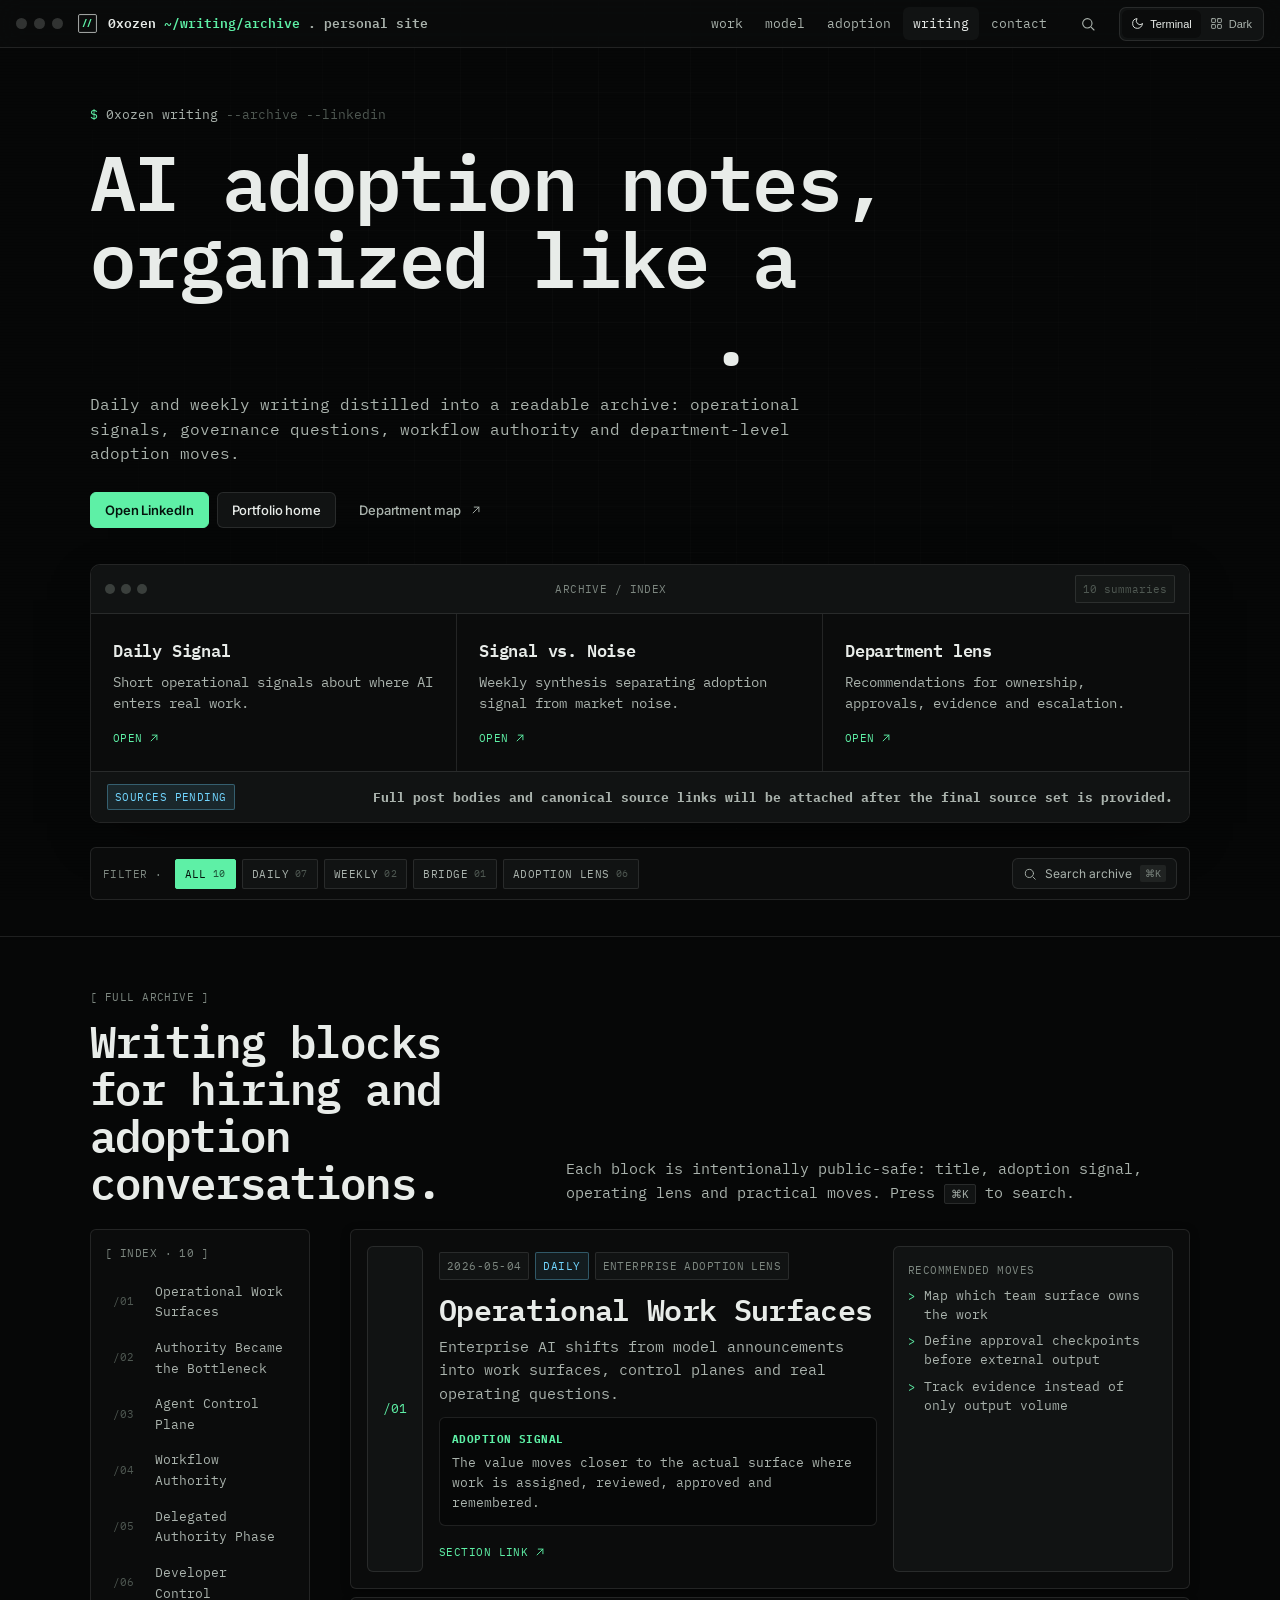
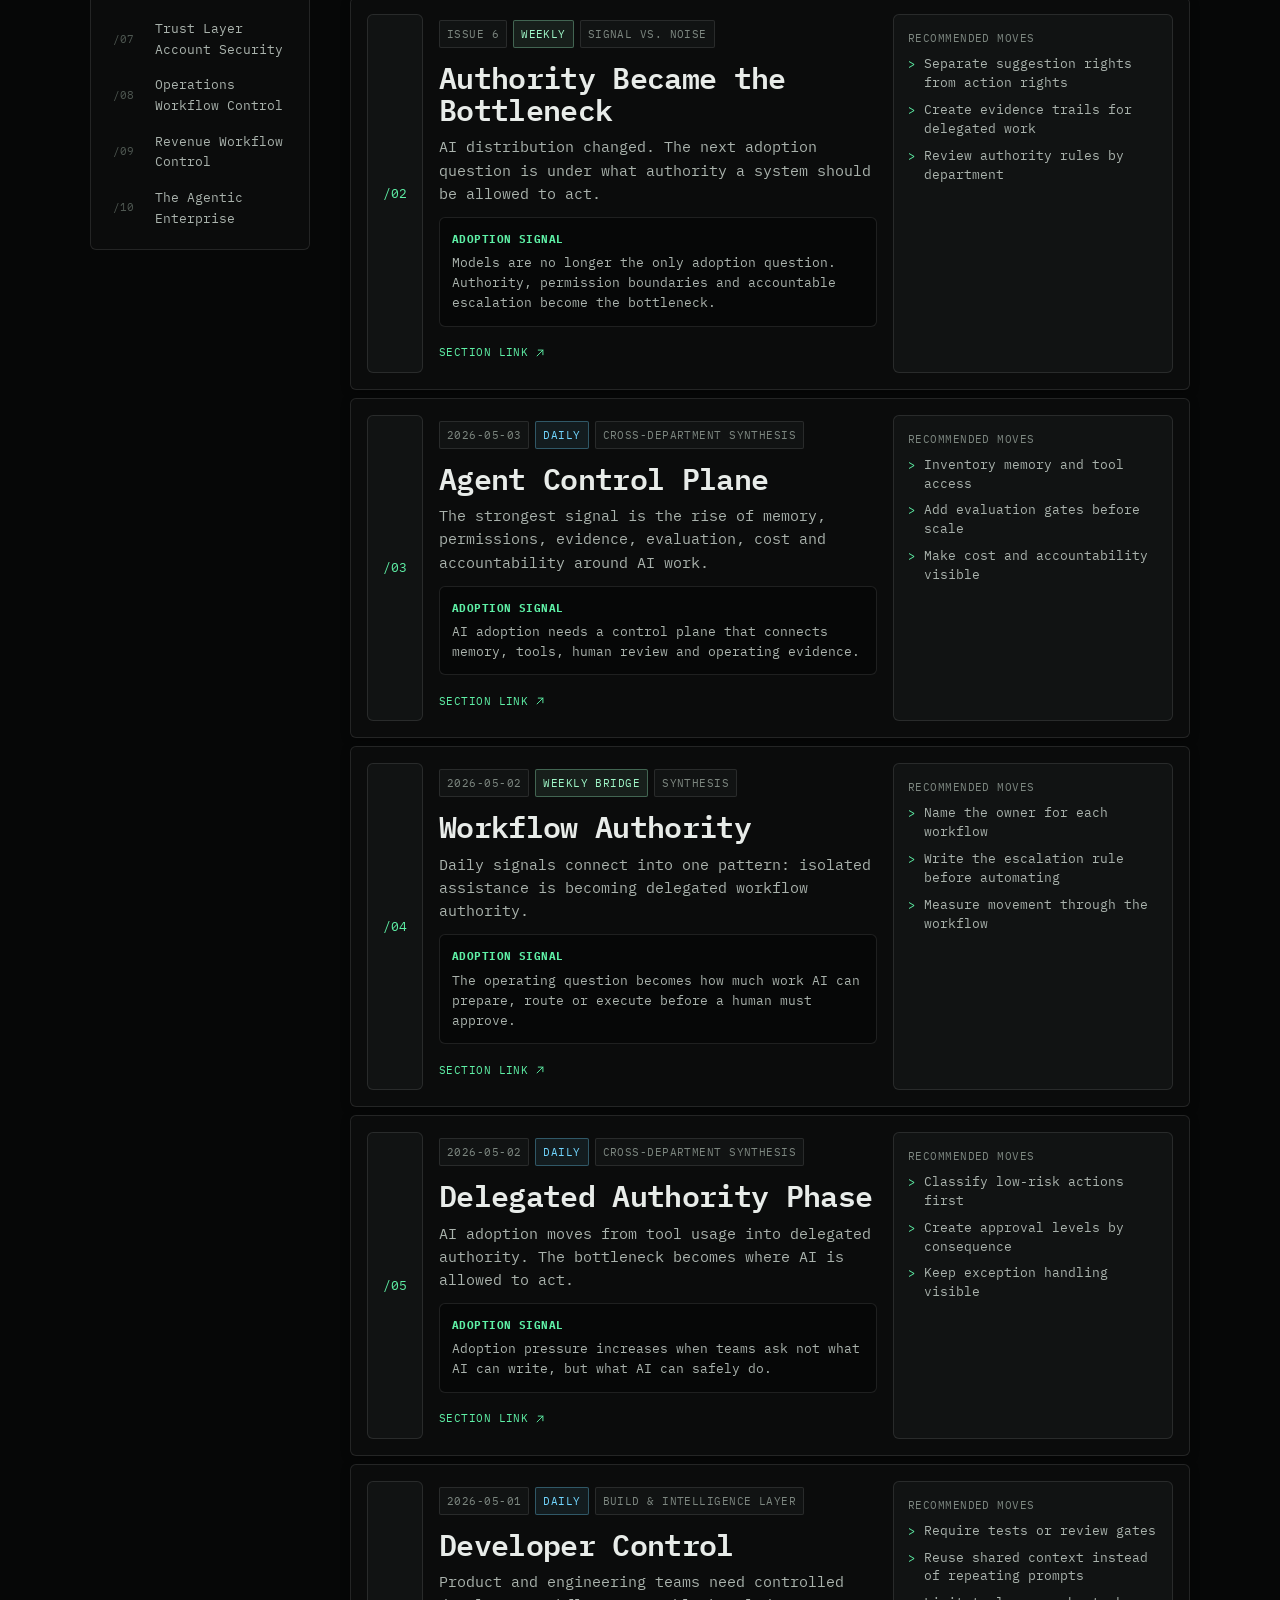
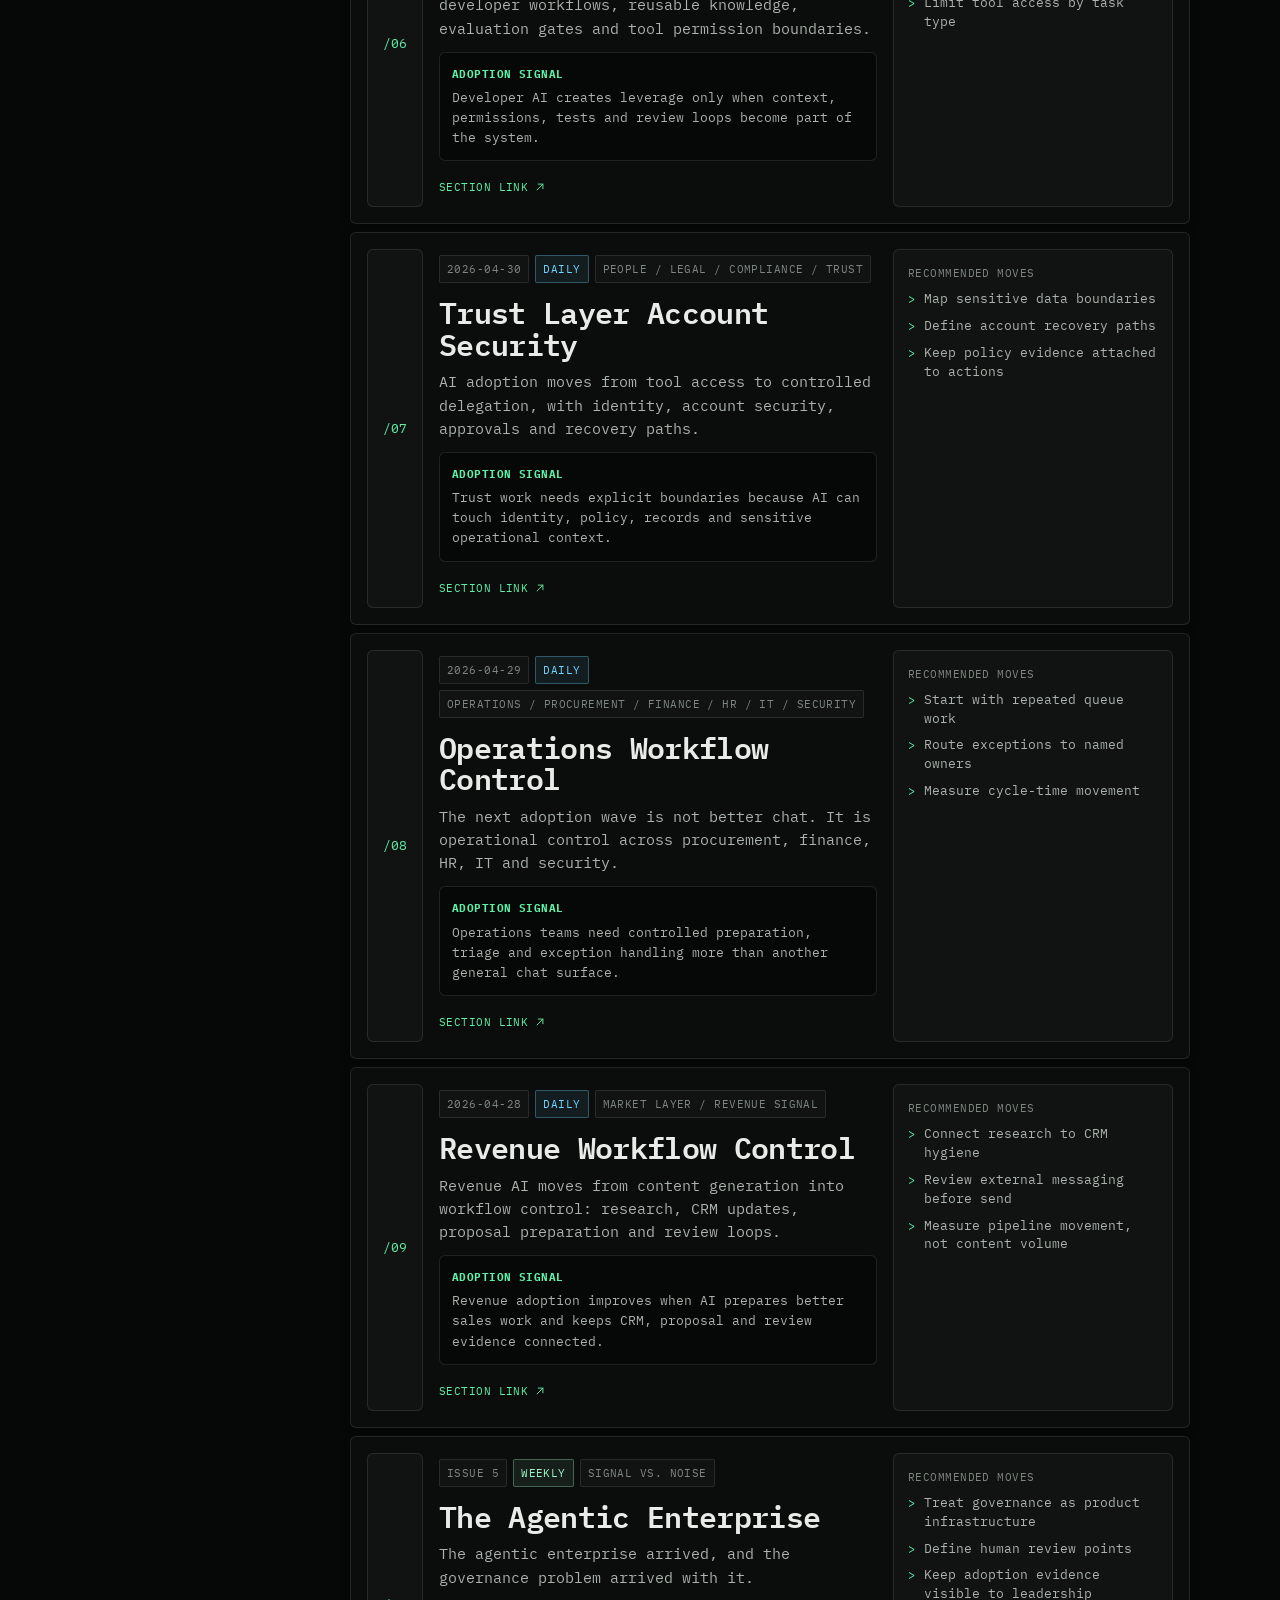
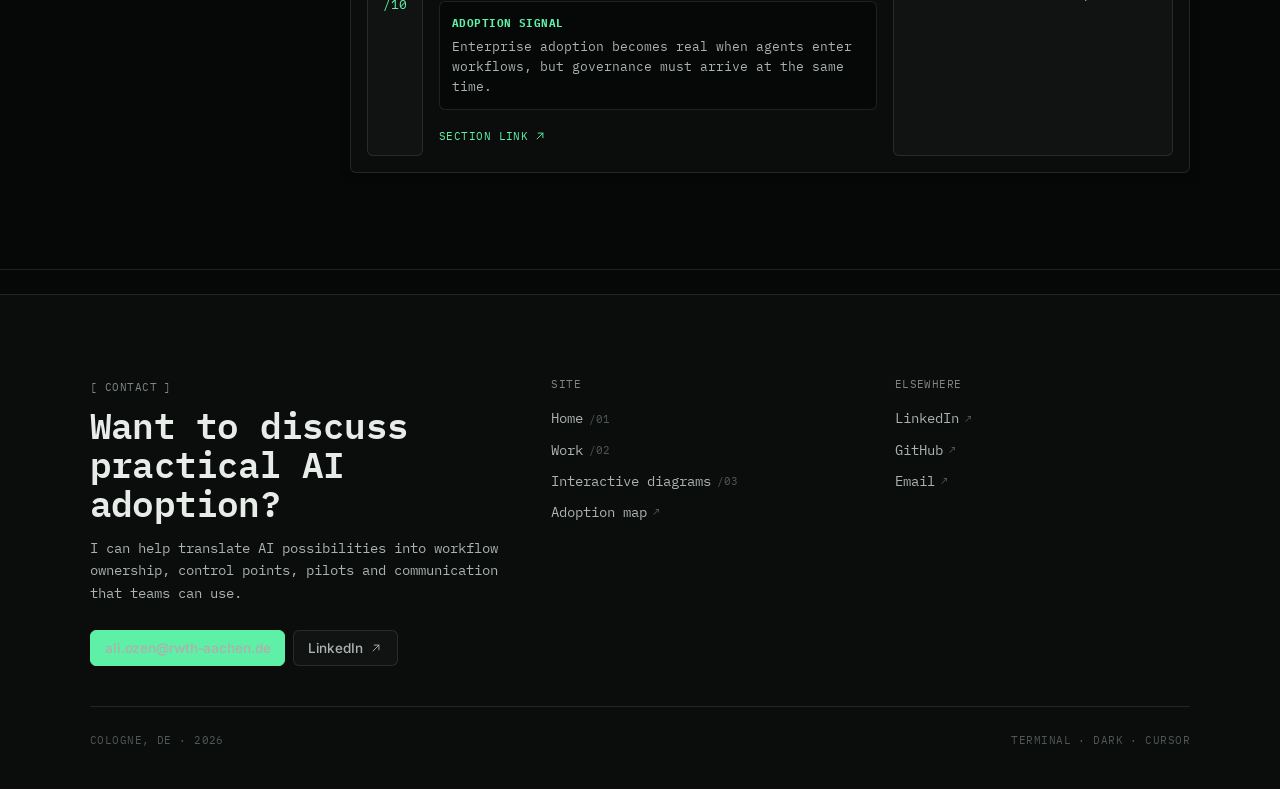
<file: scripts/reference/subpages/writing-archive.html>
<!doctype html>
<html lang="en" data-theme="terminal" data-page="writing">
<head>
  <meta charset="utf-8" />
  <meta name="viewport" content="width=device-width, initial-scale=1" />
  <title>Writing Archive - Daily Signal &amp; Signal vs. Noise | Ali Osman Ozen</title>
  <meta name="description" content="Public LinkedIn writing archive for Ali Osman Ozen: Daily Signal posts, Signal vs. Noise weekly synthesis and AI adoption recommendations." />
  <meta property="og:title" content="Writing Archive - AI adoption notes" />
  <meta property="og:description" content="Daily and weekly writing distilled into a readable archive: operational signals, governance questions, workflow authority and department-level adoption moves." />
  <meta property="og:type" content="article" />
  <meta property="og:url" content="https://0xozen.github.io/writing-archive.html" />
  <meta property="og:image" content="https://0xozen.github.io/assets/og-image.svg" />
  <meta property="og:image:type" content="image/svg+xml" />
  <meta property="og:image:width" content="1200" />
  <meta property="og:image:height" content="630" />
  <meta name="twitter:card" content="summary_large_image" />
  <meta name="twitter:title" content="Writing Archive - AI adoption notes" />
  <meta name="twitter:description" content="Daily and weekly writing distilled into a readable archive." />
  <meta name="twitter:image" content="https://0xozen.github.io/assets/og-image.svg" />
  <link rel="canonical" href="https://0xozen.github.io/writing-archive.html" />
  <meta name="theme-color" content="#060707" id="theme-color-meta" />
  <link rel="icon" type="image/svg+xml" href="data:image/svg+xml;utf8,<svg xmlns='http://www.w3.org/2000/svg' viewBox='0 0 32 32'><rect width='32' height='32' rx='3' fill='%23060707'/><rect x='2.4' y='2.4' width='27.2' height='27.2' rx='1.8' fill='none' stroke='%23e8ece9' stroke-width='1.1'/><path d='M8.5 21.5 13 9h2l-4.5 12.5h-2Zm7.2 0L20.2 9h2l-4.5 12.5h-2Z' fill='%235ef0a6'/></svg>" />
  <link rel="preconnect" href="https://fonts.googleapis.com">
  <link rel="preconnect" href="https://fonts.gstatic.com" crossorigin>
  <link href="https://fonts.googleapis.com/css2?family=Inter:wght@300;400;500;600;700&family=IBM+Plex+Mono:wght@400;500&display=swap" rel="stylesheet">
  <script>
    (function () {
      try {
        var t = localStorage.getItem('theme');
        if (t === 'terminal' || t === 'linear') document.documentElement.setAttribute('data-theme', t);
      } catch (e) {}
    })();
  </script>
  <style>
    :root, [data-theme="terminal"] {
      --bg:#060707; --surface-1:#0b0c0c; --surface-2:#111313; --surface-3:#171a18;
      --border:rgba(232,236,233,0.11); --border-soft:rgba(232,236,233,0.18);
      --text-1:#e8ece9; --text-2:#aab3ad; --text-3:#7d8780; --text-4:#4f5852;
      --accent:#5ef0a6; --accent-2:#9ff7c8; --info:#71d6ff; --success:#4ade80; --danger:#ff6b6b;
      --cta-bg:var(--accent); --cta-bg-hover:var(--accent-2); --cta-text:#04130c;
      --grid-stroke:rgba(255,255,255,0.024); --glow-1:rgba(94,240,166,0.10); --glow-2:rgba(113,214,255,0.05);
      --shadow-sm:rgba(0,0,0,0.35) 0 2px 8px 0; --shadow-xl:rgba(0,0,0,0.52) 0 18px 50px -18px;
      --panel:var(--surface-1); --panel-2:var(--surface-2); --panel-3:var(--surface-3);
      --line:var(--border); --line-2:var(--border-soft); --line-3:rgba(232,236,233,0.24);
      --fg:var(--text-1); --muted:var(--text-2); --faint:var(--text-4);
      --button-bg:var(--cta-bg); --button-bg-hover:var(--cta-bg-hover); --button-text:var(--cta-text);
      --grid:var(--grid-stroke); --scan:.42; --shadow:rgba(0,0,0,0.52) 0 18px 50px -18px;

      --font-sans:"Inter", ui-sans-serif, system-ui, -apple-system, BlinkMacSystemFont, "Segoe UI", Roboto, sans-serif;
      --font-mono:"IBM Plex Mono", ui-monospace, SFMono-Regular, Menlo, Monaco, Consolas, monospace;
      --r-tag:2px; --r-md:6px; --r-lg:10px; --r-pill:9999px;
      --traffic-1:#3a3f3c; --traffic-2:#3a3f3c; --traffic-3:#3a3f3c;
    }
    [data-theme="linear"] {
      --pitch-black:#08090a; --graphite:#0f1011; --deep-slate:#161718; --charcoal:#23252a; --muted-ash:#323334; --gunmetal:#383b3f;
      --fog:#62666d; --storm:#8a8f98; --light-steel:#d0d6e0; --porcelain:#f7f8f8;
      --neon-lime:#e4f222; --aether-blue:#5e6ad2; --cyan-spark:#02b8cc; --amethyst:#8b5cf6; --emerald:#27a644; --warning-red:#eb5757;

      --bg:var(--pitch-black); --surface-1:var(--graphite); --surface-2:var(--deep-slate); --surface-3:var(--charcoal);
      --border:var(--charcoal); --border-soft:var(--muted-ash);
      --text-1:var(--porcelain); --text-2:var(--light-steel); --text-3:var(--storm); --text-4:var(--fog);
      --accent:var(--aether-blue); --accent-2:var(--amethyst); --info:var(--cyan-spark); --success:var(--emerald); --danger:var(--warning-red);
      --cta-bg:var(--neon-lime); --cta-bg-hover:#eef82e; --cta-text:var(--pitch-black);
      --grid-stroke:rgba(255,255,255,0.025); --glow-1:rgba(94,106,210,0.10); --glow-2:rgba(2,184,204,0.06);
      --shadow-sm:rgba(0,0,0,0.4) 0 2px 4px 0; --shadow-xl:rgba(8,9,10,0.6) 0 4px 32px 0;
      --panel:var(--surface-1); --panel-2:var(--surface-2); --panel-3:var(--surface-3);
      --line:var(--border); --line-2:var(--border-soft); --line-3:var(--gunmetal);
      --fg:var(--text-1); --muted:var(--text-2); --faint:var(--text-4);
      --button-bg:var(--cta-bg); --button-bg-hover:var(--cta-bg-hover); --button-text:var(--cta-text);
      --grid:var(--grid-stroke); --scan:.18; --shadow:rgba(8,9,10,0.6) 0 4px 32px 0;

      --font-sans:"Inter", ui-sans-serif, system-ui, -apple-system, BlinkMacSystemFont, "Segoe UI", Roboto, sans-serif;
      --font-mono:"IBM Plex Mono", ui-monospace, SFMono-Regular, Menlo, Monaco, Consolas, monospace;
      --r-tag:2px; --r-md:6px; --r-lg:12px; --r-pill:9999px;
      --traffic-1:#ff5f56; --traffic-2:#ffbd2e; --traffic-3:#27c93f;
    }
    *{box-sizing:border-box}
    html{scroll-behavior:smooth}
    body{
      margin:0; min-height:100vh; background:var(--bg); color:var(--fg);
      font-family:var(--font-mono); font-size:14px; line-height:1.65; letter-spacing:0;
      font-feature-settings:"cv01","ss03","liga" 1; -webkit-font-smoothing:antialiased;
      overflow-x:hidden; transition: background-color .25s ease, color .25s ease;
    }
    body::before{content:"";position:fixed;inset:0;z-index:0;
      background-image:linear-gradient(var(--grid) 1px,transparent 1px),linear-gradient(90deg,var(--grid) 1px,transparent 1px);
      background-size:46px 46px; mask-image:radial-gradient(circle at 50% 28%,black 0%,transparent 82%); pointer-events:none;
    }
    body::after{content:"";position:fixed;inset:0;z-index:1;
      opacity:var(--scan);background:repeating-linear-gradient(180deg,transparent 0 2px,rgba(0,0,0,0.18) 2px 3px);pointer-events:none;
    }
    a{color:inherit;text-decoration:none}
    /* Full-screen layout with a safe gutter */
    .wrap{width:min(1100px,calc(100% - 44px));margin:0 auto;position:relative;z-index:2}
    .accent{color:var(--accent)}
    .flag,.faint{color:var(--faint)}

    .ico{width:14px;height:14px;flex-shrink:0;stroke:currentColor;fill:none;stroke-width:1.6;stroke-linecap:round;stroke-linejoin:round}

    .topbar{
      position:fixed;top:0;left:0;right:0;z-index:50;min-height:48px;
      display:flex;align-items:center;gap:14px;padding:0 16px;
      background:color-mix(in srgb,var(--panel) 84%,transparent);
      backdrop-filter:blur(14px);border-bottom:1px solid var(--line);pointer-events:auto;
    }
    .dots{display:flex;gap:7px;flex-shrink:0}
    .dots i{width:11px;height:11px;border-radius:50%;background:var(--line-2);display:block}
    .topbar .brand{display:inline-flex;align-items:center;gap:10px;min-width:0;color:var(--muted);font-size:12.5px;white-space:nowrap}
    .topbar .brand b{color:var(--fg);font-weight:600}
    .topbar .brand .path{color:var(--accent)}
    .topbar .brand-mark{width:21px;height:21px;flex-shrink:0;border-radius:0;background:transparent;box-shadow:none}
    .topbar .brand-mark rect:first-child{fill:var(--panel)}
    .topbar .brand-mark rect:nth-child(2){fill:none;stroke:var(--fg);stroke-width:1.1}
    .topbar .brand-mark path{fill:var(--accent)}
    .topbar .navlinks{margin-left:auto;display:flex;align-items:center;gap:2px;font-size:inherit;color:inherit}
    .topbar .navlinks a{color:var(--muted);font-size:12.5px;padding:6px 10px;border-radius:6px;transition:color .15s,background .15s}
    .topbar .navlinks a:hover,.topbar .navlinks a[aria-current="page"]{color:var(--fg);background:var(--panel-2)}
    .theme-switch{display:inline-flex;align-items:center;gap:0;height:34px;padding:2px;border-radius:7px;border:1px solid var(--line);background:var(--panel-2)}
    .theme-switch button{display:inline-flex;align-items:center;justify-content:center;gap:6px;min-width:34px;height:28px;padding:0 9px;border:0;border-radius:6px;background:transparent;color:var(--muted);font-size:11px;transition:color .15s,background .15s}
    .theme-switch button:hover{color:var(--fg)}
    .theme-switch button[aria-pressed="true"]{color:var(--fg);background:var(--panel);box-shadow:var(--shadow)}
    .theme-switch svg{width:13px;height:13px;stroke:currentColor;fill:none;stroke-width:1.7;stroke-linecap:round;stroke-linejoin:round}
    .iconbtn{width:34px;height:34px;display:inline-grid;place-items:center;flex-shrink:0;border:1px solid transparent;border-radius:7px;background:transparent;color:var(--muted);transition:color .15s,background .15s,border-color .15s}
    .iconbtn:hover{color:var(--fg);background:var(--panel-2);border-color:var(--line)}
    .iconbtn svg{width:16px;height:16px;stroke:currentColor;fill:none;stroke-width:1.7;stroke-linecap:round;stroke-linejoin:round}
    .menutoggle{display:none}

    /* Nav */
    header:not(.topbar){position:fixed;top:16px;left:0;right:0;z-index:50;pointer-events:none}
    .nav{
      width:min(920px,calc(100% - 32px)); margin:0 auto; height:48px;
      display:flex; align-items:center; justify-content:space-between; gap:12px;
      padding:4px 4px 4px 14px;
      border:1px solid var(--border); border-radius:var(--r-pill);
      background:color-mix(in srgb, var(--surface-1) 88%, transparent);
      backdrop-filter:blur(16px); box-shadow:var(--shadow-sm); pointer-events:auto;
    }
    .brand{display:inline-flex;align-items:center;gap:10px;font-weight:510;font-size:14px;color:var(--text-1);white-space:nowrap}
    .brand-mark{width:18px;height:18px;border-radius:var(--r-md);background:linear-gradient(135deg,var(--accent),var(--accent-2));box-shadow:inset 0 0 0 1px rgba(255,255,255,0.18)}
    .navlinks{display:flex;align-items:center;gap:2px;font-size:13px;color:var(--text-3)}
    .navlinks a{padding:8px 10px;border-radius:var(--r-md);transition:color .15s,background .15s}
    .navlinks a:hover,.navlinks a[aria-current="page"]{color:var(--text-1);background:var(--surface-2)}

    .theme-picker{display:inline-flex;align-items:center;gap:0;height:32px;padding:2px;border-radius:var(--r-pill);border:1px solid var(--border);background:var(--surface-2)}
    .theme-picker button{display:inline-flex;align-items:center;gap:5px;height:26px;padding:0 9px;border:0;background:transparent;color:var(--text-3);font-family:var(--font-mono);font-size:10px;letter-spacing:0.04em;text-transform:uppercase;border-radius:var(--r-pill);cursor:pointer;transition:background .15s,color .15s}
    .theme-picker button:hover{color:var(--text-1)}
    .theme-picker button[aria-pressed="true"]{background:var(--surface-1);color:var(--text-1);box-shadow:var(--shadow-sm)}
    .theme-picker .ico{width:11px;height:11px}

    /* Reading progress bar */
    .read-bar{position:fixed;top:0;left:0;right:0;height:2px;z-index:60;background:transparent;pointer-events:none}
    .read-bar i{display:block;height:100%;width:0;background:var(--accent);transition:width .12s ease}

    .button{
      display:inline-flex;align-items:center;justify-content:center;gap:8px;
      height:36px;padding:0 14px;border-radius:var(--r-md);
      font-family:var(--font-sans);font-size:13px;font-weight:510;letter-spacing:-0.11px;
      color:var(--text-1);background:var(--surface-2);border:1px solid var(--border);
      transition:background .15s,border-color .15s,transform .15s,color .15s;cursor:pointer;
    }
    .button:hover{background:var(--surface-3);border-color:var(--border-soft)}
    .button.primary{background:var(--cta-bg);color:var(--cta-text);border-color:var(--cta-bg);font-weight:590}
    .button.primary:hover{background:var(--cta-bg-hover);border-color:var(--cta-bg-hover);transform:translateY(-1px)}
    .button.ghost{background:transparent;border-color:transparent;color:var(--text-2)}
    .button.ghost:hover{background:var(--surface-2);color:var(--text-1)}
    .button .kbd{font-family:var(--font-mono);font-size:11px;color:inherit;opacity:.7;padding:2px 5px;border-radius:var(--r-tag);background:color-mix(in srgb, currentColor 12%, transparent)}
    a:focus-visible,.button:focus-visible,.theme-toggle:focus-visible,.cmdk-input:focus-visible,.cmdk-result:focus-visible{outline:2px solid var(--accent);outline-offset:2px}

    main{position:relative;z-index:2;padding-top:48px}
    section{position:relative;z-index:2;border-bottom:1px solid var(--line);scroll-margin-top:72px}
    .cmd{color:var(--muted);font-size:13px;margin-bottom:10px;display:flex;flex-wrap:wrap;gap:8px;align-items:baseline}

    .eyebrow{display:inline-flex;align-items:center;gap:8px;padding:5px 9px;border-radius:var(--r-md);border:1px solid var(--border);background:var(--surface-1);color:var(--text-3);font-family:var(--font-mono);font-size:11px;text-transform:uppercase}
    .dot{width:6px;height:6px;border-radius:50%;background:var(--accent);box-shadow:0 0 8px color-mix(in srgb, var(--accent) 60%, transparent)}
    .label{display:inline-block;font-family:var(--font-mono);font-size:11px;color:var(--text-3);letter-spacing:0.04em;text-transform:uppercase}
    h1{margin:18px 0 0;max-width:880px;font-size:clamp(44px,6vw,80px);line-height:1.0;letter-spacing:-0.024em;font-weight:510}
    .hero-rotator{position:relative;display:inline-grid;min-width:0;color:var(--accent);vertical-align:baseline}
    .hero-rotator span{grid-area:1 / 1;display:inline-block;will-change:transform,opacity}
    .hero-rotator span.swap-out{animation:heroWordOut .34s ease forwards}
    .hero-rotator span.swap-in{animation:heroWordIn .42s cubic-bezier(.2,.7,.2,1) forwards}
    @keyframes heroWordOut{to{opacity:0;transform:translateY(-.72em)}}
    @keyframes heroWordIn{from{opacity:0;transform:translateY(.82em)}to{opacity:1;transform:translateY(0)}}
    .hero .cmd,.hero h1,.hero .lead,.hero .cta-row{animation:heroRise .72s cubic-bezier(.2,.7,.2,1) both}
    .hero h1{animation-delay:.08s}.hero .lead{animation-delay:.16s}.hero .cta-row{animation-delay:.24s}
    @keyframes heroRise{from{opacity:0;transform:translateY(14px)}to{opacity:1;transform:translateY(0)}}
    @media (prefers-reduced-motion: reduce){.hero .cmd,.hero h1,.hero .lead,.hero .cta-row,.hero-rotator span{animation:none}}
    h2{margin:8px 0 0;font-size:clamp(28px,3.4vw,44px);line-height:1.08;letter-spacing:-0.022em;font-weight:510}
    h3{margin:0;font-size:20px;line-height:1.22;letter-spacing:-0.014em;font-weight:590;color:var(--text-1)}
    .lead{margin:18px 0 0;max-width:720px;font-size:16px;line-height:1.55;color:var(--text-2)}
    .section-copy{margin:8px 0 0;color:var(--text-2);font-size:15px;line-height:1.6}

    @media (prefers-reduced-motion: no-preference) {
      .reveal { opacity: 0; transform: translateY(8px); transition: opacity .55s ease, transform .55s ease; }
      .reveal.in-view { opacity: 1; transform: none; }
      .reveal[data-d="1"]{transition-delay:.06s}.reveal[data-d="2"]{transition-delay:.12s}.reveal[data-d="3"]{transition-delay:.18s}.reveal[data-d="4"]{transition-delay:.24s}
    }

    /* Hero */
    .hero{padding:56px 0 36px}
    .cta-row{display:flex;flex-wrap:wrap;gap:8px;margin-top:26px}

    .command-shell{margin-top:36px;border-radius:var(--r-lg);background:var(--surface-1);border:1px solid var(--border);box-shadow:var(--shadow-xl);overflow:hidden}
    .command-top{display:grid;grid-template-columns:auto 1fr auto;align-items:center;gap:12px;padding:10px 14px;border-bottom:1px solid var(--border);background:var(--surface-2)}
    .traffic{display:flex;gap:6px}
    .traffic span{width:10px;height:10px;border-radius:50%;background:var(--surface-3)}
    .traffic span:nth-child(1){background:var(--traffic-1)}.traffic span:nth-child(2){background:var(--traffic-2)}.traffic span:nth-child(3){background:var(--traffic-3)}
    .command-title{justify-self:center;font-family:var(--font-mono);font-size:11px;color:var(--text-3);letter-spacing:0.04em;text-transform:uppercase}
    .shortcut{font-family:var(--font-mono);font-size:11px;color:var(--text-4);padding:4px 7px;border-radius:var(--r-tag);background:color-mix(in srgb, currentColor 8%, transparent);border:1px solid var(--border)}

    .series-row{display:grid;grid-template-columns:repeat(3,minmax(0,1fr));gap:0}
    .series-tile{display:block;padding:22px;border-right:1px solid var(--border);transition:background .15s ease}
    .series-tile:last-child{border-right:none}
    .series-tile:hover{background:var(--surface-2)}
    .series-tile strong{display:block;font-size:17px;font-weight:590;letter-spacing:-0.012em;color:var(--text-1)}
    .series-tile p{color:var(--text-2);line-height:1.55;margin:8px 0 12px;font-size:13.5px}
    .series-tile .open{display:inline-flex;align-items:center;gap:4px;font-family:var(--font-mono);font-size:11px;color:var(--accent);text-transform:uppercase;letter-spacing:0.04em}

    .source-note{display:flex;align-items:center;justify-content:space-between;gap:14px;padding:12px 16px;border-top:1px solid var(--border);background:var(--surface-2);color:var(--text-2);font-size:13px}
    .source-note .pill{font-family:var(--font-mono);font-size:11px;color:var(--info);padding:3px 7px;border-radius:var(--r-tag);background:color-mix(in srgb, var(--info) 10%, transparent);border:1px solid color-mix(in srgb, var(--info) 32%, transparent);text-transform:uppercase;letter-spacing:0.04em;white-space:nowrap}

    /* Filter chip strip + search trigger */
    .filter-strip{margin-top:24px;display:flex;flex-wrap:wrap;align-items:center;gap:6px;padding:10px 12px;border:1px solid var(--border);border-radius:var(--r-md);background:var(--surface-1)}
    .filter-strip .label{margin-right:6px}
    .chip{display:inline-flex;align-items:center;gap:6px;padding:5px 9px;border-radius:var(--r-tag);background:var(--surface-2);border:1px solid var(--border);color:var(--text-2);font-family:var(--font-mono);font-size:11px;text-transform:uppercase;letter-spacing:0.04em}
    .chip.is-active{background:var(--cta-bg);color:var(--cta-text);border-color:var(--cta-bg)}
    .chip .count{font-size:10px;color:var(--text-4)}
    .chip.is-active .count{color:currentColor;opacity:.7}
    .search-trigger{margin-left:auto;display:inline-flex;align-items:center;gap:8px;padding:6px 10px;border-radius:var(--r-md);border:1px solid var(--border);background:var(--surface-2);color:var(--text-2);cursor:pointer;font-family:var(--font-sans);font-size:12px;transition:background .15s,border-color .15s}
    .search-trigger:hover{background:var(--surface-3);border-color:var(--border-soft);color:var(--text-1)}
    .search-trigger .kbd{font-family:var(--font-mono);font-size:10px;color:var(--text-3);padding:2px 5px;border-radius:var(--r-tag);background:color-mix(in srgb, currentColor 14%, transparent)}

    /* Archive layout (sticky TOC + entries) */
    section.archive{padding:48px 0 96px}
    .archive-head{display:grid;grid-template-columns:minmax(0,.82fr) minmax(0,1.18fr);gap:42px;margin-bottom:24px;align-items:end}
    .archive-layout{display:grid;grid-template-columns:220px minmax(0,1fr);gap:40px;margin-top:8px}
    .toc{position:sticky;top:96px;align-self:start;padding:14px;border:1px solid var(--border);border-radius:var(--r-md);background:var(--surface-1);max-height:calc(100vh - 120px);overflow:auto}
    .toc h4{margin:0 0 12px;font-family:var(--font-mono);font-size:11px;font-weight:400;color:var(--text-3);text-transform:uppercase;letter-spacing:0.04em}
    .toc ol{list-style:none;padding:0;margin:0;display:grid;gap:1px}
    .toc a{display:grid;grid-template-columns:32px 1fr;align-items:center;gap:10px;padding:7px 8px;border-radius:var(--r-tag);color:var(--text-2);font-size:12.5px;transition:background .15s,color .15s}
    .toc a:hover{background:var(--surface-2);color:var(--text-1)}
    .toc a .num{font-family:var(--font-mono);font-size:11px;color:var(--text-4)}
    .toc a:hover .num{color:var(--accent)}

    .writing-list{display:grid;gap:8px}
    .writing-entry{
      display:grid;grid-template-columns:56px minmax(0,1fr) minmax(280px,.42fr);gap:16px;align-items:stretch;
      border:1px solid var(--border);border-radius:var(--r-md);background:var(--surface-1);box-shadow:var(--shadow-sm);
      padding:16px;scroll-margin-top:110px;transition:border-color .15s,transform .15s,background .15s,box-shadow .15s;
    }
    .writing-entry:hover{transform:translateY(-2px);border-color:var(--border-soft);background:var(--surface-2);box-shadow:var(--shadow-xl)}
    .writing-entry:target{border-color:var(--accent);box-shadow:var(--shadow-sm),0 0 0 1px var(--accent)}
    .entry-anchor{display:grid;place-items:center;border-radius:var(--r-md);background:var(--surface-2);border:1px solid var(--border);font-family:var(--font-mono);color:var(--accent);font-size:13px}
    .entry-main{padding:6px 0}
    .entry-meta{display:flex;flex-wrap:wrap;gap:6px}
    .entry-meta span{font-family:var(--font-mono);color:var(--text-3);font-size:11px;padding:4px 7px;border:1px solid var(--border);border-radius:var(--r-tag);background:var(--surface-2);text-transform:uppercase;letter-spacing:0.04em}
    .entry-meta .series-d{color:var(--info);border-color:color-mix(in srgb, var(--info) 32%, transparent);background:color-mix(in srgb, var(--info) 8%, transparent)}
    .entry-meta .series-w{color:var(--accent-2);border-color:color-mix(in srgb, var(--accent-2) 32%, transparent);background:color-mix(in srgb, var(--accent-2) 8%, transparent)}
    .entry-main h3{margin:14px 0 0;font-size:clamp(22px,2.4vw,30px);line-height:1.05;letter-spacing:-0.022em;font-weight:510}
    .entry-main p{margin:10px 0 0;color:var(--text-2);line-height:1.6;font-size:14.5px;max-width:720px}
    .insight{margin-top:12px;display:grid;gap:5px;padding:12px;border-radius:var(--r-md);border:1px solid var(--border);background:var(--bg)}
    .insight strong{font-family:var(--font-mono);font-size:11px;text-transform:uppercase;letter-spacing:0.04em;color:var(--accent)}
    .insight span{color:var(--text-2);font-size:13px;line-height:1.55}
    .entry-link{display:inline-flex;align-items:center;gap:5px;min-height:28px;margin-top:12px;color:var(--accent);font-family:var(--font-mono);font-size:11px;text-transform:uppercase;letter-spacing:0.04em}
    .entry-link svg{transition:transform .15s ease}
    .entry-link:hover svg{transform:translate(2px,-2px)}
    .entry-actions{border-radius:var(--r-md);border:1px solid var(--border);background:var(--surface-2);padding:14px}
    .entry-actions .label{display:block;margin-bottom:8px}
    .entry-actions ul{margin:0;padding:0;list-style:none;display:grid;gap:8px;color:var(--text-2);font-size:13px;line-height:1.45}
    .entry-actions li{padding-left:16px;position:relative}
    .entry-actions li::before{content:">";position:absolute;left:0;top:0;color:var(--accent);font-family:var(--font-mono);font-size:12px}

    /* Command-K overlay */
    .cmdk-backdrop{
      position:fixed;inset:0;z-index:80;display:none;align-items:flex-start;justify-content:center;
      background:color-mix(in srgb, var(--bg) 70%, transparent);backdrop-filter:blur(6px);
      padding-top:96px;
    }
    .cmdk-backdrop.open{display:flex}
    .cmdk{
      width:min(620px,calc(100% - 48px));
      background:var(--surface-1);border:1px solid var(--border);border-radius:var(--r-lg);box-shadow:var(--shadow-xl);
      display:flex;flex-direction:column;max-height:64vh;overflow:hidden;
    }
    .cmdk-search{display:flex;align-items:center;gap:10px;padding:14px 16px;border-bottom:1px solid var(--border);background:var(--surface-1)}
    .cmdk-search .ico{color:var(--text-3);width:16px;height:16px}
    .cmdk-input{flex:1;background:transparent;border:0;outline:none;color:var(--text-1);font-family:var(--font-sans);font-size:15px;letter-spacing:-0.13px}
    .cmdk-input::placeholder{color:var(--text-3)}
    .cmdk-esc{font-family:var(--font-mono);font-size:11px;color:var(--text-3);padding:3px 6px;border-radius:var(--r-tag);background:var(--surface-2);border:1px solid var(--border)}
    .cmdk-list{overflow:auto;padding:6px}
    .cmdk-section{padding:10px 12px 4px;font-family:var(--font-mono);font-size:10px;color:var(--text-4);text-transform:uppercase;letter-spacing:0.06em}
    .cmdk-result{
      display:grid;grid-template-columns:22px 1fr auto;gap:12px;align-items:center;width:100%;text-align:left;
      padding:9px 12px;border:0;border-radius:var(--r-md);background:transparent;color:var(--text-1);cursor:pointer;font:inherit;
    }
    .cmdk-result .ico{color:var(--text-3);width:14px;height:14px}
    .cmdk-result:hover,.cmdk-result.active{background:var(--surface-2)}
    .cmdk-result:hover .ico,.cmdk-result.active .ico{color:var(--accent)}
    .cmdk-result .ttl{display:block;font-size:14px;font-weight:510;color:var(--text-1);letter-spacing:-0.012em}
    .cmdk-result .meta{display:block;margin-top:2px;font-family:var(--font-mono);font-size:11px;color:var(--text-3);text-transform:uppercase;letter-spacing:0.04em}
    .cmdk-result .arr{color:var(--accent);opacity:0;transition:opacity .15s;font-family:var(--font-mono);font-size:12px}
    .cmdk-result .cur{font-family:var(--font-mono);font-size:10px;color:var(--accent);text-transform:uppercase;letter-spacing:0.06em;padding:2px 6px;border-radius:var(--r-tag);border:1px solid color-mix(in srgb, var(--accent) 30%, transparent);background:color-mix(in srgb, var(--accent) 10%, transparent)}
    .cmdk-result:hover .arr,.cmdk-result.active .arr{opacity:1}
    .cmdk-empty{padding:32px 16px;text-align:center;color:var(--text-3);font-size:13px}
    .cmdk-foot{padding:8px 14px;border-top:1px solid var(--border);background:var(--surface-2);display:flex;justify-content:space-between;color:var(--text-3);font-family:var(--font-mono);font-size:11px;text-transform:uppercase;letter-spacing:0.04em}
    .cmdk-foot kbd{font-family:var(--font-mono);font-size:10px;color:var(--text-2);padding:1px 5px;border-radius:var(--r-tag);background:var(--surface-1);border:1px solid var(--border);margin:0 2px}

    /* Footer */
    .footer{margin-top:24px;padding:80px 0 40px;border-top:1px solid var(--border);background:var(--surface-1)}
    .footer-grid{display:grid;grid-template-columns:1.4fr 1fr 1fr;gap:48px;margin-bottom:40px}
    .footer h2{font-size:clamp(26px,3vw,36px)}
    .footer p{color:var(--text-2);font-size:14px;line-height:1.6;max-width:480px}
    .footer .col h4{font-family:var(--font-mono);font-size:11px;color:var(--text-3);text-transform:uppercase;letter-spacing:0.04em;margin:0 0 14px;font-weight:400}
    .footer .col ul{list-style:none;padding:0;margin:0;display:grid;gap:8px}
    .footer .col a{display:inline-flex;align-items:center;gap:6px;color:var(--text-2);font-size:13.5px;transition:color .15s}
    .footer .col a:hover{color:var(--text-1)}
    .footer .col a .ext{font-family:var(--font-mono);color:var(--text-4);font-size:11px}
    .footer-meta{display:flex;align-items:center;justify-content:space-between;padding-top:24px;border-top:1px solid var(--border);font-family:var(--font-mono);font-size:11px;color:var(--text-4);letter-spacing:0.04em;text-transform:uppercase}

    @media(max-width:1100px){.archive-layout{grid-template-columns:1fr}.toc{position:static;max-height:none}}
    @media(max-width:960px){
      .archive-head,.writing-entry,.series-row{grid-template-columns:1fr}
      .series-tile{border-right:none;border-bottom:1px solid var(--border)}.series-tile:last-child{border-bottom:none}
      .entry-anchor{min-height:48px}
      .nav{padding-left:12px;gap:6px}
      .navlinks .hide-sm{display:none}
      .theme-picker .lbl{display:none}
      .search-trigger{margin-left:0;width:100%}
    }
    @media(max-width:700px){
      .topbar{gap:10px}
      .topbar .brand .path,.topbar .brand .version{display:none}
      .topbar .navlinks{display:none}
      .theme-switch span{display:none}
      .menutoggle{display:inline-flex}
      .topbar.open .navlinks{display:flex;position:absolute;top:48px;left:0;right:0;flex-direction:column;align-items:stretch;padding:10px;background:color-mix(in srgb,var(--panel) 96%,transparent);border-bottom:1px solid var(--line);backdrop-filter:blur(14px)}
      .topbar.open .navlinks a{padding:11px 12px;min-height:44px;display:flex;align-items:center}
      .wrap{width:calc(100% - 28px)}
      main{padding-top:48px}
      section.archive{padding:32px 0 64px}
      h1{letter-spacing:-0.02em}
      .lead{font-size:15px}
      .footer-grid{grid-template-columns:1fr;gap:32px}
      .footer-meta{flex-direction:column;gap:12px;align-items:flex-start}
      .footer{padding:56px 0 32px}
      .writing-entry{padding:14px}
      .entry-main h3{font-size:clamp(20px,4.8vw,24px)}
      .entry-actions{padding:12px}
      .toc{padding:12px}
      /* Touch targets — 44px minimum */
      .toc a{padding:10px 8px;min-height:40px}
      .search-trigger{min-height:42px;padding:10px 12px}
    }
    @media(max-width:480px){
      .wrap{width:calc(100% - 20px)}
      main{padding-top:48px}
      h1{font-size:clamp(32px,9vw,46px)}
      .hero-rotator{min-width:0}
      .topbar .brand span:not(.path):not(.version){max-width:116px;overflow:hidden;text-overflow:ellipsis}
      .writing-entry{padding:12px;gap:12px}
      .entry-main p{font-size:13.5px}
      .entry-actions{padding:10px}
      .entry-meta span{font-size:10px;padding:3px 6px}
      .cmdk{width:calc(100% - 24px)}
      .cmdk-backdrop{padding-top:56px}
    }
  </style>
</head>
<body>
  <div class="read-bar" aria-hidden="true"><i id="readBar"></i></div>

  <svg width="0" height="0" style="position:absolute" aria-hidden="true">
    <defs>
      <symbol id="i-arrow-up-right" viewBox="0 0 24 24"><path d="M7 17L17 7M9 7h8v8"/></symbol>
      <symbol id="i-search" viewBox="0 0 24 24"><circle cx="11" cy="11" r="7"/><path d="M21 21l-4-4"/></symbol>
      <symbol id="i-sun" viewBox="0 0 24 24"><circle cx="12" cy="12" r="4"/><path d="M12 2v3M12 19v3M2 12h3M19 12h3M5.6 5.6l2.1 2.1M16.3 16.3l2.1 2.1M5.6 18.4l2.1-2.1M16.3 7.7l2.1-2.1"/></symbol>
      <symbol id="i-moon" viewBox="0 0 24 24"><path d="M21 12.8A9 9 0 1 1 11.2 3a7 7 0 0 0 9.8 9.8z"/></symbol>
      <symbol id="i-menu" viewBox="0 0 24 24"><path d="M3 6h18M3 12h18M3 18h18"/></symbol>
      <symbol id="i-home" viewBox="0 0 24 24"><path d="M3 11l9-7 9 7v9a1 1 0 0 1-1 1h-5v-7h-6v7H4a1 1 0 0 1-1-1z"/></symbol>
      <symbol id="i-edit" viewBox="0 0 24 24"><path d="M4 20h4l10-10-4-4L4 16z"/><path d="M14 6l4 4"/></symbol>
      <symbol id="i-anchor" viewBox="0 0 24 24"><circle cx="12" cy="5" r="2"/><path d="M12 7v14"/><path d="M5 13c0 4 3 7 7 7s7-3 7-7"/><path d="M5 13H2M19 13h3M9 9h6"/></symbol>
      <symbol id="i-mail" viewBox="0 0 24 24"><rect x="3" y="5" width="18" height="14" rx="2"/><path d="M3 7l9 6 9-6"/></symbol>
      <symbol id="i-link" viewBox="0 0 24 24"><path d="M10 14a4 4 0 0 0 5.66 0l3-3a4 4 0 1 0-5.66-5.66l-1 1"/><path d="M14 10a4 4 0 0 0-5.66 0l-3 3a4 4 0 1 0 5.66 5.66l1-1"/></symbol>
      <symbol id="i-copy" viewBox="0 0 24 24"><rect x="9" y="9" width="11" height="11" rx="2"/><path d="M5 15V5a2 2 0 0 1 2-2h10"/></symbol>
      <symbol id="i-grid" viewBox="0 0 24 24"><rect x="3" y="3" width="7" height="7" rx="1"/><rect x="14" y="3" width="7" height="7" rx="1"/><rect x="3" y="14" width="7" height="7" rx="1"/><rect x="14" y="14" width="7" height="7" rx="1"/></symbol>
    </defs>
  </svg>

  <header class="topbar">
    <span class="dots" aria-hidden="true"><i></i><i></i><i></i></span>
    <a class="brand" href="index.html" aria-label="Ali Osman Ozen home">
      <svg class="brand-mark" viewBox="0 0 32 32" aria-hidden="true"><rect width="32" height="32" rx="3"/><rect x="2.4" y="2.4" width="27.2" height="27.2" rx="1.8"/><path d="M8.5 21.5 13 9h2l-4.5 12.5h-2Zm7.2 0L20.2 9h2l-4.5 12.5h-2Z"/></svg>
      <span><b>0xozen</b> <span class="path">~/writing/archive</span> <span class="version">. personal site</span></span>
    </a>
    <nav class="navlinks" aria-label="Primary navigation">
      <a href="index.html#work">work</a>
      <a href="index.html#model">model</a>
      <a href="department-adoption.html">adoption</a>
      <a href="writing-archive.html" aria-current="page">writing</a>
      <a href="index.html#contact">contact</a>
    </nav>
    <button class="iconbtn" id="cmdkTrigger" type="button" aria-label="Open search" title="Open search">
      <svg><use href="#i-search"/></svg>
    </button>
    <div class="theme-switch" role="group" aria-label="Theme">
      <button type="button" data-theme-set="terminal" aria-pressed="true" title="Terminal data field">
        <svg><use href="#i-moon"/></svg><span>Terminal</span>
      </button>
      <button type="button" data-theme-set="linear" aria-pressed="false" title="Old dark Linear theme">
        <svg><use href="#i-grid"/></svg><span>Dark</span>
      </button>
    </div>
    <button class="iconbtn menutoggle" data-menu type="button" aria-label="Menu"><svg><use href="#i-menu"/></svg></button>
  </header>

  <main>
    <section class="hero">
      <div class="wrap">
        <div class="cmd"><span class="accent">$</span> 0xozen writing <span class="flag">--archive --linkedin</span></div>
        <h1>AI adoption notes, organized like a <span class="hero-rotator" data-hero-words="command center|workflow map|evidence desk|hiring brief" aria-live="polite"><span data-hero-word>command center</span></span>.</h1>
        <p class="lead">Daily and weekly writing distilled into a readable archive: operational signals, governance questions, workflow authority and department-level adoption moves.</p>
        <div class="cta-row">
          <a class="button primary" href="https://linkedin.com/in/0xozen">Open LinkedIn</a>
          <a class="button" href="index.html">Portfolio home</a>
          <a class="button ghost" href="department-adoption.html">Department map <svg class="ico" aria-hidden="true"><use href="#i-arrow-up-right"/></svg></a>
        </div>

        <div class="command-shell" aria-label="Writing archive command panel">
          <div class="command-top">
            <div class="traffic" aria-hidden="true"><span></span><span></span><span></span></div>
            <div class="command-title">archive / index</div>
            <div class="shortcut">10 summaries</div>
          </div>
          <div class="series-row">
            <a class="series-tile" href="#operational-work-surfaces">
              <strong>Daily Signal</strong>
              <p>Short operational signals about where AI enters real work.</p>
              <span class="open">Open <svg class="ico" aria-hidden="true"><use href="#i-arrow-up-right"/></svg></span>
            </a>
            <a class="series-tile" href="#authority-became-the-bottleneck">
              <strong>Signal vs. Noise</strong>
              <p>Weekly synthesis separating adoption signal from market noise.</p>
              <span class="open">Open <svg class="ico" aria-hidden="true"><use href="#i-arrow-up-right"/></svg></span>
            </a>
            <a class="series-tile" href="department-adoption.html">
              <strong>Department lens</strong>
              <p>Recommendations for ownership, approvals, evidence and escalation.</p>
              <span class="open">Open <svg class="ico" aria-hidden="true"><use href="#i-arrow-up-right"/></svg></span>
            </a>
          </div>
          <div class="source-note">
            <span class="pill">Sources pending</span>
            <strong>Full post bodies and canonical source links will be attached after the final source set is provided.</strong>
          </div>
        </div>

        <!-- Filter strip + search trigger -->
        <div class="filter-strip" role="group" aria-label="Series filter">
          <span class="label">Filter ·</span>
          <span class="chip is-active">All <span class="count">10</span></span>
          <span class="chip">Daily <span class="count">07</span></span>
          <span class="chip">Weekly <span class="count">02</span></span>
          <span class="chip">Bridge <span class="count">01</span></span>
          <span class="chip">Adoption lens <span class="count">06</span></span>
          <button class="search-trigger" type="button" id="searchTrigger" aria-label="Open search">
            <svg class="ico" aria-hidden="true"><use href="#i-search"/></svg>
            <span>Search archive</span>
            <span class="kbd">⌘K</span>
          </button>
        </div>
      </div>
    </section>

    <section class="archive">
      <div class="wrap">
        <div class="archive-head">
          <div>
            <span class="label">[ FULL ARCHIVE ]</span>
            <h2>Writing blocks for hiring and adoption conversations.</h2>
          </div>
          <p class="section-copy">Each block is intentionally public-safe: title, adoption signal, operating lens and practical moves. Press <kbd style="font-family:var(--font-mono);font-size:11px;padding:2px 6px;border-radius:var(--r-tag);background:var(--surface-2);border:1px solid var(--border);color:var(--text-2)">⌘K</kbd> to search.</p>
        </div>

        <div class="archive-layout">
          <aside class="toc" aria-label="Archive table of contents">
            <h4>[ INDEX · 10 ]</h4>
            <ol>
              <li><a href="#operational-work-surfaces"><span class="num">/01</span><span>Operational Work Surfaces</span></a></li>
              <li><a href="#authority-became-the-bottleneck"><span class="num">/02</span><span>Authority Became the Bottleneck</span></a></li>
              <li><a href="#agent-control-plane"><span class="num">/03</span><span>Agent Control Plane</span></a></li>
              <li><a href="#workflow-authority"><span class="num">/04</span><span>Workflow Authority</span></a></li>
              <li><a href="#delegated-authority-phase"><span class="num">/05</span><span>Delegated Authority Phase</span></a></li>
              <li><a href="#developer-control"><span class="num">/06</span><span>Developer Control</span></a></li>
              <li><a href="#trust-layer-account-security"><span class="num">/07</span><span>Trust Layer Account Security</span></a></li>
              <li><a href="#operations-workflow-control"><span class="num">/08</span><span>Operations Workflow Control</span></a></li>
              <li><a href="#revenue-workflow-control"><span class="num">/09</span><span>Revenue Workflow Control</span></a></li>
              <li><a href="#the-agentic-enterprise"><span class="num">/10</span><span>The Agentic Enterprise</span></a></li>
            </ol>
          </aside>

          <div class="writing-list" id="writingList">
            <article id="operational-work-surfaces" class="writing-entry reveal" data-d="1" data-title="Operational Work Surfaces" data-meta="2026-05-04 daily enterprise adoption">
              <a class="entry-anchor" href="#operational-work-surfaces">/01</a>
              <div class="entry-main">
                <div class="entry-meta"><span>2026-05-04</span><span class="series-d">Daily</span><span>Enterprise adoption lens</span></div>
                <h3>Operational Work Surfaces</h3>
                <p>Enterprise AI shifts from model announcements into work surfaces, control planes and real operating questions.</p>
                <div class="insight"><strong>Adoption signal</strong><span>The value moves closer to the actual surface where work is assigned, reviewed, approved and remembered.</span></div>
                <a class="entry-link" href="#operational-work-surfaces">Section link <svg class="ico" aria-hidden="true"><use href="#i-arrow-up-right"/></svg></a>
              </div>
              <div class="entry-actions">
                <span class="label">Recommended moves</span>
                <ul><li>Map which team surface owns the work</li><li>Define approval checkpoints before external output</li><li>Track evidence instead of only output volume</li></ul>
              </div>
            </article>

            <article id="authority-became-the-bottleneck" class="writing-entry reveal" data-d="2" data-title="Authority Became the Bottleneck" data-meta="issue 6 weekly signal noise">
              <a class="entry-anchor" href="#authority-became-the-bottleneck">/02</a>
              <div class="entry-main">
                <div class="entry-meta"><span>Issue 6</span><span class="series-w">Weekly</span><span>Signal vs. Noise</span></div>
                <h3>Authority Became the Bottleneck</h3>
                <p>AI distribution changed. The next adoption question is under what authority a system should be allowed to act.</p>
                <div class="insight"><strong>Adoption signal</strong><span>Models are no longer the only adoption question. Authority, permission boundaries and accountable escalation become the bottleneck.</span></div>
                <a class="entry-link" href="#authority-became-the-bottleneck">Section link <svg class="ico" aria-hidden="true"><use href="#i-arrow-up-right"/></svg></a>
              </div>
              <div class="entry-actions">
                <span class="label">Recommended moves</span>
                <ul><li>Separate suggestion rights from action rights</li><li>Create evidence trails for delegated work</li><li>Review authority rules by department</li></ul>
              </div>
            </article>

            <article id="agent-control-plane" class="writing-entry reveal" data-d="3" data-title="Agent Control Plane" data-meta="2026-05-03 daily cross-department">
              <a class="entry-anchor" href="#agent-control-plane">/03</a>
              <div class="entry-main">
                <div class="entry-meta"><span>2026-05-03</span><span class="series-d">Daily</span><span>Cross-department synthesis</span></div>
                <h3>Agent Control Plane</h3>
                <p>The strongest signal is the rise of memory, permissions, evidence, evaluation, cost and accountability around AI work.</p>
                <div class="insight"><strong>Adoption signal</strong><span>AI adoption needs a control plane that connects memory, tools, human review and operating evidence.</span></div>
                <a class="entry-link" href="#agent-control-plane">Section link <svg class="ico" aria-hidden="true"><use href="#i-arrow-up-right"/></svg></a>
              </div>
              <div class="entry-actions">
                <span class="label">Recommended moves</span>
                <ul><li>Inventory memory and tool access</li><li>Add evaluation gates before scale</li><li>Make cost and accountability visible</li></ul>
              </div>
            </article>

            <article id="workflow-authority" class="writing-entry reveal" data-d="4" data-title="Workflow Authority" data-meta="2026-05-02 weekly bridge synthesis">
              <a class="entry-anchor" href="#workflow-authority">/04</a>
              <div class="entry-main">
                <div class="entry-meta"><span>2026-05-02</span><span class="series-w">Weekly Bridge</span><span>Synthesis</span></div>
                <h3>Workflow Authority</h3>
                <p>Daily signals connect into one pattern: isolated assistance is becoming delegated workflow authority.</p>
                <div class="insight"><strong>Adoption signal</strong><span>The operating question becomes how much work AI can prepare, route or execute before a human must approve.</span></div>
                <a class="entry-link" href="#workflow-authority">Section link <svg class="ico" aria-hidden="true"><use href="#i-arrow-up-right"/></svg></a>
              </div>
              <div class="entry-actions">
                <span class="label">Recommended moves</span>
                <ul><li>Name the owner for each workflow</li><li>Write the escalation rule before automating</li><li>Measure movement through the workflow</li></ul>
              </div>
            </article>

            <article id="delegated-authority-phase" class="writing-entry" data-title="Delegated Authority Phase" data-meta="2026-05-02 daily cross-department">
              <a class="entry-anchor" href="#delegated-authority-phase">/05</a>
              <div class="entry-main">
                <div class="entry-meta"><span>2026-05-02</span><span class="series-d">Daily</span><span>Cross-department synthesis</span></div>
                <h3>Delegated Authority Phase</h3>
                <p>AI adoption moves from tool usage into delegated authority. The bottleneck becomes where AI is allowed to act.</p>
                <div class="insight"><strong>Adoption signal</strong><span>Adoption pressure increases when teams ask not what AI can write, but what AI can safely do.</span></div>
                <a class="entry-link" href="#delegated-authority-phase">Section link <svg class="ico" aria-hidden="true"><use href="#i-arrow-up-right"/></svg></a>
              </div>
              <div class="entry-actions">
                <span class="label">Recommended moves</span>
                <ul><li>Classify low-risk actions first</li><li>Create approval levels by consequence</li><li>Keep exception handling visible</li></ul>
              </div>
            </article>

            <article id="developer-control" class="writing-entry" data-title="Developer Control" data-meta="2026-05-01 daily build intelligence">
              <a class="entry-anchor" href="#developer-control">/06</a>
              <div class="entry-main">
                <div class="entry-meta"><span>2026-05-01</span><span class="series-d">Daily</span><span>Build &amp; Intelligence Layer</span></div>
                <h3>Developer Control</h3>
                <p>Product and engineering teams need controlled developer workflows, reusable knowledge, evaluation gates and tool permission boundaries.</p>
                <div class="insight"><strong>Adoption signal</strong><span>Developer AI creates leverage only when context, permissions, tests and review loops become part of the system.</span></div>
                <a class="entry-link" href="#developer-control">Section link <svg class="ico" aria-hidden="true"><use href="#i-arrow-up-right"/></svg></a>
              </div>
              <div class="entry-actions">
                <span class="label">Recommended moves</span>
                <ul><li>Require tests or review gates</li><li>Reuse shared context instead of repeating prompts</li><li>Limit tool access by task type</li></ul>
              </div>
            </article>

            <article id="trust-layer-account-security" class="writing-entry" data-title="Trust Layer Account Security" data-meta="2026-04-30 daily people legal compliance trust">
              <a class="entry-anchor" href="#trust-layer-account-security">/07</a>
              <div class="entry-main">
                <div class="entry-meta"><span>2026-04-30</span><span class="series-d">Daily</span><span>People / Legal / Compliance / Trust</span></div>
                <h3>Trust Layer Account Security</h3>
                <p>AI adoption moves from tool access to controlled delegation, with identity, account security, approvals and recovery paths.</p>
                <div class="insight"><strong>Adoption signal</strong><span>Trust work needs explicit boundaries because AI can touch identity, policy, records and sensitive operational context.</span></div>
                <a class="entry-link" href="#trust-layer-account-security">Section link <svg class="ico" aria-hidden="true"><use href="#i-arrow-up-right"/></svg></a>
              </div>
              <div class="entry-actions">
                <span class="label">Recommended moves</span>
                <ul><li>Map sensitive data boundaries</li><li>Define account recovery paths</li><li>Keep policy evidence attached to actions</li></ul>
              </div>
            </article>

            <article id="operations-workflow-control" class="writing-entry" data-title="Operations Workflow Control" data-meta="2026-04-29 daily operations procurement finance hr it security">
              <a class="entry-anchor" href="#operations-workflow-control">/08</a>
              <div class="entry-main">
                <div class="entry-meta"><span>2026-04-29</span><span class="series-d">Daily</span><span>Operations / Procurement / Finance / HR / IT / Security</span></div>
                <h3>Operations Workflow Control</h3>
                <p>The next adoption wave is not better chat. It is operational control across procurement, finance, HR, IT and security.</p>
                <div class="insight"><strong>Adoption signal</strong><span>Operations teams need controlled preparation, triage and exception handling more than another general chat surface.</span></div>
                <a class="entry-link" href="#operations-workflow-control">Section link <svg class="ico" aria-hidden="true"><use href="#i-arrow-up-right"/></svg></a>
              </div>
              <div class="entry-actions">
                <span class="label">Recommended moves</span>
                <ul><li>Start with repeated queue work</li><li>Route exceptions to named owners</li><li>Measure cycle-time movement</li></ul>
              </div>
            </article>

            <article id="revenue-workflow-control" class="writing-entry" data-title="Revenue Workflow Control" data-meta="2026-04-28 daily market layer revenue signal">
              <a class="entry-anchor" href="#revenue-workflow-control">/09</a>
              <div class="entry-main">
                <div class="entry-meta"><span>2026-04-28</span><span class="series-d">Daily</span><span>Market Layer / Revenue Signal</span></div>
                <h3>Revenue Workflow Control</h3>
                <p>Revenue AI moves from content generation into workflow control: research, CRM updates, proposal preparation and review loops.</p>
                <div class="insight"><strong>Adoption signal</strong><span>Revenue adoption improves when AI prepares better sales work and keeps CRM, proposal and review evidence connected.</span></div>
                <a class="entry-link" href="#revenue-workflow-control">Section link <svg class="ico" aria-hidden="true"><use href="#i-arrow-up-right"/></svg></a>
              </div>
              <div class="entry-actions">
                <span class="label">Recommended moves</span>
                <ul><li>Connect research to CRM hygiene</li><li>Review external messaging before send</li><li>Measure pipeline movement, not content volume</li></ul>
              </div>
            </article>

            <article id="the-agentic-enterprise" class="writing-entry" data-title="The Agentic Enterprise" data-meta="issue 5 weekly signal noise">
              <a class="entry-anchor" href="#the-agentic-enterprise">/10</a>
              <div class="entry-main">
                <div class="entry-meta"><span>Issue 5</span><span class="series-w">Weekly</span><span>Signal vs. Noise</span></div>
                <h3>The Agentic Enterprise</h3>
                <p>The agentic enterprise arrived, and the governance problem arrived with it.</p>
                <div class="insight"><strong>Adoption signal</strong><span>Enterprise adoption becomes real when agents enter workflows, but governance must arrive at the same time.</span></div>
                <a class="entry-link" href="#the-agentic-enterprise">Section link <svg class="ico" aria-hidden="true"><use href="#i-arrow-up-right"/></svg></a>
              </div>
              <div class="entry-actions">
                <span class="label">Recommended moves</span>
                <ul><li>Treat governance as product infrastructure</li><li>Define human review points</li><li>Keep adoption evidence visible to leadership</li></ul>
              </div>
            </article>
          </div>
        </div>
      </div>
    </section>
  </main>

  <!-- Command palette overlay -->
  <div class="cmdk-backdrop" id="cmdkBackdrop" role="dialog" aria-modal="true" aria-label="Command palette">
    <div class="cmdk">
      <div class="cmdk-search">
        <svg class="ico" aria-hidden="true"><use href="#i-search"/></svg>
        <input class="cmdk-input" id="cmdkInput" type="text" placeholder="Search archive, jump anywhere, or change theme…" autocomplete="off" />
        <span class="cmdk-esc">ESC</span>
      </div>
      <div class="cmdk-list" id="cmdkList"></div>
      <div class="cmdk-foot">
        <span><kbd>↑</kbd><kbd>↓</kbd> navigate · <kbd>↵</kbd> select · <kbd>esc</kbd> close</span>
        <span>⌘K anywhere</span>
      </div>
    </div>
  </div>

  <footer class="footer" id="contact">
    <div class="wrap">
      <div class="footer-grid">
        <div class="col">
          <span class="label">[ CONTACT ]</span>
          <h2>Want to discuss practical AI adoption?</h2>
          <p>I can help translate AI possibilities into workflow ownership, control points, pilots and communication that teams can use.</p>
          <div class="cta-row">
            <a class="button primary" href="mailto:ali.ozen@rwth-aachen.de">ali.ozen@rwth-aachen.de</a>
            <a class="button" href="https://linkedin.com/in/0xozen">LinkedIn <svg class="ico" aria-hidden="true"><use href="#i-arrow-up-right"/></svg></a>
          </div>
        </div>
        <div class="col">
          <h4>Site</h4>
          <ul>
            <li><a href="index.html">Home <span class="ext">/01</span></a></li>
            <li><a href="index.html#work">Work <span class="ext">/02</span></a></li>
            <li><a href="index.html#diagrams">Interactive diagrams <span class="ext">/03</span></a></li>
            <li><a href="department-adoption.html">Adoption map <span class="ext">↗</span></a></li>
          </ul>
        </div>
        <div class="col">
          <h4>Elsewhere</h4>
          <ul>
            <li><a href="https://linkedin.com/in/0xozen">LinkedIn <span class="ext">↗</span></a></li>
            <li><a href="https://github.com/0xOzen">GitHub <span class="ext">↗</span></a></li>
            <li><a href="mailto:ali.ozen@rwth-aachen.de">Email <span class="ext">↗</span></a></li>
          </ul>
        </div>
      </div>
      <div class="footer-meta">
        <span>Cologne, DE · 2026</span>
        <span>Terminal · Dark · Cursor</span>
      </div>
    </div>
  </footer>

  <script>
    /* Theme picker */
    (function () {
      var meta = document.getElementById('theme-color-meta');
      var btns = document.querySelectorAll('.theme-switch [data-theme-set], .theme-picker [data-theme-set]');
      var THEME_COLOR = { terminal: '#060707', linear: '#08090a' };
      var THEMES = ['terminal', 'linear'];
      function valid(t) { return THEMES.indexOf(t) !== -1; }
      function setTheme(t) {
        if (!valid(t)) t = 'terminal';
        document.documentElement.setAttribute('data-theme', t);
        try { localStorage.setItem('theme', t); } catch (e) {}
        if (meta) meta.setAttribute('content', THEME_COLOR[t]);
        btns.forEach(function (b) { b.setAttribute('aria-pressed', b.dataset.themeSet === t ? 'true' : 'false'); });
      }
      var current = document.documentElement.getAttribute('data-theme') || 'terminal';
      if (!valid(current)) current = 'terminal';
      setTheme(current);
      btns.forEach(function (b) { b.addEventListener('click', function () { setTheme(b.dataset.themeSet); }); });
    })();

    /* Mobile topbar */
    (function () {
      document.addEventListener('click', function (event) {
        var bar = document.querySelector('.topbar');
        if (!bar) return;
        if (event.target.closest('[data-menu]')) {
          bar.classList.toggle('open');
          return;
        }
        if (bar.classList.contains('open') && !event.target.closest('.navlinks')) {
          bar.classList.remove('open');
        }
      });
      document.querySelectorAll('.topbar .navlinks a').forEach(function (link) {
        link.addEventListener('click', function () {
          var bar = document.querySelector('.topbar');
          if (bar) bar.classList.remove('open');
        });
      });
    })();

    /* Reading progress bar */
    (function () {
      var bar = document.getElementById('readBar');
      if (!bar) return;
      function update() {
        var doc = document.documentElement;
        var max = (doc.scrollHeight - doc.clientHeight) || 1;
        var pct = Math.max(0, Math.min(100, (window.scrollY / max) * 100));
        bar.style.width = pct + '%';
      }
      var ticking = false;
      window.addEventListener('scroll', function () {
        if (!ticking) {
          window.requestAnimationFrame(function () { update(); ticking = false; });
          ticking = true;
        }
      }, { passive: true });
      window.addEventListener('resize', update);
      update();
    })();

    /* Scroll-fade reveal */
    (function () {
      var prefersReduced = window.matchMedia('(prefers-reduced-motion: reduce)').matches;
      var els = document.querySelectorAll('.reveal');
      if (prefersReduced || !('IntersectionObserver' in window)) {
        els.forEach(function (el) { el.classList.add('in-view'); });
        return;
      }
      var io = new IntersectionObserver(function (entries) {
        entries.forEach(function (e) { if (e.isIntersecting) { e.target.classList.add('in-view'); io.unobserve(e.target); } });
      }, { threshold: 0.12, rootMargin: '0px 0px -8% 0px' });
      els.forEach(function (el) { io.observe(el); });
    })();

    /* 21st animated hero adaptation */
    (function () {
      var reduce = window.matchMedia('(prefers-reduced-motion: reduce)').matches;
      document.querySelectorAll('[data-hero-word]').forEach(function (word) {
        var host = word.closest('[data-hero-words]');
        var words = host && host.dataset.heroWords
          ? host.dataset.heroWords.split('|').map(function (item) { return item.trim(); }).filter(Boolean)
          : [];
        var index = Math.max(0, words.indexOf(word.textContent.trim()));
        if (reduce || words.length < 2) return;
        setInterval(function () {
          word.classList.remove('swap-in');
          word.classList.add('swap-out');
          setTimeout(function () {
            index = (index + 1) % words.length;
            word.textContent = words[index];
            word.classList.remove('swap-out');
            word.classList.add('swap-in');
          }, 260);
        }, 2200);
      });
    })();

    /* Universal command palette (Cmd+K) */
    (function () {
      var backdrop = document.getElementById('cmdkBackdrop');
      var input = document.getElementById('cmdkInput');
      var list = document.getElementById('cmdkList');
      if (!backdrop || !input || !list) return;
      var triggers = document.querySelectorAll('#cmdkTrigger, #searchTrigger');
      var pageId = document.documentElement.dataset.page || 'writing';

      function setTheme(t) {
        if (['terminal','linear'].indexOf(t) < 0) return;
        document.documentElement.setAttribute('data-theme', t);
        try { localStorage.setItem('theme', t); } catch (e) {}
        var meta = document.getElementById('theme-color-meta');
        var col = { terminal:'#060707', linear:'#08090a' }[t];
        if (meta && col) meta.setAttribute('content', col);
        document.querySelectorAll('.theme-switch [data-theme-set], .theme-picker [data-theme-set]').forEach(function (b) {
          b.setAttribute('aria-pressed', b.dataset.themeSet === t ? 'true' : 'false');
        });
      }
      function toast(msg) {
        var t = document.createElement('div');
        t.textContent = msg;
        t.style.cssText = 'position:fixed;bottom:24px;left:50%;transform:translateX(-50%);background:var(--surface-1);border:1px solid var(--border-soft);color:var(--text-1);padding:10px 14px;border-radius:8px;font:13px var(--font-sans);box-shadow:var(--shadow-xl);z-index:200;opacity:0;transition:opacity .2s';
        document.body.appendChild(t);
        requestAnimationFrame(function(){ t.style.opacity='1'; });
        setTimeout(function(){ t.style.opacity='0'; setTimeout(function(){ t.remove(); }, 250); }, 1600);
      }
      function copyEmail() {
        var email = 'ali.ozen@rwth-aachen.de';
        if (navigator.clipboard) { navigator.clipboard.writeText(email).then(function(){ toast('Copied ' + email); }).catch(function(){ toast(email); }); }
        else { toast(email); }
      }

      var commands = [];
      commands.push(
        { section:'Navigate', label:'Home', icon:'i-home', meta:'index.html', current: pageId==='home', action: function(){ location.href = 'index.html'; } },
        { section:'Navigate', label:'Writing archive', icon:'i-edit', meta:'writing-archive.html', current: pageId==='writing', action: function(){ location.href = 'writing-archive.html'; } },
        { section:'Navigate', label:'Department AI adoption', icon:'i-grid', meta:'department-adoption.html', current: pageId==='adoption', action: function(){ location.href = 'department-adoption.html'; } }
      );

      // Writing entries
      var entryEls = document.querySelectorAll('.writing-entry');
      Array.prototype.forEach.call(entryEls, function (el) {
        var t = el.dataset.title || '';
        if (!t) return;
        var metaTxt = (el.querySelector('.entry-meta') || { innerText: '' }).innerText.replace(/\s+/g, ' · ');
        commands.push({
          section: 'Writing entries', label: t, icon: 'i-anchor',
          meta: metaTxt || el.dataset.meta || '',
          action: function () {
            el.scrollIntoView({ behavior: 'smooth', block: 'start' });
            history.replaceState(null, '', '#' + el.id);
            el.style.transition = 'box-shadow .6s ease';
            el.style.boxShadow = '0 0 0 2px var(--accent)';
            setTimeout(function () { el.style.boxShadow = ''; }, 1200);
          }
        });
      });

      commands.push(
        { section:'Theme', label:'Terminal · data field', icon:'i-moon', action: function(){ setTheme('terminal'); toast('Theme: Terminal'); } },
        { section:'Theme', label:'Dark · Linear', icon:'i-grid', action: function(){ setTheme('linear'); toast('Theme: Dark'); } }
      );

      commands.push(
        { section:'Actions', label:'Copy email — ali.ozen@rwth-aachen.de', icon:'i-copy', action: copyEmail },
        { section:'Actions', label:'Send email', icon:'i-mail', action: function(){ location.href = 'mailto:ali.ozen@rwth-aachen.de'; } },
        { section:'Actions', label:'Open LinkedIn', icon:'i-link', meta:'linkedin.com/in/0xozen', action: function(){ window.open('https://linkedin.com/in/0xozen','_blank','noopener'); } },
        { section:'Actions', label:'Open GitHub',   icon:'i-link', meta:'github.com/0xOzen',      action: function(){ window.open('https://github.com/0xOzen','_blank','noopener'); } }
      );

      var filtered = commands.slice(), activeIndex = 0;
      function escapeHtml(s){ return String(s).replace(/[&<>]/g, function(c){ return {'&':'&amp;','<':'&lt;','>':'&gt;'}[c]; }); }

      function render() {
        if (!filtered.length) { list.innerHTML = '<div class="cmdk-empty">No matches. Try another query.</div>'; return; }
        var lastSection = '', html = '';
        filtered.forEach(function (c, idx) {
          if (c.section !== lastSection) { html += '<div class="cmdk-section">' + escapeHtml(c.section) + '</div>'; lastSection = c.section; }
          html += '<button class="cmdk-result' + (idx === activeIndex ? ' active' : '') + '" type="button" data-idx="' + idx + '">' +
                    '<svg class="ico" aria-hidden="true"><use href="#' + c.icon + '"/></svg>' +
                    '<span><span class="ttl">' + escapeHtml(c.label) + '</span>' + (c.meta ? '<span class="meta">' + escapeHtml(c.meta) + '</span>' : '') + '</span>' +
                    (c.current ? '<span class="cur">current</span>' : '<span class="arr">↵</span>') +
                  '</button>';
        });
        list.innerHTML = html;
        Array.prototype.forEach.call(list.querySelectorAll('.cmdk-result'), function (btn) {
          btn.addEventListener('click', function () { exec(parseInt(btn.dataset.idx, 10)); });
          btn.addEventListener('mousemove', function () { var i = parseInt(btn.dataset.idx, 10); if (i !== activeIndex) { activeIndex = i; updateActive(); } });
        });
      }
      function updateActive(){ Array.prototype.forEach.call(list.querySelectorAll('.cmdk-result'), function(btn, i){ btn.classList.toggle('active', i === activeIndex); }); }
      function exec(idx) { var c = filtered[idx]; if (!c) return; close(); setTimeout(function(){ c.action(); }, 50); }
      function filter(q) {
        q = (q || '').trim().toLowerCase();
        if (!q) filtered = commands.slice();
        else filtered = commands.filter(function (c) { return (c.label + ' ' + c.section + ' ' + (c.meta||'')).toLowerCase().indexOf(q) !== -1; });
        activeIndex = 0; render();
      }
      function open() { backdrop.classList.add('open'); document.body.style.overflow = 'hidden'; setTimeout(function () { input.focus(); input.select(); }, 0); filter(input.value); }
      function close() { backdrop.classList.remove('open'); document.body.style.overflow = ''; }
      triggers.forEach(function (trigger) { trigger.addEventListener('click', open); });
      document.addEventListener('keydown', function (e) {
        var isMod = e.metaKey || e.ctrlKey;
        if (isMod && (e.key === 'k' || e.key === 'K')) { e.preventDefault(); if (backdrop.classList.contains('open')) close(); else open(); return; }
        if (!backdrop.classList.contains('open')) return;
        if (e.key === 'Escape') { e.preventDefault(); close(); }
        else if (e.key === 'ArrowDown') { e.preventDefault(); activeIndex = Math.min(activeIndex + 1, filtered.length - 1); updateActive(); scrollActive(); }
        else if (e.key === 'ArrowUp')   { e.preventDefault(); activeIndex = Math.max(activeIndex - 1, 0); updateActive(); scrollActive(); }
        else if (e.key === 'Enter')     { e.preventDefault(); exec(activeIndex); }
      });
      function scrollActive() { var act = list.querySelector('.cmdk-result.active'); if (act) act.scrollIntoView({ block: 'nearest' }); }
      input.addEventListener('input', function () { filter(input.value); });
      backdrop.addEventListener('click', function (e) { if (e.target === backdrop) close(); });
      filter('');
    })();
  </script>
</body>
</html>
</file>
<file: assets/aequai-home/glass-kit-v3.css>
/* ============================================================================
   AequAI Glass Kit v3 — GENERATED, do not edit.
   Source: assets/gk-v3-tokens.css + assets/glass-kit.css + assets/gk-v3-additions.css
   Build:  node tools/build-gk-v3.mjs
   ----------------------------------------------------------------------------
   v3 = v1's component library, driven by one theme-aware token engine.
   164 ink surfaces and 16 shade layers channelled;
   v1's own token blocks are superseded by layer order, not by editing.
   gk-graph.css is folded in as @layer gk.graph — it no longer needs to be
   linked separately, and the theme layer can now reach the runbar.
   ========================================================================= */
@layer gk.components, gk.graph, gk.tokens, gk.theme, gk.v3;

@layer gk.components {
/* ============================================================
   AequAI Glass Kit  —  gk-*  (v1, 2026-08-28)
   Dark node-canvas + frosted-glass component library.
   Additive: nothing here overrides site.css. Namespace = .gk-*
   Accent is themeable:  <div class="gk-scope" data-gk-accent="amber|green">
   ============================================================ */

.gk-scope{
  /* ---- accent (default: AequAI green) ---- */
  --gk-a:#68e78e;
  --gk-a-2:#1f9d4e;
  --gk-a-rgb:104 231 142;
  --gk-glow:rgb(var(--gk-a-rgb) / .32);

  /* ---- ground ---- */
  --gk-bg:#050506;
  --gk-bg-2:#0a0a0c;
  --gk-line:rgb(var(--gk-ink-rgb) / .07);
  --gk-line-2:rgb(var(--gk-ink-rgb) / .13);
  --gk-tx:rgb(var(--gk-ink-rgb) / .92);
  --gk-tx-2:rgb(var(--gk-ink-rgb) / .46);
  --gk-tx-3:rgb(var(--gk-ink-rgb) / .22);

  /* ---- glass ---- */
  --gk-glass-sf:rgb(var(--gk-ink-rgb) / .055);
  --gk-glass-bd:rgb(var(--gk-ink-rgb) / .12);
  --gk-glass-hi:rgb(var(--gk-ink-rgb) / .30);
  --gk-blur:26px;

  --gk-r:18px;
  --gk-r-lg:26px;
  --gk-ease:cubic-bezier(.22,.61,.2,1);

  font-family:"Urbanist",-apple-system,"Segoe UI",sans-serif;
  color:var(--gk-tx);
  -webkit-font-smoothing:antialiased;
}
.gk-scope[data-gk-accent="amber"]{
  --gk-a:#ff8a3d;
  --gk-a-2:#d13a1f;
  --gk-a-rgb:255 138 61;
}
.gk-scope[data-gk-accent="green"]{
  --gk-a:#68e78e;
  --gk-a-2:#1f9d4e;
  --gk-a-rgb:104 231 142;
}
.gk-scope *{box-sizing:border-box}

/* ------------------------------------------------------------
   1. CANVAS — dotted node ground with ambient bloom
   ------------------------------------------------------------ */
.gk-canvas{
  position:relative;overflow:hidden;isolation:isolate;
  background:var(--gk-bg);
  border-radius:var(--gk-r-lg);
  border:1px solid var(--gk-line);
  min-height:420px;
}
.gk-canvas::before{           /* dot grid */
  content:"";position:absolute;inset:-2px;pointer-events:none;
  background-image:radial-gradient(rgb(var(--gk-ink-rgb) / .16) 1px,transparent 1px);
  background-size:22px 22px;
  -webkit-mask-image:radial-gradient(120% 90% at 50% 40%,#000 20%,transparent 78%);
          mask-image:radial-gradient(120% 90% at 50% 40%,#000 20%,transparent 78%);
  opacity:.5;
}
.gk-canvas::after{            /* accent bloom that follows the pointer */
  content:"";position:absolute;inset:0;pointer-events:none;z-index:0;
  background:radial-gradient(38rem 28rem at var(--gk-mx,50%) var(--gk-my,42%),
             rgb(var(--gk-a-rgb) / .16), transparent 68%);
  transition:background .35s var(--gk-ease);
}
.gk-canvas > *{position:relative;z-index:1}

/* film grain — drop on any container */
.gk-grain::after{
  content:"";position:absolute;inset:0;pointer-events:none;z-index:6;opacity:.32;
  mix-blend-mode:overlay;
  background-image:url("data:image/svg+xml;utf8,\
<svg xmlns='http://www.w3.org/2000/svg' width='140' height='140'>\
<filter id='n'><feTurbulence type='fractalNoise' baseFrequency='.85' numOctaves='3'/>\
<feColorMatrix type='saturate' values='0'/></filter>\
<rect width='140' height='140' filter='url(%23n)' opacity='.5'/></svg>");
}

/* ------------------------------------------------------------
   2. NODE — graph card with typed ports
   ------------------------------------------------------------ */
.gk-node{
  position:absolute;min-width:210px;
  border-radius:14px;
  background:linear-gradient(180deg,rgb(var(--gk-ink-rgb) / .055),rgb(var(--gk-ink-rgb) / .022));
  border:1px solid var(--gk-line-2);
  box-shadow:0 22px 50px -22px #000, inset 0 1px 0 rgb(var(--gk-ink-rgb) / .07);
  -webkit-backdrop-filter:blur(12px) saturate(150%);
          backdrop-filter:blur(12px) saturate(150%);
  transition:transform .4s var(--gk-ease),box-shadow .4s var(--gk-ease),border-color .3s;
  will-change:transform;
}
.gk-node:hover{
  transform:translateY(-3px);
  border-color:rgb(var(--gk-a-rgb) / .45);
  box-shadow:0 30px 60px -24px #000, 0 0 40px -12px var(--gk-glow),
             inset 0 1px 0 rgb(var(--gk-ink-rgb) / .12);
}
.gk-node--hot{                 /* the "active" node: warm accent fill */
  background:linear-gradient(115deg,
     rgb(var(--gk-a-rgb) / .55), rgb(var(--gk-a-rgb) / .12) 62%, rgb(var(--gk-ink-rgb) / .03));
  border-color:rgb(var(--gk-a-rgb) / .5);
  box-shadow:0 26px 60px -24px #000, 0 0 60px -18px var(--gk-glow);
}
.gk-node__head{
  display:flex;align-items:center;gap:.55rem;
  padding:.7rem .9rem;font-size:.86rem;font-weight:600;letter-spacing:.01em;
  border-bottom:1px solid var(--gk-line);
}
.gk-node__head .gk-dot{width:7px;height:7px;border-radius:50%;background:var(--gk-a);
  box-shadow:0 0 10px var(--gk-a)}
.gk-node__out{margin-left:auto;font-size:.66rem;letter-spacing:.14em;color:var(--gk-tx-2)}
.gk-node__body{padding:.55rem 0 .7rem}
.gk-port{
  position:relative;display:flex;align-items:center;justify-content:space-between;
  gap:1rem;padding:.3rem .9rem;font-size:.8rem;color:var(--gk-tx-2);
}
.gk-port b{font-weight:500;color:var(--gk-tx)}
.gk-port__pin{
  position:absolute;top:50%;width:11px;height:11px;border-radius:50%;
  translate:0 -50%;background:#e9e9ea;
  box-shadow:0 0 0 3px var(--gk-bg),0 0 14px rgb(var(--gk-ink-rgb) / .45);
}
.gk-port--in  .gk-port__pin{left:-5.5px}
.gk-port--out .gk-port__pin{right:-5.5px}
.gk-port--accent .gk-port__pin{background:var(--gk-a);box-shadow:0 0 0 3px var(--gk-bg),0 0 16px var(--gk-a)}
.gk-node__row{
  display:flex;align-items:center;justify-content:space-between;
  margin:.28rem .55rem 0;padding:.34rem .55rem;border-radius:9px;
  background:rgb(var(--gk-ink-rgb) / .035);font-size:.76rem;color:var(--gk-tx-2);
}
.gk-node__row span:last-child{color:var(--gk-tx);font-variant-numeric:tabular-nums}

/* wires (SVG injected by glass-kit.js) */
.gk-wires{position:absolute;inset:0;pointer-events:none;z-index:0;overflow:visible}
.gk-wires path{fill:none;stroke:rgb(var(--gk-ink-rgb) / .22);stroke-width:1.2}
.gk-wires path.is-live{stroke:var(--gk-a);stroke-width:1.6;filter:drop-shadow(0 0 6px var(--gk-glow))}
.gk-wires path.is-flow{stroke-dasharray:5 9;animation:gk-flow 1.1s linear infinite}
.gk-wires path.gk-pulse{stroke:#fff;stroke-width:2.2;stroke-dasharray:14 190;opacity:.85;
  animation:gk-pulse 2.4s linear infinite;filter:drop-shadow(0 0 6px var(--gk-a))}
@keyframes gk-pulse{from{stroke-dashoffset:204}to{stroke-dashoffset:0}}
@keyframes gk-flow{to{stroke-dashoffset:-28}}

/* collaborator cursor */
.gk-cursor{position:absolute;display:flex;align-items:flex-start;gap:.3rem;pointer-events:none;z-index:5}
.gk-cursor svg{width:15px;height:15px;filter:drop-shadow(0 2px 4px #000a)}
.gk-cursor span{
  background:#fff;color:#111;font-size:.68rem;font-weight:600;
  padding:.14rem .42rem;border-radius:6px;margin-top:.55rem;
  box-shadow:0 6px 16px -6px #000c;
}

/* ------------------------------------------------------------
   3. GLASS PANEL + PROMPT BAR
   ------------------------------------------------------------ */
.gk-glass{
  position:relative;border-radius:var(--gk-r);
  background:var(--gk-glass-sf);
  border:1px solid var(--gk-glass-bd);
  -webkit-backdrop-filter:blur(var(--gk-blur)) saturate(190%);
          backdrop-filter:blur(var(--gk-blur)) saturate(190%);
  box-shadow:0 30px 70px -30px #000,inset 0 1px 0 var(--gk-glass-hi);
}
.gk-glass--warm{               /* the tinted prompt slab from the shots */
  background:linear-gradient(160deg,rgb(var(--gk-a-rgb) / .30),rgb(var(--gk-a-rgb) / .07) 55%,rgb(var(--gk-ink-rgb) / .04));
  border-color:rgb(var(--gk-a-rgb) / .30);
}
.gk-prompt{position:relative;z-index:4;padding:1.05rem 1.15rem .85rem;max-width:640px}
.gk-prompt__text{
  font-size:1.02rem;line-height:1.5;letter-spacing:-.005em;
  color:var(--gk-tx);
}
.gk-prompt__text .gk-fade{color:rgb(var(--gk-ink-rgb) / .34);filter:blur(.4px)}
.gk-prompt__text .gk-fade2{color:rgb(var(--gk-ink-rgb) / .16);filter:blur(1.4px)}
.gk-caret{
  display:inline-block;width:2px;height:1.02em;translate:0 .16em;margin:0 .12em;
  background:var(--gk-tx);animation:gk-blink 1.05s steps(1) infinite;
}
@keyframes gk-blink{50%{opacity:0}}
.gk-prompt__bar{display:flex;align-items:center;gap:1rem;margin-top:1rem}
.gk-icon{
  flex:none;display:grid;place-items:center;width:38px;height:38px;border-radius:11px;
  background:rgb(var(--gk-ink-rgb) / .07);border:1px solid var(--gk-line);
  color:var(--gk-tx);cursor:pointer;
  transition:background .25s,transform .25s var(--gk-ease),border-color .25s;
}
.gk-icon:hover{background:rgb(var(--gk-ink-rgb) / .13);transform:translateY(-1px);border-color:var(--gk-line-2)}
.gk-icon svg{width:17px;height:17px}
.gk-wave{flex:1;display:flex;align-items:center;justify-content:center;gap:3px;height:24px}
.gk-wave i{
  display:block;width:2px;border-radius:2px;background:rgb(var(--gk-ink-rgb) / .75);
  height:6px;animation:gk-wave 1.15s var(--gk-ease) infinite alternate;
}
@keyframes gk-wave{to{height:20px;opacity:.55}}
.gk-prompt__hint{text-align:center;font-size:.78rem;color:var(--gk-tx-2);margin-top:.35rem}

/* ------------------------------------------------------------
   4. CHIP STACK — the floating parameter cards
   ------------------------------------------------------------ */
.gk-chips{display:flex;align-items:flex-end;gap:.55rem;perspective:900px}
.gk-chip{
  --gk-lift:0px;
  min-width:132px;padding:.7rem .85rem 2.4rem;border-radius:14px 14px 6px 6px;
  background:linear-gradient(180deg,rgb(var(--gk-ink-rgb) / .085),rgb(var(--gk-ink-rgb) / .03));
  border:1px solid var(--gk-line-2);border-bottom:0;
  -webkit-backdrop-filter:blur(14px) saturate(160%);backdrop-filter:blur(14px) saturate(160%);
  translate:0 var(--gk-lift);cursor:pointer;
  transition:translate .4s var(--gk-ease),background .3s,border-color .3s;
}
.gk-chip:hover,.gk-chip.is-active{
  --gk-lift:-12px;
  background:linear-gradient(150deg,rgb(var(--gk-a-rgb) / .55),rgb(var(--gk-a-rgb) / .10));
  border-color:rgb(var(--gk-a-rgb) / .5);
}
.gk-chip strong{display:block;font-size:.94rem;font-weight:600}
.gk-chip small{display:block;font-size:.78rem;color:var(--gk-tx-2);margin-top:.1rem}

/* ------------------------------------------------------------
   5. FOLDER STACK — layered documents (legal/green shots)
   ------------------------------------------------------------ */
.gk-folder{position:relative;width:min(420px,100%);aspect-ratio:16/10}
.gk-folder__back,.gk-folder__front{
  position:absolute;inset:auto 0 0 0;height:64%;border-radius:16px;
  background:linear-gradient(165deg,var(--gk-a),var(--gk-a-2));
  box-shadow:0 30px 60px -28px #000;
}
.gk-folder__front{height:52%;z-index:3;
  background:linear-gradient(165deg,rgb(var(--gk-a-rgb) / .95),var(--gk-a-2));}
.gk-folder__front-label{position:absolute;left:1.1rem;bottom:.9rem;z-index:4;color:#04140b}
.gk-folder__front-label b{display:block;font-size:1.25rem;font-weight:600;letter-spacing:-.01em}
.gk-folder__front-label span{font-size:.8rem;opacity:.65}
.gk-sheet{
  position:absolute;left:50%;bottom:30%;z-index:2;width:31%;aspect-ratio:3/4;
  border-radius:11px;translate:-50% 0;
  background:linear-gradient(180deg,rgb(var(--gk-ink-rgb) / .26),rgb(var(--gk-a-rgb) / .10) 60%,rgb(var(--gk-ink-rgb) / .10));
  border:1px solid rgb(var(--gk-ink-rgb) / .42);
  box-shadow:0 18px 40px -20px #000;
  -webkit-backdrop-filter:blur(9px);backdrop-filter:blur(9px);
  transition:translate .45s var(--gk-ease),rotate .45s var(--gk-ease);
}
.gk-sheet:nth-child(2){rotate:-7deg;translate:-92% 0}
.gk-sheet:nth-child(4){rotate:7deg;translate:-8% 0}
.gk-folder:hover .gk-sheet{translate:-50% -14%}
.gk-folder:hover .gk-sheet:nth-child(2){translate:-98% -8%;rotate:-11deg}
.gk-folder:hover .gk-sheet:nth-child(4){translate:-2% -8%;rotate:11deg}

/* ------------------------------------------------------------
   6. CTA PILL + section type
   ------------------------------------------------------------ */
.gk-cta{
  display:inline-flex;align-items:center;justify-content:center;gap:.5rem;
  width:100%;max-width:420px;padding:1.05rem 1.4rem;border:0;cursor:pointer;
  border-radius:999px;font:inherit;font-size:1.12rem;font-weight:500;color:#04140b;
  background:radial-gradient(120% 180% at 50% 0%,rgb(var(--gk-a-rgb) / 1),var(--gk-a-2));
  box-shadow:0 22px 50px -20px var(--gk-glow),inset 0 1px 0 rgb(var(--gk-ink-rgb) / .45);
  transition:transform .3s var(--gk-ease),box-shadow .3s var(--gk-ease);
}
.gk-cta:hover{transform:translateY(-2px);box-shadow:0 30px 60px -20px var(--gk-glow),inset 0 1px 0 rgb(var(--gk-ink-rgb) / .6)}
.gk-tabs{display:flex;gap:.4rem;margin-top:.7rem}
.gk-tab{
  flex:1;display:flex;align-items:center;justify-content:center;gap:.4rem;
  padding:.7rem .8rem;border-radius:999px;background:rgb(var(--gk-ink-rgb) / .05);
  border:1px solid var(--gk-line);font-size:.86rem;color:var(--gk-tx-2);cursor:pointer;
  transition:background .25s,color .25s;
}
.gk-tab:hover{background:rgb(var(--gk-ink-rgb) / .1);color:var(--gk-tx)}
.gk-title{font-size:clamp(1.6rem,3.6vw,2.5rem);font-weight:500;letter-spacing:-.02em;line-height:1.1}
.gk-title em{font-style:normal;
  background:linear-gradient(90deg,var(--gk-tx-3),var(--gk-a));
  -webkit-background-clip:text;background-clip:text;color:transparent}
.gk-sub{color:var(--gk-tx-2);font-size:.95rem;margin-top:.35rem}
.gk-eyebrow{font-size:.7rem;letter-spacing:.22em;text-transform:uppercase;color:var(--gk-tx-2)}

@media (prefers-reduced-motion:reduce){
  .gk-scope *{animation:none!important;transition:none!important}
}

/* ============================================================
   GLASS KIT v2  —  service palette + document components
   Base is black & white; colour only ever marks a service.
   Set a scope's accent with  data-gk-service="<slug>"
   ============================================================ */

/* ---- service palette (one accent per service) -------------- */
.gk-scope[data-gk-service="adoption-diagnostic"]{--gk-a:#29bf12;--gk-a-2:#12780a;--gk-a-rgb:41 191 18}
.gk-scope[data-gk-service="pilot-design"]      {--gk-a:#ff8a3d;--gk-a-2:#c2521a;--gk-a-rgb:255 138 61}
.gk-scope[data-gk-service="agent-safety"]      {--gk-a:#f2280e;--gk-a-2:#9c1607;--gk-a-rgb:242 40 14}
.gk-scope[data-gk-service="governance-kit"]    {--gk-a:#2e5bff;--gk-a-2:#0f2bb8;--gk-a-rgb:46 91 255}
.gk-scope[data-gk-service="simulation-lab"]    {--gk-a:#a06bff;--gk-a-2:#5c2fb8;--gk-a-rgb:160 107 255}
.gk-scope[data-gk-service="literacy-training"] {--gk-a:#22d3ee;--gk-a-2:#0b7f92;--gk-a-rgb:34 211 238}
.gk-scope[data-gk-service="dpp-readiness"]     {--gk-a:#d4b36a;--gk-a-2:#8a6f28;--gk-a-rgb:212 179 106}
.gk-scope[data-gk-service="tokenization"]      {--gk-a:#7ec8ff;--gk-a-2:#2b6ea8;--gk-a-rgb:126 200 255}

/* ---- 7. NODE STATES + hard glow wires ---------------------- */
.gk-node__flag{margin-left:.4rem;display:inline-grid;place-items:center;width:16px;height:16px;border-radius:50%}
.gk-node.is-ok .gk-node__flag{color:var(--gk-a)}
.gk-node.is-off{opacity:.45;filter:saturate(.4)}
.gk-node.is-off .gk-dot{background:var(--gk-tx-3);box-shadow:none}
.gk-node.is-danger{border-color:rgb(242 40 14 / .5)}
.gk-node.is-danger .gk-node__flag{color:#f2280e}
.gk-node__caption{
  position:absolute;left:50%;top:calc(100% + .5rem);translate:-50% 0;
  width:max-content;max-width:15ch;text-align:center;font-size:.74rem;color:var(--gk-tx-2);line-height:1.25;
}
.gk-wires.is-bright path{stroke:rgb(var(--gk-a-rgb) / .75);stroke-width:1.6;
  filter:drop-shadow(0 0 4px var(--gk-a)) drop-shadow(0 0 14px var(--gk-glow))}
.gk-wires.is-bright path.is-live{stroke:var(--gk-a);stroke-width:2}
.gk-wire-label{position:absolute;font-size:.66rem;color:var(--gk-tx-2);translate:-50% -50%;
  background:var(--gk-bg);padding:0 .3rem;border-radius:4px}

/* ---- 8. DOCUMENT TILE (folder + app badges) ---------------- */
.gk-tiles{display:grid;grid-template-columns:repeat(auto-fill,minmax(150px,1fr));gap:1.1rem}
.gk-tile{display:block;text-align:center;cursor:pointer;text-decoration:none;color:inherit}
.gk-tile__art{
  display:block;position:relative;aspect-ratio:5/4;border-radius:14px;overflow:hidden;
  background:linear-gradient(180deg,#f4f5f6,#c8ccd0);
  box-shadow:0 20px 40px -22px #000,inset 0 1px 0 #fff9;
  transition:transform .4s var(--gk-ease),box-shadow .4s var(--gk-ease);
}
.gk-tile:hover .gk-tile__art{transform:translateY(-4px);
  box-shadow:0 28px 50px -22px #000,0 0 34px -14px var(--gk-glow)}
.gk-tile__art::before{                     /* paper peeking out of the pocket */
  content:"";position:absolute;left:16%;right:24%;top:8%;height:34%;border-radius:4px;
  background:repeating-linear-gradient(#fff 0 3px,#e3e6e9 3px 6px);
  box-shadow:0 6px 14px -8px #000a;rotate:-2deg;
}
.gk-tile__art::after{                      /* pocket front */
  content:"";position:absolute;inset:34% 6% 6%;border-radius:10px;
  background:linear-gradient(180deg,#eef0f2,#d3d7db);box-shadow:0 -6px 16px -10px #0006;
}
.gk-tile__flag{                            /* accent document in the pocket */
  position:absolute;right:16%;top:6%;width:26%;height:38%;border-radius:5px;z-index:1;rotate:3deg;
  background:linear-gradient(180deg,rgb(var(--gk-a-rgb) / .95),var(--gk-a-2));
}
.gk-tile__apps{position:absolute;left:8%;bottom:9%;z-index:3;display:flex}
.gk-tile__apps span{
  width:26px;height:26px;border-radius:50%;display:grid;place-items:center;
  font-size:.66rem;font-weight:600;color:#fff;margin-right:-7px;
  border:2px solid #eef0f2;box-shadow:0 4px 10px -4px #0009;
}
.gk-tile__name{display:block;margin-top:.6rem;font-size:.88rem;color:var(--gk-tx)}
.gk-tile__meta{display:block;font-size:.74rem;color:var(--gk-tx-2)}
.gk-tile--add .gk-tile__art{
  background:rgb(var(--gk-ink-rgb) / .05);border:1px solid var(--gk-line-2);
  display:grid;place-items:center;color:var(--gk-tx-2);font-size:1.6rem;font-weight:300;
}
.gk-tile--add .gk-tile__art::before,.gk-tile--add .gk-tile__art::after{content:none}

/* ---- 9. FAN SHELF (fanned document spines) ----------------- */
.gk-fan{
  --gk-fan-i:0;
  position:relative;display:flex;justify-content:center;align-items:flex-end;
  gap:0;padding:2.5rem 1rem 3.5rem;perspective:1400px;
}
.gk-spine{
  --i:0;--n:9;
  position:relative;width:32px;height:225px;flex:none;margin:0 1px;
  rotate:calc((var(--i) - (var(--n) - 1) / 2) * 2.6deg);
  border-radius:6px 6px 3px 3px;
  background:linear-gradient(170deg,rgb(var(--gk-ink-rgb) / .58),rgb(var(--gk-ink-rgb) / .20));
  border:1px solid rgb(var(--gk-ink-rgb) / .45);
  -webkit-backdrop-filter:blur(6px);backdrop-filter:blur(6px);
  box-shadow:0 22px 40px -26px #000;
  transform-origin:50% 100%;
  transition:transform .45s var(--gk-ease),background .35s,border-color .35s,filter .35s;
  cursor:pointer;
}
.gk-spine span{
  position:absolute;left:50%;bottom:.7rem;translate:-50% 0;rotate:90deg;transform-origin:50% 50%;
  font-size:.62rem;letter-spacing:.06em;color:rgb(10 14 11 / .62);white-space:nowrap;
}
.gk-fan:hover .gk-spine{filter:blur(1.1px);opacity:.72}
.gk-spine:hover,.gk-spine.is-active{
  filter:none;opacity:1;transform:translateY(-18px) scale(1.07);z-index:4;
  background:linear-gradient(170deg,rgb(var(--gk-a-rgb) / .95),var(--gk-a-2));
  border-color:rgb(var(--gk-a-rgb) / .8);
  box-shadow:0 26px 50px -22px #000,0 0 46px -14px var(--gk-glow);
}
.gk-spine.is-active span{color:#04140b}
.gk-fan__card{
  position:absolute;left:50%;top:10%;translate:-50% -50%;z-index:6;
  min-width:190px;padding:1rem 1.15rem 1.15rem;border-radius:16px;
  background:linear-gradient(160deg,rgb(var(--gk-ink-rgb) / .82),rgb(var(--gk-ink-rgb) / .55));
  border:1px solid rgb(var(--gk-ink-rgb) / .7);color:#0b0f0c;
  -webkit-backdrop-filter:blur(18px) saturate(160%);backdrop-filter:blur(18px) saturate(160%);
  box-shadow:0 30px 60px -26px #000c;
  transition:left .4s var(--gk-ease);
}
.gk-fan__card b{display:block;font-size:1.12rem;font-weight:600;letter-spacing:-.01em}
.gk-fan__card small{display:block;font-size:.8rem;color:#0b0f0c8f;margin-top:.05rem}
.gk-fan__card strong{display:block;margin-top:.7rem;font-size:2rem;font-weight:400;letter-spacing:-.03em}
.gk-fan__card strong i{font-style:normal;font-size:.95rem;color:#0b0f0c8f}
.gk-fan__card .gk-fan__pin{
  position:absolute;right:1rem;bottom:1rem;width:12px;height:12px;border-radius:50%;
  background:#0b0f0c;box-shadow:0 0 0 6px rgb(var(--gk-a-rgb) / .45);
}

/* ---- 10. ACTIVITY PANEL (solid accent + stacked sheets) ---- */
.gk-activity{
  position:relative;border-radius:var(--gk-r-lg);padding:3.4rem 1.4rem 1.3rem;overflow:hidden;
  background:linear-gradient(165deg,rgb(var(--gk-a-rgb) / .92),var(--gk-a-2));
  color:#04140b;box-shadow:0 34px 70px -30px #000;
}
.gk-activity__sheets{position:absolute;left:26%;right:5%;top:-2.6rem;height:4.6rem;display:flex;gap:.45rem;align-items:flex-end}
.gk-activity__sheets i{
  flex:1;border-radius:10px;font-style:normal;font-size:.6rem;padding:.4rem .5rem;
  height:76%;color:#04140bb5;background:rgb(var(--gk-ink-rgb) / .34);border:1px solid rgb(var(--gk-ink-rgb) / .5);
  border-bottom:0;border-radius:10px 10px 0 0;
  -webkit-backdrop-filter:blur(8px);backdrop-filter:blur(8px);
}
.gk-activity h4{margin:0;font-size:1.35rem;font-weight:600;letter-spacing:-.015em}
.gk-activity h4 + span{font-size:.82rem;color:#04140b9e}
.gk-activity__bar{display:flex;align-items:center;gap:.6rem;margin:1.1rem 0 .2rem;font-size:.86rem}
.gk-activity__bar .gk-track{flex:1;height:1px;background:#04140b40;position:relative}
.gk-activity__bar .gk-track::after{content:"";position:absolute;left:0;top:-2px;height:5px;
  width:var(--gk-pct,62%);background:#fff;border-radius:3px}
.gk-activity__row{
  display:flex;align-items:center;gap:.7rem;margin-top:.7rem;padding:.6rem .7rem;border-radius:12px;
  background:rgb(var(--gk-ink-rgb) / .22);border:1px solid rgb(var(--gk-ink-rgb) / .3);
}
.gk-activity__row b{display:block;font-size:.92rem;font-weight:500}
.gk-activity__row small{display:block;font-size:.76rem;color:#04140b9e}
.gk-avatars{margin-left:auto;display:flex}
.gk-avatars i{width:22px;height:22px;border-radius:50%;margin-left:-7px;
  background:#04140b30;border:2px solid #ffffffd0}

/* ---- 11. DATA ROWS (key dates) ----------------------------- */
.gk-rows{border-radius:var(--gk-r);border:1px solid var(--gk-line);overflow:hidden}
.gk-rows header,.gk-rows div{display:grid;grid-template-columns:1fr 1fr;gap:1rem;padding:.75rem 1rem;align-items:center}
.gk-rows div > span:last-child{color:var(--gk-tx-2);font-size:.9rem}
.gk-rows header{font-size:.76rem;color:var(--gk-tx-2);border-bottom:1px solid var(--gk-line)}
.gk-rows div{border-bottom:1px solid var(--gk-line)}
.gk-rows div:last-child{border-bottom:0}
.gk-rows b{display:block;font-size:.95rem;font-weight:500}
.gk-rows small{display:block;font-size:.74rem;color:var(--gk-tx-2)}

/* ---- 12. SPEC CARD (type + palette) ------------------------ */
.gk-spec{position:relative;border-radius:var(--gk-r-lg);overflow:hidden;padding:2.2rem 1.6rem 1.6rem;
  background:#0a0a0b;border:1px solid var(--gk-line)}
.gk-spec__slabs{position:absolute;inset:0;display:flex}
.gk-spec__slabs i{flex:1}
.gk-spec__slabs i:first-child{background:#020202}
.gk-spec__slabs i:last-child{background:radial-gradient(120% 120% at 80% 30%,#fff,#ffffff00 62%)}
.gk-spec > *{position:relative;z-index:1}
.gk-spec__label{font-size:.82rem;color:var(--gk-tx-2)}
.gk-spec__name{font-size:clamp(2rem,6vw,3.6rem);font-weight:400;letter-spacing:-.03em;margin:.2rem 0 1.6rem;
  mix-blend-mode:difference;color:#fff}
.gk-spec__glyphs{font-size:.8rem;letter-spacing:.34em;color:var(--gk-tx-2);word-break:break-all;line-height:1.9}
.gk-swatches{display:grid;grid-template-columns:repeat(auto-fit,minmax(96px,1fr));gap:.7rem;margin-top:1.4rem}
.gk-swatch{text-align:center}
.gk-swatch i{display:block;height:7px;border-radius:4px;background:var(--sw)}
.gk-swatch b{display:block;margin-top:.4rem;font-size:.72rem;font-weight:500;color:var(--gk-tx)}
.gk-swatch small{display:block;font-size:.66rem;color:var(--gk-tx-2);font-family:ui-monospace,monospace}

/* ============================================================
   GLASS KIT — PART 2 (2026-08-28)
   Spec cards · file tiles · flow canvas · sheet fan · green panel
   ============================================================ */

/* ---- 7. SPEC / BRAND CARD --------------------------------- */
.gk-spec{position:relative;padding:2.2rem 2rem 1.4rem;border-radius:var(--gk-r-lg);
  background:#0b0b0c;border:1px solid var(--gk-line);overflow:hidden}
.gk-spec__stack{position:relative;height:300px;margin-bottom:1.6rem}
.gk-spec__card{position:absolute;border-radius:22px;overflow:hidden}
.gk-spec__card--dark{left:0;top:0;width:62%;height:88%;background:#020202;
  box-shadow:0 40px 80px -40px #000}
.gk-spec__card--light{right:0;top:0;width:52%;height:92%;
  background:radial-gradient(120% 100% at 78% 42%,#fff 34%,rgb(var(--gk-ink-rgb) / .55) 62%,rgb(var(--gk-ink-rgb) / .06) 88%);
  box-shadow:0 40px 80px -40px #000}
.gk-spec__card--glass{left:4%;right:0;top:13%;bottom:0;z-index:3;border-radius:24px;
  background:linear-gradient(120deg,rgb(var(--gk-ink-rgb) / .05),rgb(var(--gk-ink-rgb) / .16) 62%,rgb(var(--gk-ink-rgb) / .55));
  -webkit-backdrop-filter:blur(26px) saturate(150%);backdrop-filter:blur(26px) saturate(150%);
  border:1px solid rgb(var(--gk-ink-rgb) / .16);
  box-shadow:0 40px 90px -40px #000,inset 0 1px 0 rgb(var(--gk-ink-rgb) / .3);
  padding:1.6rem 1.8rem;display:flex;flex-direction:column;justify-content:center}
.gk-spec__hex{position:absolute;top:.85rem;left:0;right:0;text-align:center;
  font-size:.7rem;letter-spacing:.02em}
.gk-spec__card--dark .gk-spec__hex{color:rgb(var(--gk-ink-rgb) / .5)}
.gk-spec__card--light .gk-spec__hex{color:rgb(var(--gk-shade-rgb) / .45)}
.gk-spec__label{font-size:.95rem;color:var(--gk-tx);opacity:.85}
.gk-spec__font{margin:.3rem 0 0;font-size:clamp(2rem,5vw,3.4rem);font-weight:400;
  letter-spacing:-.03em;line-height:1.05;color:#fff;mix-blend-mode:difference}
.gk-spec__glyphs{margin-top:auto;display:flex;flex-direction:column;gap:.35rem;
  font-size:.8rem;letter-spacing:.34em;color:rgb(var(--gk-ink-rgb) / .5);mix-blend-mode:difference}
.gk-swatches{display:grid;gap:.9rem;grid-template-columns:repeat(auto-fit,minmax(140px,1fr))}
.gk-swatch b{display:block;height:7px;border-radius:99px;background:var(--c,var(--gk-a))}
.gk-swatch span{display:block;margin-top:.55rem;text-align:center;font-size:.72rem;
  letter-spacing:.06em;color:var(--gk-tx-2);font-family:ui-monospace,monospace}

/* ---- 8. FILE TILE (folder with app badges) ---------------- */
.gk-files{display:flex;align-items:flex-start;gap:1.4rem;flex-wrap:wrap}
.gk-file{width:170px;cursor:pointer}
.gk-file__art{position:relative;height:118px}
.gk-file__docs{position:absolute;left:12%;right:12%;top:0;height:58%;
  border-radius:7px;background:linear-gradient(180deg,#f6f7f8,#cfd3d6);
  box-shadow:0 8px 20px -10px #000}
.gk-file__docs::before,.gk-file__docs::after{content:"";position:absolute;inset:8% 6% auto;
  height:6px;border-radius:2px;background:rgb(var(--gk-shade-rgb) / .16)}
.gk-file__docs::after{top:26%;right:34%}
.gk-file__pocket{position:absolute;inset:auto 0 0 0;height:70%;border-radius:12px;
  background:linear-gradient(180deg,rgb(var(--gk-ink-rgb) / .82),rgb(var(--gk-ink-rgb) / .55));
  -webkit-backdrop-filter:blur(10px);backdrop-filter:blur(10px);
  border:1px solid rgb(var(--gk-ink-rgb) / .5);box-shadow:0 22px 44px -20px #000;
  transition:transform .4s var(--gk-ease)}
.gk-file--accent .gk-file__pocket{
  background:linear-gradient(180deg,rgb(var(--gk-a-rgb) / .85),rgb(var(--gk-a-rgb) / .55))}
.gk-file:hover .gk-file__pocket{transform:translateY(-5px)}
.gk-badges{position:absolute;left:.55rem;bottom:.5rem;z-index:3;display:flex}
.gk-badges i{width:22px;height:22px;border-radius:50%;display:grid;place-items:center;
  font-size:.62rem;font-weight:600;color:#fff;border:2px solid #0b0b0c;margin-left:-7px;
  font-style:normal}
.gk-badges i:first-child{margin-left:0}
.gk-file__name{margin-top:.6rem;text-align:center;font-size:.92rem;color:var(--gk-tx)}
.gk-add{width:64px;height:64px;border-radius:50%;margin-top:26px;display:grid;place-items:center;
  background:rgb(var(--gk-ink-rgb) / .07);border:1px solid var(--gk-line);color:var(--gk-tx);
  font-size:1.5rem;cursor:pointer;transition:background .25s,transform .3s var(--gk-ease)}
.gk-add:hover{background:rgb(var(--gk-ink-rgb) / .13);transform:scale(1.05)}
.gk-listrow{display:flex;align-items:center;gap:.7rem;padding:.7rem .2rem;font-size:1.05rem;
  color:var(--gk-tx-2);border-top:1px solid var(--gk-line)}
.gk-listrow b{margin-left:auto;font-weight:500;font-size:.8rem;color:var(--gk-tx);
  background:rgb(var(--gk-ink-rgb) / .07);border-radius:7px;padding:.2rem .55rem}

/* ---- 9. FLOW CANVAS (n8n-style, glowing wires) ------------ */
.gk-canvas--flow .gk-wires path{stroke:rgb(var(--gk-ink-rgb) / .16)}
.gk-canvas--flow .gk-wires path.is-live{
  stroke:var(--gk-a);stroke-width:2;
  filter:drop-shadow(0 0 4px var(--gk-a)) drop-shadow(0 0 14px var(--gk-glow))}
.gk-wire-label{position:absolute;translate:-50% -50%;pointer-events:none;z-index:2;
  font-size:.62rem;letter-spacing:.04em;color:var(--gk-tx-2);
  background:#0007;padding:.1rem .3rem;border-radius:5px;-webkit-backdrop-filter:blur(4px);backdrop-filter:blur(4px)}
.gk-fnode{position:absolute;min-width:184px;padding:.85rem .95rem;border-radius:15px;
  background:linear-gradient(180deg,#141416,#0c0c0e);
  border:1px solid var(--gk-line-2);
  box-shadow:0 24px 50px -26px #000,inset 0 1px 0 rgb(var(--gk-ink-rgb) / .06);
  display:flex;align-items:center;gap:.7rem;
  transition:transform .4s var(--gk-ease),box-shadow .4s var(--gk-ease),border-color .3s}
.gk-fnode:hover{transform:translateY(-3px);border-color:rgb(var(--gk-a-rgb) / .45);
  box-shadow:0 30px 60px -26px #000,0 0 44px -14px var(--gk-glow)}
.gk-fnode__ico{flex:none;width:30px;height:30px;border-radius:9px;display:grid;place-items:center;
  background:rgb(var(--gk-ink-rgb) / .08);color:var(--gk-tx)}
.gk-fnode__ico svg{width:17px;height:17px}
.gk-fnode__tx{line-height:1.25;min-width:0}
.gk-fnode__tx b{display:block;font-size:.86rem;font-weight:600}
.gk-fnode__tx span{font-size:.76rem;color:var(--gk-tx-2)}
.gk-fnode__ok{margin-left:auto;color:var(--gk-a);font-size:.8rem}
.gk-fnode--active{
  background:linear-gradient(160deg,rgb(var(--gk-a-rgb) / .92),rgb(var(--gk-a-rgb) / .55) 55%,rgb(var(--gk-a-rgb) / .35));
  border-color:rgb(var(--gk-a-rgb) / .7);color:#04140b;
  box-shadow:0 30px 70px -26px #000,0 0 70px -18px var(--gk-glow);
  display:block;min-width:250px}
.gk-fnode--active .gk-fnode__ico{background:rgb(var(--gk-ink-rgb) / .28);color:#04140b}
.gk-fnode--active .gk-fnode__tx span{color:rgb(4 20 11 / .6)}
.gk-fnode__head{display:flex;align-items:center;gap:.7rem}
.gk-field{margin-top:.75rem}
.gk-field > small{display:block;font-size:.7rem;color:rgb(4 20 11 / .55);margin-bottom:.25rem}
.gk-field__box{display:flex;align-items:center;justify-content:space-between;gap:.6rem;
  padding:.5rem .65rem;border-radius:9px;font-size:.8rem;color:#04140b;
  background:rgb(var(--gk-ink-rgb) / .55);border:1px solid rgb(var(--gk-ink-rgb) / .5)}
.gk-dock{position:absolute;left:50%;bottom:14px;translate:-50% 0;z-index:6;display:flex;gap:.4rem;
  padding:.45rem;border-radius:16px;background:rgb(20 20 22 / .8);border:1px solid var(--gk-line-2);
  -webkit-backdrop-filter:blur(18px);backdrop-filter:blur(18px);box-shadow:0 20px 44px -22px #000}
.gk-dock button{width:38px;height:38px;border-radius:11px;border:0;cursor:pointer;
  background:rgb(var(--gk-ink-rgb) / .06);color:var(--gk-tx);display:grid;place-items:center}
.gk-dock button:hover{background:rgb(var(--gk-ink-rgb) / .14)}
.gk-dock button svg{width:16px;height:16px}
.gk-dock .is-live{background:rgb(var(--gk-a-rgb) / .18);color:var(--gk-a)}

/* ---- 10. SHEET FAN (arc of translucent tabs) -------------- */
.gk-fan{position:relative;height:360px;display:grid;place-items:center;perspective:1200px}
.gk-fan__row{position:relative;display:flex;align-items:flex-end;height:100%}
.gk-fan__sheet{
  --i:0;--n:1;
  position:relative;width:32px;height:198px;margin:0 3px;border-radius:11px;
  background:linear-gradient(180deg,rgb(var(--gk-ink-rgb) / .92),rgb(var(--gk-ink-rgb) / .48));
  border:1px solid rgb(var(--gk-ink-rgb) / .8);
  box-shadow:0 24px 46px -26px #000,inset 0 1px 0 rgb(var(--gk-ink-rgb) / .7);
  transform-origin:50% 135%;
  rotate:calc((var(--i) - (var(--n) - 1) / 2) * 5deg);
  translate:0 calc(-1 * (1 - (2 * var(--i) / (var(--n) - 1) - 1) * (2 * var(--i) / (var(--n) - 1) - 1)) * 34px);
  transition:rotate .5s var(--gk-ease),translate .5s var(--gk-ease),background .3s;
}
.gk-fan__sheet::after{content:attr(data-label);position:absolute;left:50%;bottom:14px;
  translate:-50% 0;rotate:90deg;transform-origin:50% 50%;
  font-size:.6rem;letter-spacing:.06em;color:rgb(13 20 16 / .55);white-space:nowrap}
.gk-fan__sheet.is-active{
  background:linear-gradient(180deg,rgb(var(--gk-a-rgb) / .95),var(--gk-a-2));
  border-color:rgb(var(--gk-a-rgb) / .8);width:34px;
  box-shadow:0 26px 60px -22px #000,0 0 60px -16px var(--gk-glow)}
.gk-fan__sheet.is-active::after{color:#04140b}
.gk-fan__sheet:hover{background:linear-gradient(180deg,#fff,rgb(var(--gk-ink-rgb) / .45))}
.gk-tabcard{
  position:absolute;left:50%;top:44%;translate:-50% -50%;z-index:5;
  width:250px;padding:1.1rem 1.2rem 1rem;border-radius:20px;color:#0d1410;
  background:linear-gradient(150deg,rgb(var(--gk-ink-rgb) / .82),rgb(var(--gk-ink-rgb) / .6));
  -webkit-backdrop-filter:blur(16px) saturate(160%);backdrop-filter:blur(16px) saturate(160%);
  border:1px solid rgb(var(--gk-ink-rgb) / .7);
  box-shadow:0 36px 70px -30px #000}
.gk-tabcard b{display:block;font-size:1.25rem;font-weight:500;letter-spacing:-.01em}
.gk-tabcard small{display:block;font-size:.85rem;color:rgb(13 20 16 / .55)}
.gk-tabcard strong{display:block;margin-top:.7rem;font-size:2.1rem;font-weight:400;letter-spacing:-.03em}
.gk-tabcard strong sup{font-size:.9rem;vertical-align:super;opacity:.6}
.gk-tabcard__blob{position:absolute;right:-14px;top:14px;width:96px;height:96px;border-radius:26px;
  background:radial-gradient(70% 70% at 40% 35%,rgb(var(--gk-a-rgb) / .85),rgb(var(--gk-a-rgb) / .25));
  filter:blur(2px)}
.gk-tabcard__dot{position:absolute;right:26px;top:62px;width:12px;height:12px;border-radius:50%;background:#0d1410}
.gk-tabcard__arrow{position:absolute;right:26px;top:22px;color:#0d1410}

/* ---- 11. GREEN PANEL (compliance / activity) -------------- */
.gk-gpanel{position:relative;padding:1.4rem 1.5rem 1.5rem;border-radius:22px;color:#062b16;
  background:linear-gradient(165deg,rgb(var(--gk-a-rgb) / .95),var(--gk-a-2));
  box-shadow:0 40px 80px -36px #000;overflow:hidden}
.gk-gpanel__cards{position:absolute;right:1.2rem;top:-2.2rem;display:flex}
.gk-gpanel__cards i{display:block;width:96px;height:104px;border-radius:14px;margin-left:-30px;
  background:rgb(var(--gk-ink-rgb) / .22);border:1px solid rgb(var(--gk-ink-rgb) / .4);
  -webkit-backdrop-filter:blur(8px);backdrop-filter:blur(8px);font-style:normal;
  font-size:.55rem;color:rgb(6 43 22 / .65);padding:.4rem .45rem}
.gk-gpanel h3{margin:0;font-size:1.35rem;font-weight:500;letter-spacing:-.01em}
.gk-gpanel h3 + span{font-size:.85rem;opacity:.62}
.gk-track{position:relative;margin:1.3rem 0 .3rem;display:flex;align-items:center;
  justify-content:space-between;font-size:.85rem}
.gk-track__line{position:absolute;left:0;right:0;top:calc(100% + .5rem);height:1px;
  background:repeating-linear-gradient(90deg,rgb(var(--gk-ink-rgb) / .85) 0 6px,transparent 6px 12px)}
.gk-track__line b{position:absolute;left:0;top:0;height:1px;width:var(--p,62%);background:#fff}
.gk-track__line b::after{content:"";position:absolute;right:-4px;top:-3.5px;width:8px;height:8px;
  border-radius:50%;background:#fff}
.gk-frow{display:flex;align-items:center;gap:.75rem;margin-top:1.5rem;
  padding-top:.9rem;border-top:1px solid rgb(var(--gk-ink-rgb) / .28)}
.gk-frow__ico{width:34px;height:34px;border-radius:10px;display:grid;place-items:center;
  background:rgb(var(--gk-ink-rgb) / .3)}
.gk-frow__ico svg{width:16px;height:16px}
.gk-frow b{display:block;font-size:.95rem;font-weight:500}
.gk-frow span{display:block;font-size:.78rem;opacity:.62}
.gk-faces{margin-left:auto;display:flex}
.gk-faces i{width:24px;height:24px;border-radius:50%;margin-left:-8px;font-style:normal;
  border:2px solid rgb(var(--gk-a-rgb) / .9);background:#dfe6e0;display:grid;place-items:center;
  font-size:.6rem;color:#0d1410;font-weight:600}

/* ---- 12. DATA TABLE + ROUND STEPPERS ---------------------- */
.gk-table{width:100%;border-collapse:collapse;font-size:.9rem}
.gk-table th{text-align:left;font-weight:400;color:var(--gk-tx-2);font-size:.8rem;
  padding:.4rem .6rem;border-bottom:1px solid var(--gk-line)}
.gk-table td{padding:.7rem .6rem;border-bottom:1px solid var(--gk-line)}
.gk-table td b{display:block;font-weight:500;color:var(--gk-tx)}
.gk-table td small{color:var(--gk-tx-3);font-size:.72rem}
.gk-round{width:40px;height:40px;border-radius:50%;border:1px solid var(--gk-line);
  background:rgb(var(--gk-ink-rgb) / .05);color:var(--gk-tx);font-size:1.1rem;cursor:pointer;
  display:grid;place-items:center;transition:background .25s}
.gk-round:hover{background:rgb(var(--gk-ink-rgb) / .12)}

/* ============================================================
   GLASS KIT — PART 3 (2026-08-28)
   Rebuilt: file tiles · sheet shelf · activity panel
   New: device frames, asset tree, media cards, intake screen, app frame
   Rules below intentionally come last and win over PART 2.
   ============================================================ */

/* ---- 8b. FILE TILE, rebuilt ------------------------------- */
.gk-file{width:186px}
.gk-file__art{position:relative;height:132px}
.gk-file__docs{position:absolute;left:16%;right:14%;top:0;height:62%;border-radius:6px;
  background:#f7f8f9;box-shadow:0 10px 24px -12px #000;rotate:-2deg;overflow:hidden;
  transition:rotate .4s var(--gk-ease),translate .4s var(--gk-ease)}
.gk-file__docs::before,.gk-file__docs::after{content:none}
.gk-file__docs i{position:absolute;left:10%;right:10%;height:3px;border-radius:2px;
  background:rgb(15 20 18 / .18);font-style:normal}
.gk-file__docs i:nth-child(1){top:16%}
.gk-file__docs i:nth-child(2){top:30%;right:42%}
.gk-file__docs i:nth-child(3){top:44%}
.gk-file__docs i:nth-child(4){top:58%;right:30%}
.gk-file__docs--2{left:24%;right:8%;top:4%;height:56%;rotate:5deg;background:#e9ebed;z-index:0}
.gk-file__pocket{position:absolute;inset:auto 0 0 0;height:72%;border-radius:14px;
  background:linear-gradient(175deg,rgb(var(--gk-ink-rgb) / .96),rgb(226 231 228 / .72));
  border:1px solid rgb(var(--gk-ink-rgb) / .7);
  box-shadow:0 26px 50px -22px #000,inset 0 1px 0 #fff;z-index:2}
.gk-file--accent .gk-file__pocket{
  background:linear-gradient(175deg,rgb(var(--gk-a-rgb) / .96),var(--gk-a-2));
  border-color:rgb(var(--gk-a-rgb) / .7)}
.gk-file:hover .gk-file__docs{translate:0 -8px;rotate:-5deg}
.gk-file:hover .gk-file__docs--2{translate:0 -6px;rotate:9deg}
.gk-badges{left:.7rem;bottom:.7rem}
.gk-badges i{width:26px;height:26px;border-radius:50%;margin-left:-9px;font-size:.66rem;
  border:2px solid rgb(var(--gk-ink-rgb) / .85);box-shadow:0 4px 10px -4px #000}

/* ---- 10b. SHEET SHELF (3D accordion, replaces flat fan) --- */
.gk-fan{height:auto;padding:1rem 0}
.gk-shelf{position:relative;display:flex;justify-content:center;align-items:flex-end;
  gap:4px;height:280px;perspective:1400px;perspective-origin:50% 40%}
.gk-shelf__sheet{
  position:relative;width:34px;height:206px;flex:none;border-radius:9px;cursor:pointer;
  transform-style:preserve-3d;
  transform:rotateY(calc((var(--i) - (var(--n) - 1) / 2) * -11deg))
            translateZ(calc((1 - (2 * var(--i) / (var(--n) - 1) - 1) * (2 * var(--i) / (var(--n) - 1) - 1)) * -62px))
            translateY(calc((1 - (2 * var(--i) / (var(--n) - 1) - 1) * (2 * var(--i) / (var(--n) - 1) - 1)) * -10px));
  background:linear-gradient(180deg,rgb(var(--gk-ink-rgb) / .90),rgb(233 238 235 / .55));
  border:1px solid rgb(var(--gk-ink-rgb) / .75);
  box-shadow:0 26px 44px -26px #000,inset 0 1px 0 #fff;
  transition:transform .5s var(--gk-ease),width .35s var(--gk-ease),background .3s}
.gk-shelf__sheet i{position:absolute;left:14%;right:14%;height:2px;border-radius:2px;
  background:rgb(15 20 18 / .16);font-style:normal}
.gk-shelf__sheet i:nth-of-type(1){top:14%}
.gk-shelf__sheet i:nth-of-type(2){top:22%;right:34%}
.gk-shelf__sheet i:nth-of-type(3){top:30%}
.gk-shelf__sheet i:nth-of-type(4){top:38%;right:28%}
.gk-shelf__sheet i:nth-of-type(5){top:46%}
.gk-shelf__sheet::after{content:attr(data-label);position:absolute;left:50%;bottom:12px;
  translate:-50% 0;rotate:90deg;font-size:.58rem;letter-spacing:.08em;
  color:rgb(15 20 18 / .5);white-space:nowrap}
.gk-shelf__sheet:hover{width:42px}
.gk-shelf__sheet.is-active{
  width:52px;
  background:linear-gradient(180deg,rgb(var(--gk-a-rgb) / .98),var(--gk-a-2));
  border-color:rgb(var(--gk-a-rgb) / .85);
  box-shadow:0 30px 60px -22px #000,0 0 70px -14px var(--gk-glow)}
.gk-shelf__sheet.is-active i{background:rgb(4 20 11 / .25)}
.gk-shelf__sheet.is-active::after{color:#04140b;font-weight:600}
.gk-tabcard{top:46%}

/* ---- 11b. ACTIVITY PANEL, rebuilt ------------------------- */
.gk-gpanel{padding:3.4rem 1.5rem 1.5rem;border-radius:26px}
.gk-gpanel__peek{position:absolute;left:16%;right:5%;top:-3.1rem;height:6.1rem;display:flex;
  align-items:flex-start;pointer-events:none}
.gk-gpanel__peek i{flex:1;max-width:150px;height:100%;margin-left:-26px;border-radius:14px;
  background:rgb(var(--gk-ink-rgb) / .26);border:1px solid rgb(var(--gk-ink-rgb) / .45);
  -webkit-backdrop-filter:blur(10px);backdrop-filter:blur(10px);
  padding:.5rem .55rem;font-style:normal;font-size:.5rem;line-height:1.5;
  color:rgb(4 30 15 / .72);overflow:hidden}
.gk-gpanel__peek i:first-child{margin-left:0}
.gk-gpanel__peek i b{display:block;font-size:.6rem;margin-bottom:.25rem}
.gk-gpanel__head{display:flex;align-items:flex-end;justify-content:space-between;gap:1rem}
.gk-gpanel__head span.gk-gpanel__stage{font-size:.95rem;opacity:.8}
.gk-progress{margin-top:1.1rem}
.gk-progress b{display:block;font-size:.98rem;font-weight:500}
.gk-progress__line{position:relative;margin-top:.6rem;height:10px;
  background:radial-gradient(circle,#fff 1.1px,transparent 1.2px) 0 50%/9px 100% repeat-x}
.gk-progress__line span{position:absolute;left:0;top:calc(50% - .5px);height:1px;width:var(--p,58%);
  background:#fff}
.gk-progress__line span::after{content:"";position:absolute;right:-5px;top:-5px;
  border:5px solid transparent;border-left-color:#fff}

/* ---- 13. DEVICE FRAMES ----------------------------------- */
.gk-phone{position:relative;width:330px;max-width:100%;aspect-ratio:9/19.2;
  border-radius:44px;padding:9px;background:linear-gradient(160deg,#3a3c3f,#0d0e10 40%,#26282b);
  box-shadow:0 60px 100px -50px #000,inset 0 0 0 1px rgb(var(--gk-ink-rgb) / .1)}
.gk-phone__screen{position:relative;height:100%;border-radius:36px;overflow:hidden;
  background:#050506;isolation:isolate}
.gk-phone__notch{position:absolute;left:50%;top:8px;translate:-50% 0;z-index:9;
  width:98px;height:26px;border-radius:99px;background:#000}
.gk-phone__bar{position:absolute;left:50%;bottom:7px;translate:-50% 0;z-index:9;
  width:112px;height:4px;border-radius:99px;background:rgb(var(--gk-ink-rgb) / .55)}
.gk-screen{position:relative;height:100%;padding:2.6rem .85rem 1.6rem;overflow:hidden;
  background:#050506}
.gk-screen::before{content:"";position:absolute;inset:0;
  background-image:radial-gradient(rgb(var(--gk-ink-rgb) / .13) 1px,transparent 1px);
  background-size:18px 18px;opacity:.5;pointer-events:none}
.gk-screen > *{position:relative;z-index:1}
.gk-screen__top{display:flex;align-items:center;justify-content:space-between;margin-bottom:.8rem}
.gk-screen__top .gk-icon{width:30px;height:30px;border-radius:9px}
.gk-screen__top .gk-icon svg{width:14px;height:14px}
.gk-search{display:flex;align-items:center;gap:.5rem;padding:.55rem .7rem;border-radius:12px;
  background:rgb(var(--gk-ink-rgb) / .06);border:1px solid var(--gk-line);font-size:.8rem}
.gk-search svg{width:14px;height:14px;color:var(--gk-tx-2);flex:none}
.gk-search em{font-style:normal;color:var(--gk-tx-3)}
.gk-sechead{display:flex;align-items:center;justify-content:space-between;
  margin:1rem 0 .5rem;font-size:.76rem;color:var(--gk-tx-2)}

/* ---- 14. ASSET TREE -------------------------------------- */
.gk-tree{font-size:.78rem}
.gk-tree__row{display:flex;align-items:center;gap:.5rem;padding:.42rem .3rem;border-radius:9px;
  color:var(--gk-tx);transition:background .2s}
.gk-tree__row:hover{background:rgb(var(--gk-ink-rgb) / .05)}
.gk-tree__row svg{width:15px;height:15px;color:var(--gk-tx-2);flex:none}
.gk-count{margin-left:auto;font-size:.66rem;padding:.08rem .4rem;border-radius:6px;
  background:rgb(var(--gk-ink-rgb) / .09);color:var(--gk-tx-2)}
.gk-tree__kids{margin:.1rem 0 .2rem 1.1rem;padding-left:.7rem;
  border-left:1px solid var(--gk-line)}
.gk-check{width:17px;height:17px;border-radius:6px;display:grid;place-items:center;flex:none;
  background:rgb(var(--gk-ink-rgb) / .1);color:transparent;font-size:.6rem;margin-left:auto}
.gk-check.is-on{background:#fff;color:#0b0d0c}

/* ---- 15. MEDIA / PERSONA CARDS --------------------------- */
.gk-media{display:grid;grid-template-columns:1fr 1fr;gap:.55rem}
.gk-mcard{position:relative;height:104px;border-radius:14px;overflow:hidden;padding:.6rem .65rem;
  background:linear-gradient(180deg,rgb(var(--gk-ink-rgb) / .07),rgb(var(--gk-ink-rgb) / .025));
  border:1px solid var(--gk-line-2);cursor:pointer;
  transition:border-color .3s,transform .35s var(--gk-ease)}
.gk-mcard:hover{transform:translateY(-3px);border-color:rgb(var(--gk-a-rgb) / .45)}
.gk-mcard b{display:block;font-size:.82rem;font-weight:500}
.gk-mcard span{display:block;font-size:.72rem;color:var(--gk-tx-2)}
.gk-mcard__thumb{position:absolute;left:26%;right:6%;bottom:-14px;height:58px;border-radius:12px 12px 0 0;
  background:linear-gradient(180deg,#f3f4f5,#c9cdd0);
  box-shadow:0 -8px 22px -10px #000}
.gk-mcard__thumb::before,.gk-mcard__thumb::after{content:"";position:absolute;bottom:0;width:38%;
  height:74%;border-radius:10px 10px 0 0;background:#e7eaec;box-shadow:0 -6px 16px -8px #000}
.gk-mcard__thumb::before{left:6%}
.gk-mcard__thumb::after{right:6%;background:#d3d7da}
.gk-mcard__pin{position:absolute;right:.55rem;top:.55rem;width:22px;height:22px;border-radius:8px;
  background:rgb(var(--gk-ink-rgb) / .09)}

/* ---- 16. INTAKE SCREEN (green folder + composer) --------- */
.gk-intake{position:relative;height:210px;margin:.6rem 0 1rem}
.gk-intake__wires{position:absolute;inset:0}
.gk-intake__wires path{fill:none;stroke:rgb(var(--gk-ink-rgb) / .17);stroke-width:1}
.gk-intake__wires circle{fill:var(--gk-a);filter:drop-shadow(0 0 6px var(--gk-glow))}
.gk-ifolder{position:absolute;left:50%;top:14%;translate:-50% 0;width:52%;aspect-ratio:5/4}
.gk-ifolder__back{position:absolute;inset:14% 0 0 0;border-radius:10px 10px 12px 12px;
  background:linear-gradient(160deg,rgb(var(--gk-a-rgb) / .95),var(--gk-a-2));
  box-shadow:0 24px 44px -22px #000}
.gk-ifolder__doc{position:absolute;left:12%;right:16%;top:0;height:66%;border-radius:4px;
  background:#fff;box-shadow:0 10px 22px -12px #000;overflow:hidden;rotate:-3deg}
.gk-ifolder__doc i{position:absolute;left:8%;right:8%;height:3px;border-radius:2px;
  background:rgb(15 20 18 / .16);font-style:normal}
.gk-ifolder__doc i:nth-child(1){top:14%}
.gk-ifolder__doc i:nth-child(2){top:30%;right:44%}
.gk-ifolder__doc i:nth-child(3){top:46%}
.gk-ifolder__doc i:nth-child(4){top:62%;right:32%}
.gk-ifolder__front{position:absolute;inset:38% 0 0 0;border-radius:10px;
  background:linear-gradient(160deg,rgb(var(--gk-a-rgb) / .85),rgb(31 157 78 / .92));
  border-top:1px solid rgb(var(--gk-ink-rgb) / .35)}
.gk-icard{position:absolute;left:26%;top:44%;width:44%;border-radius:9px;background:#fff;
  color:#0d1410;padding:.4rem .45rem;font-size:.42rem;line-height:1.55;
  box-shadow:0 20px 40px -18px #000;z-index:3}
.gk-icard b{font-size:.5rem}
.gk-icard__grid{display:grid;grid-template-columns:1fr 1fr;gap:.15rem .4rem;margin-top:.2rem;
  color:rgb(13 20 16 / .55)}
.gk-composer{display:flex;flex-direction:column;gap:.6rem;padding:.75rem .8rem;border-radius:18px;
  background:rgb(var(--gk-ink-rgb) / .055);border:1px solid var(--gk-glass-bd);
  -webkit-backdrop-filter:blur(20px) saturate(180%);backdrop-filter:blur(20px) saturate(180%);
  box-shadow:0 24px 50px -26px #000,inset 0 1px 0 var(--gk-glass-hi)}
.gk-composer__line{display:flex;align-items:center;justify-content:space-between;gap:.6rem;
  font-size:.9rem;color:var(--gk-tx)}
.gk-composer__tools{display:flex;align-items:center;gap:.45rem}
.gk-pill{display:inline-flex;align-items:center;gap:.3rem;padding:.3rem .6rem;border-radius:999px;
  background:rgb(var(--gk-ink-rgb) / .07);border:1px solid var(--gk-line);font-size:.75rem;
  color:var(--gk-tx);cursor:pointer}
.gk-pill:hover{background:rgb(var(--gk-ink-rgb) / .13)}
.gk-send{margin-left:auto;width:32px;height:32px;border-radius:50%;border:0;cursor:pointer;
  background:#fff;color:#0b0d0c;display:grid;place-items:center}
.gk-send svg{width:15px;height:15px}
.gk-round--sm{width:30px;height:30px;font-size:.9rem}

/* ---- 17. DESKTOP APP FRAME ------------------------------- */
.gk-app{position:relative;border-radius:16px;overflow:hidden;background:#0a0a0b;
  border:1px solid var(--gk-line-2);box-shadow:0 60px 110px -50px #000;
  display:grid;grid-template-rows:auto 1fr}
.gk-app__bar{display:flex;align-items:center;gap:.7rem;padding:.55rem .8rem;
  border-bottom:1px solid var(--gk-line);font-size:.76rem;color:var(--gk-tx-2)}
.gk-app__dots{display:flex;gap:.35rem}
.gk-app__dots i{width:9px;height:9px;border-radius:50%;background:rgb(var(--gk-ink-rgb) / .18)}
.gk-app__tab{margin-left:.8rem;padding:.2rem .6rem;border-radius:8px;
  background:rgb(var(--gk-ink-rgb) / .07);color:var(--gk-tx)}
.gk-app__body{display:grid;grid-template-columns:212px 1fr;min-height:470px}
.gk-app__side{border-right:1px solid var(--gk-line);padding:.8rem .7rem;overflow:hidden}
.gk-app__main{position:relative;overflow:hidden}
.gk-app__main .gk-canvas{border:0;border-radius:0;height:100%;min-height:470px}
.gk-preview{position:absolute;right:16px;top:26px;width:196px;z-index:4;border-radius:14px;
  padding:.55rem;background:rgb(18 18 20 / .86);border:1px solid var(--gk-line-2);
  -webkit-backdrop-filter:blur(16px);backdrop-filter:blur(16px);
  box-shadow:0 30px 60px -28px #000}
.gk-preview__head{font-size:.7rem;color:var(--gk-tx-2);margin-bottom:.4rem}
.gk-preview__frame{position:relative;height:150px;border-radius:10px;overflow:hidden;
  background:radial-gradient(90% 80% at 50% 30%,rgb(var(--gk-a-rgb) / .5),#140806 70%)}
.gk-preview__frame b{position:absolute;left:50%;top:52%;translate:-50% -50%;width:44%;height:64%;
  border-radius:40% 40% 30% 30%;background:linear-gradient(180deg,#0006,#0000);
  filter:blur(6px)}
.gk-preview__ctrl{display:flex;align-items:center;gap:.4rem;margin-top:.45rem;
  font-size:.66rem;color:var(--gk-tx-2)}
.gk-preview__ctrl .gk-icon{width:26px;height:26px;border-radius:8px}
.gk-preview__ctrl .gk-icon svg{width:12px;height:12px}

/* ============================================================
   GLASS KIT — PART 4 (2026-08-28)
   Intake scene: every piece is draggable and resizable.
   .gk-board  → the stage      .gk-item → a movable, resizable piece
   ============================================================ */

.gk-board{position:relative;overflow:hidden;isolation:isolate;
  background:#050506;border-radius:var(--gk-r-lg);border:1px solid var(--gk-line);
  min-height:560px;touch-action:none}
.gk-board::before{content:"";position:absolute;inset:0;pointer-events:none;
  background-image:radial-gradient(rgb(var(--gk-ink-rgb) / .15) 1px,transparent 1px);
  background-size:20px 20px;opacity:.55}
.gk-board::after{content:"";position:absolute;inset:0;pointer-events:none;z-index:0;
  background:radial-gradient(34rem 26rem at var(--gk-mx,50%) var(--gk-my,38%),
             rgb(var(--gk-a-rgb) / .12),transparent 70%)}

.gk-item{position:absolute;z-index:2;cursor:grab;container-type:inline-size;
  transition:box-shadow .25s var(--gk-ease)}
.gk-item.is-dragging{cursor:grabbing;z-index:8}
.gk-item.is-picked{outline:1px dashed rgb(var(--gk-a-rgb) / .55);outline-offset:6px;border-radius:6px}
.gk-item__grip{position:absolute;right:-9px;bottom:-9px;width:18px;height:18px;border-radius:5px;
  background:var(--gk-a);border:2px solid #050506;cursor:nwse-resize;opacity:0;z-index:9;
  transition:opacity .2s;box-shadow:0 0 14px var(--gk-glow)}
.gk-item:hover .gk-item__grip,.gk-item.is-picked .gk-item__grip{opacity:1}
.gk-board__hint{position:absolute;left:1rem;bottom:.9rem;z-index:9;font-size:.68rem;
  letter-spacing:.12em;text-transform:uppercase;color:var(--gk-tx-3);pointer-events:none}

/* --- wires drawn under the pieces --- */
.gk-board .gk-wires path{stroke:rgb(var(--gk-ink-rgb) / .16);stroke-width:1.1}
.gk-board .gk-wires path.is-live{stroke:rgb(var(--gk-ink-rgb) / .3)}
.gk-anchor{position:absolute;width:9px;height:9px;border-radius:50%;background:var(--gk-a);
  box-shadow:0 0 12px var(--gk-glow);z-index:3}
.gk-anchor--ring{width:22px;height:22px;background:none;border:2px solid var(--gk-a);
  display:grid;place-items:center}
.gk-anchor--ring::after{content:"";width:9px;height:9px;border-radius:50%;background:var(--gk-a);
  box-shadow:0 0 12px var(--gk-glow)}
.gk-node-label{position:absolute;z-index:3;font-size:.8rem;color:var(--gk-tx-2)}

/* --- the green folder ------------------------------------- */
.gk-gfolder{position:relative;width:100%;aspect-ratio:107/86;
  filter:drop-shadow(0 40px 60px rgb(var(--gk-shade-rgb) / .55))}

/* paper standing out of the pocket */
.gk-gfolder__sheet{position:absolute;left:16%;right:12%;top:0;height:52%;z-index:2;
  border-radius:3px;background:#fdfdfd;overflow:hidden;
  box-shadow:0 6px 18px -8px rgb(var(--gk-shade-rgb) / .55)}
.gk-gfolder__sheet--back{left:23%;right:5%;top:-4%;height:48%;z-index:1;background:#e8eaec;
  rotate:2.2deg;box-shadow:none}
.gk-gfolder__bar{position:absolute;left:7%;top:8%;width:26%;height:3.4%;border-radius:2px;
  background:#c4c8ca}
.gk-gfolder__lines{position:absolute;left:7%;right:7%;top:17%;bottom:5%;
  background:repeating-linear-gradient(180deg,
    #d5d9db 0 2.6%, transparent 2.6% 8.2%)}
.gk-gfolder__lines::after{content:"";position:absolute;left:38%;bottom:0;right:0;height:9%;
  background:#fdfdfd}

/* the pocket: back leaf, then the front face */
.gk-gfolder__back{position:absolute;left:0;right:0;top:20%;bottom:12%;z-index:0;
  border-radius:0 9px 5px 5px;background:linear-gradient(165deg,#3ecf6a,#1da24d)}
.gk-gfolder__back::before{content:"";position:absolute;left:0;top:-9.5%;width:31%;height:11%;
  border-radius:8px 8px 0 0;background:#3ecf6a}
.gk-gfolder__front{position:absolute;left:0;right:0;top:44%;bottom:0;z-index:3;
  border-radius:4px 4px 13px 13px;
  background:
    linear-gradient(180deg,rgb(var(--gk-ink-rgb) / .22) 0 2.5%,transparent 2.5%),
    radial-gradient(120% 130% at 22% 0%,#4ad873 0%,#2bbe5b 42%,#159a47 100%);
  box-shadow:inset 0 1px 0 rgb(var(--gk-ink-rgb) / .45),0 24px 40px -28px rgb(var(--gk-shade-rgb) / .9)}
/* the softer inner face you can see through the pocket wall */
.gk-gfolder__front::before{content:"";position:absolute;left:8%;right:8%;top:13%;height:38%;
  border-radius:7px;background:rgb(var(--gk-ink-rgb) / .055)}
/* tiny colour chips */
.gk-gfolder__chips{position:absolute;left:7%;bottom:26%;display:flex;gap:1.6%;z-index:4}
.gk-gfolder__chips i{display:block;width:.42em;height:.42em;border-radius:1.5px;font-style:normal;
  box-shadow:0 1px 2px rgb(var(--gk-shade-rgb) / .25)}
.gk-gfolder__chips i:nth-child(1){background:#e8564a}
.gk-gfolder__chips i:nth-child(2){background:#f0a63c}
.gk-gfolder__chips i:nth-child(3){background:#4a86f0}
.gk-gfolder__chips i:nth-child(4){background:#8ff0ab}

/* --- the white form card ---------------------------------- */
.gk-formcard{position:relative;width:100%;border-radius:10px;background:#fff;color:#0d1410;
  padding:5cqw 5cqw 6cqw;box-shadow:0 34px 60px -28px #000;font-size:2.4cqw;line-height:1.7}
.gk-formcard__top{display:flex;align-items:center;justify-content:space-between;
  font-size:3.6cqw;font-weight:600;margin-bottom:3cqw}
.gk-formcard__top span{width:5cqw;height:5cqw;border-radius:50%;background:#0d1410;color:#fff;
  display:grid;place-items:center;font-size:2.6cqw;font-weight:500}
.gk-formcard__grid{display:grid;grid-template-columns:1fr 1fr;gap:3cqw 5cqw}
.gk-formcard__grid b{display:block;font-weight:600;font-size:2.7cqw}
.gk-formcard__grid span{display:block;color:rgb(13 20 16 / .45)}
.gk-formcard__rule{height:1px;background:rgb(13 20 16 / .1);margin:4cqw 0}

/* --- the composer bar ------------------------------------- */
.gk-bar{position:relative;width:100%;border-radius:5cqw;padding:5.5cqw 5.5cqw 5cqw;
  background:linear-gradient(160deg,rgb(var(--gk-ink-rgb) / .09),rgb(var(--gk-ink-rgb) / .03) 55%,rgb(var(--gk-ink-rgb) / .06));
  border:1px solid rgb(var(--gk-ink-rgb) / .16);
  -webkit-backdrop-filter:blur(28px) saturate(180%);backdrop-filter:blur(28px) saturate(180%);
  box-shadow:0 40px 80px -36px #000,inset 0 1px 0 rgb(var(--gk-ink-rgb) / .32)}
.gk-bar__text{display:flex;align-items:center;font-size:5.4cqw;font-weight:400;letter-spacing:-.01em;
  color:rgb(var(--gk-ink-rgb) / .92)}
.gk-bar__caret{display:inline-block;width:.09em;height:1.1em;margin-left:.22em;
  background:rgb(var(--gk-ink-rgb) / .9);animation:gk-blink 1.05s steps(1) infinite}
.gk-bar__row{display:flex;align-items:center;gap:2.4cqw;margin-top:5.5cqw}
.gk-bar__btn{width:7.6cqw;height:7.6cqw;border-radius:50%;border:1px solid rgb(var(--gk-ink-rgb) / .18);
  background:rgb(var(--gk-ink-rgb) / .06);color:rgb(var(--gk-ink-rgb) / .8);display:grid;place-items:center;
  font-size:4cqw;cursor:pointer;flex:none}
.gk-bar__docs{position:relative;width:7.6cqw;height:7.6cqw;flex:none}
.gk-bar__docs i{position:absolute;inset:14% 26% 8% 10%;border-radius:1.4cqw;background:#d9dcde;
  font-style:normal}
.gk-bar__docs i:last-child{inset:8% 10% 14% 26%;background:#f4f5f6}
.gk-bar__pill{display:inline-flex;align-items:center;gap:1.8cqw;padding:1.9cqw 3.8cqw;
  border-radius:99px;border:1px solid rgb(var(--gk-ink-rgb) / .2);color:rgb(var(--gk-ink-rgb) / .85);
  font-size:3.6cqw;cursor:pointer}
.gk-bar__pill:hover{background:rgb(var(--gk-ink-rgb) / .08)}
.gk-bar__send{margin-left:auto;width:9cqw;height:9cqw;border-radius:50%;border:0;cursor:pointer;
  background:#fff;color:#0b0d0c;display:grid;place-items:center;flex:none;
  box-shadow:0 10px 24px -12px #000}
.gk-bar__send svg{width:4cqw;height:4cqw}

/* --- the small scanned chip ------------------------------- */
.gk-chipcard{width:100%;aspect-ratio:3/4;border-radius:6px;background:#fbfbfb;
  box-shadow:0 20px 40px -22px #000}

/* ============================================================
   GLASS KIT — PART 5 (2026-08-28)
   Vault tile: frosted folder over papers, source badges, green wires.
   ============================================================ */

.gk-board--light{background:
  radial-gradient(90% 70% at 30% 20%,#f2f3f4,#d7d9da 55%,#b9bcbe);
  border-color:rgb(var(--gk-shade-rgb) / .08)}
.gk-board--light::before{
  background-image:radial-gradient(rgb(var(--gk-shade-rgb) / .10) 1px,transparent 1px);opacity:.35}
.gk-board--light::after{background:radial-gradient(30rem 22rem at var(--gk-mx,50%) var(--gk-my,40%),
  rgb(var(--gk-ink-rgb) / .55),transparent 70%)}
.gk-board--light .gk-board__hint{color:rgb(var(--gk-shade-rgb) / .35)}
.gk-board--light .gk-wires path{stroke:rgb(var(--gk-shade-rgb) / .18)}
.gk-board--light .gk-wires path.is-live{stroke:var(--gk-a);stroke-width:1.6;
  filter:drop-shadow(0 0 3px var(--gk-a)) drop-shadow(0 0 12px var(--gk-glow))}
.gk-board--light .gk-item__grip{border-color:#fff}

/* --- the tile -------------------------------------------- */
.gk-vault{position:relative;width:100%;aspect-ratio:20/17}

/* dark card sitting behind the papers */
.gk-vault__card{position:absolute;left:16%;right:6%;top:7%;height:52%;border-radius:9px;
  background:linear-gradient(160deg,#2c2e30,#151617);
  box-shadow:0 22px 40px -22px rgb(var(--gk-shade-rgb) / .8)}

/* the papers */
.gk-vault__paper{position:absolute;left:9%;right:26%;top:2%;height:47%;border-radius:4px;
  background:#fcfcfb;color:#15181a;overflow:hidden;rotate:-2deg;
  box-shadow:0 14px 26px -14px rgb(var(--gk-shade-rgb) / .55);
  font-size:.2em;line-height:1.5;padding:7% 8%}
.gk-vault__paper b{display:block;font-size:1.45em;font-weight:700;letter-spacing:.02em}
.gk-vault__paper i{position:absolute;right:8%;height:2.5%;border-radius:1px;
  background:rgb(21 24 26 / .3);font-style:normal}
.gk-vault__paper i:nth-of-type(1){top:14%;width:34%}
.gk-vault__paper i:nth-of-type(2){top:22%;width:30%}
.gk-vault__paper i:nth-of-type(3){top:30%;width:34%}
.gk-vault__paper--2{left:40%;right:4%;top:9%;height:40%;rotate:3deg;background:#f4f5f6;
  z-index:0;padding:5% 6%}
.gk-vault__paper--2 i:nth-of-type(1){top:26%;width:60%;right:12%}
.gk-vault__paper--2 i:nth-of-type(2){top:38%;width:44%;right:12%}
.gk-vault__paper--2 i:nth-of-type(3){top:50%;width:56%;right:12%}

/* the frosted pocket */
.gk-vault__glass{position:absolute;left:0;right:0;top:26%;bottom:6%;z-index:3;border-radius:16px;
  background:linear-gradient(180deg,rgb(var(--gk-ink-rgb) / .58),rgb(var(--gk-ink-rgb) / .40));
  border:1px solid rgb(var(--gk-ink-rgb) / .7);
  -webkit-backdrop-filter:blur(15px) saturate(115%);backdrop-filter:blur(15px) saturate(115%);
  box-shadow:0 30px 50px -26px rgb(var(--gk-shade-rgb) / .55),inset 0 1px 0 rgb(var(--gk-ink-rgb) / .9)}
/* faint blocks that read as blurred paperwork behind the frost */
.gk-vault__glass::before{content:"";position:absolute;left:9%;top:17%;width:32%;height:22%;
  border-radius:5px;background:rgb(20 24 26 / .05)}
.gk-vault__glass::after{content:"";position:absolute;right:9%;top:17%;width:24%;height:40%;
  border-radius:5px;background:rgb(20 24 26 / .04)}

/* source badges + caption */
.gk-vault .gk-badges{left:8%;bottom:13%;z-index:5}
.gk-vault .gk-badges i{font-size:.3em;width:2.55em;height:2.55em;margin-left:-.6em;
  line-height:1;font-weight:600;
  border:.16em solid rgb(var(--gk-ink-rgb) / .72);box-shadow:0 .2em .5em rgb(var(--gk-shade-rgb) / .32)}
.gk-vault .gk-badges i:first-child{margin-left:0}
.gk-vault__name{margin-top:.34em;text-align:center;font-size:.3em;color:#15181a;letter-spacing:.01em}
.gk-board--light .gk-vault__name{color:#15181a}

/* ============================================================
   GLASS KIT — PART 6 (2026-08-28)
   MONO palette: black / white / silver leads, green and orange
   stay as meaning, not decoration.
     data-gk-accent="mono"   → silver primary
     --gk-ok    (green)      → success, live, allowed
     --gk-warn  (orange)     → waiting, attention
     --gk-danger(red)        → blocked, refused
   ============================================================ */

.gk-scope{
  --gk-ok:#68e78e;     --gk-ok-rgb:104 231 142;
  --gk-warn:#ff8a3d;   --gk-warn-rgb:255 138 61;
  --gk-danger:#ff5a5a; --gk-danger-rgb:255 90 90;
}
.gk-scope[data-gk-accent="mono"]{
  --gk-a:#e9ecef;
  --gk-a-2:#98a0a6;
  --gk-a-rgb:233 236 239;
  --gk-glow:rgb(var(--gk-ink-rgb) / .30);
  --gk-bg:#050506;
  --gk-line:rgb(var(--gk-ink-rgb) / .08);
  --gk-line-2:rgb(var(--gk-ink-rgb) / .15);
}

/* anything filled with the accent needs dark ink in mono */
[data-gk-accent="mono"] .gk-node--hot,
[data-gk-accent="mono"] .gk-gnode--hot,
[data-gk-accent="mono"] .gk-fnode--active,
[data-gk-accent="mono"] .gk-cta,
[data-gk-accent="mono"] .gk-gpanel,
[data-gk-accent="mono"] .gk-runbar button.is-primary,
[data-gk-accent="mono"] .gk-approve button.ok{color:#0c1013}
[data-gk-accent="mono"] .gk-node--hot .gk-node__out,
[data-gk-accent="mono"] .gk-gnode--hot .gk-gnode__tx span,
[data-gk-accent="mono"] .gk-fnode--active .gk-fnode__tx span{color:rgb(12 16 19 / .6)}
[data-gk-accent="mono"] .gk-node--hot{
  background:linear-gradient(150deg,#f3f5f6,rgb(233 236 239 / .32) 62%,rgb(var(--gk-ink-rgb) / .05))}
[data-gk-accent="mono"] .gk-gnode--hot{
  background:linear-gradient(150deg,#eef1f3,rgb(233 236 239 / .28) 60%,rgb(var(--gk-ink-rgb) / .04))}
[data-gk-accent="mono"] .gk-cta{
  background:radial-gradient(120% 180% at 50% 0%,#ffffff,#9aa2a8)}
[data-gk-accent="mono"] .gk-title em{
  background:linear-gradient(90deg,rgb(var(--gk-ink-rgb) / .28),#fff);
  -webkit-background-clip:text;background-clip:text;color:transparent}
[data-gk-accent="mono"] .gk-chip:hover,[data-gk-accent="mono"] .gk-chip.is-active{
  background:linear-gradient(150deg,rgb(var(--gk-ink-rgb) / .5),rgb(var(--gk-ink-rgb) / .1));color:#0c1013}
[data-gk-accent="mono"] .gk-chip.is-active small{color:rgb(12 16 19 / .55)}
[data-gk-accent="mono"] .gk-glass--warm{
  background:linear-gradient(160deg,rgb(var(--gk-ink-rgb) / .16),rgb(var(--gk-ink-rgb) / .05) 55%,rgb(var(--gk-ink-rgb) / .09));
  border-color:rgb(var(--gk-ink-rgb) / .22)}

/* silver folder / vault variants keep the green only as an accent chip */
[data-gk-accent="mono"] .gk-gfolder__back{background:linear-gradient(165deg,#cfd4d8,#8d959b)}
[data-gk-accent="mono"] .gk-gfolder__back::before{background:#cfd4d8}
[data-gk-accent="mono"] .gk-gfolder__front{
  background:linear-gradient(160deg,#e6eaec,#9aa2a8);
  box-shadow:inset 0 1px 0 rgb(var(--gk-ink-rgb) / .8),0 24px 40px -28px rgb(var(--gk-shade-rgb) / .9)}
[data-gk-accent="mono"] .gk-folder__back,[data-gk-accent="mono"] .gk-folder__front{
  background:linear-gradient(165deg,#dfe3e6,#8f979d)}

/* ---- semantic colours: these never follow the accent ------ */
.gk-gnode.is-done{border-color:rgb(var(--gk-ok-rgb) / .5)}
.gk-gnode.is-done .gk-gstate{color:var(--gk-ok);border-color:rgb(var(--gk-ok-rgb) / .45)}
.gk-gnode.is-waiting{border-color:var(--gk-warn);
  box-shadow:0 24px 50px -26px #000,0 0 44px -14px rgb(var(--gk-warn-rgb) / .45)}
.gk-gnode.is-waiting .gk-gstate{color:var(--gk-warn);border-color:rgb(var(--gk-warn-rgb) / .5)}
.gk-gnode.is-blocked{border-color:var(--gk-danger);
  box-shadow:0 24px 50px -26px #000,0 0 44px -14px rgb(var(--gk-danger-rgb) / .5)}
.gk-gnode.is-blocked .gk-gstate{color:#ff9a9a;border-color:rgb(var(--gk-danger-rgb) / .5)}
.gk-report .ok i{background:var(--gk-ok)}
.gk-report .wait i{background:var(--gk-warn)}
.gk-report .stop i{background:var(--gk-danger)}
.gk-approve button.ok{background:rgb(var(--gk-ok-rgb) / .85);color:#04140b;border-color:transparent}
.gk-approve button.no{background:rgb(var(--gk-danger-rgb) / .16);color:#ff9a9a;
  border-color:rgb(var(--gk-danger-rgb) / .4)}
/* a live wire reads as "allowed to flow" → green, in every palette */
.gk-graph__edges path.is-live{stroke:var(--gk-ok);
  filter:drop-shadow(0 0 5px rgb(var(--gk-ok-rgb) / .45))}
.gk-graph__edges path.is-firing{stroke:var(--gk-ok);
  filter:drop-shadow(0 0 8px var(--gk-ok))}
.gk-token{fill:#fff;filter:drop-shadow(0 0 6px var(--gk-ok))}
.gk-gpin[data-type="control"]{background:var(--gk-ok)}

/* ============================================================
   GLASS KIT — PART 7 (2026-08-28)
   QUIET mode + the ah-* bridge.

   .gk-scope[data-gk-quiet]  → the site register: one border weight,
   no ambient glow, no drop shadows on dark, movement capped at 2px,
   and only a SELECTED element is allowed to glow. Loud stays the
   default for portfolio and reference work.

   Every semantic colour now defers to the ah-* token if the page
   defines one, so the UX system spec stays the single source.
   ============================================================ */

.gk-scope{
  --gk-ok:var(--ah-ok,#68e78e);
  --gk-warn:var(--ah-gate,#ff8a3d);
  --gk-danger:var(--ah-stop,#ff5a5a);
  --gk-dur-fast:.18s; --gk-dur:.24s; --gk-dur-slow:.32s; --gk-move:6px;
}

/* ---- quiet -------------------------------------------------- */
.gk-scope[data-gk-quiet]{
  --gk-move:2px;
  --gk-blur:18px;
  --gk-glow:transparent;
  --gk-line:rgb(var(--gk-ink-rgb) / .1);
  --gk-line-2:rgb(var(--gk-ink-rgb) / .16);
}
/* no ambient bloom, no film grain, quieter dots */
[data-gk-quiet] .gk-canvas::after,
[data-gk-quiet] .gk-board::after,
[data-gk-quiet] .gk-graph::after{background:none}
[data-gk-quiet] .gk-grain::after{opacity:.12}
[data-gk-quiet] .gk-canvas::before,
[data-gk-quiet] .gk-graph::before{opacity:.34}

/* one border weight, depth from surface alpha — not from shadow */
[data-gk-quiet] .gk-node,
[data-gk-quiet] .gk-fnode,
[data-gk-quiet] .gk-gnode,
[data-gk-quiet] .gk-glass,
[data-gk-quiet] .gk-chip,
[data-gk-quiet] .gk-mcard,
[data-gk-quiet] .gk-composer,
[data-gk-quiet] .gk-preview,
[data-gk-quiet] .gk-dock,
[data-gk-quiet] .gk-runbar,
[data-gk-quiet] .gk-report{box-shadow:none;border-width:1px}
[data-gk-quiet] .gk-cta{box-shadow:none}
[data-gk-quiet] .gk-node--hot,
[data-gk-quiet] .gk-fnode--active,
[data-gk-quiet] .gk-gnode--hot{box-shadow:none}

/* movement capped, timings from the tokens */
[data-gk-quiet] .gk-node:hover,
[data-gk-quiet] .gk-fnode:hover,
[data-gk-quiet] .gk-mcard:hover,
[data-gk-quiet] .gk-cta:hover,
[data-gk-quiet] .gk-icon:hover{transform:translateY(calc(-1 * var(--gk-move)))}
[data-gk-quiet] .gk-chip:hover,[data-gk-quiet] .gk-chip.is-active{--gk-lift:calc(-1 * var(--gk-move))}
[data-gk-quiet] .gk-node,[data-gk-quiet] .gk-fnode,[data-gk-quiet] .gk-gnode,
[data-gk-quiet] .gk-chip,[data-gk-quiet] .gk-mcard,[data-gk-quiet] .gk-cta{
  transition-duration:var(--gk-dur)}

/* nothing breathes, nothing pulses; wires stay still until a run */
[data-gk-quiet] .gk-wires path.is-flow,
[data-gk-quiet] .gk-wires path.gk-pulse{animation:none}
[data-gk-quiet] .gk-wires path.gk-pulse{opacity:0}
[data-gk-quiet] .gk-gnode.is-running{animation:none}
[data-gk-quiet] .gk-node--hot,[data-gk-quiet] .gk-gnode--hot{
  background:linear-gradient(150deg,rgb(var(--gk-a-rgb) / .22),rgb(var(--gk-ink-rgb) / .03))}

/* the one exception: a SELECTED thing may glow, faintly */
[data-gk-quiet] .gk-gnode.is-selected,
[data-gk-quiet] .gk-shelf__sheet.is-active,
[data-gk-quiet] .gk-item.is-picked{
  box-shadow:0 0 0 1px rgb(var(--gk-a-rgb) / .5),0 0 10px rgb(var(--gk-a-rgb) / .3)}
[data-gk-quiet] .gk-gnode.is-running{box-shadow:0 0 0 1px rgb(var(--gk-a-rgb) / .5)}
[data-gk-quiet] .gk-gnode.is-blocked{box-shadow:0 0 0 1px rgb(var(--gk-danger-rgb) / .55)}
[data-gk-quiet] .gk-gnode.is-waiting{box-shadow:0 0 0 1px rgb(var(--gk-warn-rgb) / .55)}
[data-gk-quiet] .gk-graph__edges path.is-live,
[data-gk-quiet] .gk-graph__edges path.is-firing,
[data-gk-quiet] .gk-token{filter:none}
[data-gk-quiet] .gk-graph__edges path.is-live{stroke-width:1.4}
[data-gk-quiet] .gk-gpin:hover,[data-gk-quiet] .gk-gpin.is-armed,
[data-gk-quiet] .gk-gpin.is-target{box-shadow:0 0 0 3px var(--gk-bg);transform:scale(1.25)}
[data-gk-quiet] .gk-anchor,[data-gk-quiet] .gk-intake__wires circle{filter:none}
[data-gk-quiet] .gk-dot{box-shadow:none}

@media (prefers-reduced-motion:reduce){
  .gk-scope{--gk-dur-fast:0s;--gk-dur:0s;--gk-dur-slow:0s;--gk-move:0px}
}

/* ============================================================
   GLASS KIT — PART 8 (2026-08-29)
   Type scale from the UX system, and the 11px metadata floor.
   Sizes defer to the ah-* tokens when a page defines them, and
   the family defers to the site's own --font, so the kit reads as
   an evolution of the root design rather than a second system.
   ============================================================ */

.gk-scope{
  --gk-display:var(--ah-display,clamp(30px,4.4vw,52px));
  --gk-h2:var(--ah-h2,clamp(24px,3.2vw,40px));
  --gk-h3:var(--ah-h3,17px);
  --gk-body:var(--ah-body,14px);
  --gk-small:var(--ah-small,12.5px);
  --gk-meta-sz:var(--ah-meta-sz,11px);   /* hard floor, non-critical labels only */
  --gk-input:var(--ah-input,16px);       /* mobile input floor */
  font-family:var(--font,"Urbanist",-apple-system,"Segoe UI",sans-serif);
  font-size:var(--gk-body);
}

/* headings */
.gk-scope .gk-display{font-size:var(--gk-display);font-weight:500;letter-spacing:-.03em;
  line-height:1.06;text-wrap:balance;margin:0}
.gk-scope .gk-title{font-size:var(--gk-h2);line-height:1.1;text-wrap:balance}
.gk-scope .gk-sub{font-size:var(--gk-body)}
.gk-scope .gk-eyebrow{font-size:var(--gk-meta-sz);letter-spacing:.22em}

/* component type, on the scale */
.gk-scope .gk-node__head,
.gk-scope .gk-gnode__head,
.gk-scope .gk-fnode__tx b{font-size:var(--gk-body)}
.gk-scope .gk-port,
.gk-scope .gk-gport,
.gk-scope .gk-gnode__tx span,
.gk-scope .gk-fnode__tx span,
.gk-scope .gk-node__row,
.gk-scope .gk-gnode__field,
.gk-scope .gk-tree,
.gk-scope .gk-listrow{font-size:var(--gk-small)}

/* the 11px floor: every label that used to sit under it is raised */
.gk-scope .gk-node__out,
.gk-scope .gk-gnode__badge,
.gk-scope .gk-gstate,
.gk-scope .gk-gtools span,
.gk-scope .gk-wire-label,
.gk-scope .gk-count,
.gk-scope .gk-runbar .gk-runmode,
.gk-scope .gk-graph__status,
.gk-scope .gk-board__hint,
.gk-scope .gk-swatch span,
.gk-scope .gk-report__foot,
.gk-scope .gk-preview__head,
.gk-scope .gk-preview__ctrl{font-size:var(--gk-meta-sz)}
.gk-graph__edges .gk-edge-label{font-size:11px}
.gk-scope .gk-report li,
.gk-scope .gk-report li b,
.gk-scope .gk-runbar button,
.gk-scope .gk-runbar select,
.gk-scope .gk-pill,
.gk-scope .gk-tab{font-size:var(--gk-small)}
.gk-scope .gk-report h4{font-size:var(--gk-h3)}

/* terminal texture comes from spacing and case, not a second family */
.gk-scope .gk-eyebrow,
.gk-scope .gk-graph__status,
.gk-scope .gk-board__hint,
.gk-scope .gk-node__out,
.gk-scope .gk-gnode__badge,
.gk-scope .gk-gstate{text-transform:uppercase;letter-spacing:.14em}

/* any client-side input keeps the mobile floor */
.gk-scope input,.gk-scope textarea,.gk-scope select{font-size:var(--gk-input)}
.gk-scope .gk-runbar select{font-size:var(--gk-small)}

/* ============================================================
   GLASS KIT — PART 9 (2026-08-29)
   Light theme. The site ships light and dark; the kit has to
   follow the page rather than punch a dark slab into it.
   Triggered by the site's own switch (html[data-theme="light"])
   and by the OS preference when the site has not stamped one.
   ============================================================ */

html[data-theme="light"] .gk-scope,
.gk-scope[data-gk-theme="light"]{
  --gk-bg:#f4f6f5;
  --gk-bg-2:#eceeed;
  --gk-line:rgb(12 18 14 / .12);
  --gk-line-2:rgb(12 18 14 / .18);
  --gk-tx:#0c120e;
  --gk-tx-2:rgb(12 18 14 / .58);
  --gk-tx-3:rgb(12 18 14 / .34);
  --gk-glass-sf:rgb(var(--gk-ink-rgb) / .62);
  --gk-glass-bd:rgb(12 18 14 / .12);
  --gk-glass-hi:rgb(var(--gk-ink-rgb) / .9);
  --gk-a:#3a4046;          /* silver reads as graphite on light */
  --gk-a-2:#6b7278;
  --gk-a-rgb:58 64 70;
  --gk-glow:rgb(12 18 14 / .12);
  --gk-ok:var(--ah-ok,#0b7a3e);      /* the site's light-theme green */
  --gk-ok-rgb:11 122 62;
  --gk-warn:var(--ah-gate,#9e7731);
  --gk-warn-rgb:158 119 49;
  --gk-danger:var(--ah-stop,#8a4238);
  --gk-danger-rgb:138 66 56;
}
@media (prefers-color-scheme:light){
  html:not([data-theme="dark"]) .gk-scope{
    --gk-bg:#f4f6f5;--gk-bg-2:#eceeed;
    --gk-line:rgb(12 18 14 / .12);--gk-line-2:rgb(12 18 14 / .18);
    --gk-tx:#0c120e;--gk-tx-2:rgb(12 18 14 / .58);--gk-tx-3:rgb(12 18 14 / .34);
    --gk-glass-sf:rgb(var(--gk-ink-rgb) / .62);--gk-glass-bd:rgb(12 18 14 / .12);
    --gk-glass-hi:rgb(var(--gk-ink-rgb) / .9);
    --gk-a:#3a4046;--gk-a-2:#6b7278;--gk-a-rgb:58 64 70;--gk-glow:rgb(12 18 14 / .12);
    --gk-ok:var(--ah-ok,#0b7a3e);--gk-ok-rgb:11 122 62;
    --gk-warn:var(--ah-gate,#9e7731);--gk-warn-rgb:158 119 49;
    --gk-danger:var(--ah-stop,#8a4238);--gk-danger-rgb:138 66 56;
  }
}

/* surfaces that were written as white-alpha need the mirror on light */
html[data-theme="light"] .gk-scope:not([data-gk-theme="dark"]) .gk-canvas,
html[data-theme="light"] .gk-scope:not([data-gk-theme="dark"]) .gk-graph,
html[data-theme="light"] .gk-scope:not([data-gk-theme="dark"]) .gk-board{background:var(--gk-bg)}
html[data-theme="light"] .gk-scope:not([data-gk-theme="dark"]) .gk-canvas::before,
html[data-theme="light"] .gk-scope:not([data-gk-theme="dark"]) .gk-graph::before{
  background-image:radial-gradient(rgb(12 18 14 / .16) 1px,transparent 1px)}
html[data-theme="light"] .gk-scope:not([data-gk-theme="dark"]) .gk-node,
html[data-theme="light"] .gk-scope:not([data-gk-theme="dark"]) .gk-gnode,
html[data-theme="light"] .gk-scope:not([data-gk-theme="dark"]) .gk-fnode{
  background:linear-gradient(180deg,#ffffff,rgb(var(--gk-ink-rgb) / .78))}
html[data-theme="light"] .gk-scope:not([data-gk-theme="dark"]) .gk-node__row,
html[data-theme="light"] .gk-scope:not([data-gk-theme="dark"]) .gk-gnode__field,
html[data-theme="light"] .gk-scope:not([data-gk-theme="dark"]) .gk-gtools span,
html[data-theme="light"] .gk-scope:not([data-gk-theme="dark"]) .gk-icon,
html[data-theme="light"] .gk-scope:not([data-gk-theme="dark"]) .gk-pill,
html[data-theme="light"] .gk-scope:not([data-gk-theme="dark"]) .gk-tab,
html[data-theme="light"] .gk-scope:not([data-gk-theme="dark"]) .gk-count,
html[data-theme="light"] .gk-scope:not([data-gk-theme="dark"]) .gk-gnode__ico,
html[data-theme="light"] .gk-scope:not([data-gk-theme="dark"]) .gk-fnode__ico{background:rgb(12 18 14 / .05)}
html[data-theme="light"] .gk-scope:not([data-gk-theme="dark"]) .gk-gpin,
html[data-theme="light"] .gk-scope:not([data-gk-theme="dark"]) .gk-port__pin{background:#5c6469;box-shadow:0 0 0 3px var(--gk-bg)}
html[data-theme="light"] .gk-scope:not([data-gk-theme="dark"]) .gk-gpin[data-type="control"]{background:var(--gk-ok)}
html[data-theme="light"] .gk-scope:not([data-gk-theme="dark"]) .gk-graph__edges path{stroke:rgb(12 18 14 / .28)}
html[data-theme="light"] .gk-scope:not([data-gk-theme="dark"]) .gk-graph__edges path.is-hit{stroke:transparent}
html[data-theme="light"] .gk-scope:not([data-gk-theme="dark"]) .gk-graph__edges path.gk-graph__ghost{stroke:var(--gk-ok);filter:none}
html[data-theme="light"] .gk-scope:not([data-gk-theme="dark"]) .gk-graph__edges path.is-live,
html[data-theme="light"] .gk-scope:not([data-gk-theme="dark"]) .gk-graph__edges path.is-firing{stroke:var(--gk-ok);filter:none}
html[data-theme="light"] .gk-scope:not([data-gk-theme="dark"]) .gk-graph__edges path.is-selected{stroke:var(--gk-ok);stroke-width:2.4}
html[data-theme="light"] .gk-scope:not([data-gk-theme="dark"]) .gk-graph__edges path.gk-pulse{stroke:#fff;opacity:.9}
html[data-theme="light"] .gk-scope:not([data-gk-theme="dark"]) .gk-token{fill:var(--gk-ok)}
html[data-theme="light"] .gk-scope:not([data-gk-theme="dark"]) .gk-wires path{stroke:rgb(12 18 14 / .26)}
html[data-theme="light"] .gk-scope:not([data-gk-theme="dark"]) .gk-wires path.is-live{stroke:var(--gk-ok);filter:none}
html[data-theme="light"] .gk-scope:not([data-gk-theme="dark"]) .gk-runbar,
html[data-theme="light"] .gk-scope:not([data-gk-theme="dark"]) .gk-report,
html[data-theme="light"] .gk-scope:not([data-gk-theme="dark"]) .gk-dock,
html[data-theme="light"] .gk-scope:not([data-gk-theme="dark"]) .gk-graph__ui{background:rgb(var(--gk-ink-rgb) / .9);color:var(--gk-tx)}
html[data-theme="light"] .gk-scope:not([data-gk-theme="dark"]) .gk-runbar button,
html[data-theme="light"] .gk-scope:not([data-gk-theme="dark"]) .gk-graph__ui button,
html[data-theme="light"] .gk-scope:not([data-gk-theme="dark"]) .gk-dock button{background:rgb(12 18 14 / .05);color:var(--gk-tx)}
html[data-theme="light"] .gk-scope:not([data-gk-theme="dark"]) .gk-runbar button.is-primary{background:var(--gk-ok);color:#fff}
html[data-theme="light"] .gk-scope:not([data-gk-theme="dark"]) .gk-gstate{background:#fff}
html[data-theme="light"] .gk-scope:not([data-gk-theme="dark"]) .gk-graph__edges .gk-edge-label{stroke:var(--gk-bg)}
html[data-theme="light"] .gk-scope:not([data-gk-theme="dark"]) .gk-wire-label{background:rgb(var(--gk-ink-rgb) / .8)}
html[data-theme="light"] .gk-scope:not([data-gk-theme="dark"]) .gk-node--hot,
html[data-theme="light"] .gk-scope:not([data-gk-theme="dark"]) .gk-gnode--hot{
  background:linear-gradient(150deg,rgb(11 122 62 / .16),rgb(var(--gk-ink-rgb) / .8));
  border-color:rgb(11 122 62 / .4);color:var(--gk-tx)}
html[data-theme="light"] .gk-scope:not([data-gk-theme="dark"]) .gk-cta{background:var(--gk-ok);color:#fff}
html[data-theme="light"] .gk-scope:not([data-gk-theme="dark"]) .gk-grain::after{opacity:.06}

/* ---- pin a scope to the dark set, whatever the page theme is ---- */
html .gk-scope[data-gk-theme="dark"]{
  --gk-bg:#050506; --gk-bg-2:#0a0a0c;
  --gk-line:rgb(var(--gk-ink-rgb) / .08); --gk-line-2:rgb(var(--gk-ink-rgb) / .15);
  --gk-tx:rgb(var(--gk-ink-rgb) / .92); --gk-tx-2:rgb(var(--gk-ink-rgb) / .46); --gk-tx-3:rgb(var(--gk-ink-rgb) / .22);
  --gk-glass-sf:rgb(var(--gk-ink-rgb) / .055); --gk-glass-bd:rgb(var(--gk-ink-rgb) / .12);
  --gk-glass-hi:rgb(var(--gk-ink-rgb) / .30);
  --gk-a:#e9ecef; --gk-a-2:#98a0a6; --gk-a-rgb:233 236 239; --gk-glow:rgb(var(--gk-ink-rgb) / .30);
  --gk-ok:var(--ah-ok,#68e78e); --gk-ok-rgb:104 231 142;
  --gk-warn:var(--ah-gate,#ff8a3d); --gk-warn-rgb:255 138 61;
  --gk-danger:var(--ah-stop,#ff5a5a); --gk-danger-rgb:255 90 90;
  color:var(--gk-tx);
}
html .gk-scope[data-gk-theme="dark"] .gk-canvas,
html .gk-scope[data-gk-theme="dark"] .gk-graph,
html .gk-scope[data-gk-theme="dark"] .gk-board{background:var(--gk-bg)}
html .gk-scope[data-gk-theme="dark"] .gk-canvas::before{
  background-image:radial-gradient(rgb(var(--gk-ink-rgb) / .15) 1px,transparent 1px)}

/* ============================================================
   GLASS KIT — PART 10 (2026-08-29)
   Site layout parts: full-bleed bands, the dot grid off in quiet,
   and the folder fan (the 2026-08-06 hero shape, kit materials).
   ============================================================ */

/* the site register has no background dot grid */
[data-gk-quiet] .gk-canvas::before,
[data-gk-quiet] .gk-graph::before,
[data-gk-quiet] .gk-board::before{background-image:none}

/* full-bleed band with its own inner gutter */
.gk-band{width:100%;margin:0;padding:clamp(48px,6vw,96px) clamp(16px,4vw,48px)}
.gk-band__in{max-width:1440px;margin:0 auto;width:100%}
.gk-band--flush{padding-left:0;padding-right:0}

/* ---- folder fan ------------------------------------------- */
.gk-fanwrap{position:relative;width:100%;display:flex;justify-content:center;
  padding:clamp(28px,5vw,64px) 0 clamp(18px,3vw,34px)}
.gk-fanfolders{
  --gk-fan-ang:6deg;          /* per-step rotation  */
  --gk-fan-x:152px;           /* per-step offset    */
  --gk-fan-drop:9px;          /* how far the outer folders sit down */
  --gk-fan-w:178px;
  --gk-fan-h:140px;
  position:relative;height:calc(var(--gk-fan-h) + 82px);
  width:calc(var(--gk-fan-x) * (var(--n) - 1) + var(--gk-fan-w));
  max-width:100%;
}
@media(max-width:1100px){.gk-fanfolders{--gk-fan-x:124px;--gk-fan-w:156px;--gk-fan-h:124px}}
@media(max-width:900px){.gk-fanfolders{--gk-fan-ang:5deg;--gk-fan-x:92px;--gk-fan-w:124px;--gk-fan-h:100px;--gk-fan-drop:6px}}
@media(max-width:560px){.gk-fanfolders{--gk-fan-ang:4deg;--gk-fan-x:62px;--gk-fan-w:96px;--gk-fan-h:80px;--gk-fan-drop:4px}}

.gk-folderf{
  position:absolute;left:50%;bottom:22px;width:var(--gk-fan-w);height:var(--gk-fan-h);
  translate:-50% 0;transform-origin:50% 100%;cursor:pointer;text-decoration:none;color:inherit;
  --gk-off:calc(var(--i) - (var(--n) - 1) / 2);
  transform:translateX(calc(var(--gk-off) * var(--gk-fan-x)))
            translateY(calc(var(--gk-off) * var(--gk-off) * var(--gk-fan-drop)))
            rotate(calc(var(--gk-off) * var(--gk-fan-ang)));
  transition:transform .38s var(--gk-ease),filter .3s;
  z-index:var(--i);
}
.gk-folderf__tab{position:absolute;left:14%;top:-9px;width:34%;height:14px;border-radius:6px 6px 0 0;
  background:linear-gradient(180deg,#f2f4f5,#dfe3e5);border:1px solid rgb(12 18 14 / .08);border-bottom:0}
.gk-folderf__body{position:absolute;inset:0;border-radius:14px;overflow:hidden;
  background:linear-gradient(160deg,#fbfcfc,#e3e7e9);
  border:1px solid rgb(12 18 14 / .1);
  box-shadow:0 22px 40px -26px rgb(var(--gk-shade-rgb) / .5);
  transition:background .3s,border-color .3s,box-shadow .3s}
.gk-folderf__count{position:absolute;left:11%;top:13%;font-size:var(--gk-meta-sz,11px);
  letter-spacing:.04em;color:rgb(12 18 14 / .5);white-space:nowrap}
.gk-folderf__label{position:absolute;left:11%;bottom:14%;font-size:clamp(13px,1.2vw,17px);
  font-weight:600;letter-spacing:-.01em;color:#0c120e}
.gk-folderf:hover,.gk-folderf:focus-visible{
  transform:translateX(calc(var(--gk-off) * var(--gk-fan-x)))
            translateY(calc(var(--gk-off) * var(--gk-off) * var(--gk-fan-drop) - 16px))
            rotate(calc(var(--gk-off) * var(--gk-fan-ang)))
            scale(1.05);
  z-index:30;outline:none}
.gk-folderf:hover .gk-folderf__body,.gk-folderf:focus-visible .gk-folderf__body{
  background:linear-gradient(160deg,rgb(var(--gk-ok-rgb) / .95),rgb(var(--gk-ok-rgb) / .62));
  border-color:rgb(var(--gk-ok-rgb) / .7)}
.gk-folderf.is-lead .gk-folderf__body{
  background:linear-gradient(160deg,rgb(var(--gk-ok-rgb) / .95),rgb(var(--gk-ok-rgb) / .55));
  border-color:rgb(var(--gk-ok-rgb) / .7)}
.gk-folderf.is-lead .gk-folderf__count{color:rgb(4 20 11 / .62)}
.gk-folderf.is-lead .gk-folderf__label{color:#04140b}
.gk-fanhint{text-align:center;font-size:var(--gk-small,12.5px);color:var(--gk-tx-2);margin:0}
.gk-fanhint b{color:var(--gk-tx);font-weight:500}
@media (prefers-reduced-motion:reduce){.gk-folderf{transition:none}}

/* the quiet register always wins over the theme pins: no dot grid on site pages */
html .gk-scope[data-gk-quiet] .gk-canvas::before,
html .gk-scope[data-gk-quiet] .gk-graph::before,
html .gk-scope[data-gk-quiet] .gk-board::before,
html .gk-scope[data-gk-theme="dark"][data-gk-quiet] .gk-canvas::before,
html .gk-scope[data-gk-theme="dark"][data-gk-quiet] .gk-graph::before{background-image:none}

}

@layer gk.graph {
/* ============================================================
   GLASS KIT — GRAPH ENGINE  (gk-graph, v1, 2026-08-28)
   Node editor styling. Loads on top of glass-kit.css and reuses
   its tokens; the look is the Glass Kit look.
   ============================================================ */

.gk-graph{position:relative;overflow:hidden;isolation:isolate;touch-action:none;
  background:var(--gk-bg);border:1px solid var(--gk-line);border-radius:var(--gk-r-lg);
  min-height:520px;cursor:grab;user-select:none}
.gk-graph.is-panning{cursor:grabbing}
.gk-graph::before{content:"";position:absolute;inset:0;pointer-events:none;z-index:0;
  background-image:radial-gradient(rgb(var(--gk-ink-rgb) / .15) 1px,transparent 1px);
  background-size:calc(22px * var(--gk-k,1)) calc(22px * var(--gk-k,1));
  background-position:var(--gk-tx,0px) var(--gk-ty,0px);opacity:.5}
.gk-graph::after{content:"";position:absolute;inset:0;pointer-events:none;z-index:0;
  background:radial-gradient(36rem 26rem at var(--gk-mx,50%) var(--gk-my,40%),
             rgb(var(--gk-a-rgb) / .13),transparent 70%)}
.gk-graph__world{position:absolute;left:0;top:0;width:0;height:0;z-index:1;
  transform-origin:0 0;will-change:transform}
.gk-graph__edges{position:absolute;left:0;top:0;overflow:visible;pointer-events:none}
.gk-graph__edges path{fill:none;stroke:rgb(var(--gk-ink-rgb) / .22);stroke-width:1.4;
  pointer-events:stroke;cursor:pointer}
.gk-graph__edges path.is-live{stroke:var(--gk-ok,var(--gk-a));stroke-width:1.8;
  filter:drop-shadow(0 0 5px rgb(var(--gk-ok-rgb,var(--gk-a-rgb)) / .45))}
.gk-graph__edges path.is-hit{stroke:transparent;stroke-width:16;pointer-events:stroke;filter:none}
.gk-graph__edges path.is-selected{stroke:var(--gk-a);stroke-width:2.4;
  filter:drop-shadow(0 0 8px var(--gk-a))}
.gk-graph__edges path.gk-pulse{pointer-events:none}
.gk-graph__edges .gk-edge-label{fill:var(--gk-tx-2);font-size:11px;letter-spacing:.04em;
  paint-order:stroke;stroke:#050506;stroke-width:4px;stroke-linejoin:round;pointer-events:none}
.gk-graph__ghost{stroke:var(--gk-a);stroke-width:2;stroke-dasharray:5 6;
  filter:drop-shadow(0 0 6px var(--gk-glow));pointer-events:none}

/* --- node ------------------------------------------------- */
.gk-gnode{position:absolute;min-width:190px;border-radius:15px;cursor:grab;
  background:linear-gradient(180deg,rgb(var(--gk-ink-rgb) / .06),rgb(var(--gk-ink-rgb) / .025));
  border:1px solid var(--gk-line-2);
  box-shadow:0 24px 50px -26px #000,inset 0 1px 0 rgb(var(--gk-ink-rgb) / .07);
  -webkit-backdrop-filter:blur(12px) saturate(150%);backdrop-filter:blur(12px) saturate(150%);
  transition:border-color .25s,box-shadow .25s}
.gk-gnode:hover{border-color:rgb(var(--gk-a-rgb) / .4)}
.gk-gnode.is-dragging{cursor:grabbing}
.gk-gnode.is-selected{border-color:rgb(var(--gk-a-rgb) / .8);
  box-shadow:0 26px 56px -24px #000,0 0 0 1px rgb(var(--gk-a-rgb) / .35),0 0 44px -12px var(--gk-glow)}
.gk-gnode--hot{
  background:linear-gradient(150deg,rgb(var(--gk-a-rgb) / .55),rgb(var(--gk-a-rgb) / .12) 62%,rgb(var(--gk-ink-rgb) / .03));
  border-color:rgb(var(--gk-a-rgb) / .5)}
.gk-gnode--ghost{opacity:.55;border-style:dashed}
.gk-gnode__head{display:flex;align-items:center;gap:.55rem;padding:.65rem .8rem;
  border-bottom:1px solid var(--gk-line);font-size:.85rem;font-weight:600}
.gk-gnode__ico{width:26px;height:26px;border-radius:8px;display:grid;place-items:center;flex:none;
  background:rgb(var(--gk-ink-rgb) / .08);font-size:.8rem}
.gk-gnode__ico img{width:70%;height:70%;object-fit:contain}
.gk-gnode__tx{min-width:0;line-height:1.25}
.gk-gnode__tx b{display:block;font-weight:600}
.gk-gnode__tx span{display:block;font-size:.74rem;font-weight:400;color:var(--gk-tx-2)}
.gk-gnode__badge{margin-left:auto;font-size:.62rem;letter-spacing:.12em;color:var(--gk-tx-2);
  text-transform:uppercase}
.gk-gnode__body{padding:.5rem 0 .65rem;position:relative}
.gk-gnode__field{display:flex;justify-content:space-between;gap:.8rem;margin:.25rem .55rem 0;
  padding:.3rem .55rem;border-radius:8px;background:rgb(var(--gk-ink-rgb) / .035);
  font-size:.74rem;color:var(--gk-tx-2)}
.gk-gnode__field b{font-weight:500;color:var(--gk-tx);font-variant-numeric:tabular-nums}

/* --- ports ------------------------------------------------ */
.gk-gport{position:relative;display:flex;align-items:center;gap:.5rem;
  padding:.26rem .8rem;font-size:.78rem;color:var(--gk-tx-2)}
.gk-gport--out{flex-direction:row-reverse}
.gk-gport b{font-weight:500;color:var(--gk-tx)}
.gk-gpin{position:absolute;top:50%;width:12px;height:12px;border-radius:50%;translate:0 -50%;
  background:#e9e9ea;box-shadow:0 0 0 3px var(--gk-bg);cursor:crosshair;
  transition:transform .18s var(--gk-ease),background .18s,box-shadow .18s}
.gk-gport--in .gk-gpin{left:-6px}
.gk-gport--out .gk-gpin{right:-6px}
.gk-gpin[data-type="control"]{background:var(--gk-ok,var(--gk-a))}
.gk-gpin[data-type="data"]{background:#7ec8ff}
.gk-gpin[data-type="doc"]{background:#d4b36a}
.gk-gpin:hover,.gk-gpin.is-armed{transform:scale(1.45);box-shadow:0 0 0 3px var(--gk-bg),0 0 16px var(--gk-a)}
.gk-gpin.is-target{background:var(--gk-a);transform:scale(1.6);
  box-shadow:0 0 0 3px var(--gk-bg),0 0 20px var(--gk-a)}
.gk-gpin.is-blocked{background:#ff6b6d;transform:scale(1.3)}
.gk-graph.is-linking .gk-gnode{cursor:default}
.gk-graph.is-linking .gk-gpin{transform:scale(1.15)}
.gk-graph.is-linking .gk-gpin.is-invalid{opacity:.25;transform:none}

/* --- edge delete button ----------------------------------- */
.gk-edge-cut{position:absolute;z-index:5;width:22px;height:22px;border-radius:50%;
  translate:-50% -50%;display:none;place-items:center;cursor:pointer;
  background:#ff5a5a;color:#fff;border:2px solid var(--gk-bg);font-size:.7rem;line-height:1}
.gk-edge-cut.is-on{display:grid}

/* --- controls & status ------------------------------------ */
.gk-graph__ui{position:absolute;right:12px;bottom:12px;z-index:6;display:flex;gap:.35rem;
  padding:.35rem;border-radius:13px;background:rgb(18 18 20 / .82);border:1px solid var(--gk-line-2);
  -webkit-backdrop-filter:blur(16px);backdrop-filter:blur(16px)}
.gk-graph__ui button{width:32px;height:32px;border-radius:9px;border:0;cursor:pointer;
  background:rgb(var(--gk-ink-rgb) / .06);color:var(--gk-tx);display:grid;place-items:center;font-size:.85rem}
.gk-graph__ui button:hover{background:rgb(var(--gk-ink-rgb) / .14)}
.gk-graph__status{position:absolute;left:12px;bottom:12px;z-index:6;font-size:.7rem;
  letter-spacing:.1em;text-transform:uppercase;color:var(--gk-tx-2);pointer-events:none}
.gk-graph__status b{color:var(--gk-a);font-weight:500}
.gk-graph__toast{position:absolute;left:50%;top:14px;translate:-50% 0;z-index:7;
  padding:.35rem .7rem;border-radius:9px;font-size:.76rem;opacity:0;pointer-events:none;
  background:rgb(255 90 90 / .16);border:1px solid rgb(255 90 90 / .45);color:#ff9a9a;
  transition:opacity .25s}
.gk-graph__toast.is-on{opacity:1}

/* ============================================================
   gk-run — simulation layer (dry run, nothing is called)
   ============================================================ */

.gk-runbar{position:absolute;left:12px;top:12px;z-index:6;display:flex;align-items:center;gap:.4rem;
  padding:.35rem;border-radius:13px;background:rgb(18 18 20 / .84);border:1px solid var(--gk-line-2);
  -webkit-backdrop-filter:blur(16px);backdrop-filter:blur(16px)}
.gk-runbar button{height:32px;padding:0 .75rem;border-radius:9px;border:0;cursor:pointer;
  background:rgb(var(--gk-ink-rgb) / .07);color:var(--gk-tx);font:inherit;font-size:.8rem;
  display:inline-flex;align-items:center;gap:.35rem}
.gk-runbar button:hover{background:rgb(var(--gk-ink-rgb) / .14)}
.gk-runbar button.is-primary{background:rgb(var(--gk-a-rgb) / .9);color:#04140b;font-weight:500}
.gk-runbar button.is-primary:hover{background:var(--gk-a)}
.gk-runbar select{height:32px;border-radius:9px;border:1px solid var(--gk-line);font:inherit;
  font-size:.76rem;background:rgb(var(--gk-ink-rgb) / .05);color:var(--gk-tx);padding:0 .4rem}
.gk-runbar .gk-runmode{font-size:.64rem;letter-spacing:.16em;text-transform:uppercase;
  color:var(--gk-tx-3);padding:0 .5rem 0 .3rem}

/* node states */
.gk-gnode{--gk-state:transparent}
.gk-gnode.is-queued{border-color:rgb(var(--gk-ink-rgb) / .3)}
.gk-gnode.is-running{border-color:rgb(var(--gk-a-rgb) / .9);
  box-shadow:0 26px 56px -24px #000,0 0 0 1px rgb(var(--gk-a-rgb) / .5),0 0 60px -14px var(--gk-glow);
  animation:gk-breathe 1.1s ease-in-out infinite}
@keyframes gk-breathe{50%{box-shadow:0 26px 56px -24px #000,0 0 0 1px rgb(var(--gk-a-rgb) / .8),0 0 80px -10px var(--gk-glow)}}
.gk-gnode.is-done{border-color:rgb(var(--gk-ok-rgb,var(--gk-a-rgb)) / .5)}
.gk-gnode.is-skipped{opacity:.42}
.gk-gnode.is-blocked{border-color:var(--gk-danger,#ff5a5a);
  box-shadow:0 24px 50px -26px #000,0 0 44px -14px rgb(var(--gk-danger-rgb,255 90 90) / .5)}
.gk-gnode.is-waiting{border-color:var(--gk-warn,#ffc150);
  box-shadow:0 24px 50px -26px #000,0 0 44px -14px rgb(var(--gk-warn-rgb,255 193 80) / .45)}
.gk-gstate{position:absolute;right:.55rem;top:-.6rem;z-index:3;font-size:.58rem;letter-spacing:.14em;
  text-transform:uppercase;padding:.14rem .45rem;border-radius:99px;display:none;
  background:#141416;border:1px solid var(--gk-line-2);color:var(--gk-tx-2)}
.gk-gnode.is-queued .gk-gstate,.gk-gnode.is-running .gk-gstate,.gk-gnode.is-done .gk-gstate,
.gk-gnode.is-skipped .gk-gstate,.gk-gnode.is-blocked .gk-gstate,.gk-gnode.is-waiting .gk-gstate{display:block}
.gk-gnode.is-running .gk-gstate{color:var(--gk-a);border-color:rgb(var(--gk-a-rgb) / .5)}
.gk-gnode.is-done .gk-gstate{color:var(--gk-ok,var(--gk-a));border-color:rgb(var(--gk-ok-rgb,var(--gk-a-rgb)) / .45)}
.gk-gnode.is-blocked .gk-gstate{color:#ff9a9a;border-color:rgb(255 90 90 / .5)}
.gk-gnode.is-waiting .gk-gstate{color:var(--gk-warn,#ffd166);border-color:rgb(var(--gk-warn-rgb,255 193 80) / .5)}

/* tool tags (Atlantic-style: what this step may touch) */
.gk-gtools{display:flex;flex-wrap:wrap;gap:.25rem;padding:.4rem .8rem 0}
.gk-gtools span{font-size:.62rem;padding:.1rem .4rem;border-radius:6px;
  background:rgb(var(--gk-ink-rgb) / .06);border:1px solid var(--gk-line);color:var(--gk-tx-2)}

/* approval prompt on a waiting node */
.gk-approve{display:flex;gap:.35rem;padding:.5rem .8rem .1rem}
.gk-approve button{flex:1;height:28px;border-radius:8px;border:1px solid var(--gk-line-2);
  background:rgb(var(--gk-ink-rgb) / .06);color:var(--gk-tx);font:inherit;font-size:.74rem;cursor:pointer}
.gk-approve button.ok{background:rgb(var(--gk-ok-rgb,var(--gk-a-rgb)) / .85);color:#04140b;border-color:transparent}
.gk-approve button.no{background:rgb(255 90 90 / .16);color:#ff9a9a;border-color:rgb(255 90 90 / .4)}

/* travelling token */
.gk-token{r:4;fill:#fff;filter:drop-shadow(0 0 6px var(--gk-ok,var(--gk-a)))}
.gk-graph__edges path.is-firing{stroke:var(--gk-ok,var(--gk-a));stroke-width:2.4;
  filter:drop-shadow(0 0 8px var(--gk-ok,var(--gk-a)))}

/* run report */
.gk-report{position:absolute;right:12px;top:12px;z-index:7;width:250px;max-height:calc(100% - 90px);
  overflow:auto;padding:.8rem .9rem;border-radius:15px;display:none;
  background:rgb(12 12 14 / .92);border:1px solid var(--gk-line-2);
  -webkit-backdrop-filter:blur(18px);backdrop-filter:blur(18px);
  box-shadow:0 30px 60px -28px #000}
.gk-report.is-on{display:block}
.gk-report h4{margin:0 0 .1rem;font-size:.9rem;font-weight:600}
.gk-report .gk-report__sub{font-size:.72rem;color:var(--gk-tx-2);margin-bottom:.6rem}
.gk-report ul{list-style:none;margin:0;padding:0;font-size:.76rem}
.gk-report li{display:flex;gap:.5rem;align-items:baseline;padding:.22rem 0;
  border-top:1px solid var(--gk-line)}
.gk-report li:first-child{border-top:0}
.gk-report li i{font-style:normal;width:8px;height:8px;border-radius:50%;flex:none;translate:0 -1px}
.gk-report li b{margin-left:auto;font-weight:500;color:var(--gk-tx-2);font-size:.7rem}
.gk-report .ok i{background:var(--gk-ok,var(--gk-a))}
.gk-report .skip i{background:rgb(var(--gk-ink-rgb) / .3)}
.gk-report .stop i{background:var(--gk-danger,#ff5a5a)}
.gk-report .wait i{background:var(--gk-warn,#ffc150)}
.gk-report__foot{margin-top:.7rem;padding-top:.6rem;border-top:1px solid var(--gk-line);
  font-size:.68rem;line-height:1.55;color:var(--gk-tx-3)}
.gk-report__foot b{color:var(--gk-tx-2);font-weight:500}

}

/* ============================================================================
   Glass Kit v3 — token engine                                    @layer gk.tokens
   ----------------------------------------------------------------------------
   One source of truth. Every surface, line, text step and status hue in the kit
   resolves from here, so a theme is a token swap and never a per-rule patch.

   THE TWO CHANNELS
     --gk-ink-rgb    the foreground channel. Everything that reads as "toward
                     the viewer" — panel fills, hairlines, text, frost — is
                     rgb(var(--gk-ink-rgb) / a). White on dark, near-black on
                     light. This is what makes 180 v1 rules theme-aware.
     --gk-shade-rgb  the shadow channel. Always dark; depth comes from shade in
                     both themes, it just does more work on light.

   Paper (#fff documents, form cards) and true black shadows stay literal.
   A document is white in both themes; that is the design, not an oversight.

   STATUS IS A WORD FIRST
     .gk-state carries the word; the hue reinforces it. Both sets are measured
     against their own theme's darkest surface with alpha composited, so a chip
     holds on a card as well as on the page.
   ========================================================================= */

@layer gk.tokens {  /* declared after gk.components — see the build script */

  .gk-scope{
    color-scheme:dark;

    /* -- channels ------------------------------------------------------- */
    --gk-ink-rgb:255 255 255;
    --gk-shade-rgb:0 0 0;

    /* -- ground --------------------------------------------------------- */
    --gk-bg:#050506;
    --gk-bg-2:#0a0a0c;
    --gk-bg-3:#111114;
    --gk-paper:#ffffff;              /* documents, form cards — both themes */

    /* -- text scale. Three steps, measured on this theme's own ground. --- */
    --gk-tx:rgb(242 242 243);        /* 18.3:1  primary                     */
    --gk-tx-2:rgb(170 170 170);      /*  8.8:1  body and secondary          */
    --gk-tx-3:rgb(130 130 130);      /*  5.3:1  large text and UI only      */

    /* -- lines ---------------------------------------------------------- */
    --gk-line:rgb(var(--gk-ink-rgb) / .09);
    --gk-line-2:rgb(var(--gk-ink-rgb) / .16);

    /* -- glass ---------------------------------------------------------- */
    --gk-glass-sf:rgb(var(--gk-ink-rgb) / .055);
    --gk-glass-bd:rgb(var(--gk-ink-rgb) / .12);
    --gk-glass-hi:rgb(255 255 255 / .30);   /* specular: white in both      */
    --gk-blur:26px;

    /* -- elevation. Layered, never a single blurred box. ----------------- */
    --gk-e1:0 1px 2px rgb(var(--gk-shade-rgb) / .28);
    --gk-e2:0 2px 6px rgb(var(--gk-shade-rgb) / .30), 0 8px 24px rgb(var(--gk-shade-rgb) / .22);
    --gk-e3:0 4px 12px rgb(var(--gk-shade-rgb) / .34), 0 18px 48px rgb(var(--gk-shade-rgb) / .30);

    /* -- status --------------------------------------------------------- */
    --gk-ok:var(--ah-ok,#68e78e);       --gk-ok-rgb:104 231 142;    /* 13.3:1 */
    --gk-warn:var(--ah-gate,#ffb03c);   --gk-warn-rgb:255 176 60;   /* 11.4:1 */
    --gk-danger:var(--ah-stop,#ff6b5a); --gk-danger-rgb:255 107 90; /*  7.4:1 */

    /* -- accent (default: AequAI green) --------------------------------- */
    --gk-a:#68e78e;                  /* the DEFINED accent: strokes, labels,
                                        borders. Always clears its ground.   */
    --gk-a-soft:#a9edc0;             /* the PASTEL: large fills, folder tint,
                                        anything the eye rests on.           */
    --gk-a-2:#1f9d4e;
    --gk-a-rgb:104 231 142;
    --gk-a-ink:#06180d;              /* ink to lay ON --gk-a-soft            */
    --gk-glow:rgb(var(--gk-a-rgb) / .32);

    /* -- geometry ------------------------------------------------------- */
    --gk-r:18px;
    --gk-r-sm:12px;
    --gk-r-lg:26px;
    --gk-k:1;                        /* graph scale hook                    */
    --gk-tap:44px;                   /* WCAG 2.5.5 floor                    */

    /* -- motion --------------------------------------------------------- */
    --gk-ease:cubic-bezier(.22,.61,.2,1);
    --gk-dur-fast:.18s; --gk-dur:.24s; --gk-dur-slow:.32s;
    --gk-move:6px;
    /* E square language: identical geometry on header, sections and figures. */
    --gk-square-pitch:7px;
    --gk-square-size:6px;
    --gk-square-mesh-alpha:.058;
    --gk-square-shape-alpha:.5;
    --gk-square-fade:linear-gradient(to bottom,#000 35%,transparent 100%);

    font-family:Urbanist,-apple-system,"Segoe UI",sans-serif;
    color:var(--gk-tx);
    -webkit-font-smoothing:antialiased;
  }
  .gk-scope *{box-sizing:border-box}

  /* ==========================================================================
     LIGHT
     The channel flips and the ground inverts together — that pairing is the
     whole fix. Status and accent hues are re-picked, not reused: the dark
     greens and ambers measure 1.4–1.7:1 on a light ground.
     ====================================================================== */
  :where(html[data-theme="light"]) .gk-scope,
  .gk-scope[data-gk-theme="light"]{
    color-scheme:light;

    --gk-ink-rgb:12 18 14;
    --gk-shade-rgb:12 18 14;

    --gk-bg:#f4f6f5;
    --gk-bg-2:#eceeed;
    --gk-bg-3:#e2e5e3;

    --gk-tx:rgb(24 29 26);           /* 15.7:1 */
    --gk-tx-2:rgb(82 86 83);         /*  6.9:1 */
    --gk-tx-3:rgb(114 118 116);      /*  4.2:1 — large text and UI only */

    --gk-line:rgb(var(--gk-ink-rgb) / .13);
    --gk-line-2:rgb(var(--gk-ink-rgb) / .22);

    --gk-glass-sf:rgb(255 255 255 / .62);
    --gk-glass-bd:rgb(var(--gk-ink-rgb) / .12);
    --gk-glass-hi:rgb(255 255 255 / .92);

    --gk-e1:0 1px 2px rgb(var(--gk-shade-rgb) / .07);
    --gk-e2:0 2px 6px rgb(var(--gk-shade-rgb) / .07), 0 8px 24px rgb(var(--gk-shade-rgb) / .06);
    --gk-e3:0 4px 12px rgb(var(--gk-shade-rgb) / .10), 0 18px 48px rgb(var(--gk-shade-rgb) / .10);

    --gk-ok:var(--ah-ok,#147b32);       --gk-ok-rgb:20 123 50;    /* 4.9:1 */
    --gk-warn:var(--ah-gate,#9a5c00);   --gk-warn-rgb:154 92 0;   /* 4.9:1 */
    --gk-danger:var(--ah-stop,#d41600); --gk-danger-rgb:212 22 0; /* 4.9:1 */

    /* --gk-a goes deep so a stroke or a label is DEFINED on a light ground;
       --gk-a-soft stays pastel, because a fill is judged by comfort and a
       stroke by legibility, and one value cannot be both. */
    --gk-a:#12793c;
    --gk-a-soft:#a9edc0;
    --gk-a-2:#0b4f27;
    --gk-a-rgb:18 121 60;
    --gk-a-ink:#06180d;
    --gk-glow:rgb(var(--gk-a-rgb) / .18);
  }

  /* ==========================================================================
     ACCENTS
     --gk-a is identity. Status never changes with it: ok/warn/danger mean the
     same thing on every page, which is what lets a reader trust the colour.
     ====================================================================== */
  .gk-scope[data-gk-accent="green"]{
    --gk-a:#68e78e; --gk-a-soft:#a9edc0; --gk-a-2:#1f9d4e; --gk-a-rgb:104 231 142; --gk-a-ink:#06180d;
  }
  .gk-scope[data-gk-accent="amber"]{
    --gk-a:#ff8a3d; --gk-a-soft:#ffcfa8; --gk-a-2:#d13a1f; --gk-a-rgb:255 138 61; --gk-a-ink:#1e0d03;
  }
  /* mono: black, white, silver — the site's primary language. Colour is left
     to mean something, so the accent stops decorating and becomes metal. */
  .gk-scope[data-gk-accent="mono"]{
    --gk-a:#e9ecef; --gk-a-soft:#eef1f3; --gk-a-2:#98a0a6; --gk-a-rgb:233 236 239; --gk-a-ink:#08090a;
    --gk-glow:rgb(255 255 255 / .26);
  }

  :where(html[data-theme="light"]) .gk-scope[data-gk-accent="green"],
  .gk-scope[data-gk-theme="light"][data-gk-accent="green"]{
    --gk-a:#12793c; --gk-a-soft:#a9edc0; --gk-a-2:#0b4f27; --gk-a-rgb:18 121 60; --gk-a-ink:#06180d;
  }
  :where(html[data-theme="light"]) .gk-scope[data-gk-accent="amber"],
  .gk-scope[data-gk-theme="light"][data-gk-accent="amber"]{
    --gk-a:#9a5000; --gk-a-soft:#ffcfa8; --gk-a-2:#6d3800; --gk-a-rgb:154 80 0; --gk-a-ink:#1e0d03;
  }
  :where(html[data-theme="light"]) .gk-scope[data-gk-accent="mono"],
  .gk-scope[data-gk-theme="light"][data-gk-accent="mono"]{
    --gk-a:#3a4046; --gk-a-soft:#dfe3e6; --gk-a-2:#6b7278; --gk-a-rgb:58 64 70; --gk-a-ink:#14171a;
    --gk-glow:rgb(var(--gk-ink-rgb) / .12);
  }

  /* ==========================================================================
     NO SERVICE PALETTE.

     v1 carried eight per-offering hues and v3 briefly kept them as pastels.
     They are gone, on Ali's call (2026-08-30): the site's language is
     mono — black, white, silver — and colour is reserved for meaning.

     Eight decorative hues cost more than they returned. Every one had to be
     re-picked per theme, every one competed with ok / warn / danger for the
     reader's attention, and none of them told anyone anything: a blue folder
     and a purple folder differ in hue, not in what they hold. The palette is
     now three: mono by default, with green and amber available when a page
     genuinely needs a second colour.

     data-gk-service is still accepted as a hook — it just no longer changes
     any colour. Nothing breaks if a page still stamps it. (v1's own
     data-gk-service rules live in the earlier gk.components layer, so this
     engine already supersedes them without editing v1.)
     ====================================================================== */

  /* ==========================================================================
     REGISTERS
     loud  (default) — portfolio and reference work: bloom, grain, glow.
     quiet (data-gk-quiet) — the site: one border weight, no ambient glow,
           depth from surface alpha, movement capped at 2px. Only a SELECTED
           element is allowed to glow.
     doc   (data-gk-doc) — the company register. See below.
     ====================================================================== */
  .gk-scope[data-gk-quiet]{
    --gk-move:2px;
    --gk-blur:18px;
    --gk-glow:transparent;
    --gk-line:rgb(var(--gk-ink-rgb) / .10);
    --gk-line-2:rgb(var(--gk-ink-rgb) / .17);
    --gk-e1:none; --gk-e2:none; --gk-e3:none;
  }

  /* ==========================================================================
     DOCUMENT REGISTER  (data-gk-doc)  — added 2026-09-01

     The brief was "company weight". Weight is not more decoration; it is
     FEWER, more deliberate elements plus typographic authority plus structure
     a reader can point at. So this register does almost nothing but take
     things away, and gives back one thing: a display face with gravity.

       glass    -> off. A pane that blurs the page behind it is a product
                   surface. A document does not blur.
       shadow   -> off. Separation comes from a hairline, not from lift.
       radius   -> near-square. Round corners are the SaaS tell.
       lines    -> stronger, because they are now the only structure there is.
       motion   -> near zero. Restraint is what reads as seriousness.
       accent   -> demoted. It may state status; it may not fill a surface.
                   Enforced in gk-v3-additions.css, not here, because it is a
                   component rule rather than a token value.

     It is theme-agnostic on purpose: doc + light is the company face, doc +
     dark is the same document at night, and neither is hardcoded here.
     ====================================================================== */
  .gk-scope[data-gk-doc]{
    /* structure instead of depth */
    --gk-glass-sf:transparent;
    --gk-glass-bd:rgb(var(--gk-ink-rgb) / .14);
    --gk-blur:0px;
    --gk-glow:transparent;
    --gk-e1:none; --gk-e2:none; --gk-e3:none;
    --gk-line:rgb(var(--gk-ink-rgb) / .14);
    --gk-line-2:rgb(var(--gk-ink-rgb) / .26);

    /* near-square: 4px still softens a hairline box, 18px makes it an app */
    --gk-r:4px; --gk-r-sm:3px; --gk-r-lg:6px;
    --gk-pad:16px;

    /* restraint */
    --gk-move:0px;
    --gk-dur-fast:.12s; --gk-dur:.16s; --gk-dur-slow:.2s;

    /* the one thing added rather than removed: a display face with gravity.
       Swap this single token to go back to the geometric sans. */
    --gk-display-family:"Source Serif 4",Charter,"Iowan Old Style",Georgia,serif;
    --gk-mono-family:"IBM Plex Mono",ui-monospace,SFMono-Regular,Menlo,monospace;

    /* an editorial scale: the display is LARGE but the steps below it are
       small and tight, which is what makes a page read as typeset rather
       than as a slide. */
    --gk-display:clamp(38px,5.4vw,70px);
    --gk-h2:clamp(22px,2.5vw,31px);
    --gk-h3:clamp(16px,1.5vw,19px);
    --gk-body:16px;
    --gk-small:14px;
    --gk-meta-sz:11.5px;
    --gk-rule:1px;            /* the register's structural unit */
  }

  /* ==========================================================================
     DENSITY — a container style query hook, so a component reacts to the
     density it is dropped into rather than to a class the author remembered.
     ====================================================================== */
  .gk-scope[data-gk-density="compact"]{--gk-r:14px;--gk-r-lg:20px;--gk-pad:12px}
  .gk-scope{--gk-pad:18px}

  @media (prefers-reduced-motion:reduce){
    .gk-scope{--gk-dur-fast:0s;--gk-dur:0s;--gk-dur-slow:0s;--gk-move:0px}
  }

  /* Forced colours: the kit's meaning lives in shadow, glow and alpha, all of
     which are stripped. Give every surface a real border back. */
  @media (forced-colors:active){
    .gk-scope :is(.gk-node,.gk-glass,.gk-gnode,.gk-fnode,.gk-chip,.gk-tile,.gk-mcard){
      border:1px solid CanvasText;
    }
  }
}


/* ============================================================================
   Glass Kit v3 — corrections + new components        @layer gk.theme, gk.v3
   ========================================================================= */

@layer gk.theme {

  /* ------------------------------------------------------------------------
     INK ON ACCENT — a local token flip, not a colour patch.

     v1 solved this once, for the mono palette only: eight selectors hardcoding
     #0c1013 on accent-filled surfaces. That does not survive contact with
     eleven accents across two themes — a graphite fill on a light page needs
     white ink, a mint fill needs near-black, and the text INSIDE the surface
     (subtitles, field labels, badges) has the same problem as the title.

     So an accent-filled surface re-points the text tokens at --gk-a-ink for
     its whole subtree. Every descendant that already reads --gk-tx / --gk-tx-2
     — which is all of them — becomes legible without naming a single one.
     --------------------------------------------------------------------- */
  .gk-scope :is(.gk-node--hot,.gk-gnode--hot,.gk-fnode--active,.gk-cta,.gk-gpanel){
    background:linear-gradient(158deg, var(--gk-a-soft),
               color-mix(in oklab, var(--gk-a-soft) 84%, black));
    border-color:color-mix(in oklab, var(--gk-a-soft) 62%, black);
    --gk-tx:var(--gk-a-ink);
    --gk-tx-2:color-mix(in oklab, var(--gk-a-ink) 74%, transparent);
    --gk-tx-3:color-mix(in oklab, var(--gk-a-ink) 54%, transparent);
    --gk-line:color-mix(in oklab, var(--gk-a-ink) 20%, transparent);
    --gk-line-2:color-mix(in oklab, var(--gk-a-ink) 32%, transparent);
    color:var(--gk-a-ink);
  }
  .gk-scope .gk-runbar button.is-primary,
  .gk-scope .gk-approve button.ok{ color:var(--gk-a-ink); }

  /* ------------------------------------------------------------------------
     SPECULAR STAYS WHITE.
     The channel transform is right for surfaces, lines and text — all of which
     mean "toward the foreground". It is wrong for one thing: a specular
     highlight is light hitting glass, and light is white in both themes.
     These are the edges where that reading matters.
     --------------------------------------------------------------------- */
  :where(html[data-theme="light"]) .gk-scope,
  .gk-scope[data-gk-theme="light"]{

    /* glass panels: frost the ground rather than darkening it */
    .gk-glass,.gk-composer,.gk-preview,.gk-dock,.gk-runbar,.gk-report,.gk-mcard{
      background:linear-gradient(160deg,
        rgb(255 255 255 / .78), rgb(255 255 255 / .52) 60%, rgb(255 255 255 / .66));
      box-shadow:var(--gk-e2), inset 0 1px 0 var(--gk-glass-hi);
    }

    /* the canvas is a drafting table on light, not an inverted night sky */
    .gk-canvas,.gk-board,.gk-graph{
      background:var(--gk-bg-2);
      border-color:var(--gk-line);
    }
    .gk-grain::after{opacity:.05}

    /* Plain nodes read as cards: paper-white face, real border, shade for depth.
       The accent-filled variants are excluded — they are not cards, and giving
       them a white face is how you get white ink on a white node. */
    :is(.gk-node,.gk-gnode,.gk-fnode):not(.gk-node--hot,.gk-gnode--hot,.gk-fnode--active){
      background:linear-gradient(160deg, rgb(255 255 255 / .96), rgb(255 255 255 / .82));
      border-color:var(--gk-line-2);
      box-shadow:var(--gk-e2);
    }
    /* the accent-filled variants keep the pastel fill declared in gk.theme;
       only the shadow changes, because a light page carries less of it */
    :is(.gk-node--hot,.gk-gnode--hot,.gk-fnode--active){ box-shadow:var(--gk-e3); }

    /* Objects that carry their own light.
       The folder, the vault and their papers are renders of physical things
       lit from above — a silver pocket does not become a white pocket because
       the wall behind it changed. So they re-pin the channel locally: inside
       these, "toward the foreground" still means white, exactly as it did on
       the dark page they were drawn for. */
    :is(.gk-vault,.gk-gfolder,.gk-folder){
      --gk-ink-rgb:255 255 255;
      --gk-shade-rgb:0 0 0;
    }
  }

  /* ------------------------------------------------------------------------
     QUIET REGISTER, restated on the tokens rather than per-component.
     --------------------------------------------------------------------- */
  .gk-scope[data-gk-quiet] :is(.gk-canvas,.gk-board,.gk-graph)::after{background:none}
  .gk-scope[data-gk-quiet] .gk-grain::after{opacity:.1}
}


@layer gk.v3 {

  /* ========================================================================
     1. STATE — status is a word before it is a colour.
     The dot is reinforcement. A screen reader, a greyscale print and a
     colour-blind reader all still get the status, because the status is text.
     ===================================================================== */
  .gk-scope .gk-state{
    display:inline-flex;align-items:center;gap:7px;
    padding:4px 10px 4px 8px;border-radius:999px;
    font-size:11.5px;font-weight:600;letter-spacing:.04em;
    text-transform:uppercase;white-space:nowrap;
    border:1px solid currentColor;
    color:var(--gk-tx-2);
    background:rgb(var(--gk-ink-rgb) / .04);
  }
  .gk-scope .gk-state::before{
    content:"";inline-size:6px;block-size:6px;border-radius:50%;
    background:currentColor;flex:none;
  }
  .gk-scope .gk-state[data-state="ok"]      {color:var(--gk-ok);     background:rgb(var(--gk-ok-rgb) / .10)}
  .gk-scope .gk-state[data-state="waiting"] {color:var(--gk-warn);   background:rgb(var(--gk-warn-rgb) / .10)}
  .gk-scope .gk-state[data-state="blocked"] {color:var(--gk-danger); background:rgb(var(--gk-danger-rgb) / .10)}
  .gk-scope .gk-state[data-state="idle"]    {color:var(--gk-tx-3);   background:transparent}
  /* running: the dot breathes, so a glance distinguishes it from idle */
  .gk-scope .gk-state[data-state="running"]{color:var(--gk-a);background:rgb(var(--gk-a-rgb) / .10)}
  .gk-scope .gk-state[data-state="running"]::before{animation:gk-breathe 1.6s var(--gk-ease) infinite}
  @keyframes gk-breathe{50%{opacity:.25;transform:scale(.7)}}

  /* ========================================================================
     2. LENS — the glass upgrade.
     v1's glass was one translucent fill. Real glass has three readings: the
     frost, a bright top edge where light catches the bevel, and a darker
     bottom edge where the panel casts into itself. Splitting them is the
     difference between "a transparent div" and "a pane of glass".
     ===================================================================== */
  .gk-scope .gk-lens{
    position:relative;isolation:isolate;
    border-radius:var(--gk-r-lg);
    padding:var(--gk-pad);
    background:linear-gradient(158deg var(--gk-in-oklab,),
      rgb(var(--gk-ink-rgb) / .10), rgb(var(--gk-ink-rgb) / .04) 52%, rgb(var(--gk-ink-rgb) / .07));
    border:1px solid var(--gk-glass-bd);
    -webkit-backdrop-filter:blur(var(--gk-blur)) saturate(140%);
    backdrop-filter:blur(var(--gk-blur)) saturate(140%);
    box-shadow:var(--gk-e2);
  }
  /* the bevel: bright at the top, shaded at the bottom, both inset */
  .gk-scope .gk-lens::before{
    content:"";position:absolute;inset:0;border-radius:inherit;pointer-events:none;
    box-shadow:inset 0 1px 0 var(--gk-glass-hi),
               inset 0 -1px 0 rgb(var(--gk-shade-rgb) / .28);
  }
  /* the sheen: a soft off-axis highlight that reads as a light source */
  .gk-scope .gk-lens::after{
    content:"";position:absolute;inset:0;border-radius:inherit;pointer-events:none;
    background:radial-gradient(120% 70% at 12% -10%, rgb(255 255 255 / .16), transparent 60%);
    mix-blend-mode:plus-lighter;opacity:.9;
  }
  :where(html[data-theme="light"]) .gk-scope .gk-lens{
    background:linear-gradient(158deg, rgb(255 255 255 / .82), rgb(255 255 255 / .55) 55%, rgb(255 255 255 / .7));
  }
  :where(html[data-theme="light"]) .gk-scope .gk-lens::after{mix-blend-mode:normal;opacity:.6}
  .gk-scope[data-gk-quiet] .gk-lens::after{display:none}
  @supports not (backdrop-filter:blur(1px)){
    .gk-scope .gk-lens{background:var(--gk-bg-2)}
  }

  /* ========================================================================
     3. METER — one bar, a number, and a label. Used for confidence,
     coverage and readiness, which are the three things a diagnostic reports.
     ===================================================================== */
  .gk-scope .gk-meter{display:grid;gap:6px}
  .gk-scope .gk-meter__head{
    display:flex;justify-content:space-between;align-items:baseline;gap:12px;
    font-size:12.5px;color:var(--gk-tx-2);
  }
  .gk-scope .gk-meter__head b{
    color:var(--gk-tx);font-variant-numeric:tabular-nums;
    font-size:13px;font-weight:650;
  }
  .gk-scope .gk-meter__track{
    block-size:6px;border-radius:999px;overflow:hidden;
    background:rgb(var(--gk-ink-rgb) / .10);
  }
  .gk-scope .gk-meter__fill{
    block-size:100%;border-radius:inherit;
    inline-size:calc(var(--gk-pct,0) * 1%);
    background:linear-gradient(90deg, var(--gk-a-2), var(--gk-a));
    transition:inline-size var(--gk-dur-slow) var(--gk-ease);
  }
  .gk-scope .gk-meter[data-state="waiting"] .gk-meter__fill{background:var(--gk-warn)}
  .gk-scope .gk-meter[data-state="blocked"] .gk-meter__fill{background:var(--gk-danger)}

  /* ========================================================================
     4. STAT — a figure with its unit and its caveat. The caveat is part of
     the component on purpose: a number without its basis is a claim.
     ===================================================================== */
  .gk-scope .gk-stats{
    display:grid;gap:10px;
    grid-template-columns:repeat(auto-fit,minmax(160px,1fr));
  }
  .gk-scope .gk-stat{
    container-type:inline-size;
    padding:16px;border-radius:var(--gk-r);
    border:1px solid var(--gk-line);
    background:rgb(var(--gk-ink-rgb) / .03);
    display:grid;gap:4px;align-content:start;
  }
  .gk-scope .gk-stat__n{
    font-size:clamp(22px, 14cqi, 34px);
    line-height:1.05;letter-spacing:-.03em;font-weight:600;
    font-variant-numeric:tabular-nums;color:var(--gk-tx);
  }
  .gk-scope .gk-stat__n sup{font-size:.44em;vertical-align:super;color:var(--gk-tx-3);font-weight:500}
  .gk-scope .gk-stat__k{
    font-size:11.5px;letter-spacing:.08em;text-transform:uppercase;color:var(--gk-tx-3);
  }
  .gk-scope .gk-stat__note{font-size:12px;color:var(--gk-tx-2);line-height:1.45;text-wrap:pretty}

  /* ========================================================================
     5. STACK — layered sheets that fan on hover. The document metaphor the
     kit already uses, reduced to a primitive any content can sit in.
     ===================================================================== */
  .gk-scope .gk-stack{position:relative;display:grid;isolation:isolate}
  .gk-scope .gk-stack > *{grid-area:1/1}
  .gk-scope .gk-stack__sheet{
    border-radius:var(--gk-r);border:1px solid var(--gk-line-2);
    background:var(--gk-bg-2);box-shadow:var(--gk-e2);
    translate:0 calc(var(--gk-i,0) * 8px);
    scale:calc(1 - var(--gk-i,0) * .035);
    z-index:calc(10 - var(--gk-i,0));
    transition:translate var(--gk-dur) var(--gk-ease), scale var(--gk-dur) var(--gk-ease);
  }
  .gk-scope .gk-stack:hover .gk-stack__sheet,
  .gk-scope .gk-stack:focus-within .gk-stack__sheet{
    translate:calc(var(--gk-i,0) * 10px) calc(var(--gk-i,0) * 14px);
    scale:1;
  }

  /* ========================================================================
     6. SCAN — the "working on it" treatment. A sweep across the surface,
     compositor-only (transform + opacity), and gone under reduced motion.
     ===================================================================== */
  .gk-scope [data-gk-scan]{position:relative;overflow:hidden;isolation:isolate}
  .gk-scope [data-gk-scan]::after{
    content:"";position:absolute;inset-block:0;inline-size:38%;
    background:linear-gradient(90deg, transparent,
      rgb(var(--gk-a-rgb) / .16), transparent);
    animation:gk-scan 2.2s linear infinite;pointer-events:none;
  }
  @keyframes gk-scan{from{translate:-120% 0}to{translate:360% 0}}
  @media (prefers-reduced-motion:reduce){
    .gk-scope [data-gk-scan]::after{animation:none;opacity:0}
    .gk-scope .gk-state[data-state="running"]::before{animation:none}
  }

  /* ========================================================================
     7. REVEAL — scroll-driven, no JS, no observer. Progressive: a browser
     without scroll timelines simply shows the content, which is the correct
     failure mode for a reveal.
     ===================================================================== */
  @supports (animation-timeline:view()){
    @media (prefers-reduced-motion:no-preference){
      .gk-scope [data-gk-reveal]{
        animation:gk-reveal linear both;
        animation-timeline:view();
        animation-range:entry 8% cover 26%;
      }
      @keyframes gk-reveal{
        from{opacity:0;translate:0 calc(var(--gk-move) * 2.4)}
        to{opacity:1;translate:0 0}
      }
    }
  }

  /* ========================================================================
     8. SIZE-AWARE NODES — a node in a 200px rail and a node in a 900px
     canvas are the same component at two densities, decided by the slot it
     lands in rather than by a class the author has to remember.
     ===================================================================== */
  .gk-scope :is(.gk-node,.gk-gnode,.gk-fnode){container-type:inline-size}
  @container (max-width: 210px){
    .gk-scope :is(.gk-node,.gk-gnode) :is(.gk-node__out,.gk-gtools,.gk-node__sub){display:none}
    .gk-scope :is(.gk-node,.gk-gnode){padding-block:10px}
  }

  /* ========================================================================
     9. FOCUS — one visible ring for the whole kit. v1 relied on the browser
     default, which vanishes against a dark canvas.
     ===================================================================== */
  .gk-scope :is(a,button,[tabindex],input,select,textarea,[data-gk-item]):focus-visible{
    outline:2px solid var(--gk-a);
    outline-offset:2px;
    border-radius:var(--gk-r-sm);
  }
  .gk-scope :is(button,a.gk-cta,.gk-chip,.gk-tab){min-block-size:var(--gk-tap)}
  .gk-scope .gk-chip,.gk-scope .gk-tab{min-block-size:36px}
}


/* ============================================================================
   GRAPH CHROME — corrections that only became possible once gk-graph.css was
   folded into a layer. While it loaded unlayered it beat every theme rule, so
   the run bar, the edge labels and the zoom controls stayed dark on a light
   page: the engine looked bolted on rather than built in.
   ========================================================================= */
@layer gk.theme {

  /* the run bar takes its primary ink from the accent token, not from the
     one green it was written against */
  .gk-scope .gk-runbar button.is-primary{ color:var(--gk-a-ink); }

  /* the graph's own floating chrome is glass, so it should read as glass */
  .gk-scope :is(.gk-runbar,.gk-report,.gk-graph__ui,.gk-graph__toast){
    -webkit-backdrop-filter:blur(var(--gk-blur)) saturate(140%);
    backdrop-filter:blur(var(--gk-blur)) saturate(140%);
  }

  :where(html[data-theme="light"]) .gk-scope,
  .gk-scope[data-gk-theme="light"]{

    :is(.gk-runbar,.gk-report,.gk-graph__ui,.gk-graph__toast){
      background:rgb(255 255 255 / .82);
      border:1px solid var(--gk-line-2);
      box-shadow:var(--gk-e2);
      color:var(--gk-tx);
    }
    :is(.gk-runbar,.gk-graph__ui) button{
      background:rgb(var(--gk-ink-rgb) / .06);
      color:var(--gk-tx);
    }
    :is(.gk-runbar,.gk-graph__ui) button:hover{ background:rgb(var(--gk-ink-rgb) / .12); }
    .gk-runbar button.is-primary{ background:var(--gk-a-soft); color:var(--gk-a-ink); }
    .gk-runbar select{ background:rgb(255 255 255 / .9); color:var(--gk-tx); }

    /* an edge label rides over the wire; on light it needs the page behind it,
       not a dark chip */
    .gk-graph__edges .gk-edge-label{ fill:var(--gk-tx-2); paint-order:stroke; stroke:var(--gk-bg-2); stroke-width:4px; stroke-linejoin:round; }

    .gk-gport, .gk-gnode__field{ color:var(--gk-tx-2); }
  }
}


/* ============================================================================
   THE FOLDER                                                    @layer gk.v3
   ----------------------------------------------------------------------------
   Ali supplied 3D renders for the pieces where render fidelity beats CSS. The
   problem with shipping a render is that it arrives in one colour, and this
   kit has eleven accents across two themes — eight tinted copies per state is
   not a component, it is a sprite sheet that goes stale.

   So the render stays neutral and the colour is applied live:

     the image    a neutral grey folder, lit from above
     the tint     a flat --gk-a-soft layer in mix-blend-mode: multiply, which
                  takes the hue from the token and every highlight, bevel and
                  shadow from the render
     the mask     that tint is masked to the folder BODY only, so the papers
                  stay white — exactly as they do in the reference

   The masks were derived from the green renders: in those, the body is
   saturated and the paper is not, so the saturation channel IS the body mask.
   Nothing was traced by hand.
   ========================================================================= */
@layer gk.v3 {

  .gk-scope .gk-folder3d{
    --gk-f-src:url("img/gk-folder-neutral-closed.webp");
    --gk-f-mask:url("img/gk-folder-closed-mask.webp");
    display:block;              /* a span is inline, and aspect-ratio does not
                                   apply to an inline box — the folders were
                                   there, sized 0×0 */
    position:relative;
    inline-size:100%;
    aspect-ratio:1;
    isolation:isolate;                       /* the tint blends with the
                                                render, never with the page */
    background:var(--gk-f-src) center/contain no-repeat;
    transition:translate var(--gk-dur) var(--gk-ease),
               rotate var(--gk-dur) var(--gk-ease);
  }
  .gk-scope .gk-folder3d[data-gk-open]{
    --gk-f-src:url("img/gk-folder-neutral-open.webp");
    --gk-f-mask:url("img/gk-folder-open-mask.webp");
  }
  /* The tint is OPT-IN, and silver is the answer for almost every folder.
     A folder does not become more informative by being purple, and eight
     hues of folder is a palette pretending to be a taxonomy. So the render
     ships as it was lit — silver — and a page asks for colour only where it
     means something, with data-gk-tint. Since the accent is mono by default,
     even an opted-in folder stays silver until the scope says green or amber. */
  .gk-scope .gk-folder3d[data-gk-tint]::after{
    content:"";position:absolute;inset:0;pointer-events:none;
    background:var(--gk-a-soft);
    mix-blend-mode:multiply;
    -webkit-mask:var(--gk-f-mask) center/contain no-repeat;
    mask:var(--gk-f-mask) center/contain no-repeat;
  }

  /* A row of them, fanned — the shape a set of folders actually makes on a
     desk. The label rides under each one and takes the DEFINED accent, so it
     is readable on both grounds while the folder itself stays pastel. */
  /* The fan. Each child is told its index and the set's size by
     GlassKit3.init, so the geometry is computed from the centre outward and
     the row works for three folders or nine — no nth-child ladder that breaks
     the moment someone adds one. */
  .gk-scope .gk-folders{
    display:flex;justify-content:center;align-items:flex-end;
    padding-block:26px 8px;
    --gk-fan-rot:5deg;          /* per step away from the centre */
    --gk-fan-lift:14px;
    --gk-fan-lap:-1.5%;         /* how much each folder tucks behind the next */
  }
  .gk-scope .gk-folders > *{
    --gk-d:calc(var(--gk-i, 0) - (var(--gk-n, 1) - 1) / 2);   /* signed distance */
    flex:0 1 clamp(88px, 15%, 168px);
    text-align:center;
    padding-block-end:6px;
    margin-inline:var(--gk-fan-lap);
    rotate:calc(var(--gk-d) * var(--gk-fan-rot));
    translate:0 calc(abs(var(--gk-d)) * var(--gk-fan-lift));
    transform-origin:50% 130%;
    transition:translate var(--gk-dur) var(--gk-ease),
               rotate var(--gk-dur) var(--gk-ease);
  }
  @supports not (width: abs(1px)){    /* abs() is newer than the rest of this */
    .gk-scope .gk-folders > *{translate:none}
  }
  .gk-scope .gk-folders > *:hover,
  .gk-scope .gk-folders > *:focus-within{
    translate:0 calc(abs(var(--gk-d)) * var(--gk-fan-lift) - var(--gk-move) * 2);
    z-index:2;
  }
  .gk-scope .gk-folder-label{
    display:block;margin-block-start:2px;
    font-size:12.5px;font-weight:600;letter-spacing:-.01em;
    color:var(--gk-tx);
  }
  .gk-scope .gk-folder-count{
    display:block;font-size:11px;color:var(--gk-tx-3);
    font-variant-numeric:tabular-nums;
  }
  /* the one that is current gets the only ring — colour alone would not
     survive a greyscale print or a colour-blind reader */
  .gk-scope .gk-folders [aria-current]{
    translate:0 calc(abs(var(--gk-d)) * var(--gk-fan-lift) - var(--gk-move) * 2);
    z-index:3;
  }
  /* With every folder the same silver, "which one is current" cannot be
     carried by hue. It is carried by position and a rule: the current folder
     lifts and gets the only underline. That reading survives greyscale, which
     the colour version never did. */
  .gk-scope .gk-folders [aria-current] .gk-folder-label{ color:var(--gk-tx) }
  .gk-scope .gk-folders [aria-current] .gk-folder-label::after{
    content:"";display:block;inline-size:18px;block-size:2px;margin:5px auto 0;
    border-radius:2px;background:currentColor;
  }
  .gk-scope .gk-folders > *:not([aria-current]) .gk-folder-label{ color:var(--gk-tx-2) }

  @media (prefers-reduced-motion:reduce){
    .gk-scope .gk-folders > *{transition:none}
  }
}

/* ============================================================================
   DOCUMENT REGISTER — component rules                          @layer gk.v3
   ----------------------------------------------------------------------------
   The token half of this register lives in gk-v3-tokens.css. These are the
   rules a token cannot express: what a component is ALLOWED to do here.

   The governing rule: the accent may state status, it may not fill a surface.
   In the default registers an accent-filled surface is how a thing says "this
   one". In a document, that job belongs to a rule, a number and a position —
   which is also the only version of the hierarchy that survives greyscale, a
   photocopier, and a reader who cannot separate the hues.
   ========================================================================= */
@layer gk.v3 {

  /* An accent fill becomes an ink fill. Ink on ground inverts with the theme
     for free: near-black pill on the light page, near-white on the dark one,
     one declaration, no second rule. */
  .gk-scope[data-gk-doc] :is(.gk-cta,.gk-gpanel){
    background:rgb(var(--gk-ink-rgb));
    border-color:transparent;
    --gk-tx:var(--gk-bg);
    --gk-tx-2:color-mix(in oklab, var(--gk-bg) 78%, transparent);
    --gk-tx-3:color-mix(in oklab, var(--gk-bg) 58%, transparent);
    --gk-line:color-mix(in oklab, var(--gk-bg) 24%, transparent);
    color:var(--gk-bg);
    border-radius:var(--gk-r-sm);
  }

  /* Panes stop being panes. A lens in a document is a bordered block on the
     page's own paper, not a frosted sheet floating over it. */
  .gk-scope[data-gk-doc] :is(.gk-lens,.gk-glass,.gk-tile,.gk-mcard,.gk-icard,
                             .gk-formcard,.gk-tabcard,.gk-sheet){
    background:transparent;
    -webkit-backdrop-filter:none; backdrop-filter:none;
    border:var(--gk-rule) solid var(--gk-line);
    box-shadow:none;
  }

  /* Status keeps its hue - it is the one place colour still carries meaning -
     but loses the pill's lift, because nothing in this register lifts. */
  .gk-scope[data-gk-doc] .gk-state{
    box-shadow:none; border-radius:var(--gk-r-sm);
  }

  /* Display type gets the serif; everything operational stays in the sans, and
     metadata goes monospace. Three voices, each with one job. */
  .gk-scope[data-gk-doc] :is(.gk-display,.gk-title,h1,h2){
    font-family:var(--gk-display-family);
    font-weight:400;
    letter-spacing:-.012em;
    line-height:1.04;
  }
  .gk-scope[data-gk-doc] :is(.gk-eyebrow,.gk-state,.gk-spec,.gk-token,
                             .gk-folder-count,.gk-meter){
    font-family:var(--gk-mono-family);
    font-size:var(--gk-meta-sz);
    letter-spacing:.09em;
    text-transform:uppercase;
  }

  /* A figure in a document is a number over a rule with its basis under it -
     never a card. .gk-stat already refuses to ship a figure without its basis;
     here it also refuses to ship it in a box. */
  .gk-scope[data-gk-doc] .gk-stat{
    background:transparent; border:0; border-top:var(--gk-rule) solid var(--gk-line-2);
    border-radius:0; padding:14px 0 0; box-shadow:none;
  }

  @media (prefers-reduced-motion:reduce){
    .gk-scope[data-gk-doc] *{ transition:none !important; animation:none !important }
  }
}

/* E public components, 2026-09-16: existing graph primitives in a reading flow.
   No drag affordance: these graphs explain boundaries, not an editable canvas. */
@layer gk.v3 {
  .gk-control-map{margin:0;min-width:0}
  .gk-control-map figcaption,.gk-control-foot{display:flex;justify-content:space-between;align-items:center;gap:var(--gk-pad);font:var(--gk-meta-sz)/1.6 var(--lv-mono);color:var(--gk-tx-2)}
  .gk-control-map figcaption{margin-bottom:var(--gk-pad)}
  .gk-control-board{min-height:0;padding:calc(var(--gk-pad)*2) var(--gk-pad) var(--gk-pad);touch-action:auto;user-select:auto;cursor:default;background:var(--gk-glass-sf);border-radius:var(--gk-r-sm)}
  .gk-control-board::before,.gk-control-board::after{display:none}
  .gk-control-flow{position:relative;z-index:1;display:grid;grid-template-columns:repeat(4,minmax(0,1fr));gap:calc(var(--gk-pad)*2);margin:0;padding:0;list-style:none;align-items:start}
  .gk-control-flow>li{position:relative;min-width:0}
  .gk-control-flow>li:not(:last-child)::after{content:"";position:absolute;top:50%;left:100%;width:calc(var(--gk-pad)*2);border-top:1px solid var(--gk-line-2)}
  .gk-control-node{position:relative;min-width:0;cursor:default;background:var(--gk-bg-2);border-radius:var(--gk-r-sm);box-shadow:var(--gk-e1);backdrop-filter:blur(var(--gk-blur));-webkit-backdrop-filter:blur(var(--gk-blur))}
  .gk-control-node summary{cursor:pointer;list-style:none;min-height:var(--gk-tap)}
  .gk-control-node summary::-webkit-details-marker{display:none}
  .gk-control-node .gk-gnode__head{padding:var(--gk-pad);font:var(--gk-meta-sz)/1.5 var(--lv-mono);gap:12px;color:var(--gk-tx-2)}
  .gk-control-number{font-variant-numeric:tabular-nums;color:var(--gk-tx-3)}
  .gk-control-expand{margin-left:auto}
  .gk-control-node[open] .gk-control-expand{transform:rotate(45deg)}
  .gk-control-title{display:block;font:500 var(--gk-h3)/1.2 var(--lv-sans);letter-spacing:-.025em;padding:var(--gk-pad) var(--gk-pad) 0}
  .gk-control-copy{display:block;padding:12px var(--gk-pad) var(--gk-pad);font:var(--gk-small)/1.55 var(--lv-sans);color:var(--gk-tx-2)}
  .gk-control-detail{padding:0 var(--gk-pad) var(--gk-pad);font:var(--gk-small)/1.6 var(--lv-sans);color:var(--gk-tx-2)}
  .gk-control-gate{border-color:var(--gk-a)}
  .gk-control-gate .gk-gnode__head{color:var(--gk-a)}
  .gk-control-port{padding:var(--gk-pad) 0 0;font:var(--gk-meta-sz)/1.5 var(--lv-mono);gap:10px}
  .gk-control-port .gk-gpin{position:static;translate:none;display:block;flex:none;width:var(--gk-square-size);height:var(--gk-square-size);border-radius:0;background:var(--gk-tx-3);box-shadow:none;cursor:default}
  .gk-control-return{position:relative;z-index:1;margin:calc(var(--gk-pad)*1.5) 0 0 50%;border-top:1px dashed var(--gk-line-2);padding-top:var(--gk-pad);font:var(--gk-meta-sz)/1.6 var(--lv-mono);color:var(--gk-tx-2)}
  .gk-control-return>span{color:var(--gk-a);margin-right:12px}
  .gk-control-foot{padding-top:var(--gk-pad)}
  .gk-control-foot a{display:inline-flex;align-items:center;gap:12px;min-height:var(--gk-tap);color:var(--gk-tx);text-decoration:none}
  .gk-control-node:focus-within{outline:2px solid var(--gk-a);outline-offset:4px}

  .gk-workbench{position:relative;isolation:isolate;display:grid;grid-template-columns:minmax(160px,1fr) minmax(0,4fr);border:1px solid var(--gk-line-2);border-radius:var(--gk-r-sm);background:var(--gk-glass-sf);overflow:hidden;backdrop-filter:blur(var(--gk-blur));-webkit-backdrop-filter:blur(var(--gk-blur))}
  .gk-workbench__bar{grid-column:1/-1;display:flex;justify-content:space-between;gap:var(--gk-pad);padding:var(--gk-pad);border-bottom:1px solid var(--gk-line);font:var(--gk-meta-sz)/1.6 var(--lv-mono);color:var(--gk-tx-2)}
  .gk-workbench__bar>span:first-child{color:var(--gk-tx)}
  .gk-workbench .le-phase-filter{display:flex;align-content:start;flex-direction:column;gap:0;margin:0;padding:var(--gk-pad);border-right:1px solid var(--gk-line)}
  .gk-workbench .le-phase-filter[hidden]{display:none}
  .gk-workbench .le-phase-filter button{text-align:left;border:0;flex:none;justify-content:flex-start}
  .gk-workbench .le-phase-filter button[aria-pressed=true]{background:var(--gk-glass-sf);box-shadow:inset 2px 0 var(--gk-a)}
  .gk-workbench .le-departments{padding:var(--gk-pad);grid-template-columns:repeat(3,minmax(0,1fr));align-content:start;align-items:start}
  .gk-workbench:has(.le-phase-filter[hidden]) .le-departments{grid-column:1/-1}
  .gk-workbench .le-department{background:var(--gk-bg);border-color:var(--gk-line);border-radius:var(--gk-r-sm)}
  .gk-workbench .le-department[open]{background:var(--gk-glass-sf);border-color:var(--gk-line-2)}
  .gk-workbench #le-map-count{grid-column:1/-1;margin:0;padding:var(--gk-pad);border-top:1px solid var(--gk-line)}

  .gk-site-footer{position:relative;isolation:isolate;overflow:hidden;min-height:100svh;min-height:100dvh;padding:calc(var(--gk-pad)*4) var(--lv-inset) 0;border-top:1px solid var(--gk-line);scroll-snap-align:start;display:flex;flex-direction:column;color:var(--gk-tx);font-family:var(--lv-sans)}
  .gk-footer-top{position:relative;z-index:1;display:grid;grid-template-columns:1fr 2fr;gap:calc(var(--gk-pad)*3)}
  .gk-footer-contact p{font-size:var(--gk-h3);line-height:1.25;letter-spacing:-.025em;margin:0 0 var(--gk-pad)}
  .gk-footer-contact>a{color:var(--gk-tx-2);font-size:var(--gk-small);min-height:var(--gk-tap);display:inline-flex;align-items:center;text-underline-offset:4px}
  .gk-footer-nav{display:grid;grid-template-columns:repeat(3,minmax(0,1fr));gap:var(--gk-pad)}
  .gk-footer-tree h3{font:var(--gk-meta-sz)/1.6 var(--lv-mono);color:var(--gk-tx);margin:0 0 12px}
  .gk-footer-tree ul{list-style:none;padding:0;margin:0}
  .gk-footer-tree li{position:relative;padding-left:18px}
  .gk-footer-tree li::before{content:"";position:absolute;left:0;top:0;width:10px;height:calc(var(--gk-tap)/2);border-left:1px solid var(--gk-line-2);border-bottom:1px solid var(--gk-line-2)}
  .gk-footer-tree li:not(:last-child)::after{content:"";position:absolute;left:0;top:calc(var(--gk-tap)/2);height:calc(var(--gk-tap)/2);border-left:1px solid var(--gk-line-2)}
  .gk-footer-tree a{display:flex;align-items:center;min-height:var(--gk-tap);font:var(--gk-small)/1.4 var(--lv-sans);color:var(--gk-tx-2);text-decoration:none}
  .gk-site-footer a:hover{color:var(--gk-a)}
  .gk-site-footer a:focus-visible,.gk-site-footer button:focus-visible{outline:2px solid var(--gk-a);outline-offset:4px}
  .gk-pixel-sequence{position:relative;display:grid;grid-template-columns:repeat(4,minmax(0,1fr));gap:var(--gk-pad);padding:calc(var(--gk-pad)*3) 0;margin:auto 0}
  .gk-pixel-figure{margin:0;display:flex;flex-direction:column;align-items:center;gap:var(--gk-pad);min-width:0}
  .gk-pixel-figure figcaption{font:var(--gk-meta-sz)/1.5 var(--lv-mono);color:var(--gk-tx-2);text-align:center}
  @media(max-width:760px){.gk-pixel-sequence{grid-template-columns:repeat(2,minmax(0,1fr));row-gap:calc(var(--gk-pad)*2)}}
  @media(max-width:380px){.gk-pixel-sequence{grid-template-columns:1fr}}
  .gk-footer-bottom{display:flex;justify-content:space-between;align-items:center;flex-wrap:wrap;gap:var(--gk-pad);font:var(--gk-meta-sz)/1.5 var(--lv-mono);color:var(--gk-tx-2);margin-top:auto;position:relative;z-index:1}
  .gk-footer-bottom nav{display:flex;gap:var(--gk-pad);flex-wrap:wrap}
  .gk-footer-bottom a,.gk-footer-bottom button{display:inline-flex;align-items:center;min-height:var(--gk-tap);font:inherit;color:var(--gk-tx-2);text-decoration:none;background:none;border:0;padding:0;cursor:pointer}
  .gk-footer-bottom button[hidden]{display:none}
  .gk-footer-wordmark{font:500 clamp(80px,21.5vw,480px)/.9 var(--lv-sans);letter-spacing:-.075em;color:var(--gk-line-2);margin:var(--gk-pad) 0 -.1em;user-select:none;text-align:center}

  @media(max-width:1100px){.gk-control-flow{gap:var(--gk-pad)}.gk-control-flow>li:not(:last-child)::after{width:var(--gk-pad)}.gk-control-title{font-size:var(--gk-body)}.gk-workbench .le-departments{grid-template-columns:repeat(2,minmax(0,1fr))}.gk-footer-top{grid-template-columns:1fr}.gk-footer-contact p{font-size:var(--gk-h3)}}
  @media(max-width:760px){
    .gk-control-board{padding:var(--gk-pad)}
    .gk-control-flow{grid-template-columns:1fr;gap:calc(var(--gk-pad)*2)}
    .gk-control-flow>li:not(:last-child)::after{top:100%;left:50%;width:0;height:calc(var(--gk-pad)*2);border-top:0;border-left:1px solid var(--gk-line-2)}
    .gk-control-title{font-size:var(--gk-h3)}
    .gk-control-map figcaption,.gk-control-foot{flex-wrap:wrap}
    .gk-control-return{margin-left:0}
    .gk-workbench{grid-template-columns:1fr}
    .gk-workbench__bar{flex-wrap:wrap}
    .gk-workbench .le-phase-filter{flex-direction:row;flex-wrap:wrap;border-right:0;border-bottom:1px solid var(--gk-line)}
    .gk-workbench .le-phase-filter button{flex:1 1 40%}
    .gk-site-footer{padding-top:calc(var(--gk-pad)*3)}
    .gk-footer-nav{grid-template-columns:repeat(2,minmax(0,1fr));row-gap:calc(var(--gk-pad)*2)}
    .gk-footer-bottom{gap:12px}
  }
  @media(max-width:480px){.gk-workbench .le-departments{grid-template-columns:1fr}.gk-footer-nav{grid-template-columns:1fr 1fr}.gk-footer-wordmark{font-size:23vw}}
}

/* E diagnostic: v2's fine glass edges, using the current graph/token system. */
@layer gk.v3 {
.gk-diagnostic{font-family:var(--lv-sans);color:var(--gk-tx)}
.gk-diagnostic[hidden]{display:none}
.gk-diagnostic-picker{border:0;margin:0;padding:0;min-width:0}
.gk-diagnostic-picker legend,.gk-diagnostic-secondary-label,.gk-diagnostic-mode,.gk-diagnostic-caption{font:var(--gk-meta-sz)/1.4 var(--lv-mono);color:var(--gk-tx-2)}
.gk-diagnostic-picker legend{padding:0;margin-bottom:8px;letter-spacing:.06em}
.gk-diagnostic-primary,.gk-diagnostic-secondary{display:grid;grid-template-columns:repeat(3,minmax(0,1fr));gap:16px}
.gk-diagnostic-secondary{grid-template-columns:repeat(4,minmax(0,1fr))}
.gk-diagnostic-secondary-label{margin:12px 0 4px;letter-spacing:.06em}
.gk-diagnostic-input{position:relative;display:grid;grid-template-columns:12px 24px 1fr;align-items:start;gap:8px;min-height:var(--gk-tap);padding:10px 0;border-top:1px solid var(--gk-line);font-size:var(--gk-small);line-height:1.4;cursor:pointer;transition:border-color var(--gk-dur),color var(--gk-dur)}
.gk-diagnostic-input input{appearance:none;flex-shrink:0;width:10px;height:10px;margin:5px 0 0;border:1px solid var(--gk-line-2);border-radius:0;background:transparent;cursor:pointer}
.gk-diagnostic-id{font:var(--gk-meta-sz)/1.8 var(--lv-mono);color:var(--gk-tx-2)}
.gk-diagnostic-input:hover{border-color:var(--gk-tx-2)}
.gk-diagnostic-input:has(:focus-visible){outline:2px solid var(--gk-a);outline-offset:4px}
.gk-diagnostic-input:has(:checked){color:var(--gk-a);border-color:var(--gk-a)}
.gk-diagnostic-input input:checked{background:var(--gk-a);border-color:var(--gk-a)}
.gk-diagnostic-input.is-preview{border-color:var(--gk-a);border-top-style:dashed}
.gk-diagnostic-input.is-preview input{border-color:var(--gk-a);box-shadow:inset 0 0 0 2px var(--gk-bg);background:var(--gk-a)}
.gk-diagnostic-scenario{padding:12px 0;border-top:1px solid var(--gk-line);margin:12px 0}
.gk-diagnostic-mode{display:block;margin-bottom:6px}
.gk-diagnostic-routes{display:grid}
.gk-diagnostic-route{grid-area:1/1;visibility:hidden;pointer-events:none;display:grid;grid-template-columns:minmax(180px,1fr) 3fr;gap:16px;align-content:start;font-size:var(--gk-small);line-height:1.45}
.gk-diagnostic-route[data-route-panel=idle]{visibility:visible;pointer-events:auto}
.gk-diagnostic-route[data-route-panel=idle] p{grid-column:1/-1}
.gk-diagnostic-route a{display:flex;align-items:flex-start;gap:8px;color:var(--gk-tx);text-decoration:underline;text-underline-offset:4px}
.gk-diagnostic-route a svg{flex:none;margin-top:3px}
.gk-diagnostic-route a:focus-visible{outline:2px solid var(--gk-a);outline-offset:4px}
.gk-diagnostic-route p{margin:0;color:var(--gk-tx)}
.gk-diagnostic-route p span{color:var(--gk-tx-2)}
.gk-diagnostic-output{display:none}
.gk-diagnostic-map{margin:0}
.gk-diagnostic-map>figcaption{font-size:var(--gk-h3);font-weight:500;margin:0 0 12px;letter-spacing:-.02em}
.gk-diagnostic-flow{display:grid;grid-template-columns:repeat(4,minmax(0,1fr)) minmax(116px,.65fr);gap:24px;margin:0;padding:0;list-style:none}
.gk-diagnostic-stage{position:relative;inset:auto;width:auto;min-width:0;padding:12px;border:1px solid var(--gk-line-2);border-radius:var(--gk-r-sm);background:var(--gk-glass-sf);backdrop-filter:blur(var(--gk-blur));-webkit-backdrop-filter:blur(var(--gk-blur));box-shadow:inset 0 1px 0 var(--gk-glass-bd);overflow:visible;transition:border-color var(--gk-dur)}
.gk-diagnostic-stage h3,.gk-diagnostic-verdict h3{display:flex;align-items:center;gap:8px;font-size:var(--gk-h3);font-weight:500;line-height:1.2;margin:0 0 12px;padding-bottom:12px;border-bottom:1px solid var(--gk-line)}
.gk-diagnostic-stage h3>span:first-child{font:var(--gk-meta-sz) var(--lv-mono);color:var(--gk-tx-2)}
.gk-diagnostic-stage .gk-gpin{position:static;display:inline-block;flex:none;border-radius:0;margin-left:auto;width:6px;height:6px;background:var(--gk-tx-2);box-shadow:none}
.gk-diagnostic-stage ol{display:grid;gap:10px;list-style:none;padding:0;margin:0}
.gk-diagnostic-stage ol li{display:grid;grid-template-columns:18px 1fr;gap:6px;font-size:var(--gk-small);line-height:1.4;color:var(--gk-tx-2)}
.gk-diagnostic-stage ol li>span{font:var(--gk-meta-sz)/1.7 var(--lv-mono)}
.gk-diagnostic-wire{position:absolute;left:100%;top:28px;width:26px;height:1px;background:var(--gk-line-2);transform-origin:left}
.gk-diagnostic-wire::after{content:'';position:absolute;right:0;top:-2px;width:5px;height:5px;border:1px solid var(--gk-line-2);background:var(--gk-bg)}
.gk-diagnostic-stage.is-active{border-color:var(--gk-a)}
.gk-diagnostic-stage.is-active .gk-gpin,.gk-diagnostic-stage.is-active .gk-diagnostic-wire{background:var(--gk-a)}
.gk-diagnostic-stage.is-active .gk-diagnostic-wire::after{border-color:var(--gk-a)}
.gk-diagnostic-verdict{padding:12px 0;min-width:0;border-top:1px solid transparent}
.gk-diagnostic-verdict p{font-size:var(--gk-small);line-height:1.6;margin:0 0 8px}
.gk-diagnostic-verdict>span{font:var(--gk-meta-sz)/1.5 var(--lv-mono);color:var(--gk-tx-2)}
.gk-diagnostic-verdict.is-active h3{color:var(--gk-a)}
.gk-diagnostic-caption{display:flex;justify-content:space-between;gap:16px;border-top:1px solid var(--gk-line);margin-top:16px;padding-top:10px}
.gk-diagnostic-announcement{position:absolute;width:1px;height:1px;overflow:hidden;clip-path:inset(50%)}
.gk-diagnostic:has(input:checked) [data-route-panel=idle],.gk-diagnostic[data-route] [data-route-panel=idle]{visibility:hidden;pointer-events:none}
@media(max-width:1100px){.gk-diagnostic-flow{gap:16px}.gk-diagnostic-wire{width:18px}.gk-diagnostic-stage{padding:10px}.gk-diagnostic-stage ol li{font-size:13px}}
@media(max-width:1023px){
 .gk-diagnostic-flow{grid-template-columns:repeat(2,minmax(0,1fr));gap:24px}
 .gk-diagnostic-stage:nth-child(2) .gk-diagnostic-wire,.gk-diagnostic-stage:nth-child(4) .gk-diagnostic-wire{left:50%;top:100%;height:26px;width:1px}
 .gk-diagnostic-stage:nth-child(2) .gk-diagnostic-wire::after,.gk-diagnostic-stage:nth-child(4) .gk-diagnostic-wire::after{top:auto;bottom:0;right:-2px}
 .gk-diagnostic-stage:nth-child(3){grid-column:2;grid-row:2}
 .gk-diagnostic-stage:nth-child(3) .gk-diagnostic-wire{left:auto;right:100%;width:26px}
 .gk-diagnostic-stage:nth-child(4){grid-column:1;grid-row:2}
 .gk-diagnostic-verdict{grid-column:1/-1;border-top:1px solid var(--gk-line);margin-top:0}
 .gk-diagnostic-verdict p{display:flex;gap:16px}.gk-diagnostic-verdict p br{display:none}
 .gk-diagnostic-primary,.gk-diagnostic-secondary{grid-template-columns:repeat(2,minmax(0,1fr))}
 .gk-diagnostic-primary .gk-diagnostic-input:last-child{grid-column:1/-1}
 .gk-diagnostic-stage ol li{font-size:var(--gk-small)}
}
@media(max-width:600px){
 .gk-diagnostic-primary,.gk-diagnostic-secondary,.gk-diagnostic-flow{grid-template-columns:1fr;gap:0}
 .gk-diagnostic-input{padding:14px 0}
 .gk-diagnostic-route{display:block}.gk-diagnostic-route a{margin-bottom:8px}.gk-diagnostic-output{display:block;color:var(--gk-tx-2);margin-top:8px}
 .gk-diagnostic-scenario{margin:16px 0 24px;padding:16px 0}
 .gk-diagnostic-flow{gap:24px}
 .gk-diagnostic-flow .gk-diagnostic-stage{grid-column:auto;grid-row:auto;padding:16px}
 .gk-diagnostic-flow .gk-diagnostic-wire{left:28px;right:auto;top:100%;width:1px;height:26px}
 .gk-diagnostic-flow .gk-diagnostic-wire::after{top:auto;bottom:0;right:-2px}
 .gk-diagnostic-verdict p{display:block}.gk-diagnostic-verdict p br{display:initial}
 .gk-diagnostic-caption{flex-direction:column;gap:6px}
}
@media(prefers-reduced-motion:reduce){.gk-diagnostic *{transition:none!important}}
@media(forced-colors:active){.gk-diagnostic-input input:checked{appearance:auto}.gk-diagnostic-input:has(:checked){outline:1px solid Highlight}.gk-diagnostic-stage{border-color:CanvasText}}
}

@layer gk.v3 {
.gk-diagnostic:has(input[value="S1"]:checked) [data-route-panel="S1"],.gk-diagnostic[data-route="S1"] [data-route-panel="S1"]{visibility:visible;pointer-events:auto}
.gk-diagnostic:has(input[value="S2"]:checked) [data-route-panel="S2"],.gk-diagnostic[data-route="S2"] [data-route-panel="S2"]{visibility:visible;pointer-events:auto}
.gk-diagnostic:has(input[value="S3"]:checked) [data-route-panel="S3"],.gk-diagnostic[data-route="S3"] [data-route-panel="S3"]{visibility:visible;pointer-events:auto}
.gk-diagnostic:has(input[value="S4"]:checked) [data-route-panel="S4"],.gk-diagnostic[data-route="S4"] [data-route-panel="S4"]{visibility:visible;pointer-events:auto}
.gk-diagnostic:has(input[value="S5"]:checked) [data-route-panel="S5"],.gk-diagnostic[data-route="S5"] [data-route-panel="S5"]{visibility:visible;pointer-events:auto}
.gk-diagnostic:has(input[value="S6"]:checked) [data-route-panel="S6"],.gk-diagnostic[data-route="S6"] [data-route-panel="S6"]{visibility:visible;pointer-events:auto}
.gk-diagnostic:has(input[value="S7"]:checked) [data-route-panel="S7"],.gk-diagnostic[data-route="S7"] [data-route-panel="S7"]{visibility:visible;pointer-events:auto}
}
@layer gk.v3 {
 .gk-diagnostic-stage{cursor:default}
 .gk-diagnostic-stage:not(.is-active):hover{border-color:var(--gk-line-2)}
 @media(max-width:1023px){.gk-diagnostic-input,.gk-diagnostic-route,.gk-diagnostic-stage ol li,.gk-diagnostic-verdict p{font-size:var(--gk-body)}}
}

@layer gk.v3 {
/* Disclosure first: quiet inputs; the node workspace exists only when opened. */
.gk-route-explorer{font-family:var(--lv-sans);width:100%;color:var(--gk-tx)}
.gk-route-choice{border-top:1px solid var(--gk-line-2)}
.gk-route-choice>summary{display:grid;grid-template-columns:32px 1fr 24px;align-items:center;gap:16px;min-height:76px;padding:18px 0;list-style:none;cursor:pointer;font-size:var(--gk-h3);line-height:1.4}
.gk-route-choice summary::-webkit-details-marker,.gk-route-more>summary::-webkit-details-marker,.gk-route-scope>summary::-webkit-details-marker{display:none}
.gk-route-id{font:var(--gk-meta-sz) var(--lv-mono);color:var(--gk-tx-2)}
.gk-route-plus{font-size:18px;color:var(--gk-tx-2);display:inline-block;transition:transform var(--gk-dur)}
.gk-route-choice[open]>summary .gk-route-plus,.gk-route-more[open]>summary>.gk-route-plus,.gk-route-node[open] .gk-route-plus,.gk-route-scope[open]>summary .gk-route-plus{transform:rotate(45deg)}
.gk-route-choice>summary:hover,.gk-route-choice[open]>summary{color:var(--gk-a)}
.gk-route-choice summary:focus-visible,.gk-route-more>summary:focus-visible,.gk-route-scope>summary:focus-visible{outline:2px solid var(--gk-a);outline-offset:4px}
.gk-route-more{border-top:1px solid var(--gk-line-2);border-bottom:1px solid var(--gk-line-2)}
.gk-route-more>summary{display:flex;align-items:center;gap:16px;min-height:64px;padding:16px 0;list-style:none;cursor:pointer;font-size:var(--gk-body);color:var(--gk-tx-2)}
.gk-route-more>summary>span:first-child{font:var(--gk-meta-sz) var(--lv-mono);margin-left:auto}
.gk-route-more>.gk-route-choice{margin-left:48px}
.gk-route-note{font-size:var(--gk-small);color:var(--gk-tx-2);margin:18px 0 0}
.gk-route-answer{padding:8px 0 28px}
.gk-route-answer-head{display:flex;justify-content:space-between;align-items:center;gap:24px}
.gk-route-answer-head p{font:var(--gk-meta-sz) var(--lv-mono);color:var(--gk-tx-2);margin:0 0 8px}
.gk-route-answer-head a{display:inline-flex;align-items:center;gap:8px;color:var(--gk-tx);font-size:var(--gk-small);min-height:var(--gk-tap);text-decoration:none;border-bottom:1px solid var(--gk-line-2)}
.gk-route-reason{font-size:var(--gk-body);line-height:1.5;color:var(--gk-tx-2);margin:16px 0 24px;max-width:70ch}
.gk-route-map{margin:0}
.gk-route-map>figcaption{display:flex;justify-content:space-between;gap:16px;font:var(--gk-meta-sz)/1.5 var(--lv-mono);color:var(--gk-tx-2);padding-bottom:16px}
.gk-route-canvas{position:relative;padding:12px 0 24px}
.gk-route-nodes{position:relative;display:grid;grid-template-columns:repeat(4,minmax(0,1fr));align-items:start;gap:40px;list-style:none;padding:0;margin:0}
.gk-route-nodes>li{position:relative;min-width:0}
.gk-route-nodes>li:nth-child(1){margin-top:36px}.gk-route-nodes>li:nth-child(3){margin-top:60px}.gk-route-nodes>li:nth-child(4){margin-top:24px}
.gk-route-node{position:relative;z-index:1;border:1px solid var(--gk-glass-bd);border-radius:var(--gk-r-sm);background:linear-gradient(145deg,var(--gk-glass-sf),var(--gk-bg-2));box-shadow:inset 0 1px 0 var(--gk-glass-bd);backdrop-filter:blur(var(--gk-blur));-webkit-backdrop-filter:blur(var(--gk-blur));overflow:hidden}
.gk-route-node>summary{padding:16px;display:block;cursor:pointer;list-style:none}
.gk-route-node-head{display:flex;gap:8px;align-items:center;padding-bottom:14px;border-bottom:1px solid var(--gk-line)}
.gk-route-node-head b{font-size:var(--gk-body);font-weight:500}.gk-route-node-head>span:last-child{margin-left:auto;font:var(--gk-meta-sz) var(--lv-mono);color:var(--gk-tx-2)}
.gk-route-dot{width:6px;height:6px;flex:none;background:var(--gk-tx-2);border-radius:50%}
.gk-route-node-description{display:block;min-height:66px;padding:14px 0;font-size:var(--gk-small);line-height:1.5;color:var(--gk-tx-2)}
.gk-route-param{display:flex;align-items:center;justify-content:space-between;gap:8px;background:var(--gk-glass-sf);border-radius:var(--gk-r-sm);padding:8px 10px;font:var(--gk-meta-sz)/1.5 var(--lv-mono);color:var(--gk-tx-2)}
.gk-route-param>span:last-child{display:flex;gap:16px;align-items:center;color:var(--gk-tx)}
.gk-route-node--focus{border-color:var(--gk-a)}.gk-route-node--focus .gk-route-dot{background:var(--gk-a)}
.gk-route-output-list{list-style:none;margin:0;padding:0 16px 16px;display:grid;gap:12px}
.gk-route-output-list li{display:grid;grid-template-columns:18px 1fr;gap:8px;font-size:var(--gk-small);line-height:1.5;color:var(--gk-tx-2)}
.gk-route-output-list li>span{font:var(--gk-meta-sz)/1.7 var(--lv-mono)}
.gk-route-port{position:absolute;top:44px;width:7px;height:7px;border-radius:50%;background:var(--gk-tx-2);border:1px solid var(--gk-bg);z-index:2}
.gk-route-port--in{left:-3px}.gk-route-port--out{right:-3px}
.gk-route-nodes>li:has(.gk-route-node--focus)>.gk-route-port{background:var(--gk-a)}
.gk-route-wires{position:absolute;inset:0;width:100%;height:100%;overflow:visible;pointer-events:none;display:none}
[data-wires-ready]>.gk-route-wires{display:block}
.gk-route-wires path{fill:none;stroke:var(--gk-line-2);stroke-width:1;vector-effect:non-scaling-stroke}
.gk-route-wires path.is-emphasized{stroke:var(--gk-a);opacity:.7}
.gk-route-verdict{display:flex;justify-content:space-between;gap:16px;align-items:center;padding:14px 0;border-top:1px solid var(--gk-line);color:var(--gk-tx-2);font:var(--gk-meta-sz)/1.5 var(--lv-mono)}
.gk-route-verdict p{font:var(--gk-small)/1.5 var(--lv-sans);margin:0;color:var(--gk-tx)}.gk-route-verdict i{font-style:normal;margin:0 8px;color:var(--gk-tx-2)}
.gk-route-scope{margin-top:8px}
.gk-route-scope>summary{display:flex;gap:16px;align-items:center;justify-content:space-between;cursor:pointer;list-style:none;min-height:44px;color:var(--gk-tx-2);font-size:var(--gk-small)}
.gk-route-scope dl{display:grid;grid-template-columns:1fr 1fr;gap:24px;margin:8px 0 16px}.gk-route-scope dt{font:var(--gk-meta-sz) var(--lv-mono);color:var(--gk-tx-2);margin-bottom:8px}.gk-route-scope dd{margin:0;font-size:var(--gk-body);line-height:1.5}
.gk-route-boundary{font-size:var(--gk-small);color:var(--gk-tx-2);line-height:1.5;margin:8px 0 0}
@media(max-width:1100px){.gk-route-nodes{gap:24px}.gk-route-node>summary{padding:12px}.gk-route-node-description{min-height:80px}}
@media(max-width:760px){
 .gk-route-choice>summary{grid-template-columns:24px 1fr 20px;gap:12px;font-size:var(--gk-body);min-height:76px}
 .gk-route-more>.gk-route-choice{margin-left:0}
 .gk-route-answer-head{display:block}.gk-route-answer-head a{margin-top:8px}
 .gk-route-map>figcaption{flex-direction:column;gap:4px}
 .gk-route-nodes{grid-template-columns:1fr;gap:28px;padding:0 8px}
 .gk-route-nodes>li:nth-child(n){margin-top:0}
 .gk-route-port--in{top:-3px;left:32px}.gk-route-port--out{top:auto;bottom:-3px;left:32px;right:auto}
 .gk-route-node-description{min-height:0}.gk-route-node>summary{padding:16px}
 .gk-route-verdict{display:block}.gk-route-verdict p{margin-top:8px}.gk-route-verdict i{margin:0 4px}
 .gk-route-scope dl{grid-template-columns:1fr;gap:16px}
}
@media(prefers-reduced-motion:reduce){.gk-route-plus{transition:none}}

/* Reference integration: a local workspace material, not a document-wide theme.
   Uses existing tonal/elevation tokens; disclosure never lifts off its wires. */
@layer gk.v3 {
  .gk-scope[data-gk-doc] .gk-control-board,
  .gk-scope[data-gk-doc] .gk-workbench{background:var(--gk-bg-2);border:1px solid var(--gk-line-2)}
  .gk-scope[data-gk-doc] .gk-control-node,
  .gk-scope[data-gk-doc] .gk-workbench .le-department{
    background:linear-gradient(145deg,var(--gk-bg-3),var(--gk-bg-2));
    box-shadow:var(--gk-e2),inset 0 1px 0 var(--gk-line-2);
  }
  .gk-control-node .gk-gnode__head{background:var(--gk-glass-sf);border-bottom:1px solid var(--gk-line);align-items:center}
  .gk-control-detail{margin:0 var(--gk-pad) var(--gk-pad);padding:var(--gk-pad);background:var(--gk-bg);border-left:1px solid var(--gk-line-2)}
  .gk-control-flow>li:not(:last-child)::after{top:calc(var(--gk-pad)*2);pointer-events:none}
  .gk-control-node:hover{border-color:var(--gk-tx-3)}
  .gk-control-gate:hover{border-color:var(--gk-a)}
  .gk-film{margin:0;min-width:0;align-self:center}
  .gk-film video{display:block;width:100%;height:auto;aspect-ratio:16/9;background:rgb(var(--gk-shade-rgb));border:1px solid var(--gk-line-2);border-radius:var(--gk-r-sm);object-fit:contain;color-scheme:dark}
  .gk-film video:focus-visible{outline:2px solid var(--gk-a);outline-offset:4px}
  .gk-film figcaption{display:flex;justify-content:space-between;flex-wrap:wrap;gap:var(--gk-pad);padding-top:var(--gk-pad);color:var(--gk-tx-2);font:var(--gk-meta-sz)/1.5 var(--lv-mono)}
  .gk-artifact-preview{display:block;padding:calc(var(--gk-pad)*1.5);margin-top:calc(var(--gk-pad)*2);text-decoration:none;color:var(--gk-tx);background:var(--gk-bg-2);border:1px solid var(--gk-line-2);box-shadow:var(--gk-e2)}
  .gk-artifact-preview>.le-meta{display:block;margin-bottom:var(--gk-pad)}
  .gk-artifact-preview strong{display:block;font:500 var(--gk-h3)/1.3 var(--lv-sans)}
  .gk-artifact-fields{display:grid;grid-template-columns:1fr 1fr;gap:var(--gk-pad);margin:calc(var(--gk-pad)*2) 0}
  .gk-artifact-fields>span{border-top:1px solid var(--gk-line-2);padding-top:var(--gk-pad);font:var(--gk-small)/1.5 var(--lv-sans)}
  .gk-artifact-preview:hover{border-color:var(--gk-tx-3)}
  @media(max-width:760px){.gk-control-flow>li:not(:last-child)::after{top:100%}}
}
.gk-route-node{background:linear-gradient(145deg,var(--gk-bg-3),var(--gk-bg-2));box-shadow:var(--gk-e2),inset 0 1px 0 var(--gk-line-2)}
.gk-route-param{background:var(--gk-bg);border:1px solid var(--gk-line)}
}
</file>
<file: assets/aequai-home/lens-menu.css>
/* Lens navigation: Glass Kit tokens; independent from the root site's nav. */
.lv-head{z-index:40}
.lv-nav{align-items:center}
.lv-menu-group{display:contents}
.lv-menu-trigger,.lv-menu-contact,.lv-menu-toggle{font:12px var(--lv-sans);color:var(--gk-tx-2);background:transparent;border:0;min-height:var(--gk-tap);padding:0 12px;cursor:pointer;text-decoration:none;letter-spacing:normal}
.lv-menu-trigger:hover,.lv-menu-trigger[aria-expanded=true]{color:var(--gk-tx)}
.lv-menu-trigger[aria-expanded=true]{box-shadow:inset 0 -1px var(--gk-a)}
.lv-menu-caret{margin-left:6px;font-size:11px}
.lv-menu-panel{position:fixed;z-index:42;top:var(--lv-head);left:var(--lv-inset);right:var(--lv-inset);max-height:calc(100dvh - var(--lv-head) - 20px);overflow:auto;overscroll-behavior:contain;background:var(--gk-bg);border:1px solid var(--gk-line-2);border-radius:var(--gk-r);padding:24px 28px;color:var(--gk-tx);box-shadow:inset 0 1px var(--gk-line);}
.lv-menu-panel[aria-hidden=true]{display:none}
.lv-menu-head{display:flex;align-items:center;gap:24px;padding-bottom:18px;border-bottom:1px solid var(--gk-line)}
.lv-menu-section,.lv-menu-cat-label{font:11px var(--lv-sans);letter-spacing:.1em;text-transform:uppercase;color:var(--gk-tx-2)}
.lv-menu-desc{font-size:14px;line-height:1.5;max-width:560px;margin:0;color:var(--gk-tx-2)}
.lv-nav .lv-menu-all{margin-left:auto;white-space:nowrap;font:12px var(--lv-sans);color:var(--gk-tx);gap:8px;text-transform:none;letter-spacing:0}
.lv-menu-cats{display:grid;grid-template-columns:repeat(2,minmax(0,1fr));column-gap:32px}
.lv-menu-cat{padding-top:20px;min-width:0}
.lv-menu-cat-label{display:block;margin-bottom:8px}
.lv-menu-grid{display:grid;gap:2px}
.lv-nav .lv-menu-item{display:flex;align-items:flex-start;gap:12px;padding:10px 8px;min-height:44px;text-transform:none;letter-spacing:0;border-radius:var(--gk-r-sm)}
.lv-menu-item:hover,.lv-menu-item:focus-visible{background:var(--gk-glass-sf)}
.lv-menu-ico{width:28px;height:28px;flex:none;border:1px solid var(--gk-line);border-radius:var(--gk-r-sm);display:grid;place-items:center;font:11px var(--lv-sans);color:var(--gk-tx-2)}
.lv-menu-item-body{display:grid;gap:5px;min-width:0}
.lv-menu-item-title{font-family:var(--lv-sans);font-size:14px;font-weight:500;color:var(--gk-tx);overflow-wrap:anywhere}
.lv-menu-item-desc{font-family:var(--lv-sans);font-size:13px;line-height:1.5;color:var(--gk-tx-2)}
.lv-menu-go{margin-left:auto;color:var(--gk-tx-2)}
.lv-menu-shade{position:fixed;inset:var(--lv-head) 0 0;z-index:30;background:rgb(var(--gk-shade-rgb)/.72);backdrop-filter:blur(3px)}
.lv-menu-shade[hidden]{display:none}
.lv-menu-toggle{display:none;margin-left:auto}
.lv-menu-fallback{display:flex;gap:20px;padding:20px;flex-wrap:wrap}
@media(max-width:960px){.lv-menu-toggle{display:block}.lv-nav[data-mobile-open]{display:flex;position:fixed;left:0;right:0;top:var(--lv-head);padding:4px 12px;background:var(--gk-bg);flex-wrap:wrap;justify-content:center;gap:0}.lv-menu-panel{top:calc(var(--lv-head) + 96px);left:12px;right:12px;max-height:calc(100dvh - var(--lv-head) - 108px);padding:20px}.lv-menu-cats{grid-template-columns:1fr}.lv-menu-head{flex-wrap:wrap;gap:12px}.lv-menu-desc{display:none}.lv-nav .lv-menu-all{margin-left:0}.lv-cta{margin-left:8px}.lv-menu-trigger{padding:0 8px}.lv-menu-contact{padding:0 8px!important}.lv-menu-section{margin-right:auto}}
@media(prefers-reduced-motion:no-preference){.lv-menu-panel[aria-hidden=false]{animation:lv-menu-enter var(--gk-dur-fast) var(--gk-ease)}@keyframes lv-menu-enter{from{opacity:0;translate:0 -2px}to{opacity:1;translate:0 0}}}

.lv-nav .lv-menu-contact{font-family:var(--lv-sans);text-transform:none;letter-spacing:normal}

/* Match the starting-state option typography, including size and weight. */
.lv-nav .lv-menu-trigger,.lv-nav .lv-menu-contact,.lv-menu-toggle,
.lv-menu-item-title,.lv-menu-item-desc,.lv-menu-desc{
  font-family:var(--lv-sans);font-size:var(--lv-choice-size);font-weight:400;
  line-height:1.35;letter-spacing:normal;text-transform:none;
}
</file>
<file: assets/aequai-home/index-e.css>
/* E study: geometry follows the supplied 1800 × 1004 reference frame.
  Header/mark rules remain owned by Lens; colors come from Glass Kit. */
.le-method-intro{display:grid;grid-template-columns:minmax(0,1fr) minmax(0,1.1fr);gap:calc(var(--gk-pad)*3);align-items:center}
.le-method-intro .le-intro{max-width:48ch}
.le .le-delivery-note .gk-artifact-preview>span{max-width:none}
.le .le-delivery-note .gk-artifact-fields{display:grid}
.le .le-service-list{counter-reset:service}
.le .le-service-name{display:flex;align-items:baseline;gap:var(--gk-pad)}
.le .le-service-name::before{counter-increment:service;content:counter(service,decimal-leading-zero);font:var(--gk-meta-sz)/1.5 var(--lv-mono);color:var(--gk-tx-2)}
.le .le-output>summary,.le .le-special>summary{min-height:var(--gk-tap)}
.le .le-choice:has(input:checked){background:var(--gk-glass-sf);box-shadow:inset 2px 0 var(--gk-a);padding-inline:var(--gk-pad)}
@media(max-width:960px){.le-method-intro{grid-template-columns:1fr}.le-method-intro .gk-film{width:100%;max-width:640px}}
.le{--lv-inset:84px;min-height:100svh;min-height:100dvh;display:flex;flex-direction:column}
.le .lv-head{width:100%;flex-shrink:0}
.le .lv-plate svg{width:2560px;max-width:none}
.le .lv-logo-motion{z-index:41}
.le-main{flex:1;min-height:0;display:flex;align-items:flex-end;
  padding:clamp(24px,5dvh,48px) var(--lv-inset) clamp(24px,6.37dvh,64px);position:relative;z-index:10}
.le-hero{max-width:100%;margin:0}
.le-signature{display:inline-flex;align-items:center;min-height:var(--gk-tap);
  color:var(--gk-tx);font-size:clamp(22px,1.78vw,32px);font-weight:600;
  letter-spacing:-.035em;text-decoration:none;margin-bottom:28px}
.le .le-title{font-family:var(--lv-sans);font-size:clamp(32px,3.34vw,60px);
  font-weight:500;line-height:1.02;letter-spacing:-.045em;color:var(--gk-tx);
  margin:0;max-width:100%;text-wrap:balance}
.le-title-gradient{color:var(--gk-tx-2)}
@supports (background-clip:text) or (-webkit-background-clip:text){
  .le-title-gradient{display:inline-block;
    background:linear-gradient(90deg,var(--gk-tx) 12%,color-mix(in srgb,var(--gk-tx-3) 40%,var(--gk-bg)) 100%);
    background-clip:text;-webkit-background-clip:text;color:transparent}
}
@media(forced-colors:active){.le-title-gradient{background:none;color:CanvasText}}
.le-actions{display:flex;align-items:center;flex-wrap:wrap;gap:12px;margin-top:40px}
.le-button{display:inline-flex;align-items:center;justify-content:center;gap:12px;
  min-height:var(--gk-tap);padding:0 20px;border:1px solid var(--gk-line-2);
  border-radius:calc(var(--gk-tap) / 2);font-size:14px;line-height:1.3;text-decoration:none;
  font-weight:500;color:var(--gk-tx);background:transparent;
  transition:background var(--gk-dur-fast),border-color var(--gk-dur-fast)}
.le-button--primary{background:var(--gk-tx);color:var(--gk-bg);border-color:var(--gk-tx)}
.le-button:hover{border-color:var(--gk-tx);background:var(--gk-glass-sf)}
.le-button--primary:hover{background:var(--gk-tx-2)}
.le-button:focus-visible,.le-signature:focus-visible{outline:2px solid var(--gk-a);outline-offset:4px}
.le-field{position:absolute;inset:0;width:100%;height:192px;display:none}
.le-field-ready .le-field{display:block}
.le-field-ready .lv-plate svg>g[mask]{display:none}
/* The SVG logo remains above the canvas, with its original mask and animation. */
.le:has(.lv-logo-motion[aria-pressed="true"]) .lv-plate rect{animation-play-state:paused}
@media(max-width:960px){.le{--lv-inset:clamp(21px,5.47vw,42px)}}
@media(max-width:600px){
  .le-signature{margin-bottom:22px}
  .le .le-title{font-size:clamp(29px,7.6vw,44px)}
  .le-actions{margin-top:28px;gap:10px}
  .le-button{padding:0 15px;font-size:13px}
}
@media(prefers-reduced-motion:reduce){.le-button{transition:none}}

/* Continuation: the opening screen keeps its existing dimensions and content. */
html:has(.le-pages){overflow-x:hidden;overflow-y:auto;scroll-snap-type:y mandatory;scroll-behavior:smooth}
.le{overflow:visible}
.le-pages{display:block}
.le-main{min-height:calc(100svh - var(--lv-head));min-height:calc(100dvh - var(--lv-head));
  scroll-snap-align:start;scroll-margin-top:var(--lv-head)}
.le-screen{min-height:100svh;min-height:100dvh;padding:clamp(48px,8dvh,96px) var(--lv-inset) 28px;
  display:flex;flex-direction:column;justify-content:center;gap:clamp(28px,5dvh,56px);
  scroll-snap-align:start;position:relative;color:var(--gk-tx);border-top:1px solid var(--gk-line)}
.le-screen h2{font-family:var(--lv-sans);font-size:clamp(36px,4.1vw,68px);font-weight:500;
  line-height:1.04;letter-spacing:-.045em;margin:0;text-wrap:balance}
.le-screen h3{font-family:var(--lv-sans);font-size:clamp(20px,2vw,28px);font-weight:500;letter-spacing:-.025em;line-height:1.2;margin:0}
.le-muted{color:var(--gk-tx-2)}
.le-meta{font:12px var(--lv-mono);color:var(--gk-tx-2);letter-spacing:.04em;margin:0 0 20px}
.le-intro{font-size:clamp(16px,1.25vw,19px);color:var(--gk-tx-2);line-height:1.55;max-width:620px;margin:22px 0 0}
.le-screen-foot{display:flex;justify-content:space-between;align-items:center;gap:20px;margin-top:auto;padding-top:24px;
  color:var(--gk-tx-2);font-size:13px;line-height:1.5}
.le-screen-foot a,.le-text-link{display:inline-flex;align-items:center;gap:12px;min-height:44px;color:var(--gk-tx);text-decoration:none;font-size:14px}
.le-screen-foot a:hover,.le-text-link:hover{color:var(--gk-a)}
.le-screen a:focus-visible,.le-screen summary:focus-visible{outline:2px solid var(--gk-a);outline-offset:4px}
.le-map{margin:0;background:transparent;font-family:var(--lv-sans)}
.le-map figcaption,.le-map-foot{display:flex;justify-content:space-between;align-items:center;gap:16px;font:12px var(--lv-mono);color:var(--gk-tx-2)}
.le-flow{display:grid;grid-template-columns:repeat(4,minmax(0,1fr));gap:32px;list-style:none;padding:0;margin:28px 0 20px}
.le .le-node{position:relative;min-width:0;padding:22px 20px;border:1px solid var(--gk-line-2);border-radius:var(--gk-r-sm);background:var(--gk-glass-sf);color:var(--gk-tx)}
.le-node:not(:last-child)::after{content:'→';position:absolute;left:100%;width:32px;top:50%;transform:translateY(-50%);text-align:center;color:var(--gk-tx-2)}
.le-node .le-node-port{font:11px var(--lv-mono);color:var(--gk-tx-2);margin:0 0 26px}
.le-node h3{font-size:20px}
.le-node p:not(.le-node-port){font-size:14px;line-height:1.55;color:var(--gk-tx-2);margin:14px 0 24px}
.le-node-end{display:block;padding-top:14px;border-top:1px solid var(--gk-line);font-size:12px;color:var(--gk-tx-2)}
.le .le-node--gate{border-color:var(--gk-a)}
.le-node--gate .le-node-port{color:var(--gk-a)}
.le-routing{display:grid;grid-template-columns:1fr 1fr;gap:clamp(32px,7vw,120px);align-items:start}
.le-choices{border:0;padding:0;margin:0;min-width:0}
.le-choices legend{font-size:14px;color:var(--gk-tx-2);margin-bottom:18px}
.le-choice{display:flex;align-items:center;gap:16px;min-height:64px;border-bottom:1px solid var(--gk-line);padding:16px 0;cursor:pointer;font-size:clamp(16px,1.4vw,20px)}
.le-choice input{accent-color:var(--gk-a);width:16px;height:16px;flex-shrink:0}
.le-choice span:last-child{margin-left:auto;color:var(--gk-tx-2)}
.le-choice:has(input:checked){color:var(--gk-a)}
.le-choice:focus-within{outline:1px solid var(--gk-a);outline-offset:4px}
.le-note{font-size:12px;line-height:1.6;color:var(--gk-tx-2);max-width:420px;margin:20px 0}
.le-answer{border-left:1px solid var(--gk-line-2);padding-left:clamp(24px,3vw,48px)}
.le-answer dl{margin:24px 0 10px;display:grid;gap:20px}
.le-answer dt{font-size:12px;color:var(--gk-tx-2);margin-bottom:6px}
.le-answer dd{font-size:16px;line-height:1.5;margin:0;max-width:520px}
@supports selector(:has(*)){
  .le-answer{display:none}
  .le-routing:has(#le-start-1:checked) .le-answer--1,
  .le-routing:has(#le-start-2:checked) .le-answer--2,
  .le-routing:has(#le-start-3:checked) .le-answer--3{display:block}
}
.le-special{max-width:680px;color:var(--gk-tx-2);font-size:14px;line-height:1.6}
.le-special summary{cursor:pointer;min-height:44px;padding:12px 0;color:var(--gk-tx)}
.le-special p{margin:8px 0 16px}
.le-special a{color:var(--gk-tx);text-underline-offset:4px}
.le-delivery{display:grid;grid-template-columns:1fr 2fr;gap:clamp(32px,6vw,100px)}
.le-delivery-note p{font-size:24px;line-height:1.3;margin:0 0 20px;letter-spacing:-.025em}
.le-delivery-note>span{display:block;max-width:260px;color:var(--gk-tx-2);font-size:14px;line-height:1.6}
.le-output{border-top:1px solid var(--gk-line-2)}
.le-output:last-child{border-bottom:1px solid var(--gk-line-2)}
.le-output summary{display:grid;grid-template-columns:130px 1fr 20px;align-items:center;gap:16px;min-height:76px;padding:16px 0;cursor:pointer;list-style:none;font-size:22px;letter-spacing:-.02em}
.le-output summary::-webkit-details-marker{display:none}
.le-output-description{font-size:14px;line-height:1.5;color:var(--gk-tx-2);letter-spacing:0}
.le-plus{color:var(--gk-a);transition:transform var(--gk-dur)}
.le-output[open] .le-plus{transform:rotate(45deg)}
.le-output ul{margin:0;padding:0 0 24px 146px;list-style:none;font-size:15px;line-height:1.8;color:var(--gk-tx-2)}
.le-boundaries{margin-top:-12px}
.le-service-list>a{display:grid;grid-template-columns:1fr 1fr 24px;gap:32px;align-items:center;min-height:92px;padding:18px 0;border-bottom:1px solid var(--gk-line);text-decoration:none;color:var(--gk-tx)}
.le-service-name{font-size:clamp(20px,2vw,28px);letter-spacing:-.025em}
.le-service-list>a>span:nth-child(2){color:var(--gk-tx-2);font-size:15px;line-height:1.5;max-width:450px}
.le-service-list>a:hover .le-service-name,.le-service-list>a>span:last-child{color:var(--gk-a)}
.le-closing{justify-content:flex-end}
.le-close-content{margin-top:auto}
.le-closing .le-screen-foot{margin-top:clamp(48px,10vh,120px)}
.le-screen-foot nav{display:flex;flex-wrap:wrap;gap:24px}
@media(min-width:1800px){.le-screen{gap:64px}.le-flow{margin-top:40px}.le-node{min-height:240px}}
@media(max-width:1100px){.le-flow{gap:20px}.le-node:not(:last-child)::after{width:20px}.le .le-node{padding:20px 14px}.le-delivery{grid-template-columns:1fr 2fr}.le-output summary{grid-template-columns:100px 1fr 20px}.le-output ul{padding-left:116px}}
@media(max-width:760px){
  html:has(.le-pages){scroll-snap-type:y proximity}
  .le-screen{padding-top:48px;gap:32px}
  .le-flow{grid-template-columns:1fr;gap:26px;margin:24px 0}
  .le .le-node{padding:18px 20px}
  .le-node:not(:last-child)::after{content:'↓';left:50%;top:100%;width:26px;height:26px;transform:translateX(-50%)}
  .le-node .le-node-port{margin-bottom:12px}.le-node p:not(.le-node-port){margin:10px 0 14px}
  .le-routing,.le-delivery{grid-template-columns:1fr;gap:28px}
  .le-answer{padding:24px 0 0;border-left:0;border-top:1px solid var(--gk-line-2)}
  .le-delivery-note>span{max-width:100%}.le-delivery-note p{margin-bottom:12px}
  .le-output summary{grid-template-columns:1fr 20px;gap:8px;min-height:84px}
  .le-output-description{grid-column:1;grid-row:2}.le-plus{grid-column:2;grid-row:1/3}
  .le-output ul{padding-left:0}
  .le-service-list>a{grid-template-columns:1fr 24px;gap:10px;min-height:110px}
  .le-service-list>a>span:nth-child(2){grid-row:2}.le-service-list>a>span:last-child{grid-column:2;grid-row:1/3}
  .le-screen-foot{align-items:flex-start;flex-direction:column;gap:8px}.le-screen-foot nav{gap:16px}
  .le-map figcaption,.le-map-foot{flex-wrap:wrap;line-height:1.5}
}
@media(prefers-reduced-motion:reduce){html:has(.le-pages){scroll-snap-type:none;scroll-behavior:auto}.le-plus{transition:none}}

@layer site {
/* Company reference: one source dataset, inspectable departments and gates. */
.le-phase-filter{display:flex;flex-wrap:wrap;gap:8px;margin-bottom:12px}
.le-phase-filter[hidden],.le-department[hidden],.le-workflow[hidden]{display:none}
.le-phase-filter button{font:13px var(--lv-sans);min-height:44px;padding:8px 14px;color:var(--gk-tx-2);background:transparent;border:1px solid var(--gk-line-2);border-radius:var(--gk-r-sm);cursor:pointer}
.le-phase-filter button[aria-pressed=true]{color:var(--gk-a);border-color:var(--gk-a)}
.le-phase-filter button:focus-visible{outline:2px solid var(--gk-a);outline-offset:3px}
#le-company-map{gap:24px}
#le-company-map .le-note{max-width:none;margin:10px 0 18px}
.le-departments{display:grid;grid-template-columns:repeat(4,minmax(0,1fr));gap:10px}
.le-department{border:1px solid var(--gk-line-2);border-radius:var(--gk-r-sm);min-width:0}
.le-department>summary{display:flex;align-items:center;justify-content:space-between;gap:12px;min-height:58px;padding:12px 16px;font-size:15px;line-height:1.4;cursor:pointer;list-style:none}
.le-department>summary::-webkit-details-marker{display:none}
.le-department>summary>span:last-child{color:var(--gk-a)}
.le-department[open]{grid-column:1/-1;border-color:var(--gk-a)}
.le-department[open]>summary{color:var(--gk-a);border-bottom:1px solid var(--gk-line)}
.le-dept-content{padding:8px 24px 24px}
.le-dept-boundary{font-size:16px;line-height:1.5;margin:12px 0 24px}
.le-workflows{display:grid;grid-template-columns:repeat(auto-fit,minmax(min(100%,260px),1fr));gap:24px}
.le-workflow{border-left:1px solid var(--gk-line-2);padding-left:20px}
.le-screen h4{font:500 18px/1.4 var(--lv-sans);margin:12px 0 16px;color:var(--gk-tx)}
.le-workflow dl{display:grid;gap:14px;margin:0 0 20px}.le-workflow dt{font-size:12px;color:var(--gk-tx-2)}
.le-workflow dd{font-size:14px;line-height:1.5;margin:4px 0 0}
.le-task-list{list-style:none;margin:0 0 28px;padding:0}
.le-task-list li{display:flex;justify-content:space-between;gap:24px;border-bottom:1px solid var(--gk-line);padding:12px 0;font-size:14px}
.le-task-list li>span:last-child{flex-shrink:0;color:var(--gk-tx)}
.le-dept-content>.le-special{max-width:none}
.le-supporting{display:grid;grid-template-columns:1fr 1fr;gap:32px}
.le-supporting p{margin:0;font-size:14px;line-height:1.5}
.le-supporting a{display:inline-flex;align-items:center;min-height:44px;color:var(--gk-tx);text-decoration:none}
.le-supporting span{display:block;color:var(--gk-tx-2);max-width:480px}
.le-engagement{max-width:none}
.le-engagement>p{max-width:720px}
.le-gates{display:grid;grid-template-columns:repeat(4,minmax(0,1fr));list-style:none;gap:28px;padding:12px 0;margin:20px 0}
.le-gates>li{border-top:1px solid var(--gk-a);padding-top:20px}
.le-gates h3{font-size:20px}.le-gates .le-meta{color:var(--gk-a)}
.le-gate-outcome{color:var(--gk-tx)}
#le-services{gap:20px;padding-top:32px}
#le-services .le-service-list>a{min-height:68px;padding:12px 0}
#le-services .le-service-name{font-size:24px}
@media(max-width:960px){.le-departments{grid-template-columns:repeat(2,minmax(0,1fr))}.le-gates{grid-template-columns:1fr 1fr}}
@media(max-width:600px){.le-departments,.le-supporting,.le-gates{grid-template-columns:1fr}.le-dept-content{padding:8px 16px 20px}.le-task-list li{flex-direction:column;gap:4px}.le-workflow{padding-left:12px}.le-phase-filter button{flex:1 1 45%}.le-supporting{gap:16px}}

}
/* The live reference count spans the whole workbench footer. */
.le-company-workspace #le-map-count{max-width:none}

/* In-place hero transformation. Static HTML defaults to the complete diagnostic. */
.le-main[data-e-hero]:not([data-hero-state=intro]){display:block;padding-top:20px;padding-bottom:20px}
[data-e-hero] .le-hero{width:100%}
[data-e-hero]:not([data-hero-state=intro]) .le-hero-heading{display:flex;justify-content:space-between;align-items:center;gap:24px;margin-bottom:24px}
[data-e-hero]:not([data-hero-state=intro]) .le-signature{font-size:18px;min-height:24px;margin-bottom:8px}
.le [data-e-hero]:not([data-hero-state=intro]) .le-title{font-size:clamp(24px,2.2vw,36px);line-height:1.05}
[data-e-hero]:not([data-hero-state=intro]) .le-actions{margin-top:0}
html:has([data-hero-lock]){scroll-snap-type:none;scroll-behavior:auto}
body:has([data-hero-state=diagnostic]) .lv-plate__mesh{opacity:.35}
@media(min-width:1024px) and (max-height:800px){
 [data-e-hero]:not([data-hero-state=intro]) .le-hero-heading{margin-bottom:16px}
 .le [data-e-hero]:not([data-hero-state=intro]) .le-title{font-size:26px}
}
@media(max-width:1023px){
 [data-e-hero]:not([data-hero-state=intro]) .le-hero-heading{align-items:flex-start}
 [data-e-hero]:not([data-hero-state=intro]) .le-actions{flex-direction:column;align-items:flex-start}
}
@media(max-width:600px){
 [data-e-hero]:not([data-hero-state=intro]) .le-hero-heading{flex-direction:column;gap:20px;margin-bottom:28px}
 [data-e-hero]:not([data-hero-state=intro]) .le-actions{flex-direction:row}
}
@media(min-width:1024px) and (max-height:800px){
 .le-main[data-e-hero]:not([data-hero-state=intro]){padding-top:12px;padding-bottom:12px}
 [data-e-hero]:not([data-hero-state=intro]) .le-hero-identity{display:flex;align-items:flex-start;gap:24px}
 [data-e-hero]:not([data-hero-state=intro]) .le-signature{margin:0}
}

/* Manual diagnostic is a normal snap section, separate from the E opening. */
.le-diagnostic{gap:24px;padding-top:32px;padding-bottom:32px}
.le-diagnostic .le-meta{margin-bottom:12px}
.le-diagnostic h2{font-size:clamp(28px,3vw,44px)}
.le-diagnostic .gk-diagnostic-stage h3,.le-diagnostic .gk-diagnostic-verdict h3{font-size:var(--gk-h3);line-height:1.2;margin:0 0 12px}
/* Homepage routing: one decision at a time. */
.le-route-section{gap:32px;justify-content:flex-start}
.le-route-section .gk-route-answer h3{font-size:clamp(20px,2vw,28px);line-height:1.2;margin:0}
</file>
<file: assets/aequai-home/motion/motion.css>
/* Shared E field geometry. The original header's mesh and fade are unchanged. */
.e-field-band,.e-square-surface{position:relative;isolation:isolate;min-height:192px;overflow:hidden}
.e-field-band{position:absolute;inset:0 0 auto;height:192px;pointer-events:none;z-index:0;
  mask-image:var(--gk-square-fade);-webkit-mask-image:var(--gk-square-fade)}
.e-field-band::before,.e-square-surface::before{content:"";position:absolute;inset:0;pointer-events:none;
  background:rgb(var(--gk-ink-rgb) / var(--gk-square-mesh-alpha));
  --e-tile:url("data:image/svg+xml,%3Csvg xmlns='http://www.w3.org/2000/svg' width='7' height='7'%3E%3Crect x='.5' y='.5' width='5' height='5' fill='none' stroke='black'/%3E%3C/svg%3E");
  mask:var(--e-tile) repeat;-webkit-mask:var(--e-tile) repeat;mask-size:7px 7px;-webkit-mask-size:7px 7px}
.e-square-surface::before{background:linear-gradient(to bottom,rgb(var(--gk-ink-rgb) / var(--gk-square-mesh-alpha)) 35%,transparent 100%)}
.e-field-band canvas,.e-square-surface canvas[data-e-squares],.e-pixel-art canvas{position:absolute;inset:0;width:100%;height:100%;pointer-events:none;display:none}
canvas[data-e-field-ready]{display:block!important}
.e-square-surface canvas{mask-image:var(--gk-square-fade)}
.e-square-content{position:relative;z-index:1;padding:var(--gk-pad);margin:var(--gk-pad)}
.e-pixel-art{position:relative;width:147px;height:147px;pointer-events:none;flex:none}
.e-pixel-fallback{display:block;color:rgb(var(--gk-ink-rgb));fill:currentColor;opacity:var(--gk-square-shape-alpha);shape-rendering:crispEdges}
.e-pixel-fallback .e-pixel-a{fill:var(--gk-a)}
.e-pixel-art:has([data-e-field-ready]) .e-pixel-fallback{visibility:hidden}
.le-screen>.e-field-band~*{position:relative}
[data-e-scroll-progress]{transform-origin:left center;height:2px;background:var(--gk-tx);pointer-events:none}
.e-motion-paused .lv-plate rect{animation-play-state:paused!important}
[data-e-motion-root]:not(.e-motion-ready) .lv-plate rect{animation:none!important}
[data-e-motion-root]:not(.e-motion-ready) [data-e-motion-toggle]{display:none}
@media(prefers-reduced-motion:reduce){
  [data-e-reveal],[data-e-panel-body]{opacity:1!important;transform:none!important}
  [data-e-scroll-progress]{transform:none!important}
}
/* One travelling population; section canvases and repeating textures are absent. */
.le-page-particles{position:fixed;inset:0;width:100%;height:100dvh;pointer-events:none;z-index:0;display:none}
.le-page-particles[data-ready]{display:block}
.le-pages:has(.le-page-particles){position:relative;isolation:isolate}
.le-pages:has(.le-page-particles)>.le-screen,.le-pages:has(.le-page-particles)>.gk-site-footer{position:relative;z-index:1}
.le-sculpture-slot{position:absolute;right:var(--lv-inset);top:48px;width:231px;height:147px;pointer-events:none;display:flex;justify-content:flex-end}
.le-sculpture-fallback{flex:none;fill:var(--gk-tx);opacity:.35;shape-rendering:crispEdges}
.le-sculpture-fallback .e-pixel-a{fill:var(--gk-a)}
.le-particles-ready .le-sculpture-fallback{visibility:hidden}
[data-e-particle-target]>.le-section-head,[data-e-particle-target]>.le-close-content{padding-right:270px}
.gk-site-footer[data-e-particle-target]{padding-top:210px}
@media(max-width:900px){
 .le-screen[data-e-particle-target]{padding-top:220px}
 [data-e-particle-target]>.le-section-head,[data-e-particle-target]>.le-close-content{padding-right:0}
 .le-sculpture-slot{top:40px}
}

/* V4 geometric square surfaces; method uses the former film footprint. */
.le-geometry-figure{background:transparent}
.le-geometry-figure .le-sculpture-slot{position:relative;inset:auto;width:100%;height:auto;aspect-ratio:16/9;align-items:center;justify-content:center}
.le-geometry-figure .le-sculpture-fallback{width:100%;height:100%}
.le-sculpture-fallback{opacity:1}
.le-sculpture-fallback .e-pixel-a{fill:var(--gk-warn)}
.e-motion-paused [data-e-reveal],.e-motion-paused [data-e-panel-body]{opacity:1!important;transform:none!important}

/* A reserved reading/geometry lane keeps intermediate forms out of service cards. */
@media(min-width:901px){
 .le-screen[data-e-particle-target],.gk-site-footer[data-e-particle-target]{padding-right:calc(var(--lv-inset) + 300px)}
 [data-e-particle-target]>.le-section-head,[data-e-particle-target]>.le-close-content{padding-right:0}
 .le-sculpture-slot{width:270px;height:220px}
 #le-method .le-method-intro{display:block}
 .le-geometry-figure{position:absolute;right:var(--lv-inset);top:48px;width:270px;margin:0}
 .le-geometry-figure .le-sculpture-slot{height:220px;aspect-ratio:auto}
 .le-geometry-figure figcaption{display:none}
}
@media(max-width:900px){
 [data-e-particle-target] :is(a,button,summary){scroll-margin-top:220px}
 .le-geometry-figure{position:absolute;right:var(--lv-inset);top:40px;width:231px;margin:0}
 .le-geometry-figure .le-sculpture-slot{height:147px;aspect-ratio:auto}
 .le-geometry-figure figcaption{display:none}
}

/* Free native scroll exposes every intermediate V4 pose instead of forcing section jumps. */
html:has([data-e-particle-canvas]){scroll-snap-type:none}
</file>
<file: assets/personal-content.css>
/* Personal content in the accepted AequAI visual language. */
html:has(body[data-personal-home]){scroll-snap-type:none}
.po-audience{font:12px/1.6 var(--lv-mono);color:var(--gk-tx-2);max-width:540px;margin:12px 0}
.po-anchor{position:absolute;top:0;scroll-margin-top:0}
.po-brief-cards{display:grid;grid-template-columns:1fr 1fr;gap:14px;margin:20px 0;font-size:12px;line-height:1.45}
.po-brief-cards article{border-top:1px solid var(--gk-line);padding-top:9px}
.po-brief-cards span{display:block;font:11px var(--lv-mono);color:var(--gk-a);margin-bottom:5px}
.po-brief-cards b{font-weight:500;color:var(--gk-tx)}
.po-brief-cards p{margin:5px 0;color:var(--gk-tx-2)}
.po-writing-list{display:grid;gap:0;margin:24px 0}
.po-writing-list a{display:flex;align-items:center;min-height:44px;border-bottom:1px solid var(--gk-line);color:var(--gk-tx);font-size:14px;text-decoration:none}
.po-writing-list a:hover{color:var(--gk-a)}
.po-note{font:12px/1.6 var(--lv-mono);color:var(--gk-tx-2);margin:20px 0}
.po-content{position:relative;z-index:3;background:var(--gk-bg);color:var(--gk-tx);--line:var(--gk-line);--panel:var(--gk-bg);--accent:var(--gk-a);--text:var(--gk-tx);--muted:var(--gk-tx-2);--mono:var(--lv-mono);--shadow:none;--fg:var(--gk-tx);--tx:var(--gk-tx);--tx2:var(--gk-tx-2)}
.po-content *{box-sizing:border-box}
.po-content section{padding:90px 0;border-top:1px solid var(--gk-line);scroll-margin-top:75px}
.po-content .wrap{width:calc(100% - 2 * var(--lv-inset));max-width:1272px;margin:auto}
.po-content .cmd,.po-content .id,.po-content .panel-head{font:11px/1.6 var(--lv-mono);letter-spacing:.08em;text-transform:uppercase;color:var(--gk-tx-2)}
.po-content h2{font:500 clamp(28px,4vw,48px)/1.12 var(--gk-font,Archivo,sans-serif);letter-spacing:-.04em;max-width:820px;margin:20px 0}
.po-content h3{font:500 20px/1.25 Archivo,sans-serif;letter-spacing:-.02em;margin:16px 0}
.po-content p,.po-content dd,.po-content li{color:var(--gk-tx-2);font:14px/1.7 Archivo,sans-serif}
.po-content .lead{font-size:16px;max-width:850px;margin:0 0 32px}
.po-content .graph-wrap{position:relative;border:1px solid var(--gk-line);border-radius:var(--gk-r-sm);overflow:hidden}
.po-content .graph-head{display:flex;justify-content:space-between;padding:20px;font:11px var(--lv-mono);color:var(--gk-tx-2)}
.po-content #modelGraph{display:block;width:100%;height:480px;touch-action:pan-y}
.po-content .graph-tip{position:absolute;width:252px;padding:14px;border:1px solid var(--gk-line);background:var(--gk-bg);font:12px/1.6 Archivo,sans-serif;opacity:0;pointer-events:none;z-index:2}
.po-content .graph-tip.on{opacity:1}
.po-content .graph-tip b{display:block;color:var(--gk-a);margin-bottom:7px}
.po-content .adoption-gap__chart-shell{background:var(--gk-bg);border-color:var(--gk-line)}
.po-content .adoption-gap__chart-shell::after{background:none}
.po-content .adoption-gap__svg>rect{fill:var(--gk-bg)}
.po-content .adoption-gap__grid,.po-content .adoption-gap__contour{stroke:var(--gk-line)}
.po-content .adoption-gap__axis,.po-content .adoption-gap__guide{stroke:var(--gk-tx-2)}
.po-content .adoption-gap__label,.po-content .adoption-gap__annotation{fill:var(--gk-tx)}
.po-content .adoption-gap__label-muted{fill:var(--gk-tx-2)}
.po-content .adoption-gap__curve{stroke:var(--gk-a)}
.po-content .adoption-gap__curve-under{stroke:var(--gk-line)}
.po-content .adoption-gap__point,.po-content .adoption-gap__probe{fill:var(--gk-bg);stroke:var(--gk-a)}
.po-content .adoption-gap__point.is-active{fill:var(--gk-a);stroke:var(--gk-tx)}
.po-content .adoption-gap__probe-line{stroke:var(--gk-a)}
.po-content .split,.po-content .ai-chat-body{display:grid;grid-template-columns:1fr 1fr;gap:24px}
.po-content .panel{border:1px solid var(--gk-line);border-radius:var(--gk-r-sm);padding:24px;margin:24px 0;background:var(--gk-bg)}
.po-content .panel-head{display:flex;justify-content:space-between;gap:20px;padding-bottom:16px;border-bottom:1px solid var(--gk-line)}
.po-content button{background:transparent;color:var(--gk-tx);border:1px solid var(--gk-line);border-radius:var(--gk-r-sm);min-height:44px;padding:10px 13px;cursor:pointer;font:12px var(--lv-mono)}
.po-content button:hover,.po-content button.active,.po-content button[aria-pressed=true]{border-color:var(--gk-a);color:var(--gk-a)}
.po-content button:focus-visible,.po-content a:focus-visible,.po-content textarea:focus-visible{outline:2px solid var(--gk-a);outline-offset:4px}
.po-content .ladder-tabs,.po-content .signal-controls{display:flex;flex-wrap:wrap;gap:6px;margin:20px 0}
.po-content pre{font:12px/1.9 var(--lv-mono);white-space:pre-wrap;overflow-wrap:anywhere;margin:24px 0}
.po-content .status-line{display:flex;flex-wrap:wrap;gap:12px;font:11px var(--lv-mono);color:var(--gk-tx-2);margin-top:24px}
.po-content .risk{font:11px var(--lv-mono);color:var(--gk-a)}
.po-content .gates{display:grid;grid-template-columns:repeat(6,1fr);gap:20px;margin-top:30px}
.po-content .gate{border-top:1px solid var(--gk-line);padding-top:16px}
.po-content .gate .num{display:block;color:var(--gk-a);font:11px var(--lv-mono);margin-bottom:12px}
.po-content .gate b{font:500 14px Archivo,sans-serif}
.po-content .work-grid{display:grid;grid-template-columns:repeat(3,1fr);gap:28px;margin-top:40px}
.po-content .work-card{border-top:1px solid var(--gk-line);padding-top:24px}
.po-content dt{font:11px var(--lv-mono);color:var(--gk-a);margin-top:20px}
.po-content dd{margin:7px 0 0}
.po-content .display-stack{display:flex;flex-wrap:wrap;gap:26px;margin-top:40px}
.po-content .display-card{flex:1;min-width:200px;border-left:1px solid var(--gk-line);padding-left:20px}
.po-content .display-card span{display:block;font:11px var(--lv-mono);color:var(--gk-tx-2)}
.po-content .display-card b{display:block;margin-top:12px;font-weight:500}
.po-content .ai-chat-body{padding-top:28px}
.po-content .ai-agent-picker{display:flex;flex-wrap:wrap;gap:8px;margin-bottom:16px}
.po-content .ai-agent-picker b,.po-content .ai-agent-picker span{display:block}
.po-content .ai-agent-picker span{font:11px/1.6 Archivo,sans-serif;color:var(--gk-tx-2)}
.po-content textarea{width:100%;min-height:130px;padding:18px;background:var(--gk-bg);color:var(--gk-tx);border:1px solid var(--gk-line);border-radius:var(--gk-r-sm);font:14px/1.7 Archivo,sans-serif;resize:vertical}
.po-content .ai-command-menu{display:none;gap:8px;margin-bottom:16px;flex-wrap:wrap}
.po-content .commands-open .ai-command-menu{display:flex}
.po-content .ai-command-menu span{display:block;font:11px Archivo,sans-serif}
.po-content .ai-chat-actions{display:flex;flex-wrap:wrap;gap:8px;margin-top:12px}
.po-content [hidden]{display:none!important}
@media(max-width:760px){.po-content section{padding:60px 0}.po-content .split,.po-content .ai-chat-body,.po-content .work-grid{grid-template-columns:1fr}.po-content .gates{grid-template-columns:repeat(2,1fr)}.po-content .panel{padding:18px}.po-content #modelGraph{height:580px}.ns-step:has(.po-brief-cards){min-height:max(100svh,1040px)}}
@media(prefers-reduced-motion:reduce){.po-content *{animation:none!important;transition:none!important}}

/* Keep both hero actions visible on narrow screens. */
body[data-personal-home] :is(#fbh-hero,.fbh-nojs) .le-actions{flex-wrap:wrap}
</file>
<file: assets/adoption-gap-diagram.css>
/* Adoption Gap Curve component for 0xOzen.github.io */
.adoption-gap {
  position: relative;
  margin-top: 26px;
  scroll-margin-top: 70px;
  overflow: hidden;
  border: 1px solid var(--line);
  border-radius: 10px;
  background:
    radial-gradient(760px 320px at 18% 0%, color-mix(in srgb, var(--accent) 10%, transparent), transparent 62%),
    radial-gradient(560px 260px at 100% 18%, rgba(255, 194, 102, 0.09), transparent 64%),
    var(--panel);
  box-shadow: var(--shadow);
}

#diagrams {
  scroll-margin-top: 54px;
}

.adoption-gap::before {
  content: "";
  position: absolute;
  inset: 0;
  pointer-events: none;
  opacity: 0.5;
  background-image:
    linear-gradient(rgba(255, 255, 255, 0.024) 1px, transparent 1px),
    linear-gradient(90deg, rgba(255, 255, 255, 0.024) 1px, transparent 1px);
  background-size: 34px 34px;
}

.adoption-gap__head {
  position: relative;
  z-index: 1;
  display: flex;
  align-items: center;
  justify-content: space-between;
  gap: 12px;
  padding: 11px 14px;
  border-bottom: 1px solid var(--line);
  color: var(--muted);
  font-size: 12px;
}

.adoption-gap__head b {
  color: var(--fg);
  font-weight: 600;
}

.adoption-gap__live {
  display: inline-flex;
  align-items: center;
  gap: 7px;
  color: var(--muted);
}

.adoption-gap__live i {
  width: 7px;
  height: 7px;
  border-radius: 50%;
  background: var(--accent);
  box-shadow: 0 0 9px var(--accent);
}

.adoption-gap__body {
  position: relative;
  z-index: 1;
  display: grid;
  grid-template-columns: minmax(0, 1.52fr) minmax(270px, 0.58fr);
  gap: 14px;
  padding: 14px;
}

.adoption-gap__chart-shell {
  position: relative;
  overflow: hidden;
  min-height: 472px;
  border: 1px solid color-mix(in srgb, var(--line-2) 78%, #d9cda8 22%);
  border-radius: 8px;
  background: #f3efe0;
}

.adoption-gap__chart-shell::after {
  content: "";
  position: absolute;
  inset: 0;
  pointer-events: none;
  background:
    linear-gradient(90deg, rgba(243, 239, 224, 0.9), transparent 9%, transparent 88%, rgba(243, 239, 224, 0.85)),
    linear-gradient(180deg, rgba(243, 239, 224, 0.45), transparent 20%, transparent 78%, rgba(243, 239, 224, 0.5));
}

.adoption-gap__svg {
  position: relative;
  z-index: 1;
  width: 100%;
  height: 100%;
  min-height: 472px;
  cursor: crosshair;
}

.adoption-gap__grid {
  stroke: rgba(23, 31, 29, 0.12);
  stroke-width: 1;
}

.adoption-gap__axis {
  stroke: rgba(23, 31, 29, 0.58);
  stroke-width: 1.8;
}

.adoption-gap__guide {
  stroke: rgba(23, 31, 29, 0.45);
  stroke-width: 1.4;
  stroke-dasharray: 7 8;
}

.adoption-gap__contour {
  fill: none;
  stroke: rgba(23, 31, 29, 0.11);
  stroke-width: 1.25;
}

.adoption-gap__contour-strong {
  stroke: rgba(23, 31, 29, 0.16);
}

.adoption-gap__curve-under {
  fill: none;
  stroke: rgba(75, 43, 20, 0.88);
  stroke-width: 9;
  stroke-linecap: round;
  stroke-linejoin: round;
}

.adoption-gap__curve {
  fill: none;
  stroke: #b56a32;
  stroke-width: 5.4;
  stroke-linecap: round;
  stroke-linejoin: round;
  path-length: 1;
  stroke-dasharray: 1;
  stroke-dashoffset: 1;
  animation: adoptionGapDraw 1.25s cubic-bezier(.2,.7,.2,1) 0.18s forwards;
}

@keyframes adoptionGapDraw {
  to { stroke-dashoffset: 0; }
}

.adoption-gap__point {
  fill: #f3efe0;
  stroke: rgba(23, 31, 29, 0.72);
  stroke-width: 2.4;
  transition: r 0.16s ease, stroke 0.16s ease, fill 0.16s ease;
}

.adoption-gap__point.is-active {
  fill: var(--accent);
  stroke: #0a1610;
  r: 7;
}

.adoption-gap__crosshair {
  pointer-events: none;
  opacity: 0;
  transition: opacity 0.12s ease;
}

.adoption-gap__crosshair.is-on {
  opacity: 1;
}

.adoption-gap__probe-line {
  stroke: rgba(94, 240, 166, 0.5);
  stroke-width: 1.1;
  stroke-dasharray: 4 5;
}

.adoption-gap__probe {
  fill: var(--accent);
  stroke: #07100b;
  stroke-width: 2;
}

.adoption-gap__label {
  fill: rgba(23, 31, 29, 0.78);
  font-size: 15px;
  font-weight: 700;
  letter-spacing: 0;
}

.adoption-gap__label-muted {
  fill: rgba(23, 31, 29, 0.47);
  font-size: 12px;
  font-weight: 700;
  letter-spacing: 0;
}

.adoption-gap__annotation {
  fill: rgba(23, 31, 29, 0.78);
  font-size: 13px;
  font-weight: 700;
}

.adoption-gap__side {
  display: grid;
  align-content: stretch;
  gap: 12px;
  min-height: 472px;
}

.adoption-gap__console {
  position: relative;
  overflow: hidden;
  min-height: 222px;
  border: 1px solid var(--line);
  border-radius: 8px;
  background:
    radial-gradient(320px 160px at var(--gap-x, 28%) var(--gap-y, 16%), var(--accent-dim), transparent 66%),
    color-mix(in srgb, var(--panel-2) 92%, transparent);
  padding: 15px;
}

.adoption-gap__console::before {
  content: "";
  position: absolute;
  inset: 0;
  pointer-events: none;
  background: linear-gradient(180deg, rgba(255, 255, 255, 0.035), transparent 38%);
}

.adoption-gap__meta {
  position: relative;
  display: flex;
  align-items: center;
  justify-content: space-between;
  gap: 10px;
  color: var(--faint);
  font-size: 11px;
  text-transform: uppercase;
}

.adoption-gap__phase {
  position: relative;
  margin-top: 18px;
  color: var(--accent);
  font-size: 14px;
  font-weight: 600;
}

.adoption-gap__copy {
  position: relative;
  margin: 8px 0 0;
  color: var(--muted);
  font-family: Inter, ui-sans-serif, system-ui, sans-serif;
  font-size: 13px;
  line-height: 1.58;
}

.adoption-gap__readout {
  position: relative;
  display: grid;
  grid-template-columns: 1fr 1fr;
  gap: 8px;
  margin-top: 15px;
}

.adoption-gap__readout span {
  border: 1px solid var(--line);
  border-radius: 6px;
  background: var(--panel);
  padding: 8px;
  color: var(--muted);
  font-size: 11px;
}

.adoption-gap__readout b {
  display: block;
  color: var(--fg);
  font-size: 13px;
  font-weight: 600;
}

.adoption-gap__controls {
  display: grid;
  gap: 8px;
}

.adoption-gap__control {
  display: grid;
  grid-template-columns: auto 1fr auto;
  align-items: center;
  gap: 9px;
  min-height: 48px;
  border: 1px solid var(--line);
  border-radius: 7px;
  background: var(--panel);
  color: var(--muted);
  padding: 9px 10px;
  text-align: left;
  transition: color 0.15s ease, border-color 0.15s ease, background 0.15s ease;
}

.adoption-gap__control:hover {
  color: var(--fg);
  border-color: var(--line-3);
  background: var(--panel-2);
}

.adoption-gap__control[aria-pressed="true"] {
  color: var(--fg);
  border-color: var(--accent-line);
  background: var(--accent-dim);
  box-shadow: inset 3px 0 0 var(--accent);
}

.adoption-gap__control code {
  color: var(--accent);
  font-size: 11px;
}

.adoption-gap__control b {
  color: currentColor;
  font-weight: 600;
}

.adoption-gap__control small {
  color: var(--faint);
}

.adoption-gap__foot {
  color: var(--faint);
  font-size: 11.5px;
  line-height: 1.5;
}

@media (max-width: 1000px) {
  .adoption-gap__body {
    grid-template-columns: 1fr;
  }

  .adoption-gap__side {
    min-height: 0;
  }

  .adoption-gap__controls {
    grid-template-columns: repeat(2, minmax(0, 1fr));
  }
}

@media (max-width: 640px) {
  .adoption-gap__body {
    padding: 10px;
  }

  .adoption-gap__head {
    align-items: flex-start;
    flex-direction: column;
  }

  .adoption-gap__chart-shell,
  .adoption-gap__svg {
    min-height: 390px;
  }

  .adoption-gap__controls {
    grid-template-columns: 1fr;
  }
}

@media (prefers-reduced-motion: reduce) {
  .adoption-gap__curve {
    animation: none;
    stroke-dashoffset: 0;
  }
}
</file>
<file: assets/personal-subpages.css>
html:has(.ps-page){scroll-snap-type:none;scroll-behavior:smooth;scroll-padding-top:110px}
.ps-page{--font-sans:Archivo,Arial,sans-serif;--font-mono:'IBM Plex Mono',monospace;--bg:var(--gk-bg);--bg2:var(--gk-bg-2);--fg:var(--gk-tx);--text-1:var(--gk-tx);--text-2:rgb(var(--gk-ink-rgb)/.72);--text-3:rgb(var(--gk-ink-rgb)/.55);--text-4:rgb(var(--gk-ink-rgb)/.4);--muted:var(--text-2);--faint:var(--text-3);--surface-1:var(--gk-bg-2);--surface-2:rgb(var(--gk-ink-rgb)/.035);--surface-3:rgb(var(--gk-ink-rgb)/.06);--panel:var(--surface-1);--panel2:var(--surface-2);--panel3:var(--surface-3);--border:var(--gk-line-2);--border-soft:var(--gk-line);--line:var(--border);--line2:var(--border);--line3:var(--border);--accent:var(--gk-a);--accent2:var(--gk-a-2);--accent-rgb:var(--gk-a-rgb);--info:var(--gk-a);--success:var(--gk-a);--cta-bg:var(--gk-a);--cta-text:var(--gk-bg);--button-bg:var(--gk-a);--button-text:var(--gk-bg);--r-tag:3px;--r-md:4px;--r-lg:6px;--r-pill:4px;--shadow-sm:none;--shadow-xl:none;--glow1:transparent;--glow2:transparent;background:var(--gk-bg);color:var(--gk-tx);font-family:var(--font-sans);overflow-x:clip}
.ps-page::before,.ps-page::after{display:none!important}
.ps-page .ps-logo{fill:currentColor;display:block}.ps-page .ps-logo .in{fill:var(--gk-a)}
.ps-main{padding-top:104px;position:relative;isolation:isolate}
.ps-main .wrap{width:min(1200px,calc(100% - 96px));margin-inline:auto}
.ps-main .hero{position:relative;padding:88px 0 64px;overflow:hidden;border-bottom:1px solid var(--gk-line)}
.ps-main .hero .wrap{position:relative;z-index:1}
.ps-particles{position:absolute;inset:0;width:100%;height:100%;pointer-events:none;opacity:.6}
.ps-main .hero h1{font:500 clamp(36px,4.6vw,72px)/1.08 Archivo,sans-serif;letter-spacing:-.055em;max-width:1000px;margin:26px 0;color:var(--gk-tx)}
.ps-main .hero .lead{font:400 clamp(16px,1.5vw,20px)/1.7 Archivo,sans-serif;max-width:760px;color:var(--text-2)}
.ps-eyebrow{font:11px/1.5 var(--font-mono);letter-spacing:.14em;text-transform:uppercase;color:var(--gk-a)}
.ps-main h2{font-family:Archivo,sans-serif;font-weight:500;letter-spacing:-.035em}.ps-main h3{font-family:Archivo,sans-serif;letter-spacing:-.025em}
.ps-main section:not(.hero){padding:80px 0;border-bottom:1px solid var(--gk-line)}
.ps-main .button{display:inline-flex;align-items:center;justify-content:center;gap:8px;min-height:44px;border:1px solid var(--gk-line-2);border-radius:3px;padding:12px 18px;font:12px var(--font-mono);background:transparent;color:var(--gk-tx);box-shadow:none;text-decoration:none}
.ps-main .button.primary{background:var(--gk-a);color:var(--gk-bg);border-color:var(--gk-a)}
.ps-main .button:hover{border-color:var(--gk-a)}
.ps-main :is(.card,.map-card,.source-card,.command-shell,.cp-card,.cp-body,.diagram-shell,.matrix-wrap,.timeline-step,.agent-plan-shell){background:var(--surface-2);border:1px solid var(--gk-line-2);border-radius:4px;box-shadow:none;backdrop-filter:none}
.ps-main :is(.command-shell,.diagram-shell,.control-plane,.beveled-timeline)::before,.ps-main :is(.command-shell,.diagram-shell,.control-plane,.beveled-timeline)::after{display:none}
.ps-main .command-shell{margin-top:48px}.ps-main .command-top{background:transparent;border-bottom:1px solid var(--gk-line);padding:18px 24px}
.ps-main .series-tile{background:transparent;border-radius:3px;box-shadow:none}
.ps-main .writing-entry{background:transparent;border:0;border-top:1px solid var(--gk-line-2);border-radius:0;padding-block:36px;box-shadow:none}
.ps-main .entry-meta{color:var(--text-3)}.ps-main .entry-anchor{color:var(--gk-a)}
.ps-main .insight{background:var(--surface-2);border-color:var(--gk-line-2);border-radius:3px}
.ps-main .toc{background:transparent;border:0;border-right:1px solid var(--gk-line);border-radius:0;top:120px}
.ps-main .reveal{opacity:1;transform:none}.ps-main .chip{border-radius:3px;min-height:36px}
.ps-main .pill,.ps-main .tag{border-radius:3px}.ps-main .source-note{background:var(--surface-2)}
.ps-main .hero-rotator{color:var(--gk-a);text-shadow:none}.ps-main .style-preview-note{background:var(--surface-2);color:var(--text-2);border:1px solid var(--border)}
.ps-page #contact.fbf{margin-top:0;position:relative;z-index:1}.ps-page .read-bar{background:var(--gk-a)}
.ps-page .cmdk-backdrop,.ps-page #cmdkBackdrop{--surface-1:var(--gk-bg-2);--text-1:var(--gk-tx)}
.ps-page :focus-visible{outline:2px solid var(--gk-a);outline-offset:4px}
@media(max-width:820px){.ps-main{padding-top:82px}.ps-main .wrap{width:calc(100% - 40px)}.ps-main .hero{padding:54px 0 40px}.ps-main .hero h1{font-size:clamp(34px,7vw,52px)}.ps-main section:not(.hero){padding:52px 0}.ps-main .archive-layout{grid-template-columns:1fr}.ps-main .toc{position:static;border-right:0;border-bottom:1px solid var(--border);padding-bottom:24px}.ps-main .series-row{grid-template-columns:1fr}.ps-main .writing-entry{grid-template-columns:28px 1fr}.ps-main .entry-actions{grid-column:2}.ps-main .cta-row{flex-wrap:wrap}.ps-main .matrix-wrap{overflow-x:auto}.ps-main .filter-strip{flex-wrap:wrap}.ps-main :is(.grid,.map-grid,.control-grid,.insight-grid){grid-template-columns:1fr}.ps-main .hero .lead{font-size:16px}}
@media(prefers-reduced-motion:reduce){.ps-page *{animation:none!important;scroll-behavior:auto!important;transition:none!important}}
.ps-page .fbh-theme{display:inline-grid}
.ps-main .shortcut{border:0;background:none;padding:0;margin-left:auto;width:auto}
.ps-main .command-top{display:flex;gap:20px;align-items:center}
.ps-main .hero-rotator{animation:none;opacity:1;filter:none}
.ps-main .beveled-timeline .timeline-step{clip-path:none;transform:none}
.ps-main .beveled-timeline .timeline-step::before,.ps-main .beveled-timeline .timeline-step::after{display:none}
.ps-main .beveled-timeline .timeline-step.is-active{border-color:var(--gk-a);box-shadow:inset 0 2px var(--gk-a)}
.ps-page{--accent-2:var(--gk-a);--panel-2:var(--surface-2);--panel-3:var(--surface-3);--line-2:var(--border);--line-3:var(--border);--cta-bg-hover:var(--gk-a);--button-bg-hover:var(--gk-a);--glow-1:transparent;--glow-2:transparent;--shadow:none;--svg-bg:var(--gk-bg);--svg-panel-1:var(--surface-2);--svg-panel-2:var(--gk-bg-2);--svg-stroke:var(--gk-line-2);--svg-grid:var(--gk-line);--svg-text-1:var(--gk-tx);--svg-text-2:var(--text-2);--svg-text-3:var(--text-3)}
.ps-main .diagram{max-width:100%;height:auto}.ps-main .cp-traffic{display:none}
.ps-main .cp-bar{background:transparent}.ps-main .cp-line{color:var(--text-2)}
</file>
